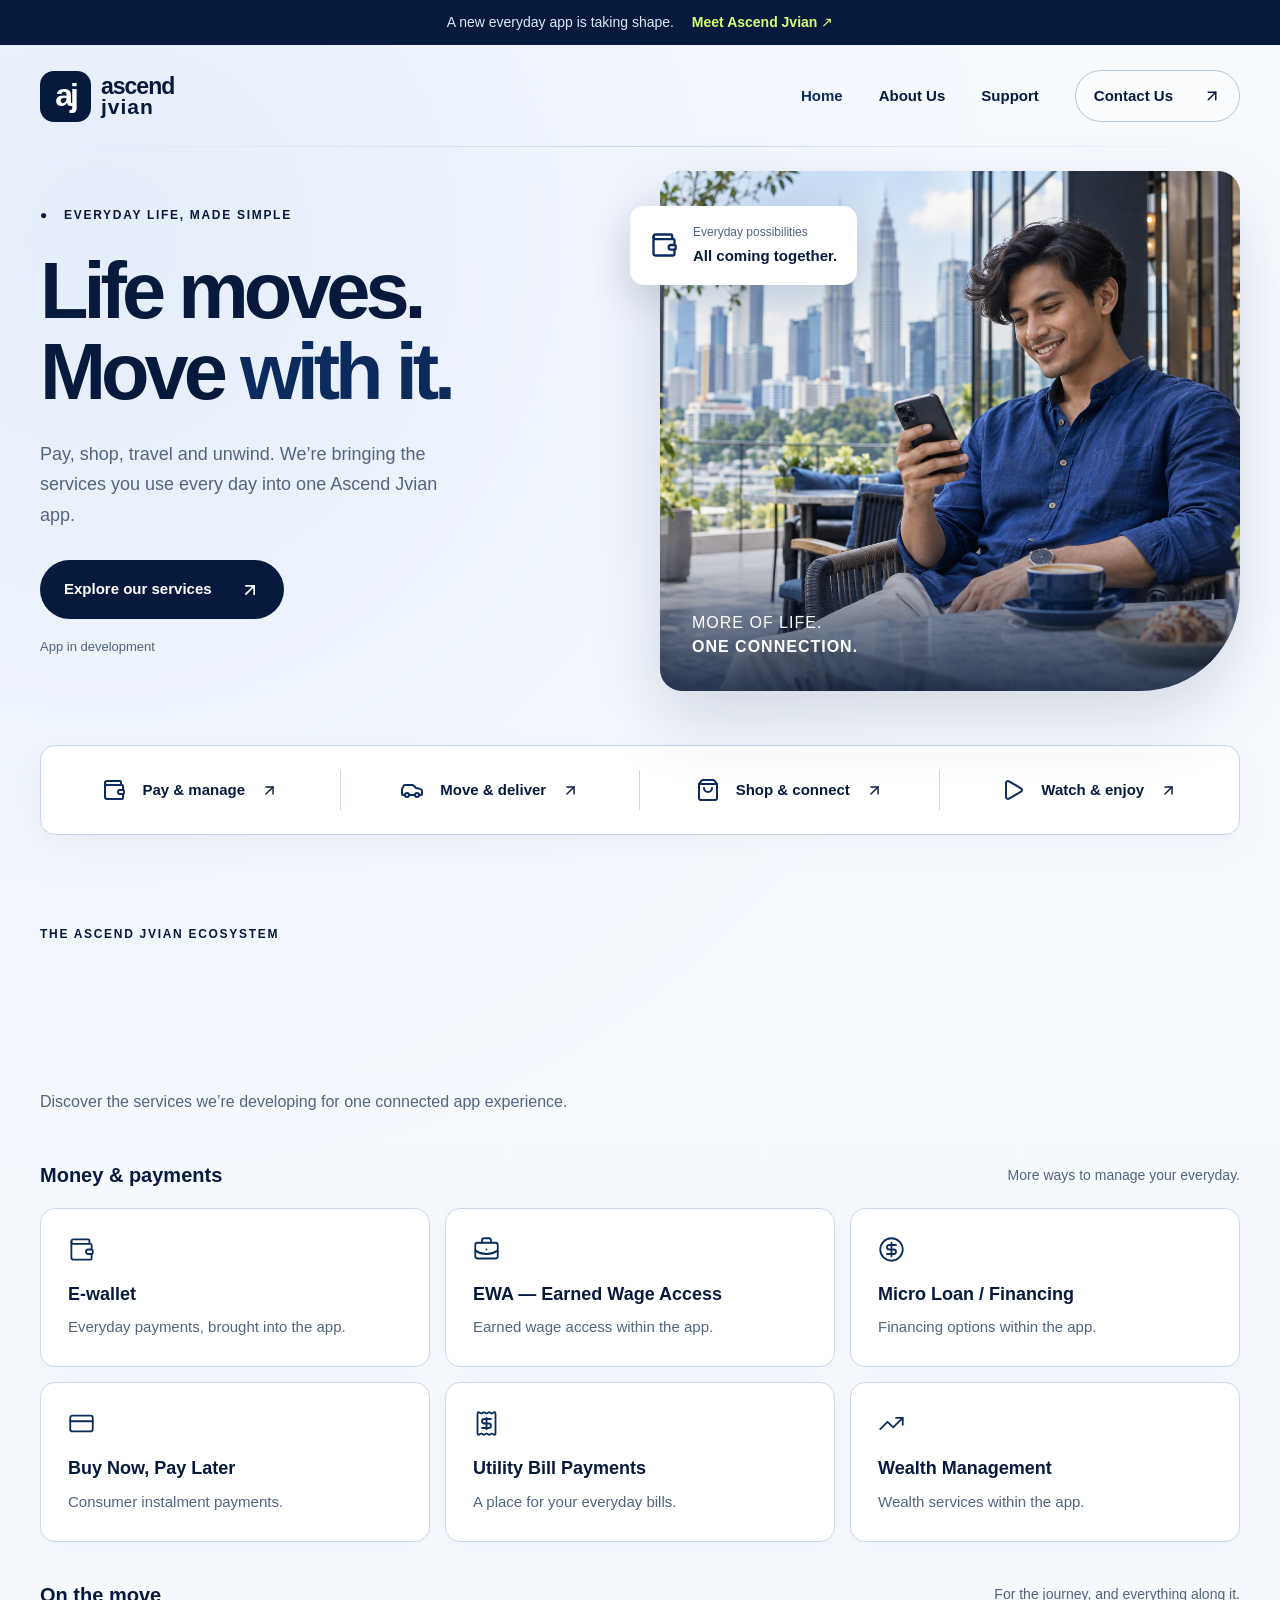
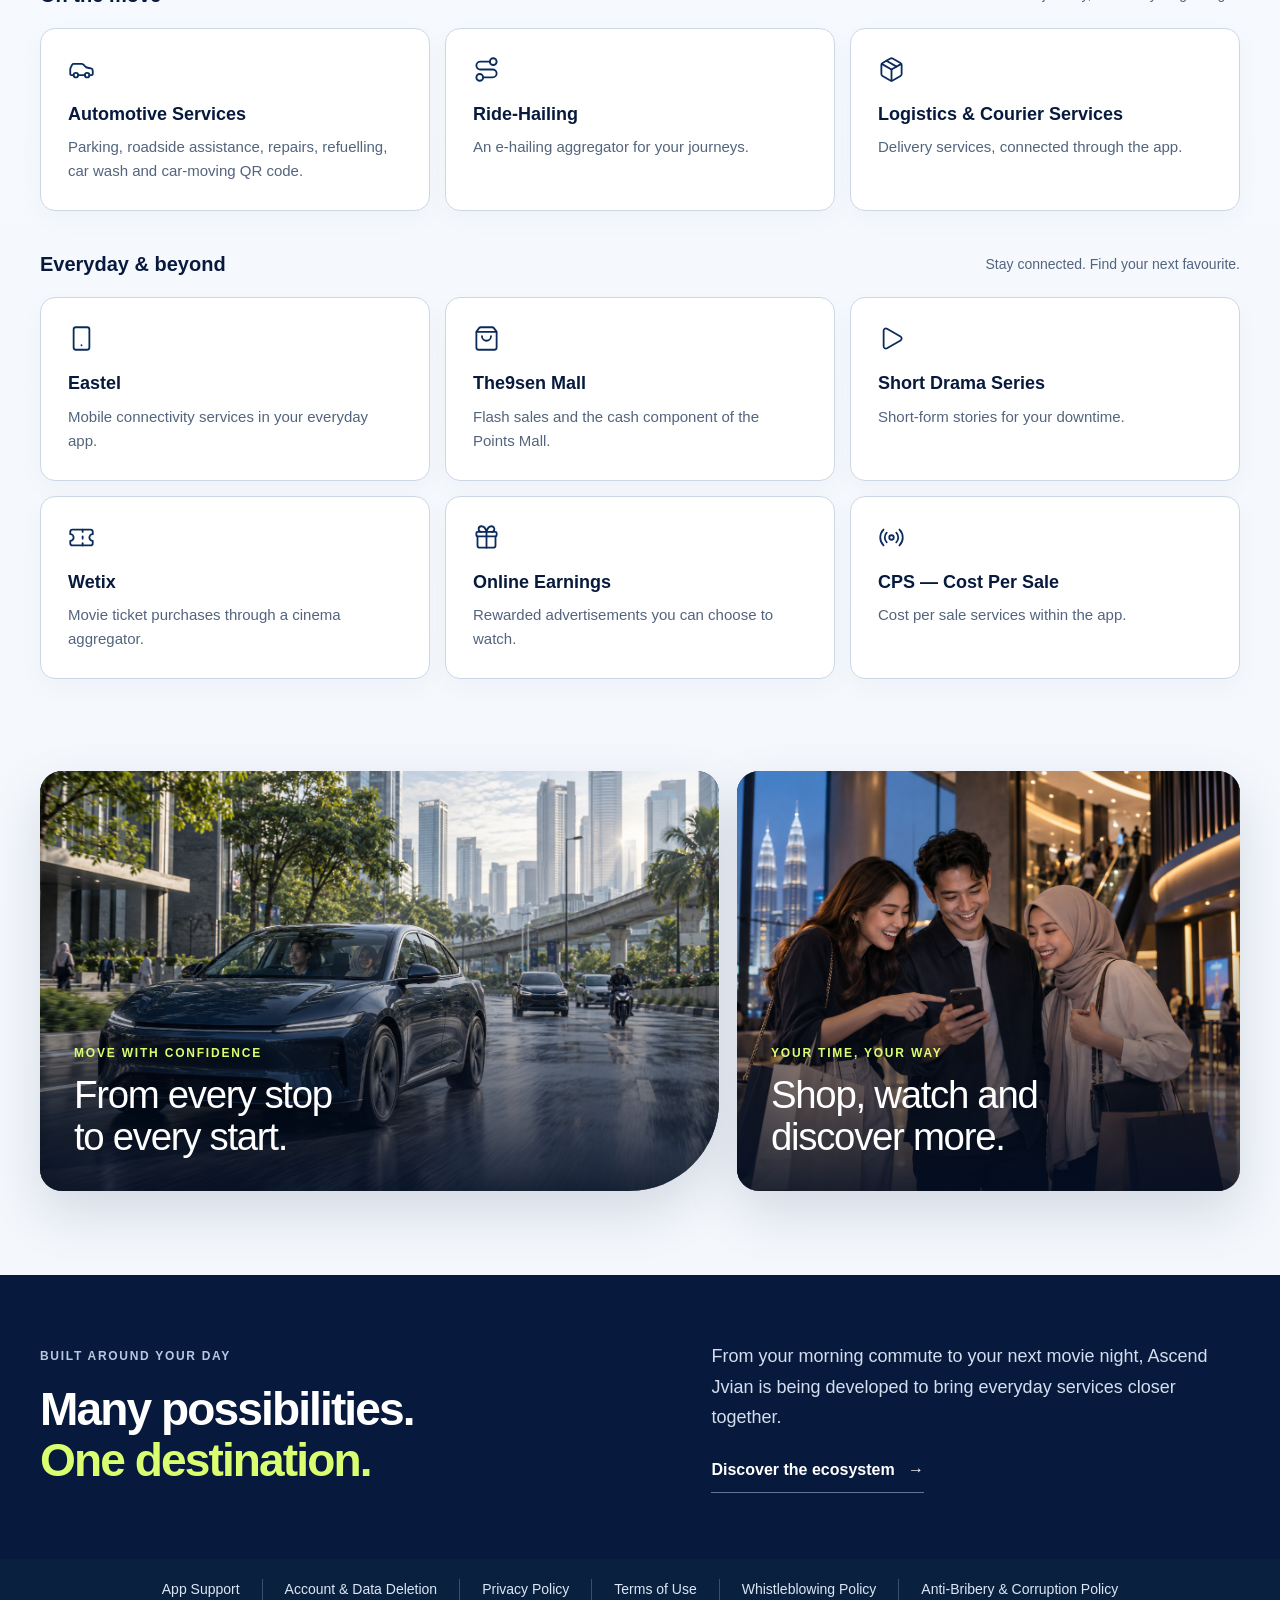
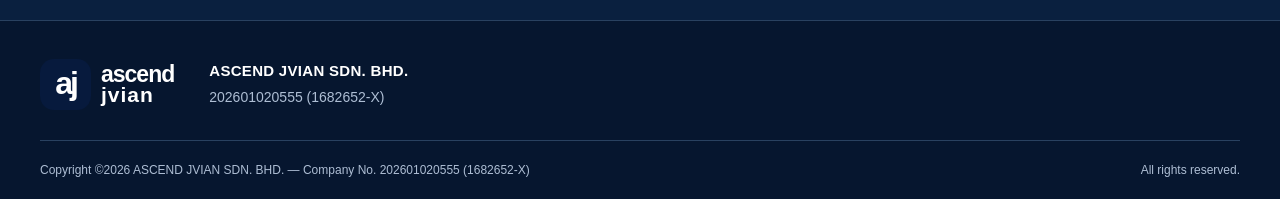
<file: index.html>
<!DOCTYPE html><html lang="en"><head><meta charSet="utf-8"/><meta name="viewport" content="width=device-width, initial-scale=1"/><link rel="preload" href="./lifestyle.png" as="image"/><link rel="preload" href="./mobility.png" as="image"/><link rel="preload" href="./lifestyle-discovery.png" as="image"/><title>Ascend Jvian | Your everyday, connected</title><meta name="description" content="Discover Ascend Jvian: an app in development bringing payments, mobility, shopping, connectivity and entertainment together."/>
<style>/*! tailwindcss v4.2.1 | MIT License | https://tailwindcss.com */
@layer properties{@supports (((-webkit-hyphens:none)) and (not (margin-trim:inline))) or ((-moz-orient:inline) and (not (color:rgb(from red r g b)))){:root,:host{--shimmer-angle:20deg}*,:before,:after{--tw-translate-x:0;--tw-translate-y:0;--tw-translate-z:0;--tw-rotate-x:initial;--tw-rotate-y:initial;--tw-rotate-z:initial;--tw-skew-x:initial;--tw-skew-y:initial;--tw-scroll-snap-strictness:proximity;--tw-space-x-reverse:0;--tw-border-style:solid;--tw-leading:initial;--tw-font-weight:initial;--tw-tracking:initial;--tw-ordinal:initial;--tw-slashed-zero:initial;--tw-numeric-figure:initial;--tw-numeric-spacing:initial;--tw-numeric-fraction:initial;--tw-shadow:0 0 #0000;--tw-shadow-color:initial;--tw-shadow-alpha:100%;--tw-inset-shadow:0 0 #0000;--tw-inset-shadow-color:initial;--tw-inset-shadow-alpha:100%;--tw-ring-color:initial;--tw-ring-shadow:0 0 #0000;--tw-inset-ring-color:initial;--tw-inset-ring-shadow:0 0 #0000;--tw-ring-inset:initial;--tw-ring-offset-width:0px;--tw-ring-offset-color:#fff;--tw-ring-offset-shadow:0 0 #0000;--tw-outline-style:solid;--tw-duration:initial;--tw-ease:initial;--tw-content:"";--tw-scale-x:1;--tw-scale-y:1;--tw-scale-z:1;--tw-blur:initial;--tw-brightness:initial;--tw-contrast:initial;--tw-grayscale:initial;--tw-hue-rotate:initial;--tw-invert:initial;--tw-opacity:initial;--tw-saturate:initial;--tw-sepia:initial;--tw-drop-shadow:initial;--tw-drop-shadow-color:initial;--tw-drop-shadow-alpha:100%;--tw-drop-shadow-size:initial;--tw-backdrop-blur:initial;--tw-backdrop-brightness:initial;--tw-backdrop-contrast:initial;--tw-backdrop-grayscale:initial;--tw-backdrop-hue-rotate:initial;--tw-backdrop-invert:initial;--tw-backdrop-opacity:initial;--tw-backdrop-saturate:initial;--tw-backdrop-sepia:initial;--tw-animation-delay:0s;--tw-animation-direction:normal;--tw-animation-duration:initial;--tw-animation-fill-mode:none;--tw-animation-iteration-count:1;--tw-enter-blur:0;--tw-enter-opacity:1;--tw-enter-rotate:0;--tw-enter-scale:1;--tw-enter-translate-x:0;--tw-enter-translate-y:0;--tw-exit-blur:0;--tw-exit-opacity:1;--tw-exit-rotate:0;--tw-exit-scale:1;--tw-exit-translate-x:0;--tw-exit-translate-y:0;--scroll-fade-t:0px;--scroll-fade-b:0px;--scroll-fade-s:0px;--scroll-fade-e:0px;--scroll-fade-mask:initial;--shimmer-image:initial;--shimmer-text-fill:initial}::backdrop{--tw-translate-x:0;--tw-translate-y:0;--tw-translate-z:0;--tw-rotate-x:initial;--tw-rotate-y:initial;--tw-rotate-z:initial;--tw-skew-x:initial;--tw-skew-y:initial;--tw-scroll-snap-strictness:proximity;--tw-space-x-reverse:0;--tw-border-style:solid;--tw-leading:initial;--tw-font-weight:initial;--tw-tracking:initial;--tw-ordinal:initial;--tw-slashed-zero:initial;--tw-numeric-figure:initial;--tw-numeric-spacing:initial;--tw-numeric-fraction:initial;--tw-shadow:0 0 #0000;--tw-shadow-color:initial;--tw-shadow-alpha:100%;--tw-inset-shadow:0 0 #0000;--tw-inset-shadow-color:initial;--tw-inset-shadow-alpha:100%;--tw-ring-color:initial;--tw-ring-shadow:0 0 #0000;--tw-inset-ring-color:initial;--tw-inset-ring-shadow:0 0 #0000;--tw-ring-inset:initial;--tw-ring-offset-width:0px;--tw-ring-offset-color:#fff;--tw-ring-offset-shadow:0 0 #0000;--tw-outline-style:solid;--tw-duration:initial;--tw-ease:initial;--tw-content:"";--tw-scale-x:1;--tw-scale-y:1;--tw-scale-z:1;--tw-blur:initial;--tw-brightness:initial;--tw-contrast:initial;--tw-grayscale:initial;--tw-hue-rotate:initial;--tw-invert:initial;--tw-opacity:initial;--tw-saturate:initial;--tw-sepia:initial;--tw-drop-shadow:initial;--tw-drop-shadow-color:initial;--tw-drop-shadow-alpha:100%;--tw-drop-shadow-size:initial;--tw-backdrop-blur:initial;--tw-backdrop-brightness:initial;--tw-backdrop-contrast:initial;--tw-backdrop-grayscale:initial;--tw-backdrop-hue-rotate:initial;--tw-backdrop-invert:initial;--tw-backdrop-opacity:initial;--tw-backdrop-saturate:initial;--tw-backdrop-sepia:initial;--tw-animation-delay:0s;--tw-animation-direction:normal;--tw-animation-duration:initial;--tw-animation-fill-mode:none;--tw-animation-iteration-count:1;--tw-enter-blur:0;--tw-enter-opacity:1;--tw-enter-rotate:0;--tw-enter-scale:1;--tw-enter-translate-x:0;--tw-enter-translate-y:0;--tw-exit-blur:0;--tw-exit-opacity:1;--tw-exit-rotate:0;--tw-exit-scale:1;--tw-exit-translate-x:0;--tw-exit-translate-y:0;--scroll-fade-t:0px;--scroll-fade-b:0px;--scroll-fade-s:0px;--scroll-fade-e:0px;--scroll-fade-mask:initial;--shimmer-image:initial;--shimmer-text-fill:initial}}}@layer theme{:root,:host{--font-mono:ui-monospace, SFMono-Regular, Menlo, Monaco, Consolas, "Liberation Mono", "Courier New", monospace;--color-black:#000;--color-white:#fff;--spacing:.25rem;--container-xs:20rem;--container-sm:24rem;--text-xs:.75rem;--text-xs--line-height:calc(1 / .75);--text-sm:.875rem;--text-sm--line-height:calc(1.25 / .875);--text-base:1rem;--text-base--line-height:calc(1.5 / 1);--font-weight-normal:400;--font-weight-medium:500;--tracking-tight:-.025em;--tracking-widest:.1em;--leading-tight:1.25;--leading-snug:1.375;--leading-normal:1.5;--leading-relaxed:1.625;--radius-sm:.25rem;--radius-md:.375rem;--radius-lg:.5rem;--radius-xl:.75rem;--radius-2xl:1rem;--radius-4xl:2rem;--ease-out:cubic-bezier(0, 0, .2, 1);--ease-in-out:cubic-bezier(.4, 0, .2, 1);--animate-spin:spin 1s linear infinite;--animate-pulse:pulse 2s cubic-bezier(.4, 0, .6, 1) infinite;--blur-xs:4px;--aspect-video:16 / 9;--default-transition-duration:.15s;--default-transition-timing-function:cubic-bezier(.4, 0, .2, 1);--default-font-family:Arial,Helvetica,sans-serif;--default-mono-font-family:var(--font-mono)}}@layer base{*,:after,:before{box-sizing:border-box;border:0 solid;margin:0;padding:0}::backdrop{box-sizing:border-box;border:0 solid;margin:0;padding:0}::file-selector-button{box-sizing:border-box;border:0 solid;margin:0;padding:0}html,:host{-webkit-text-size-adjust:100%;tab-size:4;line-height:1.5;font-family:var(--default-font-family,ui-sans-serif, system-ui, sans-serif, "Apple Color Emoji", "Segoe UI Emoji", "Segoe UI Symbol", "Noto Color Emoji");font-feature-settings:var(--default-font-feature-settings,normal);font-variation-settings:var(--default-font-variation-settings,normal);-webkit-tap-highlight-color:transparent}hr{height:0;color:inherit;border-top-width:1px}abbr:where([title]){-webkit-text-decoration:underline dotted;text-decoration:underline dotted}h1,h2,h3,h4,h5,h6{font-size:inherit;font-weight:inherit}a{color:inherit;-webkit-text-decoration:inherit;-webkit-text-decoration:inherit;-webkit-text-decoration:inherit;-webkit-text-decoration:inherit;text-decoration:inherit}b,strong{font-weight:bolder}code,kbd,samp,pre{font-family:var(--default-mono-font-family,ui-monospace, SFMono-Regular, Menlo, Monaco, Consolas, "Liberation Mono", "Courier New", monospace);font-feature-settings:var(--default-mono-font-feature-settings,normal);font-variation-settings:var(--default-mono-font-variation-settings,normal);font-size:1em}small{font-size:80%}sub,sup{vertical-align:baseline;font-size:75%;line-height:0;position:relative}sub{bottom:-.25em}sup{top:-.5em}table{text-indent:0;border-color:inherit;border-collapse:collapse}:-moz-focusring{outline:auto}progress{vertical-align:baseline}summary{display:list-item}ol,ul,menu{list-style:none}img,svg,video,canvas,audio,iframe,embed,object{vertical-align:middle;display:block}img,video{max-width:100%;height:auto}button,input,select,optgroup,textarea{font:inherit;font-feature-settings:inherit;font-variation-settings:inherit;letter-spacing:inherit;color:inherit;opacity:1;background-color:#0000;border-radius:0}::file-selector-button{font:inherit;font-feature-settings:inherit;font-variation-settings:inherit;letter-spacing:inherit;color:inherit;opacity:1;background-color:#0000;border-radius:0}:where(select:is([multiple],[size])) optgroup{font-weight:bolder}:where(select:is([multiple],[size])) optgroup option{padding-inline-start:20px}::file-selector-button{margin-inline-end:4px}::placeholder{opacity:1}@supports (not ((-webkit-appearance:-apple-pay-button))) or (contain-intrinsic-size:1px){::placeholder{color:currentColor}@supports (color:color-mix(in lab, red, red)){::placeholder{color:color-mix(in oklab, currentcolor 50%, transparent)}}}textarea{resize:vertical}::-webkit-search-decoration{-webkit-appearance:none}::-webkit-date-and-time-value{min-height:1lh;text-align:inherit}::-webkit-datetime-edit{display:inline-flex}::-webkit-datetime-edit-fields-wrapper{padding:0}::-webkit-datetime-edit{padding-block:0}::-webkit-datetime-edit-year-field{padding-block:0}::-webkit-datetime-edit-month-field{padding-block:0}::-webkit-datetime-edit-day-field{padding-block:0}::-webkit-datetime-edit-hour-field{padding-block:0}::-webkit-datetime-edit-minute-field{padding-block:0}::-webkit-datetime-edit-second-field{padding-block:0}::-webkit-datetime-edit-millisecond-field{padding-block:0}::-webkit-datetime-edit-meridiem-field{padding-block:0}::-webkit-calendar-picker-indicator{line-height:1}:-moz-ui-invalid{box-shadow:none}button,input:where([type=button],[type=reset],[type=submit]){-webkit-appearance:button;appearance:button}::file-selector-button{-webkit-appearance:button;appearance:button}::-webkit-inner-spin-button{height:auto}::-webkit-outer-spin-button{height:auto}[hidden]:where(:not([hidden=until-found])){display:none!important}}@layer components;@layer utilities{.\@container\/card-header{container:card-header/inline-size}.\@container\/field-group{container:field-group/inline-size}.\@container{container-type:inline-size}.pointer-events-auto{pointer-events:auto}.pointer-events-none{pointer-events:none}.invisible{visibility:hidden}.sr-only{clip-path:inset(50%);white-space:nowrap;border-width:0;width:1px;height:1px;margin:-1px;padding:0;position:absolute;overflow:hidden}.absolute{position:absolute}.fixed{position:fixed}.relative{position:relative}.static{position:static}.inset-0{inset:calc(var(--spacing) * 0)}.inset-x-0{inset-inline:calc(var(--spacing) * 0)}.inset-x-4{inset-inline:calc(var(--spacing) * 4)}.inset-y-0{inset-block:calc(var(--spacing) * 0)}.inset-s-1{inset-inline-start:calc(var(--spacing) * 1)}.inset-s-1\/2{inset-inline-start:50%}.start{inset-inline-start:var(--spacing)}.end{inset-inline-end:var(--spacing)}.-top-12{top:calc(var(--spacing) * -12)}.top-0{top:calc(var(--spacing) * 0)}.top-1{top:calc(var(--spacing) * 1)}.top-1\.5{top:calc(var(--spacing) * 1.5)}.top-1\/2{top:50%}.top-1\/3{top:33.3333%}.top-2{top:calc(var(--spacing) * 2)}.top-3{top:calc(var(--spacing) * 3)}.top-3\.5{top:calc(var(--spacing) * 3.5)}.top-\[60\%\]{top:60%}.top-full{top:100%}.top-px{top:1px}.-right-12{right:calc(var(--spacing) * -12)}.right-0{right:calc(var(--spacing) * 0)}.right-1{right:calc(var(--spacing) * 1)}.right-2{right:calc(var(--spacing) * 2)}.right-2\.5{right:calc(var(--spacing) * 2.5)}.right-3{right:calc(var(--spacing) * 3)}.-bottom-12{bottom:calc(var(--spacing) * -12)}.bottom-0{bottom:calc(var(--spacing) * 0)}.bottom-4{bottom:calc(var(--spacing) * 4)}.-left-12{left:calc(var(--spacing) * -12)}.left-1{left:calc(var(--spacing) * 1)}.left-1\.5{left:calc(var(--spacing) * 1.5)}.left-1\/2{left:50%}.left-3{left:calc(var(--spacing) * 3)}.isolate{isolation:isolate}.z-0{z-index:0}.z-1{z-index:1}.z-10{z-index:10}.z-20{z-index:20}.z-50{z-index:50}.z-\[calc\(1000-var\(--toast-index\)\)\]{z-index:calc(1000 - var(--toast-index))}.order-first{order:-9999}.order-last{order:9999}.col-start-2{grid-column-start:2}.row-span-2{grid-row:span 2/span 2}.row-start-1{grid-row-start:1}.m-\(--drawer-inset\,0px\){margin:var(--drawer-inset,0px)}.-mx-1{margin-inline:calc(var(--spacing) * -1)}.-mx-4{margin-inline:calc(var(--spacing) * -4)}.mx-2{margin-inline:calc(var(--spacing) * 2)}.mx-3{margin-inline:calc(var(--spacing) * 3)}.mx-3\.5{margin-inline:calc(var(--spacing) * 3.5)}.mx-auto{margin-inline:auto}.-my-2{margin-block:calc(var(--spacing) * -2)}.my-0{margin-block:calc(var(--spacing) * 0)}.my-0\.5{margin-block:calc(var(--spacing) * .5)}.my-1{margin-block:calc(var(--spacing) * 1)}.my-2{margin-block:calc(var(--spacing) * 2)}.my-auto{margin-block:auto}.-mt-4{margin-top:calc(var(--spacing) * -4)}.mt-0{margin-top:calc(var(--spacing) * 0)}.mt-0\.5{margin-top:calc(var(--spacing) * .5)}.mt-2{margin-top:calc(var(--spacing) * 2)}.mt-4{margin-top:calc(var(--spacing) * 4)}.mt-auto{margin-top:auto}.-mb-4{margin-bottom:calc(var(--spacing) * -4)}.mb-1{margin-bottom:calc(var(--spacing) * 1)}.mb-1\.5{margin-bottom:calc(var(--spacing) * 1.5)}.mb-2{margin-bottom:calc(var(--spacing) * 2)}.-ml-1{margin-left:calc(var(--spacing) * -1)}.-ml-4{margin-left:calc(var(--spacing) * -4)}.ml-1{margin-left:calc(var(--spacing) * 1)}.ml-4{margin-left:calc(var(--spacing) * 4)}.ml-auto{margin-left:auto}.line-clamp-1{-webkit-line-clamp:1;-webkit-box-orient:vertical;display:-webkit-box;overflow:hidden}.line-clamp-2{-webkit-line-clamp:2;-webkit-box-orient:vertical;display:-webkit-box;overflow:hidden}.no-scrollbar{-ms-overflow-style:none;scrollbar-width:none}.no-scrollbar::-webkit-scrollbar{display:none}.block{display:block}.contents{display:contents}.flex{display:flex}.grid{display:grid}.hidden{display:none}.inline-flex{display:inline-flex}.table{display:table}.table-caption{display:table-caption}.table-cell{display:table-cell}.table-row{display:table-row}.field-sizing-content{field-sizing:content}.aspect-\(--ratio\){aspect-ratio:var(--ratio)}.aspect-square{aspect-ratio:1}.aspect-video{aspect-ratio:var(--aspect-video)}.size-\(--cell-size\){width:var(--cell-size);height:var(--cell-size)}.size-2{width:calc(var(--spacing) * 2);height:calc(var(--spacing) * 2)}.size-2\.5{width:calc(var(--spacing) * 2.5);height:calc(var(--spacing) * 2.5)}.size-3{width:calc(var(--spacing) * 3);height:calc(var(--spacing) * 3)}.size-4{width:calc(var(--spacing) * 4);height:calc(var(--spacing) * 4)}.size-5{width:calc(var(--spacing) * 5);height:calc(var(--spacing) * 5)}.size-6{width:calc(var(--spacing) * 6);height:calc(var(--spacing) * 6)}.size-7{width:calc(var(--spacing) * 7);height:calc(var(--spacing) * 7)}.size-8{width:calc(var(--spacing) * 8);height:calc(var(--spacing) * 8)}.size-9{width:calc(var(--spacing) * 9);height:calc(var(--spacing) * 9)}.size-10{width:calc(var(--spacing) * 10);height:calc(var(--spacing) * 10)}.size-auto{width:auto;height:auto}.size-full{width:100%;height:100%}.h-\(--accordion-panel-height\){height:var(--accordion-panel-height)}.h-\(--cell-size\){height:var(--cell-size)}.h-\(--drawer-content-height\){height:var(--drawer-content-height)}.h-\(--height\){height:var(--height)}.h-\(--popup-height\){height:var(--popup-height)}.h-\(--positioner-height\){height:var(--positioner-height)}.h-1{height:calc(var(--spacing) * 1)}.h-1\.5{height:calc(var(--spacing) * 1.5)}.h-2{height:calc(var(--spacing) * 2)}.h-2\.5{height:calc(var(--spacing) * 2.5)}.h-4{height:calc(var(--spacing) * 4)}.h-5{height:calc(var(--spacing) * 5)}.h-6{height:calc(var(--spacing) * 6)}.h-7{height:calc(var(--spacing) * 7)}.h-8{height:calc(var(--spacing) * 8)}.h-8\!{height:calc(var(--spacing) * 8)!important}.h-9{height:calc(var(--spacing) * 9)}.h-10{height:calc(var(--spacing) * 10)}.h-12{height:calc(var(--spacing) * 12)}.h-\[calc\(--spacing\(5\.25\)\)\]{height:calc(calc(var(--spacing) * 5.25))}.h-\[calc\(100\%-1px\)\]{height:calc(100% - 1px)}.h-auto{height:auto}.h-full{height:100%}.h-max{height:max-content}.h-px{height:1px}.h-svh{height:100svh}.max-h-\(--available-height\){max-height:var(--available-height)}.max-h-\(--drawer-content-max-height\,none\){max-height:var(--drawer-content-max-height,none)}.max-h-72{max-height:calc(var(--spacing) * 72)}.max-h-\[min\(calc\(--spacing\(72\)---spacing\(9\)\)\,calc\(var\(--available-height\)---spacing\(9\)\)\)\]{max-height:min(calc(calc(var(--spacing) * 72) - calc(var(--spacing) * 9)), calc(var(--available-height) - calc(var(--spacing) * 9)))}.min-h-0{min-height:calc(var(--spacing) * 0)}.min-h-4{min-height:calc(var(--spacing) * 4)}.min-h-8{min-height:calc(var(--spacing) * 8)}.min-h-16{min-height:calc(var(--spacing) * 16)}.min-h-dvh{min-height:100dvh}.min-h-full{min-height:100%}.min-h-svh{min-height:100svh}.w-\(--anchor-width\){width:var(--anchor-width)}.w-\(--cell-size\){width:var(--cell-size)}.w-\(--drawer-content-width\,auto\){width:var(--drawer-content-width,auto)}.w-\(--popup-width\){width:var(--popup-width)}.w-\(--positioner-width\){width:var(--positioner-width)}.w-\(--sidebar-width\){width:var(--sidebar-width)}.w-0{width:calc(var(--spacing) * 0)}.w-1{width:calc(var(--spacing) * 1)}.w-2{width:calc(var(--spacing) * 2)}.w-2\.5{width:calc(var(--spacing) * 2.5)}.w-4{width:calc(var(--spacing) * 4)}.w-5{width:calc(var(--spacing) * 5)}.w-10{width:calc(var(--spacing) * 10)}.w-24{width:calc(var(--spacing) * 24)}.w-64{width:calc(var(--spacing) * 64)}.w-72{width:calc(var(--spacing) * 72)}.w-auto{width:auto}.w-fit{width:fit-content}.w-full{width:100%}.w-max{width:max-content}.w-px{width:1px}.max-w-\(--available-width\){max-width:var(--available-width)}.max-w-\(--skeleton-width\){max-width:var(--skeleton-width)}.max-w-\[80\%\]{max-width:80%}.max-w-\[calc\(100\%-2rem\)\]{max-width:calc(100% - 2rem)}.max-w-full{max-width:100%}.max-w-max{max-width:max-content}.max-w-sm{max-width:var(--container-sm)}.max-w-xs{max-width:var(--container-xs)}.min-w-\(--cell-size\){min-width:var(--cell-size)}.min-w-0{min-width:calc(var(--spacing) * 0)}.min-w-5{min-width:calc(var(--spacing) * 5)}.min-w-7{min-width:calc(var(--spacing) * 7)}.min-w-8{min-width:calc(var(--spacing) * 8)}.min-w-9{min-width:calc(var(--spacing) * 9)}.min-w-16{min-width:calc(var(--spacing) * 16)}.min-w-32{min-width:calc(var(--spacing) * 32)}.min-w-36{min-width:calc(var(--spacing) * 36)}.min-w-40{min-width:calc(var(--spacing) * 40)}.min-w-\[96px\]{min-width:96px}.min-w-\[calc\(var\(--anchor-width\)\+--spacing\(7\)\)\]{min-width:calc(var(--anchor-width) + calc(var(--spacing) * 7))}.flex-1{flex:1}.shrink-0{flex-shrink:0}.grow{flex-grow:1}.grow-0{flex-grow:0}.basis-full{flex-basis:100%}.caption-bottom{caption-side:bottom}.border-collapse{border-collapse:collapse}.origin-\(--transform-origin\){transform-origin:var(--transform-origin)}.origin-bottom{transform-origin:bottom}.-translate-x-1{--tw-translate-x:calc(var(--spacing) * -1);translate:var(--tw-translate-x) var(--tw-translate-y)}.-translate-x-1\/2{--tw-translate-x:calc(calc(1 / 2 * 100%) * -1);translate:var(--tw-translate-x) var(--tw-translate-y)}.-translate-x-px{--tw-translate-x:-1px;translate:var(--tw-translate-x) var(--tw-translate-y)}.translate-x-px{--tw-translate-x:1px;translate:var(--tw-translate-x) var(--tw-translate-y)}.-translate-y-1{--tw-translate-y:calc(var(--spacing) * -1);translate:var(--tw-translate-x) var(--tw-translate-y)}.-translate-y-1\/2{--tw-translate-y:calc(calc(1 / 2 * 100%) * -1);translate:var(--tw-translate-x) var(--tw-translate-y)}.-translate-y-3{--tw-translate-y:calc(var(--spacing) * -3);translate:var(--tw-translate-x) var(--tw-translate-y)}.-translate-y-3\/4{--tw-translate-y:calc(calc(3 / 4 * 100%) * -1);translate:var(--tw-translate-x) var(--tw-translate-y)}.translate-y-0{--tw-translate-y:calc(var(--spacing) * 0);translate:var(--tw-translate-x) var(--tw-translate-y)}.translate-y-3{--tw-translate-y:calc(var(--spacing) * 3);translate:var(--tw-translate-x) var(--tw-translate-y)}.translate-y-3\/4{--tw-translate-y:calc(3 / 4 * 100%);translate:var(--tw-translate-x) var(--tw-translate-y)}.translate-y-\[calc\(-50\%-2px\)\]{--tw-translate-y:calc(-50% - 2px);translate:var(--tw-translate-x) var(--tw-translate-y)}.rotate-45{rotate:45deg}.rotate-90{rotate:90deg}.\[transform\:translateX\(var\(--toast-swipe-movement-x\)\)_translateY\(calc\(var\(--toast-swipe-movement-y\)-\(var\(--toast-index\)\*var\(--peek\)\)-\(var\(--shrink\)\*var\(--height\)\)\)\)_scale\(var\(--scale\)\)\]{transform:translateX(var(--toast-swipe-movement-x)) translateY(calc(var(--toast-swipe-movement-y) - (var(--toast-index) * var(--peek)) - (var(--shrink) * var(--height)))) scale(var(--scale))}.transform-\[translate3d\(var\(--translate-x\,0px\)\,var\(--translate-y\,0px\)\,0\)_scale\(var\(--stack-scale\)\)\]{transform:translate3d(var(--translate-x,0px),var(--translate-y,0px),0) scale(var(--stack-scale))}.shimmer{--_spread:var(--shimmer-spread,calc(3ch + 40px));--_base:currentColor;--_highlight:var(--shimmer-color,oklch(from currentColor l c h / calc(alpha* .2)));background-image:var(--shimmer-image,linear-gradient(calc(90deg + var(--shimmer-angle)), var(--_base) calc(50% - var(--_spread)), var(--_highlight) calc(50% - var(--_spread) * .5), var(--_highlight) 50%, var(--_highlight) calc(50% + var(--_spread) * .5), var(--_base) calc(50% + var(--_spread))))}@supports (color:color-mix(in lab, red, red)){.shimmer{background-image:var(--shimmer-image,linear-gradient(calc(90deg + var(--shimmer-angle)), var(--_base) calc(50% - var(--_spread)), color-mix(in oklch, var(--_highlight), var(--_base) 50%) calc(50% - var(--_spread) * .5), var(--_highlight) 50%, color-mix(in oklch, var(--_highlight), var(--_base) 50%) calc(50% + var(--_spread) * .5), var(--_base) calc(50% + var(--_spread))))}}.shimmer{background-repeat:no-repeat;background-size:calc(200% + var(--_spread) * 2) 100%;-webkit-text-fill-color:var(--shimmer-text-fill,transparent);animation:tw-shimmer var(--shimmer-duration,2s) linear infinite;background-position:0 0;-webkit-background-clip:text;background-clip:text}@media (prefers-color-scheme:dark){.shimmer{--_highlight:var(--shimmer-color,oklch(from currentColor max(.8, calc(l + .4)) c h / calc(alpha + .4)))}}.shimmer:where([dir=rtl],[dir=rtl] *){animation-direction:reverse}.scroll-fade-x{--_scroll-fade-size-s:var(--scroll-fade-s-size,var(--scroll-fade-size,min(12%, calc(var(--spacing) * 10))));--_scroll-fade-size-e:var(--scroll-fade-e-size,var(--scroll-fade-size,min(12%, calc(var(--spacing) * 10))));--scroll-fade-inline:linear-gradient(to right, transparent 0, #000 var(--scroll-fade-s,0px), #000 calc(100% - var(--scroll-fade-e,0px)), transparent 100%)}.scroll-fade-x:where([dir=rtl],[dir=rtl] *){--scroll-fade-inline:linear-gradient(to left, transparent 0, #000 var(--scroll-fade-s,0px), #000 calc(100% - var(--scroll-fade-e,0px)), transparent 100%)}.scroll-fade-x{-webkit-mask-image:var(--scroll-fade-mask,var(--scroll-fade-inline));-webkit-mask-image:var(--scroll-fade-mask,var(--scroll-fade-inline));-webkit-mask-image:var(--scroll-fade-mask,var(--scroll-fade-inline));-webkit-mask-image:var(--scroll-fade-mask,var(--scroll-fade-inline));mask-image:var(--scroll-fade-mask,var(--scroll-fade-inline));-webkit-mask-composite:source-in;-webkit-mask-composite:source-in;-webkit-mask-composite:source-in;-webkit-mask-repeat:no-repeat;mask-repeat:no-repeat;-webkit-mask-composite:source-in;mask-composite:intersect}@supports (animation-timeline:scroll()){.scroll-fade-x{animation:1ms ease-in-out scroll-fade-reveal-s,1ms ease-in-out scroll-fade-reveal-e;animation-timeline:scroll(self inline),scroll(self inline);animation-range:0 var(--scroll-fade-reveal,calc(var(--spacing) * 24)), calc(100% - var(--scroll-fade-reveal,calc(var(--spacing) * 24))) 100%;animation-fill-mode:both}}@supports not (animation-timeline:scroll()){.scroll-fade-x{--scroll-fade-s:var(--_scroll-fade-size-s);--scroll-fade-e:var(--_scroll-fade-size-e)}}.scroll-fade-b{--_scroll-fade-size-b:var(--scroll-fade-b-size,var(--scroll-fade-size,min(12%, calc(var(--spacing) * 10))));--scroll-fade-mask:linear-gradient(to bottom, #000 0, #000 calc(100% - var(--scroll-fade-b,0px)), transparent 100%);-webkit-mask-image:var(--scroll-fade-mask);-webkit-mask-image:var(--scroll-fade-mask);-webkit-mask-image:var(--scroll-fade-mask);-webkit-mask-image:var(--scroll-fade-mask);mask-image:var(--scroll-fade-mask);-webkit-mask-composite:source-in;-webkit-mask-composite:source-in;-webkit-mask-composite:source-in;-webkit-mask-repeat:no-repeat;mask-repeat:no-repeat;-webkit-mask-composite:source-in;mask-composite:intersect}@supports (animation-timeline:scroll()){.scroll-fade-b{animation:1ms ease-in-out scroll-fade-reveal-b;animation-timeline:scroll(self y);animation-range:calc(100% - var(--scroll-fade-reveal,calc(var(--spacing) * 24))) 100%;animation-fill-mode:both}}@supports not (animation-timeline:scroll()){.scroll-fade-b{--scroll-fade-b:var(--_scroll-fade-size-b)}}.animate-caret-blink{animation:1.25s ease-out infinite caret-blink}.animate-pulse{animation:var(--animate-pulse)}.animate-spin{animation:var(--animate-spin)}.cursor-default{cursor:default}.cursor-grab{cursor:grab}.cursor-text{cursor:text}.touch-manipulation{touch-action:manipulation}.touch-none{touch-action:none}.resize-none{resize:none}.snap-x{scroll-snap-type:x var(--tw-scroll-snap-strictness)}.snap-mandatory{--tw-scroll-snap-strictness:mandatory}.scroll-my-1{scroll-margin-block:calc(var(--spacing) * 1)}.scroll-px-1{scroll-padding-inline:calc(var(--spacing) * 1)}.scroll-py-1{scroll-padding-block:calc(var(--spacing) * 1)}.list-disc{list-style-type:disc}.list-none{list-style-type:none}.appearance-none{-webkit-appearance:none;appearance:none}.auto-rows-min{grid-auto-rows:min-content}.grid-rows-\[auto_1fr\]{grid-template-rows:auto 1fr}.flex-col{flex-direction:column}.flex-col-reverse{flex-direction:column-reverse}.flex-row{flex-direction:row}.flex-wrap{flex-wrap:wrap}.place-content-center{place-content:center}.place-items-center{place-items:center}.items-center{align-items:center}.items-end{align-items:flex-end}.items-start{align-items:flex-start}.items-stretch{align-items:stretch}.justify-between{justify-content:space-between}.justify-center{justify-content:center}.justify-start{justify-content:flex-start}.gap-\(--card-spacing\){gap:var(--card-spacing)}.gap-0{gap:calc(var(--spacing) * 0)}.gap-0\.5{gap:calc(var(--spacing) * .5)}.gap-1{gap:calc(var(--spacing) * 1)}.gap-1\.5{gap:calc(var(--spacing) * 1.5)}.gap-2{gap:calc(var(--spacing) * 2)}.gap-2\.5{gap:calc(var(--spacing) * 2.5)}.gap-3{gap:calc(var(--spacing) * 3)}.gap-4{gap:calc(var(--spacing) * 4)}.gap-5{gap:calc(var(--spacing) * 5)}.gap-6{gap:calc(var(--spacing) * 6)}.gap-\[--spacing\(var\(--gap\)\)\]{gap:calc(var(--spacing) * var(--gap))}:where(.-space-x-2>:not(:last-child)){--tw-space-x-reverse:0;margin-inline-start:calc(calc(var(--spacing) * -2) * var(--tw-space-x-reverse));margin-inline-end:calc(calc(var(--spacing) * -2) * calc(1 - var(--tw-space-x-reverse)))}.self-end{align-self:flex-end}.self-start{align-self:flex-start}.self-stretch{align-self:stretch}.justify-self-end{justify-self:flex-end}.truncate{text-overflow:ellipsis;white-space:nowrap;overflow:hidden}.overflow-auto{overflow:auto}.overflow-hidden{overflow:hidden}.overflow-x-auto{overflow-x:auto}.overflow-x-hidden{overflow-x:hidden}.overflow-y-auto{overflow-y:auto}.overscroll-contain{overscroll-behavior:contain}.overscroll-x-contain{overscroll-behavior-x:contain}.rounded-\(--cell-radius\){border-radius:var(--cell-radius)}.rounded-2xl{border-radius:var(--radius-2xl)}.rounded-4xl{border-radius:var(--radius-4xl)}.rounded-\[2px\]{border-radius:2px}.rounded-\[4px\]{border-radius:4px}.rounded-\[calc\(var\(--radius\)-3px\)\]{border-radius:calc(var(--radius) - 3px)}.rounded-\[inherit\]{border-radius:inherit}.rounded-\[min\(var\(--radius-md\)\,10px\)\]{border-radius:min(var(--radius-md), 10px)}.rounded-\[min\(var\(--radius-md\)\,12px\)\]{border-radius:min(var(--radius-md), 12px)}.rounded-full{border-radius:2147483647px}.rounded-lg{border-radius:var(--radius-lg)}.rounded-lg\!{border-radius:var(--radius-lg)!important}.rounded-md{border-radius:var(--radius-md)}.rounded-none{border-radius:0}.rounded-sm{border-radius:var(--radius-sm)}.rounded-xl{border-radius:var(--radius-xl)}.rounded-xl\!{border-radius:var(--radius-xl)!important}.rounded-t-xl{border-top-left-radius:var(--radius-xl);border-top-right-radius:var(--radius-xl)}.rounded-l-\(--cell-radius\){border-top-left-radius:var(--cell-radius);border-bottom-left-radius:var(--cell-radius)}.rounded-tl-sm{border-top-left-radius:var(--radius-sm)}.rounded-r-\(--cell-radius\){border-top-right-radius:var(--cell-radius);border-bottom-right-radius:var(--cell-radius)}.rounded-b-xl{border-bottom-right-radius:var(--radius-xl);border-bottom-left-radius:var(--radius-xl)}.border{border-style:var(--tw-border-style);border-width:1px}.border-0{border-style:var(--tw-border-style);border-width:0}.border-\[1\.5px\]{border-style:var(--tw-border-style);border-width:1.5px}.border-y{border-block-style:var(--tw-border-style);border-block-width:1px}.border-t{border-top-style:var(--tw-border-style);border-top-width:1px}.border-r{border-right-style:var(--tw-border-style);border-right-width:1px}.border-b{border-bottom-style:var(--tw-border-style);border-bottom-width:1px}.border-l{border-left-style:var(--tw-border-style);border-left-width:1px}.border-dashed{--tw-border-style:dashed;border-style:dashed}.border-none{--tw-border-style:none;border-style:none}.border-\(--color-border\){border-color:var(--color-border)}.border-transparent{border-color:#0000}.bg-\(--color-bg\){background-color:var(--color-bg)}.bg-\[Canvas\]{background-color:canvas}.bg-background{background-color:var(--background)}.bg-black{background-color:var(--color-black)}.bg-black\/10{background-color:#0000001a}@supports (color:color-mix(in lab, red, red)){.bg-black\/10{background-color:color-mix(in oklab, var(--color-black) 10%, transparent)}}.bg-foreground{background-color:var(--foreground)}.bg-primary{background-color:var(--primary)}.bg-transparent{background-color:#0000}.bg-white{background-color:var(--color-white)}.bg-clip-padding{background-clip:padding-box}.fill-foreground{fill:var(--foreground)}.object-cover{object-fit:cover}.p-\(--card-spacing\){padding:var(--card-spacing)}.p-0{padding:calc(var(--spacing) * 0)}.p-1{padding:calc(var(--spacing) * 1)}.p-2{padding:calc(var(--spacing) * 2)}.p-2\.5{padding:calc(var(--spacing) * 2.5)}.p-4{padding:calc(var(--spacing) * 4)}.p-6{padding:calc(var(--spacing) * 6)}.p-\[3px\]{padding:3px}.p-px{padding:1px}.px-\(--card-spacing\){padding-inline:var(--card-spacing)}.px-\(--cell-size\){padding-inline:var(--cell-size)}.px-1{padding-inline:calc(var(--spacing) * 1)}.px-1\.5{padding-inline:calc(var(--spacing) * 1.5)}.px-2{padding-inline:calc(var(--spacing) * 2)}.px-2\.5{padding-inline:calc(var(--spacing) * 2.5)}.px-3{padding-inline:calc(var(--spacing) * 3)}.py-\(--card-spacing\){padding-block:var(--card-spacing)}.py-0{padding-block:calc(var(--spacing) * 0)}.py-0\.5{padding-block:calc(var(--spacing) * .5)}.py-1{padding-block:calc(var(--spacing) * 1)}.py-1\.5{padding-block:calc(var(--spacing) * 1.5)}.py-2{padding-block:calc(var(--spacing) * 2)}.py-2\.5{padding-block:calc(var(--spacing) * 2.5)}.py-6{padding-block:calc(var(--spacing) * 6)}.py-\[2px\]{padding-block:2px}.pt-0{padding-top:calc(var(--spacing) * 0)}.pt-2{padding-top:calc(var(--spacing) * 2)}.pt-3{padding-top:calc(var(--spacing) * 3)}.pt-4{padding-top:calc(var(--spacing) * 4)}.pr-1{padding-right:calc(var(--spacing) * 1)}.pr-1\.5{padding-right:calc(var(--spacing) * 1.5)}.pr-1\.5\!{padding-right:calc(var(--spacing) * 1.5)!important}.pr-2{padding-right:calc(var(--spacing) * 2)}.pr-8{padding-right:calc(var(--spacing) * 8)}.pb-0{padding-bottom:calc(var(--spacing) * 0)}.pb-2{padding-bottom:calc(var(--spacing) * 2)}.pb-2\.5{padding-bottom:calc(var(--spacing) * 2.5)}.pb-3{padding-bottom:calc(var(--spacing) * 3)}.pl-1{padding-left:calc(var(--spacing) * 1)}.pl-1\.5{padding-left:calc(var(--spacing) * 1.5)}.pl-1\.5\!{padding-left:calc(var(--spacing) * 1.5)!important}.pl-2{padding-left:calc(var(--spacing) * 2)}.pl-2\.5{padding-left:calc(var(--spacing) * 2.5)}.pl-4{padding-left:calc(var(--spacing) * 4)}.pl-7{padding-left:calc(var(--spacing) * 7)}.text-center{text-align:center}.text-left{text-align:left}.align-middle{vertical-align:middle}.font-mono{font-family:var(--font-mono)}.font-sans{font-family:Arial,Helvetica,sans-serif}.text-base{font-size:var(--text-base);line-height:var(--tw-leading,var(--text-base--line-height))}.text-sm{font-size:var(--text-sm);line-height:var(--tw-leading,var(--text-sm--line-height))}.text-sm\/relaxed{font-size:var(--text-sm);line-height:var(--leading-relaxed)}.text-xs{font-size:var(--text-xs);line-height:var(--tw-leading,var(--text-xs--line-height))}.text-\[0\.8rem\]{font-size:.8rem}.leading-none{--tw-leading:1;line-height:1}.leading-normal{--tw-leading:var(--leading-normal);line-height:var(--leading-normal)}.leading-relaxed{--tw-leading:var(--leading-relaxed);line-height:var(--leading-relaxed)}.leading-snug{--tw-leading:var(--leading-snug);line-height:var(--leading-snug)}.leading-tight{--tw-leading:var(--leading-tight);line-height:var(--leading-tight)}.font-medium{--tw-font-weight:var(--font-weight-medium);font-weight:var(--font-weight-medium)}.font-normal{--tw-font-weight:var(--font-weight-normal);font-weight:var(--font-weight-normal)}.tracking-tight{--tw-tracking:var(--tracking-tight);letter-spacing:var(--tracking-tight)}.tracking-widest{--tw-tracking:var(--tracking-widest);letter-spacing:var(--tracking-widest)}.text-balance{text-wrap:balance}.wrap-break-word{overflow-wrap:break-word}.whitespace-nowrap{white-space:nowrap}.text-\[CanvasText\]{color:canvastext}.text-background{color:var(--background)}.text-current{color:currentColor}.text-foreground,.text-foreground\/60{color:var(--foreground)}@supports (color:color-mix(in lab, red, red)){.text-foreground\/60{color:color-mix(in oklab, var(--foreground) 60%, transparent)}}.text-primary{color:var(--primary)}.tabular-nums{--tw-numeric-spacing:tabular-nums;font-variant-numeric:var(--tw-ordinal,) var(--tw-slashed-zero,) var(--tw-numeric-figure,) var(--tw-numeric-spacing,) var(--tw-numeric-fraction,)}.underline-offset-4{text-underline-offset:4px}.opacity-0{opacity:0}.opacity-50{opacity:.5}.opacity-60{opacity:.6}.opacity-\[max\(var\(--drawer-overlay-min-opacity\,0\)\,calc\(1-var\(--drawer-swipe-progress\)\)\)\]{opacity:max(var(--drawer-overlay-min-opacity,0), calc(1 - var(--drawer-swipe-progress)))}.bg-blend-color{background-blend-mode:color}.shadow{--tw-shadow:0 1px 3px 0 var(--tw-shadow-color,#0000001a), 0 1px 2px -1px var(--tw-shadow-color,#0000001a);box-shadow:var(--tw-inset-shadow), var(--tw-inset-ring-shadow), var(--tw-ring-offset-shadow), var(--tw-ring-shadow), var(--tw-shadow)}.shadow-\[0_0_0_1px_var\(--sidebar-border\)\]{--tw-shadow:0 0 0 1px var(--tw-shadow-color,var(--sidebar-border));box-shadow:var(--tw-inset-shadow), var(--tw-inset-ring-shadow), var(--tw-ring-offset-shadow), var(--tw-ring-shadow), var(--tw-shadow)}.shadow-lg{--tw-shadow:0 10px 15px -3px var(--tw-shadow-color,#0000001a), 0 4px 6px -4px var(--tw-shadow-color,#0000001a);box-shadow:var(--tw-inset-shadow), var(--tw-inset-ring-shadow), var(--tw-ring-offset-shadow), var(--tw-ring-shadow), var(--tw-shadow)}.shadow-md{--tw-shadow:0 4px 6px -1px var(--tw-shadow-color,#0000001a), 0 2px 4px -2px var(--tw-shadow-color,#0000001a);box-shadow:var(--tw-inset-shadow), var(--tw-inset-ring-shadow), var(--tw-ring-offset-shadow), var(--tw-ring-shadow), var(--tw-shadow)}.shadow-none{--tw-shadow:0 0 #0000;box-shadow:var(--tw-inset-shadow), var(--tw-inset-ring-shadow), var(--tw-ring-offset-shadow), var(--tw-ring-shadow), var(--tw-shadow)}.shadow-none\!{--tw-shadow:0 0 #0000!important;box-shadow:var(--tw-inset-shadow), var(--tw-inset-ring-shadow), var(--tw-ring-offset-shadow), var(--tw-ring-shadow), var(--tw-shadow)!important}.shadow-xl{--tw-shadow:0 20px 25px -5px var(--tw-shadow-color,#0000001a), 0 8px 10px -6px var(--tw-shadow-color,#0000001a);box-shadow:var(--tw-inset-shadow), var(--tw-inset-ring-shadow), var(--tw-ring-offset-shadow), var(--tw-ring-shadow), var(--tw-shadow)}.ring-0{--tw-ring-shadow:var(--tw-ring-inset,) 0 0 0 calc(0px + var(--tw-ring-offset-width)) var(--tw-ring-color,currentcolor);box-shadow:var(--tw-inset-shadow), var(--tw-inset-ring-shadow), var(--tw-ring-offset-shadow), var(--tw-ring-shadow), var(--tw-shadow)}.ring-1{--tw-ring-shadow:var(--tw-ring-inset,) 0 0 0 calc(1px + var(--tw-ring-offset-width)) var(--tw-ring-color,currentcolor);box-shadow:var(--tw-inset-shadow), var(--tw-inset-ring-shadow), var(--tw-ring-offset-shadow), var(--tw-ring-shadow), var(--tw-shadow)}.ring-2{--tw-ring-shadow:var(--tw-ring-inset,) 0 0 0 calc(2px + var(--tw-ring-offset-width)) var(--tw-ring-color,currentcolor);box-shadow:var(--tw-inset-shadow), var(--tw-inset-ring-shadow), var(--tw-ring-offset-shadow), var(--tw-ring-shadow), var(--tw-shadow)}.ring-3{--tw-ring-shadow:var(--tw-ring-inset,) 0 0 0 calc(3px + var(--tw-ring-offset-width)) var(--tw-ring-color,currentcolor);box-shadow:var(--tw-inset-shadow), var(--tw-inset-ring-shadow), var(--tw-ring-offset-shadow), var(--tw-ring-shadow), var(--tw-shadow)}.ring-background{--tw-ring-color:var(--background)}.ring-foreground,.ring-foreground\/10{--tw-ring-color:var(--foreground)}@supports (color:color-mix(in lab, red, red)){.ring-foreground\/10{--tw-ring-color:color-mix(in oklab, var(--foreground) 10%, transparent)}}.ring-offset-background{--tw-ring-offset-color:var(--background)}.outline-hidden{--tw-outline-style:none;outline-style:none}@media (forced-colors:active){.outline-hidden{outline-offset:2px;outline:2px solid #0000}}.outline{outline-style:var(--tw-outline-style);outline-width:1px}.transition{transition-property:color,background-color,border-color,outline-color,text-decoration-color,fill,stroke,--tw-gradient-from,--tw-gradient-via,--tw-gradient-to,opacity,box-shadow,transform,translate,scale,rotate,filter,-webkit-backdrop-filter,backdrop-filter,display,content-visibility,overlay,pointer-events;transition-timing-function:var(--tw-ease,var(--default-transition-timing-function));transition-duration:var(--tw-duration,var(--default-transition-duration))}.transition-\[color\,box-shadow\]{transition-property:color,box-shadow;transition-timing-function:var(--tw-ease,var(--default-transition-timing-function));transition-duration:var(--tw-duration,var(--default-transition-duration))}.transition-\[left\,right\,width\]{transition-property:left,right,width;transition-timing-function:var(--tw-ease,var(--default-transition-timing-function));transition-duration:var(--tw-duration,var(--default-transition-duration))}.transition-\[margin\,opacity\]{transition-property:margin,opacity;transition-timing-function:var(--tw-ease,var(--default-transition-timing-function));transition-duration:var(--tw-duration,var(--default-transition-duration))}.transition-\[opacity\,transform\,translate\]{transition-property:opacity,transform,translate;transition-timing-function:var(--tw-ease,var(--default-transition-timing-function));transition-duration:var(--tw-duration,var(--default-transition-duration))}.transition-\[opacity\,transform\,width\,height\,scale\,translate\]{transition-property:opacity,transform,width,height,scale,translate;transition-timing-function:var(--tw-ease,var(--default-transition-timing-function));transition-duration:var(--tw-duration,var(--default-transition-duration))}.transition-\[top\,left\,right\,bottom\]{transition-property:top,left,right,bottom;transition-timing-function:var(--tw-ease,var(--default-transition-timing-function));transition-duration:var(--tw-duration,var(--default-transition-duration))}.transition-\[transform\,height\,opacity\,filter\]{transition-property:transform,height,opacity,filter;transition-timing-function:var(--tw-ease,var(--default-transition-timing-function));transition-duration:var(--tw-duration,var(--default-transition-duration))}.transition-\[translate\,scale\,opacity\]{transition-property:translate,scale,opacity;transition-timing-function:var(--tw-ease,var(--default-transition-timing-function));transition-duration:var(--tw-duration,var(--default-transition-duration))}.transition-\[width\,height\,padding\]{transition-property:width,height,padding;transition-timing-function:var(--tw-ease,var(--default-transition-timing-function));transition-duration:var(--tw-duration,var(--default-transition-duration))}.transition-\[width\]{transition-property:width;transition-timing-function:var(--tw-ease,var(--default-transition-timing-function));transition-duration:var(--tw-duration,var(--default-transition-duration))}.transition-all{transition-property:all;transition-timing-function:var(--tw-ease,var(--default-transition-timing-function));transition-duration:var(--tw-duration,var(--default-transition-duration))}.transition-colors{transition-property:color,background-color,border-color,outline-color,text-decoration-color,fill,stroke,--tw-gradient-from,--tw-gradient-via,--tw-gradient-to;transition-timing-function:var(--tw-ease,var(--default-transition-timing-function));transition-duration:var(--tw-duration,var(--default-transition-duration))}.transition-opacity{transition-property:opacity;transition-timing-function:var(--tw-ease,var(--default-transition-timing-function));transition-duration:var(--tw-duration,var(--default-transition-duration))}.transition-transform{transition-property:transform,translate,scale,rotate;transition-timing-function:var(--tw-ease,var(--default-transition-timing-function));transition-duration:var(--tw-duration,var(--default-transition-duration))}.transition-none{transition-property:none}.duration-100{--tw-duration:.1s;transition-duration:.1s}.duration-150{--tw-duration:.15s;transition-duration:.15s}.duration-200{--tw-duration:.2s;transition-duration:.2s}.duration-250{--tw-duration:.25s;transition-duration:.25s}.duration-300{--tw-duration:.3s;transition-duration:.3s}.duration-450{--tw-duration:.45s;transition-duration:.45s}.duration-1000{--tw-duration:1s;transition-duration:1s}.duration-\[0\.35s\]{--tw-duration:.35s;transition-duration:.35s}.ease-\[cubic-bezier\(0\.22\,1\,0\.36\,1\)\]{--tw-ease:cubic-bezier(.22,1,.36,1);transition-timing-function:cubic-bezier(.22,1,.36,1)}.ease-\[cubic-bezier\(0\.32\,0\.72\,0\,1\)\]{--tw-ease:cubic-bezier(.32,.72,0,1);transition-timing-function:cubic-bezier(.32,.72,0,1)}.ease-\[cubic-bezier\(0\.45\,1\.005\,0\,1\.005\)\]{--tw-ease:cubic-bezier(.45,1.005,0,1.005);transition-timing-function:cubic-bezier(.45,1.005,0,1.005)}.ease-in-out{--tw-ease:var(--ease-in-out);transition-timing-function:var(--ease-in-out)}.ease-linear{--tw-ease:linear;transition-timing-function:linear}.ease-out{--tw-ease:var(--ease-out);transition-timing-function:var(--ease-out)}.will-change-transform{will-change:transform}.contain-content{contain:content}.outline-none{--tw-outline-style:none;outline-style:none}.select-none{-webkit-user-select:none;user-select:none}.select-text{-webkit-user-select:text;user-select:text}.\[--bleed\:3rem\]{--bleed:3rem}.\[--card-spacing\:--spacing\(4\)\]{--card-spacing:calc(var(--spacing) * 4)}.\[--cell-radius\:var\(--radius-md\)\]{--cell-radius:var(--radius-md)}.\[--cell-size\:--spacing\(7\)\]{--cell-size:calc(var(--spacing) * 7)}.\[--drawer-content-height\:var\(--drawer-height\,auto\)\]{--drawer-content-height:var(--drawer-height,auto)}.\[--gap\:0\.75rem\]{--gap:.75rem}.\[--height\:var\(--toast-frontmost-height\,var\(--toast-height\)\)\]{--height:var(--toast-frontmost-height,var(--toast-height))}.\[--offset-y\:calc\(var\(--toast-offset-y\)\*-1\+calc\(var\(--toast-index\)\*var\(--gap\)\*-1\)\+var\(--toast-swipe-movement-y\)\)\]{--offset-y:calc(var(--toast-offset-y) * -1 + calc(var(--toast-index) * var(--gap) * -1) + var(--toast-swipe-movement-y))}.\[--peek\:0\.75rem\]{--peek:.75rem}.\[--peek\:1rem\]{--peek:1rem}.\[--scale\:calc\(max\(0\,1-\(var\(--toast-index\)\*0\.1\)\)\)\]{--scale:calc(max(0, 1 - (var(--toast-index) * .1)))}.\[--shrink\:calc\(1-var\(--scale\)\)\]{--shrink:calc(1 - var(--scale))}.\[--stack-height\:var\(--drawer-frontmost-height\,var\(--drawer-height\,0px\)\)\]{--stack-height:var(--drawer-frontmost-height,var(--drawer-height,0px))}.\[--stack-peek-offset\:max\(0px\,calc\(\(var\(--nested-drawers\)-var\(--stack-progress\)\)\*var\(--peek\)\)\)\]{--stack-peek-offset:max(0px, calc((var(--nested-drawers) - var(--stack-progress)) * var(--peek)))}.\[--stack-progress\:clamp\(0\,var\(--drawer-swipe-progress\)\,1\)\]{--stack-progress:clamp(0, var(--drawer-swipe-progress), 1)}.\[--stack-scale-base\:max\(0\,calc\(1-\(var\(--nested-drawers\)\*var\(--stack-step\)\)\)\)\]{--stack-scale-base:max(0, calc(1 - (var(--nested-drawers) * var(--stack-step))))}.\[--stack-scale\:clamp\(0\,calc\(var\(--stack-scale-base\)\+\(var\(--stack-step\)\*var\(--stack-progress\)\)\)\,1\)\]{--stack-scale:clamp(0, calc(var(--stack-scale-base) + (var(--stack-step) * var(--stack-progress))), 1)}.\[--stack-shrink\:calc\(1-var\(--stack-scale\)\)\]{--stack-shrink:calc(1 - var(--stack-scale))}.\[--stack-step\:0\.05\]{--stack-step:.05}.\[contain-intrinsic-size\:auto_10rem\]{contain-intrinsic-size:auto 10rem}.\[content-visibility\:auto\]{content-visibility:auto}.\[interpolate-size\:allow-keywords\]{interpolate-size:allow-keywords}.\[transition\:transform_500ms_cubic-bezier\(0\.22\,1\,0\.36\,1\)\,opacity_500ms\,height_150ms\]{transition:transform .5s cubic-bezier(.22,1,.36,1),opacity .5s,height .15s}:is(.\*\:w-full>*){width:100%}.not-last\:border-b:not(:last-child){border-bottom-style:var(--tw-border-style);border-bottom-width:1px}.group-focus-within\/menu-item\:opacity-100:is(:where(.group\/menu-item):focus-within *){opacity:1}@media (hover:hover){.group-hover\/menu-item\:opacity-100:is(:where(.group\/menu-item):hover *){opacity:1}}.group-has-disabled\/field\:opacity-50:is(:where(.group\/field):has(:disabled) *){opacity:.5}.group-has-data-\[sidebar\=menu-action\]\/menu-item\:pr-8:is(:where(.group\/menu-item):has([data-sidebar=menu-action]) *){padding-right:calc(var(--spacing) * 8)}.group-has-data-\[size\=lg\]\/avatar-group\:size-10:is(:where(.group\/avatar-group):has([data-size=lg]) *){width:calc(var(--spacing) * 10);height:calc(var(--spacing) * 10)}.group-has-data-\[size\=sm\]\/avatar-group\:size-6:is(:where(.group\/avatar-group):has([data-size=sm]) *){width:calc(var(--spacing) * 6);height:calc(var(--spacing) * 6)}.group-has-data-\[slot\=combobox-clear\]\/input-group\:hidden:is(:where(.group\/input-group):has([data-slot=combobox-clear]) *),.group-has-data-\[slot\=command-shortcut\]\/command-item\:hidden:is(:where(.group\/command-item):has([data-slot=command-shortcut]) *){display:none}.group-has-data-\[slot\=item-description\]\/item\:translate-y-0\.5:is(:where(.group\/item):has([data-slot=item-description]) *){--tw-translate-y:calc(var(--spacing) * .5);translate:var(--tw-translate-x) var(--tw-translate-y)}.group-has-data-\[slot\=item-description\]\/item\:self-start:is(:where(.group\/item):has([data-slot=item-description]) *){align-self:flex-start}.group-has-data-\[slot\=message-footer\]\/message\:-translate-y-8:is(:where(.group\/message):has([data-slot=message-footer]) *){--tw-translate-y:calc(var(--spacing) * -8);translate:var(--tw-translate-x) var(--tw-translate-y)}.group-has-data-\[variant\=ghost\]\/message\:px-0:is(:where(.group\/message):has([data-variant=ghost]) *){padding-inline:calc(var(--spacing) * 0)}.group-has-data-horizontal\/field\:text-balance:is(:where(.group\/field):has(:where([data-orientation=horizontal])) *){text-wrap:balance}.group-has-\[\:focus-visible\]\/field-label\:border-transparent:is(:where(.group\/field-label):has(:focus-visible) *){border-color:#0000}.group-has-\[\:focus-visible\]\/field-label\:ring-0:is(:where(.group\/field-label):has(:focus-visible) *){--tw-ring-shadow:var(--tw-ring-inset,) 0 0 0 calc(0px + var(--tw-ring-offset-width)) var(--tw-ring-color,currentcolor);box-shadow:var(--tw-inset-shadow), var(--tw-inset-ring-shadow), var(--tw-ring-offset-shadow), var(--tw-ring-shadow), var(--tw-shadow)}.group-has-\[\>input\]\/input-group\:pt-2:is(:where(.group\/input-group):has(>input) *){padding-top:calc(var(--spacing) * 2)}.group-has-\[\>input\]\/input-group\:pb-2:is(:where(.group\/input-group):has(>input) *){padding-bottom:calc(var(--spacing) * 2)}.group-has-\[\>svg\]\/alert\:col-start-2:is(:where(.group\/alert):has(>svg) *){grid-column-start:2}.group-aria-expanded\/accordion-trigger\:hidden:is(:where(.group\/accordion-trigger)[aria-expanded=true] *){display:none}.group-aria-expanded\/accordion-trigger\:inline:is(:where(.group\/accordion-trigger)[aria-expanded=true] *){display:inline}.group-data-empty\/combobox-content\:flex:is(:where(.group\/combobox-content)[data-empty] *){display:flex}.group-data-nested-drawer-open\/drawer-popup\:opacity-0:is(:where(.group\/drawer-popup)[data-nested-drawer-open] *){opacity:0}.group-data-nested-drawer-swiping\/drawer-popup\:opacity-100:is(:where(.group\/drawer-popup)[data-nested-drawer-swiping] *){opacity:1}.group-data-popup-open\/navigation-menu-trigger\:rotate-180:is(:where(.group\/navigation-menu-trigger)[data-popup-open] *){rotate:180deg}.group-data-swiping\/drawer-popup\:select-none:is(:where(.group\/drawer-popup)[data-swiping] *){-webkit-user-select:none;user-select:none}.group-data-\[align\=end\]\/bubble\:self-end:is(:where(.group\/bubble)[data-align=end] *){align-self:flex-end}.group-data-\[align\=end\]\/message\:justify-end:is(:where(.group\/message)[data-align=end] *){justify-content:flex-end}.group-data-\[align\=end\]\/message\:self-end:is(:where(.group\/message)[data-align=end] *){align-self:flex-end}.group-data-\[checked\=true\]\/command-item\:opacity-100:is(:where(.group\/command-item)[data-checked=true] *){opacity:1}.group-data-\[collapsible\=icon\]\:-mt-8:is(:where(.group)[data-collapsible=icon] *){margin-top:calc(var(--spacing) * -8)}.group-data-\[collapsible\=icon\]\:hidden:is(:where(.group)[data-collapsible=icon] *){display:none}.group-data-\[collapsible\=icon\]\:size-8\!:is(:where(.group)[data-collapsible=icon] *){width:calc(var(--spacing) * 8)!important;height:calc(var(--spacing) * 8)!important}.group-data-\[collapsible\=icon\]\:w-\(--sidebar-width-icon\):is(:where(.group)[data-collapsible=icon] *){width:var(--sidebar-width-icon)}.group-data-\[collapsible\=icon\]\:w-\[calc\(var\(--sidebar-width-icon\)\+\(--spacing\(4\)\)\)\]:is(:where(.group)[data-collapsible=icon] *){width:calc(var(--sidebar-width-icon) + (calc(var(--spacing) * 4)))}.group-data-\[collapsible\=icon\]\:w-\[calc\(var\(--sidebar-width-icon\)\+\(--spacing\(4\)\)\+2px\)\]:is(:where(.group)[data-collapsible=icon] *){width:calc(var(--sidebar-width-icon) + (calc(var(--spacing) * 4)) + 2px)}.group-data-\[collapsible\=icon\]\:overflow-hidden:is(:where(.group)[data-collapsible=icon] *){overflow:hidden}.group-data-\[collapsible\=icon\]\:p-0\!:is(:where(.group)[data-collapsible=icon] *){padding:calc(var(--spacing) * 0)!important}.group-data-\[collapsible\=icon\]\:p-2\!:is(:where(.group)[data-collapsible=icon] *){padding:calc(var(--spacing) * 2)!important}.group-data-\[collapsible\=icon\]\:opacity-0:is(:where(.group)[data-collapsible=icon] *){opacity:0}.group-data-\[collapsible\=offcanvas\]\:w-0:is(:where(.group)[data-collapsible=offcanvas] *){width:calc(var(--spacing) * 0)}.group-data-\[collapsible\=offcanvas\]\:translate-x-0:is(:where(.group)[data-collapsible=offcanvas] *){--tw-translate-x:calc(var(--spacing) * 0);translate:var(--tw-translate-x) var(--tw-translate-y)}.group-data-\[disabled\=true\]\:pointer-events-none:is(:where(.group)[data-disabled=true] *){pointer-events:none}.group-data-\[disabled\=true\]\:opacity-50:is(:where(.group)[data-disabled=true] *),.group-data-\[disabled\=true\]\/field\:opacity-50:is(:where(.group\/field)[data-disabled=true] *),.group-data-\[disabled\=true\]\/input-group\:opacity-50:is(:where(.group\/input-group)[data-disabled=true] *){opacity:.5}.group-data-\[focused\=true\]\/day\:relative:is(:where(.group\/day)[data-focused=true] *){position:relative}.group-data-\[focused\=true\]\/day\:z-10:is(:where(.group\/day)[data-focused=true] *){z-index:10}.group-data-\[focused\=true\]\/day\:ring-\[3px\]:is(:where(.group\/day)[data-focused=true] *){--tw-ring-shadow:var(--tw-ring-inset,) 0 0 0 calc(3px + var(--tw-ring-offset-width)) var(--tw-ring-color,currentcolor);box-shadow:var(--tw-inset-shadow), var(--tw-inset-ring-shadow), var(--tw-ring-offset-shadow), var(--tw-ring-shadow), var(--tw-shadow)}.group-data-\[orientation\=vertical\]\/attachment\:absolute:is(:where(.group\/attachment)[data-orientation=vertical] *){position:absolute}.group-data-\[orientation\=vertical\]\/attachment\:top-3:is(:where(.group\/attachment)[data-orientation=vertical] *){top:calc(var(--spacing) * 3)}.group-data-\[orientation\=vertical\]\/attachment\:right-3:is(:where(.group\/attachment)[data-orientation=vertical] *){right:calc(var(--spacing) * 3)}.group-data-\[orientation\=vertical\]\/attachment\:w-full:is(:where(.group\/attachment)[data-orientation=vertical] *){width:100%}.group-data-\[orientation\=vertical\]\/attachment\:gap-1:is(:where(.group\/attachment)[data-orientation=vertical] *){gap:calc(var(--spacing) * 1)}.group-data-\[orientation\=vertical\]\/attachment\:px-1:is(:where(.group\/attachment)[data-orientation=vertical] *){padding-inline:calc(var(--spacing) * 1)}.group-data-\[side\=left\]\:-right-4:is(:where(.group)[data-side=left] *){right:calc(var(--spacing) * -4)}.group-data-\[side\=left\]\:border-r:is(:where(.group)[data-side=left] *){border-right-style:var(--tw-border-style);border-right-width:1px}.group-data-\[side\=right\]\:left-0:is(:where(.group)[data-side=right] *){left:calc(var(--spacing) * 0)}.group-data-\[side\=right\]\:rotate-180:is(:where(.group)[data-side=right] *){rotate:180deg}.group-data-\[side\=right\]\:border-l:is(:where(.group)[data-side=right] *){border-left-style:var(--tw-border-style);border-left-width:1px}.group-data-\[size\=default\]\/avatar\:size-2\.5:is(:where(.group\/avatar)[data-size=default] *){width:calc(var(--spacing) * 2.5);height:calc(var(--spacing) * 2.5)}.group-data-\[size\=default\]\/switch\:size-4:is(:where(.group\/switch)[data-size=default] *){width:calc(var(--spacing) * 4);height:calc(var(--spacing) * 4)}.group-data-\[size\=lg\]\/avatar\:size-3:is(:where(.group\/avatar)[data-size=lg] *){width:calc(var(--spacing) * 3);height:calc(var(--spacing) * 3)}.group-data-\[size\=sm\]\/alert-dialog-content\:grid:is(:where(.group\/alert-dialog-content)[data-size=sm] *){display:grid}.group-data-\[size\=sm\]\/alert-dialog-content\:grid-cols-2:is(:where(.group\/alert-dialog-content)[data-size=sm] *){grid-template-columns:repeat(2,minmax(0,1fr))}.group-data-\[size\=sm\]\/attachment\:w-8:is(:where(.group\/attachment)[data-size=sm] *){width:calc(var(--spacing) * 8)}.group-data-\[size\=sm\]\/avatar\:size-2:is(:where(.group\/avatar)[data-size=sm] *){width:calc(var(--spacing) * 2);height:calc(var(--spacing) * 2)}.group-data-\[size\=sm\]\/avatar\:text-xs:is(:where(.group\/avatar)[data-size=sm] *){font-size:var(--text-xs);line-height:var(--tw-leading,var(--text-xs--line-height))}.group-data-\[size\=sm\]\/card\:text-sm:is(:where(.group\/card)[data-size=sm] *){font-size:var(--text-sm);line-height:var(--tw-leading,var(--text-sm--line-height))}.group-data-\[size\=sm\]\/item\:size-8:is(:where(.group\/item)[data-size=sm] *){width:calc(var(--spacing) * 8);height:calc(var(--spacing) * 8)}.group-data-\[size\=sm\]\/switch\:size-3:is(:where(.group\/switch)[data-size=sm] *){width:calc(var(--spacing) * 3);height:calc(var(--spacing) * 3)}.group-data-\[size\=xs\]\/attachment\:w-7:is(:where(.group\/attachment)[data-size=xs] *){width:calc(var(--spacing) * 7)}.group-data-\[size\=xs\]\/attachment\:rounded-md:is(:where(.group\/attachment)[data-size=xs] *){border-radius:var(--radius-md)}.group-data-\[size\=xs\]\/item\:size-6:is(:where(.group\/item)[data-size=xs] *){width:calc(var(--spacing) * 6);height:calc(var(--spacing) * 6)}.group-data-\[size\=xs\]\/item\:gap-0:is(:where(.group\/item)[data-size=xs] *){gap:calc(var(--spacing) * 0)}.group-data-\[size\=xs\]\/item\:text-xs:is(:where(.group\/item)[data-size=xs] *){font-size:var(--text-xs);line-height:var(--tw-leading,var(--text-xs--line-height))}.group-data-\[spacing\=0\]\/toggle-group\:rounded-none:is(:where(.group\/toggle-group)[data-spacing="0"] *){border-radius:0}.group-data-\[spacing\=0\]\/toggle-group\:px-2:is(:where(.group\/toggle-group)[data-spacing="0"] *){padding-inline:calc(var(--spacing) * 2)}.group-data-\[state\=done\]\/attachment\:opacity-100:is(:where(.group\/attachment)[data-state=done] *),.group-data-\[state\=idle\]\/attachment\:opacity-100:is(:where(.group\/attachment)[data-state=idle] *){opacity:1}.group-data-\[state\=processing\]\/attachment\:shimmer:is(:where(.group\/attachment)[data-state=processing] *){--_spread:var(--shimmer-spread,calc(3ch + 40px));--_base:currentColor;--_highlight:var(--shimmer-color,oklch(from currentColor l c h / calc(alpha* .2)));background-image:var(--shimmer-image,linear-gradient(calc(90deg + var(--shimmer-angle)), var(--_base) calc(50% - var(--_spread)), var(--_highlight) calc(50% - var(--_spread) * .5), var(--_highlight) 50%, var(--_highlight) calc(50% + var(--_spread) * .5), var(--_base) calc(50% + var(--_spread))))}@supports (color:color-mix(in lab, red, red)){.group-data-\[state\=processing\]\/attachment\:shimmer:is(:where(.group\/attachment)[data-state=processing] *){background-image:var(--shimmer-image,linear-gradient(calc(90deg + var(--shimmer-angle)), var(--_base) calc(50% - var(--_spread)), color-mix(in oklch, var(--_highlight), var(--_base) 50%) calc(50% - var(--_spread) * .5), var(--_highlight) 50%, color-mix(in oklch, var(--_highlight), var(--_base) 50%) calc(50% + var(--_spread) * .5), var(--_base) calc(50% + var(--_spread))))}}.group-data-\[state\=processing\]\/attachment\:shimmer:is(:where(.group\/attachment)[data-state=processing] *){background-repeat:no-repeat;background-size:calc(200% + var(--_spread) * 2) 100%;-webkit-text-fill-color:var(--shimmer-text-fill,transparent);animation:tw-shimmer var(--shimmer-duration,2s) linear infinite;background-position:0 0;-webkit-background-clip:text;background-clip:text}@media (prefers-color-scheme:dark){.group-data-\[state\=processing\]\/attachment\:shimmer:is(:where(.group\/attachment)[data-state=processing] *){--_highlight:var(--shimmer-color,oklch(from currentColor max(.8, calc(l + .4)) c h / calc(alpha + .4)))}}.group-data-\[state\=processing\]\/attachment\:shimmer:is(:where(.group\/attachment)[data-state=processing] *):where([dir=rtl],[dir=rtl] *){animation-direction:reverse}.group-data-\[state\=uploading\]\/attachment\:shimmer:is(:where(.group\/attachment)[data-state=uploading] *){--_spread:var(--shimmer-spread,calc(3ch + 40px));--_base:currentColor;--_highlight:var(--shimmer-color,oklch(from currentColor l c h / calc(alpha* .2)));background-image:var(--shimmer-image,linear-gradient(calc(90deg + var(--shimmer-angle)), var(--_base) calc(50% - var(--_spread)), var(--_highlight) calc(50% - var(--_spread) * .5), var(--_highlight) 50%, var(--_highlight) calc(50% + var(--_spread) * .5), var(--_base) calc(50% + var(--_spread))))}@supports (color:color-mix(in lab, red, red)){.group-data-\[state\=uploading\]\/attachment\:shimmer:is(:where(.group\/attachment)[data-state=uploading] *){background-image:var(--shimmer-image,linear-gradient(calc(90deg + var(--shimmer-angle)), var(--_base) calc(50% - var(--_spread)), color-mix(in oklch, var(--_highlight), var(--_base) 50%) calc(50% - var(--_spread) * .5), var(--_highlight) 50%, color-mix(in oklch, var(--_highlight), var(--_base) 50%) calc(50% + var(--_spread) * .5), var(--_base) calc(50% + var(--_spread))))}}.group-data-\[state\=uploading\]\/attachment\:shimmer:is(:where(.group\/attachment)[data-state=uploading] *){background-repeat:no-repeat;background-size:calc(200% + var(--_spread) * 2) 100%;-webkit-text-fill-color:var(--shimmer-text-fill,transparent);animation:tw-shimmer var(--shimmer-duration,2s) linear infinite;background-position:0 0;-webkit-background-clip:text;background-clip:text}@media (prefers-color-scheme:dark){.group-data-\[state\=uploading\]\/attachment\:shimmer:is(:where(.group\/attachment)[data-state=uploading] *){--_highlight:var(--shimmer-color,oklch(from currentColor max(.8, calc(l + .4)) c h / calc(alpha + .4)))}}.group-data-\[state\=uploading\]\/attachment\:shimmer:is(:where(.group\/attachment)[data-state=uploading] *):where([dir=rtl],[dir=rtl] *){animation-direction:reverse}.group-data-\[swipe-axis\=x\]\/drawer-popup\:h-full:is(:where(.group\/drawer-popup)[data-swipe-axis=x] *){height:100%}.group-data-\[swipe-axis\=x\]\/drawer-popup\:w-3:is(:where(.group\/drawer-popup)[data-swipe-axis=x] *){width:calc(var(--spacing) * 3)}.group-data-\[swipe-axis\=x\]\/drawer-popup\:items-center:is(:where(.group\/drawer-popup)[data-swipe-axis=x] *){align-items:center}.group-data-\[swipe-axis\=y\]\/drawer-popup\:h-3:is(:where(.group\/drawer-popup)[data-swipe-axis=y] *){height:calc(var(--spacing) * 3)}.group-data-\[swipe-axis\=y\]\/drawer-popup\:w-full:is(:where(.group\/drawer-popup)[data-swipe-axis=y] *){width:100%}.group-data-\[swipe-axis\=y\]\/drawer-popup\:justify-center:is(:where(.group\/drawer-popup)[data-swipe-axis=y] *){justify-content:center}.group-data-\[swipe-axis\=y\]\/drawer-popup\:text-center:is(:where(.group\/drawer-popup)[data-swipe-axis=y] *){text-align:center}.group-data-\[swipe-direction\=down\]\/drawer-popup\:items-end:is(:where(.group\/drawer-popup)[data-swipe-direction=down] *){align-items:flex-end}.group-data-\[swipe-direction\=left\]\/drawer-popup\:order-last:is(:where(.group\/drawer-popup)[data-swipe-direction=left] *){order:9999}.group-data-\[swipe-direction\=left\]\/drawer-popup\:justify-start:is(:where(.group\/drawer-popup)[data-swipe-direction=left] *){justify-content:flex-start}.group-data-\[swipe-direction\=right\]\/drawer-popup\:justify-end:is(:where(.group\/drawer-popup)[data-swipe-direction=right] *){justify-content:flex-end}.group-data-\[swipe-direction\=up\]\/drawer-popup\:order-last:is(:where(.group\/drawer-popup)[data-swipe-direction=up] *){order:9999}.group-data-\[swipe-direction\=up\]\/drawer-popup\:items-start:is(:where(.group\/drawer-popup)[data-swipe-direction=up] *){align-items:flex-start}.group-data-\[variant\=floating\]\:rounded-lg:is(:where(.group)[data-variant=floating] *){border-radius:var(--radius-lg)}.group-data-\[variant\=floating\]\:shadow-sm:is(:where(.group)[data-variant=floating] *){--tw-shadow:0 1px 3px 0 var(--tw-shadow-color,#0000001a), 0 1px 2px -1px var(--tw-shadow-color,#0000001a);box-shadow:var(--tw-inset-shadow), var(--tw-inset-ring-shadow), var(--tw-ring-offset-shadow), var(--tw-ring-shadow), var(--tw-shadow)}.group-data-\[variant\=floating\]\:ring-1:is(:where(.group)[data-variant=floating] *){--tw-ring-shadow:var(--tw-ring-inset,) 0 0 0 calc(1px + var(--tw-ring-offset-width)) var(--tw-ring-color,currentcolor);box-shadow:var(--tw-inset-shadow), var(--tw-inset-ring-shadow), var(--tw-ring-offset-shadow), var(--tw-ring-shadow), var(--tw-shadow)}.group-data-\[variant\=line\]\/tabs-list\:bg-transparent:is(:where(.group\/tabs-list)[data-variant=line] *){background-color:#0000}.group-data-\[variant\=outline\]\/field-group\:-mb-2:is(:where(.group\/field-group)[data-variant=outline] *){margin-bottom:calc(var(--spacing) * -2)}.group-data-\[variant\=separator\]\/marker\:flex-none:is(:where(.group\/marker)[data-variant=separator] *){flex:none}.group-data-\[variant\=separator\]\/marker\:text-center:is(:where(.group\/marker)[data-variant=separator] *){text-align:center}.group-data-\[viewport\=false\]\/navigation-menu\:rounded-lg:is(:where(.group\/navigation-menu)[data-viewport=false] *){border-radius:var(--radius-lg)}.group-data-\[viewport\=false\]\/navigation-menu\:shadow:is(:where(.group\/navigation-menu)[data-viewport=false] *){--tw-shadow:0 1px 3px 0 var(--tw-shadow-color,#0000001a), 0 1px 2px -1px var(--tw-shadow-color,#0000001a);box-shadow:var(--tw-inset-shadow), var(--tw-inset-ring-shadow), var(--tw-ring-offset-shadow), var(--tw-ring-shadow), var(--tw-shadow)}.group-data-\[viewport\=false\]\/navigation-menu\:ring-1:is(:where(.group\/navigation-menu)[data-viewport=false] *){--tw-ring-shadow:var(--tw-ring-inset,) 0 0 0 calc(1px + var(--tw-ring-offset-width)) var(--tw-ring-color,currentcolor);box-shadow:var(--tw-inset-shadow), var(--tw-inset-ring-shadow), var(--tw-ring-offset-shadow), var(--tw-ring-shadow), var(--tw-shadow)}.group-data-\[viewport\=false\]\/navigation-menu\:ring-foreground\/10:is(:where(.group\/navigation-menu)[data-viewport=false] *){--tw-ring-color:var(--foreground)}@supports (color:color-mix(in lab, red, red)){.group-data-\[viewport\=false\]\/navigation-menu\:ring-foreground\/10:is(:where(.group\/navigation-menu)[data-viewport=false] *){--tw-ring-color:color-mix(in oklab, var(--foreground) 10%, transparent)}}.group-data-\[viewport\=false\]\/navigation-menu\:duration-300:is(:where(.group\/navigation-menu)[data-viewport=false] *){--tw-duration:.3s;transition-duration:.3s}.group-data-open\/navigation-menu-trigger\:rotate-180:is(:is(:where(.group\/navigation-menu-trigger):where([data-state=open]),:where(.group\/navigation-menu-trigger):where([data-open]:not([data-open=false]))) *){rotate:180deg}.group-data-selected\/command-item\:text-foreground:is(:where(.group\/command-item):where([data-selected=true]) *){color:var(--foreground)}.group-data-horizontal\/tabs\:h-8:is(:where(.group\/tabs):where([data-orientation=horizontal]) *){height:calc(var(--spacing) * 8)}.group-data-vertical\/tabs\:h-fit:is(:where(.group\/tabs):where([data-orientation=vertical]) *){height:fit-content}.group-data-vertical\/tabs\:w-full:is(:where(.group\/tabs):where([data-orientation=vertical]) *){width:100%}.group-data-vertical\/tabs\:flex-col:is(:where(.group\/tabs):where([data-orientation=vertical]) *){flex-direction:column}.group-data-vertical\/tabs\:justify-start:is(:where(.group\/tabs):where([data-orientation=vertical]) *){justify-content:flex-start}.peer-disabled\:cursor-not-allowed:is(:where(.peer):disabled~*){cursor:not-allowed}.peer-disabled\:opacity-50:is(:where(.peer):disabled~*){opacity:.5}.peer-data-\[size\=default\]\/menu-button\:top-1\.5:is(:where(.peer\/menu-button)[data-size=default]~*){top:calc(var(--spacing) * 1.5)}.peer-data-\[size\=lg\]\/menu-button\:top-2\.5:is(:where(.peer\/menu-button)[data-size=lg]~*){top:calc(var(--spacing) * 2.5)}.peer-data-\[size\=sm\]\/menu-button\:top-1:is(:where(.peer\/menu-button)[data-size=sm]~*){top:calc(var(--spacing) * 1)}.selection\:bg-primary ::selection,.selection\:bg-primary::selection{background-color:var(--primary)}.file\:inline-flex::file-selector-button{display:inline-flex}.file\:h-6::file-selector-button{height:calc(var(--spacing) * 6)}.file\:border-0::file-selector-button{border-style:var(--tw-border-style);border-width:0}.file\:bg-transparent::file-selector-button{background-color:#0000}.file\:text-sm::file-selector-button{font-size:var(--text-sm);line-height:var(--tw-leading,var(--text-sm--line-height))}.file\:font-medium::file-selector-button{--tw-font-weight:var(--font-weight-medium);font-weight:var(--font-weight-medium)}.file\:text-foreground::file-selector-button{color:var(--foreground)}.before\:mr-1:before{content:var(--tw-content);margin-right:calc(var(--spacing) * 1)}.before\:h-px:before{content:var(--tw-content);height:1px}.before\:min-w-0:before{content:var(--tw-content);min-width:calc(var(--spacing) * 0)}.before\:flex-1:before{content:var(--tw-content);flex:1}.after\:pointer-events-none:after{content:var(--tw-content);pointer-events:none}.after\:absolute:after{content:var(--tw-content);position:absolute}.after\:-inset-2:after{content:var(--tw-content);inset:calc(var(--spacing) * -2)}.after\:inset-0:after{content:var(--tw-content);inset:calc(var(--spacing) * 0)}.after\:-inset-x-3:after{content:var(--tw-content);inset-inline:calc(var(--spacing) * -3)}.after\:-inset-y-2:after{content:var(--tw-content);inset-block:calc(var(--spacing) * -2)}.after\:inset-y-0:after{content:var(--tw-content);inset-block:calc(var(--spacing) * 0)}.after\:start-1\/2:after{content:var(--tw-content);inset-inline-start:50%}.after\:top-full:after{content:var(--tw-content);top:100%}.after\:right-0:after{content:var(--tw-content);right:calc(var(--spacing) * 0)}.after\:left-0:after{content:var(--tw-content);left:calc(var(--spacing) * 0)}.after\:left-1\/2:after{content:var(--tw-content);left:50%}.after\:ml-1:after{content:var(--tw-content);margin-left:calc(var(--spacing) * 1)}.after\:block:after{content:var(--tw-content);display:block}.after\:h-\[calc\(var\(--gap\)\+1px\)\]:after{content:var(--tw-content);height:calc(var(--gap) + 1px)}.after\:h-px:after{content:var(--tw-content);height:1px}.after\:w-1:after{content:var(--tw-content);width:calc(var(--spacing) * 1)}.after\:w-4:after{content:var(--tw-content);width:calc(var(--spacing) * 4)}.after\:w-\[2px\]:after{content:var(--tw-content);width:2px}.after\:w-full:after{content:var(--tw-content);width:100%}.after\:min-w-0:after{content:var(--tw-content);min-width:calc(var(--spacing) * 0)}.after\:flex-1:after{content:var(--tw-content);flex:1}.after\:shrink-0:after{content:var(--tw-content);flex-shrink:0}.after\:-translate-x-1\/2:after{content:var(--tw-content);--tw-translate-x:calc(calc(1 / 2 * 100%) * -1);translate:var(--tw-translate-x) var(--tw-translate-y)}.after\:rounded-full:after{content:var(--tw-content);border-radius:2147483647px}.after\:border:after{content:var(--tw-content);border-style:var(--tw-border-style);border-width:1px}.after\:bg-\(--drawer-bleed-background\,var\(--color-popover\)\):after{content:var(--tw-content);background-color:var(--drawer-bleed-background,var(--color-popover))}.after\:bg-foreground:after{content:var(--tw-content);background-color:var(--foreground)}.after\:opacity-0:after{content:var(--tw-content);opacity:0}.after\:mix-blend-darken:after{content:var(--tw-content);mix-blend-mode:darken}.after\:transition-opacity:after{content:var(--tw-content);transition-property:opacity;transition-timing-function:var(--tw-ease,var(--default-transition-timing-function));transition-duration:var(--tw-duration,var(--default-transition-duration))}.after\:content-\[\'\'\]:after{--tw-content:"";content:var(--tw-content)}.group-data-\[collapsible\=offcanvas\]\:after\:left-full:is(:where(.group)[data-collapsible=offcanvas] *):after{content:var(--tw-content);left:100%}.group-data-\[swipe-axis\=x\]\/drawer-popup\:after\:h-24:is(:where(.group\/drawer-popup)[data-swipe-axis=x] *):after{content:var(--tw-content);height:calc(var(--spacing) * 24)}.group-data-\[swipe-axis\=x\]\/drawer-popup\:after\:w-1:is(:where(.group\/drawer-popup)[data-swipe-axis=x] *):after{content:var(--tw-content);width:calc(var(--spacing) * 1)}.group-data-\[swipe-axis\=y\]\/drawer-popup\:after\:h-1:is(:where(.group\/drawer-popup)[data-swipe-axis=y] *):after{content:var(--tw-content);height:calc(var(--spacing) * 1)}.group-data-\[swipe-axis\=y\]\/drawer-popup\:after\:w-24:is(:where(.group\/drawer-popup)[data-swipe-axis=y] *):after{content:var(--tw-content);width:calc(var(--spacing) * 24)}.group-data-horizontal\/tabs\:after\:inset-x-0:is(:where(.group\/tabs):where([data-orientation=horizontal]) *):after{content:var(--tw-content);inset-inline:calc(var(--spacing) * 0)}.group-data-horizontal\/tabs\:after\:bottom-\[-5px\]:is(:where(.group\/tabs):where([data-orientation=horizontal]) *):after{content:var(--tw-content);bottom:-5px}.group-data-horizontal\/tabs\:after\:h-0\.5:is(:where(.group\/tabs):where([data-orientation=horizontal]) *):after{content:var(--tw-content);height:calc(var(--spacing) * .5)}.group-data-vertical\/tabs\:after\:inset-y-0:is(:where(.group\/tabs):where([data-orientation=vertical]) *):after{content:var(--tw-content);inset-block:calc(var(--spacing) * 0)}.group-data-vertical\/tabs\:after\:-right-1:is(:where(.group\/tabs):where([data-orientation=vertical]) *):after{content:var(--tw-content);right:calc(var(--spacing) * -1)}.group-data-vertical\/tabs\:after\:w-0\.5:is(:where(.group\/tabs):where([data-orientation=vertical]) *):after{content:var(--tw-content);width:calc(var(--spacing) * .5)}.first\:rounded-l-lg:first-child{border-top-left-radius:var(--radius-lg);border-bottom-left-radius:var(--radius-lg)}.first\:border-l:first-child{border-left-style:var(--tw-border-style);border-left-width:1px}.last\:mt-0:last-child{margin-top:calc(var(--spacing) * 0)}.last\:rounded-r-lg:last-child{border-top-right-radius:var(--radius-lg);border-bottom-right-radius:var(--radius-lg)}.focus-within\:ring-1:focus-within{--tw-ring-shadow:var(--tw-ring-inset,) 0 0 0 calc(1px + var(--tw-ring-offset-width)) var(--tw-ring-color,currentcolor);box-shadow:var(--tw-inset-shadow), var(--tw-inset-ring-shadow), var(--tw-ring-offset-shadow), var(--tw-ring-shadow), var(--tw-shadow)}.focus-within\:ring-3:focus-within{--tw-ring-shadow:var(--tw-ring-inset,) 0 0 0 calc(3px + var(--tw-ring-offset-width)) var(--tw-ring-color,currentcolor);box-shadow:var(--tw-inset-shadow), var(--tw-inset-ring-shadow), var(--tw-ring-offset-shadow), var(--tw-ring-shadow), var(--tw-shadow)}@media (hover:hover){.hover\:bg-\[color-mix\(in_oklch\,var\(--secondary\)\,var\(--foreground\)_5\%\)\]:hover{background-color:var(--secondary)}@supports (color:color-mix(in lab, red, red)){.hover\:bg-\[color-mix\(in_oklch\,var\(--secondary\)\,var\(--foreground\)_5\%\)\]:hover{background-color:color-mix(in oklch,var(--secondary),var(--foreground) 5%)}}.hover\:bg-primary\/80:hover{background-color:var(--primary)}@supports (color:color-mix(in lab, red, red)){.hover\:bg-primary\/80:hover{background-color:color-mix(in oklab, var(--primary) 80%, transparent)}}.hover\:text-foreground:hover{color:var(--foreground)}.hover\:underline:hover{text-decoration-line:underline}.hover\:opacity-100:hover{opacity:1}.hover\:shadow-\[0_0_0_1px_var\(--sidebar-accent\)\]:hover{--tw-shadow:0 0 0 1px var(--tw-shadow-color,var(--sidebar-accent));box-shadow:var(--tw-inset-shadow), var(--tw-inset-ring-shadow), var(--tw-ring-offset-shadow), var(--tw-ring-shadow), var(--tw-shadow)}.hover\:ring-3:hover{--tw-ring-shadow:var(--tw-ring-inset,) 0 0 0 calc(3px + var(--tw-ring-offset-width)) var(--tw-ring-color,currentcolor);box-shadow:var(--tw-inset-shadow), var(--tw-inset-ring-shadow), var(--tw-ring-offset-shadow), var(--tw-ring-shadow), var(--tw-shadow)}}:is(.focus\:z-10:focus,.focus-visible\:z-10:focus-visible){z-index:10}.focus-visible\:ring-0:focus-visible{--tw-ring-shadow:var(--tw-ring-inset,) 0 0 0 calc(0px + var(--tw-ring-offset-width)) var(--tw-ring-color,currentcolor);box-shadow:var(--tw-inset-shadow), var(--tw-inset-ring-shadow), var(--tw-ring-offset-shadow), var(--tw-ring-shadow), var(--tw-shadow)}.focus-visible\:ring-1:focus-visible{--tw-ring-shadow:var(--tw-ring-inset,) 0 0 0 calc(1px + var(--tw-ring-offset-width)) var(--tw-ring-color,currentcolor);box-shadow:var(--tw-inset-shadow), var(--tw-inset-ring-shadow), var(--tw-ring-offset-shadow), var(--tw-ring-shadow), var(--tw-shadow)}.focus-visible\:ring-2:focus-visible{--tw-ring-shadow:var(--tw-ring-inset,) 0 0 0 calc(2px + var(--tw-ring-offset-width)) var(--tw-ring-color,currentcolor);box-shadow:var(--tw-inset-shadow), var(--tw-inset-ring-shadow), var(--tw-ring-offset-shadow), var(--tw-ring-shadow), var(--tw-shadow)}:is(.focus-visible\:ring-3:focus-visible,.focus-visible\:ring-\[3px\]:focus-visible){--tw-ring-shadow:var(--tw-ring-inset,) 0 0 0 calc(3px + var(--tw-ring-offset-width)) var(--tw-ring-color,currentcolor);box-shadow:var(--tw-inset-shadow), var(--tw-inset-ring-shadow), var(--tw-ring-offset-shadow), var(--tw-ring-shadow), var(--tw-shadow)}.focus-visible\:outline-hidden:focus-visible{--tw-outline-style:none;outline-style:none}@media (forced-colors:active){.focus-visible\:outline-hidden:focus-visible{outline-offset:2px;outline:2px solid #0000}}.focus-visible\:outline-1:focus-visible{outline-style:var(--tw-outline-style);outline-width:1px}:is(.\*\:focus-visible\:relative>*):focus-visible{position:relative}:is(.\*\:focus-visible\:z-10>*):focus-visible{z-index:10}.active\:cursor-grabbing:active{cursor:grabbing}.active\:ring-3:active{--tw-ring-shadow:var(--tw-ring-inset,) 0 0 0 calc(3px + var(--tw-ring-offset-width)) var(--tw-ring-color,currentcolor);box-shadow:var(--tw-inset-shadow), var(--tw-inset-ring-shadow), var(--tw-ring-offset-shadow), var(--tw-ring-shadow), var(--tw-shadow)}.active\:not-aria-\[haspopup\]\:translate-y-px:active:not([aria-haspopup]){--tw-translate-y:1px;translate:var(--tw-translate-x) var(--tw-translate-y)}.disabled\:pointer-events-none:disabled{pointer-events:none}.disabled\:cursor-not-allowed:disabled{cursor:not-allowed}.disabled\:bg-transparent:disabled{background-color:#0000}.disabled\:opacity-50:disabled{opacity:.5}:where([data-side=left]) .in-data-\[side\=left\]\:cursor-w-resize{cursor:w-resize}:where([data-side=right]) .in-data-\[side\=right\]\:cursor-e-resize{cursor:e-resize}:where([data-slot=button-group]) .in-data-\[slot\=button-group\]\:rounded-lg{border-radius:var(--radius-lg)}:where([data-slot=card-content]) .in-data-\[slot\=card-content\]\:bg-transparent{background-color:#0000}:where([data-slot=combobox-content]) .in-data-\[slot\=combobox-content\]\:focus-within\:border-inherit:focus-within{border-color:inherit}:where([data-slot=combobox-content]) .in-data-\[slot\=combobox-content\]\:focus-within\:ring-0:focus-within{--tw-ring-shadow:var(--tw-ring-inset,) 0 0 0 calc(0px + var(--tw-ring-offset-width)) var(--tw-ring-color,currentcolor);box-shadow:var(--tw-inset-shadow), var(--tw-inset-ring-shadow), var(--tw-ring-offset-shadow), var(--tw-ring-shadow), var(--tw-shadow)}:where([data-slot=dialog-content]) .in-data-\[slot\=dialog-content\]\:rounded-lg\!{border-radius:var(--radius-lg)!important}:where([data-slot=dropdown-menu-content]) .in-data-\[slot\=dropdown-menu-content\]\:p-0{padding:calc(var(--spacing) * 0)}:where([data-slot=navigation-menu-content]) .in-data-\[slot\=navigation-menu-content\]\:rounded-md{border-radius:var(--radius-md)}:where([data-slot=popover-content]) .in-data-\[slot\=popover-content\]\:bg-transparent{background-color:#0000}:where([data-slot=tooltip-content]) .in-data-\[slot\=tooltip-content\]\:bg-background\/20{background-color:var(--background)}@supports (color:color-mix(in lab, red, red)){:where([data-slot=tooltip-content]) .in-data-\[slot\=tooltip-content\]\:bg-background\/20{background-color:color-mix(in oklab, var(--background) 20%, transparent)}}:where([data-slot=tooltip-content]) .in-data-\[slot\=tooltip-content\]\:text-background{color:var(--background)}.has-disabled\:pointer-events-none:has(:disabled){pointer-events:none}.has-disabled\:cursor-not-allowed:has(:disabled){cursor:not-allowed}.has-disabled\:opacity-50:has(:disabled){opacity:.5}.has-aria-invalid\:ring-3:has([aria-invalid=true]){--tw-ring-shadow:var(--tw-ring-inset,) 0 0 0 calc(3px + var(--tw-ring-offset-width)) var(--tw-ring-color,currentcolor);box-shadow:var(--tw-inset-shadow), var(--tw-inset-ring-shadow), var(--tw-ring-offset-shadow), var(--tw-ring-shadow), var(--tw-shadow)}.has-data-\[icon\=inline-end\]\:pr-1:has([data-icon=inline-end]){padding-right:calc(var(--spacing) * 1)}.has-data-\[icon\=inline-end\]\:pr-1\.5:has([data-icon=inline-end]){padding-right:calc(var(--spacing) * 1.5)}.has-data-\[icon\=inline-end\]\:pr-2:has([data-icon=inline-end]){padding-right:calc(var(--spacing) * 2)}.group-data-\[spacing\=0\]\/toggle-group\:has-data-\[icon\=inline-end\]\:pr-1\.5:is(:where(.group\/toggle-group)[data-spacing="0"] *):has([data-icon=inline-end]){padding-right:calc(var(--spacing) * 1.5)}.has-data-\[icon\=inline-start\]\:pl-1:has([data-icon=inline-start]){padding-left:calc(var(--spacing) * 1)}.has-data-\[icon\=inline-start\]\:pl-1\.5:has([data-icon=inline-start]){padding-left:calc(var(--spacing) * 1.5)}.has-data-\[icon\=inline-start\]\:pl-2:has([data-icon=inline-start]){padding-left:calc(var(--spacing) * 2)}.group-data-\[spacing\=0\]\/toggle-group\:has-data-\[icon\=inline-start\]\:pl-1\.5:is(:where(.group\/toggle-group)[data-spacing="0"] *):has([data-icon=inline-start]){padding-left:calc(var(--spacing) * 1.5)}.has-data-\[size\=sm\]\:gap-2\.5:has([data-size=sm]){gap:calc(var(--spacing) * 2.5)}.has-data-\[size\=xs\]\:gap-2:has([data-size=xs]){gap:calc(var(--spacing) * 2)}.has-data-\[slot\=alert-action\]\:relative:has([data-slot=alert-action]){position:relative}.has-data-\[slot\=alert-action\]\:pr-18:has([data-slot=alert-action]){padding-right:calc(var(--spacing) * 18)}.has-data-\[slot\=alert-dialog-media\]\:grid-rows-\[auto_auto_1fr\]:has([data-slot=alert-dialog-media]){grid-template-rows:auto auto 1fr}.has-data-\[slot\=alert-dialog-media\]\:gap-x-4:has([data-slot=alert-dialog-media]){column-gap:calc(var(--spacing) * 4)}.has-data-\[slot\=attachment-content\]\:w-30:has([data-slot=attachment-content]){width:calc(var(--spacing) * 30)}.has-data-\[slot\=attachment-content\]\:px-1\.5:has([data-slot=attachment-content]){padding-inline:calc(var(--spacing) * 1.5)}.has-data-\[slot\=attachment-content\]\:px-2:has([data-slot=attachment-content]){padding-inline:calc(var(--spacing) * 2)}.has-data-\[slot\=attachment-content\]\:px-2\.5:has([data-slot=attachment-content]){padding-inline:calc(var(--spacing) * 2.5)}.has-data-\[slot\=attachment-content\]\:py-1:has([data-slot=attachment-content]){padding-block:calc(var(--spacing) * 1)}.has-data-\[slot\=attachment-content\]\:py-1\.5:has([data-slot=attachment-content]){padding-block:calc(var(--spacing) * 1.5)}.has-data-\[slot\=attachment-content\]\:py-2:has([data-slot=attachment-content]){padding-block:calc(var(--spacing) * 2)}.has-data-\[slot\=attachment-media\]\:p-1:has([data-slot=attachment-media]){padding:calc(var(--spacing) * 1)}.has-data-\[slot\=attachment-media\]\:p-1\.5:has([data-slot=attachment-media]){padding:calc(var(--spacing) * 1.5)}.has-data-\[slot\=attachment-media\]\:p-2:has([data-slot=attachment-media]){padding:calc(var(--spacing) * 2)}.has-data-\[slot\=card-action\]\:grid-cols-\[1fr_auto\]:has([data-slot=card-action]){grid-template-columns:1fr auto}.has-data-\[slot\=card-description\]\:grid-rows-\[auto_auto\]:has([data-slot=card-description]){grid-template-rows:auto auto}.has-data-\[slot\=card-footer\]\:pb-0:has([data-slot=card-footer]){padding-bottom:calc(var(--spacing) * 0)}.has-data-\[slot\=combobox-chip\]\:px-1:has([data-slot=combobox-chip]){padding-inline:calc(var(--spacing) * 1)}.has-data-\[slot\=combobox-chip-remove\]\:pr-0:has([data-slot=combobox-chip-remove]){padding-right:calc(var(--spacing) * 0)}.has-data-\[slot\=kbd\]\:pr-1\.5:has([data-slot=kbd]){padding-right:calc(var(--spacing) * 1.5)}.has-data-checked\:border-primary\/30:has(:where([data-state=checked]),:where([data-checked]:not([data-checked=false]))){border-color:var(--primary)}@supports (color:color-mix(in lab, red, red)){.has-data-checked\:border-primary\/30:has(:where([data-state=checked]),:where([data-checked]:not([data-checked=false]))){border-color:color-mix(in oklab, var(--primary) 30%, transparent)}}.has-data-checked\:bg-primary\/5:has(:where([data-state=checked]),:where([data-checked]:not([data-checked=false]))){background-color:var(--primary)}@supports (color:color-mix(in lab, red, red)){.has-data-checked\:bg-primary\/5:has(:where([data-state=checked]),:where([data-checked]:not([data-checked=false]))){background-color:color-mix(in oklab, var(--primary) 5%, transparent)}}:is(.has-\[\[data-slot\=input-group-control\]\:focus-visible\]\:ring-3:has([data-slot=input-group-control]:focus-visible),.has-\[\[data-slot\]\[aria-invalid\=true\]\]\:ring-3:has([data-slot][aria-invalid=true])){--tw-ring-shadow:var(--tw-ring-inset,) 0 0 0 calc(3px + var(--tw-ring-offset-width)) var(--tw-ring-color,currentcolor);box-shadow:var(--tw-inset-shadow), var(--tw-inset-ring-shadow), var(--tw-ring-offset-shadow), var(--tw-ring-shadow), var(--tw-shadow)}.has-\[button\]\:p-0:has(:is(button)){padding:calc(var(--spacing) * 0)}.has-\[select\:disabled\]\:opacity-50:has(:is(select:disabled)){opacity:.5}.has-\[\>\[data-align\=block-end\]\]\:h-auto:has(>[data-align=block-end]){height:auto}.has-\[\>\[data-align\=block-end\]\]\:flex-col:has(>[data-align=block-end]){flex-direction:column}.has-\[\>\[data-align\=block-start\]\]\:h-auto:has(>[data-align=block-start]){height:auto}.has-\[\>\[data-align\=block-start\]\]\:flex-col:has(>[data-align=block-start]){flex-direction:column}.has-\[\>\[data-slot\=button-group\]\]\:gap-2:has(>[data-slot=button-group]){gap:calc(var(--spacing) * 2)}.has-\[\>\[data-slot\=checkbox-group\]\]\:gap-3:has(>[data-slot=checkbox-group]){gap:calc(var(--spacing) * 3)}.has-\[\>\[data-slot\=field-content\]\]\:items-start:has(>[data-slot=field-content]){align-items:flex-start}.has-\[\>\[data-slot\=field\]\]\:w-full:has(>[data-slot=field]){width:100%}.has-\[\>\[data-slot\=field\]\]\:flex-col:has(>[data-slot=field]){flex-direction:column}.has-\[\>\[data-slot\=field\]\]\:rounded-lg:has(>[data-slot=field]){border-radius:var(--radius-lg)}.has-\[\>\[data-slot\=field\]\]\:border:has(>[data-slot=field]){border-style:var(--tw-border-style);border-width:1px}.has-\[\>\[data-slot\=field\]\]\:has-\[\:focus-visible\]\:ring-3:has(>[data-slot=field]):has(:focus-visible){--tw-ring-shadow:var(--tw-ring-inset,) 0 0 0 calc(3px + var(--tw-ring-offset-width)) var(--tw-ring-color,currentcolor);box-shadow:var(--tw-inset-shadow), var(--tw-inset-ring-shadow), var(--tw-ring-offset-shadow), var(--tw-ring-shadow), var(--tw-shadow)}.has-\[\>\[data-slot\=radio-group\]\]\:gap-3:has(>[data-slot=radio-group]){gap:calc(var(--spacing) * 3)}.has-\[\>button\]\:mr-\[-0\.3rem\]:has(>button){margin-right:-.3rem}.has-\[\>button\]\:ml-\[-0\.3rem\]:has(>button){margin-left:-.3rem}.has-\[\>img\:first-child\]\:pt-0:has(>img:first-child){padding-top:calc(var(--spacing) * 0)}.has-\[\>kbd\]\:mr-\[-0\.15rem\]:has(>kbd){margin-right:-.15rem}.has-\[\>kbd\]\:ml-\[-0\.15rem\]:has(>kbd){margin-left:-.15rem}.has-\[\>svg\]\:grid-cols-\[auto_1fr\]:has(>svg){grid-template-columns:auto 1fr}.has-\[\>svg\]\:gap-x-2:has(>svg){column-gap:calc(var(--spacing) * 2)}.has-\[\>svg\]\:p-0:has(>svg){padding:calc(var(--spacing) * 0)}.has-\[\>textarea\]\:h-auto:has(>textarea){height:auto}.aria-disabled\:pointer-events-none[aria-disabled=true]{pointer-events:none}.aria-disabled\:opacity-50[aria-disabled=true]{opacity:.5}.aria-expanded\:text-foreground[aria-expanded=true]{color:var(--foreground)}.aria-expanded\:opacity-100[aria-expanded=true]{opacity:1}.aria-invalid\:ring-0[aria-invalid=true]{--tw-ring-shadow:var(--tw-ring-inset,) 0 0 0 calc(0px + var(--tw-ring-offset-width)) var(--tw-ring-color,currentcolor);box-shadow:var(--tw-inset-shadow), var(--tw-inset-ring-shadow), var(--tw-ring-offset-shadow), var(--tw-ring-shadow), var(--tw-shadow)}.aria-invalid\:ring-3[aria-invalid=true]{--tw-ring-shadow:var(--tw-ring-inset,) 0 0 0 calc(3px + var(--tw-ring-offset-width)) var(--tw-ring-color,currentcolor);box-shadow:var(--tw-inset-shadow), var(--tw-inset-ring-shadow), var(--tw-ring-offset-shadow), var(--tw-ring-shadow), var(--tw-shadow)}.aria-invalid\:aria-checked\:border-primary[aria-invalid=true][aria-checked=true]{border-color:var(--primary)}.aria-\[orientation\=horizontal\]\:h-px[aria-orientation=horizontal]{height:1px}.aria-\[orientation\=horizontal\]\:w-full[aria-orientation=horizontal]{width:100%}.aria-\[orientation\=horizontal\]\:after\:left-0[aria-orientation=horizontal]:after{content:var(--tw-content);left:calc(var(--spacing) * 0)}.aria-\[orientation\=horizontal\]\:after\:h-1[aria-orientation=horizontal]:after{content:var(--tw-content);height:calc(var(--spacing) * 1)}.aria-\[orientation\=horizontal\]\:after\:w-full[aria-orientation=horizontal]:after{content:var(--tw-content);width:100%}.aria-\[orientation\=horizontal\]\:after\:translate-x-0[aria-orientation=horizontal]:after{content:var(--tw-content);--tw-translate-x:calc(var(--spacing) * 0);translate:var(--tw-translate-x) var(--tw-translate-y)}.aria-\[orientation\=horizontal\]\:after\:-translate-y-1\/2[aria-orientation=horizontal]:after{content:var(--tw-content);--tw-translate-y:calc(calc(1 / 2 * 100%) * -1);translate:var(--tw-translate-x) var(--tw-translate-y)}.aria-\[orientation\=vertical\]\:flex-col[aria-orientation=vertical]{flex-direction:column}.data-behind\:opacity-0[data-behind]{opacity:0}.data-empty\:p-0[data-empty]{padding:calc(var(--spacing) * 0)}.data-ending-style\:pointer-events-none[data-ending-style]{pointer-events:none}.data-ending-style\:h-0[data-ending-style]{height:calc(var(--spacing) * 0)}.data-ending-style\:scale-90[data-ending-style]{--tw-scale-x:90%;--tw-scale-y:90%;--tw-scale-z:90%;scale:var(--tw-scale-x) var(--tw-scale-y)}.data-ending-style\:transform-\(--closed-transform\)[data-ending-style]{transform:var(--closed-transform)}.data-ending-style\:opacity-0[data-ending-style]{opacity:0}.data-ending-style\:opacity-\[0\.9999\][data-ending-style]{opacity:.9999}.data-ending-style\:duration-150[data-ending-style]{--tw-duration:.15s;transition-duration:.15s}.data-ending-style\:duration-\[calc\(var\(--drawer-swipe-strength\)\*400ms\)\][data-ending-style]{--tw-duration:calc(var(--drawer-swipe-strength) * .4s);transition-duration:calc(var(--drawer-swipe-strength) * .4s)}.data-expanded\:h-\(--toast-height\)[data-expanded]{height:var(--toast-height)}.data-expanded\:\[transform\:translateX\(var\(--toast-swipe-movement-x\)\)_translateY\(var\(--offset-y\)\)\][data-expanded]{transform:translateX(var(--toast-swipe-movement-x)) translateY(var(--offset-y))}.data-expanded\:opacity-100[data-expanded]{opacity:1}.data-inset\:pl-7[data-inset]{padding-left:calc(var(--spacing) * 7)}.data-instant\:transition-none[data-instant]{transition-property:none}.data-limited\:opacity-0[data-limited]{opacity:0}.data-nested-drawer-open\:overflow-hidden[data-nested-drawer-open]{overflow:hidden}.data-nested-drawer-open\:brightness-95[data-nested-drawer-open]{--tw-brightness:brightness(95%);filter:var(--tw-blur,) var(--tw-brightness,) var(--tw-contrast,) var(--tw-grayscale,) var(--tw-hue-rotate,) var(--tw-invert,) var(--tw-saturate,) var(--tw-sepia,) var(--tw-drop-shadow,)}.data-nested-drawer-swiping\:duration-0[data-nested-drawer-swiping]{--tw-duration:0s;transition-duration:0s}.data-ending-style\:data-nested-drawer-swiping\:duration-\[calc\(var\(--drawer-swipe-strength\)\*400ms\)\][data-ending-style][data-nested-drawer-swiping]{--tw-duration:calc(var(--drawer-swipe-strength) * .4s);transition-duration:calc(var(--drawer-swipe-strength) * .4s)}.data-pressed\:bg-transparent[data-pressed]{background-color:#0000}:is(.\*\:data-slot\:rounded-r-none>*)[data-slot]{border-top-right-radius:0;border-bottom-right-radius:0}:is(.\*\:data-slot\:rounded-b-none>*)[data-slot]{border-bottom-right-radius:0;border-bottom-left-radius:0}:is(.group-data-\[align\=end\]\/message\:\*\:data-slot\:self-end:is(:where(.group\/message)[data-align=end] *)>*)[data-slot]{align-self:flex-end}.data-snap-points\:\[--drawer-overlay-min-opacity\:0\.5\][data-snap-points]{--drawer-overlay-min-opacity:.5}.data-starting-style\:h-0[data-starting-style]{height:calc(var(--spacing) * 0)}.data-starting-style\:scale-90[data-starting-style]{--tw-scale-x:90%;--tw-scale-y:90%;--tw-scale-z:90%;scale:var(--tw-scale-x) var(--tw-scale-y)}.data-starting-style\:\[transform\:translateY\(150\%\)\][data-starting-style]{transform:translateY(150%)}.data-starting-style\:transform-\(--closed-transform\)[data-starting-style]{transform:var(--closed-transform)}.data-starting-style\:opacity-0[data-starting-style]{opacity:0}.data-swiping\:duration-0[data-swiping]{--tw-duration:0s;transition-duration:0s}.data-ending-style\:data-swiping\:duration-\[calc\(var\(--drawer-swipe-strength\)\*400ms\)\][data-ending-style][data-swiping]{--tw-duration:calc(var(--drawer-swipe-strength) * .4s);transition-duration:calc(var(--drawer-swipe-strength) * .4s)}.data-\[active\=false\]\:pointer-events-none[data-active=false]{pointer-events:none}.data-\[active\=false\]\:scale-95[data-active=false]{--tw-scale-x:95%;--tw-scale-y:95%;--tw-scale-z:95%;scale:var(--tw-scale-x) var(--tw-scale-y)}.data-\[active\=false\]\:opacity-0[data-active=false]{opacity:0}.data-\[active\=false\]\:duration-400[data-active=false]{--tw-duration:.4s;transition-duration:.4s}.data-\[active\=false\]\:ease-\[cubic-bezier\(0\.7\,0\,0\.84\,0\)\][data-active=false]{--tw-ease:cubic-bezier(.7,0,.84,0);transition-timing-function:cubic-bezier(.7,0,.84,0)}.data-\[active\=true\]\:z-10[data-active=true]{z-index:10}.data-\[active\=true\]\:translate-y-0[data-active=true]{--tw-translate-y:calc(var(--spacing) * 0);translate:var(--tw-translate-x) var(--tw-translate-y)}.data-\[active\=true\]\:scale-100[data-active=true]{--tw-scale-x:100%;--tw-scale-y:100%;--tw-scale-z:100%;scale:var(--tw-scale-x) var(--tw-scale-y)}.data-\[active\=true\]\:opacity-100[data-active=true]{opacity:1}.data-\[active\=true\]\:ring-3[data-active=true]{--tw-ring-shadow:var(--tw-ring-inset,) 0 0 0 calc(3px + var(--tw-ring-offset-width)) var(--tw-ring-color,currentcolor);box-shadow:var(--tw-inset-shadow), var(--tw-inset-ring-shadow), var(--tw-ring-offset-shadow), var(--tw-ring-shadow), var(--tw-shadow)}.data-\[active\=true\]\:ease-\[cubic-bezier\(0\.23\,1\,0\.32\,1\)\][data-active=true]{--tw-ease:cubic-bezier(.23,1,.32,1);transition-timing-function:cubic-bezier(.23,1,.32,1)}.data-\[align-trigger\=true\]\:animate-none[data-align-trigger=true]{animation:none}.data-\[align\=end\]\:flex-row-reverse[data-align=end]{flex-direction:row-reverse}.data-\[align\=end\]\:self-end[data-align=end]{align-self:flex-end}.data-\[chips\=true\]\:min-w-\(--anchor-width\)[data-chips=true]{min-width:var(--anchor-width)}.data-\[direction\=end\]\:bottom-4[data-direction=end]{bottom:calc(var(--spacing) * 4)}.data-\[direction\=end\]\:data-\[active\=false\]\:translate-y-full[data-direction=end][data-active=false]{--tw-translate-y:100%;translate:var(--tw-translate-x) var(--tw-translate-y)}.data-\[direction\=start\]\:top-4[data-direction=start]{top:calc(var(--spacing) * 4)}.data-\[direction\=start\]\:data-\[active\=false\]\:-translate-y-full[data-direction=start][data-active=false]{--tw-translate-y:-100%;translate:var(--tw-translate-x) var(--tw-translate-y)}.data-\[disabled\=true\]\:pointer-events-none[data-disabled=true]{pointer-events:none}.data-\[disabled\=true\]\:opacity-50[data-disabled=true]{opacity:.5}.data-\[modal\=true\]\:pointer-events-auto[data-modal=true]{pointer-events:auto}.data-\[motion\=from-end\]\:slide-in-from-right-52[data-motion=from-end]{--tw-enter-translate-x:calc(52*var(--spacing))}.data-\[motion\=from-start\]\:slide-in-from-left-52[data-motion=from-start]{--tw-enter-translate-x:calc(52*var(--spacing)*-1)}.data-\[motion\=to-end\]\:slide-out-to-right-52[data-motion=to-end]{--tw-exit-translate-x:calc(52*var(--spacing))}.data-\[motion\=to-start\]\:slide-out-to-left-52[data-motion=to-start]{--tw-exit-translate-x:calc(52*var(--spacing)*-1)}.data-\[motion\^\=from-\]\:animate-in[data-motion^=from-]{animation:enter var(--tw-animation-duration,var(--tw-duration,.15s))var(--tw-ease,ease)var(--tw-animation-delay,0s)var(--tw-animation-iteration-count,1)var(--tw-animation-direction,normal)var(--tw-animation-fill-mode,none)}.data-\[motion\^\=from-\]\:fade-in[data-motion^=from-]{--tw-enter-opacity:0}.data-\[motion\^\=to-\]\:animate-out[data-motion^=to-]{animation:exit var(--tw-animation-duration,var(--tw-duration,.15s))var(--tw-ease,ease)var(--tw-animation-delay,0s)var(--tw-animation-iteration-count,1)var(--tw-animation-direction,normal)var(--tw-animation-fill-mode,none)}.data-\[motion\^\=to-\]\:fade-out[data-motion^=to-]{--tw-exit-opacity:0}.data-\[range-end\=true\]\:rounded-\(--cell-radius\)[data-range-end=true]{border-radius:var(--cell-radius)}.data-\[range-end\=true\]\:rounded-r-\(--cell-radius\)[data-range-end=true]{border-top-right-radius:var(--cell-radius);border-bottom-right-radius:var(--cell-radius)}.data-\[range-end\=true\]\:bg-primary[data-range-end=true]{background-color:var(--primary)}.data-\[range-middle\=true\]\:rounded-none[data-range-middle=true]{border-radius:0}.data-\[range-middle\=true\]\:text-foreground[data-range-middle=true]{color:var(--foreground)}.data-\[range-start\=true\]\:rounded-\(--cell-radius\)[data-range-start=true]{border-radius:var(--cell-radius)}.data-\[range-start\=true\]\:rounded-l-\(--cell-radius\)[data-range-start=true]{border-top-left-radius:var(--cell-radius);border-bottom-left-radius:var(--cell-radius)}.data-\[range-start\=true\]\:bg-primary[data-range-start=true],.data-\[selected-single\=true\]\:bg-primary[data-selected-single=true]{background-color:var(--primary)}.data-\[selected\=true\]\:rounded-none[data-selected=true]{border-radius:0}.data-\[side\=bottom\]\:inset-x-0[data-side=bottom]{inset-inline:calc(var(--spacing) * 0)}.data-\[side\=bottom\]\:top-1[data-side=bottom]{top:calc(var(--spacing) * 1)}.data-\[side\=bottom\]\:bottom-0[data-side=bottom]{bottom:calc(var(--spacing) * 0)}.data-\[side\=bottom\]\:h-auto[data-side=bottom]{height:auto}.data-\[side\=bottom\]\:border-t[data-side=bottom]{border-top-style:var(--tw-border-style);border-top-width:1px}.data-\[side\=bottom\]\:slide-in-from-top-2[data-side=bottom]{--tw-enter-translate-y:calc(2*var(--spacing)*-1)}.data-\[side\=bottom\]\:before\:top-\[-10px\][data-side=bottom]:before{content:var(--tw-content);top:-10px}.data-\[side\=bottom\]\:before\:right-0[data-side=bottom]:before{content:var(--tw-content);right:calc(var(--spacing) * 0)}.data-\[side\=bottom\]\:before\:left-0[data-side=bottom]:before{content:var(--tw-content);left:calc(var(--spacing) * 0)}.data-\[side\=bottom\]\:data-ending-style\:translate-y-\[2\.5rem\][data-side=bottom][data-ending-style],.data-\[side\=bottom\]\:data-starting-style\:translate-y-\[2\.5rem\][data-side=bottom][data-starting-style]{--tw-translate-y:2.5rem;translate:var(--tw-translate-x) var(--tw-translate-y)}.data-\[side\=inline-end\]\:top-1\/2\![data-side=inline-end]{top:50%!important}.data-\[side\=inline-end\]\:-left-1[data-side=inline-end]{left:calc(var(--spacing) * -1)}.data-\[side\=inline-end\]\:-translate-y-1\/2[data-side=inline-end]{--tw-translate-y:calc(calc(1 / 2 * 100%) * -1);translate:var(--tw-translate-x) var(--tw-translate-y)}.data-\[side\=inline-end\]\:slide-in-from-left-2[data-side=inline-end]{--tw-enter-translate-x:calc(2*var(--spacing)*-1)}.data-\[side\=inline-start\]\:top-1\/2\![data-side=inline-start]{top:50%!important}.data-\[side\=inline-start\]\:-right-1[data-side=inline-start]{right:calc(var(--spacing) * -1)}.data-\[side\=inline-start\]\:-translate-y-1\/2[data-side=inline-start]{--tw-translate-y:calc(calc(1 / 2 * 100%) * -1);translate:var(--tw-translate-x) var(--tw-translate-y)}.data-\[side\=inline-start\]\:slide-in-from-right-2[data-side=inline-start]{--tw-enter-translate-x:calc(2*var(--spacing))}.data-\[side\=left\]\:inset-y-0[data-side=left]{inset-block:calc(var(--spacing) * 0)}.data-\[side\=left\]\:top-1\/2\![data-side=left]{top:50%!important}.data-\[side\=left\]\:-right-1[data-side=left]{right:calc(var(--spacing) * -1)}.data-\[side\=left\]\:left-0[data-side=left]{left:calc(var(--spacing) * 0)}.data-\[side\=left\]\:h-full[data-side=left]{height:100%}.data-\[side\=left\]\:w-3\/4[data-side=left]{width:75%}.data-\[side\=left\]\:-translate-y-1\/2[data-side=left]{--tw-translate-y:calc(calc(1 / 2 * 100%) * -1);translate:var(--tw-translate-x) var(--tw-translate-y)}.data-\[side\=left\]\:border-r[data-side=left]{border-right-style:var(--tw-border-style);border-right-width:1px}.data-\[side\=left\]\:slide-in-from-right-2[data-side=left]{--tw-enter-translate-x:calc(2*var(--spacing))}.data-\[side\=left\]\:group-data-\[collapsible\=offcanvas\]\:left-\[calc\(var\(--sidebar-width\)\*-1\)\][data-side=left]:is(:where(.group)[data-collapsible=offcanvas] *){left:calc(var(--sidebar-width) * -1)}.data-\[side\=left\]\:data-ending-style\:translate-x-\[-2\.5rem\][data-side=left][data-ending-style],.data-\[side\=left\]\:data-starting-style\:translate-x-\[-2\.5rem\][data-side=left][data-starting-style]{--tw-translate-x:-2.5rem;translate:var(--tw-translate-x) var(--tw-translate-y)}.data-\[side\=right\]\:inset-y-0[data-side=right]{inset-block:calc(var(--spacing) * 0)}.data-\[side\=right\]\:top-1\/2\![data-side=right]{top:50%!important}.data-\[side\=right\]\:right-0[data-side=right]{right:calc(var(--spacing) * 0)}.data-\[side\=right\]\:-left-1[data-side=right]{left:calc(var(--spacing) * -1)}.data-\[side\=right\]\:h-full[data-side=right]{height:100%}.data-\[side\=right\]\:w-3\/4[data-side=right]{width:75%}.data-\[side\=right\]\:-translate-y-1\/2[data-side=right]{--tw-translate-y:calc(calc(1 / 2 * 100%) * -1);translate:var(--tw-translate-x) var(--tw-translate-y)}.data-\[side\=right\]\:border-l[data-side=right]{border-left-style:var(--tw-border-style);border-left-width:1px}.data-\[side\=right\]\:slide-in-from-left-2[data-side=right]{--tw-enter-translate-x:calc(2*var(--spacing)*-1)}.data-\[side\=right\]\:group-data-\[collapsible\=offcanvas\]\:right-\[calc\(var\(--sidebar-width\)\*-1\)\][data-side=right]:is(:where(.group)[data-collapsible=offcanvas] *){right:calc(var(--sidebar-width) * -1)}.data-\[side\=right\]\:data-ending-style\:translate-x-\[2\.5rem\][data-side=right][data-ending-style],.data-\[side\=right\]\:data-starting-style\:translate-x-\[2\.5rem\][data-side=right][data-starting-style]{--tw-translate-x:2.5rem;translate:var(--tw-translate-x) var(--tw-translate-y)}.data-\[side\=top\]\:inset-x-0[data-side=top]{inset-inline:calc(var(--spacing) * 0)}.data-\[side\=top\]\:top-0[data-side=top]{top:calc(var(--spacing) * 0)}.data-\[side\=top\]\:-bottom-2\.5[data-side=top]{bottom:calc(var(--spacing) * -2.5)}.data-\[side\=top\]\:h-auto[data-side=top]{height:auto}.data-\[side\=top\]\:border-b[data-side=top]{border-bottom-style:var(--tw-border-style);border-bottom-width:1px}.data-\[side\=top\]\:slide-in-from-bottom-2[data-side=top]{--tw-enter-translate-y:calc(2*var(--spacing))}.data-\[side\=top\]\:data-ending-style\:translate-y-\[-2\.5rem\][data-side=top][data-ending-style],.data-\[side\=top\]\:data-starting-style\:translate-y-\[-2\.5rem\][data-side=top][data-starting-style]{--tw-translate-y:-2.5rem;translate:var(--tw-translate-x) var(--tw-translate-y)}.data-\[size\=default\]\:h-8[data-size=default]{height:calc(var(--spacing) * 8)}.data-\[size\=default\]\:h-\[18\.4px\][data-size=default]{height:18.4px}.data-\[size\=default\]\:w-\[32px\][data-size=default]{width:32px}.data-\[size\=default\]\:max-w-xs[data-size=default]{max-width:var(--container-xs)}.data-\[size\=lg\]\:size-10[data-size=lg]{width:calc(var(--spacing) * 10);height:calc(var(--spacing) * 10)}.data-\[size\=md\]\:text-sm[data-size=md]{font-size:var(--text-sm);line-height:var(--tw-leading,var(--text-sm--line-height))}.data-\[size\=sm\]\:size-6[data-size=sm]{width:calc(var(--spacing) * 6);height:calc(var(--spacing) * 6)}.data-\[size\=sm\]\:h-7[data-size=sm]{height:calc(var(--spacing) * 7)}.data-\[size\=sm\]\:h-\[14px\][data-size=sm]{height:14px}.data-\[size\=sm\]\:w-\[24px\][data-size=sm]{width:24px}.data-\[size\=sm\]\:max-w-xs[data-size=sm]{max-width:var(--container-xs)}.data-\[size\=sm\]\:rounded-\[min\(var\(--radius-md\)\,10px\)\][data-size=sm]{border-radius:min(var(--radius-md), 10px)}.data-\[size\=sm\]\:py-0\.5[data-size=sm]{padding-block:calc(var(--spacing) * .5)}.data-\[size\=sm\]\:text-xs[data-size=sm]{font-size:var(--text-xs);line-height:var(--tw-leading,var(--text-xs--line-height))}.data-\[size\=sm\]\:\[--card-spacing\:--spacing\(3\)\][data-size=sm]{--card-spacing:calc(var(--spacing) * 3)}.data-\[size\=sm\]\:has-data-\[slot\=card-footer\]\:pb-0[data-size=sm]:has([data-slot=card-footer]){padding-bottom:calc(var(--spacing) * 0)}:is(.\*\*\:data-\[slot\=accordion-trigger-icon\]\:ml-auto *)[data-slot=accordion-trigger-icon]{margin-left:auto}:is(.\*\*\:data-\[slot\=accordion-trigger-icon\]\:size-4 *)[data-slot=accordion-trigger-icon]{width:calc(var(--spacing) * 4);height:calc(var(--spacing) * 4)}:is(.\*\:data-\[slot\=attachment\]\:flex-none>*)[data-slot=attachment]{flex:none}:is(.\*\:data-\[slot\=attachment\]\:snap-start>*)[data-slot=attachment]{scroll-snap-align:start}:is(.\*\:data-\[slot\=avatar\]\:ring-2>*)[data-slot=avatar]{--tw-ring-shadow:var(--tw-ring-inset,) 0 0 0 calc(2px + var(--tw-ring-offset-width)) var(--tw-ring-color,currentcolor);box-shadow:var(--tw-inset-shadow), var(--tw-inset-ring-shadow), var(--tw-ring-offset-shadow), var(--tw-ring-shadow), var(--tw-shadow)}:is(.\*\:data-\[slot\=avatar\]\:ring-background>*)[data-slot=avatar]{--tw-ring-color:var(--background)}:is(.\*\:data-\[slot\=bubble-content\]\:rounded-none>*)[data-slot=bubble-content]{border-radius:0}:is(.\*\:data-\[slot\=bubble-content\]\:bg-\[oklch\(from_var\(--primary\)_0\.93_calc\(c\*0\.4\)_h\)\]>*)[data-slot=bubble-content]{background-color:oklch(from var(--primary) .93 calc(c * .4) h)}:is(.\*\:data-\[slot\=bubble-content\]\:bg-background>*)[data-slot=bubble-content]{background-color:var(--background)}:is(.\*\:data-\[slot\=bubble-content\]\:bg-primary>*)[data-slot=bubble-content]{background-color:var(--primary)}:is(.\*\:data-\[slot\=bubble-content\]\:bg-transparent>*)[data-slot=bubble-content]{background-color:#0000}:is(.\*\:data-\[slot\=bubble-content\]\:p-0>*)[data-slot=bubble-content]{padding:calc(var(--spacing) * 0)}:is(.\*\:data-\[slot\=bubble-content\]\:text-foreground>*)[data-slot=bubble-content]{color:var(--foreground)}.data-\[slot\=checkbox-group\]\:gap-3[data-slot=checkbox-group]{gap:calc(var(--spacing) * 3)}:is(.\*\:data-\[slot\=field\]\:p-2\.5>*)[data-slot=field]{padding:calc(var(--spacing) * 2.5)}:is(.\*\:data-\[slot\=field-group\]\:gap-4>*)[data-slot=field-group]{gap:calc(var(--spacing) * 4)}:is(.\*\:data-\[slot\=field-label\]\:flex-auto>*)[data-slot=field-label]{flex:auto}:is(.\*\:data-\[slot\=input-group\]\:m-1>*)[data-slot=input-group]{margin:calc(var(--spacing) * 1)}:is(.\*\:data-\[slot\=input-group\]\:mb-0>*)[data-slot=input-group]{margin-bottom:calc(var(--spacing) * 0)}:is(.\*\:data-\[slot\=input-group\]\:h-8>*)[data-slot=input-group]{height:calc(var(--spacing) * 8)}:is(.\*\:data-\[slot\=input-group\]\:shadow-none>*)[data-slot=input-group]{--tw-shadow:0 0 #0000;box-shadow:var(--tw-inset-shadow), var(--tw-inset-ring-shadow), var(--tw-ring-offset-shadow), var(--tw-ring-shadow), var(--tw-shadow)}:is(.\*\:data-\[slot\=input-group-addon\]\:pl-2\!>*)[data-slot=input-group-addon]{padding-left:calc(var(--spacing) * 2)!important}:is(.\*\*\:data-\[slot\=kbd\]\:relative *)[data-slot=kbd]{position:relative}:is(.\*\*\:data-\[slot\=kbd\]\:isolate *)[data-slot=kbd]{isolation:isolate}:is(.\*\*\:data-\[slot\=kbd\]\:z-50 *)[data-slot=kbd]{z-index:50}:is(.\*\*\:data-\[slot\=kbd\]\:rounded-sm *)[data-slot=kbd]{border-radius:var(--radius-sm)}:is(.\*\*\:data-\[slot\=navigation-menu-link\]\:focus\:ring-0 *)[data-slot=navigation-menu-link]:focus{--tw-ring-shadow:var(--tw-ring-inset,) 0 0 0 calc(0px + var(--tw-ring-offset-width)) var(--tw-ring-color,currentcolor);box-shadow:var(--tw-inset-shadow), var(--tw-inset-ring-shadow), var(--tw-ring-offset-shadow), var(--tw-ring-shadow), var(--tw-shadow)}:is(.\*\*\:data-\[slot\=navigation-menu-link\]\:focus\:outline-none *)[data-slot=navigation-menu-link]:focus{--tw-outline-style:none;outline-style:none}:is(.\*\:data-\[slot\=select-value\]\:line-clamp-1>*)[data-slot=select-value]{-webkit-line-clamp:1;-webkit-box-orient:vertical;display:-webkit-box;overflow:hidden}:is(.\*\:data-\[slot\=select-value\]\:flex>*)[data-slot=select-value]{display:flex}:is(.\*\:data-\[slot\=select-value\]\:items-center>*)[data-slot=select-value]{align-items:center}:is(.\*\:data-\[slot\=select-value\]\:gap-1\.5>*)[data-slot=select-value]{gap:calc(var(--spacing) * 1.5)}:is(.group-data-\[orientation\=vertical\]\/attachment\:\*\:data-\[slot\=spinner\]\:size-6\!:is(:where(.group\/attachment)[data-orientation=vertical] *)>*)[data-slot=spinner]{width:calc(var(--spacing) * 6)!important;height:calc(var(--spacing) * 6)!important}.group-data-horizontal\/toggle-group\:data-\[spacing\=0\]\:first\:rounded-l-lg:is(:where(.group\/toggle-group):where([data-orientation=horizontal]) *)[data-spacing="0"]:first-child{border-top-left-radius:var(--radius-lg);border-bottom-left-radius:var(--radius-lg)}.group-data-vertical\/toggle-group\:data-\[spacing\=0\]\:first\:rounded-t-lg:is(:where(.group\/toggle-group):where([data-orientation=vertical]) *)[data-spacing="0"]:first-child{border-top-left-radius:var(--radius-lg);border-top-right-radius:var(--radius-lg)}.group-data-horizontal\/toggle-group\:data-\[spacing\=0\]\:last\:rounded-r-lg:is(:where(.group\/toggle-group):where([data-orientation=horizontal]) *)[data-spacing="0"]:last-child{border-top-right-radius:var(--radius-lg);border-bottom-right-radius:var(--radius-lg)}.group-data-vertical\/toggle-group\:data-\[spacing\=0\]\:last\:rounded-b-lg:is(:where(.group\/toggle-group):where([data-orientation=vertical]) *)[data-spacing="0"]:last-child{border-bottom-right-radius:var(--radius-lg);border-bottom-left-radius:var(--radius-lg)}.data-\[state\=delayed-open\]\:animate-in[data-state=delayed-open]{animation:enter var(--tw-animation-duration,var(--tw-duration,.15s))var(--tw-ease,ease)var(--tw-animation-delay,0s)var(--tw-animation-iteration-count,1)var(--tw-animation-direction,normal)var(--tw-animation-fill-mode,none)}.data-\[state\=delayed-open\]\:fade-in-0[data-state=delayed-open]{--tw-enter-opacity:0}.data-\[state\=delayed-open\]\:zoom-in-95[data-state=delayed-open]{--tw-enter-scale:.95}.data-\[state\=hidden\]\:animate-out[data-state=hidden]{animation:exit var(--tw-animation-duration,var(--tw-duration,.15s))var(--tw-ease,ease)var(--tw-animation-delay,0s)var(--tw-animation-iteration-count,1)var(--tw-animation-direction,normal)var(--tw-animation-fill-mode,none)}.data-\[state\=hidden\]\:fade-out[data-state=hidden]{--tw-exit-opacity:0}.data-\[state\=idle\]\:border-dashed[data-state=idle]{--tw-border-style:dashed;border-style:dashed}.data-\[state\=visible\]\:animate-in[data-state=visible]{animation:enter var(--tw-animation-duration,var(--tw-duration,.15s))var(--tw-ease,ease)var(--tw-animation-delay,0s)var(--tw-animation-iteration-count,1)var(--tw-animation-direction,normal)var(--tw-animation-fill-mode,none)}.data-\[state\=visible\]\:fade-in[data-state=visible]{--tw-enter-opacity:0}.data-\[swipe-axis\=x\]\:inset-y-0[data-swipe-axis=x]{inset-block:calc(var(--spacing) * 0)}.data-\[swipe-axis\=x\]\:flex-row[data-swipe-axis=x]{flex-direction:row}.data-\[swipe-axis\=x\]\:\[--drawer-content-width\:75\%\][data-swipe-axis=x]{--drawer-content-width:75%}.data-\[swipe-axis\=x\]\:after\:inset-y-0[data-swipe-axis=x]:after{content:var(--tw-content);inset-block:calc(var(--spacing) * 0)}.data-\[swipe-axis\=x\]\:after\:w-\(--bleed\)[data-swipe-axis=x]:after{content:var(--tw-content);width:var(--bleed)}.data-\[swipe-axis\=y\]\:inset-x-0[data-swipe-axis=y]{inset-inline:calc(var(--spacing) * 0)}.data-\[swipe-axis\=y\]\:\[--drawer-content-max-height\:calc\(100dvh-6rem\)\][data-swipe-axis=y]{--drawer-content-max-height:calc(100dvh - 6rem)}.data-\[swipe-axis\=y\]\:after\:inset-x-0[data-swipe-axis=y]:after{content:var(--tw-content);inset-inline:calc(var(--spacing) * 0)}.data-\[swipe-axis\=y\]\:after\:h-\(--bleed\)[data-swipe-axis=y]:after{content:var(--tw-content);height:var(--bleed)}.data-\[swipe-axis\=y\]\:data-nested-drawer-open\:h-\(--stack-height\)[data-swipe-axis=y][data-nested-drawer-open]{height:var(--stack-height)}.data-\[swipe-axis\=y\]\:data-snap-points\:\[--drawer-content-height\:100dvh\][data-swipe-axis=y][data-snap-points]{--drawer-content-height:100dvh}.data-\[swipe-direction\=down\]\:bottom-0[data-swipe-direction=down]{bottom:calc(var(--spacing) * 0)}.data-\[swipe-direction\=down\]\:origin-bottom[data-swipe-direction=down]{transform-origin:bottom}.data-\[swipe-direction\=down\]\:rounded-t-xl[data-swipe-direction=down]{border-top-left-radius:var(--radius-xl);border-top-right-radius:var(--radius-xl)}.data-\[swipe-direction\=down\]\:border-t[data-swipe-direction=down]{border-top-style:var(--tw-border-style);border-top-width:1px}.data-\[swipe-direction\=down\]\:\[--closed-transform\:translate3d\(0\,calc\(100\%\+var\(--drawer-inset\,0px\)\+2px\)\,0\)\][data-swipe-direction=down]{--closed-transform:translate3d(0,calc(100% + var(--drawer-inset,0px) + 2px),0)}.data-\[swipe-direction\=down\]\:\[--translate-y\:calc\(var\(--drawer-snap-point-offset\,0px\)\+var\(--drawer-swipe-movement-y\)-var\(--stack-peek-offset\)-\(var\(--stack-shrink\)\*var\(--stack-height\)\)\)\][data-swipe-direction=down]{--translate-y:calc(var(--drawer-snap-point-offset,0px) + var(--drawer-swipe-movement-y) - var(--stack-peek-offset) - (var(--stack-shrink) * var(--stack-height)))}.data-\[swipe-direction\=down\]\:after\:top-full[data-swipe-direction=down]:after{content:var(--tw-content);top:100%}.data-ending-style\:data-\[swipe-direction\=down\]\:\[transform\:translateY\(calc\(var\(--toast-swipe-movement-y\)\+150\%\)\)\][data-ending-style][data-swipe-direction=down],.data-expanded\:data-ending-style\:data-\[swipe-direction\=down\]\:\[transform\:translateY\(calc\(var\(--toast-swipe-movement-y\)\+150\%\)\)\][data-expanded][data-ending-style][data-swipe-direction=down]{transform:translateY(calc(var(--toast-swipe-movement-y) + 150%))}.data-\[swipe-direction\=left\]\:left-0[data-swipe-direction=left]{left:calc(var(--spacing) * 0)}.data-\[swipe-direction\=left\]\:origin-left[data-swipe-direction=left]{transform-origin:0}.data-\[swipe-direction\=left\]\:rounded-r-xl[data-swipe-direction=left]{border-top-right-radius:var(--radius-xl);border-bottom-right-radius:var(--radius-xl)}.data-\[swipe-direction\=left\]\:border-r[data-swipe-direction=left]{border-right-style:var(--tw-border-style);border-right-width:1px}.data-\[swipe-direction\=left\]\:\[--closed-transform\:translate3d\(calc\(-100\%-var\(--drawer-inset\,0px\)-2px\)\,0\,0\)\][data-swipe-direction=left]{--closed-transform:translate3d(calc(-100% - var(--drawer-inset,0px) - 2px),0,0)}.data-\[swipe-direction\=left\]\:\[--translate-x\:calc\(var\(--drawer-swipe-movement-x\)\+var\(--stack-peek-offset\)\+\(var\(--stack-shrink\)\*100\%\)\)\][data-swipe-direction=left]{--translate-x:calc(var(--drawer-swipe-movement-x) + var(--stack-peek-offset) + (var(--stack-shrink) * 100%))}.data-\[swipe-direction\=left\]\:after\:right-full[data-swipe-direction=left]:after{content:var(--tw-content);right:100%}.data-ending-style\:data-\[swipe-direction\=left\]\:\[transform\:translateX\(calc\(var\(--toast-swipe-movement-x\)-150\%\)\)_translateY\(var\(--offset-y\)\)\][data-ending-style][data-swipe-direction=left],.data-expanded\:data-ending-style\:data-\[swipe-direction\=left\]\:\[transform\:translateX\(calc\(var\(--toast-swipe-movement-x\)-150\%\)\)_translateY\(var\(--offset-y\)\)\][data-expanded][data-ending-style][data-swipe-direction=left]{transform:translateX(calc(var(--toast-swipe-movement-x) - 150%)) translateY(var(--offset-y))}.data-\[swipe-direction\=right\]\:right-0[data-swipe-direction=right]{right:calc(var(--spacing) * 0)}.data-\[swipe-direction\=right\]\:origin-right[data-swipe-direction=right]{transform-origin:100%}.data-\[swipe-direction\=right\]\:rounded-l-xl[data-swipe-direction=right]{border-top-left-radius:var(--radius-xl);border-bottom-left-radius:var(--radius-xl)}.data-\[swipe-direction\=right\]\:border-l[data-swipe-direction=right]{border-left-style:var(--tw-border-style);border-left-width:1px}.data-\[swipe-direction\=right\]\:\[--closed-transform\:translate3d\(calc\(100\%\+var\(--drawer-inset\,0px\)\+2px\)\,0\,0\)\][data-swipe-direction=right]{--closed-transform:translate3d(calc(100% + var(--drawer-inset,0px) + 2px),0,0)}.data-\[swipe-direction\=right\]\:\[--translate-x\:calc\(var\(--drawer-swipe-movement-x\)-var\(--stack-peek-offset\)-\(var\(--stack-shrink\)\*100\%\)\)\][data-swipe-direction=right]{--translate-x:calc(var(--drawer-swipe-movement-x) - var(--stack-peek-offset) - (var(--stack-shrink) * 100%))}.data-\[swipe-direction\=right\]\:after\:left-full[data-swipe-direction=right]:after{content:var(--tw-content);left:100%}.data-ending-style\:data-\[swipe-direction\=right\]\:\[transform\:translateX\(calc\(var\(--toast-swipe-movement-x\)\+150\%\)\)_translateY\(var\(--offset-y\)\)\][data-ending-style][data-swipe-direction=right],.data-expanded\:data-ending-style\:data-\[swipe-direction\=right\]\:\[transform\:translateX\(calc\(var\(--toast-swipe-movement-x\)\+150\%\)\)_translateY\(var\(--offset-y\)\)\][data-expanded][data-ending-style][data-swipe-direction=right]{transform:translateX(calc(var(--toast-swipe-movement-x) + 150%)) translateY(var(--offset-y))}.data-\[swipe-direction\=up\]\:top-0[data-swipe-direction=up]{top:calc(var(--spacing) * 0)}.data-\[swipe-direction\=up\]\:origin-top[data-swipe-direction=up]{transform-origin:top}.data-\[swipe-direction\=up\]\:rounded-b-xl[data-swipe-direction=up]{border-bottom-right-radius:var(--radius-xl);border-bottom-left-radius:var(--radius-xl)}.data-\[swipe-direction\=up\]\:border-b[data-swipe-direction=up]{border-bottom-style:var(--tw-border-style);border-bottom-width:1px}.data-\[swipe-direction\=up\]\:\[--closed-transform\:translate3d\(0\,calc\(-100\%-var\(--drawer-inset\,0px\)-2px\)\,0\)\][data-swipe-direction=up]{--closed-transform:translate3d(0,calc(-100% - var(--drawer-inset,0px) - 2px),0)}.data-\[swipe-direction\=up\]\:\[--translate-y\:calc\(var\(--drawer-snap-point-offset\,0px\)\+var\(--drawer-swipe-movement-y\)\+var\(--stack-peek-offset\)\+\(var\(--stack-shrink\)\*var\(--stack-height\)\)\)\][data-swipe-direction=up]{--translate-y:calc(var(--drawer-snap-point-offset,0px) + var(--drawer-swipe-movement-y) + var(--stack-peek-offset) + (var(--stack-shrink) * var(--stack-height)))}.data-\[swipe-direction\=up\]\:after\:bottom-full[data-swipe-direction=up]:after{content:var(--tw-content);bottom:100%}.data-ending-style\:data-\[swipe-direction\=up\]\:\[transform\:translateY\(calc\(var\(--toast-swipe-movement-y\)-150\%\)\)\][data-ending-style][data-swipe-direction=up],.data-expanded\:data-ending-style\:data-\[swipe-direction\=up\]\:\[transform\:translateY\(calc\(var\(--toast-swipe-movement-y\)-150\%\)\)\][data-expanded][data-ending-style][data-swipe-direction=up]{transform:translateY(calc(var(--toast-swipe-movement-y) - 150%))}.data-\[variant\=ghost\]\:max-w-full[data-variant=ghost]{max-width:100%}.data-\[variant\=label\]\:text-sm[data-variant=label]{font-size:var(--text-sm);line-height:var(--tw-leading,var(--text-sm--line-height))}.data-\[variant\=legend\]\:text-base[data-variant=legend]{font-size:var(--text-base);line-height:var(--tw-leading,var(--text-base--line-height))}.data-\[variant\=line\]\:rounded-none[data-variant=line]{border-radius:0}.group-data-horizontal\/toggle-group\:data-\[spacing\=0\]\:data-\[variant\=outline\]\:border-l-0:is(:where(.group\/toggle-group):where([data-orientation=horizontal]) *)[data-spacing="0"][data-variant=outline]{border-left-style:var(--tw-border-style);border-left-width:0}.group-data-vertical\/toggle-group\:data-\[spacing\=0\]\:data-\[variant\=outline\]\:border-t-0:is(:where(.group\/toggle-group):where([data-orientation=vertical]) *)[data-spacing="0"][data-variant=outline]{border-top-style:var(--tw-border-style);border-top-width:0}.group-data-horizontal\/toggle-group\:data-\[spacing\=0\]\:data-\[variant\=outline\]\:first\:border-l:is(:where(.group\/toggle-group):where([data-orientation=horizontal]) *)[data-spacing="0"][data-variant=outline]:first-child{border-left-style:var(--tw-border-style);border-left-width:1px}.group-data-vertical\/toggle-group\:data-\[spacing\=0\]\:data-\[variant\=outline\]\:first\:border-t:is(:where(.group\/toggle-group):where([data-orientation=vertical]) *)[data-spacing="0"][data-variant=outline]:first-child{border-top-style:var(--tw-border-style);border-top-width:1px}.nth-last-2\:-mt-1:nth-last-child(2){margin-top:calc(var(--spacing) * -1)}@supports ((-webkit-backdrop-filter:var(--tw)) or (backdrop-filter:var(--tw))){.supports-backdrop-filter\:backdrop-blur-xs{--tw-backdrop-blur:blur(var(--blur-xs));-webkit-backdrop-filter:var(--tw-backdrop-blur,) var(--tw-backdrop-brightness,) var(--tw-backdrop-contrast,) var(--tw-backdrop-grayscale,) var(--tw-backdrop-hue-rotate,) var(--tw-backdrop-invert,) var(--tw-backdrop-opacity,) var(--tw-backdrop-saturate,) var(--tw-backdrop-sepia,);backdrop-filter:var(--tw-backdrop-blur,) var(--tw-backdrop-brightness,) var(--tw-backdrop-contrast,) var(--tw-backdrop-grayscale,) var(--tw-backdrop-hue-rotate,) var(--tw-backdrop-invert,) var(--tw-backdrop-opacity,) var(--tw-backdrop-saturate,) var(--tw-backdrop-sepia,)}}@supports (-webkit-touch-callout:none){.supports-\[-webkit-touch-callout\:none\]\:absolute{position:absolute}}@media (min-width:40rem){.sm\:right-4{right:calc(var(--spacing) * 4)}.sm\:left-auto{left:auto}.sm\:mx-0{margin-inline:calc(var(--spacing) * 0)}.sm\:block{display:block}.sm\:flex{display:flex}.sm\:w-full{width:100%}.sm\:max-w-sm{max-width:var(--container-sm)}.sm\:flex-row{flex-direction:row}.sm\:justify-end{justify-content:flex-end}.sm\:group-data-\[size\=default\]\/alert-dialog-content\:row-span-2:is(:where(.group\/alert-dialog-content)[data-size=default] *){grid-row:span 2/span 2}.sm\:group-data-\[size\=default\]\/alert-dialog-content\:place-items-start:is(:where(.group\/alert-dialog-content)[data-size=default] *){place-items:start}.sm\:group-data-\[size\=default\]\/alert-dialog-content\:text-left:is(:where(.group\/alert-dialog-content)[data-size=default] *){text-align:left}.sm\:group-data-\[size\=default\]\/alert-dialog-content\:group-has-data-\[slot\=alert-dialog-media\]\/alert-dialog-content\:col-start-2:is(:where(.group\/alert-dialog-content)[data-size=default] *):is(:where(.group\/alert-dialog-content):has([data-slot=alert-dialog-media]) *){grid-column-start:2}.sm\:group-data-\[size\=default\]\/alert-dialog-content\:has-data-\[slot\=alert-dialog-media\]\:grid-rows-\[auto_1fr\]:is(:where(.group\/alert-dialog-content)[data-size=default] *):has([data-slot=alert-dialog-media]){grid-template-rows:auto 1fr}.data-\[side\=left\]\:sm\:max-w-sm[data-side=left],.data-\[side\=right\]\:sm\:max-w-sm[data-side=right],.data-\[size\=default\]\:sm\:max-w-sm[data-size=default]{max-width:var(--container-sm)}.data-\[swipe-axis\=x\]\:sm\:\[--drawer-content-width\:24rem\][data-swipe-axis=x]{--drawer-content-width:24rem}}@media (min-width:48rem){.md\:block{display:block}.md\:flex{display:flex}.md\:flex-row{flex-direction:row}.md\:gap-0\.5{gap:calc(var(--spacing) * .5)}.md\:text-left{text-align:left}.md\:text-sm{font-size:var(--text-sm);line-height:var(--tw-leading,var(--text-sm--line-height))}.md\:text-pretty{text-wrap:pretty}.md\:opacity-0{opacity:0}.md\:peer-data-\[variant\=inset\]\:m-2:is(:where(.peer)[data-variant=inset]~*){margin:calc(var(--spacing) * 2)}.md\:peer-data-\[variant\=inset\]\:ml-0:is(:where(.peer)[data-variant=inset]~*){margin-left:calc(var(--spacing) * 0)}.md\:peer-data-\[variant\=inset\]\:rounded-xl:is(:where(.peer)[data-variant=inset]~*){border-radius:var(--radius-xl)}.md\:peer-data-\[variant\=inset\]\:shadow-sm:is(:where(.peer)[data-variant=inset]~*){--tw-shadow:0 1px 3px 0 var(--tw-shadow-color,#0000001a), 0 1px 2px -1px var(--tw-shadow-color,#0000001a);box-shadow:var(--tw-inset-shadow), var(--tw-inset-ring-shadow), var(--tw-ring-offset-shadow), var(--tw-ring-shadow), var(--tw-shadow)}.md\:peer-data-\[variant\=inset\]\:peer-data-\[state\=collapsed\]\:ml-2:is(:where(.peer)[data-variant=inset]~*):is(:where(.peer)[data-state=collapsed]~*){margin-left:calc(var(--spacing) * 2)}.md\:after\:hidden:after{content:var(--tw-content);display:none}}@container field-group (width>=28rem){.\@md\/field-group\:flex-row{flex-direction:row}.\@md\/field-group\:items-center{align-items:center}:is(.\@md\/field-group\:\*\:w-auto>*){width:auto}.\@md\/field-group\:has-\[\>\[data-slot\=field-content\]\]\:items-start:has(>[data-slot=field-content]){align-items:flex-start}:is(.\@md\/field-group\:\*\:data-\[slot\=field-label\]\:flex-auto>*)[data-slot=field-label]{flex:auto}}.ltr\:-translate-x-1\/2:where(:not(:lang(ae),:lang(ar),:lang(arc),:lang(bcc),:lang(bqi),:lang(ckb),:lang(dv),:lang(fa),:lang(glk),:lang(he),:lang(ku),:lang(mzn),:lang(nqo),:lang(pnb),:lang(ps),:lang(sd),:lang(ug),:lang(ur),:lang(yi)),[dir=ltr],[dir=ltr] *),.rtl\:-translate-x-1\/2:where(:is(:lang(ae),:lang(ar),:lang(arc),:lang(bcc),:lang(bqi),:lang(ckb),:lang(dv),:lang(fa),:lang(glk),:lang(he),:lang(ku),:lang(mzn),:lang(nqo),:lang(pnb),:lang(ps),:lang(sd),:lang(ug),:lang(ur),:lang(yi)),[dir=rtl],[dir=rtl] *){--tw-translate-x:calc(calc(1 / 2 * 100%) * -1);translate:var(--tw-translate-x) var(--tw-translate-y)}.rtl\:translate-x-1\/2:where(:is(:lang(ae),:lang(ar),:lang(arc),:lang(bcc),:lang(bqi),:lang(ckb),:lang(dv),:lang(fa),:lang(glk),:lang(he),:lang(ku),:lang(mzn),:lang(nqo),:lang(pnb),:lang(ps),:lang(sd),:lang(ug),:lang(ur),:lang(yi)),[dir=rtl],[dir=rtl] *){--tw-translate-x:calc(1 / 2 * 100%);translate:var(--tw-translate-x) var(--tw-translate-y)}@media (prefers-color-scheme:dark){.dark\:bg-transparent{background-color:#0000}.dark\:after\:mix-blend-lighten:after{content:var(--tw-content);mix-blend-mode:lighten}@media (hover:hover){.dark\:hover\:text-foreground:hover{color:var(--foreground)}}.dark\:disabled\:bg-transparent:disabled{background-color:#0000}:where([data-slot=tooltip-content]) .dark\:in-data-\[slot\=tooltip-content\]\:bg-background\/10{background-color:var(--background)}@supports (color:color-mix(in lab, red, red)){:where([data-slot=tooltip-content]) .dark\:in-data-\[slot\=tooltip-content\]\:bg-background\/10{background-color:color-mix(in oklab, var(--background) 10%, transparent)}}.dark\:has-data-checked\:border-primary\/20:has(:where([data-state=checked]),:where([data-checked]:not([data-checked=false]))){border-color:var(--primary)}@supports (color:color-mix(in lab, red, red)){.dark\:has-data-checked\:border-primary\/20:has(:where([data-state=checked]),:where([data-checked]:not([data-checked=false]))){border-color:color-mix(in oklab, var(--primary) 20%, transparent)}}.dark\:has-data-checked\:bg-primary\/10:has(:where([data-state=checked]),:where([data-checked]:not([data-checked=false]))){background-color:var(--primary)}@supports (color:color-mix(in lab, red, red)){.dark\:has-data-checked\:bg-primary\/10:has(:where([data-state=checked]),:where([data-checked]:not([data-checked=false]))){background-color:color-mix(in oklab, var(--primary) 10%, transparent)}}:is(.dark\:\*\:data-\[slot\=bubble-content\]\:bg-\[oklch\(from_var\(--primary\)_0\.3_calc\(c\*0\.4\)_h\)\]>*)[data-slot=bubble-content]{background-color:oklch(from var(--primary) .3 calc(c * .4) h)}}.data-open\:animate-accordion-down:where([data-state=open]),.data-open\:animate-accordion-down:where([data-open]:not([data-open=false])){animation:accordion-down var(--tw-animation-duration,var(--tw-duration,.2s))var(--tw-ease,ease-out)var(--tw-animation-delay,0s)var(--tw-animation-iteration-count,1)var(--tw-animation-direction,normal)var(--tw-animation-fill-mode,none)}.data-open\:animate-in:where([data-state=open]),.data-open\:animate-in:where([data-open]:not([data-open=false])){animation:enter var(--tw-animation-duration,var(--tw-duration,.15s))var(--tw-ease,ease)var(--tw-animation-delay,0s)var(--tw-animation-iteration-count,1)var(--tw-animation-direction,normal)var(--tw-animation-fill-mode,none)}.data-open\:fade-in-0:where([data-state=open]),.data-open\:fade-in-0:where([data-open]:not([data-open=false])){--tw-enter-opacity:0}.data-open\:zoom-in-95:where([data-state=open]),.data-open\:zoom-in-95:where([data-open]:not([data-open=false])){--tw-enter-scale:.95}.group-data-\[viewport\=false\]\/navigation-menu\:data-open\:animate-in:is(:where(.group\/navigation-menu)[data-viewport=false] *):where([data-state=open]),.group-data-\[viewport\=false\]\/navigation-menu\:data-open\:animate-in:is(:where(.group\/navigation-menu)[data-viewport=false] *):where([data-open]:not([data-open=false])){animation:enter var(--tw-animation-duration,var(--tw-duration,.15s))var(--tw-ease,ease)var(--tw-animation-delay,0s)var(--tw-animation-iteration-count,1)var(--tw-animation-direction,normal)var(--tw-animation-fill-mode,none)}.group-data-\[viewport\=false\]\/navigation-menu\:data-open\:fade-in-0:is(:where(.group\/navigation-menu)[data-viewport=false] *):where([data-state=open]),.group-data-\[viewport\=false\]\/navigation-menu\:data-open\:fade-in-0:is(:where(.group\/navigation-menu)[data-viewport=false] *):where([data-open]:not([data-open=false])){--tw-enter-opacity:0}.group-data-\[viewport\=false\]\/navigation-menu\:data-open\:zoom-in-95:is(:where(.group\/navigation-menu)[data-viewport=false] *):where([data-state=open]),.group-data-\[viewport\=false\]\/navigation-menu\:data-open\:zoom-in-95:is(:where(.group\/navigation-menu)[data-viewport=false] *):where([data-open]:not([data-open=false])){--tw-enter-scale:.95}.data-closed\:animate-accordion-up:where([data-state=closed]),.data-closed\:animate-accordion-up:where([data-closed]:not([data-closed=false])){animation:accordion-up var(--tw-animation-duration,var(--tw-duration,.2s))var(--tw-ease,ease-out)var(--tw-animation-delay,0s)var(--tw-animation-iteration-count,1)var(--tw-animation-direction,normal)var(--tw-animation-fill-mode,none)}.data-closed\:animate-out:where([data-state=closed]),.data-closed\:animate-out:where([data-closed]:not([data-closed=false])){animation:exit var(--tw-animation-duration,var(--tw-duration,.15s))var(--tw-ease,ease)var(--tw-animation-delay,0s)var(--tw-animation-iteration-count,1)var(--tw-animation-direction,normal)var(--tw-animation-fill-mode,none)}.data-closed\:overflow-hidden:where([data-state=closed]),.data-closed\:overflow-hidden:where([data-closed]:not([data-closed=false])){overflow:hidden}.data-closed\:fade-out-0:where([data-state=closed]),.data-closed\:fade-out-0:where([data-closed]:not([data-closed=false])){--tw-exit-opacity:0}.data-closed\:zoom-out-95:where([data-state=closed]),.data-closed\:zoom-out-95:where([data-closed]:not([data-closed=false])){--tw-exit-scale:.95}.group-data-\[viewport\=false\]\/navigation-menu\:data-closed\:animate-out:is(:where(.group\/navigation-menu)[data-viewport=false] *):where([data-state=closed]),.group-data-\[viewport\=false\]\/navigation-menu\:data-closed\:animate-out:is(:where(.group\/navigation-menu)[data-viewport=false] *):where([data-closed]:not([data-closed=false])){animation:exit var(--tw-animation-duration,var(--tw-duration,.15s))var(--tw-ease,ease)var(--tw-animation-delay,0s)var(--tw-animation-iteration-count,1)var(--tw-animation-direction,normal)var(--tw-animation-fill-mode,none)}.group-data-\[viewport\=false\]\/navigation-menu\:data-closed\:fade-out-0:is(:where(.group\/navigation-menu)[data-viewport=false] *):where([data-state=closed]),.group-data-\[viewport\=false\]\/navigation-menu\:data-closed\:fade-out-0:is(:where(.group\/navigation-menu)[data-viewport=false] *):where([data-closed]:not([data-closed=false])){--tw-exit-opacity:0}.group-data-\[viewport\=false\]\/navigation-menu\:data-closed\:zoom-out-95:is(:where(.group\/navigation-menu)[data-viewport=false] *):where([data-state=closed]),.group-data-\[viewport\=false\]\/navigation-menu\:data-closed\:zoom-out-95:is(:where(.group\/navigation-menu)[data-viewport=false] *):where([data-closed]:not([data-closed=false])){--tw-exit-scale:.95}.data-checked\:border-primary:where([data-state=checked]),.data-checked\:border-primary:where([data-checked]:not([data-checked=false])){border-color:var(--primary)}.data-checked\:bg-primary:where([data-state=checked]),.data-checked\:bg-primary:where([data-checked]:not([data-checked=false])){background-color:var(--primary)}.group-has-\[\:focus-visible\]\/field-label\:data-checked\:border-primary:is(:where(.group\/field-label):has(:focus-visible) *):where([data-state=checked]),.group-has-\[\:focus-visible\]\/field-label\:data-checked\:border-primary:is(:where(.group\/field-label):has(:focus-visible) *):where([data-checked]:not([data-checked=false])){border-color:var(--primary)}.group-data-\[size\=default\]\/switch\:data-checked\:translate-x-\[calc\(100\%-2px\)\]:is(:where(.group\/switch)[data-size=default] *):where([data-state=checked]),.group-data-\[size\=default\]\/switch\:data-checked\:translate-x-\[calc\(100\%-2px\)\]:is(:where(.group\/switch)[data-size=default] *):where([data-checked]:not([data-checked=false])),.group-data-\[size\=sm\]\/switch\:data-checked\:translate-x-\[calc\(100\%-2px\)\]:is(:where(.group\/switch)[data-size=sm] *):where([data-state=checked]),.group-data-\[size\=sm\]\/switch\:data-checked\:translate-x-\[calc\(100\%-2px\)\]:is(:where(.group\/switch)[data-size=sm] *):where([data-checked]:not([data-checked=false])){--tw-translate-x:calc(100% - 2px);translate:var(--tw-translate-x) var(--tw-translate-y)}@media (prefers-color-scheme:dark){.dark\:data-checked\:bg-primary:where([data-state=checked]),.dark\:data-checked\:bg-primary:where([data-checked]:not([data-checked=false])){background-color:var(--primary)}}.group-data-\[size\=default\]\/switch\:data-unchecked\:translate-x-0:is(:where(.group\/switch)[data-size=default] *):where([data-state=unchecked]),.group-data-\[size\=default\]\/switch\:data-unchecked\:translate-x-0:is(:where(.group\/switch)[data-size=default] *):where([data-unchecked]:not([data-unchecked=false])),.group-data-\[size\=sm\]\/switch\:data-unchecked\:translate-x-0:is(:where(.group\/switch)[data-size=sm] *):where([data-state=unchecked]),.group-data-\[size\=sm\]\/switch\:data-unchecked\:translate-x-0:is(:where(.group\/switch)[data-size=sm] *):where([data-unchecked]:not([data-unchecked=false])){--tw-translate-x:calc(var(--spacing) * 0);translate:var(--tw-translate-x) var(--tw-translate-y)}@media (prefers-color-scheme:dark){.dark\:data-unchecked\:bg-foreground:where([data-state=unchecked]),.dark\:data-unchecked\:bg-foreground:where([data-unchecked]:not([data-unchecked=false])){background-color:var(--foreground)}}.data-selected\:text-foreground:where([data-selected=true]){color:var(--foreground)}.data-disabled\:pointer-events-none:where([data-disabled=true]),.data-disabled\:pointer-events-none:where([data-disabled]:not([data-disabled=false])){pointer-events:none}.data-disabled\:cursor-not-allowed:where([data-disabled=true]),.data-disabled\:cursor-not-allowed:where([data-disabled]:not([data-disabled=false])){cursor:not-allowed}.data-disabled\:opacity-50:where([data-disabled=true]),.data-disabled\:opacity-50:where([data-disabled]:not([data-disabled=false])){opacity:.5}.data-active\:bg-background:where([data-state=active]),.data-active\:bg-background:where([data-active]:not([data-active=false])){background-color:var(--background)}.data-active\:font-medium:where([data-state=active]),.data-active\:font-medium:where([data-active]:not([data-active=false])){--tw-font-weight:var(--font-weight-medium);font-weight:var(--font-weight-medium)}.data-active\:text-foreground:where([data-state=active]),.data-active\:text-foreground:where([data-active]:not([data-active=false])){color:var(--foreground)}.group-data-\[variant\=default\]\/tabs-list\:data-active\:shadow-sm:is(:where(.group\/tabs-list)[data-variant=default] *):where([data-state=active]),.group-data-\[variant\=default\]\/tabs-list\:data-active\:shadow-sm:is(:where(.group\/tabs-list)[data-variant=default] *):where([data-active]:not([data-active=false])){--tw-shadow:0 1px 3px 0 var(--tw-shadow-color,#0000001a), 0 1px 2px -1px var(--tw-shadow-color,#0000001a);box-shadow:var(--tw-inset-shadow), var(--tw-inset-ring-shadow), var(--tw-ring-offset-shadow), var(--tw-ring-shadow), var(--tw-shadow)}.group-data-\[variant\=line\]\/tabs-list\:data-active\:bg-transparent:is(:where(.group\/tabs-list)[data-variant=line] *):where([data-state=active]),.group-data-\[variant\=line\]\/tabs-list\:data-active\:bg-transparent:is(:where(.group\/tabs-list)[data-variant=line] *):where([data-active]:not([data-active=false])){background-color:#0000}.group-data-\[variant\=line\]\/tabs-list\:data-active\:shadow-none:is(:where(.group\/tabs-list)[data-variant=line] *):where([data-state=active]),.group-data-\[variant\=line\]\/tabs-list\:data-active\:shadow-none:is(:where(.group\/tabs-list)[data-variant=line] *):where([data-active]:not([data-active=false])){--tw-shadow:0 0 #0000;box-shadow:var(--tw-inset-shadow), var(--tw-inset-ring-shadow), var(--tw-ring-offset-shadow), var(--tw-ring-shadow), var(--tw-shadow)}:is(.group-data-\[variant\=line\]\/tabs-list\:data-active\:after\:opacity-100:is(:where(.group\/tabs-list)[data-variant=line] *):where([data-state=active]),.group-data-\[variant\=line\]\/tabs-list\:data-active\:after\:opacity-100:is(:where(.group\/tabs-list)[data-variant=line] *):where([data-active]:not([data-active=false]))):after{content:var(--tw-content);opacity:1}@media (prefers-color-scheme:dark){.dark\:data-active\:text-foreground:where([data-state=active]),.dark\:data-active\:text-foreground:where([data-active]:not([data-active=false])){color:var(--foreground)}.dark\:group-data-\[variant\=line\]\/tabs-list\:data-active\:border-transparent:is(:where(.group\/tabs-list)[data-variant=line] *):where([data-state=active]),.dark\:group-data-\[variant\=line\]\/tabs-list\:data-active\:border-transparent:is(:where(.group\/tabs-list)[data-variant=line] *):where([data-active]:not([data-active=false])){border-color:#0000}.dark\:group-data-\[variant\=line\]\/tabs-list\:data-active\:bg-transparent:is(:where(.group\/tabs-list)[data-variant=line] *):where([data-state=active]),.dark\:group-data-\[variant\=line\]\/tabs-list\:data-active\:bg-transparent:is(:where(.group\/tabs-list)[data-variant=line] *):where([data-active]:not([data-active=false])){background-color:#0000}}.data-horizontal\:mx-px:where([data-orientation=horizontal]){margin-inline:1px}.data-horizontal\:h-1:where([data-orientation=horizontal]){height:calc(var(--spacing) * 1)}.data-horizontal\:h-2\.5:where([data-orientation=horizontal]){height:calc(var(--spacing) * 2.5)}.data-horizontal\:h-full:where([data-orientation=horizontal]){height:100%}.data-horizontal\:h-px:where([data-orientation=horizontal]){height:1px}.data-horizontal\:w-auto:where([data-orientation=horizontal]){width:auto}.data-horizontal\:w-full:where([data-orientation=horizontal]){width:100%}.data-horizontal\:flex-col:where([data-orientation=horizontal]){flex-direction:column}.data-horizontal\:border-t:where([data-orientation=horizontal]){border-top-style:var(--tw-border-style);border-top-width:1px}.data-horizontal\:border-t-transparent:where([data-orientation=horizontal]){border-top-color:#0000}.data-vertical\:my-px:where([data-orientation=vertical]){margin-block:1px}.data-vertical\:h-auto:where([data-orientation=vertical]){height:auto}.data-vertical\:h-full:where([data-orientation=vertical]){height:100%}.data-vertical\:min-h-40:where([data-orientation=vertical]){min-height:calc(var(--spacing) * 40)}.data-vertical\:w-1:where([data-orientation=vertical]){width:calc(var(--spacing) * 1)}.data-vertical\:w-2\.5:where([data-orientation=vertical]){width:calc(var(--spacing) * 2.5)}.data-vertical\:w-auto:where([data-orientation=vertical]){width:auto}.data-vertical\:w-full:where([data-orientation=vertical]){width:100%}.data-vertical\:w-px:where([data-orientation=vertical]){width:1px}.data-vertical\:flex-col:where([data-orientation=vertical]){flex-direction:column}.data-vertical\:items-stretch:where([data-orientation=vertical]){align-items:stretch}.data-vertical\:self-stretch:where([data-orientation=vertical]){align-self:stretch}.data-vertical\:border-l:where([data-orientation=vertical]){border-left-style:var(--tw-border-style);border-left-width:1px}.data-vertical\:border-l-transparent:where([data-orientation=vertical]){border-left-color:#0000}.\[\&_\.recharts-dot\[stroke\=\'\#fff\'\]\]\:stroke-transparent .recharts-dot[stroke=\#fff]{stroke:#0000}.\[\&_\.recharts-layer\]\:outline-hidden .recharts-layer{--tw-outline-style:none;outline-style:none}@media (forced-colors:active){.\[\&_\.recharts-layer\]\:outline-hidden .recharts-layer{outline-offset:2px;outline:2px solid #0000}}.\[\&_\.recharts-sector\]\:outline-hidden .recharts-sector{--tw-outline-style:none;outline-style:none}@media (forced-colors:active){.\[\&_\.recharts-sector\]\:outline-hidden .recharts-sector{outline-offset:2px;outline:2px solid #0000}}.\[\&_\.recharts-sector\[stroke\=\'\#fff\'\]\]\:stroke-transparent .recharts-sector[stroke=\#fff]{stroke:#0000}.\[\&_\.recharts-surface\]\:outline-hidden .recharts-surface{--tw-outline-style:none;outline-style:none}@media (forced-colors:active){.\[\&_\.recharts-surface\]\:outline-hidden .recharts-surface{outline-offset:2px;outline:2px solid #0000}}.\[\&_a\]\:underline a{text-decoration-line:underline}.\[\&_a\]\:underline-offset-3 a{text-underline-offset:3px}@media (hover:hover){.\[\&_a\]\:hover\:text-foreground a:hover{color:var(--foreground)}}.\[\&_img\]\:size-full img{width:100%;height:100%}.\[\&_img\]\:object-cover img{object-fit:cover}.\[\&_p\:not\(\:last-child\)\]\:mb-4 p:not(:last-child){margin-bottom:calc(var(--spacing) * 4)}.\[\&_svg\]\:pointer-events-none svg{pointer-events:none}.\[\&_svg\]\:size-4 svg{width:calc(var(--spacing) * 4);height:calc(var(--spacing) * 4)}.\[\&_svg\]\:shrink-0 svg{flex-shrink:0}.data-\[direction\=start\]\:\[\&_svg\]\:rotate-180[data-direction=start] svg{rotate:180deg}.\[\&_svg\:not\(\[class\*\=\'size-\'\]\)\]\:size-3 svg:not([class*=size-]){width:calc(var(--spacing) * 3);height:calc(var(--spacing) * 3)}.\[\&_svg\:not\(\[class\*\=\'size-\'\]\)\]\:size-3\.5 svg:not([class*=size-]){width:calc(var(--spacing) * 3.5);height:calc(var(--spacing) * 3.5)}.\[\&_svg\:not\(\[class\*\=\'size-\'\]\)\]\:size-4 svg:not([class*=size-]){width:calc(var(--spacing) * 4);height:calc(var(--spacing) * 4)}.group-data-\[orientation\=vertical\]\/attachment\:\[\&_svg\:not\(\[class\*\=\'size-\'\]\)\]\:size-6:is(:where(.group\/attachment)[data-orientation=vertical] *) svg:not([class*=size-]){width:calc(var(--spacing) * 6);height:calc(var(--spacing) * 6)}.group-data-\[size\=xs\]\/attachment\:\[\&_svg\:not\(\[class\*\=\'size-\'\]\)\]\:size-3\.5:is(:where(.group\/attachment)[data-size=xs] *) svg:not([class*=size-]){width:calc(var(--spacing) * 3.5);height:calc(var(--spacing) * 3.5)}.\[\&_tr\]\:border-b tr{border-bottom-style:var(--tw-border-style);border-bottom-width:1px}.\[\&_tr\:last-child\]\:border-0 tr:last-child{border-style:var(--tw-border-style);border-width:0}.\[\&\+\[data-slot\=item-content\]\]\:flex-none+[data-slot=item-content]{flex:none}.\[\&\:first-child\[data-selected\=true\]_button\]\:rounded-l-\(--cell-radius\):first-child[data-selected=true] button{border-top-left-radius:var(--cell-radius);border-bottom-left-radius:var(--cell-radius)}.\[\&\:has\(\[role\=checkbox\]\)\]\:pr-0:has([role=checkbox]){padding-right:calc(var(--spacing) * 0)}.\[\.border-b\]\:pb-\(--card-spacing\).border-b{padding-bottom:var(--card-spacing)}.\[\.border-b\]\:pb-2.border-b{padding-bottom:calc(var(--spacing) * 2)}.\[\.border-t\]\:pt-2.border-t{padding-top:calc(var(--spacing) * 2)}:is(.rtl\:\*\*\:\[\.rdp-button\\_next\>svg\]\:rotate-180:where(:is(:lang(ae),:lang(ar),:lang(arc),:lang(bcc),:lang(bqi),:lang(ckb),:lang(dv),:lang(fa),:lang(glk),:lang(he),:lang(ku),:lang(mzn),:lang(nqo),:lang(pnb),:lang(ps),:lang(sd),:lang(ug),:lang(ur),:lang(yi)),[dir=rtl],[dir=rtl] *) *):is(.rdp-button_next>svg),:is(.rtl\:\*\*\:\[\.rdp-button\\_previous\>svg\]\:rotate-180:where(:is(:lang(ae),:lang(ar),:lang(arc),:lang(bcc),:lang(bqi),:lang(ckb),:lang(dv),:lang(fa),:lang(glk),:lang(he),:lang(ku),:lang(mzn),:lang(nqo),:lang(pnb),:lang(ps),:lang(sd),:lang(ug),:lang(ur),:lang(yi)),[dir=rtl],[dir=rtl] *) *):is(.rdp-button_previous>svg){rotate:180deg}:is(.\*\*\:\[\[cmdk-group-heading\]\]\:px-2 *)[cmdk-group-heading]{padding-inline:calc(var(--spacing) * 2)}:is(.\*\*\:\[\[cmdk-group-heading\]\]\:py-1\.5 *)[cmdk-group-heading]{padding-block:calc(var(--spacing) * 1.5)}:is(.\*\*\:\[\[cmdk-group-heading\]\]\:text-xs *)[cmdk-group-heading]{font-size:var(--text-xs);line-height:var(--tw-leading,var(--text-xs--line-height))}:is(.\*\*\:\[\[cmdk-group-heading\]\]\:font-medium *)[cmdk-group-heading]{--tw-font-weight:var(--font-weight-medium);font-weight:var(--font-weight-medium)}.\[a\]\:underline:is(a){text-decoration-line:underline}.\[a\]\:underline-offset-3:is(a){text-underline-offset:3px}.\[a\]\:transition-colors:is(a){transition-property:color,background-color,border-color,outline-color,text-decoration-color,fill,stroke,--tw-gradient-from,--tw-gradient-via,--tw-gradient-to;transition-timing-function:var(--tw-ease,var(--default-transition-timing-function));transition-duration:var(--tw-duration,var(--default-transition-duration))}:is(.\*\:\[a\]\:underline>*):is(a){text-decoration-line:underline}:is(.\*\:\[a\]\:underline-offset-3>*):is(a){text-underline-offset:3px}@media (hover:hover){.\[a\]\:hover\:bg-primary\/80:is(a):hover{background-color:var(--primary)}@supports (color:color-mix(in lab, red, red)){.\[a\]\:hover\:bg-primary\/80:is(a):hover{background-color:color-mix(in oklab, var(--primary) 80%, transparent)}}.\[a\]\:hover\:text-foreground:is(a):hover,:is(.\*\:\[a\]\:hover\:text-foreground>*):is(a):hover{color:var(--foreground)}}.\[button\]\:text-left:is(button){text-align:left}.\[button\,a\]\:transition-colors:is(button,a){transition-property:color,background-color,border-color,outline-color,text-decoration-color,fill,stroke,--tw-gradient-from,--tw-gradient-via,--tw-gradient-to;transition-timing-function:var(--tw-ease,var(--default-transition-timing-function));transition-duration:var(--tw-duration,var(--default-transition-duration))}.\[button\,a\]\:outline-none:is(button,a){--tw-outline-style:none;outline-style:none}.\[button\,a\]\:focus-visible\:ring-3:is(button,a):focus-visible{--tw-ring-shadow:var(--tw-ring-inset,) 0 0 0 calc(3px + var(--tw-ring-offset-width)) var(--tw-ring-color,currentcolor);box-shadow:var(--tw-inset-shadow), var(--tw-inset-ring-shadow), var(--tw-ring-offset-shadow), var(--tw-ring-shadow), var(--tw-shadow)}:is(.\*\:\[img\]\:aspect-square>*):is(img){aspect-ratio:1}:is(.\*\:\[img\]\:w-full>*):is(img){width:100%}:is(.\*\:\[img\]\:object-cover>*):is(img){object-fit:cover}:is(.\*\:\[img\:first-child\]\:rounded-t-xl>*):is(img:first-child){border-top-left-radius:var(--radius-xl);border-top-right-radius:var(--radius-xl)}:is(.\*\:\[img\:last-child\]\:rounded-b-xl>*):is(img:last-child){border-bottom-right-radius:var(--radius-xl);border-bottom-left-radius:var(--radius-xl)}:is(.\*\:\[span\]\:last\:flex>*):is(span):last-child{display:flex}:is(.\*\:\[span\]\:last\:items-center>*):is(span):last-child{align-items:center}:is(.\*\:\[span\]\:last\:gap-2>*):is(span):last-child{gap:calc(var(--spacing) * 2)}:is(.\*\:\[svg\]\:row-span-2>*):is(svg){grid-row:span 2/span 2}:is(.\*\:\[svg\]\:translate-y-0\.5>*):is(svg){--tw-translate-y:calc(var(--spacing) * .5);translate:var(--tw-translate-x) var(--tw-translate-y)}:is(.\*\:\[svg\]\:text-current>*):is(svg){color:currentColor}:is(.data-selected\:\*\:\[svg\]\:text-foreground:where([data-selected=true])>*):is(svg){color:var(--foreground)}:is(.\*\:\[svg\:not\(\[class\*\=\'size-\'\]\)\]\:size-4>*):is(svg:not([class*=size-])){width:calc(var(--spacing) * 4);height:calc(var(--spacing) * 4)}:is(.\*\:\[svg\:not\(\[class\*\=\'size-\'\]\)\]\:size-6>*):is(svg:not([class*=size-])){width:calc(var(--spacing) * 6);height:calc(var(--spacing) * 6)}.\[\&\:last-child\[data-selected\=true\]_button\]\:rounded-r-\(--cell-radius\):last-child[data-selected=true] button{border-top-right-radius:var(--cell-radius);border-bottom-right-radius:var(--cell-radius)}.\[\&\:nth-child\(2\)\[data-selected\=true\]_button\]\:rounded-l-\(--cell-radius\):nth-child(2)[data-selected=true] button{border-top-left-radius:var(--cell-radius);border-bottom-left-radius:var(--cell-radius)}.\[\&\>\.sr-only\]\:w-auto>.sr-only{width:auto}.\[\&\>\[data-slot\=bubble-content\]\:is\(button\,a\)\:hover\]\:bg-\[color-mix\(in_oklch\,var\(--muted\)\,var\(--foreground\)_5\%\)\]>[data-slot=bubble-content]:is(button,a):hover{background-color:var(--muted)}@supports (color:color-mix(in lab, red, red)){.\[\&\>\[data-slot\=bubble-content\]\:is\(button\,a\)\:hover\]\:bg-\[color-mix\(in_oklch\,var\(--muted\)\,var\(--foreground\)_5\%\)\]>[data-slot=bubble-content]:is(button,a):hover{background-color:color-mix(in oklch,var(--muted),var(--foreground) 5%)}}.\[\&\>\[data-slot\=bubble-content\]\:is\(button\,a\)\:hover\]\:bg-\[color-mix\(in_oklch\,var\(--secondary\)\,var\(--foreground\)_5\%\)\]>[data-slot=bubble-content]:is(button,a):hover{background-color:var(--secondary)}@supports (color:color-mix(in lab, red, red)){.\[\&\>\[data-slot\=bubble-content\]\:is\(button\,a\)\:hover\]\:bg-\[color-mix\(in_oklch\,var\(--secondary\)\,var\(--foreground\)_5\%\)\]>[data-slot=bubble-content]:is(button,a):hover{background-color:color-mix(in oklch,var(--secondary),var(--foreground) 5%)}}.\[\&\>\[data-slot\=bubble-content\]\:is\(button\,a\)\:hover\]\:bg-\[oklch\(from_var\(--primary\)_0\.88_calc\(c\*0\.5\)_h\)\]>[data-slot=bubble-content]:is(button,a):hover{background-color:oklch(from var(--primary) .88 calc(c * .5) h)}.\[\&\>\[data-slot\=bubble-content\]\:is\(button\,a\)\:hover\]\:bg-primary\/80>[data-slot=bubble-content]:is(button,a):hover{background-color:var(--primary)}@supports (color:color-mix(in lab, red, red)){.\[\&\>\[data-slot\=bubble-content\]\:is\(button\,a\)\:hover\]\:bg-primary\/80>[data-slot=bubble-content]:is(button,a):hover{background-color:color-mix(in oklab, var(--primary) 80%, transparent)}}.\[\&\>\[data-slot\=bubble-content\]\:is\(button\,a\)\:hover\]\:text-foreground>[data-slot=bubble-content]:is(button,a):hover{color:var(--foreground)}@media (prefers-color-scheme:dark){.dark\:\[\&\>\[data-slot\=bubble-content\]\:is\(button\,a\)\:hover\]\:bg-\[oklch\(from_var\(--primary\)_0\.35_calc\(c\*0\.5\)_h\)\]>[data-slot=bubble-content]:is(button,a):hover{background-color:oklch(from var(--primary) .35 calc(c * .5) h)}}.has-\[select\[aria-hidden\=true\]\:last-child\]\:\[\&\>\[data-slot\=select-trigger\]\:last-of-type\]\:rounded-r-lg:has(:is(select[aria-hidden=true]:last-child))>[data-slot=select-trigger]:last-of-type{border-top-right-radius:var(--radius-lg);border-bottom-right-radius:var(--radius-lg)}.\[\&\>\[data-slot\=select-trigger\]\:not\(\[class\*\=\'w-\'\]\)\]\:w-fit>[data-slot=select-trigger]:not([class*=w-]){width:fit-content}.\[\&\>\[data-slot\]\:not\(\:has\(\~\[data-slot\]\)\)\]\:rounded-r-lg\!>[data-slot]:not(:has(~[data-slot])){border-top-right-radius:var(--radius-lg)!important;border-bottom-right-radius:var(--radius-lg)!important}.\[\&\>\[data-slot\]\:not\(\:has\(\~\[data-slot\]\)\)\]\:rounded-b-lg\!>[data-slot]:not(:has(~[data-slot])){border-bottom-right-radius:var(--radius-lg)!important;border-bottom-left-radius:var(--radius-lg)!important}.\[\&\>\[data-slot\]\~\[data-slot\]\]\:rounded-t-none>[data-slot]~[data-slot]{border-top-left-radius:0;border-top-right-radius:0}.\[\&\>\[data-slot\]\~\[data-slot\]\]\:rounded-l-none>[data-slot]~[data-slot]{border-top-left-radius:0;border-bottom-left-radius:0}.\[\&\>\[data-slot\]\~\[data-slot\]\]\:border-t-0>[data-slot]~[data-slot]{border-top-style:var(--tw-border-style);border-top-width:0}.\[\&\>\[data-slot\]\~\[data-slot\]\]\:border-l-0>[data-slot]~[data-slot]{border-left-style:var(--tw-border-style);border-left-width:0}:is(.has-\[\>\[data-slot\=field-content\]\]\:\[\&\>\[role\=checkbox\]\,\[role\=radio\]\]\:mt-px:has(>[data-slot=field-content])>[role=checkbox],.has-\[\>\[data-slot\=field-content\]\]\:\[\&\>\[role\=checkbox\]\,\[role\=radio\]\]\:mt-px:has(>[data-slot=field-content]) [role=radio]){margin-top:1px}@container field-group (width>=28rem){:is(.\@md\/field-group\:has-\[\>\[data-slot\=field-content\]\]\:\[\&\>\[role\=checkbox\]\,\[role\=radio\]\]\:mt-px:has(>[data-slot=field-content])>[role=checkbox],.\@md\/field-group\:has-\[\>\[data-slot\=field-content\]\]\:\[\&\>\[role\=checkbox\]\,\[role\=radio\]\]\:mt-px:has(>[data-slot=field-content]) [role=radio]){margin-top:1px}}.\[\&\>a\]\:underline>a{text-decoration-line:underline}.\[\&\>a\]\:underline-offset-4>a{text-underline-offset:4px}.\[\&\>a\:hover\]\:text-primary>a:hover{color:var(--primary)}.\[\&\>button\]\:hidden>button{display:none}.\[\&\>input\]\:flex-1>input{flex:1}.has-\[\>\[data-align\=block-end\]\]\:\[\&\>input\]\:pt-3:has(>[data-align=block-end])>input{padding-top:calc(var(--spacing) * 3)}.has-\[\>\[data-align\=block-start\]\]\:\[\&\>input\]\:pb-3:has(>[data-align=block-start])>input{padding-bottom:calc(var(--spacing) * 3)}.has-\[\>\[data-align\=inline-end\]\]\:\[\&\>input\]\:pr-1\.5:has(>[data-align=inline-end])>input{padding-right:calc(var(--spacing) * 1.5)}.has-\[\>\[data-align\=inline-start\]\]\:\[\&\>input\]\:pl-1\.5:has(>[data-align=inline-start])>input{padding-left:calc(var(--spacing) * 1.5)}.\[\&\>kbd\]\:rounded-\[calc\(var\(--radius\)-5px\)\]>kbd{border-radius:calc(var(--radius) - 5px)}.\[\&\>span\]\:text-xs>span{font-size:var(--text-xs);line-height:var(--tw-leading,var(--text-xs--line-height))}.\[\&\>span\]\:opacity-70>span{opacity:.7}.\[\&\>span\:last-child\]\:truncate>span:last-child{text-overflow:ellipsis;white-space:nowrap;overflow:hidden}.\[\&\>svg\]\:pointer-events-none>svg{pointer-events:none}.\[\&\>svg\]\:size-3\!>svg{width:calc(var(--spacing) * 3)!important;height:calc(var(--spacing) * 3)!important}.\[\&\>svg\]\:size-3\.5>svg{width:calc(var(--spacing) * 3.5);height:calc(var(--spacing) * 3.5)}.\[\&\>svg\]\:size-4>svg{width:calc(var(--spacing) * 4);height:calc(var(--spacing) * 4)}.\[\&\>svg\]\:h-2\.5>svg{height:calc(var(--spacing) * 2.5)}.\[\&\>svg\]\:h-3>svg{height:calc(var(--spacing) * 3)}.\[\&\>svg\]\:w-2\.5>svg{width:calc(var(--spacing) * 2.5)}.\[\&\>svg\]\:w-3>svg{width:calc(var(--spacing) * 3)}.\[\&\>svg\]\:shrink-0>svg{flex-shrink:0}.group-has-data-\[size\=lg\]\/avatar-group\:\[\&\>svg\]\:size-5:is(:where(.group\/avatar-group):has([data-size=lg]) *)>svg{width:calc(var(--spacing) * 5);height:calc(var(--spacing) * 5)}.group-has-data-\[size\=sm\]\/avatar-group\:\[\&\>svg\]\:size-3:is(:where(.group\/avatar-group):has([data-size=sm]) *)>svg{width:calc(var(--spacing) * 3);height:calc(var(--spacing) * 3)}.group-data-\[size\=default\]\/avatar\:\[\&\>svg\]\:size-2:is(:where(.group\/avatar)[data-size=default] *)>svg,.group-data-\[size\=lg\]\/avatar\:\[\&\>svg\]\:size-2:is(:where(.group\/avatar)[data-size=lg] *)>svg{width:calc(var(--spacing) * 2);height:calc(var(--spacing) * 2)}.group-data-\[size\=sm\]\/avatar\:\[\&\>svg\]\:hidden:is(:where(.group\/avatar)[data-size=sm] *)>svg{display:none}.\[\&\>svg\:not\(\[class\*\=\'size-\'\]\)\]\:size-3\.5>svg:not([class*=size-]){width:calc(var(--spacing) * 3.5);height:calc(var(--spacing) * 3.5)}.\[\&\>svg\:not\(\[class\*\=\'size-\'\]\)\]\:size-4>svg:not([class*=size-]){width:calc(var(--spacing) * 4);height:calc(var(--spacing) * 4)}.\[\&\>tr\]\:last\:border-b-0>tr:last-child{border-bottom-style:var(--tw-border-style);border-bottom-width:0}.\[\&\[aria-orientation\=horizontal\]\>div\]\:rotate-90[aria-orientation=horizontal]>div{rotate:90deg}.\[\&\[data-ending-style\]\:not\(\[data-limited\]\)\:not\(\[data-swipe-direction\]\)\]\:\[transform\:translateY\(150\%\)\][data-ending-style]:not([data-limited]):not([data-swipe-direction]){transform:translateY(150%)}[data-side=left][data-collapsible=offcanvas] .\[\[data-side\=left\]\[data-collapsible\=offcanvas\]_\&\]\:-right-2{right:calc(var(--spacing) * -2)}[data-side=left][data-state=collapsed] .\[\[data-side\=left\]\[data-state\=collapsed\]_\&\]\:cursor-e-resize{cursor:e-resize}[data-side=right][data-collapsible=offcanvas] .\[\[data-side\=right\]\[data-collapsible\=offcanvas\]_\&\]\:-left-2{left:calc(var(--spacing) * -2)}[data-side=right][data-state=collapsed] .\[\[data-side\=right\]\[data-state\=collapsed\]_\&\]\:cursor-w-resize{cursor:w-resize}[data-variant=legend]+.\[\[data-variant\=legend\]\+\&\]\:-mt-1\.5{margin-top:calc(var(--spacing) * -1.5)}}@property --tw-animation-delay{syntax:"*";inherits:false;initial-value:0s}@property --tw-animation-direction{syntax:"*";inherits:false;initial-value:normal}@property --tw-animation-duration{syntax:"*";inherits:false}@property --tw-animation-fill-mode{syntax:"*";inherits:false;initial-value:none}@property --tw-animation-iteration-count{syntax:"*";inherits:false;initial-value:1}@property --tw-enter-blur{syntax:"*";inherits:false;initial-value:0}@property --tw-enter-opacity{syntax:"*";inherits:false;initial-value:1}@property --tw-enter-rotate{syntax:"*";inherits:false;initial-value:0}@property --tw-enter-scale{syntax:"*";inherits:false;initial-value:1}@property --tw-enter-translate-x{syntax:"*";inherits:false;initial-value:0}@property --tw-enter-translate-y{syntax:"*";inherits:false;initial-value:0}@property --tw-exit-blur{syntax:"*";inherits:false;initial-value:0}@property --tw-exit-opacity{syntax:"*";inherits:false;initial-value:1}@property --tw-exit-rotate{syntax:"*";inherits:false;initial-value:0}@property --tw-exit-scale{syntax:"*";inherits:false;initial-value:1}@property --tw-exit-translate-x{syntax:"*";inherits:false;initial-value:0}@property --tw-exit-translate-y{syntax:"*";inherits:false;initial-value:0}@property --scroll-fade-t{syntax:"<length-percentage>";inherits:false;initial-value:0}@property --scroll-fade-b{syntax:"<length-percentage>";inherits:false;initial-value:0}@property --scroll-fade-s{syntax:"<length-percentage>";inherits:false;initial-value:0}@property --scroll-fade-e{syntax:"<length-percentage>";inherits:false;initial-value:0}@property --scroll-fade-mask{syntax:"*";inherits:false}@property --shimmer-angle{syntax:"<angle>";inherits:true;initial-value:20deg}@property --shimmer-image{syntax:"*";inherits:false}@property --shimmer-text-fill{syntax:"*";inherits:false}@media (prefers-reduced-motion:reduce){.shimmer{-webkit-text-fill-color:currentColor;background-image:none;animation:none}}.contact-grid.contact-grid{grid-template-columns:repeat(2,1fr)}.email-link{color:var(--primary);text-underline-offset:4px;overflow-wrap:anywhere;font-weight:800;text-decoration:underline}:root{--background:#fff;--foreground:#101c42;--primary:#164bf0;--lime:#daff78;--muted:#5c6580;--border:#e0e5ef;color:var(--foreground);background:var(--background);font-synthesis:none;font-family:Arial,Helvetica,sans-serif}*{box-sizing:border-box}html{scroll-behavior:smooth;scroll-padding-top:24px}body{margin:0}a{color:inherit;text-decoration:none}a:focus-visible{outline-offset:5px;outline:3px solid #164bf0}img{max-width:100%;display:block}.wrap{width:min(1240px,100% - 80px);margin-inline:auto}.announcement{text-align:center;background:#f0f4ff;padding:12px 20px;font-size:14px;line-height:1.5}.announcement a{color:#1644d5;margin-left:14px;font-weight:700}.header{justify-content:space-between;align-items:center;height:102px;display:flex}.brand{letter-spacing:-1px;align-items:center;gap:10px;font-size:23px;font-weight:800;line-height:.93;display:flex}.brand b{letter-spacing:1px;font-size:21px;display:block}.mark{background:var(--primary);color:#fff;letter-spacing:-4px;border-radius:14px;justify-content:center;align-items:center;width:51px;height:51px;font-size:32px;display:flex}.mark span{color:var(--lime);letter-spacing:-2px;align-self:flex-start;margin-top:6px;font-size:22px}.header nav{align-items:center;gap:36px;font-size:15px;font-weight:600;display:flex}.header nav a:hover{color:var(--primary)}.nav-cta{border:1px solid var(--border);border-radius:30px;align-items:center;gap:30px;padding:14px 18px;display:flex}.hero{grid-template-columns:1fr 1fr;align-items:center;gap:40px;padding-top:24px;padding-bottom:54px;display:grid}.hero-copy{padding-block:30px}.eyebrow{letter-spacing:1.7px;font-size:12px;font-weight:700;line-height:1.6;display:block}h1{letter-spacing:-5px;margin:26px 0;font-size:clamp(52px,6.2vw,84px);font-weight:750;line-height:1.02}h1 span{color:var(--primary)}.hero-copy>p{max-width:420px;color:var(--muted);margin:0 0 30px;font-size:18px;line-height:1.7}.button{color:#fff;background:var(--primary);border-radius:30px;align-items:center;gap:28px;padding:18px 24px;font-size:15px;font-weight:600;display:inline-flex}.hero-copy small{color:var(--muted);margin-top:18px;font-size:13px;display:block}.hero-visual{background:#d9e6f4;border-radius:22px 22px 100px;height:520px;position:relative}.hero-visual>img{object-fit:cover;object-position:65% center;border-radius:inherit;width:100%;height:100%}.photo-caption{border-radius:inherit;color:#fff;letter-spacing:1px;background:linear-gradient(#0000,#081832d1);justify-content:space-between;align-items:center;padding:75px 32px 32px;font-size:16px;line-height:1.5;display:flex;position:absolute;bottom:0;left:0;right:0}.photo-caption>span:last-child{color:var(--lime);margin-right:15px;font-size:58px}.floating-tag{color:var(--muted);background:#fff;border-radius:14px;align-items:center;gap:15px;padding:17px 20px;font-size:12px;display:flex;position:absolute;top:35px;left:-30px;box-shadow:0 8px 35px #101c4214}.floating-tag strong{color:var(--foreground);margin-top:4px;font-size:15px;display:block}.floating-tag>svg{color:var(--primary)}.quick-links{border:1px solid var(--border);border-radius:15px;grid-template-columns:repeat(4,1fr);margin-bottom:90px;padding:24px 0;display:grid}.quick-links a{border-right:1px solid var(--border);justify-content:center;align-items:center;gap:16px;padding:8px 16px;font-size:15px;font-weight:600;display:flex}.quick-links a:last-child{border:0}.quick-links a>svg:first-child,.quick-links a:hover{color:var(--primary)}.section-heading{justify-content:space-between;align-items:end;gap:40px;margin-bottom:45px;display:flex}h2{letter-spacing:-1.9px;margin:18px 0 0;font-size:clamp(34px,3.6vw,48px);font-weight:700;line-height:1.12}.section-heading>p{max-width:300px;color:var(--muted);margin-bottom:4px;font-size:16px;line-height:1.7}.service-group{margin-bottom:38px}.group-heading{align-items:center;gap:13px;margin-bottom:18px;display:flex}.group-heading h3{font-size:20px;font-weight:700}.group-heading p{color:var(--muted);margin-left:auto;font-size:14px}.service-grid{grid-template-columns:repeat(3,1fr);gap:15px;display:grid}.service-card{border:1px solid var(--border);background:#f8faff;border-radius:15px;padding:27px;transition:background .2s,transform .2s}.service-card:hover{background:#eef3ff;transform:translateY(-3px)}.service-card>svg{color:var(--primary);margin-bottom:20px}.service-card h4{margin:0 0 9px;font-size:18px;font-weight:700;line-height:1.3}.service-card p{color:var(--muted);max-width:320px;margin:0;font-size:15px;line-height:1.6}.services{padding-bottom:54px}.vision{color:#fff;background:#123cdb;padding:66px 0}.vision-inner{grid-template-columns:1.1fr 1fr;align-items:center;gap:90px;display:grid}.vision h2 span{color:var(--lime)}.vision p{color:#e0e7ff;margin:0 0 25px;font-size:18px;line-height:1.7}.vision a{border-bottom:1px solid #88a5ff;padding-bottom:10px;font-size:16px;font-weight:600;display:inline-block}.about{grid-template-columns:1fr 1.4fr;gap:40px;padding-block:84px;display:grid}.about h2{margin-top:0}.about p{color:var(--muted);max-width:600px;margin:25px 0 0;font-size:17px;line-height:1.75}.about .availability{border-left:3px solid var(--lime);padding-left:18px;font-size:14px}footer{background:#f3f6fc;padding:38px 0 20px}.footer-top{align-items:center;gap:35px;padding-bottom:30px;display:flex}.footer-top>p{color:var(--muted);font-size:15px}.footer-top>a:last-child{margin-left:auto;font-size:14px}.footer-bottom{border-top:1px solid var(--border);color:var(--muted);justify-content:space-between;padding-top:20px;font-size:12px;display:flex}.skip{z-index:20;background:#fff;padding:15px;position:absolute;top:-100px;left:20px}.skip:focus{top:10px}@media (max-width:950px){.wrap{width:calc(100% - 48px)}.hero{gap:28px}h1{letter-spacing:-3px}.hero-visual{height:460px}.floating-tag{padding:12px;left:-15px}.quick-links a{gap:9px;font-size:13px}.group-heading p{display:none}.vision-inner{gap:40px}.service-card{padding:22px}}@media (max-width:650px){.wrap{width:calc(100% - 36px)}.announcement{font-size:12px}.announcement a{margin-left:6px}.header{height:87px}.brand{font-size:20px}.brand b{font-size:18px}.mark{width:43px;height:43px}.header nav{gap:15px;font-size:14px}.header nav .nav-cta{display:none}.hero{grid-template-columns:1fr;gap:15px;padding-top:0;padding-bottom:30px}.hero-copy{padding:20px 0}h1{margin-top:20px;font-size:64px}.hero-copy>p{max-width:400px;font-size:17px}.hero-visual{height:380px;margin-left:10px}.floating-tag{top:25px;left:-10px}.quick-links{grid-template-columns:repeat(2,1fr);margin-bottom:55px;padding:12px 0}.quick-links a{justify-content:flex-start;gap:12px;padding:17px;font-size:14px}.quick-links a:nth-child(2){border:0}.quick-links a>svg:last-child{display:none}.section-heading{margin-bottom:30px;display:block}.section-heading>p{max-width:none;margin-top:20px}.service-grid{grid-template-columns:1fr 1fr;gap:10px}.service-card{padding:20px 16px}.service-card h4{font-size:16px}.service-card p{font-size:14px}.group-heading h3{font-size:19px}.services{padding-bottom:15px}.vision{padding:45px 0}.vision-inner{grid-template-columns:1fr;gap:25px}.vision p{font-size:16px}.about{grid-template-columns:1fr;gap:24px;padding-block:55px}.footer-top{flex-wrap:wrap;gap:20px}.footer-top>p{display:none}.footer-bottom{flex-direction:column;gap:14px}h2{font-size:36px}}@media (prefers-reduced-motion:reduce){html{scroll-behavior:auto}.service-card{transition:none}.service-card:hover{transform:none}}.footer-links{gap:28px;margin-left:auto;font-size:14px;display:flex}.back-link{color:var(--primary);font-size:15px;font-weight:600}.policy-shell{padding-top:72px;padding-bottom:96px}.policy-intro{max-width:780px}.policy-intro h1{margin:18px 0 15px}.policy-intro>p:last-child{color:var(--muted);font-size:15px}.policy-status{color:#674c00;background:#fff2c6;border-radius:99px;margin:0 12px 0 0;padding:8px 12px;font-size:13px;font-weight:700;display:inline-block}.draft-note{border-left:4px solid var(--primary);max-width:900px;color:var(--muted);background:#f0f4ff;grid-template-columns:190px 1fr;gap:24px;margin:45px 0 60px;padding:25px;line-height:1.65;display:grid}.draft-note strong{color:var(--foreground)}.policy-content{max-width:900px}.policy-content section{border-top:1px solid var(--border);padding:32px 0}.policy-content h2{letter-spacing:-.5px;margin:0 0 18px;font-size:25px}.policy-content p,.policy-content li{color:#46516f;font-size:16px;line-height:1.75}.policy-content p{margin:0 0 15px}.policy-content p:last-child{margin-bottom:0}.policy-content ul{margin:0;padding-left:24px}.policy-content li+li{margin-top:8px}@media (max-width:650px){.footer-links{gap:16px;margin-left:auto}.policy-shell{padding-top:45px;padding-bottom:60px}.policy-intro h1{font-size:48px}.draft-note{grid-template-columns:1fr;gap:8px;margin:32px 0 45px}.policy-content h2{font-size:23px}}.company-details{flex-direction:column;gap:7px;font-size:14px;line-height:1.35;display:flex}.company-details strong{letter-spacing:.02em;font-size:15px}.company-details span{color:var(--muted)}:root{--background:#f5f8fc;--foreground:#071a3d;--primary:#0b2b5c;--lime:#d9ff70;--muted:#53647e;--border:#ccd7e6}body{background:radial-gradient(circle at 8% 7%,#e5edfa 0,#0000 28%),linear-gradient(#f8faff 0,#f3f7fc 100%)}a:focus-visible{outline-color:#0b2b5c}.announcement{color:#dce7f8;background:#071a3d}.announcement a{color:var(--lime)}.header{position:relative}.header:after{content:"";background:linear-gradient(90deg,transparent,var(--border),transparent);height:1px;position:absolute;bottom:0;left:0;right:0}.mark,.button{background:#071a3d}.button:hover{background:#123b73}.nav-cta{background:#fff9;border-color:#b8c7dc}.hero{position:relative}.hero:before{content:"";filter:blur(70px);z-index:-1;background:#dbe6f7;border-radius:50%;width:280px;height:280px;position:absolute;top:80px;left:-170px}h1 span,.header nav a:hover,.quick-links a:hover,.quick-links a>svg:first-child,.service-card>svg,.floating-tag>svg,.back-link{color:#0b2b5c}.hero-visual{box-shadow:0 28px 70px #071a3d24}.floating-tag{box-shadow:0 12px 40px #071a3d26}.quick-links{background:#fff;border-color:#c8d5e6;box-shadow:0 12px 36px #071a3d0a}.service-card{background:#fff;border-color:#ccd7e6;box-shadow:0 8px 26px #071a3d08}.service-card:hover{background:#eef4fb;box-shadow:0 14px 34px #071a3d12}.story-grid{grid-template-columns:1.35fr 1fr;gap:18px;padding-bottom:84px;display:grid}.story-card{background:#102b50;border-radius:22px;height:420px;position:relative;overflow:hidden;box-shadow:0 22px 54px #071a3d22}.story-card-wide{border-bottom-right-radius:90px}.story-card img{object-fit:cover;width:100%;height:100%;transition:transform .5s}.story-card:hover img{transform:scale(1.025)}.story-overlay{color:#fff;background:linear-gradient(#0000 38%,#030e23e0 100%);flex-direction:column;justify-content:flex-end;padding:34px;display:flex;position:absolute;inset:0}.story-overlay span{letter-spacing:1.8px;color:var(--lime);font-size:12px;font-weight:800}.story-overlay h3{letter-spacing:-1.3px;margin:12px 0 0;font-size:clamp(27px,3vw,42px);line-height:1.08}.vision{background:#071a3d}.vision .eyebrow{color:#b8c8e1}.vision p{color:#d4deee}.vision a{border-color:#5e769b}.about{position:relative}.about:after{content:"";z-index:-1;background:radial-gradient(circle,#dce7f6,#0000 68%);border-radius:50%;width:190px;height:190px;position:absolute;top:45px;right:0}footer{color:#fff;background:#06162f}.footer-bottom{color:#aebed4;border-color:#294160}.company-details span,.footer-top>p{color:#aebed4}.footer-links a{color:#dce6f5}.policy-shell{background:0 0}.policy-content p,.policy-content li{color:#455978}@media (max-width:650px){.story-grid{grid-template-columns:1fr;padding-bottom:55px}.story-card{height:330px}.story-card-wide{border-bottom-right-radius:65px}.story-overlay{padding:25px}.story-overlay h3{font-size:30px}.header{flex-wrap:wrap;gap:15px;height:auto;min-height:87px;padding-block:16px}.header nav{justify-content:space-between;width:100%}.header nav .nav-cta{gap:7px;padding:9px 13px;display:flex}.header nav .nav-cta svg{display:none}}.policy-footer-links{justify-content:center;gap:0;padding-bottom:28px;display:flex}.policy-footer-links a{color:#dce6f5;border-right:1px solid #38506f;padding:0 22px}.policy-footer-links a:last-child{border:0}.policy-contact{border-left:3px solid var(--primary);color:var(--muted);background:#e7eef8;flex-direction:column;gap:7px;margin-top:20px;padding:20px;display:flex}.policy-contact strong{color:var(--foreground)}.policy-contact a,.policy-action{color:var(--primary);text-underline-offset:4px;font-weight:700;text-decoration:underline}@media (max-width:650px){html,body{max-width:100%;overflow-x:hidden}.policy-shell{width:calc(100% - 32px);padding-top:42px}.policy-intro h1{letter-spacing:-2px;overflow-wrap:anywhere;max-width:100%;font-size:clamp(34px,11vw,44px);line-height:1.06}.policy-content{min-width:0;max-width:100%}.policy-content section{min-width:0;padding:26px 0}.policy-content h2{overflow-wrap:anywhere;font-size:22px;line-height:1.22}.policy-content p,.policy-content li{overflow-wrap:anywhere;font-size:15px;line-height:1.7}.policy-content ul{padding-left:20px}.policy-footer-links{flex-direction:column;align-items:flex-start;gap:14px}.policy-footer-links a{border:0;padding:0}}.contact-grid address{color:var(--muted);font-size:17px;font-style:normal;line-height:1.65}.contact-grid p strong{color:var(--foreground)}.phone-link{color:var(--primary);border-bottom:1px solid #aabbd2;font-size:22px;font-weight:800}.contact-grid small{font-size:14px}@media (prefers-reduced-motion:reduce){.story-card img{transition:none}.story-card:hover img{transform:none}}.header nav a[aria-current=page]{color:var(--primary);font-weight:800}.subpage-hero{color:#fff;background:linear-gradient(100deg,#04122bf5,#08254eb3),url(./mobility.png) 50% 55%/cover;align-items:flex-end;min-height:340px;padding:72px 0;display:flex}.subpage-hero .eyebrow{color:var(--lime)}.subpage-hero h1{letter-spacing:-3px;margin:18px 0 0;font-size:clamp(44px,5.5vw,72px)}.contact-hero{background:radial-gradient(circle at 75% 30%,#214b82 0,#0000 28%),linear-gradient(110deg,#06162f,#0b2b5c);min-height:310px}.contact-hero p{color:#d8e2f1;max-width:520px;margin:18px 0 0;font-size:17px;line-height:1.65}.story-copy{grid-template-columns:.7fr 1.3fr;gap:70px;padding-block:86px;display:grid}.story-copy h2{margin-top:0}.story-copy p{color:var(--muted);max-width:720px;margin:0 0 20px;font-size:18px;line-height:1.78}.story-copy .availability{border-left:3px solid var(--lime);padding:12px 0 12px 18px;font-size:14px}.drivers{color:#fff;background:#0a2a59;padding:80px 0}.drivers-heading{text-align:center;margin-bottom:55px}.drivers-heading .eyebrow{color:var(--lime)}.drivers-heading h2{margin-top:12px}.driver-grid{grid-template-columns:repeat(2,1fr);gap:56px 80px;display:grid}.driver-grid article{border-top:3px solid var(--lime);padding-top:24px}.driver-icon{color:#0a2a59;background:#e8f0fc;border-radius:50%;place-items:center;width:58px;height:58px;margin-bottom:20px;display:grid}.driver-grid h3{margin:0 0 13px;font-size:21px}.driver-grid p{color:#d7e2f2;max-width:470px;margin:0;font-size:16px;line-height:1.7}.contact-grid{grid-template-columns:repeat(3,1fr);gap:18px;padding-block:76px;display:grid}.contact-grid article{border:1px solid var(--border);background:#fff;border-radius:20px;min-height:270px;padding:32px;box-shadow:0 15px 44px #071a3d12}.contact-icon{width:55px;height:55px;color:var(--primary);background:#e8eff9;border-radius:50%;place-items:center;margin-bottom:24px;display:grid}.contact-grid article>span{letter-spacing:1.5px;text-transform:uppercase;color:var(--muted);font-size:12px;font-weight:800}.contact-grid h2{letter-spacing:-.5px;margin:12px 0 20px;font-size:24px}.contact-grid p{margin:0;font-size:17px;line-height:1.65}.detail-pending{color:var(--muted);font-style:italic}.contact-note{background:#e8eff9;border-radius:14px;justify-content:center;align-items:center;gap:20px;margin-bottom:76px;padding:24px;display:flex}.contact-note span{color:var(--muted)}@media (max-width:800px){.story-copy{grid-template-columns:1fr;gap:28px}.driver-grid{gap:45px 35px}.contact-grid{grid-template-columns:1fr}.contact-grid article{min-height:auto}.contact-note{flex-direction:column;align-items:flex-start}}@media (max-width:650px){.header nav a:not(.nav-cta){font-size:13px}.subpage-hero{min-height:290px;padding:52px 0}.subpage-hero h1{letter-spacing:-2px;font-size:47px}.story-copy{padding-block:56px}.story-copy p{font-size:16px}.drivers{padding:58px 0}.driver-grid{grid-template-columns:1fr;gap:40px}.contact-grid{padding-block:50px}.contact-note{margin-bottom:50px}}.legal-nav{color:#dce6f5;background:#0a203f;border-bottom:1px solid #294160}.legal-nav>div{justify-content:center;padding:20px 0;display:flex}.legal-nav a{border-right:1px solid #38506f;padding:0 22px;font-size:14px}.legal-nav a:last-child{border:0}@media (max-width:650px){.legal-nav>div{flex-direction:column;align-items:flex-start;gap:14px}.legal-nav a{border:0;padding:0}}.footer-links{display:none}.privacy-header{border-bottom:0}.policy-content section{border-top:0}.policy-content section+section{padding-top:38px}.policy-shell,.policy-content,.policy-content section{background:0 0}@media (max-width:380px){.wrap,.policy-shell{width:calc(100% - 24px)}.policy-intro h1{letter-spacing:-1.2px;font-size:32px;line-height:1.08}.policy-intro .eyebrow{letter-spacing:1.2px;font-size:10px}.policy-content h2{font-size:20px}.policy-content p,.policy-content li{font-size:14px}.policy-content section+section{padding-top:30px}}.typing-loop{min-height:2.25em}.typing-loop span{white-space:nowrap;border-right:3px solid #0000;width:0;max-width:max-content;display:block;overflow:hidden}@keyframes type-first{0%{border-color:var(--primary);width:0}30%,82%{border-color:var(--primary);width:100%}84%,to{border-color:#0000;width:0}}@keyframes type-second{0%,32%{border-color:#0000;width:0}33%{border-color:var(--primary)}60%,82%{border-color:var(--primary);width:100%}84%,to{border-color:#0000;width:0}}@media (max-width:650px){.typing-loop{letter-spacing:-1.2px;font-size:clamp(25px,8vw,36px)}}@media (prefers-reduced-motion:reduce){.typing-loop span{border:0;width:100%;animation:none}}.section-heading{display:block}.section-heading>p{max-width:620px;margin:22px 0 0}.mark span,.photo-caption>span:last-child{display:none}.mark{letter-spacing:-3px}.photo-caption{align-items:flex-end}.typing-loop span{border-right:3px solid #0000}.typing-loop span:first-child{animation:7s steps(24,end) infinite type-first-clean}.typing-loop span:last-child{animation:7s steps(18,end) infinite type-second-clean}@keyframes type-first-clean{0%{border-color:var(--primary);width:0}30%{border-color:var(--primary);width:100%}31%,82%{border-color:#0000;width:100%}84%,to{border-color:#0000;width:0}}@keyframes type-second-clean{0%,32%{border-color:#0000;width:0}33%{border-color:var(--primary);width:0}60%{border-color:var(--primary);width:100%}61%,82%{border-color:#0000;width:100%}84%,to{border-color:#0000;width:0}}.regulatory-note{border-left:4px solid var(--lime);color:#40536f;background:#e7eef8;max-width:900px;margin:-12px 0 38px;padding:18px 21px;font-size:14px;line-height:1.65}.support-grid{grid-template-columns:1.2fr 1fr 1.3fr;gap:18px;padding-block:72px;display:grid}.support-grid article{border:1px solid var(--border);background:#fff;border-radius:18px;padding:30px;box-shadow:0 12px 35px #071a3d0b}.support-grid article>svg{color:var(--primary);margin-bottom:18px}.support-grid h2{letter-spacing:-.4px;margin:12px 0;font-size:22px}.support-grid p,.support-grid address{color:var(--muted);font-size:16px;font-style:normal;line-height:1.65}.faq-section{padding-bottom:85px}.faq-section>h2{margin-bottom:34px}.faq-grid{grid-template-columns:repeat(2,1fr);gap:16px;display:grid}.faq-grid article{border-top:2px solid var(--primary);background:#fff;padding:26px}.faq-grid svg{color:var(--primary)}.faq-grid h3{margin:15px 0 10px;font-size:19px}.faq-grid p{color:var(--muted);margin:0 0 12px;line-height:1.65}.faq-grid a{color:var(--primary);font-weight:700}.policy-content ol{padding-left:24px}.policy-content a{overflow-wrap:anywhere}@media (max-width:800px){.support-grid,.faq-grid{grid-template-columns:1fr}}@media (max-width:650px){.header nav{flex-wrap:wrap;justify-content:flex-start}.header nav a{font-size:13px}.support-grid{padding-block:48px}.faq-section{padding-bottom:55px}.legal-nav>div{gap:12px}.regulatory-note{margin-top:0}}@property --tw-translate-x{syntax:"*";inherits:false;initial-value:0}@property --tw-translate-y{syntax:"*";inherits:false;initial-value:0}@property --tw-translate-z{syntax:"*";inherits:false;initial-value:0}@property --tw-rotate-x{syntax:"*";inherits:false}@property --tw-rotate-y{syntax:"*";inherits:false}@property --tw-rotate-z{syntax:"*";inherits:false}@property --tw-skew-x{syntax:"*";inherits:false}@property --tw-skew-y{syntax:"*";inherits:false}@property --tw-scroll-snap-strictness{syntax:"*";inherits:false;initial-value:proximity}@property --tw-space-x-reverse{syntax:"*";inherits:false;initial-value:0}@property --tw-border-style{syntax:"*";inherits:false;initial-value:solid}@property --tw-leading{syntax:"*";inherits:false}@property --tw-font-weight{syntax:"*";inherits:false}@property --tw-tracking{syntax:"*";inherits:false}@property --tw-ordinal{syntax:"*";inherits:false}@property --tw-slashed-zero{syntax:"*";inherits:false}@property --tw-numeric-figure{syntax:"*";inherits:false}@property --tw-numeric-spacing{syntax:"*";inherits:false}@property --tw-numeric-fraction{syntax:"*";inherits:false}@property --tw-shadow{syntax:"*";inherits:false;initial-value:0 0 #0000}@property --tw-shadow-color{syntax:"*";inherits:false}@property --tw-shadow-alpha{syntax:"<percentage>";inherits:false;initial-value:100%}@property --tw-inset-shadow{syntax:"*";inherits:false;initial-value:0 0 #0000}@property --tw-inset-shadow-color{syntax:"*";inherits:false}@property --tw-inset-shadow-alpha{syntax:"<percentage>";inherits:false;initial-value:100%}@property --tw-ring-color{syntax:"*";inherits:false}@property --tw-ring-shadow{syntax:"*";inherits:false;initial-value:0 0 #0000}@property --tw-inset-ring-color{syntax:"*";inherits:false}@property --tw-inset-ring-shadow{syntax:"*";inherits:false;initial-value:0 0 #0000}@property --tw-ring-inset{syntax:"*";inherits:false}@property --tw-ring-offset-width{syntax:"<length>";inherits:false;initial-value:0}@property --tw-ring-offset-color{syntax:"*";inherits:false;initial-value:#fff}@property --tw-ring-offset-shadow{syntax:"*";inherits:false;initial-value:0 0 #0000}@property --tw-outline-style{syntax:"*";inherits:false;initial-value:solid}@property --tw-duration{syntax:"*";inherits:false}@property --tw-ease{syntax:"*";inherits:false}@property --tw-content{syntax:"*";inherits:false;initial-value:""}@property --tw-scale-x{syntax:"*";inherits:false;initial-value:1}@property --tw-scale-y{syntax:"*";inherits:false;initial-value:1}@property --tw-scale-z{syntax:"*";inherits:false;initial-value:1}@property --tw-blur{syntax:"*";inherits:false}@property --tw-brightness{syntax:"*";inherits:false}@property --tw-contrast{syntax:"*";inherits:false}@property --tw-grayscale{syntax:"*";inherits:false}@property --tw-hue-rotate{syntax:"*";inherits:false}@property --tw-invert{syntax:"*";inherits:false}@property --tw-opacity{syntax:"*";inherits:false}@property --tw-saturate{syntax:"*";inherits:false}@property --tw-sepia{syntax:"*";inherits:false}@property --tw-drop-shadow{syntax:"*";inherits:false}@property --tw-drop-shadow-color{syntax:"*";inherits:false}@property --tw-drop-shadow-alpha{syntax:"<percentage>";inherits:false;initial-value:100%}@property --tw-drop-shadow-size{syntax:"*";inherits:false}@property --tw-backdrop-blur{syntax:"*";inherits:false}@property --tw-backdrop-brightness{syntax:"*";inherits:false}@property --tw-backdrop-contrast{syntax:"*";inherits:false}@property --tw-backdrop-grayscale{syntax:"*";inherits:false}@property --tw-backdrop-hue-rotate{syntax:"*";inherits:false}@property --tw-backdrop-invert{syntax:"*";inherits:false}@property --tw-backdrop-opacity{syntax:"*";inherits:false}@property --tw-backdrop-saturate{syntax:"*";inherits:false}@property --tw-backdrop-sepia{syntax:"*";inherits:false}@keyframes spin{to{transform:rotate(360deg)}}@keyframes pulse{50%{opacity:.5}}@keyframes enter{0%{opacity:var(--tw-enter-opacity,1);transform:translate3d(var(--tw-enter-translate-x,0),var(--tw-enter-translate-y,0),0)scale3d(var(--tw-enter-scale,1),var(--tw-enter-scale,1),var(--tw-enter-scale,1))rotate(var(--tw-enter-rotate,0));filter:blur(var(--tw-enter-blur,0))}}@keyframes exit{to{opacity:var(--tw-exit-opacity,1);transform:translate3d(var(--tw-exit-translate-x,0),var(--tw-exit-translate-y,0),0)scale3d(var(--tw-exit-scale,1),var(--tw-exit-scale,1),var(--tw-exit-scale,1))rotate(var(--tw-exit-rotate,0));filter:blur(var(--tw-exit-blur,0))}}@keyframes accordion-down{0%{height:0}to{height:var(--radix-accordion-content-height,var(--accordion-panel-height,auto))}}@keyframes accordion-up{0%{height:var(--radix-accordion-content-height,var(--accordion-panel-height,auto))}to{height:0}}@keyframes caret-blink{0%,70%,to{opacity:1}20%,50%{opacity:0}}@keyframes scroll-fade-reveal-b{0%{--scroll-fade-b:var(--_scroll-fade-size-b,var(--scroll-fade-size,min(12%, calc(var(--spacing) * 10))))}to{--scroll-fade-b:0px}}@keyframes scroll-fade-reveal-s{0%{--scroll-fade-s:0px}to{--scroll-fade-s:var(--_scroll-fade-size-s,var(--scroll-fade-size,min(12%, calc(var(--spacing) * 10))))}}@keyframes scroll-fade-reveal-e{0%{--scroll-fade-e:var(--_scroll-fade-size-e,var(--scroll-fade-size,min(12%, calc(var(--spacing) * 10))))}to{--scroll-fade-e:0px}}@keyframes tw-shimmer{0%{background-position:100% 0}to{background-position:0 0}}
</style><link rel="icon" href="./favicon.svg"/></head><body><a class="skip" href="#main">Skip to content</a><div class="announcement">A new everyday app is taking shape.<!-- --> <a href="./about.html">Meet Ascend Jvian ↗</a></div><header class="wrap header"><a href="#" class="brand" aria-label="Ascend Jvian home"><span class="mark">aj<span>↗</span></span><span>ascend<b>jvian</b></span></a><nav aria-label="Main navigation"><a href="./" aria-current="page">Home</a><a href="./about.html">About Us</a><a href="./support.html">Support</a><a class="nav-cta" href="./contact.html">Contact Us <svg xmlns="http://www.w3.org/2000/svg" width="18" height="18" viewBox="0 0 24 24" fill="none" stroke="currentColor" stroke-width="2" stroke-linecap="round" stroke-linejoin="round" class="lucide lucide-arrow-up-right" aria-hidden="true"><path d="M7 7h10v10"></path><path d="M7 17 17 7"></path></svg></a></nav></header><main id="main"><section class="wrap hero"><div class="hero-copy"><span class="eyebrow">●   EVERYDAY LIFE, MADE SIMPLE</span><h1>Life moves.<br/>Move <span>with it.</span></h1><p>Pay, shop, travel and unwind. We’re bringing the services you use every day into one Ascend Jvian app.</p><a class="button" href="#services">Explore our services <svg xmlns="http://www.w3.org/2000/svg" width="20" height="20" viewBox="0 0 24 24" fill="none" stroke="currentColor" stroke-width="2" stroke-linecap="round" stroke-linejoin="round" class="lucide lucide-arrow-up-right" aria-hidden="true"><path d="M7 7h10v10"></path><path d="M7 17 17 7"></path></svg></a><small>App in development</small></div><div class="hero-visual"><img src="./lifestyle.png" alt="A person using their phone at a bright Kuala Lumpur café"/><div class="photo-caption"><span>MORE OF LIFE.<br/><strong>ONE CONNECTION.</strong></span><span>↗</span></div><div class="floating-tag"><svg xmlns="http://www.w3.org/2000/svg" width="28" height="28" viewBox="0 0 24 24" fill="none" stroke="currentColor" stroke-width="2" stroke-linecap="round" stroke-linejoin="round" class="lucide lucide-wallet" aria-hidden="true"><path d="M19 7V4a1 1 0 0 0-1-1H5a2 2 0 0 0 0 4h15a1 1 0 0 1 1 1v4h-3a2 2 0 0 0 0 4h3a1 1 0 0 0 1-1v-2a1 1 0 0 0-1-1"></path><path d="M3 5v14a2 2 0 0 0 2 2h15a1 1 0 0 0 1-1v-4"></path></svg><span>Everyday possibilities<strong>All coming together.</strong></span></div></div></section><div class="wrap quick-links"><a href="#money"><svg xmlns="http://www.w3.org/2000/svg" width="24" height="24" viewBox="0 0 24 24" fill="none" stroke="currentColor" stroke-width="2" stroke-linecap="round" stroke-linejoin="round" class="lucide lucide-wallet" aria-hidden="true"><path d="M19 7V4a1 1 0 0 0-1-1H5a2 2 0 0 0 0 4h15a1 1 0 0 1 1 1v4h-3a2 2 0 0 0 0 4h3a1 1 0 0 0 1-1v-2a1 1 0 0 0-1-1"></path><path d="M3 5v14a2 2 0 0 0 2 2h15a1 1 0 0 0 1-1v-4"></path></svg><span>Pay &amp; manage</span><svg xmlns="http://www.w3.org/2000/svg" width="17" height="17" viewBox="0 0 24 24" fill="none" stroke="currentColor" stroke-width="2" stroke-linecap="round" stroke-linejoin="round" class="lucide lucide-arrow-up-right" aria-hidden="true"><path d="M7 7h10v10"></path><path d="M7 17 17 7"></path></svg></a><a href="#mobility"><svg xmlns="http://www.w3.org/2000/svg" width="24" height="24" viewBox="0 0 24 24" fill="none" stroke="currentColor" stroke-width="2" stroke-linecap="round" stroke-linejoin="round" class="lucide lucide-car" aria-hidden="true"><path d="M19 17h2c.6 0 1-.4 1-1v-3c0-.9-.7-1.7-1.5-1.9C18.7 10.6 16 10 16 10s-1.3-1.4-2.2-2.3c-.5-.4-1.1-.7-1.8-.7H5c-.6 0-1.1.4-1.4.9l-1.4 2.9A3.7 3.7 0 0 0 2 12v4c0 .6.4 1 1 1h2"></path><circle cx="7" cy="17" r="2"></circle><path d="M9 17h6"></path><circle cx="17" cy="17" r="2"></circle></svg><span>Move &amp; deliver</span><svg xmlns="http://www.w3.org/2000/svg" width="17" height="17" viewBox="0 0 24 24" fill="none" stroke="currentColor" stroke-width="2" stroke-linecap="round" stroke-linejoin="round" class="lucide lucide-arrow-up-right" aria-hidden="true"><path d="M7 7h10v10"></path><path d="M7 17 17 7"></path></svg></a><a href="#lifestyle"><svg xmlns="http://www.w3.org/2000/svg" width="24" height="24" viewBox="0 0 24 24" fill="none" stroke="currentColor" stroke-width="2" stroke-linecap="round" stroke-linejoin="round" class="lucide lucide-shopping-bag" aria-hidden="true"><path d="M16 10a4 4 0 0 1-8 0"></path><path d="M3.103 6.034h17.794"></path><path d="M3.4 5.467a2 2 0 0 0-.4 1.2V20a2 2 0 0 0 2 2h14a2 2 0 0 0 2-2V6.667a2 2 0 0 0-.4-1.2l-2-2.667A2 2 0 0 0 17 2H7a2 2 0 0 0-1.6.8z"></path></svg><span>Shop &amp; connect</span><svg xmlns="http://www.w3.org/2000/svg" width="17" height="17" viewBox="0 0 24 24" fill="none" stroke="currentColor" stroke-width="2" stroke-linecap="round" stroke-linejoin="round" class="lucide lucide-arrow-up-right" aria-hidden="true"><path d="M7 7h10v10"></path><path d="M7 17 17 7"></path></svg></a><a href="#lifestyle"><svg xmlns="http://www.w3.org/2000/svg" width="24" height="24" viewBox="0 0 24 24" fill="none" stroke="currentColor" stroke-width="2" stroke-linecap="round" stroke-linejoin="round" class="lucide lucide-play" aria-hidden="true"><path d="M5 5a2 2 0 0 1 3.008-1.728l11.997 6.998a2 2 0 0 1 .003 3.458l-12 7A2 2 0 0 1 5 19z"></path></svg><span>Watch &amp; enjoy</span><svg xmlns="http://www.w3.org/2000/svg" width="17" height="17" viewBox="0 0 24 24" fill="none" stroke="currentColor" stroke-width="2" stroke-linecap="round" stroke-linejoin="round" class="lucide lucide-arrow-up-right" aria-hidden="true"><path d="M7 7h10v10"></path><path d="M7 17 17 7"></path></svg></a></div><section id="services" class="wrap services"><div class="section-heading"><div><span class="eyebrow">THE ASCEND JVIAN ECOSYSTEM</span><h2 class="typing-loop" aria-label="A little less switching. A lot more living."><span aria-hidden="true">A little less switching.</span><span aria-hidden="true">A lot more living.</span></h2></div><p>Discover the services we’re developing for one connected app experience.</p></div><section class="service-group" id="money" aria-labelledby="money-title"><div class="group-heading"><h3 id="money-title">Money &amp; payments</h3><p>More ways to manage your everyday.</p></div><div class="service-grid"><article class="service-card"><svg xmlns="http://www.w3.org/2000/svg" width="27" height="27" viewBox="0 0 24 24" fill="none" stroke="currentColor" stroke-width="1.6" stroke-linecap="round" stroke-linejoin="round" class="lucide lucide-wallet" aria-hidden="true"><path d="M19 7V4a1 1 0 0 0-1-1H5a2 2 0 0 0 0 4h15a1 1 0 0 1 1 1v4h-3a2 2 0 0 0 0 4h3a1 1 0 0 0 1-1v-2a1 1 0 0 0-1-1"></path><path d="M3 5v14a2 2 0 0 0 2 2h15a1 1 0 0 0 1-1v-4"></path></svg><h4>E-wallet</h4><p>Everyday payments, brought into the app.</p></article><article class="service-card"><svg xmlns="http://www.w3.org/2000/svg" width="27" height="27" viewBox="0 0 24 24" fill="none" stroke="currentColor" stroke-width="1.6" stroke-linecap="round" stroke-linejoin="round" class="lucide lucide-briefcase-business" aria-hidden="true"><path d="M12 12h.01"></path><path d="M16 6V4a2 2 0 0 0-2-2h-4a2 2 0 0 0-2 2v2"></path><path d="M22 13a18.15 18.15 0 0 1-20 0"></path><rect width="20" height="14" x="2" y="6" rx="2"></rect></svg><h4>EWA — Earned Wage Access</h4><p>Earned wage access within the app.</p></article><article class="service-card"><svg xmlns="http://www.w3.org/2000/svg" width="27" height="27" viewBox="0 0 24 24" fill="none" stroke="currentColor" stroke-width="1.6" stroke-linecap="round" stroke-linejoin="round" class="lucide lucide-circle-dollar-sign" aria-hidden="true"><circle cx="12" cy="12" r="10"></circle><path d="M16 8h-6a2 2 0 1 0 0 4h4a2 2 0 1 1 0 4H8"></path><path d="M12 18V6"></path></svg><h4>Micro Loan / Financing</h4><p>Financing options within the app.</p></article><article class="service-card"><svg xmlns="http://www.w3.org/2000/svg" width="27" height="27" viewBox="0 0 24 24" fill="none" stroke="currentColor" stroke-width="1.6" stroke-linecap="round" stroke-linejoin="round" class="lucide lucide-credit-card" aria-hidden="true"><rect width="20" height="14" x="2" y="5" rx="2"></rect><line x1="2" x2="22" y1="10" y2="10"></line></svg><h4>Buy Now, Pay Later</h4><p>Consumer instalment payments.</p></article><article class="service-card"><svg xmlns="http://www.w3.org/2000/svg" width="27" height="27" viewBox="0 0 24 24" fill="none" stroke="currentColor" stroke-width="1.6" stroke-linecap="round" stroke-linejoin="round" class="lucide lucide-receipt" aria-hidden="true"><path d="M12 17V7"></path><path d="M16 8h-6a2 2 0 0 0 0 4h4a2 2 0 0 1 0 4H8"></path><path d="M4 3a1 1 0 0 1 1-1 1.3 1.3 0 0 1 .7.2l.933.6a1.3 1.3 0 0 0 1.4 0l.934-.6a1.3 1.3 0 0 1 1.4 0l.933.6a1.3 1.3 0 0 0 1.4 0l.933-.6a1.3 1.3 0 0 1 1.4 0l.934.6a1.3 1.3 0 0 0 1.4 0l.933-.6A1.3 1.3 0 0 1 19 2a1 1 0 0 1 1 1v18a1 1 0 0 1-1 1 1.3 1.3 0 0 1-.7-.2l-.933-.6a1.3 1.3 0 0 0-1.4 0l-.934.6a1.3 1.3 0 0 1-1.4 0l-.933-.6a1.3 1.3 0 0 0-1.4 0l-.933.6a1.3 1.3 0 0 1-1.4 0l-.934-.6a1.3 1.3 0 0 0-1.4 0l-.933.6a1.3 1.3 0 0 1-.7.2 1 1 0 0 1-1-1z"></path></svg><h4>Utility Bill Payments</h4><p>A place for your everyday bills.</p></article><article class="service-card"><svg xmlns="http://www.w3.org/2000/svg" width="27" height="27" viewBox="0 0 24 24" fill="none" stroke="currentColor" stroke-width="1.6" stroke-linecap="round" stroke-linejoin="round" class="lucide lucide-trending-up" aria-hidden="true"><path d="M16 7h6v6"></path><path d="m22 7-8.5 8.5-5-5L2 17"></path></svg><h4>Wealth Management</h4><p>Wealth services within the app.</p></article></div></section><section class="service-group" id="mobility" aria-labelledby="mobility-title"><div class="group-heading"><h3 id="mobility-title">On the move</h3><p>For the journey, and everything along it.</p></div><div class="service-grid"><article class="service-card"><svg xmlns="http://www.w3.org/2000/svg" width="27" height="27" viewBox="0 0 24 24" fill="none" stroke="currentColor" stroke-width="1.6" stroke-linecap="round" stroke-linejoin="round" class="lucide lucide-car" aria-hidden="true"><path d="M19 17h2c.6 0 1-.4 1-1v-3c0-.9-.7-1.7-1.5-1.9C18.7 10.6 16 10 16 10s-1.3-1.4-2.2-2.3c-.5-.4-1.1-.7-1.8-.7H5c-.6 0-1.1.4-1.4.9l-1.4 2.9A3.7 3.7 0 0 0 2 12v4c0 .6.4 1 1 1h2"></path><circle cx="7" cy="17" r="2"></circle><path d="M9 17h6"></path><circle cx="17" cy="17" r="2"></circle></svg><h4>Automotive Services</h4><p>Parking, roadside assistance, repairs, refuelling, car wash and car-moving QR code.</p></article><article class="service-card"><svg xmlns="http://www.w3.org/2000/svg" width="27" height="27" viewBox="0 0 24 24" fill="none" stroke="currentColor" stroke-width="1.6" stroke-linecap="round" stroke-linejoin="round" class="lucide lucide-route" aria-hidden="true"><circle cx="6" cy="19" r="3"></circle><path d="M9 19h8.5a3.5 3.5 0 0 0 0-7h-11a3.5 3.5 0 0 1 0-7H15"></path><circle cx="18" cy="5" r="3"></circle></svg><h4>Ride-Hailing</h4><p>An e-hailing aggregator for your journeys.</p></article><article class="service-card"><svg xmlns="http://www.w3.org/2000/svg" width="27" height="27" viewBox="0 0 24 24" fill="none" stroke="currentColor" stroke-width="1.6" stroke-linecap="round" stroke-linejoin="round" class="lucide lucide-package" aria-hidden="true"><path d="M11 21.73a2 2 0 0 0 2 0l7-4A2 2 0 0 0 21 16V8a2 2 0 0 0-1-1.73l-7-4a2 2 0 0 0-2 0l-7 4A2 2 0 0 0 3 8v8a2 2 0 0 0 1 1.73z"></path><path d="M12 22V12"></path><polyline points="3.29 7 12 12 20.71 7"></polyline><path d="m7.5 4.27 9 5.15"></path></svg><h4>Logistics &amp; Courier Services</h4><p>Delivery services, connected through the app.</p></article></div></section><section class="service-group" id="lifestyle" aria-labelledby="lifestyle-title"><div class="group-heading"><h3 id="lifestyle-title">Everyday &amp; beyond</h3><p>Stay connected. Find your next favourite.</p></div><div class="service-grid"><article class="service-card"><svg xmlns="http://www.w3.org/2000/svg" width="27" height="27" viewBox="0 0 24 24" fill="none" stroke="currentColor" stroke-width="1.6" stroke-linecap="round" stroke-linejoin="round" class="lucide lucide-smartphone" aria-hidden="true"><rect width="14" height="20" x="5" y="2" rx="2" ry="2"></rect><path d="M12 18h.01"></path></svg><h4>Eastel</h4><p>Mobile connectivity services in your everyday app.</p></article><article class="service-card"><svg xmlns="http://www.w3.org/2000/svg" width="27" height="27" viewBox="0 0 24 24" fill="none" stroke="currentColor" stroke-width="1.6" stroke-linecap="round" stroke-linejoin="round" class="lucide lucide-shopping-bag" aria-hidden="true"><path d="M16 10a4 4 0 0 1-8 0"></path><path d="M3.103 6.034h17.794"></path><path d="M3.4 5.467a2 2 0 0 0-.4 1.2V20a2 2 0 0 0 2 2h14a2 2 0 0 0 2-2V6.667a2 2 0 0 0-.4-1.2l-2-2.667A2 2 0 0 0 17 2H7a2 2 0 0 0-1.6.8z"></path></svg><h4>The9sen Mall</h4><p>Flash sales and the cash component of the Points Mall.</p></article><article class="service-card"><svg xmlns="http://www.w3.org/2000/svg" width="27" height="27" viewBox="0 0 24 24" fill="none" stroke="currentColor" stroke-width="1.6" stroke-linecap="round" stroke-linejoin="round" class="lucide lucide-play" aria-hidden="true"><path d="M5 5a2 2 0 0 1 3.008-1.728l11.997 6.998a2 2 0 0 1 .003 3.458l-12 7A2 2 0 0 1 5 19z"></path></svg><h4>Short Drama Series</h4><p>Short-form stories for your downtime.</p></article><article class="service-card"><svg xmlns="http://www.w3.org/2000/svg" width="27" height="27" viewBox="0 0 24 24" fill="none" stroke="currentColor" stroke-width="1.6" stroke-linecap="round" stroke-linejoin="round" class="lucide lucide-ticket" aria-hidden="true"><path d="M2 9a3 3 0 0 1 0 6v2a2 2 0 0 0 2 2h16a2 2 0 0 0 2-2v-2a3 3 0 0 1 0-6V7a2 2 0 0 0-2-2H4a2 2 0 0 0-2 2Z"></path><path d="M13 5v2"></path><path d="M13 17v2"></path><path d="M13 11v2"></path></svg><h4>Wetix</h4><p>Movie ticket purchases through a cinema aggregator.</p></article><article class="service-card"><svg xmlns="http://www.w3.org/2000/svg" width="27" height="27" viewBox="0 0 24 24" fill="none" stroke="currentColor" stroke-width="1.6" stroke-linecap="round" stroke-linejoin="round" class="lucide lucide-gift" aria-hidden="true"><path d="M12 7v14"></path><path d="M20 11v8a2 2 0 0 1-2 2H6a2 2 0 0 1-2-2v-8"></path><path d="M7.5 7a1 1 0 0 1 0-5A4.8 8 0 0 1 12 7a4.8 8 0 0 1 4.5-5 1 1 0 0 1 0 5"></path><rect x="3" y="7" width="18" height="4" rx="1"></rect></svg><h4>Online Earnings</h4><p>Rewarded advertisements you can choose to watch.</p></article><article class="service-card"><svg xmlns="http://www.w3.org/2000/svg" width="27" height="27" viewBox="0 0 24 24" fill="none" stroke="currentColor" stroke-width="1.6" stroke-linecap="round" stroke-linejoin="round" class="lucide lucide-radio" aria-hidden="true"><path d="M16.247 7.761a6 6 0 0 1 0 8.478"></path><path d="M19.075 4.933a10 10 0 0 1 0 14.134"></path><path d="M4.925 19.067a10 10 0 0 1 0-14.134"></path><path d="M7.753 16.239a6 6 0 0 1 0-8.478"></path><circle cx="12" cy="12" r="2"></circle></svg><h4>CPS — Cost Per Sale</h4><p>Cost per sale services within the app.</p></article></div></section></section><section class="wrap story-grid" aria-label="Ascend Jvian in everyday life"><article class="story-card story-card-wide"><img src="./mobility.png" alt="A modern car travelling through Kuala Lumpur at dusk"/><div class="story-overlay"><span>MOVE WITH CONFIDENCE</span><h3>From every stop<br/>to every start.</h3></div></article><article class="story-card"><img src="./lifestyle-discovery.png" alt="A shopper using a smartphone in a modern entertainment mall"/><div class="story-overlay"><span>YOUR TIME, YOUR WAY</span><h3>Shop, watch and<br/>discover more.</h3></div></article></section><section id="vision" class="vision"><div class="wrap vision-inner"><div><span class="eyebrow">BUILT AROUND YOUR DAY</span><h2>Many possibilities.<br/><span>One destination.</span></h2></div><div><p>From your morning commute to your next movie night, Ascend Jvian is being developed to bring everyday services closer together.</p><a href="#services">Discover the ecosystem   →</a></div></div></section></main><nav class="legal-nav" aria-label="Company policies"><div class="wrap"><a href="./support.html">App Support</a><a href="./account-deletion.html">Account &amp; Data Deletion</a><a href="./privacy.html">Privacy Policy</a><a href="./terms.html">Terms of Use</a><a href="./whistleblowing.html">Whistleblowing Policy</a><a href="./anti-bribery.html">Anti-Bribery &amp; Corruption Policy</a></div></nav><footer><div class="wrap footer-top"><a href="#" class="brand"><span class="mark">aj<span>↗</span></span><span>ascend<b>jvian</b></span></a><div class="company-details"><strong>ASCEND JVIAN SDN. BHD.</strong><span>202601020555 (1682652-X)</span></div><div class="footer-links"><a href="./about.html">About Us</a><a href="./contact.html">Contact Us</a><a href="./privacy.html">Privacy Policy</a><a href="#main">Back to top ↑</a></div></div><div class="wrap footer-bottom"><span>Copyright ©<!-- -->2026<!-- --> ASCEND JVIAN SDN. BHD. — Company No. 202601020555 (1682652-X)</span><span>All rights reserved.</span></div></footer><script data-chatwoot-widget="true">
  (function(d,t) {
    var BASE_URL="https://cwtest.ai2z4u.com";
    var g=d.createElement(t),s=d.getElementsByTagName(t)[0];
    g.src=BASE_URL+"/packs/js/sdk.js";
    g.async=true;
    s.parentNode.insertBefore(g,s);
    g.onload=function(){
      window.chatwootSDK.run({
        websiteToken:"LWhT6tHw2xYRXUCErSbAmSub",
        baseUrl:BASE_URL
      });
    };
  })(document,"script");
</script></body></html>
</file>
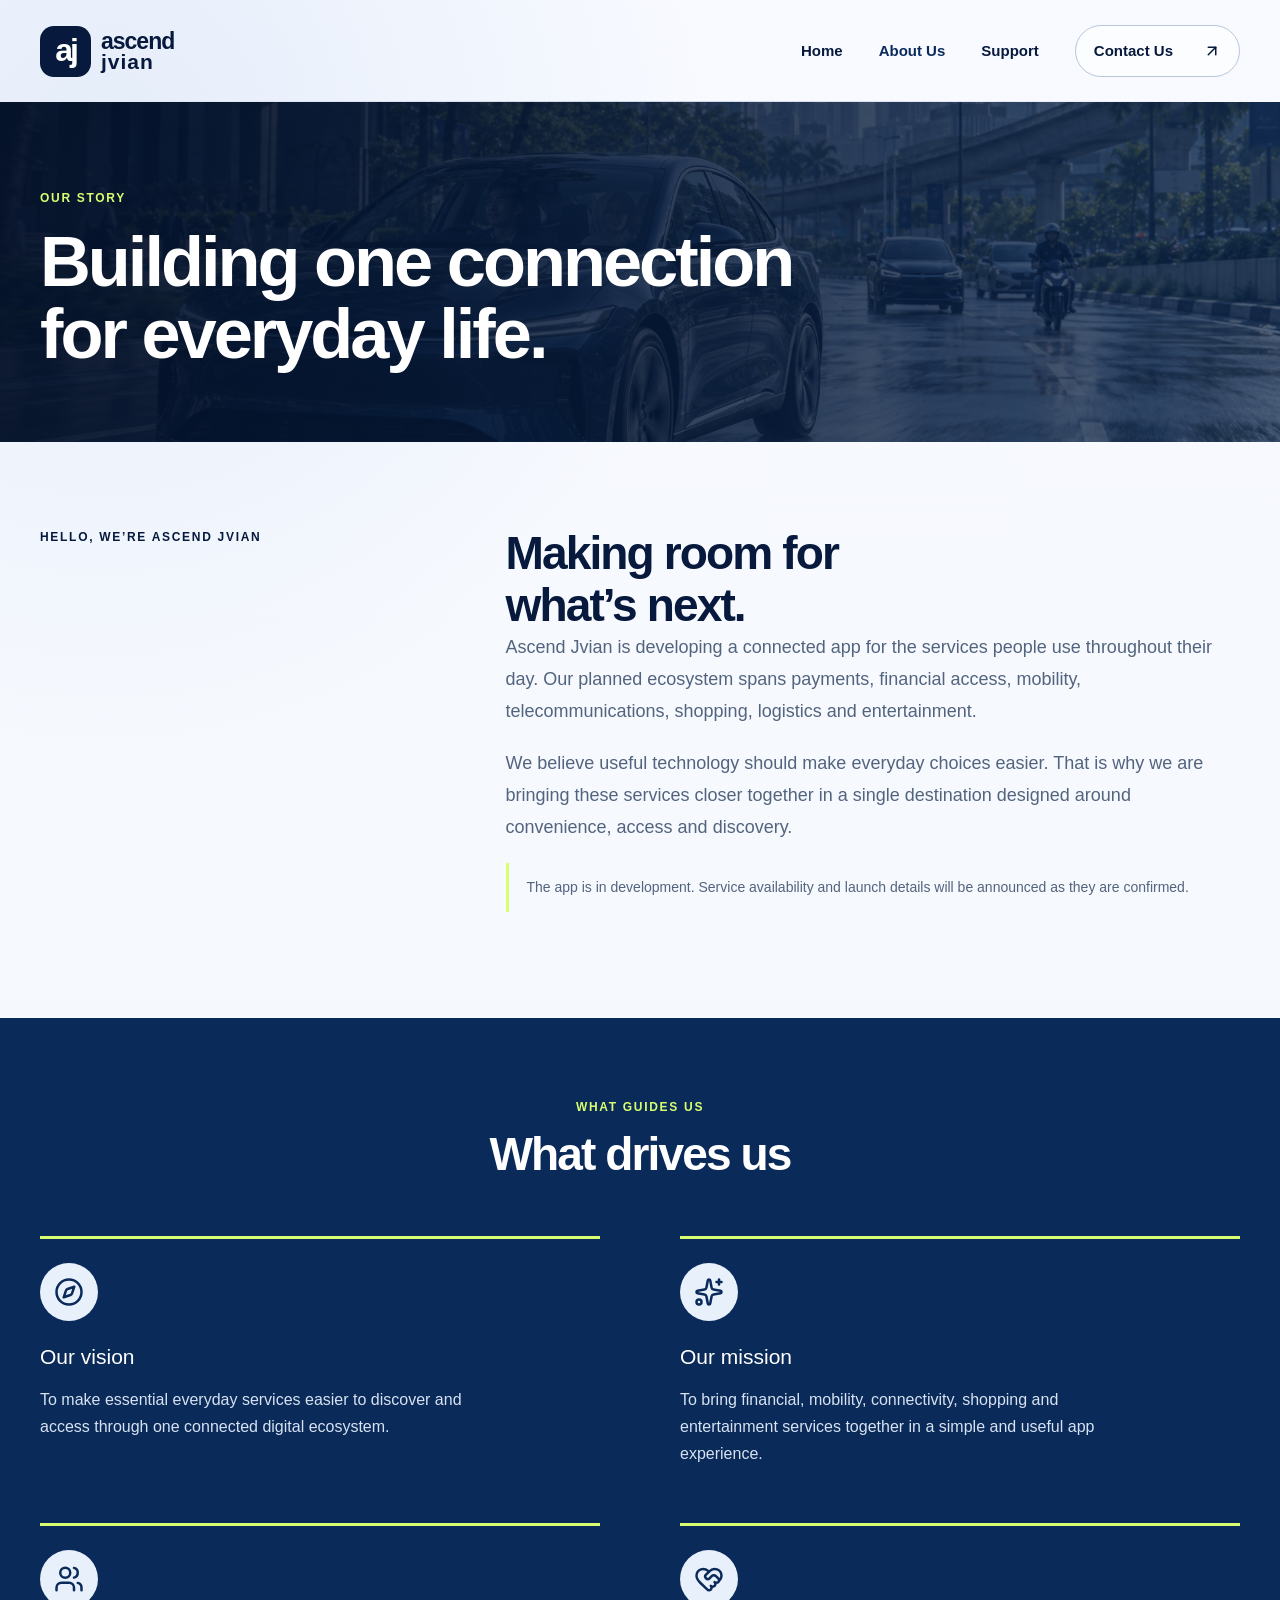
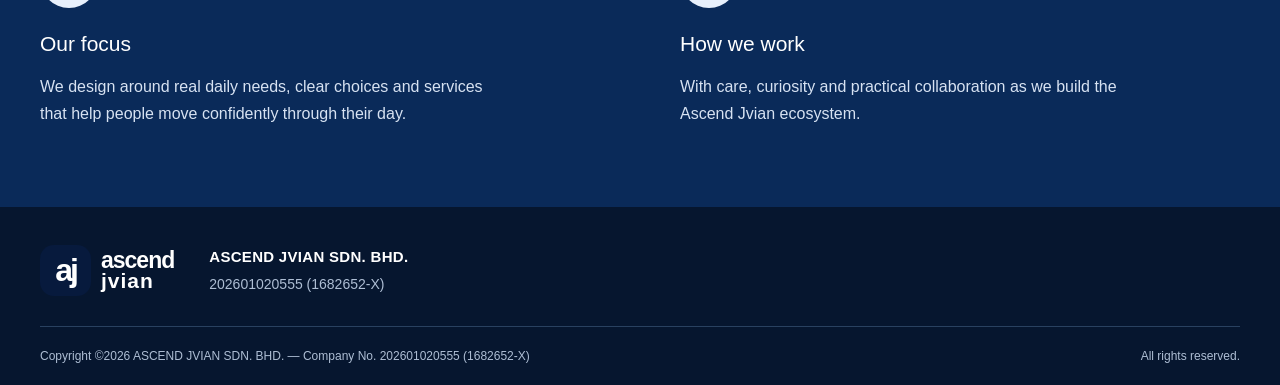
<file: about.html>
<!DOCTYPE html><html lang="en"><head><meta charSet="utf-8"/><meta name="viewport" content="width=device-width, initial-scale=1"/><title>About Us | Ascend Jvian</title><meta name="description" content="Learn about Ascend Jvian and the connected everyday app we are developing."/>
<style>/*! tailwindcss v4.2.1 | MIT License | https://tailwindcss.com */
@layer properties{@supports (((-webkit-hyphens:none)) and (not (margin-trim:inline))) or ((-moz-orient:inline) and (not (color:rgb(from red r g b)))){:root,:host{--shimmer-angle:20deg}*,:before,:after{--tw-translate-x:0;--tw-translate-y:0;--tw-translate-z:0;--tw-rotate-x:initial;--tw-rotate-y:initial;--tw-rotate-z:initial;--tw-skew-x:initial;--tw-skew-y:initial;--tw-scroll-snap-strictness:proximity;--tw-space-x-reverse:0;--tw-border-style:solid;--tw-leading:initial;--tw-font-weight:initial;--tw-tracking:initial;--tw-ordinal:initial;--tw-slashed-zero:initial;--tw-numeric-figure:initial;--tw-numeric-spacing:initial;--tw-numeric-fraction:initial;--tw-shadow:0 0 #0000;--tw-shadow-color:initial;--tw-shadow-alpha:100%;--tw-inset-shadow:0 0 #0000;--tw-inset-shadow-color:initial;--tw-inset-shadow-alpha:100%;--tw-ring-color:initial;--tw-ring-shadow:0 0 #0000;--tw-inset-ring-color:initial;--tw-inset-ring-shadow:0 0 #0000;--tw-ring-inset:initial;--tw-ring-offset-width:0px;--tw-ring-offset-color:#fff;--tw-ring-offset-shadow:0 0 #0000;--tw-outline-style:solid;--tw-duration:initial;--tw-ease:initial;--tw-content:"";--tw-scale-x:1;--tw-scale-y:1;--tw-scale-z:1;--tw-blur:initial;--tw-brightness:initial;--tw-contrast:initial;--tw-grayscale:initial;--tw-hue-rotate:initial;--tw-invert:initial;--tw-opacity:initial;--tw-saturate:initial;--tw-sepia:initial;--tw-drop-shadow:initial;--tw-drop-shadow-color:initial;--tw-drop-shadow-alpha:100%;--tw-drop-shadow-size:initial;--tw-backdrop-blur:initial;--tw-backdrop-brightness:initial;--tw-backdrop-contrast:initial;--tw-backdrop-grayscale:initial;--tw-backdrop-hue-rotate:initial;--tw-backdrop-invert:initial;--tw-backdrop-opacity:initial;--tw-backdrop-saturate:initial;--tw-backdrop-sepia:initial;--tw-animation-delay:0s;--tw-animation-direction:normal;--tw-animation-duration:initial;--tw-animation-fill-mode:none;--tw-animation-iteration-count:1;--tw-enter-blur:0;--tw-enter-opacity:1;--tw-enter-rotate:0;--tw-enter-scale:1;--tw-enter-translate-x:0;--tw-enter-translate-y:0;--tw-exit-blur:0;--tw-exit-opacity:1;--tw-exit-rotate:0;--tw-exit-scale:1;--tw-exit-translate-x:0;--tw-exit-translate-y:0;--scroll-fade-t:0px;--scroll-fade-b:0px;--scroll-fade-s:0px;--scroll-fade-e:0px;--scroll-fade-mask:initial;--shimmer-image:initial;--shimmer-text-fill:initial}::backdrop{--tw-translate-x:0;--tw-translate-y:0;--tw-translate-z:0;--tw-rotate-x:initial;--tw-rotate-y:initial;--tw-rotate-z:initial;--tw-skew-x:initial;--tw-skew-y:initial;--tw-scroll-snap-strictness:proximity;--tw-space-x-reverse:0;--tw-border-style:solid;--tw-leading:initial;--tw-font-weight:initial;--tw-tracking:initial;--tw-ordinal:initial;--tw-slashed-zero:initial;--tw-numeric-figure:initial;--tw-numeric-spacing:initial;--tw-numeric-fraction:initial;--tw-shadow:0 0 #0000;--tw-shadow-color:initial;--tw-shadow-alpha:100%;--tw-inset-shadow:0 0 #0000;--tw-inset-shadow-color:initial;--tw-inset-shadow-alpha:100%;--tw-ring-color:initial;--tw-ring-shadow:0 0 #0000;--tw-inset-ring-color:initial;--tw-inset-ring-shadow:0 0 #0000;--tw-ring-inset:initial;--tw-ring-offset-width:0px;--tw-ring-offset-color:#fff;--tw-ring-offset-shadow:0 0 #0000;--tw-outline-style:solid;--tw-duration:initial;--tw-ease:initial;--tw-content:"";--tw-scale-x:1;--tw-scale-y:1;--tw-scale-z:1;--tw-blur:initial;--tw-brightness:initial;--tw-contrast:initial;--tw-grayscale:initial;--tw-hue-rotate:initial;--tw-invert:initial;--tw-opacity:initial;--tw-saturate:initial;--tw-sepia:initial;--tw-drop-shadow:initial;--tw-drop-shadow-color:initial;--tw-drop-shadow-alpha:100%;--tw-drop-shadow-size:initial;--tw-backdrop-blur:initial;--tw-backdrop-brightness:initial;--tw-backdrop-contrast:initial;--tw-backdrop-grayscale:initial;--tw-backdrop-hue-rotate:initial;--tw-backdrop-invert:initial;--tw-backdrop-opacity:initial;--tw-backdrop-saturate:initial;--tw-backdrop-sepia:initial;--tw-animation-delay:0s;--tw-animation-direction:normal;--tw-animation-duration:initial;--tw-animation-fill-mode:none;--tw-animation-iteration-count:1;--tw-enter-blur:0;--tw-enter-opacity:1;--tw-enter-rotate:0;--tw-enter-scale:1;--tw-enter-translate-x:0;--tw-enter-translate-y:0;--tw-exit-blur:0;--tw-exit-opacity:1;--tw-exit-rotate:0;--tw-exit-scale:1;--tw-exit-translate-x:0;--tw-exit-translate-y:0;--scroll-fade-t:0px;--scroll-fade-b:0px;--scroll-fade-s:0px;--scroll-fade-e:0px;--scroll-fade-mask:initial;--shimmer-image:initial;--shimmer-text-fill:initial}}}@layer theme{:root,:host{--font-mono:ui-monospace, SFMono-Regular, Menlo, Monaco, Consolas, "Liberation Mono", "Courier New", monospace;--color-black:#000;--color-white:#fff;--spacing:.25rem;--container-xs:20rem;--container-sm:24rem;--text-xs:.75rem;--text-xs--line-height:calc(1 / .75);--text-sm:.875rem;--text-sm--line-height:calc(1.25 / .875);--text-base:1rem;--text-base--line-height:calc(1.5 / 1);--font-weight-normal:400;--font-weight-medium:500;--tracking-tight:-.025em;--tracking-widest:.1em;--leading-tight:1.25;--leading-snug:1.375;--leading-normal:1.5;--leading-relaxed:1.625;--radius-sm:.25rem;--radius-md:.375rem;--radius-lg:.5rem;--radius-xl:.75rem;--radius-2xl:1rem;--radius-4xl:2rem;--ease-out:cubic-bezier(0, 0, .2, 1);--ease-in-out:cubic-bezier(.4, 0, .2, 1);--animate-spin:spin 1s linear infinite;--animate-pulse:pulse 2s cubic-bezier(.4, 0, .6, 1) infinite;--blur-xs:4px;--aspect-video:16 / 9;--default-transition-duration:.15s;--default-transition-timing-function:cubic-bezier(.4, 0, .2, 1);--default-font-family:Arial,Helvetica,sans-serif;--default-mono-font-family:var(--font-mono)}}@layer base{*,:after,:before{box-sizing:border-box;border:0 solid;margin:0;padding:0}::backdrop{box-sizing:border-box;border:0 solid;margin:0;padding:0}::file-selector-button{box-sizing:border-box;border:0 solid;margin:0;padding:0}html,:host{-webkit-text-size-adjust:100%;tab-size:4;line-height:1.5;font-family:var(--default-font-family,ui-sans-serif, system-ui, sans-serif, "Apple Color Emoji", "Segoe UI Emoji", "Segoe UI Symbol", "Noto Color Emoji");font-feature-settings:var(--default-font-feature-settings,normal);font-variation-settings:var(--default-font-variation-settings,normal);-webkit-tap-highlight-color:transparent}hr{height:0;color:inherit;border-top-width:1px}abbr:where([title]){-webkit-text-decoration:underline dotted;text-decoration:underline dotted}h1,h2,h3,h4,h5,h6{font-size:inherit;font-weight:inherit}a{color:inherit;-webkit-text-decoration:inherit;-webkit-text-decoration:inherit;-webkit-text-decoration:inherit;-webkit-text-decoration:inherit;text-decoration:inherit}b,strong{font-weight:bolder}code,kbd,samp,pre{font-family:var(--default-mono-font-family,ui-monospace, SFMono-Regular, Menlo, Monaco, Consolas, "Liberation Mono", "Courier New", monospace);font-feature-settings:var(--default-mono-font-feature-settings,normal);font-variation-settings:var(--default-mono-font-variation-settings,normal);font-size:1em}small{font-size:80%}sub,sup{vertical-align:baseline;font-size:75%;line-height:0;position:relative}sub{bottom:-.25em}sup{top:-.5em}table{text-indent:0;border-color:inherit;border-collapse:collapse}:-moz-focusring{outline:auto}progress{vertical-align:baseline}summary{display:list-item}ol,ul,menu{list-style:none}img,svg,video,canvas,audio,iframe,embed,object{vertical-align:middle;display:block}img,video{max-width:100%;height:auto}button,input,select,optgroup,textarea{font:inherit;font-feature-settings:inherit;font-variation-settings:inherit;letter-spacing:inherit;color:inherit;opacity:1;background-color:#0000;border-radius:0}::file-selector-button{font:inherit;font-feature-settings:inherit;font-variation-settings:inherit;letter-spacing:inherit;color:inherit;opacity:1;background-color:#0000;border-radius:0}:where(select:is([multiple],[size])) optgroup{font-weight:bolder}:where(select:is([multiple],[size])) optgroup option{padding-inline-start:20px}::file-selector-button{margin-inline-end:4px}::placeholder{opacity:1}@supports (not ((-webkit-appearance:-apple-pay-button))) or (contain-intrinsic-size:1px){::placeholder{color:currentColor}@supports (color:color-mix(in lab, red, red)){::placeholder{color:color-mix(in oklab, currentcolor 50%, transparent)}}}textarea{resize:vertical}::-webkit-search-decoration{-webkit-appearance:none}::-webkit-date-and-time-value{min-height:1lh;text-align:inherit}::-webkit-datetime-edit{display:inline-flex}::-webkit-datetime-edit-fields-wrapper{padding:0}::-webkit-datetime-edit{padding-block:0}::-webkit-datetime-edit-year-field{padding-block:0}::-webkit-datetime-edit-month-field{padding-block:0}::-webkit-datetime-edit-day-field{padding-block:0}::-webkit-datetime-edit-hour-field{padding-block:0}::-webkit-datetime-edit-minute-field{padding-block:0}::-webkit-datetime-edit-second-field{padding-block:0}::-webkit-datetime-edit-millisecond-field{padding-block:0}::-webkit-datetime-edit-meridiem-field{padding-block:0}::-webkit-calendar-picker-indicator{line-height:1}:-moz-ui-invalid{box-shadow:none}button,input:where([type=button],[type=reset],[type=submit]){-webkit-appearance:button;appearance:button}::file-selector-button{-webkit-appearance:button;appearance:button}::-webkit-inner-spin-button{height:auto}::-webkit-outer-spin-button{height:auto}[hidden]:where(:not([hidden=until-found])){display:none!important}}@layer components;@layer utilities{.\@container\/card-header{container:card-header/inline-size}.\@container\/field-group{container:field-group/inline-size}.\@container{container-type:inline-size}.pointer-events-auto{pointer-events:auto}.pointer-events-none{pointer-events:none}.invisible{visibility:hidden}.sr-only{clip-path:inset(50%);white-space:nowrap;border-width:0;width:1px;height:1px;margin:-1px;padding:0;position:absolute;overflow:hidden}.absolute{position:absolute}.fixed{position:fixed}.relative{position:relative}.static{position:static}.inset-0{inset:calc(var(--spacing) * 0)}.inset-x-0{inset-inline:calc(var(--spacing) * 0)}.inset-x-4{inset-inline:calc(var(--spacing) * 4)}.inset-y-0{inset-block:calc(var(--spacing) * 0)}.inset-s-1{inset-inline-start:calc(var(--spacing) * 1)}.inset-s-1\/2{inset-inline-start:50%}.start{inset-inline-start:var(--spacing)}.end{inset-inline-end:var(--spacing)}.-top-12{top:calc(var(--spacing) * -12)}.top-0{top:calc(var(--spacing) * 0)}.top-1{top:calc(var(--spacing) * 1)}.top-1\.5{top:calc(var(--spacing) * 1.5)}.top-1\/2{top:50%}.top-1\/3{top:33.3333%}.top-2{top:calc(var(--spacing) * 2)}.top-3{top:calc(var(--spacing) * 3)}.top-3\.5{top:calc(var(--spacing) * 3.5)}.top-\[60\%\]{top:60%}.top-full{top:100%}.top-px{top:1px}.-right-12{right:calc(var(--spacing) * -12)}.right-0{right:calc(var(--spacing) * 0)}.right-1{right:calc(var(--spacing) * 1)}.right-2{right:calc(var(--spacing) * 2)}.right-2\.5{right:calc(var(--spacing) * 2.5)}.right-3{right:calc(var(--spacing) * 3)}.-bottom-12{bottom:calc(var(--spacing) * -12)}.bottom-0{bottom:calc(var(--spacing) * 0)}.bottom-4{bottom:calc(var(--spacing) * 4)}.-left-12{left:calc(var(--spacing) * -12)}.left-1{left:calc(var(--spacing) * 1)}.left-1\.5{left:calc(var(--spacing) * 1.5)}.left-1\/2{left:50%}.left-3{left:calc(var(--spacing) * 3)}.isolate{isolation:isolate}.z-0{z-index:0}.z-1{z-index:1}.z-10{z-index:10}.z-20{z-index:20}.z-50{z-index:50}.z-\[calc\(1000-var\(--toast-index\)\)\]{z-index:calc(1000 - var(--toast-index))}.order-first{order:-9999}.order-last{order:9999}.col-start-2{grid-column-start:2}.row-span-2{grid-row:span 2/span 2}.row-start-1{grid-row-start:1}.m-\(--drawer-inset\,0px\){margin:var(--drawer-inset,0px)}.-mx-1{margin-inline:calc(var(--spacing) * -1)}.-mx-4{margin-inline:calc(var(--spacing) * -4)}.mx-2{margin-inline:calc(var(--spacing) * 2)}.mx-3{margin-inline:calc(var(--spacing) * 3)}.mx-3\.5{margin-inline:calc(var(--spacing) * 3.5)}.mx-auto{margin-inline:auto}.-my-2{margin-block:calc(var(--spacing) * -2)}.my-0{margin-block:calc(var(--spacing) * 0)}.my-0\.5{margin-block:calc(var(--spacing) * .5)}.my-1{margin-block:calc(var(--spacing) * 1)}.my-2{margin-block:calc(var(--spacing) * 2)}.my-auto{margin-block:auto}.-mt-4{margin-top:calc(var(--spacing) * -4)}.mt-0{margin-top:calc(var(--spacing) * 0)}.mt-0\.5{margin-top:calc(var(--spacing) * .5)}.mt-2{margin-top:calc(var(--spacing) * 2)}.mt-4{margin-top:calc(var(--spacing) * 4)}.mt-auto{margin-top:auto}.-mb-4{margin-bottom:calc(var(--spacing) * -4)}.mb-1{margin-bottom:calc(var(--spacing) * 1)}.mb-1\.5{margin-bottom:calc(var(--spacing) * 1.5)}.mb-2{margin-bottom:calc(var(--spacing) * 2)}.-ml-1{margin-left:calc(var(--spacing) * -1)}.-ml-4{margin-left:calc(var(--spacing) * -4)}.ml-1{margin-left:calc(var(--spacing) * 1)}.ml-4{margin-left:calc(var(--spacing) * 4)}.ml-auto{margin-left:auto}.line-clamp-1{-webkit-line-clamp:1;-webkit-box-orient:vertical;display:-webkit-box;overflow:hidden}.line-clamp-2{-webkit-line-clamp:2;-webkit-box-orient:vertical;display:-webkit-box;overflow:hidden}.no-scrollbar{-ms-overflow-style:none;scrollbar-width:none}.no-scrollbar::-webkit-scrollbar{display:none}.block{display:block}.contents{display:contents}.flex{display:flex}.grid{display:grid}.hidden{display:none}.inline-flex{display:inline-flex}.table{display:table}.table-caption{display:table-caption}.table-cell{display:table-cell}.table-row{display:table-row}.field-sizing-content{field-sizing:content}.aspect-\(--ratio\){aspect-ratio:var(--ratio)}.aspect-square{aspect-ratio:1}.aspect-video{aspect-ratio:var(--aspect-video)}.size-\(--cell-size\){width:var(--cell-size);height:var(--cell-size)}.size-2{width:calc(var(--spacing) * 2);height:calc(var(--spacing) * 2)}.size-2\.5{width:calc(var(--spacing) * 2.5);height:calc(var(--spacing) * 2.5)}.size-3{width:calc(var(--spacing) * 3);height:calc(var(--spacing) * 3)}.size-4{width:calc(var(--spacing) * 4);height:calc(var(--spacing) * 4)}.size-5{width:calc(var(--spacing) * 5);height:calc(var(--spacing) * 5)}.size-6{width:calc(var(--spacing) * 6);height:calc(var(--spacing) * 6)}.size-7{width:calc(var(--spacing) * 7);height:calc(var(--spacing) * 7)}.size-8{width:calc(var(--spacing) * 8);height:calc(var(--spacing) * 8)}.size-9{width:calc(var(--spacing) * 9);height:calc(var(--spacing) * 9)}.size-10{width:calc(var(--spacing) * 10);height:calc(var(--spacing) * 10)}.size-auto{width:auto;height:auto}.size-full{width:100%;height:100%}.h-\(--accordion-panel-height\){height:var(--accordion-panel-height)}.h-\(--cell-size\){height:var(--cell-size)}.h-\(--drawer-content-height\){height:var(--drawer-content-height)}.h-\(--height\){height:var(--height)}.h-\(--popup-height\){height:var(--popup-height)}.h-\(--positioner-height\){height:var(--positioner-height)}.h-1{height:calc(var(--spacing) * 1)}.h-1\.5{height:calc(var(--spacing) * 1.5)}.h-2{height:calc(var(--spacing) * 2)}.h-2\.5{height:calc(var(--spacing) * 2.5)}.h-4{height:calc(var(--spacing) * 4)}.h-5{height:calc(var(--spacing) * 5)}.h-6{height:calc(var(--spacing) * 6)}.h-7{height:calc(var(--spacing) * 7)}.h-8{height:calc(var(--spacing) * 8)}.h-8\!{height:calc(var(--spacing) * 8)!important}.h-9{height:calc(var(--spacing) * 9)}.h-10{height:calc(var(--spacing) * 10)}.h-12{height:calc(var(--spacing) * 12)}.h-\[calc\(--spacing\(5\.25\)\)\]{height:calc(calc(var(--spacing) * 5.25))}.h-\[calc\(100\%-1px\)\]{height:calc(100% - 1px)}.h-auto{height:auto}.h-full{height:100%}.h-max{height:max-content}.h-px{height:1px}.h-svh{height:100svh}.max-h-\(--available-height\){max-height:var(--available-height)}.max-h-\(--drawer-content-max-height\,none\){max-height:var(--drawer-content-max-height,none)}.max-h-72{max-height:calc(var(--spacing) * 72)}.max-h-\[min\(calc\(--spacing\(72\)---spacing\(9\)\)\,calc\(var\(--available-height\)---spacing\(9\)\)\)\]{max-height:min(calc(calc(var(--spacing) * 72) - calc(var(--spacing) * 9)), calc(var(--available-height) - calc(var(--spacing) * 9)))}.min-h-0{min-height:calc(var(--spacing) * 0)}.min-h-4{min-height:calc(var(--spacing) * 4)}.min-h-8{min-height:calc(var(--spacing) * 8)}.min-h-16{min-height:calc(var(--spacing) * 16)}.min-h-dvh{min-height:100dvh}.min-h-full{min-height:100%}.min-h-svh{min-height:100svh}.w-\(--anchor-width\){width:var(--anchor-width)}.w-\(--cell-size\){width:var(--cell-size)}.w-\(--drawer-content-width\,auto\){width:var(--drawer-content-width,auto)}.w-\(--popup-width\){width:var(--popup-width)}.w-\(--positioner-width\){width:var(--positioner-width)}.w-\(--sidebar-width\){width:var(--sidebar-width)}.w-0{width:calc(var(--spacing) * 0)}.w-1{width:calc(var(--spacing) * 1)}.w-2{width:calc(var(--spacing) * 2)}.w-2\.5{width:calc(var(--spacing) * 2.5)}.w-4{width:calc(var(--spacing) * 4)}.w-5{width:calc(var(--spacing) * 5)}.w-10{width:calc(var(--spacing) * 10)}.w-24{width:calc(var(--spacing) * 24)}.w-64{width:calc(var(--spacing) * 64)}.w-72{width:calc(var(--spacing) * 72)}.w-auto{width:auto}.w-fit{width:fit-content}.w-full{width:100%}.w-max{width:max-content}.w-px{width:1px}.max-w-\(--available-width\){max-width:var(--available-width)}.max-w-\(--skeleton-width\){max-width:var(--skeleton-width)}.max-w-\[80\%\]{max-width:80%}.max-w-\[calc\(100\%-2rem\)\]{max-width:calc(100% - 2rem)}.max-w-full{max-width:100%}.max-w-max{max-width:max-content}.max-w-sm{max-width:var(--container-sm)}.max-w-xs{max-width:var(--container-xs)}.min-w-\(--cell-size\){min-width:var(--cell-size)}.min-w-0{min-width:calc(var(--spacing) * 0)}.min-w-5{min-width:calc(var(--spacing) * 5)}.min-w-7{min-width:calc(var(--spacing) * 7)}.min-w-8{min-width:calc(var(--spacing) * 8)}.min-w-9{min-width:calc(var(--spacing) * 9)}.min-w-16{min-width:calc(var(--spacing) * 16)}.min-w-32{min-width:calc(var(--spacing) * 32)}.min-w-36{min-width:calc(var(--spacing) * 36)}.min-w-40{min-width:calc(var(--spacing) * 40)}.min-w-\[96px\]{min-width:96px}.min-w-\[calc\(var\(--anchor-width\)\+--spacing\(7\)\)\]{min-width:calc(var(--anchor-width) + calc(var(--spacing) * 7))}.flex-1{flex:1}.shrink-0{flex-shrink:0}.grow{flex-grow:1}.grow-0{flex-grow:0}.basis-full{flex-basis:100%}.caption-bottom{caption-side:bottom}.border-collapse{border-collapse:collapse}.origin-\(--transform-origin\){transform-origin:var(--transform-origin)}.origin-bottom{transform-origin:bottom}.-translate-x-1{--tw-translate-x:calc(var(--spacing) * -1);translate:var(--tw-translate-x) var(--tw-translate-y)}.-translate-x-1\/2{--tw-translate-x:calc(calc(1 / 2 * 100%) * -1);translate:var(--tw-translate-x) var(--tw-translate-y)}.-translate-x-px{--tw-translate-x:-1px;translate:var(--tw-translate-x) var(--tw-translate-y)}.translate-x-px{--tw-translate-x:1px;translate:var(--tw-translate-x) var(--tw-translate-y)}.-translate-y-1{--tw-translate-y:calc(var(--spacing) * -1);translate:var(--tw-translate-x) var(--tw-translate-y)}.-translate-y-1\/2{--tw-translate-y:calc(calc(1 / 2 * 100%) * -1);translate:var(--tw-translate-x) var(--tw-translate-y)}.-translate-y-3{--tw-translate-y:calc(var(--spacing) * -3);translate:var(--tw-translate-x) var(--tw-translate-y)}.-translate-y-3\/4{--tw-translate-y:calc(calc(3 / 4 * 100%) * -1);translate:var(--tw-translate-x) var(--tw-translate-y)}.translate-y-0{--tw-translate-y:calc(var(--spacing) * 0);translate:var(--tw-translate-x) var(--tw-translate-y)}.translate-y-3{--tw-translate-y:calc(var(--spacing) * 3);translate:var(--tw-translate-x) var(--tw-translate-y)}.translate-y-3\/4{--tw-translate-y:calc(3 / 4 * 100%);translate:var(--tw-translate-x) var(--tw-translate-y)}.translate-y-\[calc\(-50\%-2px\)\]{--tw-translate-y:calc(-50% - 2px);translate:var(--tw-translate-x) var(--tw-translate-y)}.rotate-45{rotate:45deg}.rotate-90{rotate:90deg}.\[transform\:translateX\(var\(--toast-swipe-movement-x\)\)_translateY\(calc\(var\(--toast-swipe-movement-y\)-\(var\(--toast-index\)\*var\(--peek\)\)-\(var\(--shrink\)\*var\(--height\)\)\)\)_scale\(var\(--scale\)\)\]{transform:translateX(var(--toast-swipe-movement-x)) translateY(calc(var(--toast-swipe-movement-y) - (var(--toast-index) * var(--peek)) - (var(--shrink) * var(--height)))) scale(var(--scale))}.transform-\[translate3d\(var\(--translate-x\,0px\)\,var\(--translate-y\,0px\)\,0\)_scale\(var\(--stack-scale\)\)\]{transform:translate3d(var(--translate-x,0px),var(--translate-y,0px),0) scale(var(--stack-scale))}.shimmer{--_spread:var(--shimmer-spread,calc(3ch + 40px));--_base:currentColor;--_highlight:var(--shimmer-color,oklch(from currentColor l c h / calc(alpha* .2)));background-image:var(--shimmer-image,linear-gradient(calc(90deg + var(--shimmer-angle)), var(--_base) calc(50% - var(--_spread)), var(--_highlight) calc(50% - var(--_spread) * .5), var(--_highlight) 50%, var(--_highlight) calc(50% + var(--_spread) * .5), var(--_base) calc(50% + var(--_spread))))}@supports (color:color-mix(in lab, red, red)){.shimmer{background-image:var(--shimmer-image,linear-gradient(calc(90deg + var(--shimmer-angle)), var(--_base) calc(50% - var(--_spread)), color-mix(in oklch, var(--_highlight), var(--_base) 50%) calc(50% - var(--_spread) * .5), var(--_highlight) 50%, color-mix(in oklch, var(--_highlight), var(--_base) 50%) calc(50% + var(--_spread) * .5), var(--_base) calc(50% + var(--_spread))))}}.shimmer{background-repeat:no-repeat;background-size:calc(200% + var(--_spread) * 2) 100%;-webkit-text-fill-color:var(--shimmer-text-fill,transparent);animation:tw-shimmer var(--shimmer-duration,2s) linear infinite;background-position:0 0;-webkit-background-clip:text;background-clip:text}@media (prefers-color-scheme:dark){.shimmer{--_highlight:var(--shimmer-color,oklch(from currentColor max(.8, calc(l + .4)) c h / calc(alpha + .4)))}}.shimmer:where([dir=rtl],[dir=rtl] *){animation-direction:reverse}.scroll-fade-x{--_scroll-fade-size-s:var(--scroll-fade-s-size,var(--scroll-fade-size,min(12%, calc(var(--spacing) * 10))));--_scroll-fade-size-e:var(--scroll-fade-e-size,var(--scroll-fade-size,min(12%, calc(var(--spacing) * 10))));--scroll-fade-inline:linear-gradient(to right, transparent 0, #000 var(--scroll-fade-s,0px), #000 calc(100% - var(--scroll-fade-e,0px)), transparent 100%)}.scroll-fade-x:where([dir=rtl],[dir=rtl] *){--scroll-fade-inline:linear-gradient(to left, transparent 0, #000 var(--scroll-fade-s,0px), #000 calc(100% - var(--scroll-fade-e,0px)), transparent 100%)}.scroll-fade-x{-webkit-mask-image:var(--scroll-fade-mask,var(--scroll-fade-inline));-webkit-mask-image:var(--scroll-fade-mask,var(--scroll-fade-inline));-webkit-mask-image:var(--scroll-fade-mask,var(--scroll-fade-inline));-webkit-mask-image:var(--scroll-fade-mask,var(--scroll-fade-inline));mask-image:var(--scroll-fade-mask,var(--scroll-fade-inline));-webkit-mask-composite:source-in;-webkit-mask-composite:source-in;-webkit-mask-composite:source-in;-webkit-mask-repeat:no-repeat;mask-repeat:no-repeat;-webkit-mask-composite:source-in;mask-composite:intersect}@supports (animation-timeline:scroll()){.scroll-fade-x{animation:1ms ease-in-out scroll-fade-reveal-s,1ms ease-in-out scroll-fade-reveal-e;animation-timeline:scroll(self inline),scroll(self inline);animation-range:0 var(--scroll-fade-reveal,calc(var(--spacing) * 24)), calc(100% - var(--scroll-fade-reveal,calc(var(--spacing) * 24))) 100%;animation-fill-mode:both}}@supports not (animation-timeline:scroll()){.scroll-fade-x{--scroll-fade-s:var(--_scroll-fade-size-s);--scroll-fade-e:var(--_scroll-fade-size-e)}}.scroll-fade-b{--_scroll-fade-size-b:var(--scroll-fade-b-size,var(--scroll-fade-size,min(12%, calc(var(--spacing) * 10))));--scroll-fade-mask:linear-gradient(to bottom, #000 0, #000 calc(100% - var(--scroll-fade-b,0px)), transparent 100%);-webkit-mask-image:var(--scroll-fade-mask);-webkit-mask-image:var(--scroll-fade-mask);-webkit-mask-image:var(--scroll-fade-mask);-webkit-mask-image:var(--scroll-fade-mask);mask-image:var(--scroll-fade-mask);-webkit-mask-composite:source-in;-webkit-mask-composite:source-in;-webkit-mask-composite:source-in;-webkit-mask-repeat:no-repeat;mask-repeat:no-repeat;-webkit-mask-composite:source-in;mask-composite:intersect}@supports (animation-timeline:scroll()){.scroll-fade-b{animation:1ms ease-in-out scroll-fade-reveal-b;animation-timeline:scroll(self y);animation-range:calc(100% - var(--scroll-fade-reveal,calc(var(--spacing) * 24))) 100%;animation-fill-mode:both}}@supports not (animation-timeline:scroll()){.scroll-fade-b{--scroll-fade-b:var(--_scroll-fade-size-b)}}.animate-caret-blink{animation:1.25s ease-out infinite caret-blink}.animate-pulse{animation:var(--animate-pulse)}.animate-spin{animation:var(--animate-spin)}.cursor-default{cursor:default}.cursor-grab{cursor:grab}.cursor-text{cursor:text}.touch-manipulation{touch-action:manipulation}.touch-none{touch-action:none}.resize-none{resize:none}.snap-x{scroll-snap-type:x var(--tw-scroll-snap-strictness)}.snap-mandatory{--tw-scroll-snap-strictness:mandatory}.scroll-my-1{scroll-margin-block:calc(var(--spacing) * 1)}.scroll-px-1{scroll-padding-inline:calc(var(--spacing) * 1)}.scroll-py-1{scroll-padding-block:calc(var(--spacing) * 1)}.list-disc{list-style-type:disc}.list-none{list-style-type:none}.appearance-none{-webkit-appearance:none;appearance:none}.auto-rows-min{grid-auto-rows:min-content}.grid-rows-\[auto_1fr\]{grid-template-rows:auto 1fr}.flex-col{flex-direction:column}.flex-col-reverse{flex-direction:column-reverse}.flex-row{flex-direction:row}.flex-wrap{flex-wrap:wrap}.place-content-center{place-content:center}.place-items-center{place-items:center}.items-center{align-items:center}.items-end{align-items:flex-end}.items-start{align-items:flex-start}.items-stretch{align-items:stretch}.justify-between{justify-content:space-between}.justify-center{justify-content:center}.justify-start{justify-content:flex-start}.gap-\(--card-spacing\){gap:var(--card-spacing)}.gap-0{gap:calc(var(--spacing) * 0)}.gap-0\.5{gap:calc(var(--spacing) * .5)}.gap-1{gap:calc(var(--spacing) * 1)}.gap-1\.5{gap:calc(var(--spacing) * 1.5)}.gap-2{gap:calc(var(--spacing) * 2)}.gap-2\.5{gap:calc(var(--spacing) * 2.5)}.gap-3{gap:calc(var(--spacing) * 3)}.gap-4{gap:calc(var(--spacing) * 4)}.gap-5{gap:calc(var(--spacing) * 5)}.gap-6{gap:calc(var(--spacing) * 6)}.gap-\[--spacing\(var\(--gap\)\)\]{gap:calc(var(--spacing) * var(--gap))}:where(.-space-x-2>:not(:last-child)){--tw-space-x-reverse:0;margin-inline-start:calc(calc(var(--spacing) * -2) * var(--tw-space-x-reverse));margin-inline-end:calc(calc(var(--spacing) * -2) * calc(1 - var(--tw-space-x-reverse)))}.self-end{align-self:flex-end}.self-start{align-self:flex-start}.self-stretch{align-self:stretch}.justify-self-end{justify-self:flex-end}.truncate{text-overflow:ellipsis;white-space:nowrap;overflow:hidden}.overflow-auto{overflow:auto}.overflow-hidden{overflow:hidden}.overflow-x-auto{overflow-x:auto}.overflow-x-hidden{overflow-x:hidden}.overflow-y-auto{overflow-y:auto}.overscroll-contain{overscroll-behavior:contain}.overscroll-x-contain{overscroll-behavior-x:contain}.rounded-\(--cell-radius\){border-radius:var(--cell-radius)}.rounded-2xl{border-radius:var(--radius-2xl)}.rounded-4xl{border-radius:var(--radius-4xl)}.rounded-\[2px\]{border-radius:2px}.rounded-\[4px\]{border-radius:4px}.rounded-\[calc\(var\(--radius\)-3px\)\]{border-radius:calc(var(--radius) - 3px)}.rounded-\[inherit\]{border-radius:inherit}.rounded-\[min\(var\(--radius-md\)\,10px\)\]{border-radius:min(var(--radius-md), 10px)}.rounded-\[min\(var\(--radius-md\)\,12px\)\]{border-radius:min(var(--radius-md), 12px)}.rounded-full{border-radius:2147483647px}.rounded-lg{border-radius:var(--radius-lg)}.rounded-lg\!{border-radius:var(--radius-lg)!important}.rounded-md{border-radius:var(--radius-md)}.rounded-none{border-radius:0}.rounded-sm{border-radius:var(--radius-sm)}.rounded-xl{border-radius:var(--radius-xl)}.rounded-xl\!{border-radius:var(--radius-xl)!important}.rounded-t-xl{border-top-left-radius:var(--radius-xl);border-top-right-radius:var(--radius-xl)}.rounded-l-\(--cell-radius\){border-top-left-radius:var(--cell-radius);border-bottom-left-radius:var(--cell-radius)}.rounded-tl-sm{border-top-left-radius:var(--radius-sm)}.rounded-r-\(--cell-radius\){border-top-right-radius:var(--cell-radius);border-bottom-right-radius:var(--cell-radius)}.rounded-b-xl{border-bottom-right-radius:var(--radius-xl);border-bottom-left-radius:var(--radius-xl)}.border{border-style:var(--tw-border-style);border-width:1px}.border-0{border-style:var(--tw-border-style);border-width:0}.border-\[1\.5px\]{border-style:var(--tw-border-style);border-width:1.5px}.border-y{border-block-style:var(--tw-border-style);border-block-width:1px}.border-t{border-top-style:var(--tw-border-style);border-top-width:1px}.border-r{border-right-style:var(--tw-border-style);border-right-width:1px}.border-b{border-bottom-style:var(--tw-border-style);border-bottom-width:1px}.border-l{border-left-style:var(--tw-border-style);border-left-width:1px}.border-dashed{--tw-border-style:dashed;border-style:dashed}.border-none{--tw-border-style:none;border-style:none}.border-\(--color-border\){border-color:var(--color-border)}.border-transparent{border-color:#0000}.bg-\(--color-bg\){background-color:var(--color-bg)}.bg-\[Canvas\]{background-color:canvas}.bg-background{background-color:var(--background)}.bg-black{background-color:var(--color-black)}.bg-black\/10{background-color:#0000001a}@supports (color:color-mix(in lab, red, red)){.bg-black\/10{background-color:color-mix(in oklab, var(--color-black) 10%, transparent)}}.bg-foreground{background-color:var(--foreground)}.bg-primary{background-color:var(--primary)}.bg-transparent{background-color:#0000}.bg-white{background-color:var(--color-white)}.bg-clip-padding{background-clip:padding-box}.fill-foreground{fill:var(--foreground)}.object-cover{object-fit:cover}.p-\(--card-spacing\){padding:var(--card-spacing)}.p-0{padding:calc(var(--spacing) * 0)}.p-1{padding:calc(var(--spacing) * 1)}.p-2{padding:calc(var(--spacing) * 2)}.p-2\.5{padding:calc(var(--spacing) * 2.5)}.p-4{padding:calc(var(--spacing) * 4)}.p-6{padding:calc(var(--spacing) * 6)}.p-\[3px\]{padding:3px}.p-px{padding:1px}.px-\(--card-spacing\){padding-inline:var(--card-spacing)}.px-\(--cell-size\){padding-inline:var(--cell-size)}.px-1{padding-inline:calc(var(--spacing) * 1)}.px-1\.5{padding-inline:calc(var(--spacing) * 1.5)}.px-2{padding-inline:calc(var(--spacing) * 2)}.px-2\.5{padding-inline:calc(var(--spacing) * 2.5)}.px-3{padding-inline:calc(var(--spacing) * 3)}.py-\(--card-spacing\){padding-block:var(--card-spacing)}.py-0{padding-block:calc(var(--spacing) * 0)}.py-0\.5{padding-block:calc(var(--spacing) * .5)}.py-1{padding-block:calc(var(--spacing) * 1)}.py-1\.5{padding-block:calc(var(--spacing) * 1.5)}.py-2{padding-block:calc(var(--spacing) * 2)}.py-2\.5{padding-block:calc(var(--spacing) * 2.5)}.py-6{padding-block:calc(var(--spacing) * 6)}.py-\[2px\]{padding-block:2px}.pt-0{padding-top:calc(var(--spacing) * 0)}.pt-2{padding-top:calc(var(--spacing) * 2)}.pt-3{padding-top:calc(var(--spacing) * 3)}.pt-4{padding-top:calc(var(--spacing) * 4)}.pr-1{padding-right:calc(var(--spacing) * 1)}.pr-1\.5{padding-right:calc(var(--spacing) * 1.5)}.pr-1\.5\!{padding-right:calc(var(--spacing) * 1.5)!important}.pr-2{padding-right:calc(var(--spacing) * 2)}.pr-8{padding-right:calc(var(--spacing) * 8)}.pb-0{padding-bottom:calc(var(--spacing) * 0)}.pb-2{padding-bottom:calc(var(--spacing) * 2)}.pb-2\.5{padding-bottom:calc(var(--spacing) * 2.5)}.pb-3{padding-bottom:calc(var(--spacing) * 3)}.pl-1{padding-left:calc(var(--spacing) * 1)}.pl-1\.5{padding-left:calc(var(--spacing) * 1.5)}.pl-1\.5\!{padding-left:calc(var(--spacing) * 1.5)!important}.pl-2{padding-left:calc(var(--spacing) * 2)}.pl-2\.5{padding-left:calc(var(--spacing) * 2.5)}.pl-4{padding-left:calc(var(--spacing) * 4)}.pl-7{padding-left:calc(var(--spacing) * 7)}.text-center{text-align:center}.text-left{text-align:left}.align-middle{vertical-align:middle}.font-mono{font-family:var(--font-mono)}.font-sans{font-family:Arial,Helvetica,sans-serif}.text-base{font-size:var(--text-base);line-height:var(--tw-leading,var(--text-base--line-height))}.text-sm{font-size:var(--text-sm);line-height:var(--tw-leading,var(--text-sm--line-height))}.text-sm\/relaxed{font-size:var(--text-sm);line-height:var(--leading-relaxed)}.text-xs{font-size:var(--text-xs);line-height:var(--tw-leading,var(--text-xs--line-height))}.text-\[0\.8rem\]{font-size:.8rem}.leading-none{--tw-leading:1;line-height:1}.leading-normal{--tw-leading:var(--leading-normal);line-height:var(--leading-normal)}.leading-relaxed{--tw-leading:var(--leading-relaxed);line-height:var(--leading-relaxed)}.leading-snug{--tw-leading:var(--leading-snug);line-height:var(--leading-snug)}.leading-tight{--tw-leading:var(--leading-tight);line-height:var(--leading-tight)}.font-medium{--tw-font-weight:var(--font-weight-medium);font-weight:var(--font-weight-medium)}.font-normal{--tw-font-weight:var(--font-weight-normal);font-weight:var(--font-weight-normal)}.tracking-tight{--tw-tracking:var(--tracking-tight);letter-spacing:var(--tracking-tight)}.tracking-widest{--tw-tracking:var(--tracking-widest);letter-spacing:var(--tracking-widest)}.text-balance{text-wrap:balance}.wrap-break-word{overflow-wrap:break-word}.whitespace-nowrap{white-space:nowrap}.text-\[CanvasText\]{color:canvastext}.text-background{color:var(--background)}.text-current{color:currentColor}.text-foreground,.text-foreground\/60{color:var(--foreground)}@supports (color:color-mix(in lab, red, red)){.text-foreground\/60{color:color-mix(in oklab, var(--foreground) 60%, transparent)}}.text-primary{color:var(--primary)}.tabular-nums{--tw-numeric-spacing:tabular-nums;font-variant-numeric:var(--tw-ordinal,) var(--tw-slashed-zero,) var(--tw-numeric-figure,) var(--tw-numeric-spacing,) var(--tw-numeric-fraction,)}.underline-offset-4{text-underline-offset:4px}.opacity-0{opacity:0}.opacity-50{opacity:.5}.opacity-60{opacity:.6}.opacity-\[max\(var\(--drawer-overlay-min-opacity\,0\)\,calc\(1-var\(--drawer-swipe-progress\)\)\)\]{opacity:max(var(--drawer-overlay-min-opacity,0), calc(1 - var(--drawer-swipe-progress)))}.bg-blend-color{background-blend-mode:color}.shadow{--tw-shadow:0 1px 3px 0 var(--tw-shadow-color,#0000001a), 0 1px 2px -1px var(--tw-shadow-color,#0000001a);box-shadow:var(--tw-inset-shadow), var(--tw-inset-ring-shadow), var(--tw-ring-offset-shadow), var(--tw-ring-shadow), var(--tw-shadow)}.shadow-\[0_0_0_1px_var\(--sidebar-border\)\]{--tw-shadow:0 0 0 1px var(--tw-shadow-color,var(--sidebar-border));box-shadow:var(--tw-inset-shadow), var(--tw-inset-ring-shadow), var(--tw-ring-offset-shadow), var(--tw-ring-shadow), var(--tw-shadow)}.shadow-lg{--tw-shadow:0 10px 15px -3px var(--tw-shadow-color,#0000001a), 0 4px 6px -4px var(--tw-shadow-color,#0000001a);box-shadow:var(--tw-inset-shadow), var(--tw-inset-ring-shadow), var(--tw-ring-offset-shadow), var(--tw-ring-shadow), var(--tw-shadow)}.shadow-md{--tw-shadow:0 4px 6px -1px var(--tw-shadow-color,#0000001a), 0 2px 4px -2px var(--tw-shadow-color,#0000001a);box-shadow:var(--tw-inset-shadow), var(--tw-inset-ring-shadow), var(--tw-ring-offset-shadow), var(--tw-ring-shadow), var(--tw-shadow)}.shadow-none{--tw-shadow:0 0 #0000;box-shadow:var(--tw-inset-shadow), var(--tw-inset-ring-shadow), var(--tw-ring-offset-shadow), var(--tw-ring-shadow), var(--tw-shadow)}.shadow-none\!{--tw-shadow:0 0 #0000!important;box-shadow:var(--tw-inset-shadow), var(--tw-inset-ring-shadow), var(--tw-ring-offset-shadow), var(--tw-ring-shadow), var(--tw-shadow)!important}.shadow-xl{--tw-shadow:0 20px 25px -5px var(--tw-shadow-color,#0000001a), 0 8px 10px -6px var(--tw-shadow-color,#0000001a);box-shadow:var(--tw-inset-shadow), var(--tw-inset-ring-shadow), var(--tw-ring-offset-shadow), var(--tw-ring-shadow), var(--tw-shadow)}.ring-0{--tw-ring-shadow:var(--tw-ring-inset,) 0 0 0 calc(0px + var(--tw-ring-offset-width)) var(--tw-ring-color,currentcolor);box-shadow:var(--tw-inset-shadow), var(--tw-inset-ring-shadow), var(--tw-ring-offset-shadow), var(--tw-ring-shadow), var(--tw-shadow)}.ring-1{--tw-ring-shadow:var(--tw-ring-inset,) 0 0 0 calc(1px + var(--tw-ring-offset-width)) var(--tw-ring-color,currentcolor);box-shadow:var(--tw-inset-shadow), var(--tw-inset-ring-shadow), var(--tw-ring-offset-shadow), var(--tw-ring-shadow), var(--tw-shadow)}.ring-2{--tw-ring-shadow:var(--tw-ring-inset,) 0 0 0 calc(2px + var(--tw-ring-offset-width)) var(--tw-ring-color,currentcolor);box-shadow:var(--tw-inset-shadow), var(--tw-inset-ring-shadow), var(--tw-ring-offset-shadow), var(--tw-ring-shadow), var(--tw-shadow)}.ring-3{--tw-ring-shadow:var(--tw-ring-inset,) 0 0 0 calc(3px + var(--tw-ring-offset-width)) var(--tw-ring-color,currentcolor);box-shadow:var(--tw-inset-shadow), var(--tw-inset-ring-shadow), var(--tw-ring-offset-shadow), var(--tw-ring-shadow), var(--tw-shadow)}.ring-background{--tw-ring-color:var(--background)}.ring-foreground,.ring-foreground\/10{--tw-ring-color:var(--foreground)}@supports (color:color-mix(in lab, red, red)){.ring-foreground\/10{--tw-ring-color:color-mix(in oklab, var(--foreground) 10%, transparent)}}.ring-offset-background{--tw-ring-offset-color:var(--background)}.outline-hidden{--tw-outline-style:none;outline-style:none}@media (forced-colors:active){.outline-hidden{outline-offset:2px;outline:2px solid #0000}}.outline{outline-style:var(--tw-outline-style);outline-width:1px}.transition{transition-property:color,background-color,border-color,outline-color,text-decoration-color,fill,stroke,--tw-gradient-from,--tw-gradient-via,--tw-gradient-to,opacity,box-shadow,transform,translate,scale,rotate,filter,-webkit-backdrop-filter,backdrop-filter,display,content-visibility,overlay,pointer-events;transition-timing-function:var(--tw-ease,var(--default-transition-timing-function));transition-duration:var(--tw-duration,var(--default-transition-duration))}.transition-\[color\,box-shadow\]{transition-property:color,box-shadow;transition-timing-function:var(--tw-ease,var(--default-transition-timing-function));transition-duration:var(--tw-duration,var(--default-transition-duration))}.transition-\[left\,right\,width\]{transition-property:left,right,width;transition-timing-function:var(--tw-ease,var(--default-transition-timing-function));transition-duration:var(--tw-duration,var(--default-transition-duration))}.transition-\[margin\,opacity\]{transition-property:margin,opacity;transition-timing-function:var(--tw-ease,var(--default-transition-timing-function));transition-duration:var(--tw-duration,var(--default-transition-duration))}.transition-\[opacity\,transform\,translate\]{transition-property:opacity,transform,translate;transition-timing-function:var(--tw-ease,var(--default-transition-timing-function));transition-duration:var(--tw-duration,var(--default-transition-duration))}.transition-\[opacity\,transform\,width\,height\,scale\,translate\]{transition-property:opacity,transform,width,height,scale,translate;transition-timing-function:var(--tw-ease,var(--default-transition-timing-function));transition-duration:var(--tw-duration,var(--default-transition-duration))}.transition-\[top\,left\,right\,bottom\]{transition-property:top,left,right,bottom;transition-timing-function:var(--tw-ease,var(--default-transition-timing-function));transition-duration:var(--tw-duration,var(--default-transition-duration))}.transition-\[transform\,height\,opacity\,filter\]{transition-property:transform,height,opacity,filter;transition-timing-function:var(--tw-ease,var(--default-transition-timing-function));transition-duration:var(--tw-duration,var(--default-transition-duration))}.transition-\[translate\,scale\,opacity\]{transition-property:translate,scale,opacity;transition-timing-function:var(--tw-ease,var(--default-transition-timing-function));transition-duration:var(--tw-duration,var(--default-transition-duration))}.transition-\[width\,height\,padding\]{transition-property:width,height,padding;transition-timing-function:var(--tw-ease,var(--default-transition-timing-function));transition-duration:var(--tw-duration,var(--default-transition-duration))}.transition-\[width\]{transition-property:width;transition-timing-function:var(--tw-ease,var(--default-transition-timing-function));transition-duration:var(--tw-duration,var(--default-transition-duration))}.transition-all{transition-property:all;transition-timing-function:var(--tw-ease,var(--default-transition-timing-function));transition-duration:var(--tw-duration,var(--default-transition-duration))}.transition-colors{transition-property:color,background-color,border-color,outline-color,text-decoration-color,fill,stroke,--tw-gradient-from,--tw-gradient-via,--tw-gradient-to;transition-timing-function:var(--tw-ease,var(--default-transition-timing-function));transition-duration:var(--tw-duration,var(--default-transition-duration))}.transition-opacity{transition-property:opacity;transition-timing-function:var(--tw-ease,var(--default-transition-timing-function));transition-duration:var(--tw-duration,var(--default-transition-duration))}.transition-transform{transition-property:transform,translate,scale,rotate;transition-timing-function:var(--tw-ease,var(--default-transition-timing-function));transition-duration:var(--tw-duration,var(--default-transition-duration))}.transition-none{transition-property:none}.duration-100{--tw-duration:.1s;transition-duration:.1s}.duration-150{--tw-duration:.15s;transition-duration:.15s}.duration-200{--tw-duration:.2s;transition-duration:.2s}.duration-250{--tw-duration:.25s;transition-duration:.25s}.duration-300{--tw-duration:.3s;transition-duration:.3s}.duration-450{--tw-duration:.45s;transition-duration:.45s}.duration-1000{--tw-duration:1s;transition-duration:1s}.duration-\[0\.35s\]{--tw-duration:.35s;transition-duration:.35s}.ease-\[cubic-bezier\(0\.22\,1\,0\.36\,1\)\]{--tw-ease:cubic-bezier(.22,1,.36,1);transition-timing-function:cubic-bezier(.22,1,.36,1)}.ease-\[cubic-bezier\(0\.32\,0\.72\,0\,1\)\]{--tw-ease:cubic-bezier(.32,.72,0,1);transition-timing-function:cubic-bezier(.32,.72,0,1)}.ease-\[cubic-bezier\(0\.45\,1\.005\,0\,1\.005\)\]{--tw-ease:cubic-bezier(.45,1.005,0,1.005);transition-timing-function:cubic-bezier(.45,1.005,0,1.005)}.ease-in-out{--tw-ease:var(--ease-in-out);transition-timing-function:var(--ease-in-out)}.ease-linear{--tw-ease:linear;transition-timing-function:linear}.ease-out{--tw-ease:var(--ease-out);transition-timing-function:var(--ease-out)}.will-change-transform{will-change:transform}.contain-content{contain:content}.outline-none{--tw-outline-style:none;outline-style:none}.select-none{-webkit-user-select:none;user-select:none}.select-text{-webkit-user-select:text;user-select:text}.\[--bleed\:3rem\]{--bleed:3rem}.\[--card-spacing\:--spacing\(4\)\]{--card-spacing:calc(var(--spacing) * 4)}.\[--cell-radius\:var\(--radius-md\)\]{--cell-radius:var(--radius-md)}.\[--cell-size\:--spacing\(7\)\]{--cell-size:calc(var(--spacing) * 7)}.\[--drawer-content-height\:var\(--drawer-height\,auto\)\]{--drawer-content-height:var(--drawer-height,auto)}.\[--gap\:0\.75rem\]{--gap:.75rem}.\[--height\:var\(--toast-frontmost-height\,var\(--toast-height\)\)\]{--height:var(--toast-frontmost-height,var(--toast-height))}.\[--offset-y\:calc\(var\(--toast-offset-y\)\*-1\+calc\(var\(--toast-index\)\*var\(--gap\)\*-1\)\+var\(--toast-swipe-movement-y\)\)\]{--offset-y:calc(var(--toast-offset-y) * -1 + calc(var(--toast-index) * var(--gap) * -1) + var(--toast-swipe-movement-y))}.\[--peek\:0\.75rem\]{--peek:.75rem}.\[--peek\:1rem\]{--peek:1rem}.\[--scale\:calc\(max\(0\,1-\(var\(--toast-index\)\*0\.1\)\)\)\]{--scale:calc(max(0, 1 - (var(--toast-index) * .1)))}.\[--shrink\:calc\(1-var\(--scale\)\)\]{--shrink:calc(1 - var(--scale))}.\[--stack-height\:var\(--drawer-frontmost-height\,var\(--drawer-height\,0px\)\)\]{--stack-height:var(--drawer-frontmost-height,var(--drawer-height,0px))}.\[--stack-peek-offset\:max\(0px\,calc\(\(var\(--nested-drawers\)-var\(--stack-progress\)\)\*var\(--peek\)\)\)\]{--stack-peek-offset:max(0px, calc((var(--nested-drawers) - var(--stack-progress)) * var(--peek)))}.\[--stack-progress\:clamp\(0\,var\(--drawer-swipe-progress\)\,1\)\]{--stack-progress:clamp(0, var(--drawer-swipe-progress), 1)}.\[--stack-scale-base\:max\(0\,calc\(1-\(var\(--nested-drawers\)\*var\(--stack-step\)\)\)\)\]{--stack-scale-base:max(0, calc(1 - (var(--nested-drawers) * var(--stack-step))))}.\[--stack-scale\:clamp\(0\,calc\(var\(--stack-scale-base\)\+\(var\(--stack-step\)\*var\(--stack-progress\)\)\)\,1\)\]{--stack-scale:clamp(0, calc(var(--stack-scale-base) + (var(--stack-step) * var(--stack-progress))), 1)}.\[--stack-shrink\:calc\(1-var\(--stack-scale\)\)\]{--stack-shrink:calc(1 - var(--stack-scale))}.\[--stack-step\:0\.05\]{--stack-step:.05}.\[contain-intrinsic-size\:auto_10rem\]{contain-intrinsic-size:auto 10rem}.\[content-visibility\:auto\]{content-visibility:auto}.\[interpolate-size\:allow-keywords\]{interpolate-size:allow-keywords}.\[transition\:transform_500ms_cubic-bezier\(0\.22\,1\,0\.36\,1\)\,opacity_500ms\,height_150ms\]{transition:transform .5s cubic-bezier(.22,1,.36,1),opacity .5s,height .15s}:is(.\*\:w-full>*){width:100%}.not-last\:border-b:not(:last-child){border-bottom-style:var(--tw-border-style);border-bottom-width:1px}.group-focus-within\/menu-item\:opacity-100:is(:where(.group\/menu-item):focus-within *){opacity:1}@media (hover:hover){.group-hover\/menu-item\:opacity-100:is(:where(.group\/menu-item):hover *){opacity:1}}.group-has-disabled\/field\:opacity-50:is(:where(.group\/field):has(:disabled) *){opacity:.5}.group-has-data-\[sidebar\=menu-action\]\/menu-item\:pr-8:is(:where(.group\/menu-item):has([data-sidebar=menu-action]) *){padding-right:calc(var(--spacing) * 8)}.group-has-data-\[size\=lg\]\/avatar-group\:size-10:is(:where(.group\/avatar-group):has([data-size=lg]) *){width:calc(var(--spacing) * 10);height:calc(var(--spacing) * 10)}.group-has-data-\[size\=sm\]\/avatar-group\:size-6:is(:where(.group\/avatar-group):has([data-size=sm]) *){width:calc(var(--spacing) * 6);height:calc(var(--spacing) * 6)}.group-has-data-\[slot\=combobox-clear\]\/input-group\:hidden:is(:where(.group\/input-group):has([data-slot=combobox-clear]) *),.group-has-data-\[slot\=command-shortcut\]\/command-item\:hidden:is(:where(.group\/command-item):has([data-slot=command-shortcut]) *){display:none}.group-has-data-\[slot\=item-description\]\/item\:translate-y-0\.5:is(:where(.group\/item):has([data-slot=item-description]) *){--tw-translate-y:calc(var(--spacing) * .5);translate:var(--tw-translate-x) var(--tw-translate-y)}.group-has-data-\[slot\=item-description\]\/item\:self-start:is(:where(.group\/item):has([data-slot=item-description]) *){align-self:flex-start}.group-has-data-\[slot\=message-footer\]\/message\:-translate-y-8:is(:where(.group\/message):has([data-slot=message-footer]) *){--tw-translate-y:calc(var(--spacing) * -8);translate:var(--tw-translate-x) var(--tw-translate-y)}.group-has-data-\[variant\=ghost\]\/message\:px-0:is(:where(.group\/message):has([data-variant=ghost]) *){padding-inline:calc(var(--spacing) * 0)}.group-has-data-horizontal\/field\:text-balance:is(:where(.group\/field):has(:where([data-orientation=horizontal])) *){text-wrap:balance}.group-has-\[\:focus-visible\]\/field-label\:border-transparent:is(:where(.group\/field-label):has(:focus-visible) *){border-color:#0000}.group-has-\[\:focus-visible\]\/field-label\:ring-0:is(:where(.group\/field-label):has(:focus-visible) *){--tw-ring-shadow:var(--tw-ring-inset,) 0 0 0 calc(0px + var(--tw-ring-offset-width)) var(--tw-ring-color,currentcolor);box-shadow:var(--tw-inset-shadow), var(--tw-inset-ring-shadow), var(--tw-ring-offset-shadow), var(--tw-ring-shadow), var(--tw-shadow)}.group-has-\[\>input\]\/input-group\:pt-2:is(:where(.group\/input-group):has(>input) *){padding-top:calc(var(--spacing) * 2)}.group-has-\[\>input\]\/input-group\:pb-2:is(:where(.group\/input-group):has(>input) *){padding-bottom:calc(var(--spacing) * 2)}.group-has-\[\>svg\]\/alert\:col-start-2:is(:where(.group\/alert):has(>svg) *){grid-column-start:2}.group-aria-expanded\/accordion-trigger\:hidden:is(:where(.group\/accordion-trigger)[aria-expanded=true] *){display:none}.group-aria-expanded\/accordion-trigger\:inline:is(:where(.group\/accordion-trigger)[aria-expanded=true] *){display:inline}.group-data-empty\/combobox-content\:flex:is(:where(.group\/combobox-content)[data-empty] *){display:flex}.group-data-nested-drawer-open\/drawer-popup\:opacity-0:is(:where(.group\/drawer-popup)[data-nested-drawer-open] *){opacity:0}.group-data-nested-drawer-swiping\/drawer-popup\:opacity-100:is(:where(.group\/drawer-popup)[data-nested-drawer-swiping] *){opacity:1}.group-data-popup-open\/navigation-menu-trigger\:rotate-180:is(:where(.group\/navigation-menu-trigger)[data-popup-open] *){rotate:180deg}.group-data-swiping\/drawer-popup\:select-none:is(:where(.group\/drawer-popup)[data-swiping] *){-webkit-user-select:none;user-select:none}.group-data-\[align\=end\]\/bubble\:self-end:is(:where(.group\/bubble)[data-align=end] *){align-self:flex-end}.group-data-\[align\=end\]\/message\:justify-end:is(:where(.group\/message)[data-align=end] *){justify-content:flex-end}.group-data-\[align\=end\]\/message\:self-end:is(:where(.group\/message)[data-align=end] *){align-self:flex-end}.group-data-\[checked\=true\]\/command-item\:opacity-100:is(:where(.group\/command-item)[data-checked=true] *){opacity:1}.group-data-\[collapsible\=icon\]\:-mt-8:is(:where(.group)[data-collapsible=icon] *){margin-top:calc(var(--spacing) * -8)}.group-data-\[collapsible\=icon\]\:hidden:is(:where(.group)[data-collapsible=icon] *){display:none}.group-data-\[collapsible\=icon\]\:size-8\!:is(:where(.group)[data-collapsible=icon] *){width:calc(var(--spacing) * 8)!important;height:calc(var(--spacing) * 8)!important}.group-data-\[collapsible\=icon\]\:w-\(--sidebar-width-icon\):is(:where(.group)[data-collapsible=icon] *){width:var(--sidebar-width-icon)}.group-data-\[collapsible\=icon\]\:w-\[calc\(var\(--sidebar-width-icon\)\+\(--spacing\(4\)\)\)\]:is(:where(.group)[data-collapsible=icon] *){width:calc(var(--sidebar-width-icon) + (calc(var(--spacing) * 4)))}.group-data-\[collapsible\=icon\]\:w-\[calc\(var\(--sidebar-width-icon\)\+\(--spacing\(4\)\)\+2px\)\]:is(:where(.group)[data-collapsible=icon] *){width:calc(var(--sidebar-width-icon) + (calc(var(--spacing) * 4)) + 2px)}.group-data-\[collapsible\=icon\]\:overflow-hidden:is(:where(.group)[data-collapsible=icon] *){overflow:hidden}.group-data-\[collapsible\=icon\]\:p-0\!:is(:where(.group)[data-collapsible=icon] *){padding:calc(var(--spacing) * 0)!important}.group-data-\[collapsible\=icon\]\:p-2\!:is(:where(.group)[data-collapsible=icon] *){padding:calc(var(--spacing) * 2)!important}.group-data-\[collapsible\=icon\]\:opacity-0:is(:where(.group)[data-collapsible=icon] *){opacity:0}.group-data-\[collapsible\=offcanvas\]\:w-0:is(:where(.group)[data-collapsible=offcanvas] *){width:calc(var(--spacing) * 0)}.group-data-\[collapsible\=offcanvas\]\:translate-x-0:is(:where(.group)[data-collapsible=offcanvas] *){--tw-translate-x:calc(var(--spacing) * 0);translate:var(--tw-translate-x) var(--tw-translate-y)}.group-data-\[disabled\=true\]\:pointer-events-none:is(:where(.group)[data-disabled=true] *){pointer-events:none}.group-data-\[disabled\=true\]\:opacity-50:is(:where(.group)[data-disabled=true] *),.group-data-\[disabled\=true\]\/field\:opacity-50:is(:where(.group\/field)[data-disabled=true] *),.group-data-\[disabled\=true\]\/input-group\:opacity-50:is(:where(.group\/input-group)[data-disabled=true] *){opacity:.5}.group-data-\[focused\=true\]\/day\:relative:is(:where(.group\/day)[data-focused=true] *){position:relative}.group-data-\[focused\=true\]\/day\:z-10:is(:where(.group\/day)[data-focused=true] *){z-index:10}.group-data-\[focused\=true\]\/day\:ring-\[3px\]:is(:where(.group\/day)[data-focused=true] *){--tw-ring-shadow:var(--tw-ring-inset,) 0 0 0 calc(3px + var(--tw-ring-offset-width)) var(--tw-ring-color,currentcolor);box-shadow:var(--tw-inset-shadow), var(--tw-inset-ring-shadow), var(--tw-ring-offset-shadow), var(--tw-ring-shadow), var(--tw-shadow)}.group-data-\[orientation\=vertical\]\/attachment\:absolute:is(:where(.group\/attachment)[data-orientation=vertical] *){position:absolute}.group-data-\[orientation\=vertical\]\/attachment\:top-3:is(:where(.group\/attachment)[data-orientation=vertical] *){top:calc(var(--spacing) * 3)}.group-data-\[orientation\=vertical\]\/attachment\:right-3:is(:where(.group\/attachment)[data-orientation=vertical] *){right:calc(var(--spacing) * 3)}.group-data-\[orientation\=vertical\]\/attachment\:w-full:is(:where(.group\/attachment)[data-orientation=vertical] *){width:100%}.group-data-\[orientation\=vertical\]\/attachment\:gap-1:is(:where(.group\/attachment)[data-orientation=vertical] *){gap:calc(var(--spacing) * 1)}.group-data-\[orientation\=vertical\]\/attachment\:px-1:is(:where(.group\/attachment)[data-orientation=vertical] *){padding-inline:calc(var(--spacing) * 1)}.group-data-\[side\=left\]\:-right-4:is(:where(.group)[data-side=left] *){right:calc(var(--spacing) * -4)}.group-data-\[side\=left\]\:border-r:is(:where(.group)[data-side=left] *){border-right-style:var(--tw-border-style);border-right-width:1px}.group-data-\[side\=right\]\:left-0:is(:where(.group)[data-side=right] *){left:calc(var(--spacing) * 0)}.group-data-\[side\=right\]\:rotate-180:is(:where(.group)[data-side=right] *){rotate:180deg}.group-data-\[side\=right\]\:border-l:is(:where(.group)[data-side=right] *){border-left-style:var(--tw-border-style);border-left-width:1px}.group-data-\[size\=default\]\/avatar\:size-2\.5:is(:where(.group\/avatar)[data-size=default] *){width:calc(var(--spacing) * 2.5);height:calc(var(--spacing) * 2.5)}.group-data-\[size\=default\]\/switch\:size-4:is(:where(.group\/switch)[data-size=default] *){width:calc(var(--spacing) * 4);height:calc(var(--spacing) * 4)}.group-data-\[size\=lg\]\/avatar\:size-3:is(:where(.group\/avatar)[data-size=lg] *){width:calc(var(--spacing) * 3);height:calc(var(--spacing) * 3)}.group-data-\[size\=sm\]\/alert-dialog-content\:grid:is(:where(.group\/alert-dialog-content)[data-size=sm] *){display:grid}.group-data-\[size\=sm\]\/alert-dialog-content\:grid-cols-2:is(:where(.group\/alert-dialog-content)[data-size=sm] *){grid-template-columns:repeat(2,minmax(0,1fr))}.group-data-\[size\=sm\]\/attachment\:w-8:is(:where(.group\/attachment)[data-size=sm] *){width:calc(var(--spacing) * 8)}.group-data-\[size\=sm\]\/avatar\:size-2:is(:where(.group\/avatar)[data-size=sm] *){width:calc(var(--spacing) * 2);height:calc(var(--spacing) * 2)}.group-data-\[size\=sm\]\/avatar\:text-xs:is(:where(.group\/avatar)[data-size=sm] *){font-size:var(--text-xs);line-height:var(--tw-leading,var(--text-xs--line-height))}.group-data-\[size\=sm\]\/card\:text-sm:is(:where(.group\/card)[data-size=sm] *){font-size:var(--text-sm);line-height:var(--tw-leading,var(--text-sm--line-height))}.group-data-\[size\=sm\]\/item\:size-8:is(:where(.group\/item)[data-size=sm] *){width:calc(var(--spacing) * 8);height:calc(var(--spacing) * 8)}.group-data-\[size\=sm\]\/switch\:size-3:is(:where(.group\/switch)[data-size=sm] *){width:calc(var(--spacing) * 3);height:calc(var(--spacing) * 3)}.group-data-\[size\=xs\]\/attachment\:w-7:is(:where(.group\/attachment)[data-size=xs] *){width:calc(var(--spacing) * 7)}.group-data-\[size\=xs\]\/attachment\:rounded-md:is(:where(.group\/attachment)[data-size=xs] *){border-radius:var(--radius-md)}.group-data-\[size\=xs\]\/item\:size-6:is(:where(.group\/item)[data-size=xs] *){width:calc(var(--spacing) * 6);height:calc(var(--spacing) * 6)}.group-data-\[size\=xs\]\/item\:gap-0:is(:where(.group\/item)[data-size=xs] *){gap:calc(var(--spacing) * 0)}.group-data-\[size\=xs\]\/item\:text-xs:is(:where(.group\/item)[data-size=xs] *){font-size:var(--text-xs);line-height:var(--tw-leading,var(--text-xs--line-height))}.group-data-\[spacing\=0\]\/toggle-group\:rounded-none:is(:where(.group\/toggle-group)[data-spacing="0"] *){border-radius:0}.group-data-\[spacing\=0\]\/toggle-group\:px-2:is(:where(.group\/toggle-group)[data-spacing="0"] *){padding-inline:calc(var(--spacing) * 2)}.group-data-\[state\=done\]\/attachment\:opacity-100:is(:where(.group\/attachment)[data-state=done] *),.group-data-\[state\=idle\]\/attachment\:opacity-100:is(:where(.group\/attachment)[data-state=idle] *){opacity:1}.group-data-\[state\=processing\]\/attachment\:shimmer:is(:where(.group\/attachment)[data-state=processing] *){--_spread:var(--shimmer-spread,calc(3ch + 40px));--_base:currentColor;--_highlight:var(--shimmer-color,oklch(from currentColor l c h / calc(alpha* .2)));background-image:var(--shimmer-image,linear-gradient(calc(90deg + var(--shimmer-angle)), var(--_base) calc(50% - var(--_spread)), var(--_highlight) calc(50% - var(--_spread) * .5), var(--_highlight) 50%, var(--_highlight) calc(50% + var(--_spread) * .5), var(--_base) calc(50% + var(--_spread))))}@supports (color:color-mix(in lab, red, red)){.group-data-\[state\=processing\]\/attachment\:shimmer:is(:where(.group\/attachment)[data-state=processing] *){background-image:var(--shimmer-image,linear-gradient(calc(90deg + var(--shimmer-angle)), var(--_base) calc(50% - var(--_spread)), color-mix(in oklch, var(--_highlight), var(--_base) 50%) calc(50% - var(--_spread) * .5), var(--_highlight) 50%, color-mix(in oklch, var(--_highlight), var(--_base) 50%) calc(50% + var(--_spread) * .5), var(--_base) calc(50% + var(--_spread))))}}.group-data-\[state\=processing\]\/attachment\:shimmer:is(:where(.group\/attachment)[data-state=processing] *){background-repeat:no-repeat;background-size:calc(200% + var(--_spread) * 2) 100%;-webkit-text-fill-color:var(--shimmer-text-fill,transparent);animation:tw-shimmer var(--shimmer-duration,2s) linear infinite;background-position:0 0;-webkit-background-clip:text;background-clip:text}@media (prefers-color-scheme:dark){.group-data-\[state\=processing\]\/attachment\:shimmer:is(:where(.group\/attachment)[data-state=processing] *){--_highlight:var(--shimmer-color,oklch(from currentColor max(.8, calc(l + .4)) c h / calc(alpha + .4)))}}.group-data-\[state\=processing\]\/attachment\:shimmer:is(:where(.group\/attachment)[data-state=processing] *):where([dir=rtl],[dir=rtl] *){animation-direction:reverse}.group-data-\[state\=uploading\]\/attachment\:shimmer:is(:where(.group\/attachment)[data-state=uploading] *){--_spread:var(--shimmer-spread,calc(3ch + 40px));--_base:currentColor;--_highlight:var(--shimmer-color,oklch(from currentColor l c h / calc(alpha* .2)));background-image:var(--shimmer-image,linear-gradient(calc(90deg + var(--shimmer-angle)), var(--_base) calc(50% - var(--_spread)), var(--_highlight) calc(50% - var(--_spread) * .5), var(--_highlight) 50%, var(--_highlight) calc(50% + var(--_spread) * .5), var(--_base) calc(50% + var(--_spread))))}@supports (color:color-mix(in lab, red, red)){.group-data-\[state\=uploading\]\/attachment\:shimmer:is(:where(.group\/attachment)[data-state=uploading] *){background-image:var(--shimmer-image,linear-gradient(calc(90deg + var(--shimmer-angle)), var(--_base) calc(50% - var(--_spread)), color-mix(in oklch, var(--_highlight), var(--_base) 50%) calc(50% - var(--_spread) * .5), var(--_highlight) 50%, color-mix(in oklch, var(--_highlight), var(--_base) 50%) calc(50% + var(--_spread) * .5), var(--_base) calc(50% + var(--_spread))))}}.group-data-\[state\=uploading\]\/attachment\:shimmer:is(:where(.group\/attachment)[data-state=uploading] *){background-repeat:no-repeat;background-size:calc(200% + var(--_spread) * 2) 100%;-webkit-text-fill-color:var(--shimmer-text-fill,transparent);animation:tw-shimmer var(--shimmer-duration,2s) linear infinite;background-position:0 0;-webkit-background-clip:text;background-clip:text}@media (prefers-color-scheme:dark){.group-data-\[state\=uploading\]\/attachment\:shimmer:is(:where(.group\/attachment)[data-state=uploading] *){--_highlight:var(--shimmer-color,oklch(from currentColor max(.8, calc(l + .4)) c h / calc(alpha + .4)))}}.group-data-\[state\=uploading\]\/attachment\:shimmer:is(:where(.group\/attachment)[data-state=uploading] *):where([dir=rtl],[dir=rtl] *){animation-direction:reverse}.group-data-\[swipe-axis\=x\]\/drawer-popup\:h-full:is(:where(.group\/drawer-popup)[data-swipe-axis=x] *){height:100%}.group-data-\[swipe-axis\=x\]\/drawer-popup\:w-3:is(:where(.group\/drawer-popup)[data-swipe-axis=x] *){width:calc(var(--spacing) * 3)}.group-data-\[swipe-axis\=x\]\/drawer-popup\:items-center:is(:where(.group\/drawer-popup)[data-swipe-axis=x] *){align-items:center}.group-data-\[swipe-axis\=y\]\/drawer-popup\:h-3:is(:where(.group\/drawer-popup)[data-swipe-axis=y] *){height:calc(var(--spacing) * 3)}.group-data-\[swipe-axis\=y\]\/drawer-popup\:w-full:is(:where(.group\/drawer-popup)[data-swipe-axis=y] *){width:100%}.group-data-\[swipe-axis\=y\]\/drawer-popup\:justify-center:is(:where(.group\/drawer-popup)[data-swipe-axis=y] *){justify-content:center}.group-data-\[swipe-axis\=y\]\/drawer-popup\:text-center:is(:where(.group\/drawer-popup)[data-swipe-axis=y] *){text-align:center}.group-data-\[swipe-direction\=down\]\/drawer-popup\:items-end:is(:where(.group\/drawer-popup)[data-swipe-direction=down] *){align-items:flex-end}.group-data-\[swipe-direction\=left\]\/drawer-popup\:order-last:is(:where(.group\/drawer-popup)[data-swipe-direction=left] *){order:9999}.group-data-\[swipe-direction\=left\]\/drawer-popup\:justify-start:is(:where(.group\/drawer-popup)[data-swipe-direction=left] *){justify-content:flex-start}.group-data-\[swipe-direction\=right\]\/drawer-popup\:justify-end:is(:where(.group\/drawer-popup)[data-swipe-direction=right] *){justify-content:flex-end}.group-data-\[swipe-direction\=up\]\/drawer-popup\:order-last:is(:where(.group\/drawer-popup)[data-swipe-direction=up] *){order:9999}.group-data-\[swipe-direction\=up\]\/drawer-popup\:items-start:is(:where(.group\/drawer-popup)[data-swipe-direction=up] *){align-items:flex-start}.group-data-\[variant\=floating\]\:rounded-lg:is(:where(.group)[data-variant=floating] *){border-radius:var(--radius-lg)}.group-data-\[variant\=floating\]\:shadow-sm:is(:where(.group)[data-variant=floating] *){--tw-shadow:0 1px 3px 0 var(--tw-shadow-color,#0000001a), 0 1px 2px -1px var(--tw-shadow-color,#0000001a);box-shadow:var(--tw-inset-shadow), var(--tw-inset-ring-shadow), var(--tw-ring-offset-shadow), var(--tw-ring-shadow), var(--tw-shadow)}.group-data-\[variant\=floating\]\:ring-1:is(:where(.group)[data-variant=floating] *){--tw-ring-shadow:var(--tw-ring-inset,) 0 0 0 calc(1px + var(--tw-ring-offset-width)) var(--tw-ring-color,currentcolor);box-shadow:var(--tw-inset-shadow), var(--tw-inset-ring-shadow), var(--tw-ring-offset-shadow), var(--tw-ring-shadow), var(--tw-shadow)}.group-data-\[variant\=line\]\/tabs-list\:bg-transparent:is(:where(.group\/tabs-list)[data-variant=line] *){background-color:#0000}.group-data-\[variant\=outline\]\/field-group\:-mb-2:is(:where(.group\/field-group)[data-variant=outline] *){margin-bottom:calc(var(--spacing) * -2)}.group-data-\[variant\=separator\]\/marker\:flex-none:is(:where(.group\/marker)[data-variant=separator] *){flex:none}.group-data-\[variant\=separator\]\/marker\:text-center:is(:where(.group\/marker)[data-variant=separator] *){text-align:center}.group-data-\[viewport\=false\]\/navigation-menu\:rounded-lg:is(:where(.group\/navigation-menu)[data-viewport=false] *){border-radius:var(--radius-lg)}.group-data-\[viewport\=false\]\/navigation-menu\:shadow:is(:where(.group\/navigation-menu)[data-viewport=false] *){--tw-shadow:0 1px 3px 0 var(--tw-shadow-color,#0000001a), 0 1px 2px -1px var(--tw-shadow-color,#0000001a);box-shadow:var(--tw-inset-shadow), var(--tw-inset-ring-shadow), var(--tw-ring-offset-shadow), var(--tw-ring-shadow), var(--tw-shadow)}.group-data-\[viewport\=false\]\/navigation-menu\:ring-1:is(:where(.group\/navigation-menu)[data-viewport=false] *){--tw-ring-shadow:var(--tw-ring-inset,) 0 0 0 calc(1px + var(--tw-ring-offset-width)) var(--tw-ring-color,currentcolor);box-shadow:var(--tw-inset-shadow), var(--tw-inset-ring-shadow), var(--tw-ring-offset-shadow), var(--tw-ring-shadow), var(--tw-shadow)}.group-data-\[viewport\=false\]\/navigation-menu\:ring-foreground\/10:is(:where(.group\/navigation-menu)[data-viewport=false] *){--tw-ring-color:var(--foreground)}@supports (color:color-mix(in lab, red, red)){.group-data-\[viewport\=false\]\/navigation-menu\:ring-foreground\/10:is(:where(.group\/navigation-menu)[data-viewport=false] *){--tw-ring-color:color-mix(in oklab, var(--foreground) 10%, transparent)}}.group-data-\[viewport\=false\]\/navigation-menu\:duration-300:is(:where(.group\/navigation-menu)[data-viewport=false] *){--tw-duration:.3s;transition-duration:.3s}.group-data-open\/navigation-menu-trigger\:rotate-180:is(:is(:where(.group\/navigation-menu-trigger):where([data-state=open]),:where(.group\/navigation-menu-trigger):where([data-open]:not([data-open=false]))) *){rotate:180deg}.group-data-selected\/command-item\:text-foreground:is(:where(.group\/command-item):where([data-selected=true]) *){color:var(--foreground)}.group-data-horizontal\/tabs\:h-8:is(:where(.group\/tabs):where([data-orientation=horizontal]) *){height:calc(var(--spacing) * 8)}.group-data-vertical\/tabs\:h-fit:is(:where(.group\/tabs):where([data-orientation=vertical]) *){height:fit-content}.group-data-vertical\/tabs\:w-full:is(:where(.group\/tabs):where([data-orientation=vertical]) *){width:100%}.group-data-vertical\/tabs\:flex-col:is(:where(.group\/tabs):where([data-orientation=vertical]) *){flex-direction:column}.group-data-vertical\/tabs\:justify-start:is(:where(.group\/tabs):where([data-orientation=vertical]) *){justify-content:flex-start}.peer-disabled\:cursor-not-allowed:is(:where(.peer):disabled~*){cursor:not-allowed}.peer-disabled\:opacity-50:is(:where(.peer):disabled~*){opacity:.5}.peer-data-\[size\=default\]\/menu-button\:top-1\.5:is(:where(.peer\/menu-button)[data-size=default]~*){top:calc(var(--spacing) * 1.5)}.peer-data-\[size\=lg\]\/menu-button\:top-2\.5:is(:where(.peer\/menu-button)[data-size=lg]~*){top:calc(var(--spacing) * 2.5)}.peer-data-\[size\=sm\]\/menu-button\:top-1:is(:where(.peer\/menu-button)[data-size=sm]~*){top:calc(var(--spacing) * 1)}.selection\:bg-primary ::selection,.selection\:bg-primary::selection{background-color:var(--primary)}.file\:inline-flex::file-selector-button{display:inline-flex}.file\:h-6::file-selector-button{height:calc(var(--spacing) * 6)}.file\:border-0::file-selector-button{border-style:var(--tw-border-style);border-width:0}.file\:bg-transparent::file-selector-button{background-color:#0000}.file\:text-sm::file-selector-button{font-size:var(--text-sm);line-height:var(--tw-leading,var(--text-sm--line-height))}.file\:font-medium::file-selector-button{--tw-font-weight:var(--font-weight-medium);font-weight:var(--font-weight-medium)}.file\:text-foreground::file-selector-button{color:var(--foreground)}.before\:mr-1:before{content:var(--tw-content);margin-right:calc(var(--spacing) * 1)}.before\:h-px:before{content:var(--tw-content);height:1px}.before\:min-w-0:before{content:var(--tw-content);min-width:calc(var(--spacing) * 0)}.before\:flex-1:before{content:var(--tw-content);flex:1}.after\:pointer-events-none:after{content:var(--tw-content);pointer-events:none}.after\:absolute:after{content:var(--tw-content);position:absolute}.after\:-inset-2:after{content:var(--tw-content);inset:calc(var(--spacing) * -2)}.after\:inset-0:after{content:var(--tw-content);inset:calc(var(--spacing) * 0)}.after\:-inset-x-3:after{content:var(--tw-content);inset-inline:calc(var(--spacing) * -3)}.after\:-inset-y-2:after{content:var(--tw-content);inset-block:calc(var(--spacing) * -2)}.after\:inset-y-0:after{content:var(--tw-content);inset-block:calc(var(--spacing) * 0)}.after\:start-1\/2:after{content:var(--tw-content);inset-inline-start:50%}.after\:top-full:after{content:var(--tw-content);top:100%}.after\:right-0:after{content:var(--tw-content);right:calc(var(--spacing) * 0)}.after\:left-0:after{content:var(--tw-content);left:calc(var(--spacing) * 0)}.after\:left-1\/2:after{content:var(--tw-content);left:50%}.after\:ml-1:after{content:var(--tw-content);margin-left:calc(var(--spacing) * 1)}.after\:block:after{content:var(--tw-content);display:block}.after\:h-\[calc\(var\(--gap\)\+1px\)\]:after{content:var(--tw-content);height:calc(var(--gap) + 1px)}.after\:h-px:after{content:var(--tw-content);height:1px}.after\:w-1:after{content:var(--tw-content);width:calc(var(--spacing) * 1)}.after\:w-4:after{content:var(--tw-content);width:calc(var(--spacing) * 4)}.after\:w-\[2px\]:after{content:var(--tw-content);width:2px}.after\:w-full:after{content:var(--tw-content);width:100%}.after\:min-w-0:after{content:var(--tw-content);min-width:calc(var(--spacing) * 0)}.after\:flex-1:after{content:var(--tw-content);flex:1}.after\:shrink-0:after{content:var(--tw-content);flex-shrink:0}.after\:-translate-x-1\/2:after{content:var(--tw-content);--tw-translate-x:calc(calc(1 / 2 * 100%) * -1);translate:var(--tw-translate-x) var(--tw-translate-y)}.after\:rounded-full:after{content:var(--tw-content);border-radius:2147483647px}.after\:border:after{content:var(--tw-content);border-style:var(--tw-border-style);border-width:1px}.after\:bg-\(--drawer-bleed-background\,var\(--color-popover\)\):after{content:var(--tw-content);background-color:var(--drawer-bleed-background,var(--color-popover))}.after\:bg-foreground:after{content:var(--tw-content);background-color:var(--foreground)}.after\:opacity-0:after{content:var(--tw-content);opacity:0}.after\:mix-blend-darken:after{content:var(--tw-content);mix-blend-mode:darken}.after\:transition-opacity:after{content:var(--tw-content);transition-property:opacity;transition-timing-function:var(--tw-ease,var(--default-transition-timing-function));transition-duration:var(--tw-duration,var(--default-transition-duration))}.after\:content-\[\'\'\]:after{--tw-content:"";content:var(--tw-content)}.group-data-\[collapsible\=offcanvas\]\:after\:left-full:is(:where(.group)[data-collapsible=offcanvas] *):after{content:var(--tw-content);left:100%}.group-data-\[swipe-axis\=x\]\/drawer-popup\:after\:h-24:is(:where(.group\/drawer-popup)[data-swipe-axis=x] *):after{content:var(--tw-content);height:calc(var(--spacing) * 24)}.group-data-\[swipe-axis\=x\]\/drawer-popup\:after\:w-1:is(:where(.group\/drawer-popup)[data-swipe-axis=x] *):after{content:var(--tw-content);width:calc(var(--spacing) * 1)}.group-data-\[swipe-axis\=y\]\/drawer-popup\:after\:h-1:is(:where(.group\/drawer-popup)[data-swipe-axis=y] *):after{content:var(--tw-content);height:calc(var(--spacing) * 1)}.group-data-\[swipe-axis\=y\]\/drawer-popup\:after\:w-24:is(:where(.group\/drawer-popup)[data-swipe-axis=y] *):after{content:var(--tw-content);width:calc(var(--spacing) * 24)}.group-data-horizontal\/tabs\:after\:inset-x-0:is(:where(.group\/tabs):where([data-orientation=horizontal]) *):after{content:var(--tw-content);inset-inline:calc(var(--spacing) * 0)}.group-data-horizontal\/tabs\:after\:bottom-\[-5px\]:is(:where(.group\/tabs):where([data-orientation=horizontal]) *):after{content:var(--tw-content);bottom:-5px}.group-data-horizontal\/tabs\:after\:h-0\.5:is(:where(.group\/tabs):where([data-orientation=horizontal]) *):after{content:var(--tw-content);height:calc(var(--spacing) * .5)}.group-data-vertical\/tabs\:after\:inset-y-0:is(:where(.group\/tabs):where([data-orientation=vertical]) *):after{content:var(--tw-content);inset-block:calc(var(--spacing) * 0)}.group-data-vertical\/tabs\:after\:-right-1:is(:where(.group\/tabs):where([data-orientation=vertical]) *):after{content:var(--tw-content);right:calc(var(--spacing) * -1)}.group-data-vertical\/tabs\:after\:w-0\.5:is(:where(.group\/tabs):where([data-orientation=vertical]) *):after{content:var(--tw-content);width:calc(var(--spacing) * .5)}.first\:rounded-l-lg:first-child{border-top-left-radius:var(--radius-lg);border-bottom-left-radius:var(--radius-lg)}.first\:border-l:first-child{border-left-style:var(--tw-border-style);border-left-width:1px}.last\:mt-0:last-child{margin-top:calc(var(--spacing) * 0)}.last\:rounded-r-lg:last-child{border-top-right-radius:var(--radius-lg);border-bottom-right-radius:var(--radius-lg)}.focus-within\:ring-1:focus-within{--tw-ring-shadow:var(--tw-ring-inset,) 0 0 0 calc(1px + var(--tw-ring-offset-width)) var(--tw-ring-color,currentcolor);box-shadow:var(--tw-inset-shadow), var(--tw-inset-ring-shadow), var(--tw-ring-offset-shadow), var(--tw-ring-shadow), var(--tw-shadow)}.focus-within\:ring-3:focus-within{--tw-ring-shadow:var(--tw-ring-inset,) 0 0 0 calc(3px + var(--tw-ring-offset-width)) var(--tw-ring-color,currentcolor);box-shadow:var(--tw-inset-shadow), var(--tw-inset-ring-shadow), var(--tw-ring-offset-shadow), var(--tw-ring-shadow), var(--tw-shadow)}@media (hover:hover){.hover\:bg-\[color-mix\(in_oklch\,var\(--secondary\)\,var\(--foreground\)_5\%\)\]:hover{background-color:var(--secondary)}@supports (color:color-mix(in lab, red, red)){.hover\:bg-\[color-mix\(in_oklch\,var\(--secondary\)\,var\(--foreground\)_5\%\)\]:hover{background-color:color-mix(in oklch,var(--secondary),var(--foreground) 5%)}}.hover\:bg-primary\/80:hover{background-color:var(--primary)}@supports (color:color-mix(in lab, red, red)){.hover\:bg-primary\/80:hover{background-color:color-mix(in oklab, var(--primary) 80%, transparent)}}.hover\:text-foreground:hover{color:var(--foreground)}.hover\:underline:hover{text-decoration-line:underline}.hover\:opacity-100:hover{opacity:1}.hover\:shadow-\[0_0_0_1px_var\(--sidebar-accent\)\]:hover{--tw-shadow:0 0 0 1px var(--tw-shadow-color,var(--sidebar-accent));box-shadow:var(--tw-inset-shadow), var(--tw-inset-ring-shadow), var(--tw-ring-offset-shadow), var(--tw-ring-shadow), var(--tw-shadow)}.hover\:ring-3:hover{--tw-ring-shadow:var(--tw-ring-inset,) 0 0 0 calc(3px + var(--tw-ring-offset-width)) var(--tw-ring-color,currentcolor);box-shadow:var(--tw-inset-shadow), var(--tw-inset-ring-shadow), var(--tw-ring-offset-shadow), var(--tw-ring-shadow), var(--tw-shadow)}}:is(.focus\:z-10:focus,.focus-visible\:z-10:focus-visible){z-index:10}.focus-visible\:ring-0:focus-visible{--tw-ring-shadow:var(--tw-ring-inset,) 0 0 0 calc(0px + var(--tw-ring-offset-width)) var(--tw-ring-color,currentcolor);box-shadow:var(--tw-inset-shadow), var(--tw-inset-ring-shadow), var(--tw-ring-offset-shadow), var(--tw-ring-shadow), var(--tw-shadow)}.focus-visible\:ring-1:focus-visible{--tw-ring-shadow:var(--tw-ring-inset,) 0 0 0 calc(1px + var(--tw-ring-offset-width)) var(--tw-ring-color,currentcolor);box-shadow:var(--tw-inset-shadow), var(--tw-inset-ring-shadow), var(--tw-ring-offset-shadow), var(--tw-ring-shadow), var(--tw-shadow)}.focus-visible\:ring-2:focus-visible{--tw-ring-shadow:var(--tw-ring-inset,) 0 0 0 calc(2px + var(--tw-ring-offset-width)) var(--tw-ring-color,currentcolor);box-shadow:var(--tw-inset-shadow), var(--tw-inset-ring-shadow), var(--tw-ring-offset-shadow), var(--tw-ring-shadow), var(--tw-shadow)}:is(.focus-visible\:ring-3:focus-visible,.focus-visible\:ring-\[3px\]:focus-visible){--tw-ring-shadow:var(--tw-ring-inset,) 0 0 0 calc(3px + var(--tw-ring-offset-width)) var(--tw-ring-color,currentcolor);box-shadow:var(--tw-inset-shadow), var(--tw-inset-ring-shadow), var(--tw-ring-offset-shadow), var(--tw-ring-shadow), var(--tw-shadow)}.focus-visible\:outline-hidden:focus-visible{--tw-outline-style:none;outline-style:none}@media (forced-colors:active){.focus-visible\:outline-hidden:focus-visible{outline-offset:2px;outline:2px solid #0000}}.focus-visible\:outline-1:focus-visible{outline-style:var(--tw-outline-style);outline-width:1px}:is(.\*\:focus-visible\:relative>*):focus-visible{position:relative}:is(.\*\:focus-visible\:z-10>*):focus-visible{z-index:10}.active\:cursor-grabbing:active{cursor:grabbing}.active\:ring-3:active{--tw-ring-shadow:var(--tw-ring-inset,) 0 0 0 calc(3px + var(--tw-ring-offset-width)) var(--tw-ring-color,currentcolor);box-shadow:var(--tw-inset-shadow), var(--tw-inset-ring-shadow), var(--tw-ring-offset-shadow), var(--tw-ring-shadow), var(--tw-shadow)}.active\:not-aria-\[haspopup\]\:translate-y-px:active:not([aria-haspopup]){--tw-translate-y:1px;translate:var(--tw-translate-x) var(--tw-translate-y)}.disabled\:pointer-events-none:disabled{pointer-events:none}.disabled\:cursor-not-allowed:disabled{cursor:not-allowed}.disabled\:bg-transparent:disabled{background-color:#0000}.disabled\:opacity-50:disabled{opacity:.5}:where([data-side=left]) .in-data-\[side\=left\]\:cursor-w-resize{cursor:w-resize}:where([data-side=right]) .in-data-\[side\=right\]\:cursor-e-resize{cursor:e-resize}:where([data-slot=button-group]) .in-data-\[slot\=button-group\]\:rounded-lg{border-radius:var(--radius-lg)}:where([data-slot=card-content]) .in-data-\[slot\=card-content\]\:bg-transparent{background-color:#0000}:where([data-slot=combobox-content]) .in-data-\[slot\=combobox-content\]\:focus-within\:border-inherit:focus-within{border-color:inherit}:where([data-slot=combobox-content]) .in-data-\[slot\=combobox-content\]\:focus-within\:ring-0:focus-within{--tw-ring-shadow:var(--tw-ring-inset,) 0 0 0 calc(0px + var(--tw-ring-offset-width)) var(--tw-ring-color,currentcolor);box-shadow:var(--tw-inset-shadow), var(--tw-inset-ring-shadow), var(--tw-ring-offset-shadow), var(--tw-ring-shadow), var(--tw-shadow)}:where([data-slot=dialog-content]) .in-data-\[slot\=dialog-content\]\:rounded-lg\!{border-radius:var(--radius-lg)!important}:where([data-slot=dropdown-menu-content]) .in-data-\[slot\=dropdown-menu-content\]\:p-0{padding:calc(var(--spacing) * 0)}:where([data-slot=navigation-menu-content]) .in-data-\[slot\=navigation-menu-content\]\:rounded-md{border-radius:var(--radius-md)}:where([data-slot=popover-content]) .in-data-\[slot\=popover-content\]\:bg-transparent{background-color:#0000}:where([data-slot=tooltip-content]) .in-data-\[slot\=tooltip-content\]\:bg-background\/20{background-color:var(--background)}@supports (color:color-mix(in lab, red, red)){:where([data-slot=tooltip-content]) .in-data-\[slot\=tooltip-content\]\:bg-background\/20{background-color:color-mix(in oklab, var(--background) 20%, transparent)}}:where([data-slot=tooltip-content]) .in-data-\[slot\=tooltip-content\]\:text-background{color:var(--background)}.has-disabled\:pointer-events-none:has(:disabled){pointer-events:none}.has-disabled\:cursor-not-allowed:has(:disabled){cursor:not-allowed}.has-disabled\:opacity-50:has(:disabled){opacity:.5}.has-aria-invalid\:ring-3:has([aria-invalid=true]){--tw-ring-shadow:var(--tw-ring-inset,) 0 0 0 calc(3px + var(--tw-ring-offset-width)) var(--tw-ring-color,currentcolor);box-shadow:var(--tw-inset-shadow), var(--tw-inset-ring-shadow), var(--tw-ring-offset-shadow), var(--tw-ring-shadow), var(--tw-shadow)}.has-data-\[icon\=inline-end\]\:pr-1:has([data-icon=inline-end]){padding-right:calc(var(--spacing) * 1)}.has-data-\[icon\=inline-end\]\:pr-1\.5:has([data-icon=inline-end]){padding-right:calc(var(--spacing) * 1.5)}.has-data-\[icon\=inline-end\]\:pr-2:has([data-icon=inline-end]){padding-right:calc(var(--spacing) * 2)}.group-data-\[spacing\=0\]\/toggle-group\:has-data-\[icon\=inline-end\]\:pr-1\.5:is(:where(.group\/toggle-group)[data-spacing="0"] *):has([data-icon=inline-end]){padding-right:calc(var(--spacing) * 1.5)}.has-data-\[icon\=inline-start\]\:pl-1:has([data-icon=inline-start]){padding-left:calc(var(--spacing) * 1)}.has-data-\[icon\=inline-start\]\:pl-1\.5:has([data-icon=inline-start]){padding-left:calc(var(--spacing) * 1.5)}.has-data-\[icon\=inline-start\]\:pl-2:has([data-icon=inline-start]){padding-left:calc(var(--spacing) * 2)}.group-data-\[spacing\=0\]\/toggle-group\:has-data-\[icon\=inline-start\]\:pl-1\.5:is(:where(.group\/toggle-group)[data-spacing="0"] *):has([data-icon=inline-start]){padding-left:calc(var(--spacing) * 1.5)}.has-data-\[size\=sm\]\:gap-2\.5:has([data-size=sm]){gap:calc(var(--spacing) * 2.5)}.has-data-\[size\=xs\]\:gap-2:has([data-size=xs]){gap:calc(var(--spacing) * 2)}.has-data-\[slot\=alert-action\]\:relative:has([data-slot=alert-action]){position:relative}.has-data-\[slot\=alert-action\]\:pr-18:has([data-slot=alert-action]){padding-right:calc(var(--spacing) * 18)}.has-data-\[slot\=alert-dialog-media\]\:grid-rows-\[auto_auto_1fr\]:has([data-slot=alert-dialog-media]){grid-template-rows:auto auto 1fr}.has-data-\[slot\=alert-dialog-media\]\:gap-x-4:has([data-slot=alert-dialog-media]){column-gap:calc(var(--spacing) * 4)}.has-data-\[slot\=attachment-content\]\:w-30:has([data-slot=attachment-content]){width:calc(var(--spacing) * 30)}.has-data-\[slot\=attachment-content\]\:px-1\.5:has([data-slot=attachment-content]){padding-inline:calc(var(--spacing) * 1.5)}.has-data-\[slot\=attachment-content\]\:px-2:has([data-slot=attachment-content]){padding-inline:calc(var(--spacing) * 2)}.has-data-\[slot\=attachment-content\]\:px-2\.5:has([data-slot=attachment-content]){padding-inline:calc(var(--spacing) * 2.5)}.has-data-\[slot\=attachment-content\]\:py-1:has([data-slot=attachment-content]){padding-block:calc(var(--spacing) * 1)}.has-data-\[slot\=attachment-content\]\:py-1\.5:has([data-slot=attachment-content]){padding-block:calc(var(--spacing) * 1.5)}.has-data-\[slot\=attachment-content\]\:py-2:has([data-slot=attachment-content]){padding-block:calc(var(--spacing) * 2)}.has-data-\[slot\=attachment-media\]\:p-1:has([data-slot=attachment-media]){padding:calc(var(--spacing) * 1)}.has-data-\[slot\=attachment-media\]\:p-1\.5:has([data-slot=attachment-media]){padding:calc(var(--spacing) * 1.5)}.has-data-\[slot\=attachment-media\]\:p-2:has([data-slot=attachment-media]){padding:calc(var(--spacing) * 2)}.has-data-\[slot\=card-action\]\:grid-cols-\[1fr_auto\]:has([data-slot=card-action]){grid-template-columns:1fr auto}.has-data-\[slot\=card-description\]\:grid-rows-\[auto_auto\]:has([data-slot=card-description]){grid-template-rows:auto auto}.has-data-\[slot\=card-footer\]\:pb-0:has([data-slot=card-footer]){padding-bottom:calc(var(--spacing) * 0)}.has-data-\[slot\=combobox-chip\]\:px-1:has([data-slot=combobox-chip]){padding-inline:calc(var(--spacing) * 1)}.has-data-\[slot\=combobox-chip-remove\]\:pr-0:has([data-slot=combobox-chip-remove]){padding-right:calc(var(--spacing) * 0)}.has-data-\[slot\=kbd\]\:pr-1\.5:has([data-slot=kbd]){padding-right:calc(var(--spacing) * 1.5)}.has-data-checked\:border-primary\/30:has(:where([data-state=checked]),:where([data-checked]:not([data-checked=false]))){border-color:var(--primary)}@supports (color:color-mix(in lab, red, red)){.has-data-checked\:border-primary\/30:has(:where([data-state=checked]),:where([data-checked]:not([data-checked=false]))){border-color:color-mix(in oklab, var(--primary) 30%, transparent)}}.has-data-checked\:bg-primary\/5:has(:where([data-state=checked]),:where([data-checked]:not([data-checked=false]))){background-color:var(--primary)}@supports (color:color-mix(in lab, red, red)){.has-data-checked\:bg-primary\/5:has(:where([data-state=checked]),:where([data-checked]:not([data-checked=false]))){background-color:color-mix(in oklab, var(--primary) 5%, transparent)}}:is(.has-\[\[data-slot\=input-group-control\]\:focus-visible\]\:ring-3:has([data-slot=input-group-control]:focus-visible),.has-\[\[data-slot\]\[aria-invalid\=true\]\]\:ring-3:has([data-slot][aria-invalid=true])){--tw-ring-shadow:var(--tw-ring-inset,) 0 0 0 calc(3px + var(--tw-ring-offset-width)) var(--tw-ring-color,currentcolor);box-shadow:var(--tw-inset-shadow), var(--tw-inset-ring-shadow), var(--tw-ring-offset-shadow), var(--tw-ring-shadow), var(--tw-shadow)}.has-\[button\]\:p-0:has(:is(button)){padding:calc(var(--spacing) * 0)}.has-\[select\:disabled\]\:opacity-50:has(:is(select:disabled)){opacity:.5}.has-\[\>\[data-align\=block-end\]\]\:h-auto:has(>[data-align=block-end]){height:auto}.has-\[\>\[data-align\=block-end\]\]\:flex-col:has(>[data-align=block-end]){flex-direction:column}.has-\[\>\[data-align\=block-start\]\]\:h-auto:has(>[data-align=block-start]){height:auto}.has-\[\>\[data-align\=block-start\]\]\:flex-col:has(>[data-align=block-start]){flex-direction:column}.has-\[\>\[data-slot\=button-group\]\]\:gap-2:has(>[data-slot=button-group]){gap:calc(var(--spacing) * 2)}.has-\[\>\[data-slot\=checkbox-group\]\]\:gap-3:has(>[data-slot=checkbox-group]){gap:calc(var(--spacing) * 3)}.has-\[\>\[data-slot\=field-content\]\]\:items-start:has(>[data-slot=field-content]){align-items:flex-start}.has-\[\>\[data-slot\=field\]\]\:w-full:has(>[data-slot=field]){width:100%}.has-\[\>\[data-slot\=field\]\]\:flex-col:has(>[data-slot=field]){flex-direction:column}.has-\[\>\[data-slot\=field\]\]\:rounded-lg:has(>[data-slot=field]){border-radius:var(--radius-lg)}.has-\[\>\[data-slot\=field\]\]\:border:has(>[data-slot=field]){border-style:var(--tw-border-style);border-width:1px}.has-\[\>\[data-slot\=field\]\]\:has-\[\:focus-visible\]\:ring-3:has(>[data-slot=field]):has(:focus-visible){--tw-ring-shadow:var(--tw-ring-inset,) 0 0 0 calc(3px + var(--tw-ring-offset-width)) var(--tw-ring-color,currentcolor);box-shadow:var(--tw-inset-shadow), var(--tw-inset-ring-shadow), var(--tw-ring-offset-shadow), var(--tw-ring-shadow), var(--tw-shadow)}.has-\[\>\[data-slot\=radio-group\]\]\:gap-3:has(>[data-slot=radio-group]){gap:calc(var(--spacing) * 3)}.has-\[\>button\]\:mr-\[-0\.3rem\]:has(>button){margin-right:-.3rem}.has-\[\>button\]\:ml-\[-0\.3rem\]:has(>button){margin-left:-.3rem}.has-\[\>img\:first-child\]\:pt-0:has(>img:first-child){padding-top:calc(var(--spacing) * 0)}.has-\[\>kbd\]\:mr-\[-0\.15rem\]:has(>kbd){margin-right:-.15rem}.has-\[\>kbd\]\:ml-\[-0\.15rem\]:has(>kbd){margin-left:-.15rem}.has-\[\>svg\]\:grid-cols-\[auto_1fr\]:has(>svg){grid-template-columns:auto 1fr}.has-\[\>svg\]\:gap-x-2:has(>svg){column-gap:calc(var(--spacing) * 2)}.has-\[\>svg\]\:p-0:has(>svg){padding:calc(var(--spacing) * 0)}.has-\[\>textarea\]\:h-auto:has(>textarea){height:auto}.aria-disabled\:pointer-events-none[aria-disabled=true]{pointer-events:none}.aria-disabled\:opacity-50[aria-disabled=true]{opacity:.5}.aria-expanded\:text-foreground[aria-expanded=true]{color:var(--foreground)}.aria-expanded\:opacity-100[aria-expanded=true]{opacity:1}.aria-invalid\:ring-0[aria-invalid=true]{--tw-ring-shadow:var(--tw-ring-inset,) 0 0 0 calc(0px + var(--tw-ring-offset-width)) var(--tw-ring-color,currentcolor);box-shadow:var(--tw-inset-shadow), var(--tw-inset-ring-shadow), var(--tw-ring-offset-shadow), var(--tw-ring-shadow), var(--tw-shadow)}.aria-invalid\:ring-3[aria-invalid=true]{--tw-ring-shadow:var(--tw-ring-inset,) 0 0 0 calc(3px + var(--tw-ring-offset-width)) var(--tw-ring-color,currentcolor);box-shadow:var(--tw-inset-shadow), var(--tw-inset-ring-shadow), var(--tw-ring-offset-shadow), var(--tw-ring-shadow), var(--tw-shadow)}.aria-invalid\:aria-checked\:border-primary[aria-invalid=true][aria-checked=true]{border-color:var(--primary)}.aria-\[orientation\=horizontal\]\:h-px[aria-orientation=horizontal]{height:1px}.aria-\[orientation\=horizontal\]\:w-full[aria-orientation=horizontal]{width:100%}.aria-\[orientation\=horizontal\]\:after\:left-0[aria-orientation=horizontal]:after{content:var(--tw-content);left:calc(var(--spacing) * 0)}.aria-\[orientation\=horizontal\]\:after\:h-1[aria-orientation=horizontal]:after{content:var(--tw-content);height:calc(var(--spacing) * 1)}.aria-\[orientation\=horizontal\]\:after\:w-full[aria-orientation=horizontal]:after{content:var(--tw-content);width:100%}.aria-\[orientation\=horizontal\]\:after\:translate-x-0[aria-orientation=horizontal]:after{content:var(--tw-content);--tw-translate-x:calc(var(--spacing) * 0);translate:var(--tw-translate-x) var(--tw-translate-y)}.aria-\[orientation\=horizontal\]\:after\:-translate-y-1\/2[aria-orientation=horizontal]:after{content:var(--tw-content);--tw-translate-y:calc(calc(1 / 2 * 100%) * -1);translate:var(--tw-translate-x) var(--tw-translate-y)}.aria-\[orientation\=vertical\]\:flex-col[aria-orientation=vertical]{flex-direction:column}.data-behind\:opacity-0[data-behind]{opacity:0}.data-empty\:p-0[data-empty]{padding:calc(var(--spacing) * 0)}.data-ending-style\:pointer-events-none[data-ending-style]{pointer-events:none}.data-ending-style\:h-0[data-ending-style]{height:calc(var(--spacing) * 0)}.data-ending-style\:scale-90[data-ending-style]{--tw-scale-x:90%;--tw-scale-y:90%;--tw-scale-z:90%;scale:var(--tw-scale-x) var(--tw-scale-y)}.data-ending-style\:transform-\(--closed-transform\)[data-ending-style]{transform:var(--closed-transform)}.data-ending-style\:opacity-0[data-ending-style]{opacity:0}.data-ending-style\:opacity-\[0\.9999\][data-ending-style]{opacity:.9999}.data-ending-style\:duration-150[data-ending-style]{--tw-duration:.15s;transition-duration:.15s}.data-ending-style\:duration-\[calc\(var\(--drawer-swipe-strength\)\*400ms\)\][data-ending-style]{--tw-duration:calc(var(--drawer-swipe-strength) * .4s);transition-duration:calc(var(--drawer-swipe-strength) * .4s)}.data-expanded\:h-\(--toast-height\)[data-expanded]{height:var(--toast-height)}.data-expanded\:\[transform\:translateX\(var\(--toast-swipe-movement-x\)\)_translateY\(var\(--offset-y\)\)\][data-expanded]{transform:translateX(var(--toast-swipe-movement-x)) translateY(var(--offset-y))}.data-expanded\:opacity-100[data-expanded]{opacity:1}.data-inset\:pl-7[data-inset]{padding-left:calc(var(--spacing) * 7)}.data-instant\:transition-none[data-instant]{transition-property:none}.data-limited\:opacity-0[data-limited]{opacity:0}.data-nested-drawer-open\:overflow-hidden[data-nested-drawer-open]{overflow:hidden}.data-nested-drawer-open\:brightness-95[data-nested-drawer-open]{--tw-brightness:brightness(95%);filter:var(--tw-blur,) var(--tw-brightness,) var(--tw-contrast,) var(--tw-grayscale,) var(--tw-hue-rotate,) var(--tw-invert,) var(--tw-saturate,) var(--tw-sepia,) var(--tw-drop-shadow,)}.data-nested-drawer-swiping\:duration-0[data-nested-drawer-swiping]{--tw-duration:0s;transition-duration:0s}.data-ending-style\:data-nested-drawer-swiping\:duration-\[calc\(var\(--drawer-swipe-strength\)\*400ms\)\][data-ending-style][data-nested-drawer-swiping]{--tw-duration:calc(var(--drawer-swipe-strength) * .4s);transition-duration:calc(var(--drawer-swipe-strength) * .4s)}.data-pressed\:bg-transparent[data-pressed]{background-color:#0000}:is(.\*\:data-slot\:rounded-r-none>*)[data-slot]{border-top-right-radius:0;border-bottom-right-radius:0}:is(.\*\:data-slot\:rounded-b-none>*)[data-slot]{border-bottom-right-radius:0;border-bottom-left-radius:0}:is(.group-data-\[align\=end\]\/message\:\*\:data-slot\:self-end:is(:where(.group\/message)[data-align=end] *)>*)[data-slot]{align-self:flex-end}.data-snap-points\:\[--drawer-overlay-min-opacity\:0\.5\][data-snap-points]{--drawer-overlay-min-opacity:.5}.data-starting-style\:h-0[data-starting-style]{height:calc(var(--spacing) * 0)}.data-starting-style\:scale-90[data-starting-style]{--tw-scale-x:90%;--tw-scale-y:90%;--tw-scale-z:90%;scale:var(--tw-scale-x) var(--tw-scale-y)}.data-starting-style\:\[transform\:translateY\(150\%\)\][data-starting-style]{transform:translateY(150%)}.data-starting-style\:transform-\(--closed-transform\)[data-starting-style]{transform:var(--closed-transform)}.data-starting-style\:opacity-0[data-starting-style]{opacity:0}.data-swiping\:duration-0[data-swiping]{--tw-duration:0s;transition-duration:0s}.data-ending-style\:data-swiping\:duration-\[calc\(var\(--drawer-swipe-strength\)\*400ms\)\][data-ending-style][data-swiping]{--tw-duration:calc(var(--drawer-swipe-strength) * .4s);transition-duration:calc(var(--drawer-swipe-strength) * .4s)}.data-\[active\=false\]\:pointer-events-none[data-active=false]{pointer-events:none}.data-\[active\=false\]\:scale-95[data-active=false]{--tw-scale-x:95%;--tw-scale-y:95%;--tw-scale-z:95%;scale:var(--tw-scale-x) var(--tw-scale-y)}.data-\[active\=false\]\:opacity-0[data-active=false]{opacity:0}.data-\[active\=false\]\:duration-400[data-active=false]{--tw-duration:.4s;transition-duration:.4s}.data-\[active\=false\]\:ease-\[cubic-bezier\(0\.7\,0\,0\.84\,0\)\][data-active=false]{--tw-ease:cubic-bezier(.7,0,.84,0);transition-timing-function:cubic-bezier(.7,0,.84,0)}.data-\[active\=true\]\:z-10[data-active=true]{z-index:10}.data-\[active\=true\]\:translate-y-0[data-active=true]{--tw-translate-y:calc(var(--spacing) * 0);translate:var(--tw-translate-x) var(--tw-translate-y)}.data-\[active\=true\]\:scale-100[data-active=true]{--tw-scale-x:100%;--tw-scale-y:100%;--tw-scale-z:100%;scale:var(--tw-scale-x) var(--tw-scale-y)}.data-\[active\=true\]\:opacity-100[data-active=true]{opacity:1}.data-\[active\=true\]\:ring-3[data-active=true]{--tw-ring-shadow:var(--tw-ring-inset,) 0 0 0 calc(3px + var(--tw-ring-offset-width)) var(--tw-ring-color,currentcolor);box-shadow:var(--tw-inset-shadow), var(--tw-inset-ring-shadow), var(--tw-ring-offset-shadow), var(--tw-ring-shadow), var(--tw-shadow)}.data-\[active\=true\]\:ease-\[cubic-bezier\(0\.23\,1\,0\.32\,1\)\][data-active=true]{--tw-ease:cubic-bezier(.23,1,.32,1);transition-timing-function:cubic-bezier(.23,1,.32,1)}.data-\[align-trigger\=true\]\:animate-none[data-align-trigger=true]{animation:none}.data-\[align\=end\]\:flex-row-reverse[data-align=end]{flex-direction:row-reverse}.data-\[align\=end\]\:self-end[data-align=end]{align-self:flex-end}.data-\[chips\=true\]\:min-w-\(--anchor-width\)[data-chips=true]{min-width:var(--anchor-width)}.data-\[direction\=end\]\:bottom-4[data-direction=end]{bottom:calc(var(--spacing) * 4)}.data-\[direction\=end\]\:data-\[active\=false\]\:translate-y-full[data-direction=end][data-active=false]{--tw-translate-y:100%;translate:var(--tw-translate-x) var(--tw-translate-y)}.data-\[direction\=start\]\:top-4[data-direction=start]{top:calc(var(--spacing) * 4)}.data-\[direction\=start\]\:data-\[active\=false\]\:-translate-y-full[data-direction=start][data-active=false]{--tw-translate-y:-100%;translate:var(--tw-translate-x) var(--tw-translate-y)}.data-\[disabled\=true\]\:pointer-events-none[data-disabled=true]{pointer-events:none}.data-\[disabled\=true\]\:opacity-50[data-disabled=true]{opacity:.5}.data-\[modal\=true\]\:pointer-events-auto[data-modal=true]{pointer-events:auto}.data-\[motion\=from-end\]\:slide-in-from-right-52[data-motion=from-end]{--tw-enter-translate-x:calc(52*var(--spacing))}.data-\[motion\=from-start\]\:slide-in-from-left-52[data-motion=from-start]{--tw-enter-translate-x:calc(52*var(--spacing)*-1)}.data-\[motion\=to-end\]\:slide-out-to-right-52[data-motion=to-end]{--tw-exit-translate-x:calc(52*var(--spacing))}.data-\[motion\=to-start\]\:slide-out-to-left-52[data-motion=to-start]{--tw-exit-translate-x:calc(52*var(--spacing)*-1)}.data-\[motion\^\=from-\]\:animate-in[data-motion^=from-]{animation:enter var(--tw-animation-duration,var(--tw-duration,.15s))var(--tw-ease,ease)var(--tw-animation-delay,0s)var(--tw-animation-iteration-count,1)var(--tw-animation-direction,normal)var(--tw-animation-fill-mode,none)}.data-\[motion\^\=from-\]\:fade-in[data-motion^=from-]{--tw-enter-opacity:0}.data-\[motion\^\=to-\]\:animate-out[data-motion^=to-]{animation:exit var(--tw-animation-duration,var(--tw-duration,.15s))var(--tw-ease,ease)var(--tw-animation-delay,0s)var(--tw-animation-iteration-count,1)var(--tw-animation-direction,normal)var(--tw-animation-fill-mode,none)}.data-\[motion\^\=to-\]\:fade-out[data-motion^=to-]{--tw-exit-opacity:0}.data-\[range-end\=true\]\:rounded-\(--cell-radius\)[data-range-end=true]{border-radius:var(--cell-radius)}.data-\[range-end\=true\]\:rounded-r-\(--cell-radius\)[data-range-end=true]{border-top-right-radius:var(--cell-radius);border-bottom-right-radius:var(--cell-radius)}.data-\[range-end\=true\]\:bg-primary[data-range-end=true]{background-color:var(--primary)}.data-\[range-middle\=true\]\:rounded-none[data-range-middle=true]{border-radius:0}.data-\[range-middle\=true\]\:text-foreground[data-range-middle=true]{color:var(--foreground)}.data-\[range-start\=true\]\:rounded-\(--cell-radius\)[data-range-start=true]{border-radius:var(--cell-radius)}.data-\[range-start\=true\]\:rounded-l-\(--cell-radius\)[data-range-start=true]{border-top-left-radius:var(--cell-radius);border-bottom-left-radius:var(--cell-radius)}.data-\[range-start\=true\]\:bg-primary[data-range-start=true],.data-\[selected-single\=true\]\:bg-primary[data-selected-single=true]{background-color:var(--primary)}.data-\[selected\=true\]\:rounded-none[data-selected=true]{border-radius:0}.data-\[side\=bottom\]\:inset-x-0[data-side=bottom]{inset-inline:calc(var(--spacing) * 0)}.data-\[side\=bottom\]\:top-1[data-side=bottom]{top:calc(var(--spacing) * 1)}.data-\[side\=bottom\]\:bottom-0[data-side=bottom]{bottom:calc(var(--spacing) * 0)}.data-\[side\=bottom\]\:h-auto[data-side=bottom]{height:auto}.data-\[side\=bottom\]\:border-t[data-side=bottom]{border-top-style:var(--tw-border-style);border-top-width:1px}.data-\[side\=bottom\]\:slide-in-from-top-2[data-side=bottom]{--tw-enter-translate-y:calc(2*var(--spacing)*-1)}.data-\[side\=bottom\]\:before\:top-\[-10px\][data-side=bottom]:before{content:var(--tw-content);top:-10px}.data-\[side\=bottom\]\:before\:right-0[data-side=bottom]:before{content:var(--tw-content);right:calc(var(--spacing) * 0)}.data-\[side\=bottom\]\:before\:left-0[data-side=bottom]:before{content:var(--tw-content);left:calc(var(--spacing) * 0)}.data-\[side\=bottom\]\:data-ending-style\:translate-y-\[2\.5rem\][data-side=bottom][data-ending-style],.data-\[side\=bottom\]\:data-starting-style\:translate-y-\[2\.5rem\][data-side=bottom][data-starting-style]{--tw-translate-y:2.5rem;translate:var(--tw-translate-x) var(--tw-translate-y)}.data-\[side\=inline-end\]\:top-1\/2\![data-side=inline-end]{top:50%!important}.data-\[side\=inline-end\]\:-left-1[data-side=inline-end]{left:calc(var(--spacing) * -1)}.data-\[side\=inline-end\]\:-translate-y-1\/2[data-side=inline-end]{--tw-translate-y:calc(calc(1 / 2 * 100%) * -1);translate:var(--tw-translate-x) var(--tw-translate-y)}.data-\[side\=inline-end\]\:slide-in-from-left-2[data-side=inline-end]{--tw-enter-translate-x:calc(2*var(--spacing)*-1)}.data-\[side\=inline-start\]\:top-1\/2\![data-side=inline-start]{top:50%!important}.data-\[side\=inline-start\]\:-right-1[data-side=inline-start]{right:calc(var(--spacing) * -1)}.data-\[side\=inline-start\]\:-translate-y-1\/2[data-side=inline-start]{--tw-translate-y:calc(calc(1 / 2 * 100%) * -1);translate:var(--tw-translate-x) var(--tw-translate-y)}.data-\[side\=inline-start\]\:slide-in-from-right-2[data-side=inline-start]{--tw-enter-translate-x:calc(2*var(--spacing))}.data-\[side\=left\]\:inset-y-0[data-side=left]{inset-block:calc(var(--spacing) * 0)}.data-\[side\=left\]\:top-1\/2\![data-side=left]{top:50%!important}.data-\[side\=left\]\:-right-1[data-side=left]{right:calc(var(--spacing) * -1)}.data-\[side\=left\]\:left-0[data-side=left]{left:calc(var(--spacing) * 0)}.data-\[side\=left\]\:h-full[data-side=left]{height:100%}.data-\[side\=left\]\:w-3\/4[data-side=left]{width:75%}.data-\[side\=left\]\:-translate-y-1\/2[data-side=left]{--tw-translate-y:calc(calc(1 / 2 * 100%) * -1);translate:var(--tw-translate-x) var(--tw-translate-y)}.data-\[side\=left\]\:border-r[data-side=left]{border-right-style:var(--tw-border-style);border-right-width:1px}.data-\[side\=left\]\:slide-in-from-right-2[data-side=left]{--tw-enter-translate-x:calc(2*var(--spacing))}.data-\[side\=left\]\:group-data-\[collapsible\=offcanvas\]\:left-\[calc\(var\(--sidebar-width\)\*-1\)\][data-side=left]:is(:where(.group)[data-collapsible=offcanvas] *){left:calc(var(--sidebar-width) * -1)}.data-\[side\=left\]\:data-ending-style\:translate-x-\[-2\.5rem\][data-side=left][data-ending-style],.data-\[side\=left\]\:data-starting-style\:translate-x-\[-2\.5rem\][data-side=left][data-starting-style]{--tw-translate-x:-2.5rem;translate:var(--tw-translate-x) var(--tw-translate-y)}.data-\[side\=right\]\:inset-y-0[data-side=right]{inset-block:calc(var(--spacing) * 0)}.data-\[side\=right\]\:top-1\/2\![data-side=right]{top:50%!important}.data-\[side\=right\]\:right-0[data-side=right]{right:calc(var(--spacing) * 0)}.data-\[side\=right\]\:-left-1[data-side=right]{left:calc(var(--spacing) * -1)}.data-\[side\=right\]\:h-full[data-side=right]{height:100%}.data-\[side\=right\]\:w-3\/4[data-side=right]{width:75%}.data-\[side\=right\]\:-translate-y-1\/2[data-side=right]{--tw-translate-y:calc(calc(1 / 2 * 100%) * -1);translate:var(--tw-translate-x) var(--tw-translate-y)}.data-\[side\=right\]\:border-l[data-side=right]{border-left-style:var(--tw-border-style);border-left-width:1px}.data-\[side\=right\]\:slide-in-from-left-2[data-side=right]{--tw-enter-translate-x:calc(2*var(--spacing)*-1)}.data-\[side\=right\]\:group-data-\[collapsible\=offcanvas\]\:right-\[calc\(var\(--sidebar-width\)\*-1\)\][data-side=right]:is(:where(.group)[data-collapsible=offcanvas] *){right:calc(var(--sidebar-width) * -1)}.data-\[side\=right\]\:data-ending-style\:translate-x-\[2\.5rem\][data-side=right][data-ending-style],.data-\[side\=right\]\:data-starting-style\:translate-x-\[2\.5rem\][data-side=right][data-starting-style]{--tw-translate-x:2.5rem;translate:var(--tw-translate-x) var(--tw-translate-y)}.data-\[side\=top\]\:inset-x-0[data-side=top]{inset-inline:calc(var(--spacing) * 0)}.data-\[side\=top\]\:top-0[data-side=top]{top:calc(var(--spacing) * 0)}.data-\[side\=top\]\:-bottom-2\.5[data-side=top]{bottom:calc(var(--spacing) * -2.5)}.data-\[side\=top\]\:h-auto[data-side=top]{height:auto}.data-\[side\=top\]\:border-b[data-side=top]{border-bottom-style:var(--tw-border-style);border-bottom-width:1px}.data-\[side\=top\]\:slide-in-from-bottom-2[data-side=top]{--tw-enter-translate-y:calc(2*var(--spacing))}.data-\[side\=top\]\:data-ending-style\:translate-y-\[-2\.5rem\][data-side=top][data-ending-style],.data-\[side\=top\]\:data-starting-style\:translate-y-\[-2\.5rem\][data-side=top][data-starting-style]{--tw-translate-y:-2.5rem;translate:var(--tw-translate-x) var(--tw-translate-y)}.data-\[size\=default\]\:h-8[data-size=default]{height:calc(var(--spacing) * 8)}.data-\[size\=default\]\:h-\[18\.4px\][data-size=default]{height:18.4px}.data-\[size\=default\]\:w-\[32px\][data-size=default]{width:32px}.data-\[size\=default\]\:max-w-xs[data-size=default]{max-width:var(--container-xs)}.data-\[size\=lg\]\:size-10[data-size=lg]{width:calc(var(--spacing) * 10);height:calc(var(--spacing) * 10)}.data-\[size\=md\]\:text-sm[data-size=md]{font-size:var(--text-sm);line-height:var(--tw-leading,var(--text-sm--line-height))}.data-\[size\=sm\]\:size-6[data-size=sm]{width:calc(var(--spacing) * 6);height:calc(var(--spacing) * 6)}.data-\[size\=sm\]\:h-7[data-size=sm]{height:calc(var(--spacing) * 7)}.data-\[size\=sm\]\:h-\[14px\][data-size=sm]{height:14px}.data-\[size\=sm\]\:w-\[24px\][data-size=sm]{width:24px}.data-\[size\=sm\]\:max-w-xs[data-size=sm]{max-width:var(--container-xs)}.data-\[size\=sm\]\:rounded-\[min\(var\(--radius-md\)\,10px\)\][data-size=sm]{border-radius:min(var(--radius-md), 10px)}.data-\[size\=sm\]\:py-0\.5[data-size=sm]{padding-block:calc(var(--spacing) * .5)}.data-\[size\=sm\]\:text-xs[data-size=sm]{font-size:var(--text-xs);line-height:var(--tw-leading,var(--text-xs--line-height))}.data-\[size\=sm\]\:\[--card-spacing\:--spacing\(3\)\][data-size=sm]{--card-spacing:calc(var(--spacing) * 3)}.data-\[size\=sm\]\:has-data-\[slot\=card-footer\]\:pb-0[data-size=sm]:has([data-slot=card-footer]){padding-bottom:calc(var(--spacing) * 0)}:is(.\*\*\:data-\[slot\=accordion-trigger-icon\]\:ml-auto *)[data-slot=accordion-trigger-icon]{margin-left:auto}:is(.\*\*\:data-\[slot\=accordion-trigger-icon\]\:size-4 *)[data-slot=accordion-trigger-icon]{width:calc(var(--spacing) * 4);height:calc(var(--spacing) * 4)}:is(.\*\:data-\[slot\=attachment\]\:flex-none>*)[data-slot=attachment]{flex:none}:is(.\*\:data-\[slot\=attachment\]\:snap-start>*)[data-slot=attachment]{scroll-snap-align:start}:is(.\*\:data-\[slot\=avatar\]\:ring-2>*)[data-slot=avatar]{--tw-ring-shadow:var(--tw-ring-inset,) 0 0 0 calc(2px + var(--tw-ring-offset-width)) var(--tw-ring-color,currentcolor);box-shadow:var(--tw-inset-shadow), var(--tw-inset-ring-shadow), var(--tw-ring-offset-shadow), var(--tw-ring-shadow), var(--tw-shadow)}:is(.\*\:data-\[slot\=avatar\]\:ring-background>*)[data-slot=avatar]{--tw-ring-color:var(--background)}:is(.\*\:data-\[slot\=bubble-content\]\:rounded-none>*)[data-slot=bubble-content]{border-radius:0}:is(.\*\:data-\[slot\=bubble-content\]\:bg-\[oklch\(from_var\(--primary\)_0\.93_calc\(c\*0\.4\)_h\)\]>*)[data-slot=bubble-content]{background-color:oklch(from var(--primary) .93 calc(c * .4) h)}:is(.\*\:data-\[slot\=bubble-content\]\:bg-background>*)[data-slot=bubble-content]{background-color:var(--background)}:is(.\*\:data-\[slot\=bubble-content\]\:bg-primary>*)[data-slot=bubble-content]{background-color:var(--primary)}:is(.\*\:data-\[slot\=bubble-content\]\:bg-transparent>*)[data-slot=bubble-content]{background-color:#0000}:is(.\*\:data-\[slot\=bubble-content\]\:p-0>*)[data-slot=bubble-content]{padding:calc(var(--spacing) * 0)}:is(.\*\:data-\[slot\=bubble-content\]\:text-foreground>*)[data-slot=bubble-content]{color:var(--foreground)}.data-\[slot\=checkbox-group\]\:gap-3[data-slot=checkbox-group]{gap:calc(var(--spacing) * 3)}:is(.\*\:data-\[slot\=field\]\:p-2\.5>*)[data-slot=field]{padding:calc(var(--spacing) * 2.5)}:is(.\*\:data-\[slot\=field-group\]\:gap-4>*)[data-slot=field-group]{gap:calc(var(--spacing) * 4)}:is(.\*\:data-\[slot\=field-label\]\:flex-auto>*)[data-slot=field-label]{flex:auto}:is(.\*\:data-\[slot\=input-group\]\:m-1>*)[data-slot=input-group]{margin:calc(var(--spacing) * 1)}:is(.\*\:data-\[slot\=input-group\]\:mb-0>*)[data-slot=input-group]{margin-bottom:calc(var(--spacing) * 0)}:is(.\*\:data-\[slot\=input-group\]\:h-8>*)[data-slot=input-group]{height:calc(var(--spacing) * 8)}:is(.\*\:data-\[slot\=input-group\]\:shadow-none>*)[data-slot=input-group]{--tw-shadow:0 0 #0000;box-shadow:var(--tw-inset-shadow), var(--tw-inset-ring-shadow), var(--tw-ring-offset-shadow), var(--tw-ring-shadow), var(--tw-shadow)}:is(.\*\:data-\[slot\=input-group-addon\]\:pl-2\!>*)[data-slot=input-group-addon]{padding-left:calc(var(--spacing) * 2)!important}:is(.\*\*\:data-\[slot\=kbd\]\:relative *)[data-slot=kbd]{position:relative}:is(.\*\*\:data-\[slot\=kbd\]\:isolate *)[data-slot=kbd]{isolation:isolate}:is(.\*\*\:data-\[slot\=kbd\]\:z-50 *)[data-slot=kbd]{z-index:50}:is(.\*\*\:data-\[slot\=kbd\]\:rounded-sm *)[data-slot=kbd]{border-radius:var(--radius-sm)}:is(.\*\*\:data-\[slot\=navigation-menu-link\]\:focus\:ring-0 *)[data-slot=navigation-menu-link]:focus{--tw-ring-shadow:var(--tw-ring-inset,) 0 0 0 calc(0px + var(--tw-ring-offset-width)) var(--tw-ring-color,currentcolor);box-shadow:var(--tw-inset-shadow), var(--tw-inset-ring-shadow), var(--tw-ring-offset-shadow), var(--tw-ring-shadow), var(--tw-shadow)}:is(.\*\*\:data-\[slot\=navigation-menu-link\]\:focus\:outline-none *)[data-slot=navigation-menu-link]:focus{--tw-outline-style:none;outline-style:none}:is(.\*\:data-\[slot\=select-value\]\:line-clamp-1>*)[data-slot=select-value]{-webkit-line-clamp:1;-webkit-box-orient:vertical;display:-webkit-box;overflow:hidden}:is(.\*\:data-\[slot\=select-value\]\:flex>*)[data-slot=select-value]{display:flex}:is(.\*\:data-\[slot\=select-value\]\:items-center>*)[data-slot=select-value]{align-items:center}:is(.\*\:data-\[slot\=select-value\]\:gap-1\.5>*)[data-slot=select-value]{gap:calc(var(--spacing) * 1.5)}:is(.group-data-\[orientation\=vertical\]\/attachment\:\*\:data-\[slot\=spinner\]\:size-6\!:is(:where(.group\/attachment)[data-orientation=vertical] *)>*)[data-slot=spinner]{width:calc(var(--spacing) * 6)!important;height:calc(var(--spacing) * 6)!important}.group-data-horizontal\/toggle-group\:data-\[spacing\=0\]\:first\:rounded-l-lg:is(:where(.group\/toggle-group):where([data-orientation=horizontal]) *)[data-spacing="0"]:first-child{border-top-left-radius:var(--radius-lg);border-bottom-left-radius:var(--radius-lg)}.group-data-vertical\/toggle-group\:data-\[spacing\=0\]\:first\:rounded-t-lg:is(:where(.group\/toggle-group):where([data-orientation=vertical]) *)[data-spacing="0"]:first-child{border-top-left-radius:var(--radius-lg);border-top-right-radius:var(--radius-lg)}.group-data-horizontal\/toggle-group\:data-\[spacing\=0\]\:last\:rounded-r-lg:is(:where(.group\/toggle-group):where([data-orientation=horizontal]) *)[data-spacing="0"]:last-child{border-top-right-radius:var(--radius-lg);border-bottom-right-radius:var(--radius-lg)}.group-data-vertical\/toggle-group\:data-\[spacing\=0\]\:last\:rounded-b-lg:is(:where(.group\/toggle-group):where([data-orientation=vertical]) *)[data-spacing="0"]:last-child{border-bottom-right-radius:var(--radius-lg);border-bottom-left-radius:var(--radius-lg)}.data-\[state\=delayed-open\]\:animate-in[data-state=delayed-open]{animation:enter var(--tw-animation-duration,var(--tw-duration,.15s))var(--tw-ease,ease)var(--tw-animation-delay,0s)var(--tw-animation-iteration-count,1)var(--tw-animation-direction,normal)var(--tw-animation-fill-mode,none)}.data-\[state\=delayed-open\]\:fade-in-0[data-state=delayed-open]{--tw-enter-opacity:0}.data-\[state\=delayed-open\]\:zoom-in-95[data-state=delayed-open]{--tw-enter-scale:.95}.data-\[state\=hidden\]\:animate-out[data-state=hidden]{animation:exit var(--tw-animation-duration,var(--tw-duration,.15s))var(--tw-ease,ease)var(--tw-animation-delay,0s)var(--tw-animation-iteration-count,1)var(--tw-animation-direction,normal)var(--tw-animation-fill-mode,none)}.data-\[state\=hidden\]\:fade-out[data-state=hidden]{--tw-exit-opacity:0}.data-\[state\=idle\]\:border-dashed[data-state=idle]{--tw-border-style:dashed;border-style:dashed}.data-\[state\=visible\]\:animate-in[data-state=visible]{animation:enter var(--tw-animation-duration,var(--tw-duration,.15s))var(--tw-ease,ease)var(--tw-animation-delay,0s)var(--tw-animation-iteration-count,1)var(--tw-animation-direction,normal)var(--tw-animation-fill-mode,none)}.data-\[state\=visible\]\:fade-in[data-state=visible]{--tw-enter-opacity:0}.data-\[swipe-axis\=x\]\:inset-y-0[data-swipe-axis=x]{inset-block:calc(var(--spacing) * 0)}.data-\[swipe-axis\=x\]\:flex-row[data-swipe-axis=x]{flex-direction:row}.data-\[swipe-axis\=x\]\:\[--drawer-content-width\:75\%\][data-swipe-axis=x]{--drawer-content-width:75%}.data-\[swipe-axis\=x\]\:after\:inset-y-0[data-swipe-axis=x]:after{content:var(--tw-content);inset-block:calc(var(--spacing) * 0)}.data-\[swipe-axis\=x\]\:after\:w-\(--bleed\)[data-swipe-axis=x]:after{content:var(--tw-content);width:var(--bleed)}.data-\[swipe-axis\=y\]\:inset-x-0[data-swipe-axis=y]{inset-inline:calc(var(--spacing) * 0)}.data-\[swipe-axis\=y\]\:\[--drawer-content-max-height\:calc\(100dvh-6rem\)\][data-swipe-axis=y]{--drawer-content-max-height:calc(100dvh - 6rem)}.data-\[swipe-axis\=y\]\:after\:inset-x-0[data-swipe-axis=y]:after{content:var(--tw-content);inset-inline:calc(var(--spacing) * 0)}.data-\[swipe-axis\=y\]\:after\:h-\(--bleed\)[data-swipe-axis=y]:after{content:var(--tw-content);height:var(--bleed)}.data-\[swipe-axis\=y\]\:data-nested-drawer-open\:h-\(--stack-height\)[data-swipe-axis=y][data-nested-drawer-open]{height:var(--stack-height)}.data-\[swipe-axis\=y\]\:data-snap-points\:\[--drawer-content-height\:100dvh\][data-swipe-axis=y][data-snap-points]{--drawer-content-height:100dvh}.data-\[swipe-direction\=down\]\:bottom-0[data-swipe-direction=down]{bottom:calc(var(--spacing) * 0)}.data-\[swipe-direction\=down\]\:origin-bottom[data-swipe-direction=down]{transform-origin:bottom}.data-\[swipe-direction\=down\]\:rounded-t-xl[data-swipe-direction=down]{border-top-left-radius:var(--radius-xl);border-top-right-radius:var(--radius-xl)}.data-\[swipe-direction\=down\]\:border-t[data-swipe-direction=down]{border-top-style:var(--tw-border-style);border-top-width:1px}.data-\[swipe-direction\=down\]\:\[--closed-transform\:translate3d\(0\,calc\(100\%\+var\(--drawer-inset\,0px\)\+2px\)\,0\)\][data-swipe-direction=down]{--closed-transform:translate3d(0,calc(100% + var(--drawer-inset,0px) + 2px),0)}.data-\[swipe-direction\=down\]\:\[--translate-y\:calc\(var\(--drawer-snap-point-offset\,0px\)\+var\(--drawer-swipe-movement-y\)-var\(--stack-peek-offset\)-\(var\(--stack-shrink\)\*var\(--stack-height\)\)\)\][data-swipe-direction=down]{--translate-y:calc(var(--drawer-snap-point-offset,0px) + var(--drawer-swipe-movement-y) - var(--stack-peek-offset) - (var(--stack-shrink) * var(--stack-height)))}.data-\[swipe-direction\=down\]\:after\:top-full[data-swipe-direction=down]:after{content:var(--tw-content);top:100%}.data-ending-style\:data-\[swipe-direction\=down\]\:\[transform\:translateY\(calc\(var\(--toast-swipe-movement-y\)\+150\%\)\)\][data-ending-style][data-swipe-direction=down],.data-expanded\:data-ending-style\:data-\[swipe-direction\=down\]\:\[transform\:translateY\(calc\(var\(--toast-swipe-movement-y\)\+150\%\)\)\][data-expanded][data-ending-style][data-swipe-direction=down]{transform:translateY(calc(var(--toast-swipe-movement-y) + 150%))}.data-\[swipe-direction\=left\]\:left-0[data-swipe-direction=left]{left:calc(var(--spacing) * 0)}.data-\[swipe-direction\=left\]\:origin-left[data-swipe-direction=left]{transform-origin:0}.data-\[swipe-direction\=left\]\:rounded-r-xl[data-swipe-direction=left]{border-top-right-radius:var(--radius-xl);border-bottom-right-radius:var(--radius-xl)}.data-\[swipe-direction\=left\]\:border-r[data-swipe-direction=left]{border-right-style:var(--tw-border-style);border-right-width:1px}.data-\[swipe-direction\=left\]\:\[--closed-transform\:translate3d\(calc\(-100\%-var\(--drawer-inset\,0px\)-2px\)\,0\,0\)\][data-swipe-direction=left]{--closed-transform:translate3d(calc(-100% - var(--drawer-inset,0px) - 2px),0,0)}.data-\[swipe-direction\=left\]\:\[--translate-x\:calc\(var\(--drawer-swipe-movement-x\)\+var\(--stack-peek-offset\)\+\(var\(--stack-shrink\)\*100\%\)\)\][data-swipe-direction=left]{--translate-x:calc(var(--drawer-swipe-movement-x) + var(--stack-peek-offset) + (var(--stack-shrink) * 100%))}.data-\[swipe-direction\=left\]\:after\:right-full[data-swipe-direction=left]:after{content:var(--tw-content);right:100%}.data-ending-style\:data-\[swipe-direction\=left\]\:\[transform\:translateX\(calc\(var\(--toast-swipe-movement-x\)-150\%\)\)_translateY\(var\(--offset-y\)\)\][data-ending-style][data-swipe-direction=left],.data-expanded\:data-ending-style\:data-\[swipe-direction\=left\]\:\[transform\:translateX\(calc\(var\(--toast-swipe-movement-x\)-150\%\)\)_translateY\(var\(--offset-y\)\)\][data-expanded][data-ending-style][data-swipe-direction=left]{transform:translateX(calc(var(--toast-swipe-movement-x) - 150%)) translateY(var(--offset-y))}.data-\[swipe-direction\=right\]\:right-0[data-swipe-direction=right]{right:calc(var(--spacing) * 0)}.data-\[swipe-direction\=right\]\:origin-right[data-swipe-direction=right]{transform-origin:100%}.data-\[swipe-direction\=right\]\:rounded-l-xl[data-swipe-direction=right]{border-top-left-radius:var(--radius-xl);border-bottom-left-radius:var(--radius-xl)}.data-\[swipe-direction\=right\]\:border-l[data-swipe-direction=right]{border-left-style:var(--tw-border-style);border-left-width:1px}.data-\[swipe-direction\=right\]\:\[--closed-transform\:translate3d\(calc\(100\%\+var\(--drawer-inset\,0px\)\+2px\)\,0\,0\)\][data-swipe-direction=right]{--closed-transform:translate3d(calc(100% + var(--drawer-inset,0px) + 2px),0,0)}.data-\[swipe-direction\=right\]\:\[--translate-x\:calc\(var\(--drawer-swipe-movement-x\)-var\(--stack-peek-offset\)-\(var\(--stack-shrink\)\*100\%\)\)\][data-swipe-direction=right]{--translate-x:calc(var(--drawer-swipe-movement-x) - var(--stack-peek-offset) - (var(--stack-shrink) * 100%))}.data-\[swipe-direction\=right\]\:after\:left-full[data-swipe-direction=right]:after{content:var(--tw-content);left:100%}.data-ending-style\:data-\[swipe-direction\=right\]\:\[transform\:translateX\(calc\(var\(--toast-swipe-movement-x\)\+150\%\)\)_translateY\(var\(--offset-y\)\)\][data-ending-style][data-swipe-direction=right],.data-expanded\:data-ending-style\:data-\[swipe-direction\=right\]\:\[transform\:translateX\(calc\(var\(--toast-swipe-movement-x\)\+150\%\)\)_translateY\(var\(--offset-y\)\)\][data-expanded][data-ending-style][data-swipe-direction=right]{transform:translateX(calc(var(--toast-swipe-movement-x) + 150%)) translateY(var(--offset-y))}.data-\[swipe-direction\=up\]\:top-0[data-swipe-direction=up]{top:calc(var(--spacing) * 0)}.data-\[swipe-direction\=up\]\:origin-top[data-swipe-direction=up]{transform-origin:top}.data-\[swipe-direction\=up\]\:rounded-b-xl[data-swipe-direction=up]{border-bottom-right-radius:var(--radius-xl);border-bottom-left-radius:var(--radius-xl)}.data-\[swipe-direction\=up\]\:border-b[data-swipe-direction=up]{border-bottom-style:var(--tw-border-style);border-bottom-width:1px}.data-\[swipe-direction\=up\]\:\[--closed-transform\:translate3d\(0\,calc\(-100\%-var\(--drawer-inset\,0px\)-2px\)\,0\)\][data-swipe-direction=up]{--closed-transform:translate3d(0,calc(-100% - var(--drawer-inset,0px) - 2px),0)}.data-\[swipe-direction\=up\]\:\[--translate-y\:calc\(var\(--drawer-snap-point-offset\,0px\)\+var\(--drawer-swipe-movement-y\)\+var\(--stack-peek-offset\)\+\(var\(--stack-shrink\)\*var\(--stack-height\)\)\)\][data-swipe-direction=up]{--translate-y:calc(var(--drawer-snap-point-offset,0px) + var(--drawer-swipe-movement-y) + var(--stack-peek-offset) + (var(--stack-shrink) * var(--stack-height)))}.data-\[swipe-direction\=up\]\:after\:bottom-full[data-swipe-direction=up]:after{content:var(--tw-content);bottom:100%}.data-ending-style\:data-\[swipe-direction\=up\]\:\[transform\:translateY\(calc\(var\(--toast-swipe-movement-y\)-150\%\)\)\][data-ending-style][data-swipe-direction=up],.data-expanded\:data-ending-style\:data-\[swipe-direction\=up\]\:\[transform\:translateY\(calc\(var\(--toast-swipe-movement-y\)-150\%\)\)\][data-expanded][data-ending-style][data-swipe-direction=up]{transform:translateY(calc(var(--toast-swipe-movement-y) - 150%))}.data-\[variant\=ghost\]\:max-w-full[data-variant=ghost]{max-width:100%}.data-\[variant\=label\]\:text-sm[data-variant=label]{font-size:var(--text-sm);line-height:var(--tw-leading,var(--text-sm--line-height))}.data-\[variant\=legend\]\:text-base[data-variant=legend]{font-size:var(--text-base);line-height:var(--tw-leading,var(--text-base--line-height))}.data-\[variant\=line\]\:rounded-none[data-variant=line]{border-radius:0}.group-data-horizontal\/toggle-group\:data-\[spacing\=0\]\:data-\[variant\=outline\]\:border-l-0:is(:where(.group\/toggle-group):where([data-orientation=horizontal]) *)[data-spacing="0"][data-variant=outline]{border-left-style:var(--tw-border-style);border-left-width:0}.group-data-vertical\/toggle-group\:data-\[spacing\=0\]\:data-\[variant\=outline\]\:border-t-0:is(:where(.group\/toggle-group):where([data-orientation=vertical]) *)[data-spacing="0"][data-variant=outline]{border-top-style:var(--tw-border-style);border-top-width:0}.group-data-horizontal\/toggle-group\:data-\[spacing\=0\]\:data-\[variant\=outline\]\:first\:border-l:is(:where(.group\/toggle-group):where([data-orientation=horizontal]) *)[data-spacing="0"][data-variant=outline]:first-child{border-left-style:var(--tw-border-style);border-left-width:1px}.group-data-vertical\/toggle-group\:data-\[spacing\=0\]\:data-\[variant\=outline\]\:first\:border-t:is(:where(.group\/toggle-group):where([data-orientation=vertical]) *)[data-spacing="0"][data-variant=outline]:first-child{border-top-style:var(--tw-border-style);border-top-width:1px}.nth-last-2\:-mt-1:nth-last-child(2){margin-top:calc(var(--spacing) * -1)}@supports ((-webkit-backdrop-filter:var(--tw)) or (backdrop-filter:var(--tw))){.supports-backdrop-filter\:backdrop-blur-xs{--tw-backdrop-blur:blur(var(--blur-xs));-webkit-backdrop-filter:var(--tw-backdrop-blur,) var(--tw-backdrop-brightness,) var(--tw-backdrop-contrast,) var(--tw-backdrop-grayscale,) var(--tw-backdrop-hue-rotate,) var(--tw-backdrop-invert,) var(--tw-backdrop-opacity,) var(--tw-backdrop-saturate,) var(--tw-backdrop-sepia,);backdrop-filter:var(--tw-backdrop-blur,) var(--tw-backdrop-brightness,) var(--tw-backdrop-contrast,) var(--tw-backdrop-grayscale,) var(--tw-backdrop-hue-rotate,) var(--tw-backdrop-invert,) var(--tw-backdrop-opacity,) var(--tw-backdrop-saturate,) var(--tw-backdrop-sepia,)}}@supports (-webkit-touch-callout:none){.supports-\[-webkit-touch-callout\:none\]\:absolute{position:absolute}}@media (min-width:40rem){.sm\:right-4{right:calc(var(--spacing) * 4)}.sm\:left-auto{left:auto}.sm\:mx-0{margin-inline:calc(var(--spacing) * 0)}.sm\:block{display:block}.sm\:flex{display:flex}.sm\:w-full{width:100%}.sm\:max-w-sm{max-width:var(--container-sm)}.sm\:flex-row{flex-direction:row}.sm\:justify-end{justify-content:flex-end}.sm\:group-data-\[size\=default\]\/alert-dialog-content\:row-span-2:is(:where(.group\/alert-dialog-content)[data-size=default] *){grid-row:span 2/span 2}.sm\:group-data-\[size\=default\]\/alert-dialog-content\:place-items-start:is(:where(.group\/alert-dialog-content)[data-size=default] *){place-items:start}.sm\:group-data-\[size\=default\]\/alert-dialog-content\:text-left:is(:where(.group\/alert-dialog-content)[data-size=default] *){text-align:left}.sm\:group-data-\[size\=default\]\/alert-dialog-content\:group-has-data-\[slot\=alert-dialog-media\]\/alert-dialog-content\:col-start-2:is(:where(.group\/alert-dialog-content)[data-size=default] *):is(:where(.group\/alert-dialog-content):has([data-slot=alert-dialog-media]) *){grid-column-start:2}.sm\:group-data-\[size\=default\]\/alert-dialog-content\:has-data-\[slot\=alert-dialog-media\]\:grid-rows-\[auto_1fr\]:is(:where(.group\/alert-dialog-content)[data-size=default] *):has([data-slot=alert-dialog-media]){grid-template-rows:auto 1fr}.data-\[side\=left\]\:sm\:max-w-sm[data-side=left],.data-\[side\=right\]\:sm\:max-w-sm[data-side=right],.data-\[size\=default\]\:sm\:max-w-sm[data-size=default]{max-width:var(--container-sm)}.data-\[swipe-axis\=x\]\:sm\:\[--drawer-content-width\:24rem\][data-swipe-axis=x]{--drawer-content-width:24rem}}@media (min-width:48rem){.md\:block{display:block}.md\:flex{display:flex}.md\:flex-row{flex-direction:row}.md\:gap-0\.5{gap:calc(var(--spacing) * .5)}.md\:text-left{text-align:left}.md\:text-sm{font-size:var(--text-sm);line-height:var(--tw-leading,var(--text-sm--line-height))}.md\:text-pretty{text-wrap:pretty}.md\:opacity-0{opacity:0}.md\:peer-data-\[variant\=inset\]\:m-2:is(:where(.peer)[data-variant=inset]~*){margin:calc(var(--spacing) * 2)}.md\:peer-data-\[variant\=inset\]\:ml-0:is(:where(.peer)[data-variant=inset]~*){margin-left:calc(var(--spacing) * 0)}.md\:peer-data-\[variant\=inset\]\:rounded-xl:is(:where(.peer)[data-variant=inset]~*){border-radius:var(--radius-xl)}.md\:peer-data-\[variant\=inset\]\:shadow-sm:is(:where(.peer)[data-variant=inset]~*){--tw-shadow:0 1px 3px 0 var(--tw-shadow-color,#0000001a), 0 1px 2px -1px var(--tw-shadow-color,#0000001a);box-shadow:var(--tw-inset-shadow), var(--tw-inset-ring-shadow), var(--tw-ring-offset-shadow), var(--tw-ring-shadow), var(--tw-shadow)}.md\:peer-data-\[variant\=inset\]\:peer-data-\[state\=collapsed\]\:ml-2:is(:where(.peer)[data-variant=inset]~*):is(:where(.peer)[data-state=collapsed]~*){margin-left:calc(var(--spacing) * 2)}.md\:after\:hidden:after{content:var(--tw-content);display:none}}@container field-group (width>=28rem){.\@md\/field-group\:flex-row{flex-direction:row}.\@md\/field-group\:items-center{align-items:center}:is(.\@md\/field-group\:\*\:w-auto>*){width:auto}.\@md\/field-group\:has-\[\>\[data-slot\=field-content\]\]\:items-start:has(>[data-slot=field-content]){align-items:flex-start}:is(.\@md\/field-group\:\*\:data-\[slot\=field-label\]\:flex-auto>*)[data-slot=field-label]{flex:auto}}.ltr\:-translate-x-1\/2:where(:not(:lang(ae),:lang(ar),:lang(arc),:lang(bcc),:lang(bqi),:lang(ckb),:lang(dv),:lang(fa),:lang(glk),:lang(he),:lang(ku),:lang(mzn),:lang(nqo),:lang(pnb),:lang(ps),:lang(sd),:lang(ug),:lang(ur),:lang(yi)),[dir=ltr],[dir=ltr] *),.rtl\:-translate-x-1\/2:where(:is(:lang(ae),:lang(ar),:lang(arc),:lang(bcc),:lang(bqi),:lang(ckb),:lang(dv),:lang(fa),:lang(glk),:lang(he),:lang(ku),:lang(mzn),:lang(nqo),:lang(pnb),:lang(ps),:lang(sd),:lang(ug),:lang(ur),:lang(yi)),[dir=rtl],[dir=rtl] *){--tw-translate-x:calc(calc(1 / 2 * 100%) * -1);translate:var(--tw-translate-x) var(--tw-translate-y)}.rtl\:translate-x-1\/2:where(:is(:lang(ae),:lang(ar),:lang(arc),:lang(bcc),:lang(bqi),:lang(ckb),:lang(dv),:lang(fa),:lang(glk),:lang(he),:lang(ku),:lang(mzn),:lang(nqo),:lang(pnb),:lang(ps),:lang(sd),:lang(ug),:lang(ur),:lang(yi)),[dir=rtl],[dir=rtl] *){--tw-translate-x:calc(1 / 2 * 100%);translate:var(--tw-translate-x) var(--tw-translate-y)}@media (prefers-color-scheme:dark){.dark\:bg-transparent{background-color:#0000}.dark\:after\:mix-blend-lighten:after{content:var(--tw-content);mix-blend-mode:lighten}@media (hover:hover){.dark\:hover\:text-foreground:hover{color:var(--foreground)}}.dark\:disabled\:bg-transparent:disabled{background-color:#0000}:where([data-slot=tooltip-content]) .dark\:in-data-\[slot\=tooltip-content\]\:bg-background\/10{background-color:var(--background)}@supports (color:color-mix(in lab, red, red)){:where([data-slot=tooltip-content]) .dark\:in-data-\[slot\=tooltip-content\]\:bg-background\/10{background-color:color-mix(in oklab, var(--background) 10%, transparent)}}.dark\:has-data-checked\:border-primary\/20:has(:where([data-state=checked]),:where([data-checked]:not([data-checked=false]))){border-color:var(--primary)}@supports (color:color-mix(in lab, red, red)){.dark\:has-data-checked\:border-primary\/20:has(:where([data-state=checked]),:where([data-checked]:not([data-checked=false]))){border-color:color-mix(in oklab, var(--primary) 20%, transparent)}}.dark\:has-data-checked\:bg-primary\/10:has(:where([data-state=checked]),:where([data-checked]:not([data-checked=false]))){background-color:var(--primary)}@supports (color:color-mix(in lab, red, red)){.dark\:has-data-checked\:bg-primary\/10:has(:where([data-state=checked]),:where([data-checked]:not([data-checked=false]))){background-color:color-mix(in oklab, var(--primary) 10%, transparent)}}:is(.dark\:\*\:data-\[slot\=bubble-content\]\:bg-\[oklch\(from_var\(--primary\)_0\.3_calc\(c\*0\.4\)_h\)\]>*)[data-slot=bubble-content]{background-color:oklch(from var(--primary) .3 calc(c * .4) h)}}.data-open\:animate-accordion-down:where([data-state=open]),.data-open\:animate-accordion-down:where([data-open]:not([data-open=false])){animation:accordion-down var(--tw-animation-duration,var(--tw-duration,.2s))var(--tw-ease,ease-out)var(--tw-animation-delay,0s)var(--tw-animation-iteration-count,1)var(--tw-animation-direction,normal)var(--tw-animation-fill-mode,none)}.data-open\:animate-in:where([data-state=open]),.data-open\:animate-in:where([data-open]:not([data-open=false])){animation:enter var(--tw-animation-duration,var(--tw-duration,.15s))var(--tw-ease,ease)var(--tw-animation-delay,0s)var(--tw-animation-iteration-count,1)var(--tw-animation-direction,normal)var(--tw-animation-fill-mode,none)}.data-open\:fade-in-0:where([data-state=open]),.data-open\:fade-in-0:where([data-open]:not([data-open=false])){--tw-enter-opacity:0}.data-open\:zoom-in-95:where([data-state=open]),.data-open\:zoom-in-95:where([data-open]:not([data-open=false])){--tw-enter-scale:.95}.group-data-\[viewport\=false\]\/navigation-menu\:data-open\:animate-in:is(:where(.group\/navigation-menu)[data-viewport=false] *):where([data-state=open]),.group-data-\[viewport\=false\]\/navigation-menu\:data-open\:animate-in:is(:where(.group\/navigation-menu)[data-viewport=false] *):where([data-open]:not([data-open=false])){animation:enter var(--tw-animation-duration,var(--tw-duration,.15s))var(--tw-ease,ease)var(--tw-animation-delay,0s)var(--tw-animation-iteration-count,1)var(--tw-animation-direction,normal)var(--tw-animation-fill-mode,none)}.group-data-\[viewport\=false\]\/navigation-menu\:data-open\:fade-in-0:is(:where(.group\/navigation-menu)[data-viewport=false] *):where([data-state=open]),.group-data-\[viewport\=false\]\/navigation-menu\:data-open\:fade-in-0:is(:where(.group\/navigation-menu)[data-viewport=false] *):where([data-open]:not([data-open=false])){--tw-enter-opacity:0}.group-data-\[viewport\=false\]\/navigation-menu\:data-open\:zoom-in-95:is(:where(.group\/navigation-menu)[data-viewport=false] *):where([data-state=open]),.group-data-\[viewport\=false\]\/navigation-menu\:data-open\:zoom-in-95:is(:where(.group\/navigation-menu)[data-viewport=false] *):where([data-open]:not([data-open=false])){--tw-enter-scale:.95}.data-closed\:animate-accordion-up:where([data-state=closed]),.data-closed\:animate-accordion-up:where([data-closed]:not([data-closed=false])){animation:accordion-up var(--tw-animation-duration,var(--tw-duration,.2s))var(--tw-ease,ease-out)var(--tw-animation-delay,0s)var(--tw-animation-iteration-count,1)var(--tw-animation-direction,normal)var(--tw-animation-fill-mode,none)}.data-closed\:animate-out:where([data-state=closed]),.data-closed\:animate-out:where([data-closed]:not([data-closed=false])){animation:exit var(--tw-animation-duration,var(--tw-duration,.15s))var(--tw-ease,ease)var(--tw-animation-delay,0s)var(--tw-animation-iteration-count,1)var(--tw-animation-direction,normal)var(--tw-animation-fill-mode,none)}.data-closed\:overflow-hidden:where([data-state=closed]),.data-closed\:overflow-hidden:where([data-closed]:not([data-closed=false])){overflow:hidden}.data-closed\:fade-out-0:where([data-state=closed]),.data-closed\:fade-out-0:where([data-closed]:not([data-closed=false])){--tw-exit-opacity:0}.data-closed\:zoom-out-95:where([data-state=closed]),.data-closed\:zoom-out-95:where([data-closed]:not([data-closed=false])){--tw-exit-scale:.95}.group-data-\[viewport\=false\]\/navigation-menu\:data-closed\:animate-out:is(:where(.group\/navigation-menu)[data-viewport=false] *):where([data-state=closed]),.group-data-\[viewport\=false\]\/navigation-menu\:data-closed\:animate-out:is(:where(.group\/navigation-menu)[data-viewport=false] *):where([data-closed]:not([data-closed=false])){animation:exit var(--tw-animation-duration,var(--tw-duration,.15s))var(--tw-ease,ease)var(--tw-animation-delay,0s)var(--tw-animation-iteration-count,1)var(--tw-animation-direction,normal)var(--tw-animation-fill-mode,none)}.group-data-\[viewport\=false\]\/navigation-menu\:data-closed\:fade-out-0:is(:where(.group\/navigation-menu)[data-viewport=false] *):where([data-state=closed]),.group-data-\[viewport\=false\]\/navigation-menu\:data-closed\:fade-out-0:is(:where(.group\/navigation-menu)[data-viewport=false] *):where([data-closed]:not([data-closed=false])){--tw-exit-opacity:0}.group-data-\[viewport\=false\]\/navigation-menu\:data-closed\:zoom-out-95:is(:where(.group\/navigation-menu)[data-viewport=false] *):where([data-state=closed]),.group-data-\[viewport\=false\]\/navigation-menu\:data-closed\:zoom-out-95:is(:where(.group\/navigation-menu)[data-viewport=false] *):where([data-closed]:not([data-closed=false])){--tw-exit-scale:.95}.data-checked\:border-primary:where([data-state=checked]),.data-checked\:border-primary:where([data-checked]:not([data-checked=false])){border-color:var(--primary)}.data-checked\:bg-primary:where([data-state=checked]),.data-checked\:bg-primary:where([data-checked]:not([data-checked=false])){background-color:var(--primary)}.group-has-\[\:focus-visible\]\/field-label\:data-checked\:border-primary:is(:where(.group\/field-label):has(:focus-visible) *):where([data-state=checked]),.group-has-\[\:focus-visible\]\/field-label\:data-checked\:border-primary:is(:where(.group\/field-label):has(:focus-visible) *):where([data-checked]:not([data-checked=false])){border-color:var(--primary)}.group-data-\[size\=default\]\/switch\:data-checked\:translate-x-\[calc\(100\%-2px\)\]:is(:where(.group\/switch)[data-size=default] *):where([data-state=checked]),.group-data-\[size\=default\]\/switch\:data-checked\:translate-x-\[calc\(100\%-2px\)\]:is(:where(.group\/switch)[data-size=default] *):where([data-checked]:not([data-checked=false])),.group-data-\[size\=sm\]\/switch\:data-checked\:translate-x-\[calc\(100\%-2px\)\]:is(:where(.group\/switch)[data-size=sm] *):where([data-state=checked]),.group-data-\[size\=sm\]\/switch\:data-checked\:translate-x-\[calc\(100\%-2px\)\]:is(:where(.group\/switch)[data-size=sm] *):where([data-checked]:not([data-checked=false])){--tw-translate-x:calc(100% - 2px);translate:var(--tw-translate-x) var(--tw-translate-y)}@media (prefers-color-scheme:dark){.dark\:data-checked\:bg-primary:where([data-state=checked]),.dark\:data-checked\:bg-primary:where([data-checked]:not([data-checked=false])){background-color:var(--primary)}}.group-data-\[size\=default\]\/switch\:data-unchecked\:translate-x-0:is(:where(.group\/switch)[data-size=default] *):where([data-state=unchecked]),.group-data-\[size\=default\]\/switch\:data-unchecked\:translate-x-0:is(:where(.group\/switch)[data-size=default] *):where([data-unchecked]:not([data-unchecked=false])),.group-data-\[size\=sm\]\/switch\:data-unchecked\:translate-x-0:is(:where(.group\/switch)[data-size=sm] *):where([data-state=unchecked]),.group-data-\[size\=sm\]\/switch\:data-unchecked\:translate-x-0:is(:where(.group\/switch)[data-size=sm] *):where([data-unchecked]:not([data-unchecked=false])){--tw-translate-x:calc(var(--spacing) * 0);translate:var(--tw-translate-x) var(--tw-translate-y)}@media (prefers-color-scheme:dark){.dark\:data-unchecked\:bg-foreground:where([data-state=unchecked]),.dark\:data-unchecked\:bg-foreground:where([data-unchecked]:not([data-unchecked=false])){background-color:var(--foreground)}}.data-selected\:text-foreground:where([data-selected=true]){color:var(--foreground)}.data-disabled\:pointer-events-none:where([data-disabled=true]),.data-disabled\:pointer-events-none:where([data-disabled]:not([data-disabled=false])){pointer-events:none}.data-disabled\:cursor-not-allowed:where([data-disabled=true]),.data-disabled\:cursor-not-allowed:where([data-disabled]:not([data-disabled=false])){cursor:not-allowed}.data-disabled\:opacity-50:where([data-disabled=true]),.data-disabled\:opacity-50:where([data-disabled]:not([data-disabled=false])){opacity:.5}.data-active\:bg-background:where([data-state=active]),.data-active\:bg-background:where([data-active]:not([data-active=false])){background-color:var(--background)}.data-active\:font-medium:where([data-state=active]),.data-active\:font-medium:where([data-active]:not([data-active=false])){--tw-font-weight:var(--font-weight-medium);font-weight:var(--font-weight-medium)}.data-active\:text-foreground:where([data-state=active]),.data-active\:text-foreground:where([data-active]:not([data-active=false])){color:var(--foreground)}.group-data-\[variant\=default\]\/tabs-list\:data-active\:shadow-sm:is(:where(.group\/tabs-list)[data-variant=default] *):where([data-state=active]),.group-data-\[variant\=default\]\/tabs-list\:data-active\:shadow-sm:is(:where(.group\/tabs-list)[data-variant=default] *):where([data-active]:not([data-active=false])){--tw-shadow:0 1px 3px 0 var(--tw-shadow-color,#0000001a), 0 1px 2px -1px var(--tw-shadow-color,#0000001a);box-shadow:var(--tw-inset-shadow), var(--tw-inset-ring-shadow), var(--tw-ring-offset-shadow), var(--tw-ring-shadow), var(--tw-shadow)}.group-data-\[variant\=line\]\/tabs-list\:data-active\:bg-transparent:is(:where(.group\/tabs-list)[data-variant=line] *):where([data-state=active]),.group-data-\[variant\=line\]\/tabs-list\:data-active\:bg-transparent:is(:where(.group\/tabs-list)[data-variant=line] *):where([data-active]:not([data-active=false])){background-color:#0000}.group-data-\[variant\=line\]\/tabs-list\:data-active\:shadow-none:is(:where(.group\/tabs-list)[data-variant=line] *):where([data-state=active]),.group-data-\[variant\=line\]\/tabs-list\:data-active\:shadow-none:is(:where(.group\/tabs-list)[data-variant=line] *):where([data-active]:not([data-active=false])){--tw-shadow:0 0 #0000;box-shadow:var(--tw-inset-shadow), var(--tw-inset-ring-shadow), var(--tw-ring-offset-shadow), var(--tw-ring-shadow), var(--tw-shadow)}:is(.group-data-\[variant\=line\]\/tabs-list\:data-active\:after\:opacity-100:is(:where(.group\/tabs-list)[data-variant=line] *):where([data-state=active]),.group-data-\[variant\=line\]\/tabs-list\:data-active\:after\:opacity-100:is(:where(.group\/tabs-list)[data-variant=line] *):where([data-active]:not([data-active=false]))):after{content:var(--tw-content);opacity:1}@media (prefers-color-scheme:dark){.dark\:data-active\:text-foreground:where([data-state=active]),.dark\:data-active\:text-foreground:where([data-active]:not([data-active=false])){color:var(--foreground)}.dark\:group-data-\[variant\=line\]\/tabs-list\:data-active\:border-transparent:is(:where(.group\/tabs-list)[data-variant=line] *):where([data-state=active]),.dark\:group-data-\[variant\=line\]\/tabs-list\:data-active\:border-transparent:is(:where(.group\/tabs-list)[data-variant=line] *):where([data-active]:not([data-active=false])){border-color:#0000}.dark\:group-data-\[variant\=line\]\/tabs-list\:data-active\:bg-transparent:is(:where(.group\/tabs-list)[data-variant=line] *):where([data-state=active]),.dark\:group-data-\[variant\=line\]\/tabs-list\:data-active\:bg-transparent:is(:where(.group\/tabs-list)[data-variant=line] *):where([data-active]:not([data-active=false])){background-color:#0000}}.data-horizontal\:mx-px:where([data-orientation=horizontal]){margin-inline:1px}.data-horizontal\:h-1:where([data-orientation=horizontal]){height:calc(var(--spacing) * 1)}.data-horizontal\:h-2\.5:where([data-orientation=horizontal]){height:calc(var(--spacing) * 2.5)}.data-horizontal\:h-full:where([data-orientation=horizontal]){height:100%}.data-horizontal\:h-px:where([data-orientation=horizontal]){height:1px}.data-horizontal\:w-auto:where([data-orientation=horizontal]){width:auto}.data-horizontal\:w-full:where([data-orientation=horizontal]){width:100%}.data-horizontal\:flex-col:where([data-orientation=horizontal]){flex-direction:column}.data-horizontal\:border-t:where([data-orientation=horizontal]){border-top-style:var(--tw-border-style);border-top-width:1px}.data-horizontal\:border-t-transparent:where([data-orientation=horizontal]){border-top-color:#0000}.data-vertical\:my-px:where([data-orientation=vertical]){margin-block:1px}.data-vertical\:h-auto:where([data-orientation=vertical]){height:auto}.data-vertical\:h-full:where([data-orientation=vertical]){height:100%}.data-vertical\:min-h-40:where([data-orientation=vertical]){min-height:calc(var(--spacing) * 40)}.data-vertical\:w-1:where([data-orientation=vertical]){width:calc(var(--spacing) * 1)}.data-vertical\:w-2\.5:where([data-orientation=vertical]){width:calc(var(--spacing) * 2.5)}.data-vertical\:w-auto:where([data-orientation=vertical]){width:auto}.data-vertical\:w-full:where([data-orientation=vertical]){width:100%}.data-vertical\:w-px:where([data-orientation=vertical]){width:1px}.data-vertical\:flex-col:where([data-orientation=vertical]){flex-direction:column}.data-vertical\:items-stretch:where([data-orientation=vertical]){align-items:stretch}.data-vertical\:self-stretch:where([data-orientation=vertical]){align-self:stretch}.data-vertical\:border-l:where([data-orientation=vertical]){border-left-style:var(--tw-border-style);border-left-width:1px}.data-vertical\:border-l-transparent:where([data-orientation=vertical]){border-left-color:#0000}.\[\&_\.recharts-dot\[stroke\=\'\#fff\'\]\]\:stroke-transparent .recharts-dot[stroke=\#fff]{stroke:#0000}.\[\&_\.recharts-layer\]\:outline-hidden .recharts-layer{--tw-outline-style:none;outline-style:none}@media (forced-colors:active){.\[\&_\.recharts-layer\]\:outline-hidden .recharts-layer{outline-offset:2px;outline:2px solid #0000}}.\[\&_\.recharts-sector\]\:outline-hidden .recharts-sector{--tw-outline-style:none;outline-style:none}@media (forced-colors:active){.\[\&_\.recharts-sector\]\:outline-hidden .recharts-sector{outline-offset:2px;outline:2px solid #0000}}.\[\&_\.recharts-sector\[stroke\=\'\#fff\'\]\]\:stroke-transparent .recharts-sector[stroke=\#fff]{stroke:#0000}.\[\&_\.recharts-surface\]\:outline-hidden .recharts-surface{--tw-outline-style:none;outline-style:none}@media (forced-colors:active){.\[\&_\.recharts-surface\]\:outline-hidden .recharts-surface{outline-offset:2px;outline:2px solid #0000}}.\[\&_a\]\:underline a{text-decoration-line:underline}.\[\&_a\]\:underline-offset-3 a{text-underline-offset:3px}@media (hover:hover){.\[\&_a\]\:hover\:text-foreground a:hover{color:var(--foreground)}}.\[\&_img\]\:size-full img{width:100%;height:100%}.\[\&_img\]\:object-cover img{object-fit:cover}.\[\&_p\:not\(\:last-child\)\]\:mb-4 p:not(:last-child){margin-bottom:calc(var(--spacing) * 4)}.\[\&_svg\]\:pointer-events-none svg{pointer-events:none}.\[\&_svg\]\:size-4 svg{width:calc(var(--spacing) * 4);height:calc(var(--spacing) * 4)}.\[\&_svg\]\:shrink-0 svg{flex-shrink:0}.data-\[direction\=start\]\:\[\&_svg\]\:rotate-180[data-direction=start] svg{rotate:180deg}.\[\&_svg\:not\(\[class\*\=\'size-\'\]\)\]\:size-3 svg:not([class*=size-]){width:calc(var(--spacing) * 3);height:calc(var(--spacing) * 3)}.\[\&_svg\:not\(\[class\*\=\'size-\'\]\)\]\:size-3\.5 svg:not([class*=size-]){width:calc(var(--spacing) * 3.5);height:calc(var(--spacing) * 3.5)}.\[\&_svg\:not\(\[class\*\=\'size-\'\]\)\]\:size-4 svg:not([class*=size-]){width:calc(var(--spacing) * 4);height:calc(var(--spacing) * 4)}.group-data-\[orientation\=vertical\]\/attachment\:\[\&_svg\:not\(\[class\*\=\'size-\'\]\)\]\:size-6:is(:where(.group\/attachment)[data-orientation=vertical] *) svg:not([class*=size-]){width:calc(var(--spacing) * 6);height:calc(var(--spacing) * 6)}.group-data-\[size\=xs\]\/attachment\:\[\&_svg\:not\(\[class\*\=\'size-\'\]\)\]\:size-3\.5:is(:where(.group\/attachment)[data-size=xs] *) svg:not([class*=size-]){width:calc(var(--spacing) * 3.5);height:calc(var(--spacing) * 3.5)}.\[\&_tr\]\:border-b tr{border-bottom-style:var(--tw-border-style);border-bottom-width:1px}.\[\&_tr\:last-child\]\:border-0 tr:last-child{border-style:var(--tw-border-style);border-width:0}.\[\&\+\[data-slot\=item-content\]\]\:flex-none+[data-slot=item-content]{flex:none}.\[\&\:first-child\[data-selected\=true\]_button\]\:rounded-l-\(--cell-radius\):first-child[data-selected=true] button{border-top-left-radius:var(--cell-radius);border-bottom-left-radius:var(--cell-radius)}.\[\&\:has\(\[role\=checkbox\]\)\]\:pr-0:has([role=checkbox]){padding-right:calc(var(--spacing) * 0)}.\[\.border-b\]\:pb-\(--card-spacing\).border-b{padding-bottom:var(--card-spacing)}.\[\.border-b\]\:pb-2.border-b{padding-bottom:calc(var(--spacing) * 2)}.\[\.border-t\]\:pt-2.border-t{padding-top:calc(var(--spacing) * 2)}:is(.rtl\:\*\*\:\[\.rdp-button\\_next\>svg\]\:rotate-180:where(:is(:lang(ae),:lang(ar),:lang(arc),:lang(bcc),:lang(bqi),:lang(ckb),:lang(dv),:lang(fa),:lang(glk),:lang(he),:lang(ku),:lang(mzn),:lang(nqo),:lang(pnb),:lang(ps),:lang(sd),:lang(ug),:lang(ur),:lang(yi)),[dir=rtl],[dir=rtl] *) *):is(.rdp-button_next>svg),:is(.rtl\:\*\*\:\[\.rdp-button\\_previous\>svg\]\:rotate-180:where(:is(:lang(ae),:lang(ar),:lang(arc),:lang(bcc),:lang(bqi),:lang(ckb),:lang(dv),:lang(fa),:lang(glk),:lang(he),:lang(ku),:lang(mzn),:lang(nqo),:lang(pnb),:lang(ps),:lang(sd),:lang(ug),:lang(ur),:lang(yi)),[dir=rtl],[dir=rtl] *) *):is(.rdp-button_previous>svg){rotate:180deg}:is(.\*\*\:\[\[cmdk-group-heading\]\]\:px-2 *)[cmdk-group-heading]{padding-inline:calc(var(--spacing) * 2)}:is(.\*\*\:\[\[cmdk-group-heading\]\]\:py-1\.5 *)[cmdk-group-heading]{padding-block:calc(var(--spacing) * 1.5)}:is(.\*\*\:\[\[cmdk-group-heading\]\]\:text-xs *)[cmdk-group-heading]{font-size:var(--text-xs);line-height:var(--tw-leading,var(--text-xs--line-height))}:is(.\*\*\:\[\[cmdk-group-heading\]\]\:font-medium *)[cmdk-group-heading]{--tw-font-weight:var(--font-weight-medium);font-weight:var(--font-weight-medium)}.\[a\]\:underline:is(a){text-decoration-line:underline}.\[a\]\:underline-offset-3:is(a){text-underline-offset:3px}.\[a\]\:transition-colors:is(a){transition-property:color,background-color,border-color,outline-color,text-decoration-color,fill,stroke,--tw-gradient-from,--tw-gradient-via,--tw-gradient-to;transition-timing-function:var(--tw-ease,var(--default-transition-timing-function));transition-duration:var(--tw-duration,var(--default-transition-duration))}:is(.\*\:\[a\]\:underline>*):is(a){text-decoration-line:underline}:is(.\*\:\[a\]\:underline-offset-3>*):is(a){text-underline-offset:3px}@media (hover:hover){.\[a\]\:hover\:bg-primary\/80:is(a):hover{background-color:var(--primary)}@supports (color:color-mix(in lab, red, red)){.\[a\]\:hover\:bg-primary\/80:is(a):hover{background-color:color-mix(in oklab, var(--primary) 80%, transparent)}}.\[a\]\:hover\:text-foreground:is(a):hover,:is(.\*\:\[a\]\:hover\:text-foreground>*):is(a):hover{color:var(--foreground)}}.\[button\]\:text-left:is(button){text-align:left}.\[button\,a\]\:transition-colors:is(button,a){transition-property:color,background-color,border-color,outline-color,text-decoration-color,fill,stroke,--tw-gradient-from,--tw-gradient-via,--tw-gradient-to;transition-timing-function:var(--tw-ease,var(--default-transition-timing-function));transition-duration:var(--tw-duration,var(--default-transition-duration))}.\[button\,a\]\:outline-none:is(button,a){--tw-outline-style:none;outline-style:none}.\[button\,a\]\:focus-visible\:ring-3:is(button,a):focus-visible{--tw-ring-shadow:var(--tw-ring-inset,) 0 0 0 calc(3px + var(--tw-ring-offset-width)) var(--tw-ring-color,currentcolor);box-shadow:var(--tw-inset-shadow), var(--tw-inset-ring-shadow), var(--tw-ring-offset-shadow), var(--tw-ring-shadow), var(--tw-shadow)}:is(.\*\:\[img\]\:aspect-square>*):is(img){aspect-ratio:1}:is(.\*\:\[img\]\:w-full>*):is(img){width:100%}:is(.\*\:\[img\]\:object-cover>*):is(img){object-fit:cover}:is(.\*\:\[img\:first-child\]\:rounded-t-xl>*):is(img:first-child){border-top-left-radius:var(--radius-xl);border-top-right-radius:var(--radius-xl)}:is(.\*\:\[img\:last-child\]\:rounded-b-xl>*):is(img:last-child){border-bottom-right-radius:var(--radius-xl);border-bottom-left-radius:var(--radius-xl)}:is(.\*\:\[span\]\:last\:flex>*):is(span):last-child{display:flex}:is(.\*\:\[span\]\:last\:items-center>*):is(span):last-child{align-items:center}:is(.\*\:\[span\]\:last\:gap-2>*):is(span):last-child{gap:calc(var(--spacing) * 2)}:is(.\*\:\[svg\]\:row-span-2>*):is(svg){grid-row:span 2/span 2}:is(.\*\:\[svg\]\:translate-y-0\.5>*):is(svg){--tw-translate-y:calc(var(--spacing) * .5);translate:var(--tw-translate-x) var(--tw-translate-y)}:is(.\*\:\[svg\]\:text-current>*):is(svg){color:currentColor}:is(.data-selected\:\*\:\[svg\]\:text-foreground:where([data-selected=true])>*):is(svg){color:var(--foreground)}:is(.\*\:\[svg\:not\(\[class\*\=\'size-\'\]\)\]\:size-4>*):is(svg:not([class*=size-])){width:calc(var(--spacing) * 4);height:calc(var(--spacing) * 4)}:is(.\*\:\[svg\:not\(\[class\*\=\'size-\'\]\)\]\:size-6>*):is(svg:not([class*=size-])){width:calc(var(--spacing) * 6);height:calc(var(--spacing) * 6)}.\[\&\:last-child\[data-selected\=true\]_button\]\:rounded-r-\(--cell-radius\):last-child[data-selected=true] button{border-top-right-radius:var(--cell-radius);border-bottom-right-radius:var(--cell-radius)}.\[\&\:nth-child\(2\)\[data-selected\=true\]_button\]\:rounded-l-\(--cell-radius\):nth-child(2)[data-selected=true] button{border-top-left-radius:var(--cell-radius);border-bottom-left-radius:var(--cell-radius)}.\[\&\>\.sr-only\]\:w-auto>.sr-only{width:auto}.\[\&\>\[data-slot\=bubble-content\]\:is\(button\,a\)\:hover\]\:bg-\[color-mix\(in_oklch\,var\(--muted\)\,var\(--foreground\)_5\%\)\]>[data-slot=bubble-content]:is(button,a):hover{background-color:var(--muted)}@supports (color:color-mix(in lab, red, red)){.\[\&\>\[data-slot\=bubble-content\]\:is\(button\,a\)\:hover\]\:bg-\[color-mix\(in_oklch\,var\(--muted\)\,var\(--foreground\)_5\%\)\]>[data-slot=bubble-content]:is(button,a):hover{background-color:color-mix(in oklch,var(--muted),var(--foreground) 5%)}}.\[\&\>\[data-slot\=bubble-content\]\:is\(button\,a\)\:hover\]\:bg-\[color-mix\(in_oklch\,var\(--secondary\)\,var\(--foreground\)_5\%\)\]>[data-slot=bubble-content]:is(button,a):hover{background-color:var(--secondary)}@supports (color:color-mix(in lab, red, red)){.\[\&\>\[data-slot\=bubble-content\]\:is\(button\,a\)\:hover\]\:bg-\[color-mix\(in_oklch\,var\(--secondary\)\,var\(--foreground\)_5\%\)\]>[data-slot=bubble-content]:is(button,a):hover{background-color:color-mix(in oklch,var(--secondary),var(--foreground) 5%)}}.\[\&\>\[data-slot\=bubble-content\]\:is\(button\,a\)\:hover\]\:bg-\[oklch\(from_var\(--primary\)_0\.88_calc\(c\*0\.5\)_h\)\]>[data-slot=bubble-content]:is(button,a):hover{background-color:oklch(from var(--primary) .88 calc(c * .5) h)}.\[\&\>\[data-slot\=bubble-content\]\:is\(button\,a\)\:hover\]\:bg-primary\/80>[data-slot=bubble-content]:is(button,a):hover{background-color:var(--primary)}@supports (color:color-mix(in lab, red, red)){.\[\&\>\[data-slot\=bubble-content\]\:is\(button\,a\)\:hover\]\:bg-primary\/80>[data-slot=bubble-content]:is(button,a):hover{background-color:color-mix(in oklab, var(--primary) 80%, transparent)}}.\[\&\>\[data-slot\=bubble-content\]\:is\(button\,a\)\:hover\]\:text-foreground>[data-slot=bubble-content]:is(button,a):hover{color:var(--foreground)}@media (prefers-color-scheme:dark){.dark\:\[\&\>\[data-slot\=bubble-content\]\:is\(button\,a\)\:hover\]\:bg-\[oklch\(from_var\(--primary\)_0\.35_calc\(c\*0\.5\)_h\)\]>[data-slot=bubble-content]:is(button,a):hover{background-color:oklch(from var(--primary) .35 calc(c * .5) h)}}.has-\[select\[aria-hidden\=true\]\:last-child\]\:\[\&\>\[data-slot\=select-trigger\]\:last-of-type\]\:rounded-r-lg:has(:is(select[aria-hidden=true]:last-child))>[data-slot=select-trigger]:last-of-type{border-top-right-radius:var(--radius-lg);border-bottom-right-radius:var(--radius-lg)}.\[\&\>\[data-slot\=select-trigger\]\:not\(\[class\*\=\'w-\'\]\)\]\:w-fit>[data-slot=select-trigger]:not([class*=w-]){width:fit-content}.\[\&\>\[data-slot\]\:not\(\:has\(\~\[data-slot\]\)\)\]\:rounded-r-lg\!>[data-slot]:not(:has(~[data-slot])){border-top-right-radius:var(--radius-lg)!important;border-bottom-right-radius:var(--radius-lg)!important}.\[\&\>\[data-slot\]\:not\(\:has\(\~\[data-slot\]\)\)\]\:rounded-b-lg\!>[data-slot]:not(:has(~[data-slot])){border-bottom-right-radius:var(--radius-lg)!important;border-bottom-left-radius:var(--radius-lg)!important}.\[\&\>\[data-slot\]\~\[data-slot\]\]\:rounded-t-none>[data-slot]~[data-slot]{border-top-left-radius:0;border-top-right-radius:0}.\[\&\>\[data-slot\]\~\[data-slot\]\]\:rounded-l-none>[data-slot]~[data-slot]{border-top-left-radius:0;border-bottom-left-radius:0}.\[\&\>\[data-slot\]\~\[data-slot\]\]\:border-t-0>[data-slot]~[data-slot]{border-top-style:var(--tw-border-style);border-top-width:0}.\[\&\>\[data-slot\]\~\[data-slot\]\]\:border-l-0>[data-slot]~[data-slot]{border-left-style:var(--tw-border-style);border-left-width:0}:is(.has-\[\>\[data-slot\=field-content\]\]\:\[\&\>\[role\=checkbox\]\,\[role\=radio\]\]\:mt-px:has(>[data-slot=field-content])>[role=checkbox],.has-\[\>\[data-slot\=field-content\]\]\:\[\&\>\[role\=checkbox\]\,\[role\=radio\]\]\:mt-px:has(>[data-slot=field-content]) [role=radio]){margin-top:1px}@container field-group (width>=28rem){:is(.\@md\/field-group\:has-\[\>\[data-slot\=field-content\]\]\:\[\&\>\[role\=checkbox\]\,\[role\=radio\]\]\:mt-px:has(>[data-slot=field-content])>[role=checkbox],.\@md\/field-group\:has-\[\>\[data-slot\=field-content\]\]\:\[\&\>\[role\=checkbox\]\,\[role\=radio\]\]\:mt-px:has(>[data-slot=field-content]) [role=radio]){margin-top:1px}}.\[\&\>a\]\:underline>a{text-decoration-line:underline}.\[\&\>a\]\:underline-offset-4>a{text-underline-offset:4px}.\[\&\>a\:hover\]\:text-primary>a:hover{color:var(--primary)}.\[\&\>button\]\:hidden>button{display:none}.\[\&\>input\]\:flex-1>input{flex:1}.has-\[\>\[data-align\=block-end\]\]\:\[\&\>input\]\:pt-3:has(>[data-align=block-end])>input{padding-top:calc(var(--spacing) * 3)}.has-\[\>\[data-align\=block-start\]\]\:\[\&\>input\]\:pb-3:has(>[data-align=block-start])>input{padding-bottom:calc(var(--spacing) * 3)}.has-\[\>\[data-align\=inline-end\]\]\:\[\&\>input\]\:pr-1\.5:has(>[data-align=inline-end])>input{padding-right:calc(var(--spacing) * 1.5)}.has-\[\>\[data-align\=inline-start\]\]\:\[\&\>input\]\:pl-1\.5:has(>[data-align=inline-start])>input{padding-left:calc(var(--spacing) * 1.5)}.\[\&\>kbd\]\:rounded-\[calc\(var\(--radius\)-5px\)\]>kbd{border-radius:calc(var(--radius) - 5px)}.\[\&\>span\]\:text-xs>span{font-size:var(--text-xs);line-height:var(--tw-leading,var(--text-xs--line-height))}.\[\&\>span\]\:opacity-70>span{opacity:.7}.\[\&\>span\:last-child\]\:truncate>span:last-child{text-overflow:ellipsis;white-space:nowrap;overflow:hidden}.\[\&\>svg\]\:pointer-events-none>svg{pointer-events:none}.\[\&\>svg\]\:size-3\!>svg{width:calc(var(--spacing) * 3)!important;height:calc(var(--spacing) * 3)!important}.\[\&\>svg\]\:size-3\.5>svg{width:calc(var(--spacing) * 3.5);height:calc(var(--spacing) * 3.5)}.\[\&\>svg\]\:size-4>svg{width:calc(var(--spacing) * 4);height:calc(var(--spacing) * 4)}.\[\&\>svg\]\:h-2\.5>svg{height:calc(var(--spacing) * 2.5)}.\[\&\>svg\]\:h-3>svg{height:calc(var(--spacing) * 3)}.\[\&\>svg\]\:w-2\.5>svg{width:calc(var(--spacing) * 2.5)}.\[\&\>svg\]\:w-3>svg{width:calc(var(--spacing) * 3)}.\[\&\>svg\]\:shrink-0>svg{flex-shrink:0}.group-has-data-\[size\=lg\]\/avatar-group\:\[\&\>svg\]\:size-5:is(:where(.group\/avatar-group):has([data-size=lg]) *)>svg{width:calc(var(--spacing) * 5);height:calc(var(--spacing) * 5)}.group-has-data-\[size\=sm\]\/avatar-group\:\[\&\>svg\]\:size-3:is(:where(.group\/avatar-group):has([data-size=sm]) *)>svg{width:calc(var(--spacing) * 3);height:calc(var(--spacing) * 3)}.group-data-\[size\=default\]\/avatar\:\[\&\>svg\]\:size-2:is(:where(.group\/avatar)[data-size=default] *)>svg,.group-data-\[size\=lg\]\/avatar\:\[\&\>svg\]\:size-2:is(:where(.group\/avatar)[data-size=lg] *)>svg{width:calc(var(--spacing) * 2);height:calc(var(--spacing) * 2)}.group-data-\[size\=sm\]\/avatar\:\[\&\>svg\]\:hidden:is(:where(.group\/avatar)[data-size=sm] *)>svg{display:none}.\[\&\>svg\:not\(\[class\*\=\'size-\'\]\)\]\:size-3\.5>svg:not([class*=size-]){width:calc(var(--spacing) * 3.5);height:calc(var(--spacing) * 3.5)}.\[\&\>svg\:not\(\[class\*\=\'size-\'\]\)\]\:size-4>svg:not([class*=size-]){width:calc(var(--spacing) * 4);height:calc(var(--spacing) * 4)}.\[\&\>tr\]\:last\:border-b-0>tr:last-child{border-bottom-style:var(--tw-border-style);border-bottom-width:0}.\[\&\[aria-orientation\=horizontal\]\>div\]\:rotate-90[aria-orientation=horizontal]>div{rotate:90deg}.\[\&\[data-ending-style\]\:not\(\[data-limited\]\)\:not\(\[data-swipe-direction\]\)\]\:\[transform\:translateY\(150\%\)\][data-ending-style]:not([data-limited]):not([data-swipe-direction]){transform:translateY(150%)}[data-side=left][data-collapsible=offcanvas] .\[\[data-side\=left\]\[data-collapsible\=offcanvas\]_\&\]\:-right-2{right:calc(var(--spacing) * -2)}[data-side=left][data-state=collapsed] .\[\[data-side\=left\]\[data-state\=collapsed\]_\&\]\:cursor-e-resize{cursor:e-resize}[data-side=right][data-collapsible=offcanvas] .\[\[data-side\=right\]\[data-collapsible\=offcanvas\]_\&\]\:-left-2{left:calc(var(--spacing) * -2)}[data-side=right][data-state=collapsed] .\[\[data-side\=right\]\[data-state\=collapsed\]_\&\]\:cursor-w-resize{cursor:w-resize}[data-variant=legend]+.\[\[data-variant\=legend\]\+\&\]\:-mt-1\.5{margin-top:calc(var(--spacing) * -1.5)}}@property --tw-animation-delay{syntax:"*";inherits:false;initial-value:0s}@property --tw-animation-direction{syntax:"*";inherits:false;initial-value:normal}@property --tw-animation-duration{syntax:"*";inherits:false}@property --tw-animation-fill-mode{syntax:"*";inherits:false;initial-value:none}@property --tw-animation-iteration-count{syntax:"*";inherits:false;initial-value:1}@property --tw-enter-blur{syntax:"*";inherits:false;initial-value:0}@property --tw-enter-opacity{syntax:"*";inherits:false;initial-value:1}@property --tw-enter-rotate{syntax:"*";inherits:false;initial-value:0}@property --tw-enter-scale{syntax:"*";inherits:false;initial-value:1}@property --tw-enter-translate-x{syntax:"*";inherits:false;initial-value:0}@property --tw-enter-translate-y{syntax:"*";inherits:false;initial-value:0}@property --tw-exit-blur{syntax:"*";inherits:false;initial-value:0}@property --tw-exit-opacity{syntax:"*";inherits:false;initial-value:1}@property --tw-exit-rotate{syntax:"*";inherits:false;initial-value:0}@property --tw-exit-scale{syntax:"*";inherits:false;initial-value:1}@property --tw-exit-translate-x{syntax:"*";inherits:false;initial-value:0}@property --tw-exit-translate-y{syntax:"*";inherits:false;initial-value:0}@property --scroll-fade-t{syntax:"<length-percentage>";inherits:false;initial-value:0}@property --scroll-fade-b{syntax:"<length-percentage>";inherits:false;initial-value:0}@property --scroll-fade-s{syntax:"<length-percentage>";inherits:false;initial-value:0}@property --scroll-fade-e{syntax:"<length-percentage>";inherits:false;initial-value:0}@property --scroll-fade-mask{syntax:"*";inherits:false}@property --shimmer-angle{syntax:"<angle>";inherits:true;initial-value:20deg}@property --shimmer-image{syntax:"*";inherits:false}@property --shimmer-text-fill{syntax:"*";inherits:false}@media (prefers-reduced-motion:reduce){.shimmer{-webkit-text-fill-color:currentColor;background-image:none;animation:none}}.contact-grid.contact-grid{grid-template-columns:repeat(2,1fr)}.email-link{color:var(--primary);text-underline-offset:4px;overflow-wrap:anywhere;font-weight:800;text-decoration:underline}:root{--background:#fff;--foreground:#101c42;--primary:#164bf0;--lime:#daff78;--muted:#5c6580;--border:#e0e5ef;color:var(--foreground);background:var(--background);font-synthesis:none;font-family:Arial,Helvetica,sans-serif}*{box-sizing:border-box}html{scroll-behavior:smooth;scroll-padding-top:24px}body{margin:0}a{color:inherit;text-decoration:none}a:focus-visible{outline-offset:5px;outline:3px solid #164bf0}img{max-width:100%;display:block}.wrap{width:min(1240px,100% - 80px);margin-inline:auto}.announcement{text-align:center;background:#f0f4ff;padding:12px 20px;font-size:14px;line-height:1.5}.announcement a{color:#1644d5;margin-left:14px;font-weight:700}.header{justify-content:space-between;align-items:center;height:102px;display:flex}.brand{letter-spacing:-1px;align-items:center;gap:10px;font-size:23px;font-weight:800;line-height:.93;display:flex}.brand b{letter-spacing:1px;font-size:21px;display:block}.mark{background:var(--primary);color:#fff;letter-spacing:-4px;border-radius:14px;justify-content:center;align-items:center;width:51px;height:51px;font-size:32px;display:flex}.mark span{color:var(--lime);letter-spacing:-2px;align-self:flex-start;margin-top:6px;font-size:22px}.header nav{align-items:center;gap:36px;font-size:15px;font-weight:600;display:flex}.header nav a:hover{color:var(--primary)}.nav-cta{border:1px solid var(--border);border-radius:30px;align-items:center;gap:30px;padding:14px 18px;display:flex}.hero{grid-template-columns:1fr 1fr;align-items:center;gap:40px;padding-top:24px;padding-bottom:54px;display:grid}.hero-copy{padding-block:30px}.eyebrow{letter-spacing:1.7px;font-size:12px;font-weight:700;line-height:1.6;display:block}h1{letter-spacing:-5px;margin:26px 0;font-size:clamp(52px,6.2vw,84px);font-weight:750;line-height:1.02}h1 span{color:var(--primary)}.hero-copy>p{max-width:420px;color:var(--muted);margin:0 0 30px;font-size:18px;line-height:1.7}.button{color:#fff;background:var(--primary);border-radius:30px;align-items:center;gap:28px;padding:18px 24px;font-size:15px;font-weight:600;display:inline-flex}.hero-copy small{color:var(--muted);margin-top:18px;font-size:13px;display:block}.hero-visual{background:#d9e6f4;border-radius:22px 22px 100px;height:520px;position:relative}.hero-visual>img{object-fit:cover;object-position:65% center;border-radius:inherit;width:100%;height:100%}.photo-caption{border-radius:inherit;color:#fff;letter-spacing:1px;background:linear-gradient(#0000,#081832d1);justify-content:space-between;align-items:center;padding:75px 32px 32px;font-size:16px;line-height:1.5;display:flex;position:absolute;bottom:0;left:0;right:0}.photo-caption>span:last-child{color:var(--lime);margin-right:15px;font-size:58px}.floating-tag{color:var(--muted);background:#fff;border-radius:14px;align-items:center;gap:15px;padding:17px 20px;font-size:12px;display:flex;position:absolute;top:35px;left:-30px;box-shadow:0 8px 35px #101c4214}.floating-tag strong{color:var(--foreground);margin-top:4px;font-size:15px;display:block}.floating-tag>svg{color:var(--primary)}.quick-links{border:1px solid var(--border);border-radius:15px;grid-template-columns:repeat(4,1fr);margin-bottom:90px;padding:24px 0;display:grid}.quick-links a{border-right:1px solid var(--border);justify-content:center;align-items:center;gap:16px;padding:8px 16px;font-size:15px;font-weight:600;display:flex}.quick-links a:last-child{border:0}.quick-links a>svg:first-child,.quick-links a:hover{color:var(--primary)}.section-heading{justify-content:space-between;align-items:end;gap:40px;margin-bottom:45px;display:flex}h2{letter-spacing:-1.9px;margin:18px 0 0;font-size:clamp(34px,3.6vw,48px);font-weight:700;line-height:1.12}.section-heading>p{max-width:300px;color:var(--muted);margin-bottom:4px;font-size:16px;line-height:1.7}.service-group{margin-bottom:38px}.group-heading{align-items:center;gap:13px;margin-bottom:18px;display:flex}.group-heading h3{font-size:20px;font-weight:700}.group-heading p{color:var(--muted);margin-left:auto;font-size:14px}.service-grid{grid-template-columns:repeat(3,1fr);gap:15px;display:grid}.service-card{border:1px solid var(--border);background:#f8faff;border-radius:15px;padding:27px;transition:background .2s,transform .2s}.service-card:hover{background:#eef3ff;transform:translateY(-3px)}.service-card>svg{color:var(--primary);margin-bottom:20px}.service-card h4{margin:0 0 9px;font-size:18px;font-weight:700;line-height:1.3}.service-card p{color:var(--muted);max-width:320px;margin:0;font-size:15px;line-height:1.6}.services{padding-bottom:54px}.vision{color:#fff;background:#123cdb;padding:66px 0}.vision-inner{grid-template-columns:1.1fr 1fr;align-items:center;gap:90px;display:grid}.vision h2 span{color:var(--lime)}.vision p{color:#e0e7ff;margin:0 0 25px;font-size:18px;line-height:1.7}.vision a{border-bottom:1px solid #88a5ff;padding-bottom:10px;font-size:16px;font-weight:600;display:inline-block}.about{grid-template-columns:1fr 1.4fr;gap:40px;padding-block:84px;display:grid}.about h2{margin-top:0}.about p{color:var(--muted);max-width:600px;margin:25px 0 0;font-size:17px;line-height:1.75}.about .availability{border-left:3px solid var(--lime);padding-left:18px;font-size:14px}footer{background:#f3f6fc;padding:38px 0 20px}.footer-top{align-items:center;gap:35px;padding-bottom:30px;display:flex}.footer-top>p{color:var(--muted);font-size:15px}.footer-top>a:last-child{margin-left:auto;font-size:14px}.footer-bottom{border-top:1px solid var(--border);color:var(--muted);justify-content:space-between;padding-top:20px;font-size:12px;display:flex}.skip{z-index:20;background:#fff;padding:15px;position:absolute;top:-100px;left:20px}.skip:focus{top:10px}@media (max-width:950px){.wrap{width:calc(100% - 48px)}.hero{gap:28px}h1{letter-spacing:-3px}.hero-visual{height:460px}.floating-tag{padding:12px;left:-15px}.quick-links a{gap:9px;font-size:13px}.group-heading p{display:none}.vision-inner{gap:40px}.service-card{padding:22px}}@media (max-width:650px){.wrap{width:calc(100% - 36px)}.announcement{font-size:12px}.announcement a{margin-left:6px}.header{height:87px}.brand{font-size:20px}.brand b{font-size:18px}.mark{width:43px;height:43px}.header nav{gap:15px;font-size:14px}.header nav .nav-cta{display:none}.hero{grid-template-columns:1fr;gap:15px;padding-top:0;padding-bottom:30px}.hero-copy{padding:20px 0}h1{margin-top:20px;font-size:64px}.hero-copy>p{max-width:400px;font-size:17px}.hero-visual{height:380px;margin-left:10px}.floating-tag{top:25px;left:-10px}.quick-links{grid-template-columns:repeat(2,1fr);margin-bottom:55px;padding:12px 0}.quick-links a{justify-content:flex-start;gap:12px;padding:17px;font-size:14px}.quick-links a:nth-child(2){border:0}.quick-links a>svg:last-child{display:none}.section-heading{margin-bottom:30px;display:block}.section-heading>p{max-width:none;margin-top:20px}.service-grid{grid-template-columns:1fr 1fr;gap:10px}.service-card{padding:20px 16px}.service-card h4{font-size:16px}.service-card p{font-size:14px}.group-heading h3{font-size:19px}.services{padding-bottom:15px}.vision{padding:45px 0}.vision-inner{grid-template-columns:1fr;gap:25px}.vision p{font-size:16px}.about{grid-template-columns:1fr;gap:24px;padding-block:55px}.footer-top{flex-wrap:wrap;gap:20px}.footer-top>p{display:none}.footer-bottom{flex-direction:column;gap:14px}h2{font-size:36px}}@media (prefers-reduced-motion:reduce){html{scroll-behavior:auto}.service-card{transition:none}.service-card:hover{transform:none}}.footer-links{gap:28px;margin-left:auto;font-size:14px;display:flex}.back-link{color:var(--primary);font-size:15px;font-weight:600}.policy-shell{padding-top:72px;padding-bottom:96px}.policy-intro{max-width:780px}.policy-intro h1{margin:18px 0 15px}.policy-intro>p:last-child{color:var(--muted);font-size:15px}.policy-status{color:#674c00;background:#fff2c6;border-radius:99px;margin:0 12px 0 0;padding:8px 12px;font-size:13px;font-weight:700;display:inline-block}.draft-note{border-left:4px solid var(--primary);max-width:900px;color:var(--muted);background:#f0f4ff;grid-template-columns:190px 1fr;gap:24px;margin:45px 0 60px;padding:25px;line-height:1.65;display:grid}.draft-note strong{color:var(--foreground)}.policy-content{max-width:900px}.policy-content section{border-top:1px solid var(--border);padding:32px 0}.policy-content h2{letter-spacing:-.5px;margin:0 0 18px;font-size:25px}.policy-content p,.policy-content li{color:#46516f;font-size:16px;line-height:1.75}.policy-content p{margin:0 0 15px}.policy-content p:last-child{margin-bottom:0}.policy-content ul{margin:0;padding-left:24px}.policy-content li+li{margin-top:8px}@media (max-width:650px){.footer-links{gap:16px;margin-left:auto}.policy-shell{padding-top:45px;padding-bottom:60px}.policy-intro h1{font-size:48px}.draft-note{grid-template-columns:1fr;gap:8px;margin:32px 0 45px}.policy-content h2{font-size:23px}}.company-details{flex-direction:column;gap:7px;font-size:14px;line-height:1.35;display:flex}.company-details strong{letter-spacing:.02em;font-size:15px}.company-details span{color:var(--muted)}:root{--background:#f5f8fc;--foreground:#071a3d;--primary:#0b2b5c;--lime:#d9ff70;--muted:#53647e;--border:#ccd7e6}body{background:radial-gradient(circle at 8% 7%,#e5edfa 0,#0000 28%),linear-gradient(#f8faff 0,#f3f7fc 100%)}a:focus-visible{outline-color:#0b2b5c}.announcement{color:#dce7f8;background:#071a3d}.announcement a{color:var(--lime)}.header{position:relative}.header:after{content:"";background:linear-gradient(90deg,transparent,var(--border),transparent);height:1px;position:absolute;bottom:0;left:0;right:0}.mark,.button{background:#071a3d}.button:hover{background:#123b73}.nav-cta{background:#fff9;border-color:#b8c7dc}.hero{position:relative}.hero:before{content:"";filter:blur(70px);z-index:-1;background:#dbe6f7;border-radius:50%;width:280px;height:280px;position:absolute;top:80px;left:-170px}h1 span,.header nav a:hover,.quick-links a:hover,.quick-links a>svg:first-child,.service-card>svg,.floating-tag>svg,.back-link{color:#0b2b5c}.hero-visual{box-shadow:0 28px 70px #071a3d24}.floating-tag{box-shadow:0 12px 40px #071a3d26}.quick-links{background:#fff;border-color:#c8d5e6;box-shadow:0 12px 36px #071a3d0a}.service-card{background:#fff;border-color:#ccd7e6;box-shadow:0 8px 26px #071a3d08}.service-card:hover{background:#eef4fb;box-shadow:0 14px 34px #071a3d12}.story-grid{grid-template-columns:1.35fr 1fr;gap:18px;padding-bottom:84px;display:grid}.story-card{background:#102b50;border-radius:22px;height:420px;position:relative;overflow:hidden;box-shadow:0 22px 54px #071a3d22}.story-card-wide{border-bottom-right-radius:90px}.story-card img{object-fit:cover;width:100%;height:100%;transition:transform .5s}.story-card:hover img{transform:scale(1.025)}.story-overlay{color:#fff;background:linear-gradient(#0000 38%,#030e23e0 100%);flex-direction:column;justify-content:flex-end;padding:34px;display:flex;position:absolute;inset:0}.story-overlay span{letter-spacing:1.8px;color:var(--lime);font-size:12px;font-weight:800}.story-overlay h3{letter-spacing:-1.3px;margin:12px 0 0;font-size:clamp(27px,3vw,42px);line-height:1.08}.vision{background:#071a3d}.vision .eyebrow{color:#b8c8e1}.vision p{color:#d4deee}.vision a{border-color:#5e769b}.about{position:relative}.about:after{content:"";z-index:-1;background:radial-gradient(circle,#dce7f6,#0000 68%);border-radius:50%;width:190px;height:190px;position:absolute;top:45px;right:0}footer{color:#fff;background:#06162f}.footer-bottom{color:#aebed4;border-color:#294160}.company-details span,.footer-top>p{color:#aebed4}.footer-links a{color:#dce6f5}.policy-shell{background:0 0}.policy-content p,.policy-content li{color:#455978}@media (max-width:650px){.story-grid{grid-template-columns:1fr;padding-bottom:55px}.story-card{height:330px}.story-card-wide{border-bottom-right-radius:65px}.story-overlay{padding:25px}.story-overlay h3{font-size:30px}.header{flex-wrap:wrap;gap:15px;height:auto;min-height:87px;padding-block:16px}.header nav{justify-content:space-between;width:100%}.header nav .nav-cta{gap:7px;padding:9px 13px;display:flex}.header nav .nav-cta svg{display:none}}.policy-footer-links{justify-content:center;gap:0;padding-bottom:28px;display:flex}.policy-footer-links a{color:#dce6f5;border-right:1px solid #38506f;padding:0 22px}.policy-footer-links a:last-child{border:0}.policy-contact{border-left:3px solid var(--primary);color:var(--muted);background:#e7eef8;flex-direction:column;gap:7px;margin-top:20px;padding:20px;display:flex}.policy-contact strong{color:var(--foreground)}.policy-contact a,.policy-action{color:var(--primary);text-underline-offset:4px;font-weight:700;text-decoration:underline}@media (max-width:650px){html,body{max-width:100%;overflow-x:hidden}.policy-shell{width:calc(100% - 32px);padding-top:42px}.policy-intro h1{letter-spacing:-2px;overflow-wrap:anywhere;max-width:100%;font-size:clamp(34px,11vw,44px);line-height:1.06}.policy-content{min-width:0;max-width:100%}.policy-content section{min-width:0;padding:26px 0}.policy-content h2{overflow-wrap:anywhere;font-size:22px;line-height:1.22}.policy-content p,.policy-content li{overflow-wrap:anywhere;font-size:15px;line-height:1.7}.policy-content ul{padding-left:20px}.policy-footer-links{flex-direction:column;align-items:flex-start;gap:14px}.policy-footer-links a{border:0;padding:0}}.contact-grid address{color:var(--muted);font-size:17px;font-style:normal;line-height:1.65}.contact-grid p strong{color:var(--foreground)}.phone-link{color:var(--primary);border-bottom:1px solid #aabbd2;font-size:22px;font-weight:800}.contact-grid small{font-size:14px}@media (prefers-reduced-motion:reduce){.story-card img{transition:none}.story-card:hover img{transform:none}}.header nav a[aria-current=page]{color:var(--primary);font-weight:800}.subpage-hero{color:#fff;background:linear-gradient(100deg,#04122bf5,#08254eb3),url(./mobility.png) 50% 55%/cover;align-items:flex-end;min-height:340px;padding:72px 0;display:flex}.subpage-hero .eyebrow{color:var(--lime)}.subpage-hero h1{letter-spacing:-3px;margin:18px 0 0;font-size:clamp(44px,5.5vw,72px)}.contact-hero{background:radial-gradient(circle at 75% 30%,#214b82 0,#0000 28%),linear-gradient(110deg,#06162f,#0b2b5c);min-height:310px}.contact-hero p{color:#d8e2f1;max-width:520px;margin:18px 0 0;font-size:17px;line-height:1.65}.story-copy{grid-template-columns:.7fr 1.3fr;gap:70px;padding-block:86px;display:grid}.story-copy h2{margin-top:0}.story-copy p{color:var(--muted);max-width:720px;margin:0 0 20px;font-size:18px;line-height:1.78}.story-copy .availability{border-left:3px solid var(--lime);padding:12px 0 12px 18px;font-size:14px}.drivers{color:#fff;background:#0a2a59;padding:80px 0}.drivers-heading{text-align:center;margin-bottom:55px}.drivers-heading .eyebrow{color:var(--lime)}.drivers-heading h2{margin-top:12px}.driver-grid{grid-template-columns:repeat(2,1fr);gap:56px 80px;display:grid}.driver-grid article{border-top:3px solid var(--lime);padding-top:24px}.driver-icon{color:#0a2a59;background:#e8f0fc;border-radius:50%;place-items:center;width:58px;height:58px;margin-bottom:20px;display:grid}.driver-grid h3{margin:0 0 13px;font-size:21px}.driver-grid p{color:#d7e2f2;max-width:470px;margin:0;font-size:16px;line-height:1.7}.contact-grid{grid-template-columns:repeat(3,1fr);gap:18px;padding-block:76px;display:grid}.contact-grid article{border:1px solid var(--border);background:#fff;border-radius:20px;min-height:270px;padding:32px;box-shadow:0 15px 44px #071a3d12}.contact-icon{width:55px;height:55px;color:var(--primary);background:#e8eff9;border-radius:50%;place-items:center;margin-bottom:24px;display:grid}.contact-grid article>span{letter-spacing:1.5px;text-transform:uppercase;color:var(--muted);font-size:12px;font-weight:800}.contact-grid h2{letter-spacing:-.5px;margin:12px 0 20px;font-size:24px}.contact-grid p{margin:0;font-size:17px;line-height:1.65}.detail-pending{color:var(--muted);font-style:italic}.contact-note{background:#e8eff9;border-radius:14px;justify-content:center;align-items:center;gap:20px;margin-bottom:76px;padding:24px;display:flex}.contact-note span{color:var(--muted)}@media (max-width:800px){.story-copy{grid-template-columns:1fr;gap:28px}.driver-grid{gap:45px 35px}.contact-grid{grid-template-columns:1fr}.contact-grid article{min-height:auto}.contact-note{flex-direction:column;align-items:flex-start}}@media (max-width:650px){.header nav a:not(.nav-cta){font-size:13px}.subpage-hero{min-height:290px;padding:52px 0}.subpage-hero h1{letter-spacing:-2px;font-size:47px}.story-copy{padding-block:56px}.story-copy p{font-size:16px}.drivers{padding:58px 0}.driver-grid{grid-template-columns:1fr;gap:40px}.contact-grid{padding-block:50px}.contact-note{margin-bottom:50px}}.legal-nav{color:#dce6f5;background:#0a203f;border-bottom:1px solid #294160}.legal-nav>div{justify-content:center;padding:20px 0;display:flex}.legal-nav a{border-right:1px solid #38506f;padding:0 22px;font-size:14px}.legal-nav a:last-child{border:0}@media (max-width:650px){.legal-nav>div{flex-direction:column;align-items:flex-start;gap:14px}.legal-nav a{border:0;padding:0}}.footer-links{display:none}.privacy-header{border-bottom:0}.policy-content section{border-top:0}.policy-content section+section{padding-top:38px}.policy-shell,.policy-content,.policy-content section{background:0 0}@media (max-width:380px){.wrap,.policy-shell{width:calc(100% - 24px)}.policy-intro h1{letter-spacing:-1.2px;font-size:32px;line-height:1.08}.policy-intro .eyebrow{letter-spacing:1.2px;font-size:10px}.policy-content h2{font-size:20px}.policy-content p,.policy-content li{font-size:14px}.policy-content section+section{padding-top:30px}}.typing-loop{min-height:2.25em}.typing-loop span{white-space:nowrap;border-right:3px solid #0000;width:0;max-width:max-content;display:block;overflow:hidden}@keyframes type-first{0%{border-color:var(--primary);width:0}30%,82%{border-color:var(--primary);width:100%}84%,to{border-color:#0000;width:0}}@keyframes type-second{0%,32%{border-color:#0000;width:0}33%{border-color:var(--primary)}60%,82%{border-color:var(--primary);width:100%}84%,to{border-color:#0000;width:0}}@media (max-width:650px){.typing-loop{letter-spacing:-1.2px;font-size:clamp(25px,8vw,36px)}}@media (prefers-reduced-motion:reduce){.typing-loop span{border:0;width:100%;animation:none}}.section-heading{display:block}.section-heading>p{max-width:620px;margin:22px 0 0}.mark span,.photo-caption>span:last-child{display:none}.mark{letter-spacing:-3px}.photo-caption{align-items:flex-end}.typing-loop span{border-right:3px solid #0000}.typing-loop span:first-child{animation:7s steps(24,end) infinite type-first-clean}.typing-loop span:last-child{animation:7s steps(18,end) infinite type-second-clean}@keyframes type-first-clean{0%{border-color:var(--primary);width:0}30%{border-color:var(--primary);width:100%}31%,82%{border-color:#0000;width:100%}84%,to{border-color:#0000;width:0}}@keyframes type-second-clean{0%,32%{border-color:#0000;width:0}33%{border-color:var(--primary);width:0}60%{border-color:var(--primary);width:100%}61%,82%{border-color:#0000;width:100%}84%,to{border-color:#0000;width:0}}.regulatory-note{border-left:4px solid var(--lime);color:#40536f;background:#e7eef8;max-width:900px;margin:-12px 0 38px;padding:18px 21px;font-size:14px;line-height:1.65}.support-grid{grid-template-columns:1.2fr 1fr 1.3fr;gap:18px;padding-block:72px;display:grid}.support-grid article{border:1px solid var(--border);background:#fff;border-radius:18px;padding:30px;box-shadow:0 12px 35px #071a3d0b}.support-grid article>svg{color:var(--primary);margin-bottom:18px}.support-grid h2{letter-spacing:-.4px;margin:12px 0;font-size:22px}.support-grid p,.support-grid address{color:var(--muted);font-size:16px;font-style:normal;line-height:1.65}.faq-section{padding-bottom:85px}.faq-section>h2{margin-bottom:34px}.faq-grid{grid-template-columns:repeat(2,1fr);gap:16px;display:grid}.faq-grid article{border-top:2px solid var(--primary);background:#fff;padding:26px}.faq-grid svg{color:var(--primary)}.faq-grid h3{margin:15px 0 10px;font-size:19px}.faq-grid p{color:var(--muted);margin:0 0 12px;line-height:1.65}.faq-grid a{color:var(--primary);font-weight:700}.policy-content ol{padding-left:24px}.policy-content a{overflow-wrap:anywhere}@media (max-width:800px){.support-grid,.faq-grid{grid-template-columns:1fr}}@media (max-width:650px){.header nav{flex-wrap:wrap;justify-content:flex-start}.header nav a{font-size:13px}.support-grid{padding-block:48px}.faq-section{padding-bottom:55px}.legal-nav>div{gap:12px}.regulatory-note{margin-top:0}}@property --tw-translate-x{syntax:"*";inherits:false;initial-value:0}@property --tw-translate-y{syntax:"*";inherits:false;initial-value:0}@property --tw-translate-z{syntax:"*";inherits:false;initial-value:0}@property --tw-rotate-x{syntax:"*";inherits:false}@property --tw-rotate-y{syntax:"*";inherits:false}@property --tw-rotate-z{syntax:"*";inherits:false}@property --tw-skew-x{syntax:"*";inherits:false}@property --tw-skew-y{syntax:"*";inherits:false}@property --tw-scroll-snap-strictness{syntax:"*";inherits:false;initial-value:proximity}@property --tw-space-x-reverse{syntax:"*";inherits:false;initial-value:0}@property --tw-border-style{syntax:"*";inherits:false;initial-value:solid}@property --tw-leading{syntax:"*";inherits:false}@property --tw-font-weight{syntax:"*";inherits:false}@property --tw-tracking{syntax:"*";inherits:false}@property --tw-ordinal{syntax:"*";inherits:false}@property --tw-slashed-zero{syntax:"*";inherits:false}@property --tw-numeric-figure{syntax:"*";inherits:false}@property --tw-numeric-spacing{syntax:"*";inherits:false}@property --tw-numeric-fraction{syntax:"*";inherits:false}@property --tw-shadow{syntax:"*";inherits:false;initial-value:0 0 #0000}@property --tw-shadow-color{syntax:"*";inherits:false}@property --tw-shadow-alpha{syntax:"<percentage>";inherits:false;initial-value:100%}@property --tw-inset-shadow{syntax:"*";inherits:false;initial-value:0 0 #0000}@property --tw-inset-shadow-color{syntax:"*";inherits:false}@property --tw-inset-shadow-alpha{syntax:"<percentage>";inherits:false;initial-value:100%}@property --tw-ring-color{syntax:"*";inherits:false}@property --tw-ring-shadow{syntax:"*";inherits:false;initial-value:0 0 #0000}@property --tw-inset-ring-color{syntax:"*";inherits:false}@property --tw-inset-ring-shadow{syntax:"*";inherits:false;initial-value:0 0 #0000}@property --tw-ring-inset{syntax:"*";inherits:false}@property --tw-ring-offset-width{syntax:"<length>";inherits:false;initial-value:0}@property --tw-ring-offset-color{syntax:"*";inherits:false;initial-value:#fff}@property --tw-ring-offset-shadow{syntax:"*";inherits:false;initial-value:0 0 #0000}@property --tw-outline-style{syntax:"*";inherits:false;initial-value:solid}@property --tw-duration{syntax:"*";inherits:false}@property --tw-ease{syntax:"*";inherits:false}@property --tw-content{syntax:"*";inherits:false;initial-value:""}@property --tw-scale-x{syntax:"*";inherits:false;initial-value:1}@property --tw-scale-y{syntax:"*";inherits:false;initial-value:1}@property --tw-scale-z{syntax:"*";inherits:false;initial-value:1}@property --tw-blur{syntax:"*";inherits:false}@property --tw-brightness{syntax:"*";inherits:false}@property --tw-contrast{syntax:"*";inherits:false}@property --tw-grayscale{syntax:"*";inherits:false}@property --tw-hue-rotate{syntax:"*";inherits:false}@property --tw-invert{syntax:"*";inherits:false}@property --tw-opacity{syntax:"*";inherits:false}@property --tw-saturate{syntax:"*";inherits:false}@property --tw-sepia{syntax:"*";inherits:false}@property --tw-drop-shadow{syntax:"*";inherits:false}@property --tw-drop-shadow-color{syntax:"*";inherits:false}@property --tw-drop-shadow-alpha{syntax:"<percentage>";inherits:false;initial-value:100%}@property --tw-drop-shadow-size{syntax:"*";inherits:false}@property --tw-backdrop-blur{syntax:"*";inherits:false}@property --tw-backdrop-brightness{syntax:"*";inherits:false}@property --tw-backdrop-contrast{syntax:"*";inherits:false}@property --tw-backdrop-grayscale{syntax:"*";inherits:false}@property --tw-backdrop-hue-rotate{syntax:"*";inherits:false}@property --tw-backdrop-invert{syntax:"*";inherits:false}@property --tw-backdrop-opacity{syntax:"*";inherits:false}@property --tw-backdrop-saturate{syntax:"*";inherits:false}@property --tw-backdrop-sepia{syntax:"*";inherits:false}@keyframes spin{to{transform:rotate(360deg)}}@keyframes pulse{50%{opacity:.5}}@keyframes enter{0%{opacity:var(--tw-enter-opacity,1);transform:translate3d(var(--tw-enter-translate-x,0),var(--tw-enter-translate-y,0),0)scale3d(var(--tw-enter-scale,1),var(--tw-enter-scale,1),var(--tw-enter-scale,1))rotate(var(--tw-enter-rotate,0));filter:blur(var(--tw-enter-blur,0))}}@keyframes exit{to{opacity:var(--tw-exit-opacity,1);transform:translate3d(var(--tw-exit-translate-x,0),var(--tw-exit-translate-y,0),0)scale3d(var(--tw-exit-scale,1),var(--tw-exit-scale,1),var(--tw-exit-scale,1))rotate(var(--tw-exit-rotate,0));filter:blur(var(--tw-exit-blur,0))}}@keyframes accordion-down{0%{height:0}to{height:var(--radix-accordion-content-height,var(--accordion-panel-height,auto))}}@keyframes accordion-up{0%{height:var(--radix-accordion-content-height,var(--accordion-panel-height,auto))}to{height:0}}@keyframes caret-blink{0%,70%,to{opacity:1}20%,50%{opacity:0}}@keyframes scroll-fade-reveal-b{0%{--scroll-fade-b:var(--_scroll-fade-size-b,var(--scroll-fade-size,min(12%, calc(var(--spacing) * 10))))}to{--scroll-fade-b:0px}}@keyframes scroll-fade-reveal-s{0%{--scroll-fade-s:0px}to{--scroll-fade-s:var(--_scroll-fade-size-s,var(--scroll-fade-size,min(12%, calc(var(--spacing) * 10))))}}@keyframes scroll-fade-reveal-e{0%{--scroll-fade-e:var(--_scroll-fade-size-e,var(--scroll-fade-size,min(12%, calc(var(--spacing) * 10))))}to{--scroll-fade-e:0px}}@keyframes tw-shimmer{0%{background-position:100% 0}to{background-position:0 0}}
</style><link rel="icon" href="./favicon.svg"/></head><body><a class="skip" href="#about-main">Skip to content</a><header class="wrap header privacy-header"><a href="./" class="brand" aria-label="Ascend Jvian home"><span class="mark">aj<span>↗</span></span><span>ascend<b>jvian</b></span></a><nav aria-label="Main navigation"><a href="./">Home</a><a href="./about.html" aria-current="page">About Us</a><a href="./support.html">Support</a><a class="nav-cta" href="./contact.html">Contact Us <svg xmlns="http://www.w3.org/2000/svg" width="18" height="18" viewBox="0 0 24 24" fill="none" stroke="currentColor" stroke-width="2" stroke-linecap="round" stroke-linejoin="round" class="lucide lucide-arrow-up-right" aria-hidden="true"><path d="M7 7h10v10"></path><path d="M7 17 17 7"></path></svg></a></nav></header><main id="about-main"><section class="subpage-hero about-hero"><div class="wrap"><span class="eyebrow">OUR STORY</span><h1>Building one connection<br/>for everyday life.</h1></div></section><section class="wrap story-copy"><span class="eyebrow">HELLO, WE’RE ASCEND JVIAN</span><div><h2>Making room for<br/>what’s next.</h2><p>Ascend Jvian is developing a connected app for the services people use throughout their day. Our planned ecosystem spans payments, financial access, mobility, telecommunications, shopping, logistics and entertainment.</p><p>We believe useful technology should make everyday choices easier. That is why we are bringing these services closer together in a single destination designed around convenience, access and discovery.</p><p class="availability">The app is in development. Service availability and launch details will be announced as they are confirmed.</p></div></section><section class="drivers"><div class="wrap"><div class="drivers-heading"><span class="eyebrow">WHAT GUIDES US</span><h2>What drives us</h2></div><div class="driver-grid"><article><div class="driver-icon"><svg xmlns="http://www.w3.org/2000/svg" width="30" height="30" viewBox="0 0 24 24" fill="none" stroke="currentColor" stroke-width="2" stroke-linecap="round" stroke-linejoin="round" class="lucide lucide-compass" aria-hidden="true"><circle cx="12" cy="12" r="10"></circle><path d="m16.24 7.76-1.804 5.411a2 2 0 0 1-1.265 1.265L7.76 16.24l1.804-5.411a2 2 0 0 1 1.265-1.265z"></path></svg></div><h3>Our vision</h3><p>To make essential everyday services easier to discover and access through one connected digital ecosystem.</p></article><article><div class="driver-icon"><svg xmlns="http://www.w3.org/2000/svg" width="30" height="30" viewBox="0 0 24 24" fill="none" stroke="currentColor" stroke-width="2" stroke-linecap="round" stroke-linejoin="round" class="lucide lucide-sparkles" aria-hidden="true"><path d="M11.017 2.814a1 1 0 0 1 1.966 0l1.051 5.558a2 2 0 0 0 1.594 1.594l5.558 1.051a1 1 0 0 1 0 1.966l-5.558 1.051a2 2 0 0 0-1.594 1.594l-1.051 5.558a1 1 0 0 1-1.966 0l-1.051-5.558a2 2 0 0 0-1.594-1.594l-5.558-1.051a1 1 0 0 1 0-1.966l5.558-1.051a2 2 0 0 0 1.594-1.594z"></path><path d="M20 2v4"></path><path d="M22 4h-4"></path><circle cx="4" cy="20" r="2"></circle></svg></div><h3>Our mission</h3><p>To bring financial, mobility, connectivity, shopping and entertainment services together in a simple and useful app experience.</p></article><article><div class="driver-icon"><svg xmlns="http://www.w3.org/2000/svg" width="30" height="30" viewBox="0 0 24 24" fill="none" stroke="currentColor" stroke-width="2" stroke-linecap="round" stroke-linejoin="round" class="lucide lucide-users" aria-hidden="true"><path d="M16 21v-2a4 4 0 0 0-4-4H6a4 4 0 0 0-4 4v2"></path><path d="M16 3.128a4 4 0 0 1 0 7.744"></path><path d="M22 21v-2a4 4 0 0 0-3-3.87"></path><circle cx="9" cy="7" r="4"></circle></svg></div><h3>Our focus</h3><p>We design around real daily needs, clear choices and services that help people move confidently through their day.</p></article><article><div class="driver-icon"><svg xmlns="http://www.w3.org/2000/svg" width="30" height="30" viewBox="0 0 24 24" fill="none" stroke="currentColor" stroke-width="2" stroke-linecap="round" stroke-linejoin="round" class="lucide lucide-heart-handshake" aria-hidden="true"><path d="M19.414 14.414C21 12.828 22 11.5 22 9.5a5.5 5.5 0 0 0-9.591-3.676.6.6 0 0 1-.818.001A5.5 5.5 0 0 0 2 9.5c0 2.3 1.5 4 3 5.5l5.535 5.362a2 2 0 0 0 2.879.052 2.12 2.12 0 0 0-.004-3 2.124 2.124 0 1 0 3-3 2.124 2.124 0 0 0 3.004 0 2 2 0 0 0 0-2.828l-1.881-1.882a2.41 2.41 0 0 0-3.409 0l-1.71 1.71a2 2 0 0 1-2.828 0 2 2 0 0 1 0-2.828l2.823-2.762"></path></svg></div><h3>How we work</h3><p>With care, curiosity and practical collaboration as we build the Ascend Jvian ecosystem.</p></article></div></div></section></main><footer><div class="wrap footer-top"><a href="./" class="brand"><span class="mark">aj<span>↗</span></span><span>ascend<b>jvian</b></span></a><div class="company-details"><strong>ASCEND JVIAN SDN. BHD.</strong><span>202601020555 (1682652-X)</span></div><div class="footer-links"><a href="./about.html">About Us</a><a href="./contact.html">Contact Us</a><a href="./privacy.html">Privacy Policy</a></div></div><div class="wrap footer-bottom"><span>Copyright ©<!-- -->2026<!-- --> ASCEND JVIAN SDN. BHD. — Company No. 202601020555 (1682652-X)</span><span>All rights reserved.</span></div></footer><script data-chatwoot-widget="true">
  (function(d,t) {
    var BASE_URL="https://cwtest.ai2z4u.com";
    var g=d.createElement(t),s=d.getElementsByTagName(t)[0];
    g.src=BASE_URL+"/packs/js/sdk.js";
    g.async=true;
    s.parentNode.insertBefore(g,s);
    g.onload=function(){
      window.chatwootSDK.run({
        websiteToken:"LWhT6tHw2xYRXUCErSbAmSub",
        baseUrl:BASE_URL
      });
    };
  })(document,"script");
</script></body></html>
</file>
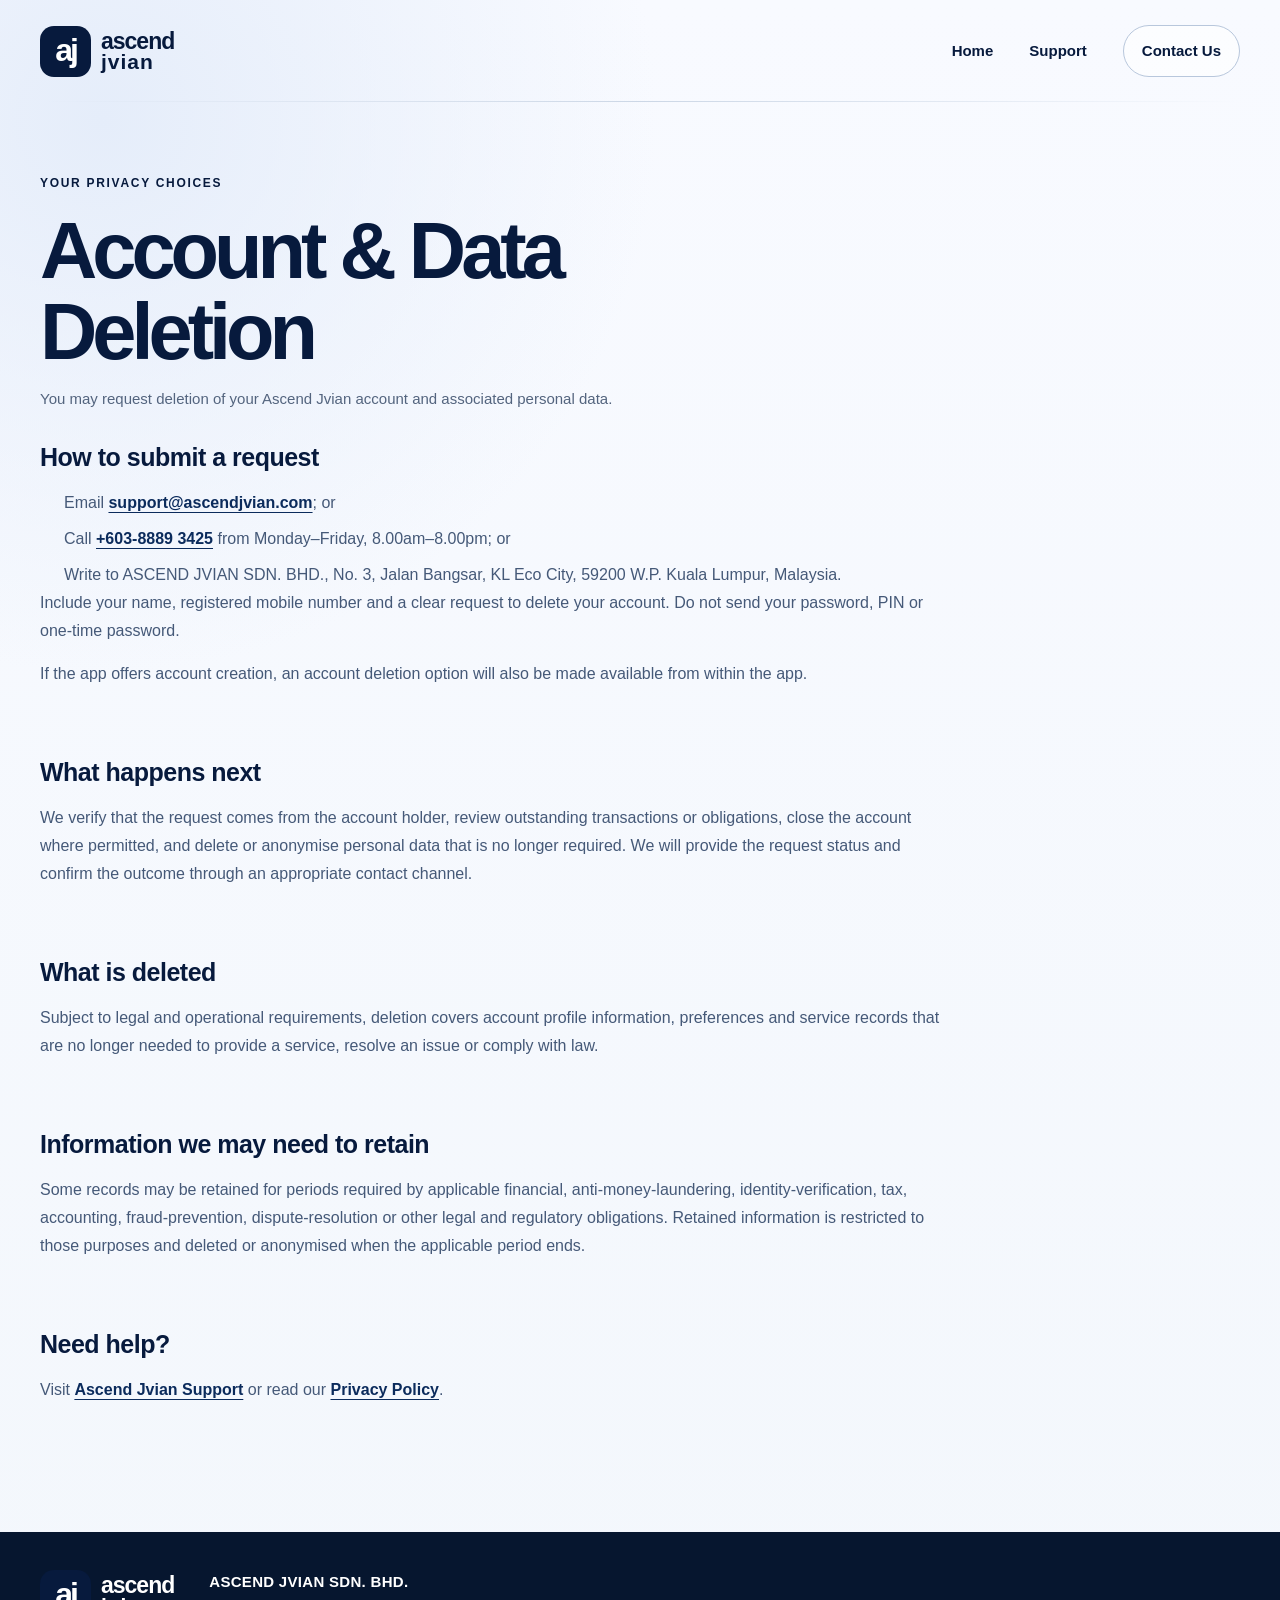
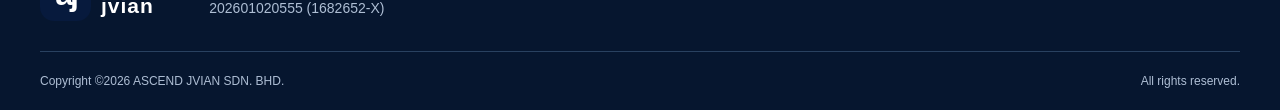
<file: account-deletion.html>
<!DOCTYPE html><html lang="en"><head><meta charSet="utf-8"/><meta name="viewport" content="width=device-width, initial-scale=1"/><title>Account &amp; Data Deletion | Ascend Jvian</title><meta name="description" content="How to request deletion of an Ascend Jvian account and personal data."/>
<style>/*! tailwindcss v4.2.1 | MIT License | https://tailwindcss.com */
@layer properties{@supports (((-webkit-hyphens:none)) and (not (margin-trim:inline))) or ((-moz-orient:inline) and (not (color:rgb(from red r g b)))){:root,:host{--shimmer-angle:20deg}*,:before,:after{--tw-translate-x:0;--tw-translate-y:0;--tw-translate-z:0;--tw-rotate-x:initial;--tw-rotate-y:initial;--tw-rotate-z:initial;--tw-skew-x:initial;--tw-skew-y:initial;--tw-scroll-snap-strictness:proximity;--tw-space-x-reverse:0;--tw-border-style:solid;--tw-leading:initial;--tw-font-weight:initial;--tw-tracking:initial;--tw-ordinal:initial;--tw-slashed-zero:initial;--tw-numeric-figure:initial;--tw-numeric-spacing:initial;--tw-numeric-fraction:initial;--tw-shadow:0 0 #0000;--tw-shadow-color:initial;--tw-shadow-alpha:100%;--tw-inset-shadow:0 0 #0000;--tw-inset-shadow-color:initial;--tw-inset-shadow-alpha:100%;--tw-ring-color:initial;--tw-ring-shadow:0 0 #0000;--tw-inset-ring-color:initial;--tw-inset-ring-shadow:0 0 #0000;--tw-ring-inset:initial;--tw-ring-offset-width:0px;--tw-ring-offset-color:#fff;--tw-ring-offset-shadow:0 0 #0000;--tw-outline-style:solid;--tw-duration:initial;--tw-ease:initial;--tw-content:"";--tw-scale-x:1;--tw-scale-y:1;--tw-scale-z:1;--tw-blur:initial;--tw-brightness:initial;--tw-contrast:initial;--tw-grayscale:initial;--tw-hue-rotate:initial;--tw-invert:initial;--tw-opacity:initial;--tw-saturate:initial;--tw-sepia:initial;--tw-drop-shadow:initial;--tw-drop-shadow-color:initial;--tw-drop-shadow-alpha:100%;--tw-drop-shadow-size:initial;--tw-backdrop-blur:initial;--tw-backdrop-brightness:initial;--tw-backdrop-contrast:initial;--tw-backdrop-grayscale:initial;--tw-backdrop-hue-rotate:initial;--tw-backdrop-invert:initial;--tw-backdrop-opacity:initial;--tw-backdrop-saturate:initial;--tw-backdrop-sepia:initial;--tw-animation-delay:0s;--tw-animation-direction:normal;--tw-animation-duration:initial;--tw-animation-fill-mode:none;--tw-animation-iteration-count:1;--tw-enter-blur:0;--tw-enter-opacity:1;--tw-enter-rotate:0;--tw-enter-scale:1;--tw-enter-translate-x:0;--tw-enter-translate-y:0;--tw-exit-blur:0;--tw-exit-opacity:1;--tw-exit-rotate:0;--tw-exit-scale:1;--tw-exit-translate-x:0;--tw-exit-translate-y:0;--scroll-fade-t:0px;--scroll-fade-b:0px;--scroll-fade-s:0px;--scroll-fade-e:0px;--scroll-fade-mask:initial;--shimmer-image:initial;--shimmer-text-fill:initial}::backdrop{--tw-translate-x:0;--tw-translate-y:0;--tw-translate-z:0;--tw-rotate-x:initial;--tw-rotate-y:initial;--tw-rotate-z:initial;--tw-skew-x:initial;--tw-skew-y:initial;--tw-scroll-snap-strictness:proximity;--tw-space-x-reverse:0;--tw-border-style:solid;--tw-leading:initial;--tw-font-weight:initial;--tw-tracking:initial;--tw-ordinal:initial;--tw-slashed-zero:initial;--tw-numeric-figure:initial;--tw-numeric-spacing:initial;--tw-numeric-fraction:initial;--tw-shadow:0 0 #0000;--tw-shadow-color:initial;--tw-shadow-alpha:100%;--tw-inset-shadow:0 0 #0000;--tw-inset-shadow-color:initial;--tw-inset-shadow-alpha:100%;--tw-ring-color:initial;--tw-ring-shadow:0 0 #0000;--tw-inset-ring-color:initial;--tw-inset-ring-shadow:0 0 #0000;--tw-ring-inset:initial;--tw-ring-offset-width:0px;--tw-ring-offset-color:#fff;--tw-ring-offset-shadow:0 0 #0000;--tw-outline-style:solid;--tw-duration:initial;--tw-ease:initial;--tw-content:"";--tw-scale-x:1;--tw-scale-y:1;--tw-scale-z:1;--tw-blur:initial;--tw-brightness:initial;--tw-contrast:initial;--tw-grayscale:initial;--tw-hue-rotate:initial;--tw-invert:initial;--tw-opacity:initial;--tw-saturate:initial;--tw-sepia:initial;--tw-drop-shadow:initial;--tw-drop-shadow-color:initial;--tw-drop-shadow-alpha:100%;--tw-drop-shadow-size:initial;--tw-backdrop-blur:initial;--tw-backdrop-brightness:initial;--tw-backdrop-contrast:initial;--tw-backdrop-grayscale:initial;--tw-backdrop-hue-rotate:initial;--tw-backdrop-invert:initial;--tw-backdrop-opacity:initial;--tw-backdrop-saturate:initial;--tw-backdrop-sepia:initial;--tw-animation-delay:0s;--tw-animation-direction:normal;--tw-animation-duration:initial;--tw-animation-fill-mode:none;--tw-animation-iteration-count:1;--tw-enter-blur:0;--tw-enter-opacity:1;--tw-enter-rotate:0;--tw-enter-scale:1;--tw-enter-translate-x:0;--tw-enter-translate-y:0;--tw-exit-blur:0;--tw-exit-opacity:1;--tw-exit-rotate:0;--tw-exit-scale:1;--tw-exit-translate-x:0;--tw-exit-translate-y:0;--scroll-fade-t:0px;--scroll-fade-b:0px;--scroll-fade-s:0px;--scroll-fade-e:0px;--scroll-fade-mask:initial;--shimmer-image:initial;--shimmer-text-fill:initial}}}@layer theme{:root,:host{--font-mono:ui-monospace, SFMono-Regular, Menlo, Monaco, Consolas, "Liberation Mono", "Courier New", monospace;--color-black:#000;--color-white:#fff;--spacing:.25rem;--container-xs:20rem;--container-sm:24rem;--text-xs:.75rem;--text-xs--line-height:calc(1 / .75);--text-sm:.875rem;--text-sm--line-height:calc(1.25 / .875);--text-base:1rem;--text-base--line-height:calc(1.5 / 1);--font-weight-normal:400;--font-weight-medium:500;--tracking-tight:-.025em;--tracking-widest:.1em;--leading-tight:1.25;--leading-snug:1.375;--leading-normal:1.5;--leading-relaxed:1.625;--radius-sm:.25rem;--radius-md:.375rem;--radius-lg:.5rem;--radius-xl:.75rem;--radius-2xl:1rem;--radius-4xl:2rem;--ease-out:cubic-bezier(0, 0, .2, 1);--ease-in-out:cubic-bezier(.4, 0, .2, 1);--animate-spin:spin 1s linear infinite;--animate-pulse:pulse 2s cubic-bezier(.4, 0, .6, 1) infinite;--blur-xs:4px;--aspect-video:16 / 9;--default-transition-duration:.15s;--default-transition-timing-function:cubic-bezier(.4, 0, .2, 1);--default-font-family:Arial,Helvetica,sans-serif;--default-mono-font-family:var(--font-mono)}}@layer base{*,:after,:before{box-sizing:border-box;border:0 solid;margin:0;padding:0}::backdrop{box-sizing:border-box;border:0 solid;margin:0;padding:0}::file-selector-button{box-sizing:border-box;border:0 solid;margin:0;padding:0}html,:host{-webkit-text-size-adjust:100%;tab-size:4;line-height:1.5;font-family:var(--default-font-family,ui-sans-serif, system-ui, sans-serif, "Apple Color Emoji", "Segoe UI Emoji", "Segoe UI Symbol", "Noto Color Emoji");font-feature-settings:var(--default-font-feature-settings,normal);font-variation-settings:var(--default-font-variation-settings,normal);-webkit-tap-highlight-color:transparent}hr{height:0;color:inherit;border-top-width:1px}abbr:where([title]){-webkit-text-decoration:underline dotted;text-decoration:underline dotted}h1,h2,h3,h4,h5,h6{font-size:inherit;font-weight:inherit}a{color:inherit;-webkit-text-decoration:inherit;-webkit-text-decoration:inherit;-webkit-text-decoration:inherit;-webkit-text-decoration:inherit;text-decoration:inherit}b,strong{font-weight:bolder}code,kbd,samp,pre{font-family:var(--default-mono-font-family,ui-monospace, SFMono-Regular, Menlo, Monaco, Consolas, "Liberation Mono", "Courier New", monospace);font-feature-settings:var(--default-mono-font-feature-settings,normal);font-variation-settings:var(--default-mono-font-variation-settings,normal);font-size:1em}small{font-size:80%}sub,sup{vertical-align:baseline;font-size:75%;line-height:0;position:relative}sub{bottom:-.25em}sup{top:-.5em}table{text-indent:0;border-color:inherit;border-collapse:collapse}:-moz-focusring{outline:auto}progress{vertical-align:baseline}summary{display:list-item}ol,ul,menu{list-style:none}img,svg,video,canvas,audio,iframe,embed,object{vertical-align:middle;display:block}img,video{max-width:100%;height:auto}button,input,select,optgroup,textarea{font:inherit;font-feature-settings:inherit;font-variation-settings:inherit;letter-spacing:inherit;color:inherit;opacity:1;background-color:#0000;border-radius:0}::file-selector-button{font:inherit;font-feature-settings:inherit;font-variation-settings:inherit;letter-spacing:inherit;color:inherit;opacity:1;background-color:#0000;border-radius:0}:where(select:is([multiple],[size])) optgroup{font-weight:bolder}:where(select:is([multiple],[size])) optgroup option{padding-inline-start:20px}::file-selector-button{margin-inline-end:4px}::placeholder{opacity:1}@supports (not ((-webkit-appearance:-apple-pay-button))) or (contain-intrinsic-size:1px){::placeholder{color:currentColor}@supports (color:color-mix(in lab, red, red)){::placeholder{color:color-mix(in oklab, currentcolor 50%, transparent)}}}textarea{resize:vertical}::-webkit-search-decoration{-webkit-appearance:none}::-webkit-date-and-time-value{min-height:1lh;text-align:inherit}::-webkit-datetime-edit{display:inline-flex}::-webkit-datetime-edit-fields-wrapper{padding:0}::-webkit-datetime-edit{padding-block:0}::-webkit-datetime-edit-year-field{padding-block:0}::-webkit-datetime-edit-month-field{padding-block:0}::-webkit-datetime-edit-day-field{padding-block:0}::-webkit-datetime-edit-hour-field{padding-block:0}::-webkit-datetime-edit-minute-field{padding-block:0}::-webkit-datetime-edit-second-field{padding-block:0}::-webkit-datetime-edit-millisecond-field{padding-block:0}::-webkit-datetime-edit-meridiem-field{padding-block:0}::-webkit-calendar-picker-indicator{line-height:1}:-moz-ui-invalid{box-shadow:none}button,input:where([type=button],[type=reset],[type=submit]){-webkit-appearance:button;appearance:button}::file-selector-button{-webkit-appearance:button;appearance:button}::-webkit-inner-spin-button{height:auto}::-webkit-outer-spin-button{height:auto}[hidden]:where(:not([hidden=until-found])){display:none!important}}@layer components;@layer utilities{.\@container\/card-header{container:card-header/inline-size}.\@container\/field-group{container:field-group/inline-size}.\@container{container-type:inline-size}.pointer-events-auto{pointer-events:auto}.pointer-events-none{pointer-events:none}.invisible{visibility:hidden}.sr-only{clip-path:inset(50%);white-space:nowrap;border-width:0;width:1px;height:1px;margin:-1px;padding:0;position:absolute;overflow:hidden}.absolute{position:absolute}.fixed{position:fixed}.relative{position:relative}.static{position:static}.inset-0{inset:calc(var(--spacing) * 0)}.inset-x-0{inset-inline:calc(var(--spacing) * 0)}.inset-x-4{inset-inline:calc(var(--spacing) * 4)}.inset-y-0{inset-block:calc(var(--spacing) * 0)}.inset-s-1{inset-inline-start:calc(var(--spacing) * 1)}.inset-s-1\/2{inset-inline-start:50%}.start{inset-inline-start:var(--spacing)}.end{inset-inline-end:var(--spacing)}.-top-12{top:calc(var(--spacing) * -12)}.top-0{top:calc(var(--spacing) * 0)}.top-1{top:calc(var(--spacing) * 1)}.top-1\.5{top:calc(var(--spacing) * 1.5)}.top-1\/2{top:50%}.top-1\/3{top:33.3333%}.top-2{top:calc(var(--spacing) * 2)}.top-3{top:calc(var(--spacing) * 3)}.top-3\.5{top:calc(var(--spacing) * 3.5)}.top-\[60\%\]{top:60%}.top-full{top:100%}.top-px{top:1px}.-right-12{right:calc(var(--spacing) * -12)}.right-0{right:calc(var(--spacing) * 0)}.right-1{right:calc(var(--spacing) * 1)}.right-2{right:calc(var(--spacing) * 2)}.right-2\.5{right:calc(var(--spacing) * 2.5)}.right-3{right:calc(var(--spacing) * 3)}.-bottom-12{bottom:calc(var(--spacing) * -12)}.bottom-0{bottom:calc(var(--spacing) * 0)}.bottom-4{bottom:calc(var(--spacing) * 4)}.-left-12{left:calc(var(--spacing) * -12)}.left-1{left:calc(var(--spacing) * 1)}.left-1\.5{left:calc(var(--spacing) * 1.5)}.left-1\/2{left:50%}.left-3{left:calc(var(--spacing) * 3)}.isolate{isolation:isolate}.z-0{z-index:0}.z-1{z-index:1}.z-10{z-index:10}.z-20{z-index:20}.z-50{z-index:50}.z-\[calc\(1000-var\(--toast-index\)\)\]{z-index:calc(1000 - var(--toast-index))}.order-first{order:-9999}.order-last{order:9999}.col-start-2{grid-column-start:2}.row-span-2{grid-row:span 2/span 2}.row-start-1{grid-row-start:1}.m-\(--drawer-inset\,0px\){margin:var(--drawer-inset,0px)}.-mx-1{margin-inline:calc(var(--spacing) * -1)}.-mx-4{margin-inline:calc(var(--spacing) * -4)}.mx-2{margin-inline:calc(var(--spacing) * 2)}.mx-3{margin-inline:calc(var(--spacing) * 3)}.mx-3\.5{margin-inline:calc(var(--spacing) * 3.5)}.mx-auto{margin-inline:auto}.-my-2{margin-block:calc(var(--spacing) * -2)}.my-0{margin-block:calc(var(--spacing) * 0)}.my-0\.5{margin-block:calc(var(--spacing) * .5)}.my-1{margin-block:calc(var(--spacing) * 1)}.my-2{margin-block:calc(var(--spacing) * 2)}.my-auto{margin-block:auto}.-mt-4{margin-top:calc(var(--spacing) * -4)}.mt-0{margin-top:calc(var(--spacing) * 0)}.mt-0\.5{margin-top:calc(var(--spacing) * .5)}.mt-2{margin-top:calc(var(--spacing) * 2)}.mt-4{margin-top:calc(var(--spacing) * 4)}.mt-auto{margin-top:auto}.-mb-4{margin-bottom:calc(var(--spacing) * -4)}.mb-1{margin-bottom:calc(var(--spacing) * 1)}.mb-1\.5{margin-bottom:calc(var(--spacing) * 1.5)}.mb-2{margin-bottom:calc(var(--spacing) * 2)}.-ml-1{margin-left:calc(var(--spacing) * -1)}.-ml-4{margin-left:calc(var(--spacing) * -4)}.ml-1{margin-left:calc(var(--spacing) * 1)}.ml-4{margin-left:calc(var(--spacing) * 4)}.ml-auto{margin-left:auto}.line-clamp-1{-webkit-line-clamp:1;-webkit-box-orient:vertical;display:-webkit-box;overflow:hidden}.line-clamp-2{-webkit-line-clamp:2;-webkit-box-orient:vertical;display:-webkit-box;overflow:hidden}.no-scrollbar{-ms-overflow-style:none;scrollbar-width:none}.no-scrollbar::-webkit-scrollbar{display:none}.block{display:block}.contents{display:contents}.flex{display:flex}.grid{display:grid}.hidden{display:none}.inline-flex{display:inline-flex}.table{display:table}.table-caption{display:table-caption}.table-cell{display:table-cell}.table-row{display:table-row}.field-sizing-content{field-sizing:content}.aspect-\(--ratio\){aspect-ratio:var(--ratio)}.aspect-square{aspect-ratio:1}.aspect-video{aspect-ratio:var(--aspect-video)}.size-\(--cell-size\){width:var(--cell-size);height:var(--cell-size)}.size-2{width:calc(var(--spacing) * 2);height:calc(var(--spacing) * 2)}.size-2\.5{width:calc(var(--spacing) * 2.5);height:calc(var(--spacing) * 2.5)}.size-3{width:calc(var(--spacing) * 3);height:calc(var(--spacing) * 3)}.size-4{width:calc(var(--spacing) * 4);height:calc(var(--spacing) * 4)}.size-5{width:calc(var(--spacing) * 5);height:calc(var(--spacing) * 5)}.size-6{width:calc(var(--spacing) * 6);height:calc(var(--spacing) * 6)}.size-7{width:calc(var(--spacing) * 7);height:calc(var(--spacing) * 7)}.size-8{width:calc(var(--spacing) * 8);height:calc(var(--spacing) * 8)}.size-9{width:calc(var(--spacing) * 9);height:calc(var(--spacing) * 9)}.size-10{width:calc(var(--spacing) * 10);height:calc(var(--spacing) * 10)}.size-auto{width:auto;height:auto}.size-full{width:100%;height:100%}.h-\(--accordion-panel-height\){height:var(--accordion-panel-height)}.h-\(--cell-size\){height:var(--cell-size)}.h-\(--drawer-content-height\){height:var(--drawer-content-height)}.h-\(--height\){height:var(--height)}.h-\(--popup-height\){height:var(--popup-height)}.h-\(--positioner-height\){height:var(--positioner-height)}.h-1{height:calc(var(--spacing) * 1)}.h-1\.5{height:calc(var(--spacing) * 1.5)}.h-2{height:calc(var(--spacing) * 2)}.h-2\.5{height:calc(var(--spacing) * 2.5)}.h-4{height:calc(var(--spacing) * 4)}.h-5{height:calc(var(--spacing) * 5)}.h-6{height:calc(var(--spacing) * 6)}.h-7{height:calc(var(--spacing) * 7)}.h-8{height:calc(var(--spacing) * 8)}.h-8\!{height:calc(var(--spacing) * 8)!important}.h-9{height:calc(var(--spacing) * 9)}.h-10{height:calc(var(--spacing) * 10)}.h-12{height:calc(var(--spacing) * 12)}.h-\[calc\(--spacing\(5\.25\)\)\]{height:calc(calc(var(--spacing) * 5.25))}.h-\[calc\(100\%-1px\)\]{height:calc(100% - 1px)}.h-auto{height:auto}.h-full{height:100%}.h-max{height:max-content}.h-px{height:1px}.h-svh{height:100svh}.max-h-\(--available-height\){max-height:var(--available-height)}.max-h-\(--drawer-content-max-height\,none\){max-height:var(--drawer-content-max-height,none)}.max-h-72{max-height:calc(var(--spacing) * 72)}.max-h-\[min\(calc\(--spacing\(72\)---spacing\(9\)\)\,calc\(var\(--available-height\)---spacing\(9\)\)\)\]{max-height:min(calc(calc(var(--spacing) * 72) - calc(var(--spacing) * 9)), calc(var(--available-height) - calc(var(--spacing) * 9)))}.min-h-0{min-height:calc(var(--spacing) * 0)}.min-h-4{min-height:calc(var(--spacing) * 4)}.min-h-8{min-height:calc(var(--spacing) * 8)}.min-h-16{min-height:calc(var(--spacing) * 16)}.min-h-dvh{min-height:100dvh}.min-h-full{min-height:100%}.min-h-svh{min-height:100svh}.w-\(--anchor-width\){width:var(--anchor-width)}.w-\(--cell-size\){width:var(--cell-size)}.w-\(--drawer-content-width\,auto\){width:var(--drawer-content-width,auto)}.w-\(--popup-width\){width:var(--popup-width)}.w-\(--positioner-width\){width:var(--positioner-width)}.w-\(--sidebar-width\){width:var(--sidebar-width)}.w-0{width:calc(var(--spacing) * 0)}.w-1{width:calc(var(--spacing) * 1)}.w-2{width:calc(var(--spacing) * 2)}.w-2\.5{width:calc(var(--spacing) * 2.5)}.w-4{width:calc(var(--spacing) * 4)}.w-5{width:calc(var(--spacing) * 5)}.w-10{width:calc(var(--spacing) * 10)}.w-24{width:calc(var(--spacing) * 24)}.w-64{width:calc(var(--spacing) * 64)}.w-72{width:calc(var(--spacing) * 72)}.w-auto{width:auto}.w-fit{width:fit-content}.w-full{width:100%}.w-max{width:max-content}.w-px{width:1px}.max-w-\(--available-width\){max-width:var(--available-width)}.max-w-\(--skeleton-width\){max-width:var(--skeleton-width)}.max-w-\[80\%\]{max-width:80%}.max-w-\[calc\(100\%-2rem\)\]{max-width:calc(100% - 2rem)}.max-w-full{max-width:100%}.max-w-max{max-width:max-content}.max-w-sm{max-width:var(--container-sm)}.max-w-xs{max-width:var(--container-xs)}.min-w-\(--cell-size\){min-width:var(--cell-size)}.min-w-0{min-width:calc(var(--spacing) * 0)}.min-w-5{min-width:calc(var(--spacing) * 5)}.min-w-7{min-width:calc(var(--spacing) * 7)}.min-w-8{min-width:calc(var(--spacing) * 8)}.min-w-9{min-width:calc(var(--spacing) * 9)}.min-w-16{min-width:calc(var(--spacing) * 16)}.min-w-32{min-width:calc(var(--spacing) * 32)}.min-w-36{min-width:calc(var(--spacing) * 36)}.min-w-40{min-width:calc(var(--spacing) * 40)}.min-w-\[96px\]{min-width:96px}.min-w-\[calc\(var\(--anchor-width\)\+--spacing\(7\)\)\]{min-width:calc(var(--anchor-width) + calc(var(--spacing) * 7))}.flex-1{flex:1}.shrink-0{flex-shrink:0}.grow{flex-grow:1}.grow-0{flex-grow:0}.basis-full{flex-basis:100%}.caption-bottom{caption-side:bottom}.border-collapse{border-collapse:collapse}.origin-\(--transform-origin\){transform-origin:var(--transform-origin)}.origin-bottom{transform-origin:bottom}.-translate-x-1{--tw-translate-x:calc(var(--spacing) * -1);translate:var(--tw-translate-x) var(--tw-translate-y)}.-translate-x-1\/2{--tw-translate-x:calc(calc(1 / 2 * 100%) * -1);translate:var(--tw-translate-x) var(--tw-translate-y)}.-translate-x-px{--tw-translate-x:-1px;translate:var(--tw-translate-x) var(--tw-translate-y)}.translate-x-px{--tw-translate-x:1px;translate:var(--tw-translate-x) var(--tw-translate-y)}.-translate-y-1{--tw-translate-y:calc(var(--spacing) * -1);translate:var(--tw-translate-x) var(--tw-translate-y)}.-translate-y-1\/2{--tw-translate-y:calc(calc(1 / 2 * 100%) * -1);translate:var(--tw-translate-x) var(--tw-translate-y)}.-translate-y-3{--tw-translate-y:calc(var(--spacing) * -3);translate:var(--tw-translate-x) var(--tw-translate-y)}.-translate-y-3\/4{--tw-translate-y:calc(calc(3 / 4 * 100%) * -1);translate:var(--tw-translate-x) var(--tw-translate-y)}.translate-y-0{--tw-translate-y:calc(var(--spacing) * 0);translate:var(--tw-translate-x) var(--tw-translate-y)}.translate-y-3{--tw-translate-y:calc(var(--spacing) * 3);translate:var(--tw-translate-x) var(--tw-translate-y)}.translate-y-3\/4{--tw-translate-y:calc(3 / 4 * 100%);translate:var(--tw-translate-x) var(--tw-translate-y)}.translate-y-\[calc\(-50\%-2px\)\]{--tw-translate-y:calc(-50% - 2px);translate:var(--tw-translate-x) var(--tw-translate-y)}.rotate-45{rotate:45deg}.rotate-90{rotate:90deg}.\[transform\:translateX\(var\(--toast-swipe-movement-x\)\)_translateY\(calc\(var\(--toast-swipe-movement-y\)-\(var\(--toast-index\)\*var\(--peek\)\)-\(var\(--shrink\)\*var\(--height\)\)\)\)_scale\(var\(--scale\)\)\]{transform:translateX(var(--toast-swipe-movement-x)) translateY(calc(var(--toast-swipe-movement-y) - (var(--toast-index) * var(--peek)) - (var(--shrink) * var(--height)))) scale(var(--scale))}.transform-\[translate3d\(var\(--translate-x\,0px\)\,var\(--translate-y\,0px\)\,0\)_scale\(var\(--stack-scale\)\)\]{transform:translate3d(var(--translate-x,0px),var(--translate-y,0px),0) scale(var(--stack-scale))}.shimmer{--_spread:var(--shimmer-spread,calc(3ch + 40px));--_base:currentColor;--_highlight:var(--shimmer-color,oklch(from currentColor l c h / calc(alpha* .2)));background-image:var(--shimmer-image,linear-gradient(calc(90deg + var(--shimmer-angle)), var(--_base) calc(50% - var(--_spread)), var(--_highlight) calc(50% - var(--_spread) * .5), var(--_highlight) 50%, var(--_highlight) calc(50% + var(--_spread) * .5), var(--_base) calc(50% + var(--_spread))))}@supports (color:color-mix(in lab, red, red)){.shimmer{background-image:var(--shimmer-image,linear-gradient(calc(90deg + var(--shimmer-angle)), var(--_base) calc(50% - var(--_spread)), color-mix(in oklch, var(--_highlight), var(--_base) 50%) calc(50% - var(--_spread) * .5), var(--_highlight) 50%, color-mix(in oklch, var(--_highlight), var(--_base) 50%) calc(50% + var(--_spread) * .5), var(--_base) calc(50% + var(--_spread))))}}.shimmer{background-repeat:no-repeat;background-size:calc(200% + var(--_spread) * 2) 100%;-webkit-text-fill-color:var(--shimmer-text-fill,transparent);animation:tw-shimmer var(--shimmer-duration,2s) linear infinite;background-position:0 0;-webkit-background-clip:text;background-clip:text}@media (prefers-color-scheme:dark){.shimmer{--_highlight:var(--shimmer-color,oklch(from currentColor max(.8, calc(l + .4)) c h / calc(alpha + .4)))}}.shimmer:where([dir=rtl],[dir=rtl] *){animation-direction:reverse}.scroll-fade-x{--_scroll-fade-size-s:var(--scroll-fade-s-size,var(--scroll-fade-size,min(12%, calc(var(--spacing) * 10))));--_scroll-fade-size-e:var(--scroll-fade-e-size,var(--scroll-fade-size,min(12%, calc(var(--spacing) * 10))));--scroll-fade-inline:linear-gradient(to right, transparent 0, #000 var(--scroll-fade-s,0px), #000 calc(100% - var(--scroll-fade-e,0px)), transparent 100%)}.scroll-fade-x:where([dir=rtl],[dir=rtl] *){--scroll-fade-inline:linear-gradient(to left, transparent 0, #000 var(--scroll-fade-s,0px), #000 calc(100% - var(--scroll-fade-e,0px)), transparent 100%)}.scroll-fade-x{-webkit-mask-image:var(--scroll-fade-mask,var(--scroll-fade-inline));-webkit-mask-image:var(--scroll-fade-mask,var(--scroll-fade-inline));-webkit-mask-image:var(--scroll-fade-mask,var(--scroll-fade-inline));-webkit-mask-image:var(--scroll-fade-mask,var(--scroll-fade-inline));mask-image:var(--scroll-fade-mask,var(--scroll-fade-inline));-webkit-mask-composite:source-in;-webkit-mask-composite:source-in;-webkit-mask-composite:source-in;-webkit-mask-repeat:no-repeat;mask-repeat:no-repeat;-webkit-mask-composite:source-in;mask-composite:intersect}@supports (animation-timeline:scroll()){.scroll-fade-x{animation:1ms ease-in-out scroll-fade-reveal-s,1ms ease-in-out scroll-fade-reveal-e;animation-timeline:scroll(self inline),scroll(self inline);animation-range:0 var(--scroll-fade-reveal,calc(var(--spacing) * 24)), calc(100% - var(--scroll-fade-reveal,calc(var(--spacing) * 24))) 100%;animation-fill-mode:both}}@supports not (animation-timeline:scroll()){.scroll-fade-x{--scroll-fade-s:var(--_scroll-fade-size-s);--scroll-fade-e:var(--_scroll-fade-size-e)}}.scroll-fade-b{--_scroll-fade-size-b:var(--scroll-fade-b-size,var(--scroll-fade-size,min(12%, calc(var(--spacing) * 10))));--scroll-fade-mask:linear-gradient(to bottom, #000 0, #000 calc(100% - var(--scroll-fade-b,0px)), transparent 100%);-webkit-mask-image:var(--scroll-fade-mask);-webkit-mask-image:var(--scroll-fade-mask);-webkit-mask-image:var(--scroll-fade-mask);-webkit-mask-image:var(--scroll-fade-mask);mask-image:var(--scroll-fade-mask);-webkit-mask-composite:source-in;-webkit-mask-composite:source-in;-webkit-mask-composite:source-in;-webkit-mask-repeat:no-repeat;mask-repeat:no-repeat;-webkit-mask-composite:source-in;mask-composite:intersect}@supports (animation-timeline:scroll()){.scroll-fade-b{animation:1ms ease-in-out scroll-fade-reveal-b;animation-timeline:scroll(self y);animation-range:calc(100% - var(--scroll-fade-reveal,calc(var(--spacing) * 24))) 100%;animation-fill-mode:both}}@supports not (animation-timeline:scroll()){.scroll-fade-b{--scroll-fade-b:var(--_scroll-fade-size-b)}}.animate-caret-blink{animation:1.25s ease-out infinite caret-blink}.animate-pulse{animation:var(--animate-pulse)}.animate-spin{animation:var(--animate-spin)}.cursor-default{cursor:default}.cursor-grab{cursor:grab}.cursor-text{cursor:text}.touch-manipulation{touch-action:manipulation}.touch-none{touch-action:none}.resize-none{resize:none}.snap-x{scroll-snap-type:x var(--tw-scroll-snap-strictness)}.snap-mandatory{--tw-scroll-snap-strictness:mandatory}.scroll-my-1{scroll-margin-block:calc(var(--spacing) * 1)}.scroll-px-1{scroll-padding-inline:calc(var(--spacing) * 1)}.scroll-py-1{scroll-padding-block:calc(var(--spacing) * 1)}.list-disc{list-style-type:disc}.list-none{list-style-type:none}.appearance-none{-webkit-appearance:none;appearance:none}.auto-rows-min{grid-auto-rows:min-content}.grid-rows-\[auto_1fr\]{grid-template-rows:auto 1fr}.flex-col{flex-direction:column}.flex-col-reverse{flex-direction:column-reverse}.flex-row{flex-direction:row}.flex-wrap{flex-wrap:wrap}.place-content-center{place-content:center}.place-items-center{place-items:center}.items-center{align-items:center}.items-end{align-items:flex-end}.items-start{align-items:flex-start}.items-stretch{align-items:stretch}.justify-between{justify-content:space-between}.justify-center{justify-content:center}.justify-start{justify-content:flex-start}.gap-\(--card-spacing\){gap:var(--card-spacing)}.gap-0{gap:calc(var(--spacing) * 0)}.gap-0\.5{gap:calc(var(--spacing) * .5)}.gap-1{gap:calc(var(--spacing) * 1)}.gap-1\.5{gap:calc(var(--spacing) * 1.5)}.gap-2{gap:calc(var(--spacing) * 2)}.gap-2\.5{gap:calc(var(--spacing) * 2.5)}.gap-3{gap:calc(var(--spacing) * 3)}.gap-4{gap:calc(var(--spacing) * 4)}.gap-5{gap:calc(var(--spacing) * 5)}.gap-6{gap:calc(var(--spacing) * 6)}.gap-\[--spacing\(var\(--gap\)\)\]{gap:calc(var(--spacing) * var(--gap))}:where(.-space-x-2>:not(:last-child)){--tw-space-x-reverse:0;margin-inline-start:calc(calc(var(--spacing) * -2) * var(--tw-space-x-reverse));margin-inline-end:calc(calc(var(--spacing) * -2) * calc(1 - var(--tw-space-x-reverse)))}.self-end{align-self:flex-end}.self-start{align-self:flex-start}.self-stretch{align-self:stretch}.justify-self-end{justify-self:flex-end}.truncate{text-overflow:ellipsis;white-space:nowrap;overflow:hidden}.overflow-auto{overflow:auto}.overflow-hidden{overflow:hidden}.overflow-x-auto{overflow-x:auto}.overflow-x-hidden{overflow-x:hidden}.overflow-y-auto{overflow-y:auto}.overscroll-contain{overscroll-behavior:contain}.overscroll-x-contain{overscroll-behavior-x:contain}.rounded-\(--cell-radius\){border-radius:var(--cell-radius)}.rounded-2xl{border-radius:var(--radius-2xl)}.rounded-4xl{border-radius:var(--radius-4xl)}.rounded-\[2px\]{border-radius:2px}.rounded-\[4px\]{border-radius:4px}.rounded-\[calc\(var\(--radius\)-3px\)\]{border-radius:calc(var(--radius) - 3px)}.rounded-\[inherit\]{border-radius:inherit}.rounded-\[min\(var\(--radius-md\)\,10px\)\]{border-radius:min(var(--radius-md), 10px)}.rounded-\[min\(var\(--radius-md\)\,12px\)\]{border-radius:min(var(--radius-md), 12px)}.rounded-full{border-radius:2147483647px}.rounded-lg{border-radius:var(--radius-lg)}.rounded-lg\!{border-radius:var(--radius-lg)!important}.rounded-md{border-radius:var(--radius-md)}.rounded-none{border-radius:0}.rounded-sm{border-radius:var(--radius-sm)}.rounded-xl{border-radius:var(--radius-xl)}.rounded-xl\!{border-radius:var(--radius-xl)!important}.rounded-t-xl{border-top-left-radius:var(--radius-xl);border-top-right-radius:var(--radius-xl)}.rounded-l-\(--cell-radius\){border-top-left-radius:var(--cell-radius);border-bottom-left-radius:var(--cell-radius)}.rounded-tl-sm{border-top-left-radius:var(--radius-sm)}.rounded-r-\(--cell-radius\){border-top-right-radius:var(--cell-radius);border-bottom-right-radius:var(--cell-radius)}.rounded-b-xl{border-bottom-right-radius:var(--radius-xl);border-bottom-left-radius:var(--radius-xl)}.border{border-style:var(--tw-border-style);border-width:1px}.border-0{border-style:var(--tw-border-style);border-width:0}.border-\[1\.5px\]{border-style:var(--tw-border-style);border-width:1.5px}.border-y{border-block-style:var(--tw-border-style);border-block-width:1px}.border-t{border-top-style:var(--tw-border-style);border-top-width:1px}.border-r{border-right-style:var(--tw-border-style);border-right-width:1px}.border-b{border-bottom-style:var(--tw-border-style);border-bottom-width:1px}.border-l{border-left-style:var(--tw-border-style);border-left-width:1px}.border-dashed{--tw-border-style:dashed;border-style:dashed}.border-none{--tw-border-style:none;border-style:none}.border-\(--color-border\){border-color:var(--color-border)}.border-transparent{border-color:#0000}.bg-\(--color-bg\){background-color:var(--color-bg)}.bg-\[Canvas\]{background-color:canvas}.bg-background{background-color:var(--background)}.bg-black{background-color:var(--color-black)}.bg-black\/10{background-color:#0000001a}@supports (color:color-mix(in lab, red, red)){.bg-black\/10{background-color:color-mix(in oklab, var(--color-black) 10%, transparent)}}.bg-foreground{background-color:var(--foreground)}.bg-primary{background-color:var(--primary)}.bg-transparent{background-color:#0000}.bg-white{background-color:var(--color-white)}.bg-clip-padding{background-clip:padding-box}.fill-foreground{fill:var(--foreground)}.object-cover{object-fit:cover}.p-\(--card-spacing\){padding:var(--card-spacing)}.p-0{padding:calc(var(--spacing) * 0)}.p-1{padding:calc(var(--spacing) * 1)}.p-2{padding:calc(var(--spacing) * 2)}.p-2\.5{padding:calc(var(--spacing) * 2.5)}.p-4{padding:calc(var(--spacing) * 4)}.p-6{padding:calc(var(--spacing) * 6)}.p-\[3px\]{padding:3px}.p-px{padding:1px}.px-\(--card-spacing\){padding-inline:var(--card-spacing)}.px-\(--cell-size\){padding-inline:var(--cell-size)}.px-1{padding-inline:calc(var(--spacing) * 1)}.px-1\.5{padding-inline:calc(var(--spacing) * 1.5)}.px-2{padding-inline:calc(var(--spacing) * 2)}.px-2\.5{padding-inline:calc(var(--spacing) * 2.5)}.px-3{padding-inline:calc(var(--spacing) * 3)}.py-\(--card-spacing\){padding-block:var(--card-spacing)}.py-0{padding-block:calc(var(--spacing) * 0)}.py-0\.5{padding-block:calc(var(--spacing) * .5)}.py-1{padding-block:calc(var(--spacing) * 1)}.py-1\.5{padding-block:calc(var(--spacing) * 1.5)}.py-2{padding-block:calc(var(--spacing) * 2)}.py-2\.5{padding-block:calc(var(--spacing) * 2.5)}.py-6{padding-block:calc(var(--spacing) * 6)}.py-\[2px\]{padding-block:2px}.pt-0{padding-top:calc(var(--spacing) * 0)}.pt-2{padding-top:calc(var(--spacing) * 2)}.pt-3{padding-top:calc(var(--spacing) * 3)}.pt-4{padding-top:calc(var(--spacing) * 4)}.pr-1{padding-right:calc(var(--spacing) * 1)}.pr-1\.5{padding-right:calc(var(--spacing) * 1.5)}.pr-1\.5\!{padding-right:calc(var(--spacing) * 1.5)!important}.pr-2{padding-right:calc(var(--spacing) * 2)}.pr-8{padding-right:calc(var(--spacing) * 8)}.pb-0{padding-bottom:calc(var(--spacing) * 0)}.pb-2{padding-bottom:calc(var(--spacing) * 2)}.pb-2\.5{padding-bottom:calc(var(--spacing) * 2.5)}.pb-3{padding-bottom:calc(var(--spacing) * 3)}.pl-1{padding-left:calc(var(--spacing) * 1)}.pl-1\.5{padding-left:calc(var(--spacing) * 1.5)}.pl-1\.5\!{padding-left:calc(var(--spacing) * 1.5)!important}.pl-2{padding-left:calc(var(--spacing) * 2)}.pl-2\.5{padding-left:calc(var(--spacing) * 2.5)}.pl-4{padding-left:calc(var(--spacing) * 4)}.pl-7{padding-left:calc(var(--spacing) * 7)}.text-center{text-align:center}.text-left{text-align:left}.align-middle{vertical-align:middle}.font-mono{font-family:var(--font-mono)}.font-sans{font-family:Arial,Helvetica,sans-serif}.text-base{font-size:var(--text-base);line-height:var(--tw-leading,var(--text-base--line-height))}.text-sm{font-size:var(--text-sm);line-height:var(--tw-leading,var(--text-sm--line-height))}.text-sm\/relaxed{font-size:var(--text-sm);line-height:var(--leading-relaxed)}.text-xs{font-size:var(--text-xs);line-height:var(--tw-leading,var(--text-xs--line-height))}.text-\[0\.8rem\]{font-size:.8rem}.leading-none{--tw-leading:1;line-height:1}.leading-normal{--tw-leading:var(--leading-normal);line-height:var(--leading-normal)}.leading-relaxed{--tw-leading:var(--leading-relaxed);line-height:var(--leading-relaxed)}.leading-snug{--tw-leading:var(--leading-snug);line-height:var(--leading-snug)}.leading-tight{--tw-leading:var(--leading-tight);line-height:var(--leading-tight)}.font-medium{--tw-font-weight:var(--font-weight-medium);font-weight:var(--font-weight-medium)}.font-normal{--tw-font-weight:var(--font-weight-normal);font-weight:var(--font-weight-normal)}.tracking-tight{--tw-tracking:var(--tracking-tight);letter-spacing:var(--tracking-tight)}.tracking-widest{--tw-tracking:var(--tracking-widest);letter-spacing:var(--tracking-widest)}.text-balance{text-wrap:balance}.wrap-break-word{overflow-wrap:break-word}.whitespace-nowrap{white-space:nowrap}.text-\[CanvasText\]{color:canvastext}.text-background{color:var(--background)}.text-current{color:currentColor}.text-foreground,.text-foreground\/60{color:var(--foreground)}@supports (color:color-mix(in lab, red, red)){.text-foreground\/60{color:color-mix(in oklab, var(--foreground) 60%, transparent)}}.text-primary{color:var(--primary)}.tabular-nums{--tw-numeric-spacing:tabular-nums;font-variant-numeric:var(--tw-ordinal,) var(--tw-slashed-zero,) var(--tw-numeric-figure,) var(--tw-numeric-spacing,) var(--tw-numeric-fraction,)}.underline-offset-4{text-underline-offset:4px}.opacity-0{opacity:0}.opacity-50{opacity:.5}.opacity-60{opacity:.6}.opacity-\[max\(var\(--drawer-overlay-min-opacity\,0\)\,calc\(1-var\(--drawer-swipe-progress\)\)\)\]{opacity:max(var(--drawer-overlay-min-opacity,0), calc(1 - var(--drawer-swipe-progress)))}.bg-blend-color{background-blend-mode:color}.shadow{--tw-shadow:0 1px 3px 0 var(--tw-shadow-color,#0000001a), 0 1px 2px -1px var(--tw-shadow-color,#0000001a);box-shadow:var(--tw-inset-shadow), var(--tw-inset-ring-shadow), var(--tw-ring-offset-shadow), var(--tw-ring-shadow), var(--tw-shadow)}.shadow-\[0_0_0_1px_var\(--sidebar-border\)\]{--tw-shadow:0 0 0 1px var(--tw-shadow-color,var(--sidebar-border));box-shadow:var(--tw-inset-shadow), var(--tw-inset-ring-shadow), var(--tw-ring-offset-shadow), var(--tw-ring-shadow), var(--tw-shadow)}.shadow-lg{--tw-shadow:0 10px 15px -3px var(--tw-shadow-color,#0000001a), 0 4px 6px -4px var(--tw-shadow-color,#0000001a);box-shadow:var(--tw-inset-shadow), var(--tw-inset-ring-shadow), var(--tw-ring-offset-shadow), var(--tw-ring-shadow), var(--tw-shadow)}.shadow-md{--tw-shadow:0 4px 6px -1px var(--tw-shadow-color,#0000001a), 0 2px 4px -2px var(--tw-shadow-color,#0000001a);box-shadow:var(--tw-inset-shadow), var(--tw-inset-ring-shadow), var(--tw-ring-offset-shadow), var(--tw-ring-shadow), var(--tw-shadow)}.shadow-none{--tw-shadow:0 0 #0000;box-shadow:var(--tw-inset-shadow), var(--tw-inset-ring-shadow), var(--tw-ring-offset-shadow), var(--tw-ring-shadow), var(--tw-shadow)}.shadow-none\!{--tw-shadow:0 0 #0000!important;box-shadow:var(--tw-inset-shadow), var(--tw-inset-ring-shadow), var(--tw-ring-offset-shadow), var(--tw-ring-shadow), var(--tw-shadow)!important}.shadow-xl{--tw-shadow:0 20px 25px -5px var(--tw-shadow-color,#0000001a), 0 8px 10px -6px var(--tw-shadow-color,#0000001a);box-shadow:var(--tw-inset-shadow), var(--tw-inset-ring-shadow), var(--tw-ring-offset-shadow), var(--tw-ring-shadow), var(--tw-shadow)}.ring-0{--tw-ring-shadow:var(--tw-ring-inset,) 0 0 0 calc(0px + var(--tw-ring-offset-width)) var(--tw-ring-color,currentcolor);box-shadow:var(--tw-inset-shadow), var(--tw-inset-ring-shadow), var(--tw-ring-offset-shadow), var(--tw-ring-shadow), var(--tw-shadow)}.ring-1{--tw-ring-shadow:var(--tw-ring-inset,) 0 0 0 calc(1px + var(--tw-ring-offset-width)) var(--tw-ring-color,currentcolor);box-shadow:var(--tw-inset-shadow), var(--tw-inset-ring-shadow), var(--tw-ring-offset-shadow), var(--tw-ring-shadow), var(--tw-shadow)}.ring-2{--tw-ring-shadow:var(--tw-ring-inset,) 0 0 0 calc(2px + var(--tw-ring-offset-width)) var(--tw-ring-color,currentcolor);box-shadow:var(--tw-inset-shadow), var(--tw-inset-ring-shadow), var(--tw-ring-offset-shadow), var(--tw-ring-shadow), var(--tw-shadow)}.ring-3{--tw-ring-shadow:var(--tw-ring-inset,) 0 0 0 calc(3px + var(--tw-ring-offset-width)) var(--tw-ring-color,currentcolor);box-shadow:var(--tw-inset-shadow), var(--tw-inset-ring-shadow), var(--tw-ring-offset-shadow), var(--tw-ring-shadow), var(--tw-shadow)}.ring-background{--tw-ring-color:var(--background)}.ring-foreground,.ring-foreground\/10{--tw-ring-color:var(--foreground)}@supports (color:color-mix(in lab, red, red)){.ring-foreground\/10{--tw-ring-color:color-mix(in oklab, var(--foreground) 10%, transparent)}}.ring-offset-background{--tw-ring-offset-color:var(--background)}.outline-hidden{--tw-outline-style:none;outline-style:none}@media (forced-colors:active){.outline-hidden{outline-offset:2px;outline:2px solid #0000}}.outline{outline-style:var(--tw-outline-style);outline-width:1px}.transition{transition-property:color,background-color,border-color,outline-color,text-decoration-color,fill,stroke,--tw-gradient-from,--tw-gradient-via,--tw-gradient-to,opacity,box-shadow,transform,translate,scale,rotate,filter,-webkit-backdrop-filter,backdrop-filter,display,content-visibility,overlay,pointer-events;transition-timing-function:var(--tw-ease,var(--default-transition-timing-function));transition-duration:var(--tw-duration,var(--default-transition-duration))}.transition-\[color\,box-shadow\]{transition-property:color,box-shadow;transition-timing-function:var(--tw-ease,var(--default-transition-timing-function));transition-duration:var(--tw-duration,var(--default-transition-duration))}.transition-\[left\,right\,width\]{transition-property:left,right,width;transition-timing-function:var(--tw-ease,var(--default-transition-timing-function));transition-duration:var(--tw-duration,var(--default-transition-duration))}.transition-\[margin\,opacity\]{transition-property:margin,opacity;transition-timing-function:var(--tw-ease,var(--default-transition-timing-function));transition-duration:var(--tw-duration,var(--default-transition-duration))}.transition-\[opacity\,transform\,translate\]{transition-property:opacity,transform,translate;transition-timing-function:var(--tw-ease,var(--default-transition-timing-function));transition-duration:var(--tw-duration,var(--default-transition-duration))}.transition-\[opacity\,transform\,width\,height\,scale\,translate\]{transition-property:opacity,transform,width,height,scale,translate;transition-timing-function:var(--tw-ease,var(--default-transition-timing-function));transition-duration:var(--tw-duration,var(--default-transition-duration))}.transition-\[top\,left\,right\,bottom\]{transition-property:top,left,right,bottom;transition-timing-function:var(--tw-ease,var(--default-transition-timing-function));transition-duration:var(--tw-duration,var(--default-transition-duration))}.transition-\[transform\,height\,opacity\,filter\]{transition-property:transform,height,opacity,filter;transition-timing-function:var(--tw-ease,var(--default-transition-timing-function));transition-duration:var(--tw-duration,var(--default-transition-duration))}.transition-\[translate\,scale\,opacity\]{transition-property:translate,scale,opacity;transition-timing-function:var(--tw-ease,var(--default-transition-timing-function));transition-duration:var(--tw-duration,var(--default-transition-duration))}.transition-\[width\,height\,padding\]{transition-property:width,height,padding;transition-timing-function:var(--tw-ease,var(--default-transition-timing-function));transition-duration:var(--tw-duration,var(--default-transition-duration))}.transition-\[width\]{transition-property:width;transition-timing-function:var(--tw-ease,var(--default-transition-timing-function));transition-duration:var(--tw-duration,var(--default-transition-duration))}.transition-all{transition-property:all;transition-timing-function:var(--tw-ease,var(--default-transition-timing-function));transition-duration:var(--tw-duration,var(--default-transition-duration))}.transition-colors{transition-property:color,background-color,border-color,outline-color,text-decoration-color,fill,stroke,--tw-gradient-from,--tw-gradient-via,--tw-gradient-to;transition-timing-function:var(--tw-ease,var(--default-transition-timing-function));transition-duration:var(--tw-duration,var(--default-transition-duration))}.transition-opacity{transition-property:opacity;transition-timing-function:var(--tw-ease,var(--default-transition-timing-function));transition-duration:var(--tw-duration,var(--default-transition-duration))}.transition-transform{transition-property:transform,translate,scale,rotate;transition-timing-function:var(--tw-ease,var(--default-transition-timing-function));transition-duration:var(--tw-duration,var(--default-transition-duration))}.transition-none{transition-property:none}.duration-100{--tw-duration:.1s;transition-duration:.1s}.duration-150{--tw-duration:.15s;transition-duration:.15s}.duration-200{--tw-duration:.2s;transition-duration:.2s}.duration-250{--tw-duration:.25s;transition-duration:.25s}.duration-300{--tw-duration:.3s;transition-duration:.3s}.duration-450{--tw-duration:.45s;transition-duration:.45s}.duration-1000{--tw-duration:1s;transition-duration:1s}.duration-\[0\.35s\]{--tw-duration:.35s;transition-duration:.35s}.ease-\[cubic-bezier\(0\.22\,1\,0\.36\,1\)\]{--tw-ease:cubic-bezier(.22,1,.36,1);transition-timing-function:cubic-bezier(.22,1,.36,1)}.ease-\[cubic-bezier\(0\.32\,0\.72\,0\,1\)\]{--tw-ease:cubic-bezier(.32,.72,0,1);transition-timing-function:cubic-bezier(.32,.72,0,1)}.ease-\[cubic-bezier\(0\.45\,1\.005\,0\,1\.005\)\]{--tw-ease:cubic-bezier(.45,1.005,0,1.005);transition-timing-function:cubic-bezier(.45,1.005,0,1.005)}.ease-in-out{--tw-ease:var(--ease-in-out);transition-timing-function:var(--ease-in-out)}.ease-linear{--tw-ease:linear;transition-timing-function:linear}.ease-out{--tw-ease:var(--ease-out);transition-timing-function:var(--ease-out)}.will-change-transform{will-change:transform}.contain-content{contain:content}.outline-none{--tw-outline-style:none;outline-style:none}.select-none{-webkit-user-select:none;user-select:none}.select-text{-webkit-user-select:text;user-select:text}.\[--bleed\:3rem\]{--bleed:3rem}.\[--card-spacing\:--spacing\(4\)\]{--card-spacing:calc(var(--spacing) * 4)}.\[--cell-radius\:var\(--radius-md\)\]{--cell-radius:var(--radius-md)}.\[--cell-size\:--spacing\(7\)\]{--cell-size:calc(var(--spacing) * 7)}.\[--drawer-content-height\:var\(--drawer-height\,auto\)\]{--drawer-content-height:var(--drawer-height,auto)}.\[--gap\:0\.75rem\]{--gap:.75rem}.\[--height\:var\(--toast-frontmost-height\,var\(--toast-height\)\)\]{--height:var(--toast-frontmost-height,var(--toast-height))}.\[--offset-y\:calc\(var\(--toast-offset-y\)\*-1\+calc\(var\(--toast-index\)\*var\(--gap\)\*-1\)\+var\(--toast-swipe-movement-y\)\)\]{--offset-y:calc(var(--toast-offset-y) * -1 + calc(var(--toast-index) * var(--gap) * -1) + var(--toast-swipe-movement-y))}.\[--peek\:0\.75rem\]{--peek:.75rem}.\[--peek\:1rem\]{--peek:1rem}.\[--scale\:calc\(max\(0\,1-\(var\(--toast-index\)\*0\.1\)\)\)\]{--scale:calc(max(0, 1 - (var(--toast-index) * .1)))}.\[--shrink\:calc\(1-var\(--scale\)\)\]{--shrink:calc(1 - var(--scale))}.\[--stack-height\:var\(--drawer-frontmost-height\,var\(--drawer-height\,0px\)\)\]{--stack-height:var(--drawer-frontmost-height,var(--drawer-height,0px))}.\[--stack-peek-offset\:max\(0px\,calc\(\(var\(--nested-drawers\)-var\(--stack-progress\)\)\*var\(--peek\)\)\)\]{--stack-peek-offset:max(0px, calc((var(--nested-drawers) - var(--stack-progress)) * var(--peek)))}.\[--stack-progress\:clamp\(0\,var\(--drawer-swipe-progress\)\,1\)\]{--stack-progress:clamp(0, var(--drawer-swipe-progress), 1)}.\[--stack-scale-base\:max\(0\,calc\(1-\(var\(--nested-drawers\)\*var\(--stack-step\)\)\)\)\]{--stack-scale-base:max(0, calc(1 - (var(--nested-drawers) * var(--stack-step))))}.\[--stack-scale\:clamp\(0\,calc\(var\(--stack-scale-base\)\+\(var\(--stack-step\)\*var\(--stack-progress\)\)\)\,1\)\]{--stack-scale:clamp(0, calc(var(--stack-scale-base) + (var(--stack-step) * var(--stack-progress))), 1)}.\[--stack-shrink\:calc\(1-var\(--stack-scale\)\)\]{--stack-shrink:calc(1 - var(--stack-scale))}.\[--stack-step\:0\.05\]{--stack-step:.05}.\[contain-intrinsic-size\:auto_10rem\]{contain-intrinsic-size:auto 10rem}.\[content-visibility\:auto\]{content-visibility:auto}.\[interpolate-size\:allow-keywords\]{interpolate-size:allow-keywords}.\[transition\:transform_500ms_cubic-bezier\(0\.22\,1\,0\.36\,1\)\,opacity_500ms\,height_150ms\]{transition:transform .5s cubic-bezier(.22,1,.36,1),opacity .5s,height .15s}:is(.\*\:w-full>*){width:100%}.not-last\:border-b:not(:last-child){border-bottom-style:var(--tw-border-style);border-bottom-width:1px}.group-focus-within\/menu-item\:opacity-100:is(:where(.group\/menu-item):focus-within *){opacity:1}@media (hover:hover){.group-hover\/menu-item\:opacity-100:is(:where(.group\/menu-item):hover *){opacity:1}}.group-has-disabled\/field\:opacity-50:is(:where(.group\/field):has(:disabled) *){opacity:.5}.group-has-data-\[sidebar\=menu-action\]\/menu-item\:pr-8:is(:where(.group\/menu-item):has([data-sidebar=menu-action]) *){padding-right:calc(var(--spacing) * 8)}.group-has-data-\[size\=lg\]\/avatar-group\:size-10:is(:where(.group\/avatar-group):has([data-size=lg]) *){width:calc(var(--spacing) * 10);height:calc(var(--spacing) * 10)}.group-has-data-\[size\=sm\]\/avatar-group\:size-6:is(:where(.group\/avatar-group):has([data-size=sm]) *){width:calc(var(--spacing) * 6);height:calc(var(--spacing) * 6)}.group-has-data-\[slot\=combobox-clear\]\/input-group\:hidden:is(:where(.group\/input-group):has([data-slot=combobox-clear]) *),.group-has-data-\[slot\=command-shortcut\]\/command-item\:hidden:is(:where(.group\/command-item):has([data-slot=command-shortcut]) *){display:none}.group-has-data-\[slot\=item-description\]\/item\:translate-y-0\.5:is(:where(.group\/item):has([data-slot=item-description]) *){--tw-translate-y:calc(var(--spacing) * .5);translate:var(--tw-translate-x) var(--tw-translate-y)}.group-has-data-\[slot\=item-description\]\/item\:self-start:is(:where(.group\/item):has([data-slot=item-description]) *){align-self:flex-start}.group-has-data-\[slot\=message-footer\]\/message\:-translate-y-8:is(:where(.group\/message):has([data-slot=message-footer]) *){--tw-translate-y:calc(var(--spacing) * -8);translate:var(--tw-translate-x) var(--tw-translate-y)}.group-has-data-\[variant\=ghost\]\/message\:px-0:is(:where(.group\/message):has([data-variant=ghost]) *){padding-inline:calc(var(--spacing) * 0)}.group-has-data-horizontal\/field\:text-balance:is(:where(.group\/field):has(:where([data-orientation=horizontal])) *){text-wrap:balance}.group-has-\[\:focus-visible\]\/field-label\:border-transparent:is(:where(.group\/field-label):has(:focus-visible) *){border-color:#0000}.group-has-\[\:focus-visible\]\/field-label\:ring-0:is(:where(.group\/field-label):has(:focus-visible) *){--tw-ring-shadow:var(--tw-ring-inset,) 0 0 0 calc(0px + var(--tw-ring-offset-width)) var(--tw-ring-color,currentcolor);box-shadow:var(--tw-inset-shadow), var(--tw-inset-ring-shadow), var(--tw-ring-offset-shadow), var(--tw-ring-shadow), var(--tw-shadow)}.group-has-\[\>input\]\/input-group\:pt-2:is(:where(.group\/input-group):has(>input) *){padding-top:calc(var(--spacing) * 2)}.group-has-\[\>input\]\/input-group\:pb-2:is(:where(.group\/input-group):has(>input) *){padding-bottom:calc(var(--spacing) * 2)}.group-has-\[\>svg\]\/alert\:col-start-2:is(:where(.group\/alert):has(>svg) *){grid-column-start:2}.group-aria-expanded\/accordion-trigger\:hidden:is(:where(.group\/accordion-trigger)[aria-expanded=true] *){display:none}.group-aria-expanded\/accordion-trigger\:inline:is(:where(.group\/accordion-trigger)[aria-expanded=true] *){display:inline}.group-data-empty\/combobox-content\:flex:is(:where(.group\/combobox-content)[data-empty] *){display:flex}.group-data-nested-drawer-open\/drawer-popup\:opacity-0:is(:where(.group\/drawer-popup)[data-nested-drawer-open] *){opacity:0}.group-data-nested-drawer-swiping\/drawer-popup\:opacity-100:is(:where(.group\/drawer-popup)[data-nested-drawer-swiping] *){opacity:1}.group-data-popup-open\/navigation-menu-trigger\:rotate-180:is(:where(.group\/navigation-menu-trigger)[data-popup-open] *){rotate:180deg}.group-data-swiping\/drawer-popup\:select-none:is(:where(.group\/drawer-popup)[data-swiping] *){-webkit-user-select:none;user-select:none}.group-data-\[align\=end\]\/bubble\:self-end:is(:where(.group\/bubble)[data-align=end] *){align-self:flex-end}.group-data-\[align\=end\]\/message\:justify-end:is(:where(.group\/message)[data-align=end] *){justify-content:flex-end}.group-data-\[align\=end\]\/message\:self-end:is(:where(.group\/message)[data-align=end] *){align-self:flex-end}.group-data-\[checked\=true\]\/command-item\:opacity-100:is(:where(.group\/command-item)[data-checked=true] *){opacity:1}.group-data-\[collapsible\=icon\]\:-mt-8:is(:where(.group)[data-collapsible=icon] *){margin-top:calc(var(--spacing) * -8)}.group-data-\[collapsible\=icon\]\:hidden:is(:where(.group)[data-collapsible=icon] *){display:none}.group-data-\[collapsible\=icon\]\:size-8\!:is(:where(.group)[data-collapsible=icon] *){width:calc(var(--spacing) * 8)!important;height:calc(var(--spacing) * 8)!important}.group-data-\[collapsible\=icon\]\:w-\(--sidebar-width-icon\):is(:where(.group)[data-collapsible=icon] *){width:var(--sidebar-width-icon)}.group-data-\[collapsible\=icon\]\:w-\[calc\(var\(--sidebar-width-icon\)\+\(--spacing\(4\)\)\)\]:is(:where(.group)[data-collapsible=icon] *){width:calc(var(--sidebar-width-icon) + (calc(var(--spacing) * 4)))}.group-data-\[collapsible\=icon\]\:w-\[calc\(var\(--sidebar-width-icon\)\+\(--spacing\(4\)\)\+2px\)\]:is(:where(.group)[data-collapsible=icon] *){width:calc(var(--sidebar-width-icon) + (calc(var(--spacing) * 4)) + 2px)}.group-data-\[collapsible\=icon\]\:overflow-hidden:is(:where(.group)[data-collapsible=icon] *){overflow:hidden}.group-data-\[collapsible\=icon\]\:p-0\!:is(:where(.group)[data-collapsible=icon] *){padding:calc(var(--spacing) * 0)!important}.group-data-\[collapsible\=icon\]\:p-2\!:is(:where(.group)[data-collapsible=icon] *){padding:calc(var(--spacing) * 2)!important}.group-data-\[collapsible\=icon\]\:opacity-0:is(:where(.group)[data-collapsible=icon] *){opacity:0}.group-data-\[collapsible\=offcanvas\]\:w-0:is(:where(.group)[data-collapsible=offcanvas] *){width:calc(var(--spacing) * 0)}.group-data-\[collapsible\=offcanvas\]\:translate-x-0:is(:where(.group)[data-collapsible=offcanvas] *){--tw-translate-x:calc(var(--spacing) * 0);translate:var(--tw-translate-x) var(--tw-translate-y)}.group-data-\[disabled\=true\]\:pointer-events-none:is(:where(.group)[data-disabled=true] *){pointer-events:none}.group-data-\[disabled\=true\]\:opacity-50:is(:where(.group)[data-disabled=true] *),.group-data-\[disabled\=true\]\/field\:opacity-50:is(:where(.group\/field)[data-disabled=true] *),.group-data-\[disabled\=true\]\/input-group\:opacity-50:is(:where(.group\/input-group)[data-disabled=true] *){opacity:.5}.group-data-\[focused\=true\]\/day\:relative:is(:where(.group\/day)[data-focused=true] *){position:relative}.group-data-\[focused\=true\]\/day\:z-10:is(:where(.group\/day)[data-focused=true] *){z-index:10}.group-data-\[focused\=true\]\/day\:ring-\[3px\]:is(:where(.group\/day)[data-focused=true] *){--tw-ring-shadow:var(--tw-ring-inset,) 0 0 0 calc(3px + var(--tw-ring-offset-width)) var(--tw-ring-color,currentcolor);box-shadow:var(--tw-inset-shadow), var(--tw-inset-ring-shadow), var(--tw-ring-offset-shadow), var(--tw-ring-shadow), var(--tw-shadow)}.group-data-\[orientation\=vertical\]\/attachment\:absolute:is(:where(.group\/attachment)[data-orientation=vertical] *){position:absolute}.group-data-\[orientation\=vertical\]\/attachment\:top-3:is(:where(.group\/attachment)[data-orientation=vertical] *){top:calc(var(--spacing) * 3)}.group-data-\[orientation\=vertical\]\/attachment\:right-3:is(:where(.group\/attachment)[data-orientation=vertical] *){right:calc(var(--spacing) * 3)}.group-data-\[orientation\=vertical\]\/attachment\:w-full:is(:where(.group\/attachment)[data-orientation=vertical] *){width:100%}.group-data-\[orientation\=vertical\]\/attachment\:gap-1:is(:where(.group\/attachment)[data-orientation=vertical] *){gap:calc(var(--spacing) * 1)}.group-data-\[orientation\=vertical\]\/attachment\:px-1:is(:where(.group\/attachment)[data-orientation=vertical] *){padding-inline:calc(var(--spacing) * 1)}.group-data-\[side\=left\]\:-right-4:is(:where(.group)[data-side=left] *){right:calc(var(--spacing) * -4)}.group-data-\[side\=left\]\:border-r:is(:where(.group)[data-side=left] *){border-right-style:var(--tw-border-style);border-right-width:1px}.group-data-\[side\=right\]\:left-0:is(:where(.group)[data-side=right] *){left:calc(var(--spacing) * 0)}.group-data-\[side\=right\]\:rotate-180:is(:where(.group)[data-side=right] *){rotate:180deg}.group-data-\[side\=right\]\:border-l:is(:where(.group)[data-side=right] *){border-left-style:var(--tw-border-style);border-left-width:1px}.group-data-\[size\=default\]\/avatar\:size-2\.5:is(:where(.group\/avatar)[data-size=default] *){width:calc(var(--spacing) * 2.5);height:calc(var(--spacing) * 2.5)}.group-data-\[size\=default\]\/switch\:size-4:is(:where(.group\/switch)[data-size=default] *){width:calc(var(--spacing) * 4);height:calc(var(--spacing) * 4)}.group-data-\[size\=lg\]\/avatar\:size-3:is(:where(.group\/avatar)[data-size=lg] *){width:calc(var(--spacing) * 3);height:calc(var(--spacing) * 3)}.group-data-\[size\=sm\]\/alert-dialog-content\:grid:is(:where(.group\/alert-dialog-content)[data-size=sm] *){display:grid}.group-data-\[size\=sm\]\/alert-dialog-content\:grid-cols-2:is(:where(.group\/alert-dialog-content)[data-size=sm] *){grid-template-columns:repeat(2,minmax(0,1fr))}.group-data-\[size\=sm\]\/attachment\:w-8:is(:where(.group\/attachment)[data-size=sm] *){width:calc(var(--spacing) * 8)}.group-data-\[size\=sm\]\/avatar\:size-2:is(:where(.group\/avatar)[data-size=sm] *){width:calc(var(--spacing) * 2);height:calc(var(--spacing) * 2)}.group-data-\[size\=sm\]\/avatar\:text-xs:is(:where(.group\/avatar)[data-size=sm] *){font-size:var(--text-xs);line-height:var(--tw-leading,var(--text-xs--line-height))}.group-data-\[size\=sm\]\/card\:text-sm:is(:where(.group\/card)[data-size=sm] *){font-size:var(--text-sm);line-height:var(--tw-leading,var(--text-sm--line-height))}.group-data-\[size\=sm\]\/item\:size-8:is(:where(.group\/item)[data-size=sm] *){width:calc(var(--spacing) * 8);height:calc(var(--spacing) * 8)}.group-data-\[size\=sm\]\/switch\:size-3:is(:where(.group\/switch)[data-size=sm] *){width:calc(var(--spacing) * 3);height:calc(var(--spacing) * 3)}.group-data-\[size\=xs\]\/attachment\:w-7:is(:where(.group\/attachment)[data-size=xs] *){width:calc(var(--spacing) * 7)}.group-data-\[size\=xs\]\/attachment\:rounded-md:is(:where(.group\/attachment)[data-size=xs] *){border-radius:var(--radius-md)}.group-data-\[size\=xs\]\/item\:size-6:is(:where(.group\/item)[data-size=xs] *){width:calc(var(--spacing) * 6);height:calc(var(--spacing) * 6)}.group-data-\[size\=xs\]\/item\:gap-0:is(:where(.group\/item)[data-size=xs] *){gap:calc(var(--spacing) * 0)}.group-data-\[size\=xs\]\/item\:text-xs:is(:where(.group\/item)[data-size=xs] *){font-size:var(--text-xs);line-height:var(--tw-leading,var(--text-xs--line-height))}.group-data-\[spacing\=0\]\/toggle-group\:rounded-none:is(:where(.group\/toggle-group)[data-spacing="0"] *){border-radius:0}.group-data-\[spacing\=0\]\/toggle-group\:px-2:is(:where(.group\/toggle-group)[data-spacing="0"] *){padding-inline:calc(var(--spacing) * 2)}.group-data-\[state\=done\]\/attachment\:opacity-100:is(:where(.group\/attachment)[data-state=done] *),.group-data-\[state\=idle\]\/attachment\:opacity-100:is(:where(.group\/attachment)[data-state=idle] *){opacity:1}.group-data-\[state\=processing\]\/attachment\:shimmer:is(:where(.group\/attachment)[data-state=processing] *){--_spread:var(--shimmer-spread,calc(3ch + 40px));--_base:currentColor;--_highlight:var(--shimmer-color,oklch(from currentColor l c h / calc(alpha* .2)));background-image:var(--shimmer-image,linear-gradient(calc(90deg + var(--shimmer-angle)), var(--_base) calc(50% - var(--_spread)), var(--_highlight) calc(50% - var(--_spread) * .5), var(--_highlight) 50%, var(--_highlight) calc(50% + var(--_spread) * .5), var(--_base) calc(50% + var(--_spread))))}@supports (color:color-mix(in lab, red, red)){.group-data-\[state\=processing\]\/attachment\:shimmer:is(:where(.group\/attachment)[data-state=processing] *){background-image:var(--shimmer-image,linear-gradient(calc(90deg + var(--shimmer-angle)), var(--_base) calc(50% - var(--_spread)), color-mix(in oklch, var(--_highlight), var(--_base) 50%) calc(50% - var(--_spread) * .5), var(--_highlight) 50%, color-mix(in oklch, var(--_highlight), var(--_base) 50%) calc(50% + var(--_spread) * .5), var(--_base) calc(50% + var(--_spread))))}}.group-data-\[state\=processing\]\/attachment\:shimmer:is(:where(.group\/attachment)[data-state=processing] *){background-repeat:no-repeat;background-size:calc(200% + var(--_spread) * 2) 100%;-webkit-text-fill-color:var(--shimmer-text-fill,transparent);animation:tw-shimmer var(--shimmer-duration,2s) linear infinite;background-position:0 0;-webkit-background-clip:text;background-clip:text}@media (prefers-color-scheme:dark){.group-data-\[state\=processing\]\/attachment\:shimmer:is(:where(.group\/attachment)[data-state=processing] *){--_highlight:var(--shimmer-color,oklch(from currentColor max(.8, calc(l + .4)) c h / calc(alpha + .4)))}}.group-data-\[state\=processing\]\/attachment\:shimmer:is(:where(.group\/attachment)[data-state=processing] *):where([dir=rtl],[dir=rtl] *){animation-direction:reverse}.group-data-\[state\=uploading\]\/attachment\:shimmer:is(:where(.group\/attachment)[data-state=uploading] *){--_spread:var(--shimmer-spread,calc(3ch + 40px));--_base:currentColor;--_highlight:var(--shimmer-color,oklch(from currentColor l c h / calc(alpha* .2)));background-image:var(--shimmer-image,linear-gradient(calc(90deg + var(--shimmer-angle)), var(--_base) calc(50% - var(--_spread)), var(--_highlight) calc(50% - var(--_spread) * .5), var(--_highlight) 50%, var(--_highlight) calc(50% + var(--_spread) * .5), var(--_base) calc(50% + var(--_spread))))}@supports (color:color-mix(in lab, red, red)){.group-data-\[state\=uploading\]\/attachment\:shimmer:is(:where(.group\/attachment)[data-state=uploading] *){background-image:var(--shimmer-image,linear-gradient(calc(90deg + var(--shimmer-angle)), var(--_base) calc(50% - var(--_spread)), color-mix(in oklch, var(--_highlight), var(--_base) 50%) calc(50% - var(--_spread) * .5), var(--_highlight) 50%, color-mix(in oklch, var(--_highlight), var(--_base) 50%) calc(50% + var(--_spread) * .5), var(--_base) calc(50% + var(--_spread))))}}.group-data-\[state\=uploading\]\/attachment\:shimmer:is(:where(.group\/attachment)[data-state=uploading] *){background-repeat:no-repeat;background-size:calc(200% + var(--_spread) * 2) 100%;-webkit-text-fill-color:var(--shimmer-text-fill,transparent);animation:tw-shimmer var(--shimmer-duration,2s) linear infinite;background-position:0 0;-webkit-background-clip:text;background-clip:text}@media (prefers-color-scheme:dark){.group-data-\[state\=uploading\]\/attachment\:shimmer:is(:where(.group\/attachment)[data-state=uploading] *){--_highlight:var(--shimmer-color,oklch(from currentColor max(.8, calc(l + .4)) c h / calc(alpha + .4)))}}.group-data-\[state\=uploading\]\/attachment\:shimmer:is(:where(.group\/attachment)[data-state=uploading] *):where([dir=rtl],[dir=rtl] *){animation-direction:reverse}.group-data-\[swipe-axis\=x\]\/drawer-popup\:h-full:is(:where(.group\/drawer-popup)[data-swipe-axis=x] *){height:100%}.group-data-\[swipe-axis\=x\]\/drawer-popup\:w-3:is(:where(.group\/drawer-popup)[data-swipe-axis=x] *){width:calc(var(--spacing) * 3)}.group-data-\[swipe-axis\=x\]\/drawer-popup\:items-center:is(:where(.group\/drawer-popup)[data-swipe-axis=x] *){align-items:center}.group-data-\[swipe-axis\=y\]\/drawer-popup\:h-3:is(:where(.group\/drawer-popup)[data-swipe-axis=y] *){height:calc(var(--spacing) * 3)}.group-data-\[swipe-axis\=y\]\/drawer-popup\:w-full:is(:where(.group\/drawer-popup)[data-swipe-axis=y] *){width:100%}.group-data-\[swipe-axis\=y\]\/drawer-popup\:justify-center:is(:where(.group\/drawer-popup)[data-swipe-axis=y] *){justify-content:center}.group-data-\[swipe-axis\=y\]\/drawer-popup\:text-center:is(:where(.group\/drawer-popup)[data-swipe-axis=y] *){text-align:center}.group-data-\[swipe-direction\=down\]\/drawer-popup\:items-end:is(:where(.group\/drawer-popup)[data-swipe-direction=down] *){align-items:flex-end}.group-data-\[swipe-direction\=left\]\/drawer-popup\:order-last:is(:where(.group\/drawer-popup)[data-swipe-direction=left] *){order:9999}.group-data-\[swipe-direction\=left\]\/drawer-popup\:justify-start:is(:where(.group\/drawer-popup)[data-swipe-direction=left] *){justify-content:flex-start}.group-data-\[swipe-direction\=right\]\/drawer-popup\:justify-end:is(:where(.group\/drawer-popup)[data-swipe-direction=right] *){justify-content:flex-end}.group-data-\[swipe-direction\=up\]\/drawer-popup\:order-last:is(:where(.group\/drawer-popup)[data-swipe-direction=up] *){order:9999}.group-data-\[swipe-direction\=up\]\/drawer-popup\:items-start:is(:where(.group\/drawer-popup)[data-swipe-direction=up] *){align-items:flex-start}.group-data-\[variant\=floating\]\:rounded-lg:is(:where(.group)[data-variant=floating] *){border-radius:var(--radius-lg)}.group-data-\[variant\=floating\]\:shadow-sm:is(:where(.group)[data-variant=floating] *){--tw-shadow:0 1px 3px 0 var(--tw-shadow-color,#0000001a), 0 1px 2px -1px var(--tw-shadow-color,#0000001a);box-shadow:var(--tw-inset-shadow), var(--tw-inset-ring-shadow), var(--tw-ring-offset-shadow), var(--tw-ring-shadow), var(--tw-shadow)}.group-data-\[variant\=floating\]\:ring-1:is(:where(.group)[data-variant=floating] *){--tw-ring-shadow:var(--tw-ring-inset,) 0 0 0 calc(1px + var(--tw-ring-offset-width)) var(--tw-ring-color,currentcolor);box-shadow:var(--tw-inset-shadow), var(--tw-inset-ring-shadow), var(--tw-ring-offset-shadow), var(--tw-ring-shadow), var(--tw-shadow)}.group-data-\[variant\=line\]\/tabs-list\:bg-transparent:is(:where(.group\/tabs-list)[data-variant=line] *){background-color:#0000}.group-data-\[variant\=outline\]\/field-group\:-mb-2:is(:where(.group\/field-group)[data-variant=outline] *){margin-bottom:calc(var(--spacing) * -2)}.group-data-\[variant\=separator\]\/marker\:flex-none:is(:where(.group\/marker)[data-variant=separator] *){flex:none}.group-data-\[variant\=separator\]\/marker\:text-center:is(:where(.group\/marker)[data-variant=separator] *){text-align:center}.group-data-\[viewport\=false\]\/navigation-menu\:rounded-lg:is(:where(.group\/navigation-menu)[data-viewport=false] *){border-radius:var(--radius-lg)}.group-data-\[viewport\=false\]\/navigation-menu\:shadow:is(:where(.group\/navigation-menu)[data-viewport=false] *){--tw-shadow:0 1px 3px 0 var(--tw-shadow-color,#0000001a), 0 1px 2px -1px var(--tw-shadow-color,#0000001a);box-shadow:var(--tw-inset-shadow), var(--tw-inset-ring-shadow), var(--tw-ring-offset-shadow), var(--tw-ring-shadow), var(--tw-shadow)}.group-data-\[viewport\=false\]\/navigation-menu\:ring-1:is(:where(.group\/navigation-menu)[data-viewport=false] *){--tw-ring-shadow:var(--tw-ring-inset,) 0 0 0 calc(1px + var(--tw-ring-offset-width)) var(--tw-ring-color,currentcolor);box-shadow:var(--tw-inset-shadow), var(--tw-inset-ring-shadow), var(--tw-ring-offset-shadow), var(--tw-ring-shadow), var(--tw-shadow)}.group-data-\[viewport\=false\]\/navigation-menu\:ring-foreground\/10:is(:where(.group\/navigation-menu)[data-viewport=false] *){--tw-ring-color:var(--foreground)}@supports (color:color-mix(in lab, red, red)){.group-data-\[viewport\=false\]\/navigation-menu\:ring-foreground\/10:is(:where(.group\/navigation-menu)[data-viewport=false] *){--tw-ring-color:color-mix(in oklab, var(--foreground) 10%, transparent)}}.group-data-\[viewport\=false\]\/navigation-menu\:duration-300:is(:where(.group\/navigation-menu)[data-viewport=false] *){--tw-duration:.3s;transition-duration:.3s}.group-data-open\/navigation-menu-trigger\:rotate-180:is(:is(:where(.group\/navigation-menu-trigger):where([data-state=open]),:where(.group\/navigation-menu-trigger):where([data-open]:not([data-open=false]))) *){rotate:180deg}.group-data-selected\/command-item\:text-foreground:is(:where(.group\/command-item):where([data-selected=true]) *){color:var(--foreground)}.group-data-horizontal\/tabs\:h-8:is(:where(.group\/tabs):where([data-orientation=horizontal]) *){height:calc(var(--spacing) * 8)}.group-data-vertical\/tabs\:h-fit:is(:where(.group\/tabs):where([data-orientation=vertical]) *){height:fit-content}.group-data-vertical\/tabs\:w-full:is(:where(.group\/tabs):where([data-orientation=vertical]) *){width:100%}.group-data-vertical\/tabs\:flex-col:is(:where(.group\/tabs):where([data-orientation=vertical]) *){flex-direction:column}.group-data-vertical\/tabs\:justify-start:is(:where(.group\/tabs):where([data-orientation=vertical]) *){justify-content:flex-start}.peer-disabled\:cursor-not-allowed:is(:where(.peer):disabled~*){cursor:not-allowed}.peer-disabled\:opacity-50:is(:where(.peer):disabled~*){opacity:.5}.peer-data-\[size\=default\]\/menu-button\:top-1\.5:is(:where(.peer\/menu-button)[data-size=default]~*){top:calc(var(--spacing) * 1.5)}.peer-data-\[size\=lg\]\/menu-button\:top-2\.5:is(:where(.peer\/menu-button)[data-size=lg]~*){top:calc(var(--spacing) * 2.5)}.peer-data-\[size\=sm\]\/menu-button\:top-1:is(:where(.peer\/menu-button)[data-size=sm]~*){top:calc(var(--spacing) * 1)}.selection\:bg-primary ::selection,.selection\:bg-primary::selection{background-color:var(--primary)}.file\:inline-flex::file-selector-button{display:inline-flex}.file\:h-6::file-selector-button{height:calc(var(--spacing) * 6)}.file\:border-0::file-selector-button{border-style:var(--tw-border-style);border-width:0}.file\:bg-transparent::file-selector-button{background-color:#0000}.file\:text-sm::file-selector-button{font-size:var(--text-sm);line-height:var(--tw-leading,var(--text-sm--line-height))}.file\:font-medium::file-selector-button{--tw-font-weight:var(--font-weight-medium);font-weight:var(--font-weight-medium)}.file\:text-foreground::file-selector-button{color:var(--foreground)}.before\:mr-1:before{content:var(--tw-content);margin-right:calc(var(--spacing) * 1)}.before\:h-px:before{content:var(--tw-content);height:1px}.before\:min-w-0:before{content:var(--tw-content);min-width:calc(var(--spacing) * 0)}.before\:flex-1:before{content:var(--tw-content);flex:1}.after\:pointer-events-none:after{content:var(--tw-content);pointer-events:none}.after\:absolute:after{content:var(--tw-content);position:absolute}.after\:-inset-2:after{content:var(--tw-content);inset:calc(var(--spacing) * -2)}.after\:inset-0:after{content:var(--tw-content);inset:calc(var(--spacing) * 0)}.after\:-inset-x-3:after{content:var(--tw-content);inset-inline:calc(var(--spacing) * -3)}.after\:-inset-y-2:after{content:var(--tw-content);inset-block:calc(var(--spacing) * -2)}.after\:inset-y-0:after{content:var(--tw-content);inset-block:calc(var(--spacing) * 0)}.after\:start-1\/2:after{content:var(--tw-content);inset-inline-start:50%}.after\:top-full:after{content:var(--tw-content);top:100%}.after\:right-0:after{content:var(--tw-content);right:calc(var(--spacing) * 0)}.after\:left-0:after{content:var(--tw-content);left:calc(var(--spacing) * 0)}.after\:left-1\/2:after{content:var(--tw-content);left:50%}.after\:ml-1:after{content:var(--tw-content);margin-left:calc(var(--spacing) * 1)}.after\:block:after{content:var(--tw-content);display:block}.after\:h-\[calc\(var\(--gap\)\+1px\)\]:after{content:var(--tw-content);height:calc(var(--gap) + 1px)}.after\:h-px:after{content:var(--tw-content);height:1px}.after\:w-1:after{content:var(--tw-content);width:calc(var(--spacing) * 1)}.after\:w-4:after{content:var(--tw-content);width:calc(var(--spacing) * 4)}.after\:w-\[2px\]:after{content:var(--tw-content);width:2px}.after\:w-full:after{content:var(--tw-content);width:100%}.after\:min-w-0:after{content:var(--tw-content);min-width:calc(var(--spacing) * 0)}.after\:flex-1:after{content:var(--tw-content);flex:1}.after\:shrink-0:after{content:var(--tw-content);flex-shrink:0}.after\:-translate-x-1\/2:after{content:var(--tw-content);--tw-translate-x:calc(calc(1 / 2 * 100%) * -1);translate:var(--tw-translate-x) var(--tw-translate-y)}.after\:rounded-full:after{content:var(--tw-content);border-radius:2147483647px}.after\:border:after{content:var(--tw-content);border-style:var(--tw-border-style);border-width:1px}.after\:bg-\(--drawer-bleed-background\,var\(--color-popover\)\):after{content:var(--tw-content);background-color:var(--drawer-bleed-background,var(--color-popover))}.after\:bg-foreground:after{content:var(--tw-content);background-color:var(--foreground)}.after\:opacity-0:after{content:var(--tw-content);opacity:0}.after\:mix-blend-darken:after{content:var(--tw-content);mix-blend-mode:darken}.after\:transition-opacity:after{content:var(--tw-content);transition-property:opacity;transition-timing-function:var(--tw-ease,var(--default-transition-timing-function));transition-duration:var(--tw-duration,var(--default-transition-duration))}.after\:content-\[\'\'\]:after{--tw-content:"";content:var(--tw-content)}.group-data-\[collapsible\=offcanvas\]\:after\:left-full:is(:where(.group)[data-collapsible=offcanvas] *):after{content:var(--tw-content);left:100%}.group-data-\[swipe-axis\=x\]\/drawer-popup\:after\:h-24:is(:where(.group\/drawer-popup)[data-swipe-axis=x] *):after{content:var(--tw-content);height:calc(var(--spacing) * 24)}.group-data-\[swipe-axis\=x\]\/drawer-popup\:after\:w-1:is(:where(.group\/drawer-popup)[data-swipe-axis=x] *):after{content:var(--tw-content);width:calc(var(--spacing) * 1)}.group-data-\[swipe-axis\=y\]\/drawer-popup\:after\:h-1:is(:where(.group\/drawer-popup)[data-swipe-axis=y] *):after{content:var(--tw-content);height:calc(var(--spacing) * 1)}.group-data-\[swipe-axis\=y\]\/drawer-popup\:after\:w-24:is(:where(.group\/drawer-popup)[data-swipe-axis=y] *):after{content:var(--tw-content);width:calc(var(--spacing) * 24)}.group-data-horizontal\/tabs\:after\:inset-x-0:is(:where(.group\/tabs):where([data-orientation=horizontal]) *):after{content:var(--tw-content);inset-inline:calc(var(--spacing) * 0)}.group-data-horizontal\/tabs\:after\:bottom-\[-5px\]:is(:where(.group\/tabs):where([data-orientation=horizontal]) *):after{content:var(--tw-content);bottom:-5px}.group-data-horizontal\/tabs\:after\:h-0\.5:is(:where(.group\/tabs):where([data-orientation=horizontal]) *):after{content:var(--tw-content);height:calc(var(--spacing) * .5)}.group-data-vertical\/tabs\:after\:inset-y-0:is(:where(.group\/tabs):where([data-orientation=vertical]) *):after{content:var(--tw-content);inset-block:calc(var(--spacing) * 0)}.group-data-vertical\/tabs\:after\:-right-1:is(:where(.group\/tabs):where([data-orientation=vertical]) *):after{content:var(--tw-content);right:calc(var(--spacing) * -1)}.group-data-vertical\/tabs\:after\:w-0\.5:is(:where(.group\/tabs):where([data-orientation=vertical]) *):after{content:var(--tw-content);width:calc(var(--spacing) * .5)}.first\:rounded-l-lg:first-child{border-top-left-radius:var(--radius-lg);border-bottom-left-radius:var(--radius-lg)}.first\:border-l:first-child{border-left-style:var(--tw-border-style);border-left-width:1px}.last\:mt-0:last-child{margin-top:calc(var(--spacing) * 0)}.last\:rounded-r-lg:last-child{border-top-right-radius:var(--radius-lg);border-bottom-right-radius:var(--radius-lg)}.focus-within\:ring-1:focus-within{--tw-ring-shadow:var(--tw-ring-inset,) 0 0 0 calc(1px + var(--tw-ring-offset-width)) var(--tw-ring-color,currentcolor);box-shadow:var(--tw-inset-shadow), var(--tw-inset-ring-shadow), var(--tw-ring-offset-shadow), var(--tw-ring-shadow), var(--tw-shadow)}.focus-within\:ring-3:focus-within{--tw-ring-shadow:var(--tw-ring-inset,) 0 0 0 calc(3px + var(--tw-ring-offset-width)) var(--tw-ring-color,currentcolor);box-shadow:var(--tw-inset-shadow), var(--tw-inset-ring-shadow), var(--tw-ring-offset-shadow), var(--tw-ring-shadow), var(--tw-shadow)}@media (hover:hover){.hover\:bg-\[color-mix\(in_oklch\,var\(--secondary\)\,var\(--foreground\)_5\%\)\]:hover{background-color:var(--secondary)}@supports (color:color-mix(in lab, red, red)){.hover\:bg-\[color-mix\(in_oklch\,var\(--secondary\)\,var\(--foreground\)_5\%\)\]:hover{background-color:color-mix(in oklch,var(--secondary),var(--foreground) 5%)}}.hover\:bg-primary\/80:hover{background-color:var(--primary)}@supports (color:color-mix(in lab, red, red)){.hover\:bg-primary\/80:hover{background-color:color-mix(in oklab, var(--primary) 80%, transparent)}}.hover\:text-foreground:hover{color:var(--foreground)}.hover\:underline:hover{text-decoration-line:underline}.hover\:opacity-100:hover{opacity:1}.hover\:shadow-\[0_0_0_1px_var\(--sidebar-accent\)\]:hover{--tw-shadow:0 0 0 1px var(--tw-shadow-color,var(--sidebar-accent));box-shadow:var(--tw-inset-shadow), var(--tw-inset-ring-shadow), var(--tw-ring-offset-shadow), var(--tw-ring-shadow), var(--tw-shadow)}.hover\:ring-3:hover{--tw-ring-shadow:var(--tw-ring-inset,) 0 0 0 calc(3px + var(--tw-ring-offset-width)) var(--tw-ring-color,currentcolor);box-shadow:var(--tw-inset-shadow), var(--tw-inset-ring-shadow), var(--tw-ring-offset-shadow), var(--tw-ring-shadow), var(--tw-shadow)}}:is(.focus\:z-10:focus,.focus-visible\:z-10:focus-visible){z-index:10}.focus-visible\:ring-0:focus-visible{--tw-ring-shadow:var(--tw-ring-inset,) 0 0 0 calc(0px + var(--tw-ring-offset-width)) var(--tw-ring-color,currentcolor);box-shadow:var(--tw-inset-shadow), var(--tw-inset-ring-shadow), var(--tw-ring-offset-shadow), var(--tw-ring-shadow), var(--tw-shadow)}.focus-visible\:ring-1:focus-visible{--tw-ring-shadow:var(--tw-ring-inset,) 0 0 0 calc(1px + var(--tw-ring-offset-width)) var(--tw-ring-color,currentcolor);box-shadow:var(--tw-inset-shadow), var(--tw-inset-ring-shadow), var(--tw-ring-offset-shadow), var(--tw-ring-shadow), var(--tw-shadow)}.focus-visible\:ring-2:focus-visible{--tw-ring-shadow:var(--tw-ring-inset,) 0 0 0 calc(2px + var(--tw-ring-offset-width)) var(--tw-ring-color,currentcolor);box-shadow:var(--tw-inset-shadow), var(--tw-inset-ring-shadow), var(--tw-ring-offset-shadow), var(--tw-ring-shadow), var(--tw-shadow)}:is(.focus-visible\:ring-3:focus-visible,.focus-visible\:ring-\[3px\]:focus-visible){--tw-ring-shadow:var(--tw-ring-inset,) 0 0 0 calc(3px + var(--tw-ring-offset-width)) var(--tw-ring-color,currentcolor);box-shadow:var(--tw-inset-shadow), var(--tw-inset-ring-shadow), var(--tw-ring-offset-shadow), var(--tw-ring-shadow), var(--tw-shadow)}.focus-visible\:outline-hidden:focus-visible{--tw-outline-style:none;outline-style:none}@media (forced-colors:active){.focus-visible\:outline-hidden:focus-visible{outline-offset:2px;outline:2px solid #0000}}.focus-visible\:outline-1:focus-visible{outline-style:var(--tw-outline-style);outline-width:1px}:is(.\*\:focus-visible\:relative>*):focus-visible{position:relative}:is(.\*\:focus-visible\:z-10>*):focus-visible{z-index:10}.active\:cursor-grabbing:active{cursor:grabbing}.active\:ring-3:active{--tw-ring-shadow:var(--tw-ring-inset,) 0 0 0 calc(3px + var(--tw-ring-offset-width)) var(--tw-ring-color,currentcolor);box-shadow:var(--tw-inset-shadow), var(--tw-inset-ring-shadow), var(--tw-ring-offset-shadow), var(--tw-ring-shadow), var(--tw-shadow)}.active\:not-aria-\[haspopup\]\:translate-y-px:active:not([aria-haspopup]){--tw-translate-y:1px;translate:var(--tw-translate-x) var(--tw-translate-y)}.disabled\:pointer-events-none:disabled{pointer-events:none}.disabled\:cursor-not-allowed:disabled{cursor:not-allowed}.disabled\:bg-transparent:disabled{background-color:#0000}.disabled\:opacity-50:disabled{opacity:.5}:where([data-side=left]) .in-data-\[side\=left\]\:cursor-w-resize{cursor:w-resize}:where([data-side=right]) .in-data-\[side\=right\]\:cursor-e-resize{cursor:e-resize}:where([data-slot=button-group]) .in-data-\[slot\=button-group\]\:rounded-lg{border-radius:var(--radius-lg)}:where([data-slot=card-content]) .in-data-\[slot\=card-content\]\:bg-transparent{background-color:#0000}:where([data-slot=combobox-content]) .in-data-\[slot\=combobox-content\]\:focus-within\:border-inherit:focus-within{border-color:inherit}:where([data-slot=combobox-content]) .in-data-\[slot\=combobox-content\]\:focus-within\:ring-0:focus-within{--tw-ring-shadow:var(--tw-ring-inset,) 0 0 0 calc(0px + var(--tw-ring-offset-width)) var(--tw-ring-color,currentcolor);box-shadow:var(--tw-inset-shadow), var(--tw-inset-ring-shadow), var(--tw-ring-offset-shadow), var(--tw-ring-shadow), var(--tw-shadow)}:where([data-slot=dialog-content]) .in-data-\[slot\=dialog-content\]\:rounded-lg\!{border-radius:var(--radius-lg)!important}:where([data-slot=dropdown-menu-content]) .in-data-\[slot\=dropdown-menu-content\]\:p-0{padding:calc(var(--spacing) * 0)}:where([data-slot=navigation-menu-content]) .in-data-\[slot\=navigation-menu-content\]\:rounded-md{border-radius:var(--radius-md)}:where([data-slot=popover-content]) .in-data-\[slot\=popover-content\]\:bg-transparent{background-color:#0000}:where([data-slot=tooltip-content]) .in-data-\[slot\=tooltip-content\]\:bg-background\/20{background-color:var(--background)}@supports (color:color-mix(in lab, red, red)){:where([data-slot=tooltip-content]) .in-data-\[slot\=tooltip-content\]\:bg-background\/20{background-color:color-mix(in oklab, var(--background) 20%, transparent)}}:where([data-slot=tooltip-content]) .in-data-\[slot\=tooltip-content\]\:text-background{color:var(--background)}.has-disabled\:pointer-events-none:has(:disabled){pointer-events:none}.has-disabled\:cursor-not-allowed:has(:disabled){cursor:not-allowed}.has-disabled\:opacity-50:has(:disabled){opacity:.5}.has-aria-invalid\:ring-3:has([aria-invalid=true]){--tw-ring-shadow:var(--tw-ring-inset,) 0 0 0 calc(3px + var(--tw-ring-offset-width)) var(--tw-ring-color,currentcolor);box-shadow:var(--tw-inset-shadow), var(--tw-inset-ring-shadow), var(--tw-ring-offset-shadow), var(--tw-ring-shadow), var(--tw-shadow)}.has-data-\[icon\=inline-end\]\:pr-1:has([data-icon=inline-end]){padding-right:calc(var(--spacing) * 1)}.has-data-\[icon\=inline-end\]\:pr-1\.5:has([data-icon=inline-end]){padding-right:calc(var(--spacing) * 1.5)}.has-data-\[icon\=inline-end\]\:pr-2:has([data-icon=inline-end]){padding-right:calc(var(--spacing) * 2)}.group-data-\[spacing\=0\]\/toggle-group\:has-data-\[icon\=inline-end\]\:pr-1\.5:is(:where(.group\/toggle-group)[data-spacing="0"] *):has([data-icon=inline-end]){padding-right:calc(var(--spacing) * 1.5)}.has-data-\[icon\=inline-start\]\:pl-1:has([data-icon=inline-start]){padding-left:calc(var(--spacing) * 1)}.has-data-\[icon\=inline-start\]\:pl-1\.5:has([data-icon=inline-start]){padding-left:calc(var(--spacing) * 1.5)}.has-data-\[icon\=inline-start\]\:pl-2:has([data-icon=inline-start]){padding-left:calc(var(--spacing) * 2)}.group-data-\[spacing\=0\]\/toggle-group\:has-data-\[icon\=inline-start\]\:pl-1\.5:is(:where(.group\/toggle-group)[data-spacing="0"] *):has([data-icon=inline-start]){padding-left:calc(var(--spacing) * 1.5)}.has-data-\[size\=sm\]\:gap-2\.5:has([data-size=sm]){gap:calc(var(--spacing) * 2.5)}.has-data-\[size\=xs\]\:gap-2:has([data-size=xs]){gap:calc(var(--spacing) * 2)}.has-data-\[slot\=alert-action\]\:relative:has([data-slot=alert-action]){position:relative}.has-data-\[slot\=alert-action\]\:pr-18:has([data-slot=alert-action]){padding-right:calc(var(--spacing) * 18)}.has-data-\[slot\=alert-dialog-media\]\:grid-rows-\[auto_auto_1fr\]:has([data-slot=alert-dialog-media]){grid-template-rows:auto auto 1fr}.has-data-\[slot\=alert-dialog-media\]\:gap-x-4:has([data-slot=alert-dialog-media]){column-gap:calc(var(--spacing) * 4)}.has-data-\[slot\=attachment-content\]\:w-30:has([data-slot=attachment-content]){width:calc(var(--spacing) * 30)}.has-data-\[slot\=attachment-content\]\:px-1\.5:has([data-slot=attachment-content]){padding-inline:calc(var(--spacing) * 1.5)}.has-data-\[slot\=attachment-content\]\:px-2:has([data-slot=attachment-content]){padding-inline:calc(var(--spacing) * 2)}.has-data-\[slot\=attachment-content\]\:px-2\.5:has([data-slot=attachment-content]){padding-inline:calc(var(--spacing) * 2.5)}.has-data-\[slot\=attachment-content\]\:py-1:has([data-slot=attachment-content]){padding-block:calc(var(--spacing) * 1)}.has-data-\[slot\=attachment-content\]\:py-1\.5:has([data-slot=attachment-content]){padding-block:calc(var(--spacing) * 1.5)}.has-data-\[slot\=attachment-content\]\:py-2:has([data-slot=attachment-content]){padding-block:calc(var(--spacing) * 2)}.has-data-\[slot\=attachment-media\]\:p-1:has([data-slot=attachment-media]){padding:calc(var(--spacing) * 1)}.has-data-\[slot\=attachment-media\]\:p-1\.5:has([data-slot=attachment-media]){padding:calc(var(--spacing) * 1.5)}.has-data-\[slot\=attachment-media\]\:p-2:has([data-slot=attachment-media]){padding:calc(var(--spacing) * 2)}.has-data-\[slot\=card-action\]\:grid-cols-\[1fr_auto\]:has([data-slot=card-action]){grid-template-columns:1fr auto}.has-data-\[slot\=card-description\]\:grid-rows-\[auto_auto\]:has([data-slot=card-description]){grid-template-rows:auto auto}.has-data-\[slot\=card-footer\]\:pb-0:has([data-slot=card-footer]){padding-bottom:calc(var(--spacing) * 0)}.has-data-\[slot\=combobox-chip\]\:px-1:has([data-slot=combobox-chip]){padding-inline:calc(var(--spacing) * 1)}.has-data-\[slot\=combobox-chip-remove\]\:pr-0:has([data-slot=combobox-chip-remove]){padding-right:calc(var(--spacing) * 0)}.has-data-\[slot\=kbd\]\:pr-1\.5:has([data-slot=kbd]){padding-right:calc(var(--spacing) * 1.5)}.has-data-checked\:border-primary\/30:has(:where([data-state=checked]),:where([data-checked]:not([data-checked=false]))){border-color:var(--primary)}@supports (color:color-mix(in lab, red, red)){.has-data-checked\:border-primary\/30:has(:where([data-state=checked]),:where([data-checked]:not([data-checked=false]))){border-color:color-mix(in oklab, var(--primary) 30%, transparent)}}.has-data-checked\:bg-primary\/5:has(:where([data-state=checked]),:where([data-checked]:not([data-checked=false]))){background-color:var(--primary)}@supports (color:color-mix(in lab, red, red)){.has-data-checked\:bg-primary\/5:has(:where([data-state=checked]),:where([data-checked]:not([data-checked=false]))){background-color:color-mix(in oklab, var(--primary) 5%, transparent)}}:is(.has-\[\[data-slot\=input-group-control\]\:focus-visible\]\:ring-3:has([data-slot=input-group-control]:focus-visible),.has-\[\[data-slot\]\[aria-invalid\=true\]\]\:ring-3:has([data-slot][aria-invalid=true])){--tw-ring-shadow:var(--tw-ring-inset,) 0 0 0 calc(3px + var(--tw-ring-offset-width)) var(--tw-ring-color,currentcolor);box-shadow:var(--tw-inset-shadow), var(--tw-inset-ring-shadow), var(--tw-ring-offset-shadow), var(--tw-ring-shadow), var(--tw-shadow)}.has-\[button\]\:p-0:has(:is(button)){padding:calc(var(--spacing) * 0)}.has-\[select\:disabled\]\:opacity-50:has(:is(select:disabled)){opacity:.5}.has-\[\>\[data-align\=block-end\]\]\:h-auto:has(>[data-align=block-end]){height:auto}.has-\[\>\[data-align\=block-end\]\]\:flex-col:has(>[data-align=block-end]){flex-direction:column}.has-\[\>\[data-align\=block-start\]\]\:h-auto:has(>[data-align=block-start]){height:auto}.has-\[\>\[data-align\=block-start\]\]\:flex-col:has(>[data-align=block-start]){flex-direction:column}.has-\[\>\[data-slot\=button-group\]\]\:gap-2:has(>[data-slot=button-group]){gap:calc(var(--spacing) * 2)}.has-\[\>\[data-slot\=checkbox-group\]\]\:gap-3:has(>[data-slot=checkbox-group]){gap:calc(var(--spacing) * 3)}.has-\[\>\[data-slot\=field-content\]\]\:items-start:has(>[data-slot=field-content]){align-items:flex-start}.has-\[\>\[data-slot\=field\]\]\:w-full:has(>[data-slot=field]){width:100%}.has-\[\>\[data-slot\=field\]\]\:flex-col:has(>[data-slot=field]){flex-direction:column}.has-\[\>\[data-slot\=field\]\]\:rounded-lg:has(>[data-slot=field]){border-radius:var(--radius-lg)}.has-\[\>\[data-slot\=field\]\]\:border:has(>[data-slot=field]){border-style:var(--tw-border-style);border-width:1px}.has-\[\>\[data-slot\=field\]\]\:has-\[\:focus-visible\]\:ring-3:has(>[data-slot=field]):has(:focus-visible){--tw-ring-shadow:var(--tw-ring-inset,) 0 0 0 calc(3px + var(--tw-ring-offset-width)) var(--tw-ring-color,currentcolor);box-shadow:var(--tw-inset-shadow), var(--tw-inset-ring-shadow), var(--tw-ring-offset-shadow), var(--tw-ring-shadow), var(--tw-shadow)}.has-\[\>\[data-slot\=radio-group\]\]\:gap-3:has(>[data-slot=radio-group]){gap:calc(var(--spacing) * 3)}.has-\[\>button\]\:mr-\[-0\.3rem\]:has(>button){margin-right:-.3rem}.has-\[\>button\]\:ml-\[-0\.3rem\]:has(>button){margin-left:-.3rem}.has-\[\>img\:first-child\]\:pt-0:has(>img:first-child){padding-top:calc(var(--spacing) * 0)}.has-\[\>kbd\]\:mr-\[-0\.15rem\]:has(>kbd){margin-right:-.15rem}.has-\[\>kbd\]\:ml-\[-0\.15rem\]:has(>kbd){margin-left:-.15rem}.has-\[\>svg\]\:grid-cols-\[auto_1fr\]:has(>svg){grid-template-columns:auto 1fr}.has-\[\>svg\]\:gap-x-2:has(>svg){column-gap:calc(var(--spacing) * 2)}.has-\[\>svg\]\:p-0:has(>svg){padding:calc(var(--spacing) * 0)}.has-\[\>textarea\]\:h-auto:has(>textarea){height:auto}.aria-disabled\:pointer-events-none[aria-disabled=true]{pointer-events:none}.aria-disabled\:opacity-50[aria-disabled=true]{opacity:.5}.aria-expanded\:text-foreground[aria-expanded=true]{color:var(--foreground)}.aria-expanded\:opacity-100[aria-expanded=true]{opacity:1}.aria-invalid\:ring-0[aria-invalid=true]{--tw-ring-shadow:var(--tw-ring-inset,) 0 0 0 calc(0px + var(--tw-ring-offset-width)) var(--tw-ring-color,currentcolor);box-shadow:var(--tw-inset-shadow), var(--tw-inset-ring-shadow), var(--tw-ring-offset-shadow), var(--tw-ring-shadow), var(--tw-shadow)}.aria-invalid\:ring-3[aria-invalid=true]{--tw-ring-shadow:var(--tw-ring-inset,) 0 0 0 calc(3px + var(--tw-ring-offset-width)) var(--tw-ring-color,currentcolor);box-shadow:var(--tw-inset-shadow), var(--tw-inset-ring-shadow), var(--tw-ring-offset-shadow), var(--tw-ring-shadow), var(--tw-shadow)}.aria-invalid\:aria-checked\:border-primary[aria-invalid=true][aria-checked=true]{border-color:var(--primary)}.aria-\[orientation\=horizontal\]\:h-px[aria-orientation=horizontal]{height:1px}.aria-\[orientation\=horizontal\]\:w-full[aria-orientation=horizontal]{width:100%}.aria-\[orientation\=horizontal\]\:after\:left-0[aria-orientation=horizontal]:after{content:var(--tw-content);left:calc(var(--spacing) * 0)}.aria-\[orientation\=horizontal\]\:after\:h-1[aria-orientation=horizontal]:after{content:var(--tw-content);height:calc(var(--spacing) * 1)}.aria-\[orientation\=horizontal\]\:after\:w-full[aria-orientation=horizontal]:after{content:var(--tw-content);width:100%}.aria-\[orientation\=horizontal\]\:after\:translate-x-0[aria-orientation=horizontal]:after{content:var(--tw-content);--tw-translate-x:calc(var(--spacing) * 0);translate:var(--tw-translate-x) var(--tw-translate-y)}.aria-\[orientation\=horizontal\]\:after\:-translate-y-1\/2[aria-orientation=horizontal]:after{content:var(--tw-content);--tw-translate-y:calc(calc(1 / 2 * 100%) * -1);translate:var(--tw-translate-x) var(--tw-translate-y)}.aria-\[orientation\=vertical\]\:flex-col[aria-orientation=vertical]{flex-direction:column}.data-behind\:opacity-0[data-behind]{opacity:0}.data-empty\:p-0[data-empty]{padding:calc(var(--spacing) * 0)}.data-ending-style\:pointer-events-none[data-ending-style]{pointer-events:none}.data-ending-style\:h-0[data-ending-style]{height:calc(var(--spacing) * 0)}.data-ending-style\:scale-90[data-ending-style]{--tw-scale-x:90%;--tw-scale-y:90%;--tw-scale-z:90%;scale:var(--tw-scale-x) var(--tw-scale-y)}.data-ending-style\:transform-\(--closed-transform\)[data-ending-style]{transform:var(--closed-transform)}.data-ending-style\:opacity-0[data-ending-style]{opacity:0}.data-ending-style\:opacity-\[0\.9999\][data-ending-style]{opacity:.9999}.data-ending-style\:duration-150[data-ending-style]{--tw-duration:.15s;transition-duration:.15s}.data-ending-style\:duration-\[calc\(var\(--drawer-swipe-strength\)\*400ms\)\][data-ending-style]{--tw-duration:calc(var(--drawer-swipe-strength) * .4s);transition-duration:calc(var(--drawer-swipe-strength) * .4s)}.data-expanded\:h-\(--toast-height\)[data-expanded]{height:var(--toast-height)}.data-expanded\:\[transform\:translateX\(var\(--toast-swipe-movement-x\)\)_translateY\(var\(--offset-y\)\)\][data-expanded]{transform:translateX(var(--toast-swipe-movement-x)) translateY(var(--offset-y))}.data-expanded\:opacity-100[data-expanded]{opacity:1}.data-inset\:pl-7[data-inset]{padding-left:calc(var(--spacing) * 7)}.data-instant\:transition-none[data-instant]{transition-property:none}.data-limited\:opacity-0[data-limited]{opacity:0}.data-nested-drawer-open\:overflow-hidden[data-nested-drawer-open]{overflow:hidden}.data-nested-drawer-open\:brightness-95[data-nested-drawer-open]{--tw-brightness:brightness(95%);filter:var(--tw-blur,) var(--tw-brightness,) var(--tw-contrast,) var(--tw-grayscale,) var(--tw-hue-rotate,) var(--tw-invert,) var(--tw-saturate,) var(--tw-sepia,) var(--tw-drop-shadow,)}.data-nested-drawer-swiping\:duration-0[data-nested-drawer-swiping]{--tw-duration:0s;transition-duration:0s}.data-ending-style\:data-nested-drawer-swiping\:duration-\[calc\(var\(--drawer-swipe-strength\)\*400ms\)\][data-ending-style][data-nested-drawer-swiping]{--tw-duration:calc(var(--drawer-swipe-strength) * .4s);transition-duration:calc(var(--drawer-swipe-strength) * .4s)}.data-pressed\:bg-transparent[data-pressed]{background-color:#0000}:is(.\*\:data-slot\:rounded-r-none>*)[data-slot]{border-top-right-radius:0;border-bottom-right-radius:0}:is(.\*\:data-slot\:rounded-b-none>*)[data-slot]{border-bottom-right-radius:0;border-bottom-left-radius:0}:is(.group-data-\[align\=end\]\/message\:\*\:data-slot\:self-end:is(:where(.group\/message)[data-align=end] *)>*)[data-slot]{align-self:flex-end}.data-snap-points\:\[--drawer-overlay-min-opacity\:0\.5\][data-snap-points]{--drawer-overlay-min-opacity:.5}.data-starting-style\:h-0[data-starting-style]{height:calc(var(--spacing) * 0)}.data-starting-style\:scale-90[data-starting-style]{--tw-scale-x:90%;--tw-scale-y:90%;--tw-scale-z:90%;scale:var(--tw-scale-x) var(--tw-scale-y)}.data-starting-style\:\[transform\:translateY\(150\%\)\][data-starting-style]{transform:translateY(150%)}.data-starting-style\:transform-\(--closed-transform\)[data-starting-style]{transform:var(--closed-transform)}.data-starting-style\:opacity-0[data-starting-style]{opacity:0}.data-swiping\:duration-0[data-swiping]{--tw-duration:0s;transition-duration:0s}.data-ending-style\:data-swiping\:duration-\[calc\(var\(--drawer-swipe-strength\)\*400ms\)\][data-ending-style][data-swiping]{--tw-duration:calc(var(--drawer-swipe-strength) * .4s);transition-duration:calc(var(--drawer-swipe-strength) * .4s)}.data-\[active\=false\]\:pointer-events-none[data-active=false]{pointer-events:none}.data-\[active\=false\]\:scale-95[data-active=false]{--tw-scale-x:95%;--tw-scale-y:95%;--tw-scale-z:95%;scale:var(--tw-scale-x) var(--tw-scale-y)}.data-\[active\=false\]\:opacity-0[data-active=false]{opacity:0}.data-\[active\=false\]\:duration-400[data-active=false]{--tw-duration:.4s;transition-duration:.4s}.data-\[active\=false\]\:ease-\[cubic-bezier\(0\.7\,0\,0\.84\,0\)\][data-active=false]{--tw-ease:cubic-bezier(.7,0,.84,0);transition-timing-function:cubic-bezier(.7,0,.84,0)}.data-\[active\=true\]\:z-10[data-active=true]{z-index:10}.data-\[active\=true\]\:translate-y-0[data-active=true]{--tw-translate-y:calc(var(--spacing) * 0);translate:var(--tw-translate-x) var(--tw-translate-y)}.data-\[active\=true\]\:scale-100[data-active=true]{--tw-scale-x:100%;--tw-scale-y:100%;--tw-scale-z:100%;scale:var(--tw-scale-x) var(--tw-scale-y)}.data-\[active\=true\]\:opacity-100[data-active=true]{opacity:1}.data-\[active\=true\]\:ring-3[data-active=true]{--tw-ring-shadow:var(--tw-ring-inset,) 0 0 0 calc(3px + var(--tw-ring-offset-width)) var(--tw-ring-color,currentcolor);box-shadow:var(--tw-inset-shadow), var(--tw-inset-ring-shadow), var(--tw-ring-offset-shadow), var(--tw-ring-shadow), var(--tw-shadow)}.data-\[active\=true\]\:ease-\[cubic-bezier\(0\.23\,1\,0\.32\,1\)\][data-active=true]{--tw-ease:cubic-bezier(.23,1,.32,1);transition-timing-function:cubic-bezier(.23,1,.32,1)}.data-\[align-trigger\=true\]\:animate-none[data-align-trigger=true]{animation:none}.data-\[align\=end\]\:flex-row-reverse[data-align=end]{flex-direction:row-reverse}.data-\[align\=end\]\:self-end[data-align=end]{align-self:flex-end}.data-\[chips\=true\]\:min-w-\(--anchor-width\)[data-chips=true]{min-width:var(--anchor-width)}.data-\[direction\=end\]\:bottom-4[data-direction=end]{bottom:calc(var(--spacing) * 4)}.data-\[direction\=end\]\:data-\[active\=false\]\:translate-y-full[data-direction=end][data-active=false]{--tw-translate-y:100%;translate:var(--tw-translate-x) var(--tw-translate-y)}.data-\[direction\=start\]\:top-4[data-direction=start]{top:calc(var(--spacing) * 4)}.data-\[direction\=start\]\:data-\[active\=false\]\:-translate-y-full[data-direction=start][data-active=false]{--tw-translate-y:-100%;translate:var(--tw-translate-x) var(--tw-translate-y)}.data-\[disabled\=true\]\:pointer-events-none[data-disabled=true]{pointer-events:none}.data-\[disabled\=true\]\:opacity-50[data-disabled=true]{opacity:.5}.data-\[modal\=true\]\:pointer-events-auto[data-modal=true]{pointer-events:auto}.data-\[motion\=from-end\]\:slide-in-from-right-52[data-motion=from-end]{--tw-enter-translate-x:calc(52*var(--spacing))}.data-\[motion\=from-start\]\:slide-in-from-left-52[data-motion=from-start]{--tw-enter-translate-x:calc(52*var(--spacing)*-1)}.data-\[motion\=to-end\]\:slide-out-to-right-52[data-motion=to-end]{--tw-exit-translate-x:calc(52*var(--spacing))}.data-\[motion\=to-start\]\:slide-out-to-left-52[data-motion=to-start]{--tw-exit-translate-x:calc(52*var(--spacing)*-1)}.data-\[motion\^\=from-\]\:animate-in[data-motion^=from-]{animation:enter var(--tw-animation-duration,var(--tw-duration,.15s))var(--tw-ease,ease)var(--tw-animation-delay,0s)var(--tw-animation-iteration-count,1)var(--tw-animation-direction,normal)var(--tw-animation-fill-mode,none)}.data-\[motion\^\=from-\]\:fade-in[data-motion^=from-]{--tw-enter-opacity:0}.data-\[motion\^\=to-\]\:animate-out[data-motion^=to-]{animation:exit var(--tw-animation-duration,var(--tw-duration,.15s))var(--tw-ease,ease)var(--tw-animation-delay,0s)var(--tw-animation-iteration-count,1)var(--tw-animation-direction,normal)var(--tw-animation-fill-mode,none)}.data-\[motion\^\=to-\]\:fade-out[data-motion^=to-]{--tw-exit-opacity:0}.data-\[range-end\=true\]\:rounded-\(--cell-radius\)[data-range-end=true]{border-radius:var(--cell-radius)}.data-\[range-end\=true\]\:rounded-r-\(--cell-radius\)[data-range-end=true]{border-top-right-radius:var(--cell-radius);border-bottom-right-radius:var(--cell-radius)}.data-\[range-end\=true\]\:bg-primary[data-range-end=true]{background-color:var(--primary)}.data-\[range-middle\=true\]\:rounded-none[data-range-middle=true]{border-radius:0}.data-\[range-middle\=true\]\:text-foreground[data-range-middle=true]{color:var(--foreground)}.data-\[range-start\=true\]\:rounded-\(--cell-radius\)[data-range-start=true]{border-radius:var(--cell-radius)}.data-\[range-start\=true\]\:rounded-l-\(--cell-radius\)[data-range-start=true]{border-top-left-radius:var(--cell-radius);border-bottom-left-radius:var(--cell-radius)}.data-\[range-start\=true\]\:bg-primary[data-range-start=true],.data-\[selected-single\=true\]\:bg-primary[data-selected-single=true]{background-color:var(--primary)}.data-\[selected\=true\]\:rounded-none[data-selected=true]{border-radius:0}.data-\[side\=bottom\]\:inset-x-0[data-side=bottom]{inset-inline:calc(var(--spacing) * 0)}.data-\[side\=bottom\]\:top-1[data-side=bottom]{top:calc(var(--spacing) * 1)}.data-\[side\=bottom\]\:bottom-0[data-side=bottom]{bottom:calc(var(--spacing) * 0)}.data-\[side\=bottom\]\:h-auto[data-side=bottom]{height:auto}.data-\[side\=bottom\]\:border-t[data-side=bottom]{border-top-style:var(--tw-border-style);border-top-width:1px}.data-\[side\=bottom\]\:slide-in-from-top-2[data-side=bottom]{--tw-enter-translate-y:calc(2*var(--spacing)*-1)}.data-\[side\=bottom\]\:before\:top-\[-10px\][data-side=bottom]:before{content:var(--tw-content);top:-10px}.data-\[side\=bottom\]\:before\:right-0[data-side=bottom]:before{content:var(--tw-content);right:calc(var(--spacing) * 0)}.data-\[side\=bottom\]\:before\:left-0[data-side=bottom]:before{content:var(--tw-content);left:calc(var(--spacing) * 0)}.data-\[side\=bottom\]\:data-ending-style\:translate-y-\[2\.5rem\][data-side=bottom][data-ending-style],.data-\[side\=bottom\]\:data-starting-style\:translate-y-\[2\.5rem\][data-side=bottom][data-starting-style]{--tw-translate-y:2.5rem;translate:var(--tw-translate-x) var(--tw-translate-y)}.data-\[side\=inline-end\]\:top-1\/2\![data-side=inline-end]{top:50%!important}.data-\[side\=inline-end\]\:-left-1[data-side=inline-end]{left:calc(var(--spacing) * -1)}.data-\[side\=inline-end\]\:-translate-y-1\/2[data-side=inline-end]{--tw-translate-y:calc(calc(1 / 2 * 100%) * -1);translate:var(--tw-translate-x) var(--tw-translate-y)}.data-\[side\=inline-end\]\:slide-in-from-left-2[data-side=inline-end]{--tw-enter-translate-x:calc(2*var(--spacing)*-1)}.data-\[side\=inline-start\]\:top-1\/2\![data-side=inline-start]{top:50%!important}.data-\[side\=inline-start\]\:-right-1[data-side=inline-start]{right:calc(var(--spacing) * -1)}.data-\[side\=inline-start\]\:-translate-y-1\/2[data-side=inline-start]{--tw-translate-y:calc(calc(1 / 2 * 100%) * -1);translate:var(--tw-translate-x) var(--tw-translate-y)}.data-\[side\=inline-start\]\:slide-in-from-right-2[data-side=inline-start]{--tw-enter-translate-x:calc(2*var(--spacing))}.data-\[side\=left\]\:inset-y-0[data-side=left]{inset-block:calc(var(--spacing) * 0)}.data-\[side\=left\]\:top-1\/2\![data-side=left]{top:50%!important}.data-\[side\=left\]\:-right-1[data-side=left]{right:calc(var(--spacing) * -1)}.data-\[side\=left\]\:left-0[data-side=left]{left:calc(var(--spacing) * 0)}.data-\[side\=left\]\:h-full[data-side=left]{height:100%}.data-\[side\=left\]\:w-3\/4[data-side=left]{width:75%}.data-\[side\=left\]\:-translate-y-1\/2[data-side=left]{--tw-translate-y:calc(calc(1 / 2 * 100%) * -1);translate:var(--tw-translate-x) var(--tw-translate-y)}.data-\[side\=left\]\:border-r[data-side=left]{border-right-style:var(--tw-border-style);border-right-width:1px}.data-\[side\=left\]\:slide-in-from-right-2[data-side=left]{--tw-enter-translate-x:calc(2*var(--spacing))}.data-\[side\=left\]\:group-data-\[collapsible\=offcanvas\]\:left-\[calc\(var\(--sidebar-width\)\*-1\)\][data-side=left]:is(:where(.group)[data-collapsible=offcanvas] *){left:calc(var(--sidebar-width) * -1)}.data-\[side\=left\]\:data-ending-style\:translate-x-\[-2\.5rem\][data-side=left][data-ending-style],.data-\[side\=left\]\:data-starting-style\:translate-x-\[-2\.5rem\][data-side=left][data-starting-style]{--tw-translate-x:-2.5rem;translate:var(--tw-translate-x) var(--tw-translate-y)}.data-\[side\=right\]\:inset-y-0[data-side=right]{inset-block:calc(var(--spacing) * 0)}.data-\[side\=right\]\:top-1\/2\![data-side=right]{top:50%!important}.data-\[side\=right\]\:right-0[data-side=right]{right:calc(var(--spacing) * 0)}.data-\[side\=right\]\:-left-1[data-side=right]{left:calc(var(--spacing) * -1)}.data-\[side\=right\]\:h-full[data-side=right]{height:100%}.data-\[side\=right\]\:w-3\/4[data-side=right]{width:75%}.data-\[side\=right\]\:-translate-y-1\/2[data-side=right]{--tw-translate-y:calc(calc(1 / 2 * 100%) * -1);translate:var(--tw-translate-x) var(--tw-translate-y)}.data-\[side\=right\]\:border-l[data-side=right]{border-left-style:var(--tw-border-style);border-left-width:1px}.data-\[side\=right\]\:slide-in-from-left-2[data-side=right]{--tw-enter-translate-x:calc(2*var(--spacing)*-1)}.data-\[side\=right\]\:group-data-\[collapsible\=offcanvas\]\:right-\[calc\(var\(--sidebar-width\)\*-1\)\][data-side=right]:is(:where(.group)[data-collapsible=offcanvas] *){right:calc(var(--sidebar-width) * -1)}.data-\[side\=right\]\:data-ending-style\:translate-x-\[2\.5rem\][data-side=right][data-ending-style],.data-\[side\=right\]\:data-starting-style\:translate-x-\[2\.5rem\][data-side=right][data-starting-style]{--tw-translate-x:2.5rem;translate:var(--tw-translate-x) var(--tw-translate-y)}.data-\[side\=top\]\:inset-x-0[data-side=top]{inset-inline:calc(var(--spacing) * 0)}.data-\[side\=top\]\:top-0[data-side=top]{top:calc(var(--spacing) * 0)}.data-\[side\=top\]\:-bottom-2\.5[data-side=top]{bottom:calc(var(--spacing) * -2.5)}.data-\[side\=top\]\:h-auto[data-side=top]{height:auto}.data-\[side\=top\]\:border-b[data-side=top]{border-bottom-style:var(--tw-border-style);border-bottom-width:1px}.data-\[side\=top\]\:slide-in-from-bottom-2[data-side=top]{--tw-enter-translate-y:calc(2*var(--spacing))}.data-\[side\=top\]\:data-ending-style\:translate-y-\[-2\.5rem\][data-side=top][data-ending-style],.data-\[side\=top\]\:data-starting-style\:translate-y-\[-2\.5rem\][data-side=top][data-starting-style]{--tw-translate-y:-2.5rem;translate:var(--tw-translate-x) var(--tw-translate-y)}.data-\[size\=default\]\:h-8[data-size=default]{height:calc(var(--spacing) * 8)}.data-\[size\=default\]\:h-\[18\.4px\][data-size=default]{height:18.4px}.data-\[size\=default\]\:w-\[32px\][data-size=default]{width:32px}.data-\[size\=default\]\:max-w-xs[data-size=default]{max-width:var(--container-xs)}.data-\[size\=lg\]\:size-10[data-size=lg]{width:calc(var(--spacing) * 10);height:calc(var(--spacing) * 10)}.data-\[size\=md\]\:text-sm[data-size=md]{font-size:var(--text-sm);line-height:var(--tw-leading,var(--text-sm--line-height))}.data-\[size\=sm\]\:size-6[data-size=sm]{width:calc(var(--spacing) * 6);height:calc(var(--spacing) * 6)}.data-\[size\=sm\]\:h-7[data-size=sm]{height:calc(var(--spacing) * 7)}.data-\[size\=sm\]\:h-\[14px\][data-size=sm]{height:14px}.data-\[size\=sm\]\:w-\[24px\][data-size=sm]{width:24px}.data-\[size\=sm\]\:max-w-xs[data-size=sm]{max-width:var(--container-xs)}.data-\[size\=sm\]\:rounded-\[min\(var\(--radius-md\)\,10px\)\][data-size=sm]{border-radius:min(var(--radius-md), 10px)}.data-\[size\=sm\]\:py-0\.5[data-size=sm]{padding-block:calc(var(--spacing) * .5)}.data-\[size\=sm\]\:text-xs[data-size=sm]{font-size:var(--text-xs);line-height:var(--tw-leading,var(--text-xs--line-height))}.data-\[size\=sm\]\:\[--card-spacing\:--spacing\(3\)\][data-size=sm]{--card-spacing:calc(var(--spacing) * 3)}.data-\[size\=sm\]\:has-data-\[slot\=card-footer\]\:pb-0[data-size=sm]:has([data-slot=card-footer]){padding-bottom:calc(var(--spacing) * 0)}:is(.\*\*\:data-\[slot\=accordion-trigger-icon\]\:ml-auto *)[data-slot=accordion-trigger-icon]{margin-left:auto}:is(.\*\*\:data-\[slot\=accordion-trigger-icon\]\:size-4 *)[data-slot=accordion-trigger-icon]{width:calc(var(--spacing) * 4);height:calc(var(--spacing) * 4)}:is(.\*\:data-\[slot\=attachment\]\:flex-none>*)[data-slot=attachment]{flex:none}:is(.\*\:data-\[slot\=attachment\]\:snap-start>*)[data-slot=attachment]{scroll-snap-align:start}:is(.\*\:data-\[slot\=avatar\]\:ring-2>*)[data-slot=avatar]{--tw-ring-shadow:var(--tw-ring-inset,) 0 0 0 calc(2px + var(--tw-ring-offset-width)) var(--tw-ring-color,currentcolor);box-shadow:var(--tw-inset-shadow), var(--tw-inset-ring-shadow), var(--tw-ring-offset-shadow), var(--tw-ring-shadow), var(--tw-shadow)}:is(.\*\:data-\[slot\=avatar\]\:ring-background>*)[data-slot=avatar]{--tw-ring-color:var(--background)}:is(.\*\:data-\[slot\=bubble-content\]\:rounded-none>*)[data-slot=bubble-content]{border-radius:0}:is(.\*\:data-\[slot\=bubble-content\]\:bg-\[oklch\(from_var\(--primary\)_0\.93_calc\(c\*0\.4\)_h\)\]>*)[data-slot=bubble-content]{background-color:oklch(from var(--primary) .93 calc(c * .4) h)}:is(.\*\:data-\[slot\=bubble-content\]\:bg-background>*)[data-slot=bubble-content]{background-color:var(--background)}:is(.\*\:data-\[slot\=bubble-content\]\:bg-primary>*)[data-slot=bubble-content]{background-color:var(--primary)}:is(.\*\:data-\[slot\=bubble-content\]\:bg-transparent>*)[data-slot=bubble-content]{background-color:#0000}:is(.\*\:data-\[slot\=bubble-content\]\:p-0>*)[data-slot=bubble-content]{padding:calc(var(--spacing) * 0)}:is(.\*\:data-\[slot\=bubble-content\]\:text-foreground>*)[data-slot=bubble-content]{color:var(--foreground)}.data-\[slot\=checkbox-group\]\:gap-3[data-slot=checkbox-group]{gap:calc(var(--spacing) * 3)}:is(.\*\:data-\[slot\=field\]\:p-2\.5>*)[data-slot=field]{padding:calc(var(--spacing) * 2.5)}:is(.\*\:data-\[slot\=field-group\]\:gap-4>*)[data-slot=field-group]{gap:calc(var(--spacing) * 4)}:is(.\*\:data-\[slot\=field-label\]\:flex-auto>*)[data-slot=field-label]{flex:auto}:is(.\*\:data-\[slot\=input-group\]\:m-1>*)[data-slot=input-group]{margin:calc(var(--spacing) * 1)}:is(.\*\:data-\[slot\=input-group\]\:mb-0>*)[data-slot=input-group]{margin-bottom:calc(var(--spacing) * 0)}:is(.\*\:data-\[slot\=input-group\]\:h-8>*)[data-slot=input-group]{height:calc(var(--spacing) * 8)}:is(.\*\:data-\[slot\=input-group\]\:shadow-none>*)[data-slot=input-group]{--tw-shadow:0 0 #0000;box-shadow:var(--tw-inset-shadow), var(--tw-inset-ring-shadow), var(--tw-ring-offset-shadow), var(--tw-ring-shadow), var(--tw-shadow)}:is(.\*\:data-\[slot\=input-group-addon\]\:pl-2\!>*)[data-slot=input-group-addon]{padding-left:calc(var(--spacing) * 2)!important}:is(.\*\*\:data-\[slot\=kbd\]\:relative *)[data-slot=kbd]{position:relative}:is(.\*\*\:data-\[slot\=kbd\]\:isolate *)[data-slot=kbd]{isolation:isolate}:is(.\*\*\:data-\[slot\=kbd\]\:z-50 *)[data-slot=kbd]{z-index:50}:is(.\*\*\:data-\[slot\=kbd\]\:rounded-sm *)[data-slot=kbd]{border-radius:var(--radius-sm)}:is(.\*\*\:data-\[slot\=navigation-menu-link\]\:focus\:ring-0 *)[data-slot=navigation-menu-link]:focus{--tw-ring-shadow:var(--tw-ring-inset,) 0 0 0 calc(0px + var(--tw-ring-offset-width)) var(--tw-ring-color,currentcolor);box-shadow:var(--tw-inset-shadow), var(--tw-inset-ring-shadow), var(--tw-ring-offset-shadow), var(--tw-ring-shadow), var(--tw-shadow)}:is(.\*\*\:data-\[slot\=navigation-menu-link\]\:focus\:outline-none *)[data-slot=navigation-menu-link]:focus{--tw-outline-style:none;outline-style:none}:is(.\*\:data-\[slot\=select-value\]\:line-clamp-1>*)[data-slot=select-value]{-webkit-line-clamp:1;-webkit-box-orient:vertical;display:-webkit-box;overflow:hidden}:is(.\*\:data-\[slot\=select-value\]\:flex>*)[data-slot=select-value]{display:flex}:is(.\*\:data-\[slot\=select-value\]\:items-center>*)[data-slot=select-value]{align-items:center}:is(.\*\:data-\[slot\=select-value\]\:gap-1\.5>*)[data-slot=select-value]{gap:calc(var(--spacing) * 1.5)}:is(.group-data-\[orientation\=vertical\]\/attachment\:\*\:data-\[slot\=spinner\]\:size-6\!:is(:where(.group\/attachment)[data-orientation=vertical] *)>*)[data-slot=spinner]{width:calc(var(--spacing) * 6)!important;height:calc(var(--spacing) * 6)!important}.group-data-horizontal\/toggle-group\:data-\[spacing\=0\]\:first\:rounded-l-lg:is(:where(.group\/toggle-group):where([data-orientation=horizontal]) *)[data-spacing="0"]:first-child{border-top-left-radius:var(--radius-lg);border-bottom-left-radius:var(--radius-lg)}.group-data-vertical\/toggle-group\:data-\[spacing\=0\]\:first\:rounded-t-lg:is(:where(.group\/toggle-group):where([data-orientation=vertical]) *)[data-spacing="0"]:first-child{border-top-left-radius:var(--radius-lg);border-top-right-radius:var(--radius-lg)}.group-data-horizontal\/toggle-group\:data-\[spacing\=0\]\:last\:rounded-r-lg:is(:where(.group\/toggle-group):where([data-orientation=horizontal]) *)[data-spacing="0"]:last-child{border-top-right-radius:var(--radius-lg);border-bottom-right-radius:var(--radius-lg)}.group-data-vertical\/toggle-group\:data-\[spacing\=0\]\:last\:rounded-b-lg:is(:where(.group\/toggle-group):where([data-orientation=vertical]) *)[data-spacing="0"]:last-child{border-bottom-right-radius:var(--radius-lg);border-bottom-left-radius:var(--radius-lg)}.data-\[state\=delayed-open\]\:animate-in[data-state=delayed-open]{animation:enter var(--tw-animation-duration,var(--tw-duration,.15s))var(--tw-ease,ease)var(--tw-animation-delay,0s)var(--tw-animation-iteration-count,1)var(--tw-animation-direction,normal)var(--tw-animation-fill-mode,none)}.data-\[state\=delayed-open\]\:fade-in-0[data-state=delayed-open]{--tw-enter-opacity:0}.data-\[state\=delayed-open\]\:zoom-in-95[data-state=delayed-open]{--tw-enter-scale:.95}.data-\[state\=hidden\]\:animate-out[data-state=hidden]{animation:exit var(--tw-animation-duration,var(--tw-duration,.15s))var(--tw-ease,ease)var(--tw-animation-delay,0s)var(--tw-animation-iteration-count,1)var(--tw-animation-direction,normal)var(--tw-animation-fill-mode,none)}.data-\[state\=hidden\]\:fade-out[data-state=hidden]{--tw-exit-opacity:0}.data-\[state\=idle\]\:border-dashed[data-state=idle]{--tw-border-style:dashed;border-style:dashed}.data-\[state\=visible\]\:animate-in[data-state=visible]{animation:enter var(--tw-animation-duration,var(--tw-duration,.15s))var(--tw-ease,ease)var(--tw-animation-delay,0s)var(--tw-animation-iteration-count,1)var(--tw-animation-direction,normal)var(--tw-animation-fill-mode,none)}.data-\[state\=visible\]\:fade-in[data-state=visible]{--tw-enter-opacity:0}.data-\[swipe-axis\=x\]\:inset-y-0[data-swipe-axis=x]{inset-block:calc(var(--spacing) * 0)}.data-\[swipe-axis\=x\]\:flex-row[data-swipe-axis=x]{flex-direction:row}.data-\[swipe-axis\=x\]\:\[--drawer-content-width\:75\%\][data-swipe-axis=x]{--drawer-content-width:75%}.data-\[swipe-axis\=x\]\:after\:inset-y-0[data-swipe-axis=x]:after{content:var(--tw-content);inset-block:calc(var(--spacing) * 0)}.data-\[swipe-axis\=x\]\:after\:w-\(--bleed\)[data-swipe-axis=x]:after{content:var(--tw-content);width:var(--bleed)}.data-\[swipe-axis\=y\]\:inset-x-0[data-swipe-axis=y]{inset-inline:calc(var(--spacing) * 0)}.data-\[swipe-axis\=y\]\:\[--drawer-content-max-height\:calc\(100dvh-6rem\)\][data-swipe-axis=y]{--drawer-content-max-height:calc(100dvh - 6rem)}.data-\[swipe-axis\=y\]\:after\:inset-x-0[data-swipe-axis=y]:after{content:var(--tw-content);inset-inline:calc(var(--spacing) * 0)}.data-\[swipe-axis\=y\]\:after\:h-\(--bleed\)[data-swipe-axis=y]:after{content:var(--tw-content);height:var(--bleed)}.data-\[swipe-axis\=y\]\:data-nested-drawer-open\:h-\(--stack-height\)[data-swipe-axis=y][data-nested-drawer-open]{height:var(--stack-height)}.data-\[swipe-axis\=y\]\:data-snap-points\:\[--drawer-content-height\:100dvh\][data-swipe-axis=y][data-snap-points]{--drawer-content-height:100dvh}.data-\[swipe-direction\=down\]\:bottom-0[data-swipe-direction=down]{bottom:calc(var(--spacing) * 0)}.data-\[swipe-direction\=down\]\:origin-bottom[data-swipe-direction=down]{transform-origin:bottom}.data-\[swipe-direction\=down\]\:rounded-t-xl[data-swipe-direction=down]{border-top-left-radius:var(--radius-xl);border-top-right-radius:var(--radius-xl)}.data-\[swipe-direction\=down\]\:border-t[data-swipe-direction=down]{border-top-style:var(--tw-border-style);border-top-width:1px}.data-\[swipe-direction\=down\]\:\[--closed-transform\:translate3d\(0\,calc\(100\%\+var\(--drawer-inset\,0px\)\+2px\)\,0\)\][data-swipe-direction=down]{--closed-transform:translate3d(0,calc(100% + var(--drawer-inset,0px) + 2px),0)}.data-\[swipe-direction\=down\]\:\[--translate-y\:calc\(var\(--drawer-snap-point-offset\,0px\)\+var\(--drawer-swipe-movement-y\)-var\(--stack-peek-offset\)-\(var\(--stack-shrink\)\*var\(--stack-height\)\)\)\][data-swipe-direction=down]{--translate-y:calc(var(--drawer-snap-point-offset,0px) + var(--drawer-swipe-movement-y) - var(--stack-peek-offset) - (var(--stack-shrink) * var(--stack-height)))}.data-\[swipe-direction\=down\]\:after\:top-full[data-swipe-direction=down]:after{content:var(--tw-content);top:100%}.data-ending-style\:data-\[swipe-direction\=down\]\:\[transform\:translateY\(calc\(var\(--toast-swipe-movement-y\)\+150\%\)\)\][data-ending-style][data-swipe-direction=down],.data-expanded\:data-ending-style\:data-\[swipe-direction\=down\]\:\[transform\:translateY\(calc\(var\(--toast-swipe-movement-y\)\+150\%\)\)\][data-expanded][data-ending-style][data-swipe-direction=down]{transform:translateY(calc(var(--toast-swipe-movement-y) + 150%))}.data-\[swipe-direction\=left\]\:left-0[data-swipe-direction=left]{left:calc(var(--spacing) * 0)}.data-\[swipe-direction\=left\]\:origin-left[data-swipe-direction=left]{transform-origin:0}.data-\[swipe-direction\=left\]\:rounded-r-xl[data-swipe-direction=left]{border-top-right-radius:var(--radius-xl);border-bottom-right-radius:var(--radius-xl)}.data-\[swipe-direction\=left\]\:border-r[data-swipe-direction=left]{border-right-style:var(--tw-border-style);border-right-width:1px}.data-\[swipe-direction\=left\]\:\[--closed-transform\:translate3d\(calc\(-100\%-var\(--drawer-inset\,0px\)-2px\)\,0\,0\)\][data-swipe-direction=left]{--closed-transform:translate3d(calc(-100% - var(--drawer-inset,0px) - 2px),0,0)}.data-\[swipe-direction\=left\]\:\[--translate-x\:calc\(var\(--drawer-swipe-movement-x\)\+var\(--stack-peek-offset\)\+\(var\(--stack-shrink\)\*100\%\)\)\][data-swipe-direction=left]{--translate-x:calc(var(--drawer-swipe-movement-x) + var(--stack-peek-offset) + (var(--stack-shrink) * 100%))}.data-\[swipe-direction\=left\]\:after\:right-full[data-swipe-direction=left]:after{content:var(--tw-content);right:100%}.data-ending-style\:data-\[swipe-direction\=left\]\:\[transform\:translateX\(calc\(var\(--toast-swipe-movement-x\)-150\%\)\)_translateY\(var\(--offset-y\)\)\][data-ending-style][data-swipe-direction=left],.data-expanded\:data-ending-style\:data-\[swipe-direction\=left\]\:\[transform\:translateX\(calc\(var\(--toast-swipe-movement-x\)-150\%\)\)_translateY\(var\(--offset-y\)\)\][data-expanded][data-ending-style][data-swipe-direction=left]{transform:translateX(calc(var(--toast-swipe-movement-x) - 150%)) translateY(var(--offset-y))}.data-\[swipe-direction\=right\]\:right-0[data-swipe-direction=right]{right:calc(var(--spacing) * 0)}.data-\[swipe-direction\=right\]\:origin-right[data-swipe-direction=right]{transform-origin:100%}.data-\[swipe-direction\=right\]\:rounded-l-xl[data-swipe-direction=right]{border-top-left-radius:var(--radius-xl);border-bottom-left-radius:var(--radius-xl)}.data-\[swipe-direction\=right\]\:border-l[data-swipe-direction=right]{border-left-style:var(--tw-border-style);border-left-width:1px}.data-\[swipe-direction\=right\]\:\[--closed-transform\:translate3d\(calc\(100\%\+var\(--drawer-inset\,0px\)\+2px\)\,0\,0\)\][data-swipe-direction=right]{--closed-transform:translate3d(calc(100% + var(--drawer-inset,0px) + 2px),0,0)}.data-\[swipe-direction\=right\]\:\[--translate-x\:calc\(var\(--drawer-swipe-movement-x\)-var\(--stack-peek-offset\)-\(var\(--stack-shrink\)\*100\%\)\)\][data-swipe-direction=right]{--translate-x:calc(var(--drawer-swipe-movement-x) - var(--stack-peek-offset) - (var(--stack-shrink) * 100%))}.data-\[swipe-direction\=right\]\:after\:left-full[data-swipe-direction=right]:after{content:var(--tw-content);left:100%}.data-ending-style\:data-\[swipe-direction\=right\]\:\[transform\:translateX\(calc\(var\(--toast-swipe-movement-x\)\+150\%\)\)_translateY\(var\(--offset-y\)\)\][data-ending-style][data-swipe-direction=right],.data-expanded\:data-ending-style\:data-\[swipe-direction\=right\]\:\[transform\:translateX\(calc\(var\(--toast-swipe-movement-x\)\+150\%\)\)_translateY\(var\(--offset-y\)\)\][data-expanded][data-ending-style][data-swipe-direction=right]{transform:translateX(calc(var(--toast-swipe-movement-x) + 150%)) translateY(var(--offset-y))}.data-\[swipe-direction\=up\]\:top-0[data-swipe-direction=up]{top:calc(var(--spacing) * 0)}.data-\[swipe-direction\=up\]\:origin-top[data-swipe-direction=up]{transform-origin:top}.data-\[swipe-direction\=up\]\:rounded-b-xl[data-swipe-direction=up]{border-bottom-right-radius:var(--radius-xl);border-bottom-left-radius:var(--radius-xl)}.data-\[swipe-direction\=up\]\:border-b[data-swipe-direction=up]{border-bottom-style:var(--tw-border-style);border-bottom-width:1px}.data-\[swipe-direction\=up\]\:\[--closed-transform\:translate3d\(0\,calc\(-100\%-var\(--drawer-inset\,0px\)-2px\)\,0\)\][data-swipe-direction=up]{--closed-transform:translate3d(0,calc(-100% - var(--drawer-inset,0px) - 2px),0)}.data-\[swipe-direction\=up\]\:\[--translate-y\:calc\(var\(--drawer-snap-point-offset\,0px\)\+var\(--drawer-swipe-movement-y\)\+var\(--stack-peek-offset\)\+\(var\(--stack-shrink\)\*var\(--stack-height\)\)\)\][data-swipe-direction=up]{--translate-y:calc(var(--drawer-snap-point-offset,0px) + var(--drawer-swipe-movement-y) + var(--stack-peek-offset) + (var(--stack-shrink) * var(--stack-height)))}.data-\[swipe-direction\=up\]\:after\:bottom-full[data-swipe-direction=up]:after{content:var(--tw-content);bottom:100%}.data-ending-style\:data-\[swipe-direction\=up\]\:\[transform\:translateY\(calc\(var\(--toast-swipe-movement-y\)-150\%\)\)\][data-ending-style][data-swipe-direction=up],.data-expanded\:data-ending-style\:data-\[swipe-direction\=up\]\:\[transform\:translateY\(calc\(var\(--toast-swipe-movement-y\)-150\%\)\)\][data-expanded][data-ending-style][data-swipe-direction=up]{transform:translateY(calc(var(--toast-swipe-movement-y) - 150%))}.data-\[variant\=ghost\]\:max-w-full[data-variant=ghost]{max-width:100%}.data-\[variant\=label\]\:text-sm[data-variant=label]{font-size:var(--text-sm);line-height:var(--tw-leading,var(--text-sm--line-height))}.data-\[variant\=legend\]\:text-base[data-variant=legend]{font-size:var(--text-base);line-height:var(--tw-leading,var(--text-base--line-height))}.data-\[variant\=line\]\:rounded-none[data-variant=line]{border-radius:0}.group-data-horizontal\/toggle-group\:data-\[spacing\=0\]\:data-\[variant\=outline\]\:border-l-0:is(:where(.group\/toggle-group):where([data-orientation=horizontal]) *)[data-spacing="0"][data-variant=outline]{border-left-style:var(--tw-border-style);border-left-width:0}.group-data-vertical\/toggle-group\:data-\[spacing\=0\]\:data-\[variant\=outline\]\:border-t-0:is(:where(.group\/toggle-group):where([data-orientation=vertical]) *)[data-spacing="0"][data-variant=outline]{border-top-style:var(--tw-border-style);border-top-width:0}.group-data-horizontal\/toggle-group\:data-\[spacing\=0\]\:data-\[variant\=outline\]\:first\:border-l:is(:where(.group\/toggle-group):where([data-orientation=horizontal]) *)[data-spacing="0"][data-variant=outline]:first-child{border-left-style:var(--tw-border-style);border-left-width:1px}.group-data-vertical\/toggle-group\:data-\[spacing\=0\]\:data-\[variant\=outline\]\:first\:border-t:is(:where(.group\/toggle-group):where([data-orientation=vertical]) *)[data-spacing="0"][data-variant=outline]:first-child{border-top-style:var(--tw-border-style);border-top-width:1px}.nth-last-2\:-mt-1:nth-last-child(2){margin-top:calc(var(--spacing) * -1)}@supports ((-webkit-backdrop-filter:var(--tw)) or (backdrop-filter:var(--tw))){.supports-backdrop-filter\:backdrop-blur-xs{--tw-backdrop-blur:blur(var(--blur-xs));-webkit-backdrop-filter:var(--tw-backdrop-blur,) var(--tw-backdrop-brightness,) var(--tw-backdrop-contrast,) var(--tw-backdrop-grayscale,) var(--tw-backdrop-hue-rotate,) var(--tw-backdrop-invert,) var(--tw-backdrop-opacity,) var(--tw-backdrop-saturate,) var(--tw-backdrop-sepia,);backdrop-filter:var(--tw-backdrop-blur,) var(--tw-backdrop-brightness,) var(--tw-backdrop-contrast,) var(--tw-backdrop-grayscale,) var(--tw-backdrop-hue-rotate,) var(--tw-backdrop-invert,) var(--tw-backdrop-opacity,) var(--tw-backdrop-saturate,) var(--tw-backdrop-sepia,)}}@supports (-webkit-touch-callout:none){.supports-\[-webkit-touch-callout\:none\]\:absolute{position:absolute}}@media (min-width:40rem){.sm\:right-4{right:calc(var(--spacing) * 4)}.sm\:left-auto{left:auto}.sm\:mx-0{margin-inline:calc(var(--spacing) * 0)}.sm\:block{display:block}.sm\:flex{display:flex}.sm\:w-full{width:100%}.sm\:max-w-sm{max-width:var(--container-sm)}.sm\:flex-row{flex-direction:row}.sm\:justify-end{justify-content:flex-end}.sm\:group-data-\[size\=default\]\/alert-dialog-content\:row-span-2:is(:where(.group\/alert-dialog-content)[data-size=default] *){grid-row:span 2/span 2}.sm\:group-data-\[size\=default\]\/alert-dialog-content\:place-items-start:is(:where(.group\/alert-dialog-content)[data-size=default] *){place-items:start}.sm\:group-data-\[size\=default\]\/alert-dialog-content\:text-left:is(:where(.group\/alert-dialog-content)[data-size=default] *){text-align:left}.sm\:group-data-\[size\=default\]\/alert-dialog-content\:group-has-data-\[slot\=alert-dialog-media\]\/alert-dialog-content\:col-start-2:is(:where(.group\/alert-dialog-content)[data-size=default] *):is(:where(.group\/alert-dialog-content):has([data-slot=alert-dialog-media]) *){grid-column-start:2}.sm\:group-data-\[size\=default\]\/alert-dialog-content\:has-data-\[slot\=alert-dialog-media\]\:grid-rows-\[auto_1fr\]:is(:where(.group\/alert-dialog-content)[data-size=default] *):has([data-slot=alert-dialog-media]){grid-template-rows:auto 1fr}.data-\[side\=left\]\:sm\:max-w-sm[data-side=left],.data-\[side\=right\]\:sm\:max-w-sm[data-side=right],.data-\[size\=default\]\:sm\:max-w-sm[data-size=default]{max-width:var(--container-sm)}.data-\[swipe-axis\=x\]\:sm\:\[--drawer-content-width\:24rem\][data-swipe-axis=x]{--drawer-content-width:24rem}}@media (min-width:48rem){.md\:block{display:block}.md\:flex{display:flex}.md\:flex-row{flex-direction:row}.md\:gap-0\.5{gap:calc(var(--spacing) * .5)}.md\:text-left{text-align:left}.md\:text-sm{font-size:var(--text-sm);line-height:var(--tw-leading,var(--text-sm--line-height))}.md\:text-pretty{text-wrap:pretty}.md\:opacity-0{opacity:0}.md\:peer-data-\[variant\=inset\]\:m-2:is(:where(.peer)[data-variant=inset]~*){margin:calc(var(--spacing) * 2)}.md\:peer-data-\[variant\=inset\]\:ml-0:is(:where(.peer)[data-variant=inset]~*){margin-left:calc(var(--spacing) * 0)}.md\:peer-data-\[variant\=inset\]\:rounded-xl:is(:where(.peer)[data-variant=inset]~*){border-radius:var(--radius-xl)}.md\:peer-data-\[variant\=inset\]\:shadow-sm:is(:where(.peer)[data-variant=inset]~*){--tw-shadow:0 1px 3px 0 var(--tw-shadow-color,#0000001a), 0 1px 2px -1px var(--tw-shadow-color,#0000001a);box-shadow:var(--tw-inset-shadow), var(--tw-inset-ring-shadow), var(--tw-ring-offset-shadow), var(--tw-ring-shadow), var(--tw-shadow)}.md\:peer-data-\[variant\=inset\]\:peer-data-\[state\=collapsed\]\:ml-2:is(:where(.peer)[data-variant=inset]~*):is(:where(.peer)[data-state=collapsed]~*){margin-left:calc(var(--spacing) * 2)}.md\:after\:hidden:after{content:var(--tw-content);display:none}}@container field-group (width>=28rem){.\@md\/field-group\:flex-row{flex-direction:row}.\@md\/field-group\:items-center{align-items:center}:is(.\@md\/field-group\:\*\:w-auto>*){width:auto}.\@md\/field-group\:has-\[\>\[data-slot\=field-content\]\]\:items-start:has(>[data-slot=field-content]){align-items:flex-start}:is(.\@md\/field-group\:\*\:data-\[slot\=field-label\]\:flex-auto>*)[data-slot=field-label]{flex:auto}}.ltr\:-translate-x-1\/2:where(:not(:lang(ae),:lang(ar),:lang(arc),:lang(bcc),:lang(bqi),:lang(ckb),:lang(dv),:lang(fa),:lang(glk),:lang(he),:lang(ku),:lang(mzn),:lang(nqo),:lang(pnb),:lang(ps),:lang(sd),:lang(ug),:lang(ur),:lang(yi)),[dir=ltr],[dir=ltr] *),.rtl\:-translate-x-1\/2:where(:is(:lang(ae),:lang(ar),:lang(arc),:lang(bcc),:lang(bqi),:lang(ckb),:lang(dv),:lang(fa),:lang(glk),:lang(he),:lang(ku),:lang(mzn),:lang(nqo),:lang(pnb),:lang(ps),:lang(sd),:lang(ug),:lang(ur),:lang(yi)),[dir=rtl],[dir=rtl] *){--tw-translate-x:calc(calc(1 / 2 * 100%) * -1);translate:var(--tw-translate-x) var(--tw-translate-y)}.rtl\:translate-x-1\/2:where(:is(:lang(ae),:lang(ar),:lang(arc),:lang(bcc),:lang(bqi),:lang(ckb),:lang(dv),:lang(fa),:lang(glk),:lang(he),:lang(ku),:lang(mzn),:lang(nqo),:lang(pnb),:lang(ps),:lang(sd),:lang(ug),:lang(ur),:lang(yi)),[dir=rtl],[dir=rtl] *){--tw-translate-x:calc(1 / 2 * 100%);translate:var(--tw-translate-x) var(--tw-translate-y)}@media (prefers-color-scheme:dark){.dark\:bg-transparent{background-color:#0000}.dark\:after\:mix-blend-lighten:after{content:var(--tw-content);mix-blend-mode:lighten}@media (hover:hover){.dark\:hover\:text-foreground:hover{color:var(--foreground)}}.dark\:disabled\:bg-transparent:disabled{background-color:#0000}:where([data-slot=tooltip-content]) .dark\:in-data-\[slot\=tooltip-content\]\:bg-background\/10{background-color:var(--background)}@supports (color:color-mix(in lab, red, red)){:where([data-slot=tooltip-content]) .dark\:in-data-\[slot\=tooltip-content\]\:bg-background\/10{background-color:color-mix(in oklab, var(--background) 10%, transparent)}}.dark\:has-data-checked\:border-primary\/20:has(:where([data-state=checked]),:where([data-checked]:not([data-checked=false]))){border-color:var(--primary)}@supports (color:color-mix(in lab, red, red)){.dark\:has-data-checked\:border-primary\/20:has(:where([data-state=checked]),:where([data-checked]:not([data-checked=false]))){border-color:color-mix(in oklab, var(--primary) 20%, transparent)}}.dark\:has-data-checked\:bg-primary\/10:has(:where([data-state=checked]),:where([data-checked]:not([data-checked=false]))){background-color:var(--primary)}@supports (color:color-mix(in lab, red, red)){.dark\:has-data-checked\:bg-primary\/10:has(:where([data-state=checked]),:where([data-checked]:not([data-checked=false]))){background-color:color-mix(in oklab, var(--primary) 10%, transparent)}}:is(.dark\:\*\:data-\[slot\=bubble-content\]\:bg-\[oklch\(from_var\(--primary\)_0\.3_calc\(c\*0\.4\)_h\)\]>*)[data-slot=bubble-content]{background-color:oklch(from var(--primary) .3 calc(c * .4) h)}}.data-open\:animate-accordion-down:where([data-state=open]),.data-open\:animate-accordion-down:where([data-open]:not([data-open=false])){animation:accordion-down var(--tw-animation-duration,var(--tw-duration,.2s))var(--tw-ease,ease-out)var(--tw-animation-delay,0s)var(--tw-animation-iteration-count,1)var(--tw-animation-direction,normal)var(--tw-animation-fill-mode,none)}.data-open\:animate-in:where([data-state=open]),.data-open\:animate-in:where([data-open]:not([data-open=false])){animation:enter var(--tw-animation-duration,var(--tw-duration,.15s))var(--tw-ease,ease)var(--tw-animation-delay,0s)var(--tw-animation-iteration-count,1)var(--tw-animation-direction,normal)var(--tw-animation-fill-mode,none)}.data-open\:fade-in-0:where([data-state=open]),.data-open\:fade-in-0:where([data-open]:not([data-open=false])){--tw-enter-opacity:0}.data-open\:zoom-in-95:where([data-state=open]),.data-open\:zoom-in-95:where([data-open]:not([data-open=false])){--tw-enter-scale:.95}.group-data-\[viewport\=false\]\/navigation-menu\:data-open\:animate-in:is(:where(.group\/navigation-menu)[data-viewport=false] *):where([data-state=open]),.group-data-\[viewport\=false\]\/navigation-menu\:data-open\:animate-in:is(:where(.group\/navigation-menu)[data-viewport=false] *):where([data-open]:not([data-open=false])){animation:enter var(--tw-animation-duration,var(--tw-duration,.15s))var(--tw-ease,ease)var(--tw-animation-delay,0s)var(--tw-animation-iteration-count,1)var(--tw-animation-direction,normal)var(--tw-animation-fill-mode,none)}.group-data-\[viewport\=false\]\/navigation-menu\:data-open\:fade-in-0:is(:where(.group\/navigation-menu)[data-viewport=false] *):where([data-state=open]),.group-data-\[viewport\=false\]\/navigation-menu\:data-open\:fade-in-0:is(:where(.group\/navigation-menu)[data-viewport=false] *):where([data-open]:not([data-open=false])){--tw-enter-opacity:0}.group-data-\[viewport\=false\]\/navigation-menu\:data-open\:zoom-in-95:is(:where(.group\/navigation-menu)[data-viewport=false] *):where([data-state=open]),.group-data-\[viewport\=false\]\/navigation-menu\:data-open\:zoom-in-95:is(:where(.group\/navigation-menu)[data-viewport=false] *):where([data-open]:not([data-open=false])){--tw-enter-scale:.95}.data-closed\:animate-accordion-up:where([data-state=closed]),.data-closed\:animate-accordion-up:where([data-closed]:not([data-closed=false])){animation:accordion-up var(--tw-animation-duration,var(--tw-duration,.2s))var(--tw-ease,ease-out)var(--tw-animation-delay,0s)var(--tw-animation-iteration-count,1)var(--tw-animation-direction,normal)var(--tw-animation-fill-mode,none)}.data-closed\:animate-out:where([data-state=closed]),.data-closed\:animate-out:where([data-closed]:not([data-closed=false])){animation:exit var(--tw-animation-duration,var(--tw-duration,.15s))var(--tw-ease,ease)var(--tw-animation-delay,0s)var(--tw-animation-iteration-count,1)var(--tw-animation-direction,normal)var(--tw-animation-fill-mode,none)}.data-closed\:overflow-hidden:where([data-state=closed]),.data-closed\:overflow-hidden:where([data-closed]:not([data-closed=false])){overflow:hidden}.data-closed\:fade-out-0:where([data-state=closed]),.data-closed\:fade-out-0:where([data-closed]:not([data-closed=false])){--tw-exit-opacity:0}.data-closed\:zoom-out-95:where([data-state=closed]),.data-closed\:zoom-out-95:where([data-closed]:not([data-closed=false])){--tw-exit-scale:.95}.group-data-\[viewport\=false\]\/navigation-menu\:data-closed\:animate-out:is(:where(.group\/navigation-menu)[data-viewport=false] *):where([data-state=closed]),.group-data-\[viewport\=false\]\/navigation-menu\:data-closed\:animate-out:is(:where(.group\/navigation-menu)[data-viewport=false] *):where([data-closed]:not([data-closed=false])){animation:exit var(--tw-animation-duration,var(--tw-duration,.15s))var(--tw-ease,ease)var(--tw-animation-delay,0s)var(--tw-animation-iteration-count,1)var(--tw-animation-direction,normal)var(--tw-animation-fill-mode,none)}.group-data-\[viewport\=false\]\/navigation-menu\:data-closed\:fade-out-0:is(:where(.group\/navigation-menu)[data-viewport=false] *):where([data-state=closed]),.group-data-\[viewport\=false\]\/navigation-menu\:data-closed\:fade-out-0:is(:where(.group\/navigation-menu)[data-viewport=false] *):where([data-closed]:not([data-closed=false])){--tw-exit-opacity:0}.group-data-\[viewport\=false\]\/navigation-menu\:data-closed\:zoom-out-95:is(:where(.group\/navigation-menu)[data-viewport=false] *):where([data-state=closed]),.group-data-\[viewport\=false\]\/navigation-menu\:data-closed\:zoom-out-95:is(:where(.group\/navigation-menu)[data-viewport=false] *):where([data-closed]:not([data-closed=false])){--tw-exit-scale:.95}.data-checked\:border-primary:where([data-state=checked]),.data-checked\:border-primary:where([data-checked]:not([data-checked=false])){border-color:var(--primary)}.data-checked\:bg-primary:where([data-state=checked]),.data-checked\:bg-primary:where([data-checked]:not([data-checked=false])){background-color:var(--primary)}.group-has-\[\:focus-visible\]\/field-label\:data-checked\:border-primary:is(:where(.group\/field-label):has(:focus-visible) *):where([data-state=checked]),.group-has-\[\:focus-visible\]\/field-label\:data-checked\:border-primary:is(:where(.group\/field-label):has(:focus-visible) *):where([data-checked]:not([data-checked=false])){border-color:var(--primary)}.group-data-\[size\=default\]\/switch\:data-checked\:translate-x-\[calc\(100\%-2px\)\]:is(:where(.group\/switch)[data-size=default] *):where([data-state=checked]),.group-data-\[size\=default\]\/switch\:data-checked\:translate-x-\[calc\(100\%-2px\)\]:is(:where(.group\/switch)[data-size=default] *):where([data-checked]:not([data-checked=false])),.group-data-\[size\=sm\]\/switch\:data-checked\:translate-x-\[calc\(100\%-2px\)\]:is(:where(.group\/switch)[data-size=sm] *):where([data-state=checked]),.group-data-\[size\=sm\]\/switch\:data-checked\:translate-x-\[calc\(100\%-2px\)\]:is(:where(.group\/switch)[data-size=sm] *):where([data-checked]:not([data-checked=false])){--tw-translate-x:calc(100% - 2px);translate:var(--tw-translate-x) var(--tw-translate-y)}@media (prefers-color-scheme:dark){.dark\:data-checked\:bg-primary:where([data-state=checked]),.dark\:data-checked\:bg-primary:where([data-checked]:not([data-checked=false])){background-color:var(--primary)}}.group-data-\[size\=default\]\/switch\:data-unchecked\:translate-x-0:is(:where(.group\/switch)[data-size=default] *):where([data-state=unchecked]),.group-data-\[size\=default\]\/switch\:data-unchecked\:translate-x-0:is(:where(.group\/switch)[data-size=default] *):where([data-unchecked]:not([data-unchecked=false])),.group-data-\[size\=sm\]\/switch\:data-unchecked\:translate-x-0:is(:where(.group\/switch)[data-size=sm] *):where([data-state=unchecked]),.group-data-\[size\=sm\]\/switch\:data-unchecked\:translate-x-0:is(:where(.group\/switch)[data-size=sm] *):where([data-unchecked]:not([data-unchecked=false])){--tw-translate-x:calc(var(--spacing) * 0);translate:var(--tw-translate-x) var(--tw-translate-y)}@media (prefers-color-scheme:dark){.dark\:data-unchecked\:bg-foreground:where([data-state=unchecked]),.dark\:data-unchecked\:bg-foreground:where([data-unchecked]:not([data-unchecked=false])){background-color:var(--foreground)}}.data-selected\:text-foreground:where([data-selected=true]){color:var(--foreground)}.data-disabled\:pointer-events-none:where([data-disabled=true]),.data-disabled\:pointer-events-none:where([data-disabled]:not([data-disabled=false])){pointer-events:none}.data-disabled\:cursor-not-allowed:where([data-disabled=true]),.data-disabled\:cursor-not-allowed:where([data-disabled]:not([data-disabled=false])){cursor:not-allowed}.data-disabled\:opacity-50:where([data-disabled=true]),.data-disabled\:opacity-50:where([data-disabled]:not([data-disabled=false])){opacity:.5}.data-active\:bg-background:where([data-state=active]),.data-active\:bg-background:where([data-active]:not([data-active=false])){background-color:var(--background)}.data-active\:font-medium:where([data-state=active]),.data-active\:font-medium:where([data-active]:not([data-active=false])){--tw-font-weight:var(--font-weight-medium);font-weight:var(--font-weight-medium)}.data-active\:text-foreground:where([data-state=active]),.data-active\:text-foreground:where([data-active]:not([data-active=false])){color:var(--foreground)}.group-data-\[variant\=default\]\/tabs-list\:data-active\:shadow-sm:is(:where(.group\/tabs-list)[data-variant=default] *):where([data-state=active]),.group-data-\[variant\=default\]\/tabs-list\:data-active\:shadow-sm:is(:where(.group\/tabs-list)[data-variant=default] *):where([data-active]:not([data-active=false])){--tw-shadow:0 1px 3px 0 var(--tw-shadow-color,#0000001a), 0 1px 2px -1px var(--tw-shadow-color,#0000001a);box-shadow:var(--tw-inset-shadow), var(--tw-inset-ring-shadow), var(--tw-ring-offset-shadow), var(--tw-ring-shadow), var(--tw-shadow)}.group-data-\[variant\=line\]\/tabs-list\:data-active\:bg-transparent:is(:where(.group\/tabs-list)[data-variant=line] *):where([data-state=active]),.group-data-\[variant\=line\]\/tabs-list\:data-active\:bg-transparent:is(:where(.group\/tabs-list)[data-variant=line] *):where([data-active]:not([data-active=false])){background-color:#0000}.group-data-\[variant\=line\]\/tabs-list\:data-active\:shadow-none:is(:where(.group\/tabs-list)[data-variant=line] *):where([data-state=active]),.group-data-\[variant\=line\]\/tabs-list\:data-active\:shadow-none:is(:where(.group\/tabs-list)[data-variant=line] *):where([data-active]:not([data-active=false])){--tw-shadow:0 0 #0000;box-shadow:var(--tw-inset-shadow), var(--tw-inset-ring-shadow), var(--tw-ring-offset-shadow), var(--tw-ring-shadow), var(--tw-shadow)}:is(.group-data-\[variant\=line\]\/tabs-list\:data-active\:after\:opacity-100:is(:where(.group\/tabs-list)[data-variant=line] *):where([data-state=active]),.group-data-\[variant\=line\]\/tabs-list\:data-active\:after\:opacity-100:is(:where(.group\/tabs-list)[data-variant=line] *):where([data-active]:not([data-active=false]))):after{content:var(--tw-content);opacity:1}@media (prefers-color-scheme:dark){.dark\:data-active\:text-foreground:where([data-state=active]),.dark\:data-active\:text-foreground:where([data-active]:not([data-active=false])){color:var(--foreground)}.dark\:group-data-\[variant\=line\]\/tabs-list\:data-active\:border-transparent:is(:where(.group\/tabs-list)[data-variant=line] *):where([data-state=active]),.dark\:group-data-\[variant\=line\]\/tabs-list\:data-active\:border-transparent:is(:where(.group\/tabs-list)[data-variant=line] *):where([data-active]:not([data-active=false])){border-color:#0000}.dark\:group-data-\[variant\=line\]\/tabs-list\:data-active\:bg-transparent:is(:where(.group\/tabs-list)[data-variant=line] *):where([data-state=active]),.dark\:group-data-\[variant\=line\]\/tabs-list\:data-active\:bg-transparent:is(:where(.group\/tabs-list)[data-variant=line] *):where([data-active]:not([data-active=false])){background-color:#0000}}.data-horizontal\:mx-px:where([data-orientation=horizontal]){margin-inline:1px}.data-horizontal\:h-1:where([data-orientation=horizontal]){height:calc(var(--spacing) * 1)}.data-horizontal\:h-2\.5:where([data-orientation=horizontal]){height:calc(var(--spacing) * 2.5)}.data-horizontal\:h-full:where([data-orientation=horizontal]){height:100%}.data-horizontal\:h-px:where([data-orientation=horizontal]){height:1px}.data-horizontal\:w-auto:where([data-orientation=horizontal]){width:auto}.data-horizontal\:w-full:where([data-orientation=horizontal]){width:100%}.data-horizontal\:flex-col:where([data-orientation=horizontal]){flex-direction:column}.data-horizontal\:border-t:where([data-orientation=horizontal]){border-top-style:var(--tw-border-style);border-top-width:1px}.data-horizontal\:border-t-transparent:where([data-orientation=horizontal]){border-top-color:#0000}.data-vertical\:my-px:where([data-orientation=vertical]){margin-block:1px}.data-vertical\:h-auto:where([data-orientation=vertical]){height:auto}.data-vertical\:h-full:where([data-orientation=vertical]){height:100%}.data-vertical\:min-h-40:where([data-orientation=vertical]){min-height:calc(var(--spacing) * 40)}.data-vertical\:w-1:where([data-orientation=vertical]){width:calc(var(--spacing) * 1)}.data-vertical\:w-2\.5:where([data-orientation=vertical]){width:calc(var(--spacing) * 2.5)}.data-vertical\:w-auto:where([data-orientation=vertical]){width:auto}.data-vertical\:w-full:where([data-orientation=vertical]){width:100%}.data-vertical\:w-px:where([data-orientation=vertical]){width:1px}.data-vertical\:flex-col:where([data-orientation=vertical]){flex-direction:column}.data-vertical\:items-stretch:where([data-orientation=vertical]){align-items:stretch}.data-vertical\:self-stretch:where([data-orientation=vertical]){align-self:stretch}.data-vertical\:border-l:where([data-orientation=vertical]){border-left-style:var(--tw-border-style);border-left-width:1px}.data-vertical\:border-l-transparent:where([data-orientation=vertical]){border-left-color:#0000}.\[\&_\.recharts-dot\[stroke\=\'\#fff\'\]\]\:stroke-transparent .recharts-dot[stroke=\#fff]{stroke:#0000}.\[\&_\.recharts-layer\]\:outline-hidden .recharts-layer{--tw-outline-style:none;outline-style:none}@media (forced-colors:active){.\[\&_\.recharts-layer\]\:outline-hidden .recharts-layer{outline-offset:2px;outline:2px solid #0000}}.\[\&_\.recharts-sector\]\:outline-hidden .recharts-sector{--tw-outline-style:none;outline-style:none}@media (forced-colors:active){.\[\&_\.recharts-sector\]\:outline-hidden .recharts-sector{outline-offset:2px;outline:2px solid #0000}}.\[\&_\.recharts-sector\[stroke\=\'\#fff\'\]\]\:stroke-transparent .recharts-sector[stroke=\#fff]{stroke:#0000}.\[\&_\.recharts-surface\]\:outline-hidden .recharts-surface{--tw-outline-style:none;outline-style:none}@media (forced-colors:active){.\[\&_\.recharts-surface\]\:outline-hidden .recharts-surface{outline-offset:2px;outline:2px solid #0000}}.\[\&_a\]\:underline a{text-decoration-line:underline}.\[\&_a\]\:underline-offset-3 a{text-underline-offset:3px}@media (hover:hover){.\[\&_a\]\:hover\:text-foreground a:hover{color:var(--foreground)}}.\[\&_img\]\:size-full img{width:100%;height:100%}.\[\&_img\]\:object-cover img{object-fit:cover}.\[\&_p\:not\(\:last-child\)\]\:mb-4 p:not(:last-child){margin-bottom:calc(var(--spacing) * 4)}.\[\&_svg\]\:pointer-events-none svg{pointer-events:none}.\[\&_svg\]\:size-4 svg{width:calc(var(--spacing) * 4);height:calc(var(--spacing) * 4)}.\[\&_svg\]\:shrink-0 svg{flex-shrink:0}.data-\[direction\=start\]\:\[\&_svg\]\:rotate-180[data-direction=start] svg{rotate:180deg}.\[\&_svg\:not\(\[class\*\=\'size-\'\]\)\]\:size-3 svg:not([class*=size-]){width:calc(var(--spacing) * 3);height:calc(var(--spacing) * 3)}.\[\&_svg\:not\(\[class\*\=\'size-\'\]\)\]\:size-3\.5 svg:not([class*=size-]){width:calc(var(--spacing) * 3.5);height:calc(var(--spacing) * 3.5)}.\[\&_svg\:not\(\[class\*\=\'size-\'\]\)\]\:size-4 svg:not([class*=size-]){width:calc(var(--spacing) * 4);height:calc(var(--spacing) * 4)}.group-data-\[orientation\=vertical\]\/attachment\:\[\&_svg\:not\(\[class\*\=\'size-\'\]\)\]\:size-6:is(:where(.group\/attachment)[data-orientation=vertical] *) svg:not([class*=size-]){width:calc(var(--spacing) * 6);height:calc(var(--spacing) * 6)}.group-data-\[size\=xs\]\/attachment\:\[\&_svg\:not\(\[class\*\=\'size-\'\]\)\]\:size-3\.5:is(:where(.group\/attachment)[data-size=xs] *) svg:not([class*=size-]){width:calc(var(--spacing) * 3.5);height:calc(var(--spacing) * 3.5)}.\[\&_tr\]\:border-b tr{border-bottom-style:var(--tw-border-style);border-bottom-width:1px}.\[\&_tr\:last-child\]\:border-0 tr:last-child{border-style:var(--tw-border-style);border-width:0}.\[\&\+\[data-slot\=item-content\]\]\:flex-none+[data-slot=item-content]{flex:none}.\[\&\:first-child\[data-selected\=true\]_button\]\:rounded-l-\(--cell-radius\):first-child[data-selected=true] button{border-top-left-radius:var(--cell-radius);border-bottom-left-radius:var(--cell-radius)}.\[\&\:has\(\[role\=checkbox\]\)\]\:pr-0:has([role=checkbox]){padding-right:calc(var(--spacing) * 0)}.\[\.border-b\]\:pb-\(--card-spacing\).border-b{padding-bottom:var(--card-spacing)}.\[\.border-b\]\:pb-2.border-b{padding-bottom:calc(var(--spacing) * 2)}.\[\.border-t\]\:pt-2.border-t{padding-top:calc(var(--spacing) * 2)}:is(.rtl\:\*\*\:\[\.rdp-button\\_next\>svg\]\:rotate-180:where(:is(:lang(ae),:lang(ar),:lang(arc),:lang(bcc),:lang(bqi),:lang(ckb),:lang(dv),:lang(fa),:lang(glk),:lang(he),:lang(ku),:lang(mzn),:lang(nqo),:lang(pnb),:lang(ps),:lang(sd),:lang(ug),:lang(ur),:lang(yi)),[dir=rtl],[dir=rtl] *) *):is(.rdp-button_next>svg),:is(.rtl\:\*\*\:\[\.rdp-button\\_previous\>svg\]\:rotate-180:where(:is(:lang(ae),:lang(ar),:lang(arc),:lang(bcc),:lang(bqi),:lang(ckb),:lang(dv),:lang(fa),:lang(glk),:lang(he),:lang(ku),:lang(mzn),:lang(nqo),:lang(pnb),:lang(ps),:lang(sd),:lang(ug),:lang(ur),:lang(yi)),[dir=rtl],[dir=rtl] *) *):is(.rdp-button_previous>svg){rotate:180deg}:is(.\*\*\:\[\[cmdk-group-heading\]\]\:px-2 *)[cmdk-group-heading]{padding-inline:calc(var(--spacing) * 2)}:is(.\*\*\:\[\[cmdk-group-heading\]\]\:py-1\.5 *)[cmdk-group-heading]{padding-block:calc(var(--spacing) * 1.5)}:is(.\*\*\:\[\[cmdk-group-heading\]\]\:text-xs *)[cmdk-group-heading]{font-size:var(--text-xs);line-height:var(--tw-leading,var(--text-xs--line-height))}:is(.\*\*\:\[\[cmdk-group-heading\]\]\:font-medium *)[cmdk-group-heading]{--tw-font-weight:var(--font-weight-medium);font-weight:var(--font-weight-medium)}.\[a\]\:underline:is(a){text-decoration-line:underline}.\[a\]\:underline-offset-3:is(a){text-underline-offset:3px}.\[a\]\:transition-colors:is(a){transition-property:color,background-color,border-color,outline-color,text-decoration-color,fill,stroke,--tw-gradient-from,--tw-gradient-via,--tw-gradient-to;transition-timing-function:var(--tw-ease,var(--default-transition-timing-function));transition-duration:var(--tw-duration,var(--default-transition-duration))}:is(.\*\:\[a\]\:underline>*):is(a){text-decoration-line:underline}:is(.\*\:\[a\]\:underline-offset-3>*):is(a){text-underline-offset:3px}@media (hover:hover){.\[a\]\:hover\:bg-primary\/80:is(a):hover{background-color:var(--primary)}@supports (color:color-mix(in lab, red, red)){.\[a\]\:hover\:bg-primary\/80:is(a):hover{background-color:color-mix(in oklab, var(--primary) 80%, transparent)}}.\[a\]\:hover\:text-foreground:is(a):hover,:is(.\*\:\[a\]\:hover\:text-foreground>*):is(a):hover{color:var(--foreground)}}.\[button\]\:text-left:is(button){text-align:left}.\[button\,a\]\:transition-colors:is(button,a){transition-property:color,background-color,border-color,outline-color,text-decoration-color,fill,stroke,--tw-gradient-from,--tw-gradient-via,--tw-gradient-to;transition-timing-function:var(--tw-ease,var(--default-transition-timing-function));transition-duration:var(--tw-duration,var(--default-transition-duration))}.\[button\,a\]\:outline-none:is(button,a){--tw-outline-style:none;outline-style:none}.\[button\,a\]\:focus-visible\:ring-3:is(button,a):focus-visible{--tw-ring-shadow:var(--tw-ring-inset,) 0 0 0 calc(3px + var(--tw-ring-offset-width)) var(--tw-ring-color,currentcolor);box-shadow:var(--tw-inset-shadow), var(--tw-inset-ring-shadow), var(--tw-ring-offset-shadow), var(--tw-ring-shadow), var(--tw-shadow)}:is(.\*\:\[img\]\:aspect-square>*):is(img){aspect-ratio:1}:is(.\*\:\[img\]\:w-full>*):is(img){width:100%}:is(.\*\:\[img\]\:object-cover>*):is(img){object-fit:cover}:is(.\*\:\[img\:first-child\]\:rounded-t-xl>*):is(img:first-child){border-top-left-radius:var(--radius-xl);border-top-right-radius:var(--radius-xl)}:is(.\*\:\[img\:last-child\]\:rounded-b-xl>*):is(img:last-child){border-bottom-right-radius:var(--radius-xl);border-bottom-left-radius:var(--radius-xl)}:is(.\*\:\[span\]\:last\:flex>*):is(span):last-child{display:flex}:is(.\*\:\[span\]\:last\:items-center>*):is(span):last-child{align-items:center}:is(.\*\:\[span\]\:last\:gap-2>*):is(span):last-child{gap:calc(var(--spacing) * 2)}:is(.\*\:\[svg\]\:row-span-2>*):is(svg){grid-row:span 2/span 2}:is(.\*\:\[svg\]\:translate-y-0\.5>*):is(svg){--tw-translate-y:calc(var(--spacing) * .5);translate:var(--tw-translate-x) var(--tw-translate-y)}:is(.\*\:\[svg\]\:text-current>*):is(svg){color:currentColor}:is(.data-selected\:\*\:\[svg\]\:text-foreground:where([data-selected=true])>*):is(svg){color:var(--foreground)}:is(.\*\:\[svg\:not\(\[class\*\=\'size-\'\]\)\]\:size-4>*):is(svg:not([class*=size-])){width:calc(var(--spacing) * 4);height:calc(var(--spacing) * 4)}:is(.\*\:\[svg\:not\(\[class\*\=\'size-\'\]\)\]\:size-6>*):is(svg:not([class*=size-])){width:calc(var(--spacing) * 6);height:calc(var(--spacing) * 6)}.\[\&\:last-child\[data-selected\=true\]_button\]\:rounded-r-\(--cell-radius\):last-child[data-selected=true] button{border-top-right-radius:var(--cell-radius);border-bottom-right-radius:var(--cell-radius)}.\[\&\:nth-child\(2\)\[data-selected\=true\]_button\]\:rounded-l-\(--cell-radius\):nth-child(2)[data-selected=true] button{border-top-left-radius:var(--cell-radius);border-bottom-left-radius:var(--cell-radius)}.\[\&\>\.sr-only\]\:w-auto>.sr-only{width:auto}.\[\&\>\[data-slot\=bubble-content\]\:is\(button\,a\)\:hover\]\:bg-\[color-mix\(in_oklch\,var\(--muted\)\,var\(--foreground\)_5\%\)\]>[data-slot=bubble-content]:is(button,a):hover{background-color:var(--muted)}@supports (color:color-mix(in lab, red, red)){.\[\&\>\[data-slot\=bubble-content\]\:is\(button\,a\)\:hover\]\:bg-\[color-mix\(in_oklch\,var\(--muted\)\,var\(--foreground\)_5\%\)\]>[data-slot=bubble-content]:is(button,a):hover{background-color:color-mix(in oklch,var(--muted),var(--foreground) 5%)}}.\[\&\>\[data-slot\=bubble-content\]\:is\(button\,a\)\:hover\]\:bg-\[color-mix\(in_oklch\,var\(--secondary\)\,var\(--foreground\)_5\%\)\]>[data-slot=bubble-content]:is(button,a):hover{background-color:var(--secondary)}@supports (color:color-mix(in lab, red, red)){.\[\&\>\[data-slot\=bubble-content\]\:is\(button\,a\)\:hover\]\:bg-\[color-mix\(in_oklch\,var\(--secondary\)\,var\(--foreground\)_5\%\)\]>[data-slot=bubble-content]:is(button,a):hover{background-color:color-mix(in oklch,var(--secondary),var(--foreground) 5%)}}.\[\&\>\[data-slot\=bubble-content\]\:is\(button\,a\)\:hover\]\:bg-\[oklch\(from_var\(--primary\)_0\.88_calc\(c\*0\.5\)_h\)\]>[data-slot=bubble-content]:is(button,a):hover{background-color:oklch(from var(--primary) .88 calc(c * .5) h)}.\[\&\>\[data-slot\=bubble-content\]\:is\(button\,a\)\:hover\]\:bg-primary\/80>[data-slot=bubble-content]:is(button,a):hover{background-color:var(--primary)}@supports (color:color-mix(in lab, red, red)){.\[\&\>\[data-slot\=bubble-content\]\:is\(button\,a\)\:hover\]\:bg-primary\/80>[data-slot=bubble-content]:is(button,a):hover{background-color:color-mix(in oklab, var(--primary) 80%, transparent)}}.\[\&\>\[data-slot\=bubble-content\]\:is\(button\,a\)\:hover\]\:text-foreground>[data-slot=bubble-content]:is(button,a):hover{color:var(--foreground)}@media (prefers-color-scheme:dark){.dark\:\[\&\>\[data-slot\=bubble-content\]\:is\(button\,a\)\:hover\]\:bg-\[oklch\(from_var\(--primary\)_0\.35_calc\(c\*0\.5\)_h\)\]>[data-slot=bubble-content]:is(button,a):hover{background-color:oklch(from var(--primary) .35 calc(c * .5) h)}}.has-\[select\[aria-hidden\=true\]\:last-child\]\:\[\&\>\[data-slot\=select-trigger\]\:last-of-type\]\:rounded-r-lg:has(:is(select[aria-hidden=true]:last-child))>[data-slot=select-trigger]:last-of-type{border-top-right-radius:var(--radius-lg);border-bottom-right-radius:var(--radius-lg)}.\[\&\>\[data-slot\=select-trigger\]\:not\(\[class\*\=\'w-\'\]\)\]\:w-fit>[data-slot=select-trigger]:not([class*=w-]){width:fit-content}.\[\&\>\[data-slot\]\:not\(\:has\(\~\[data-slot\]\)\)\]\:rounded-r-lg\!>[data-slot]:not(:has(~[data-slot])){border-top-right-radius:var(--radius-lg)!important;border-bottom-right-radius:var(--radius-lg)!important}.\[\&\>\[data-slot\]\:not\(\:has\(\~\[data-slot\]\)\)\]\:rounded-b-lg\!>[data-slot]:not(:has(~[data-slot])){border-bottom-right-radius:var(--radius-lg)!important;border-bottom-left-radius:var(--radius-lg)!important}.\[\&\>\[data-slot\]\~\[data-slot\]\]\:rounded-t-none>[data-slot]~[data-slot]{border-top-left-radius:0;border-top-right-radius:0}.\[\&\>\[data-slot\]\~\[data-slot\]\]\:rounded-l-none>[data-slot]~[data-slot]{border-top-left-radius:0;border-bottom-left-radius:0}.\[\&\>\[data-slot\]\~\[data-slot\]\]\:border-t-0>[data-slot]~[data-slot]{border-top-style:var(--tw-border-style);border-top-width:0}.\[\&\>\[data-slot\]\~\[data-slot\]\]\:border-l-0>[data-slot]~[data-slot]{border-left-style:var(--tw-border-style);border-left-width:0}:is(.has-\[\>\[data-slot\=field-content\]\]\:\[\&\>\[role\=checkbox\]\,\[role\=radio\]\]\:mt-px:has(>[data-slot=field-content])>[role=checkbox],.has-\[\>\[data-slot\=field-content\]\]\:\[\&\>\[role\=checkbox\]\,\[role\=radio\]\]\:mt-px:has(>[data-slot=field-content]) [role=radio]){margin-top:1px}@container field-group (width>=28rem){:is(.\@md\/field-group\:has-\[\>\[data-slot\=field-content\]\]\:\[\&\>\[role\=checkbox\]\,\[role\=radio\]\]\:mt-px:has(>[data-slot=field-content])>[role=checkbox],.\@md\/field-group\:has-\[\>\[data-slot\=field-content\]\]\:\[\&\>\[role\=checkbox\]\,\[role\=radio\]\]\:mt-px:has(>[data-slot=field-content]) [role=radio]){margin-top:1px}}.\[\&\>a\]\:underline>a{text-decoration-line:underline}.\[\&\>a\]\:underline-offset-4>a{text-underline-offset:4px}.\[\&\>a\:hover\]\:text-primary>a:hover{color:var(--primary)}.\[\&\>button\]\:hidden>button{display:none}.\[\&\>input\]\:flex-1>input{flex:1}.has-\[\>\[data-align\=block-end\]\]\:\[\&\>input\]\:pt-3:has(>[data-align=block-end])>input{padding-top:calc(var(--spacing) * 3)}.has-\[\>\[data-align\=block-start\]\]\:\[\&\>input\]\:pb-3:has(>[data-align=block-start])>input{padding-bottom:calc(var(--spacing) * 3)}.has-\[\>\[data-align\=inline-end\]\]\:\[\&\>input\]\:pr-1\.5:has(>[data-align=inline-end])>input{padding-right:calc(var(--spacing) * 1.5)}.has-\[\>\[data-align\=inline-start\]\]\:\[\&\>input\]\:pl-1\.5:has(>[data-align=inline-start])>input{padding-left:calc(var(--spacing) * 1.5)}.\[\&\>kbd\]\:rounded-\[calc\(var\(--radius\)-5px\)\]>kbd{border-radius:calc(var(--radius) - 5px)}.\[\&\>span\]\:text-xs>span{font-size:var(--text-xs);line-height:var(--tw-leading,var(--text-xs--line-height))}.\[\&\>span\]\:opacity-70>span{opacity:.7}.\[\&\>span\:last-child\]\:truncate>span:last-child{text-overflow:ellipsis;white-space:nowrap;overflow:hidden}.\[\&\>svg\]\:pointer-events-none>svg{pointer-events:none}.\[\&\>svg\]\:size-3\!>svg{width:calc(var(--spacing) * 3)!important;height:calc(var(--spacing) * 3)!important}.\[\&\>svg\]\:size-3\.5>svg{width:calc(var(--spacing) * 3.5);height:calc(var(--spacing) * 3.5)}.\[\&\>svg\]\:size-4>svg{width:calc(var(--spacing) * 4);height:calc(var(--spacing) * 4)}.\[\&\>svg\]\:h-2\.5>svg{height:calc(var(--spacing) * 2.5)}.\[\&\>svg\]\:h-3>svg{height:calc(var(--spacing) * 3)}.\[\&\>svg\]\:w-2\.5>svg{width:calc(var(--spacing) * 2.5)}.\[\&\>svg\]\:w-3>svg{width:calc(var(--spacing) * 3)}.\[\&\>svg\]\:shrink-0>svg{flex-shrink:0}.group-has-data-\[size\=lg\]\/avatar-group\:\[\&\>svg\]\:size-5:is(:where(.group\/avatar-group):has([data-size=lg]) *)>svg{width:calc(var(--spacing) * 5);height:calc(var(--spacing) * 5)}.group-has-data-\[size\=sm\]\/avatar-group\:\[\&\>svg\]\:size-3:is(:where(.group\/avatar-group):has([data-size=sm]) *)>svg{width:calc(var(--spacing) * 3);height:calc(var(--spacing) * 3)}.group-data-\[size\=default\]\/avatar\:\[\&\>svg\]\:size-2:is(:where(.group\/avatar)[data-size=default] *)>svg,.group-data-\[size\=lg\]\/avatar\:\[\&\>svg\]\:size-2:is(:where(.group\/avatar)[data-size=lg] *)>svg{width:calc(var(--spacing) * 2);height:calc(var(--spacing) * 2)}.group-data-\[size\=sm\]\/avatar\:\[\&\>svg\]\:hidden:is(:where(.group\/avatar)[data-size=sm] *)>svg{display:none}.\[\&\>svg\:not\(\[class\*\=\'size-\'\]\)\]\:size-3\.5>svg:not([class*=size-]){width:calc(var(--spacing) * 3.5);height:calc(var(--spacing) * 3.5)}.\[\&\>svg\:not\(\[class\*\=\'size-\'\]\)\]\:size-4>svg:not([class*=size-]){width:calc(var(--spacing) * 4);height:calc(var(--spacing) * 4)}.\[\&\>tr\]\:last\:border-b-0>tr:last-child{border-bottom-style:var(--tw-border-style);border-bottom-width:0}.\[\&\[aria-orientation\=horizontal\]\>div\]\:rotate-90[aria-orientation=horizontal]>div{rotate:90deg}.\[\&\[data-ending-style\]\:not\(\[data-limited\]\)\:not\(\[data-swipe-direction\]\)\]\:\[transform\:translateY\(150\%\)\][data-ending-style]:not([data-limited]):not([data-swipe-direction]){transform:translateY(150%)}[data-side=left][data-collapsible=offcanvas] .\[\[data-side\=left\]\[data-collapsible\=offcanvas\]_\&\]\:-right-2{right:calc(var(--spacing) * -2)}[data-side=left][data-state=collapsed] .\[\[data-side\=left\]\[data-state\=collapsed\]_\&\]\:cursor-e-resize{cursor:e-resize}[data-side=right][data-collapsible=offcanvas] .\[\[data-side\=right\]\[data-collapsible\=offcanvas\]_\&\]\:-left-2{left:calc(var(--spacing) * -2)}[data-side=right][data-state=collapsed] .\[\[data-side\=right\]\[data-state\=collapsed\]_\&\]\:cursor-w-resize{cursor:w-resize}[data-variant=legend]+.\[\[data-variant\=legend\]\+\&\]\:-mt-1\.5{margin-top:calc(var(--spacing) * -1.5)}}@property --tw-animation-delay{syntax:"*";inherits:false;initial-value:0s}@property --tw-animation-direction{syntax:"*";inherits:false;initial-value:normal}@property --tw-animation-duration{syntax:"*";inherits:false}@property --tw-animation-fill-mode{syntax:"*";inherits:false;initial-value:none}@property --tw-animation-iteration-count{syntax:"*";inherits:false;initial-value:1}@property --tw-enter-blur{syntax:"*";inherits:false;initial-value:0}@property --tw-enter-opacity{syntax:"*";inherits:false;initial-value:1}@property --tw-enter-rotate{syntax:"*";inherits:false;initial-value:0}@property --tw-enter-scale{syntax:"*";inherits:false;initial-value:1}@property --tw-enter-translate-x{syntax:"*";inherits:false;initial-value:0}@property --tw-enter-translate-y{syntax:"*";inherits:false;initial-value:0}@property --tw-exit-blur{syntax:"*";inherits:false;initial-value:0}@property --tw-exit-opacity{syntax:"*";inherits:false;initial-value:1}@property --tw-exit-rotate{syntax:"*";inherits:false;initial-value:0}@property --tw-exit-scale{syntax:"*";inherits:false;initial-value:1}@property --tw-exit-translate-x{syntax:"*";inherits:false;initial-value:0}@property --tw-exit-translate-y{syntax:"*";inherits:false;initial-value:0}@property --scroll-fade-t{syntax:"<length-percentage>";inherits:false;initial-value:0}@property --scroll-fade-b{syntax:"<length-percentage>";inherits:false;initial-value:0}@property --scroll-fade-s{syntax:"<length-percentage>";inherits:false;initial-value:0}@property --scroll-fade-e{syntax:"<length-percentage>";inherits:false;initial-value:0}@property --scroll-fade-mask{syntax:"*";inherits:false}@property --shimmer-angle{syntax:"<angle>";inherits:true;initial-value:20deg}@property --shimmer-image{syntax:"*";inherits:false}@property --shimmer-text-fill{syntax:"*";inherits:false}@media (prefers-reduced-motion:reduce){.shimmer{-webkit-text-fill-color:currentColor;background-image:none;animation:none}}.contact-grid.contact-grid{grid-template-columns:repeat(2,1fr)}.email-link{color:var(--primary);text-underline-offset:4px;overflow-wrap:anywhere;font-weight:800;text-decoration:underline}:root{--background:#fff;--foreground:#101c42;--primary:#164bf0;--lime:#daff78;--muted:#5c6580;--border:#e0e5ef;color:var(--foreground);background:var(--background);font-synthesis:none;font-family:Arial,Helvetica,sans-serif}*{box-sizing:border-box}html{scroll-behavior:smooth;scroll-padding-top:24px}body{margin:0}a{color:inherit;text-decoration:none}a:focus-visible{outline-offset:5px;outline:3px solid #164bf0}img{max-width:100%;display:block}.wrap{width:min(1240px,100% - 80px);margin-inline:auto}.announcement{text-align:center;background:#f0f4ff;padding:12px 20px;font-size:14px;line-height:1.5}.announcement a{color:#1644d5;margin-left:14px;font-weight:700}.header{justify-content:space-between;align-items:center;height:102px;display:flex}.brand{letter-spacing:-1px;align-items:center;gap:10px;font-size:23px;font-weight:800;line-height:.93;display:flex}.brand b{letter-spacing:1px;font-size:21px;display:block}.mark{background:var(--primary);color:#fff;letter-spacing:-4px;border-radius:14px;justify-content:center;align-items:center;width:51px;height:51px;font-size:32px;display:flex}.mark span{color:var(--lime);letter-spacing:-2px;align-self:flex-start;margin-top:6px;font-size:22px}.header nav{align-items:center;gap:36px;font-size:15px;font-weight:600;display:flex}.header nav a:hover{color:var(--primary)}.nav-cta{border:1px solid var(--border);border-radius:30px;align-items:center;gap:30px;padding:14px 18px;display:flex}.hero{grid-template-columns:1fr 1fr;align-items:center;gap:40px;padding-top:24px;padding-bottom:54px;display:grid}.hero-copy{padding-block:30px}.eyebrow{letter-spacing:1.7px;font-size:12px;font-weight:700;line-height:1.6;display:block}h1{letter-spacing:-5px;margin:26px 0;font-size:clamp(52px,6.2vw,84px);font-weight:750;line-height:1.02}h1 span{color:var(--primary)}.hero-copy>p{max-width:420px;color:var(--muted);margin:0 0 30px;font-size:18px;line-height:1.7}.button{color:#fff;background:var(--primary);border-radius:30px;align-items:center;gap:28px;padding:18px 24px;font-size:15px;font-weight:600;display:inline-flex}.hero-copy small{color:var(--muted);margin-top:18px;font-size:13px;display:block}.hero-visual{background:#d9e6f4;border-radius:22px 22px 100px;height:520px;position:relative}.hero-visual>img{object-fit:cover;object-position:65% center;border-radius:inherit;width:100%;height:100%}.photo-caption{border-radius:inherit;color:#fff;letter-spacing:1px;background:linear-gradient(#0000,#081832d1);justify-content:space-between;align-items:center;padding:75px 32px 32px;font-size:16px;line-height:1.5;display:flex;position:absolute;bottom:0;left:0;right:0}.photo-caption>span:last-child{color:var(--lime);margin-right:15px;font-size:58px}.floating-tag{color:var(--muted);background:#fff;border-radius:14px;align-items:center;gap:15px;padding:17px 20px;font-size:12px;display:flex;position:absolute;top:35px;left:-30px;box-shadow:0 8px 35px #101c4214}.floating-tag strong{color:var(--foreground);margin-top:4px;font-size:15px;display:block}.floating-tag>svg{color:var(--primary)}.quick-links{border:1px solid var(--border);border-radius:15px;grid-template-columns:repeat(4,1fr);margin-bottom:90px;padding:24px 0;display:grid}.quick-links a{border-right:1px solid var(--border);justify-content:center;align-items:center;gap:16px;padding:8px 16px;font-size:15px;font-weight:600;display:flex}.quick-links a:last-child{border:0}.quick-links a>svg:first-child,.quick-links a:hover{color:var(--primary)}.section-heading{justify-content:space-between;align-items:end;gap:40px;margin-bottom:45px;display:flex}h2{letter-spacing:-1.9px;margin:18px 0 0;font-size:clamp(34px,3.6vw,48px);font-weight:700;line-height:1.12}.section-heading>p{max-width:300px;color:var(--muted);margin-bottom:4px;font-size:16px;line-height:1.7}.service-group{margin-bottom:38px}.group-heading{align-items:center;gap:13px;margin-bottom:18px;display:flex}.group-heading h3{font-size:20px;font-weight:700}.group-heading p{color:var(--muted);margin-left:auto;font-size:14px}.service-grid{grid-template-columns:repeat(3,1fr);gap:15px;display:grid}.service-card{border:1px solid var(--border);background:#f8faff;border-radius:15px;padding:27px;transition:background .2s,transform .2s}.service-card:hover{background:#eef3ff;transform:translateY(-3px)}.service-card>svg{color:var(--primary);margin-bottom:20px}.service-card h4{margin:0 0 9px;font-size:18px;font-weight:700;line-height:1.3}.service-card p{color:var(--muted);max-width:320px;margin:0;font-size:15px;line-height:1.6}.services{padding-bottom:54px}.vision{color:#fff;background:#123cdb;padding:66px 0}.vision-inner{grid-template-columns:1.1fr 1fr;align-items:center;gap:90px;display:grid}.vision h2 span{color:var(--lime)}.vision p{color:#e0e7ff;margin:0 0 25px;font-size:18px;line-height:1.7}.vision a{border-bottom:1px solid #88a5ff;padding-bottom:10px;font-size:16px;font-weight:600;display:inline-block}.about{grid-template-columns:1fr 1.4fr;gap:40px;padding-block:84px;display:grid}.about h2{margin-top:0}.about p{color:var(--muted);max-width:600px;margin:25px 0 0;font-size:17px;line-height:1.75}.about .availability{border-left:3px solid var(--lime);padding-left:18px;font-size:14px}footer{background:#f3f6fc;padding:38px 0 20px}.footer-top{align-items:center;gap:35px;padding-bottom:30px;display:flex}.footer-top>p{color:var(--muted);font-size:15px}.footer-top>a:last-child{margin-left:auto;font-size:14px}.footer-bottom{border-top:1px solid var(--border);color:var(--muted);justify-content:space-between;padding-top:20px;font-size:12px;display:flex}.skip{z-index:20;background:#fff;padding:15px;position:absolute;top:-100px;left:20px}.skip:focus{top:10px}@media (max-width:950px){.wrap{width:calc(100% - 48px)}.hero{gap:28px}h1{letter-spacing:-3px}.hero-visual{height:460px}.floating-tag{padding:12px;left:-15px}.quick-links a{gap:9px;font-size:13px}.group-heading p{display:none}.vision-inner{gap:40px}.service-card{padding:22px}}@media (max-width:650px){.wrap{width:calc(100% - 36px)}.announcement{font-size:12px}.announcement a{margin-left:6px}.header{height:87px}.brand{font-size:20px}.brand b{font-size:18px}.mark{width:43px;height:43px}.header nav{gap:15px;font-size:14px}.header nav .nav-cta{display:none}.hero{grid-template-columns:1fr;gap:15px;padding-top:0;padding-bottom:30px}.hero-copy{padding:20px 0}h1{margin-top:20px;font-size:64px}.hero-copy>p{max-width:400px;font-size:17px}.hero-visual{height:380px;margin-left:10px}.floating-tag{top:25px;left:-10px}.quick-links{grid-template-columns:repeat(2,1fr);margin-bottom:55px;padding:12px 0}.quick-links a{justify-content:flex-start;gap:12px;padding:17px;font-size:14px}.quick-links a:nth-child(2){border:0}.quick-links a>svg:last-child{display:none}.section-heading{margin-bottom:30px;display:block}.section-heading>p{max-width:none;margin-top:20px}.service-grid{grid-template-columns:1fr 1fr;gap:10px}.service-card{padding:20px 16px}.service-card h4{font-size:16px}.service-card p{font-size:14px}.group-heading h3{font-size:19px}.services{padding-bottom:15px}.vision{padding:45px 0}.vision-inner{grid-template-columns:1fr;gap:25px}.vision p{font-size:16px}.about{grid-template-columns:1fr;gap:24px;padding-block:55px}.footer-top{flex-wrap:wrap;gap:20px}.footer-top>p{display:none}.footer-bottom{flex-direction:column;gap:14px}h2{font-size:36px}}@media (prefers-reduced-motion:reduce){html{scroll-behavior:auto}.service-card{transition:none}.service-card:hover{transform:none}}.footer-links{gap:28px;margin-left:auto;font-size:14px;display:flex}.back-link{color:var(--primary);font-size:15px;font-weight:600}.policy-shell{padding-top:72px;padding-bottom:96px}.policy-intro{max-width:780px}.policy-intro h1{margin:18px 0 15px}.policy-intro>p:last-child{color:var(--muted);font-size:15px}.policy-status{color:#674c00;background:#fff2c6;border-radius:99px;margin:0 12px 0 0;padding:8px 12px;font-size:13px;font-weight:700;display:inline-block}.draft-note{border-left:4px solid var(--primary);max-width:900px;color:var(--muted);background:#f0f4ff;grid-template-columns:190px 1fr;gap:24px;margin:45px 0 60px;padding:25px;line-height:1.65;display:grid}.draft-note strong{color:var(--foreground)}.policy-content{max-width:900px}.policy-content section{border-top:1px solid var(--border);padding:32px 0}.policy-content h2{letter-spacing:-.5px;margin:0 0 18px;font-size:25px}.policy-content p,.policy-content li{color:#46516f;font-size:16px;line-height:1.75}.policy-content p{margin:0 0 15px}.policy-content p:last-child{margin-bottom:0}.policy-content ul{margin:0;padding-left:24px}.policy-content li+li{margin-top:8px}@media (max-width:650px){.footer-links{gap:16px;margin-left:auto}.policy-shell{padding-top:45px;padding-bottom:60px}.policy-intro h1{font-size:48px}.draft-note{grid-template-columns:1fr;gap:8px;margin:32px 0 45px}.policy-content h2{font-size:23px}}.company-details{flex-direction:column;gap:7px;font-size:14px;line-height:1.35;display:flex}.company-details strong{letter-spacing:.02em;font-size:15px}.company-details span{color:var(--muted)}:root{--background:#f5f8fc;--foreground:#071a3d;--primary:#0b2b5c;--lime:#d9ff70;--muted:#53647e;--border:#ccd7e6}body{background:radial-gradient(circle at 8% 7%,#e5edfa 0,#0000 28%),linear-gradient(#f8faff 0,#f3f7fc 100%)}a:focus-visible{outline-color:#0b2b5c}.announcement{color:#dce7f8;background:#071a3d}.announcement a{color:var(--lime)}.header{position:relative}.header:after{content:"";background:linear-gradient(90deg,transparent,var(--border),transparent);height:1px;position:absolute;bottom:0;left:0;right:0}.mark,.button{background:#071a3d}.button:hover{background:#123b73}.nav-cta{background:#fff9;border-color:#b8c7dc}.hero{position:relative}.hero:before{content:"";filter:blur(70px);z-index:-1;background:#dbe6f7;border-radius:50%;width:280px;height:280px;position:absolute;top:80px;left:-170px}h1 span,.header nav a:hover,.quick-links a:hover,.quick-links a>svg:first-child,.service-card>svg,.floating-tag>svg,.back-link{color:#0b2b5c}.hero-visual{box-shadow:0 28px 70px #071a3d24}.floating-tag{box-shadow:0 12px 40px #071a3d26}.quick-links{background:#fff;border-color:#c8d5e6;box-shadow:0 12px 36px #071a3d0a}.service-card{background:#fff;border-color:#ccd7e6;box-shadow:0 8px 26px #071a3d08}.service-card:hover{background:#eef4fb;box-shadow:0 14px 34px #071a3d12}.story-grid{grid-template-columns:1.35fr 1fr;gap:18px;padding-bottom:84px;display:grid}.story-card{background:#102b50;border-radius:22px;height:420px;position:relative;overflow:hidden;box-shadow:0 22px 54px #071a3d22}.story-card-wide{border-bottom-right-radius:90px}.story-card img{object-fit:cover;width:100%;height:100%;transition:transform .5s}.story-card:hover img{transform:scale(1.025)}.story-overlay{color:#fff;background:linear-gradient(#0000 38%,#030e23e0 100%);flex-direction:column;justify-content:flex-end;padding:34px;display:flex;position:absolute;inset:0}.story-overlay span{letter-spacing:1.8px;color:var(--lime);font-size:12px;font-weight:800}.story-overlay h3{letter-spacing:-1.3px;margin:12px 0 0;font-size:clamp(27px,3vw,42px);line-height:1.08}.vision{background:#071a3d}.vision .eyebrow{color:#b8c8e1}.vision p{color:#d4deee}.vision a{border-color:#5e769b}.about{position:relative}.about:after{content:"";z-index:-1;background:radial-gradient(circle,#dce7f6,#0000 68%);border-radius:50%;width:190px;height:190px;position:absolute;top:45px;right:0}footer{color:#fff;background:#06162f}.footer-bottom{color:#aebed4;border-color:#294160}.company-details span,.footer-top>p{color:#aebed4}.footer-links a{color:#dce6f5}.policy-shell{background:0 0}.policy-content p,.policy-content li{color:#455978}@media (max-width:650px){.story-grid{grid-template-columns:1fr;padding-bottom:55px}.story-card{height:330px}.story-card-wide{border-bottom-right-radius:65px}.story-overlay{padding:25px}.story-overlay h3{font-size:30px}.header{flex-wrap:wrap;gap:15px;height:auto;min-height:87px;padding-block:16px}.header nav{justify-content:space-between;width:100%}.header nav .nav-cta{gap:7px;padding:9px 13px;display:flex}.header nav .nav-cta svg{display:none}}.policy-footer-links{justify-content:center;gap:0;padding-bottom:28px;display:flex}.policy-footer-links a{color:#dce6f5;border-right:1px solid #38506f;padding:0 22px}.policy-footer-links a:last-child{border:0}.policy-contact{border-left:3px solid var(--primary);color:var(--muted);background:#e7eef8;flex-direction:column;gap:7px;margin-top:20px;padding:20px;display:flex}.policy-contact strong{color:var(--foreground)}.policy-contact a,.policy-action{color:var(--primary);text-underline-offset:4px;font-weight:700;text-decoration:underline}@media (max-width:650px){html,body{max-width:100%;overflow-x:hidden}.policy-shell{width:calc(100% - 32px);padding-top:42px}.policy-intro h1{letter-spacing:-2px;overflow-wrap:anywhere;max-width:100%;font-size:clamp(34px,11vw,44px);line-height:1.06}.policy-content{min-width:0;max-width:100%}.policy-content section{min-width:0;padding:26px 0}.policy-content h2{overflow-wrap:anywhere;font-size:22px;line-height:1.22}.policy-content p,.policy-content li{overflow-wrap:anywhere;font-size:15px;line-height:1.7}.policy-content ul{padding-left:20px}.policy-footer-links{flex-direction:column;align-items:flex-start;gap:14px}.policy-footer-links a{border:0;padding:0}}.contact-grid address{color:var(--muted);font-size:17px;font-style:normal;line-height:1.65}.contact-grid p strong{color:var(--foreground)}.phone-link{color:var(--primary);border-bottom:1px solid #aabbd2;font-size:22px;font-weight:800}.contact-grid small{font-size:14px}@media (prefers-reduced-motion:reduce){.story-card img{transition:none}.story-card:hover img{transform:none}}.header nav a[aria-current=page]{color:var(--primary);font-weight:800}.subpage-hero{color:#fff;background:linear-gradient(100deg,#04122bf5,#08254eb3),url(./mobility.png) 50% 55%/cover;align-items:flex-end;min-height:340px;padding:72px 0;display:flex}.subpage-hero .eyebrow{color:var(--lime)}.subpage-hero h1{letter-spacing:-3px;margin:18px 0 0;font-size:clamp(44px,5.5vw,72px)}.contact-hero{background:radial-gradient(circle at 75% 30%,#214b82 0,#0000 28%),linear-gradient(110deg,#06162f,#0b2b5c);min-height:310px}.contact-hero p{color:#d8e2f1;max-width:520px;margin:18px 0 0;font-size:17px;line-height:1.65}.story-copy{grid-template-columns:.7fr 1.3fr;gap:70px;padding-block:86px;display:grid}.story-copy h2{margin-top:0}.story-copy p{color:var(--muted);max-width:720px;margin:0 0 20px;font-size:18px;line-height:1.78}.story-copy .availability{border-left:3px solid var(--lime);padding:12px 0 12px 18px;font-size:14px}.drivers{color:#fff;background:#0a2a59;padding:80px 0}.drivers-heading{text-align:center;margin-bottom:55px}.drivers-heading .eyebrow{color:var(--lime)}.drivers-heading h2{margin-top:12px}.driver-grid{grid-template-columns:repeat(2,1fr);gap:56px 80px;display:grid}.driver-grid article{border-top:3px solid var(--lime);padding-top:24px}.driver-icon{color:#0a2a59;background:#e8f0fc;border-radius:50%;place-items:center;width:58px;height:58px;margin-bottom:20px;display:grid}.driver-grid h3{margin:0 0 13px;font-size:21px}.driver-grid p{color:#d7e2f2;max-width:470px;margin:0;font-size:16px;line-height:1.7}.contact-grid{grid-template-columns:repeat(3,1fr);gap:18px;padding-block:76px;display:grid}.contact-grid article{border:1px solid var(--border);background:#fff;border-radius:20px;min-height:270px;padding:32px;box-shadow:0 15px 44px #071a3d12}.contact-icon{width:55px;height:55px;color:var(--primary);background:#e8eff9;border-radius:50%;place-items:center;margin-bottom:24px;display:grid}.contact-grid article>span{letter-spacing:1.5px;text-transform:uppercase;color:var(--muted);font-size:12px;font-weight:800}.contact-grid h2{letter-spacing:-.5px;margin:12px 0 20px;font-size:24px}.contact-grid p{margin:0;font-size:17px;line-height:1.65}.detail-pending{color:var(--muted);font-style:italic}.contact-note{background:#e8eff9;border-radius:14px;justify-content:center;align-items:center;gap:20px;margin-bottom:76px;padding:24px;display:flex}.contact-note span{color:var(--muted)}@media (max-width:800px){.story-copy{grid-template-columns:1fr;gap:28px}.driver-grid{gap:45px 35px}.contact-grid{grid-template-columns:1fr}.contact-grid article{min-height:auto}.contact-note{flex-direction:column;align-items:flex-start}}@media (max-width:650px){.header nav a:not(.nav-cta){font-size:13px}.subpage-hero{min-height:290px;padding:52px 0}.subpage-hero h1{letter-spacing:-2px;font-size:47px}.story-copy{padding-block:56px}.story-copy p{font-size:16px}.drivers{padding:58px 0}.driver-grid{grid-template-columns:1fr;gap:40px}.contact-grid{padding-block:50px}.contact-note{margin-bottom:50px}}.legal-nav{color:#dce6f5;background:#0a203f;border-bottom:1px solid #294160}.legal-nav>div{justify-content:center;padding:20px 0;display:flex}.legal-nav a{border-right:1px solid #38506f;padding:0 22px;font-size:14px}.legal-nav a:last-child{border:0}@media (max-width:650px){.legal-nav>div{flex-direction:column;align-items:flex-start;gap:14px}.legal-nav a{border:0;padding:0}}.footer-links{display:none}.privacy-header{border-bottom:0}.policy-content section{border-top:0}.policy-content section+section{padding-top:38px}.policy-shell,.policy-content,.policy-content section{background:0 0}@media (max-width:380px){.wrap,.policy-shell{width:calc(100% - 24px)}.policy-intro h1{letter-spacing:-1.2px;font-size:32px;line-height:1.08}.policy-intro .eyebrow{letter-spacing:1.2px;font-size:10px}.policy-content h2{font-size:20px}.policy-content p,.policy-content li{font-size:14px}.policy-content section+section{padding-top:30px}}.typing-loop{min-height:2.25em}.typing-loop span{white-space:nowrap;border-right:3px solid #0000;width:0;max-width:max-content;display:block;overflow:hidden}@keyframes type-first{0%{border-color:var(--primary);width:0}30%,82%{border-color:var(--primary);width:100%}84%,to{border-color:#0000;width:0}}@keyframes type-second{0%,32%{border-color:#0000;width:0}33%{border-color:var(--primary)}60%,82%{border-color:var(--primary);width:100%}84%,to{border-color:#0000;width:0}}@media (max-width:650px){.typing-loop{letter-spacing:-1.2px;font-size:clamp(25px,8vw,36px)}}@media (prefers-reduced-motion:reduce){.typing-loop span{border:0;width:100%;animation:none}}.section-heading{display:block}.section-heading>p{max-width:620px;margin:22px 0 0}.mark span,.photo-caption>span:last-child{display:none}.mark{letter-spacing:-3px}.photo-caption{align-items:flex-end}.typing-loop span{border-right:3px solid #0000}.typing-loop span:first-child{animation:7s steps(24,end) infinite type-first-clean}.typing-loop span:last-child{animation:7s steps(18,end) infinite type-second-clean}@keyframes type-first-clean{0%{border-color:var(--primary);width:0}30%{border-color:var(--primary);width:100%}31%,82%{border-color:#0000;width:100%}84%,to{border-color:#0000;width:0}}@keyframes type-second-clean{0%,32%{border-color:#0000;width:0}33%{border-color:var(--primary);width:0}60%{border-color:var(--primary);width:100%}61%,82%{border-color:#0000;width:100%}84%,to{border-color:#0000;width:0}}.regulatory-note{border-left:4px solid var(--lime);color:#40536f;background:#e7eef8;max-width:900px;margin:-12px 0 38px;padding:18px 21px;font-size:14px;line-height:1.65}.support-grid{grid-template-columns:1.2fr 1fr 1.3fr;gap:18px;padding-block:72px;display:grid}.support-grid article{border:1px solid var(--border);background:#fff;border-radius:18px;padding:30px;box-shadow:0 12px 35px #071a3d0b}.support-grid article>svg{color:var(--primary);margin-bottom:18px}.support-grid h2{letter-spacing:-.4px;margin:12px 0;font-size:22px}.support-grid p,.support-grid address{color:var(--muted);font-size:16px;font-style:normal;line-height:1.65}.faq-section{padding-bottom:85px}.faq-section>h2{margin-bottom:34px}.faq-grid{grid-template-columns:repeat(2,1fr);gap:16px;display:grid}.faq-grid article{border-top:2px solid var(--primary);background:#fff;padding:26px}.faq-grid svg{color:var(--primary)}.faq-grid h3{margin:15px 0 10px;font-size:19px}.faq-grid p{color:var(--muted);margin:0 0 12px;line-height:1.65}.faq-grid a{color:var(--primary);font-weight:700}.policy-content ol{padding-left:24px}.policy-content a{overflow-wrap:anywhere}@media (max-width:800px){.support-grid,.faq-grid{grid-template-columns:1fr}}@media (max-width:650px){.header nav{flex-wrap:wrap;justify-content:flex-start}.header nav a{font-size:13px}.support-grid{padding-block:48px}.faq-section{padding-bottom:55px}.legal-nav>div{gap:12px}.regulatory-note{margin-top:0}}@property --tw-translate-x{syntax:"*";inherits:false;initial-value:0}@property --tw-translate-y{syntax:"*";inherits:false;initial-value:0}@property --tw-translate-z{syntax:"*";inherits:false;initial-value:0}@property --tw-rotate-x{syntax:"*";inherits:false}@property --tw-rotate-y{syntax:"*";inherits:false}@property --tw-rotate-z{syntax:"*";inherits:false}@property --tw-skew-x{syntax:"*";inherits:false}@property --tw-skew-y{syntax:"*";inherits:false}@property --tw-scroll-snap-strictness{syntax:"*";inherits:false;initial-value:proximity}@property --tw-space-x-reverse{syntax:"*";inherits:false;initial-value:0}@property --tw-border-style{syntax:"*";inherits:false;initial-value:solid}@property --tw-leading{syntax:"*";inherits:false}@property --tw-font-weight{syntax:"*";inherits:false}@property --tw-tracking{syntax:"*";inherits:false}@property --tw-ordinal{syntax:"*";inherits:false}@property --tw-slashed-zero{syntax:"*";inherits:false}@property --tw-numeric-figure{syntax:"*";inherits:false}@property --tw-numeric-spacing{syntax:"*";inherits:false}@property --tw-numeric-fraction{syntax:"*";inherits:false}@property --tw-shadow{syntax:"*";inherits:false;initial-value:0 0 #0000}@property --tw-shadow-color{syntax:"*";inherits:false}@property --tw-shadow-alpha{syntax:"<percentage>";inherits:false;initial-value:100%}@property --tw-inset-shadow{syntax:"*";inherits:false;initial-value:0 0 #0000}@property --tw-inset-shadow-color{syntax:"*";inherits:false}@property --tw-inset-shadow-alpha{syntax:"<percentage>";inherits:false;initial-value:100%}@property --tw-ring-color{syntax:"*";inherits:false}@property --tw-ring-shadow{syntax:"*";inherits:false;initial-value:0 0 #0000}@property --tw-inset-ring-color{syntax:"*";inherits:false}@property --tw-inset-ring-shadow{syntax:"*";inherits:false;initial-value:0 0 #0000}@property --tw-ring-inset{syntax:"*";inherits:false}@property --tw-ring-offset-width{syntax:"<length>";inherits:false;initial-value:0}@property --tw-ring-offset-color{syntax:"*";inherits:false;initial-value:#fff}@property --tw-ring-offset-shadow{syntax:"*";inherits:false;initial-value:0 0 #0000}@property --tw-outline-style{syntax:"*";inherits:false;initial-value:solid}@property --tw-duration{syntax:"*";inherits:false}@property --tw-ease{syntax:"*";inherits:false}@property --tw-content{syntax:"*";inherits:false;initial-value:""}@property --tw-scale-x{syntax:"*";inherits:false;initial-value:1}@property --tw-scale-y{syntax:"*";inherits:false;initial-value:1}@property --tw-scale-z{syntax:"*";inherits:false;initial-value:1}@property --tw-blur{syntax:"*";inherits:false}@property --tw-brightness{syntax:"*";inherits:false}@property --tw-contrast{syntax:"*";inherits:false}@property --tw-grayscale{syntax:"*";inherits:false}@property --tw-hue-rotate{syntax:"*";inherits:false}@property --tw-invert{syntax:"*";inherits:false}@property --tw-opacity{syntax:"*";inherits:false}@property --tw-saturate{syntax:"*";inherits:false}@property --tw-sepia{syntax:"*";inherits:false}@property --tw-drop-shadow{syntax:"*";inherits:false}@property --tw-drop-shadow-color{syntax:"*";inherits:false}@property --tw-drop-shadow-alpha{syntax:"<percentage>";inherits:false;initial-value:100%}@property --tw-drop-shadow-size{syntax:"*";inherits:false}@property --tw-backdrop-blur{syntax:"*";inherits:false}@property --tw-backdrop-brightness{syntax:"*";inherits:false}@property --tw-backdrop-contrast{syntax:"*";inherits:false}@property --tw-backdrop-grayscale{syntax:"*";inherits:false}@property --tw-backdrop-hue-rotate{syntax:"*";inherits:false}@property --tw-backdrop-invert{syntax:"*";inherits:false}@property --tw-backdrop-opacity{syntax:"*";inherits:false}@property --tw-backdrop-saturate{syntax:"*";inherits:false}@property --tw-backdrop-sepia{syntax:"*";inherits:false}@keyframes spin{to{transform:rotate(360deg)}}@keyframes pulse{50%{opacity:.5}}@keyframes enter{0%{opacity:var(--tw-enter-opacity,1);transform:translate3d(var(--tw-enter-translate-x,0),var(--tw-enter-translate-y,0),0)scale3d(var(--tw-enter-scale,1),var(--tw-enter-scale,1),var(--tw-enter-scale,1))rotate(var(--tw-enter-rotate,0));filter:blur(var(--tw-enter-blur,0))}}@keyframes exit{to{opacity:var(--tw-exit-opacity,1);transform:translate3d(var(--tw-exit-translate-x,0),var(--tw-exit-translate-y,0),0)scale3d(var(--tw-exit-scale,1),var(--tw-exit-scale,1),var(--tw-exit-scale,1))rotate(var(--tw-exit-rotate,0));filter:blur(var(--tw-exit-blur,0))}}@keyframes accordion-down{0%{height:0}to{height:var(--radix-accordion-content-height,var(--accordion-panel-height,auto))}}@keyframes accordion-up{0%{height:var(--radix-accordion-content-height,var(--accordion-panel-height,auto))}to{height:0}}@keyframes caret-blink{0%,70%,to{opacity:1}20%,50%{opacity:0}}@keyframes scroll-fade-reveal-b{0%{--scroll-fade-b:var(--_scroll-fade-size-b,var(--scroll-fade-size,min(12%, calc(var(--spacing) * 10))))}to{--scroll-fade-b:0px}}@keyframes scroll-fade-reveal-s{0%{--scroll-fade-s:0px}to{--scroll-fade-s:var(--_scroll-fade-size-s,var(--scroll-fade-size,min(12%, calc(var(--spacing) * 10))))}}@keyframes scroll-fade-reveal-e{0%{--scroll-fade-e:var(--_scroll-fade-size-e,var(--scroll-fade-size,min(12%, calc(var(--spacing) * 10))))}to{--scroll-fade-e:0px}}@keyframes tw-shimmer{0%{background-position:100% 0}to{background-position:0 0}}
</style><link rel="icon" href="./favicon.svg"/></head><body><a class="skip" href="#deletion-main">Skip to content</a><header class="wrap header privacy-header"><a href="./" class="brand"><span class="mark">aj</span><span>ascend<b>jvian</b></span></a><nav><a href="./">Home</a><a href="./support.html">Support</a><a class="nav-cta" href="./contact.html">Contact Us</a></nav></header><main id="deletion-main" class="wrap policy-shell"><div class="policy-intro"><span class="eyebrow">YOUR PRIVACY CHOICES</span><h1>Account &amp; Data Deletion</h1><p>You may request deletion of your Ascend Jvian account and associated personal data.</p></div><div class="policy-content"><section><h2>How to submit a request</h2><ol><li>Email<!-- --> <a class="policy-action" href="mailto:support@ascendjvian.com">support@ascendjvian.com</a>; or</li><li>Call<!-- --> <a class="policy-action" href="tel:+60388893425">+603-8889 3425</a> <!-- -->from Monday–Friday, 8.00am–8.00pm; or</li><li>Write to ASCEND JVIAN SDN. BHD., No. 3, Jalan Bangsar, KL Eco City, 59200 W.P. Kuala Lumpur, Malaysia.</li></ol><p>Include your name, registered mobile number and a clear request to delete your account. Do not send your password, PIN or one-time password.</p><p>If the app offers account creation, an account deletion option will also be made available from within the app.</p></section><section><h2>What happens next</h2><p>We verify that the request comes from the account holder, review outstanding transactions or obligations, close the account where permitted, and delete or anonymise personal data that is no longer required. We will provide the request status and confirm the outcome through an appropriate contact channel.</p></section><section><h2>What is deleted</h2><p>Subject to legal and operational requirements, deletion covers account profile information, preferences and service records that are no longer needed to provide a service, resolve an issue or comply with law.</p></section><section><h2>Information we may need to retain</h2><p>Some records may be retained for periods required by applicable financial, anti-money-laundering, identity-verification, tax, accounting, fraud-prevention, dispute-resolution or other legal and regulatory obligations. Retained information is restricted to those purposes and deleted or anonymised when the applicable period ends.</p></section><section><h2>Need help?</h2><p>Visit<!-- --> <a class="policy-action" href="./support.html">Ascend Jvian Support</a> <!-- -->or read our<!-- --> <a class="policy-action" href="./privacy.html">Privacy Policy</a>.</p></section></div></main><footer><div class="wrap footer-top"><a href="./" class="brand"><span class="mark">aj</span><span>ascend<b>jvian</b></span></a><div class="company-details"><strong>ASCEND JVIAN SDN. BHD.</strong><span>202601020555 (1682652-X)</span></div></div><div class="wrap footer-bottom"><span>Copyright ©<!-- -->2026<!-- --> ASCEND JVIAN SDN. BHD.</span><span>All rights reserved.</span></div></footer><script data-chatwoot-widget="true">
  (function(d,t) {
    var BASE_URL="https://cwtest.ai2z4u.com";
    var g=d.createElement(t),s=d.getElementsByTagName(t)[0];
    g.src=BASE_URL+"/packs/js/sdk.js";
    g.async=true;
    s.parentNode.insertBefore(g,s);
    g.onload=function(){
      window.chatwootSDK.run({
        websiteToken:"LWhT6tHw2xYRXUCErSbAmSub",
        baseUrl:BASE_URL
      });
    };
  })(document,"script");
</script></body></html>
</file>
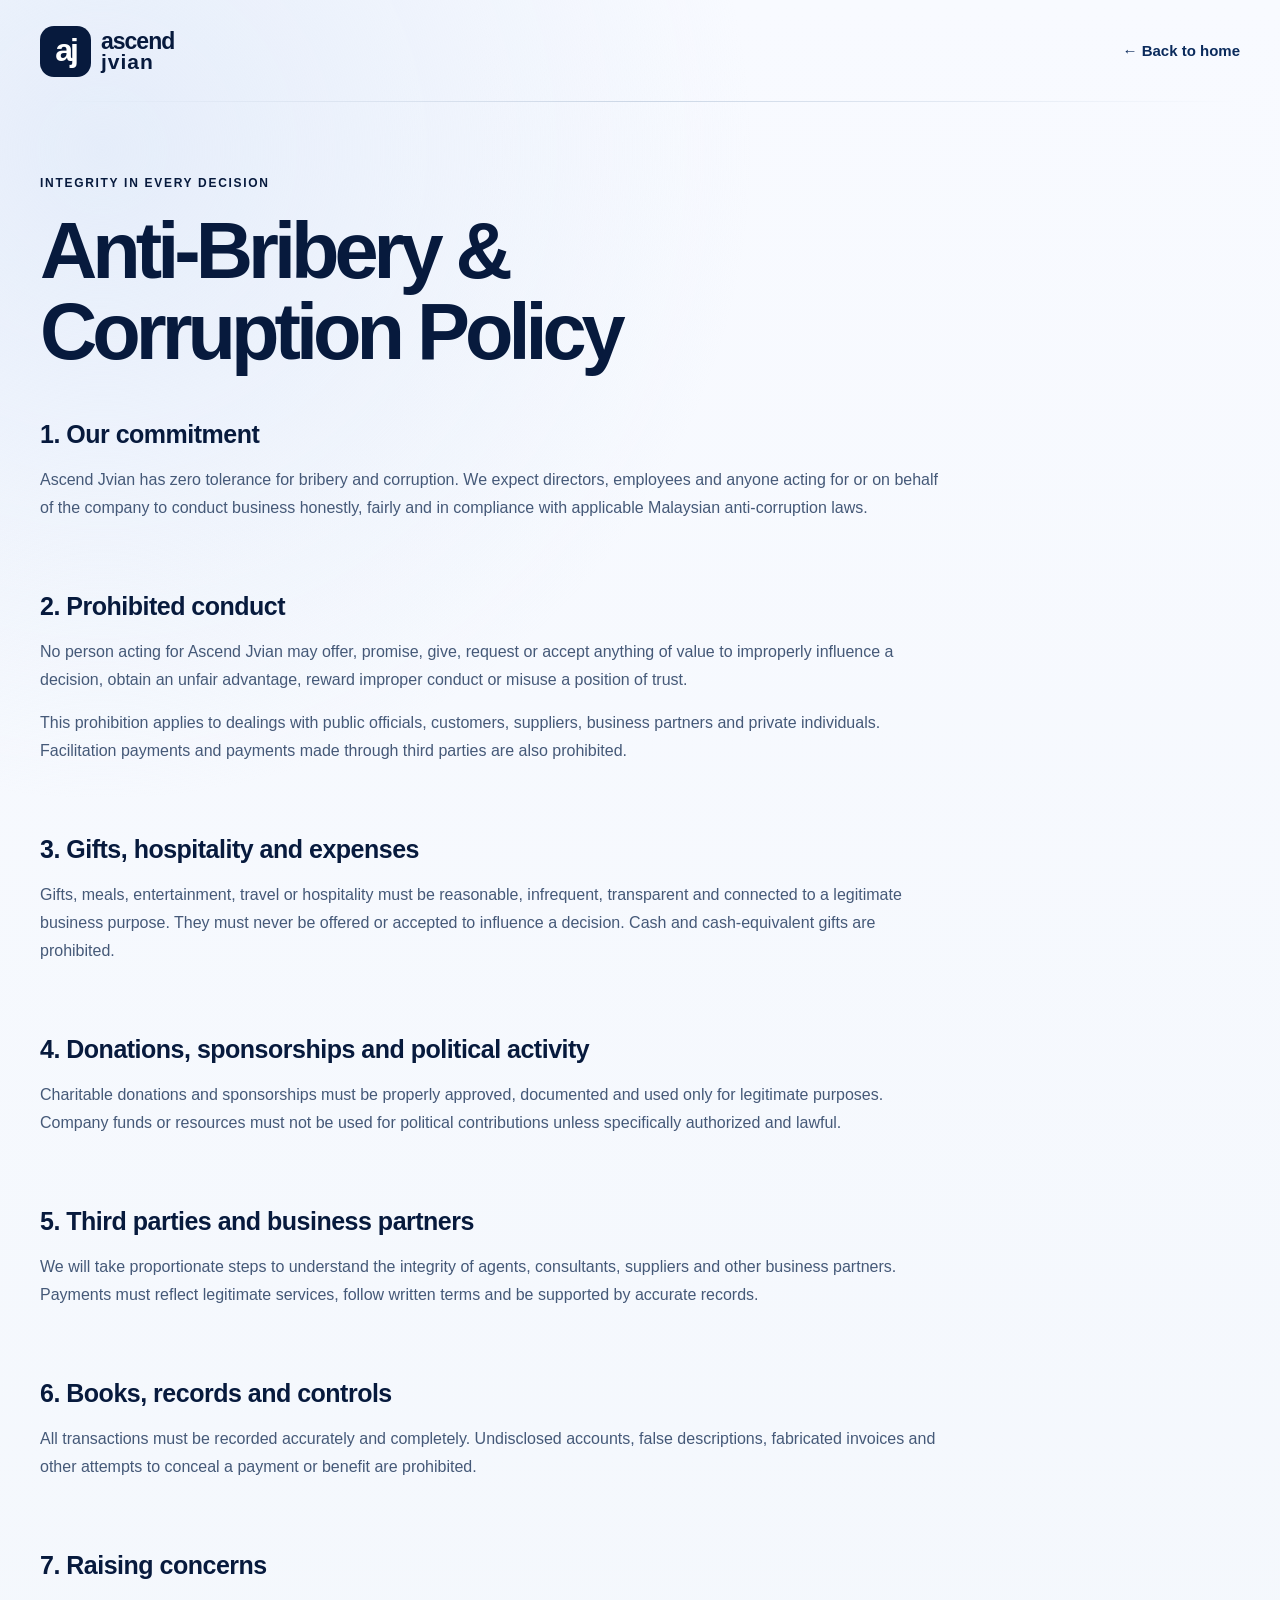
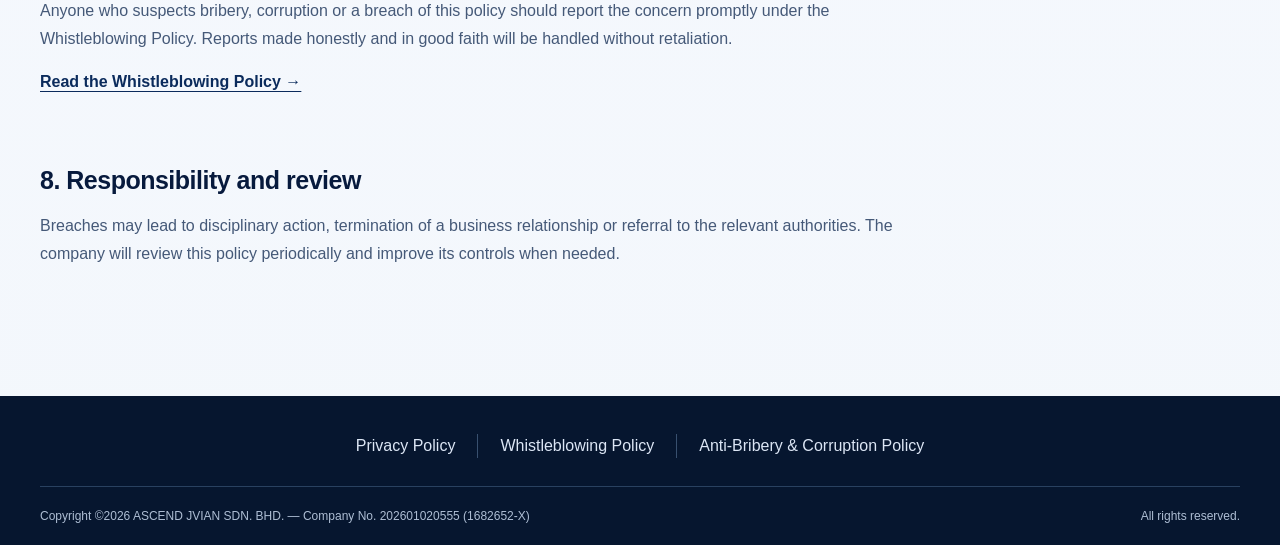
<file: anti-bribery.html>
<!DOCTYPE html><html lang="en"><head><meta charSet="utf-8"/><meta name="viewport" content="width=device-width, initial-scale=1"/><title>Anti-Bribery &amp; Corruption Policy | Ascend Jvian</title><meta name="description" content="Ascend Jvian policy against bribery and corruption."/>
<style>/*! tailwindcss v4.2.1 | MIT License | https://tailwindcss.com */
@layer properties{@supports (((-webkit-hyphens:none)) and (not (margin-trim:inline))) or ((-moz-orient:inline) and (not (color:rgb(from red r g b)))){:root,:host{--shimmer-angle:20deg}*,:before,:after{--tw-translate-x:0;--tw-translate-y:0;--tw-translate-z:0;--tw-rotate-x:initial;--tw-rotate-y:initial;--tw-rotate-z:initial;--tw-skew-x:initial;--tw-skew-y:initial;--tw-scroll-snap-strictness:proximity;--tw-space-x-reverse:0;--tw-border-style:solid;--tw-leading:initial;--tw-font-weight:initial;--tw-tracking:initial;--tw-ordinal:initial;--tw-slashed-zero:initial;--tw-numeric-figure:initial;--tw-numeric-spacing:initial;--tw-numeric-fraction:initial;--tw-shadow:0 0 #0000;--tw-shadow-color:initial;--tw-shadow-alpha:100%;--tw-inset-shadow:0 0 #0000;--tw-inset-shadow-color:initial;--tw-inset-shadow-alpha:100%;--tw-ring-color:initial;--tw-ring-shadow:0 0 #0000;--tw-inset-ring-color:initial;--tw-inset-ring-shadow:0 0 #0000;--tw-ring-inset:initial;--tw-ring-offset-width:0px;--tw-ring-offset-color:#fff;--tw-ring-offset-shadow:0 0 #0000;--tw-outline-style:solid;--tw-duration:initial;--tw-ease:initial;--tw-content:"";--tw-scale-x:1;--tw-scale-y:1;--tw-scale-z:1;--tw-blur:initial;--tw-brightness:initial;--tw-contrast:initial;--tw-grayscale:initial;--tw-hue-rotate:initial;--tw-invert:initial;--tw-opacity:initial;--tw-saturate:initial;--tw-sepia:initial;--tw-drop-shadow:initial;--tw-drop-shadow-color:initial;--tw-drop-shadow-alpha:100%;--tw-drop-shadow-size:initial;--tw-backdrop-blur:initial;--tw-backdrop-brightness:initial;--tw-backdrop-contrast:initial;--tw-backdrop-grayscale:initial;--tw-backdrop-hue-rotate:initial;--tw-backdrop-invert:initial;--tw-backdrop-opacity:initial;--tw-backdrop-saturate:initial;--tw-backdrop-sepia:initial;--tw-animation-delay:0s;--tw-animation-direction:normal;--tw-animation-duration:initial;--tw-animation-fill-mode:none;--tw-animation-iteration-count:1;--tw-enter-blur:0;--tw-enter-opacity:1;--tw-enter-rotate:0;--tw-enter-scale:1;--tw-enter-translate-x:0;--tw-enter-translate-y:0;--tw-exit-blur:0;--tw-exit-opacity:1;--tw-exit-rotate:0;--tw-exit-scale:1;--tw-exit-translate-x:0;--tw-exit-translate-y:0;--scroll-fade-t:0px;--scroll-fade-b:0px;--scroll-fade-s:0px;--scroll-fade-e:0px;--scroll-fade-mask:initial;--shimmer-image:initial;--shimmer-text-fill:initial}::backdrop{--tw-translate-x:0;--tw-translate-y:0;--tw-translate-z:0;--tw-rotate-x:initial;--tw-rotate-y:initial;--tw-rotate-z:initial;--tw-skew-x:initial;--tw-skew-y:initial;--tw-scroll-snap-strictness:proximity;--tw-space-x-reverse:0;--tw-border-style:solid;--tw-leading:initial;--tw-font-weight:initial;--tw-tracking:initial;--tw-ordinal:initial;--tw-slashed-zero:initial;--tw-numeric-figure:initial;--tw-numeric-spacing:initial;--tw-numeric-fraction:initial;--tw-shadow:0 0 #0000;--tw-shadow-color:initial;--tw-shadow-alpha:100%;--tw-inset-shadow:0 0 #0000;--tw-inset-shadow-color:initial;--tw-inset-shadow-alpha:100%;--tw-ring-color:initial;--tw-ring-shadow:0 0 #0000;--tw-inset-ring-color:initial;--tw-inset-ring-shadow:0 0 #0000;--tw-ring-inset:initial;--tw-ring-offset-width:0px;--tw-ring-offset-color:#fff;--tw-ring-offset-shadow:0 0 #0000;--tw-outline-style:solid;--tw-duration:initial;--tw-ease:initial;--tw-content:"";--tw-scale-x:1;--tw-scale-y:1;--tw-scale-z:1;--tw-blur:initial;--tw-brightness:initial;--tw-contrast:initial;--tw-grayscale:initial;--tw-hue-rotate:initial;--tw-invert:initial;--tw-opacity:initial;--tw-saturate:initial;--tw-sepia:initial;--tw-drop-shadow:initial;--tw-drop-shadow-color:initial;--tw-drop-shadow-alpha:100%;--tw-drop-shadow-size:initial;--tw-backdrop-blur:initial;--tw-backdrop-brightness:initial;--tw-backdrop-contrast:initial;--tw-backdrop-grayscale:initial;--tw-backdrop-hue-rotate:initial;--tw-backdrop-invert:initial;--tw-backdrop-opacity:initial;--tw-backdrop-saturate:initial;--tw-backdrop-sepia:initial;--tw-animation-delay:0s;--tw-animation-direction:normal;--tw-animation-duration:initial;--tw-animation-fill-mode:none;--tw-animation-iteration-count:1;--tw-enter-blur:0;--tw-enter-opacity:1;--tw-enter-rotate:0;--tw-enter-scale:1;--tw-enter-translate-x:0;--tw-enter-translate-y:0;--tw-exit-blur:0;--tw-exit-opacity:1;--tw-exit-rotate:0;--tw-exit-scale:1;--tw-exit-translate-x:0;--tw-exit-translate-y:0;--scroll-fade-t:0px;--scroll-fade-b:0px;--scroll-fade-s:0px;--scroll-fade-e:0px;--scroll-fade-mask:initial;--shimmer-image:initial;--shimmer-text-fill:initial}}}@layer theme{:root,:host{--font-mono:ui-monospace, SFMono-Regular, Menlo, Monaco, Consolas, "Liberation Mono", "Courier New", monospace;--color-black:#000;--color-white:#fff;--spacing:.25rem;--container-xs:20rem;--container-sm:24rem;--text-xs:.75rem;--text-xs--line-height:calc(1 / .75);--text-sm:.875rem;--text-sm--line-height:calc(1.25 / .875);--text-base:1rem;--text-base--line-height:calc(1.5 / 1);--font-weight-normal:400;--font-weight-medium:500;--tracking-tight:-.025em;--tracking-widest:.1em;--leading-tight:1.25;--leading-snug:1.375;--leading-normal:1.5;--leading-relaxed:1.625;--radius-sm:.25rem;--radius-md:.375rem;--radius-lg:.5rem;--radius-xl:.75rem;--radius-2xl:1rem;--radius-4xl:2rem;--ease-out:cubic-bezier(0, 0, .2, 1);--ease-in-out:cubic-bezier(.4, 0, .2, 1);--animate-spin:spin 1s linear infinite;--animate-pulse:pulse 2s cubic-bezier(.4, 0, .6, 1) infinite;--blur-xs:4px;--aspect-video:16 / 9;--default-transition-duration:.15s;--default-transition-timing-function:cubic-bezier(.4, 0, .2, 1);--default-font-family:Arial,Helvetica,sans-serif;--default-mono-font-family:var(--font-mono)}}@layer base{*,:after,:before{box-sizing:border-box;border:0 solid;margin:0;padding:0}::backdrop{box-sizing:border-box;border:0 solid;margin:0;padding:0}::file-selector-button{box-sizing:border-box;border:0 solid;margin:0;padding:0}html,:host{-webkit-text-size-adjust:100%;tab-size:4;line-height:1.5;font-family:var(--default-font-family,ui-sans-serif, system-ui, sans-serif, "Apple Color Emoji", "Segoe UI Emoji", "Segoe UI Symbol", "Noto Color Emoji");font-feature-settings:var(--default-font-feature-settings,normal);font-variation-settings:var(--default-font-variation-settings,normal);-webkit-tap-highlight-color:transparent}hr{height:0;color:inherit;border-top-width:1px}abbr:where([title]){-webkit-text-decoration:underline dotted;text-decoration:underline dotted}h1,h2,h3,h4,h5,h6{font-size:inherit;font-weight:inherit}a{color:inherit;-webkit-text-decoration:inherit;-webkit-text-decoration:inherit;-webkit-text-decoration:inherit;-webkit-text-decoration:inherit;text-decoration:inherit}b,strong{font-weight:bolder}code,kbd,samp,pre{font-family:var(--default-mono-font-family,ui-monospace, SFMono-Regular, Menlo, Monaco, Consolas, "Liberation Mono", "Courier New", monospace);font-feature-settings:var(--default-mono-font-feature-settings,normal);font-variation-settings:var(--default-mono-font-variation-settings,normal);font-size:1em}small{font-size:80%}sub,sup{vertical-align:baseline;font-size:75%;line-height:0;position:relative}sub{bottom:-.25em}sup{top:-.5em}table{text-indent:0;border-color:inherit;border-collapse:collapse}:-moz-focusring{outline:auto}progress{vertical-align:baseline}summary{display:list-item}ol,ul,menu{list-style:none}img,svg,video,canvas,audio,iframe,embed,object{vertical-align:middle;display:block}img,video{max-width:100%;height:auto}button,input,select,optgroup,textarea{font:inherit;font-feature-settings:inherit;font-variation-settings:inherit;letter-spacing:inherit;color:inherit;opacity:1;background-color:#0000;border-radius:0}::file-selector-button{font:inherit;font-feature-settings:inherit;font-variation-settings:inherit;letter-spacing:inherit;color:inherit;opacity:1;background-color:#0000;border-radius:0}:where(select:is([multiple],[size])) optgroup{font-weight:bolder}:where(select:is([multiple],[size])) optgroup option{padding-inline-start:20px}::file-selector-button{margin-inline-end:4px}::placeholder{opacity:1}@supports (not ((-webkit-appearance:-apple-pay-button))) or (contain-intrinsic-size:1px){::placeholder{color:currentColor}@supports (color:color-mix(in lab, red, red)){::placeholder{color:color-mix(in oklab, currentcolor 50%, transparent)}}}textarea{resize:vertical}::-webkit-search-decoration{-webkit-appearance:none}::-webkit-date-and-time-value{min-height:1lh;text-align:inherit}::-webkit-datetime-edit{display:inline-flex}::-webkit-datetime-edit-fields-wrapper{padding:0}::-webkit-datetime-edit{padding-block:0}::-webkit-datetime-edit-year-field{padding-block:0}::-webkit-datetime-edit-month-field{padding-block:0}::-webkit-datetime-edit-day-field{padding-block:0}::-webkit-datetime-edit-hour-field{padding-block:0}::-webkit-datetime-edit-minute-field{padding-block:0}::-webkit-datetime-edit-second-field{padding-block:0}::-webkit-datetime-edit-millisecond-field{padding-block:0}::-webkit-datetime-edit-meridiem-field{padding-block:0}::-webkit-calendar-picker-indicator{line-height:1}:-moz-ui-invalid{box-shadow:none}button,input:where([type=button],[type=reset],[type=submit]){-webkit-appearance:button;appearance:button}::file-selector-button{-webkit-appearance:button;appearance:button}::-webkit-inner-spin-button{height:auto}::-webkit-outer-spin-button{height:auto}[hidden]:where(:not([hidden=until-found])){display:none!important}}@layer components;@layer utilities{.\@container\/card-header{container:card-header/inline-size}.\@container\/field-group{container:field-group/inline-size}.\@container{container-type:inline-size}.pointer-events-auto{pointer-events:auto}.pointer-events-none{pointer-events:none}.invisible{visibility:hidden}.sr-only{clip-path:inset(50%);white-space:nowrap;border-width:0;width:1px;height:1px;margin:-1px;padding:0;position:absolute;overflow:hidden}.absolute{position:absolute}.fixed{position:fixed}.relative{position:relative}.static{position:static}.inset-0{inset:calc(var(--spacing) * 0)}.inset-x-0{inset-inline:calc(var(--spacing) * 0)}.inset-x-4{inset-inline:calc(var(--spacing) * 4)}.inset-y-0{inset-block:calc(var(--spacing) * 0)}.inset-s-1{inset-inline-start:calc(var(--spacing) * 1)}.inset-s-1\/2{inset-inline-start:50%}.start{inset-inline-start:var(--spacing)}.end{inset-inline-end:var(--spacing)}.-top-12{top:calc(var(--spacing) * -12)}.top-0{top:calc(var(--spacing) * 0)}.top-1{top:calc(var(--spacing) * 1)}.top-1\.5{top:calc(var(--spacing) * 1.5)}.top-1\/2{top:50%}.top-1\/3{top:33.3333%}.top-2{top:calc(var(--spacing) * 2)}.top-3{top:calc(var(--spacing) * 3)}.top-3\.5{top:calc(var(--spacing) * 3.5)}.top-\[60\%\]{top:60%}.top-full{top:100%}.top-px{top:1px}.-right-12{right:calc(var(--spacing) * -12)}.right-0{right:calc(var(--spacing) * 0)}.right-1{right:calc(var(--spacing) * 1)}.right-2{right:calc(var(--spacing) * 2)}.right-2\.5{right:calc(var(--spacing) * 2.5)}.right-3{right:calc(var(--spacing) * 3)}.-bottom-12{bottom:calc(var(--spacing) * -12)}.bottom-0{bottom:calc(var(--spacing) * 0)}.bottom-4{bottom:calc(var(--spacing) * 4)}.-left-12{left:calc(var(--spacing) * -12)}.left-1{left:calc(var(--spacing) * 1)}.left-1\.5{left:calc(var(--spacing) * 1.5)}.left-1\/2{left:50%}.left-3{left:calc(var(--spacing) * 3)}.isolate{isolation:isolate}.z-0{z-index:0}.z-1{z-index:1}.z-10{z-index:10}.z-20{z-index:20}.z-50{z-index:50}.z-\[calc\(1000-var\(--toast-index\)\)\]{z-index:calc(1000 - var(--toast-index))}.order-first{order:-9999}.order-last{order:9999}.col-start-2{grid-column-start:2}.row-span-2{grid-row:span 2/span 2}.row-start-1{grid-row-start:1}.m-\(--drawer-inset\,0px\){margin:var(--drawer-inset,0px)}.-mx-1{margin-inline:calc(var(--spacing) * -1)}.-mx-4{margin-inline:calc(var(--spacing) * -4)}.mx-2{margin-inline:calc(var(--spacing) * 2)}.mx-3{margin-inline:calc(var(--spacing) * 3)}.mx-3\.5{margin-inline:calc(var(--spacing) * 3.5)}.mx-auto{margin-inline:auto}.-my-2{margin-block:calc(var(--spacing) * -2)}.my-0{margin-block:calc(var(--spacing) * 0)}.my-0\.5{margin-block:calc(var(--spacing) * .5)}.my-1{margin-block:calc(var(--spacing) * 1)}.my-2{margin-block:calc(var(--spacing) * 2)}.my-auto{margin-block:auto}.-mt-4{margin-top:calc(var(--spacing) * -4)}.mt-0{margin-top:calc(var(--spacing) * 0)}.mt-0\.5{margin-top:calc(var(--spacing) * .5)}.mt-2{margin-top:calc(var(--spacing) * 2)}.mt-4{margin-top:calc(var(--spacing) * 4)}.mt-auto{margin-top:auto}.-mb-4{margin-bottom:calc(var(--spacing) * -4)}.mb-1{margin-bottom:calc(var(--spacing) * 1)}.mb-1\.5{margin-bottom:calc(var(--spacing) * 1.5)}.mb-2{margin-bottom:calc(var(--spacing) * 2)}.-ml-1{margin-left:calc(var(--spacing) * -1)}.-ml-4{margin-left:calc(var(--spacing) * -4)}.ml-1{margin-left:calc(var(--spacing) * 1)}.ml-4{margin-left:calc(var(--spacing) * 4)}.ml-auto{margin-left:auto}.line-clamp-1{-webkit-line-clamp:1;-webkit-box-orient:vertical;display:-webkit-box;overflow:hidden}.line-clamp-2{-webkit-line-clamp:2;-webkit-box-orient:vertical;display:-webkit-box;overflow:hidden}.no-scrollbar{-ms-overflow-style:none;scrollbar-width:none}.no-scrollbar::-webkit-scrollbar{display:none}.block{display:block}.contents{display:contents}.flex{display:flex}.grid{display:grid}.hidden{display:none}.inline-flex{display:inline-flex}.table{display:table}.table-caption{display:table-caption}.table-cell{display:table-cell}.table-row{display:table-row}.field-sizing-content{field-sizing:content}.aspect-\(--ratio\){aspect-ratio:var(--ratio)}.aspect-square{aspect-ratio:1}.aspect-video{aspect-ratio:var(--aspect-video)}.size-\(--cell-size\){width:var(--cell-size);height:var(--cell-size)}.size-2{width:calc(var(--spacing) * 2);height:calc(var(--spacing) * 2)}.size-2\.5{width:calc(var(--spacing) * 2.5);height:calc(var(--spacing) * 2.5)}.size-3{width:calc(var(--spacing) * 3);height:calc(var(--spacing) * 3)}.size-4{width:calc(var(--spacing) * 4);height:calc(var(--spacing) * 4)}.size-5{width:calc(var(--spacing) * 5);height:calc(var(--spacing) * 5)}.size-6{width:calc(var(--spacing) * 6);height:calc(var(--spacing) * 6)}.size-7{width:calc(var(--spacing) * 7);height:calc(var(--spacing) * 7)}.size-8{width:calc(var(--spacing) * 8);height:calc(var(--spacing) * 8)}.size-9{width:calc(var(--spacing) * 9);height:calc(var(--spacing) * 9)}.size-10{width:calc(var(--spacing) * 10);height:calc(var(--spacing) * 10)}.size-auto{width:auto;height:auto}.size-full{width:100%;height:100%}.h-\(--accordion-panel-height\){height:var(--accordion-panel-height)}.h-\(--cell-size\){height:var(--cell-size)}.h-\(--drawer-content-height\){height:var(--drawer-content-height)}.h-\(--height\){height:var(--height)}.h-\(--popup-height\){height:var(--popup-height)}.h-\(--positioner-height\){height:var(--positioner-height)}.h-1{height:calc(var(--spacing) * 1)}.h-1\.5{height:calc(var(--spacing) * 1.5)}.h-2{height:calc(var(--spacing) * 2)}.h-2\.5{height:calc(var(--spacing) * 2.5)}.h-4{height:calc(var(--spacing) * 4)}.h-5{height:calc(var(--spacing) * 5)}.h-6{height:calc(var(--spacing) * 6)}.h-7{height:calc(var(--spacing) * 7)}.h-8{height:calc(var(--spacing) * 8)}.h-8\!{height:calc(var(--spacing) * 8)!important}.h-9{height:calc(var(--spacing) * 9)}.h-10{height:calc(var(--spacing) * 10)}.h-12{height:calc(var(--spacing) * 12)}.h-\[calc\(--spacing\(5\.25\)\)\]{height:calc(calc(var(--spacing) * 5.25))}.h-\[calc\(100\%-1px\)\]{height:calc(100% - 1px)}.h-auto{height:auto}.h-full{height:100%}.h-max{height:max-content}.h-px{height:1px}.h-svh{height:100svh}.max-h-\(--available-height\){max-height:var(--available-height)}.max-h-\(--drawer-content-max-height\,none\){max-height:var(--drawer-content-max-height,none)}.max-h-72{max-height:calc(var(--spacing) * 72)}.max-h-\[min\(calc\(--spacing\(72\)---spacing\(9\)\)\,calc\(var\(--available-height\)---spacing\(9\)\)\)\]{max-height:min(calc(calc(var(--spacing) * 72) - calc(var(--spacing) * 9)), calc(var(--available-height) - calc(var(--spacing) * 9)))}.min-h-0{min-height:calc(var(--spacing) * 0)}.min-h-4{min-height:calc(var(--spacing) * 4)}.min-h-8{min-height:calc(var(--spacing) * 8)}.min-h-16{min-height:calc(var(--spacing) * 16)}.min-h-dvh{min-height:100dvh}.min-h-full{min-height:100%}.min-h-svh{min-height:100svh}.w-\(--anchor-width\){width:var(--anchor-width)}.w-\(--cell-size\){width:var(--cell-size)}.w-\(--drawer-content-width\,auto\){width:var(--drawer-content-width,auto)}.w-\(--popup-width\){width:var(--popup-width)}.w-\(--positioner-width\){width:var(--positioner-width)}.w-\(--sidebar-width\){width:var(--sidebar-width)}.w-0{width:calc(var(--spacing) * 0)}.w-1{width:calc(var(--spacing) * 1)}.w-2{width:calc(var(--spacing) * 2)}.w-2\.5{width:calc(var(--spacing) * 2.5)}.w-4{width:calc(var(--spacing) * 4)}.w-5{width:calc(var(--spacing) * 5)}.w-10{width:calc(var(--spacing) * 10)}.w-24{width:calc(var(--spacing) * 24)}.w-64{width:calc(var(--spacing) * 64)}.w-72{width:calc(var(--spacing) * 72)}.w-auto{width:auto}.w-fit{width:fit-content}.w-full{width:100%}.w-max{width:max-content}.w-px{width:1px}.max-w-\(--available-width\){max-width:var(--available-width)}.max-w-\(--skeleton-width\){max-width:var(--skeleton-width)}.max-w-\[80\%\]{max-width:80%}.max-w-\[calc\(100\%-2rem\)\]{max-width:calc(100% - 2rem)}.max-w-full{max-width:100%}.max-w-max{max-width:max-content}.max-w-sm{max-width:var(--container-sm)}.max-w-xs{max-width:var(--container-xs)}.min-w-\(--cell-size\){min-width:var(--cell-size)}.min-w-0{min-width:calc(var(--spacing) * 0)}.min-w-5{min-width:calc(var(--spacing) * 5)}.min-w-7{min-width:calc(var(--spacing) * 7)}.min-w-8{min-width:calc(var(--spacing) * 8)}.min-w-9{min-width:calc(var(--spacing) * 9)}.min-w-16{min-width:calc(var(--spacing) * 16)}.min-w-32{min-width:calc(var(--spacing) * 32)}.min-w-36{min-width:calc(var(--spacing) * 36)}.min-w-40{min-width:calc(var(--spacing) * 40)}.min-w-\[96px\]{min-width:96px}.min-w-\[calc\(var\(--anchor-width\)\+--spacing\(7\)\)\]{min-width:calc(var(--anchor-width) + calc(var(--spacing) * 7))}.flex-1{flex:1}.shrink-0{flex-shrink:0}.grow{flex-grow:1}.grow-0{flex-grow:0}.basis-full{flex-basis:100%}.caption-bottom{caption-side:bottom}.border-collapse{border-collapse:collapse}.origin-\(--transform-origin\){transform-origin:var(--transform-origin)}.origin-bottom{transform-origin:bottom}.-translate-x-1{--tw-translate-x:calc(var(--spacing) * -1);translate:var(--tw-translate-x) var(--tw-translate-y)}.-translate-x-1\/2{--tw-translate-x:calc(calc(1 / 2 * 100%) * -1);translate:var(--tw-translate-x) var(--tw-translate-y)}.-translate-x-px{--tw-translate-x:-1px;translate:var(--tw-translate-x) var(--tw-translate-y)}.translate-x-px{--tw-translate-x:1px;translate:var(--tw-translate-x) var(--tw-translate-y)}.-translate-y-1{--tw-translate-y:calc(var(--spacing) * -1);translate:var(--tw-translate-x) var(--tw-translate-y)}.-translate-y-1\/2{--tw-translate-y:calc(calc(1 / 2 * 100%) * -1);translate:var(--tw-translate-x) var(--tw-translate-y)}.-translate-y-3{--tw-translate-y:calc(var(--spacing) * -3);translate:var(--tw-translate-x) var(--tw-translate-y)}.-translate-y-3\/4{--tw-translate-y:calc(calc(3 / 4 * 100%) * -1);translate:var(--tw-translate-x) var(--tw-translate-y)}.translate-y-0{--tw-translate-y:calc(var(--spacing) * 0);translate:var(--tw-translate-x) var(--tw-translate-y)}.translate-y-3{--tw-translate-y:calc(var(--spacing) * 3);translate:var(--tw-translate-x) var(--tw-translate-y)}.translate-y-3\/4{--tw-translate-y:calc(3 / 4 * 100%);translate:var(--tw-translate-x) var(--tw-translate-y)}.translate-y-\[calc\(-50\%-2px\)\]{--tw-translate-y:calc(-50% - 2px);translate:var(--tw-translate-x) var(--tw-translate-y)}.rotate-45{rotate:45deg}.rotate-90{rotate:90deg}.\[transform\:translateX\(var\(--toast-swipe-movement-x\)\)_translateY\(calc\(var\(--toast-swipe-movement-y\)-\(var\(--toast-index\)\*var\(--peek\)\)-\(var\(--shrink\)\*var\(--height\)\)\)\)_scale\(var\(--scale\)\)\]{transform:translateX(var(--toast-swipe-movement-x)) translateY(calc(var(--toast-swipe-movement-y) - (var(--toast-index) * var(--peek)) - (var(--shrink) * var(--height)))) scale(var(--scale))}.transform-\[translate3d\(var\(--translate-x\,0px\)\,var\(--translate-y\,0px\)\,0\)_scale\(var\(--stack-scale\)\)\]{transform:translate3d(var(--translate-x,0px),var(--translate-y,0px),0) scale(var(--stack-scale))}.shimmer{--_spread:var(--shimmer-spread,calc(3ch + 40px));--_base:currentColor;--_highlight:var(--shimmer-color,oklch(from currentColor l c h / calc(alpha* .2)));background-image:var(--shimmer-image,linear-gradient(calc(90deg + var(--shimmer-angle)), var(--_base) calc(50% - var(--_spread)), var(--_highlight) calc(50% - var(--_spread) * .5), var(--_highlight) 50%, var(--_highlight) calc(50% + var(--_spread) * .5), var(--_base) calc(50% + var(--_spread))))}@supports (color:color-mix(in lab, red, red)){.shimmer{background-image:var(--shimmer-image,linear-gradient(calc(90deg + var(--shimmer-angle)), var(--_base) calc(50% - var(--_spread)), color-mix(in oklch, var(--_highlight), var(--_base) 50%) calc(50% - var(--_spread) * .5), var(--_highlight) 50%, color-mix(in oklch, var(--_highlight), var(--_base) 50%) calc(50% + var(--_spread) * .5), var(--_base) calc(50% + var(--_spread))))}}.shimmer{background-repeat:no-repeat;background-size:calc(200% + var(--_spread) * 2) 100%;-webkit-text-fill-color:var(--shimmer-text-fill,transparent);animation:tw-shimmer var(--shimmer-duration,2s) linear infinite;background-position:0 0;-webkit-background-clip:text;background-clip:text}@media (prefers-color-scheme:dark){.shimmer{--_highlight:var(--shimmer-color,oklch(from currentColor max(.8, calc(l + .4)) c h / calc(alpha + .4)))}}.shimmer:where([dir=rtl],[dir=rtl] *){animation-direction:reverse}.scroll-fade-x{--_scroll-fade-size-s:var(--scroll-fade-s-size,var(--scroll-fade-size,min(12%, calc(var(--spacing) * 10))));--_scroll-fade-size-e:var(--scroll-fade-e-size,var(--scroll-fade-size,min(12%, calc(var(--spacing) * 10))));--scroll-fade-inline:linear-gradient(to right, transparent 0, #000 var(--scroll-fade-s,0px), #000 calc(100% - var(--scroll-fade-e,0px)), transparent 100%)}.scroll-fade-x:where([dir=rtl],[dir=rtl] *){--scroll-fade-inline:linear-gradient(to left, transparent 0, #000 var(--scroll-fade-s,0px), #000 calc(100% - var(--scroll-fade-e,0px)), transparent 100%)}.scroll-fade-x{-webkit-mask-image:var(--scroll-fade-mask,var(--scroll-fade-inline));-webkit-mask-image:var(--scroll-fade-mask,var(--scroll-fade-inline));-webkit-mask-image:var(--scroll-fade-mask,var(--scroll-fade-inline));-webkit-mask-image:var(--scroll-fade-mask,var(--scroll-fade-inline));mask-image:var(--scroll-fade-mask,var(--scroll-fade-inline));-webkit-mask-composite:source-in;-webkit-mask-composite:source-in;-webkit-mask-composite:source-in;-webkit-mask-repeat:no-repeat;mask-repeat:no-repeat;-webkit-mask-composite:source-in;mask-composite:intersect}@supports (animation-timeline:scroll()){.scroll-fade-x{animation:1ms ease-in-out scroll-fade-reveal-s,1ms ease-in-out scroll-fade-reveal-e;animation-timeline:scroll(self inline),scroll(self inline);animation-range:0 var(--scroll-fade-reveal,calc(var(--spacing) * 24)), calc(100% - var(--scroll-fade-reveal,calc(var(--spacing) * 24))) 100%;animation-fill-mode:both}}@supports not (animation-timeline:scroll()){.scroll-fade-x{--scroll-fade-s:var(--_scroll-fade-size-s);--scroll-fade-e:var(--_scroll-fade-size-e)}}.scroll-fade-b{--_scroll-fade-size-b:var(--scroll-fade-b-size,var(--scroll-fade-size,min(12%, calc(var(--spacing) * 10))));--scroll-fade-mask:linear-gradient(to bottom, #000 0, #000 calc(100% - var(--scroll-fade-b,0px)), transparent 100%);-webkit-mask-image:var(--scroll-fade-mask);-webkit-mask-image:var(--scroll-fade-mask);-webkit-mask-image:var(--scroll-fade-mask);-webkit-mask-image:var(--scroll-fade-mask);mask-image:var(--scroll-fade-mask);-webkit-mask-composite:source-in;-webkit-mask-composite:source-in;-webkit-mask-composite:source-in;-webkit-mask-repeat:no-repeat;mask-repeat:no-repeat;-webkit-mask-composite:source-in;mask-composite:intersect}@supports (animation-timeline:scroll()){.scroll-fade-b{animation:1ms ease-in-out scroll-fade-reveal-b;animation-timeline:scroll(self y);animation-range:calc(100% - var(--scroll-fade-reveal,calc(var(--spacing) * 24))) 100%;animation-fill-mode:both}}@supports not (animation-timeline:scroll()){.scroll-fade-b{--scroll-fade-b:var(--_scroll-fade-size-b)}}.animate-caret-blink{animation:1.25s ease-out infinite caret-blink}.animate-pulse{animation:var(--animate-pulse)}.animate-spin{animation:var(--animate-spin)}.cursor-default{cursor:default}.cursor-grab{cursor:grab}.cursor-text{cursor:text}.touch-manipulation{touch-action:manipulation}.touch-none{touch-action:none}.resize-none{resize:none}.snap-x{scroll-snap-type:x var(--tw-scroll-snap-strictness)}.snap-mandatory{--tw-scroll-snap-strictness:mandatory}.scroll-my-1{scroll-margin-block:calc(var(--spacing) * 1)}.scroll-px-1{scroll-padding-inline:calc(var(--spacing) * 1)}.scroll-py-1{scroll-padding-block:calc(var(--spacing) * 1)}.list-disc{list-style-type:disc}.list-none{list-style-type:none}.appearance-none{-webkit-appearance:none;appearance:none}.auto-rows-min{grid-auto-rows:min-content}.grid-rows-\[auto_1fr\]{grid-template-rows:auto 1fr}.flex-col{flex-direction:column}.flex-col-reverse{flex-direction:column-reverse}.flex-row{flex-direction:row}.flex-wrap{flex-wrap:wrap}.place-content-center{place-content:center}.place-items-center{place-items:center}.items-center{align-items:center}.items-end{align-items:flex-end}.items-start{align-items:flex-start}.items-stretch{align-items:stretch}.justify-between{justify-content:space-between}.justify-center{justify-content:center}.justify-start{justify-content:flex-start}.gap-\(--card-spacing\){gap:var(--card-spacing)}.gap-0{gap:calc(var(--spacing) * 0)}.gap-0\.5{gap:calc(var(--spacing) * .5)}.gap-1{gap:calc(var(--spacing) * 1)}.gap-1\.5{gap:calc(var(--spacing) * 1.5)}.gap-2{gap:calc(var(--spacing) * 2)}.gap-2\.5{gap:calc(var(--spacing) * 2.5)}.gap-3{gap:calc(var(--spacing) * 3)}.gap-4{gap:calc(var(--spacing) * 4)}.gap-5{gap:calc(var(--spacing) * 5)}.gap-6{gap:calc(var(--spacing) * 6)}.gap-\[--spacing\(var\(--gap\)\)\]{gap:calc(var(--spacing) * var(--gap))}:where(.-space-x-2>:not(:last-child)){--tw-space-x-reverse:0;margin-inline-start:calc(calc(var(--spacing) * -2) * var(--tw-space-x-reverse));margin-inline-end:calc(calc(var(--spacing) * -2) * calc(1 - var(--tw-space-x-reverse)))}.self-end{align-self:flex-end}.self-start{align-self:flex-start}.self-stretch{align-self:stretch}.justify-self-end{justify-self:flex-end}.truncate{text-overflow:ellipsis;white-space:nowrap;overflow:hidden}.overflow-auto{overflow:auto}.overflow-hidden{overflow:hidden}.overflow-x-auto{overflow-x:auto}.overflow-x-hidden{overflow-x:hidden}.overflow-y-auto{overflow-y:auto}.overscroll-contain{overscroll-behavior:contain}.overscroll-x-contain{overscroll-behavior-x:contain}.rounded-\(--cell-radius\){border-radius:var(--cell-radius)}.rounded-2xl{border-radius:var(--radius-2xl)}.rounded-4xl{border-radius:var(--radius-4xl)}.rounded-\[2px\]{border-radius:2px}.rounded-\[4px\]{border-radius:4px}.rounded-\[calc\(var\(--radius\)-3px\)\]{border-radius:calc(var(--radius) - 3px)}.rounded-\[inherit\]{border-radius:inherit}.rounded-\[min\(var\(--radius-md\)\,10px\)\]{border-radius:min(var(--radius-md), 10px)}.rounded-\[min\(var\(--radius-md\)\,12px\)\]{border-radius:min(var(--radius-md), 12px)}.rounded-full{border-radius:2147483647px}.rounded-lg{border-radius:var(--radius-lg)}.rounded-lg\!{border-radius:var(--radius-lg)!important}.rounded-md{border-radius:var(--radius-md)}.rounded-none{border-radius:0}.rounded-sm{border-radius:var(--radius-sm)}.rounded-xl{border-radius:var(--radius-xl)}.rounded-xl\!{border-radius:var(--radius-xl)!important}.rounded-t-xl{border-top-left-radius:var(--radius-xl);border-top-right-radius:var(--radius-xl)}.rounded-l-\(--cell-radius\){border-top-left-radius:var(--cell-radius);border-bottom-left-radius:var(--cell-radius)}.rounded-tl-sm{border-top-left-radius:var(--radius-sm)}.rounded-r-\(--cell-radius\){border-top-right-radius:var(--cell-radius);border-bottom-right-radius:var(--cell-radius)}.rounded-b-xl{border-bottom-right-radius:var(--radius-xl);border-bottom-left-radius:var(--radius-xl)}.border{border-style:var(--tw-border-style);border-width:1px}.border-0{border-style:var(--tw-border-style);border-width:0}.border-\[1\.5px\]{border-style:var(--tw-border-style);border-width:1.5px}.border-y{border-block-style:var(--tw-border-style);border-block-width:1px}.border-t{border-top-style:var(--tw-border-style);border-top-width:1px}.border-r{border-right-style:var(--tw-border-style);border-right-width:1px}.border-b{border-bottom-style:var(--tw-border-style);border-bottom-width:1px}.border-l{border-left-style:var(--tw-border-style);border-left-width:1px}.border-dashed{--tw-border-style:dashed;border-style:dashed}.border-none{--tw-border-style:none;border-style:none}.border-\(--color-border\){border-color:var(--color-border)}.border-transparent{border-color:#0000}.bg-\(--color-bg\){background-color:var(--color-bg)}.bg-\[Canvas\]{background-color:canvas}.bg-background{background-color:var(--background)}.bg-black{background-color:var(--color-black)}.bg-black\/10{background-color:#0000001a}@supports (color:color-mix(in lab, red, red)){.bg-black\/10{background-color:color-mix(in oklab, var(--color-black) 10%, transparent)}}.bg-foreground{background-color:var(--foreground)}.bg-primary{background-color:var(--primary)}.bg-transparent{background-color:#0000}.bg-white{background-color:var(--color-white)}.bg-clip-padding{background-clip:padding-box}.fill-foreground{fill:var(--foreground)}.object-cover{object-fit:cover}.p-\(--card-spacing\){padding:var(--card-spacing)}.p-0{padding:calc(var(--spacing) * 0)}.p-1{padding:calc(var(--spacing) * 1)}.p-2{padding:calc(var(--spacing) * 2)}.p-2\.5{padding:calc(var(--spacing) * 2.5)}.p-4{padding:calc(var(--spacing) * 4)}.p-6{padding:calc(var(--spacing) * 6)}.p-\[3px\]{padding:3px}.p-px{padding:1px}.px-\(--card-spacing\){padding-inline:var(--card-spacing)}.px-\(--cell-size\){padding-inline:var(--cell-size)}.px-1{padding-inline:calc(var(--spacing) * 1)}.px-1\.5{padding-inline:calc(var(--spacing) * 1.5)}.px-2{padding-inline:calc(var(--spacing) * 2)}.px-2\.5{padding-inline:calc(var(--spacing) * 2.5)}.px-3{padding-inline:calc(var(--spacing) * 3)}.py-\(--card-spacing\){padding-block:var(--card-spacing)}.py-0{padding-block:calc(var(--spacing) * 0)}.py-0\.5{padding-block:calc(var(--spacing) * .5)}.py-1{padding-block:calc(var(--spacing) * 1)}.py-1\.5{padding-block:calc(var(--spacing) * 1.5)}.py-2{padding-block:calc(var(--spacing) * 2)}.py-2\.5{padding-block:calc(var(--spacing) * 2.5)}.py-6{padding-block:calc(var(--spacing) * 6)}.py-\[2px\]{padding-block:2px}.pt-0{padding-top:calc(var(--spacing) * 0)}.pt-2{padding-top:calc(var(--spacing) * 2)}.pt-3{padding-top:calc(var(--spacing) * 3)}.pt-4{padding-top:calc(var(--spacing) * 4)}.pr-1{padding-right:calc(var(--spacing) * 1)}.pr-1\.5{padding-right:calc(var(--spacing) * 1.5)}.pr-1\.5\!{padding-right:calc(var(--spacing) * 1.5)!important}.pr-2{padding-right:calc(var(--spacing) * 2)}.pr-8{padding-right:calc(var(--spacing) * 8)}.pb-0{padding-bottom:calc(var(--spacing) * 0)}.pb-2{padding-bottom:calc(var(--spacing) * 2)}.pb-2\.5{padding-bottom:calc(var(--spacing) * 2.5)}.pb-3{padding-bottom:calc(var(--spacing) * 3)}.pl-1{padding-left:calc(var(--spacing) * 1)}.pl-1\.5{padding-left:calc(var(--spacing) * 1.5)}.pl-1\.5\!{padding-left:calc(var(--spacing) * 1.5)!important}.pl-2{padding-left:calc(var(--spacing) * 2)}.pl-2\.5{padding-left:calc(var(--spacing) * 2.5)}.pl-4{padding-left:calc(var(--spacing) * 4)}.pl-7{padding-left:calc(var(--spacing) * 7)}.text-center{text-align:center}.text-left{text-align:left}.align-middle{vertical-align:middle}.font-mono{font-family:var(--font-mono)}.font-sans{font-family:Arial,Helvetica,sans-serif}.text-base{font-size:var(--text-base);line-height:var(--tw-leading,var(--text-base--line-height))}.text-sm{font-size:var(--text-sm);line-height:var(--tw-leading,var(--text-sm--line-height))}.text-sm\/relaxed{font-size:var(--text-sm);line-height:var(--leading-relaxed)}.text-xs{font-size:var(--text-xs);line-height:var(--tw-leading,var(--text-xs--line-height))}.text-\[0\.8rem\]{font-size:.8rem}.leading-none{--tw-leading:1;line-height:1}.leading-normal{--tw-leading:var(--leading-normal);line-height:var(--leading-normal)}.leading-relaxed{--tw-leading:var(--leading-relaxed);line-height:var(--leading-relaxed)}.leading-snug{--tw-leading:var(--leading-snug);line-height:var(--leading-snug)}.leading-tight{--tw-leading:var(--leading-tight);line-height:var(--leading-tight)}.font-medium{--tw-font-weight:var(--font-weight-medium);font-weight:var(--font-weight-medium)}.font-normal{--tw-font-weight:var(--font-weight-normal);font-weight:var(--font-weight-normal)}.tracking-tight{--tw-tracking:var(--tracking-tight);letter-spacing:var(--tracking-tight)}.tracking-widest{--tw-tracking:var(--tracking-widest);letter-spacing:var(--tracking-widest)}.text-balance{text-wrap:balance}.wrap-break-word{overflow-wrap:break-word}.whitespace-nowrap{white-space:nowrap}.text-\[CanvasText\]{color:canvastext}.text-background{color:var(--background)}.text-current{color:currentColor}.text-foreground,.text-foreground\/60{color:var(--foreground)}@supports (color:color-mix(in lab, red, red)){.text-foreground\/60{color:color-mix(in oklab, var(--foreground) 60%, transparent)}}.text-primary{color:var(--primary)}.tabular-nums{--tw-numeric-spacing:tabular-nums;font-variant-numeric:var(--tw-ordinal,) var(--tw-slashed-zero,) var(--tw-numeric-figure,) var(--tw-numeric-spacing,) var(--tw-numeric-fraction,)}.underline-offset-4{text-underline-offset:4px}.opacity-0{opacity:0}.opacity-50{opacity:.5}.opacity-60{opacity:.6}.opacity-\[max\(var\(--drawer-overlay-min-opacity\,0\)\,calc\(1-var\(--drawer-swipe-progress\)\)\)\]{opacity:max(var(--drawer-overlay-min-opacity,0), calc(1 - var(--drawer-swipe-progress)))}.bg-blend-color{background-blend-mode:color}.shadow{--tw-shadow:0 1px 3px 0 var(--tw-shadow-color,#0000001a), 0 1px 2px -1px var(--tw-shadow-color,#0000001a);box-shadow:var(--tw-inset-shadow), var(--tw-inset-ring-shadow), var(--tw-ring-offset-shadow), var(--tw-ring-shadow), var(--tw-shadow)}.shadow-\[0_0_0_1px_var\(--sidebar-border\)\]{--tw-shadow:0 0 0 1px var(--tw-shadow-color,var(--sidebar-border));box-shadow:var(--tw-inset-shadow), var(--tw-inset-ring-shadow), var(--tw-ring-offset-shadow), var(--tw-ring-shadow), var(--tw-shadow)}.shadow-lg{--tw-shadow:0 10px 15px -3px var(--tw-shadow-color,#0000001a), 0 4px 6px -4px var(--tw-shadow-color,#0000001a);box-shadow:var(--tw-inset-shadow), var(--tw-inset-ring-shadow), var(--tw-ring-offset-shadow), var(--tw-ring-shadow), var(--tw-shadow)}.shadow-md{--tw-shadow:0 4px 6px -1px var(--tw-shadow-color,#0000001a), 0 2px 4px -2px var(--tw-shadow-color,#0000001a);box-shadow:var(--tw-inset-shadow), var(--tw-inset-ring-shadow), var(--tw-ring-offset-shadow), var(--tw-ring-shadow), var(--tw-shadow)}.shadow-none{--tw-shadow:0 0 #0000;box-shadow:var(--tw-inset-shadow), var(--tw-inset-ring-shadow), var(--tw-ring-offset-shadow), var(--tw-ring-shadow), var(--tw-shadow)}.shadow-none\!{--tw-shadow:0 0 #0000!important;box-shadow:var(--tw-inset-shadow), var(--tw-inset-ring-shadow), var(--tw-ring-offset-shadow), var(--tw-ring-shadow), var(--tw-shadow)!important}.shadow-xl{--tw-shadow:0 20px 25px -5px var(--tw-shadow-color,#0000001a), 0 8px 10px -6px var(--tw-shadow-color,#0000001a);box-shadow:var(--tw-inset-shadow), var(--tw-inset-ring-shadow), var(--tw-ring-offset-shadow), var(--tw-ring-shadow), var(--tw-shadow)}.ring-0{--tw-ring-shadow:var(--tw-ring-inset,) 0 0 0 calc(0px + var(--tw-ring-offset-width)) var(--tw-ring-color,currentcolor);box-shadow:var(--tw-inset-shadow), var(--tw-inset-ring-shadow), var(--tw-ring-offset-shadow), var(--tw-ring-shadow), var(--tw-shadow)}.ring-1{--tw-ring-shadow:var(--tw-ring-inset,) 0 0 0 calc(1px + var(--tw-ring-offset-width)) var(--tw-ring-color,currentcolor);box-shadow:var(--tw-inset-shadow), var(--tw-inset-ring-shadow), var(--tw-ring-offset-shadow), var(--tw-ring-shadow), var(--tw-shadow)}.ring-2{--tw-ring-shadow:var(--tw-ring-inset,) 0 0 0 calc(2px + var(--tw-ring-offset-width)) var(--tw-ring-color,currentcolor);box-shadow:var(--tw-inset-shadow), var(--tw-inset-ring-shadow), var(--tw-ring-offset-shadow), var(--tw-ring-shadow), var(--tw-shadow)}.ring-3{--tw-ring-shadow:var(--tw-ring-inset,) 0 0 0 calc(3px + var(--tw-ring-offset-width)) var(--tw-ring-color,currentcolor);box-shadow:var(--tw-inset-shadow), var(--tw-inset-ring-shadow), var(--tw-ring-offset-shadow), var(--tw-ring-shadow), var(--tw-shadow)}.ring-background{--tw-ring-color:var(--background)}.ring-foreground,.ring-foreground\/10{--tw-ring-color:var(--foreground)}@supports (color:color-mix(in lab, red, red)){.ring-foreground\/10{--tw-ring-color:color-mix(in oklab, var(--foreground) 10%, transparent)}}.ring-offset-background{--tw-ring-offset-color:var(--background)}.outline-hidden{--tw-outline-style:none;outline-style:none}@media (forced-colors:active){.outline-hidden{outline-offset:2px;outline:2px solid #0000}}.outline{outline-style:var(--tw-outline-style);outline-width:1px}.transition{transition-property:color,background-color,border-color,outline-color,text-decoration-color,fill,stroke,--tw-gradient-from,--tw-gradient-via,--tw-gradient-to,opacity,box-shadow,transform,translate,scale,rotate,filter,-webkit-backdrop-filter,backdrop-filter,display,content-visibility,overlay,pointer-events;transition-timing-function:var(--tw-ease,var(--default-transition-timing-function));transition-duration:var(--tw-duration,var(--default-transition-duration))}.transition-\[color\,box-shadow\]{transition-property:color,box-shadow;transition-timing-function:var(--tw-ease,var(--default-transition-timing-function));transition-duration:var(--tw-duration,var(--default-transition-duration))}.transition-\[left\,right\,width\]{transition-property:left,right,width;transition-timing-function:var(--tw-ease,var(--default-transition-timing-function));transition-duration:var(--tw-duration,var(--default-transition-duration))}.transition-\[margin\,opacity\]{transition-property:margin,opacity;transition-timing-function:var(--tw-ease,var(--default-transition-timing-function));transition-duration:var(--tw-duration,var(--default-transition-duration))}.transition-\[opacity\,transform\,translate\]{transition-property:opacity,transform,translate;transition-timing-function:var(--tw-ease,var(--default-transition-timing-function));transition-duration:var(--tw-duration,var(--default-transition-duration))}.transition-\[opacity\,transform\,width\,height\,scale\,translate\]{transition-property:opacity,transform,width,height,scale,translate;transition-timing-function:var(--tw-ease,var(--default-transition-timing-function));transition-duration:var(--tw-duration,var(--default-transition-duration))}.transition-\[top\,left\,right\,bottom\]{transition-property:top,left,right,bottom;transition-timing-function:var(--tw-ease,var(--default-transition-timing-function));transition-duration:var(--tw-duration,var(--default-transition-duration))}.transition-\[transform\,height\,opacity\,filter\]{transition-property:transform,height,opacity,filter;transition-timing-function:var(--tw-ease,var(--default-transition-timing-function));transition-duration:var(--tw-duration,var(--default-transition-duration))}.transition-\[translate\,scale\,opacity\]{transition-property:translate,scale,opacity;transition-timing-function:var(--tw-ease,var(--default-transition-timing-function));transition-duration:var(--tw-duration,var(--default-transition-duration))}.transition-\[width\,height\,padding\]{transition-property:width,height,padding;transition-timing-function:var(--tw-ease,var(--default-transition-timing-function));transition-duration:var(--tw-duration,var(--default-transition-duration))}.transition-\[width\]{transition-property:width;transition-timing-function:var(--tw-ease,var(--default-transition-timing-function));transition-duration:var(--tw-duration,var(--default-transition-duration))}.transition-all{transition-property:all;transition-timing-function:var(--tw-ease,var(--default-transition-timing-function));transition-duration:var(--tw-duration,var(--default-transition-duration))}.transition-colors{transition-property:color,background-color,border-color,outline-color,text-decoration-color,fill,stroke,--tw-gradient-from,--tw-gradient-via,--tw-gradient-to;transition-timing-function:var(--tw-ease,var(--default-transition-timing-function));transition-duration:var(--tw-duration,var(--default-transition-duration))}.transition-opacity{transition-property:opacity;transition-timing-function:var(--tw-ease,var(--default-transition-timing-function));transition-duration:var(--tw-duration,var(--default-transition-duration))}.transition-transform{transition-property:transform,translate,scale,rotate;transition-timing-function:var(--tw-ease,var(--default-transition-timing-function));transition-duration:var(--tw-duration,var(--default-transition-duration))}.transition-none{transition-property:none}.duration-100{--tw-duration:.1s;transition-duration:.1s}.duration-150{--tw-duration:.15s;transition-duration:.15s}.duration-200{--tw-duration:.2s;transition-duration:.2s}.duration-250{--tw-duration:.25s;transition-duration:.25s}.duration-300{--tw-duration:.3s;transition-duration:.3s}.duration-450{--tw-duration:.45s;transition-duration:.45s}.duration-1000{--tw-duration:1s;transition-duration:1s}.duration-\[0\.35s\]{--tw-duration:.35s;transition-duration:.35s}.ease-\[cubic-bezier\(0\.22\,1\,0\.36\,1\)\]{--tw-ease:cubic-bezier(.22,1,.36,1);transition-timing-function:cubic-bezier(.22,1,.36,1)}.ease-\[cubic-bezier\(0\.32\,0\.72\,0\,1\)\]{--tw-ease:cubic-bezier(.32,.72,0,1);transition-timing-function:cubic-bezier(.32,.72,0,1)}.ease-\[cubic-bezier\(0\.45\,1\.005\,0\,1\.005\)\]{--tw-ease:cubic-bezier(.45,1.005,0,1.005);transition-timing-function:cubic-bezier(.45,1.005,0,1.005)}.ease-in-out{--tw-ease:var(--ease-in-out);transition-timing-function:var(--ease-in-out)}.ease-linear{--tw-ease:linear;transition-timing-function:linear}.ease-out{--tw-ease:var(--ease-out);transition-timing-function:var(--ease-out)}.will-change-transform{will-change:transform}.contain-content{contain:content}.outline-none{--tw-outline-style:none;outline-style:none}.select-none{-webkit-user-select:none;user-select:none}.select-text{-webkit-user-select:text;user-select:text}.\[--bleed\:3rem\]{--bleed:3rem}.\[--card-spacing\:--spacing\(4\)\]{--card-spacing:calc(var(--spacing) * 4)}.\[--cell-radius\:var\(--radius-md\)\]{--cell-radius:var(--radius-md)}.\[--cell-size\:--spacing\(7\)\]{--cell-size:calc(var(--spacing) * 7)}.\[--drawer-content-height\:var\(--drawer-height\,auto\)\]{--drawer-content-height:var(--drawer-height,auto)}.\[--gap\:0\.75rem\]{--gap:.75rem}.\[--height\:var\(--toast-frontmost-height\,var\(--toast-height\)\)\]{--height:var(--toast-frontmost-height,var(--toast-height))}.\[--offset-y\:calc\(var\(--toast-offset-y\)\*-1\+calc\(var\(--toast-index\)\*var\(--gap\)\*-1\)\+var\(--toast-swipe-movement-y\)\)\]{--offset-y:calc(var(--toast-offset-y) * -1 + calc(var(--toast-index) * var(--gap) * -1) + var(--toast-swipe-movement-y))}.\[--peek\:0\.75rem\]{--peek:.75rem}.\[--peek\:1rem\]{--peek:1rem}.\[--scale\:calc\(max\(0\,1-\(var\(--toast-index\)\*0\.1\)\)\)\]{--scale:calc(max(0, 1 - (var(--toast-index) * .1)))}.\[--shrink\:calc\(1-var\(--scale\)\)\]{--shrink:calc(1 - var(--scale))}.\[--stack-height\:var\(--drawer-frontmost-height\,var\(--drawer-height\,0px\)\)\]{--stack-height:var(--drawer-frontmost-height,var(--drawer-height,0px))}.\[--stack-peek-offset\:max\(0px\,calc\(\(var\(--nested-drawers\)-var\(--stack-progress\)\)\*var\(--peek\)\)\)\]{--stack-peek-offset:max(0px, calc((var(--nested-drawers) - var(--stack-progress)) * var(--peek)))}.\[--stack-progress\:clamp\(0\,var\(--drawer-swipe-progress\)\,1\)\]{--stack-progress:clamp(0, var(--drawer-swipe-progress), 1)}.\[--stack-scale-base\:max\(0\,calc\(1-\(var\(--nested-drawers\)\*var\(--stack-step\)\)\)\)\]{--stack-scale-base:max(0, calc(1 - (var(--nested-drawers) * var(--stack-step))))}.\[--stack-scale\:clamp\(0\,calc\(var\(--stack-scale-base\)\+\(var\(--stack-step\)\*var\(--stack-progress\)\)\)\,1\)\]{--stack-scale:clamp(0, calc(var(--stack-scale-base) + (var(--stack-step) * var(--stack-progress))), 1)}.\[--stack-shrink\:calc\(1-var\(--stack-scale\)\)\]{--stack-shrink:calc(1 - var(--stack-scale))}.\[--stack-step\:0\.05\]{--stack-step:.05}.\[contain-intrinsic-size\:auto_10rem\]{contain-intrinsic-size:auto 10rem}.\[content-visibility\:auto\]{content-visibility:auto}.\[interpolate-size\:allow-keywords\]{interpolate-size:allow-keywords}.\[transition\:transform_500ms_cubic-bezier\(0\.22\,1\,0\.36\,1\)\,opacity_500ms\,height_150ms\]{transition:transform .5s cubic-bezier(.22,1,.36,1),opacity .5s,height .15s}:is(.\*\:w-full>*){width:100%}.not-last\:border-b:not(:last-child){border-bottom-style:var(--tw-border-style);border-bottom-width:1px}.group-focus-within\/menu-item\:opacity-100:is(:where(.group\/menu-item):focus-within *){opacity:1}@media (hover:hover){.group-hover\/menu-item\:opacity-100:is(:where(.group\/menu-item):hover *){opacity:1}}.group-has-disabled\/field\:opacity-50:is(:where(.group\/field):has(:disabled) *){opacity:.5}.group-has-data-\[sidebar\=menu-action\]\/menu-item\:pr-8:is(:where(.group\/menu-item):has([data-sidebar=menu-action]) *){padding-right:calc(var(--spacing) * 8)}.group-has-data-\[size\=lg\]\/avatar-group\:size-10:is(:where(.group\/avatar-group):has([data-size=lg]) *){width:calc(var(--spacing) * 10);height:calc(var(--spacing) * 10)}.group-has-data-\[size\=sm\]\/avatar-group\:size-6:is(:where(.group\/avatar-group):has([data-size=sm]) *){width:calc(var(--spacing) * 6);height:calc(var(--spacing) * 6)}.group-has-data-\[slot\=combobox-clear\]\/input-group\:hidden:is(:where(.group\/input-group):has([data-slot=combobox-clear]) *),.group-has-data-\[slot\=command-shortcut\]\/command-item\:hidden:is(:where(.group\/command-item):has([data-slot=command-shortcut]) *){display:none}.group-has-data-\[slot\=item-description\]\/item\:translate-y-0\.5:is(:where(.group\/item):has([data-slot=item-description]) *){--tw-translate-y:calc(var(--spacing) * .5);translate:var(--tw-translate-x) var(--tw-translate-y)}.group-has-data-\[slot\=item-description\]\/item\:self-start:is(:where(.group\/item):has([data-slot=item-description]) *){align-self:flex-start}.group-has-data-\[slot\=message-footer\]\/message\:-translate-y-8:is(:where(.group\/message):has([data-slot=message-footer]) *){--tw-translate-y:calc(var(--spacing) * -8);translate:var(--tw-translate-x) var(--tw-translate-y)}.group-has-data-\[variant\=ghost\]\/message\:px-0:is(:where(.group\/message):has([data-variant=ghost]) *){padding-inline:calc(var(--spacing) * 0)}.group-has-data-horizontal\/field\:text-balance:is(:where(.group\/field):has(:where([data-orientation=horizontal])) *){text-wrap:balance}.group-has-\[\:focus-visible\]\/field-label\:border-transparent:is(:where(.group\/field-label):has(:focus-visible) *){border-color:#0000}.group-has-\[\:focus-visible\]\/field-label\:ring-0:is(:where(.group\/field-label):has(:focus-visible) *){--tw-ring-shadow:var(--tw-ring-inset,) 0 0 0 calc(0px + var(--tw-ring-offset-width)) var(--tw-ring-color,currentcolor);box-shadow:var(--tw-inset-shadow), var(--tw-inset-ring-shadow), var(--tw-ring-offset-shadow), var(--tw-ring-shadow), var(--tw-shadow)}.group-has-\[\>input\]\/input-group\:pt-2:is(:where(.group\/input-group):has(>input) *){padding-top:calc(var(--spacing) * 2)}.group-has-\[\>input\]\/input-group\:pb-2:is(:where(.group\/input-group):has(>input) *){padding-bottom:calc(var(--spacing) * 2)}.group-has-\[\>svg\]\/alert\:col-start-2:is(:where(.group\/alert):has(>svg) *){grid-column-start:2}.group-aria-expanded\/accordion-trigger\:hidden:is(:where(.group\/accordion-trigger)[aria-expanded=true] *){display:none}.group-aria-expanded\/accordion-trigger\:inline:is(:where(.group\/accordion-trigger)[aria-expanded=true] *){display:inline}.group-data-empty\/combobox-content\:flex:is(:where(.group\/combobox-content)[data-empty] *){display:flex}.group-data-nested-drawer-open\/drawer-popup\:opacity-0:is(:where(.group\/drawer-popup)[data-nested-drawer-open] *){opacity:0}.group-data-nested-drawer-swiping\/drawer-popup\:opacity-100:is(:where(.group\/drawer-popup)[data-nested-drawer-swiping] *){opacity:1}.group-data-popup-open\/navigation-menu-trigger\:rotate-180:is(:where(.group\/navigation-menu-trigger)[data-popup-open] *){rotate:180deg}.group-data-swiping\/drawer-popup\:select-none:is(:where(.group\/drawer-popup)[data-swiping] *){-webkit-user-select:none;user-select:none}.group-data-\[align\=end\]\/bubble\:self-end:is(:where(.group\/bubble)[data-align=end] *){align-self:flex-end}.group-data-\[align\=end\]\/message\:justify-end:is(:where(.group\/message)[data-align=end] *){justify-content:flex-end}.group-data-\[align\=end\]\/message\:self-end:is(:where(.group\/message)[data-align=end] *){align-self:flex-end}.group-data-\[checked\=true\]\/command-item\:opacity-100:is(:where(.group\/command-item)[data-checked=true] *){opacity:1}.group-data-\[collapsible\=icon\]\:-mt-8:is(:where(.group)[data-collapsible=icon] *){margin-top:calc(var(--spacing) * -8)}.group-data-\[collapsible\=icon\]\:hidden:is(:where(.group)[data-collapsible=icon] *){display:none}.group-data-\[collapsible\=icon\]\:size-8\!:is(:where(.group)[data-collapsible=icon] *){width:calc(var(--spacing) * 8)!important;height:calc(var(--spacing) * 8)!important}.group-data-\[collapsible\=icon\]\:w-\(--sidebar-width-icon\):is(:where(.group)[data-collapsible=icon] *){width:var(--sidebar-width-icon)}.group-data-\[collapsible\=icon\]\:w-\[calc\(var\(--sidebar-width-icon\)\+\(--spacing\(4\)\)\)\]:is(:where(.group)[data-collapsible=icon] *){width:calc(var(--sidebar-width-icon) + (calc(var(--spacing) * 4)))}.group-data-\[collapsible\=icon\]\:w-\[calc\(var\(--sidebar-width-icon\)\+\(--spacing\(4\)\)\+2px\)\]:is(:where(.group)[data-collapsible=icon] *){width:calc(var(--sidebar-width-icon) + (calc(var(--spacing) * 4)) + 2px)}.group-data-\[collapsible\=icon\]\:overflow-hidden:is(:where(.group)[data-collapsible=icon] *){overflow:hidden}.group-data-\[collapsible\=icon\]\:p-0\!:is(:where(.group)[data-collapsible=icon] *){padding:calc(var(--spacing) * 0)!important}.group-data-\[collapsible\=icon\]\:p-2\!:is(:where(.group)[data-collapsible=icon] *){padding:calc(var(--spacing) * 2)!important}.group-data-\[collapsible\=icon\]\:opacity-0:is(:where(.group)[data-collapsible=icon] *){opacity:0}.group-data-\[collapsible\=offcanvas\]\:w-0:is(:where(.group)[data-collapsible=offcanvas] *){width:calc(var(--spacing) * 0)}.group-data-\[collapsible\=offcanvas\]\:translate-x-0:is(:where(.group)[data-collapsible=offcanvas] *){--tw-translate-x:calc(var(--spacing) * 0);translate:var(--tw-translate-x) var(--tw-translate-y)}.group-data-\[disabled\=true\]\:pointer-events-none:is(:where(.group)[data-disabled=true] *){pointer-events:none}.group-data-\[disabled\=true\]\:opacity-50:is(:where(.group)[data-disabled=true] *),.group-data-\[disabled\=true\]\/field\:opacity-50:is(:where(.group\/field)[data-disabled=true] *),.group-data-\[disabled\=true\]\/input-group\:opacity-50:is(:where(.group\/input-group)[data-disabled=true] *){opacity:.5}.group-data-\[focused\=true\]\/day\:relative:is(:where(.group\/day)[data-focused=true] *){position:relative}.group-data-\[focused\=true\]\/day\:z-10:is(:where(.group\/day)[data-focused=true] *){z-index:10}.group-data-\[focused\=true\]\/day\:ring-\[3px\]:is(:where(.group\/day)[data-focused=true] *){--tw-ring-shadow:var(--tw-ring-inset,) 0 0 0 calc(3px + var(--tw-ring-offset-width)) var(--tw-ring-color,currentcolor);box-shadow:var(--tw-inset-shadow), var(--tw-inset-ring-shadow), var(--tw-ring-offset-shadow), var(--tw-ring-shadow), var(--tw-shadow)}.group-data-\[orientation\=vertical\]\/attachment\:absolute:is(:where(.group\/attachment)[data-orientation=vertical] *){position:absolute}.group-data-\[orientation\=vertical\]\/attachment\:top-3:is(:where(.group\/attachment)[data-orientation=vertical] *){top:calc(var(--spacing) * 3)}.group-data-\[orientation\=vertical\]\/attachment\:right-3:is(:where(.group\/attachment)[data-orientation=vertical] *){right:calc(var(--spacing) * 3)}.group-data-\[orientation\=vertical\]\/attachment\:w-full:is(:where(.group\/attachment)[data-orientation=vertical] *){width:100%}.group-data-\[orientation\=vertical\]\/attachment\:gap-1:is(:where(.group\/attachment)[data-orientation=vertical] *){gap:calc(var(--spacing) * 1)}.group-data-\[orientation\=vertical\]\/attachment\:px-1:is(:where(.group\/attachment)[data-orientation=vertical] *){padding-inline:calc(var(--spacing) * 1)}.group-data-\[side\=left\]\:-right-4:is(:where(.group)[data-side=left] *){right:calc(var(--spacing) * -4)}.group-data-\[side\=left\]\:border-r:is(:where(.group)[data-side=left] *){border-right-style:var(--tw-border-style);border-right-width:1px}.group-data-\[side\=right\]\:left-0:is(:where(.group)[data-side=right] *){left:calc(var(--spacing) * 0)}.group-data-\[side\=right\]\:rotate-180:is(:where(.group)[data-side=right] *){rotate:180deg}.group-data-\[side\=right\]\:border-l:is(:where(.group)[data-side=right] *){border-left-style:var(--tw-border-style);border-left-width:1px}.group-data-\[size\=default\]\/avatar\:size-2\.5:is(:where(.group\/avatar)[data-size=default] *){width:calc(var(--spacing) * 2.5);height:calc(var(--spacing) * 2.5)}.group-data-\[size\=default\]\/switch\:size-4:is(:where(.group\/switch)[data-size=default] *){width:calc(var(--spacing) * 4);height:calc(var(--spacing) * 4)}.group-data-\[size\=lg\]\/avatar\:size-3:is(:where(.group\/avatar)[data-size=lg] *){width:calc(var(--spacing) * 3);height:calc(var(--spacing) * 3)}.group-data-\[size\=sm\]\/alert-dialog-content\:grid:is(:where(.group\/alert-dialog-content)[data-size=sm] *){display:grid}.group-data-\[size\=sm\]\/alert-dialog-content\:grid-cols-2:is(:where(.group\/alert-dialog-content)[data-size=sm] *){grid-template-columns:repeat(2,minmax(0,1fr))}.group-data-\[size\=sm\]\/attachment\:w-8:is(:where(.group\/attachment)[data-size=sm] *){width:calc(var(--spacing) * 8)}.group-data-\[size\=sm\]\/avatar\:size-2:is(:where(.group\/avatar)[data-size=sm] *){width:calc(var(--spacing) * 2);height:calc(var(--spacing) * 2)}.group-data-\[size\=sm\]\/avatar\:text-xs:is(:where(.group\/avatar)[data-size=sm] *){font-size:var(--text-xs);line-height:var(--tw-leading,var(--text-xs--line-height))}.group-data-\[size\=sm\]\/card\:text-sm:is(:where(.group\/card)[data-size=sm] *){font-size:var(--text-sm);line-height:var(--tw-leading,var(--text-sm--line-height))}.group-data-\[size\=sm\]\/item\:size-8:is(:where(.group\/item)[data-size=sm] *){width:calc(var(--spacing) * 8);height:calc(var(--spacing) * 8)}.group-data-\[size\=sm\]\/switch\:size-3:is(:where(.group\/switch)[data-size=sm] *){width:calc(var(--spacing) * 3);height:calc(var(--spacing) * 3)}.group-data-\[size\=xs\]\/attachment\:w-7:is(:where(.group\/attachment)[data-size=xs] *){width:calc(var(--spacing) * 7)}.group-data-\[size\=xs\]\/attachment\:rounded-md:is(:where(.group\/attachment)[data-size=xs] *){border-radius:var(--radius-md)}.group-data-\[size\=xs\]\/item\:size-6:is(:where(.group\/item)[data-size=xs] *){width:calc(var(--spacing) * 6);height:calc(var(--spacing) * 6)}.group-data-\[size\=xs\]\/item\:gap-0:is(:where(.group\/item)[data-size=xs] *){gap:calc(var(--spacing) * 0)}.group-data-\[size\=xs\]\/item\:text-xs:is(:where(.group\/item)[data-size=xs] *){font-size:var(--text-xs);line-height:var(--tw-leading,var(--text-xs--line-height))}.group-data-\[spacing\=0\]\/toggle-group\:rounded-none:is(:where(.group\/toggle-group)[data-spacing="0"] *){border-radius:0}.group-data-\[spacing\=0\]\/toggle-group\:px-2:is(:where(.group\/toggle-group)[data-spacing="0"] *){padding-inline:calc(var(--spacing) * 2)}.group-data-\[state\=done\]\/attachment\:opacity-100:is(:where(.group\/attachment)[data-state=done] *),.group-data-\[state\=idle\]\/attachment\:opacity-100:is(:where(.group\/attachment)[data-state=idle] *){opacity:1}.group-data-\[state\=processing\]\/attachment\:shimmer:is(:where(.group\/attachment)[data-state=processing] *){--_spread:var(--shimmer-spread,calc(3ch + 40px));--_base:currentColor;--_highlight:var(--shimmer-color,oklch(from currentColor l c h / calc(alpha* .2)));background-image:var(--shimmer-image,linear-gradient(calc(90deg + var(--shimmer-angle)), var(--_base) calc(50% - var(--_spread)), var(--_highlight) calc(50% - var(--_spread) * .5), var(--_highlight) 50%, var(--_highlight) calc(50% + var(--_spread) * .5), var(--_base) calc(50% + var(--_spread))))}@supports (color:color-mix(in lab, red, red)){.group-data-\[state\=processing\]\/attachment\:shimmer:is(:where(.group\/attachment)[data-state=processing] *){background-image:var(--shimmer-image,linear-gradient(calc(90deg + var(--shimmer-angle)), var(--_base) calc(50% - var(--_spread)), color-mix(in oklch, var(--_highlight), var(--_base) 50%) calc(50% - var(--_spread) * .5), var(--_highlight) 50%, color-mix(in oklch, var(--_highlight), var(--_base) 50%) calc(50% + var(--_spread) * .5), var(--_base) calc(50% + var(--_spread))))}}.group-data-\[state\=processing\]\/attachment\:shimmer:is(:where(.group\/attachment)[data-state=processing] *){background-repeat:no-repeat;background-size:calc(200% + var(--_spread) * 2) 100%;-webkit-text-fill-color:var(--shimmer-text-fill,transparent);animation:tw-shimmer var(--shimmer-duration,2s) linear infinite;background-position:0 0;-webkit-background-clip:text;background-clip:text}@media (prefers-color-scheme:dark){.group-data-\[state\=processing\]\/attachment\:shimmer:is(:where(.group\/attachment)[data-state=processing] *){--_highlight:var(--shimmer-color,oklch(from currentColor max(.8, calc(l + .4)) c h / calc(alpha + .4)))}}.group-data-\[state\=processing\]\/attachment\:shimmer:is(:where(.group\/attachment)[data-state=processing] *):where([dir=rtl],[dir=rtl] *){animation-direction:reverse}.group-data-\[state\=uploading\]\/attachment\:shimmer:is(:where(.group\/attachment)[data-state=uploading] *){--_spread:var(--shimmer-spread,calc(3ch + 40px));--_base:currentColor;--_highlight:var(--shimmer-color,oklch(from currentColor l c h / calc(alpha* .2)));background-image:var(--shimmer-image,linear-gradient(calc(90deg + var(--shimmer-angle)), var(--_base) calc(50% - var(--_spread)), var(--_highlight) calc(50% - var(--_spread) * .5), var(--_highlight) 50%, var(--_highlight) calc(50% + var(--_spread) * .5), var(--_base) calc(50% + var(--_spread))))}@supports (color:color-mix(in lab, red, red)){.group-data-\[state\=uploading\]\/attachment\:shimmer:is(:where(.group\/attachment)[data-state=uploading] *){background-image:var(--shimmer-image,linear-gradient(calc(90deg + var(--shimmer-angle)), var(--_base) calc(50% - var(--_spread)), color-mix(in oklch, var(--_highlight), var(--_base) 50%) calc(50% - var(--_spread) * .5), var(--_highlight) 50%, color-mix(in oklch, var(--_highlight), var(--_base) 50%) calc(50% + var(--_spread) * .5), var(--_base) calc(50% + var(--_spread))))}}.group-data-\[state\=uploading\]\/attachment\:shimmer:is(:where(.group\/attachment)[data-state=uploading] *){background-repeat:no-repeat;background-size:calc(200% + var(--_spread) * 2) 100%;-webkit-text-fill-color:var(--shimmer-text-fill,transparent);animation:tw-shimmer var(--shimmer-duration,2s) linear infinite;background-position:0 0;-webkit-background-clip:text;background-clip:text}@media (prefers-color-scheme:dark){.group-data-\[state\=uploading\]\/attachment\:shimmer:is(:where(.group\/attachment)[data-state=uploading] *){--_highlight:var(--shimmer-color,oklch(from currentColor max(.8, calc(l + .4)) c h / calc(alpha + .4)))}}.group-data-\[state\=uploading\]\/attachment\:shimmer:is(:where(.group\/attachment)[data-state=uploading] *):where([dir=rtl],[dir=rtl] *){animation-direction:reverse}.group-data-\[swipe-axis\=x\]\/drawer-popup\:h-full:is(:where(.group\/drawer-popup)[data-swipe-axis=x] *){height:100%}.group-data-\[swipe-axis\=x\]\/drawer-popup\:w-3:is(:where(.group\/drawer-popup)[data-swipe-axis=x] *){width:calc(var(--spacing) * 3)}.group-data-\[swipe-axis\=x\]\/drawer-popup\:items-center:is(:where(.group\/drawer-popup)[data-swipe-axis=x] *){align-items:center}.group-data-\[swipe-axis\=y\]\/drawer-popup\:h-3:is(:where(.group\/drawer-popup)[data-swipe-axis=y] *){height:calc(var(--spacing) * 3)}.group-data-\[swipe-axis\=y\]\/drawer-popup\:w-full:is(:where(.group\/drawer-popup)[data-swipe-axis=y] *){width:100%}.group-data-\[swipe-axis\=y\]\/drawer-popup\:justify-center:is(:where(.group\/drawer-popup)[data-swipe-axis=y] *){justify-content:center}.group-data-\[swipe-axis\=y\]\/drawer-popup\:text-center:is(:where(.group\/drawer-popup)[data-swipe-axis=y] *){text-align:center}.group-data-\[swipe-direction\=down\]\/drawer-popup\:items-end:is(:where(.group\/drawer-popup)[data-swipe-direction=down] *){align-items:flex-end}.group-data-\[swipe-direction\=left\]\/drawer-popup\:order-last:is(:where(.group\/drawer-popup)[data-swipe-direction=left] *){order:9999}.group-data-\[swipe-direction\=left\]\/drawer-popup\:justify-start:is(:where(.group\/drawer-popup)[data-swipe-direction=left] *){justify-content:flex-start}.group-data-\[swipe-direction\=right\]\/drawer-popup\:justify-end:is(:where(.group\/drawer-popup)[data-swipe-direction=right] *){justify-content:flex-end}.group-data-\[swipe-direction\=up\]\/drawer-popup\:order-last:is(:where(.group\/drawer-popup)[data-swipe-direction=up] *){order:9999}.group-data-\[swipe-direction\=up\]\/drawer-popup\:items-start:is(:where(.group\/drawer-popup)[data-swipe-direction=up] *){align-items:flex-start}.group-data-\[variant\=floating\]\:rounded-lg:is(:where(.group)[data-variant=floating] *){border-radius:var(--radius-lg)}.group-data-\[variant\=floating\]\:shadow-sm:is(:where(.group)[data-variant=floating] *){--tw-shadow:0 1px 3px 0 var(--tw-shadow-color,#0000001a), 0 1px 2px -1px var(--tw-shadow-color,#0000001a);box-shadow:var(--tw-inset-shadow), var(--tw-inset-ring-shadow), var(--tw-ring-offset-shadow), var(--tw-ring-shadow), var(--tw-shadow)}.group-data-\[variant\=floating\]\:ring-1:is(:where(.group)[data-variant=floating] *){--tw-ring-shadow:var(--tw-ring-inset,) 0 0 0 calc(1px + var(--tw-ring-offset-width)) var(--tw-ring-color,currentcolor);box-shadow:var(--tw-inset-shadow), var(--tw-inset-ring-shadow), var(--tw-ring-offset-shadow), var(--tw-ring-shadow), var(--tw-shadow)}.group-data-\[variant\=line\]\/tabs-list\:bg-transparent:is(:where(.group\/tabs-list)[data-variant=line] *){background-color:#0000}.group-data-\[variant\=outline\]\/field-group\:-mb-2:is(:where(.group\/field-group)[data-variant=outline] *){margin-bottom:calc(var(--spacing) * -2)}.group-data-\[variant\=separator\]\/marker\:flex-none:is(:where(.group\/marker)[data-variant=separator] *){flex:none}.group-data-\[variant\=separator\]\/marker\:text-center:is(:where(.group\/marker)[data-variant=separator] *){text-align:center}.group-data-\[viewport\=false\]\/navigation-menu\:rounded-lg:is(:where(.group\/navigation-menu)[data-viewport=false] *){border-radius:var(--radius-lg)}.group-data-\[viewport\=false\]\/navigation-menu\:shadow:is(:where(.group\/navigation-menu)[data-viewport=false] *){--tw-shadow:0 1px 3px 0 var(--tw-shadow-color,#0000001a), 0 1px 2px -1px var(--tw-shadow-color,#0000001a);box-shadow:var(--tw-inset-shadow), var(--tw-inset-ring-shadow), var(--tw-ring-offset-shadow), var(--tw-ring-shadow), var(--tw-shadow)}.group-data-\[viewport\=false\]\/navigation-menu\:ring-1:is(:where(.group\/navigation-menu)[data-viewport=false] *){--tw-ring-shadow:var(--tw-ring-inset,) 0 0 0 calc(1px + var(--tw-ring-offset-width)) var(--tw-ring-color,currentcolor);box-shadow:var(--tw-inset-shadow), var(--tw-inset-ring-shadow), var(--tw-ring-offset-shadow), var(--tw-ring-shadow), var(--tw-shadow)}.group-data-\[viewport\=false\]\/navigation-menu\:ring-foreground\/10:is(:where(.group\/navigation-menu)[data-viewport=false] *){--tw-ring-color:var(--foreground)}@supports (color:color-mix(in lab, red, red)){.group-data-\[viewport\=false\]\/navigation-menu\:ring-foreground\/10:is(:where(.group\/navigation-menu)[data-viewport=false] *){--tw-ring-color:color-mix(in oklab, var(--foreground) 10%, transparent)}}.group-data-\[viewport\=false\]\/navigation-menu\:duration-300:is(:where(.group\/navigation-menu)[data-viewport=false] *){--tw-duration:.3s;transition-duration:.3s}.group-data-open\/navigation-menu-trigger\:rotate-180:is(:is(:where(.group\/navigation-menu-trigger):where([data-state=open]),:where(.group\/navigation-menu-trigger):where([data-open]:not([data-open=false]))) *){rotate:180deg}.group-data-selected\/command-item\:text-foreground:is(:where(.group\/command-item):where([data-selected=true]) *){color:var(--foreground)}.group-data-horizontal\/tabs\:h-8:is(:where(.group\/tabs):where([data-orientation=horizontal]) *){height:calc(var(--spacing) * 8)}.group-data-vertical\/tabs\:h-fit:is(:where(.group\/tabs):where([data-orientation=vertical]) *){height:fit-content}.group-data-vertical\/tabs\:w-full:is(:where(.group\/tabs):where([data-orientation=vertical]) *){width:100%}.group-data-vertical\/tabs\:flex-col:is(:where(.group\/tabs):where([data-orientation=vertical]) *){flex-direction:column}.group-data-vertical\/tabs\:justify-start:is(:where(.group\/tabs):where([data-orientation=vertical]) *){justify-content:flex-start}.peer-disabled\:cursor-not-allowed:is(:where(.peer):disabled~*){cursor:not-allowed}.peer-disabled\:opacity-50:is(:where(.peer):disabled~*){opacity:.5}.peer-data-\[size\=default\]\/menu-button\:top-1\.5:is(:where(.peer\/menu-button)[data-size=default]~*){top:calc(var(--spacing) * 1.5)}.peer-data-\[size\=lg\]\/menu-button\:top-2\.5:is(:where(.peer\/menu-button)[data-size=lg]~*){top:calc(var(--spacing) * 2.5)}.peer-data-\[size\=sm\]\/menu-button\:top-1:is(:where(.peer\/menu-button)[data-size=sm]~*){top:calc(var(--spacing) * 1)}.selection\:bg-primary ::selection,.selection\:bg-primary::selection{background-color:var(--primary)}.file\:inline-flex::file-selector-button{display:inline-flex}.file\:h-6::file-selector-button{height:calc(var(--spacing) * 6)}.file\:border-0::file-selector-button{border-style:var(--tw-border-style);border-width:0}.file\:bg-transparent::file-selector-button{background-color:#0000}.file\:text-sm::file-selector-button{font-size:var(--text-sm);line-height:var(--tw-leading,var(--text-sm--line-height))}.file\:font-medium::file-selector-button{--tw-font-weight:var(--font-weight-medium);font-weight:var(--font-weight-medium)}.file\:text-foreground::file-selector-button{color:var(--foreground)}.before\:mr-1:before{content:var(--tw-content);margin-right:calc(var(--spacing) * 1)}.before\:h-px:before{content:var(--tw-content);height:1px}.before\:min-w-0:before{content:var(--tw-content);min-width:calc(var(--spacing) * 0)}.before\:flex-1:before{content:var(--tw-content);flex:1}.after\:pointer-events-none:after{content:var(--tw-content);pointer-events:none}.after\:absolute:after{content:var(--tw-content);position:absolute}.after\:-inset-2:after{content:var(--tw-content);inset:calc(var(--spacing) * -2)}.after\:inset-0:after{content:var(--tw-content);inset:calc(var(--spacing) * 0)}.after\:-inset-x-3:after{content:var(--tw-content);inset-inline:calc(var(--spacing) * -3)}.after\:-inset-y-2:after{content:var(--tw-content);inset-block:calc(var(--spacing) * -2)}.after\:inset-y-0:after{content:var(--tw-content);inset-block:calc(var(--spacing) * 0)}.after\:start-1\/2:after{content:var(--tw-content);inset-inline-start:50%}.after\:top-full:after{content:var(--tw-content);top:100%}.after\:right-0:after{content:var(--tw-content);right:calc(var(--spacing) * 0)}.after\:left-0:after{content:var(--tw-content);left:calc(var(--spacing) * 0)}.after\:left-1\/2:after{content:var(--tw-content);left:50%}.after\:ml-1:after{content:var(--tw-content);margin-left:calc(var(--spacing) * 1)}.after\:block:after{content:var(--tw-content);display:block}.after\:h-\[calc\(var\(--gap\)\+1px\)\]:after{content:var(--tw-content);height:calc(var(--gap) + 1px)}.after\:h-px:after{content:var(--tw-content);height:1px}.after\:w-1:after{content:var(--tw-content);width:calc(var(--spacing) * 1)}.after\:w-4:after{content:var(--tw-content);width:calc(var(--spacing) * 4)}.after\:w-\[2px\]:after{content:var(--tw-content);width:2px}.after\:w-full:after{content:var(--tw-content);width:100%}.after\:min-w-0:after{content:var(--tw-content);min-width:calc(var(--spacing) * 0)}.after\:flex-1:after{content:var(--tw-content);flex:1}.after\:shrink-0:after{content:var(--tw-content);flex-shrink:0}.after\:-translate-x-1\/2:after{content:var(--tw-content);--tw-translate-x:calc(calc(1 / 2 * 100%) * -1);translate:var(--tw-translate-x) var(--tw-translate-y)}.after\:rounded-full:after{content:var(--tw-content);border-radius:2147483647px}.after\:border:after{content:var(--tw-content);border-style:var(--tw-border-style);border-width:1px}.after\:bg-\(--drawer-bleed-background\,var\(--color-popover\)\):after{content:var(--tw-content);background-color:var(--drawer-bleed-background,var(--color-popover))}.after\:bg-foreground:after{content:var(--tw-content);background-color:var(--foreground)}.after\:opacity-0:after{content:var(--tw-content);opacity:0}.after\:mix-blend-darken:after{content:var(--tw-content);mix-blend-mode:darken}.after\:transition-opacity:after{content:var(--tw-content);transition-property:opacity;transition-timing-function:var(--tw-ease,var(--default-transition-timing-function));transition-duration:var(--tw-duration,var(--default-transition-duration))}.after\:content-\[\'\'\]:after{--tw-content:"";content:var(--tw-content)}.group-data-\[collapsible\=offcanvas\]\:after\:left-full:is(:where(.group)[data-collapsible=offcanvas] *):after{content:var(--tw-content);left:100%}.group-data-\[swipe-axis\=x\]\/drawer-popup\:after\:h-24:is(:where(.group\/drawer-popup)[data-swipe-axis=x] *):after{content:var(--tw-content);height:calc(var(--spacing) * 24)}.group-data-\[swipe-axis\=x\]\/drawer-popup\:after\:w-1:is(:where(.group\/drawer-popup)[data-swipe-axis=x] *):after{content:var(--tw-content);width:calc(var(--spacing) * 1)}.group-data-\[swipe-axis\=y\]\/drawer-popup\:after\:h-1:is(:where(.group\/drawer-popup)[data-swipe-axis=y] *):after{content:var(--tw-content);height:calc(var(--spacing) * 1)}.group-data-\[swipe-axis\=y\]\/drawer-popup\:after\:w-24:is(:where(.group\/drawer-popup)[data-swipe-axis=y] *):after{content:var(--tw-content);width:calc(var(--spacing) * 24)}.group-data-horizontal\/tabs\:after\:inset-x-0:is(:where(.group\/tabs):where([data-orientation=horizontal]) *):after{content:var(--tw-content);inset-inline:calc(var(--spacing) * 0)}.group-data-horizontal\/tabs\:after\:bottom-\[-5px\]:is(:where(.group\/tabs):where([data-orientation=horizontal]) *):after{content:var(--tw-content);bottom:-5px}.group-data-horizontal\/tabs\:after\:h-0\.5:is(:where(.group\/tabs):where([data-orientation=horizontal]) *):after{content:var(--tw-content);height:calc(var(--spacing) * .5)}.group-data-vertical\/tabs\:after\:inset-y-0:is(:where(.group\/tabs):where([data-orientation=vertical]) *):after{content:var(--tw-content);inset-block:calc(var(--spacing) * 0)}.group-data-vertical\/tabs\:after\:-right-1:is(:where(.group\/tabs):where([data-orientation=vertical]) *):after{content:var(--tw-content);right:calc(var(--spacing) * -1)}.group-data-vertical\/tabs\:after\:w-0\.5:is(:where(.group\/tabs):where([data-orientation=vertical]) *):after{content:var(--tw-content);width:calc(var(--spacing) * .5)}.first\:rounded-l-lg:first-child{border-top-left-radius:var(--radius-lg);border-bottom-left-radius:var(--radius-lg)}.first\:border-l:first-child{border-left-style:var(--tw-border-style);border-left-width:1px}.last\:mt-0:last-child{margin-top:calc(var(--spacing) * 0)}.last\:rounded-r-lg:last-child{border-top-right-radius:var(--radius-lg);border-bottom-right-radius:var(--radius-lg)}.focus-within\:ring-1:focus-within{--tw-ring-shadow:var(--tw-ring-inset,) 0 0 0 calc(1px + var(--tw-ring-offset-width)) var(--tw-ring-color,currentcolor);box-shadow:var(--tw-inset-shadow), var(--tw-inset-ring-shadow), var(--tw-ring-offset-shadow), var(--tw-ring-shadow), var(--tw-shadow)}.focus-within\:ring-3:focus-within{--tw-ring-shadow:var(--tw-ring-inset,) 0 0 0 calc(3px + var(--tw-ring-offset-width)) var(--tw-ring-color,currentcolor);box-shadow:var(--tw-inset-shadow), var(--tw-inset-ring-shadow), var(--tw-ring-offset-shadow), var(--tw-ring-shadow), var(--tw-shadow)}@media (hover:hover){.hover\:bg-\[color-mix\(in_oklch\,var\(--secondary\)\,var\(--foreground\)_5\%\)\]:hover{background-color:var(--secondary)}@supports (color:color-mix(in lab, red, red)){.hover\:bg-\[color-mix\(in_oklch\,var\(--secondary\)\,var\(--foreground\)_5\%\)\]:hover{background-color:color-mix(in oklch,var(--secondary),var(--foreground) 5%)}}.hover\:bg-primary\/80:hover{background-color:var(--primary)}@supports (color:color-mix(in lab, red, red)){.hover\:bg-primary\/80:hover{background-color:color-mix(in oklab, var(--primary) 80%, transparent)}}.hover\:text-foreground:hover{color:var(--foreground)}.hover\:underline:hover{text-decoration-line:underline}.hover\:opacity-100:hover{opacity:1}.hover\:shadow-\[0_0_0_1px_var\(--sidebar-accent\)\]:hover{--tw-shadow:0 0 0 1px var(--tw-shadow-color,var(--sidebar-accent));box-shadow:var(--tw-inset-shadow), var(--tw-inset-ring-shadow), var(--tw-ring-offset-shadow), var(--tw-ring-shadow), var(--tw-shadow)}.hover\:ring-3:hover{--tw-ring-shadow:var(--tw-ring-inset,) 0 0 0 calc(3px + var(--tw-ring-offset-width)) var(--tw-ring-color,currentcolor);box-shadow:var(--tw-inset-shadow), var(--tw-inset-ring-shadow), var(--tw-ring-offset-shadow), var(--tw-ring-shadow), var(--tw-shadow)}}:is(.focus\:z-10:focus,.focus-visible\:z-10:focus-visible){z-index:10}.focus-visible\:ring-0:focus-visible{--tw-ring-shadow:var(--tw-ring-inset,) 0 0 0 calc(0px + var(--tw-ring-offset-width)) var(--tw-ring-color,currentcolor);box-shadow:var(--tw-inset-shadow), var(--tw-inset-ring-shadow), var(--tw-ring-offset-shadow), var(--tw-ring-shadow), var(--tw-shadow)}.focus-visible\:ring-1:focus-visible{--tw-ring-shadow:var(--tw-ring-inset,) 0 0 0 calc(1px + var(--tw-ring-offset-width)) var(--tw-ring-color,currentcolor);box-shadow:var(--tw-inset-shadow), var(--tw-inset-ring-shadow), var(--tw-ring-offset-shadow), var(--tw-ring-shadow), var(--tw-shadow)}.focus-visible\:ring-2:focus-visible{--tw-ring-shadow:var(--tw-ring-inset,) 0 0 0 calc(2px + var(--tw-ring-offset-width)) var(--tw-ring-color,currentcolor);box-shadow:var(--tw-inset-shadow), var(--tw-inset-ring-shadow), var(--tw-ring-offset-shadow), var(--tw-ring-shadow), var(--tw-shadow)}:is(.focus-visible\:ring-3:focus-visible,.focus-visible\:ring-\[3px\]:focus-visible){--tw-ring-shadow:var(--tw-ring-inset,) 0 0 0 calc(3px + var(--tw-ring-offset-width)) var(--tw-ring-color,currentcolor);box-shadow:var(--tw-inset-shadow), var(--tw-inset-ring-shadow), var(--tw-ring-offset-shadow), var(--tw-ring-shadow), var(--tw-shadow)}.focus-visible\:outline-hidden:focus-visible{--tw-outline-style:none;outline-style:none}@media (forced-colors:active){.focus-visible\:outline-hidden:focus-visible{outline-offset:2px;outline:2px solid #0000}}.focus-visible\:outline-1:focus-visible{outline-style:var(--tw-outline-style);outline-width:1px}:is(.\*\:focus-visible\:relative>*):focus-visible{position:relative}:is(.\*\:focus-visible\:z-10>*):focus-visible{z-index:10}.active\:cursor-grabbing:active{cursor:grabbing}.active\:ring-3:active{--tw-ring-shadow:var(--tw-ring-inset,) 0 0 0 calc(3px + var(--tw-ring-offset-width)) var(--tw-ring-color,currentcolor);box-shadow:var(--tw-inset-shadow), var(--tw-inset-ring-shadow), var(--tw-ring-offset-shadow), var(--tw-ring-shadow), var(--tw-shadow)}.active\:not-aria-\[haspopup\]\:translate-y-px:active:not([aria-haspopup]){--tw-translate-y:1px;translate:var(--tw-translate-x) var(--tw-translate-y)}.disabled\:pointer-events-none:disabled{pointer-events:none}.disabled\:cursor-not-allowed:disabled{cursor:not-allowed}.disabled\:bg-transparent:disabled{background-color:#0000}.disabled\:opacity-50:disabled{opacity:.5}:where([data-side=left]) .in-data-\[side\=left\]\:cursor-w-resize{cursor:w-resize}:where([data-side=right]) .in-data-\[side\=right\]\:cursor-e-resize{cursor:e-resize}:where([data-slot=button-group]) .in-data-\[slot\=button-group\]\:rounded-lg{border-radius:var(--radius-lg)}:where([data-slot=card-content]) .in-data-\[slot\=card-content\]\:bg-transparent{background-color:#0000}:where([data-slot=combobox-content]) .in-data-\[slot\=combobox-content\]\:focus-within\:border-inherit:focus-within{border-color:inherit}:where([data-slot=combobox-content]) .in-data-\[slot\=combobox-content\]\:focus-within\:ring-0:focus-within{--tw-ring-shadow:var(--tw-ring-inset,) 0 0 0 calc(0px + var(--tw-ring-offset-width)) var(--tw-ring-color,currentcolor);box-shadow:var(--tw-inset-shadow), var(--tw-inset-ring-shadow), var(--tw-ring-offset-shadow), var(--tw-ring-shadow), var(--tw-shadow)}:where([data-slot=dialog-content]) .in-data-\[slot\=dialog-content\]\:rounded-lg\!{border-radius:var(--radius-lg)!important}:where([data-slot=dropdown-menu-content]) .in-data-\[slot\=dropdown-menu-content\]\:p-0{padding:calc(var(--spacing) * 0)}:where([data-slot=navigation-menu-content]) .in-data-\[slot\=navigation-menu-content\]\:rounded-md{border-radius:var(--radius-md)}:where([data-slot=popover-content]) .in-data-\[slot\=popover-content\]\:bg-transparent{background-color:#0000}:where([data-slot=tooltip-content]) .in-data-\[slot\=tooltip-content\]\:bg-background\/20{background-color:var(--background)}@supports (color:color-mix(in lab, red, red)){:where([data-slot=tooltip-content]) .in-data-\[slot\=tooltip-content\]\:bg-background\/20{background-color:color-mix(in oklab, var(--background) 20%, transparent)}}:where([data-slot=tooltip-content]) .in-data-\[slot\=tooltip-content\]\:text-background{color:var(--background)}.has-disabled\:pointer-events-none:has(:disabled){pointer-events:none}.has-disabled\:cursor-not-allowed:has(:disabled){cursor:not-allowed}.has-disabled\:opacity-50:has(:disabled){opacity:.5}.has-aria-invalid\:ring-3:has([aria-invalid=true]){--tw-ring-shadow:var(--tw-ring-inset,) 0 0 0 calc(3px + var(--tw-ring-offset-width)) var(--tw-ring-color,currentcolor);box-shadow:var(--tw-inset-shadow), var(--tw-inset-ring-shadow), var(--tw-ring-offset-shadow), var(--tw-ring-shadow), var(--tw-shadow)}.has-data-\[icon\=inline-end\]\:pr-1:has([data-icon=inline-end]){padding-right:calc(var(--spacing) * 1)}.has-data-\[icon\=inline-end\]\:pr-1\.5:has([data-icon=inline-end]){padding-right:calc(var(--spacing) * 1.5)}.has-data-\[icon\=inline-end\]\:pr-2:has([data-icon=inline-end]){padding-right:calc(var(--spacing) * 2)}.group-data-\[spacing\=0\]\/toggle-group\:has-data-\[icon\=inline-end\]\:pr-1\.5:is(:where(.group\/toggle-group)[data-spacing="0"] *):has([data-icon=inline-end]){padding-right:calc(var(--spacing) * 1.5)}.has-data-\[icon\=inline-start\]\:pl-1:has([data-icon=inline-start]){padding-left:calc(var(--spacing) * 1)}.has-data-\[icon\=inline-start\]\:pl-1\.5:has([data-icon=inline-start]){padding-left:calc(var(--spacing) * 1.5)}.has-data-\[icon\=inline-start\]\:pl-2:has([data-icon=inline-start]){padding-left:calc(var(--spacing) * 2)}.group-data-\[spacing\=0\]\/toggle-group\:has-data-\[icon\=inline-start\]\:pl-1\.5:is(:where(.group\/toggle-group)[data-spacing="0"] *):has([data-icon=inline-start]){padding-left:calc(var(--spacing) * 1.5)}.has-data-\[size\=sm\]\:gap-2\.5:has([data-size=sm]){gap:calc(var(--spacing) * 2.5)}.has-data-\[size\=xs\]\:gap-2:has([data-size=xs]){gap:calc(var(--spacing) * 2)}.has-data-\[slot\=alert-action\]\:relative:has([data-slot=alert-action]){position:relative}.has-data-\[slot\=alert-action\]\:pr-18:has([data-slot=alert-action]){padding-right:calc(var(--spacing) * 18)}.has-data-\[slot\=alert-dialog-media\]\:grid-rows-\[auto_auto_1fr\]:has([data-slot=alert-dialog-media]){grid-template-rows:auto auto 1fr}.has-data-\[slot\=alert-dialog-media\]\:gap-x-4:has([data-slot=alert-dialog-media]){column-gap:calc(var(--spacing) * 4)}.has-data-\[slot\=attachment-content\]\:w-30:has([data-slot=attachment-content]){width:calc(var(--spacing) * 30)}.has-data-\[slot\=attachment-content\]\:px-1\.5:has([data-slot=attachment-content]){padding-inline:calc(var(--spacing) * 1.5)}.has-data-\[slot\=attachment-content\]\:px-2:has([data-slot=attachment-content]){padding-inline:calc(var(--spacing) * 2)}.has-data-\[slot\=attachment-content\]\:px-2\.5:has([data-slot=attachment-content]){padding-inline:calc(var(--spacing) * 2.5)}.has-data-\[slot\=attachment-content\]\:py-1:has([data-slot=attachment-content]){padding-block:calc(var(--spacing) * 1)}.has-data-\[slot\=attachment-content\]\:py-1\.5:has([data-slot=attachment-content]){padding-block:calc(var(--spacing) * 1.5)}.has-data-\[slot\=attachment-content\]\:py-2:has([data-slot=attachment-content]){padding-block:calc(var(--spacing) * 2)}.has-data-\[slot\=attachment-media\]\:p-1:has([data-slot=attachment-media]){padding:calc(var(--spacing) * 1)}.has-data-\[slot\=attachment-media\]\:p-1\.5:has([data-slot=attachment-media]){padding:calc(var(--spacing) * 1.5)}.has-data-\[slot\=attachment-media\]\:p-2:has([data-slot=attachment-media]){padding:calc(var(--spacing) * 2)}.has-data-\[slot\=card-action\]\:grid-cols-\[1fr_auto\]:has([data-slot=card-action]){grid-template-columns:1fr auto}.has-data-\[slot\=card-description\]\:grid-rows-\[auto_auto\]:has([data-slot=card-description]){grid-template-rows:auto auto}.has-data-\[slot\=card-footer\]\:pb-0:has([data-slot=card-footer]){padding-bottom:calc(var(--spacing) * 0)}.has-data-\[slot\=combobox-chip\]\:px-1:has([data-slot=combobox-chip]){padding-inline:calc(var(--spacing) * 1)}.has-data-\[slot\=combobox-chip-remove\]\:pr-0:has([data-slot=combobox-chip-remove]){padding-right:calc(var(--spacing) * 0)}.has-data-\[slot\=kbd\]\:pr-1\.5:has([data-slot=kbd]){padding-right:calc(var(--spacing) * 1.5)}.has-data-checked\:border-primary\/30:has(:where([data-state=checked]),:where([data-checked]:not([data-checked=false]))){border-color:var(--primary)}@supports (color:color-mix(in lab, red, red)){.has-data-checked\:border-primary\/30:has(:where([data-state=checked]),:where([data-checked]:not([data-checked=false]))){border-color:color-mix(in oklab, var(--primary) 30%, transparent)}}.has-data-checked\:bg-primary\/5:has(:where([data-state=checked]),:where([data-checked]:not([data-checked=false]))){background-color:var(--primary)}@supports (color:color-mix(in lab, red, red)){.has-data-checked\:bg-primary\/5:has(:where([data-state=checked]),:where([data-checked]:not([data-checked=false]))){background-color:color-mix(in oklab, var(--primary) 5%, transparent)}}:is(.has-\[\[data-slot\=input-group-control\]\:focus-visible\]\:ring-3:has([data-slot=input-group-control]:focus-visible),.has-\[\[data-slot\]\[aria-invalid\=true\]\]\:ring-3:has([data-slot][aria-invalid=true])){--tw-ring-shadow:var(--tw-ring-inset,) 0 0 0 calc(3px + var(--tw-ring-offset-width)) var(--tw-ring-color,currentcolor);box-shadow:var(--tw-inset-shadow), var(--tw-inset-ring-shadow), var(--tw-ring-offset-shadow), var(--tw-ring-shadow), var(--tw-shadow)}.has-\[button\]\:p-0:has(:is(button)){padding:calc(var(--spacing) * 0)}.has-\[select\:disabled\]\:opacity-50:has(:is(select:disabled)){opacity:.5}.has-\[\>\[data-align\=block-end\]\]\:h-auto:has(>[data-align=block-end]){height:auto}.has-\[\>\[data-align\=block-end\]\]\:flex-col:has(>[data-align=block-end]){flex-direction:column}.has-\[\>\[data-align\=block-start\]\]\:h-auto:has(>[data-align=block-start]){height:auto}.has-\[\>\[data-align\=block-start\]\]\:flex-col:has(>[data-align=block-start]){flex-direction:column}.has-\[\>\[data-slot\=button-group\]\]\:gap-2:has(>[data-slot=button-group]){gap:calc(var(--spacing) * 2)}.has-\[\>\[data-slot\=checkbox-group\]\]\:gap-3:has(>[data-slot=checkbox-group]){gap:calc(var(--spacing) * 3)}.has-\[\>\[data-slot\=field-content\]\]\:items-start:has(>[data-slot=field-content]){align-items:flex-start}.has-\[\>\[data-slot\=field\]\]\:w-full:has(>[data-slot=field]){width:100%}.has-\[\>\[data-slot\=field\]\]\:flex-col:has(>[data-slot=field]){flex-direction:column}.has-\[\>\[data-slot\=field\]\]\:rounded-lg:has(>[data-slot=field]){border-radius:var(--radius-lg)}.has-\[\>\[data-slot\=field\]\]\:border:has(>[data-slot=field]){border-style:var(--tw-border-style);border-width:1px}.has-\[\>\[data-slot\=field\]\]\:has-\[\:focus-visible\]\:ring-3:has(>[data-slot=field]):has(:focus-visible){--tw-ring-shadow:var(--tw-ring-inset,) 0 0 0 calc(3px + var(--tw-ring-offset-width)) var(--tw-ring-color,currentcolor);box-shadow:var(--tw-inset-shadow), var(--tw-inset-ring-shadow), var(--tw-ring-offset-shadow), var(--tw-ring-shadow), var(--tw-shadow)}.has-\[\>\[data-slot\=radio-group\]\]\:gap-3:has(>[data-slot=radio-group]){gap:calc(var(--spacing) * 3)}.has-\[\>button\]\:mr-\[-0\.3rem\]:has(>button){margin-right:-.3rem}.has-\[\>button\]\:ml-\[-0\.3rem\]:has(>button){margin-left:-.3rem}.has-\[\>img\:first-child\]\:pt-0:has(>img:first-child){padding-top:calc(var(--spacing) * 0)}.has-\[\>kbd\]\:mr-\[-0\.15rem\]:has(>kbd){margin-right:-.15rem}.has-\[\>kbd\]\:ml-\[-0\.15rem\]:has(>kbd){margin-left:-.15rem}.has-\[\>svg\]\:grid-cols-\[auto_1fr\]:has(>svg){grid-template-columns:auto 1fr}.has-\[\>svg\]\:gap-x-2:has(>svg){column-gap:calc(var(--spacing) * 2)}.has-\[\>svg\]\:p-0:has(>svg){padding:calc(var(--spacing) * 0)}.has-\[\>textarea\]\:h-auto:has(>textarea){height:auto}.aria-disabled\:pointer-events-none[aria-disabled=true]{pointer-events:none}.aria-disabled\:opacity-50[aria-disabled=true]{opacity:.5}.aria-expanded\:text-foreground[aria-expanded=true]{color:var(--foreground)}.aria-expanded\:opacity-100[aria-expanded=true]{opacity:1}.aria-invalid\:ring-0[aria-invalid=true]{--tw-ring-shadow:var(--tw-ring-inset,) 0 0 0 calc(0px + var(--tw-ring-offset-width)) var(--tw-ring-color,currentcolor);box-shadow:var(--tw-inset-shadow), var(--tw-inset-ring-shadow), var(--tw-ring-offset-shadow), var(--tw-ring-shadow), var(--tw-shadow)}.aria-invalid\:ring-3[aria-invalid=true]{--tw-ring-shadow:var(--tw-ring-inset,) 0 0 0 calc(3px + var(--tw-ring-offset-width)) var(--tw-ring-color,currentcolor);box-shadow:var(--tw-inset-shadow), var(--tw-inset-ring-shadow), var(--tw-ring-offset-shadow), var(--tw-ring-shadow), var(--tw-shadow)}.aria-invalid\:aria-checked\:border-primary[aria-invalid=true][aria-checked=true]{border-color:var(--primary)}.aria-\[orientation\=horizontal\]\:h-px[aria-orientation=horizontal]{height:1px}.aria-\[orientation\=horizontal\]\:w-full[aria-orientation=horizontal]{width:100%}.aria-\[orientation\=horizontal\]\:after\:left-0[aria-orientation=horizontal]:after{content:var(--tw-content);left:calc(var(--spacing) * 0)}.aria-\[orientation\=horizontal\]\:after\:h-1[aria-orientation=horizontal]:after{content:var(--tw-content);height:calc(var(--spacing) * 1)}.aria-\[orientation\=horizontal\]\:after\:w-full[aria-orientation=horizontal]:after{content:var(--tw-content);width:100%}.aria-\[orientation\=horizontal\]\:after\:translate-x-0[aria-orientation=horizontal]:after{content:var(--tw-content);--tw-translate-x:calc(var(--spacing) * 0);translate:var(--tw-translate-x) var(--tw-translate-y)}.aria-\[orientation\=horizontal\]\:after\:-translate-y-1\/2[aria-orientation=horizontal]:after{content:var(--tw-content);--tw-translate-y:calc(calc(1 / 2 * 100%) * -1);translate:var(--tw-translate-x) var(--tw-translate-y)}.aria-\[orientation\=vertical\]\:flex-col[aria-orientation=vertical]{flex-direction:column}.data-behind\:opacity-0[data-behind]{opacity:0}.data-empty\:p-0[data-empty]{padding:calc(var(--spacing) * 0)}.data-ending-style\:pointer-events-none[data-ending-style]{pointer-events:none}.data-ending-style\:h-0[data-ending-style]{height:calc(var(--spacing) * 0)}.data-ending-style\:scale-90[data-ending-style]{--tw-scale-x:90%;--tw-scale-y:90%;--tw-scale-z:90%;scale:var(--tw-scale-x) var(--tw-scale-y)}.data-ending-style\:transform-\(--closed-transform\)[data-ending-style]{transform:var(--closed-transform)}.data-ending-style\:opacity-0[data-ending-style]{opacity:0}.data-ending-style\:opacity-\[0\.9999\][data-ending-style]{opacity:.9999}.data-ending-style\:duration-150[data-ending-style]{--tw-duration:.15s;transition-duration:.15s}.data-ending-style\:duration-\[calc\(var\(--drawer-swipe-strength\)\*400ms\)\][data-ending-style]{--tw-duration:calc(var(--drawer-swipe-strength) * .4s);transition-duration:calc(var(--drawer-swipe-strength) * .4s)}.data-expanded\:h-\(--toast-height\)[data-expanded]{height:var(--toast-height)}.data-expanded\:\[transform\:translateX\(var\(--toast-swipe-movement-x\)\)_translateY\(var\(--offset-y\)\)\][data-expanded]{transform:translateX(var(--toast-swipe-movement-x)) translateY(var(--offset-y))}.data-expanded\:opacity-100[data-expanded]{opacity:1}.data-inset\:pl-7[data-inset]{padding-left:calc(var(--spacing) * 7)}.data-instant\:transition-none[data-instant]{transition-property:none}.data-limited\:opacity-0[data-limited]{opacity:0}.data-nested-drawer-open\:overflow-hidden[data-nested-drawer-open]{overflow:hidden}.data-nested-drawer-open\:brightness-95[data-nested-drawer-open]{--tw-brightness:brightness(95%);filter:var(--tw-blur,) var(--tw-brightness,) var(--tw-contrast,) var(--tw-grayscale,) var(--tw-hue-rotate,) var(--tw-invert,) var(--tw-saturate,) var(--tw-sepia,) var(--tw-drop-shadow,)}.data-nested-drawer-swiping\:duration-0[data-nested-drawer-swiping]{--tw-duration:0s;transition-duration:0s}.data-ending-style\:data-nested-drawer-swiping\:duration-\[calc\(var\(--drawer-swipe-strength\)\*400ms\)\][data-ending-style][data-nested-drawer-swiping]{--tw-duration:calc(var(--drawer-swipe-strength) * .4s);transition-duration:calc(var(--drawer-swipe-strength) * .4s)}.data-pressed\:bg-transparent[data-pressed]{background-color:#0000}:is(.\*\:data-slot\:rounded-r-none>*)[data-slot]{border-top-right-radius:0;border-bottom-right-radius:0}:is(.\*\:data-slot\:rounded-b-none>*)[data-slot]{border-bottom-right-radius:0;border-bottom-left-radius:0}:is(.group-data-\[align\=end\]\/message\:\*\:data-slot\:self-end:is(:where(.group\/message)[data-align=end] *)>*)[data-slot]{align-self:flex-end}.data-snap-points\:\[--drawer-overlay-min-opacity\:0\.5\][data-snap-points]{--drawer-overlay-min-opacity:.5}.data-starting-style\:h-0[data-starting-style]{height:calc(var(--spacing) * 0)}.data-starting-style\:scale-90[data-starting-style]{--tw-scale-x:90%;--tw-scale-y:90%;--tw-scale-z:90%;scale:var(--tw-scale-x) var(--tw-scale-y)}.data-starting-style\:\[transform\:translateY\(150\%\)\][data-starting-style]{transform:translateY(150%)}.data-starting-style\:transform-\(--closed-transform\)[data-starting-style]{transform:var(--closed-transform)}.data-starting-style\:opacity-0[data-starting-style]{opacity:0}.data-swiping\:duration-0[data-swiping]{--tw-duration:0s;transition-duration:0s}.data-ending-style\:data-swiping\:duration-\[calc\(var\(--drawer-swipe-strength\)\*400ms\)\][data-ending-style][data-swiping]{--tw-duration:calc(var(--drawer-swipe-strength) * .4s);transition-duration:calc(var(--drawer-swipe-strength) * .4s)}.data-\[active\=false\]\:pointer-events-none[data-active=false]{pointer-events:none}.data-\[active\=false\]\:scale-95[data-active=false]{--tw-scale-x:95%;--tw-scale-y:95%;--tw-scale-z:95%;scale:var(--tw-scale-x) var(--tw-scale-y)}.data-\[active\=false\]\:opacity-0[data-active=false]{opacity:0}.data-\[active\=false\]\:duration-400[data-active=false]{--tw-duration:.4s;transition-duration:.4s}.data-\[active\=false\]\:ease-\[cubic-bezier\(0\.7\,0\,0\.84\,0\)\][data-active=false]{--tw-ease:cubic-bezier(.7,0,.84,0);transition-timing-function:cubic-bezier(.7,0,.84,0)}.data-\[active\=true\]\:z-10[data-active=true]{z-index:10}.data-\[active\=true\]\:translate-y-0[data-active=true]{--tw-translate-y:calc(var(--spacing) * 0);translate:var(--tw-translate-x) var(--tw-translate-y)}.data-\[active\=true\]\:scale-100[data-active=true]{--tw-scale-x:100%;--tw-scale-y:100%;--tw-scale-z:100%;scale:var(--tw-scale-x) var(--tw-scale-y)}.data-\[active\=true\]\:opacity-100[data-active=true]{opacity:1}.data-\[active\=true\]\:ring-3[data-active=true]{--tw-ring-shadow:var(--tw-ring-inset,) 0 0 0 calc(3px + var(--tw-ring-offset-width)) var(--tw-ring-color,currentcolor);box-shadow:var(--tw-inset-shadow), var(--tw-inset-ring-shadow), var(--tw-ring-offset-shadow), var(--tw-ring-shadow), var(--tw-shadow)}.data-\[active\=true\]\:ease-\[cubic-bezier\(0\.23\,1\,0\.32\,1\)\][data-active=true]{--tw-ease:cubic-bezier(.23,1,.32,1);transition-timing-function:cubic-bezier(.23,1,.32,1)}.data-\[align-trigger\=true\]\:animate-none[data-align-trigger=true]{animation:none}.data-\[align\=end\]\:flex-row-reverse[data-align=end]{flex-direction:row-reverse}.data-\[align\=end\]\:self-end[data-align=end]{align-self:flex-end}.data-\[chips\=true\]\:min-w-\(--anchor-width\)[data-chips=true]{min-width:var(--anchor-width)}.data-\[direction\=end\]\:bottom-4[data-direction=end]{bottom:calc(var(--spacing) * 4)}.data-\[direction\=end\]\:data-\[active\=false\]\:translate-y-full[data-direction=end][data-active=false]{--tw-translate-y:100%;translate:var(--tw-translate-x) var(--tw-translate-y)}.data-\[direction\=start\]\:top-4[data-direction=start]{top:calc(var(--spacing) * 4)}.data-\[direction\=start\]\:data-\[active\=false\]\:-translate-y-full[data-direction=start][data-active=false]{--tw-translate-y:-100%;translate:var(--tw-translate-x) var(--tw-translate-y)}.data-\[disabled\=true\]\:pointer-events-none[data-disabled=true]{pointer-events:none}.data-\[disabled\=true\]\:opacity-50[data-disabled=true]{opacity:.5}.data-\[modal\=true\]\:pointer-events-auto[data-modal=true]{pointer-events:auto}.data-\[motion\=from-end\]\:slide-in-from-right-52[data-motion=from-end]{--tw-enter-translate-x:calc(52*var(--spacing))}.data-\[motion\=from-start\]\:slide-in-from-left-52[data-motion=from-start]{--tw-enter-translate-x:calc(52*var(--spacing)*-1)}.data-\[motion\=to-end\]\:slide-out-to-right-52[data-motion=to-end]{--tw-exit-translate-x:calc(52*var(--spacing))}.data-\[motion\=to-start\]\:slide-out-to-left-52[data-motion=to-start]{--tw-exit-translate-x:calc(52*var(--spacing)*-1)}.data-\[motion\^\=from-\]\:animate-in[data-motion^=from-]{animation:enter var(--tw-animation-duration,var(--tw-duration,.15s))var(--tw-ease,ease)var(--tw-animation-delay,0s)var(--tw-animation-iteration-count,1)var(--tw-animation-direction,normal)var(--tw-animation-fill-mode,none)}.data-\[motion\^\=from-\]\:fade-in[data-motion^=from-]{--tw-enter-opacity:0}.data-\[motion\^\=to-\]\:animate-out[data-motion^=to-]{animation:exit var(--tw-animation-duration,var(--tw-duration,.15s))var(--tw-ease,ease)var(--tw-animation-delay,0s)var(--tw-animation-iteration-count,1)var(--tw-animation-direction,normal)var(--tw-animation-fill-mode,none)}.data-\[motion\^\=to-\]\:fade-out[data-motion^=to-]{--tw-exit-opacity:0}.data-\[range-end\=true\]\:rounded-\(--cell-radius\)[data-range-end=true]{border-radius:var(--cell-radius)}.data-\[range-end\=true\]\:rounded-r-\(--cell-radius\)[data-range-end=true]{border-top-right-radius:var(--cell-radius);border-bottom-right-radius:var(--cell-radius)}.data-\[range-end\=true\]\:bg-primary[data-range-end=true]{background-color:var(--primary)}.data-\[range-middle\=true\]\:rounded-none[data-range-middle=true]{border-radius:0}.data-\[range-middle\=true\]\:text-foreground[data-range-middle=true]{color:var(--foreground)}.data-\[range-start\=true\]\:rounded-\(--cell-radius\)[data-range-start=true]{border-radius:var(--cell-radius)}.data-\[range-start\=true\]\:rounded-l-\(--cell-radius\)[data-range-start=true]{border-top-left-radius:var(--cell-radius);border-bottom-left-radius:var(--cell-radius)}.data-\[range-start\=true\]\:bg-primary[data-range-start=true],.data-\[selected-single\=true\]\:bg-primary[data-selected-single=true]{background-color:var(--primary)}.data-\[selected\=true\]\:rounded-none[data-selected=true]{border-radius:0}.data-\[side\=bottom\]\:inset-x-0[data-side=bottom]{inset-inline:calc(var(--spacing) * 0)}.data-\[side\=bottom\]\:top-1[data-side=bottom]{top:calc(var(--spacing) * 1)}.data-\[side\=bottom\]\:bottom-0[data-side=bottom]{bottom:calc(var(--spacing) * 0)}.data-\[side\=bottom\]\:h-auto[data-side=bottom]{height:auto}.data-\[side\=bottom\]\:border-t[data-side=bottom]{border-top-style:var(--tw-border-style);border-top-width:1px}.data-\[side\=bottom\]\:slide-in-from-top-2[data-side=bottom]{--tw-enter-translate-y:calc(2*var(--spacing)*-1)}.data-\[side\=bottom\]\:before\:top-\[-10px\][data-side=bottom]:before{content:var(--tw-content);top:-10px}.data-\[side\=bottom\]\:before\:right-0[data-side=bottom]:before{content:var(--tw-content);right:calc(var(--spacing) * 0)}.data-\[side\=bottom\]\:before\:left-0[data-side=bottom]:before{content:var(--tw-content);left:calc(var(--spacing) * 0)}.data-\[side\=bottom\]\:data-ending-style\:translate-y-\[2\.5rem\][data-side=bottom][data-ending-style],.data-\[side\=bottom\]\:data-starting-style\:translate-y-\[2\.5rem\][data-side=bottom][data-starting-style]{--tw-translate-y:2.5rem;translate:var(--tw-translate-x) var(--tw-translate-y)}.data-\[side\=inline-end\]\:top-1\/2\![data-side=inline-end]{top:50%!important}.data-\[side\=inline-end\]\:-left-1[data-side=inline-end]{left:calc(var(--spacing) * -1)}.data-\[side\=inline-end\]\:-translate-y-1\/2[data-side=inline-end]{--tw-translate-y:calc(calc(1 / 2 * 100%) * -1);translate:var(--tw-translate-x) var(--tw-translate-y)}.data-\[side\=inline-end\]\:slide-in-from-left-2[data-side=inline-end]{--tw-enter-translate-x:calc(2*var(--spacing)*-1)}.data-\[side\=inline-start\]\:top-1\/2\![data-side=inline-start]{top:50%!important}.data-\[side\=inline-start\]\:-right-1[data-side=inline-start]{right:calc(var(--spacing) * -1)}.data-\[side\=inline-start\]\:-translate-y-1\/2[data-side=inline-start]{--tw-translate-y:calc(calc(1 / 2 * 100%) * -1);translate:var(--tw-translate-x) var(--tw-translate-y)}.data-\[side\=inline-start\]\:slide-in-from-right-2[data-side=inline-start]{--tw-enter-translate-x:calc(2*var(--spacing))}.data-\[side\=left\]\:inset-y-0[data-side=left]{inset-block:calc(var(--spacing) * 0)}.data-\[side\=left\]\:top-1\/2\![data-side=left]{top:50%!important}.data-\[side\=left\]\:-right-1[data-side=left]{right:calc(var(--spacing) * -1)}.data-\[side\=left\]\:left-0[data-side=left]{left:calc(var(--spacing) * 0)}.data-\[side\=left\]\:h-full[data-side=left]{height:100%}.data-\[side\=left\]\:w-3\/4[data-side=left]{width:75%}.data-\[side\=left\]\:-translate-y-1\/2[data-side=left]{--tw-translate-y:calc(calc(1 / 2 * 100%) * -1);translate:var(--tw-translate-x) var(--tw-translate-y)}.data-\[side\=left\]\:border-r[data-side=left]{border-right-style:var(--tw-border-style);border-right-width:1px}.data-\[side\=left\]\:slide-in-from-right-2[data-side=left]{--tw-enter-translate-x:calc(2*var(--spacing))}.data-\[side\=left\]\:group-data-\[collapsible\=offcanvas\]\:left-\[calc\(var\(--sidebar-width\)\*-1\)\][data-side=left]:is(:where(.group)[data-collapsible=offcanvas] *){left:calc(var(--sidebar-width) * -1)}.data-\[side\=left\]\:data-ending-style\:translate-x-\[-2\.5rem\][data-side=left][data-ending-style],.data-\[side\=left\]\:data-starting-style\:translate-x-\[-2\.5rem\][data-side=left][data-starting-style]{--tw-translate-x:-2.5rem;translate:var(--tw-translate-x) var(--tw-translate-y)}.data-\[side\=right\]\:inset-y-0[data-side=right]{inset-block:calc(var(--spacing) * 0)}.data-\[side\=right\]\:top-1\/2\![data-side=right]{top:50%!important}.data-\[side\=right\]\:right-0[data-side=right]{right:calc(var(--spacing) * 0)}.data-\[side\=right\]\:-left-1[data-side=right]{left:calc(var(--spacing) * -1)}.data-\[side\=right\]\:h-full[data-side=right]{height:100%}.data-\[side\=right\]\:w-3\/4[data-side=right]{width:75%}.data-\[side\=right\]\:-translate-y-1\/2[data-side=right]{--tw-translate-y:calc(calc(1 / 2 * 100%) * -1);translate:var(--tw-translate-x) var(--tw-translate-y)}.data-\[side\=right\]\:border-l[data-side=right]{border-left-style:var(--tw-border-style);border-left-width:1px}.data-\[side\=right\]\:slide-in-from-left-2[data-side=right]{--tw-enter-translate-x:calc(2*var(--spacing)*-1)}.data-\[side\=right\]\:group-data-\[collapsible\=offcanvas\]\:right-\[calc\(var\(--sidebar-width\)\*-1\)\][data-side=right]:is(:where(.group)[data-collapsible=offcanvas] *){right:calc(var(--sidebar-width) * -1)}.data-\[side\=right\]\:data-ending-style\:translate-x-\[2\.5rem\][data-side=right][data-ending-style],.data-\[side\=right\]\:data-starting-style\:translate-x-\[2\.5rem\][data-side=right][data-starting-style]{--tw-translate-x:2.5rem;translate:var(--tw-translate-x) var(--tw-translate-y)}.data-\[side\=top\]\:inset-x-0[data-side=top]{inset-inline:calc(var(--spacing) * 0)}.data-\[side\=top\]\:top-0[data-side=top]{top:calc(var(--spacing) * 0)}.data-\[side\=top\]\:-bottom-2\.5[data-side=top]{bottom:calc(var(--spacing) * -2.5)}.data-\[side\=top\]\:h-auto[data-side=top]{height:auto}.data-\[side\=top\]\:border-b[data-side=top]{border-bottom-style:var(--tw-border-style);border-bottom-width:1px}.data-\[side\=top\]\:slide-in-from-bottom-2[data-side=top]{--tw-enter-translate-y:calc(2*var(--spacing))}.data-\[side\=top\]\:data-ending-style\:translate-y-\[-2\.5rem\][data-side=top][data-ending-style],.data-\[side\=top\]\:data-starting-style\:translate-y-\[-2\.5rem\][data-side=top][data-starting-style]{--tw-translate-y:-2.5rem;translate:var(--tw-translate-x) var(--tw-translate-y)}.data-\[size\=default\]\:h-8[data-size=default]{height:calc(var(--spacing) * 8)}.data-\[size\=default\]\:h-\[18\.4px\][data-size=default]{height:18.4px}.data-\[size\=default\]\:w-\[32px\][data-size=default]{width:32px}.data-\[size\=default\]\:max-w-xs[data-size=default]{max-width:var(--container-xs)}.data-\[size\=lg\]\:size-10[data-size=lg]{width:calc(var(--spacing) * 10);height:calc(var(--spacing) * 10)}.data-\[size\=md\]\:text-sm[data-size=md]{font-size:var(--text-sm);line-height:var(--tw-leading,var(--text-sm--line-height))}.data-\[size\=sm\]\:size-6[data-size=sm]{width:calc(var(--spacing) * 6);height:calc(var(--spacing) * 6)}.data-\[size\=sm\]\:h-7[data-size=sm]{height:calc(var(--spacing) * 7)}.data-\[size\=sm\]\:h-\[14px\][data-size=sm]{height:14px}.data-\[size\=sm\]\:w-\[24px\][data-size=sm]{width:24px}.data-\[size\=sm\]\:max-w-xs[data-size=sm]{max-width:var(--container-xs)}.data-\[size\=sm\]\:rounded-\[min\(var\(--radius-md\)\,10px\)\][data-size=sm]{border-radius:min(var(--radius-md), 10px)}.data-\[size\=sm\]\:py-0\.5[data-size=sm]{padding-block:calc(var(--spacing) * .5)}.data-\[size\=sm\]\:text-xs[data-size=sm]{font-size:var(--text-xs);line-height:var(--tw-leading,var(--text-xs--line-height))}.data-\[size\=sm\]\:\[--card-spacing\:--spacing\(3\)\][data-size=sm]{--card-spacing:calc(var(--spacing) * 3)}.data-\[size\=sm\]\:has-data-\[slot\=card-footer\]\:pb-0[data-size=sm]:has([data-slot=card-footer]){padding-bottom:calc(var(--spacing) * 0)}:is(.\*\*\:data-\[slot\=accordion-trigger-icon\]\:ml-auto *)[data-slot=accordion-trigger-icon]{margin-left:auto}:is(.\*\*\:data-\[slot\=accordion-trigger-icon\]\:size-4 *)[data-slot=accordion-trigger-icon]{width:calc(var(--spacing) * 4);height:calc(var(--spacing) * 4)}:is(.\*\:data-\[slot\=attachment\]\:flex-none>*)[data-slot=attachment]{flex:none}:is(.\*\:data-\[slot\=attachment\]\:snap-start>*)[data-slot=attachment]{scroll-snap-align:start}:is(.\*\:data-\[slot\=avatar\]\:ring-2>*)[data-slot=avatar]{--tw-ring-shadow:var(--tw-ring-inset,) 0 0 0 calc(2px + var(--tw-ring-offset-width)) var(--tw-ring-color,currentcolor);box-shadow:var(--tw-inset-shadow), var(--tw-inset-ring-shadow), var(--tw-ring-offset-shadow), var(--tw-ring-shadow), var(--tw-shadow)}:is(.\*\:data-\[slot\=avatar\]\:ring-background>*)[data-slot=avatar]{--tw-ring-color:var(--background)}:is(.\*\:data-\[slot\=bubble-content\]\:rounded-none>*)[data-slot=bubble-content]{border-radius:0}:is(.\*\:data-\[slot\=bubble-content\]\:bg-\[oklch\(from_var\(--primary\)_0\.93_calc\(c\*0\.4\)_h\)\]>*)[data-slot=bubble-content]{background-color:oklch(from var(--primary) .93 calc(c * .4) h)}:is(.\*\:data-\[slot\=bubble-content\]\:bg-background>*)[data-slot=bubble-content]{background-color:var(--background)}:is(.\*\:data-\[slot\=bubble-content\]\:bg-primary>*)[data-slot=bubble-content]{background-color:var(--primary)}:is(.\*\:data-\[slot\=bubble-content\]\:bg-transparent>*)[data-slot=bubble-content]{background-color:#0000}:is(.\*\:data-\[slot\=bubble-content\]\:p-0>*)[data-slot=bubble-content]{padding:calc(var(--spacing) * 0)}:is(.\*\:data-\[slot\=bubble-content\]\:text-foreground>*)[data-slot=bubble-content]{color:var(--foreground)}.data-\[slot\=checkbox-group\]\:gap-3[data-slot=checkbox-group]{gap:calc(var(--spacing) * 3)}:is(.\*\:data-\[slot\=field\]\:p-2\.5>*)[data-slot=field]{padding:calc(var(--spacing) * 2.5)}:is(.\*\:data-\[slot\=field-group\]\:gap-4>*)[data-slot=field-group]{gap:calc(var(--spacing) * 4)}:is(.\*\:data-\[slot\=field-label\]\:flex-auto>*)[data-slot=field-label]{flex:auto}:is(.\*\:data-\[slot\=input-group\]\:m-1>*)[data-slot=input-group]{margin:calc(var(--spacing) * 1)}:is(.\*\:data-\[slot\=input-group\]\:mb-0>*)[data-slot=input-group]{margin-bottom:calc(var(--spacing) * 0)}:is(.\*\:data-\[slot\=input-group\]\:h-8>*)[data-slot=input-group]{height:calc(var(--spacing) * 8)}:is(.\*\:data-\[slot\=input-group\]\:shadow-none>*)[data-slot=input-group]{--tw-shadow:0 0 #0000;box-shadow:var(--tw-inset-shadow), var(--tw-inset-ring-shadow), var(--tw-ring-offset-shadow), var(--tw-ring-shadow), var(--tw-shadow)}:is(.\*\:data-\[slot\=input-group-addon\]\:pl-2\!>*)[data-slot=input-group-addon]{padding-left:calc(var(--spacing) * 2)!important}:is(.\*\*\:data-\[slot\=kbd\]\:relative *)[data-slot=kbd]{position:relative}:is(.\*\*\:data-\[slot\=kbd\]\:isolate *)[data-slot=kbd]{isolation:isolate}:is(.\*\*\:data-\[slot\=kbd\]\:z-50 *)[data-slot=kbd]{z-index:50}:is(.\*\*\:data-\[slot\=kbd\]\:rounded-sm *)[data-slot=kbd]{border-radius:var(--radius-sm)}:is(.\*\*\:data-\[slot\=navigation-menu-link\]\:focus\:ring-0 *)[data-slot=navigation-menu-link]:focus{--tw-ring-shadow:var(--tw-ring-inset,) 0 0 0 calc(0px + var(--tw-ring-offset-width)) var(--tw-ring-color,currentcolor);box-shadow:var(--tw-inset-shadow), var(--tw-inset-ring-shadow), var(--tw-ring-offset-shadow), var(--tw-ring-shadow), var(--tw-shadow)}:is(.\*\*\:data-\[slot\=navigation-menu-link\]\:focus\:outline-none *)[data-slot=navigation-menu-link]:focus{--tw-outline-style:none;outline-style:none}:is(.\*\:data-\[slot\=select-value\]\:line-clamp-1>*)[data-slot=select-value]{-webkit-line-clamp:1;-webkit-box-orient:vertical;display:-webkit-box;overflow:hidden}:is(.\*\:data-\[slot\=select-value\]\:flex>*)[data-slot=select-value]{display:flex}:is(.\*\:data-\[slot\=select-value\]\:items-center>*)[data-slot=select-value]{align-items:center}:is(.\*\:data-\[slot\=select-value\]\:gap-1\.5>*)[data-slot=select-value]{gap:calc(var(--spacing) * 1.5)}:is(.group-data-\[orientation\=vertical\]\/attachment\:\*\:data-\[slot\=spinner\]\:size-6\!:is(:where(.group\/attachment)[data-orientation=vertical] *)>*)[data-slot=spinner]{width:calc(var(--spacing) * 6)!important;height:calc(var(--spacing) * 6)!important}.group-data-horizontal\/toggle-group\:data-\[spacing\=0\]\:first\:rounded-l-lg:is(:where(.group\/toggle-group):where([data-orientation=horizontal]) *)[data-spacing="0"]:first-child{border-top-left-radius:var(--radius-lg);border-bottom-left-radius:var(--radius-lg)}.group-data-vertical\/toggle-group\:data-\[spacing\=0\]\:first\:rounded-t-lg:is(:where(.group\/toggle-group):where([data-orientation=vertical]) *)[data-spacing="0"]:first-child{border-top-left-radius:var(--radius-lg);border-top-right-radius:var(--radius-lg)}.group-data-horizontal\/toggle-group\:data-\[spacing\=0\]\:last\:rounded-r-lg:is(:where(.group\/toggle-group):where([data-orientation=horizontal]) *)[data-spacing="0"]:last-child{border-top-right-radius:var(--radius-lg);border-bottom-right-radius:var(--radius-lg)}.group-data-vertical\/toggle-group\:data-\[spacing\=0\]\:last\:rounded-b-lg:is(:where(.group\/toggle-group):where([data-orientation=vertical]) *)[data-spacing="0"]:last-child{border-bottom-right-radius:var(--radius-lg);border-bottom-left-radius:var(--radius-lg)}.data-\[state\=delayed-open\]\:animate-in[data-state=delayed-open]{animation:enter var(--tw-animation-duration,var(--tw-duration,.15s))var(--tw-ease,ease)var(--tw-animation-delay,0s)var(--tw-animation-iteration-count,1)var(--tw-animation-direction,normal)var(--tw-animation-fill-mode,none)}.data-\[state\=delayed-open\]\:fade-in-0[data-state=delayed-open]{--tw-enter-opacity:0}.data-\[state\=delayed-open\]\:zoom-in-95[data-state=delayed-open]{--tw-enter-scale:.95}.data-\[state\=hidden\]\:animate-out[data-state=hidden]{animation:exit var(--tw-animation-duration,var(--tw-duration,.15s))var(--tw-ease,ease)var(--tw-animation-delay,0s)var(--tw-animation-iteration-count,1)var(--tw-animation-direction,normal)var(--tw-animation-fill-mode,none)}.data-\[state\=hidden\]\:fade-out[data-state=hidden]{--tw-exit-opacity:0}.data-\[state\=idle\]\:border-dashed[data-state=idle]{--tw-border-style:dashed;border-style:dashed}.data-\[state\=visible\]\:animate-in[data-state=visible]{animation:enter var(--tw-animation-duration,var(--tw-duration,.15s))var(--tw-ease,ease)var(--tw-animation-delay,0s)var(--tw-animation-iteration-count,1)var(--tw-animation-direction,normal)var(--tw-animation-fill-mode,none)}.data-\[state\=visible\]\:fade-in[data-state=visible]{--tw-enter-opacity:0}.data-\[swipe-axis\=x\]\:inset-y-0[data-swipe-axis=x]{inset-block:calc(var(--spacing) * 0)}.data-\[swipe-axis\=x\]\:flex-row[data-swipe-axis=x]{flex-direction:row}.data-\[swipe-axis\=x\]\:\[--drawer-content-width\:75\%\][data-swipe-axis=x]{--drawer-content-width:75%}.data-\[swipe-axis\=x\]\:after\:inset-y-0[data-swipe-axis=x]:after{content:var(--tw-content);inset-block:calc(var(--spacing) * 0)}.data-\[swipe-axis\=x\]\:after\:w-\(--bleed\)[data-swipe-axis=x]:after{content:var(--tw-content);width:var(--bleed)}.data-\[swipe-axis\=y\]\:inset-x-0[data-swipe-axis=y]{inset-inline:calc(var(--spacing) * 0)}.data-\[swipe-axis\=y\]\:\[--drawer-content-max-height\:calc\(100dvh-6rem\)\][data-swipe-axis=y]{--drawer-content-max-height:calc(100dvh - 6rem)}.data-\[swipe-axis\=y\]\:after\:inset-x-0[data-swipe-axis=y]:after{content:var(--tw-content);inset-inline:calc(var(--spacing) * 0)}.data-\[swipe-axis\=y\]\:after\:h-\(--bleed\)[data-swipe-axis=y]:after{content:var(--tw-content);height:var(--bleed)}.data-\[swipe-axis\=y\]\:data-nested-drawer-open\:h-\(--stack-height\)[data-swipe-axis=y][data-nested-drawer-open]{height:var(--stack-height)}.data-\[swipe-axis\=y\]\:data-snap-points\:\[--drawer-content-height\:100dvh\][data-swipe-axis=y][data-snap-points]{--drawer-content-height:100dvh}.data-\[swipe-direction\=down\]\:bottom-0[data-swipe-direction=down]{bottom:calc(var(--spacing) * 0)}.data-\[swipe-direction\=down\]\:origin-bottom[data-swipe-direction=down]{transform-origin:bottom}.data-\[swipe-direction\=down\]\:rounded-t-xl[data-swipe-direction=down]{border-top-left-radius:var(--radius-xl);border-top-right-radius:var(--radius-xl)}.data-\[swipe-direction\=down\]\:border-t[data-swipe-direction=down]{border-top-style:var(--tw-border-style);border-top-width:1px}.data-\[swipe-direction\=down\]\:\[--closed-transform\:translate3d\(0\,calc\(100\%\+var\(--drawer-inset\,0px\)\+2px\)\,0\)\][data-swipe-direction=down]{--closed-transform:translate3d(0,calc(100% + var(--drawer-inset,0px) + 2px),0)}.data-\[swipe-direction\=down\]\:\[--translate-y\:calc\(var\(--drawer-snap-point-offset\,0px\)\+var\(--drawer-swipe-movement-y\)-var\(--stack-peek-offset\)-\(var\(--stack-shrink\)\*var\(--stack-height\)\)\)\][data-swipe-direction=down]{--translate-y:calc(var(--drawer-snap-point-offset,0px) + var(--drawer-swipe-movement-y) - var(--stack-peek-offset) - (var(--stack-shrink) * var(--stack-height)))}.data-\[swipe-direction\=down\]\:after\:top-full[data-swipe-direction=down]:after{content:var(--tw-content);top:100%}.data-ending-style\:data-\[swipe-direction\=down\]\:\[transform\:translateY\(calc\(var\(--toast-swipe-movement-y\)\+150\%\)\)\][data-ending-style][data-swipe-direction=down],.data-expanded\:data-ending-style\:data-\[swipe-direction\=down\]\:\[transform\:translateY\(calc\(var\(--toast-swipe-movement-y\)\+150\%\)\)\][data-expanded][data-ending-style][data-swipe-direction=down]{transform:translateY(calc(var(--toast-swipe-movement-y) + 150%))}.data-\[swipe-direction\=left\]\:left-0[data-swipe-direction=left]{left:calc(var(--spacing) * 0)}.data-\[swipe-direction\=left\]\:origin-left[data-swipe-direction=left]{transform-origin:0}.data-\[swipe-direction\=left\]\:rounded-r-xl[data-swipe-direction=left]{border-top-right-radius:var(--radius-xl);border-bottom-right-radius:var(--radius-xl)}.data-\[swipe-direction\=left\]\:border-r[data-swipe-direction=left]{border-right-style:var(--tw-border-style);border-right-width:1px}.data-\[swipe-direction\=left\]\:\[--closed-transform\:translate3d\(calc\(-100\%-var\(--drawer-inset\,0px\)-2px\)\,0\,0\)\][data-swipe-direction=left]{--closed-transform:translate3d(calc(-100% - var(--drawer-inset,0px) - 2px),0,0)}.data-\[swipe-direction\=left\]\:\[--translate-x\:calc\(var\(--drawer-swipe-movement-x\)\+var\(--stack-peek-offset\)\+\(var\(--stack-shrink\)\*100\%\)\)\][data-swipe-direction=left]{--translate-x:calc(var(--drawer-swipe-movement-x) + var(--stack-peek-offset) + (var(--stack-shrink) * 100%))}.data-\[swipe-direction\=left\]\:after\:right-full[data-swipe-direction=left]:after{content:var(--tw-content);right:100%}.data-ending-style\:data-\[swipe-direction\=left\]\:\[transform\:translateX\(calc\(var\(--toast-swipe-movement-x\)-150\%\)\)_translateY\(var\(--offset-y\)\)\][data-ending-style][data-swipe-direction=left],.data-expanded\:data-ending-style\:data-\[swipe-direction\=left\]\:\[transform\:translateX\(calc\(var\(--toast-swipe-movement-x\)-150\%\)\)_translateY\(var\(--offset-y\)\)\][data-expanded][data-ending-style][data-swipe-direction=left]{transform:translateX(calc(var(--toast-swipe-movement-x) - 150%)) translateY(var(--offset-y))}.data-\[swipe-direction\=right\]\:right-0[data-swipe-direction=right]{right:calc(var(--spacing) * 0)}.data-\[swipe-direction\=right\]\:origin-right[data-swipe-direction=right]{transform-origin:100%}.data-\[swipe-direction\=right\]\:rounded-l-xl[data-swipe-direction=right]{border-top-left-radius:var(--radius-xl);border-bottom-left-radius:var(--radius-xl)}.data-\[swipe-direction\=right\]\:border-l[data-swipe-direction=right]{border-left-style:var(--tw-border-style);border-left-width:1px}.data-\[swipe-direction\=right\]\:\[--closed-transform\:translate3d\(calc\(100\%\+var\(--drawer-inset\,0px\)\+2px\)\,0\,0\)\][data-swipe-direction=right]{--closed-transform:translate3d(calc(100% + var(--drawer-inset,0px) + 2px),0,0)}.data-\[swipe-direction\=right\]\:\[--translate-x\:calc\(var\(--drawer-swipe-movement-x\)-var\(--stack-peek-offset\)-\(var\(--stack-shrink\)\*100\%\)\)\][data-swipe-direction=right]{--translate-x:calc(var(--drawer-swipe-movement-x) - var(--stack-peek-offset) - (var(--stack-shrink) * 100%))}.data-\[swipe-direction\=right\]\:after\:left-full[data-swipe-direction=right]:after{content:var(--tw-content);left:100%}.data-ending-style\:data-\[swipe-direction\=right\]\:\[transform\:translateX\(calc\(var\(--toast-swipe-movement-x\)\+150\%\)\)_translateY\(var\(--offset-y\)\)\][data-ending-style][data-swipe-direction=right],.data-expanded\:data-ending-style\:data-\[swipe-direction\=right\]\:\[transform\:translateX\(calc\(var\(--toast-swipe-movement-x\)\+150\%\)\)_translateY\(var\(--offset-y\)\)\][data-expanded][data-ending-style][data-swipe-direction=right]{transform:translateX(calc(var(--toast-swipe-movement-x) + 150%)) translateY(var(--offset-y))}.data-\[swipe-direction\=up\]\:top-0[data-swipe-direction=up]{top:calc(var(--spacing) * 0)}.data-\[swipe-direction\=up\]\:origin-top[data-swipe-direction=up]{transform-origin:top}.data-\[swipe-direction\=up\]\:rounded-b-xl[data-swipe-direction=up]{border-bottom-right-radius:var(--radius-xl);border-bottom-left-radius:var(--radius-xl)}.data-\[swipe-direction\=up\]\:border-b[data-swipe-direction=up]{border-bottom-style:var(--tw-border-style);border-bottom-width:1px}.data-\[swipe-direction\=up\]\:\[--closed-transform\:translate3d\(0\,calc\(-100\%-var\(--drawer-inset\,0px\)-2px\)\,0\)\][data-swipe-direction=up]{--closed-transform:translate3d(0,calc(-100% - var(--drawer-inset,0px) - 2px),0)}.data-\[swipe-direction\=up\]\:\[--translate-y\:calc\(var\(--drawer-snap-point-offset\,0px\)\+var\(--drawer-swipe-movement-y\)\+var\(--stack-peek-offset\)\+\(var\(--stack-shrink\)\*var\(--stack-height\)\)\)\][data-swipe-direction=up]{--translate-y:calc(var(--drawer-snap-point-offset,0px) + var(--drawer-swipe-movement-y) + var(--stack-peek-offset) + (var(--stack-shrink) * var(--stack-height)))}.data-\[swipe-direction\=up\]\:after\:bottom-full[data-swipe-direction=up]:after{content:var(--tw-content);bottom:100%}.data-ending-style\:data-\[swipe-direction\=up\]\:\[transform\:translateY\(calc\(var\(--toast-swipe-movement-y\)-150\%\)\)\][data-ending-style][data-swipe-direction=up],.data-expanded\:data-ending-style\:data-\[swipe-direction\=up\]\:\[transform\:translateY\(calc\(var\(--toast-swipe-movement-y\)-150\%\)\)\][data-expanded][data-ending-style][data-swipe-direction=up]{transform:translateY(calc(var(--toast-swipe-movement-y) - 150%))}.data-\[variant\=ghost\]\:max-w-full[data-variant=ghost]{max-width:100%}.data-\[variant\=label\]\:text-sm[data-variant=label]{font-size:var(--text-sm);line-height:var(--tw-leading,var(--text-sm--line-height))}.data-\[variant\=legend\]\:text-base[data-variant=legend]{font-size:var(--text-base);line-height:var(--tw-leading,var(--text-base--line-height))}.data-\[variant\=line\]\:rounded-none[data-variant=line]{border-radius:0}.group-data-horizontal\/toggle-group\:data-\[spacing\=0\]\:data-\[variant\=outline\]\:border-l-0:is(:where(.group\/toggle-group):where([data-orientation=horizontal]) *)[data-spacing="0"][data-variant=outline]{border-left-style:var(--tw-border-style);border-left-width:0}.group-data-vertical\/toggle-group\:data-\[spacing\=0\]\:data-\[variant\=outline\]\:border-t-0:is(:where(.group\/toggle-group):where([data-orientation=vertical]) *)[data-spacing="0"][data-variant=outline]{border-top-style:var(--tw-border-style);border-top-width:0}.group-data-horizontal\/toggle-group\:data-\[spacing\=0\]\:data-\[variant\=outline\]\:first\:border-l:is(:where(.group\/toggle-group):where([data-orientation=horizontal]) *)[data-spacing="0"][data-variant=outline]:first-child{border-left-style:var(--tw-border-style);border-left-width:1px}.group-data-vertical\/toggle-group\:data-\[spacing\=0\]\:data-\[variant\=outline\]\:first\:border-t:is(:where(.group\/toggle-group):where([data-orientation=vertical]) *)[data-spacing="0"][data-variant=outline]:first-child{border-top-style:var(--tw-border-style);border-top-width:1px}.nth-last-2\:-mt-1:nth-last-child(2){margin-top:calc(var(--spacing) * -1)}@supports ((-webkit-backdrop-filter:var(--tw)) or (backdrop-filter:var(--tw))){.supports-backdrop-filter\:backdrop-blur-xs{--tw-backdrop-blur:blur(var(--blur-xs));-webkit-backdrop-filter:var(--tw-backdrop-blur,) var(--tw-backdrop-brightness,) var(--tw-backdrop-contrast,) var(--tw-backdrop-grayscale,) var(--tw-backdrop-hue-rotate,) var(--tw-backdrop-invert,) var(--tw-backdrop-opacity,) var(--tw-backdrop-saturate,) var(--tw-backdrop-sepia,);backdrop-filter:var(--tw-backdrop-blur,) var(--tw-backdrop-brightness,) var(--tw-backdrop-contrast,) var(--tw-backdrop-grayscale,) var(--tw-backdrop-hue-rotate,) var(--tw-backdrop-invert,) var(--tw-backdrop-opacity,) var(--tw-backdrop-saturate,) var(--tw-backdrop-sepia,)}}@supports (-webkit-touch-callout:none){.supports-\[-webkit-touch-callout\:none\]\:absolute{position:absolute}}@media (min-width:40rem){.sm\:right-4{right:calc(var(--spacing) * 4)}.sm\:left-auto{left:auto}.sm\:mx-0{margin-inline:calc(var(--spacing) * 0)}.sm\:block{display:block}.sm\:flex{display:flex}.sm\:w-full{width:100%}.sm\:max-w-sm{max-width:var(--container-sm)}.sm\:flex-row{flex-direction:row}.sm\:justify-end{justify-content:flex-end}.sm\:group-data-\[size\=default\]\/alert-dialog-content\:row-span-2:is(:where(.group\/alert-dialog-content)[data-size=default] *){grid-row:span 2/span 2}.sm\:group-data-\[size\=default\]\/alert-dialog-content\:place-items-start:is(:where(.group\/alert-dialog-content)[data-size=default] *){place-items:start}.sm\:group-data-\[size\=default\]\/alert-dialog-content\:text-left:is(:where(.group\/alert-dialog-content)[data-size=default] *){text-align:left}.sm\:group-data-\[size\=default\]\/alert-dialog-content\:group-has-data-\[slot\=alert-dialog-media\]\/alert-dialog-content\:col-start-2:is(:where(.group\/alert-dialog-content)[data-size=default] *):is(:where(.group\/alert-dialog-content):has([data-slot=alert-dialog-media]) *){grid-column-start:2}.sm\:group-data-\[size\=default\]\/alert-dialog-content\:has-data-\[slot\=alert-dialog-media\]\:grid-rows-\[auto_1fr\]:is(:where(.group\/alert-dialog-content)[data-size=default] *):has([data-slot=alert-dialog-media]){grid-template-rows:auto 1fr}.data-\[side\=left\]\:sm\:max-w-sm[data-side=left],.data-\[side\=right\]\:sm\:max-w-sm[data-side=right],.data-\[size\=default\]\:sm\:max-w-sm[data-size=default]{max-width:var(--container-sm)}.data-\[swipe-axis\=x\]\:sm\:\[--drawer-content-width\:24rem\][data-swipe-axis=x]{--drawer-content-width:24rem}}@media (min-width:48rem){.md\:block{display:block}.md\:flex{display:flex}.md\:flex-row{flex-direction:row}.md\:gap-0\.5{gap:calc(var(--spacing) * .5)}.md\:text-left{text-align:left}.md\:text-sm{font-size:var(--text-sm);line-height:var(--tw-leading,var(--text-sm--line-height))}.md\:text-pretty{text-wrap:pretty}.md\:opacity-0{opacity:0}.md\:peer-data-\[variant\=inset\]\:m-2:is(:where(.peer)[data-variant=inset]~*){margin:calc(var(--spacing) * 2)}.md\:peer-data-\[variant\=inset\]\:ml-0:is(:where(.peer)[data-variant=inset]~*){margin-left:calc(var(--spacing) * 0)}.md\:peer-data-\[variant\=inset\]\:rounded-xl:is(:where(.peer)[data-variant=inset]~*){border-radius:var(--radius-xl)}.md\:peer-data-\[variant\=inset\]\:shadow-sm:is(:where(.peer)[data-variant=inset]~*){--tw-shadow:0 1px 3px 0 var(--tw-shadow-color,#0000001a), 0 1px 2px -1px var(--tw-shadow-color,#0000001a);box-shadow:var(--tw-inset-shadow), var(--tw-inset-ring-shadow), var(--tw-ring-offset-shadow), var(--tw-ring-shadow), var(--tw-shadow)}.md\:peer-data-\[variant\=inset\]\:peer-data-\[state\=collapsed\]\:ml-2:is(:where(.peer)[data-variant=inset]~*):is(:where(.peer)[data-state=collapsed]~*){margin-left:calc(var(--spacing) * 2)}.md\:after\:hidden:after{content:var(--tw-content);display:none}}@container field-group (width>=28rem){.\@md\/field-group\:flex-row{flex-direction:row}.\@md\/field-group\:items-center{align-items:center}:is(.\@md\/field-group\:\*\:w-auto>*){width:auto}.\@md\/field-group\:has-\[\>\[data-slot\=field-content\]\]\:items-start:has(>[data-slot=field-content]){align-items:flex-start}:is(.\@md\/field-group\:\*\:data-\[slot\=field-label\]\:flex-auto>*)[data-slot=field-label]{flex:auto}}.ltr\:-translate-x-1\/2:where(:not(:lang(ae),:lang(ar),:lang(arc),:lang(bcc),:lang(bqi),:lang(ckb),:lang(dv),:lang(fa),:lang(glk),:lang(he),:lang(ku),:lang(mzn),:lang(nqo),:lang(pnb),:lang(ps),:lang(sd),:lang(ug),:lang(ur),:lang(yi)),[dir=ltr],[dir=ltr] *),.rtl\:-translate-x-1\/2:where(:is(:lang(ae),:lang(ar),:lang(arc),:lang(bcc),:lang(bqi),:lang(ckb),:lang(dv),:lang(fa),:lang(glk),:lang(he),:lang(ku),:lang(mzn),:lang(nqo),:lang(pnb),:lang(ps),:lang(sd),:lang(ug),:lang(ur),:lang(yi)),[dir=rtl],[dir=rtl] *){--tw-translate-x:calc(calc(1 / 2 * 100%) * -1);translate:var(--tw-translate-x) var(--tw-translate-y)}.rtl\:translate-x-1\/2:where(:is(:lang(ae),:lang(ar),:lang(arc),:lang(bcc),:lang(bqi),:lang(ckb),:lang(dv),:lang(fa),:lang(glk),:lang(he),:lang(ku),:lang(mzn),:lang(nqo),:lang(pnb),:lang(ps),:lang(sd),:lang(ug),:lang(ur),:lang(yi)),[dir=rtl],[dir=rtl] *){--tw-translate-x:calc(1 / 2 * 100%);translate:var(--tw-translate-x) var(--tw-translate-y)}@media (prefers-color-scheme:dark){.dark\:bg-transparent{background-color:#0000}.dark\:after\:mix-blend-lighten:after{content:var(--tw-content);mix-blend-mode:lighten}@media (hover:hover){.dark\:hover\:text-foreground:hover{color:var(--foreground)}}.dark\:disabled\:bg-transparent:disabled{background-color:#0000}:where([data-slot=tooltip-content]) .dark\:in-data-\[slot\=tooltip-content\]\:bg-background\/10{background-color:var(--background)}@supports (color:color-mix(in lab, red, red)){:where([data-slot=tooltip-content]) .dark\:in-data-\[slot\=tooltip-content\]\:bg-background\/10{background-color:color-mix(in oklab, var(--background) 10%, transparent)}}.dark\:has-data-checked\:border-primary\/20:has(:where([data-state=checked]),:where([data-checked]:not([data-checked=false]))){border-color:var(--primary)}@supports (color:color-mix(in lab, red, red)){.dark\:has-data-checked\:border-primary\/20:has(:where([data-state=checked]),:where([data-checked]:not([data-checked=false]))){border-color:color-mix(in oklab, var(--primary) 20%, transparent)}}.dark\:has-data-checked\:bg-primary\/10:has(:where([data-state=checked]),:where([data-checked]:not([data-checked=false]))){background-color:var(--primary)}@supports (color:color-mix(in lab, red, red)){.dark\:has-data-checked\:bg-primary\/10:has(:where([data-state=checked]),:where([data-checked]:not([data-checked=false]))){background-color:color-mix(in oklab, var(--primary) 10%, transparent)}}:is(.dark\:\*\:data-\[slot\=bubble-content\]\:bg-\[oklch\(from_var\(--primary\)_0\.3_calc\(c\*0\.4\)_h\)\]>*)[data-slot=bubble-content]{background-color:oklch(from var(--primary) .3 calc(c * .4) h)}}.data-open\:animate-accordion-down:where([data-state=open]),.data-open\:animate-accordion-down:where([data-open]:not([data-open=false])){animation:accordion-down var(--tw-animation-duration,var(--tw-duration,.2s))var(--tw-ease,ease-out)var(--tw-animation-delay,0s)var(--tw-animation-iteration-count,1)var(--tw-animation-direction,normal)var(--tw-animation-fill-mode,none)}.data-open\:animate-in:where([data-state=open]),.data-open\:animate-in:where([data-open]:not([data-open=false])){animation:enter var(--tw-animation-duration,var(--tw-duration,.15s))var(--tw-ease,ease)var(--tw-animation-delay,0s)var(--tw-animation-iteration-count,1)var(--tw-animation-direction,normal)var(--tw-animation-fill-mode,none)}.data-open\:fade-in-0:where([data-state=open]),.data-open\:fade-in-0:where([data-open]:not([data-open=false])){--tw-enter-opacity:0}.data-open\:zoom-in-95:where([data-state=open]),.data-open\:zoom-in-95:where([data-open]:not([data-open=false])){--tw-enter-scale:.95}.group-data-\[viewport\=false\]\/navigation-menu\:data-open\:animate-in:is(:where(.group\/navigation-menu)[data-viewport=false] *):where([data-state=open]),.group-data-\[viewport\=false\]\/navigation-menu\:data-open\:animate-in:is(:where(.group\/navigation-menu)[data-viewport=false] *):where([data-open]:not([data-open=false])){animation:enter var(--tw-animation-duration,var(--tw-duration,.15s))var(--tw-ease,ease)var(--tw-animation-delay,0s)var(--tw-animation-iteration-count,1)var(--tw-animation-direction,normal)var(--tw-animation-fill-mode,none)}.group-data-\[viewport\=false\]\/navigation-menu\:data-open\:fade-in-0:is(:where(.group\/navigation-menu)[data-viewport=false] *):where([data-state=open]),.group-data-\[viewport\=false\]\/navigation-menu\:data-open\:fade-in-0:is(:where(.group\/navigation-menu)[data-viewport=false] *):where([data-open]:not([data-open=false])){--tw-enter-opacity:0}.group-data-\[viewport\=false\]\/navigation-menu\:data-open\:zoom-in-95:is(:where(.group\/navigation-menu)[data-viewport=false] *):where([data-state=open]),.group-data-\[viewport\=false\]\/navigation-menu\:data-open\:zoom-in-95:is(:where(.group\/navigation-menu)[data-viewport=false] *):where([data-open]:not([data-open=false])){--tw-enter-scale:.95}.data-closed\:animate-accordion-up:where([data-state=closed]),.data-closed\:animate-accordion-up:where([data-closed]:not([data-closed=false])){animation:accordion-up var(--tw-animation-duration,var(--tw-duration,.2s))var(--tw-ease,ease-out)var(--tw-animation-delay,0s)var(--tw-animation-iteration-count,1)var(--tw-animation-direction,normal)var(--tw-animation-fill-mode,none)}.data-closed\:animate-out:where([data-state=closed]),.data-closed\:animate-out:where([data-closed]:not([data-closed=false])){animation:exit var(--tw-animation-duration,var(--tw-duration,.15s))var(--tw-ease,ease)var(--tw-animation-delay,0s)var(--tw-animation-iteration-count,1)var(--tw-animation-direction,normal)var(--tw-animation-fill-mode,none)}.data-closed\:overflow-hidden:where([data-state=closed]),.data-closed\:overflow-hidden:where([data-closed]:not([data-closed=false])){overflow:hidden}.data-closed\:fade-out-0:where([data-state=closed]),.data-closed\:fade-out-0:where([data-closed]:not([data-closed=false])){--tw-exit-opacity:0}.data-closed\:zoom-out-95:where([data-state=closed]),.data-closed\:zoom-out-95:where([data-closed]:not([data-closed=false])){--tw-exit-scale:.95}.group-data-\[viewport\=false\]\/navigation-menu\:data-closed\:animate-out:is(:where(.group\/navigation-menu)[data-viewport=false] *):where([data-state=closed]),.group-data-\[viewport\=false\]\/navigation-menu\:data-closed\:animate-out:is(:where(.group\/navigation-menu)[data-viewport=false] *):where([data-closed]:not([data-closed=false])){animation:exit var(--tw-animation-duration,var(--tw-duration,.15s))var(--tw-ease,ease)var(--tw-animation-delay,0s)var(--tw-animation-iteration-count,1)var(--tw-animation-direction,normal)var(--tw-animation-fill-mode,none)}.group-data-\[viewport\=false\]\/navigation-menu\:data-closed\:fade-out-0:is(:where(.group\/navigation-menu)[data-viewport=false] *):where([data-state=closed]),.group-data-\[viewport\=false\]\/navigation-menu\:data-closed\:fade-out-0:is(:where(.group\/navigation-menu)[data-viewport=false] *):where([data-closed]:not([data-closed=false])){--tw-exit-opacity:0}.group-data-\[viewport\=false\]\/navigation-menu\:data-closed\:zoom-out-95:is(:where(.group\/navigation-menu)[data-viewport=false] *):where([data-state=closed]),.group-data-\[viewport\=false\]\/navigation-menu\:data-closed\:zoom-out-95:is(:where(.group\/navigation-menu)[data-viewport=false] *):where([data-closed]:not([data-closed=false])){--tw-exit-scale:.95}.data-checked\:border-primary:where([data-state=checked]),.data-checked\:border-primary:where([data-checked]:not([data-checked=false])){border-color:var(--primary)}.data-checked\:bg-primary:where([data-state=checked]),.data-checked\:bg-primary:where([data-checked]:not([data-checked=false])){background-color:var(--primary)}.group-has-\[\:focus-visible\]\/field-label\:data-checked\:border-primary:is(:where(.group\/field-label):has(:focus-visible) *):where([data-state=checked]),.group-has-\[\:focus-visible\]\/field-label\:data-checked\:border-primary:is(:where(.group\/field-label):has(:focus-visible) *):where([data-checked]:not([data-checked=false])){border-color:var(--primary)}.group-data-\[size\=default\]\/switch\:data-checked\:translate-x-\[calc\(100\%-2px\)\]:is(:where(.group\/switch)[data-size=default] *):where([data-state=checked]),.group-data-\[size\=default\]\/switch\:data-checked\:translate-x-\[calc\(100\%-2px\)\]:is(:where(.group\/switch)[data-size=default] *):where([data-checked]:not([data-checked=false])),.group-data-\[size\=sm\]\/switch\:data-checked\:translate-x-\[calc\(100\%-2px\)\]:is(:where(.group\/switch)[data-size=sm] *):where([data-state=checked]),.group-data-\[size\=sm\]\/switch\:data-checked\:translate-x-\[calc\(100\%-2px\)\]:is(:where(.group\/switch)[data-size=sm] *):where([data-checked]:not([data-checked=false])){--tw-translate-x:calc(100% - 2px);translate:var(--tw-translate-x) var(--tw-translate-y)}@media (prefers-color-scheme:dark){.dark\:data-checked\:bg-primary:where([data-state=checked]),.dark\:data-checked\:bg-primary:where([data-checked]:not([data-checked=false])){background-color:var(--primary)}}.group-data-\[size\=default\]\/switch\:data-unchecked\:translate-x-0:is(:where(.group\/switch)[data-size=default] *):where([data-state=unchecked]),.group-data-\[size\=default\]\/switch\:data-unchecked\:translate-x-0:is(:where(.group\/switch)[data-size=default] *):where([data-unchecked]:not([data-unchecked=false])),.group-data-\[size\=sm\]\/switch\:data-unchecked\:translate-x-0:is(:where(.group\/switch)[data-size=sm] *):where([data-state=unchecked]),.group-data-\[size\=sm\]\/switch\:data-unchecked\:translate-x-0:is(:where(.group\/switch)[data-size=sm] *):where([data-unchecked]:not([data-unchecked=false])){--tw-translate-x:calc(var(--spacing) * 0);translate:var(--tw-translate-x) var(--tw-translate-y)}@media (prefers-color-scheme:dark){.dark\:data-unchecked\:bg-foreground:where([data-state=unchecked]),.dark\:data-unchecked\:bg-foreground:where([data-unchecked]:not([data-unchecked=false])){background-color:var(--foreground)}}.data-selected\:text-foreground:where([data-selected=true]){color:var(--foreground)}.data-disabled\:pointer-events-none:where([data-disabled=true]),.data-disabled\:pointer-events-none:where([data-disabled]:not([data-disabled=false])){pointer-events:none}.data-disabled\:cursor-not-allowed:where([data-disabled=true]),.data-disabled\:cursor-not-allowed:where([data-disabled]:not([data-disabled=false])){cursor:not-allowed}.data-disabled\:opacity-50:where([data-disabled=true]),.data-disabled\:opacity-50:where([data-disabled]:not([data-disabled=false])){opacity:.5}.data-active\:bg-background:where([data-state=active]),.data-active\:bg-background:where([data-active]:not([data-active=false])){background-color:var(--background)}.data-active\:font-medium:where([data-state=active]),.data-active\:font-medium:where([data-active]:not([data-active=false])){--tw-font-weight:var(--font-weight-medium);font-weight:var(--font-weight-medium)}.data-active\:text-foreground:where([data-state=active]),.data-active\:text-foreground:where([data-active]:not([data-active=false])){color:var(--foreground)}.group-data-\[variant\=default\]\/tabs-list\:data-active\:shadow-sm:is(:where(.group\/tabs-list)[data-variant=default] *):where([data-state=active]),.group-data-\[variant\=default\]\/tabs-list\:data-active\:shadow-sm:is(:where(.group\/tabs-list)[data-variant=default] *):where([data-active]:not([data-active=false])){--tw-shadow:0 1px 3px 0 var(--tw-shadow-color,#0000001a), 0 1px 2px -1px var(--tw-shadow-color,#0000001a);box-shadow:var(--tw-inset-shadow), var(--tw-inset-ring-shadow), var(--tw-ring-offset-shadow), var(--tw-ring-shadow), var(--tw-shadow)}.group-data-\[variant\=line\]\/tabs-list\:data-active\:bg-transparent:is(:where(.group\/tabs-list)[data-variant=line] *):where([data-state=active]),.group-data-\[variant\=line\]\/tabs-list\:data-active\:bg-transparent:is(:where(.group\/tabs-list)[data-variant=line] *):where([data-active]:not([data-active=false])){background-color:#0000}.group-data-\[variant\=line\]\/tabs-list\:data-active\:shadow-none:is(:where(.group\/tabs-list)[data-variant=line] *):where([data-state=active]),.group-data-\[variant\=line\]\/tabs-list\:data-active\:shadow-none:is(:where(.group\/tabs-list)[data-variant=line] *):where([data-active]:not([data-active=false])){--tw-shadow:0 0 #0000;box-shadow:var(--tw-inset-shadow), var(--tw-inset-ring-shadow), var(--tw-ring-offset-shadow), var(--tw-ring-shadow), var(--tw-shadow)}:is(.group-data-\[variant\=line\]\/tabs-list\:data-active\:after\:opacity-100:is(:where(.group\/tabs-list)[data-variant=line] *):where([data-state=active]),.group-data-\[variant\=line\]\/tabs-list\:data-active\:after\:opacity-100:is(:where(.group\/tabs-list)[data-variant=line] *):where([data-active]:not([data-active=false]))):after{content:var(--tw-content);opacity:1}@media (prefers-color-scheme:dark){.dark\:data-active\:text-foreground:where([data-state=active]),.dark\:data-active\:text-foreground:where([data-active]:not([data-active=false])){color:var(--foreground)}.dark\:group-data-\[variant\=line\]\/tabs-list\:data-active\:border-transparent:is(:where(.group\/tabs-list)[data-variant=line] *):where([data-state=active]),.dark\:group-data-\[variant\=line\]\/tabs-list\:data-active\:border-transparent:is(:where(.group\/tabs-list)[data-variant=line] *):where([data-active]:not([data-active=false])){border-color:#0000}.dark\:group-data-\[variant\=line\]\/tabs-list\:data-active\:bg-transparent:is(:where(.group\/tabs-list)[data-variant=line] *):where([data-state=active]),.dark\:group-data-\[variant\=line\]\/tabs-list\:data-active\:bg-transparent:is(:where(.group\/tabs-list)[data-variant=line] *):where([data-active]:not([data-active=false])){background-color:#0000}}.data-horizontal\:mx-px:where([data-orientation=horizontal]){margin-inline:1px}.data-horizontal\:h-1:where([data-orientation=horizontal]){height:calc(var(--spacing) * 1)}.data-horizontal\:h-2\.5:where([data-orientation=horizontal]){height:calc(var(--spacing) * 2.5)}.data-horizontal\:h-full:where([data-orientation=horizontal]){height:100%}.data-horizontal\:h-px:where([data-orientation=horizontal]){height:1px}.data-horizontal\:w-auto:where([data-orientation=horizontal]){width:auto}.data-horizontal\:w-full:where([data-orientation=horizontal]){width:100%}.data-horizontal\:flex-col:where([data-orientation=horizontal]){flex-direction:column}.data-horizontal\:border-t:where([data-orientation=horizontal]){border-top-style:var(--tw-border-style);border-top-width:1px}.data-horizontal\:border-t-transparent:where([data-orientation=horizontal]){border-top-color:#0000}.data-vertical\:my-px:where([data-orientation=vertical]){margin-block:1px}.data-vertical\:h-auto:where([data-orientation=vertical]){height:auto}.data-vertical\:h-full:where([data-orientation=vertical]){height:100%}.data-vertical\:min-h-40:where([data-orientation=vertical]){min-height:calc(var(--spacing) * 40)}.data-vertical\:w-1:where([data-orientation=vertical]){width:calc(var(--spacing) * 1)}.data-vertical\:w-2\.5:where([data-orientation=vertical]){width:calc(var(--spacing) * 2.5)}.data-vertical\:w-auto:where([data-orientation=vertical]){width:auto}.data-vertical\:w-full:where([data-orientation=vertical]){width:100%}.data-vertical\:w-px:where([data-orientation=vertical]){width:1px}.data-vertical\:flex-col:where([data-orientation=vertical]){flex-direction:column}.data-vertical\:items-stretch:where([data-orientation=vertical]){align-items:stretch}.data-vertical\:self-stretch:where([data-orientation=vertical]){align-self:stretch}.data-vertical\:border-l:where([data-orientation=vertical]){border-left-style:var(--tw-border-style);border-left-width:1px}.data-vertical\:border-l-transparent:where([data-orientation=vertical]){border-left-color:#0000}.\[\&_\.recharts-dot\[stroke\=\'\#fff\'\]\]\:stroke-transparent .recharts-dot[stroke=\#fff]{stroke:#0000}.\[\&_\.recharts-layer\]\:outline-hidden .recharts-layer{--tw-outline-style:none;outline-style:none}@media (forced-colors:active){.\[\&_\.recharts-layer\]\:outline-hidden .recharts-layer{outline-offset:2px;outline:2px solid #0000}}.\[\&_\.recharts-sector\]\:outline-hidden .recharts-sector{--tw-outline-style:none;outline-style:none}@media (forced-colors:active){.\[\&_\.recharts-sector\]\:outline-hidden .recharts-sector{outline-offset:2px;outline:2px solid #0000}}.\[\&_\.recharts-sector\[stroke\=\'\#fff\'\]\]\:stroke-transparent .recharts-sector[stroke=\#fff]{stroke:#0000}.\[\&_\.recharts-surface\]\:outline-hidden .recharts-surface{--tw-outline-style:none;outline-style:none}@media (forced-colors:active){.\[\&_\.recharts-surface\]\:outline-hidden .recharts-surface{outline-offset:2px;outline:2px solid #0000}}.\[\&_a\]\:underline a{text-decoration-line:underline}.\[\&_a\]\:underline-offset-3 a{text-underline-offset:3px}@media (hover:hover){.\[\&_a\]\:hover\:text-foreground a:hover{color:var(--foreground)}}.\[\&_img\]\:size-full img{width:100%;height:100%}.\[\&_img\]\:object-cover img{object-fit:cover}.\[\&_p\:not\(\:last-child\)\]\:mb-4 p:not(:last-child){margin-bottom:calc(var(--spacing) * 4)}.\[\&_svg\]\:pointer-events-none svg{pointer-events:none}.\[\&_svg\]\:size-4 svg{width:calc(var(--spacing) * 4);height:calc(var(--spacing) * 4)}.\[\&_svg\]\:shrink-0 svg{flex-shrink:0}.data-\[direction\=start\]\:\[\&_svg\]\:rotate-180[data-direction=start] svg{rotate:180deg}.\[\&_svg\:not\(\[class\*\=\'size-\'\]\)\]\:size-3 svg:not([class*=size-]){width:calc(var(--spacing) * 3);height:calc(var(--spacing) * 3)}.\[\&_svg\:not\(\[class\*\=\'size-\'\]\)\]\:size-3\.5 svg:not([class*=size-]){width:calc(var(--spacing) * 3.5);height:calc(var(--spacing) * 3.5)}.\[\&_svg\:not\(\[class\*\=\'size-\'\]\)\]\:size-4 svg:not([class*=size-]){width:calc(var(--spacing) * 4);height:calc(var(--spacing) * 4)}.group-data-\[orientation\=vertical\]\/attachment\:\[\&_svg\:not\(\[class\*\=\'size-\'\]\)\]\:size-6:is(:where(.group\/attachment)[data-orientation=vertical] *) svg:not([class*=size-]){width:calc(var(--spacing) * 6);height:calc(var(--spacing) * 6)}.group-data-\[size\=xs\]\/attachment\:\[\&_svg\:not\(\[class\*\=\'size-\'\]\)\]\:size-3\.5:is(:where(.group\/attachment)[data-size=xs] *) svg:not([class*=size-]){width:calc(var(--spacing) * 3.5);height:calc(var(--spacing) * 3.5)}.\[\&_tr\]\:border-b tr{border-bottom-style:var(--tw-border-style);border-bottom-width:1px}.\[\&_tr\:last-child\]\:border-0 tr:last-child{border-style:var(--tw-border-style);border-width:0}.\[\&\+\[data-slot\=item-content\]\]\:flex-none+[data-slot=item-content]{flex:none}.\[\&\:first-child\[data-selected\=true\]_button\]\:rounded-l-\(--cell-radius\):first-child[data-selected=true] button{border-top-left-radius:var(--cell-radius);border-bottom-left-radius:var(--cell-radius)}.\[\&\:has\(\[role\=checkbox\]\)\]\:pr-0:has([role=checkbox]){padding-right:calc(var(--spacing) * 0)}.\[\.border-b\]\:pb-\(--card-spacing\).border-b{padding-bottom:var(--card-spacing)}.\[\.border-b\]\:pb-2.border-b{padding-bottom:calc(var(--spacing) * 2)}.\[\.border-t\]\:pt-2.border-t{padding-top:calc(var(--spacing) * 2)}:is(.rtl\:\*\*\:\[\.rdp-button\\_next\>svg\]\:rotate-180:where(:is(:lang(ae),:lang(ar),:lang(arc),:lang(bcc),:lang(bqi),:lang(ckb),:lang(dv),:lang(fa),:lang(glk),:lang(he),:lang(ku),:lang(mzn),:lang(nqo),:lang(pnb),:lang(ps),:lang(sd),:lang(ug),:lang(ur),:lang(yi)),[dir=rtl],[dir=rtl] *) *):is(.rdp-button_next>svg),:is(.rtl\:\*\*\:\[\.rdp-button\\_previous\>svg\]\:rotate-180:where(:is(:lang(ae),:lang(ar),:lang(arc),:lang(bcc),:lang(bqi),:lang(ckb),:lang(dv),:lang(fa),:lang(glk),:lang(he),:lang(ku),:lang(mzn),:lang(nqo),:lang(pnb),:lang(ps),:lang(sd),:lang(ug),:lang(ur),:lang(yi)),[dir=rtl],[dir=rtl] *) *):is(.rdp-button_previous>svg){rotate:180deg}:is(.\*\*\:\[\[cmdk-group-heading\]\]\:px-2 *)[cmdk-group-heading]{padding-inline:calc(var(--spacing) * 2)}:is(.\*\*\:\[\[cmdk-group-heading\]\]\:py-1\.5 *)[cmdk-group-heading]{padding-block:calc(var(--spacing) * 1.5)}:is(.\*\*\:\[\[cmdk-group-heading\]\]\:text-xs *)[cmdk-group-heading]{font-size:var(--text-xs);line-height:var(--tw-leading,var(--text-xs--line-height))}:is(.\*\*\:\[\[cmdk-group-heading\]\]\:font-medium *)[cmdk-group-heading]{--tw-font-weight:var(--font-weight-medium);font-weight:var(--font-weight-medium)}.\[a\]\:underline:is(a){text-decoration-line:underline}.\[a\]\:underline-offset-3:is(a){text-underline-offset:3px}.\[a\]\:transition-colors:is(a){transition-property:color,background-color,border-color,outline-color,text-decoration-color,fill,stroke,--tw-gradient-from,--tw-gradient-via,--tw-gradient-to;transition-timing-function:var(--tw-ease,var(--default-transition-timing-function));transition-duration:var(--tw-duration,var(--default-transition-duration))}:is(.\*\:\[a\]\:underline>*):is(a){text-decoration-line:underline}:is(.\*\:\[a\]\:underline-offset-3>*):is(a){text-underline-offset:3px}@media (hover:hover){.\[a\]\:hover\:bg-primary\/80:is(a):hover{background-color:var(--primary)}@supports (color:color-mix(in lab, red, red)){.\[a\]\:hover\:bg-primary\/80:is(a):hover{background-color:color-mix(in oklab, var(--primary) 80%, transparent)}}.\[a\]\:hover\:text-foreground:is(a):hover,:is(.\*\:\[a\]\:hover\:text-foreground>*):is(a):hover{color:var(--foreground)}}.\[button\]\:text-left:is(button){text-align:left}.\[button\,a\]\:transition-colors:is(button,a){transition-property:color,background-color,border-color,outline-color,text-decoration-color,fill,stroke,--tw-gradient-from,--tw-gradient-via,--tw-gradient-to;transition-timing-function:var(--tw-ease,var(--default-transition-timing-function));transition-duration:var(--tw-duration,var(--default-transition-duration))}.\[button\,a\]\:outline-none:is(button,a){--tw-outline-style:none;outline-style:none}.\[button\,a\]\:focus-visible\:ring-3:is(button,a):focus-visible{--tw-ring-shadow:var(--tw-ring-inset,) 0 0 0 calc(3px + var(--tw-ring-offset-width)) var(--tw-ring-color,currentcolor);box-shadow:var(--tw-inset-shadow), var(--tw-inset-ring-shadow), var(--tw-ring-offset-shadow), var(--tw-ring-shadow), var(--tw-shadow)}:is(.\*\:\[img\]\:aspect-square>*):is(img){aspect-ratio:1}:is(.\*\:\[img\]\:w-full>*):is(img){width:100%}:is(.\*\:\[img\]\:object-cover>*):is(img){object-fit:cover}:is(.\*\:\[img\:first-child\]\:rounded-t-xl>*):is(img:first-child){border-top-left-radius:var(--radius-xl);border-top-right-radius:var(--radius-xl)}:is(.\*\:\[img\:last-child\]\:rounded-b-xl>*):is(img:last-child){border-bottom-right-radius:var(--radius-xl);border-bottom-left-radius:var(--radius-xl)}:is(.\*\:\[span\]\:last\:flex>*):is(span):last-child{display:flex}:is(.\*\:\[span\]\:last\:items-center>*):is(span):last-child{align-items:center}:is(.\*\:\[span\]\:last\:gap-2>*):is(span):last-child{gap:calc(var(--spacing) * 2)}:is(.\*\:\[svg\]\:row-span-2>*):is(svg){grid-row:span 2/span 2}:is(.\*\:\[svg\]\:translate-y-0\.5>*):is(svg){--tw-translate-y:calc(var(--spacing) * .5);translate:var(--tw-translate-x) var(--tw-translate-y)}:is(.\*\:\[svg\]\:text-current>*):is(svg){color:currentColor}:is(.data-selected\:\*\:\[svg\]\:text-foreground:where([data-selected=true])>*):is(svg){color:var(--foreground)}:is(.\*\:\[svg\:not\(\[class\*\=\'size-\'\]\)\]\:size-4>*):is(svg:not([class*=size-])){width:calc(var(--spacing) * 4);height:calc(var(--spacing) * 4)}:is(.\*\:\[svg\:not\(\[class\*\=\'size-\'\]\)\]\:size-6>*):is(svg:not([class*=size-])){width:calc(var(--spacing) * 6);height:calc(var(--spacing) * 6)}.\[\&\:last-child\[data-selected\=true\]_button\]\:rounded-r-\(--cell-radius\):last-child[data-selected=true] button{border-top-right-radius:var(--cell-radius);border-bottom-right-radius:var(--cell-radius)}.\[\&\:nth-child\(2\)\[data-selected\=true\]_button\]\:rounded-l-\(--cell-radius\):nth-child(2)[data-selected=true] button{border-top-left-radius:var(--cell-radius);border-bottom-left-radius:var(--cell-radius)}.\[\&\>\.sr-only\]\:w-auto>.sr-only{width:auto}.\[\&\>\[data-slot\=bubble-content\]\:is\(button\,a\)\:hover\]\:bg-\[color-mix\(in_oklch\,var\(--muted\)\,var\(--foreground\)_5\%\)\]>[data-slot=bubble-content]:is(button,a):hover{background-color:var(--muted)}@supports (color:color-mix(in lab, red, red)){.\[\&\>\[data-slot\=bubble-content\]\:is\(button\,a\)\:hover\]\:bg-\[color-mix\(in_oklch\,var\(--muted\)\,var\(--foreground\)_5\%\)\]>[data-slot=bubble-content]:is(button,a):hover{background-color:color-mix(in oklch,var(--muted),var(--foreground) 5%)}}.\[\&\>\[data-slot\=bubble-content\]\:is\(button\,a\)\:hover\]\:bg-\[color-mix\(in_oklch\,var\(--secondary\)\,var\(--foreground\)_5\%\)\]>[data-slot=bubble-content]:is(button,a):hover{background-color:var(--secondary)}@supports (color:color-mix(in lab, red, red)){.\[\&\>\[data-slot\=bubble-content\]\:is\(button\,a\)\:hover\]\:bg-\[color-mix\(in_oklch\,var\(--secondary\)\,var\(--foreground\)_5\%\)\]>[data-slot=bubble-content]:is(button,a):hover{background-color:color-mix(in oklch,var(--secondary),var(--foreground) 5%)}}.\[\&\>\[data-slot\=bubble-content\]\:is\(button\,a\)\:hover\]\:bg-\[oklch\(from_var\(--primary\)_0\.88_calc\(c\*0\.5\)_h\)\]>[data-slot=bubble-content]:is(button,a):hover{background-color:oklch(from var(--primary) .88 calc(c * .5) h)}.\[\&\>\[data-slot\=bubble-content\]\:is\(button\,a\)\:hover\]\:bg-primary\/80>[data-slot=bubble-content]:is(button,a):hover{background-color:var(--primary)}@supports (color:color-mix(in lab, red, red)){.\[\&\>\[data-slot\=bubble-content\]\:is\(button\,a\)\:hover\]\:bg-primary\/80>[data-slot=bubble-content]:is(button,a):hover{background-color:color-mix(in oklab, var(--primary) 80%, transparent)}}.\[\&\>\[data-slot\=bubble-content\]\:is\(button\,a\)\:hover\]\:text-foreground>[data-slot=bubble-content]:is(button,a):hover{color:var(--foreground)}@media (prefers-color-scheme:dark){.dark\:\[\&\>\[data-slot\=bubble-content\]\:is\(button\,a\)\:hover\]\:bg-\[oklch\(from_var\(--primary\)_0\.35_calc\(c\*0\.5\)_h\)\]>[data-slot=bubble-content]:is(button,a):hover{background-color:oklch(from var(--primary) .35 calc(c * .5) h)}}.has-\[select\[aria-hidden\=true\]\:last-child\]\:\[\&\>\[data-slot\=select-trigger\]\:last-of-type\]\:rounded-r-lg:has(:is(select[aria-hidden=true]:last-child))>[data-slot=select-trigger]:last-of-type{border-top-right-radius:var(--radius-lg);border-bottom-right-radius:var(--radius-lg)}.\[\&\>\[data-slot\=select-trigger\]\:not\(\[class\*\=\'w-\'\]\)\]\:w-fit>[data-slot=select-trigger]:not([class*=w-]){width:fit-content}.\[\&\>\[data-slot\]\:not\(\:has\(\~\[data-slot\]\)\)\]\:rounded-r-lg\!>[data-slot]:not(:has(~[data-slot])){border-top-right-radius:var(--radius-lg)!important;border-bottom-right-radius:var(--radius-lg)!important}.\[\&\>\[data-slot\]\:not\(\:has\(\~\[data-slot\]\)\)\]\:rounded-b-lg\!>[data-slot]:not(:has(~[data-slot])){border-bottom-right-radius:var(--radius-lg)!important;border-bottom-left-radius:var(--radius-lg)!important}.\[\&\>\[data-slot\]\~\[data-slot\]\]\:rounded-t-none>[data-slot]~[data-slot]{border-top-left-radius:0;border-top-right-radius:0}.\[\&\>\[data-slot\]\~\[data-slot\]\]\:rounded-l-none>[data-slot]~[data-slot]{border-top-left-radius:0;border-bottom-left-radius:0}.\[\&\>\[data-slot\]\~\[data-slot\]\]\:border-t-0>[data-slot]~[data-slot]{border-top-style:var(--tw-border-style);border-top-width:0}.\[\&\>\[data-slot\]\~\[data-slot\]\]\:border-l-0>[data-slot]~[data-slot]{border-left-style:var(--tw-border-style);border-left-width:0}:is(.has-\[\>\[data-slot\=field-content\]\]\:\[\&\>\[role\=checkbox\]\,\[role\=radio\]\]\:mt-px:has(>[data-slot=field-content])>[role=checkbox],.has-\[\>\[data-slot\=field-content\]\]\:\[\&\>\[role\=checkbox\]\,\[role\=radio\]\]\:mt-px:has(>[data-slot=field-content]) [role=radio]){margin-top:1px}@container field-group (width>=28rem){:is(.\@md\/field-group\:has-\[\>\[data-slot\=field-content\]\]\:\[\&\>\[role\=checkbox\]\,\[role\=radio\]\]\:mt-px:has(>[data-slot=field-content])>[role=checkbox],.\@md\/field-group\:has-\[\>\[data-slot\=field-content\]\]\:\[\&\>\[role\=checkbox\]\,\[role\=radio\]\]\:mt-px:has(>[data-slot=field-content]) [role=radio]){margin-top:1px}}.\[\&\>a\]\:underline>a{text-decoration-line:underline}.\[\&\>a\]\:underline-offset-4>a{text-underline-offset:4px}.\[\&\>a\:hover\]\:text-primary>a:hover{color:var(--primary)}.\[\&\>button\]\:hidden>button{display:none}.\[\&\>input\]\:flex-1>input{flex:1}.has-\[\>\[data-align\=block-end\]\]\:\[\&\>input\]\:pt-3:has(>[data-align=block-end])>input{padding-top:calc(var(--spacing) * 3)}.has-\[\>\[data-align\=block-start\]\]\:\[\&\>input\]\:pb-3:has(>[data-align=block-start])>input{padding-bottom:calc(var(--spacing) * 3)}.has-\[\>\[data-align\=inline-end\]\]\:\[\&\>input\]\:pr-1\.5:has(>[data-align=inline-end])>input{padding-right:calc(var(--spacing) * 1.5)}.has-\[\>\[data-align\=inline-start\]\]\:\[\&\>input\]\:pl-1\.5:has(>[data-align=inline-start])>input{padding-left:calc(var(--spacing) * 1.5)}.\[\&\>kbd\]\:rounded-\[calc\(var\(--radius\)-5px\)\]>kbd{border-radius:calc(var(--radius) - 5px)}.\[\&\>span\]\:text-xs>span{font-size:var(--text-xs);line-height:var(--tw-leading,var(--text-xs--line-height))}.\[\&\>span\]\:opacity-70>span{opacity:.7}.\[\&\>span\:last-child\]\:truncate>span:last-child{text-overflow:ellipsis;white-space:nowrap;overflow:hidden}.\[\&\>svg\]\:pointer-events-none>svg{pointer-events:none}.\[\&\>svg\]\:size-3\!>svg{width:calc(var(--spacing) * 3)!important;height:calc(var(--spacing) * 3)!important}.\[\&\>svg\]\:size-3\.5>svg{width:calc(var(--spacing) * 3.5);height:calc(var(--spacing) * 3.5)}.\[\&\>svg\]\:size-4>svg{width:calc(var(--spacing) * 4);height:calc(var(--spacing) * 4)}.\[\&\>svg\]\:h-2\.5>svg{height:calc(var(--spacing) * 2.5)}.\[\&\>svg\]\:h-3>svg{height:calc(var(--spacing) * 3)}.\[\&\>svg\]\:w-2\.5>svg{width:calc(var(--spacing) * 2.5)}.\[\&\>svg\]\:w-3>svg{width:calc(var(--spacing) * 3)}.\[\&\>svg\]\:shrink-0>svg{flex-shrink:0}.group-has-data-\[size\=lg\]\/avatar-group\:\[\&\>svg\]\:size-5:is(:where(.group\/avatar-group):has([data-size=lg]) *)>svg{width:calc(var(--spacing) * 5);height:calc(var(--spacing) * 5)}.group-has-data-\[size\=sm\]\/avatar-group\:\[\&\>svg\]\:size-3:is(:where(.group\/avatar-group):has([data-size=sm]) *)>svg{width:calc(var(--spacing) * 3);height:calc(var(--spacing) * 3)}.group-data-\[size\=default\]\/avatar\:\[\&\>svg\]\:size-2:is(:where(.group\/avatar)[data-size=default] *)>svg,.group-data-\[size\=lg\]\/avatar\:\[\&\>svg\]\:size-2:is(:where(.group\/avatar)[data-size=lg] *)>svg{width:calc(var(--spacing) * 2);height:calc(var(--spacing) * 2)}.group-data-\[size\=sm\]\/avatar\:\[\&\>svg\]\:hidden:is(:where(.group\/avatar)[data-size=sm] *)>svg{display:none}.\[\&\>svg\:not\(\[class\*\=\'size-\'\]\)\]\:size-3\.5>svg:not([class*=size-]){width:calc(var(--spacing) * 3.5);height:calc(var(--spacing) * 3.5)}.\[\&\>svg\:not\(\[class\*\=\'size-\'\]\)\]\:size-4>svg:not([class*=size-]){width:calc(var(--spacing) * 4);height:calc(var(--spacing) * 4)}.\[\&\>tr\]\:last\:border-b-0>tr:last-child{border-bottom-style:var(--tw-border-style);border-bottom-width:0}.\[\&\[aria-orientation\=horizontal\]\>div\]\:rotate-90[aria-orientation=horizontal]>div{rotate:90deg}.\[\&\[data-ending-style\]\:not\(\[data-limited\]\)\:not\(\[data-swipe-direction\]\)\]\:\[transform\:translateY\(150\%\)\][data-ending-style]:not([data-limited]):not([data-swipe-direction]){transform:translateY(150%)}[data-side=left][data-collapsible=offcanvas] .\[\[data-side\=left\]\[data-collapsible\=offcanvas\]_\&\]\:-right-2{right:calc(var(--spacing) * -2)}[data-side=left][data-state=collapsed] .\[\[data-side\=left\]\[data-state\=collapsed\]_\&\]\:cursor-e-resize{cursor:e-resize}[data-side=right][data-collapsible=offcanvas] .\[\[data-side\=right\]\[data-collapsible\=offcanvas\]_\&\]\:-left-2{left:calc(var(--spacing) * -2)}[data-side=right][data-state=collapsed] .\[\[data-side\=right\]\[data-state\=collapsed\]_\&\]\:cursor-w-resize{cursor:w-resize}[data-variant=legend]+.\[\[data-variant\=legend\]\+\&\]\:-mt-1\.5{margin-top:calc(var(--spacing) * -1.5)}}@property --tw-animation-delay{syntax:"*";inherits:false;initial-value:0s}@property --tw-animation-direction{syntax:"*";inherits:false;initial-value:normal}@property --tw-animation-duration{syntax:"*";inherits:false}@property --tw-animation-fill-mode{syntax:"*";inherits:false;initial-value:none}@property --tw-animation-iteration-count{syntax:"*";inherits:false;initial-value:1}@property --tw-enter-blur{syntax:"*";inherits:false;initial-value:0}@property --tw-enter-opacity{syntax:"*";inherits:false;initial-value:1}@property --tw-enter-rotate{syntax:"*";inherits:false;initial-value:0}@property --tw-enter-scale{syntax:"*";inherits:false;initial-value:1}@property --tw-enter-translate-x{syntax:"*";inherits:false;initial-value:0}@property --tw-enter-translate-y{syntax:"*";inherits:false;initial-value:0}@property --tw-exit-blur{syntax:"*";inherits:false;initial-value:0}@property --tw-exit-opacity{syntax:"*";inherits:false;initial-value:1}@property --tw-exit-rotate{syntax:"*";inherits:false;initial-value:0}@property --tw-exit-scale{syntax:"*";inherits:false;initial-value:1}@property --tw-exit-translate-x{syntax:"*";inherits:false;initial-value:0}@property --tw-exit-translate-y{syntax:"*";inherits:false;initial-value:0}@property --scroll-fade-t{syntax:"<length-percentage>";inherits:false;initial-value:0}@property --scroll-fade-b{syntax:"<length-percentage>";inherits:false;initial-value:0}@property --scroll-fade-s{syntax:"<length-percentage>";inherits:false;initial-value:0}@property --scroll-fade-e{syntax:"<length-percentage>";inherits:false;initial-value:0}@property --scroll-fade-mask{syntax:"*";inherits:false}@property --shimmer-angle{syntax:"<angle>";inherits:true;initial-value:20deg}@property --shimmer-image{syntax:"*";inherits:false}@property --shimmer-text-fill{syntax:"*";inherits:false}@media (prefers-reduced-motion:reduce){.shimmer{-webkit-text-fill-color:currentColor;background-image:none;animation:none}}.contact-grid.contact-grid{grid-template-columns:repeat(2,1fr)}.email-link{color:var(--primary);text-underline-offset:4px;overflow-wrap:anywhere;font-weight:800;text-decoration:underline}:root{--background:#fff;--foreground:#101c42;--primary:#164bf0;--lime:#daff78;--muted:#5c6580;--border:#e0e5ef;color:var(--foreground);background:var(--background);font-synthesis:none;font-family:Arial,Helvetica,sans-serif}*{box-sizing:border-box}html{scroll-behavior:smooth;scroll-padding-top:24px}body{margin:0}a{color:inherit;text-decoration:none}a:focus-visible{outline-offset:5px;outline:3px solid #164bf0}img{max-width:100%;display:block}.wrap{width:min(1240px,100% - 80px);margin-inline:auto}.announcement{text-align:center;background:#f0f4ff;padding:12px 20px;font-size:14px;line-height:1.5}.announcement a{color:#1644d5;margin-left:14px;font-weight:700}.header{justify-content:space-between;align-items:center;height:102px;display:flex}.brand{letter-spacing:-1px;align-items:center;gap:10px;font-size:23px;font-weight:800;line-height:.93;display:flex}.brand b{letter-spacing:1px;font-size:21px;display:block}.mark{background:var(--primary);color:#fff;letter-spacing:-4px;border-radius:14px;justify-content:center;align-items:center;width:51px;height:51px;font-size:32px;display:flex}.mark span{color:var(--lime);letter-spacing:-2px;align-self:flex-start;margin-top:6px;font-size:22px}.header nav{align-items:center;gap:36px;font-size:15px;font-weight:600;display:flex}.header nav a:hover{color:var(--primary)}.nav-cta{border:1px solid var(--border);border-radius:30px;align-items:center;gap:30px;padding:14px 18px;display:flex}.hero{grid-template-columns:1fr 1fr;align-items:center;gap:40px;padding-top:24px;padding-bottom:54px;display:grid}.hero-copy{padding-block:30px}.eyebrow{letter-spacing:1.7px;font-size:12px;font-weight:700;line-height:1.6;display:block}h1{letter-spacing:-5px;margin:26px 0;font-size:clamp(52px,6.2vw,84px);font-weight:750;line-height:1.02}h1 span{color:var(--primary)}.hero-copy>p{max-width:420px;color:var(--muted);margin:0 0 30px;font-size:18px;line-height:1.7}.button{color:#fff;background:var(--primary);border-radius:30px;align-items:center;gap:28px;padding:18px 24px;font-size:15px;font-weight:600;display:inline-flex}.hero-copy small{color:var(--muted);margin-top:18px;font-size:13px;display:block}.hero-visual{background:#d9e6f4;border-radius:22px 22px 100px;height:520px;position:relative}.hero-visual>img{object-fit:cover;object-position:65% center;border-radius:inherit;width:100%;height:100%}.photo-caption{border-radius:inherit;color:#fff;letter-spacing:1px;background:linear-gradient(#0000,#081832d1);justify-content:space-between;align-items:center;padding:75px 32px 32px;font-size:16px;line-height:1.5;display:flex;position:absolute;bottom:0;left:0;right:0}.photo-caption>span:last-child{color:var(--lime);margin-right:15px;font-size:58px}.floating-tag{color:var(--muted);background:#fff;border-radius:14px;align-items:center;gap:15px;padding:17px 20px;font-size:12px;display:flex;position:absolute;top:35px;left:-30px;box-shadow:0 8px 35px #101c4214}.floating-tag strong{color:var(--foreground);margin-top:4px;font-size:15px;display:block}.floating-tag>svg{color:var(--primary)}.quick-links{border:1px solid var(--border);border-radius:15px;grid-template-columns:repeat(4,1fr);margin-bottom:90px;padding:24px 0;display:grid}.quick-links a{border-right:1px solid var(--border);justify-content:center;align-items:center;gap:16px;padding:8px 16px;font-size:15px;font-weight:600;display:flex}.quick-links a:last-child{border:0}.quick-links a>svg:first-child,.quick-links a:hover{color:var(--primary)}.section-heading{justify-content:space-between;align-items:end;gap:40px;margin-bottom:45px;display:flex}h2{letter-spacing:-1.9px;margin:18px 0 0;font-size:clamp(34px,3.6vw,48px);font-weight:700;line-height:1.12}.section-heading>p{max-width:300px;color:var(--muted);margin-bottom:4px;font-size:16px;line-height:1.7}.service-group{margin-bottom:38px}.group-heading{align-items:center;gap:13px;margin-bottom:18px;display:flex}.group-heading h3{font-size:20px;font-weight:700}.group-heading p{color:var(--muted);margin-left:auto;font-size:14px}.service-grid{grid-template-columns:repeat(3,1fr);gap:15px;display:grid}.service-card{border:1px solid var(--border);background:#f8faff;border-radius:15px;padding:27px;transition:background .2s,transform .2s}.service-card:hover{background:#eef3ff;transform:translateY(-3px)}.service-card>svg{color:var(--primary);margin-bottom:20px}.service-card h4{margin:0 0 9px;font-size:18px;font-weight:700;line-height:1.3}.service-card p{color:var(--muted);max-width:320px;margin:0;font-size:15px;line-height:1.6}.services{padding-bottom:54px}.vision{color:#fff;background:#123cdb;padding:66px 0}.vision-inner{grid-template-columns:1.1fr 1fr;align-items:center;gap:90px;display:grid}.vision h2 span{color:var(--lime)}.vision p{color:#e0e7ff;margin:0 0 25px;font-size:18px;line-height:1.7}.vision a{border-bottom:1px solid #88a5ff;padding-bottom:10px;font-size:16px;font-weight:600;display:inline-block}.about{grid-template-columns:1fr 1.4fr;gap:40px;padding-block:84px;display:grid}.about h2{margin-top:0}.about p{color:var(--muted);max-width:600px;margin:25px 0 0;font-size:17px;line-height:1.75}.about .availability{border-left:3px solid var(--lime);padding-left:18px;font-size:14px}footer{background:#f3f6fc;padding:38px 0 20px}.footer-top{align-items:center;gap:35px;padding-bottom:30px;display:flex}.footer-top>p{color:var(--muted);font-size:15px}.footer-top>a:last-child{margin-left:auto;font-size:14px}.footer-bottom{border-top:1px solid var(--border);color:var(--muted);justify-content:space-between;padding-top:20px;font-size:12px;display:flex}.skip{z-index:20;background:#fff;padding:15px;position:absolute;top:-100px;left:20px}.skip:focus{top:10px}@media (max-width:950px){.wrap{width:calc(100% - 48px)}.hero{gap:28px}h1{letter-spacing:-3px}.hero-visual{height:460px}.floating-tag{padding:12px;left:-15px}.quick-links a{gap:9px;font-size:13px}.group-heading p{display:none}.vision-inner{gap:40px}.service-card{padding:22px}}@media (max-width:650px){.wrap{width:calc(100% - 36px)}.announcement{font-size:12px}.announcement a{margin-left:6px}.header{height:87px}.brand{font-size:20px}.brand b{font-size:18px}.mark{width:43px;height:43px}.header nav{gap:15px;font-size:14px}.header nav .nav-cta{display:none}.hero{grid-template-columns:1fr;gap:15px;padding-top:0;padding-bottom:30px}.hero-copy{padding:20px 0}h1{margin-top:20px;font-size:64px}.hero-copy>p{max-width:400px;font-size:17px}.hero-visual{height:380px;margin-left:10px}.floating-tag{top:25px;left:-10px}.quick-links{grid-template-columns:repeat(2,1fr);margin-bottom:55px;padding:12px 0}.quick-links a{justify-content:flex-start;gap:12px;padding:17px;font-size:14px}.quick-links a:nth-child(2){border:0}.quick-links a>svg:last-child{display:none}.section-heading{margin-bottom:30px;display:block}.section-heading>p{max-width:none;margin-top:20px}.service-grid{grid-template-columns:1fr 1fr;gap:10px}.service-card{padding:20px 16px}.service-card h4{font-size:16px}.service-card p{font-size:14px}.group-heading h3{font-size:19px}.services{padding-bottom:15px}.vision{padding:45px 0}.vision-inner{grid-template-columns:1fr;gap:25px}.vision p{font-size:16px}.about{grid-template-columns:1fr;gap:24px;padding-block:55px}.footer-top{flex-wrap:wrap;gap:20px}.footer-top>p{display:none}.footer-bottom{flex-direction:column;gap:14px}h2{font-size:36px}}@media (prefers-reduced-motion:reduce){html{scroll-behavior:auto}.service-card{transition:none}.service-card:hover{transform:none}}.footer-links{gap:28px;margin-left:auto;font-size:14px;display:flex}.back-link{color:var(--primary);font-size:15px;font-weight:600}.policy-shell{padding-top:72px;padding-bottom:96px}.policy-intro{max-width:780px}.policy-intro h1{margin:18px 0 15px}.policy-intro>p:last-child{color:var(--muted);font-size:15px}.policy-status{color:#674c00;background:#fff2c6;border-radius:99px;margin:0 12px 0 0;padding:8px 12px;font-size:13px;font-weight:700;display:inline-block}.draft-note{border-left:4px solid var(--primary);max-width:900px;color:var(--muted);background:#f0f4ff;grid-template-columns:190px 1fr;gap:24px;margin:45px 0 60px;padding:25px;line-height:1.65;display:grid}.draft-note strong{color:var(--foreground)}.policy-content{max-width:900px}.policy-content section{border-top:1px solid var(--border);padding:32px 0}.policy-content h2{letter-spacing:-.5px;margin:0 0 18px;font-size:25px}.policy-content p,.policy-content li{color:#46516f;font-size:16px;line-height:1.75}.policy-content p{margin:0 0 15px}.policy-content p:last-child{margin-bottom:0}.policy-content ul{margin:0;padding-left:24px}.policy-content li+li{margin-top:8px}@media (max-width:650px){.footer-links{gap:16px;margin-left:auto}.policy-shell{padding-top:45px;padding-bottom:60px}.policy-intro h1{font-size:48px}.draft-note{grid-template-columns:1fr;gap:8px;margin:32px 0 45px}.policy-content h2{font-size:23px}}.company-details{flex-direction:column;gap:7px;font-size:14px;line-height:1.35;display:flex}.company-details strong{letter-spacing:.02em;font-size:15px}.company-details span{color:var(--muted)}:root{--background:#f5f8fc;--foreground:#071a3d;--primary:#0b2b5c;--lime:#d9ff70;--muted:#53647e;--border:#ccd7e6}body{background:radial-gradient(circle at 8% 7%,#e5edfa 0,#0000 28%),linear-gradient(#f8faff 0,#f3f7fc 100%)}a:focus-visible{outline-color:#0b2b5c}.announcement{color:#dce7f8;background:#071a3d}.announcement a{color:var(--lime)}.header{position:relative}.header:after{content:"";background:linear-gradient(90deg,transparent,var(--border),transparent);height:1px;position:absolute;bottom:0;left:0;right:0}.mark,.button{background:#071a3d}.button:hover{background:#123b73}.nav-cta{background:#fff9;border-color:#b8c7dc}.hero{position:relative}.hero:before{content:"";filter:blur(70px);z-index:-1;background:#dbe6f7;border-radius:50%;width:280px;height:280px;position:absolute;top:80px;left:-170px}h1 span,.header nav a:hover,.quick-links a:hover,.quick-links a>svg:first-child,.service-card>svg,.floating-tag>svg,.back-link{color:#0b2b5c}.hero-visual{box-shadow:0 28px 70px #071a3d24}.floating-tag{box-shadow:0 12px 40px #071a3d26}.quick-links{background:#fff;border-color:#c8d5e6;box-shadow:0 12px 36px #071a3d0a}.service-card{background:#fff;border-color:#ccd7e6;box-shadow:0 8px 26px #071a3d08}.service-card:hover{background:#eef4fb;box-shadow:0 14px 34px #071a3d12}.story-grid{grid-template-columns:1.35fr 1fr;gap:18px;padding-bottom:84px;display:grid}.story-card{background:#102b50;border-radius:22px;height:420px;position:relative;overflow:hidden;box-shadow:0 22px 54px #071a3d22}.story-card-wide{border-bottom-right-radius:90px}.story-card img{object-fit:cover;width:100%;height:100%;transition:transform .5s}.story-card:hover img{transform:scale(1.025)}.story-overlay{color:#fff;background:linear-gradient(#0000 38%,#030e23e0 100%);flex-direction:column;justify-content:flex-end;padding:34px;display:flex;position:absolute;inset:0}.story-overlay span{letter-spacing:1.8px;color:var(--lime);font-size:12px;font-weight:800}.story-overlay h3{letter-spacing:-1.3px;margin:12px 0 0;font-size:clamp(27px,3vw,42px);line-height:1.08}.vision{background:#071a3d}.vision .eyebrow{color:#b8c8e1}.vision p{color:#d4deee}.vision a{border-color:#5e769b}.about{position:relative}.about:after{content:"";z-index:-1;background:radial-gradient(circle,#dce7f6,#0000 68%);border-radius:50%;width:190px;height:190px;position:absolute;top:45px;right:0}footer{color:#fff;background:#06162f}.footer-bottom{color:#aebed4;border-color:#294160}.company-details span,.footer-top>p{color:#aebed4}.footer-links a{color:#dce6f5}.policy-shell{background:0 0}.policy-content p,.policy-content li{color:#455978}@media (max-width:650px){.story-grid{grid-template-columns:1fr;padding-bottom:55px}.story-card{height:330px}.story-card-wide{border-bottom-right-radius:65px}.story-overlay{padding:25px}.story-overlay h3{font-size:30px}.header{flex-wrap:wrap;gap:15px;height:auto;min-height:87px;padding-block:16px}.header nav{justify-content:space-between;width:100%}.header nav .nav-cta{gap:7px;padding:9px 13px;display:flex}.header nav .nav-cta svg{display:none}}.policy-footer-links{justify-content:center;gap:0;padding-bottom:28px;display:flex}.policy-footer-links a{color:#dce6f5;border-right:1px solid #38506f;padding:0 22px}.policy-footer-links a:last-child{border:0}.policy-contact{border-left:3px solid var(--primary);color:var(--muted);background:#e7eef8;flex-direction:column;gap:7px;margin-top:20px;padding:20px;display:flex}.policy-contact strong{color:var(--foreground)}.policy-contact a,.policy-action{color:var(--primary);text-underline-offset:4px;font-weight:700;text-decoration:underline}@media (max-width:650px){html,body{max-width:100%;overflow-x:hidden}.policy-shell{width:calc(100% - 32px);padding-top:42px}.policy-intro h1{letter-spacing:-2px;overflow-wrap:anywhere;max-width:100%;font-size:clamp(34px,11vw,44px);line-height:1.06}.policy-content{min-width:0;max-width:100%}.policy-content section{min-width:0;padding:26px 0}.policy-content h2{overflow-wrap:anywhere;font-size:22px;line-height:1.22}.policy-content p,.policy-content li{overflow-wrap:anywhere;font-size:15px;line-height:1.7}.policy-content ul{padding-left:20px}.policy-footer-links{flex-direction:column;align-items:flex-start;gap:14px}.policy-footer-links a{border:0;padding:0}}.contact-grid address{color:var(--muted);font-size:17px;font-style:normal;line-height:1.65}.contact-grid p strong{color:var(--foreground)}.phone-link{color:var(--primary);border-bottom:1px solid #aabbd2;font-size:22px;font-weight:800}.contact-grid small{font-size:14px}@media (prefers-reduced-motion:reduce){.story-card img{transition:none}.story-card:hover img{transform:none}}.header nav a[aria-current=page]{color:var(--primary);font-weight:800}.subpage-hero{color:#fff;background:linear-gradient(100deg,#04122bf5,#08254eb3),url(./mobility.png) 50% 55%/cover;align-items:flex-end;min-height:340px;padding:72px 0;display:flex}.subpage-hero .eyebrow{color:var(--lime)}.subpage-hero h1{letter-spacing:-3px;margin:18px 0 0;font-size:clamp(44px,5.5vw,72px)}.contact-hero{background:radial-gradient(circle at 75% 30%,#214b82 0,#0000 28%),linear-gradient(110deg,#06162f,#0b2b5c);min-height:310px}.contact-hero p{color:#d8e2f1;max-width:520px;margin:18px 0 0;font-size:17px;line-height:1.65}.story-copy{grid-template-columns:.7fr 1.3fr;gap:70px;padding-block:86px;display:grid}.story-copy h2{margin-top:0}.story-copy p{color:var(--muted);max-width:720px;margin:0 0 20px;font-size:18px;line-height:1.78}.story-copy .availability{border-left:3px solid var(--lime);padding:12px 0 12px 18px;font-size:14px}.drivers{color:#fff;background:#0a2a59;padding:80px 0}.drivers-heading{text-align:center;margin-bottom:55px}.drivers-heading .eyebrow{color:var(--lime)}.drivers-heading h2{margin-top:12px}.driver-grid{grid-template-columns:repeat(2,1fr);gap:56px 80px;display:grid}.driver-grid article{border-top:3px solid var(--lime);padding-top:24px}.driver-icon{color:#0a2a59;background:#e8f0fc;border-radius:50%;place-items:center;width:58px;height:58px;margin-bottom:20px;display:grid}.driver-grid h3{margin:0 0 13px;font-size:21px}.driver-grid p{color:#d7e2f2;max-width:470px;margin:0;font-size:16px;line-height:1.7}.contact-grid{grid-template-columns:repeat(3,1fr);gap:18px;padding-block:76px;display:grid}.contact-grid article{border:1px solid var(--border);background:#fff;border-radius:20px;min-height:270px;padding:32px;box-shadow:0 15px 44px #071a3d12}.contact-icon{width:55px;height:55px;color:var(--primary);background:#e8eff9;border-radius:50%;place-items:center;margin-bottom:24px;display:grid}.contact-grid article>span{letter-spacing:1.5px;text-transform:uppercase;color:var(--muted);font-size:12px;font-weight:800}.contact-grid h2{letter-spacing:-.5px;margin:12px 0 20px;font-size:24px}.contact-grid p{margin:0;font-size:17px;line-height:1.65}.detail-pending{color:var(--muted);font-style:italic}.contact-note{background:#e8eff9;border-radius:14px;justify-content:center;align-items:center;gap:20px;margin-bottom:76px;padding:24px;display:flex}.contact-note span{color:var(--muted)}@media (max-width:800px){.story-copy{grid-template-columns:1fr;gap:28px}.driver-grid{gap:45px 35px}.contact-grid{grid-template-columns:1fr}.contact-grid article{min-height:auto}.contact-note{flex-direction:column;align-items:flex-start}}@media (max-width:650px){.header nav a:not(.nav-cta){font-size:13px}.subpage-hero{min-height:290px;padding:52px 0}.subpage-hero h1{letter-spacing:-2px;font-size:47px}.story-copy{padding-block:56px}.story-copy p{font-size:16px}.drivers{padding:58px 0}.driver-grid{grid-template-columns:1fr;gap:40px}.contact-grid{padding-block:50px}.contact-note{margin-bottom:50px}}.legal-nav{color:#dce6f5;background:#0a203f;border-bottom:1px solid #294160}.legal-nav>div{justify-content:center;padding:20px 0;display:flex}.legal-nav a{border-right:1px solid #38506f;padding:0 22px;font-size:14px}.legal-nav a:last-child{border:0}@media (max-width:650px){.legal-nav>div{flex-direction:column;align-items:flex-start;gap:14px}.legal-nav a{border:0;padding:0}}.footer-links{display:none}.privacy-header{border-bottom:0}.policy-content section{border-top:0}.policy-content section+section{padding-top:38px}.policy-shell,.policy-content,.policy-content section{background:0 0}@media (max-width:380px){.wrap,.policy-shell{width:calc(100% - 24px)}.policy-intro h1{letter-spacing:-1.2px;font-size:32px;line-height:1.08}.policy-intro .eyebrow{letter-spacing:1.2px;font-size:10px}.policy-content h2{font-size:20px}.policy-content p,.policy-content li{font-size:14px}.policy-content section+section{padding-top:30px}}.typing-loop{min-height:2.25em}.typing-loop span{white-space:nowrap;border-right:3px solid #0000;width:0;max-width:max-content;display:block;overflow:hidden}@keyframes type-first{0%{border-color:var(--primary);width:0}30%,82%{border-color:var(--primary);width:100%}84%,to{border-color:#0000;width:0}}@keyframes type-second{0%,32%{border-color:#0000;width:0}33%{border-color:var(--primary)}60%,82%{border-color:var(--primary);width:100%}84%,to{border-color:#0000;width:0}}@media (max-width:650px){.typing-loop{letter-spacing:-1.2px;font-size:clamp(25px,8vw,36px)}}@media (prefers-reduced-motion:reduce){.typing-loop span{border:0;width:100%;animation:none}}.section-heading{display:block}.section-heading>p{max-width:620px;margin:22px 0 0}.mark span,.photo-caption>span:last-child{display:none}.mark{letter-spacing:-3px}.photo-caption{align-items:flex-end}.typing-loop span{border-right:3px solid #0000}.typing-loop span:first-child{animation:7s steps(24,end) infinite type-first-clean}.typing-loop span:last-child{animation:7s steps(18,end) infinite type-second-clean}@keyframes type-first-clean{0%{border-color:var(--primary);width:0}30%{border-color:var(--primary);width:100%}31%,82%{border-color:#0000;width:100%}84%,to{border-color:#0000;width:0}}@keyframes type-second-clean{0%,32%{border-color:#0000;width:0}33%{border-color:var(--primary);width:0}60%{border-color:var(--primary);width:100%}61%,82%{border-color:#0000;width:100%}84%,to{border-color:#0000;width:0}}.regulatory-note{border-left:4px solid var(--lime);color:#40536f;background:#e7eef8;max-width:900px;margin:-12px 0 38px;padding:18px 21px;font-size:14px;line-height:1.65}.support-grid{grid-template-columns:1.2fr 1fr 1.3fr;gap:18px;padding-block:72px;display:grid}.support-grid article{border:1px solid var(--border);background:#fff;border-radius:18px;padding:30px;box-shadow:0 12px 35px #071a3d0b}.support-grid article>svg{color:var(--primary);margin-bottom:18px}.support-grid h2{letter-spacing:-.4px;margin:12px 0;font-size:22px}.support-grid p,.support-grid address{color:var(--muted);font-size:16px;font-style:normal;line-height:1.65}.faq-section{padding-bottom:85px}.faq-section>h2{margin-bottom:34px}.faq-grid{grid-template-columns:repeat(2,1fr);gap:16px;display:grid}.faq-grid article{border-top:2px solid var(--primary);background:#fff;padding:26px}.faq-grid svg{color:var(--primary)}.faq-grid h3{margin:15px 0 10px;font-size:19px}.faq-grid p{color:var(--muted);margin:0 0 12px;line-height:1.65}.faq-grid a{color:var(--primary);font-weight:700}.policy-content ol{padding-left:24px}.policy-content a{overflow-wrap:anywhere}@media (max-width:800px){.support-grid,.faq-grid{grid-template-columns:1fr}}@media (max-width:650px){.header nav{flex-wrap:wrap;justify-content:flex-start}.header nav a{font-size:13px}.support-grid{padding-block:48px}.faq-section{padding-bottom:55px}.legal-nav>div{gap:12px}.regulatory-note{margin-top:0}}@property --tw-translate-x{syntax:"*";inherits:false;initial-value:0}@property --tw-translate-y{syntax:"*";inherits:false;initial-value:0}@property --tw-translate-z{syntax:"*";inherits:false;initial-value:0}@property --tw-rotate-x{syntax:"*";inherits:false}@property --tw-rotate-y{syntax:"*";inherits:false}@property --tw-rotate-z{syntax:"*";inherits:false}@property --tw-skew-x{syntax:"*";inherits:false}@property --tw-skew-y{syntax:"*";inherits:false}@property --tw-scroll-snap-strictness{syntax:"*";inherits:false;initial-value:proximity}@property --tw-space-x-reverse{syntax:"*";inherits:false;initial-value:0}@property --tw-border-style{syntax:"*";inherits:false;initial-value:solid}@property --tw-leading{syntax:"*";inherits:false}@property --tw-font-weight{syntax:"*";inherits:false}@property --tw-tracking{syntax:"*";inherits:false}@property --tw-ordinal{syntax:"*";inherits:false}@property --tw-slashed-zero{syntax:"*";inherits:false}@property --tw-numeric-figure{syntax:"*";inherits:false}@property --tw-numeric-spacing{syntax:"*";inherits:false}@property --tw-numeric-fraction{syntax:"*";inherits:false}@property --tw-shadow{syntax:"*";inherits:false;initial-value:0 0 #0000}@property --tw-shadow-color{syntax:"*";inherits:false}@property --tw-shadow-alpha{syntax:"<percentage>";inherits:false;initial-value:100%}@property --tw-inset-shadow{syntax:"*";inherits:false;initial-value:0 0 #0000}@property --tw-inset-shadow-color{syntax:"*";inherits:false}@property --tw-inset-shadow-alpha{syntax:"<percentage>";inherits:false;initial-value:100%}@property --tw-ring-color{syntax:"*";inherits:false}@property --tw-ring-shadow{syntax:"*";inherits:false;initial-value:0 0 #0000}@property --tw-inset-ring-color{syntax:"*";inherits:false}@property --tw-inset-ring-shadow{syntax:"*";inherits:false;initial-value:0 0 #0000}@property --tw-ring-inset{syntax:"*";inherits:false}@property --tw-ring-offset-width{syntax:"<length>";inherits:false;initial-value:0}@property --tw-ring-offset-color{syntax:"*";inherits:false;initial-value:#fff}@property --tw-ring-offset-shadow{syntax:"*";inherits:false;initial-value:0 0 #0000}@property --tw-outline-style{syntax:"*";inherits:false;initial-value:solid}@property --tw-duration{syntax:"*";inherits:false}@property --tw-ease{syntax:"*";inherits:false}@property --tw-content{syntax:"*";inherits:false;initial-value:""}@property --tw-scale-x{syntax:"*";inherits:false;initial-value:1}@property --tw-scale-y{syntax:"*";inherits:false;initial-value:1}@property --tw-scale-z{syntax:"*";inherits:false;initial-value:1}@property --tw-blur{syntax:"*";inherits:false}@property --tw-brightness{syntax:"*";inherits:false}@property --tw-contrast{syntax:"*";inherits:false}@property --tw-grayscale{syntax:"*";inherits:false}@property --tw-hue-rotate{syntax:"*";inherits:false}@property --tw-invert{syntax:"*";inherits:false}@property --tw-opacity{syntax:"*";inherits:false}@property --tw-saturate{syntax:"*";inherits:false}@property --tw-sepia{syntax:"*";inherits:false}@property --tw-drop-shadow{syntax:"*";inherits:false}@property --tw-drop-shadow-color{syntax:"*";inherits:false}@property --tw-drop-shadow-alpha{syntax:"<percentage>";inherits:false;initial-value:100%}@property --tw-drop-shadow-size{syntax:"*";inherits:false}@property --tw-backdrop-blur{syntax:"*";inherits:false}@property --tw-backdrop-brightness{syntax:"*";inherits:false}@property --tw-backdrop-contrast{syntax:"*";inherits:false}@property --tw-backdrop-grayscale{syntax:"*";inherits:false}@property --tw-backdrop-hue-rotate{syntax:"*";inherits:false}@property --tw-backdrop-invert{syntax:"*";inherits:false}@property --tw-backdrop-opacity{syntax:"*";inherits:false}@property --tw-backdrop-saturate{syntax:"*";inherits:false}@property --tw-backdrop-sepia{syntax:"*";inherits:false}@keyframes spin{to{transform:rotate(360deg)}}@keyframes pulse{50%{opacity:.5}}@keyframes enter{0%{opacity:var(--tw-enter-opacity,1);transform:translate3d(var(--tw-enter-translate-x,0),var(--tw-enter-translate-y,0),0)scale3d(var(--tw-enter-scale,1),var(--tw-enter-scale,1),var(--tw-enter-scale,1))rotate(var(--tw-enter-rotate,0));filter:blur(var(--tw-enter-blur,0))}}@keyframes exit{to{opacity:var(--tw-exit-opacity,1);transform:translate3d(var(--tw-exit-translate-x,0),var(--tw-exit-translate-y,0),0)scale3d(var(--tw-exit-scale,1),var(--tw-exit-scale,1),var(--tw-exit-scale,1))rotate(var(--tw-exit-rotate,0));filter:blur(var(--tw-exit-blur,0))}}@keyframes accordion-down{0%{height:0}to{height:var(--radix-accordion-content-height,var(--accordion-panel-height,auto))}}@keyframes accordion-up{0%{height:var(--radix-accordion-content-height,var(--accordion-panel-height,auto))}to{height:0}}@keyframes caret-blink{0%,70%,to{opacity:1}20%,50%{opacity:0}}@keyframes scroll-fade-reveal-b{0%{--scroll-fade-b:var(--_scroll-fade-size-b,var(--scroll-fade-size,min(12%, calc(var(--spacing) * 10))))}to{--scroll-fade-b:0px}}@keyframes scroll-fade-reveal-s{0%{--scroll-fade-s:0px}to{--scroll-fade-s:var(--_scroll-fade-size-s,var(--scroll-fade-size,min(12%, calc(var(--spacing) * 10))))}}@keyframes scroll-fade-reveal-e{0%{--scroll-fade-e:var(--_scroll-fade-size-e,var(--scroll-fade-size,min(12%, calc(var(--spacing) * 10))))}to{--scroll-fade-e:0px}}@keyframes tw-shimmer{0%{background-position:100% 0}to{background-position:0 0}}
</style><link rel="icon" href="./favicon.svg"/></head><body><header class="wrap header privacy-header"><a href="./" class="brand"><span class="mark">aj<span>↗</span></span><span>ascend<b>jvian</b></span></a><a class="back-link" href="./">← Back to home</a></header><main class="wrap policy-shell"><div class="policy-intro"><span class="eyebrow">INTEGRITY IN EVERY DECISION</span><h1>Anti-Bribery &amp;<br/>Corruption Policy</h1></div><div class="policy-content"><section><h2>1. Our commitment</h2><p>Ascend Jvian has zero tolerance for bribery and corruption. We expect directors, employees and anyone acting for or on behalf of the company to conduct business honestly, fairly and in compliance with applicable Malaysian anti-corruption laws.</p></section><section><h2>2. Prohibited conduct</h2><p>No person acting for Ascend Jvian may offer, promise, give, request or accept anything of value to improperly influence a decision, obtain an unfair advantage, reward improper conduct or misuse a position of trust.</p><p>This prohibition applies to dealings with public officials, customers, suppliers, business partners and private individuals. Facilitation payments and payments made through third parties are also prohibited.</p></section><section><h2>3. Gifts, hospitality and expenses</h2><p>Gifts, meals, entertainment, travel or hospitality must be reasonable, infrequent, transparent and connected to a legitimate business purpose. They must never be offered or accepted to influence a decision. Cash and cash-equivalent gifts are prohibited.</p></section><section><h2>4. Donations, sponsorships and political activity</h2><p>Charitable donations and sponsorships must be properly approved, documented and used only for legitimate purposes. Company funds or resources must not be used for political contributions unless specifically authorized and lawful.</p></section><section><h2>5. Third parties and business partners</h2><p>We will take proportionate steps to understand the integrity of agents, consultants, suppliers and other business partners. Payments must reflect legitimate services, follow written terms and be supported by accurate records.</p></section><section><h2>6. Books, records and controls</h2><p>All transactions must be recorded accurately and completely. Undisclosed accounts, false descriptions, fabricated invoices and other attempts to conceal a payment or benefit are prohibited.</p></section><section><h2>7. Raising concerns</h2><p>Anyone who suspects bribery, corruption or a breach of this policy should report the concern promptly under the Whistleblowing Policy. Reports made honestly and in good faith will be handled without retaliation.</p><p><a class="policy-action" href="./whistleblowing.html">Read the Whistleblowing Policy →</a></p></section><section><h2>8. Responsibility and review</h2><p>Breaches may lead to disciplinary action, termination of a business relationship or referral to the relevant authorities. The company will review this policy periodically and improve its controls when needed.</p></section></div></main><footer><div class="wrap policy-footer-links"><a href="./privacy.html">Privacy Policy</a><a href="./whistleblowing.html">Whistleblowing Policy</a><a href="./anti-bribery.html">Anti-Bribery &amp; Corruption Policy</a></div><div class="wrap footer-bottom"><span>Copyright ©<!-- -->2026<!-- --> ASCEND JVIAN SDN. BHD. — Company No. 202601020555 (1682652-X)</span><span>All rights reserved.</span></div></footer><script data-chatwoot-widget="true">
  (function(d,t) {
    var BASE_URL="https://cwtest.ai2z4u.com";
    var g=d.createElement(t),s=d.getElementsByTagName(t)[0];
    g.src=BASE_URL+"/packs/js/sdk.js";
    g.async=true;
    s.parentNode.insertBefore(g,s);
    g.onload=function(){
      window.chatwootSDK.run({
        websiteToken:"LWhT6tHw2xYRXUCErSbAmSub",
        baseUrl:BASE_URL
      });
    };
  })(document,"script");
</script></body></html>
</file>
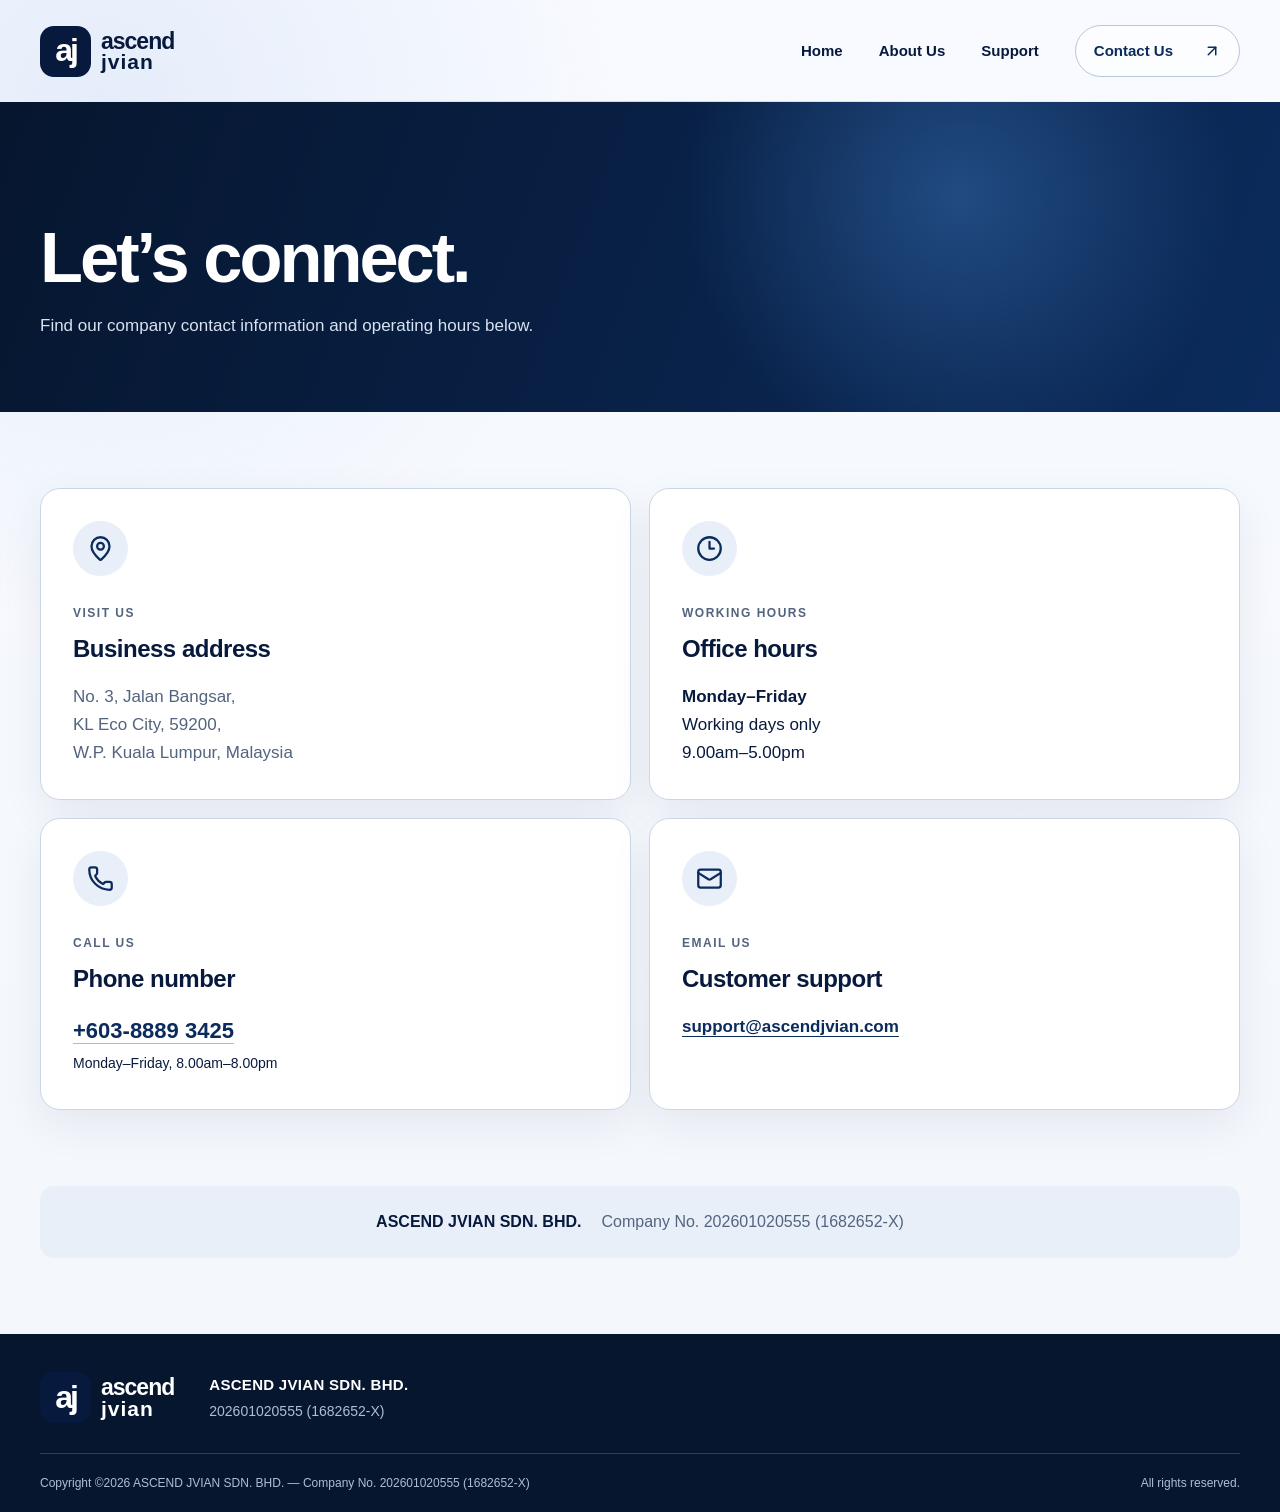
<file: contact.html>
<!DOCTYPE html><html lang="en"><head><meta charSet="utf-8"/><meta name="viewport" content="width=device-width, initial-scale=1"/><title>Contact Us | Ascend Jvian</title><meta name="description" content="Contact Ascend Jvian for company and general enquiries."/>
<style>/*! tailwindcss v4.2.1 | MIT License | https://tailwindcss.com */
@layer properties{@supports (((-webkit-hyphens:none)) and (not (margin-trim:inline))) or ((-moz-orient:inline) and (not (color:rgb(from red r g b)))){:root,:host{--shimmer-angle:20deg}*,:before,:after{--tw-translate-x:0;--tw-translate-y:0;--tw-translate-z:0;--tw-rotate-x:initial;--tw-rotate-y:initial;--tw-rotate-z:initial;--tw-skew-x:initial;--tw-skew-y:initial;--tw-scroll-snap-strictness:proximity;--tw-space-x-reverse:0;--tw-border-style:solid;--tw-leading:initial;--tw-font-weight:initial;--tw-tracking:initial;--tw-ordinal:initial;--tw-slashed-zero:initial;--tw-numeric-figure:initial;--tw-numeric-spacing:initial;--tw-numeric-fraction:initial;--tw-shadow:0 0 #0000;--tw-shadow-color:initial;--tw-shadow-alpha:100%;--tw-inset-shadow:0 0 #0000;--tw-inset-shadow-color:initial;--tw-inset-shadow-alpha:100%;--tw-ring-color:initial;--tw-ring-shadow:0 0 #0000;--tw-inset-ring-color:initial;--tw-inset-ring-shadow:0 0 #0000;--tw-ring-inset:initial;--tw-ring-offset-width:0px;--tw-ring-offset-color:#fff;--tw-ring-offset-shadow:0 0 #0000;--tw-outline-style:solid;--tw-duration:initial;--tw-ease:initial;--tw-content:"";--tw-scale-x:1;--tw-scale-y:1;--tw-scale-z:1;--tw-blur:initial;--tw-brightness:initial;--tw-contrast:initial;--tw-grayscale:initial;--tw-hue-rotate:initial;--tw-invert:initial;--tw-opacity:initial;--tw-saturate:initial;--tw-sepia:initial;--tw-drop-shadow:initial;--tw-drop-shadow-color:initial;--tw-drop-shadow-alpha:100%;--tw-drop-shadow-size:initial;--tw-backdrop-blur:initial;--tw-backdrop-brightness:initial;--tw-backdrop-contrast:initial;--tw-backdrop-grayscale:initial;--tw-backdrop-hue-rotate:initial;--tw-backdrop-invert:initial;--tw-backdrop-opacity:initial;--tw-backdrop-saturate:initial;--tw-backdrop-sepia:initial;--tw-animation-delay:0s;--tw-animation-direction:normal;--tw-animation-duration:initial;--tw-animation-fill-mode:none;--tw-animation-iteration-count:1;--tw-enter-blur:0;--tw-enter-opacity:1;--tw-enter-rotate:0;--tw-enter-scale:1;--tw-enter-translate-x:0;--tw-enter-translate-y:0;--tw-exit-blur:0;--tw-exit-opacity:1;--tw-exit-rotate:0;--tw-exit-scale:1;--tw-exit-translate-x:0;--tw-exit-translate-y:0;--scroll-fade-t:0px;--scroll-fade-b:0px;--scroll-fade-s:0px;--scroll-fade-e:0px;--scroll-fade-mask:initial;--shimmer-image:initial;--shimmer-text-fill:initial}::backdrop{--tw-translate-x:0;--tw-translate-y:0;--tw-translate-z:0;--tw-rotate-x:initial;--tw-rotate-y:initial;--tw-rotate-z:initial;--tw-skew-x:initial;--tw-skew-y:initial;--tw-scroll-snap-strictness:proximity;--tw-space-x-reverse:0;--tw-border-style:solid;--tw-leading:initial;--tw-font-weight:initial;--tw-tracking:initial;--tw-ordinal:initial;--tw-slashed-zero:initial;--tw-numeric-figure:initial;--tw-numeric-spacing:initial;--tw-numeric-fraction:initial;--tw-shadow:0 0 #0000;--tw-shadow-color:initial;--tw-shadow-alpha:100%;--tw-inset-shadow:0 0 #0000;--tw-inset-shadow-color:initial;--tw-inset-shadow-alpha:100%;--tw-ring-color:initial;--tw-ring-shadow:0 0 #0000;--tw-inset-ring-color:initial;--tw-inset-ring-shadow:0 0 #0000;--tw-ring-inset:initial;--tw-ring-offset-width:0px;--tw-ring-offset-color:#fff;--tw-ring-offset-shadow:0 0 #0000;--tw-outline-style:solid;--tw-duration:initial;--tw-ease:initial;--tw-content:"";--tw-scale-x:1;--tw-scale-y:1;--tw-scale-z:1;--tw-blur:initial;--tw-brightness:initial;--tw-contrast:initial;--tw-grayscale:initial;--tw-hue-rotate:initial;--tw-invert:initial;--tw-opacity:initial;--tw-saturate:initial;--tw-sepia:initial;--tw-drop-shadow:initial;--tw-drop-shadow-color:initial;--tw-drop-shadow-alpha:100%;--tw-drop-shadow-size:initial;--tw-backdrop-blur:initial;--tw-backdrop-brightness:initial;--tw-backdrop-contrast:initial;--tw-backdrop-grayscale:initial;--tw-backdrop-hue-rotate:initial;--tw-backdrop-invert:initial;--tw-backdrop-opacity:initial;--tw-backdrop-saturate:initial;--tw-backdrop-sepia:initial;--tw-animation-delay:0s;--tw-animation-direction:normal;--tw-animation-duration:initial;--tw-animation-fill-mode:none;--tw-animation-iteration-count:1;--tw-enter-blur:0;--tw-enter-opacity:1;--tw-enter-rotate:0;--tw-enter-scale:1;--tw-enter-translate-x:0;--tw-enter-translate-y:0;--tw-exit-blur:0;--tw-exit-opacity:1;--tw-exit-rotate:0;--tw-exit-scale:1;--tw-exit-translate-x:0;--tw-exit-translate-y:0;--scroll-fade-t:0px;--scroll-fade-b:0px;--scroll-fade-s:0px;--scroll-fade-e:0px;--scroll-fade-mask:initial;--shimmer-image:initial;--shimmer-text-fill:initial}}}@layer theme{:root,:host{--font-mono:ui-monospace, SFMono-Regular, Menlo, Monaco, Consolas, "Liberation Mono", "Courier New", monospace;--color-black:#000;--color-white:#fff;--spacing:.25rem;--container-xs:20rem;--container-sm:24rem;--text-xs:.75rem;--text-xs--line-height:calc(1 / .75);--text-sm:.875rem;--text-sm--line-height:calc(1.25 / .875);--text-base:1rem;--text-base--line-height:calc(1.5 / 1);--font-weight-normal:400;--font-weight-medium:500;--tracking-tight:-.025em;--tracking-widest:.1em;--leading-tight:1.25;--leading-snug:1.375;--leading-normal:1.5;--leading-relaxed:1.625;--radius-sm:.25rem;--radius-md:.375rem;--radius-lg:.5rem;--radius-xl:.75rem;--radius-2xl:1rem;--radius-4xl:2rem;--ease-out:cubic-bezier(0, 0, .2, 1);--ease-in-out:cubic-bezier(.4, 0, .2, 1);--animate-spin:spin 1s linear infinite;--animate-pulse:pulse 2s cubic-bezier(.4, 0, .6, 1) infinite;--blur-xs:4px;--aspect-video:16 / 9;--default-transition-duration:.15s;--default-transition-timing-function:cubic-bezier(.4, 0, .2, 1);--default-font-family:Arial,Helvetica,sans-serif;--default-mono-font-family:var(--font-mono)}}@layer base{*,:after,:before{box-sizing:border-box;border:0 solid;margin:0;padding:0}::backdrop{box-sizing:border-box;border:0 solid;margin:0;padding:0}::file-selector-button{box-sizing:border-box;border:0 solid;margin:0;padding:0}html,:host{-webkit-text-size-adjust:100%;tab-size:4;line-height:1.5;font-family:var(--default-font-family,ui-sans-serif, system-ui, sans-serif, "Apple Color Emoji", "Segoe UI Emoji", "Segoe UI Symbol", "Noto Color Emoji");font-feature-settings:var(--default-font-feature-settings,normal);font-variation-settings:var(--default-font-variation-settings,normal);-webkit-tap-highlight-color:transparent}hr{height:0;color:inherit;border-top-width:1px}abbr:where([title]){-webkit-text-decoration:underline dotted;text-decoration:underline dotted}h1,h2,h3,h4,h5,h6{font-size:inherit;font-weight:inherit}a{color:inherit;-webkit-text-decoration:inherit;-webkit-text-decoration:inherit;-webkit-text-decoration:inherit;-webkit-text-decoration:inherit;text-decoration:inherit}b,strong{font-weight:bolder}code,kbd,samp,pre{font-family:var(--default-mono-font-family,ui-monospace, SFMono-Regular, Menlo, Monaco, Consolas, "Liberation Mono", "Courier New", monospace);font-feature-settings:var(--default-mono-font-feature-settings,normal);font-variation-settings:var(--default-mono-font-variation-settings,normal);font-size:1em}small{font-size:80%}sub,sup{vertical-align:baseline;font-size:75%;line-height:0;position:relative}sub{bottom:-.25em}sup{top:-.5em}table{text-indent:0;border-color:inherit;border-collapse:collapse}:-moz-focusring{outline:auto}progress{vertical-align:baseline}summary{display:list-item}ol,ul,menu{list-style:none}img,svg,video,canvas,audio,iframe,embed,object{vertical-align:middle;display:block}img,video{max-width:100%;height:auto}button,input,select,optgroup,textarea{font:inherit;font-feature-settings:inherit;font-variation-settings:inherit;letter-spacing:inherit;color:inherit;opacity:1;background-color:#0000;border-radius:0}::file-selector-button{font:inherit;font-feature-settings:inherit;font-variation-settings:inherit;letter-spacing:inherit;color:inherit;opacity:1;background-color:#0000;border-radius:0}:where(select:is([multiple],[size])) optgroup{font-weight:bolder}:where(select:is([multiple],[size])) optgroup option{padding-inline-start:20px}::file-selector-button{margin-inline-end:4px}::placeholder{opacity:1}@supports (not ((-webkit-appearance:-apple-pay-button))) or (contain-intrinsic-size:1px){::placeholder{color:currentColor}@supports (color:color-mix(in lab, red, red)){::placeholder{color:color-mix(in oklab, currentcolor 50%, transparent)}}}textarea{resize:vertical}::-webkit-search-decoration{-webkit-appearance:none}::-webkit-date-and-time-value{min-height:1lh;text-align:inherit}::-webkit-datetime-edit{display:inline-flex}::-webkit-datetime-edit-fields-wrapper{padding:0}::-webkit-datetime-edit{padding-block:0}::-webkit-datetime-edit-year-field{padding-block:0}::-webkit-datetime-edit-month-field{padding-block:0}::-webkit-datetime-edit-day-field{padding-block:0}::-webkit-datetime-edit-hour-field{padding-block:0}::-webkit-datetime-edit-minute-field{padding-block:0}::-webkit-datetime-edit-second-field{padding-block:0}::-webkit-datetime-edit-millisecond-field{padding-block:0}::-webkit-datetime-edit-meridiem-field{padding-block:0}::-webkit-calendar-picker-indicator{line-height:1}:-moz-ui-invalid{box-shadow:none}button,input:where([type=button],[type=reset],[type=submit]){-webkit-appearance:button;appearance:button}::file-selector-button{-webkit-appearance:button;appearance:button}::-webkit-inner-spin-button{height:auto}::-webkit-outer-spin-button{height:auto}[hidden]:where(:not([hidden=until-found])){display:none!important}}@layer components;@layer utilities{.\@container\/card-header{container:card-header/inline-size}.\@container\/field-group{container:field-group/inline-size}.\@container{container-type:inline-size}.pointer-events-auto{pointer-events:auto}.pointer-events-none{pointer-events:none}.invisible{visibility:hidden}.sr-only{clip-path:inset(50%);white-space:nowrap;border-width:0;width:1px;height:1px;margin:-1px;padding:0;position:absolute;overflow:hidden}.absolute{position:absolute}.fixed{position:fixed}.relative{position:relative}.static{position:static}.inset-0{inset:calc(var(--spacing) * 0)}.inset-x-0{inset-inline:calc(var(--spacing) * 0)}.inset-x-4{inset-inline:calc(var(--spacing) * 4)}.inset-y-0{inset-block:calc(var(--spacing) * 0)}.inset-s-1{inset-inline-start:calc(var(--spacing) * 1)}.inset-s-1\/2{inset-inline-start:50%}.start{inset-inline-start:var(--spacing)}.end{inset-inline-end:var(--spacing)}.-top-12{top:calc(var(--spacing) * -12)}.top-0{top:calc(var(--spacing) * 0)}.top-1{top:calc(var(--spacing) * 1)}.top-1\.5{top:calc(var(--spacing) * 1.5)}.top-1\/2{top:50%}.top-1\/3{top:33.3333%}.top-2{top:calc(var(--spacing) * 2)}.top-3{top:calc(var(--spacing) * 3)}.top-3\.5{top:calc(var(--spacing) * 3.5)}.top-\[60\%\]{top:60%}.top-full{top:100%}.top-px{top:1px}.-right-12{right:calc(var(--spacing) * -12)}.right-0{right:calc(var(--spacing) * 0)}.right-1{right:calc(var(--spacing) * 1)}.right-2{right:calc(var(--spacing) * 2)}.right-2\.5{right:calc(var(--spacing) * 2.5)}.right-3{right:calc(var(--spacing) * 3)}.-bottom-12{bottom:calc(var(--spacing) * -12)}.bottom-0{bottom:calc(var(--spacing) * 0)}.bottom-4{bottom:calc(var(--spacing) * 4)}.-left-12{left:calc(var(--spacing) * -12)}.left-1{left:calc(var(--spacing) * 1)}.left-1\.5{left:calc(var(--spacing) * 1.5)}.left-1\/2{left:50%}.left-3{left:calc(var(--spacing) * 3)}.isolate{isolation:isolate}.z-0{z-index:0}.z-1{z-index:1}.z-10{z-index:10}.z-20{z-index:20}.z-50{z-index:50}.z-\[calc\(1000-var\(--toast-index\)\)\]{z-index:calc(1000 - var(--toast-index))}.order-first{order:-9999}.order-last{order:9999}.col-start-2{grid-column-start:2}.row-span-2{grid-row:span 2/span 2}.row-start-1{grid-row-start:1}.m-\(--drawer-inset\,0px\){margin:var(--drawer-inset,0px)}.-mx-1{margin-inline:calc(var(--spacing) * -1)}.-mx-4{margin-inline:calc(var(--spacing) * -4)}.mx-2{margin-inline:calc(var(--spacing) * 2)}.mx-3{margin-inline:calc(var(--spacing) * 3)}.mx-3\.5{margin-inline:calc(var(--spacing) * 3.5)}.mx-auto{margin-inline:auto}.-my-2{margin-block:calc(var(--spacing) * -2)}.my-0{margin-block:calc(var(--spacing) * 0)}.my-0\.5{margin-block:calc(var(--spacing) * .5)}.my-1{margin-block:calc(var(--spacing) * 1)}.my-2{margin-block:calc(var(--spacing) * 2)}.my-auto{margin-block:auto}.-mt-4{margin-top:calc(var(--spacing) * -4)}.mt-0{margin-top:calc(var(--spacing) * 0)}.mt-0\.5{margin-top:calc(var(--spacing) * .5)}.mt-2{margin-top:calc(var(--spacing) * 2)}.mt-4{margin-top:calc(var(--spacing) * 4)}.mt-auto{margin-top:auto}.-mb-4{margin-bottom:calc(var(--spacing) * -4)}.mb-1{margin-bottom:calc(var(--spacing) * 1)}.mb-1\.5{margin-bottom:calc(var(--spacing) * 1.5)}.mb-2{margin-bottom:calc(var(--spacing) * 2)}.-ml-1{margin-left:calc(var(--spacing) * -1)}.-ml-4{margin-left:calc(var(--spacing) * -4)}.ml-1{margin-left:calc(var(--spacing) * 1)}.ml-4{margin-left:calc(var(--spacing) * 4)}.ml-auto{margin-left:auto}.line-clamp-1{-webkit-line-clamp:1;-webkit-box-orient:vertical;display:-webkit-box;overflow:hidden}.line-clamp-2{-webkit-line-clamp:2;-webkit-box-orient:vertical;display:-webkit-box;overflow:hidden}.no-scrollbar{-ms-overflow-style:none;scrollbar-width:none}.no-scrollbar::-webkit-scrollbar{display:none}.block{display:block}.contents{display:contents}.flex{display:flex}.grid{display:grid}.hidden{display:none}.inline-flex{display:inline-flex}.table{display:table}.table-caption{display:table-caption}.table-cell{display:table-cell}.table-row{display:table-row}.field-sizing-content{field-sizing:content}.aspect-\(--ratio\){aspect-ratio:var(--ratio)}.aspect-square{aspect-ratio:1}.aspect-video{aspect-ratio:var(--aspect-video)}.size-\(--cell-size\){width:var(--cell-size);height:var(--cell-size)}.size-2{width:calc(var(--spacing) * 2);height:calc(var(--spacing) * 2)}.size-2\.5{width:calc(var(--spacing) * 2.5);height:calc(var(--spacing) * 2.5)}.size-3{width:calc(var(--spacing) * 3);height:calc(var(--spacing) * 3)}.size-4{width:calc(var(--spacing) * 4);height:calc(var(--spacing) * 4)}.size-5{width:calc(var(--spacing) * 5);height:calc(var(--spacing) * 5)}.size-6{width:calc(var(--spacing) * 6);height:calc(var(--spacing) * 6)}.size-7{width:calc(var(--spacing) * 7);height:calc(var(--spacing) * 7)}.size-8{width:calc(var(--spacing) * 8);height:calc(var(--spacing) * 8)}.size-9{width:calc(var(--spacing) * 9);height:calc(var(--spacing) * 9)}.size-10{width:calc(var(--spacing) * 10);height:calc(var(--spacing) * 10)}.size-auto{width:auto;height:auto}.size-full{width:100%;height:100%}.h-\(--accordion-panel-height\){height:var(--accordion-panel-height)}.h-\(--cell-size\){height:var(--cell-size)}.h-\(--drawer-content-height\){height:var(--drawer-content-height)}.h-\(--height\){height:var(--height)}.h-\(--popup-height\){height:var(--popup-height)}.h-\(--positioner-height\){height:var(--positioner-height)}.h-1{height:calc(var(--spacing) * 1)}.h-1\.5{height:calc(var(--spacing) * 1.5)}.h-2{height:calc(var(--spacing) * 2)}.h-2\.5{height:calc(var(--spacing) * 2.5)}.h-4{height:calc(var(--spacing) * 4)}.h-5{height:calc(var(--spacing) * 5)}.h-6{height:calc(var(--spacing) * 6)}.h-7{height:calc(var(--spacing) * 7)}.h-8{height:calc(var(--spacing) * 8)}.h-8\!{height:calc(var(--spacing) * 8)!important}.h-9{height:calc(var(--spacing) * 9)}.h-10{height:calc(var(--spacing) * 10)}.h-12{height:calc(var(--spacing) * 12)}.h-\[calc\(--spacing\(5\.25\)\)\]{height:calc(calc(var(--spacing) * 5.25))}.h-\[calc\(100\%-1px\)\]{height:calc(100% - 1px)}.h-auto{height:auto}.h-full{height:100%}.h-max{height:max-content}.h-px{height:1px}.h-svh{height:100svh}.max-h-\(--available-height\){max-height:var(--available-height)}.max-h-\(--drawer-content-max-height\,none\){max-height:var(--drawer-content-max-height,none)}.max-h-72{max-height:calc(var(--spacing) * 72)}.max-h-\[min\(calc\(--spacing\(72\)---spacing\(9\)\)\,calc\(var\(--available-height\)---spacing\(9\)\)\)\]{max-height:min(calc(calc(var(--spacing) * 72) - calc(var(--spacing) * 9)), calc(var(--available-height) - calc(var(--spacing) * 9)))}.min-h-0{min-height:calc(var(--spacing) * 0)}.min-h-4{min-height:calc(var(--spacing) * 4)}.min-h-8{min-height:calc(var(--spacing) * 8)}.min-h-16{min-height:calc(var(--spacing) * 16)}.min-h-dvh{min-height:100dvh}.min-h-full{min-height:100%}.min-h-svh{min-height:100svh}.w-\(--anchor-width\){width:var(--anchor-width)}.w-\(--cell-size\){width:var(--cell-size)}.w-\(--drawer-content-width\,auto\){width:var(--drawer-content-width,auto)}.w-\(--popup-width\){width:var(--popup-width)}.w-\(--positioner-width\){width:var(--positioner-width)}.w-\(--sidebar-width\){width:var(--sidebar-width)}.w-0{width:calc(var(--spacing) * 0)}.w-1{width:calc(var(--spacing) * 1)}.w-2{width:calc(var(--spacing) * 2)}.w-2\.5{width:calc(var(--spacing) * 2.5)}.w-4{width:calc(var(--spacing) * 4)}.w-5{width:calc(var(--spacing) * 5)}.w-10{width:calc(var(--spacing) * 10)}.w-24{width:calc(var(--spacing) * 24)}.w-64{width:calc(var(--spacing) * 64)}.w-72{width:calc(var(--spacing) * 72)}.w-auto{width:auto}.w-fit{width:fit-content}.w-full{width:100%}.w-max{width:max-content}.w-px{width:1px}.max-w-\(--available-width\){max-width:var(--available-width)}.max-w-\(--skeleton-width\){max-width:var(--skeleton-width)}.max-w-\[80\%\]{max-width:80%}.max-w-\[calc\(100\%-2rem\)\]{max-width:calc(100% - 2rem)}.max-w-full{max-width:100%}.max-w-max{max-width:max-content}.max-w-sm{max-width:var(--container-sm)}.max-w-xs{max-width:var(--container-xs)}.min-w-\(--cell-size\){min-width:var(--cell-size)}.min-w-0{min-width:calc(var(--spacing) * 0)}.min-w-5{min-width:calc(var(--spacing) * 5)}.min-w-7{min-width:calc(var(--spacing) * 7)}.min-w-8{min-width:calc(var(--spacing) * 8)}.min-w-9{min-width:calc(var(--spacing) * 9)}.min-w-16{min-width:calc(var(--spacing) * 16)}.min-w-32{min-width:calc(var(--spacing) * 32)}.min-w-36{min-width:calc(var(--spacing) * 36)}.min-w-40{min-width:calc(var(--spacing) * 40)}.min-w-\[96px\]{min-width:96px}.min-w-\[calc\(var\(--anchor-width\)\+--spacing\(7\)\)\]{min-width:calc(var(--anchor-width) + calc(var(--spacing) * 7))}.flex-1{flex:1}.shrink-0{flex-shrink:0}.grow{flex-grow:1}.grow-0{flex-grow:0}.basis-full{flex-basis:100%}.caption-bottom{caption-side:bottom}.border-collapse{border-collapse:collapse}.origin-\(--transform-origin\){transform-origin:var(--transform-origin)}.origin-bottom{transform-origin:bottom}.-translate-x-1{--tw-translate-x:calc(var(--spacing) * -1);translate:var(--tw-translate-x) var(--tw-translate-y)}.-translate-x-1\/2{--tw-translate-x:calc(calc(1 / 2 * 100%) * -1);translate:var(--tw-translate-x) var(--tw-translate-y)}.-translate-x-px{--tw-translate-x:-1px;translate:var(--tw-translate-x) var(--tw-translate-y)}.translate-x-px{--tw-translate-x:1px;translate:var(--tw-translate-x) var(--tw-translate-y)}.-translate-y-1{--tw-translate-y:calc(var(--spacing) * -1);translate:var(--tw-translate-x) var(--tw-translate-y)}.-translate-y-1\/2{--tw-translate-y:calc(calc(1 / 2 * 100%) * -1);translate:var(--tw-translate-x) var(--tw-translate-y)}.-translate-y-3{--tw-translate-y:calc(var(--spacing) * -3);translate:var(--tw-translate-x) var(--tw-translate-y)}.-translate-y-3\/4{--tw-translate-y:calc(calc(3 / 4 * 100%) * -1);translate:var(--tw-translate-x) var(--tw-translate-y)}.translate-y-0{--tw-translate-y:calc(var(--spacing) * 0);translate:var(--tw-translate-x) var(--tw-translate-y)}.translate-y-3{--tw-translate-y:calc(var(--spacing) * 3);translate:var(--tw-translate-x) var(--tw-translate-y)}.translate-y-3\/4{--tw-translate-y:calc(3 / 4 * 100%);translate:var(--tw-translate-x) var(--tw-translate-y)}.translate-y-\[calc\(-50\%-2px\)\]{--tw-translate-y:calc(-50% - 2px);translate:var(--tw-translate-x) var(--tw-translate-y)}.rotate-45{rotate:45deg}.rotate-90{rotate:90deg}.\[transform\:translateX\(var\(--toast-swipe-movement-x\)\)_translateY\(calc\(var\(--toast-swipe-movement-y\)-\(var\(--toast-index\)\*var\(--peek\)\)-\(var\(--shrink\)\*var\(--height\)\)\)\)_scale\(var\(--scale\)\)\]{transform:translateX(var(--toast-swipe-movement-x)) translateY(calc(var(--toast-swipe-movement-y) - (var(--toast-index) * var(--peek)) - (var(--shrink) * var(--height)))) scale(var(--scale))}.transform-\[translate3d\(var\(--translate-x\,0px\)\,var\(--translate-y\,0px\)\,0\)_scale\(var\(--stack-scale\)\)\]{transform:translate3d(var(--translate-x,0px),var(--translate-y,0px),0) scale(var(--stack-scale))}.shimmer{--_spread:var(--shimmer-spread,calc(3ch + 40px));--_base:currentColor;--_highlight:var(--shimmer-color,oklch(from currentColor l c h / calc(alpha* .2)));background-image:var(--shimmer-image,linear-gradient(calc(90deg + var(--shimmer-angle)), var(--_base) calc(50% - var(--_spread)), var(--_highlight) calc(50% - var(--_spread) * .5), var(--_highlight) 50%, var(--_highlight) calc(50% + var(--_spread) * .5), var(--_base) calc(50% + var(--_spread))))}@supports (color:color-mix(in lab, red, red)){.shimmer{background-image:var(--shimmer-image,linear-gradient(calc(90deg + var(--shimmer-angle)), var(--_base) calc(50% - var(--_spread)), color-mix(in oklch, var(--_highlight), var(--_base) 50%) calc(50% - var(--_spread) * .5), var(--_highlight) 50%, color-mix(in oklch, var(--_highlight), var(--_base) 50%) calc(50% + var(--_spread) * .5), var(--_base) calc(50% + var(--_spread))))}}.shimmer{background-repeat:no-repeat;background-size:calc(200% + var(--_spread) * 2) 100%;-webkit-text-fill-color:var(--shimmer-text-fill,transparent);animation:tw-shimmer var(--shimmer-duration,2s) linear infinite;background-position:0 0;-webkit-background-clip:text;background-clip:text}@media (prefers-color-scheme:dark){.shimmer{--_highlight:var(--shimmer-color,oklch(from currentColor max(.8, calc(l + .4)) c h / calc(alpha + .4)))}}.shimmer:where([dir=rtl],[dir=rtl] *){animation-direction:reverse}.scroll-fade-x{--_scroll-fade-size-s:var(--scroll-fade-s-size,var(--scroll-fade-size,min(12%, calc(var(--spacing) * 10))));--_scroll-fade-size-e:var(--scroll-fade-e-size,var(--scroll-fade-size,min(12%, calc(var(--spacing) * 10))));--scroll-fade-inline:linear-gradient(to right, transparent 0, #000 var(--scroll-fade-s,0px), #000 calc(100% - var(--scroll-fade-e,0px)), transparent 100%)}.scroll-fade-x:where([dir=rtl],[dir=rtl] *){--scroll-fade-inline:linear-gradient(to left, transparent 0, #000 var(--scroll-fade-s,0px), #000 calc(100% - var(--scroll-fade-e,0px)), transparent 100%)}.scroll-fade-x{-webkit-mask-image:var(--scroll-fade-mask,var(--scroll-fade-inline));-webkit-mask-image:var(--scroll-fade-mask,var(--scroll-fade-inline));-webkit-mask-image:var(--scroll-fade-mask,var(--scroll-fade-inline));-webkit-mask-image:var(--scroll-fade-mask,var(--scroll-fade-inline));mask-image:var(--scroll-fade-mask,var(--scroll-fade-inline));-webkit-mask-composite:source-in;-webkit-mask-composite:source-in;-webkit-mask-composite:source-in;-webkit-mask-repeat:no-repeat;mask-repeat:no-repeat;-webkit-mask-composite:source-in;mask-composite:intersect}@supports (animation-timeline:scroll()){.scroll-fade-x{animation:1ms ease-in-out scroll-fade-reveal-s,1ms ease-in-out scroll-fade-reveal-e;animation-timeline:scroll(self inline),scroll(self inline);animation-range:0 var(--scroll-fade-reveal,calc(var(--spacing) * 24)), calc(100% - var(--scroll-fade-reveal,calc(var(--spacing) * 24))) 100%;animation-fill-mode:both}}@supports not (animation-timeline:scroll()){.scroll-fade-x{--scroll-fade-s:var(--_scroll-fade-size-s);--scroll-fade-e:var(--_scroll-fade-size-e)}}.scroll-fade-b{--_scroll-fade-size-b:var(--scroll-fade-b-size,var(--scroll-fade-size,min(12%, calc(var(--spacing) * 10))));--scroll-fade-mask:linear-gradient(to bottom, #000 0, #000 calc(100% - var(--scroll-fade-b,0px)), transparent 100%);-webkit-mask-image:var(--scroll-fade-mask);-webkit-mask-image:var(--scroll-fade-mask);-webkit-mask-image:var(--scroll-fade-mask);-webkit-mask-image:var(--scroll-fade-mask);mask-image:var(--scroll-fade-mask);-webkit-mask-composite:source-in;-webkit-mask-composite:source-in;-webkit-mask-composite:source-in;-webkit-mask-repeat:no-repeat;mask-repeat:no-repeat;-webkit-mask-composite:source-in;mask-composite:intersect}@supports (animation-timeline:scroll()){.scroll-fade-b{animation:1ms ease-in-out scroll-fade-reveal-b;animation-timeline:scroll(self y);animation-range:calc(100% - var(--scroll-fade-reveal,calc(var(--spacing) * 24))) 100%;animation-fill-mode:both}}@supports not (animation-timeline:scroll()){.scroll-fade-b{--scroll-fade-b:var(--_scroll-fade-size-b)}}.animate-caret-blink{animation:1.25s ease-out infinite caret-blink}.animate-pulse{animation:var(--animate-pulse)}.animate-spin{animation:var(--animate-spin)}.cursor-default{cursor:default}.cursor-grab{cursor:grab}.cursor-text{cursor:text}.touch-manipulation{touch-action:manipulation}.touch-none{touch-action:none}.resize-none{resize:none}.snap-x{scroll-snap-type:x var(--tw-scroll-snap-strictness)}.snap-mandatory{--tw-scroll-snap-strictness:mandatory}.scroll-my-1{scroll-margin-block:calc(var(--spacing) * 1)}.scroll-px-1{scroll-padding-inline:calc(var(--spacing) * 1)}.scroll-py-1{scroll-padding-block:calc(var(--spacing) * 1)}.list-disc{list-style-type:disc}.list-none{list-style-type:none}.appearance-none{-webkit-appearance:none;appearance:none}.auto-rows-min{grid-auto-rows:min-content}.grid-rows-\[auto_1fr\]{grid-template-rows:auto 1fr}.flex-col{flex-direction:column}.flex-col-reverse{flex-direction:column-reverse}.flex-row{flex-direction:row}.flex-wrap{flex-wrap:wrap}.place-content-center{place-content:center}.place-items-center{place-items:center}.items-center{align-items:center}.items-end{align-items:flex-end}.items-start{align-items:flex-start}.items-stretch{align-items:stretch}.justify-between{justify-content:space-between}.justify-center{justify-content:center}.justify-start{justify-content:flex-start}.gap-\(--card-spacing\){gap:var(--card-spacing)}.gap-0{gap:calc(var(--spacing) * 0)}.gap-0\.5{gap:calc(var(--spacing) * .5)}.gap-1{gap:calc(var(--spacing) * 1)}.gap-1\.5{gap:calc(var(--spacing) * 1.5)}.gap-2{gap:calc(var(--spacing) * 2)}.gap-2\.5{gap:calc(var(--spacing) * 2.5)}.gap-3{gap:calc(var(--spacing) * 3)}.gap-4{gap:calc(var(--spacing) * 4)}.gap-5{gap:calc(var(--spacing) * 5)}.gap-6{gap:calc(var(--spacing) * 6)}.gap-\[--spacing\(var\(--gap\)\)\]{gap:calc(var(--spacing) * var(--gap))}:where(.-space-x-2>:not(:last-child)){--tw-space-x-reverse:0;margin-inline-start:calc(calc(var(--spacing) * -2) * var(--tw-space-x-reverse));margin-inline-end:calc(calc(var(--spacing) * -2) * calc(1 - var(--tw-space-x-reverse)))}.self-end{align-self:flex-end}.self-start{align-self:flex-start}.self-stretch{align-self:stretch}.justify-self-end{justify-self:flex-end}.truncate{text-overflow:ellipsis;white-space:nowrap;overflow:hidden}.overflow-auto{overflow:auto}.overflow-hidden{overflow:hidden}.overflow-x-auto{overflow-x:auto}.overflow-x-hidden{overflow-x:hidden}.overflow-y-auto{overflow-y:auto}.overscroll-contain{overscroll-behavior:contain}.overscroll-x-contain{overscroll-behavior-x:contain}.rounded-\(--cell-radius\){border-radius:var(--cell-radius)}.rounded-2xl{border-radius:var(--radius-2xl)}.rounded-4xl{border-radius:var(--radius-4xl)}.rounded-\[2px\]{border-radius:2px}.rounded-\[4px\]{border-radius:4px}.rounded-\[calc\(var\(--radius\)-3px\)\]{border-radius:calc(var(--radius) - 3px)}.rounded-\[inherit\]{border-radius:inherit}.rounded-\[min\(var\(--radius-md\)\,10px\)\]{border-radius:min(var(--radius-md), 10px)}.rounded-\[min\(var\(--radius-md\)\,12px\)\]{border-radius:min(var(--radius-md), 12px)}.rounded-full{border-radius:2147483647px}.rounded-lg{border-radius:var(--radius-lg)}.rounded-lg\!{border-radius:var(--radius-lg)!important}.rounded-md{border-radius:var(--radius-md)}.rounded-none{border-radius:0}.rounded-sm{border-radius:var(--radius-sm)}.rounded-xl{border-radius:var(--radius-xl)}.rounded-xl\!{border-radius:var(--radius-xl)!important}.rounded-t-xl{border-top-left-radius:var(--radius-xl);border-top-right-radius:var(--radius-xl)}.rounded-l-\(--cell-radius\){border-top-left-radius:var(--cell-radius);border-bottom-left-radius:var(--cell-radius)}.rounded-tl-sm{border-top-left-radius:var(--radius-sm)}.rounded-r-\(--cell-radius\){border-top-right-radius:var(--cell-radius);border-bottom-right-radius:var(--cell-radius)}.rounded-b-xl{border-bottom-right-radius:var(--radius-xl);border-bottom-left-radius:var(--radius-xl)}.border{border-style:var(--tw-border-style);border-width:1px}.border-0{border-style:var(--tw-border-style);border-width:0}.border-\[1\.5px\]{border-style:var(--tw-border-style);border-width:1.5px}.border-y{border-block-style:var(--tw-border-style);border-block-width:1px}.border-t{border-top-style:var(--tw-border-style);border-top-width:1px}.border-r{border-right-style:var(--tw-border-style);border-right-width:1px}.border-b{border-bottom-style:var(--tw-border-style);border-bottom-width:1px}.border-l{border-left-style:var(--tw-border-style);border-left-width:1px}.border-dashed{--tw-border-style:dashed;border-style:dashed}.border-none{--tw-border-style:none;border-style:none}.border-\(--color-border\){border-color:var(--color-border)}.border-transparent{border-color:#0000}.bg-\(--color-bg\){background-color:var(--color-bg)}.bg-\[Canvas\]{background-color:canvas}.bg-background{background-color:var(--background)}.bg-black{background-color:var(--color-black)}.bg-black\/10{background-color:#0000001a}@supports (color:color-mix(in lab, red, red)){.bg-black\/10{background-color:color-mix(in oklab, var(--color-black) 10%, transparent)}}.bg-foreground{background-color:var(--foreground)}.bg-primary{background-color:var(--primary)}.bg-transparent{background-color:#0000}.bg-white{background-color:var(--color-white)}.bg-clip-padding{background-clip:padding-box}.fill-foreground{fill:var(--foreground)}.object-cover{object-fit:cover}.p-\(--card-spacing\){padding:var(--card-spacing)}.p-0{padding:calc(var(--spacing) * 0)}.p-1{padding:calc(var(--spacing) * 1)}.p-2{padding:calc(var(--spacing) * 2)}.p-2\.5{padding:calc(var(--spacing) * 2.5)}.p-4{padding:calc(var(--spacing) * 4)}.p-6{padding:calc(var(--spacing) * 6)}.p-\[3px\]{padding:3px}.p-px{padding:1px}.px-\(--card-spacing\){padding-inline:var(--card-spacing)}.px-\(--cell-size\){padding-inline:var(--cell-size)}.px-1{padding-inline:calc(var(--spacing) * 1)}.px-1\.5{padding-inline:calc(var(--spacing) * 1.5)}.px-2{padding-inline:calc(var(--spacing) * 2)}.px-2\.5{padding-inline:calc(var(--spacing) * 2.5)}.px-3{padding-inline:calc(var(--spacing) * 3)}.py-\(--card-spacing\){padding-block:var(--card-spacing)}.py-0{padding-block:calc(var(--spacing) * 0)}.py-0\.5{padding-block:calc(var(--spacing) * .5)}.py-1{padding-block:calc(var(--spacing) * 1)}.py-1\.5{padding-block:calc(var(--spacing) * 1.5)}.py-2{padding-block:calc(var(--spacing) * 2)}.py-2\.5{padding-block:calc(var(--spacing) * 2.5)}.py-6{padding-block:calc(var(--spacing) * 6)}.py-\[2px\]{padding-block:2px}.pt-0{padding-top:calc(var(--spacing) * 0)}.pt-2{padding-top:calc(var(--spacing) * 2)}.pt-3{padding-top:calc(var(--spacing) * 3)}.pt-4{padding-top:calc(var(--spacing) * 4)}.pr-1{padding-right:calc(var(--spacing) * 1)}.pr-1\.5{padding-right:calc(var(--spacing) * 1.5)}.pr-1\.5\!{padding-right:calc(var(--spacing) * 1.5)!important}.pr-2{padding-right:calc(var(--spacing) * 2)}.pr-8{padding-right:calc(var(--spacing) * 8)}.pb-0{padding-bottom:calc(var(--spacing) * 0)}.pb-2{padding-bottom:calc(var(--spacing) * 2)}.pb-2\.5{padding-bottom:calc(var(--spacing) * 2.5)}.pb-3{padding-bottom:calc(var(--spacing) * 3)}.pl-1{padding-left:calc(var(--spacing) * 1)}.pl-1\.5{padding-left:calc(var(--spacing) * 1.5)}.pl-1\.5\!{padding-left:calc(var(--spacing) * 1.5)!important}.pl-2{padding-left:calc(var(--spacing) * 2)}.pl-2\.5{padding-left:calc(var(--spacing) * 2.5)}.pl-4{padding-left:calc(var(--spacing) * 4)}.pl-7{padding-left:calc(var(--spacing) * 7)}.text-center{text-align:center}.text-left{text-align:left}.align-middle{vertical-align:middle}.font-mono{font-family:var(--font-mono)}.font-sans{font-family:Arial,Helvetica,sans-serif}.text-base{font-size:var(--text-base);line-height:var(--tw-leading,var(--text-base--line-height))}.text-sm{font-size:var(--text-sm);line-height:var(--tw-leading,var(--text-sm--line-height))}.text-sm\/relaxed{font-size:var(--text-sm);line-height:var(--leading-relaxed)}.text-xs{font-size:var(--text-xs);line-height:var(--tw-leading,var(--text-xs--line-height))}.text-\[0\.8rem\]{font-size:.8rem}.leading-none{--tw-leading:1;line-height:1}.leading-normal{--tw-leading:var(--leading-normal);line-height:var(--leading-normal)}.leading-relaxed{--tw-leading:var(--leading-relaxed);line-height:var(--leading-relaxed)}.leading-snug{--tw-leading:var(--leading-snug);line-height:var(--leading-snug)}.leading-tight{--tw-leading:var(--leading-tight);line-height:var(--leading-tight)}.font-medium{--tw-font-weight:var(--font-weight-medium);font-weight:var(--font-weight-medium)}.font-normal{--tw-font-weight:var(--font-weight-normal);font-weight:var(--font-weight-normal)}.tracking-tight{--tw-tracking:var(--tracking-tight);letter-spacing:var(--tracking-tight)}.tracking-widest{--tw-tracking:var(--tracking-widest);letter-spacing:var(--tracking-widest)}.text-balance{text-wrap:balance}.wrap-break-word{overflow-wrap:break-word}.whitespace-nowrap{white-space:nowrap}.text-\[CanvasText\]{color:canvastext}.text-background{color:var(--background)}.text-current{color:currentColor}.text-foreground,.text-foreground\/60{color:var(--foreground)}@supports (color:color-mix(in lab, red, red)){.text-foreground\/60{color:color-mix(in oklab, var(--foreground) 60%, transparent)}}.text-primary{color:var(--primary)}.tabular-nums{--tw-numeric-spacing:tabular-nums;font-variant-numeric:var(--tw-ordinal,) var(--tw-slashed-zero,) var(--tw-numeric-figure,) var(--tw-numeric-spacing,) var(--tw-numeric-fraction,)}.underline-offset-4{text-underline-offset:4px}.opacity-0{opacity:0}.opacity-50{opacity:.5}.opacity-60{opacity:.6}.opacity-\[max\(var\(--drawer-overlay-min-opacity\,0\)\,calc\(1-var\(--drawer-swipe-progress\)\)\)\]{opacity:max(var(--drawer-overlay-min-opacity,0), calc(1 - var(--drawer-swipe-progress)))}.bg-blend-color{background-blend-mode:color}.shadow{--tw-shadow:0 1px 3px 0 var(--tw-shadow-color,#0000001a), 0 1px 2px -1px var(--tw-shadow-color,#0000001a);box-shadow:var(--tw-inset-shadow), var(--tw-inset-ring-shadow), var(--tw-ring-offset-shadow), var(--tw-ring-shadow), var(--tw-shadow)}.shadow-\[0_0_0_1px_var\(--sidebar-border\)\]{--tw-shadow:0 0 0 1px var(--tw-shadow-color,var(--sidebar-border));box-shadow:var(--tw-inset-shadow), var(--tw-inset-ring-shadow), var(--tw-ring-offset-shadow), var(--tw-ring-shadow), var(--tw-shadow)}.shadow-lg{--tw-shadow:0 10px 15px -3px var(--tw-shadow-color,#0000001a), 0 4px 6px -4px var(--tw-shadow-color,#0000001a);box-shadow:var(--tw-inset-shadow), var(--tw-inset-ring-shadow), var(--tw-ring-offset-shadow), var(--tw-ring-shadow), var(--tw-shadow)}.shadow-md{--tw-shadow:0 4px 6px -1px var(--tw-shadow-color,#0000001a), 0 2px 4px -2px var(--tw-shadow-color,#0000001a);box-shadow:var(--tw-inset-shadow), var(--tw-inset-ring-shadow), var(--tw-ring-offset-shadow), var(--tw-ring-shadow), var(--tw-shadow)}.shadow-none{--tw-shadow:0 0 #0000;box-shadow:var(--tw-inset-shadow), var(--tw-inset-ring-shadow), var(--tw-ring-offset-shadow), var(--tw-ring-shadow), var(--tw-shadow)}.shadow-none\!{--tw-shadow:0 0 #0000!important;box-shadow:var(--tw-inset-shadow), var(--tw-inset-ring-shadow), var(--tw-ring-offset-shadow), var(--tw-ring-shadow), var(--tw-shadow)!important}.shadow-xl{--tw-shadow:0 20px 25px -5px var(--tw-shadow-color,#0000001a), 0 8px 10px -6px var(--tw-shadow-color,#0000001a);box-shadow:var(--tw-inset-shadow), var(--tw-inset-ring-shadow), var(--tw-ring-offset-shadow), var(--tw-ring-shadow), var(--tw-shadow)}.ring-0{--tw-ring-shadow:var(--tw-ring-inset,) 0 0 0 calc(0px + var(--tw-ring-offset-width)) var(--tw-ring-color,currentcolor);box-shadow:var(--tw-inset-shadow), var(--tw-inset-ring-shadow), var(--tw-ring-offset-shadow), var(--tw-ring-shadow), var(--tw-shadow)}.ring-1{--tw-ring-shadow:var(--tw-ring-inset,) 0 0 0 calc(1px + var(--tw-ring-offset-width)) var(--tw-ring-color,currentcolor);box-shadow:var(--tw-inset-shadow), var(--tw-inset-ring-shadow), var(--tw-ring-offset-shadow), var(--tw-ring-shadow), var(--tw-shadow)}.ring-2{--tw-ring-shadow:var(--tw-ring-inset,) 0 0 0 calc(2px + var(--tw-ring-offset-width)) var(--tw-ring-color,currentcolor);box-shadow:var(--tw-inset-shadow), var(--tw-inset-ring-shadow), var(--tw-ring-offset-shadow), var(--tw-ring-shadow), var(--tw-shadow)}.ring-3{--tw-ring-shadow:var(--tw-ring-inset,) 0 0 0 calc(3px + var(--tw-ring-offset-width)) var(--tw-ring-color,currentcolor);box-shadow:var(--tw-inset-shadow), var(--tw-inset-ring-shadow), var(--tw-ring-offset-shadow), var(--tw-ring-shadow), var(--tw-shadow)}.ring-background{--tw-ring-color:var(--background)}.ring-foreground,.ring-foreground\/10{--tw-ring-color:var(--foreground)}@supports (color:color-mix(in lab, red, red)){.ring-foreground\/10{--tw-ring-color:color-mix(in oklab, var(--foreground) 10%, transparent)}}.ring-offset-background{--tw-ring-offset-color:var(--background)}.outline-hidden{--tw-outline-style:none;outline-style:none}@media (forced-colors:active){.outline-hidden{outline-offset:2px;outline:2px solid #0000}}.outline{outline-style:var(--tw-outline-style);outline-width:1px}.transition{transition-property:color,background-color,border-color,outline-color,text-decoration-color,fill,stroke,--tw-gradient-from,--tw-gradient-via,--tw-gradient-to,opacity,box-shadow,transform,translate,scale,rotate,filter,-webkit-backdrop-filter,backdrop-filter,display,content-visibility,overlay,pointer-events;transition-timing-function:var(--tw-ease,var(--default-transition-timing-function));transition-duration:var(--tw-duration,var(--default-transition-duration))}.transition-\[color\,box-shadow\]{transition-property:color,box-shadow;transition-timing-function:var(--tw-ease,var(--default-transition-timing-function));transition-duration:var(--tw-duration,var(--default-transition-duration))}.transition-\[left\,right\,width\]{transition-property:left,right,width;transition-timing-function:var(--tw-ease,var(--default-transition-timing-function));transition-duration:var(--tw-duration,var(--default-transition-duration))}.transition-\[margin\,opacity\]{transition-property:margin,opacity;transition-timing-function:var(--tw-ease,var(--default-transition-timing-function));transition-duration:var(--tw-duration,var(--default-transition-duration))}.transition-\[opacity\,transform\,translate\]{transition-property:opacity,transform,translate;transition-timing-function:var(--tw-ease,var(--default-transition-timing-function));transition-duration:var(--tw-duration,var(--default-transition-duration))}.transition-\[opacity\,transform\,width\,height\,scale\,translate\]{transition-property:opacity,transform,width,height,scale,translate;transition-timing-function:var(--tw-ease,var(--default-transition-timing-function));transition-duration:var(--tw-duration,var(--default-transition-duration))}.transition-\[top\,left\,right\,bottom\]{transition-property:top,left,right,bottom;transition-timing-function:var(--tw-ease,var(--default-transition-timing-function));transition-duration:var(--tw-duration,var(--default-transition-duration))}.transition-\[transform\,height\,opacity\,filter\]{transition-property:transform,height,opacity,filter;transition-timing-function:var(--tw-ease,var(--default-transition-timing-function));transition-duration:var(--tw-duration,var(--default-transition-duration))}.transition-\[translate\,scale\,opacity\]{transition-property:translate,scale,opacity;transition-timing-function:var(--tw-ease,var(--default-transition-timing-function));transition-duration:var(--tw-duration,var(--default-transition-duration))}.transition-\[width\,height\,padding\]{transition-property:width,height,padding;transition-timing-function:var(--tw-ease,var(--default-transition-timing-function));transition-duration:var(--tw-duration,var(--default-transition-duration))}.transition-\[width\]{transition-property:width;transition-timing-function:var(--tw-ease,var(--default-transition-timing-function));transition-duration:var(--tw-duration,var(--default-transition-duration))}.transition-all{transition-property:all;transition-timing-function:var(--tw-ease,var(--default-transition-timing-function));transition-duration:var(--tw-duration,var(--default-transition-duration))}.transition-colors{transition-property:color,background-color,border-color,outline-color,text-decoration-color,fill,stroke,--tw-gradient-from,--tw-gradient-via,--tw-gradient-to;transition-timing-function:var(--tw-ease,var(--default-transition-timing-function));transition-duration:var(--tw-duration,var(--default-transition-duration))}.transition-opacity{transition-property:opacity;transition-timing-function:var(--tw-ease,var(--default-transition-timing-function));transition-duration:var(--tw-duration,var(--default-transition-duration))}.transition-transform{transition-property:transform,translate,scale,rotate;transition-timing-function:var(--tw-ease,var(--default-transition-timing-function));transition-duration:var(--tw-duration,var(--default-transition-duration))}.transition-none{transition-property:none}.duration-100{--tw-duration:.1s;transition-duration:.1s}.duration-150{--tw-duration:.15s;transition-duration:.15s}.duration-200{--tw-duration:.2s;transition-duration:.2s}.duration-250{--tw-duration:.25s;transition-duration:.25s}.duration-300{--tw-duration:.3s;transition-duration:.3s}.duration-450{--tw-duration:.45s;transition-duration:.45s}.duration-1000{--tw-duration:1s;transition-duration:1s}.duration-\[0\.35s\]{--tw-duration:.35s;transition-duration:.35s}.ease-\[cubic-bezier\(0\.22\,1\,0\.36\,1\)\]{--tw-ease:cubic-bezier(.22,1,.36,1);transition-timing-function:cubic-bezier(.22,1,.36,1)}.ease-\[cubic-bezier\(0\.32\,0\.72\,0\,1\)\]{--tw-ease:cubic-bezier(.32,.72,0,1);transition-timing-function:cubic-bezier(.32,.72,0,1)}.ease-\[cubic-bezier\(0\.45\,1\.005\,0\,1\.005\)\]{--tw-ease:cubic-bezier(.45,1.005,0,1.005);transition-timing-function:cubic-bezier(.45,1.005,0,1.005)}.ease-in-out{--tw-ease:var(--ease-in-out);transition-timing-function:var(--ease-in-out)}.ease-linear{--tw-ease:linear;transition-timing-function:linear}.ease-out{--tw-ease:var(--ease-out);transition-timing-function:var(--ease-out)}.will-change-transform{will-change:transform}.contain-content{contain:content}.outline-none{--tw-outline-style:none;outline-style:none}.select-none{-webkit-user-select:none;user-select:none}.select-text{-webkit-user-select:text;user-select:text}.\[--bleed\:3rem\]{--bleed:3rem}.\[--card-spacing\:--spacing\(4\)\]{--card-spacing:calc(var(--spacing) * 4)}.\[--cell-radius\:var\(--radius-md\)\]{--cell-radius:var(--radius-md)}.\[--cell-size\:--spacing\(7\)\]{--cell-size:calc(var(--spacing) * 7)}.\[--drawer-content-height\:var\(--drawer-height\,auto\)\]{--drawer-content-height:var(--drawer-height,auto)}.\[--gap\:0\.75rem\]{--gap:.75rem}.\[--height\:var\(--toast-frontmost-height\,var\(--toast-height\)\)\]{--height:var(--toast-frontmost-height,var(--toast-height))}.\[--offset-y\:calc\(var\(--toast-offset-y\)\*-1\+calc\(var\(--toast-index\)\*var\(--gap\)\*-1\)\+var\(--toast-swipe-movement-y\)\)\]{--offset-y:calc(var(--toast-offset-y) * -1 + calc(var(--toast-index) * var(--gap) * -1) + var(--toast-swipe-movement-y))}.\[--peek\:0\.75rem\]{--peek:.75rem}.\[--peek\:1rem\]{--peek:1rem}.\[--scale\:calc\(max\(0\,1-\(var\(--toast-index\)\*0\.1\)\)\)\]{--scale:calc(max(0, 1 - (var(--toast-index) * .1)))}.\[--shrink\:calc\(1-var\(--scale\)\)\]{--shrink:calc(1 - var(--scale))}.\[--stack-height\:var\(--drawer-frontmost-height\,var\(--drawer-height\,0px\)\)\]{--stack-height:var(--drawer-frontmost-height,var(--drawer-height,0px))}.\[--stack-peek-offset\:max\(0px\,calc\(\(var\(--nested-drawers\)-var\(--stack-progress\)\)\*var\(--peek\)\)\)\]{--stack-peek-offset:max(0px, calc((var(--nested-drawers) - var(--stack-progress)) * var(--peek)))}.\[--stack-progress\:clamp\(0\,var\(--drawer-swipe-progress\)\,1\)\]{--stack-progress:clamp(0, var(--drawer-swipe-progress), 1)}.\[--stack-scale-base\:max\(0\,calc\(1-\(var\(--nested-drawers\)\*var\(--stack-step\)\)\)\)\]{--stack-scale-base:max(0, calc(1 - (var(--nested-drawers) * var(--stack-step))))}.\[--stack-scale\:clamp\(0\,calc\(var\(--stack-scale-base\)\+\(var\(--stack-step\)\*var\(--stack-progress\)\)\)\,1\)\]{--stack-scale:clamp(0, calc(var(--stack-scale-base) + (var(--stack-step) * var(--stack-progress))), 1)}.\[--stack-shrink\:calc\(1-var\(--stack-scale\)\)\]{--stack-shrink:calc(1 - var(--stack-scale))}.\[--stack-step\:0\.05\]{--stack-step:.05}.\[contain-intrinsic-size\:auto_10rem\]{contain-intrinsic-size:auto 10rem}.\[content-visibility\:auto\]{content-visibility:auto}.\[interpolate-size\:allow-keywords\]{interpolate-size:allow-keywords}.\[transition\:transform_500ms_cubic-bezier\(0\.22\,1\,0\.36\,1\)\,opacity_500ms\,height_150ms\]{transition:transform .5s cubic-bezier(.22,1,.36,1),opacity .5s,height .15s}:is(.\*\:w-full>*){width:100%}.not-last\:border-b:not(:last-child){border-bottom-style:var(--tw-border-style);border-bottom-width:1px}.group-focus-within\/menu-item\:opacity-100:is(:where(.group\/menu-item):focus-within *){opacity:1}@media (hover:hover){.group-hover\/menu-item\:opacity-100:is(:where(.group\/menu-item):hover *){opacity:1}}.group-has-disabled\/field\:opacity-50:is(:where(.group\/field):has(:disabled) *){opacity:.5}.group-has-data-\[sidebar\=menu-action\]\/menu-item\:pr-8:is(:where(.group\/menu-item):has([data-sidebar=menu-action]) *){padding-right:calc(var(--spacing) * 8)}.group-has-data-\[size\=lg\]\/avatar-group\:size-10:is(:where(.group\/avatar-group):has([data-size=lg]) *){width:calc(var(--spacing) * 10);height:calc(var(--spacing) * 10)}.group-has-data-\[size\=sm\]\/avatar-group\:size-6:is(:where(.group\/avatar-group):has([data-size=sm]) *){width:calc(var(--spacing) * 6);height:calc(var(--spacing) * 6)}.group-has-data-\[slot\=combobox-clear\]\/input-group\:hidden:is(:where(.group\/input-group):has([data-slot=combobox-clear]) *),.group-has-data-\[slot\=command-shortcut\]\/command-item\:hidden:is(:where(.group\/command-item):has([data-slot=command-shortcut]) *){display:none}.group-has-data-\[slot\=item-description\]\/item\:translate-y-0\.5:is(:where(.group\/item):has([data-slot=item-description]) *){--tw-translate-y:calc(var(--spacing) * .5);translate:var(--tw-translate-x) var(--tw-translate-y)}.group-has-data-\[slot\=item-description\]\/item\:self-start:is(:where(.group\/item):has([data-slot=item-description]) *){align-self:flex-start}.group-has-data-\[slot\=message-footer\]\/message\:-translate-y-8:is(:where(.group\/message):has([data-slot=message-footer]) *){--tw-translate-y:calc(var(--spacing) * -8);translate:var(--tw-translate-x) var(--tw-translate-y)}.group-has-data-\[variant\=ghost\]\/message\:px-0:is(:where(.group\/message):has([data-variant=ghost]) *){padding-inline:calc(var(--spacing) * 0)}.group-has-data-horizontal\/field\:text-balance:is(:where(.group\/field):has(:where([data-orientation=horizontal])) *){text-wrap:balance}.group-has-\[\:focus-visible\]\/field-label\:border-transparent:is(:where(.group\/field-label):has(:focus-visible) *){border-color:#0000}.group-has-\[\:focus-visible\]\/field-label\:ring-0:is(:where(.group\/field-label):has(:focus-visible) *){--tw-ring-shadow:var(--tw-ring-inset,) 0 0 0 calc(0px + var(--tw-ring-offset-width)) var(--tw-ring-color,currentcolor);box-shadow:var(--tw-inset-shadow), var(--tw-inset-ring-shadow), var(--tw-ring-offset-shadow), var(--tw-ring-shadow), var(--tw-shadow)}.group-has-\[\>input\]\/input-group\:pt-2:is(:where(.group\/input-group):has(>input) *){padding-top:calc(var(--spacing) * 2)}.group-has-\[\>input\]\/input-group\:pb-2:is(:where(.group\/input-group):has(>input) *){padding-bottom:calc(var(--spacing) * 2)}.group-has-\[\>svg\]\/alert\:col-start-2:is(:where(.group\/alert):has(>svg) *){grid-column-start:2}.group-aria-expanded\/accordion-trigger\:hidden:is(:where(.group\/accordion-trigger)[aria-expanded=true] *){display:none}.group-aria-expanded\/accordion-trigger\:inline:is(:where(.group\/accordion-trigger)[aria-expanded=true] *){display:inline}.group-data-empty\/combobox-content\:flex:is(:where(.group\/combobox-content)[data-empty] *){display:flex}.group-data-nested-drawer-open\/drawer-popup\:opacity-0:is(:where(.group\/drawer-popup)[data-nested-drawer-open] *){opacity:0}.group-data-nested-drawer-swiping\/drawer-popup\:opacity-100:is(:where(.group\/drawer-popup)[data-nested-drawer-swiping] *){opacity:1}.group-data-popup-open\/navigation-menu-trigger\:rotate-180:is(:where(.group\/navigation-menu-trigger)[data-popup-open] *){rotate:180deg}.group-data-swiping\/drawer-popup\:select-none:is(:where(.group\/drawer-popup)[data-swiping] *){-webkit-user-select:none;user-select:none}.group-data-\[align\=end\]\/bubble\:self-end:is(:where(.group\/bubble)[data-align=end] *){align-self:flex-end}.group-data-\[align\=end\]\/message\:justify-end:is(:where(.group\/message)[data-align=end] *){justify-content:flex-end}.group-data-\[align\=end\]\/message\:self-end:is(:where(.group\/message)[data-align=end] *){align-self:flex-end}.group-data-\[checked\=true\]\/command-item\:opacity-100:is(:where(.group\/command-item)[data-checked=true] *){opacity:1}.group-data-\[collapsible\=icon\]\:-mt-8:is(:where(.group)[data-collapsible=icon] *){margin-top:calc(var(--spacing) * -8)}.group-data-\[collapsible\=icon\]\:hidden:is(:where(.group)[data-collapsible=icon] *){display:none}.group-data-\[collapsible\=icon\]\:size-8\!:is(:where(.group)[data-collapsible=icon] *){width:calc(var(--spacing) * 8)!important;height:calc(var(--spacing) * 8)!important}.group-data-\[collapsible\=icon\]\:w-\(--sidebar-width-icon\):is(:where(.group)[data-collapsible=icon] *){width:var(--sidebar-width-icon)}.group-data-\[collapsible\=icon\]\:w-\[calc\(var\(--sidebar-width-icon\)\+\(--spacing\(4\)\)\)\]:is(:where(.group)[data-collapsible=icon] *){width:calc(var(--sidebar-width-icon) + (calc(var(--spacing) * 4)))}.group-data-\[collapsible\=icon\]\:w-\[calc\(var\(--sidebar-width-icon\)\+\(--spacing\(4\)\)\+2px\)\]:is(:where(.group)[data-collapsible=icon] *){width:calc(var(--sidebar-width-icon) + (calc(var(--spacing) * 4)) + 2px)}.group-data-\[collapsible\=icon\]\:overflow-hidden:is(:where(.group)[data-collapsible=icon] *){overflow:hidden}.group-data-\[collapsible\=icon\]\:p-0\!:is(:where(.group)[data-collapsible=icon] *){padding:calc(var(--spacing) * 0)!important}.group-data-\[collapsible\=icon\]\:p-2\!:is(:where(.group)[data-collapsible=icon] *){padding:calc(var(--spacing) * 2)!important}.group-data-\[collapsible\=icon\]\:opacity-0:is(:where(.group)[data-collapsible=icon] *){opacity:0}.group-data-\[collapsible\=offcanvas\]\:w-0:is(:where(.group)[data-collapsible=offcanvas] *){width:calc(var(--spacing) * 0)}.group-data-\[collapsible\=offcanvas\]\:translate-x-0:is(:where(.group)[data-collapsible=offcanvas] *){--tw-translate-x:calc(var(--spacing) * 0);translate:var(--tw-translate-x) var(--tw-translate-y)}.group-data-\[disabled\=true\]\:pointer-events-none:is(:where(.group)[data-disabled=true] *){pointer-events:none}.group-data-\[disabled\=true\]\:opacity-50:is(:where(.group)[data-disabled=true] *),.group-data-\[disabled\=true\]\/field\:opacity-50:is(:where(.group\/field)[data-disabled=true] *),.group-data-\[disabled\=true\]\/input-group\:opacity-50:is(:where(.group\/input-group)[data-disabled=true] *){opacity:.5}.group-data-\[focused\=true\]\/day\:relative:is(:where(.group\/day)[data-focused=true] *){position:relative}.group-data-\[focused\=true\]\/day\:z-10:is(:where(.group\/day)[data-focused=true] *){z-index:10}.group-data-\[focused\=true\]\/day\:ring-\[3px\]:is(:where(.group\/day)[data-focused=true] *){--tw-ring-shadow:var(--tw-ring-inset,) 0 0 0 calc(3px + var(--tw-ring-offset-width)) var(--tw-ring-color,currentcolor);box-shadow:var(--tw-inset-shadow), var(--tw-inset-ring-shadow), var(--tw-ring-offset-shadow), var(--tw-ring-shadow), var(--tw-shadow)}.group-data-\[orientation\=vertical\]\/attachment\:absolute:is(:where(.group\/attachment)[data-orientation=vertical] *){position:absolute}.group-data-\[orientation\=vertical\]\/attachment\:top-3:is(:where(.group\/attachment)[data-orientation=vertical] *){top:calc(var(--spacing) * 3)}.group-data-\[orientation\=vertical\]\/attachment\:right-3:is(:where(.group\/attachment)[data-orientation=vertical] *){right:calc(var(--spacing) * 3)}.group-data-\[orientation\=vertical\]\/attachment\:w-full:is(:where(.group\/attachment)[data-orientation=vertical] *){width:100%}.group-data-\[orientation\=vertical\]\/attachment\:gap-1:is(:where(.group\/attachment)[data-orientation=vertical] *){gap:calc(var(--spacing) * 1)}.group-data-\[orientation\=vertical\]\/attachment\:px-1:is(:where(.group\/attachment)[data-orientation=vertical] *){padding-inline:calc(var(--spacing) * 1)}.group-data-\[side\=left\]\:-right-4:is(:where(.group)[data-side=left] *){right:calc(var(--spacing) * -4)}.group-data-\[side\=left\]\:border-r:is(:where(.group)[data-side=left] *){border-right-style:var(--tw-border-style);border-right-width:1px}.group-data-\[side\=right\]\:left-0:is(:where(.group)[data-side=right] *){left:calc(var(--spacing) * 0)}.group-data-\[side\=right\]\:rotate-180:is(:where(.group)[data-side=right] *){rotate:180deg}.group-data-\[side\=right\]\:border-l:is(:where(.group)[data-side=right] *){border-left-style:var(--tw-border-style);border-left-width:1px}.group-data-\[size\=default\]\/avatar\:size-2\.5:is(:where(.group\/avatar)[data-size=default] *){width:calc(var(--spacing) * 2.5);height:calc(var(--spacing) * 2.5)}.group-data-\[size\=default\]\/switch\:size-4:is(:where(.group\/switch)[data-size=default] *){width:calc(var(--spacing) * 4);height:calc(var(--spacing) * 4)}.group-data-\[size\=lg\]\/avatar\:size-3:is(:where(.group\/avatar)[data-size=lg] *){width:calc(var(--spacing) * 3);height:calc(var(--spacing) * 3)}.group-data-\[size\=sm\]\/alert-dialog-content\:grid:is(:where(.group\/alert-dialog-content)[data-size=sm] *){display:grid}.group-data-\[size\=sm\]\/alert-dialog-content\:grid-cols-2:is(:where(.group\/alert-dialog-content)[data-size=sm] *){grid-template-columns:repeat(2,minmax(0,1fr))}.group-data-\[size\=sm\]\/attachment\:w-8:is(:where(.group\/attachment)[data-size=sm] *){width:calc(var(--spacing) * 8)}.group-data-\[size\=sm\]\/avatar\:size-2:is(:where(.group\/avatar)[data-size=sm] *){width:calc(var(--spacing) * 2);height:calc(var(--spacing) * 2)}.group-data-\[size\=sm\]\/avatar\:text-xs:is(:where(.group\/avatar)[data-size=sm] *){font-size:var(--text-xs);line-height:var(--tw-leading,var(--text-xs--line-height))}.group-data-\[size\=sm\]\/card\:text-sm:is(:where(.group\/card)[data-size=sm] *){font-size:var(--text-sm);line-height:var(--tw-leading,var(--text-sm--line-height))}.group-data-\[size\=sm\]\/item\:size-8:is(:where(.group\/item)[data-size=sm] *){width:calc(var(--spacing) * 8);height:calc(var(--spacing) * 8)}.group-data-\[size\=sm\]\/switch\:size-3:is(:where(.group\/switch)[data-size=sm] *){width:calc(var(--spacing) * 3);height:calc(var(--spacing) * 3)}.group-data-\[size\=xs\]\/attachment\:w-7:is(:where(.group\/attachment)[data-size=xs] *){width:calc(var(--spacing) * 7)}.group-data-\[size\=xs\]\/attachment\:rounded-md:is(:where(.group\/attachment)[data-size=xs] *){border-radius:var(--radius-md)}.group-data-\[size\=xs\]\/item\:size-6:is(:where(.group\/item)[data-size=xs] *){width:calc(var(--spacing) * 6);height:calc(var(--spacing) * 6)}.group-data-\[size\=xs\]\/item\:gap-0:is(:where(.group\/item)[data-size=xs] *){gap:calc(var(--spacing) * 0)}.group-data-\[size\=xs\]\/item\:text-xs:is(:where(.group\/item)[data-size=xs] *){font-size:var(--text-xs);line-height:var(--tw-leading,var(--text-xs--line-height))}.group-data-\[spacing\=0\]\/toggle-group\:rounded-none:is(:where(.group\/toggle-group)[data-spacing="0"] *){border-radius:0}.group-data-\[spacing\=0\]\/toggle-group\:px-2:is(:where(.group\/toggle-group)[data-spacing="0"] *){padding-inline:calc(var(--spacing) * 2)}.group-data-\[state\=done\]\/attachment\:opacity-100:is(:where(.group\/attachment)[data-state=done] *),.group-data-\[state\=idle\]\/attachment\:opacity-100:is(:where(.group\/attachment)[data-state=idle] *){opacity:1}.group-data-\[state\=processing\]\/attachment\:shimmer:is(:where(.group\/attachment)[data-state=processing] *){--_spread:var(--shimmer-spread,calc(3ch + 40px));--_base:currentColor;--_highlight:var(--shimmer-color,oklch(from currentColor l c h / calc(alpha* .2)));background-image:var(--shimmer-image,linear-gradient(calc(90deg + var(--shimmer-angle)), var(--_base) calc(50% - var(--_spread)), var(--_highlight) calc(50% - var(--_spread) * .5), var(--_highlight) 50%, var(--_highlight) calc(50% + var(--_spread) * .5), var(--_base) calc(50% + var(--_spread))))}@supports (color:color-mix(in lab, red, red)){.group-data-\[state\=processing\]\/attachment\:shimmer:is(:where(.group\/attachment)[data-state=processing] *){background-image:var(--shimmer-image,linear-gradient(calc(90deg + var(--shimmer-angle)), var(--_base) calc(50% - var(--_spread)), color-mix(in oklch, var(--_highlight), var(--_base) 50%) calc(50% - var(--_spread) * .5), var(--_highlight) 50%, color-mix(in oklch, var(--_highlight), var(--_base) 50%) calc(50% + var(--_spread) * .5), var(--_base) calc(50% + var(--_spread))))}}.group-data-\[state\=processing\]\/attachment\:shimmer:is(:where(.group\/attachment)[data-state=processing] *){background-repeat:no-repeat;background-size:calc(200% + var(--_spread) * 2) 100%;-webkit-text-fill-color:var(--shimmer-text-fill,transparent);animation:tw-shimmer var(--shimmer-duration,2s) linear infinite;background-position:0 0;-webkit-background-clip:text;background-clip:text}@media (prefers-color-scheme:dark){.group-data-\[state\=processing\]\/attachment\:shimmer:is(:where(.group\/attachment)[data-state=processing] *){--_highlight:var(--shimmer-color,oklch(from currentColor max(.8, calc(l + .4)) c h / calc(alpha + .4)))}}.group-data-\[state\=processing\]\/attachment\:shimmer:is(:where(.group\/attachment)[data-state=processing] *):where([dir=rtl],[dir=rtl] *){animation-direction:reverse}.group-data-\[state\=uploading\]\/attachment\:shimmer:is(:where(.group\/attachment)[data-state=uploading] *){--_spread:var(--shimmer-spread,calc(3ch + 40px));--_base:currentColor;--_highlight:var(--shimmer-color,oklch(from currentColor l c h / calc(alpha* .2)));background-image:var(--shimmer-image,linear-gradient(calc(90deg + var(--shimmer-angle)), var(--_base) calc(50% - var(--_spread)), var(--_highlight) calc(50% - var(--_spread) * .5), var(--_highlight) 50%, var(--_highlight) calc(50% + var(--_spread) * .5), var(--_base) calc(50% + var(--_spread))))}@supports (color:color-mix(in lab, red, red)){.group-data-\[state\=uploading\]\/attachment\:shimmer:is(:where(.group\/attachment)[data-state=uploading] *){background-image:var(--shimmer-image,linear-gradient(calc(90deg + var(--shimmer-angle)), var(--_base) calc(50% - var(--_spread)), color-mix(in oklch, var(--_highlight), var(--_base) 50%) calc(50% - var(--_spread) * .5), var(--_highlight) 50%, color-mix(in oklch, var(--_highlight), var(--_base) 50%) calc(50% + var(--_spread) * .5), var(--_base) calc(50% + var(--_spread))))}}.group-data-\[state\=uploading\]\/attachment\:shimmer:is(:where(.group\/attachment)[data-state=uploading] *){background-repeat:no-repeat;background-size:calc(200% + var(--_spread) * 2) 100%;-webkit-text-fill-color:var(--shimmer-text-fill,transparent);animation:tw-shimmer var(--shimmer-duration,2s) linear infinite;background-position:0 0;-webkit-background-clip:text;background-clip:text}@media (prefers-color-scheme:dark){.group-data-\[state\=uploading\]\/attachment\:shimmer:is(:where(.group\/attachment)[data-state=uploading] *){--_highlight:var(--shimmer-color,oklch(from currentColor max(.8, calc(l + .4)) c h / calc(alpha + .4)))}}.group-data-\[state\=uploading\]\/attachment\:shimmer:is(:where(.group\/attachment)[data-state=uploading] *):where([dir=rtl],[dir=rtl] *){animation-direction:reverse}.group-data-\[swipe-axis\=x\]\/drawer-popup\:h-full:is(:where(.group\/drawer-popup)[data-swipe-axis=x] *){height:100%}.group-data-\[swipe-axis\=x\]\/drawer-popup\:w-3:is(:where(.group\/drawer-popup)[data-swipe-axis=x] *){width:calc(var(--spacing) * 3)}.group-data-\[swipe-axis\=x\]\/drawer-popup\:items-center:is(:where(.group\/drawer-popup)[data-swipe-axis=x] *){align-items:center}.group-data-\[swipe-axis\=y\]\/drawer-popup\:h-3:is(:where(.group\/drawer-popup)[data-swipe-axis=y] *){height:calc(var(--spacing) * 3)}.group-data-\[swipe-axis\=y\]\/drawer-popup\:w-full:is(:where(.group\/drawer-popup)[data-swipe-axis=y] *){width:100%}.group-data-\[swipe-axis\=y\]\/drawer-popup\:justify-center:is(:where(.group\/drawer-popup)[data-swipe-axis=y] *){justify-content:center}.group-data-\[swipe-axis\=y\]\/drawer-popup\:text-center:is(:where(.group\/drawer-popup)[data-swipe-axis=y] *){text-align:center}.group-data-\[swipe-direction\=down\]\/drawer-popup\:items-end:is(:where(.group\/drawer-popup)[data-swipe-direction=down] *){align-items:flex-end}.group-data-\[swipe-direction\=left\]\/drawer-popup\:order-last:is(:where(.group\/drawer-popup)[data-swipe-direction=left] *){order:9999}.group-data-\[swipe-direction\=left\]\/drawer-popup\:justify-start:is(:where(.group\/drawer-popup)[data-swipe-direction=left] *){justify-content:flex-start}.group-data-\[swipe-direction\=right\]\/drawer-popup\:justify-end:is(:where(.group\/drawer-popup)[data-swipe-direction=right] *){justify-content:flex-end}.group-data-\[swipe-direction\=up\]\/drawer-popup\:order-last:is(:where(.group\/drawer-popup)[data-swipe-direction=up] *){order:9999}.group-data-\[swipe-direction\=up\]\/drawer-popup\:items-start:is(:where(.group\/drawer-popup)[data-swipe-direction=up] *){align-items:flex-start}.group-data-\[variant\=floating\]\:rounded-lg:is(:where(.group)[data-variant=floating] *){border-radius:var(--radius-lg)}.group-data-\[variant\=floating\]\:shadow-sm:is(:where(.group)[data-variant=floating] *){--tw-shadow:0 1px 3px 0 var(--tw-shadow-color,#0000001a), 0 1px 2px -1px var(--tw-shadow-color,#0000001a);box-shadow:var(--tw-inset-shadow), var(--tw-inset-ring-shadow), var(--tw-ring-offset-shadow), var(--tw-ring-shadow), var(--tw-shadow)}.group-data-\[variant\=floating\]\:ring-1:is(:where(.group)[data-variant=floating] *){--tw-ring-shadow:var(--tw-ring-inset,) 0 0 0 calc(1px + var(--tw-ring-offset-width)) var(--tw-ring-color,currentcolor);box-shadow:var(--tw-inset-shadow), var(--tw-inset-ring-shadow), var(--tw-ring-offset-shadow), var(--tw-ring-shadow), var(--tw-shadow)}.group-data-\[variant\=line\]\/tabs-list\:bg-transparent:is(:where(.group\/tabs-list)[data-variant=line] *){background-color:#0000}.group-data-\[variant\=outline\]\/field-group\:-mb-2:is(:where(.group\/field-group)[data-variant=outline] *){margin-bottom:calc(var(--spacing) * -2)}.group-data-\[variant\=separator\]\/marker\:flex-none:is(:where(.group\/marker)[data-variant=separator] *){flex:none}.group-data-\[variant\=separator\]\/marker\:text-center:is(:where(.group\/marker)[data-variant=separator] *){text-align:center}.group-data-\[viewport\=false\]\/navigation-menu\:rounded-lg:is(:where(.group\/navigation-menu)[data-viewport=false] *){border-radius:var(--radius-lg)}.group-data-\[viewport\=false\]\/navigation-menu\:shadow:is(:where(.group\/navigation-menu)[data-viewport=false] *){--tw-shadow:0 1px 3px 0 var(--tw-shadow-color,#0000001a), 0 1px 2px -1px var(--tw-shadow-color,#0000001a);box-shadow:var(--tw-inset-shadow), var(--tw-inset-ring-shadow), var(--tw-ring-offset-shadow), var(--tw-ring-shadow), var(--tw-shadow)}.group-data-\[viewport\=false\]\/navigation-menu\:ring-1:is(:where(.group\/navigation-menu)[data-viewport=false] *){--tw-ring-shadow:var(--tw-ring-inset,) 0 0 0 calc(1px + var(--tw-ring-offset-width)) var(--tw-ring-color,currentcolor);box-shadow:var(--tw-inset-shadow), var(--tw-inset-ring-shadow), var(--tw-ring-offset-shadow), var(--tw-ring-shadow), var(--tw-shadow)}.group-data-\[viewport\=false\]\/navigation-menu\:ring-foreground\/10:is(:where(.group\/navigation-menu)[data-viewport=false] *){--tw-ring-color:var(--foreground)}@supports (color:color-mix(in lab, red, red)){.group-data-\[viewport\=false\]\/navigation-menu\:ring-foreground\/10:is(:where(.group\/navigation-menu)[data-viewport=false] *){--tw-ring-color:color-mix(in oklab, var(--foreground) 10%, transparent)}}.group-data-\[viewport\=false\]\/navigation-menu\:duration-300:is(:where(.group\/navigation-menu)[data-viewport=false] *){--tw-duration:.3s;transition-duration:.3s}.group-data-open\/navigation-menu-trigger\:rotate-180:is(:is(:where(.group\/navigation-menu-trigger):where([data-state=open]),:where(.group\/navigation-menu-trigger):where([data-open]:not([data-open=false]))) *){rotate:180deg}.group-data-selected\/command-item\:text-foreground:is(:where(.group\/command-item):where([data-selected=true]) *){color:var(--foreground)}.group-data-horizontal\/tabs\:h-8:is(:where(.group\/tabs):where([data-orientation=horizontal]) *){height:calc(var(--spacing) * 8)}.group-data-vertical\/tabs\:h-fit:is(:where(.group\/tabs):where([data-orientation=vertical]) *){height:fit-content}.group-data-vertical\/tabs\:w-full:is(:where(.group\/tabs):where([data-orientation=vertical]) *){width:100%}.group-data-vertical\/tabs\:flex-col:is(:where(.group\/tabs):where([data-orientation=vertical]) *){flex-direction:column}.group-data-vertical\/tabs\:justify-start:is(:where(.group\/tabs):where([data-orientation=vertical]) *){justify-content:flex-start}.peer-disabled\:cursor-not-allowed:is(:where(.peer):disabled~*){cursor:not-allowed}.peer-disabled\:opacity-50:is(:where(.peer):disabled~*){opacity:.5}.peer-data-\[size\=default\]\/menu-button\:top-1\.5:is(:where(.peer\/menu-button)[data-size=default]~*){top:calc(var(--spacing) * 1.5)}.peer-data-\[size\=lg\]\/menu-button\:top-2\.5:is(:where(.peer\/menu-button)[data-size=lg]~*){top:calc(var(--spacing) * 2.5)}.peer-data-\[size\=sm\]\/menu-button\:top-1:is(:where(.peer\/menu-button)[data-size=sm]~*){top:calc(var(--spacing) * 1)}.selection\:bg-primary ::selection,.selection\:bg-primary::selection{background-color:var(--primary)}.file\:inline-flex::file-selector-button{display:inline-flex}.file\:h-6::file-selector-button{height:calc(var(--spacing) * 6)}.file\:border-0::file-selector-button{border-style:var(--tw-border-style);border-width:0}.file\:bg-transparent::file-selector-button{background-color:#0000}.file\:text-sm::file-selector-button{font-size:var(--text-sm);line-height:var(--tw-leading,var(--text-sm--line-height))}.file\:font-medium::file-selector-button{--tw-font-weight:var(--font-weight-medium);font-weight:var(--font-weight-medium)}.file\:text-foreground::file-selector-button{color:var(--foreground)}.before\:mr-1:before{content:var(--tw-content);margin-right:calc(var(--spacing) * 1)}.before\:h-px:before{content:var(--tw-content);height:1px}.before\:min-w-0:before{content:var(--tw-content);min-width:calc(var(--spacing) * 0)}.before\:flex-1:before{content:var(--tw-content);flex:1}.after\:pointer-events-none:after{content:var(--tw-content);pointer-events:none}.after\:absolute:after{content:var(--tw-content);position:absolute}.after\:-inset-2:after{content:var(--tw-content);inset:calc(var(--spacing) * -2)}.after\:inset-0:after{content:var(--tw-content);inset:calc(var(--spacing) * 0)}.after\:-inset-x-3:after{content:var(--tw-content);inset-inline:calc(var(--spacing) * -3)}.after\:-inset-y-2:after{content:var(--tw-content);inset-block:calc(var(--spacing) * -2)}.after\:inset-y-0:after{content:var(--tw-content);inset-block:calc(var(--spacing) * 0)}.after\:start-1\/2:after{content:var(--tw-content);inset-inline-start:50%}.after\:top-full:after{content:var(--tw-content);top:100%}.after\:right-0:after{content:var(--tw-content);right:calc(var(--spacing) * 0)}.after\:left-0:after{content:var(--tw-content);left:calc(var(--spacing) * 0)}.after\:left-1\/2:after{content:var(--tw-content);left:50%}.after\:ml-1:after{content:var(--tw-content);margin-left:calc(var(--spacing) * 1)}.after\:block:after{content:var(--tw-content);display:block}.after\:h-\[calc\(var\(--gap\)\+1px\)\]:after{content:var(--tw-content);height:calc(var(--gap) + 1px)}.after\:h-px:after{content:var(--tw-content);height:1px}.after\:w-1:after{content:var(--tw-content);width:calc(var(--spacing) * 1)}.after\:w-4:after{content:var(--tw-content);width:calc(var(--spacing) * 4)}.after\:w-\[2px\]:after{content:var(--tw-content);width:2px}.after\:w-full:after{content:var(--tw-content);width:100%}.after\:min-w-0:after{content:var(--tw-content);min-width:calc(var(--spacing) * 0)}.after\:flex-1:after{content:var(--tw-content);flex:1}.after\:shrink-0:after{content:var(--tw-content);flex-shrink:0}.after\:-translate-x-1\/2:after{content:var(--tw-content);--tw-translate-x:calc(calc(1 / 2 * 100%) * -1);translate:var(--tw-translate-x) var(--tw-translate-y)}.after\:rounded-full:after{content:var(--tw-content);border-radius:2147483647px}.after\:border:after{content:var(--tw-content);border-style:var(--tw-border-style);border-width:1px}.after\:bg-\(--drawer-bleed-background\,var\(--color-popover\)\):after{content:var(--tw-content);background-color:var(--drawer-bleed-background,var(--color-popover))}.after\:bg-foreground:after{content:var(--tw-content);background-color:var(--foreground)}.after\:opacity-0:after{content:var(--tw-content);opacity:0}.after\:mix-blend-darken:after{content:var(--tw-content);mix-blend-mode:darken}.after\:transition-opacity:after{content:var(--tw-content);transition-property:opacity;transition-timing-function:var(--tw-ease,var(--default-transition-timing-function));transition-duration:var(--tw-duration,var(--default-transition-duration))}.after\:content-\[\'\'\]:after{--tw-content:"";content:var(--tw-content)}.group-data-\[collapsible\=offcanvas\]\:after\:left-full:is(:where(.group)[data-collapsible=offcanvas] *):after{content:var(--tw-content);left:100%}.group-data-\[swipe-axis\=x\]\/drawer-popup\:after\:h-24:is(:where(.group\/drawer-popup)[data-swipe-axis=x] *):after{content:var(--tw-content);height:calc(var(--spacing) * 24)}.group-data-\[swipe-axis\=x\]\/drawer-popup\:after\:w-1:is(:where(.group\/drawer-popup)[data-swipe-axis=x] *):after{content:var(--tw-content);width:calc(var(--spacing) * 1)}.group-data-\[swipe-axis\=y\]\/drawer-popup\:after\:h-1:is(:where(.group\/drawer-popup)[data-swipe-axis=y] *):after{content:var(--tw-content);height:calc(var(--spacing) * 1)}.group-data-\[swipe-axis\=y\]\/drawer-popup\:after\:w-24:is(:where(.group\/drawer-popup)[data-swipe-axis=y] *):after{content:var(--tw-content);width:calc(var(--spacing) * 24)}.group-data-horizontal\/tabs\:after\:inset-x-0:is(:where(.group\/tabs):where([data-orientation=horizontal]) *):after{content:var(--tw-content);inset-inline:calc(var(--spacing) * 0)}.group-data-horizontal\/tabs\:after\:bottom-\[-5px\]:is(:where(.group\/tabs):where([data-orientation=horizontal]) *):after{content:var(--tw-content);bottom:-5px}.group-data-horizontal\/tabs\:after\:h-0\.5:is(:where(.group\/tabs):where([data-orientation=horizontal]) *):after{content:var(--tw-content);height:calc(var(--spacing) * .5)}.group-data-vertical\/tabs\:after\:inset-y-0:is(:where(.group\/tabs):where([data-orientation=vertical]) *):after{content:var(--tw-content);inset-block:calc(var(--spacing) * 0)}.group-data-vertical\/tabs\:after\:-right-1:is(:where(.group\/tabs):where([data-orientation=vertical]) *):after{content:var(--tw-content);right:calc(var(--spacing) * -1)}.group-data-vertical\/tabs\:after\:w-0\.5:is(:where(.group\/tabs):where([data-orientation=vertical]) *):after{content:var(--tw-content);width:calc(var(--spacing) * .5)}.first\:rounded-l-lg:first-child{border-top-left-radius:var(--radius-lg);border-bottom-left-radius:var(--radius-lg)}.first\:border-l:first-child{border-left-style:var(--tw-border-style);border-left-width:1px}.last\:mt-0:last-child{margin-top:calc(var(--spacing) * 0)}.last\:rounded-r-lg:last-child{border-top-right-radius:var(--radius-lg);border-bottom-right-radius:var(--radius-lg)}.focus-within\:ring-1:focus-within{--tw-ring-shadow:var(--tw-ring-inset,) 0 0 0 calc(1px + var(--tw-ring-offset-width)) var(--tw-ring-color,currentcolor);box-shadow:var(--tw-inset-shadow), var(--tw-inset-ring-shadow), var(--tw-ring-offset-shadow), var(--tw-ring-shadow), var(--tw-shadow)}.focus-within\:ring-3:focus-within{--tw-ring-shadow:var(--tw-ring-inset,) 0 0 0 calc(3px + var(--tw-ring-offset-width)) var(--tw-ring-color,currentcolor);box-shadow:var(--tw-inset-shadow), var(--tw-inset-ring-shadow), var(--tw-ring-offset-shadow), var(--tw-ring-shadow), var(--tw-shadow)}@media (hover:hover){.hover\:bg-\[color-mix\(in_oklch\,var\(--secondary\)\,var\(--foreground\)_5\%\)\]:hover{background-color:var(--secondary)}@supports (color:color-mix(in lab, red, red)){.hover\:bg-\[color-mix\(in_oklch\,var\(--secondary\)\,var\(--foreground\)_5\%\)\]:hover{background-color:color-mix(in oklch,var(--secondary),var(--foreground) 5%)}}.hover\:bg-primary\/80:hover{background-color:var(--primary)}@supports (color:color-mix(in lab, red, red)){.hover\:bg-primary\/80:hover{background-color:color-mix(in oklab, var(--primary) 80%, transparent)}}.hover\:text-foreground:hover{color:var(--foreground)}.hover\:underline:hover{text-decoration-line:underline}.hover\:opacity-100:hover{opacity:1}.hover\:shadow-\[0_0_0_1px_var\(--sidebar-accent\)\]:hover{--tw-shadow:0 0 0 1px var(--tw-shadow-color,var(--sidebar-accent));box-shadow:var(--tw-inset-shadow), var(--tw-inset-ring-shadow), var(--tw-ring-offset-shadow), var(--tw-ring-shadow), var(--tw-shadow)}.hover\:ring-3:hover{--tw-ring-shadow:var(--tw-ring-inset,) 0 0 0 calc(3px + var(--tw-ring-offset-width)) var(--tw-ring-color,currentcolor);box-shadow:var(--tw-inset-shadow), var(--tw-inset-ring-shadow), var(--tw-ring-offset-shadow), var(--tw-ring-shadow), var(--tw-shadow)}}:is(.focus\:z-10:focus,.focus-visible\:z-10:focus-visible){z-index:10}.focus-visible\:ring-0:focus-visible{--tw-ring-shadow:var(--tw-ring-inset,) 0 0 0 calc(0px + var(--tw-ring-offset-width)) var(--tw-ring-color,currentcolor);box-shadow:var(--tw-inset-shadow), var(--tw-inset-ring-shadow), var(--tw-ring-offset-shadow), var(--tw-ring-shadow), var(--tw-shadow)}.focus-visible\:ring-1:focus-visible{--tw-ring-shadow:var(--tw-ring-inset,) 0 0 0 calc(1px + var(--tw-ring-offset-width)) var(--tw-ring-color,currentcolor);box-shadow:var(--tw-inset-shadow), var(--tw-inset-ring-shadow), var(--tw-ring-offset-shadow), var(--tw-ring-shadow), var(--tw-shadow)}.focus-visible\:ring-2:focus-visible{--tw-ring-shadow:var(--tw-ring-inset,) 0 0 0 calc(2px + var(--tw-ring-offset-width)) var(--tw-ring-color,currentcolor);box-shadow:var(--tw-inset-shadow), var(--tw-inset-ring-shadow), var(--tw-ring-offset-shadow), var(--tw-ring-shadow), var(--tw-shadow)}:is(.focus-visible\:ring-3:focus-visible,.focus-visible\:ring-\[3px\]:focus-visible){--tw-ring-shadow:var(--tw-ring-inset,) 0 0 0 calc(3px + var(--tw-ring-offset-width)) var(--tw-ring-color,currentcolor);box-shadow:var(--tw-inset-shadow), var(--tw-inset-ring-shadow), var(--tw-ring-offset-shadow), var(--tw-ring-shadow), var(--tw-shadow)}.focus-visible\:outline-hidden:focus-visible{--tw-outline-style:none;outline-style:none}@media (forced-colors:active){.focus-visible\:outline-hidden:focus-visible{outline-offset:2px;outline:2px solid #0000}}.focus-visible\:outline-1:focus-visible{outline-style:var(--tw-outline-style);outline-width:1px}:is(.\*\:focus-visible\:relative>*):focus-visible{position:relative}:is(.\*\:focus-visible\:z-10>*):focus-visible{z-index:10}.active\:cursor-grabbing:active{cursor:grabbing}.active\:ring-3:active{--tw-ring-shadow:var(--tw-ring-inset,) 0 0 0 calc(3px + var(--tw-ring-offset-width)) var(--tw-ring-color,currentcolor);box-shadow:var(--tw-inset-shadow), var(--tw-inset-ring-shadow), var(--tw-ring-offset-shadow), var(--tw-ring-shadow), var(--tw-shadow)}.active\:not-aria-\[haspopup\]\:translate-y-px:active:not([aria-haspopup]){--tw-translate-y:1px;translate:var(--tw-translate-x) var(--tw-translate-y)}.disabled\:pointer-events-none:disabled{pointer-events:none}.disabled\:cursor-not-allowed:disabled{cursor:not-allowed}.disabled\:bg-transparent:disabled{background-color:#0000}.disabled\:opacity-50:disabled{opacity:.5}:where([data-side=left]) .in-data-\[side\=left\]\:cursor-w-resize{cursor:w-resize}:where([data-side=right]) .in-data-\[side\=right\]\:cursor-e-resize{cursor:e-resize}:where([data-slot=button-group]) .in-data-\[slot\=button-group\]\:rounded-lg{border-radius:var(--radius-lg)}:where([data-slot=card-content]) .in-data-\[slot\=card-content\]\:bg-transparent{background-color:#0000}:where([data-slot=combobox-content]) .in-data-\[slot\=combobox-content\]\:focus-within\:border-inherit:focus-within{border-color:inherit}:where([data-slot=combobox-content]) .in-data-\[slot\=combobox-content\]\:focus-within\:ring-0:focus-within{--tw-ring-shadow:var(--tw-ring-inset,) 0 0 0 calc(0px + var(--tw-ring-offset-width)) var(--tw-ring-color,currentcolor);box-shadow:var(--tw-inset-shadow), var(--tw-inset-ring-shadow), var(--tw-ring-offset-shadow), var(--tw-ring-shadow), var(--tw-shadow)}:where([data-slot=dialog-content]) .in-data-\[slot\=dialog-content\]\:rounded-lg\!{border-radius:var(--radius-lg)!important}:where([data-slot=dropdown-menu-content]) .in-data-\[slot\=dropdown-menu-content\]\:p-0{padding:calc(var(--spacing) * 0)}:where([data-slot=navigation-menu-content]) .in-data-\[slot\=navigation-menu-content\]\:rounded-md{border-radius:var(--radius-md)}:where([data-slot=popover-content]) .in-data-\[slot\=popover-content\]\:bg-transparent{background-color:#0000}:where([data-slot=tooltip-content]) .in-data-\[slot\=tooltip-content\]\:bg-background\/20{background-color:var(--background)}@supports (color:color-mix(in lab, red, red)){:where([data-slot=tooltip-content]) .in-data-\[slot\=tooltip-content\]\:bg-background\/20{background-color:color-mix(in oklab, var(--background) 20%, transparent)}}:where([data-slot=tooltip-content]) .in-data-\[slot\=tooltip-content\]\:text-background{color:var(--background)}.has-disabled\:pointer-events-none:has(:disabled){pointer-events:none}.has-disabled\:cursor-not-allowed:has(:disabled){cursor:not-allowed}.has-disabled\:opacity-50:has(:disabled){opacity:.5}.has-aria-invalid\:ring-3:has([aria-invalid=true]){--tw-ring-shadow:var(--tw-ring-inset,) 0 0 0 calc(3px + var(--tw-ring-offset-width)) var(--tw-ring-color,currentcolor);box-shadow:var(--tw-inset-shadow), var(--tw-inset-ring-shadow), var(--tw-ring-offset-shadow), var(--tw-ring-shadow), var(--tw-shadow)}.has-data-\[icon\=inline-end\]\:pr-1:has([data-icon=inline-end]){padding-right:calc(var(--spacing) * 1)}.has-data-\[icon\=inline-end\]\:pr-1\.5:has([data-icon=inline-end]){padding-right:calc(var(--spacing) * 1.5)}.has-data-\[icon\=inline-end\]\:pr-2:has([data-icon=inline-end]){padding-right:calc(var(--spacing) * 2)}.group-data-\[spacing\=0\]\/toggle-group\:has-data-\[icon\=inline-end\]\:pr-1\.5:is(:where(.group\/toggle-group)[data-spacing="0"] *):has([data-icon=inline-end]){padding-right:calc(var(--spacing) * 1.5)}.has-data-\[icon\=inline-start\]\:pl-1:has([data-icon=inline-start]){padding-left:calc(var(--spacing) * 1)}.has-data-\[icon\=inline-start\]\:pl-1\.5:has([data-icon=inline-start]){padding-left:calc(var(--spacing) * 1.5)}.has-data-\[icon\=inline-start\]\:pl-2:has([data-icon=inline-start]){padding-left:calc(var(--spacing) * 2)}.group-data-\[spacing\=0\]\/toggle-group\:has-data-\[icon\=inline-start\]\:pl-1\.5:is(:where(.group\/toggle-group)[data-spacing="0"] *):has([data-icon=inline-start]){padding-left:calc(var(--spacing) * 1.5)}.has-data-\[size\=sm\]\:gap-2\.5:has([data-size=sm]){gap:calc(var(--spacing) * 2.5)}.has-data-\[size\=xs\]\:gap-2:has([data-size=xs]){gap:calc(var(--spacing) * 2)}.has-data-\[slot\=alert-action\]\:relative:has([data-slot=alert-action]){position:relative}.has-data-\[slot\=alert-action\]\:pr-18:has([data-slot=alert-action]){padding-right:calc(var(--spacing) * 18)}.has-data-\[slot\=alert-dialog-media\]\:grid-rows-\[auto_auto_1fr\]:has([data-slot=alert-dialog-media]){grid-template-rows:auto auto 1fr}.has-data-\[slot\=alert-dialog-media\]\:gap-x-4:has([data-slot=alert-dialog-media]){column-gap:calc(var(--spacing) * 4)}.has-data-\[slot\=attachment-content\]\:w-30:has([data-slot=attachment-content]){width:calc(var(--spacing) * 30)}.has-data-\[slot\=attachment-content\]\:px-1\.5:has([data-slot=attachment-content]){padding-inline:calc(var(--spacing) * 1.5)}.has-data-\[slot\=attachment-content\]\:px-2:has([data-slot=attachment-content]){padding-inline:calc(var(--spacing) * 2)}.has-data-\[slot\=attachment-content\]\:px-2\.5:has([data-slot=attachment-content]){padding-inline:calc(var(--spacing) * 2.5)}.has-data-\[slot\=attachment-content\]\:py-1:has([data-slot=attachment-content]){padding-block:calc(var(--spacing) * 1)}.has-data-\[slot\=attachment-content\]\:py-1\.5:has([data-slot=attachment-content]){padding-block:calc(var(--spacing) * 1.5)}.has-data-\[slot\=attachment-content\]\:py-2:has([data-slot=attachment-content]){padding-block:calc(var(--spacing) * 2)}.has-data-\[slot\=attachment-media\]\:p-1:has([data-slot=attachment-media]){padding:calc(var(--spacing) * 1)}.has-data-\[slot\=attachment-media\]\:p-1\.5:has([data-slot=attachment-media]){padding:calc(var(--spacing) * 1.5)}.has-data-\[slot\=attachment-media\]\:p-2:has([data-slot=attachment-media]){padding:calc(var(--spacing) * 2)}.has-data-\[slot\=card-action\]\:grid-cols-\[1fr_auto\]:has([data-slot=card-action]){grid-template-columns:1fr auto}.has-data-\[slot\=card-description\]\:grid-rows-\[auto_auto\]:has([data-slot=card-description]){grid-template-rows:auto auto}.has-data-\[slot\=card-footer\]\:pb-0:has([data-slot=card-footer]){padding-bottom:calc(var(--spacing) * 0)}.has-data-\[slot\=combobox-chip\]\:px-1:has([data-slot=combobox-chip]){padding-inline:calc(var(--spacing) * 1)}.has-data-\[slot\=combobox-chip-remove\]\:pr-0:has([data-slot=combobox-chip-remove]){padding-right:calc(var(--spacing) * 0)}.has-data-\[slot\=kbd\]\:pr-1\.5:has([data-slot=kbd]){padding-right:calc(var(--spacing) * 1.5)}.has-data-checked\:border-primary\/30:has(:where([data-state=checked]),:where([data-checked]:not([data-checked=false]))){border-color:var(--primary)}@supports (color:color-mix(in lab, red, red)){.has-data-checked\:border-primary\/30:has(:where([data-state=checked]),:where([data-checked]:not([data-checked=false]))){border-color:color-mix(in oklab, var(--primary) 30%, transparent)}}.has-data-checked\:bg-primary\/5:has(:where([data-state=checked]),:where([data-checked]:not([data-checked=false]))){background-color:var(--primary)}@supports (color:color-mix(in lab, red, red)){.has-data-checked\:bg-primary\/5:has(:where([data-state=checked]),:where([data-checked]:not([data-checked=false]))){background-color:color-mix(in oklab, var(--primary) 5%, transparent)}}:is(.has-\[\[data-slot\=input-group-control\]\:focus-visible\]\:ring-3:has([data-slot=input-group-control]:focus-visible),.has-\[\[data-slot\]\[aria-invalid\=true\]\]\:ring-3:has([data-slot][aria-invalid=true])){--tw-ring-shadow:var(--tw-ring-inset,) 0 0 0 calc(3px + var(--tw-ring-offset-width)) var(--tw-ring-color,currentcolor);box-shadow:var(--tw-inset-shadow), var(--tw-inset-ring-shadow), var(--tw-ring-offset-shadow), var(--tw-ring-shadow), var(--tw-shadow)}.has-\[button\]\:p-0:has(:is(button)){padding:calc(var(--spacing) * 0)}.has-\[select\:disabled\]\:opacity-50:has(:is(select:disabled)){opacity:.5}.has-\[\>\[data-align\=block-end\]\]\:h-auto:has(>[data-align=block-end]){height:auto}.has-\[\>\[data-align\=block-end\]\]\:flex-col:has(>[data-align=block-end]){flex-direction:column}.has-\[\>\[data-align\=block-start\]\]\:h-auto:has(>[data-align=block-start]){height:auto}.has-\[\>\[data-align\=block-start\]\]\:flex-col:has(>[data-align=block-start]){flex-direction:column}.has-\[\>\[data-slot\=button-group\]\]\:gap-2:has(>[data-slot=button-group]){gap:calc(var(--spacing) * 2)}.has-\[\>\[data-slot\=checkbox-group\]\]\:gap-3:has(>[data-slot=checkbox-group]){gap:calc(var(--spacing) * 3)}.has-\[\>\[data-slot\=field-content\]\]\:items-start:has(>[data-slot=field-content]){align-items:flex-start}.has-\[\>\[data-slot\=field\]\]\:w-full:has(>[data-slot=field]){width:100%}.has-\[\>\[data-slot\=field\]\]\:flex-col:has(>[data-slot=field]){flex-direction:column}.has-\[\>\[data-slot\=field\]\]\:rounded-lg:has(>[data-slot=field]){border-radius:var(--radius-lg)}.has-\[\>\[data-slot\=field\]\]\:border:has(>[data-slot=field]){border-style:var(--tw-border-style);border-width:1px}.has-\[\>\[data-slot\=field\]\]\:has-\[\:focus-visible\]\:ring-3:has(>[data-slot=field]):has(:focus-visible){--tw-ring-shadow:var(--tw-ring-inset,) 0 0 0 calc(3px + var(--tw-ring-offset-width)) var(--tw-ring-color,currentcolor);box-shadow:var(--tw-inset-shadow), var(--tw-inset-ring-shadow), var(--tw-ring-offset-shadow), var(--tw-ring-shadow), var(--tw-shadow)}.has-\[\>\[data-slot\=radio-group\]\]\:gap-3:has(>[data-slot=radio-group]){gap:calc(var(--spacing) * 3)}.has-\[\>button\]\:mr-\[-0\.3rem\]:has(>button){margin-right:-.3rem}.has-\[\>button\]\:ml-\[-0\.3rem\]:has(>button){margin-left:-.3rem}.has-\[\>img\:first-child\]\:pt-0:has(>img:first-child){padding-top:calc(var(--spacing) * 0)}.has-\[\>kbd\]\:mr-\[-0\.15rem\]:has(>kbd){margin-right:-.15rem}.has-\[\>kbd\]\:ml-\[-0\.15rem\]:has(>kbd){margin-left:-.15rem}.has-\[\>svg\]\:grid-cols-\[auto_1fr\]:has(>svg){grid-template-columns:auto 1fr}.has-\[\>svg\]\:gap-x-2:has(>svg){column-gap:calc(var(--spacing) * 2)}.has-\[\>svg\]\:p-0:has(>svg){padding:calc(var(--spacing) * 0)}.has-\[\>textarea\]\:h-auto:has(>textarea){height:auto}.aria-disabled\:pointer-events-none[aria-disabled=true]{pointer-events:none}.aria-disabled\:opacity-50[aria-disabled=true]{opacity:.5}.aria-expanded\:text-foreground[aria-expanded=true]{color:var(--foreground)}.aria-expanded\:opacity-100[aria-expanded=true]{opacity:1}.aria-invalid\:ring-0[aria-invalid=true]{--tw-ring-shadow:var(--tw-ring-inset,) 0 0 0 calc(0px + var(--tw-ring-offset-width)) var(--tw-ring-color,currentcolor);box-shadow:var(--tw-inset-shadow), var(--tw-inset-ring-shadow), var(--tw-ring-offset-shadow), var(--tw-ring-shadow), var(--tw-shadow)}.aria-invalid\:ring-3[aria-invalid=true]{--tw-ring-shadow:var(--tw-ring-inset,) 0 0 0 calc(3px + var(--tw-ring-offset-width)) var(--tw-ring-color,currentcolor);box-shadow:var(--tw-inset-shadow), var(--tw-inset-ring-shadow), var(--tw-ring-offset-shadow), var(--tw-ring-shadow), var(--tw-shadow)}.aria-invalid\:aria-checked\:border-primary[aria-invalid=true][aria-checked=true]{border-color:var(--primary)}.aria-\[orientation\=horizontal\]\:h-px[aria-orientation=horizontal]{height:1px}.aria-\[orientation\=horizontal\]\:w-full[aria-orientation=horizontal]{width:100%}.aria-\[orientation\=horizontal\]\:after\:left-0[aria-orientation=horizontal]:after{content:var(--tw-content);left:calc(var(--spacing) * 0)}.aria-\[orientation\=horizontal\]\:after\:h-1[aria-orientation=horizontal]:after{content:var(--tw-content);height:calc(var(--spacing) * 1)}.aria-\[orientation\=horizontal\]\:after\:w-full[aria-orientation=horizontal]:after{content:var(--tw-content);width:100%}.aria-\[orientation\=horizontal\]\:after\:translate-x-0[aria-orientation=horizontal]:after{content:var(--tw-content);--tw-translate-x:calc(var(--spacing) * 0);translate:var(--tw-translate-x) var(--tw-translate-y)}.aria-\[orientation\=horizontal\]\:after\:-translate-y-1\/2[aria-orientation=horizontal]:after{content:var(--tw-content);--tw-translate-y:calc(calc(1 / 2 * 100%) * -1);translate:var(--tw-translate-x) var(--tw-translate-y)}.aria-\[orientation\=vertical\]\:flex-col[aria-orientation=vertical]{flex-direction:column}.data-behind\:opacity-0[data-behind]{opacity:0}.data-empty\:p-0[data-empty]{padding:calc(var(--spacing) * 0)}.data-ending-style\:pointer-events-none[data-ending-style]{pointer-events:none}.data-ending-style\:h-0[data-ending-style]{height:calc(var(--spacing) * 0)}.data-ending-style\:scale-90[data-ending-style]{--tw-scale-x:90%;--tw-scale-y:90%;--tw-scale-z:90%;scale:var(--tw-scale-x) var(--tw-scale-y)}.data-ending-style\:transform-\(--closed-transform\)[data-ending-style]{transform:var(--closed-transform)}.data-ending-style\:opacity-0[data-ending-style]{opacity:0}.data-ending-style\:opacity-\[0\.9999\][data-ending-style]{opacity:.9999}.data-ending-style\:duration-150[data-ending-style]{--tw-duration:.15s;transition-duration:.15s}.data-ending-style\:duration-\[calc\(var\(--drawer-swipe-strength\)\*400ms\)\][data-ending-style]{--tw-duration:calc(var(--drawer-swipe-strength) * .4s);transition-duration:calc(var(--drawer-swipe-strength) * .4s)}.data-expanded\:h-\(--toast-height\)[data-expanded]{height:var(--toast-height)}.data-expanded\:\[transform\:translateX\(var\(--toast-swipe-movement-x\)\)_translateY\(var\(--offset-y\)\)\][data-expanded]{transform:translateX(var(--toast-swipe-movement-x)) translateY(var(--offset-y))}.data-expanded\:opacity-100[data-expanded]{opacity:1}.data-inset\:pl-7[data-inset]{padding-left:calc(var(--spacing) * 7)}.data-instant\:transition-none[data-instant]{transition-property:none}.data-limited\:opacity-0[data-limited]{opacity:0}.data-nested-drawer-open\:overflow-hidden[data-nested-drawer-open]{overflow:hidden}.data-nested-drawer-open\:brightness-95[data-nested-drawer-open]{--tw-brightness:brightness(95%);filter:var(--tw-blur,) var(--tw-brightness,) var(--tw-contrast,) var(--tw-grayscale,) var(--tw-hue-rotate,) var(--tw-invert,) var(--tw-saturate,) var(--tw-sepia,) var(--tw-drop-shadow,)}.data-nested-drawer-swiping\:duration-0[data-nested-drawer-swiping]{--tw-duration:0s;transition-duration:0s}.data-ending-style\:data-nested-drawer-swiping\:duration-\[calc\(var\(--drawer-swipe-strength\)\*400ms\)\][data-ending-style][data-nested-drawer-swiping]{--tw-duration:calc(var(--drawer-swipe-strength) * .4s);transition-duration:calc(var(--drawer-swipe-strength) * .4s)}.data-pressed\:bg-transparent[data-pressed]{background-color:#0000}:is(.\*\:data-slot\:rounded-r-none>*)[data-slot]{border-top-right-radius:0;border-bottom-right-radius:0}:is(.\*\:data-slot\:rounded-b-none>*)[data-slot]{border-bottom-right-radius:0;border-bottom-left-radius:0}:is(.group-data-\[align\=end\]\/message\:\*\:data-slot\:self-end:is(:where(.group\/message)[data-align=end] *)>*)[data-slot]{align-self:flex-end}.data-snap-points\:\[--drawer-overlay-min-opacity\:0\.5\][data-snap-points]{--drawer-overlay-min-opacity:.5}.data-starting-style\:h-0[data-starting-style]{height:calc(var(--spacing) * 0)}.data-starting-style\:scale-90[data-starting-style]{--tw-scale-x:90%;--tw-scale-y:90%;--tw-scale-z:90%;scale:var(--tw-scale-x) var(--tw-scale-y)}.data-starting-style\:\[transform\:translateY\(150\%\)\][data-starting-style]{transform:translateY(150%)}.data-starting-style\:transform-\(--closed-transform\)[data-starting-style]{transform:var(--closed-transform)}.data-starting-style\:opacity-0[data-starting-style]{opacity:0}.data-swiping\:duration-0[data-swiping]{--tw-duration:0s;transition-duration:0s}.data-ending-style\:data-swiping\:duration-\[calc\(var\(--drawer-swipe-strength\)\*400ms\)\][data-ending-style][data-swiping]{--tw-duration:calc(var(--drawer-swipe-strength) * .4s);transition-duration:calc(var(--drawer-swipe-strength) * .4s)}.data-\[active\=false\]\:pointer-events-none[data-active=false]{pointer-events:none}.data-\[active\=false\]\:scale-95[data-active=false]{--tw-scale-x:95%;--tw-scale-y:95%;--tw-scale-z:95%;scale:var(--tw-scale-x) var(--tw-scale-y)}.data-\[active\=false\]\:opacity-0[data-active=false]{opacity:0}.data-\[active\=false\]\:duration-400[data-active=false]{--tw-duration:.4s;transition-duration:.4s}.data-\[active\=false\]\:ease-\[cubic-bezier\(0\.7\,0\,0\.84\,0\)\][data-active=false]{--tw-ease:cubic-bezier(.7,0,.84,0);transition-timing-function:cubic-bezier(.7,0,.84,0)}.data-\[active\=true\]\:z-10[data-active=true]{z-index:10}.data-\[active\=true\]\:translate-y-0[data-active=true]{--tw-translate-y:calc(var(--spacing) * 0);translate:var(--tw-translate-x) var(--tw-translate-y)}.data-\[active\=true\]\:scale-100[data-active=true]{--tw-scale-x:100%;--tw-scale-y:100%;--tw-scale-z:100%;scale:var(--tw-scale-x) var(--tw-scale-y)}.data-\[active\=true\]\:opacity-100[data-active=true]{opacity:1}.data-\[active\=true\]\:ring-3[data-active=true]{--tw-ring-shadow:var(--tw-ring-inset,) 0 0 0 calc(3px + var(--tw-ring-offset-width)) var(--tw-ring-color,currentcolor);box-shadow:var(--tw-inset-shadow), var(--tw-inset-ring-shadow), var(--tw-ring-offset-shadow), var(--tw-ring-shadow), var(--tw-shadow)}.data-\[active\=true\]\:ease-\[cubic-bezier\(0\.23\,1\,0\.32\,1\)\][data-active=true]{--tw-ease:cubic-bezier(.23,1,.32,1);transition-timing-function:cubic-bezier(.23,1,.32,1)}.data-\[align-trigger\=true\]\:animate-none[data-align-trigger=true]{animation:none}.data-\[align\=end\]\:flex-row-reverse[data-align=end]{flex-direction:row-reverse}.data-\[align\=end\]\:self-end[data-align=end]{align-self:flex-end}.data-\[chips\=true\]\:min-w-\(--anchor-width\)[data-chips=true]{min-width:var(--anchor-width)}.data-\[direction\=end\]\:bottom-4[data-direction=end]{bottom:calc(var(--spacing) * 4)}.data-\[direction\=end\]\:data-\[active\=false\]\:translate-y-full[data-direction=end][data-active=false]{--tw-translate-y:100%;translate:var(--tw-translate-x) var(--tw-translate-y)}.data-\[direction\=start\]\:top-4[data-direction=start]{top:calc(var(--spacing) * 4)}.data-\[direction\=start\]\:data-\[active\=false\]\:-translate-y-full[data-direction=start][data-active=false]{--tw-translate-y:-100%;translate:var(--tw-translate-x) var(--tw-translate-y)}.data-\[disabled\=true\]\:pointer-events-none[data-disabled=true]{pointer-events:none}.data-\[disabled\=true\]\:opacity-50[data-disabled=true]{opacity:.5}.data-\[modal\=true\]\:pointer-events-auto[data-modal=true]{pointer-events:auto}.data-\[motion\=from-end\]\:slide-in-from-right-52[data-motion=from-end]{--tw-enter-translate-x:calc(52*var(--spacing))}.data-\[motion\=from-start\]\:slide-in-from-left-52[data-motion=from-start]{--tw-enter-translate-x:calc(52*var(--spacing)*-1)}.data-\[motion\=to-end\]\:slide-out-to-right-52[data-motion=to-end]{--tw-exit-translate-x:calc(52*var(--spacing))}.data-\[motion\=to-start\]\:slide-out-to-left-52[data-motion=to-start]{--tw-exit-translate-x:calc(52*var(--spacing)*-1)}.data-\[motion\^\=from-\]\:animate-in[data-motion^=from-]{animation:enter var(--tw-animation-duration,var(--tw-duration,.15s))var(--tw-ease,ease)var(--tw-animation-delay,0s)var(--tw-animation-iteration-count,1)var(--tw-animation-direction,normal)var(--tw-animation-fill-mode,none)}.data-\[motion\^\=from-\]\:fade-in[data-motion^=from-]{--tw-enter-opacity:0}.data-\[motion\^\=to-\]\:animate-out[data-motion^=to-]{animation:exit var(--tw-animation-duration,var(--tw-duration,.15s))var(--tw-ease,ease)var(--tw-animation-delay,0s)var(--tw-animation-iteration-count,1)var(--tw-animation-direction,normal)var(--tw-animation-fill-mode,none)}.data-\[motion\^\=to-\]\:fade-out[data-motion^=to-]{--tw-exit-opacity:0}.data-\[range-end\=true\]\:rounded-\(--cell-radius\)[data-range-end=true]{border-radius:var(--cell-radius)}.data-\[range-end\=true\]\:rounded-r-\(--cell-radius\)[data-range-end=true]{border-top-right-radius:var(--cell-radius);border-bottom-right-radius:var(--cell-radius)}.data-\[range-end\=true\]\:bg-primary[data-range-end=true]{background-color:var(--primary)}.data-\[range-middle\=true\]\:rounded-none[data-range-middle=true]{border-radius:0}.data-\[range-middle\=true\]\:text-foreground[data-range-middle=true]{color:var(--foreground)}.data-\[range-start\=true\]\:rounded-\(--cell-radius\)[data-range-start=true]{border-radius:var(--cell-radius)}.data-\[range-start\=true\]\:rounded-l-\(--cell-radius\)[data-range-start=true]{border-top-left-radius:var(--cell-radius);border-bottom-left-radius:var(--cell-radius)}.data-\[range-start\=true\]\:bg-primary[data-range-start=true],.data-\[selected-single\=true\]\:bg-primary[data-selected-single=true]{background-color:var(--primary)}.data-\[selected\=true\]\:rounded-none[data-selected=true]{border-radius:0}.data-\[side\=bottom\]\:inset-x-0[data-side=bottom]{inset-inline:calc(var(--spacing) * 0)}.data-\[side\=bottom\]\:top-1[data-side=bottom]{top:calc(var(--spacing) * 1)}.data-\[side\=bottom\]\:bottom-0[data-side=bottom]{bottom:calc(var(--spacing) * 0)}.data-\[side\=bottom\]\:h-auto[data-side=bottom]{height:auto}.data-\[side\=bottom\]\:border-t[data-side=bottom]{border-top-style:var(--tw-border-style);border-top-width:1px}.data-\[side\=bottom\]\:slide-in-from-top-2[data-side=bottom]{--tw-enter-translate-y:calc(2*var(--spacing)*-1)}.data-\[side\=bottom\]\:before\:top-\[-10px\][data-side=bottom]:before{content:var(--tw-content);top:-10px}.data-\[side\=bottom\]\:before\:right-0[data-side=bottom]:before{content:var(--tw-content);right:calc(var(--spacing) * 0)}.data-\[side\=bottom\]\:before\:left-0[data-side=bottom]:before{content:var(--tw-content);left:calc(var(--spacing) * 0)}.data-\[side\=bottom\]\:data-ending-style\:translate-y-\[2\.5rem\][data-side=bottom][data-ending-style],.data-\[side\=bottom\]\:data-starting-style\:translate-y-\[2\.5rem\][data-side=bottom][data-starting-style]{--tw-translate-y:2.5rem;translate:var(--tw-translate-x) var(--tw-translate-y)}.data-\[side\=inline-end\]\:top-1\/2\![data-side=inline-end]{top:50%!important}.data-\[side\=inline-end\]\:-left-1[data-side=inline-end]{left:calc(var(--spacing) * -1)}.data-\[side\=inline-end\]\:-translate-y-1\/2[data-side=inline-end]{--tw-translate-y:calc(calc(1 / 2 * 100%) * -1);translate:var(--tw-translate-x) var(--tw-translate-y)}.data-\[side\=inline-end\]\:slide-in-from-left-2[data-side=inline-end]{--tw-enter-translate-x:calc(2*var(--spacing)*-1)}.data-\[side\=inline-start\]\:top-1\/2\![data-side=inline-start]{top:50%!important}.data-\[side\=inline-start\]\:-right-1[data-side=inline-start]{right:calc(var(--spacing) * -1)}.data-\[side\=inline-start\]\:-translate-y-1\/2[data-side=inline-start]{--tw-translate-y:calc(calc(1 / 2 * 100%) * -1);translate:var(--tw-translate-x) var(--tw-translate-y)}.data-\[side\=inline-start\]\:slide-in-from-right-2[data-side=inline-start]{--tw-enter-translate-x:calc(2*var(--spacing))}.data-\[side\=left\]\:inset-y-0[data-side=left]{inset-block:calc(var(--spacing) * 0)}.data-\[side\=left\]\:top-1\/2\![data-side=left]{top:50%!important}.data-\[side\=left\]\:-right-1[data-side=left]{right:calc(var(--spacing) * -1)}.data-\[side\=left\]\:left-0[data-side=left]{left:calc(var(--spacing) * 0)}.data-\[side\=left\]\:h-full[data-side=left]{height:100%}.data-\[side\=left\]\:w-3\/4[data-side=left]{width:75%}.data-\[side\=left\]\:-translate-y-1\/2[data-side=left]{--tw-translate-y:calc(calc(1 / 2 * 100%) * -1);translate:var(--tw-translate-x) var(--tw-translate-y)}.data-\[side\=left\]\:border-r[data-side=left]{border-right-style:var(--tw-border-style);border-right-width:1px}.data-\[side\=left\]\:slide-in-from-right-2[data-side=left]{--tw-enter-translate-x:calc(2*var(--spacing))}.data-\[side\=left\]\:group-data-\[collapsible\=offcanvas\]\:left-\[calc\(var\(--sidebar-width\)\*-1\)\][data-side=left]:is(:where(.group)[data-collapsible=offcanvas] *){left:calc(var(--sidebar-width) * -1)}.data-\[side\=left\]\:data-ending-style\:translate-x-\[-2\.5rem\][data-side=left][data-ending-style],.data-\[side\=left\]\:data-starting-style\:translate-x-\[-2\.5rem\][data-side=left][data-starting-style]{--tw-translate-x:-2.5rem;translate:var(--tw-translate-x) var(--tw-translate-y)}.data-\[side\=right\]\:inset-y-0[data-side=right]{inset-block:calc(var(--spacing) * 0)}.data-\[side\=right\]\:top-1\/2\![data-side=right]{top:50%!important}.data-\[side\=right\]\:right-0[data-side=right]{right:calc(var(--spacing) * 0)}.data-\[side\=right\]\:-left-1[data-side=right]{left:calc(var(--spacing) * -1)}.data-\[side\=right\]\:h-full[data-side=right]{height:100%}.data-\[side\=right\]\:w-3\/4[data-side=right]{width:75%}.data-\[side\=right\]\:-translate-y-1\/2[data-side=right]{--tw-translate-y:calc(calc(1 / 2 * 100%) * -1);translate:var(--tw-translate-x) var(--tw-translate-y)}.data-\[side\=right\]\:border-l[data-side=right]{border-left-style:var(--tw-border-style);border-left-width:1px}.data-\[side\=right\]\:slide-in-from-left-2[data-side=right]{--tw-enter-translate-x:calc(2*var(--spacing)*-1)}.data-\[side\=right\]\:group-data-\[collapsible\=offcanvas\]\:right-\[calc\(var\(--sidebar-width\)\*-1\)\][data-side=right]:is(:where(.group)[data-collapsible=offcanvas] *){right:calc(var(--sidebar-width) * -1)}.data-\[side\=right\]\:data-ending-style\:translate-x-\[2\.5rem\][data-side=right][data-ending-style],.data-\[side\=right\]\:data-starting-style\:translate-x-\[2\.5rem\][data-side=right][data-starting-style]{--tw-translate-x:2.5rem;translate:var(--tw-translate-x) var(--tw-translate-y)}.data-\[side\=top\]\:inset-x-0[data-side=top]{inset-inline:calc(var(--spacing) * 0)}.data-\[side\=top\]\:top-0[data-side=top]{top:calc(var(--spacing) * 0)}.data-\[side\=top\]\:-bottom-2\.5[data-side=top]{bottom:calc(var(--spacing) * -2.5)}.data-\[side\=top\]\:h-auto[data-side=top]{height:auto}.data-\[side\=top\]\:border-b[data-side=top]{border-bottom-style:var(--tw-border-style);border-bottom-width:1px}.data-\[side\=top\]\:slide-in-from-bottom-2[data-side=top]{--tw-enter-translate-y:calc(2*var(--spacing))}.data-\[side\=top\]\:data-ending-style\:translate-y-\[-2\.5rem\][data-side=top][data-ending-style],.data-\[side\=top\]\:data-starting-style\:translate-y-\[-2\.5rem\][data-side=top][data-starting-style]{--tw-translate-y:-2.5rem;translate:var(--tw-translate-x) var(--tw-translate-y)}.data-\[size\=default\]\:h-8[data-size=default]{height:calc(var(--spacing) * 8)}.data-\[size\=default\]\:h-\[18\.4px\][data-size=default]{height:18.4px}.data-\[size\=default\]\:w-\[32px\][data-size=default]{width:32px}.data-\[size\=default\]\:max-w-xs[data-size=default]{max-width:var(--container-xs)}.data-\[size\=lg\]\:size-10[data-size=lg]{width:calc(var(--spacing) * 10);height:calc(var(--spacing) * 10)}.data-\[size\=md\]\:text-sm[data-size=md]{font-size:var(--text-sm);line-height:var(--tw-leading,var(--text-sm--line-height))}.data-\[size\=sm\]\:size-6[data-size=sm]{width:calc(var(--spacing) * 6);height:calc(var(--spacing) * 6)}.data-\[size\=sm\]\:h-7[data-size=sm]{height:calc(var(--spacing) * 7)}.data-\[size\=sm\]\:h-\[14px\][data-size=sm]{height:14px}.data-\[size\=sm\]\:w-\[24px\][data-size=sm]{width:24px}.data-\[size\=sm\]\:max-w-xs[data-size=sm]{max-width:var(--container-xs)}.data-\[size\=sm\]\:rounded-\[min\(var\(--radius-md\)\,10px\)\][data-size=sm]{border-radius:min(var(--radius-md), 10px)}.data-\[size\=sm\]\:py-0\.5[data-size=sm]{padding-block:calc(var(--spacing) * .5)}.data-\[size\=sm\]\:text-xs[data-size=sm]{font-size:var(--text-xs);line-height:var(--tw-leading,var(--text-xs--line-height))}.data-\[size\=sm\]\:\[--card-spacing\:--spacing\(3\)\][data-size=sm]{--card-spacing:calc(var(--spacing) * 3)}.data-\[size\=sm\]\:has-data-\[slot\=card-footer\]\:pb-0[data-size=sm]:has([data-slot=card-footer]){padding-bottom:calc(var(--spacing) * 0)}:is(.\*\*\:data-\[slot\=accordion-trigger-icon\]\:ml-auto *)[data-slot=accordion-trigger-icon]{margin-left:auto}:is(.\*\*\:data-\[slot\=accordion-trigger-icon\]\:size-4 *)[data-slot=accordion-trigger-icon]{width:calc(var(--spacing) * 4);height:calc(var(--spacing) * 4)}:is(.\*\:data-\[slot\=attachment\]\:flex-none>*)[data-slot=attachment]{flex:none}:is(.\*\:data-\[slot\=attachment\]\:snap-start>*)[data-slot=attachment]{scroll-snap-align:start}:is(.\*\:data-\[slot\=avatar\]\:ring-2>*)[data-slot=avatar]{--tw-ring-shadow:var(--tw-ring-inset,) 0 0 0 calc(2px + var(--tw-ring-offset-width)) var(--tw-ring-color,currentcolor);box-shadow:var(--tw-inset-shadow), var(--tw-inset-ring-shadow), var(--tw-ring-offset-shadow), var(--tw-ring-shadow), var(--tw-shadow)}:is(.\*\:data-\[slot\=avatar\]\:ring-background>*)[data-slot=avatar]{--tw-ring-color:var(--background)}:is(.\*\:data-\[slot\=bubble-content\]\:rounded-none>*)[data-slot=bubble-content]{border-radius:0}:is(.\*\:data-\[slot\=bubble-content\]\:bg-\[oklch\(from_var\(--primary\)_0\.93_calc\(c\*0\.4\)_h\)\]>*)[data-slot=bubble-content]{background-color:oklch(from var(--primary) .93 calc(c * .4) h)}:is(.\*\:data-\[slot\=bubble-content\]\:bg-background>*)[data-slot=bubble-content]{background-color:var(--background)}:is(.\*\:data-\[slot\=bubble-content\]\:bg-primary>*)[data-slot=bubble-content]{background-color:var(--primary)}:is(.\*\:data-\[slot\=bubble-content\]\:bg-transparent>*)[data-slot=bubble-content]{background-color:#0000}:is(.\*\:data-\[slot\=bubble-content\]\:p-0>*)[data-slot=bubble-content]{padding:calc(var(--spacing) * 0)}:is(.\*\:data-\[slot\=bubble-content\]\:text-foreground>*)[data-slot=bubble-content]{color:var(--foreground)}.data-\[slot\=checkbox-group\]\:gap-3[data-slot=checkbox-group]{gap:calc(var(--spacing) * 3)}:is(.\*\:data-\[slot\=field\]\:p-2\.5>*)[data-slot=field]{padding:calc(var(--spacing) * 2.5)}:is(.\*\:data-\[slot\=field-group\]\:gap-4>*)[data-slot=field-group]{gap:calc(var(--spacing) * 4)}:is(.\*\:data-\[slot\=field-label\]\:flex-auto>*)[data-slot=field-label]{flex:auto}:is(.\*\:data-\[slot\=input-group\]\:m-1>*)[data-slot=input-group]{margin:calc(var(--spacing) * 1)}:is(.\*\:data-\[slot\=input-group\]\:mb-0>*)[data-slot=input-group]{margin-bottom:calc(var(--spacing) * 0)}:is(.\*\:data-\[slot\=input-group\]\:h-8>*)[data-slot=input-group]{height:calc(var(--spacing) * 8)}:is(.\*\:data-\[slot\=input-group\]\:shadow-none>*)[data-slot=input-group]{--tw-shadow:0 0 #0000;box-shadow:var(--tw-inset-shadow), var(--tw-inset-ring-shadow), var(--tw-ring-offset-shadow), var(--tw-ring-shadow), var(--tw-shadow)}:is(.\*\:data-\[slot\=input-group-addon\]\:pl-2\!>*)[data-slot=input-group-addon]{padding-left:calc(var(--spacing) * 2)!important}:is(.\*\*\:data-\[slot\=kbd\]\:relative *)[data-slot=kbd]{position:relative}:is(.\*\*\:data-\[slot\=kbd\]\:isolate *)[data-slot=kbd]{isolation:isolate}:is(.\*\*\:data-\[slot\=kbd\]\:z-50 *)[data-slot=kbd]{z-index:50}:is(.\*\*\:data-\[slot\=kbd\]\:rounded-sm *)[data-slot=kbd]{border-radius:var(--radius-sm)}:is(.\*\*\:data-\[slot\=navigation-menu-link\]\:focus\:ring-0 *)[data-slot=navigation-menu-link]:focus{--tw-ring-shadow:var(--tw-ring-inset,) 0 0 0 calc(0px + var(--tw-ring-offset-width)) var(--tw-ring-color,currentcolor);box-shadow:var(--tw-inset-shadow), var(--tw-inset-ring-shadow), var(--tw-ring-offset-shadow), var(--tw-ring-shadow), var(--tw-shadow)}:is(.\*\*\:data-\[slot\=navigation-menu-link\]\:focus\:outline-none *)[data-slot=navigation-menu-link]:focus{--tw-outline-style:none;outline-style:none}:is(.\*\:data-\[slot\=select-value\]\:line-clamp-1>*)[data-slot=select-value]{-webkit-line-clamp:1;-webkit-box-orient:vertical;display:-webkit-box;overflow:hidden}:is(.\*\:data-\[slot\=select-value\]\:flex>*)[data-slot=select-value]{display:flex}:is(.\*\:data-\[slot\=select-value\]\:items-center>*)[data-slot=select-value]{align-items:center}:is(.\*\:data-\[slot\=select-value\]\:gap-1\.5>*)[data-slot=select-value]{gap:calc(var(--spacing) * 1.5)}:is(.group-data-\[orientation\=vertical\]\/attachment\:\*\:data-\[slot\=spinner\]\:size-6\!:is(:where(.group\/attachment)[data-orientation=vertical] *)>*)[data-slot=spinner]{width:calc(var(--spacing) * 6)!important;height:calc(var(--spacing) * 6)!important}.group-data-horizontal\/toggle-group\:data-\[spacing\=0\]\:first\:rounded-l-lg:is(:where(.group\/toggle-group):where([data-orientation=horizontal]) *)[data-spacing="0"]:first-child{border-top-left-radius:var(--radius-lg);border-bottom-left-radius:var(--radius-lg)}.group-data-vertical\/toggle-group\:data-\[spacing\=0\]\:first\:rounded-t-lg:is(:where(.group\/toggle-group):where([data-orientation=vertical]) *)[data-spacing="0"]:first-child{border-top-left-radius:var(--radius-lg);border-top-right-radius:var(--radius-lg)}.group-data-horizontal\/toggle-group\:data-\[spacing\=0\]\:last\:rounded-r-lg:is(:where(.group\/toggle-group):where([data-orientation=horizontal]) *)[data-spacing="0"]:last-child{border-top-right-radius:var(--radius-lg);border-bottom-right-radius:var(--radius-lg)}.group-data-vertical\/toggle-group\:data-\[spacing\=0\]\:last\:rounded-b-lg:is(:where(.group\/toggle-group):where([data-orientation=vertical]) *)[data-spacing="0"]:last-child{border-bottom-right-radius:var(--radius-lg);border-bottom-left-radius:var(--radius-lg)}.data-\[state\=delayed-open\]\:animate-in[data-state=delayed-open]{animation:enter var(--tw-animation-duration,var(--tw-duration,.15s))var(--tw-ease,ease)var(--tw-animation-delay,0s)var(--tw-animation-iteration-count,1)var(--tw-animation-direction,normal)var(--tw-animation-fill-mode,none)}.data-\[state\=delayed-open\]\:fade-in-0[data-state=delayed-open]{--tw-enter-opacity:0}.data-\[state\=delayed-open\]\:zoom-in-95[data-state=delayed-open]{--tw-enter-scale:.95}.data-\[state\=hidden\]\:animate-out[data-state=hidden]{animation:exit var(--tw-animation-duration,var(--tw-duration,.15s))var(--tw-ease,ease)var(--tw-animation-delay,0s)var(--tw-animation-iteration-count,1)var(--tw-animation-direction,normal)var(--tw-animation-fill-mode,none)}.data-\[state\=hidden\]\:fade-out[data-state=hidden]{--tw-exit-opacity:0}.data-\[state\=idle\]\:border-dashed[data-state=idle]{--tw-border-style:dashed;border-style:dashed}.data-\[state\=visible\]\:animate-in[data-state=visible]{animation:enter var(--tw-animation-duration,var(--tw-duration,.15s))var(--tw-ease,ease)var(--tw-animation-delay,0s)var(--tw-animation-iteration-count,1)var(--tw-animation-direction,normal)var(--tw-animation-fill-mode,none)}.data-\[state\=visible\]\:fade-in[data-state=visible]{--tw-enter-opacity:0}.data-\[swipe-axis\=x\]\:inset-y-0[data-swipe-axis=x]{inset-block:calc(var(--spacing) * 0)}.data-\[swipe-axis\=x\]\:flex-row[data-swipe-axis=x]{flex-direction:row}.data-\[swipe-axis\=x\]\:\[--drawer-content-width\:75\%\][data-swipe-axis=x]{--drawer-content-width:75%}.data-\[swipe-axis\=x\]\:after\:inset-y-0[data-swipe-axis=x]:after{content:var(--tw-content);inset-block:calc(var(--spacing) * 0)}.data-\[swipe-axis\=x\]\:after\:w-\(--bleed\)[data-swipe-axis=x]:after{content:var(--tw-content);width:var(--bleed)}.data-\[swipe-axis\=y\]\:inset-x-0[data-swipe-axis=y]{inset-inline:calc(var(--spacing) * 0)}.data-\[swipe-axis\=y\]\:\[--drawer-content-max-height\:calc\(100dvh-6rem\)\][data-swipe-axis=y]{--drawer-content-max-height:calc(100dvh - 6rem)}.data-\[swipe-axis\=y\]\:after\:inset-x-0[data-swipe-axis=y]:after{content:var(--tw-content);inset-inline:calc(var(--spacing) * 0)}.data-\[swipe-axis\=y\]\:after\:h-\(--bleed\)[data-swipe-axis=y]:after{content:var(--tw-content);height:var(--bleed)}.data-\[swipe-axis\=y\]\:data-nested-drawer-open\:h-\(--stack-height\)[data-swipe-axis=y][data-nested-drawer-open]{height:var(--stack-height)}.data-\[swipe-axis\=y\]\:data-snap-points\:\[--drawer-content-height\:100dvh\][data-swipe-axis=y][data-snap-points]{--drawer-content-height:100dvh}.data-\[swipe-direction\=down\]\:bottom-0[data-swipe-direction=down]{bottom:calc(var(--spacing) * 0)}.data-\[swipe-direction\=down\]\:origin-bottom[data-swipe-direction=down]{transform-origin:bottom}.data-\[swipe-direction\=down\]\:rounded-t-xl[data-swipe-direction=down]{border-top-left-radius:var(--radius-xl);border-top-right-radius:var(--radius-xl)}.data-\[swipe-direction\=down\]\:border-t[data-swipe-direction=down]{border-top-style:var(--tw-border-style);border-top-width:1px}.data-\[swipe-direction\=down\]\:\[--closed-transform\:translate3d\(0\,calc\(100\%\+var\(--drawer-inset\,0px\)\+2px\)\,0\)\][data-swipe-direction=down]{--closed-transform:translate3d(0,calc(100% + var(--drawer-inset,0px) + 2px),0)}.data-\[swipe-direction\=down\]\:\[--translate-y\:calc\(var\(--drawer-snap-point-offset\,0px\)\+var\(--drawer-swipe-movement-y\)-var\(--stack-peek-offset\)-\(var\(--stack-shrink\)\*var\(--stack-height\)\)\)\][data-swipe-direction=down]{--translate-y:calc(var(--drawer-snap-point-offset,0px) + var(--drawer-swipe-movement-y) - var(--stack-peek-offset) - (var(--stack-shrink) * var(--stack-height)))}.data-\[swipe-direction\=down\]\:after\:top-full[data-swipe-direction=down]:after{content:var(--tw-content);top:100%}.data-ending-style\:data-\[swipe-direction\=down\]\:\[transform\:translateY\(calc\(var\(--toast-swipe-movement-y\)\+150\%\)\)\][data-ending-style][data-swipe-direction=down],.data-expanded\:data-ending-style\:data-\[swipe-direction\=down\]\:\[transform\:translateY\(calc\(var\(--toast-swipe-movement-y\)\+150\%\)\)\][data-expanded][data-ending-style][data-swipe-direction=down]{transform:translateY(calc(var(--toast-swipe-movement-y) + 150%))}.data-\[swipe-direction\=left\]\:left-0[data-swipe-direction=left]{left:calc(var(--spacing) * 0)}.data-\[swipe-direction\=left\]\:origin-left[data-swipe-direction=left]{transform-origin:0}.data-\[swipe-direction\=left\]\:rounded-r-xl[data-swipe-direction=left]{border-top-right-radius:var(--radius-xl);border-bottom-right-radius:var(--radius-xl)}.data-\[swipe-direction\=left\]\:border-r[data-swipe-direction=left]{border-right-style:var(--tw-border-style);border-right-width:1px}.data-\[swipe-direction\=left\]\:\[--closed-transform\:translate3d\(calc\(-100\%-var\(--drawer-inset\,0px\)-2px\)\,0\,0\)\][data-swipe-direction=left]{--closed-transform:translate3d(calc(-100% - var(--drawer-inset,0px) - 2px),0,0)}.data-\[swipe-direction\=left\]\:\[--translate-x\:calc\(var\(--drawer-swipe-movement-x\)\+var\(--stack-peek-offset\)\+\(var\(--stack-shrink\)\*100\%\)\)\][data-swipe-direction=left]{--translate-x:calc(var(--drawer-swipe-movement-x) + var(--stack-peek-offset) + (var(--stack-shrink) * 100%))}.data-\[swipe-direction\=left\]\:after\:right-full[data-swipe-direction=left]:after{content:var(--tw-content);right:100%}.data-ending-style\:data-\[swipe-direction\=left\]\:\[transform\:translateX\(calc\(var\(--toast-swipe-movement-x\)-150\%\)\)_translateY\(var\(--offset-y\)\)\][data-ending-style][data-swipe-direction=left],.data-expanded\:data-ending-style\:data-\[swipe-direction\=left\]\:\[transform\:translateX\(calc\(var\(--toast-swipe-movement-x\)-150\%\)\)_translateY\(var\(--offset-y\)\)\][data-expanded][data-ending-style][data-swipe-direction=left]{transform:translateX(calc(var(--toast-swipe-movement-x) - 150%)) translateY(var(--offset-y))}.data-\[swipe-direction\=right\]\:right-0[data-swipe-direction=right]{right:calc(var(--spacing) * 0)}.data-\[swipe-direction\=right\]\:origin-right[data-swipe-direction=right]{transform-origin:100%}.data-\[swipe-direction\=right\]\:rounded-l-xl[data-swipe-direction=right]{border-top-left-radius:var(--radius-xl);border-bottom-left-radius:var(--radius-xl)}.data-\[swipe-direction\=right\]\:border-l[data-swipe-direction=right]{border-left-style:var(--tw-border-style);border-left-width:1px}.data-\[swipe-direction\=right\]\:\[--closed-transform\:translate3d\(calc\(100\%\+var\(--drawer-inset\,0px\)\+2px\)\,0\,0\)\][data-swipe-direction=right]{--closed-transform:translate3d(calc(100% + var(--drawer-inset,0px) + 2px),0,0)}.data-\[swipe-direction\=right\]\:\[--translate-x\:calc\(var\(--drawer-swipe-movement-x\)-var\(--stack-peek-offset\)-\(var\(--stack-shrink\)\*100\%\)\)\][data-swipe-direction=right]{--translate-x:calc(var(--drawer-swipe-movement-x) - var(--stack-peek-offset) - (var(--stack-shrink) * 100%))}.data-\[swipe-direction\=right\]\:after\:left-full[data-swipe-direction=right]:after{content:var(--tw-content);left:100%}.data-ending-style\:data-\[swipe-direction\=right\]\:\[transform\:translateX\(calc\(var\(--toast-swipe-movement-x\)\+150\%\)\)_translateY\(var\(--offset-y\)\)\][data-ending-style][data-swipe-direction=right],.data-expanded\:data-ending-style\:data-\[swipe-direction\=right\]\:\[transform\:translateX\(calc\(var\(--toast-swipe-movement-x\)\+150\%\)\)_translateY\(var\(--offset-y\)\)\][data-expanded][data-ending-style][data-swipe-direction=right]{transform:translateX(calc(var(--toast-swipe-movement-x) + 150%)) translateY(var(--offset-y))}.data-\[swipe-direction\=up\]\:top-0[data-swipe-direction=up]{top:calc(var(--spacing) * 0)}.data-\[swipe-direction\=up\]\:origin-top[data-swipe-direction=up]{transform-origin:top}.data-\[swipe-direction\=up\]\:rounded-b-xl[data-swipe-direction=up]{border-bottom-right-radius:var(--radius-xl);border-bottom-left-radius:var(--radius-xl)}.data-\[swipe-direction\=up\]\:border-b[data-swipe-direction=up]{border-bottom-style:var(--tw-border-style);border-bottom-width:1px}.data-\[swipe-direction\=up\]\:\[--closed-transform\:translate3d\(0\,calc\(-100\%-var\(--drawer-inset\,0px\)-2px\)\,0\)\][data-swipe-direction=up]{--closed-transform:translate3d(0,calc(-100% - var(--drawer-inset,0px) - 2px),0)}.data-\[swipe-direction\=up\]\:\[--translate-y\:calc\(var\(--drawer-snap-point-offset\,0px\)\+var\(--drawer-swipe-movement-y\)\+var\(--stack-peek-offset\)\+\(var\(--stack-shrink\)\*var\(--stack-height\)\)\)\][data-swipe-direction=up]{--translate-y:calc(var(--drawer-snap-point-offset,0px) + var(--drawer-swipe-movement-y) + var(--stack-peek-offset) + (var(--stack-shrink) * var(--stack-height)))}.data-\[swipe-direction\=up\]\:after\:bottom-full[data-swipe-direction=up]:after{content:var(--tw-content);bottom:100%}.data-ending-style\:data-\[swipe-direction\=up\]\:\[transform\:translateY\(calc\(var\(--toast-swipe-movement-y\)-150\%\)\)\][data-ending-style][data-swipe-direction=up],.data-expanded\:data-ending-style\:data-\[swipe-direction\=up\]\:\[transform\:translateY\(calc\(var\(--toast-swipe-movement-y\)-150\%\)\)\][data-expanded][data-ending-style][data-swipe-direction=up]{transform:translateY(calc(var(--toast-swipe-movement-y) - 150%))}.data-\[variant\=ghost\]\:max-w-full[data-variant=ghost]{max-width:100%}.data-\[variant\=label\]\:text-sm[data-variant=label]{font-size:var(--text-sm);line-height:var(--tw-leading,var(--text-sm--line-height))}.data-\[variant\=legend\]\:text-base[data-variant=legend]{font-size:var(--text-base);line-height:var(--tw-leading,var(--text-base--line-height))}.data-\[variant\=line\]\:rounded-none[data-variant=line]{border-radius:0}.group-data-horizontal\/toggle-group\:data-\[spacing\=0\]\:data-\[variant\=outline\]\:border-l-0:is(:where(.group\/toggle-group):where([data-orientation=horizontal]) *)[data-spacing="0"][data-variant=outline]{border-left-style:var(--tw-border-style);border-left-width:0}.group-data-vertical\/toggle-group\:data-\[spacing\=0\]\:data-\[variant\=outline\]\:border-t-0:is(:where(.group\/toggle-group):where([data-orientation=vertical]) *)[data-spacing="0"][data-variant=outline]{border-top-style:var(--tw-border-style);border-top-width:0}.group-data-horizontal\/toggle-group\:data-\[spacing\=0\]\:data-\[variant\=outline\]\:first\:border-l:is(:where(.group\/toggle-group):where([data-orientation=horizontal]) *)[data-spacing="0"][data-variant=outline]:first-child{border-left-style:var(--tw-border-style);border-left-width:1px}.group-data-vertical\/toggle-group\:data-\[spacing\=0\]\:data-\[variant\=outline\]\:first\:border-t:is(:where(.group\/toggle-group):where([data-orientation=vertical]) *)[data-spacing="0"][data-variant=outline]:first-child{border-top-style:var(--tw-border-style);border-top-width:1px}.nth-last-2\:-mt-1:nth-last-child(2){margin-top:calc(var(--spacing) * -1)}@supports ((-webkit-backdrop-filter:var(--tw)) or (backdrop-filter:var(--tw))){.supports-backdrop-filter\:backdrop-blur-xs{--tw-backdrop-blur:blur(var(--blur-xs));-webkit-backdrop-filter:var(--tw-backdrop-blur,) var(--tw-backdrop-brightness,) var(--tw-backdrop-contrast,) var(--tw-backdrop-grayscale,) var(--tw-backdrop-hue-rotate,) var(--tw-backdrop-invert,) var(--tw-backdrop-opacity,) var(--tw-backdrop-saturate,) var(--tw-backdrop-sepia,);backdrop-filter:var(--tw-backdrop-blur,) var(--tw-backdrop-brightness,) var(--tw-backdrop-contrast,) var(--tw-backdrop-grayscale,) var(--tw-backdrop-hue-rotate,) var(--tw-backdrop-invert,) var(--tw-backdrop-opacity,) var(--tw-backdrop-saturate,) var(--tw-backdrop-sepia,)}}@supports (-webkit-touch-callout:none){.supports-\[-webkit-touch-callout\:none\]\:absolute{position:absolute}}@media (min-width:40rem){.sm\:right-4{right:calc(var(--spacing) * 4)}.sm\:left-auto{left:auto}.sm\:mx-0{margin-inline:calc(var(--spacing) * 0)}.sm\:block{display:block}.sm\:flex{display:flex}.sm\:w-full{width:100%}.sm\:max-w-sm{max-width:var(--container-sm)}.sm\:flex-row{flex-direction:row}.sm\:justify-end{justify-content:flex-end}.sm\:group-data-\[size\=default\]\/alert-dialog-content\:row-span-2:is(:where(.group\/alert-dialog-content)[data-size=default] *){grid-row:span 2/span 2}.sm\:group-data-\[size\=default\]\/alert-dialog-content\:place-items-start:is(:where(.group\/alert-dialog-content)[data-size=default] *){place-items:start}.sm\:group-data-\[size\=default\]\/alert-dialog-content\:text-left:is(:where(.group\/alert-dialog-content)[data-size=default] *){text-align:left}.sm\:group-data-\[size\=default\]\/alert-dialog-content\:group-has-data-\[slot\=alert-dialog-media\]\/alert-dialog-content\:col-start-2:is(:where(.group\/alert-dialog-content)[data-size=default] *):is(:where(.group\/alert-dialog-content):has([data-slot=alert-dialog-media]) *){grid-column-start:2}.sm\:group-data-\[size\=default\]\/alert-dialog-content\:has-data-\[slot\=alert-dialog-media\]\:grid-rows-\[auto_1fr\]:is(:where(.group\/alert-dialog-content)[data-size=default] *):has([data-slot=alert-dialog-media]){grid-template-rows:auto 1fr}.data-\[side\=left\]\:sm\:max-w-sm[data-side=left],.data-\[side\=right\]\:sm\:max-w-sm[data-side=right],.data-\[size\=default\]\:sm\:max-w-sm[data-size=default]{max-width:var(--container-sm)}.data-\[swipe-axis\=x\]\:sm\:\[--drawer-content-width\:24rem\][data-swipe-axis=x]{--drawer-content-width:24rem}}@media (min-width:48rem){.md\:block{display:block}.md\:flex{display:flex}.md\:flex-row{flex-direction:row}.md\:gap-0\.5{gap:calc(var(--spacing) * .5)}.md\:text-left{text-align:left}.md\:text-sm{font-size:var(--text-sm);line-height:var(--tw-leading,var(--text-sm--line-height))}.md\:text-pretty{text-wrap:pretty}.md\:opacity-0{opacity:0}.md\:peer-data-\[variant\=inset\]\:m-2:is(:where(.peer)[data-variant=inset]~*){margin:calc(var(--spacing) * 2)}.md\:peer-data-\[variant\=inset\]\:ml-0:is(:where(.peer)[data-variant=inset]~*){margin-left:calc(var(--spacing) * 0)}.md\:peer-data-\[variant\=inset\]\:rounded-xl:is(:where(.peer)[data-variant=inset]~*){border-radius:var(--radius-xl)}.md\:peer-data-\[variant\=inset\]\:shadow-sm:is(:where(.peer)[data-variant=inset]~*){--tw-shadow:0 1px 3px 0 var(--tw-shadow-color,#0000001a), 0 1px 2px -1px var(--tw-shadow-color,#0000001a);box-shadow:var(--tw-inset-shadow), var(--tw-inset-ring-shadow), var(--tw-ring-offset-shadow), var(--tw-ring-shadow), var(--tw-shadow)}.md\:peer-data-\[variant\=inset\]\:peer-data-\[state\=collapsed\]\:ml-2:is(:where(.peer)[data-variant=inset]~*):is(:where(.peer)[data-state=collapsed]~*){margin-left:calc(var(--spacing) * 2)}.md\:after\:hidden:after{content:var(--tw-content);display:none}}@container field-group (width>=28rem){.\@md\/field-group\:flex-row{flex-direction:row}.\@md\/field-group\:items-center{align-items:center}:is(.\@md\/field-group\:\*\:w-auto>*){width:auto}.\@md\/field-group\:has-\[\>\[data-slot\=field-content\]\]\:items-start:has(>[data-slot=field-content]){align-items:flex-start}:is(.\@md\/field-group\:\*\:data-\[slot\=field-label\]\:flex-auto>*)[data-slot=field-label]{flex:auto}}.ltr\:-translate-x-1\/2:where(:not(:lang(ae),:lang(ar),:lang(arc),:lang(bcc),:lang(bqi),:lang(ckb),:lang(dv),:lang(fa),:lang(glk),:lang(he),:lang(ku),:lang(mzn),:lang(nqo),:lang(pnb),:lang(ps),:lang(sd),:lang(ug),:lang(ur),:lang(yi)),[dir=ltr],[dir=ltr] *),.rtl\:-translate-x-1\/2:where(:is(:lang(ae),:lang(ar),:lang(arc),:lang(bcc),:lang(bqi),:lang(ckb),:lang(dv),:lang(fa),:lang(glk),:lang(he),:lang(ku),:lang(mzn),:lang(nqo),:lang(pnb),:lang(ps),:lang(sd),:lang(ug),:lang(ur),:lang(yi)),[dir=rtl],[dir=rtl] *){--tw-translate-x:calc(calc(1 / 2 * 100%) * -1);translate:var(--tw-translate-x) var(--tw-translate-y)}.rtl\:translate-x-1\/2:where(:is(:lang(ae),:lang(ar),:lang(arc),:lang(bcc),:lang(bqi),:lang(ckb),:lang(dv),:lang(fa),:lang(glk),:lang(he),:lang(ku),:lang(mzn),:lang(nqo),:lang(pnb),:lang(ps),:lang(sd),:lang(ug),:lang(ur),:lang(yi)),[dir=rtl],[dir=rtl] *){--tw-translate-x:calc(1 / 2 * 100%);translate:var(--tw-translate-x) var(--tw-translate-y)}@media (prefers-color-scheme:dark){.dark\:bg-transparent{background-color:#0000}.dark\:after\:mix-blend-lighten:after{content:var(--tw-content);mix-blend-mode:lighten}@media (hover:hover){.dark\:hover\:text-foreground:hover{color:var(--foreground)}}.dark\:disabled\:bg-transparent:disabled{background-color:#0000}:where([data-slot=tooltip-content]) .dark\:in-data-\[slot\=tooltip-content\]\:bg-background\/10{background-color:var(--background)}@supports (color:color-mix(in lab, red, red)){:where([data-slot=tooltip-content]) .dark\:in-data-\[slot\=tooltip-content\]\:bg-background\/10{background-color:color-mix(in oklab, var(--background) 10%, transparent)}}.dark\:has-data-checked\:border-primary\/20:has(:where([data-state=checked]),:where([data-checked]:not([data-checked=false]))){border-color:var(--primary)}@supports (color:color-mix(in lab, red, red)){.dark\:has-data-checked\:border-primary\/20:has(:where([data-state=checked]),:where([data-checked]:not([data-checked=false]))){border-color:color-mix(in oklab, var(--primary) 20%, transparent)}}.dark\:has-data-checked\:bg-primary\/10:has(:where([data-state=checked]),:where([data-checked]:not([data-checked=false]))){background-color:var(--primary)}@supports (color:color-mix(in lab, red, red)){.dark\:has-data-checked\:bg-primary\/10:has(:where([data-state=checked]),:where([data-checked]:not([data-checked=false]))){background-color:color-mix(in oklab, var(--primary) 10%, transparent)}}:is(.dark\:\*\:data-\[slot\=bubble-content\]\:bg-\[oklch\(from_var\(--primary\)_0\.3_calc\(c\*0\.4\)_h\)\]>*)[data-slot=bubble-content]{background-color:oklch(from var(--primary) .3 calc(c * .4) h)}}.data-open\:animate-accordion-down:where([data-state=open]),.data-open\:animate-accordion-down:where([data-open]:not([data-open=false])){animation:accordion-down var(--tw-animation-duration,var(--tw-duration,.2s))var(--tw-ease,ease-out)var(--tw-animation-delay,0s)var(--tw-animation-iteration-count,1)var(--tw-animation-direction,normal)var(--tw-animation-fill-mode,none)}.data-open\:animate-in:where([data-state=open]),.data-open\:animate-in:where([data-open]:not([data-open=false])){animation:enter var(--tw-animation-duration,var(--tw-duration,.15s))var(--tw-ease,ease)var(--tw-animation-delay,0s)var(--tw-animation-iteration-count,1)var(--tw-animation-direction,normal)var(--tw-animation-fill-mode,none)}.data-open\:fade-in-0:where([data-state=open]),.data-open\:fade-in-0:where([data-open]:not([data-open=false])){--tw-enter-opacity:0}.data-open\:zoom-in-95:where([data-state=open]),.data-open\:zoom-in-95:where([data-open]:not([data-open=false])){--tw-enter-scale:.95}.group-data-\[viewport\=false\]\/navigation-menu\:data-open\:animate-in:is(:where(.group\/navigation-menu)[data-viewport=false] *):where([data-state=open]),.group-data-\[viewport\=false\]\/navigation-menu\:data-open\:animate-in:is(:where(.group\/navigation-menu)[data-viewport=false] *):where([data-open]:not([data-open=false])){animation:enter var(--tw-animation-duration,var(--tw-duration,.15s))var(--tw-ease,ease)var(--tw-animation-delay,0s)var(--tw-animation-iteration-count,1)var(--tw-animation-direction,normal)var(--tw-animation-fill-mode,none)}.group-data-\[viewport\=false\]\/navigation-menu\:data-open\:fade-in-0:is(:where(.group\/navigation-menu)[data-viewport=false] *):where([data-state=open]),.group-data-\[viewport\=false\]\/navigation-menu\:data-open\:fade-in-0:is(:where(.group\/navigation-menu)[data-viewport=false] *):where([data-open]:not([data-open=false])){--tw-enter-opacity:0}.group-data-\[viewport\=false\]\/navigation-menu\:data-open\:zoom-in-95:is(:where(.group\/navigation-menu)[data-viewport=false] *):where([data-state=open]),.group-data-\[viewport\=false\]\/navigation-menu\:data-open\:zoom-in-95:is(:where(.group\/navigation-menu)[data-viewport=false] *):where([data-open]:not([data-open=false])){--tw-enter-scale:.95}.data-closed\:animate-accordion-up:where([data-state=closed]),.data-closed\:animate-accordion-up:where([data-closed]:not([data-closed=false])){animation:accordion-up var(--tw-animation-duration,var(--tw-duration,.2s))var(--tw-ease,ease-out)var(--tw-animation-delay,0s)var(--tw-animation-iteration-count,1)var(--tw-animation-direction,normal)var(--tw-animation-fill-mode,none)}.data-closed\:animate-out:where([data-state=closed]),.data-closed\:animate-out:where([data-closed]:not([data-closed=false])){animation:exit var(--tw-animation-duration,var(--tw-duration,.15s))var(--tw-ease,ease)var(--tw-animation-delay,0s)var(--tw-animation-iteration-count,1)var(--tw-animation-direction,normal)var(--tw-animation-fill-mode,none)}.data-closed\:overflow-hidden:where([data-state=closed]),.data-closed\:overflow-hidden:where([data-closed]:not([data-closed=false])){overflow:hidden}.data-closed\:fade-out-0:where([data-state=closed]),.data-closed\:fade-out-0:where([data-closed]:not([data-closed=false])){--tw-exit-opacity:0}.data-closed\:zoom-out-95:where([data-state=closed]),.data-closed\:zoom-out-95:where([data-closed]:not([data-closed=false])){--tw-exit-scale:.95}.group-data-\[viewport\=false\]\/navigation-menu\:data-closed\:animate-out:is(:where(.group\/navigation-menu)[data-viewport=false] *):where([data-state=closed]),.group-data-\[viewport\=false\]\/navigation-menu\:data-closed\:animate-out:is(:where(.group\/navigation-menu)[data-viewport=false] *):where([data-closed]:not([data-closed=false])){animation:exit var(--tw-animation-duration,var(--tw-duration,.15s))var(--tw-ease,ease)var(--tw-animation-delay,0s)var(--tw-animation-iteration-count,1)var(--tw-animation-direction,normal)var(--tw-animation-fill-mode,none)}.group-data-\[viewport\=false\]\/navigation-menu\:data-closed\:fade-out-0:is(:where(.group\/navigation-menu)[data-viewport=false] *):where([data-state=closed]),.group-data-\[viewport\=false\]\/navigation-menu\:data-closed\:fade-out-0:is(:where(.group\/navigation-menu)[data-viewport=false] *):where([data-closed]:not([data-closed=false])){--tw-exit-opacity:0}.group-data-\[viewport\=false\]\/navigation-menu\:data-closed\:zoom-out-95:is(:where(.group\/navigation-menu)[data-viewport=false] *):where([data-state=closed]),.group-data-\[viewport\=false\]\/navigation-menu\:data-closed\:zoom-out-95:is(:where(.group\/navigation-menu)[data-viewport=false] *):where([data-closed]:not([data-closed=false])){--tw-exit-scale:.95}.data-checked\:border-primary:where([data-state=checked]),.data-checked\:border-primary:where([data-checked]:not([data-checked=false])){border-color:var(--primary)}.data-checked\:bg-primary:where([data-state=checked]),.data-checked\:bg-primary:where([data-checked]:not([data-checked=false])){background-color:var(--primary)}.group-has-\[\:focus-visible\]\/field-label\:data-checked\:border-primary:is(:where(.group\/field-label):has(:focus-visible) *):where([data-state=checked]),.group-has-\[\:focus-visible\]\/field-label\:data-checked\:border-primary:is(:where(.group\/field-label):has(:focus-visible) *):where([data-checked]:not([data-checked=false])){border-color:var(--primary)}.group-data-\[size\=default\]\/switch\:data-checked\:translate-x-\[calc\(100\%-2px\)\]:is(:where(.group\/switch)[data-size=default] *):where([data-state=checked]),.group-data-\[size\=default\]\/switch\:data-checked\:translate-x-\[calc\(100\%-2px\)\]:is(:where(.group\/switch)[data-size=default] *):where([data-checked]:not([data-checked=false])),.group-data-\[size\=sm\]\/switch\:data-checked\:translate-x-\[calc\(100\%-2px\)\]:is(:where(.group\/switch)[data-size=sm] *):where([data-state=checked]),.group-data-\[size\=sm\]\/switch\:data-checked\:translate-x-\[calc\(100\%-2px\)\]:is(:where(.group\/switch)[data-size=sm] *):where([data-checked]:not([data-checked=false])){--tw-translate-x:calc(100% - 2px);translate:var(--tw-translate-x) var(--tw-translate-y)}@media (prefers-color-scheme:dark){.dark\:data-checked\:bg-primary:where([data-state=checked]),.dark\:data-checked\:bg-primary:where([data-checked]:not([data-checked=false])){background-color:var(--primary)}}.group-data-\[size\=default\]\/switch\:data-unchecked\:translate-x-0:is(:where(.group\/switch)[data-size=default] *):where([data-state=unchecked]),.group-data-\[size\=default\]\/switch\:data-unchecked\:translate-x-0:is(:where(.group\/switch)[data-size=default] *):where([data-unchecked]:not([data-unchecked=false])),.group-data-\[size\=sm\]\/switch\:data-unchecked\:translate-x-0:is(:where(.group\/switch)[data-size=sm] *):where([data-state=unchecked]),.group-data-\[size\=sm\]\/switch\:data-unchecked\:translate-x-0:is(:where(.group\/switch)[data-size=sm] *):where([data-unchecked]:not([data-unchecked=false])){--tw-translate-x:calc(var(--spacing) * 0);translate:var(--tw-translate-x) var(--tw-translate-y)}@media (prefers-color-scheme:dark){.dark\:data-unchecked\:bg-foreground:where([data-state=unchecked]),.dark\:data-unchecked\:bg-foreground:where([data-unchecked]:not([data-unchecked=false])){background-color:var(--foreground)}}.data-selected\:text-foreground:where([data-selected=true]){color:var(--foreground)}.data-disabled\:pointer-events-none:where([data-disabled=true]),.data-disabled\:pointer-events-none:where([data-disabled]:not([data-disabled=false])){pointer-events:none}.data-disabled\:cursor-not-allowed:where([data-disabled=true]),.data-disabled\:cursor-not-allowed:where([data-disabled]:not([data-disabled=false])){cursor:not-allowed}.data-disabled\:opacity-50:where([data-disabled=true]),.data-disabled\:opacity-50:where([data-disabled]:not([data-disabled=false])){opacity:.5}.data-active\:bg-background:where([data-state=active]),.data-active\:bg-background:where([data-active]:not([data-active=false])){background-color:var(--background)}.data-active\:font-medium:where([data-state=active]),.data-active\:font-medium:where([data-active]:not([data-active=false])){--tw-font-weight:var(--font-weight-medium);font-weight:var(--font-weight-medium)}.data-active\:text-foreground:where([data-state=active]),.data-active\:text-foreground:where([data-active]:not([data-active=false])){color:var(--foreground)}.group-data-\[variant\=default\]\/tabs-list\:data-active\:shadow-sm:is(:where(.group\/tabs-list)[data-variant=default] *):where([data-state=active]),.group-data-\[variant\=default\]\/tabs-list\:data-active\:shadow-sm:is(:where(.group\/tabs-list)[data-variant=default] *):where([data-active]:not([data-active=false])){--tw-shadow:0 1px 3px 0 var(--tw-shadow-color,#0000001a), 0 1px 2px -1px var(--tw-shadow-color,#0000001a);box-shadow:var(--tw-inset-shadow), var(--tw-inset-ring-shadow), var(--tw-ring-offset-shadow), var(--tw-ring-shadow), var(--tw-shadow)}.group-data-\[variant\=line\]\/tabs-list\:data-active\:bg-transparent:is(:where(.group\/tabs-list)[data-variant=line] *):where([data-state=active]),.group-data-\[variant\=line\]\/tabs-list\:data-active\:bg-transparent:is(:where(.group\/tabs-list)[data-variant=line] *):where([data-active]:not([data-active=false])){background-color:#0000}.group-data-\[variant\=line\]\/tabs-list\:data-active\:shadow-none:is(:where(.group\/tabs-list)[data-variant=line] *):where([data-state=active]),.group-data-\[variant\=line\]\/tabs-list\:data-active\:shadow-none:is(:where(.group\/tabs-list)[data-variant=line] *):where([data-active]:not([data-active=false])){--tw-shadow:0 0 #0000;box-shadow:var(--tw-inset-shadow), var(--tw-inset-ring-shadow), var(--tw-ring-offset-shadow), var(--tw-ring-shadow), var(--tw-shadow)}:is(.group-data-\[variant\=line\]\/tabs-list\:data-active\:after\:opacity-100:is(:where(.group\/tabs-list)[data-variant=line] *):where([data-state=active]),.group-data-\[variant\=line\]\/tabs-list\:data-active\:after\:opacity-100:is(:where(.group\/tabs-list)[data-variant=line] *):where([data-active]:not([data-active=false]))):after{content:var(--tw-content);opacity:1}@media (prefers-color-scheme:dark){.dark\:data-active\:text-foreground:where([data-state=active]),.dark\:data-active\:text-foreground:where([data-active]:not([data-active=false])){color:var(--foreground)}.dark\:group-data-\[variant\=line\]\/tabs-list\:data-active\:border-transparent:is(:where(.group\/tabs-list)[data-variant=line] *):where([data-state=active]),.dark\:group-data-\[variant\=line\]\/tabs-list\:data-active\:border-transparent:is(:where(.group\/tabs-list)[data-variant=line] *):where([data-active]:not([data-active=false])){border-color:#0000}.dark\:group-data-\[variant\=line\]\/tabs-list\:data-active\:bg-transparent:is(:where(.group\/tabs-list)[data-variant=line] *):where([data-state=active]),.dark\:group-data-\[variant\=line\]\/tabs-list\:data-active\:bg-transparent:is(:where(.group\/tabs-list)[data-variant=line] *):where([data-active]:not([data-active=false])){background-color:#0000}}.data-horizontal\:mx-px:where([data-orientation=horizontal]){margin-inline:1px}.data-horizontal\:h-1:where([data-orientation=horizontal]){height:calc(var(--spacing) * 1)}.data-horizontal\:h-2\.5:where([data-orientation=horizontal]){height:calc(var(--spacing) * 2.5)}.data-horizontal\:h-full:where([data-orientation=horizontal]){height:100%}.data-horizontal\:h-px:where([data-orientation=horizontal]){height:1px}.data-horizontal\:w-auto:where([data-orientation=horizontal]){width:auto}.data-horizontal\:w-full:where([data-orientation=horizontal]){width:100%}.data-horizontal\:flex-col:where([data-orientation=horizontal]){flex-direction:column}.data-horizontal\:border-t:where([data-orientation=horizontal]){border-top-style:var(--tw-border-style);border-top-width:1px}.data-horizontal\:border-t-transparent:where([data-orientation=horizontal]){border-top-color:#0000}.data-vertical\:my-px:where([data-orientation=vertical]){margin-block:1px}.data-vertical\:h-auto:where([data-orientation=vertical]){height:auto}.data-vertical\:h-full:where([data-orientation=vertical]){height:100%}.data-vertical\:min-h-40:where([data-orientation=vertical]){min-height:calc(var(--spacing) * 40)}.data-vertical\:w-1:where([data-orientation=vertical]){width:calc(var(--spacing) * 1)}.data-vertical\:w-2\.5:where([data-orientation=vertical]){width:calc(var(--spacing) * 2.5)}.data-vertical\:w-auto:where([data-orientation=vertical]){width:auto}.data-vertical\:w-full:where([data-orientation=vertical]){width:100%}.data-vertical\:w-px:where([data-orientation=vertical]){width:1px}.data-vertical\:flex-col:where([data-orientation=vertical]){flex-direction:column}.data-vertical\:items-stretch:where([data-orientation=vertical]){align-items:stretch}.data-vertical\:self-stretch:where([data-orientation=vertical]){align-self:stretch}.data-vertical\:border-l:where([data-orientation=vertical]){border-left-style:var(--tw-border-style);border-left-width:1px}.data-vertical\:border-l-transparent:where([data-orientation=vertical]){border-left-color:#0000}.\[\&_\.recharts-dot\[stroke\=\'\#fff\'\]\]\:stroke-transparent .recharts-dot[stroke=\#fff]{stroke:#0000}.\[\&_\.recharts-layer\]\:outline-hidden .recharts-layer{--tw-outline-style:none;outline-style:none}@media (forced-colors:active){.\[\&_\.recharts-layer\]\:outline-hidden .recharts-layer{outline-offset:2px;outline:2px solid #0000}}.\[\&_\.recharts-sector\]\:outline-hidden .recharts-sector{--tw-outline-style:none;outline-style:none}@media (forced-colors:active){.\[\&_\.recharts-sector\]\:outline-hidden .recharts-sector{outline-offset:2px;outline:2px solid #0000}}.\[\&_\.recharts-sector\[stroke\=\'\#fff\'\]\]\:stroke-transparent .recharts-sector[stroke=\#fff]{stroke:#0000}.\[\&_\.recharts-surface\]\:outline-hidden .recharts-surface{--tw-outline-style:none;outline-style:none}@media (forced-colors:active){.\[\&_\.recharts-surface\]\:outline-hidden .recharts-surface{outline-offset:2px;outline:2px solid #0000}}.\[\&_a\]\:underline a{text-decoration-line:underline}.\[\&_a\]\:underline-offset-3 a{text-underline-offset:3px}@media (hover:hover){.\[\&_a\]\:hover\:text-foreground a:hover{color:var(--foreground)}}.\[\&_img\]\:size-full img{width:100%;height:100%}.\[\&_img\]\:object-cover img{object-fit:cover}.\[\&_p\:not\(\:last-child\)\]\:mb-4 p:not(:last-child){margin-bottom:calc(var(--spacing) * 4)}.\[\&_svg\]\:pointer-events-none svg{pointer-events:none}.\[\&_svg\]\:size-4 svg{width:calc(var(--spacing) * 4);height:calc(var(--spacing) * 4)}.\[\&_svg\]\:shrink-0 svg{flex-shrink:0}.data-\[direction\=start\]\:\[\&_svg\]\:rotate-180[data-direction=start] svg{rotate:180deg}.\[\&_svg\:not\(\[class\*\=\'size-\'\]\)\]\:size-3 svg:not([class*=size-]){width:calc(var(--spacing) * 3);height:calc(var(--spacing) * 3)}.\[\&_svg\:not\(\[class\*\=\'size-\'\]\)\]\:size-3\.5 svg:not([class*=size-]){width:calc(var(--spacing) * 3.5);height:calc(var(--spacing) * 3.5)}.\[\&_svg\:not\(\[class\*\=\'size-\'\]\)\]\:size-4 svg:not([class*=size-]){width:calc(var(--spacing) * 4);height:calc(var(--spacing) * 4)}.group-data-\[orientation\=vertical\]\/attachment\:\[\&_svg\:not\(\[class\*\=\'size-\'\]\)\]\:size-6:is(:where(.group\/attachment)[data-orientation=vertical] *) svg:not([class*=size-]){width:calc(var(--spacing) * 6);height:calc(var(--spacing) * 6)}.group-data-\[size\=xs\]\/attachment\:\[\&_svg\:not\(\[class\*\=\'size-\'\]\)\]\:size-3\.5:is(:where(.group\/attachment)[data-size=xs] *) svg:not([class*=size-]){width:calc(var(--spacing) * 3.5);height:calc(var(--spacing) * 3.5)}.\[\&_tr\]\:border-b tr{border-bottom-style:var(--tw-border-style);border-bottom-width:1px}.\[\&_tr\:last-child\]\:border-0 tr:last-child{border-style:var(--tw-border-style);border-width:0}.\[\&\+\[data-slot\=item-content\]\]\:flex-none+[data-slot=item-content]{flex:none}.\[\&\:first-child\[data-selected\=true\]_button\]\:rounded-l-\(--cell-radius\):first-child[data-selected=true] button{border-top-left-radius:var(--cell-radius);border-bottom-left-radius:var(--cell-radius)}.\[\&\:has\(\[role\=checkbox\]\)\]\:pr-0:has([role=checkbox]){padding-right:calc(var(--spacing) * 0)}.\[\.border-b\]\:pb-\(--card-spacing\).border-b{padding-bottom:var(--card-spacing)}.\[\.border-b\]\:pb-2.border-b{padding-bottom:calc(var(--spacing) * 2)}.\[\.border-t\]\:pt-2.border-t{padding-top:calc(var(--spacing) * 2)}:is(.rtl\:\*\*\:\[\.rdp-button\\_next\>svg\]\:rotate-180:where(:is(:lang(ae),:lang(ar),:lang(arc),:lang(bcc),:lang(bqi),:lang(ckb),:lang(dv),:lang(fa),:lang(glk),:lang(he),:lang(ku),:lang(mzn),:lang(nqo),:lang(pnb),:lang(ps),:lang(sd),:lang(ug),:lang(ur),:lang(yi)),[dir=rtl],[dir=rtl] *) *):is(.rdp-button_next>svg),:is(.rtl\:\*\*\:\[\.rdp-button\\_previous\>svg\]\:rotate-180:where(:is(:lang(ae),:lang(ar),:lang(arc),:lang(bcc),:lang(bqi),:lang(ckb),:lang(dv),:lang(fa),:lang(glk),:lang(he),:lang(ku),:lang(mzn),:lang(nqo),:lang(pnb),:lang(ps),:lang(sd),:lang(ug),:lang(ur),:lang(yi)),[dir=rtl],[dir=rtl] *) *):is(.rdp-button_previous>svg){rotate:180deg}:is(.\*\*\:\[\[cmdk-group-heading\]\]\:px-2 *)[cmdk-group-heading]{padding-inline:calc(var(--spacing) * 2)}:is(.\*\*\:\[\[cmdk-group-heading\]\]\:py-1\.5 *)[cmdk-group-heading]{padding-block:calc(var(--spacing) * 1.5)}:is(.\*\*\:\[\[cmdk-group-heading\]\]\:text-xs *)[cmdk-group-heading]{font-size:var(--text-xs);line-height:var(--tw-leading,var(--text-xs--line-height))}:is(.\*\*\:\[\[cmdk-group-heading\]\]\:font-medium *)[cmdk-group-heading]{--tw-font-weight:var(--font-weight-medium);font-weight:var(--font-weight-medium)}.\[a\]\:underline:is(a){text-decoration-line:underline}.\[a\]\:underline-offset-3:is(a){text-underline-offset:3px}.\[a\]\:transition-colors:is(a){transition-property:color,background-color,border-color,outline-color,text-decoration-color,fill,stroke,--tw-gradient-from,--tw-gradient-via,--tw-gradient-to;transition-timing-function:var(--tw-ease,var(--default-transition-timing-function));transition-duration:var(--tw-duration,var(--default-transition-duration))}:is(.\*\:\[a\]\:underline>*):is(a){text-decoration-line:underline}:is(.\*\:\[a\]\:underline-offset-3>*):is(a){text-underline-offset:3px}@media (hover:hover){.\[a\]\:hover\:bg-primary\/80:is(a):hover{background-color:var(--primary)}@supports (color:color-mix(in lab, red, red)){.\[a\]\:hover\:bg-primary\/80:is(a):hover{background-color:color-mix(in oklab, var(--primary) 80%, transparent)}}.\[a\]\:hover\:text-foreground:is(a):hover,:is(.\*\:\[a\]\:hover\:text-foreground>*):is(a):hover{color:var(--foreground)}}.\[button\]\:text-left:is(button){text-align:left}.\[button\,a\]\:transition-colors:is(button,a){transition-property:color,background-color,border-color,outline-color,text-decoration-color,fill,stroke,--tw-gradient-from,--tw-gradient-via,--tw-gradient-to;transition-timing-function:var(--tw-ease,var(--default-transition-timing-function));transition-duration:var(--tw-duration,var(--default-transition-duration))}.\[button\,a\]\:outline-none:is(button,a){--tw-outline-style:none;outline-style:none}.\[button\,a\]\:focus-visible\:ring-3:is(button,a):focus-visible{--tw-ring-shadow:var(--tw-ring-inset,) 0 0 0 calc(3px + var(--tw-ring-offset-width)) var(--tw-ring-color,currentcolor);box-shadow:var(--tw-inset-shadow), var(--tw-inset-ring-shadow), var(--tw-ring-offset-shadow), var(--tw-ring-shadow), var(--tw-shadow)}:is(.\*\:\[img\]\:aspect-square>*):is(img){aspect-ratio:1}:is(.\*\:\[img\]\:w-full>*):is(img){width:100%}:is(.\*\:\[img\]\:object-cover>*):is(img){object-fit:cover}:is(.\*\:\[img\:first-child\]\:rounded-t-xl>*):is(img:first-child){border-top-left-radius:var(--radius-xl);border-top-right-radius:var(--radius-xl)}:is(.\*\:\[img\:last-child\]\:rounded-b-xl>*):is(img:last-child){border-bottom-right-radius:var(--radius-xl);border-bottom-left-radius:var(--radius-xl)}:is(.\*\:\[span\]\:last\:flex>*):is(span):last-child{display:flex}:is(.\*\:\[span\]\:last\:items-center>*):is(span):last-child{align-items:center}:is(.\*\:\[span\]\:last\:gap-2>*):is(span):last-child{gap:calc(var(--spacing) * 2)}:is(.\*\:\[svg\]\:row-span-2>*):is(svg){grid-row:span 2/span 2}:is(.\*\:\[svg\]\:translate-y-0\.5>*):is(svg){--tw-translate-y:calc(var(--spacing) * .5);translate:var(--tw-translate-x) var(--tw-translate-y)}:is(.\*\:\[svg\]\:text-current>*):is(svg){color:currentColor}:is(.data-selected\:\*\:\[svg\]\:text-foreground:where([data-selected=true])>*):is(svg){color:var(--foreground)}:is(.\*\:\[svg\:not\(\[class\*\=\'size-\'\]\)\]\:size-4>*):is(svg:not([class*=size-])){width:calc(var(--spacing) * 4);height:calc(var(--spacing) * 4)}:is(.\*\:\[svg\:not\(\[class\*\=\'size-\'\]\)\]\:size-6>*):is(svg:not([class*=size-])){width:calc(var(--spacing) * 6);height:calc(var(--spacing) * 6)}.\[\&\:last-child\[data-selected\=true\]_button\]\:rounded-r-\(--cell-radius\):last-child[data-selected=true] button{border-top-right-radius:var(--cell-radius);border-bottom-right-radius:var(--cell-radius)}.\[\&\:nth-child\(2\)\[data-selected\=true\]_button\]\:rounded-l-\(--cell-radius\):nth-child(2)[data-selected=true] button{border-top-left-radius:var(--cell-radius);border-bottom-left-radius:var(--cell-radius)}.\[\&\>\.sr-only\]\:w-auto>.sr-only{width:auto}.\[\&\>\[data-slot\=bubble-content\]\:is\(button\,a\)\:hover\]\:bg-\[color-mix\(in_oklch\,var\(--muted\)\,var\(--foreground\)_5\%\)\]>[data-slot=bubble-content]:is(button,a):hover{background-color:var(--muted)}@supports (color:color-mix(in lab, red, red)){.\[\&\>\[data-slot\=bubble-content\]\:is\(button\,a\)\:hover\]\:bg-\[color-mix\(in_oklch\,var\(--muted\)\,var\(--foreground\)_5\%\)\]>[data-slot=bubble-content]:is(button,a):hover{background-color:color-mix(in oklch,var(--muted),var(--foreground) 5%)}}.\[\&\>\[data-slot\=bubble-content\]\:is\(button\,a\)\:hover\]\:bg-\[color-mix\(in_oklch\,var\(--secondary\)\,var\(--foreground\)_5\%\)\]>[data-slot=bubble-content]:is(button,a):hover{background-color:var(--secondary)}@supports (color:color-mix(in lab, red, red)){.\[\&\>\[data-slot\=bubble-content\]\:is\(button\,a\)\:hover\]\:bg-\[color-mix\(in_oklch\,var\(--secondary\)\,var\(--foreground\)_5\%\)\]>[data-slot=bubble-content]:is(button,a):hover{background-color:color-mix(in oklch,var(--secondary),var(--foreground) 5%)}}.\[\&\>\[data-slot\=bubble-content\]\:is\(button\,a\)\:hover\]\:bg-\[oklch\(from_var\(--primary\)_0\.88_calc\(c\*0\.5\)_h\)\]>[data-slot=bubble-content]:is(button,a):hover{background-color:oklch(from var(--primary) .88 calc(c * .5) h)}.\[\&\>\[data-slot\=bubble-content\]\:is\(button\,a\)\:hover\]\:bg-primary\/80>[data-slot=bubble-content]:is(button,a):hover{background-color:var(--primary)}@supports (color:color-mix(in lab, red, red)){.\[\&\>\[data-slot\=bubble-content\]\:is\(button\,a\)\:hover\]\:bg-primary\/80>[data-slot=bubble-content]:is(button,a):hover{background-color:color-mix(in oklab, var(--primary) 80%, transparent)}}.\[\&\>\[data-slot\=bubble-content\]\:is\(button\,a\)\:hover\]\:text-foreground>[data-slot=bubble-content]:is(button,a):hover{color:var(--foreground)}@media (prefers-color-scheme:dark){.dark\:\[\&\>\[data-slot\=bubble-content\]\:is\(button\,a\)\:hover\]\:bg-\[oklch\(from_var\(--primary\)_0\.35_calc\(c\*0\.5\)_h\)\]>[data-slot=bubble-content]:is(button,a):hover{background-color:oklch(from var(--primary) .35 calc(c * .5) h)}}.has-\[select\[aria-hidden\=true\]\:last-child\]\:\[\&\>\[data-slot\=select-trigger\]\:last-of-type\]\:rounded-r-lg:has(:is(select[aria-hidden=true]:last-child))>[data-slot=select-trigger]:last-of-type{border-top-right-radius:var(--radius-lg);border-bottom-right-radius:var(--radius-lg)}.\[\&\>\[data-slot\=select-trigger\]\:not\(\[class\*\=\'w-\'\]\)\]\:w-fit>[data-slot=select-trigger]:not([class*=w-]){width:fit-content}.\[\&\>\[data-slot\]\:not\(\:has\(\~\[data-slot\]\)\)\]\:rounded-r-lg\!>[data-slot]:not(:has(~[data-slot])){border-top-right-radius:var(--radius-lg)!important;border-bottom-right-radius:var(--radius-lg)!important}.\[\&\>\[data-slot\]\:not\(\:has\(\~\[data-slot\]\)\)\]\:rounded-b-lg\!>[data-slot]:not(:has(~[data-slot])){border-bottom-right-radius:var(--radius-lg)!important;border-bottom-left-radius:var(--radius-lg)!important}.\[\&\>\[data-slot\]\~\[data-slot\]\]\:rounded-t-none>[data-slot]~[data-slot]{border-top-left-radius:0;border-top-right-radius:0}.\[\&\>\[data-slot\]\~\[data-slot\]\]\:rounded-l-none>[data-slot]~[data-slot]{border-top-left-radius:0;border-bottom-left-radius:0}.\[\&\>\[data-slot\]\~\[data-slot\]\]\:border-t-0>[data-slot]~[data-slot]{border-top-style:var(--tw-border-style);border-top-width:0}.\[\&\>\[data-slot\]\~\[data-slot\]\]\:border-l-0>[data-slot]~[data-slot]{border-left-style:var(--tw-border-style);border-left-width:0}:is(.has-\[\>\[data-slot\=field-content\]\]\:\[\&\>\[role\=checkbox\]\,\[role\=radio\]\]\:mt-px:has(>[data-slot=field-content])>[role=checkbox],.has-\[\>\[data-slot\=field-content\]\]\:\[\&\>\[role\=checkbox\]\,\[role\=radio\]\]\:mt-px:has(>[data-slot=field-content]) [role=radio]){margin-top:1px}@container field-group (width>=28rem){:is(.\@md\/field-group\:has-\[\>\[data-slot\=field-content\]\]\:\[\&\>\[role\=checkbox\]\,\[role\=radio\]\]\:mt-px:has(>[data-slot=field-content])>[role=checkbox],.\@md\/field-group\:has-\[\>\[data-slot\=field-content\]\]\:\[\&\>\[role\=checkbox\]\,\[role\=radio\]\]\:mt-px:has(>[data-slot=field-content]) [role=radio]){margin-top:1px}}.\[\&\>a\]\:underline>a{text-decoration-line:underline}.\[\&\>a\]\:underline-offset-4>a{text-underline-offset:4px}.\[\&\>a\:hover\]\:text-primary>a:hover{color:var(--primary)}.\[\&\>button\]\:hidden>button{display:none}.\[\&\>input\]\:flex-1>input{flex:1}.has-\[\>\[data-align\=block-end\]\]\:\[\&\>input\]\:pt-3:has(>[data-align=block-end])>input{padding-top:calc(var(--spacing) * 3)}.has-\[\>\[data-align\=block-start\]\]\:\[\&\>input\]\:pb-3:has(>[data-align=block-start])>input{padding-bottom:calc(var(--spacing) * 3)}.has-\[\>\[data-align\=inline-end\]\]\:\[\&\>input\]\:pr-1\.5:has(>[data-align=inline-end])>input{padding-right:calc(var(--spacing) * 1.5)}.has-\[\>\[data-align\=inline-start\]\]\:\[\&\>input\]\:pl-1\.5:has(>[data-align=inline-start])>input{padding-left:calc(var(--spacing) * 1.5)}.\[\&\>kbd\]\:rounded-\[calc\(var\(--radius\)-5px\)\]>kbd{border-radius:calc(var(--radius) - 5px)}.\[\&\>span\]\:text-xs>span{font-size:var(--text-xs);line-height:var(--tw-leading,var(--text-xs--line-height))}.\[\&\>span\]\:opacity-70>span{opacity:.7}.\[\&\>span\:last-child\]\:truncate>span:last-child{text-overflow:ellipsis;white-space:nowrap;overflow:hidden}.\[\&\>svg\]\:pointer-events-none>svg{pointer-events:none}.\[\&\>svg\]\:size-3\!>svg{width:calc(var(--spacing) * 3)!important;height:calc(var(--spacing) * 3)!important}.\[\&\>svg\]\:size-3\.5>svg{width:calc(var(--spacing) * 3.5);height:calc(var(--spacing) * 3.5)}.\[\&\>svg\]\:size-4>svg{width:calc(var(--spacing) * 4);height:calc(var(--spacing) * 4)}.\[\&\>svg\]\:h-2\.5>svg{height:calc(var(--spacing) * 2.5)}.\[\&\>svg\]\:h-3>svg{height:calc(var(--spacing) * 3)}.\[\&\>svg\]\:w-2\.5>svg{width:calc(var(--spacing) * 2.5)}.\[\&\>svg\]\:w-3>svg{width:calc(var(--spacing) * 3)}.\[\&\>svg\]\:shrink-0>svg{flex-shrink:0}.group-has-data-\[size\=lg\]\/avatar-group\:\[\&\>svg\]\:size-5:is(:where(.group\/avatar-group):has([data-size=lg]) *)>svg{width:calc(var(--spacing) * 5);height:calc(var(--spacing) * 5)}.group-has-data-\[size\=sm\]\/avatar-group\:\[\&\>svg\]\:size-3:is(:where(.group\/avatar-group):has([data-size=sm]) *)>svg{width:calc(var(--spacing) * 3);height:calc(var(--spacing) * 3)}.group-data-\[size\=default\]\/avatar\:\[\&\>svg\]\:size-2:is(:where(.group\/avatar)[data-size=default] *)>svg,.group-data-\[size\=lg\]\/avatar\:\[\&\>svg\]\:size-2:is(:where(.group\/avatar)[data-size=lg] *)>svg{width:calc(var(--spacing) * 2);height:calc(var(--spacing) * 2)}.group-data-\[size\=sm\]\/avatar\:\[\&\>svg\]\:hidden:is(:where(.group\/avatar)[data-size=sm] *)>svg{display:none}.\[\&\>svg\:not\(\[class\*\=\'size-\'\]\)\]\:size-3\.5>svg:not([class*=size-]){width:calc(var(--spacing) * 3.5);height:calc(var(--spacing) * 3.5)}.\[\&\>svg\:not\(\[class\*\=\'size-\'\]\)\]\:size-4>svg:not([class*=size-]){width:calc(var(--spacing) * 4);height:calc(var(--spacing) * 4)}.\[\&\>tr\]\:last\:border-b-0>tr:last-child{border-bottom-style:var(--tw-border-style);border-bottom-width:0}.\[\&\[aria-orientation\=horizontal\]\>div\]\:rotate-90[aria-orientation=horizontal]>div{rotate:90deg}.\[\&\[data-ending-style\]\:not\(\[data-limited\]\)\:not\(\[data-swipe-direction\]\)\]\:\[transform\:translateY\(150\%\)\][data-ending-style]:not([data-limited]):not([data-swipe-direction]){transform:translateY(150%)}[data-side=left][data-collapsible=offcanvas] .\[\[data-side\=left\]\[data-collapsible\=offcanvas\]_\&\]\:-right-2{right:calc(var(--spacing) * -2)}[data-side=left][data-state=collapsed] .\[\[data-side\=left\]\[data-state\=collapsed\]_\&\]\:cursor-e-resize{cursor:e-resize}[data-side=right][data-collapsible=offcanvas] .\[\[data-side\=right\]\[data-collapsible\=offcanvas\]_\&\]\:-left-2{left:calc(var(--spacing) * -2)}[data-side=right][data-state=collapsed] .\[\[data-side\=right\]\[data-state\=collapsed\]_\&\]\:cursor-w-resize{cursor:w-resize}[data-variant=legend]+.\[\[data-variant\=legend\]\+\&\]\:-mt-1\.5{margin-top:calc(var(--spacing) * -1.5)}}@property --tw-animation-delay{syntax:"*";inherits:false;initial-value:0s}@property --tw-animation-direction{syntax:"*";inherits:false;initial-value:normal}@property --tw-animation-duration{syntax:"*";inherits:false}@property --tw-animation-fill-mode{syntax:"*";inherits:false;initial-value:none}@property --tw-animation-iteration-count{syntax:"*";inherits:false;initial-value:1}@property --tw-enter-blur{syntax:"*";inherits:false;initial-value:0}@property --tw-enter-opacity{syntax:"*";inherits:false;initial-value:1}@property --tw-enter-rotate{syntax:"*";inherits:false;initial-value:0}@property --tw-enter-scale{syntax:"*";inherits:false;initial-value:1}@property --tw-enter-translate-x{syntax:"*";inherits:false;initial-value:0}@property --tw-enter-translate-y{syntax:"*";inherits:false;initial-value:0}@property --tw-exit-blur{syntax:"*";inherits:false;initial-value:0}@property --tw-exit-opacity{syntax:"*";inherits:false;initial-value:1}@property --tw-exit-rotate{syntax:"*";inherits:false;initial-value:0}@property --tw-exit-scale{syntax:"*";inherits:false;initial-value:1}@property --tw-exit-translate-x{syntax:"*";inherits:false;initial-value:0}@property --tw-exit-translate-y{syntax:"*";inherits:false;initial-value:0}@property --scroll-fade-t{syntax:"<length-percentage>";inherits:false;initial-value:0}@property --scroll-fade-b{syntax:"<length-percentage>";inherits:false;initial-value:0}@property --scroll-fade-s{syntax:"<length-percentage>";inherits:false;initial-value:0}@property --scroll-fade-e{syntax:"<length-percentage>";inherits:false;initial-value:0}@property --scroll-fade-mask{syntax:"*";inherits:false}@property --shimmer-angle{syntax:"<angle>";inherits:true;initial-value:20deg}@property --shimmer-image{syntax:"*";inherits:false}@property --shimmer-text-fill{syntax:"*";inherits:false}@media (prefers-reduced-motion:reduce){.shimmer{-webkit-text-fill-color:currentColor;background-image:none;animation:none}}.contact-grid.contact-grid{grid-template-columns:repeat(2,1fr)}.email-link{color:var(--primary);text-underline-offset:4px;overflow-wrap:anywhere;font-weight:800;text-decoration:underline}:root{--background:#fff;--foreground:#101c42;--primary:#164bf0;--lime:#daff78;--muted:#5c6580;--border:#e0e5ef;color:var(--foreground);background:var(--background);font-synthesis:none;font-family:Arial,Helvetica,sans-serif}*{box-sizing:border-box}html{scroll-behavior:smooth;scroll-padding-top:24px}body{margin:0}a{color:inherit;text-decoration:none}a:focus-visible{outline-offset:5px;outline:3px solid #164bf0}img{max-width:100%;display:block}.wrap{width:min(1240px,100% - 80px);margin-inline:auto}.announcement{text-align:center;background:#f0f4ff;padding:12px 20px;font-size:14px;line-height:1.5}.announcement a{color:#1644d5;margin-left:14px;font-weight:700}.header{justify-content:space-between;align-items:center;height:102px;display:flex}.brand{letter-spacing:-1px;align-items:center;gap:10px;font-size:23px;font-weight:800;line-height:.93;display:flex}.brand b{letter-spacing:1px;font-size:21px;display:block}.mark{background:var(--primary);color:#fff;letter-spacing:-4px;border-radius:14px;justify-content:center;align-items:center;width:51px;height:51px;font-size:32px;display:flex}.mark span{color:var(--lime);letter-spacing:-2px;align-self:flex-start;margin-top:6px;font-size:22px}.header nav{align-items:center;gap:36px;font-size:15px;font-weight:600;display:flex}.header nav a:hover{color:var(--primary)}.nav-cta{border:1px solid var(--border);border-radius:30px;align-items:center;gap:30px;padding:14px 18px;display:flex}.hero{grid-template-columns:1fr 1fr;align-items:center;gap:40px;padding-top:24px;padding-bottom:54px;display:grid}.hero-copy{padding-block:30px}.eyebrow{letter-spacing:1.7px;font-size:12px;font-weight:700;line-height:1.6;display:block}h1{letter-spacing:-5px;margin:26px 0;font-size:clamp(52px,6.2vw,84px);font-weight:750;line-height:1.02}h1 span{color:var(--primary)}.hero-copy>p{max-width:420px;color:var(--muted);margin:0 0 30px;font-size:18px;line-height:1.7}.button{color:#fff;background:var(--primary);border-radius:30px;align-items:center;gap:28px;padding:18px 24px;font-size:15px;font-weight:600;display:inline-flex}.hero-copy small{color:var(--muted);margin-top:18px;font-size:13px;display:block}.hero-visual{background:#d9e6f4;border-radius:22px 22px 100px;height:520px;position:relative}.hero-visual>img{object-fit:cover;object-position:65% center;border-radius:inherit;width:100%;height:100%}.photo-caption{border-radius:inherit;color:#fff;letter-spacing:1px;background:linear-gradient(#0000,#081832d1);justify-content:space-between;align-items:center;padding:75px 32px 32px;font-size:16px;line-height:1.5;display:flex;position:absolute;bottom:0;left:0;right:0}.photo-caption>span:last-child{color:var(--lime);margin-right:15px;font-size:58px}.floating-tag{color:var(--muted);background:#fff;border-radius:14px;align-items:center;gap:15px;padding:17px 20px;font-size:12px;display:flex;position:absolute;top:35px;left:-30px;box-shadow:0 8px 35px #101c4214}.floating-tag strong{color:var(--foreground);margin-top:4px;font-size:15px;display:block}.floating-tag>svg{color:var(--primary)}.quick-links{border:1px solid var(--border);border-radius:15px;grid-template-columns:repeat(4,1fr);margin-bottom:90px;padding:24px 0;display:grid}.quick-links a{border-right:1px solid var(--border);justify-content:center;align-items:center;gap:16px;padding:8px 16px;font-size:15px;font-weight:600;display:flex}.quick-links a:last-child{border:0}.quick-links a>svg:first-child,.quick-links a:hover{color:var(--primary)}.section-heading{justify-content:space-between;align-items:end;gap:40px;margin-bottom:45px;display:flex}h2{letter-spacing:-1.9px;margin:18px 0 0;font-size:clamp(34px,3.6vw,48px);font-weight:700;line-height:1.12}.section-heading>p{max-width:300px;color:var(--muted);margin-bottom:4px;font-size:16px;line-height:1.7}.service-group{margin-bottom:38px}.group-heading{align-items:center;gap:13px;margin-bottom:18px;display:flex}.group-heading h3{font-size:20px;font-weight:700}.group-heading p{color:var(--muted);margin-left:auto;font-size:14px}.service-grid{grid-template-columns:repeat(3,1fr);gap:15px;display:grid}.service-card{border:1px solid var(--border);background:#f8faff;border-radius:15px;padding:27px;transition:background .2s,transform .2s}.service-card:hover{background:#eef3ff;transform:translateY(-3px)}.service-card>svg{color:var(--primary);margin-bottom:20px}.service-card h4{margin:0 0 9px;font-size:18px;font-weight:700;line-height:1.3}.service-card p{color:var(--muted);max-width:320px;margin:0;font-size:15px;line-height:1.6}.services{padding-bottom:54px}.vision{color:#fff;background:#123cdb;padding:66px 0}.vision-inner{grid-template-columns:1.1fr 1fr;align-items:center;gap:90px;display:grid}.vision h2 span{color:var(--lime)}.vision p{color:#e0e7ff;margin:0 0 25px;font-size:18px;line-height:1.7}.vision a{border-bottom:1px solid #88a5ff;padding-bottom:10px;font-size:16px;font-weight:600;display:inline-block}.about{grid-template-columns:1fr 1.4fr;gap:40px;padding-block:84px;display:grid}.about h2{margin-top:0}.about p{color:var(--muted);max-width:600px;margin:25px 0 0;font-size:17px;line-height:1.75}.about .availability{border-left:3px solid var(--lime);padding-left:18px;font-size:14px}footer{background:#f3f6fc;padding:38px 0 20px}.footer-top{align-items:center;gap:35px;padding-bottom:30px;display:flex}.footer-top>p{color:var(--muted);font-size:15px}.footer-top>a:last-child{margin-left:auto;font-size:14px}.footer-bottom{border-top:1px solid var(--border);color:var(--muted);justify-content:space-between;padding-top:20px;font-size:12px;display:flex}.skip{z-index:20;background:#fff;padding:15px;position:absolute;top:-100px;left:20px}.skip:focus{top:10px}@media (max-width:950px){.wrap{width:calc(100% - 48px)}.hero{gap:28px}h1{letter-spacing:-3px}.hero-visual{height:460px}.floating-tag{padding:12px;left:-15px}.quick-links a{gap:9px;font-size:13px}.group-heading p{display:none}.vision-inner{gap:40px}.service-card{padding:22px}}@media (max-width:650px){.wrap{width:calc(100% - 36px)}.announcement{font-size:12px}.announcement a{margin-left:6px}.header{height:87px}.brand{font-size:20px}.brand b{font-size:18px}.mark{width:43px;height:43px}.header nav{gap:15px;font-size:14px}.header nav .nav-cta{display:none}.hero{grid-template-columns:1fr;gap:15px;padding-top:0;padding-bottom:30px}.hero-copy{padding:20px 0}h1{margin-top:20px;font-size:64px}.hero-copy>p{max-width:400px;font-size:17px}.hero-visual{height:380px;margin-left:10px}.floating-tag{top:25px;left:-10px}.quick-links{grid-template-columns:repeat(2,1fr);margin-bottom:55px;padding:12px 0}.quick-links a{justify-content:flex-start;gap:12px;padding:17px;font-size:14px}.quick-links a:nth-child(2){border:0}.quick-links a>svg:last-child{display:none}.section-heading{margin-bottom:30px;display:block}.section-heading>p{max-width:none;margin-top:20px}.service-grid{grid-template-columns:1fr 1fr;gap:10px}.service-card{padding:20px 16px}.service-card h4{font-size:16px}.service-card p{font-size:14px}.group-heading h3{font-size:19px}.services{padding-bottom:15px}.vision{padding:45px 0}.vision-inner{grid-template-columns:1fr;gap:25px}.vision p{font-size:16px}.about{grid-template-columns:1fr;gap:24px;padding-block:55px}.footer-top{flex-wrap:wrap;gap:20px}.footer-top>p{display:none}.footer-bottom{flex-direction:column;gap:14px}h2{font-size:36px}}@media (prefers-reduced-motion:reduce){html{scroll-behavior:auto}.service-card{transition:none}.service-card:hover{transform:none}}.footer-links{gap:28px;margin-left:auto;font-size:14px;display:flex}.back-link{color:var(--primary);font-size:15px;font-weight:600}.policy-shell{padding-top:72px;padding-bottom:96px}.policy-intro{max-width:780px}.policy-intro h1{margin:18px 0 15px}.policy-intro>p:last-child{color:var(--muted);font-size:15px}.policy-status{color:#674c00;background:#fff2c6;border-radius:99px;margin:0 12px 0 0;padding:8px 12px;font-size:13px;font-weight:700;display:inline-block}.draft-note{border-left:4px solid var(--primary);max-width:900px;color:var(--muted);background:#f0f4ff;grid-template-columns:190px 1fr;gap:24px;margin:45px 0 60px;padding:25px;line-height:1.65;display:grid}.draft-note strong{color:var(--foreground)}.policy-content{max-width:900px}.policy-content section{border-top:1px solid var(--border);padding:32px 0}.policy-content h2{letter-spacing:-.5px;margin:0 0 18px;font-size:25px}.policy-content p,.policy-content li{color:#46516f;font-size:16px;line-height:1.75}.policy-content p{margin:0 0 15px}.policy-content p:last-child{margin-bottom:0}.policy-content ul{margin:0;padding-left:24px}.policy-content li+li{margin-top:8px}@media (max-width:650px){.footer-links{gap:16px;margin-left:auto}.policy-shell{padding-top:45px;padding-bottom:60px}.policy-intro h1{font-size:48px}.draft-note{grid-template-columns:1fr;gap:8px;margin:32px 0 45px}.policy-content h2{font-size:23px}}.company-details{flex-direction:column;gap:7px;font-size:14px;line-height:1.35;display:flex}.company-details strong{letter-spacing:.02em;font-size:15px}.company-details span{color:var(--muted)}:root{--background:#f5f8fc;--foreground:#071a3d;--primary:#0b2b5c;--lime:#d9ff70;--muted:#53647e;--border:#ccd7e6}body{background:radial-gradient(circle at 8% 7%,#e5edfa 0,#0000 28%),linear-gradient(#f8faff 0,#f3f7fc 100%)}a:focus-visible{outline-color:#0b2b5c}.announcement{color:#dce7f8;background:#071a3d}.announcement a{color:var(--lime)}.header{position:relative}.header:after{content:"";background:linear-gradient(90deg,transparent,var(--border),transparent);height:1px;position:absolute;bottom:0;left:0;right:0}.mark,.button{background:#071a3d}.button:hover{background:#123b73}.nav-cta{background:#fff9;border-color:#b8c7dc}.hero{position:relative}.hero:before{content:"";filter:blur(70px);z-index:-1;background:#dbe6f7;border-radius:50%;width:280px;height:280px;position:absolute;top:80px;left:-170px}h1 span,.header nav a:hover,.quick-links a:hover,.quick-links a>svg:first-child,.service-card>svg,.floating-tag>svg,.back-link{color:#0b2b5c}.hero-visual{box-shadow:0 28px 70px #071a3d24}.floating-tag{box-shadow:0 12px 40px #071a3d26}.quick-links{background:#fff;border-color:#c8d5e6;box-shadow:0 12px 36px #071a3d0a}.service-card{background:#fff;border-color:#ccd7e6;box-shadow:0 8px 26px #071a3d08}.service-card:hover{background:#eef4fb;box-shadow:0 14px 34px #071a3d12}.story-grid{grid-template-columns:1.35fr 1fr;gap:18px;padding-bottom:84px;display:grid}.story-card{background:#102b50;border-radius:22px;height:420px;position:relative;overflow:hidden;box-shadow:0 22px 54px #071a3d22}.story-card-wide{border-bottom-right-radius:90px}.story-card img{object-fit:cover;width:100%;height:100%;transition:transform .5s}.story-card:hover img{transform:scale(1.025)}.story-overlay{color:#fff;background:linear-gradient(#0000 38%,#030e23e0 100%);flex-direction:column;justify-content:flex-end;padding:34px;display:flex;position:absolute;inset:0}.story-overlay span{letter-spacing:1.8px;color:var(--lime);font-size:12px;font-weight:800}.story-overlay h3{letter-spacing:-1.3px;margin:12px 0 0;font-size:clamp(27px,3vw,42px);line-height:1.08}.vision{background:#071a3d}.vision .eyebrow{color:#b8c8e1}.vision p{color:#d4deee}.vision a{border-color:#5e769b}.about{position:relative}.about:after{content:"";z-index:-1;background:radial-gradient(circle,#dce7f6,#0000 68%);border-radius:50%;width:190px;height:190px;position:absolute;top:45px;right:0}footer{color:#fff;background:#06162f}.footer-bottom{color:#aebed4;border-color:#294160}.company-details span,.footer-top>p{color:#aebed4}.footer-links a{color:#dce6f5}.policy-shell{background:0 0}.policy-content p,.policy-content li{color:#455978}@media (max-width:650px){.story-grid{grid-template-columns:1fr;padding-bottom:55px}.story-card{height:330px}.story-card-wide{border-bottom-right-radius:65px}.story-overlay{padding:25px}.story-overlay h3{font-size:30px}.header{flex-wrap:wrap;gap:15px;height:auto;min-height:87px;padding-block:16px}.header nav{justify-content:space-between;width:100%}.header nav .nav-cta{gap:7px;padding:9px 13px;display:flex}.header nav .nav-cta svg{display:none}}.policy-footer-links{justify-content:center;gap:0;padding-bottom:28px;display:flex}.policy-footer-links a{color:#dce6f5;border-right:1px solid #38506f;padding:0 22px}.policy-footer-links a:last-child{border:0}.policy-contact{border-left:3px solid var(--primary);color:var(--muted);background:#e7eef8;flex-direction:column;gap:7px;margin-top:20px;padding:20px;display:flex}.policy-contact strong{color:var(--foreground)}.policy-contact a,.policy-action{color:var(--primary);text-underline-offset:4px;font-weight:700;text-decoration:underline}@media (max-width:650px){html,body{max-width:100%;overflow-x:hidden}.policy-shell{width:calc(100% - 32px);padding-top:42px}.policy-intro h1{letter-spacing:-2px;overflow-wrap:anywhere;max-width:100%;font-size:clamp(34px,11vw,44px);line-height:1.06}.policy-content{min-width:0;max-width:100%}.policy-content section{min-width:0;padding:26px 0}.policy-content h2{overflow-wrap:anywhere;font-size:22px;line-height:1.22}.policy-content p,.policy-content li{overflow-wrap:anywhere;font-size:15px;line-height:1.7}.policy-content ul{padding-left:20px}.policy-footer-links{flex-direction:column;align-items:flex-start;gap:14px}.policy-footer-links a{border:0;padding:0}}.contact-grid address{color:var(--muted);font-size:17px;font-style:normal;line-height:1.65}.contact-grid p strong{color:var(--foreground)}.phone-link{color:var(--primary);border-bottom:1px solid #aabbd2;font-size:22px;font-weight:800}.contact-grid small{font-size:14px}@media (prefers-reduced-motion:reduce){.story-card img{transition:none}.story-card:hover img{transform:none}}.header nav a[aria-current=page]{color:var(--primary);font-weight:800}.subpage-hero{color:#fff;background:linear-gradient(100deg,#04122bf5,#08254eb3),url(./mobility.png) 50% 55%/cover;align-items:flex-end;min-height:340px;padding:72px 0;display:flex}.subpage-hero .eyebrow{color:var(--lime)}.subpage-hero h1{letter-spacing:-3px;margin:18px 0 0;font-size:clamp(44px,5.5vw,72px)}.contact-hero{background:radial-gradient(circle at 75% 30%,#214b82 0,#0000 28%),linear-gradient(110deg,#06162f,#0b2b5c);min-height:310px}.contact-hero p{color:#d8e2f1;max-width:520px;margin:18px 0 0;font-size:17px;line-height:1.65}.story-copy{grid-template-columns:.7fr 1.3fr;gap:70px;padding-block:86px;display:grid}.story-copy h2{margin-top:0}.story-copy p{color:var(--muted);max-width:720px;margin:0 0 20px;font-size:18px;line-height:1.78}.story-copy .availability{border-left:3px solid var(--lime);padding:12px 0 12px 18px;font-size:14px}.drivers{color:#fff;background:#0a2a59;padding:80px 0}.drivers-heading{text-align:center;margin-bottom:55px}.drivers-heading .eyebrow{color:var(--lime)}.drivers-heading h2{margin-top:12px}.driver-grid{grid-template-columns:repeat(2,1fr);gap:56px 80px;display:grid}.driver-grid article{border-top:3px solid var(--lime);padding-top:24px}.driver-icon{color:#0a2a59;background:#e8f0fc;border-radius:50%;place-items:center;width:58px;height:58px;margin-bottom:20px;display:grid}.driver-grid h3{margin:0 0 13px;font-size:21px}.driver-grid p{color:#d7e2f2;max-width:470px;margin:0;font-size:16px;line-height:1.7}.contact-grid{grid-template-columns:repeat(3,1fr);gap:18px;padding-block:76px;display:grid}.contact-grid article{border:1px solid var(--border);background:#fff;border-radius:20px;min-height:270px;padding:32px;box-shadow:0 15px 44px #071a3d12}.contact-icon{width:55px;height:55px;color:var(--primary);background:#e8eff9;border-radius:50%;place-items:center;margin-bottom:24px;display:grid}.contact-grid article>span{letter-spacing:1.5px;text-transform:uppercase;color:var(--muted);font-size:12px;font-weight:800}.contact-grid h2{letter-spacing:-.5px;margin:12px 0 20px;font-size:24px}.contact-grid p{margin:0;font-size:17px;line-height:1.65}.detail-pending{color:var(--muted);font-style:italic}.contact-note{background:#e8eff9;border-radius:14px;justify-content:center;align-items:center;gap:20px;margin-bottom:76px;padding:24px;display:flex}.contact-note span{color:var(--muted)}@media (max-width:800px){.story-copy{grid-template-columns:1fr;gap:28px}.driver-grid{gap:45px 35px}.contact-grid{grid-template-columns:1fr}.contact-grid article{min-height:auto}.contact-note{flex-direction:column;align-items:flex-start}}@media (max-width:650px){.header nav a:not(.nav-cta){font-size:13px}.subpage-hero{min-height:290px;padding:52px 0}.subpage-hero h1{letter-spacing:-2px;font-size:47px}.story-copy{padding-block:56px}.story-copy p{font-size:16px}.drivers{padding:58px 0}.driver-grid{grid-template-columns:1fr;gap:40px}.contact-grid{padding-block:50px}.contact-note{margin-bottom:50px}}.legal-nav{color:#dce6f5;background:#0a203f;border-bottom:1px solid #294160}.legal-nav>div{justify-content:center;padding:20px 0;display:flex}.legal-nav a{border-right:1px solid #38506f;padding:0 22px;font-size:14px}.legal-nav a:last-child{border:0}@media (max-width:650px){.legal-nav>div{flex-direction:column;align-items:flex-start;gap:14px}.legal-nav a{border:0;padding:0}}.footer-links{display:none}.privacy-header{border-bottom:0}.policy-content section{border-top:0}.policy-content section+section{padding-top:38px}.policy-shell,.policy-content,.policy-content section{background:0 0}@media (max-width:380px){.wrap,.policy-shell{width:calc(100% - 24px)}.policy-intro h1{letter-spacing:-1.2px;font-size:32px;line-height:1.08}.policy-intro .eyebrow{letter-spacing:1.2px;font-size:10px}.policy-content h2{font-size:20px}.policy-content p,.policy-content li{font-size:14px}.policy-content section+section{padding-top:30px}}.typing-loop{min-height:2.25em}.typing-loop span{white-space:nowrap;border-right:3px solid #0000;width:0;max-width:max-content;display:block;overflow:hidden}@keyframes type-first{0%{border-color:var(--primary);width:0}30%,82%{border-color:var(--primary);width:100%}84%,to{border-color:#0000;width:0}}@keyframes type-second{0%,32%{border-color:#0000;width:0}33%{border-color:var(--primary)}60%,82%{border-color:var(--primary);width:100%}84%,to{border-color:#0000;width:0}}@media (max-width:650px){.typing-loop{letter-spacing:-1.2px;font-size:clamp(25px,8vw,36px)}}@media (prefers-reduced-motion:reduce){.typing-loop span{border:0;width:100%;animation:none}}.section-heading{display:block}.section-heading>p{max-width:620px;margin:22px 0 0}.mark span,.photo-caption>span:last-child{display:none}.mark{letter-spacing:-3px}.photo-caption{align-items:flex-end}.typing-loop span{border-right:3px solid #0000}.typing-loop span:first-child{animation:7s steps(24,end) infinite type-first-clean}.typing-loop span:last-child{animation:7s steps(18,end) infinite type-second-clean}@keyframes type-first-clean{0%{border-color:var(--primary);width:0}30%{border-color:var(--primary);width:100%}31%,82%{border-color:#0000;width:100%}84%,to{border-color:#0000;width:0}}@keyframes type-second-clean{0%,32%{border-color:#0000;width:0}33%{border-color:var(--primary);width:0}60%{border-color:var(--primary);width:100%}61%,82%{border-color:#0000;width:100%}84%,to{border-color:#0000;width:0}}.regulatory-note{border-left:4px solid var(--lime);color:#40536f;background:#e7eef8;max-width:900px;margin:-12px 0 38px;padding:18px 21px;font-size:14px;line-height:1.65}.support-grid{grid-template-columns:1.2fr 1fr 1.3fr;gap:18px;padding-block:72px;display:grid}.support-grid article{border:1px solid var(--border);background:#fff;border-radius:18px;padding:30px;box-shadow:0 12px 35px #071a3d0b}.support-grid article>svg{color:var(--primary);margin-bottom:18px}.support-grid h2{letter-spacing:-.4px;margin:12px 0;font-size:22px}.support-grid p,.support-grid address{color:var(--muted);font-size:16px;font-style:normal;line-height:1.65}.faq-section{padding-bottom:85px}.faq-section>h2{margin-bottom:34px}.faq-grid{grid-template-columns:repeat(2,1fr);gap:16px;display:grid}.faq-grid article{border-top:2px solid var(--primary);background:#fff;padding:26px}.faq-grid svg{color:var(--primary)}.faq-grid h3{margin:15px 0 10px;font-size:19px}.faq-grid p{color:var(--muted);margin:0 0 12px;line-height:1.65}.faq-grid a{color:var(--primary);font-weight:700}.policy-content ol{padding-left:24px}.policy-content a{overflow-wrap:anywhere}@media (max-width:800px){.support-grid,.faq-grid{grid-template-columns:1fr}}@media (max-width:650px){.header nav{flex-wrap:wrap;justify-content:flex-start}.header nav a{font-size:13px}.support-grid{padding-block:48px}.faq-section{padding-bottom:55px}.legal-nav>div{gap:12px}.regulatory-note{margin-top:0}}@property --tw-translate-x{syntax:"*";inherits:false;initial-value:0}@property --tw-translate-y{syntax:"*";inherits:false;initial-value:0}@property --tw-translate-z{syntax:"*";inherits:false;initial-value:0}@property --tw-rotate-x{syntax:"*";inherits:false}@property --tw-rotate-y{syntax:"*";inherits:false}@property --tw-rotate-z{syntax:"*";inherits:false}@property --tw-skew-x{syntax:"*";inherits:false}@property --tw-skew-y{syntax:"*";inherits:false}@property --tw-scroll-snap-strictness{syntax:"*";inherits:false;initial-value:proximity}@property --tw-space-x-reverse{syntax:"*";inherits:false;initial-value:0}@property --tw-border-style{syntax:"*";inherits:false;initial-value:solid}@property --tw-leading{syntax:"*";inherits:false}@property --tw-font-weight{syntax:"*";inherits:false}@property --tw-tracking{syntax:"*";inherits:false}@property --tw-ordinal{syntax:"*";inherits:false}@property --tw-slashed-zero{syntax:"*";inherits:false}@property --tw-numeric-figure{syntax:"*";inherits:false}@property --tw-numeric-spacing{syntax:"*";inherits:false}@property --tw-numeric-fraction{syntax:"*";inherits:false}@property --tw-shadow{syntax:"*";inherits:false;initial-value:0 0 #0000}@property --tw-shadow-color{syntax:"*";inherits:false}@property --tw-shadow-alpha{syntax:"<percentage>";inherits:false;initial-value:100%}@property --tw-inset-shadow{syntax:"*";inherits:false;initial-value:0 0 #0000}@property --tw-inset-shadow-color{syntax:"*";inherits:false}@property --tw-inset-shadow-alpha{syntax:"<percentage>";inherits:false;initial-value:100%}@property --tw-ring-color{syntax:"*";inherits:false}@property --tw-ring-shadow{syntax:"*";inherits:false;initial-value:0 0 #0000}@property --tw-inset-ring-color{syntax:"*";inherits:false}@property --tw-inset-ring-shadow{syntax:"*";inherits:false;initial-value:0 0 #0000}@property --tw-ring-inset{syntax:"*";inherits:false}@property --tw-ring-offset-width{syntax:"<length>";inherits:false;initial-value:0}@property --tw-ring-offset-color{syntax:"*";inherits:false;initial-value:#fff}@property --tw-ring-offset-shadow{syntax:"*";inherits:false;initial-value:0 0 #0000}@property --tw-outline-style{syntax:"*";inherits:false;initial-value:solid}@property --tw-duration{syntax:"*";inherits:false}@property --tw-ease{syntax:"*";inherits:false}@property --tw-content{syntax:"*";inherits:false;initial-value:""}@property --tw-scale-x{syntax:"*";inherits:false;initial-value:1}@property --tw-scale-y{syntax:"*";inherits:false;initial-value:1}@property --tw-scale-z{syntax:"*";inherits:false;initial-value:1}@property --tw-blur{syntax:"*";inherits:false}@property --tw-brightness{syntax:"*";inherits:false}@property --tw-contrast{syntax:"*";inherits:false}@property --tw-grayscale{syntax:"*";inherits:false}@property --tw-hue-rotate{syntax:"*";inherits:false}@property --tw-invert{syntax:"*";inherits:false}@property --tw-opacity{syntax:"*";inherits:false}@property --tw-saturate{syntax:"*";inherits:false}@property --tw-sepia{syntax:"*";inherits:false}@property --tw-drop-shadow{syntax:"*";inherits:false}@property --tw-drop-shadow-color{syntax:"*";inherits:false}@property --tw-drop-shadow-alpha{syntax:"<percentage>";inherits:false;initial-value:100%}@property --tw-drop-shadow-size{syntax:"*";inherits:false}@property --tw-backdrop-blur{syntax:"*";inherits:false}@property --tw-backdrop-brightness{syntax:"*";inherits:false}@property --tw-backdrop-contrast{syntax:"*";inherits:false}@property --tw-backdrop-grayscale{syntax:"*";inherits:false}@property --tw-backdrop-hue-rotate{syntax:"*";inherits:false}@property --tw-backdrop-invert{syntax:"*";inherits:false}@property --tw-backdrop-opacity{syntax:"*";inherits:false}@property --tw-backdrop-saturate{syntax:"*";inherits:false}@property --tw-backdrop-sepia{syntax:"*";inherits:false}@keyframes spin{to{transform:rotate(360deg)}}@keyframes pulse{50%{opacity:.5}}@keyframes enter{0%{opacity:var(--tw-enter-opacity,1);transform:translate3d(var(--tw-enter-translate-x,0),var(--tw-enter-translate-y,0),0)scale3d(var(--tw-enter-scale,1),var(--tw-enter-scale,1),var(--tw-enter-scale,1))rotate(var(--tw-enter-rotate,0));filter:blur(var(--tw-enter-blur,0))}}@keyframes exit{to{opacity:var(--tw-exit-opacity,1);transform:translate3d(var(--tw-exit-translate-x,0),var(--tw-exit-translate-y,0),0)scale3d(var(--tw-exit-scale,1),var(--tw-exit-scale,1),var(--tw-exit-scale,1))rotate(var(--tw-exit-rotate,0));filter:blur(var(--tw-exit-blur,0))}}@keyframes accordion-down{0%{height:0}to{height:var(--radix-accordion-content-height,var(--accordion-panel-height,auto))}}@keyframes accordion-up{0%{height:var(--radix-accordion-content-height,var(--accordion-panel-height,auto))}to{height:0}}@keyframes caret-blink{0%,70%,to{opacity:1}20%,50%{opacity:0}}@keyframes scroll-fade-reveal-b{0%{--scroll-fade-b:var(--_scroll-fade-size-b,var(--scroll-fade-size,min(12%, calc(var(--spacing) * 10))))}to{--scroll-fade-b:0px}}@keyframes scroll-fade-reveal-s{0%{--scroll-fade-s:0px}to{--scroll-fade-s:var(--_scroll-fade-size-s,var(--scroll-fade-size,min(12%, calc(var(--spacing) * 10))))}}@keyframes scroll-fade-reveal-e{0%{--scroll-fade-e:var(--_scroll-fade-size-e,var(--scroll-fade-size,min(12%, calc(var(--spacing) * 10))))}to{--scroll-fade-e:0px}}@keyframes tw-shimmer{0%{background-position:100% 0}to{background-position:0 0}}
</style><link rel="icon" href="./favicon.svg"/></head><body><a class="skip" href="#contact-main">Skip to content</a><header class="wrap header privacy-header"><a href="./" class="brand" aria-label="Ascend Jvian home"><span class="mark">aj<span>↗</span></span><span>ascend<b>jvian</b></span></a><nav aria-label="Main navigation"><a href="./">Home</a><a href="./about.html">About Us</a><a href="./support.html">Support</a><a class="nav-cta" href="./contact.html" aria-current="page">Contact Us <svg xmlns="http://www.w3.org/2000/svg" width="18" height="18" viewBox="0 0 24 24" fill="none" stroke="currentColor" stroke-width="2" stroke-linecap="round" stroke-linejoin="round" class="lucide lucide-arrow-up-right" aria-hidden="true"><path d="M7 7h10v10"></path><path d="M7 17 17 7"></path></svg></a></nav></header><main id="contact-main"><section class="subpage-hero contact-hero"><div class="wrap"><h1>Let’s connect.</h1><p>Find our company contact information and operating hours below.</p></div></section><section class="wrap contact-grid"><article><div class="contact-icon"><svg xmlns="http://www.w3.org/2000/svg" width="27" height="27" viewBox="0 0 24 24" fill="none" stroke="currentColor" stroke-width="2" stroke-linecap="round" stroke-linejoin="round" class="lucide lucide-map-pin" aria-hidden="true"><path d="M20 10c0 4.993-5.539 10.193-7.399 11.799a1 1 0 0 1-1.202 0C9.539 20.193 4 14.993 4 10a8 8 0 0 1 16 0"></path><circle cx="12" cy="10" r="3"></circle></svg></div><span>Visit us</span><h2>Business address</h2><address>No. 3, Jalan Bangsar,<br/>KL Eco City, 59200,<br/>W.P. Kuala Lumpur, Malaysia</address></article><article><div class="contact-icon"><svg xmlns="http://www.w3.org/2000/svg" width="27" height="27" viewBox="0 0 24 24" fill="none" stroke="currentColor" stroke-width="2" stroke-linecap="round" stroke-linejoin="round" class="lucide lucide-clock3 lucide-clock-3" aria-hidden="true"><circle cx="12" cy="12" r="10"></circle><path d="M12 6v6h4"></path></svg></div><span>Working hours</span><h2>Office hours</h2><p><strong>Monday–Friday</strong><br/>Working days only<br/>9.00am–5.00pm</p></article><article><div class="contact-icon"><svg xmlns="http://www.w3.org/2000/svg" width="27" height="27" viewBox="0 0 24 24" fill="none" stroke="currentColor" stroke-width="2" stroke-linecap="round" stroke-linejoin="round" class="lucide lucide-phone" aria-hidden="true"><path d="M13.832 16.568a1 1 0 0 0 1.213-.303l.355-.465A2 2 0 0 1 17 15h3a2 2 0 0 1 2 2v3a2 2 0 0 1-2 2A18 18 0 0 1 2 4a2 2 0 0 1 2-2h3a2 2 0 0 1 2 2v3a2 2 0 0 1-.8 1.6l-.468.351a1 1 0 0 0-.292 1.233 14 14 0 0 0 6.392 6.384"></path></svg></div><span>Call us</span><h2>Phone number</h2><p><a class="phone-link" href="tel:+60388893425">+603-8889 3425</a><br/><small>Monday–Friday, 8.00am–8.00pm</small></p></article><article><div class="contact-icon"><svg xmlns="http://www.w3.org/2000/svg" width="27" height="27" viewBox="0 0 24 24" fill="none" stroke="currentColor" stroke-width="2" stroke-linecap="round" stroke-linejoin="round" class="lucide lucide-mail" aria-hidden="true"><path d="m22 7-8.991 5.727a2 2 0 0 1-2.009 0L2 7"></path><rect x="2" y="4" width="20" height="16" rx="2"></rect></svg></div><span>Email us</span><h2>Customer support</h2><p><a class="email-link" href="mailto:support@ascendjvian.com">support@ascendjvian.com</a></p></article></section><section class="wrap contact-note"><strong>ASCEND JVIAN SDN. BHD.</strong><span>Company No. 202601020555 (1682652-X)</span></section></main><footer><div class="wrap footer-top"><a href="./" class="brand"><span class="mark">aj<span>↗</span></span><span>ascend<b>jvian</b></span></a><div class="company-details"><strong>ASCEND JVIAN SDN. BHD.</strong><span>202601020555 (1682652-X)</span></div><div class="footer-links"><a href="./about.html">About Us</a><a href="./contact.html">Contact Us</a><a href="./privacy.html">Privacy Policy</a></div></div><div class="wrap footer-bottom"><span>Copyright ©<!-- -->2026<!-- --> ASCEND JVIAN SDN. BHD. — Company No. 202601020555 (1682652-X)</span><span>All rights reserved.</span></div></footer><script data-chatwoot-widget="true">
  (function(d,t) {
    var BASE_URL="https://cwtest.ai2z4u.com";
    var g=d.createElement(t),s=d.getElementsByTagName(t)[0];
    g.src=BASE_URL+"/packs/js/sdk.js";
    g.async=true;
    s.parentNode.insertBefore(g,s);
    g.onload=function(){
      window.chatwootSDK.run({
        websiteToken:"LWhT6tHw2xYRXUCErSbAmSub",
        baseUrl:BASE_URL
      });
    };
  })(document,"script");
</script></body></html>
</file>
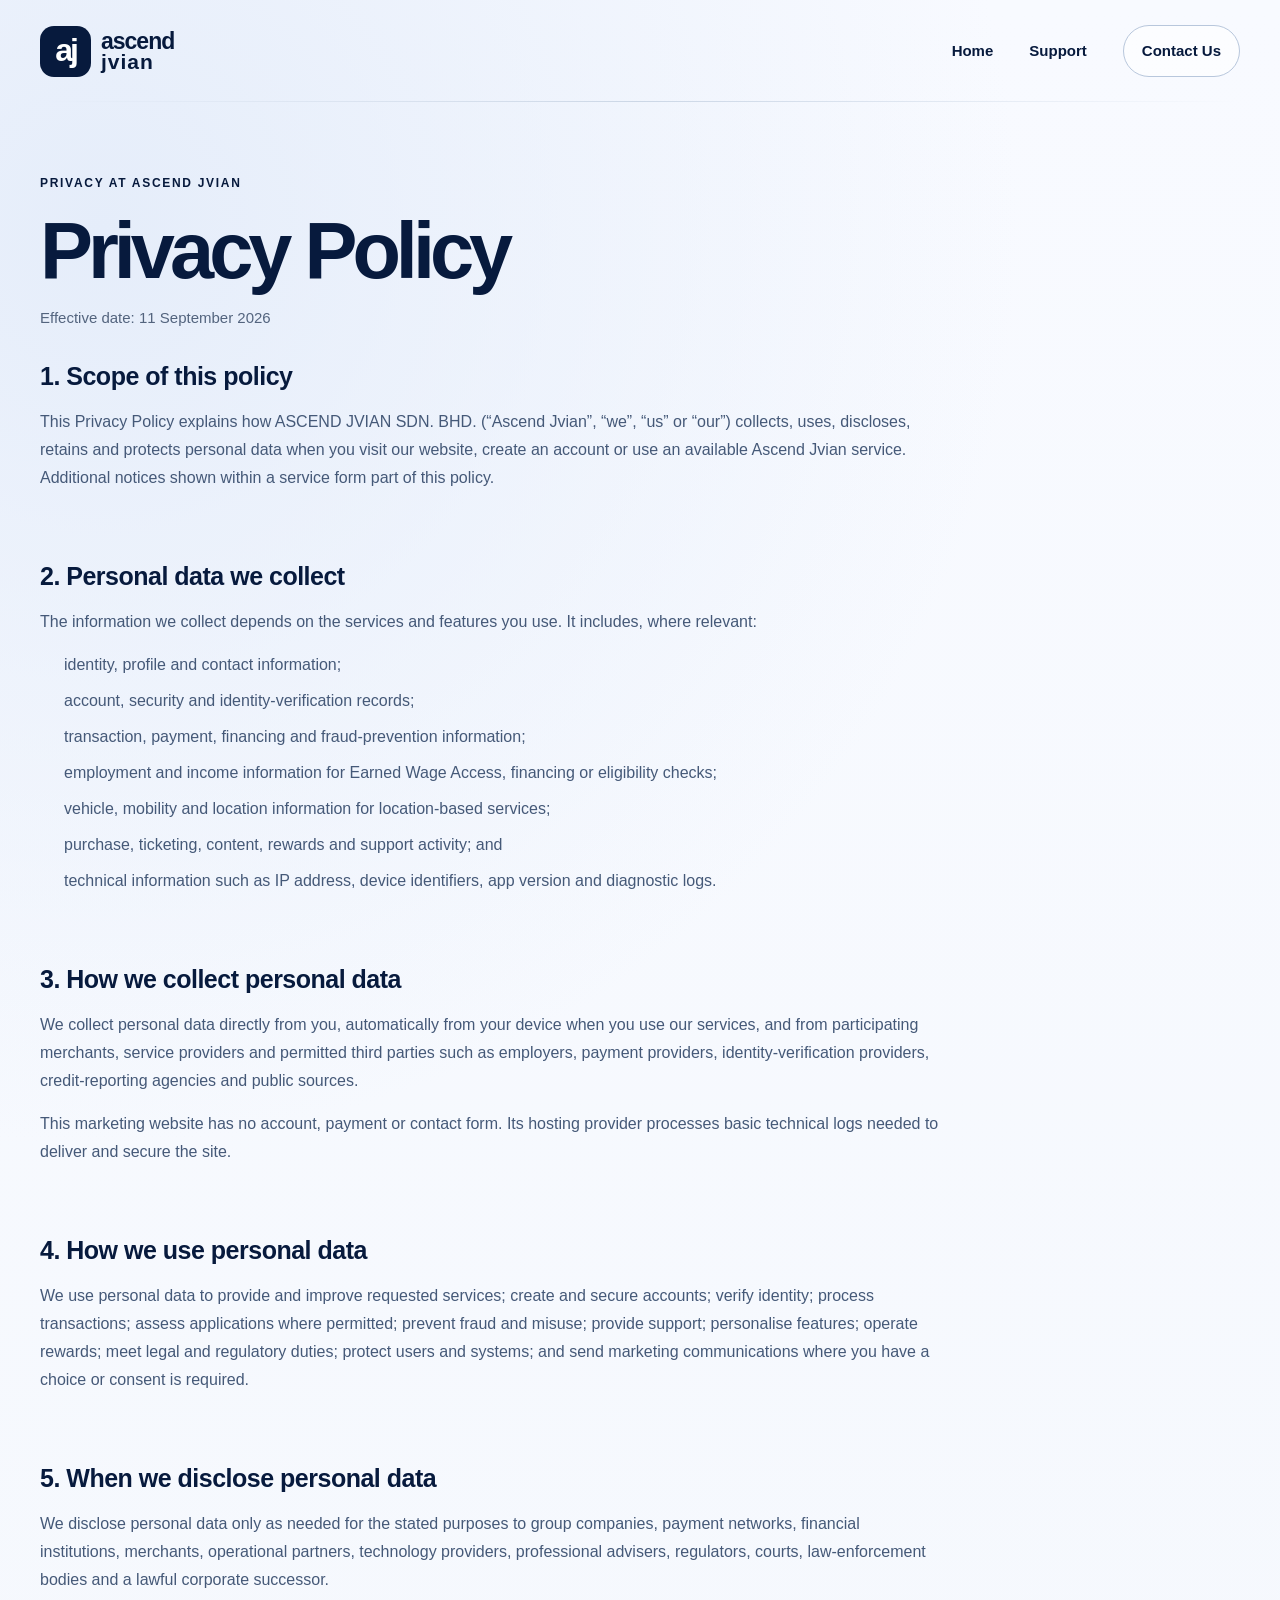
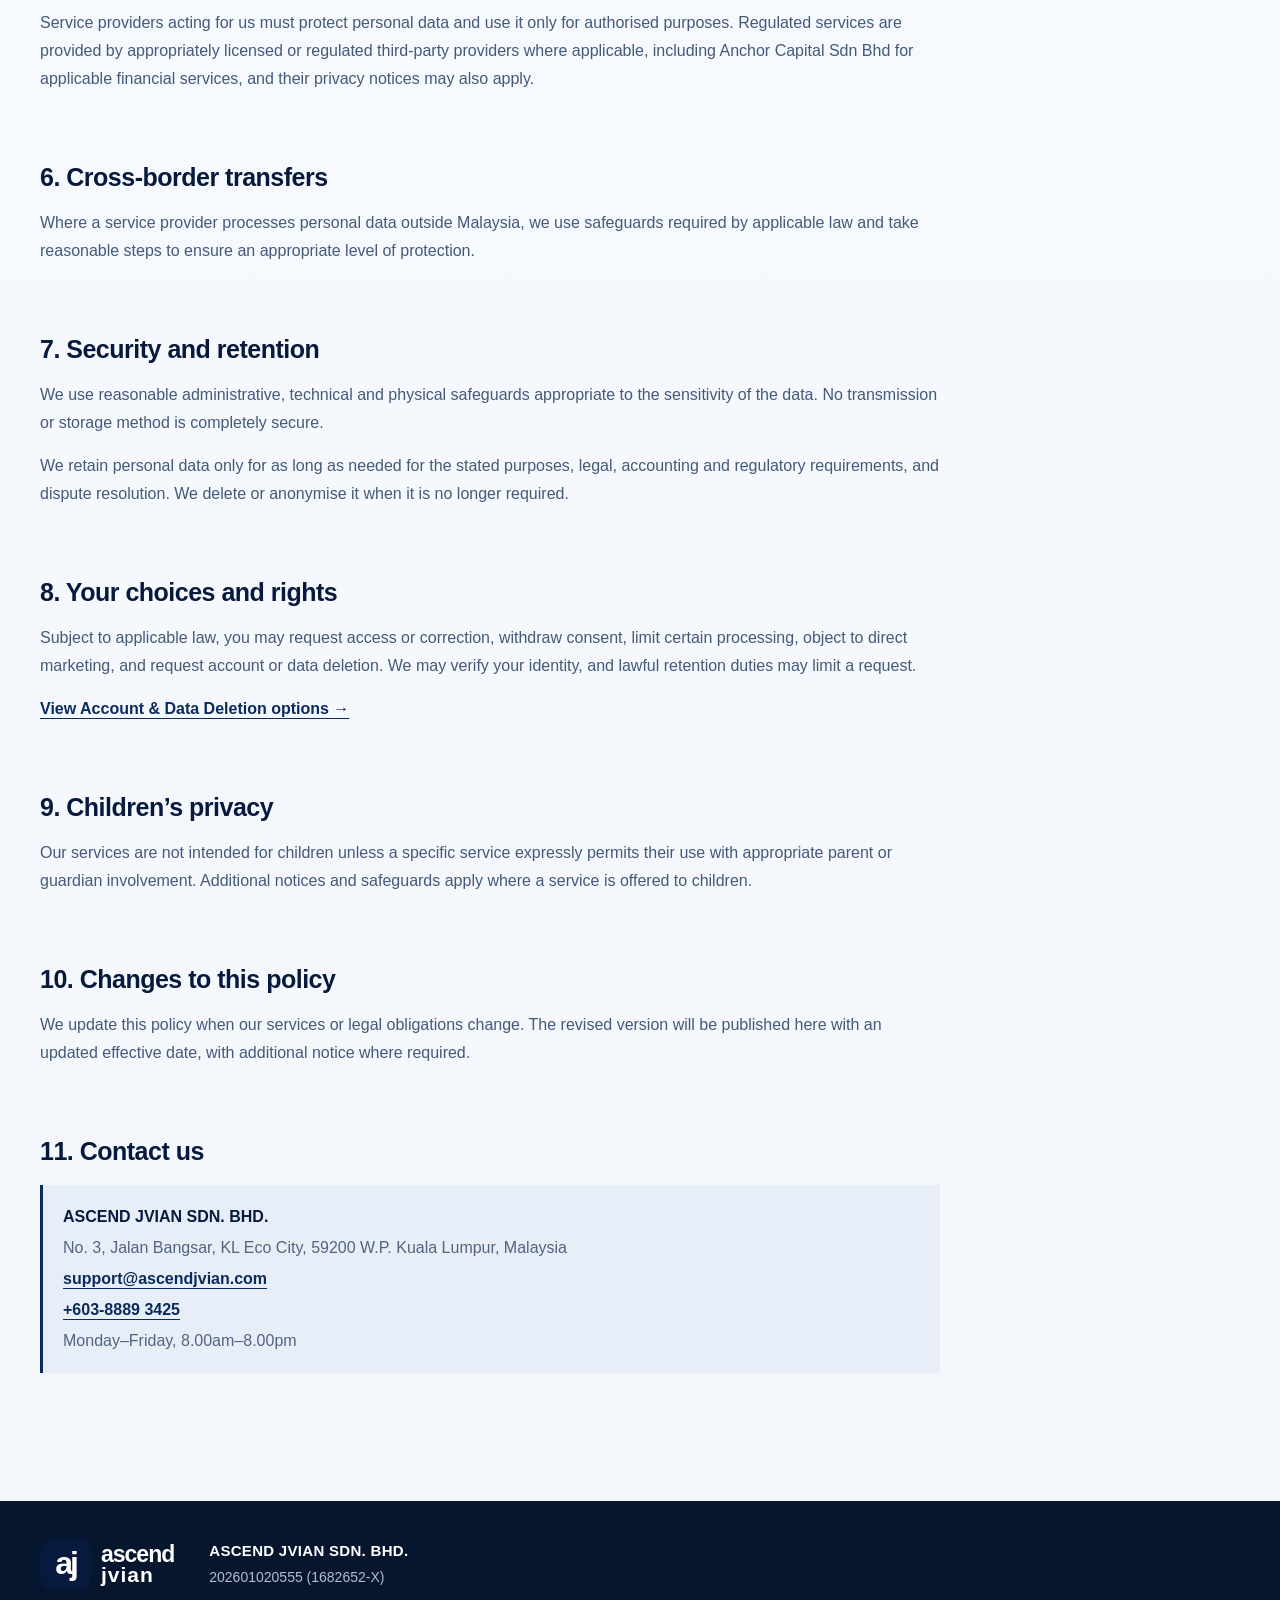
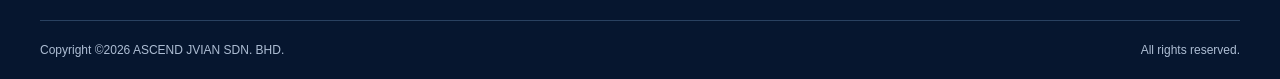
<file: privacy.html>
<!DOCTYPE html><html lang="en"><head><meta charSet="utf-8"/><meta name="viewport" content="width=device-width, initial-scale=1"/><title>Privacy Policy | Ascend Jvian</title><meta name="description" content="How Ascend Jvian handles personal data."/>
<style>/*! tailwindcss v4.2.1 | MIT License | https://tailwindcss.com */
@layer properties{@supports (((-webkit-hyphens:none)) and (not (margin-trim:inline))) or ((-moz-orient:inline) and (not (color:rgb(from red r g b)))){:root,:host{--shimmer-angle:20deg}*,:before,:after{--tw-translate-x:0;--tw-translate-y:0;--tw-translate-z:0;--tw-rotate-x:initial;--tw-rotate-y:initial;--tw-rotate-z:initial;--tw-skew-x:initial;--tw-skew-y:initial;--tw-scroll-snap-strictness:proximity;--tw-space-x-reverse:0;--tw-border-style:solid;--tw-leading:initial;--tw-font-weight:initial;--tw-tracking:initial;--tw-ordinal:initial;--tw-slashed-zero:initial;--tw-numeric-figure:initial;--tw-numeric-spacing:initial;--tw-numeric-fraction:initial;--tw-shadow:0 0 #0000;--tw-shadow-color:initial;--tw-shadow-alpha:100%;--tw-inset-shadow:0 0 #0000;--tw-inset-shadow-color:initial;--tw-inset-shadow-alpha:100%;--tw-ring-color:initial;--tw-ring-shadow:0 0 #0000;--tw-inset-ring-color:initial;--tw-inset-ring-shadow:0 0 #0000;--tw-ring-inset:initial;--tw-ring-offset-width:0px;--tw-ring-offset-color:#fff;--tw-ring-offset-shadow:0 0 #0000;--tw-outline-style:solid;--tw-duration:initial;--tw-ease:initial;--tw-content:"";--tw-scale-x:1;--tw-scale-y:1;--tw-scale-z:1;--tw-blur:initial;--tw-brightness:initial;--tw-contrast:initial;--tw-grayscale:initial;--tw-hue-rotate:initial;--tw-invert:initial;--tw-opacity:initial;--tw-saturate:initial;--tw-sepia:initial;--tw-drop-shadow:initial;--tw-drop-shadow-color:initial;--tw-drop-shadow-alpha:100%;--tw-drop-shadow-size:initial;--tw-backdrop-blur:initial;--tw-backdrop-brightness:initial;--tw-backdrop-contrast:initial;--tw-backdrop-grayscale:initial;--tw-backdrop-hue-rotate:initial;--tw-backdrop-invert:initial;--tw-backdrop-opacity:initial;--tw-backdrop-saturate:initial;--tw-backdrop-sepia:initial;--tw-animation-delay:0s;--tw-animation-direction:normal;--tw-animation-duration:initial;--tw-animation-fill-mode:none;--tw-animation-iteration-count:1;--tw-enter-blur:0;--tw-enter-opacity:1;--tw-enter-rotate:0;--tw-enter-scale:1;--tw-enter-translate-x:0;--tw-enter-translate-y:0;--tw-exit-blur:0;--tw-exit-opacity:1;--tw-exit-rotate:0;--tw-exit-scale:1;--tw-exit-translate-x:0;--tw-exit-translate-y:0;--scroll-fade-t:0px;--scroll-fade-b:0px;--scroll-fade-s:0px;--scroll-fade-e:0px;--scroll-fade-mask:initial;--shimmer-image:initial;--shimmer-text-fill:initial}::backdrop{--tw-translate-x:0;--tw-translate-y:0;--tw-translate-z:0;--tw-rotate-x:initial;--tw-rotate-y:initial;--tw-rotate-z:initial;--tw-skew-x:initial;--tw-skew-y:initial;--tw-scroll-snap-strictness:proximity;--tw-space-x-reverse:0;--tw-border-style:solid;--tw-leading:initial;--tw-font-weight:initial;--tw-tracking:initial;--tw-ordinal:initial;--tw-slashed-zero:initial;--tw-numeric-figure:initial;--tw-numeric-spacing:initial;--tw-numeric-fraction:initial;--tw-shadow:0 0 #0000;--tw-shadow-color:initial;--tw-shadow-alpha:100%;--tw-inset-shadow:0 0 #0000;--tw-inset-shadow-color:initial;--tw-inset-shadow-alpha:100%;--tw-ring-color:initial;--tw-ring-shadow:0 0 #0000;--tw-inset-ring-color:initial;--tw-inset-ring-shadow:0 0 #0000;--tw-ring-inset:initial;--tw-ring-offset-width:0px;--tw-ring-offset-color:#fff;--tw-ring-offset-shadow:0 0 #0000;--tw-outline-style:solid;--tw-duration:initial;--tw-ease:initial;--tw-content:"";--tw-scale-x:1;--tw-scale-y:1;--tw-scale-z:1;--tw-blur:initial;--tw-brightness:initial;--tw-contrast:initial;--tw-grayscale:initial;--tw-hue-rotate:initial;--tw-invert:initial;--tw-opacity:initial;--tw-saturate:initial;--tw-sepia:initial;--tw-drop-shadow:initial;--tw-drop-shadow-color:initial;--tw-drop-shadow-alpha:100%;--tw-drop-shadow-size:initial;--tw-backdrop-blur:initial;--tw-backdrop-brightness:initial;--tw-backdrop-contrast:initial;--tw-backdrop-grayscale:initial;--tw-backdrop-hue-rotate:initial;--tw-backdrop-invert:initial;--tw-backdrop-opacity:initial;--tw-backdrop-saturate:initial;--tw-backdrop-sepia:initial;--tw-animation-delay:0s;--tw-animation-direction:normal;--tw-animation-duration:initial;--tw-animation-fill-mode:none;--tw-animation-iteration-count:1;--tw-enter-blur:0;--tw-enter-opacity:1;--tw-enter-rotate:0;--tw-enter-scale:1;--tw-enter-translate-x:0;--tw-enter-translate-y:0;--tw-exit-blur:0;--tw-exit-opacity:1;--tw-exit-rotate:0;--tw-exit-scale:1;--tw-exit-translate-x:0;--tw-exit-translate-y:0;--scroll-fade-t:0px;--scroll-fade-b:0px;--scroll-fade-s:0px;--scroll-fade-e:0px;--scroll-fade-mask:initial;--shimmer-image:initial;--shimmer-text-fill:initial}}}@layer theme{:root,:host{--font-mono:ui-monospace, SFMono-Regular, Menlo, Monaco, Consolas, "Liberation Mono", "Courier New", monospace;--color-black:#000;--color-white:#fff;--spacing:.25rem;--container-xs:20rem;--container-sm:24rem;--text-xs:.75rem;--text-xs--line-height:calc(1 / .75);--text-sm:.875rem;--text-sm--line-height:calc(1.25 / .875);--text-base:1rem;--text-base--line-height:calc(1.5 / 1);--font-weight-normal:400;--font-weight-medium:500;--tracking-tight:-.025em;--tracking-widest:.1em;--leading-tight:1.25;--leading-snug:1.375;--leading-normal:1.5;--leading-relaxed:1.625;--radius-sm:.25rem;--radius-md:.375rem;--radius-lg:.5rem;--radius-xl:.75rem;--radius-2xl:1rem;--radius-4xl:2rem;--ease-out:cubic-bezier(0, 0, .2, 1);--ease-in-out:cubic-bezier(.4, 0, .2, 1);--animate-spin:spin 1s linear infinite;--animate-pulse:pulse 2s cubic-bezier(.4, 0, .6, 1) infinite;--blur-xs:4px;--aspect-video:16 / 9;--default-transition-duration:.15s;--default-transition-timing-function:cubic-bezier(.4, 0, .2, 1);--default-font-family:Arial,Helvetica,sans-serif;--default-mono-font-family:var(--font-mono)}}@layer base{*,:after,:before{box-sizing:border-box;border:0 solid;margin:0;padding:0}::backdrop{box-sizing:border-box;border:0 solid;margin:0;padding:0}::file-selector-button{box-sizing:border-box;border:0 solid;margin:0;padding:0}html,:host{-webkit-text-size-adjust:100%;tab-size:4;line-height:1.5;font-family:var(--default-font-family,ui-sans-serif, system-ui, sans-serif, "Apple Color Emoji", "Segoe UI Emoji", "Segoe UI Symbol", "Noto Color Emoji");font-feature-settings:var(--default-font-feature-settings,normal);font-variation-settings:var(--default-font-variation-settings,normal);-webkit-tap-highlight-color:transparent}hr{height:0;color:inherit;border-top-width:1px}abbr:where([title]){-webkit-text-decoration:underline dotted;text-decoration:underline dotted}h1,h2,h3,h4,h5,h6{font-size:inherit;font-weight:inherit}a{color:inherit;-webkit-text-decoration:inherit;-webkit-text-decoration:inherit;-webkit-text-decoration:inherit;-webkit-text-decoration:inherit;text-decoration:inherit}b,strong{font-weight:bolder}code,kbd,samp,pre{font-family:var(--default-mono-font-family,ui-monospace, SFMono-Regular, Menlo, Monaco, Consolas, "Liberation Mono", "Courier New", monospace);font-feature-settings:var(--default-mono-font-feature-settings,normal);font-variation-settings:var(--default-mono-font-variation-settings,normal);font-size:1em}small{font-size:80%}sub,sup{vertical-align:baseline;font-size:75%;line-height:0;position:relative}sub{bottom:-.25em}sup{top:-.5em}table{text-indent:0;border-color:inherit;border-collapse:collapse}:-moz-focusring{outline:auto}progress{vertical-align:baseline}summary{display:list-item}ol,ul,menu{list-style:none}img,svg,video,canvas,audio,iframe,embed,object{vertical-align:middle;display:block}img,video{max-width:100%;height:auto}button,input,select,optgroup,textarea{font:inherit;font-feature-settings:inherit;font-variation-settings:inherit;letter-spacing:inherit;color:inherit;opacity:1;background-color:#0000;border-radius:0}::file-selector-button{font:inherit;font-feature-settings:inherit;font-variation-settings:inherit;letter-spacing:inherit;color:inherit;opacity:1;background-color:#0000;border-radius:0}:where(select:is([multiple],[size])) optgroup{font-weight:bolder}:where(select:is([multiple],[size])) optgroup option{padding-inline-start:20px}::file-selector-button{margin-inline-end:4px}::placeholder{opacity:1}@supports (not ((-webkit-appearance:-apple-pay-button))) or (contain-intrinsic-size:1px){::placeholder{color:currentColor}@supports (color:color-mix(in lab, red, red)){::placeholder{color:color-mix(in oklab, currentcolor 50%, transparent)}}}textarea{resize:vertical}::-webkit-search-decoration{-webkit-appearance:none}::-webkit-date-and-time-value{min-height:1lh;text-align:inherit}::-webkit-datetime-edit{display:inline-flex}::-webkit-datetime-edit-fields-wrapper{padding:0}::-webkit-datetime-edit{padding-block:0}::-webkit-datetime-edit-year-field{padding-block:0}::-webkit-datetime-edit-month-field{padding-block:0}::-webkit-datetime-edit-day-field{padding-block:0}::-webkit-datetime-edit-hour-field{padding-block:0}::-webkit-datetime-edit-minute-field{padding-block:0}::-webkit-datetime-edit-second-field{padding-block:0}::-webkit-datetime-edit-millisecond-field{padding-block:0}::-webkit-datetime-edit-meridiem-field{padding-block:0}::-webkit-calendar-picker-indicator{line-height:1}:-moz-ui-invalid{box-shadow:none}button,input:where([type=button],[type=reset],[type=submit]){-webkit-appearance:button;appearance:button}::file-selector-button{-webkit-appearance:button;appearance:button}::-webkit-inner-spin-button{height:auto}::-webkit-outer-spin-button{height:auto}[hidden]:where(:not([hidden=until-found])){display:none!important}}@layer components;@layer utilities{.\@container\/card-header{container:card-header/inline-size}.\@container\/field-group{container:field-group/inline-size}.\@container{container-type:inline-size}.pointer-events-auto{pointer-events:auto}.pointer-events-none{pointer-events:none}.invisible{visibility:hidden}.sr-only{clip-path:inset(50%);white-space:nowrap;border-width:0;width:1px;height:1px;margin:-1px;padding:0;position:absolute;overflow:hidden}.absolute{position:absolute}.fixed{position:fixed}.relative{position:relative}.static{position:static}.inset-0{inset:calc(var(--spacing) * 0)}.inset-x-0{inset-inline:calc(var(--spacing) * 0)}.inset-x-4{inset-inline:calc(var(--spacing) * 4)}.inset-y-0{inset-block:calc(var(--spacing) * 0)}.inset-s-1{inset-inline-start:calc(var(--spacing) * 1)}.inset-s-1\/2{inset-inline-start:50%}.start{inset-inline-start:var(--spacing)}.end{inset-inline-end:var(--spacing)}.-top-12{top:calc(var(--spacing) * -12)}.top-0{top:calc(var(--spacing) * 0)}.top-1{top:calc(var(--spacing) * 1)}.top-1\.5{top:calc(var(--spacing) * 1.5)}.top-1\/2{top:50%}.top-1\/3{top:33.3333%}.top-2{top:calc(var(--spacing) * 2)}.top-3{top:calc(var(--spacing) * 3)}.top-3\.5{top:calc(var(--spacing) * 3.5)}.top-\[60\%\]{top:60%}.top-full{top:100%}.top-px{top:1px}.-right-12{right:calc(var(--spacing) * -12)}.right-0{right:calc(var(--spacing) * 0)}.right-1{right:calc(var(--spacing) * 1)}.right-2{right:calc(var(--spacing) * 2)}.right-2\.5{right:calc(var(--spacing) * 2.5)}.right-3{right:calc(var(--spacing) * 3)}.-bottom-12{bottom:calc(var(--spacing) * -12)}.bottom-0{bottom:calc(var(--spacing) * 0)}.bottom-4{bottom:calc(var(--spacing) * 4)}.-left-12{left:calc(var(--spacing) * -12)}.left-1{left:calc(var(--spacing) * 1)}.left-1\.5{left:calc(var(--spacing) * 1.5)}.left-1\/2{left:50%}.left-3{left:calc(var(--spacing) * 3)}.isolate{isolation:isolate}.z-0{z-index:0}.z-1{z-index:1}.z-10{z-index:10}.z-20{z-index:20}.z-50{z-index:50}.z-\[calc\(1000-var\(--toast-index\)\)\]{z-index:calc(1000 - var(--toast-index))}.order-first{order:-9999}.order-last{order:9999}.col-start-2{grid-column-start:2}.row-span-2{grid-row:span 2/span 2}.row-start-1{grid-row-start:1}.m-\(--drawer-inset\,0px\){margin:var(--drawer-inset,0px)}.-mx-1{margin-inline:calc(var(--spacing) * -1)}.-mx-4{margin-inline:calc(var(--spacing) * -4)}.mx-2{margin-inline:calc(var(--spacing) * 2)}.mx-3{margin-inline:calc(var(--spacing) * 3)}.mx-3\.5{margin-inline:calc(var(--spacing) * 3.5)}.mx-auto{margin-inline:auto}.-my-2{margin-block:calc(var(--spacing) * -2)}.my-0{margin-block:calc(var(--spacing) * 0)}.my-0\.5{margin-block:calc(var(--spacing) * .5)}.my-1{margin-block:calc(var(--spacing) * 1)}.my-2{margin-block:calc(var(--spacing) * 2)}.my-auto{margin-block:auto}.-mt-4{margin-top:calc(var(--spacing) * -4)}.mt-0{margin-top:calc(var(--spacing) * 0)}.mt-0\.5{margin-top:calc(var(--spacing) * .5)}.mt-2{margin-top:calc(var(--spacing) * 2)}.mt-4{margin-top:calc(var(--spacing) * 4)}.mt-auto{margin-top:auto}.-mb-4{margin-bottom:calc(var(--spacing) * -4)}.mb-1{margin-bottom:calc(var(--spacing) * 1)}.mb-1\.5{margin-bottom:calc(var(--spacing) * 1.5)}.mb-2{margin-bottom:calc(var(--spacing) * 2)}.-ml-1{margin-left:calc(var(--spacing) * -1)}.-ml-4{margin-left:calc(var(--spacing) * -4)}.ml-1{margin-left:calc(var(--spacing) * 1)}.ml-4{margin-left:calc(var(--spacing) * 4)}.ml-auto{margin-left:auto}.line-clamp-1{-webkit-line-clamp:1;-webkit-box-orient:vertical;display:-webkit-box;overflow:hidden}.line-clamp-2{-webkit-line-clamp:2;-webkit-box-orient:vertical;display:-webkit-box;overflow:hidden}.no-scrollbar{-ms-overflow-style:none;scrollbar-width:none}.no-scrollbar::-webkit-scrollbar{display:none}.block{display:block}.contents{display:contents}.flex{display:flex}.grid{display:grid}.hidden{display:none}.inline-flex{display:inline-flex}.table{display:table}.table-caption{display:table-caption}.table-cell{display:table-cell}.table-row{display:table-row}.field-sizing-content{field-sizing:content}.aspect-\(--ratio\){aspect-ratio:var(--ratio)}.aspect-square{aspect-ratio:1}.aspect-video{aspect-ratio:var(--aspect-video)}.size-\(--cell-size\){width:var(--cell-size);height:var(--cell-size)}.size-2{width:calc(var(--spacing) * 2);height:calc(var(--spacing) * 2)}.size-2\.5{width:calc(var(--spacing) * 2.5);height:calc(var(--spacing) * 2.5)}.size-3{width:calc(var(--spacing) * 3);height:calc(var(--spacing) * 3)}.size-4{width:calc(var(--spacing) * 4);height:calc(var(--spacing) * 4)}.size-5{width:calc(var(--spacing) * 5);height:calc(var(--spacing) * 5)}.size-6{width:calc(var(--spacing) * 6);height:calc(var(--spacing) * 6)}.size-7{width:calc(var(--spacing) * 7);height:calc(var(--spacing) * 7)}.size-8{width:calc(var(--spacing) * 8);height:calc(var(--spacing) * 8)}.size-9{width:calc(var(--spacing) * 9);height:calc(var(--spacing) * 9)}.size-10{width:calc(var(--spacing) * 10);height:calc(var(--spacing) * 10)}.size-auto{width:auto;height:auto}.size-full{width:100%;height:100%}.h-\(--accordion-panel-height\){height:var(--accordion-panel-height)}.h-\(--cell-size\){height:var(--cell-size)}.h-\(--drawer-content-height\){height:var(--drawer-content-height)}.h-\(--height\){height:var(--height)}.h-\(--popup-height\){height:var(--popup-height)}.h-\(--positioner-height\){height:var(--positioner-height)}.h-1{height:calc(var(--spacing) * 1)}.h-1\.5{height:calc(var(--spacing) * 1.5)}.h-2{height:calc(var(--spacing) * 2)}.h-2\.5{height:calc(var(--spacing) * 2.5)}.h-4{height:calc(var(--spacing) * 4)}.h-5{height:calc(var(--spacing) * 5)}.h-6{height:calc(var(--spacing) * 6)}.h-7{height:calc(var(--spacing) * 7)}.h-8{height:calc(var(--spacing) * 8)}.h-8\!{height:calc(var(--spacing) * 8)!important}.h-9{height:calc(var(--spacing) * 9)}.h-10{height:calc(var(--spacing) * 10)}.h-12{height:calc(var(--spacing) * 12)}.h-\[calc\(--spacing\(5\.25\)\)\]{height:calc(calc(var(--spacing) * 5.25))}.h-\[calc\(100\%-1px\)\]{height:calc(100% - 1px)}.h-auto{height:auto}.h-full{height:100%}.h-max{height:max-content}.h-px{height:1px}.h-svh{height:100svh}.max-h-\(--available-height\){max-height:var(--available-height)}.max-h-\(--drawer-content-max-height\,none\){max-height:var(--drawer-content-max-height,none)}.max-h-72{max-height:calc(var(--spacing) * 72)}.max-h-\[min\(calc\(--spacing\(72\)---spacing\(9\)\)\,calc\(var\(--available-height\)---spacing\(9\)\)\)\]{max-height:min(calc(calc(var(--spacing) * 72) - calc(var(--spacing) * 9)), calc(var(--available-height) - calc(var(--spacing) * 9)))}.min-h-0{min-height:calc(var(--spacing) * 0)}.min-h-4{min-height:calc(var(--spacing) * 4)}.min-h-8{min-height:calc(var(--spacing) * 8)}.min-h-16{min-height:calc(var(--spacing) * 16)}.min-h-dvh{min-height:100dvh}.min-h-full{min-height:100%}.min-h-svh{min-height:100svh}.w-\(--anchor-width\){width:var(--anchor-width)}.w-\(--cell-size\){width:var(--cell-size)}.w-\(--drawer-content-width\,auto\){width:var(--drawer-content-width,auto)}.w-\(--popup-width\){width:var(--popup-width)}.w-\(--positioner-width\){width:var(--positioner-width)}.w-\(--sidebar-width\){width:var(--sidebar-width)}.w-0{width:calc(var(--spacing) * 0)}.w-1{width:calc(var(--spacing) * 1)}.w-2{width:calc(var(--spacing) * 2)}.w-2\.5{width:calc(var(--spacing) * 2.5)}.w-4{width:calc(var(--spacing) * 4)}.w-5{width:calc(var(--spacing) * 5)}.w-10{width:calc(var(--spacing) * 10)}.w-24{width:calc(var(--spacing) * 24)}.w-64{width:calc(var(--spacing) * 64)}.w-72{width:calc(var(--spacing) * 72)}.w-auto{width:auto}.w-fit{width:fit-content}.w-full{width:100%}.w-max{width:max-content}.w-px{width:1px}.max-w-\(--available-width\){max-width:var(--available-width)}.max-w-\(--skeleton-width\){max-width:var(--skeleton-width)}.max-w-\[80\%\]{max-width:80%}.max-w-\[calc\(100\%-2rem\)\]{max-width:calc(100% - 2rem)}.max-w-full{max-width:100%}.max-w-max{max-width:max-content}.max-w-sm{max-width:var(--container-sm)}.max-w-xs{max-width:var(--container-xs)}.min-w-\(--cell-size\){min-width:var(--cell-size)}.min-w-0{min-width:calc(var(--spacing) * 0)}.min-w-5{min-width:calc(var(--spacing) * 5)}.min-w-7{min-width:calc(var(--spacing) * 7)}.min-w-8{min-width:calc(var(--spacing) * 8)}.min-w-9{min-width:calc(var(--spacing) * 9)}.min-w-16{min-width:calc(var(--spacing) * 16)}.min-w-32{min-width:calc(var(--spacing) * 32)}.min-w-36{min-width:calc(var(--spacing) * 36)}.min-w-40{min-width:calc(var(--spacing) * 40)}.min-w-\[96px\]{min-width:96px}.min-w-\[calc\(var\(--anchor-width\)\+--spacing\(7\)\)\]{min-width:calc(var(--anchor-width) + calc(var(--spacing) * 7))}.flex-1{flex:1}.shrink-0{flex-shrink:0}.grow{flex-grow:1}.grow-0{flex-grow:0}.basis-full{flex-basis:100%}.caption-bottom{caption-side:bottom}.border-collapse{border-collapse:collapse}.origin-\(--transform-origin\){transform-origin:var(--transform-origin)}.origin-bottom{transform-origin:bottom}.-translate-x-1{--tw-translate-x:calc(var(--spacing) * -1);translate:var(--tw-translate-x) var(--tw-translate-y)}.-translate-x-1\/2{--tw-translate-x:calc(calc(1 / 2 * 100%) * -1);translate:var(--tw-translate-x) var(--tw-translate-y)}.-translate-x-px{--tw-translate-x:-1px;translate:var(--tw-translate-x) var(--tw-translate-y)}.translate-x-px{--tw-translate-x:1px;translate:var(--tw-translate-x) var(--tw-translate-y)}.-translate-y-1{--tw-translate-y:calc(var(--spacing) * -1);translate:var(--tw-translate-x) var(--tw-translate-y)}.-translate-y-1\/2{--tw-translate-y:calc(calc(1 / 2 * 100%) * -1);translate:var(--tw-translate-x) var(--tw-translate-y)}.-translate-y-3{--tw-translate-y:calc(var(--spacing) * -3);translate:var(--tw-translate-x) var(--tw-translate-y)}.-translate-y-3\/4{--tw-translate-y:calc(calc(3 / 4 * 100%) * -1);translate:var(--tw-translate-x) var(--tw-translate-y)}.translate-y-0{--tw-translate-y:calc(var(--spacing) * 0);translate:var(--tw-translate-x) var(--tw-translate-y)}.translate-y-3{--tw-translate-y:calc(var(--spacing) * 3);translate:var(--tw-translate-x) var(--tw-translate-y)}.translate-y-3\/4{--tw-translate-y:calc(3 / 4 * 100%);translate:var(--tw-translate-x) var(--tw-translate-y)}.translate-y-\[calc\(-50\%-2px\)\]{--tw-translate-y:calc(-50% - 2px);translate:var(--tw-translate-x) var(--tw-translate-y)}.rotate-45{rotate:45deg}.rotate-90{rotate:90deg}.\[transform\:translateX\(var\(--toast-swipe-movement-x\)\)_translateY\(calc\(var\(--toast-swipe-movement-y\)-\(var\(--toast-index\)\*var\(--peek\)\)-\(var\(--shrink\)\*var\(--height\)\)\)\)_scale\(var\(--scale\)\)\]{transform:translateX(var(--toast-swipe-movement-x)) translateY(calc(var(--toast-swipe-movement-y) - (var(--toast-index) * var(--peek)) - (var(--shrink) * var(--height)))) scale(var(--scale))}.transform-\[translate3d\(var\(--translate-x\,0px\)\,var\(--translate-y\,0px\)\,0\)_scale\(var\(--stack-scale\)\)\]{transform:translate3d(var(--translate-x,0px),var(--translate-y,0px),0) scale(var(--stack-scale))}.shimmer{--_spread:var(--shimmer-spread,calc(3ch + 40px));--_base:currentColor;--_highlight:var(--shimmer-color,oklch(from currentColor l c h / calc(alpha* .2)));background-image:var(--shimmer-image,linear-gradient(calc(90deg + var(--shimmer-angle)), var(--_base) calc(50% - var(--_spread)), var(--_highlight) calc(50% - var(--_spread) * .5), var(--_highlight) 50%, var(--_highlight) calc(50% + var(--_spread) * .5), var(--_base) calc(50% + var(--_spread))))}@supports (color:color-mix(in lab, red, red)){.shimmer{background-image:var(--shimmer-image,linear-gradient(calc(90deg + var(--shimmer-angle)), var(--_base) calc(50% - var(--_spread)), color-mix(in oklch, var(--_highlight), var(--_base) 50%) calc(50% - var(--_spread) * .5), var(--_highlight) 50%, color-mix(in oklch, var(--_highlight), var(--_base) 50%) calc(50% + var(--_spread) * .5), var(--_base) calc(50% + var(--_spread))))}}.shimmer{background-repeat:no-repeat;background-size:calc(200% + var(--_spread) * 2) 100%;-webkit-text-fill-color:var(--shimmer-text-fill,transparent);animation:tw-shimmer var(--shimmer-duration,2s) linear infinite;background-position:0 0;-webkit-background-clip:text;background-clip:text}@media (prefers-color-scheme:dark){.shimmer{--_highlight:var(--shimmer-color,oklch(from currentColor max(.8, calc(l + .4)) c h / calc(alpha + .4)))}}.shimmer:where([dir=rtl],[dir=rtl] *){animation-direction:reverse}.scroll-fade-x{--_scroll-fade-size-s:var(--scroll-fade-s-size,var(--scroll-fade-size,min(12%, calc(var(--spacing) * 10))));--_scroll-fade-size-e:var(--scroll-fade-e-size,var(--scroll-fade-size,min(12%, calc(var(--spacing) * 10))));--scroll-fade-inline:linear-gradient(to right, transparent 0, #000 var(--scroll-fade-s,0px), #000 calc(100% - var(--scroll-fade-e,0px)), transparent 100%)}.scroll-fade-x:where([dir=rtl],[dir=rtl] *){--scroll-fade-inline:linear-gradient(to left, transparent 0, #000 var(--scroll-fade-s,0px), #000 calc(100% - var(--scroll-fade-e,0px)), transparent 100%)}.scroll-fade-x{-webkit-mask-image:var(--scroll-fade-mask,var(--scroll-fade-inline));-webkit-mask-image:var(--scroll-fade-mask,var(--scroll-fade-inline));-webkit-mask-image:var(--scroll-fade-mask,var(--scroll-fade-inline));-webkit-mask-image:var(--scroll-fade-mask,var(--scroll-fade-inline));mask-image:var(--scroll-fade-mask,var(--scroll-fade-inline));-webkit-mask-composite:source-in;-webkit-mask-composite:source-in;-webkit-mask-composite:source-in;-webkit-mask-repeat:no-repeat;mask-repeat:no-repeat;-webkit-mask-composite:source-in;mask-composite:intersect}@supports (animation-timeline:scroll()){.scroll-fade-x{animation:1ms ease-in-out scroll-fade-reveal-s,1ms ease-in-out scroll-fade-reveal-e;animation-timeline:scroll(self inline),scroll(self inline);animation-range:0 var(--scroll-fade-reveal,calc(var(--spacing) * 24)), calc(100% - var(--scroll-fade-reveal,calc(var(--spacing) * 24))) 100%;animation-fill-mode:both}}@supports not (animation-timeline:scroll()){.scroll-fade-x{--scroll-fade-s:var(--_scroll-fade-size-s);--scroll-fade-e:var(--_scroll-fade-size-e)}}.scroll-fade-b{--_scroll-fade-size-b:var(--scroll-fade-b-size,var(--scroll-fade-size,min(12%, calc(var(--spacing) * 10))));--scroll-fade-mask:linear-gradient(to bottom, #000 0, #000 calc(100% - var(--scroll-fade-b,0px)), transparent 100%);-webkit-mask-image:var(--scroll-fade-mask);-webkit-mask-image:var(--scroll-fade-mask);-webkit-mask-image:var(--scroll-fade-mask);-webkit-mask-image:var(--scroll-fade-mask);mask-image:var(--scroll-fade-mask);-webkit-mask-composite:source-in;-webkit-mask-composite:source-in;-webkit-mask-composite:source-in;-webkit-mask-repeat:no-repeat;mask-repeat:no-repeat;-webkit-mask-composite:source-in;mask-composite:intersect}@supports (animation-timeline:scroll()){.scroll-fade-b{animation:1ms ease-in-out scroll-fade-reveal-b;animation-timeline:scroll(self y);animation-range:calc(100% - var(--scroll-fade-reveal,calc(var(--spacing) * 24))) 100%;animation-fill-mode:both}}@supports not (animation-timeline:scroll()){.scroll-fade-b{--scroll-fade-b:var(--_scroll-fade-size-b)}}.animate-caret-blink{animation:1.25s ease-out infinite caret-blink}.animate-pulse{animation:var(--animate-pulse)}.animate-spin{animation:var(--animate-spin)}.cursor-default{cursor:default}.cursor-grab{cursor:grab}.cursor-text{cursor:text}.touch-manipulation{touch-action:manipulation}.touch-none{touch-action:none}.resize-none{resize:none}.snap-x{scroll-snap-type:x var(--tw-scroll-snap-strictness)}.snap-mandatory{--tw-scroll-snap-strictness:mandatory}.scroll-my-1{scroll-margin-block:calc(var(--spacing) * 1)}.scroll-px-1{scroll-padding-inline:calc(var(--spacing) * 1)}.scroll-py-1{scroll-padding-block:calc(var(--spacing) * 1)}.list-disc{list-style-type:disc}.list-none{list-style-type:none}.appearance-none{-webkit-appearance:none;appearance:none}.auto-rows-min{grid-auto-rows:min-content}.grid-rows-\[auto_1fr\]{grid-template-rows:auto 1fr}.flex-col{flex-direction:column}.flex-col-reverse{flex-direction:column-reverse}.flex-row{flex-direction:row}.flex-wrap{flex-wrap:wrap}.place-content-center{place-content:center}.place-items-center{place-items:center}.items-center{align-items:center}.items-end{align-items:flex-end}.items-start{align-items:flex-start}.items-stretch{align-items:stretch}.justify-between{justify-content:space-between}.justify-center{justify-content:center}.justify-start{justify-content:flex-start}.gap-\(--card-spacing\){gap:var(--card-spacing)}.gap-0{gap:calc(var(--spacing) * 0)}.gap-0\.5{gap:calc(var(--spacing) * .5)}.gap-1{gap:calc(var(--spacing) * 1)}.gap-1\.5{gap:calc(var(--spacing) * 1.5)}.gap-2{gap:calc(var(--spacing) * 2)}.gap-2\.5{gap:calc(var(--spacing) * 2.5)}.gap-3{gap:calc(var(--spacing) * 3)}.gap-4{gap:calc(var(--spacing) * 4)}.gap-5{gap:calc(var(--spacing) * 5)}.gap-6{gap:calc(var(--spacing) * 6)}.gap-\[--spacing\(var\(--gap\)\)\]{gap:calc(var(--spacing) * var(--gap))}:where(.-space-x-2>:not(:last-child)){--tw-space-x-reverse:0;margin-inline-start:calc(calc(var(--spacing) * -2) * var(--tw-space-x-reverse));margin-inline-end:calc(calc(var(--spacing) * -2) * calc(1 - var(--tw-space-x-reverse)))}.self-end{align-self:flex-end}.self-start{align-self:flex-start}.self-stretch{align-self:stretch}.justify-self-end{justify-self:flex-end}.truncate{text-overflow:ellipsis;white-space:nowrap;overflow:hidden}.overflow-auto{overflow:auto}.overflow-hidden{overflow:hidden}.overflow-x-auto{overflow-x:auto}.overflow-x-hidden{overflow-x:hidden}.overflow-y-auto{overflow-y:auto}.overscroll-contain{overscroll-behavior:contain}.overscroll-x-contain{overscroll-behavior-x:contain}.rounded-\(--cell-radius\){border-radius:var(--cell-radius)}.rounded-2xl{border-radius:var(--radius-2xl)}.rounded-4xl{border-radius:var(--radius-4xl)}.rounded-\[2px\]{border-radius:2px}.rounded-\[4px\]{border-radius:4px}.rounded-\[calc\(var\(--radius\)-3px\)\]{border-radius:calc(var(--radius) - 3px)}.rounded-\[inherit\]{border-radius:inherit}.rounded-\[min\(var\(--radius-md\)\,10px\)\]{border-radius:min(var(--radius-md), 10px)}.rounded-\[min\(var\(--radius-md\)\,12px\)\]{border-radius:min(var(--radius-md), 12px)}.rounded-full{border-radius:2147483647px}.rounded-lg{border-radius:var(--radius-lg)}.rounded-lg\!{border-radius:var(--radius-lg)!important}.rounded-md{border-radius:var(--radius-md)}.rounded-none{border-radius:0}.rounded-sm{border-radius:var(--radius-sm)}.rounded-xl{border-radius:var(--radius-xl)}.rounded-xl\!{border-radius:var(--radius-xl)!important}.rounded-t-xl{border-top-left-radius:var(--radius-xl);border-top-right-radius:var(--radius-xl)}.rounded-l-\(--cell-radius\){border-top-left-radius:var(--cell-radius);border-bottom-left-radius:var(--cell-radius)}.rounded-tl-sm{border-top-left-radius:var(--radius-sm)}.rounded-r-\(--cell-radius\){border-top-right-radius:var(--cell-radius);border-bottom-right-radius:var(--cell-radius)}.rounded-b-xl{border-bottom-right-radius:var(--radius-xl);border-bottom-left-radius:var(--radius-xl)}.border{border-style:var(--tw-border-style);border-width:1px}.border-0{border-style:var(--tw-border-style);border-width:0}.border-\[1\.5px\]{border-style:var(--tw-border-style);border-width:1.5px}.border-y{border-block-style:var(--tw-border-style);border-block-width:1px}.border-t{border-top-style:var(--tw-border-style);border-top-width:1px}.border-r{border-right-style:var(--tw-border-style);border-right-width:1px}.border-b{border-bottom-style:var(--tw-border-style);border-bottom-width:1px}.border-l{border-left-style:var(--tw-border-style);border-left-width:1px}.border-dashed{--tw-border-style:dashed;border-style:dashed}.border-none{--tw-border-style:none;border-style:none}.border-\(--color-border\){border-color:var(--color-border)}.border-transparent{border-color:#0000}.bg-\(--color-bg\){background-color:var(--color-bg)}.bg-\[Canvas\]{background-color:canvas}.bg-background{background-color:var(--background)}.bg-black{background-color:var(--color-black)}.bg-black\/10{background-color:#0000001a}@supports (color:color-mix(in lab, red, red)){.bg-black\/10{background-color:color-mix(in oklab, var(--color-black) 10%, transparent)}}.bg-foreground{background-color:var(--foreground)}.bg-primary{background-color:var(--primary)}.bg-transparent{background-color:#0000}.bg-white{background-color:var(--color-white)}.bg-clip-padding{background-clip:padding-box}.fill-foreground{fill:var(--foreground)}.object-cover{object-fit:cover}.p-\(--card-spacing\){padding:var(--card-spacing)}.p-0{padding:calc(var(--spacing) * 0)}.p-1{padding:calc(var(--spacing) * 1)}.p-2{padding:calc(var(--spacing) * 2)}.p-2\.5{padding:calc(var(--spacing) * 2.5)}.p-4{padding:calc(var(--spacing) * 4)}.p-6{padding:calc(var(--spacing) * 6)}.p-\[3px\]{padding:3px}.p-px{padding:1px}.px-\(--card-spacing\){padding-inline:var(--card-spacing)}.px-\(--cell-size\){padding-inline:var(--cell-size)}.px-1{padding-inline:calc(var(--spacing) * 1)}.px-1\.5{padding-inline:calc(var(--spacing) * 1.5)}.px-2{padding-inline:calc(var(--spacing) * 2)}.px-2\.5{padding-inline:calc(var(--spacing) * 2.5)}.px-3{padding-inline:calc(var(--spacing) * 3)}.py-\(--card-spacing\){padding-block:var(--card-spacing)}.py-0{padding-block:calc(var(--spacing) * 0)}.py-0\.5{padding-block:calc(var(--spacing) * .5)}.py-1{padding-block:calc(var(--spacing) * 1)}.py-1\.5{padding-block:calc(var(--spacing) * 1.5)}.py-2{padding-block:calc(var(--spacing) * 2)}.py-2\.5{padding-block:calc(var(--spacing) * 2.5)}.py-6{padding-block:calc(var(--spacing) * 6)}.py-\[2px\]{padding-block:2px}.pt-0{padding-top:calc(var(--spacing) * 0)}.pt-2{padding-top:calc(var(--spacing) * 2)}.pt-3{padding-top:calc(var(--spacing) * 3)}.pt-4{padding-top:calc(var(--spacing) * 4)}.pr-1{padding-right:calc(var(--spacing) * 1)}.pr-1\.5{padding-right:calc(var(--spacing) * 1.5)}.pr-1\.5\!{padding-right:calc(var(--spacing) * 1.5)!important}.pr-2{padding-right:calc(var(--spacing) * 2)}.pr-8{padding-right:calc(var(--spacing) * 8)}.pb-0{padding-bottom:calc(var(--spacing) * 0)}.pb-2{padding-bottom:calc(var(--spacing) * 2)}.pb-2\.5{padding-bottom:calc(var(--spacing) * 2.5)}.pb-3{padding-bottom:calc(var(--spacing) * 3)}.pl-1{padding-left:calc(var(--spacing) * 1)}.pl-1\.5{padding-left:calc(var(--spacing) * 1.5)}.pl-1\.5\!{padding-left:calc(var(--spacing) * 1.5)!important}.pl-2{padding-left:calc(var(--spacing) * 2)}.pl-2\.5{padding-left:calc(var(--spacing) * 2.5)}.pl-4{padding-left:calc(var(--spacing) * 4)}.pl-7{padding-left:calc(var(--spacing) * 7)}.text-center{text-align:center}.text-left{text-align:left}.align-middle{vertical-align:middle}.font-mono{font-family:var(--font-mono)}.font-sans{font-family:Arial,Helvetica,sans-serif}.text-base{font-size:var(--text-base);line-height:var(--tw-leading,var(--text-base--line-height))}.text-sm{font-size:var(--text-sm);line-height:var(--tw-leading,var(--text-sm--line-height))}.text-sm\/relaxed{font-size:var(--text-sm);line-height:var(--leading-relaxed)}.text-xs{font-size:var(--text-xs);line-height:var(--tw-leading,var(--text-xs--line-height))}.text-\[0\.8rem\]{font-size:.8rem}.leading-none{--tw-leading:1;line-height:1}.leading-normal{--tw-leading:var(--leading-normal);line-height:var(--leading-normal)}.leading-relaxed{--tw-leading:var(--leading-relaxed);line-height:var(--leading-relaxed)}.leading-snug{--tw-leading:var(--leading-snug);line-height:var(--leading-snug)}.leading-tight{--tw-leading:var(--leading-tight);line-height:var(--leading-tight)}.font-medium{--tw-font-weight:var(--font-weight-medium);font-weight:var(--font-weight-medium)}.font-normal{--tw-font-weight:var(--font-weight-normal);font-weight:var(--font-weight-normal)}.tracking-tight{--tw-tracking:var(--tracking-tight);letter-spacing:var(--tracking-tight)}.tracking-widest{--tw-tracking:var(--tracking-widest);letter-spacing:var(--tracking-widest)}.text-balance{text-wrap:balance}.wrap-break-word{overflow-wrap:break-word}.whitespace-nowrap{white-space:nowrap}.text-\[CanvasText\]{color:canvastext}.text-background{color:var(--background)}.text-current{color:currentColor}.text-foreground,.text-foreground\/60{color:var(--foreground)}@supports (color:color-mix(in lab, red, red)){.text-foreground\/60{color:color-mix(in oklab, var(--foreground) 60%, transparent)}}.text-primary{color:var(--primary)}.tabular-nums{--tw-numeric-spacing:tabular-nums;font-variant-numeric:var(--tw-ordinal,) var(--tw-slashed-zero,) var(--tw-numeric-figure,) var(--tw-numeric-spacing,) var(--tw-numeric-fraction,)}.underline-offset-4{text-underline-offset:4px}.opacity-0{opacity:0}.opacity-50{opacity:.5}.opacity-60{opacity:.6}.opacity-\[max\(var\(--drawer-overlay-min-opacity\,0\)\,calc\(1-var\(--drawer-swipe-progress\)\)\)\]{opacity:max(var(--drawer-overlay-min-opacity,0), calc(1 - var(--drawer-swipe-progress)))}.bg-blend-color{background-blend-mode:color}.shadow{--tw-shadow:0 1px 3px 0 var(--tw-shadow-color,#0000001a), 0 1px 2px -1px var(--tw-shadow-color,#0000001a);box-shadow:var(--tw-inset-shadow), var(--tw-inset-ring-shadow), var(--tw-ring-offset-shadow), var(--tw-ring-shadow), var(--tw-shadow)}.shadow-\[0_0_0_1px_var\(--sidebar-border\)\]{--tw-shadow:0 0 0 1px var(--tw-shadow-color,var(--sidebar-border));box-shadow:var(--tw-inset-shadow), var(--tw-inset-ring-shadow), var(--tw-ring-offset-shadow), var(--tw-ring-shadow), var(--tw-shadow)}.shadow-lg{--tw-shadow:0 10px 15px -3px var(--tw-shadow-color,#0000001a), 0 4px 6px -4px var(--tw-shadow-color,#0000001a);box-shadow:var(--tw-inset-shadow), var(--tw-inset-ring-shadow), var(--tw-ring-offset-shadow), var(--tw-ring-shadow), var(--tw-shadow)}.shadow-md{--tw-shadow:0 4px 6px -1px var(--tw-shadow-color,#0000001a), 0 2px 4px -2px var(--tw-shadow-color,#0000001a);box-shadow:var(--tw-inset-shadow), var(--tw-inset-ring-shadow), var(--tw-ring-offset-shadow), var(--tw-ring-shadow), var(--tw-shadow)}.shadow-none{--tw-shadow:0 0 #0000;box-shadow:var(--tw-inset-shadow), var(--tw-inset-ring-shadow), var(--tw-ring-offset-shadow), var(--tw-ring-shadow), var(--tw-shadow)}.shadow-none\!{--tw-shadow:0 0 #0000!important;box-shadow:var(--tw-inset-shadow), var(--tw-inset-ring-shadow), var(--tw-ring-offset-shadow), var(--tw-ring-shadow), var(--tw-shadow)!important}.shadow-xl{--tw-shadow:0 20px 25px -5px var(--tw-shadow-color,#0000001a), 0 8px 10px -6px var(--tw-shadow-color,#0000001a);box-shadow:var(--tw-inset-shadow), var(--tw-inset-ring-shadow), var(--tw-ring-offset-shadow), var(--tw-ring-shadow), var(--tw-shadow)}.ring-0{--tw-ring-shadow:var(--tw-ring-inset,) 0 0 0 calc(0px + var(--tw-ring-offset-width)) var(--tw-ring-color,currentcolor);box-shadow:var(--tw-inset-shadow), var(--tw-inset-ring-shadow), var(--tw-ring-offset-shadow), var(--tw-ring-shadow), var(--tw-shadow)}.ring-1{--tw-ring-shadow:var(--tw-ring-inset,) 0 0 0 calc(1px + var(--tw-ring-offset-width)) var(--tw-ring-color,currentcolor);box-shadow:var(--tw-inset-shadow), var(--tw-inset-ring-shadow), var(--tw-ring-offset-shadow), var(--tw-ring-shadow), var(--tw-shadow)}.ring-2{--tw-ring-shadow:var(--tw-ring-inset,) 0 0 0 calc(2px + var(--tw-ring-offset-width)) var(--tw-ring-color,currentcolor);box-shadow:var(--tw-inset-shadow), var(--tw-inset-ring-shadow), var(--tw-ring-offset-shadow), var(--tw-ring-shadow), var(--tw-shadow)}.ring-3{--tw-ring-shadow:var(--tw-ring-inset,) 0 0 0 calc(3px + var(--tw-ring-offset-width)) var(--tw-ring-color,currentcolor);box-shadow:var(--tw-inset-shadow), var(--tw-inset-ring-shadow), var(--tw-ring-offset-shadow), var(--tw-ring-shadow), var(--tw-shadow)}.ring-background{--tw-ring-color:var(--background)}.ring-foreground,.ring-foreground\/10{--tw-ring-color:var(--foreground)}@supports (color:color-mix(in lab, red, red)){.ring-foreground\/10{--tw-ring-color:color-mix(in oklab, var(--foreground) 10%, transparent)}}.ring-offset-background{--tw-ring-offset-color:var(--background)}.outline-hidden{--tw-outline-style:none;outline-style:none}@media (forced-colors:active){.outline-hidden{outline-offset:2px;outline:2px solid #0000}}.outline{outline-style:var(--tw-outline-style);outline-width:1px}.transition{transition-property:color,background-color,border-color,outline-color,text-decoration-color,fill,stroke,--tw-gradient-from,--tw-gradient-via,--tw-gradient-to,opacity,box-shadow,transform,translate,scale,rotate,filter,-webkit-backdrop-filter,backdrop-filter,display,content-visibility,overlay,pointer-events;transition-timing-function:var(--tw-ease,var(--default-transition-timing-function));transition-duration:var(--tw-duration,var(--default-transition-duration))}.transition-\[color\,box-shadow\]{transition-property:color,box-shadow;transition-timing-function:var(--tw-ease,var(--default-transition-timing-function));transition-duration:var(--tw-duration,var(--default-transition-duration))}.transition-\[left\,right\,width\]{transition-property:left,right,width;transition-timing-function:var(--tw-ease,var(--default-transition-timing-function));transition-duration:var(--tw-duration,var(--default-transition-duration))}.transition-\[margin\,opacity\]{transition-property:margin,opacity;transition-timing-function:var(--tw-ease,var(--default-transition-timing-function));transition-duration:var(--tw-duration,var(--default-transition-duration))}.transition-\[opacity\,transform\,translate\]{transition-property:opacity,transform,translate;transition-timing-function:var(--tw-ease,var(--default-transition-timing-function));transition-duration:var(--tw-duration,var(--default-transition-duration))}.transition-\[opacity\,transform\,width\,height\,scale\,translate\]{transition-property:opacity,transform,width,height,scale,translate;transition-timing-function:var(--tw-ease,var(--default-transition-timing-function));transition-duration:var(--tw-duration,var(--default-transition-duration))}.transition-\[top\,left\,right\,bottom\]{transition-property:top,left,right,bottom;transition-timing-function:var(--tw-ease,var(--default-transition-timing-function));transition-duration:var(--tw-duration,var(--default-transition-duration))}.transition-\[transform\,height\,opacity\,filter\]{transition-property:transform,height,opacity,filter;transition-timing-function:var(--tw-ease,var(--default-transition-timing-function));transition-duration:var(--tw-duration,var(--default-transition-duration))}.transition-\[translate\,scale\,opacity\]{transition-property:translate,scale,opacity;transition-timing-function:var(--tw-ease,var(--default-transition-timing-function));transition-duration:var(--tw-duration,var(--default-transition-duration))}.transition-\[width\,height\,padding\]{transition-property:width,height,padding;transition-timing-function:var(--tw-ease,var(--default-transition-timing-function));transition-duration:var(--tw-duration,var(--default-transition-duration))}.transition-\[width\]{transition-property:width;transition-timing-function:var(--tw-ease,var(--default-transition-timing-function));transition-duration:var(--tw-duration,var(--default-transition-duration))}.transition-all{transition-property:all;transition-timing-function:var(--tw-ease,var(--default-transition-timing-function));transition-duration:var(--tw-duration,var(--default-transition-duration))}.transition-colors{transition-property:color,background-color,border-color,outline-color,text-decoration-color,fill,stroke,--tw-gradient-from,--tw-gradient-via,--tw-gradient-to;transition-timing-function:var(--tw-ease,var(--default-transition-timing-function));transition-duration:var(--tw-duration,var(--default-transition-duration))}.transition-opacity{transition-property:opacity;transition-timing-function:var(--tw-ease,var(--default-transition-timing-function));transition-duration:var(--tw-duration,var(--default-transition-duration))}.transition-transform{transition-property:transform,translate,scale,rotate;transition-timing-function:var(--tw-ease,var(--default-transition-timing-function));transition-duration:var(--tw-duration,var(--default-transition-duration))}.transition-none{transition-property:none}.duration-100{--tw-duration:.1s;transition-duration:.1s}.duration-150{--tw-duration:.15s;transition-duration:.15s}.duration-200{--tw-duration:.2s;transition-duration:.2s}.duration-250{--tw-duration:.25s;transition-duration:.25s}.duration-300{--tw-duration:.3s;transition-duration:.3s}.duration-450{--tw-duration:.45s;transition-duration:.45s}.duration-1000{--tw-duration:1s;transition-duration:1s}.duration-\[0\.35s\]{--tw-duration:.35s;transition-duration:.35s}.ease-\[cubic-bezier\(0\.22\,1\,0\.36\,1\)\]{--tw-ease:cubic-bezier(.22,1,.36,1);transition-timing-function:cubic-bezier(.22,1,.36,1)}.ease-\[cubic-bezier\(0\.32\,0\.72\,0\,1\)\]{--tw-ease:cubic-bezier(.32,.72,0,1);transition-timing-function:cubic-bezier(.32,.72,0,1)}.ease-\[cubic-bezier\(0\.45\,1\.005\,0\,1\.005\)\]{--tw-ease:cubic-bezier(.45,1.005,0,1.005);transition-timing-function:cubic-bezier(.45,1.005,0,1.005)}.ease-in-out{--tw-ease:var(--ease-in-out);transition-timing-function:var(--ease-in-out)}.ease-linear{--tw-ease:linear;transition-timing-function:linear}.ease-out{--tw-ease:var(--ease-out);transition-timing-function:var(--ease-out)}.will-change-transform{will-change:transform}.contain-content{contain:content}.outline-none{--tw-outline-style:none;outline-style:none}.select-none{-webkit-user-select:none;user-select:none}.select-text{-webkit-user-select:text;user-select:text}.\[--bleed\:3rem\]{--bleed:3rem}.\[--card-spacing\:--spacing\(4\)\]{--card-spacing:calc(var(--spacing) * 4)}.\[--cell-radius\:var\(--radius-md\)\]{--cell-radius:var(--radius-md)}.\[--cell-size\:--spacing\(7\)\]{--cell-size:calc(var(--spacing) * 7)}.\[--drawer-content-height\:var\(--drawer-height\,auto\)\]{--drawer-content-height:var(--drawer-height,auto)}.\[--gap\:0\.75rem\]{--gap:.75rem}.\[--height\:var\(--toast-frontmost-height\,var\(--toast-height\)\)\]{--height:var(--toast-frontmost-height,var(--toast-height))}.\[--offset-y\:calc\(var\(--toast-offset-y\)\*-1\+calc\(var\(--toast-index\)\*var\(--gap\)\*-1\)\+var\(--toast-swipe-movement-y\)\)\]{--offset-y:calc(var(--toast-offset-y) * -1 + calc(var(--toast-index) * var(--gap) * -1) + var(--toast-swipe-movement-y))}.\[--peek\:0\.75rem\]{--peek:.75rem}.\[--peek\:1rem\]{--peek:1rem}.\[--scale\:calc\(max\(0\,1-\(var\(--toast-index\)\*0\.1\)\)\)\]{--scale:calc(max(0, 1 - (var(--toast-index) * .1)))}.\[--shrink\:calc\(1-var\(--scale\)\)\]{--shrink:calc(1 - var(--scale))}.\[--stack-height\:var\(--drawer-frontmost-height\,var\(--drawer-height\,0px\)\)\]{--stack-height:var(--drawer-frontmost-height,var(--drawer-height,0px))}.\[--stack-peek-offset\:max\(0px\,calc\(\(var\(--nested-drawers\)-var\(--stack-progress\)\)\*var\(--peek\)\)\)\]{--stack-peek-offset:max(0px, calc((var(--nested-drawers) - var(--stack-progress)) * var(--peek)))}.\[--stack-progress\:clamp\(0\,var\(--drawer-swipe-progress\)\,1\)\]{--stack-progress:clamp(0, var(--drawer-swipe-progress), 1)}.\[--stack-scale-base\:max\(0\,calc\(1-\(var\(--nested-drawers\)\*var\(--stack-step\)\)\)\)\]{--stack-scale-base:max(0, calc(1 - (var(--nested-drawers) * var(--stack-step))))}.\[--stack-scale\:clamp\(0\,calc\(var\(--stack-scale-base\)\+\(var\(--stack-step\)\*var\(--stack-progress\)\)\)\,1\)\]{--stack-scale:clamp(0, calc(var(--stack-scale-base) + (var(--stack-step) * var(--stack-progress))), 1)}.\[--stack-shrink\:calc\(1-var\(--stack-scale\)\)\]{--stack-shrink:calc(1 - var(--stack-scale))}.\[--stack-step\:0\.05\]{--stack-step:.05}.\[contain-intrinsic-size\:auto_10rem\]{contain-intrinsic-size:auto 10rem}.\[content-visibility\:auto\]{content-visibility:auto}.\[interpolate-size\:allow-keywords\]{interpolate-size:allow-keywords}.\[transition\:transform_500ms_cubic-bezier\(0\.22\,1\,0\.36\,1\)\,opacity_500ms\,height_150ms\]{transition:transform .5s cubic-bezier(.22,1,.36,1),opacity .5s,height .15s}:is(.\*\:w-full>*){width:100%}.not-last\:border-b:not(:last-child){border-bottom-style:var(--tw-border-style);border-bottom-width:1px}.group-focus-within\/menu-item\:opacity-100:is(:where(.group\/menu-item):focus-within *){opacity:1}@media (hover:hover){.group-hover\/menu-item\:opacity-100:is(:where(.group\/menu-item):hover *){opacity:1}}.group-has-disabled\/field\:opacity-50:is(:where(.group\/field):has(:disabled) *){opacity:.5}.group-has-data-\[sidebar\=menu-action\]\/menu-item\:pr-8:is(:where(.group\/menu-item):has([data-sidebar=menu-action]) *){padding-right:calc(var(--spacing) * 8)}.group-has-data-\[size\=lg\]\/avatar-group\:size-10:is(:where(.group\/avatar-group):has([data-size=lg]) *){width:calc(var(--spacing) * 10);height:calc(var(--spacing) * 10)}.group-has-data-\[size\=sm\]\/avatar-group\:size-6:is(:where(.group\/avatar-group):has([data-size=sm]) *){width:calc(var(--spacing) * 6);height:calc(var(--spacing) * 6)}.group-has-data-\[slot\=combobox-clear\]\/input-group\:hidden:is(:where(.group\/input-group):has([data-slot=combobox-clear]) *),.group-has-data-\[slot\=command-shortcut\]\/command-item\:hidden:is(:where(.group\/command-item):has([data-slot=command-shortcut]) *){display:none}.group-has-data-\[slot\=item-description\]\/item\:translate-y-0\.5:is(:where(.group\/item):has([data-slot=item-description]) *){--tw-translate-y:calc(var(--spacing) * .5);translate:var(--tw-translate-x) var(--tw-translate-y)}.group-has-data-\[slot\=item-description\]\/item\:self-start:is(:where(.group\/item):has([data-slot=item-description]) *){align-self:flex-start}.group-has-data-\[slot\=message-footer\]\/message\:-translate-y-8:is(:where(.group\/message):has([data-slot=message-footer]) *){--tw-translate-y:calc(var(--spacing) * -8);translate:var(--tw-translate-x) var(--tw-translate-y)}.group-has-data-\[variant\=ghost\]\/message\:px-0:is(:where(.group\/message):has([data-variant=ghost]) *){padding-inline:calc(var(--spacing) * 0)}.group-has-data-horizontal\/field\:text-balance:is(:where(.group\/field):has(:where([data-orientation=horizontal])) *){text-wrap:balance}.group-has-\[\:focus-visible\]\/field-label\:border-transparent:is(:where(.group\/field-label):has(:focus-visible) *){border-color:#0000}.group-has-\[\:focus-visible\]\/field-label\:ring-0:is(:where(.group\/field-label):has(:focus-visible) *){--tw-ring-shadow:var(--tw-ring-inset,) 0 0 0 calc(0px + var(--tw-ring-offset-width)) var(--tw-ring-color,currentcolor);box-shadow:var(--tw-inset-shadow), var(--tw-inset-ring-shadow), var(--tw-ring-offset-shadow), var(--tw-ring-shadow), var(--tw-shadow)}.group-has-\[\>input\]\/input-group\:pt-2:is(:where(.group\/input-group):has(>input) *){padding-top:calc(var(--spacing) * 2)}.group-has-\[\>input\]\/input-group\:pb-2:is(:where(.group\/input-group):has(>input) *){padding-bottom:calc(var(--spacing) * 2)}.group-has-\[\>svg\]\/alert\:col-start-2:is(:where(.group\/alert):has(>svg) *){grid-column-start:2}.group-aria-expanded\/accordion-trigger\:hidden:is(:where(.group\/accordion-trigger)[aria-expanded=true] *){display:none}.group-aria-expanded\/accordion-trigger\:inline:is(:where(.group\/accordion-trigger)[aria-expanded=true] *){display:inline}.group-data-empty\/combobox-content\:flex:is(:where(.group\/combobox-content)[data-empty] *){display:flex}.group-data-nested-drawer-open\/drawer-popup\:opacity-0:is(:where(.group\/drawer-popup)[data-nested-drawer-open] *){opacity:0}.group-data-nested-drawer-swiping\/drawer-popup\:opacity-100:is(:where(.group\/drawer-popup)[data-nested-drawer-swiping] *){opacity:1}.group-data-popup-open\/navigation-menu-trigger\:rotate-180:is(:where(.group\/navigation-menu-trigger)[data-popup-open] *){rotate:180deg}.group-data-swiping\/drawer-popup\:select-none:is(:where(.group\/drawer-popup)[data-swiping] *){-webkit-user-select:none;user-select:none}.group-data-\[align\=end\]\/bubble\:self-end:is(:where(.group\/bubble)[data-align=end] *){align-self:flex-end}.group-data-\[align\=end\]\/message\:justify-end:is(:where(.group\/message)[data-align=end] *){justify-content:flex-end}.group-data-\[align\=end\]\/message\:self-end:is(:where(.group\/message)[data-align=end] *){align-self:flex-end}.group-data-\[checked\=true\]\/command-item\:opacity-100:is(:where(.group\/command-item)[data-checked=true] *){opacity:1}.group-data-\[collapsible\=icon\]\:-mt-8:is(:where(.group)[data-collapsible=icon] *){margin-top:calc(var(--spacing) * -8)}.group-data-\[collapsible\=icon\]\:hidden:is(:where(.group)[data-collapsible=icon] *){display:none}.group-data-\[collapsible\=icon\]\:size-8\!:is(:where(.group)[data-collapsible=icon] *){width:calc(var(--spacing) * 8)!important;height:calc(var(--spacing) * 8)!important}.group-data-\[collapsible\=icon\]\:w-\(--sidebar-width-icon\):is(:where(.group)[data-collapsible=icon] *){width:var(--sidebar-width-icon)}.group-data-\[collapsible\=icon\]\:w-\[calc\(var\(--sidebar-width-icon\)\+\(--spacing\(4\)\)\)\]:is(:where(.group)[data-collapsible=icon] *){width:calc(var(--sidebar-width-icon) + (calc(var(--spacing) * 4)))}.group-data-\[collapsible\=icon\]\:w-\[calc\(var\(--sidebar-width-icon\)\+\(--spacing\(4\)\)\+2px\)\]:is(:where(.group)[data-collapsible=icon] *){width:calc(var(--sidebar-width-icon) + (calc(var(--spacing) * 4)) + 2px)}.group-data-\[collapsible\=icon\]\:overflow-hidden:is(:where(.group)[data-collapsible=icon] *){overflow:hidden}.group-data-\[collapsible\=icon\]\:p-0\!:is(:where(.group)[data-collapsible=icon] *){padding:calc(var(--spacing) * 0)!important}.group-data-\[collapsible\=icon\]\:p-2\!:is(:where(.group)[data-collapsible=icon] *){padding:calc(var(--spacing) * 2)!important}.group-data-\[collapsible\=icon\]\:opacity-0:is(:where(.group)[data-collapsible=icon] *){opacity:0}.group-data-\[collapsible\=offcanvas\]\:w-0:is(:where(.group)[data-collapsible=offcanvas] *){width:calc(var(--spacing) * 0)}.group-data-\[collapsible\=offcanvas\]\:translate-x-0:is(:where(.group)[data-collapsible=offcanvas] *){--tw-translate-x:calc(var(--spacing) * 0);translate:var(--tw-translate-x) var(--tw-translate-y)}.group-data-\[disabled\=true\]\:pointer-events-none:is(:where(.group)[data-disabled=true] *){pointer-events:none}.group-data-\[disabled\=true\]\:opacity-50:is(:where(.group)[data-disabled=true] *),.group-data-\[disabled\=true\]\/field\:opacity-50:is(:where(.group\/field)[data-disabled=true] *),.group-data-\[disabled\=true\]\/input-group\:opacity-50:is(:where(.group\/input-group)[data-disabled=true] *){opacity:.5}.group-data-\[focused\=true\]\/day\:relative:is(:where(.group\/day)[data-focused=true] *){position:relative}.group-data-\[focused\=true\]\/day\:z-10:is(:where(.group\/day)[data-focused=true] *){z-index:10}.group-data-\[focused\=true\]\/day\:ring-\[3px\]:is(:where(.group\/day)[data-focused=true] *){--tw-ring-shadow:var(--tw-ring-inset,) 0 0 0 calc(3px + var(--tw-ring-offset-width)) var(--tw-ring-color,currentcolor);box-shadow:var(--tw-inset-shadow), var(--tw-inset-ring-shadow), var(--tw-ring-offset-shadow), var(--tw-ring-shadow), var(--tw-shadow)}.group-data-\[orientation\=vertical\]\/attachment\:absolute:is(:where(.group\/attachment)[data-orientation=vertical] *){position:absolute}.group-data-\[orientation\=vertical\]\/attachment\:top-3:is(:where(.group\/attachment)[data-orientation=vertical] *){top:calc(var(--spacing) * 3)}.group-data-\[orientation\=vertical\]\/attachment\:right-3:is(:where(.group\/attachment)[data-orientation=vertical] *){right:calc(var(--spacing) * 3)}.group-data-\[orientation\=vertical\]\/attachment\:w-full:is(:where(.group\/attachment)[data-orientation=vertical] *){width:100%}.group-data-\[orientation\=vertical\]\/attachment\:gap-1:is(:where(.group\/attachment)[data-orientation=vertical] *){gap:calc(var(--spacing) * 1)}.group-data-\[orientation\=vertical\]\/attachment\:px-1:is(:where(.group\/attachment)[data-orientation=vertical] *){padding-inline:calc(var(--spacing) * 1)}.group-data-\[side\=left\]\:-right-4:is(:where(.group)[data-side=left] *){right:calc(var(--spacing) * -4)}.group-data-\[side\=left\]\:border-r:is(:where(.group)[data-side=left] *){border-right-style:var(--tw-border-style);border-right-width:1px}.group-data-\[side\=right\]\:left-0:is(:where(.group)[data-side=right] *){left:calc(var(--spacing) * 0)}.group-data-\[side\=right\]\:rotate-180:is(:where(.group)[data-side=right] *){rotate:180deg}.group-data-\[side\=right\]\:border-l:is(:where(.group)[data-side=right] *){border-left-style:var(--tw-border-style);border-left-width:1px}.group-data-\[size\=default\]\/avatar\:size-2\.5:is(:where(.group\/avatar)[data-size=default] *){width:calc(var(--spacing) * 2.5);height:calc(var(--spacing) * 2.5)}.group-data-\[size\=default\]\/switch\:size-4:is(:where(.group\/switch)[data-size=default] *){width:calc(var(--spacing) * 4);height:calc(var(--spacing) * 4)}.group-data-\[size\=lg\]\/avatar\:size-3:is(:where(.group\/avatar)[data-size=lg] *){width:calc(var(--spacing) * 3);height:calc(var(--spacing) * 3)}.group-data-\[size\=sm\]\/alert-dialog-content\:grid:is(:where(.group\/alert-dialog-content)[data-size=sm] *){display:grid}.group-data-\[size\=sm\]\/alert-dialog-content\:grid-cols-2:is(:where(.group\/alert-dialog-content)[data-size=sm] *){grid-template-columns:repeat(2,minmax(0,1fr))}.group-data-\[size\=sm\]\/attachment\:w-8:is(:where(.group\/attachment)[data-size=sm] *){width:calc(var(--spacing) * 8)}.group-data-\[size\=sm\]\/avatar\:size-2:is(:where(.group\/avatar)[data-size=sm] *){width:calc(var(--spacing) * 2);height:calc(var(--spacing) * 2)}.group-data-\[size\=sm\]\/avatar\:text-xs:is(:where(.group\/avatar)[data-size=sm] *){font-size:var(--text-xs);line-height:var(--tw-leading,var(--text-xs--line-height))}.group-data-\[size\=sm\]\/card\:text-sm:is(:where(.group\/card)[data-size=sm] *){font-size:var(--text-sm);line-height:var(--tw-leading,var(--text-sm--line-height))}.group-data-\[size\=sm\]\/item\:size-8:is(:where(.group\/item)[data-size=sm] *){width:calc(var(--spacing) * 8);height:calc(var(--spacing) * 8)}.group-data-\[size\=sm\]\/switch\:size-3:is(:where(.group\/switch)[data-size=sm] *){width:calc(var(--spacing) * 3);height:calc(var(--spacing) * 3)}.group-data-\[size\=xs\]\/attachment\:w-7:is(:where(.group\/attachment)[data-size=xs] *){width:calc(var(--spacing) * 7)}.group-data-\[size\=xs\]\/attachment\:rounded-md:is(:where(.group\/attachment)[data-size=xs] *){border-radius:var(--radius-md)}.group-data-\[size\=xs\]\/item\:size-6:is(:where(.group\/item)[data-size=xs] *){width:calc(var(--spacing) * 6);height:calc(var(--spacing) * 6)}.group-data-\[size\=xs\]\/item\:gap-0:is(:where(.group\/item)[data-size=xs] *){gap:calc(var(--spacing) * 0)}.group-data-\[size\=xs\]\/item\:text-xs:is(:where(.group\/item)[data-size=xs] *){font-size:var(--text-xs);line-height:var(--tw-leading,var(--text-xs--line-height))}.group-data-\[spacing\=0\]\/toggle-group\:rounded-none:is(:where(.group\/toggle-group)[data-spacing="0"] *){border-radius:0}.group-data-\[spacing\=0\]\/toggle-group\:px-2:is(:where(.group\/toggle-group)[data-spacing="0"] *){padding-inline:calc(var(--spacing) * 2)}.group-data-\[state\=done\]\/attachment\:opacity-100:is(:where(.group\/attachment)[data-state=done] *),.group-data-\[state\=idle\]\/attachment\:opacity-100:is(:where(.group\/attachment)[data-state=idle] *){opacity:1}.group-data-\[state\=processing\]\/attachment\:shimmer:is(:where(.group\/attachment)[data-state=processing] *){--_spread:var(--shimmer-spread,calc(3ch + 40px));--_base:currentColor;--_highlight:var(--shimmer-color,oklch(from currentColor l c h / calc(alpha* .2)));background-image:var(--shimmer-image,linear-gradient(calc(90deg + var(--shimmer-angle)), var(--_base) calc(50% - var(--_spread)), var(--_highlight) calc(50% - var(--_spread) * .5), var(--_highlight) 50%, var(--_highlight) calc(50% + var(--_spread) * .5), var(--_base) calc(50% + var(--_spread))))}@supports (color:color-mix(in lab, red, red)){.group-data-\[state\=processing\]\/attachment\:shimmer:is(:where(.group\/attachment)[data-state=processing] *){background-image:var(--shimmer-image,linear-gradient(calc(90deg + var(--shimmer-angle)), var(--_base) calc(50% - var(--_spread)), color-mix(in oklch, var(--_highlight), var(--_base) 50%) calc(50% - var(--_spread) * .5), var(--_highlight) 50%, color-mix(in oklch, var(--_highlight), var(--_base) 50%) calc(50% + var(--_spread) * .5), var(--_base) calc(50% + var(--_spread))))}}.group-data-\[state\=processing\]\/attachment\:shimmer:is(:where(.group\/attachment)[data-state=processing] *){background-repeat:no-repeat;background-size:calc(200% + var(--_spread) * 2) 100%;-webkit-text-fill-color:var(--shimmer-text-fill,transparent);animation:tw-shimmer var(--shimmer-duration,2s) linear infinite;background-position:0 0;-webkit-background-clip:text;background-clip:text}@media (prefers-color-scheme:dark){.group-data-\[state\=processing\]\/attachment\:shimmer:is(:where(.group\/attachment)[data-state=processing] *){--_highlight:var(--shimmer-color,oklch(from currentColor max(.8, calc(l + .4)) c h / calc(alpha + .4)))}}.group-data-\[state\=processing\]\/attachment\:shimmer:is(:where(.group\/attachment)[data-state=processing] *):where([dir=rtl],[dir=rtl] *){animation-direction:reverse}.group-data-\[state\=uploading\]\/attachment\:shimmer:is(:where(.group\/attachment)[data-state=uploading] *){--_spread:var(--shimmer-spread,calc(3ch + 40px));--_base:currentColor;--_highlight:var(--shimmer-color,oklch(from currentColor l c h / calc(alpha* .2)));background-image:var(--shimmer-image,linear-gradient(calc(90deg + var(--shimmer-angle)), var(--_base) calc(50% - var(--_spread)), var(--_highlight) calc(50% - var(--_spread) * .5), var(--_highlight) 50%, var(--_highlight) calc(50% + var(--_spread) * .5), var(--_base) calc(50% + var(--_spread))))}@supports (color:color-mix(in lab, red, red)){.group-data-\[state\=uploading\]\/attachment\:shimmer:is(:where(.group\/attachment)[data-state=uploading] *){background-image:var(--shimmer-image,linear-gradient(calc(90deg + var(--shimmer-angle)), var(--_base) calc(50% - var(--_spread)), color-mix(in oklch, var(--_highlight), var(--_base) 50%) calc(50% - var(--_spread) * .5), var(--_highlight) 50%, color-mix(in oklch, var(--_highlight), var(--_base) 50%) calc(50% + var(--_spread) * .5), var(--_base) calc(50% + var(--_spread))))}}.group-data-\[state\=uploading\]\/attachment\:shimmer:is(:where(.group\/attachment)[data-state=uploading] *){background-repeat:no-repeat;background-size:calc(200% + var(--_spread) * 2) 100%;-webkit-text-fill-color:var(--shimmer-text-fill,transparent);animation:tw-shimmer var(--shimmer-duration,2s) linear infinite;background-position:0 0;-webkit-background-clip:text;background-clip:text}@media (prefers-color-scheme:dark){.group-data-\[state\=uploading\]\/attachment\:shimmer:is(:where(.group\/attachment)[data-state=uploading] *){--_highlight:var(--shimmer-color,oklch(from currentColor max(.8, calc(l + .4)) c h / calc(alpha + .4)))}}.group-data-\[state\=uploading\]\/attachment\:shimmer:is(:where(.group\/attachment)[data-state=uploading] *):where([dir=rtl],[dir=rtl] *){animation-direction:reverse}.group-data-\[swipe-axis\=x\]\/drawer-popup\:h-full:is(:where(.group\/drawer-popup)[data-swipe-axis=x] *){height:100%}.group-data-\[swipe-axis\=x\]\/drawer-popup\:w-3:is(:where(.group\/drawer-popup)[data-swipe-axis=x] *){width:calc(var(--spacing) * 3)}.group-data-\[swipe-axis\=x\]\/drawer-popup\:items-center:is(:where(.group\/drawer-popup)[data-swipe-axis=x] *){align-items:center}.group-data-\[swipe-axis\=y\]\/drawer-popup\:h-3:is(:where(.group\/drawer-popup)[data-swipe-axis=y] *){height:calc(var(--spacing) * 3)}.group-data-\[swipe-axis\=y\]\/drawer-popup\:w-full:is(:where(.group\/drawer-popup)[data-swipe-axis=y] *){width:100%}.group-data-\[swipe-axis\=y\]\/drawer-popup\:justify-center:is(:where(.group\/drawer-popup)[data-swipe-axis=y] *){justify-content:center}.group-data-\[swipe-axis\=y\]\/drawer-popup\:text-center:is(:where(.group\/drawer-popup)[data-swipe-axis=y] *){text-align:center}.group-data-\[swipe-direction\=down\]\/drawer-popup\:items-end:is(:where(.group\/drawer-popup)[data-swipe-direction=down] *){align-items:flex-end}.group-data-\[swipe-direction\=left\]\/drawer-popup\:order-last:is(:where(.group\/drawer-popup)[data-swipe-direction=left] *){order:9999}.group-data-\[swipe-direction\=left\]\/drawer-popup\:justify-start:is(:where(.group\/drawer-popup)[data-swipe-direction=left] *){justify-content:flex-start}.group-data-\[swipe-direction\=right\]\/drawer-popup\:justify-end:is(:where(.group\/drawer-popup)[data-swipe-direction=right] *){justify-content:flex-end}.group-data-\[swipe-direction\=up\]\/drawer-popup\:order-last:is(:where(.group\/drawer-popup)[data-swipe-direction=up] *){order:9999}.group-data-\[swipe-direction\=up\]\/drawer-popup\:items-start:is(:where(.group\/drawer-popup)[data-swipe-direction=up] *){align-items:flex-start}.group-data-\[variant\=floating\]\:rounded-lg:is(:where(.group)[data-variant=floating] *){border-radius:var(--radius-lg)}.group-data-\[variant\=floating\]\:shadow-sm:is(:where(.group)[data-variant=floating] *){--tw-shadow:0 1px 3px 0 var(--tw-shadow-color,#0000001a), 0 1px 2px -1px var(--tw-shadow-color,#0000001a);box-shadow:var(--tw-inset-shadow), var(--tw-inset-ring-shadow), var(--tw-ring-offset-shadow), var(--tw-ring-shadow), var(--tw-shadow)}.group-data-\[variant\=floating\]\:ring-1:is(:where(.group)[data-variant=floating] *){--tw-ring-shadow:var(--tw-ring-inset,) 0 0 0 calc(1px + var(--tw-ring-offset-width)) var(--tw-ring-color,currentcolor);box-shadow:var(--tw-inset-shadow), var(--tw-inset-ring-shadow), var(--tw-ring-offset-shadow), var(--tw-ring-shadow), var(--tw-shadow)}.group-data-\[variant\=line\]\/tabs-list\:bg-transparent:is(:where(.group\/tabs-list)[data-variant=line] *){background-color:#0000}.group-data-\[variant\=outline\]\/field-group\:-mb-2:is(:where(.group\/field-group)[data-variant=outline] *){margin-bottom:calc(var(--spacing) * -2)}.group-data-\[variant\=separator\]\/marker\:flex-none:is(:where(.group\/marker)[data-variant=separator] *){flex:none}.group-data-\[variant\=separator\]\/marker\:text-center:is(:where(.group\/marker)[data-variant=separator] *){text-align:center}.group-data-\[viewport\=false\]\/navigation-menu\:rounded-lg:is(:where(.group\/navigation-menu)[data-viewport=false] *){border-radius:var(--radius-lg)}.group-data-\[viewport\=false\]\/navigation-menu\:shadow:is(:where(.group\/navigation-menu)[data-viewport=false] *){--tw-shadow:0 1px 3px 0 var(--tw-shadow-color,#0000001a), 0 1px 2px -1px var(--tw-shadow-color,#0000001a);box-shadow:var(--tw-inset-shadow), var(--tw-inset-ring-shadow), var(--tw-ring-offset-shadow), var(--tw-ring-shadow), var(--tw-shadow)}.group-data-\[viewport\=false\]\/navigation-menu\:ring-1:is(:where(.group\/navigation-menu)[data-viewport=false] *){--tw-ring-shadow:var(--tw-ring-inset,) 0 0 0 calc(1px + var(--tw-ring-offset-width)) var(--tw-ring-color,currentcolor);box-shadow:var(--tw-inset-shadow), var(--tw-inset-ring-shadow), var(--tw-ring-offset-shadow), var(--tw-ring-shadow), var(--tw-shadow)}.group-data-\[viewport\=false\]\/navigation-menu\:ring-foreground\/10:is(:where(.group\/navigation-menu)[data-viewport=false] *){--tw-ring-color:var(--foreground)}@supports (color:color-mix(in lab, red, red)){.group-data-\[viewport\=false\]\/navigation-menu\:ring-foreground\/10:is(:where(.group\/navigation-menu)[data-viewport=false] *){--tw-ring-color:color-mix(in oklab, var(--foreground) 10%, transparent)}}.group-data-\[viewport\=false\]\/navigation-menu\:duration-300:is(:where(.group\/navigation-menu)[data-viewport=false] *){--tw-duration:.3s;transition-duration:.3s}.group-data-open\/navigation-menu-trigger\:rotate-180:is(:is(:where(.group\/navigation-menu-trigger):where([data-state=open]),:where(.group\/navigation-menu-trigger):where([data-open]:not([data-open=false]))) *){rotate:180deg}.group-data-selected\/command-item\:text-foreground:is(:where(.group\/command-item):where([data-selected=true]) *){color:var(--foreground)}.group-data-horizontal\/tabs\:h-8:is(:where(.group\/tabs):where([data-orientation=horizontal]) *){height:calc(var(--spacing) * 8)}.group-data-vertical\/tabs\:h-fit:is(:where(.group\/tabs):where([data-orientation=vertical]) *){height:fit-content}.group-data-vertical\/tabs\:w-full:is(:where(.group\/tabs):where([data-orientation=vertical]) *){width:100%}.group-data-vertical\/tabs\:flex-col:is(:where(.group\/tabs):where([data-orientation=vertical]) *){flex-direction:column}.group-data-vertical\/tabs\:justify-start:is(:where(.group\/tabs):where([data-orientation=vertical]) *){justify-content:flex-start}.peer-disabled\:cursor-not-allowed:is(:where(.peer):disabled~*){cursor:not-allowed}.peer-disabled\:opacity-50:is(:where(.peer):disabled~*){opacity:.5}.peer-data-\[size\=default\]\/menu-button\:top-1\.5:is(:where(.peer\/menu-button)[data-size=default]~*){top:calc(var(--spacing) * 1.5)}.peer-data-\[size\=lg\]\/menu-button\:top-2\.5:is(:where(.peer\/menu-button)[data-size=lg]~*){top:calc(var(--spacing) * 2.5)}.peer-data-\[size\=sm\]\/menu-button\:top-1:is(:where(.peer\/menu-button)[data-size=sm]~*){top:calc(var(--spacing) * 1)}.selection\:bg-primary ::selection,.selection\:bg-primary::selection{background-color:var(--primary)}.file\:inline-flex::file-selector-button{display:inline-flex}.file\:h-6::file-selector-button{height:calc(var(--spacing) * 6)}.file\:border-0::file-selector-button{border-style:var(--tw-border-style);border-width:0}.file\:bg-transparent::file-selector-button{background-color:#0000}.file\:text-sm::file-selector-button{font-size:var(--text-sm);line-height:var(--tw-leading,var(--text-sm--line-height))}.file\:font-medium::file-selector-button{--tw-font-weight:var(--font-weight-medium);font-weight:var(--font-weight-medium)}.file\:text-foreground::file-selector-button{color:var(--foreground)}.before\:mr-1:before{content:var(--tw-content);margin-right:calc(var(--spacing) * 1)}.before\:h-px:before{content:var(--tw-content);height:1px}.before\:min-w-0:before{content:var(--tw-content);min-width:calc(var(--spacing) * 0)}.before\:flex-1:before{content:var(--tw-content);flex:1}.after\:pointer-events-none:after{content:var(--tw-content);pointer-events:none}.after\:absolute:after{content:var(--tw-content);position:absolute}.after\:-inset-2:after{content:var(--tw-content);inset:calc(var(--spacing) * -2)}.after\:inset-0:after{content:var(--tw-content);inset:calc(var(--spacing) * 0)}.after\:-inset-x-3:after{content:var(--tw-content);inset-inline:calc(var(--spacing) * -3)}.after\:-inset-y-2:after{content:var(--tw-content);inset-block:calc(var(--spacing) * -2)}.after\:inset-y-0:after{content:var(--tw-content);inset-block:calc(var(--spacing) * 0)}.after\:start-1\/2:after{content:var(--tw-content);inset-inline-start:50%}.after\:top-full:after{content:var(--tw-content);top:100%}.after\:right-0:after{content:var(--tw-content);right:calc(var(--spacing) * 0)}.after\:left-0:after{content:var(--tw-content);left:calc(var(--spacing) * 0)}.after\:left-1\/2:after{content:var(--tw-content);left:50%}.after\:ml-1:after{content:var(--tw-content);margin-left:calc(var(--spacing) * 1)}.after\:block:after{content:var(--tw-content);display:block}.after\:h-\[calc\(var\(--gap\)\+1px\)\]:after{content:var(--tw-content);height:calc(var(--gap) + 1px)}.after\:h-px:after{content:var(--tw-content);height:1px}.after\:w-1:after{content:var(--tw-content);width:calc(var(--spacing) * 1)}.after\:w-4:after{content:var(--tw-content);width:calc(var(--spacing) * 4)}.after\:w-\[2px\]:after{content:var(--tw-content);width:2px}.after\:w-full:after{content:var(--tw-content);width:100%}.after\:min-w-0:after{content:var(--tw-content);min-width:calc(var(--spacing) * 0)}.after\:flex-1:after{content:var(--tw-content);flex:1}.after\:shrink-0:after{content:var(--tw-content);flex-shrink:0}.after\:-translate-x-1\/2:after{content:var(--tw-content);--tw-translate-x:calc(calc(1 / 2 * 100%) * -1);translate:var(--tw-translate-x) var(--tw-translate-y)}.after\:rounded-full:after{content:var(--tw-content);border-radius:2147483647px}.after\:border:after{content:var(--tw-content);border-style:var(--tw-border-style);border-width:1px}.after\:bg-\(--drawer-bleed-background\,var\(--color-popover\)\):after{content:var(--tw-content);background-color:var(--drawer-bleed-background,var(--color-popover))}.after\:bg-foreground:after{content:var(--tw-content);background-color:var(--foreground)}.after\:opacity-0:after{content:var(--tw-content);opacity:0}.after\:mix-blend-darken:after{content:var(--tw-content);mix-blend-mode:darken}.after\:transition-opacity:after{content:var(--tw-content);transition-property:opacity;transition-timing-function:var(--tw-ease,var(--default-transition-timing-function));transition-duration:var(--tw-duration,var(--default-transition-duration))}.after\:content-\[\'\'\]:after{--tw-content:"";content:var(--tw-content)}.group-data-\[collapsible\=offcanvas\]\:after\:left-full:is(:where(.group)[data-collapsible=offcanvas] *):after{content:var(--tw-content);left:100%}.group-data-\[swipe-axis\=x\]\/drawer-popup\:after\:h-24:is(:where(.group\/drawer-popup)[data-swipe-axis=x] *):after{content:var(--tw-content);height:calc(var(--spacing) * 24)}.group-data-\[swipe-axis\=x\]\/drawer-popup\:after\:w-1:is(:where(.group\/drawer-popup)[data-swipe-axis=x] *):after{content:var(--tw-content);width:calc(var(--spacing) * 1)}.group-data-\[swipe-axis\=y\]\/drawer-popup\:after\:h-1:is(:where(.group\/drawer-popup)[data-swipe-axis=y] *):after{content:var(--tw-content);height:calc(var(--spacing) * 1)}.group-data-\[swipe-axis\=y\]\/drawer-popup\:after\:w-24:is(:where(.group\/drawer-popup)[data-swipe-axis=y] *):after{content:var(--tw-content);width:calc(var(--spacing) * 24)}.group-data-horizontal\/tabs\:after\:inset-x-0:is(:where(.group\/tabs):where([data-orientation=horizontal]) *):after{content:var(--tw-content);inset-inline:calc(var(--spacing) * 0)}.group-data-horizontal\/tabs\:after\:bottom-\[-5px\]:is(:where(.group\/tabs):where([data-orientation=horizontal]) *):after{content:var(--tw-content);bottom:-5px}.group-data-horizontal\/tabs\:after\:h-0\.5:is(:where(.group\/tabs):where([data-orientation=horizontal]) *):after{content:var(--tw-content);height:calc(var(--spacing) * .5)}.group-data-vertical\/tabs\:after\:inset-y-0:is(:where(.group\/tabs):where([data-orientation=vertical]) *):after{content:var(--tw-content);inset-block:calc(var(--spacing) * 0)}.group-data-vertical\/tabs\:after\:-right-1:is(:where(.group\/tabs):where([data-orientation=vertical]) *):after{content:var(--tw-content);right:calc(var(--spacing) * -1)}.group-data-vertical\/tabs\:after\:w-0\.5:is(:where(.group\/tabs):where([data-orientation=vertical]) *):after{content:var(--tw-content);width:calc(var(--spacing) * .5)}.first\:rounded-l-lg:first-child{border-top-left-radius:var(--radius-lg);border-bottom-left-radius:var(--radius-lg)}.first\:border-l:first-child{border-left-style:var(--tw-border-style);border-left-width:1px}.last\:mt-0:last-child{margin-top:calc(var(--spacing) * 0)}.last\:rounded-r-lg:last-child{border-top-right-radius:var(--radius-lg);border-bottom-right-radius:var(--radius-lg)}.focus-within\:ring-1:focus-within{--tw-ring-shadow:var(--tw-ring-inset,) 0 0 0 calc(1px + var(--tw-ring-offset-width)) var(--tw-ring-color,currentcolor);box-shadow:var(--tw-inset-shadow), var(--tw-inset-ring-shadow), var(--tw-ring-offset-shadow), var(--tw-ring-shadow), var(--tw-shadow)}.focus-within\:ring-3:focus-within{--tw-ring-shadow:var(--tw-ring-inset,) 0 0 0 calc(3px + var(--tw-ring-offset-width)) var(--tw-ring-color,currentcolor);box-shadow:var(--tw-inset-shadow), var(--tw-inset-ring-shadow), var(--tw-ring-offset-shadow), var(--tw-ring-shadow), var(--tw-shadow)}@media (hover:hover){.hover\:bg-\[color-mix\(in_oklch\,var\(--secondary\)\,var\(--foreground\)_5\%\)\]:hover{background-color:var(--secondary)}@supports (color:color-mix(in lab, red, red)){.hover\:bg-\[color-mix\(in_oklch\,var\(--secondary\)\,var\(--foreground\)_5\%\)\]:hover{background-color:color-mix(in oklch,var(--secondary),var(--foreground) 5%)}}.hover\:bg-primary\/80:hover{background-color:var(--primary)}@supports (color:color-mix(in lab, red, red)){.hover\:bg-primary\/80:hover{background-color:color-mix(in oklab, var(--primary) 80%, transparent)}}.hover\:text-foreground:hover{color:var(--foreground)}.hover\:underline:hover{text-decoration-line:underline}.hover\:opacity-100:hover{opacity:1}.hover\:shadow-\[0_0_0_1px_var\(--sidebar-accent\)\]:hover{--tw-shadow:0 0 0 1px var(--tw-shadow-color,var(--sidebar-accent));box-shadow:var(--tw-inset-shadow), var(--tw-inset-ring-shadow), var(--tw-ring-offset-shadow), var(--tw-ring-shadow), var(--tw-shadow)}.hover\:ring-3:hover{--tw-ring-shadow:var(--tw-ring-inset,) 0 0 0 calc(3px + var(--tw-ring-offset-width)) var(--tw-ring-color,currentcolor);box-shadow:var(--tw-inset-shadow), var(--tw-inset-ring-shadow), var(--tw-ring-offset-shadow), var(--tw-ring-shadow), var(--tw-shadow)}}:is(.focus\:z-10:focus,.focus-visible\:z-10:focus-visible){z-index:10}.focus-visible\:ring-0:focus-visible{--tw-ring-shadow:var(--tw-ring-inset,) 0 0 0 calc(0px + var(--tw-ring-offset-width)) var(--tw-ring-color,currentcolor);box-shadow:var(--tw-inset-shadow), var(--tw-inset-ring-shadow), var(--tw-ring-offset-shadow), var(--tw-ring-shadow), var(--tw-shadow)}.focus-visible\:ring-1:focus-visible{--tw-ring-shadow:var(--tw-ring-inset,) 0 0 0 calc(1px + var(--tw-ring-offset-width)) var(--tw-ring-color,currentcolor);box-shadow:var(--tw-inset-shadow), var(--tw-inset-ring-shadow), var(--tw-ring-offset-shadow), var(--tw-ring-shadow), var(--tw-shadow)}.focus-visible\:ring-2:focus-visible{--tw-ring-shadow:var(--tw-ring-inset,) 0 0 0 calc(2px + var(--tw-ring-offset-width)) var(--tw-ring-color,currentcolor);box-shadow:var(--tw-inset-shadow), var(--tw-inset-ring-shadow), var(--tw-ring-offset-shadow), var(--tw-ring-shadow), var(--tw-shadow)}:is(.focus-visible\:ring-3:focus-visible,.focus-visible\:ring-\[3px\]:focus-visible){--tw-ring-shadow:var(--tw-ring-inset,) 0 0 0 calc(3px + var(--tw-ring-offset-width)) var(--tw-ring-color,currentcolor);box-shadow:var(--tw-inset-shadow), var(--tw-inset-ring-shadow), var(--tw-ring-offset-shadow), var(--tw-ring-shadow), var(--tw-shadow)}.focus-visible\:outline-hidden:focus-visible{--tw-outline-style:none;outline-style:none}@media (forced-colors:active){.focus-visible\:outline-hidden:focus-visible{outline-offset:2px;outline:2px solid #0000}}.focus-visible\:outline-1:focus-visible{outline-style:var(--tw-outline-style);outline-width:1px}:is(.\*\:focus-visible\:relative>*):focus-visible{position:relative}:is(.\*\:focus-visible\:z-10>*):focus-visible{z-index:10}.active\:cursor-grabbing:active{cursor:grabbing}.active\:ring-3:active{--tw-ring-shadow:var(--tw-ring-inset,) 0 0 0 calc(3px + var(--tw-ring-offset-width)) var(--tw-ring-color,currentcolor);box-shadow:var(--tw-inset-shadow), var(--tw-inset-ring-shadow), var(--tw-ring-offset-shadow), var(--tw-ring-shadow), var(--tw-shadow)}.active\:not-aria-\[haspopup\]\:translate-y-px:active:not([aria-haspopup]){--tw-translate-y:1px;translate:var(--tw-translate-x) var(--tw-translate-y)}.disabled\:pointer-events-none:disabled{pointer-events:none}.disabled\:cursor-not-allowed:disabled{cursor:not-allowed}.disabled\:bg-transparent:disabled{background-color:#0000}.disabled\:opacity-50:disabled{opacity:.5}:where([data-side=left]) .in-data-\[side\=left\]\:cursor-w-resize{cursor:w-resize}:where([data-side=right]) .in-data-\[side\=right\]\:cursor-e-resize{cursor:e-resize}:where([data-slot=button-group]) .in-data-\[slot\=button-group\]\:rounded-lg{border-radius:var(--radius-lg)}:where([data-slot=card-content]) .in-data-\[slot\=card-content\]\:bg-transparent{background-color:#0000}:where([data-slot=combobox-content]) .in-data-\[slot\=combobox-content\]\:focus-within\:border-inherit:focus-within{border-color:inherit}:where([data-slot=combobox-content]) .in-data-\[slot\=combobox-content\]\:focus-within\:ring-0:focus-within{--tw-ring-shadow:var(--tw-ring-inset,) 0 0 0 calc(0px + var(--tw-ring-offset-width)) var(--tw-ring-color,currentcolor);box-shadow:var(--tw-inset-shadow), var(--tw-inset-ring-shadow), var(--tw-ring-offset-shadow), var(--tw-ring-shadow), var(--tw-shadow)}:where([data-slot=dialog-content]) .in-data-\[slot\=dialog-content\]\:rounded-lg\!{border-radius:var(--radius-lg)!important}:where([data-slot=dropdown-menu-content]) .in-data-\[slot\=dropdown-menu-content\]\:p-0{padding:calc(var(--spacing) * 0)}:where([data-slot=navigation-menu-content]) .in-data-\[slot\=navigation-menu-content\]\:rounded-md{border-radius:var(--radius-md)}:where([data-slot=popover-content]) .in-data-\[slot\=popover-content\]\:bg-transparent{background-color:#0000}:where([data-slot=tooltip-content]) .in-data-\[slot\=tooltip-content\]\:bg-background\/20{background-color:var(--background)}@supports (color:color-mix(in lab, red, red)){:where([data-slot=tooltip-content]) .in-data-\[slot\=tooltip-content\]\:bg-background\/20{background-color:color-mix(in oklab, var(--background) 20%, transparent)}}:where([data-slot=tooltip-content]) .in-data-\[slot\=tooltip-content\]\:text-background{color:var(--background)}.has-disabled\:pointer-events-none:has(:disabled){pointer-events:none}.has-disabled\:cursor-not-allowed:has(:disabled){cursor:not-allowed}.has-disabled\:opacity-50:has(:disabled){opacity:.5}.has-aria-invalid\:ring-3:has([aria-invalid=true]){--tw-ring-shadow:var(--tw-ring-inset,) 0 0 0 calc(3px + var(--tw-ring-offset-width)) var(--tw-ring-color,currentcolor);box-shadow:var(--tw-inset-shadow), var(--tw-inset-ring-shadow), var(--tw-ring-offset-shadow), var(--tw-ring-shadow), var(--tw-shadow)}.has-data-\[icon\=inline-end\]\:pr-1:has([data-icon=inline-end]){padding-right:calc(var(--spacing) * 1)}.has-data-\[icon\=inline-end\]\:pr-1\.5:has([data-icon=inline-end]){padding-right:calc(var(--spacing) * 1.5)}.has-data-\[icon\=inline-end\]\:pr-2:has([data-icon=inline-end]){padding-right:calc(var(--spacing) * 2)}.group-data-\[spacing\=0\]\/toggle-group\:has-data-\[icon\=inline-end\]\:pr-1\.5:is(:where(.group\/toggle-group)[data-spacing="0"] *):has([data-icon=inline-end]){padding-right:calc(var(--spacing) * 1.5)}.has-data-\[icon\=inline-start\]\:pl-1:has([data-icon=inline-start]){padding-left:calc(var(--spacing) * 1)}.has-data-\[icon\=inline-start\]\:pl-1\.5:has([data-icon=inline-start]){padding-left:calc(var(--spacing) * 1.5)}.has-data-\[icon\=inline-start\]\:pl-2:has([data-icon=inline-start]){padding-left:calc(var(--spacing) * 2)}.group-data-\[spacing\=0\]\/toggle-group\:has-data-\[icon\=inline-start\]\:pl-1\.5:is(:where(.group\/toggle-group)[data-spacing="0"] *):has([data-icon=inline-start]){padding-left:calc(var(--spacing) * 1.5)}.has-data-\[size\=sm\]\:gap-2\.5:has([data-size=sm]){gap:calc(var(--spacing) * 2.5)}.has-data-\[size\=xs\]\:gap-2:has([data-size=xs]){gap:calc(var(--spacing) * 2)}.has-data-\[slot\=alert-action\]\:relative:has([data-slot=alert-action]){position:relative}.has-data-\[slot\=alert-action\]\:pr-18:has([data-slot=alert-action]){padding-right:calc(var(--spacing) * 18)}.has-data-\[slot\=alert-dialog-media\]\:grid-rows-\[auto_auto_1fr\]:has([data-slot=alert-dialog-media]){grid-template-rows:auto auto 1fr}.has-data-\[slot\=alert-dialog-media\]\:gap-x-4:has([data-slot=alert-dialog-media]){column-gap:calc(var(--spacing) * 4)}.has-data-\[slot\=attachment-content\]\:w-30:has([data-slot=attachment-content]){width:calc(var(--spacing) * 30)}.has-data-\[slot\=attachment-content\]\:px-1\.5:has([data-slot=attachment-content]){padding-inline:calc(var(--spacing) * 1.5)}.has-data-\[slot\=attachment-content\]\:px-2:has([data-slot=attachment-content]){padding-inline:calc(var(--spacing) * 2)}.has-data-\[slot\=attachment-content\]\:px-2\.5:has([data-slot=attachment-content]){padding-inline:calc(var(--spacing) * 2.5)}.has-data-\[slot\=attachment-content\]\:py-1:has([data-slot=attachment-content]){padding-block:calc(var(--spacing) * 1)}.has-data-\[slot\=attachment-content\]\:py-1\.5:has([data-slot=attachment-content]){padding-block:calc(var(--spacing) * 1.5)}.has-data-\[slot\=attachment-content\]\:py-2:has([data-slot=attachment-content]){padding-block:calc(var(--spacing) * 2)}.has-data-\[slot\=attachment-media\]\:p-1:has([data-slot=attachment-media]){padding:calc(var(--spacing) * 1)}.has-data-\[slot\=attachment-media\]\:p-1\.5:has([data-slot=attachment-media]){padding:calc(var(--spacing) * 1.5)}.has-data-\[slot\=attachment-media\]\:p-2:has([data-slot=attachment-media]){padding:calc(var(--spacing) * 2)}.has-data-\[slot\=card-action\]\:grid-cols-\[1fr_auto\]:has([data-slot=card-action]){grid-template-columns:1fr auto}.has-data-\[slot\=card-description\]\:grid-rows-\[auto_auto\]:has([data-slot=card-description]){grid-template-rows:auto auto}.has-data-\[slot\=card-footer\]\:pb-0:has([data-slot=card-footer]){padding-bottom:calc(var(--spacing) * 0)}.has-data-\[slot\=combobox-chip\]\:px-1:has([data-slot=combobox-chip]){padding-inline:calc(var(--spacing) * 1)}.has-data-\[slot\=combobox-chip-remove\]\:pr-0:has([data-slot=combobox-chip-remove]){padding-right:calc(var(--spacing) * 0)}.has-data-\[slot\=kbd\]\:pr-1\.5:has([data-slot=kbd]){padding-right:calc(var(--spacing) * 1.5)}.has-data-checked\:border-primary\/30:has(:where([data-state=checked]),:where([data-checked]:not([data-checked=false]))){border-color:var(--primary)}@supports (color:color-mix(in lab, red, red)){.has-data-checked\:border-primary\/30:has(:where([data-state=checked]),:where([data-checked]:not([data-checked=false]))){border-color:color-mix(in oklab, var(--primary) 30%, transparent)}}.has-data-checked\:bg-primary\/5:has(:where([data-state=checked]),:where([data-checked]:not([data-checked=false]))){background-color:var(--primary)}@supports (color:color-mix(in lab, red, red)){.has-data-checked\:bg-primary\/5:has(:where([data-state=checked]),:where([data-checked]:not([data-checked=false]))){background-color:color-mix(in oklab, var(--primary) 5%, transparent)}}:is(.has-\[\[data-slot\=input-group-control\]\:focus-visible\]\:ring-3:has([data-slot=input-group-control]:focus-visible),.has-\[\[data-slot\]\[aria-invalid\=true\]\]\:ring-3:has([data-slot][aria-invalid=true])){--tw-ring-shadow:var(--tw-ring-inset,) 0 0 0 calc(3px + var(--tw-ring-offset-width)) var(--tw-ring-color,currentcolor);box-shadow:var(--tw-inset-shadow), var(--tw-inset-ring-shadow), var(--tw-ring-offset-shadow), var(--tw-ring-shadow), var(--tw-shadow)}.has-\[button\]\:p-0:has(:is(button)){padding:calc(var(--spacing) * 0)}.has-\[select\:disabled\]\:opacity-50:has(:is(select:disabled)){opacity:.5}.has-\[\>\[data-align\=block-end\]\]\:h-auto:has(>[data-align=block-end]){height:auto}.has-\[\>\[data-align\=block-end\]\]\:flex-col:has(>[data-align=block-end]){flex-direction:column}.has-\[\>\[data-align\=block-start\]\]\:h-auto:has(>[data-align=block-start]){height:auto}.has-\[\>\[data-align\=block-start\]\]\:flex-col:has(>[data-align=block-start]){flex-direction:column}.has-\[\>\[data-slot\=button-group\]\]\:gap-2:has(>[data-slot=button-group]){gap:calc(var(--spacing) * 2)}.has-\[\>\[data-slot\=checkbox-group\]\]\:gap-3:has(>[data-slot=checkbox-group]){gap:calc(var(--spacing) * 3)}.has-\[\>\[data-slot\=field-content\]\]\:items-start:has(>[data-slot=field-content]){align-items:flex-start}.has-\[\>\[data-slot\=field\]\]\:w-full:has(>[data-slot=field]){width:100%}.has-\[\>\[data-slot\=field\]\]\:flex-col:has(>[data-slot=field]){flex-direction:column}.has-\[\>\[data-slot\=field\]\]\:rounded-lg:has(>[data-slot=field]){border-radius:var(--radius-lg)}.has-\[\>\[data-slot\=field\]\]\:border:has(>[data-slot=field]){border-style:var(--tw-border-style);border-width:1px}.has-\[\>\[data-slot\=field\]\]\:has-\[\:focus-visible\]\:ring-3:has(>[data-slot=field]):has(:focus-visible){--tw-ring-shadow:var(--tw-ring-inset,) 0 0 0 calc(3px + var(--tw-ring-offset-width)) var(--tw-ring-color,currentcolor);box-shadow:var(--tw-inset-shadow), var(--tw-inset-ring-shadow), var(--tw-ring-offset-shadow), var(--tw-ring-shadow), var(--tw-shadow)}.has-\[\>\[data-slot\=radio-group\]\]\:gap-3:has(>[data-slot=radio-group]){gap:calc(var(--spacing) * 3)}.has-\[\>button\]\:mr-\[-0\.3rem\]:has(>button){margin-right:-.3rem}.has-\[\>button\]\:ml-\[-0\.3rem\]:has(>button){margin-left:-.3rem}.has-\[\>img\:first-child\]\:pt-0:has(>img:first-child){padding-top:calc(var(--spacing) * 0)}.has-\[\>kbd\]\:mr-\[-0\.15rem\]:has(>kbd){margin-right:-.15rem}.has-\[\>kbd\]\:ml-\[-0\.15rem\]:has(>kbd){margin-left:-.15rem}.has-\[\>svg\]\:grid-cols-\[auto_1fr\]:has(>svg){grid-template-columns:auto 1fr}.has-\[\>svg\]\:gap-x-2:has(>svg){column-gap:calc(var(--spacing) * 2)}.has-\[\>svg\]\:p-0:has(>svg){padding:calc(var(--spacing) * 0)}.has-\[\>textarea\]\:h-auto:has(>textarea){height:auto}.aria-disabled\:pointer-events-none[aria-disabled=true]{pointer-events:none}.aria-disabled\:opacity-50[aria-disabled=true]{opacity:.5}.aria-expanded\:text-foreground[aria-expanded=true]{color:var(--foreground)}.aria-expanded\:opacity-100[aria-expanded=true]{opacity:1}.aria-invalid\:ring-0[aria-invalid=true]{--tw-ring-shadow:var(--tw-ring-inset,) 0 0 0 calc(0px + var(--tw-ring-offset-width)) var(--tw-ring-color,currentcolor);box-shadow:var(--tw-inset-shadow), var(--tw-inset-ring-shadow), var(--tw-ring-offset-shadow), var(--tw-ring-shadow), var(--tw-shadow)}.aria-invalid\:ring-3[aria-invalid=true]{--tw-ring-shadow:var(--tw-ring-inset,) 0 0 0 calc(3px + var(--tw-ring-offset-width)) var(--tw-ring-color,currentcolor);box-shadow:var(--tw-inset-shadow), var(--tw-inset-ring-shadow), var(--tw-ring-offset-shadow), var(--tw-ring-shadow), var(--tw-shadow)}.aria-invalid\:aria-checked\:border-primary[aria-invalid=true][aria-checked=true]{border-color:var(--primary)}.aria-\[orientation\=horizontal\]\:h-px[aria-orientation=horizontal]{height:1px}.aria-\[orientation\=horizontal\]\:w-full[aria-orientation=horizontal]{width:100%}.aria-\[orientation\=horizontal\]\:after\:left-0[aria-orientation=horizontal]:after{content:var(--tw-content);left:calc(var(--spacing) * 0)}.aria-\[orientation\=horizontal\]\:after\:h-1[aria-orientation=horizontal]:after{content:var(--tw-content);height:calc(var(--spacing) * 1)}.aria-\[orientation\=horizontal\]\:after\:w-full[aria-orientation=horizontal]:after{content:var(--tw-content);width:100%}.aria-\[orientation\=horizontal\]\:after\:translate-x-0[aria-orientation=horizontal]:after{content:var(--tw-content);--tw-translate-x:calc(var(--spacing) * 0);translate:var(--tw-translate-x) var(--tw-translate-y)}.aria-\[orientation\=horizontal\]\:after\:-translate-y-1\/2[aria-orientation=horizontal]:after{content:var(--tw-content);--tw-translate-y:calc(calc(1 / 2 * 100%) * -1);translate:var(--tw-translate-x) var(--tw-translate-y)}.aria-\[orientation\=vertical\]\:flex-col[aria-orientation=vertical]{flex-direction:column}.data-behind\:opacity-0[data-behind]{opacity:0}.data-empty\:p-0[data-empty]{padding:calc(var(--spacing) * 0)}.data-ending-style\:pointer-events-none[data-ending-style]{pointer-events:none}.data-ending-style\:h-0[data-ending-style]{height:calc(var(--spacing) * 0)}.data-ending-style\:scale-90[data-ending-style]{--tw-scale-x:90%;--tw-scale-y:90%;--tw-scale-z:90%;scale:var(--tw-scale-x) var(--tw-scale-y)}.data-ending-style\:transform-\(--closed-transform\)[data-ending-style]{transform:var(--closed-transform)}.data-ending-style\:opacity-0[data-ending-style]{opacity:0}.data-ending-style\:opacity-\[0\.9999\][data-ending-style]{opacity:.9999}.data-ending-style\:duration-150[data-ending-style]{--tw-duration:.15s;transition-duration:.15s}.data-ending-style\:duration-\[calc\(var\(--drawer-swipe-strength\)\*400ms\)\][data-ending-style]{--tw-duration:calc(var(--drawer-swipe-strength) * .4s);transition-duration:calc(var(--drawer-swipe-strength) * .4s)}.data-expanded\:h-\(--toast-height\)[data-expanded]{height:var(--toast-height)}.data-expanded\:\[transform\:translateX\(var\(--toast-swipe-movement-x\)\)_translateY\(var\(--offset-y\)\)\][data-expanded]{transform:translateX(var(--toast-swipe-movement-x)) translateY(var(--offset-y))}.data-expanded\:opacity-100[data-expanded]{opacity:1}.data-inset\:pl-7[data-inset]{padding-left:calc(var(--spacing) * 7)}.data-instant\:transition-none[data-instant]{transition-property:none}.data-limited\:opacity-0[data-limited]{opacity:0}.data-nested-drawer-open\:overflow-hidden[data-nested-drawer-open]{overflow:hidden}.data-nested-drawer-open\:brightness-95[data-nested-drawer-open]{--tw-brightness:brightness(95%);filter:var(--tw-blur,) var(--tw-brightness,) var(--tw-contrast,) var(--tw-grayscale,) var(--tw-hue-rotate,) var(--tw-invert,) var(--tw-saturate,) var(--tw-sepia,) var(--tw-drop-shadow,)}.data-nested-drawer-swiping\:duration-0[data-nested-drawer-swiping]{--tw-duration:0s;transition-duration:0s}.data-ending-style\:data-nested-drawer-swiping\:duration-\[calc\(var\(--drawer-swipe-strength\)\*400ms\)\][data-ending-style][data-nested-drawer-swiping]{--tw-duration:calc(var(--drawer-swipe-strength) * .4s);transition-duration:calc(var(--drawer-swipe-strength) * .4s)}.data-pressed\:bg-transparent[data-pressed]{background-color:#0000}:is(.\*\:data-slot\:rounded-r-none>*)[data-slot]{border-top-right-radius:0;border-bottom-right-radius:0}:is(.\*\:data-slot\:rounded-b-none>*)[data-slot]{border-bottom-right-radius:0;border-bottom-left-radius:0}:is(.group-data-\[align\=end\]\/message\:\*\:data-slot\:self-end:is(:where(.group\/message)[data-align=end] *)>*)[data-slot]{align-self:flex-end}.data-snap-points\:\[--drawer-overlay-min-opacity\:0\.5\][data-snap-points]{--drawer-overlay-min-opacity:.5}.data-starting-style\:h-0[data-starting-style]{height:calc(var(--spacing) * 0)}.data-starting-style\:scale-90[data-starting-style]{--tw-scale-x:90%;--tw-scale-y:90%;--tw-scale-z:90%;scale:var(--tw-scale-x) var(--tw-scale-y)}.data-starting-style\:\[transform\:translateY\(150\%\)\][data-starting-style]{transform:translateY(150%)}.data-starting-style\:transform-\(--closed-transform\)[data-starting-style]{transform:var(--closed-transform)}.data-starting-style\:opacity-0[data-starting-style]{opacity:0}.data-swiping\:duration-0[data-swiping]{--tw-duration:0s;transition-duration:0s}.data-ending-style\:data-swiping\:duration-\[calc\(var\(--drawer-swipe-strength\)\*400ms\)\][data-ending-style][data-swiping]{--tw-duration:calc(var(--drawer-swipe-strength) * .4s);transition-duration:calc(var(--drawer-swipe-strength) * .4s)}.data-\[active\=false\]\:pointer-events-none[data-active=false]{pointer-events:none}.data-\[active\=false\]\:scale-95[data-active=false]{--tw-scale-x:95%;--tw-scale-y:95%;--tw-scale-z:95%;scale:var(--tw-scale-x) var(--tw-scale-y)}.data-\[active\=false\]\:opacity-0[data-active=false]{opacity:0}.data-\[active\=false\]\:duration-400[data-active=false]{--tw-duration:.4s;transition-duration:.4s}.data-\[active\=false\]\:ease-\[cubic-bezier\(0\.7\,0\,0\.84\,0\)\][data-active=false]{--tw-ease:cubic-bezier(.7,0,.84,0);transition-timing-function:cubic-bezier(.7,0,.84,0)}.data-\[active\=true\]\:z-10[data-active=true]{z-index:10}.data-\[active\=true\]\:translate-y-0[data-active=true]{--tw-translate-y:calc(var(--spacing) * 0);translate:var(--tw-translate-x) var(--tw-translate-y)}.data-\[active\=true\]\:scale-100[data-active=true]{--tw-scale-x:100%;--tw-scale-y:100%;--tw-scale-z:100%;scale:var(--tw-scale-x) var(--tw-scale-y)}.data-\[active\=true\]\:opacity-100[data-active=true]{opacity:1}.data-\[active\=true\]\:ring-3[data-active=true]{--tw-ring-shadow:var(--tw-ring-inset,) 0 0 0 calc(3px + var(--tw-ring-offset-width)) var(--tw-ring-color,currentcolor);box-shadow:var(--tw-inset-shadow), var(--tw-inset-ring-shadow), var(--tw-ring-offset-shadow), var(--tw-ring-shadow), var(--tw-shadow)}.data-\[active\=true\]\:ease-\[cubic-bezier\(0\.23\,1\,0\.32\,1\)\][data-active=true]{--tw-ease:cubic-bezier(.23,1,.32,1);transition-timing-function:cubic-bezier(.23,1,.32,1)}.data-\[align-trigger\=true\]\:animate-none[data-align-trigger=true]{animation:none}.data-\[align\=end\]\:flex-row-reverse[data-align=end]{flex-direction:row-reverse}.data-\[align\=end\]\:self-end[data-align=end]{align-self:flex-end}.data-\[chips\=true\]\:min-w-\(--anchor-width\)[data-chips=true]{min-width:var(--anchor-width)}.data-\[direction\=end\]\:bottom-4[data-direction=end]{bottom:calc(var(--spacing) * 4)}.data-\[direction\=end\]\:data-\[active\=false\]\:translate-y-full[data-direction=end][data-active=false]{--tw-translate-y:100%;translate:var(--tw-translate-x) var(--tw-translate-y)}.data-\[direction\=start\]\:top-4[data-direction=start]{top:calc(var(--spacing) * 4)}.data-\[direction\=start\]\:data-\[active\=false\]\:-translate-y-full[data-direction=start][data-active=false]{--tw-translate-y:-100%;translate:var(--tw-translate-x) var(--tw-translate-y)}.data-\[disabled\=true\]\:pointer-events-none[data-disabled=true]{pointer-events:none}.data-\[disabled\=true\]\:opacity-50[data-disabled=true]{opacity:.5}.data-\[modal\=true\]\:pointer-events-auto[data-modal=true]{pointer-events:auto}.data-\[motion\=from-end\]\:slide-in-from-right-52[data-motion=from-end]{--tw-enter-translate-x:calc(52*var(--spacing))}.data-\[motion\=from-start\]\:slide-in-from-left-52[data-motion=from-start]{--tw-enter-translate-x:calc(52*var(--spacing)*-1)}.data-\[motion\=to-end\]\:slide-out-to-right-52[data-motion=to-end]{--tw-exit-translate-x:calc(52*var(--spacing))}.data-\[motion\=to-start\]\:slide-out-to-left-52[data-motion=to-start]{--tw-exit-translate-x:calc(52*var(--spacing)*-1)}.data-\[motion\^\=from-\]\:animate-in[data-motion^=from-]{animation:enter var(--tw-animation-duration,var(--tw-duration,.15s))var(--tw-ease,ease)var(--tw-animation-delay,0s)var(--tw-animation-iteration-count,1)var(--tw-animation-direction,normal)var(--tw-animation-fill-mode,none)}.data-\[motion\^\=from-\]\:fade-in[data-motion^=from-]{--tw-enter-opacity:0}.data-\[motion\^\=to-\]\:animate-out[data-motion^=to-]{animation:exit var(--tw-animation-duration,var(--tw-duration,.15s))var(--tw-ease,ease)var(--tw-animation-delay,0s)var(--tw-animation-iteration-count,1)var(--tw-animation-direction,normal)var(--tw-animation-fill-mode,none)}.data-\[motion\^\=to-\]\:fade-out[data-motion^=to-]{--tw-exit-opacity:0}.data-\[range-end\=true\]\:rounded-\(--cell-radius\)[data-range-end=true]{border-radius:var(--cell-radius)}.data-\[range-end\=true\]\:rounded-r-\(--cell-radius\)[data-range-end=true]{border-top-right-radius:var(--cell-radius);border-bottom-right-radius:var(--cell-radius)}.data-\[range-end\=true\]\:bg-primary[data-range-end=true]{background-color:var(--primary)}.data-\[range-middle\=true\]\:rounded-none[data-range-middle=true]{border-radius:0}.data-\[range-middle\=true\]\:text-foreground[data-range-middle=true]{color:var(--foreground)}.data-\[range-start\=true\]\:rounded-\(--cell-radius\)[data-range-start=true]{border-radius:var(--cell-radius)}.data-\[range-start\=true\]\:rounded-l-\(--cell-radius\)[data-range-start=true]{border-top-left-radius:var(--cell-radius);border-bottom-left-radius:var(--cell-radius)}.data-\[range-start\=true\]\:bg-primary[data-range-start=true],.data-\[selected-single\=true\]\:bg-primary[data-selected-single=true]{background-color:var(--primary)}.data-\[selected\=true\]\:rounded-none[data-selected=true]{border-radius:0}.data-\[side\=bottom\]\:inset-x-0[data-side=bottom]{inset-inline:calc(var(--spacing) * 0)}.data-\[side\=bottom\]\:top-1[data-side=bottom]{top:calc(var(--spacing) * 1)}.data-\[side\=bottom\]\:bottom-0[data-side=bottom]{bottom:calc(var(--spacing) * 0)}.data-\[side\=bottom\]\:h-auto[data-side=bottom]{height:auto}.data-\[side\=bottom\]\:border-t[data-side=bottom]{border-top-style:var(--tw-border-style);border-top-width:1px}.data-\[side\=bottom\]\:slide-in-from-top-2[data-side=bottom]{--tw-enter-translate-y:calc(2*var(--spacing)*-1)}.data-\[side\=bottom\]\:before\:top-\[-10px\][data-side=bottom]:before{content:var(--tw-content);top:-10px}.data-\[side\=bottom\]\:before\:right-0[data-side=bottom]:before{content:var(--tw-content);right:calc(var(--spacing) * 0)}.data-\[side\=bottom\]\:before\:left-0[data-side=bottom]:before{content:var(--tw-content);left:calc(var(--spacing) * 0)}.data-\[side\=bottom\]\:data-ending-style\:translate-y-\[2\.5rem\][data-side=bottom][data-ending-style],.data-\[side\=bottom\]\:data-starting-style\:translate-y-\[2\.5rem\][data-side=bottom][data-starting-style]{--tw-translate-y:2.5rem;translate:var(--tw-translate-x) var(--tw-translate-y)}.data-\[side\=inline-end\]\:top-1\/2\![data-side=inline-end]{top:50%!important}.data-\[side\=inline-end\]\:-left-1[data-side=inline-end]{left:calc(var(--spacing) * -1)}.data-\[side\=inline-end\]\:-translate-y-1\/2[data-side=inline-end]{--tw-translate-y:calc(calc(1 / 2 * 100%) * -1);translate:var(--tw-translate-x) var(--tw-translate-y)}.data-\[side\=inline-end\]\:slide-in-from-left-2[data-side=inline-end]{--tw-enter-translate-x:calc(2*var(--spacing)*-1)}.data-\[side\=inline-start\]\:top-1\/2\![data-side=inline-start]{top:50%!important}.data-\[side\=inline-start\]\:-right-1[data-side=inline-start]{right:calc(var(--spacing) * -1)}.data-\[side\=inline-start\]\:-translate-y-1\/2[data-side=inline-start]{--tw-translate-y:calc(calc(1 / 2 * 100%) * -1);translate:var(--tw-translate-x) var(--tw-translate-y)}.data-\[side\=inline-start\]\:slide-in-from-right-2[data-side=inline-start]{--tw-enter-translate-x:calc(2*var(--spacing))}.data-\[side\=left\]\:inset-y-0[data-side=left]{inset-block:calc(var(--spacing) * 0)}.data-\[side\=left\]\:top-1\/2\![data-side=left]{top:50%!important}.data-\[side\=left\]\:-right-1[data-side=left]{right:calc(var(--spacing) * -1)}.data-\[side\=left\]\:left-0[data-side=left]{left:calc(var(--spacing) * 0)}.data-\[side\=left\]\:h-full[data-side=left]{height:100%}.data-\[side\=left\]\:w-3\/4[data-side=left]{width:75%}.data-\[side\=left\]\:-translate-y-1\/2[data-side=left]{--tw-translate-y:calc(calc(1 / 2 * 100%) * -1);translate:var(--tw-translate-x) var(--tw-translate-y)}.data-\[side\=left\]\:border-r[data-side=left]{border-right-style:var(--tw-border-style);border-right-width:1px}.data-\[side\=left\]\:slide-in-from-right-2[data-side=left]{--tw-enter-translate-x:calc(2*var(--spacing))}.data-\[side\=left\]\:group-data-\[collapsible\=offcanvas\]\:left-\[calc\(var\(--sidebar-width\)\*-1\)\][data-side=left]:is(:where(.group)[data-collapsible=offcanvas] *){left:calc(var(--sidebar-width) * -1)}.data-\[side\=left\]\:data-ending-style\:translate-x-\[-2\.5rem\][data-side=left][data-ending-style],.data-\[side\=left\]\:data-starting-style\:translate-x-\[-2\.5rem\][data-side=left][data-starting-style]{--tw-translate-x:-2.5rem;translate:var(--tw-translate-x) var(--tw-translate-y)}.data-\[side\=right\]\:inset-y-0[data-side=right]{inset-block:calc(var(--spacing) * 0)}.data-\[side\=right\]\:top-1\/2\![data-side=right]{top:50%!important}.data-\[side\=right\]\:right-0[data-side=right]{right:calc(var(--spacing) * 0)}.data-\[side\=right\]\:-left-1[data-side=right]{left:calc(var(--spacing) * -1)}.data-\[side\=right\]\:h-full[data-side=right]{height:100%}.data-\[side\=right\]\:w-3\/4[data-side=right]{width:75%}.data-\[side\=right\]\:-translate-y-1\/2[data-side=right]{--tw-translate-y:calc(calc(1 / 2 * 100%) * -1);translate:var(--tw-translate-x) var(--tw-translate-y)}.data-\[side\=right\]\:border-l[data-side=right]{border-left-style:var(--tw-border-style);border-left-width:1px}.data-\[side\=right\]\:slide-in-from-left-2[data-side=right]{--tw-enter-translate-x:calc(2*var(--spacing)*-1)}.data-\[side\=right\]\:group-data-\[collapsible\=offcanvas\]\:right-\[calc\(var\(--sidebar-width\)\*-1\)\][data-side=right]:is(:where(.group)[data-collapsible=offcanvas] *){right:calc(var(--sidebar-width) * -1)}.data-\[side\=right\]\:data-ending-style\:translate-x-\[2\.5rem\][data-side=right][data-ending-style],.data-\[side\=right\]\:data-starting-style\:translate-x-\[2\.5rem\][data-side=right][data-starting-style]{--tw-translate-x:2.5rem;translate:var(--tw-translate-x) var(--tw-translate-y)}.data-\[side\=top\]\:inset-x-0[data-side=top]{inset-inline:calc(var(--spacing) * 0)}.data-\[side\=top\]\:top-0[data-side=top]{top:calc(var(--spacing) * 0)}.data-\[side\=top\]\:-bottom-2\.5[data-side=top]{bottom:calc(var(--spacing) * -2.5)}.data-\[side\=top\]\:h-auto[data-side=top]{height:auto}.data-\[side\=top\]\:border-b[data-side=top]{border-bottom-style:var(--tw-border-style);border-bottom-width:1px}.data-\[side\=top\]\:slide-in-from-bottom-2[data-side=top]{--tw-enter-translate-y:calc(2*var(--spacing))}.data-\[side\=top\]\:data-ending-style\:translate-y-\[-2\.5rem\][data-side=top][data-ending-style],.data-\[side\=top\]\:data-starting-style\:translate-y-\[-2\.5rem\][data-side=top][data-starting-style]{--tw-translate-y:-2.5rem;translate:var(--tw-translate-x) var(--tw-translate-y)}.data-\[size\=default\]\:h-8[data-size=default]{height:calc(var(--spacing) * 8)}.data-\[size\=default\]\:h-\[18\.4px\][data-size=default]{height:18.4px}.data-\[size\=default\]\:w-\[32px\][data-size=default]{width:32px}.data-\[size\=default\]\:max-w-xs[data-size=default]{max-width:var(--container-xs)}.data-\[size\=lg\]\:size-10[data-size=lg]{width:calc(var(--spacing) * 10);height:calc(var(--spacing) * 10)}.data-\[size\=md\]\:text-sm[data-size=md]{font-size:var(--text-sm);line-height:var(--tw-leading,var(--text-sm--line-height))}.data-\[size\=sm\]\:size-6[data-size=sm]{width:calc(var(--spacing) * 6);height:calc(var(--spacing) * 6)}.data-\[size\=sm\]\:h-7[data-size=sm]{height:calc(var(--spacing) * 7)}.data-\[size\=sm\]\:h-\[14px\][data-size=sm]{height:14px}.data-\[size\=sm\]\:w-\[24px\][data-size=sm]{width:24px}.data-\[size\=sm\]\:max-w-xs[data-size=sm]{max-width:var(--container-xs)}.data-\[size\=sm\]\:rounded-\[min\(var\(--radius-md\)\,10px\)\][data-size=sm]{border-radius:min(var(--radius-md), 10px)}.data-\[size\=sm\]\:py-0\.5[data-size=sm]{padding-block:calc(var(--spacing) * .5)}.data-\[size\=sm\]\:text-xs[data-size=sm]{font-size:var(--text-xs);line-height:var(--tw-leading,var(--text-xs--line-height))}.data-\[size\=sm\]\:\[--card-spacing\:--spacing\(3\)\][data-size=sm]{--card-spacing:calc(var(--spacing) * 3)}.data-\[size\=sm\]\:has-data-\[slot\=card-footer\]\:pb-0[data-size=sm]:has([data-slot=card-footer]){padding-bottom:calc(var(--spacing) * 0)}:is(.\*\*\:data-\[slot\=accordion-trigger-icon\]\:ml-auto *)[data-slot=accordion-trigger-icon]{margin-left:auto}:is(.\*\*\:data-\[slot\=accordion-trigger-icon\]\:size-4 *)[data-slot=accordion-trigger-icon]{width:calc(var(--spacing) * 4);height:calc(var(--spacing) * 4)}:is(.\*\:data-\[slot\=attachment\]\:flex-none>*)[data-slot=attachment]{flex:none}:is(.\*\:data-\[slot\=attachment\]\:snap-start>*)[data-slot=attachment]{scroll-snap-align:start}:is(.\*\:data-\[slot\=avatar\]\:ring-2>*)[data-slot=avatar]{--tw-ring-shadow:var(--tw-ring-inset,) 0 0 0 calc(2px + var(--tw-ring-offset-width)) var(--tw-ring-color,currentcolor);box-shadow:var(--tw-inset-shadow), var(--tw-inset-ring-shadow), var(--tw-ring-offset-shadow), var(--tw-ring-shadow), var(--tw-shadow)}:is(.\*\:data-\[slot\=avatar\]\:ring-background>*)[data-slot=avatar]{--tw-ring-color:var(--background)}:is(.\*\:data-\[slot\=bubble-content\]\:rounded-none>*)[data-slot=bubble-content]{border-radius:0}:is(.\*\:data-\[slot\=bubble-content\]\:bg-\[oklch\(from_var\(--primary\)_0\.93_calc\(c\*0\.4\)_h\)\]>*)[data-slot=bubble-content]{background-color:oklch(from var(--primary) .93 calc(c * .4) h)}:is(.\*\:data-\[slot\=bubble-content\]\:bg-background>*)[data-slot=bubble-content]{background-color:var(--background)}:is(.\*\:data-\[slot\=bubble-content\]\:bg-primary>*)[data-slot=bubble-content]{background-color:var(--primary)}:is(.\*\:data-\[slot\=bubble-content\]\:bg-transparent>*)[data-slot=bubble-content]{background-color:#0000}:is(.\*\:data-\[slot\=bubble-content\]\:p-0>*)[data-slot=bubble-content]{padding:calc(var(--spacing) * 0)}:is(.\*\:data-\[slot\=bubble-content\]\:text-foreground>*)[data-slot=bubble-content]{color:var(--foreground)}.data-\[slot\=checkbox-group\]\:gap-3[data-slot=checkbox-group]{gap:calc(var(--spacing) * 3)}:is(.\*\:data-\[slot\=field\]\:p-2\.5>*)[data-slot=field]{padding:calc(var(--spacing) * 2.5)}:is(.\*\:data-\[slot\=field-group\]\:gap-4>*)[data-slot=field-group]{gap:calc(var(--spacing) * 4)}:is(.\*\:data-\[slot\=field-label\]\:flex-auto>*)[data-slot=field-label]{flex:auto}:is(.\*\:data-\[slot\=input-group\]\:m-1>*)[data-slot=input-group]{margin:calc(var(--spacing) * 1)}:is(.\*\:data-\[slot\=input-group\]\:mb-0>*)[data-slot=input-group]{margin-bottom:calc(var(--spacing) * 0)}:is(.\*\:data-\[slot\=input-group\]\:h-8>*)[data-slot=input-group]{height:calc(var(--spacing) * 8)}:is(.\*\:data-\[slot\=input-group\]\:shadow-none>*)[data-slot=input-group]{--tw-shadow:0 0 #0000;box-shadow:var(--tw-inset-shadow), var(--tw-inset-ring-shadow), var(--tw-ring-offset-shadow), var(--tw-ring-shadow), var(--tw-shadow)}:is(.\*\:data-\[slot\=input-group-addon\]\:pl-2\!>*)[data-slot=input-group-addon]{padding-left:calc(var(--spacing) * 2)!important}:is(.\*\*\:data-\[slot\=kbd\]\:relative *)[data-slot=kbd]{position:relative}:is(.\*\*\:data-\[slot\=kbd\]\:isolate *)[data-slot=kbd]{isolation:isolate}:is(.\*\*\:data-\[slot\=kbd\]\:z-50 *)[data-slot=kbd]{z-index:50}:is(.\*\*\:data-\[slot\=kbd\]\:rounded-sm *)[data-slot=kbd]{border-radius:var(--radius-sm)}:is(.\*\*\:data-\[slot\=navigation-menu-link\]\:focus\:ring-0 *)[data-slot=navigation-menu-link]:focus{--tw-ring-shadow:var(--tw-ring-inset,) 0 0 0 calc(0px + var(--tw-ring-offset-width)) var(--tw-ring-color,currentcolor);box-shadow:var(--tw-inset-shadow), var(--tw-inset-ring-shadow), var(--tw-ring-offset-shadow), var(--tw-ring-shadow), var(--tw-shadow)}:is(.\*\*\:data-\[slot\=navigation-menu-link\]\:focus\:outline-none *)[data-slot=navigation-menu-link]:focus{--tw-outline-style:none;outline-style:none}:is(.\*\:data-\[slot\=select-value\]\:line-clamp-1>*)[data-slot=select-value]{-webkit-line-clamp:1;-webkit-box-orient:vertical;display:-webkit-box;overflow:hidden}:is(.\*\:data-\[slot\=select-value\]\:flex>*)[data-slot=select-value]{display:flex}:is(.\*\:data-\[slot\=select-value\]\:items-center>*)[data-slot=select-value]{align-items:center}:is(.\*\:data-\[slot\=select-value\]\:gap-1\.5>*)[data-slot=select-value]{gap:calc(var(--spacing) * 1.5)}:is(.group-data-\[orientation\=vertical\]\/attachment\:\*\:data-\[slot\=spinner\]\:size-6\!:is(:where(.group\/attachment)[data-orientation=vertical] *)>*)[data-slot=spinner]{width:calc(var(--spacing) * 6)!important;height:calc(var(--spacing) * 6)!important}.group-data-horizontal\/toggle-group\:data-\[spacing\=0\]\:first\:rounded-l-lg:is(:where(.group\/toggle-group):where([data-orientation=horizontal]) *)[data-spacing="0"]:first-child{border-top-left-radius:var(--radius-lg);border-bottom-left-radius:var(--radius-lg)}.group-data-vertical\/toggle-group\:data-\[spacing\=0\]\:first\:rounded-t-lg:is(:where(.group\/toggle-group):where([data-orientation=vertical]) *)[data-spacing="0"]:first-child{border-top-left-radius:var(--radius-lg);border-top-right-radius:var(--radius-lg)}.group-data-horizontal\/toggle-group\:data-\[spacing\=0\]\:last\:rounded-r-lg:is(:where(.group\/toggle-group):where([data-orientation=horizontal]) *)[data-spacing="0"]:last-child{border-top-right-radius:var(--radius-lg);border-bottom-right-radius:var(--radius-lg)}.group-data-vertical\/toggle-group\:data-\[spacing\=0\]\:last\:rounded-b-lg:is(:where(.group\/toggle-group):where([data-orientation=vertical]) *)[data-spacing="0"]:last-child{border-bottom-right-radius:var(--radius-lg);border-bottom-left-radius:var(--radius-lg)}.data-\[state\=delayed-open\]\:animate-in[data-state=delayed-open]{animation:enter var(--tw-animation-duration,var(--tw-duration,.15s))var(--tw-ease,ease)var(--tw-animation-delay,0s)var(--tw-animation-iteration-count,1)var(--tw-animation-direction,normal)var(--tw-animation-fill-mode,none)}.data-\[state\=delayed-open\]\:fade-in-0[data-state=delayed-open]{--tw-enter-opacity:0}.data-\[state\=delayed-open\]\:zoom-in-95[data-state=delayed-open]{--tw-enter-scale:.95}.data-\[state\=hidden\]\:animate-out[data-state=hidden]{animation:exit var(--tw-animation-duration,var(--tw-duration,.15s))var(--tw-ease,ease)var(--tw-animation-delay,0s)var(--tw-animation-iteration-count,1)var(--tw-animation-direction,normal)var(--tw-animation-fill-mode,none)}.data-\[state\=hidden\]\:fade-out[data-state=hidden]{--tw-exit-opacity:0}.data-\[state\=idle\]\:border-dashed[data-state=idle]{--tw-border-style:dashed;border-style:dashed}.data-\[state\=visible\]\:animate-in[data-state=visible]{animation:enter var(--tw-animation-duration,var(--tw-duration,.15s))var(--tw-ease,ease)var(--tw-animation-delay,0s)var(--tw-animation-iteration-count,1)var(--tw-animation-direction,normal)var(--tw-animation-fill-mode,none)}.data-\[state\=visible\]\:fade-in[data-state=visible]{--tw-enter-opacity:0}.data-\[swipe-axis\=x\]\:inset-y-0[data-swipe-axis=x]{inset-block:calc(var(--spacing) * 0)}.data-\[swipe-axis\=x\]\:flex-row[data-swipe-axis=x]{flex-direction:row}.data-\[swipe-axis\=x\]\:\[--drawer-content-width\:75\%\][data-swipe-axis=x]{--drawer-content-width:75%}.data-\[swipe-axis\=x\]\:after\:inset-y-0[data-swipe-axis=x]:after{content:var(--tw-content);inset-block:calc(var(--spacing) * 0)}.data-\[swipe-axis\=x\]\:after\:w-\(--bleed\)[data-swipe-axis=x]:after{content:var(--tw-content);width:var(--bleed)}.data-\[swipe-axis\=y\]\:inset-x-0[data-swipe-axis=y]{inset-inline:calc(var(--spacing) * 0)}.data-\[swipe-axis\=y\]\:\[--drawer-content-max-height\:calc\(100dvh-6rem\)\][data-swipe-axis=y]{--drawer-content-max-height:calc(100dvh - 6rem)}.data-\[swipe-axis\=y\]\:after\:inset-x-0[data-swipe-axis=y]:after{content:var(--tw-content);inset-inline:calc(var(--spacing) * 0)}.data-\[swipe-axis\=y\]\:after\:h-\(--bleed\)[data-swipe-axis=y]:after{content:var(--tw-content);height:var(--bleed)}.data-\[swipe-axis\=y\]\:data-nested-drawer-open\:h-\(--stack-height\)[data-swipe-axis=y][data-nested-drawer-open]{height:var(--stack-height)}.data-\[swipe-axis\=y\]\:data-snap-points\:\[--drawer-content-height\:100dvh\][data-swipe-axis=y][data-snap-points]{--drawer-content-height:100dvh}.data-\[swipe-direction\=down\]\:bottom-0[data-swipe-direction=down]{bottom:calc(var(--spacing) * 0)}.data-\[swipe-direction\=down\]\:origin-bottom[data-swipe-direction=down]{transform-origin:bottom}.data-\[swipe-direction\=down\]\:rounded-t-xl[data-swipe-direction=down]{border-top-left-radius:var(--radius-xl);border-top-right-radius:var(--radius-xl)}.data-\[swipe-direction\=down\]\:border-t[data-swipe-direction=down]{border-top-style:var(--tw-border-style);border-top-width:1px}.data-\[swipe-direction\=down\]\:\[--closed-transform\:translate3d\(0\,calc\(100\%\+var\(--drawer-inset\,0px\)\+2px\)\,0\)\][data-swipe-direction=down]{--closed-transform:translate3d(0,calc(100% + var(--drawer-inset,0px) + 2px),0)}.data-\[swipe-direction\=down\]\:\[--translate-y\:calc\(var\(--drawer-snap-point-offset\,0px\)\+var\(--drawer-swipe-movement-y\)-var\(--stack-peek-offset\)-\(var\(--stack-shrink\)\*var\(--stack-height\)\)\)\][data-swipe-direction=down]{--translate-y:calc(var(--drawer-snap-point-offset,0px) + var(--drawer-swipe-movement-y) - var(--stack-peek-offset) - (var(--stack-shrink) * var(--stack-height)))}.data-\[swipe-direction\=down\]\:after\:top-full[data-swipe-direction=down]:after{content:var(--tw-content);top:100%}.data-ending-style\:data-\[swipe-direction\=down\]\:\[transform\:translateY\(calc\(var\(--toast-swipe-movement-y\)\+150\%\)\)\][data-ending-style][data-swipe-direction=down],.data-expanded\:data-ending-style\:data-\[swipe-direction\=down\]\:\[transform\:translateY\(calc\(var\(--toast-swipe-movement-y\)\+150\%\)\)\][data-expanded][data-ending-style][data-swipe-direction=down]{transform:translateY(calc(var(--toast-swipe-movement-y) + 150%))}.data-\[swipe-direction\=left\]\:left-0[data-swipe-direction=left]{left:calc(var(--spacing) * 0)}.data-\[swipe-direction\=left\]\:origin-left[data-swipe-direction=left]{transform-origin:0}.data-\[swipe-direction\=left\]\:rounded-r-xl[data-swipe-direction=left]{border-top-right-radius:var(--radius-xl);border-bottom-right-radius:var(--radius-xl)}.data-\[swipe-direction\=left\]\:border-r[data-swipe-direction=left]{border-right-style:var(--tw-border-style);border-right-width:1px}.data-\[swipe-direction\=left\]\:\[--closed-transform\:translate3d\(calc\(-100\%-var\(--drawer-inset\,0px\)-2px\)\,0\,0\)\][data-swipe-direction=left]{--closed-transform:translate3d(calc(-100% - var(--drawer-inset,0px) - 2px),0,0)}.data-\[swipe-direction\=left\]\:\[--translate-x\:calc\(var\(--drawer-swipe-movement-x\)\+var\(--stack-peek-offset\)\+\(var\(--stack-shrink\)\*100\%\)\)\][data-swipe-direction=left]{--translate-x:calc(var(--drawer-swipe-movement-x) + var(--stack-peek-offset) + (var(--stack-shrink) * 100%))}.data-\[swipe-direction\=left\]\:after\:right-full[data-swipe-direction=left]:after{content:var(--tw-content);right:100%}.data-ending-style\:data-\[swipe-direction\=left\]\:\[transform\:translateX\(calc\(var\(--toast-swipe-movement-x\)-150\%\)\)_translateY\(var\(--offset-y\)\)\][data-ending-style][data-swipe-direction=left],.data-expanded\:data-ending-style\:data-\[swipe-direction\=left\]\:\[transform\:translateX\(calc\(var\(--toast-swipe-movement-x\)-150\%\)\)_translateY\(var\(--offset-y\)\)\][data-expanded][data-ending-style][data-swipe-direction=left]{transform:translateX(calc(var(--toast-swipe-movement-x) - 150%)) translateY(var(--offset-y))}.data-\[swipe-direction\=right\]\:right-0[data-swipe-direction=right]{right:calc(var(--spacing) * 0)}.data-\[swipe-direction\=right\]\:origin-right[data-swipe-direction=right]{transform-origin:100%}.data-\[swipe-direction\=right\]\:rounded-l-xl[data-swipe-direction=right]{border-top-left-radius:var(--radius-xl);border-bottom-left-radius:var(--radius-xl)}.data-\[swipe-direction\=right\]\:border-l[data-swipe-direction=right]{border-left-style:var(--tw-border-style);border-left-width:1px}.data-\[swipe-direction\=right\]\:\[--closed-transform\:translate3d\(calc\(100\%\+var\(--drawer-inset\,0px\)\+2px\)\,0\,0\)\][data-swipe-direction=right]{--closed-transform:translate3d(calc(100% + var(--drawer-inset,0px) + 2px),0,0)}.data-\[swipe-direction\=right\]\:\[--translate-x\:calc\(var\(--drawer-swipe-movement-x\)-var\(--stack-peek-offset\)-\(var\(--stack-shrink\)\*100\%\)\)\][data-swipe-direction=right]{--translate-x:calc(var(--drawer-swipe-movement-x) - var(--stack-peek-offset) - (var(--stack-shrink) * 100%))}.data-\[swipe-direction\=right\]\:after\:left-full[data-swipe-direction=right]:after{content:var(--tw-content);left:100%}.data-ending-style\:data-\[swipe-direction\=right\]\:\[transform\:translateX\(calc\(var\(--toast-swipe-movement-x\)\+150\%\)\)_translateY\(var\(--offset-y\)\)\][data-ending-style][data-swipe-direction=right],.data-expanded\:data-ending-style\:data-\[swipe-direction\=right\]\:\[transform\:translateX\(calc\(var\(--toast-swipe-movement-x\)\+150\%\)\)_translateY\(var\(--offset-y\)\)\][data-expanded][data-ending-style][data-swipe-direction=right]{transform:translateX(calc(var(--toast-swipe-movement-x) + 150%)) translateY(var(--offset-y))}.data-\[swipe-direction\=up\]\:top-0[data-swipe-direction=up]{top:calc(var(--spacing) * 0)}.data-\[swipe-direction\=up\]\:origin-top[data-swipe-direction=up]{transform-origin:top}.data-\[swipe-direction\=up\]\:rounded-b-xl[data-swipe-direction=up]{border-bottom-right-radius:var(--radius-xl);border-bottom-left-radius:var(--radius-xl)}.data-\[swipe-direction\=up\]\:border-b[data-swipe-direction=up]{border-bottom-style:var(--tw-border-style);border-bottom-width:1px}.data-\[swipe-direction\=up\]\:\[--closed-transform\:translate3d\(0\,calc\(-100\%-var\(--drawer-inset\,0px\)-2px\)\,0\)\][data-swipe-direction=up]{--closed-transform:translate3d(0,calc(-100% - var(--drawer-inset,0px) - 2px),0)}.data-\[swipe-direction\=up\]\:\[--translate-y\:calc\(var\(--drawer-snap-point-offset\,0px\)\+var\(--drawer-swipe-movement-y\)\+var\(--stack-peek-offset\)\+\(var\(--stack-shrink\)\*var\(--stack-height\)\)\)\][data-swipe-direction=up]{--translate-y:calc(var(--drawer-snap-point-offset,0px) + var(--drawer-swipe-movement-y) + var(--stack-peek-offset) + (var(--stack-shrink) * var(--stack-height)))}.data-\[swipe-direction\=up\]\:after\:bottom-full[data-swipe-direction=up]:after{content:var(--tw-content);bottom:100%}.data-ending-style\:data-\[swipe-direction\=up\]\:\[transform\:translateY\(calc\(var\(--toast-swipe-movement-y\)-150\%\)\)\][data-ending-style][data-swipe-direction=up],.data-expanded\:data-ending-style\:data-\[swipe-direction\=up\]\:\[transform\:translateY\(calc\(var\(--toast-swipe-movement-y\)-150\%\)\)\][data-expanded][data-ending-style][data-swipe-direction=up]{transform:translateY(calc(var(--toast-swipe-movement-y) - 150%))}.data-\[variant\=ghost\]\:max-w-full[data-variant=ghost]{max-width:100%}.data-\[variant\=label\]\:text-sm[data-variant=label]{font-size:var(--text-sm);line-height:var(--tw-leading,var(--text-sm--line-height))}.data-\[variant\=legend\]\:text-base[data-variant=legend]{font-size:var(--text-base);line-height:var(--tw-leading,var(--text-base--line-height))}.data-\[variant\=line\]\:rounded-none[data-variant=line]{border-radius:0}.group-data-horizontal\/toggle-group\:data-\[spacing\=0\]\:data-\[variant\=outline\]\:border-l-0:is(:where(.group\/toggle-group):where([data-orientation=horizontal]) *)[data-spacing="0"][data-variant=outline]{border-left-style:var(--tw-border-style);border-left-width:0}.group-data-vertical\/toggle-group\:data-\[spacing\=0\]\:data-\[variant\=outline\]\:border-t-0:is(:where(.group\/toggle-group):where([data-orientation=vertical]) *)[data-spacing="0"][data-variant=outline]{border-top-style:var(--tw-border-style);border-top-width:0}.group-data-horizontal\/toggle-group\:data-\[spacing\=0\]\:data-\[variant\=outline\]\:first\:border-l:is(:where(.group\/toggle-group):where([data-orientation=horizontal]) *)[data-spacing="0"][data-variant=outline]:first-child{border-left-style:var(--tw-border-style);border-left-width:1px}.group-data-vertical\/toggle-group\:data-\[spacing\=0\]\:data-\[variant\=outline\]\:first\:border-t:is(:where(.group\/toggle-group):where([data-orientation=vertical]) *)[data-spacing="0"][data-variant=outline]:first-child{border-top-style:var(--tw-border-style);border-top-width:1px}.nth-last-2\:-mt-1:nth-last-child(2){margin-top:calc(var(--spacing) * -1)}@supports ((-webkit-backdrop-filter:var(--tw)) or (backdrop-filter:var(--tw))){.supports-backdrop-filter\:backdrop-blur-xs{--tw-backdrop-blur:blur(var(--blur-xs));-webkit-backdrop-filter:var(--tw-backdrop-blur,) var(--tw-backdrop-brightness,) var(--tw-backdrop-contrast,) var(--tw-backdrop-grayscale,) var(--tw-backdrop-hue-rotate,) var(--tw-backdrop-invert,) var(--tw-backdrop-opacity,) var(--tw-backdrop-saturate,) var(--tw-backdrop-sepia,);backdrop-filter:var(--tw-backdrop-blur,) var(--tw-backdrop-brightness,) var(--tw-backdrop-contrast,) var(--tw-backdrop-grayscale,) var(--tw-backdrop-hue-rotate,) var(--tw-backdrop-invert,) var(--tw-backdrop-opacity,) var(--tw-backdrop-saturate,) var(--tw-backdrop-sepia,)}}@supports (-webkit-touch-callout:none){.supports-\[-webkit-touch-callout\:none\]\:absolute{position:absolute}}@media (min-width:40rem){.sm\:right-4{right:calc(var(--spacing) * 4)}.sm\:left-auto{left:auto}.sm\:mx-0{margin-inline:calc(var(--spacing) * 0)}.sm\:block{display:block}.sm\:flex{display:flex}.sm\:w-full{width:100%}.sm\:max-w-sm{max-width:var(--container-sm)}.sm\:flex-row{flex-direction:row}.sm\:justify-end{justify-content:flex-end}.sm\:group-data-\[size\=default\]\/alert-dialog-content\:row-span-2:is(:where(.group\/alert-dialog-content)[data-size=default] *){grid-row:span 2/span 2}.sm\:group-data-\[size\=default\]\/alert-dialog-content\:place-items-start:is(:where(.group\/alert-dialog-content)[data-size=default] *){place-items:start}.sm\:group-data-\[size\=default\]\/alert-dialog-content\:text-left:is(:where(.group\/alert-dialog-content)[data-size=default] *){text-align:left}.sm\:group-data-\[size\=default\]\/alert-dialog-content\:group-has-data-\[slot\=alert-dialog-media\]\/alert-dialog-content\:col-start-2:is(:where(.group\/alert-dialog-content)[data-size=default] *):is(:where(.group\/alert-dialog-content):has([data-slot=alert-dialog-media]) *){grid-column-start:2}.sm\:group-data-\[size\=default\]\/alert-dialog-content\:has-data-\[slot\=alert-dialog-media\]\:grid-rows-\[auto_1fr\]:is(:where(.group\/alert-dialog-content)[data-size=default] *):has([data-slot=alert-dialog-media]){grid-template-rows:auto 1fr}.data-\[side\=left\]\:sm\:max-w-sm[data-side=left],.data-\[side\=right\]\:sm\:max-w-sm[data-side=right],.data-\[size\=default\]\:sm\:max-w-sm[data-size=default]{max-width:var(--container-sm)}.data-\[swipe-axis\=x\]\:sm\:\[--drawer-content-width\:24rem\][data-swipe-axis=x]{--drawer-content-width:24rem}}@media (min-width:48rem){.md\:block{display:block}.md\:flex{display:flex}.md\:flex-row{flex-direction:row}.md\:gap-0\.5{gap:calc(var(--spacing) * .5)}.md\:text-left{text-align:left}.md\:text-sm{font-size:var(--text-sm);line-height:var(--tw-leading,var(--text-sm--line-height))}.md\:text-pretty{text-wrap:pretty}.md\:opacity-0{opacity:0}.md\:peer-data-\[variant\=inset\]\:m-2:is(:where(.peer)[data-variant=inset]~*){margin:calc(var(--spacing) * 2)}.md\:peer-data-\[variant\=inset\]\:ml-0:is(:where(.peer)[data-variant=inset]~*){margin-left:calc(var(--spacing) * 0)}.md\:peer-data-\[variant\=inset\]\:rounded-xl:is(:where(.peer)[data-variant=inset]~*){border-radius:var(--radius-xl)}.md\:peer-data-\[variant\=inset\]\:shadow-sm:is(:where(.peer)[data-variant=inset]~*){--tw-shadow:0 1px 3px 0 var(--tw-shadow-color,#0000001a), 0 1px 2px -1px var(--tw-shadow-color,#0000001a);box-shadow:var(--tw-inset-shadow), var(--tw-inset-ring-shadow), var(--tw-ring-offset-shadow), var(--tw-ring-shadow), var(--tw-shadow)}.md\:peer-data-\[variant\=inset\]\:peer-data-\[state\=collapsed\]\:ml-2:is(:where(.peer)[data-variant=inset]~*):is(:where(.peer)[data-state=collapsed]~*){margin-left:calc(var(--spacing) * 2)}.md\:after\:hidden:after{content:var(--tw-content);display:none}}@container field-group (width>=28rem){.\@md\/field-group\:flex-row{flex-direction:row}.\@md\/field-group\:items-center{align-items:center}:is(.\@md\/field-group\:\*\:w-auto>*){width:auto}.\@md\/field-group\:has-\[\>\[data-slot\=field-content\]\]\:items-start:has(>[data-slot=field-content]){align-items:flex-start}:is(.\@md\/field-group\:\*\:data-\[slot\=field-label\]\:flex-auto>*)[data-slot=field-label]{flex:auto}}.ltr\:-translate-x-1\/2:where(:not(:lang(ae),:lang(ar),:lang(arc),:lang(bcc),:lang(bqi),:lang(ckb),:lang(dv),:lang(fa),:lang(glk),:lang(he),:lang(ku),:lang(mzn),:lang(nqo),:lang(pnb),:lang(ps),:lang(sd),:lang(ug),:lang(ur),:lang(yi)),[dir=ltr],[dir=ltr] *),.rtl\:-translate-x-1\/2:where(:is(:lang(ae),:lang(ar),:lang(arc),:lang(bcc),:lang(bqi),:lang(ckb),:lang(dv),:lang(fa),:lang(glk),:lang(he),:lang(ku),:lang(mzn),:lang(nqo),:lang(pnb),:lang(ps),:lang(sd),:lang(ug),:lang(ur),:lang(yi)),[dir=rtl],[dir=rtl] *){--tw-translate-x:calc(calc(1 / 2 * 100%) * -1);translate:var(--tw-translate-x) var(--tw-translate-y)}.rtl\:translate-x-1\/2:where(:is(:lang(ae),:lang(ar),:lang(arc),:lang(bcc),:lang(bqi),:lang(ckb),:lang(dv),:lang(fa),:lang(glk),:lang(he),:lang(ku),:lang(mzn),:lang(nqo),:lang(pnb),:lang(ps),:lang(sd),:lang(ug),:lang(ur),:lang(yi)),[dir=rtl],[dir=rtl] *){--tw-translate-x:calc(1 / 2 * 100%);translate:var(--tw-translate-x) var(--tw-translate-y)}@media (prefers-color-scheme:dark){.dark\:bg-transparent{background-color:#0000}.dark\:after\:mix-blend-lighten:after{content:var(--tw-content);mix-blend-mode:lighten}@media (hover:hover){.dark\:hover\:text-foreground:hover{color:var(--foreground)}}.dark\:disabled\:bg-transparent:disabled{background-color:#0000}:where([data-slot=tooltip-content]) .dark\:in-data-\[slot\=tooltip-content\]\:bg-background\/10{background-color:var(--background)}@supports (color:color-mix(in lab, red, red)){:where([data-slot=tooltip-content]) .dark\:in-data-\[slot\=tooltip-content\]\:bg-background\/10{background-color:color-mix(in oklab, var(--background) 10%, transparent)}}.dark\:has-data-checked\:border-primary\/20:has(:where([data-state=checked]),:where([data-checked]:not([data-checked=false]))){border-color:var(--primary)}@supports (color:color-mix(in lab, red, red)){.dark\:has-data-checked\:border-primary\/20:has(:where([data-state=checked]),:where([data-checked]:not([data-checked=false]))){border-color:color-mix(in oklab, var(--primary) 20%, transparent)}}.dark\:has-data-checked\:bg-primary\/10:has(:where([data-state=checked]),:where([data-checked]:not([data-checked=false]))){background-color:var(--primary)}@supports (color:color-mix(in lab, red, red)){.dark\:has-data-checked\:bg-primary\/10:has(:where([data-state=checked]),:where([data-checked]:not([data-checked=false]))){background-color:color-mix(in oklab, var(--primary) 10%, transparent)}}:is(.dark\:\*\:data-\[slot\=bubble-content\]\:bg-\[oklch\(from_var\(--primary\)_0\.3_calc\(c\*0\.4\)_h\)\]>*)[data-slot=bubble-content]{background-color:oklch(from var(--primary) .3 calc(c * .4) h)}}.data-open\:animate-accordion-down:where([data-state=open]),.data-open\:animate-accordion-down:where([data-open]:not([data-open=false])){animation:accordion-down var(--tw-animation-duration,var(--tw-duration,.2s))var(--tw-ease,ease-out)var(--tw-animation-delay,0s)var(--tw-animation-iteration-count,1)var(--tw-animation-direction,normal)var(--tw-animation-fill-mode,none)}.data-open\:animate-in:where([data-state=open]),.data-open\:animate-in:where([data-open]:not([data-open=false])){animation:enter var(--tw-animation-duration,var(--tw-duration,.15s))var(--tw-ease,ease)var(--tw-animation-delay,0s)var(--tw-animation-iteration-count,1)var(--tw-animation-direction,normal)var(--tw-animation-fill-mode,none)}.data-open\:fade-in-0:where([data-state=open]),.data-open\:fade-in-0:where([data-open]:not([data-open=false])){--tw-enter-opacity:0}.data-open\:zoom-in-95:where([data-state=open]),.data-open\:zoom-in-95:where([data-open]:not([data-open=false])){--tw-enter-scale:.95}.group-data-\[viewport\=false\]\/navigation-menu\:data-open\:animate-in:is(:where(.group\/navigation-menu)[data-viewport=false] *):where([data-state=open]),.group-data-\[viewport\=false\]\/navigation-menu\:data-open\:animate-in:is(:where(.group\/navigation-menu)[data-viewport=false] *):where([data-open]:not([data-open=false])){animation:enter var(--tw-animation-duration,var(--tw-duration,.15s))var(--tw-ease,ease)var(--tw-animation-delay,0s)var(--tw-animation-iteration-count,1)var(--tw-animation-direction,normal)var(--tw-animation-fill-mode,none)}.group-data-\[viewport\=false\]\/navigation-menu\:data-open\:fade-in-0:is(:where(.group\/navigation-menu)[data-viewport=false] *):where([data-state=open]),.group-data-\[viewport\=false\]\/navigation-menu\:data-open\:fade-in-0:is(:where(.group\/navigation-menu)[data-viewport=false] *):where([data-open]:not([data-open=false])){--tw-enter-opacity:0}.group-data-\[viewport\=false\]\/navigation-menu\:data-open\:zoom-in-95:is(:where(.group\/navigation-menu)[data-viewport=false] *):where([data-state=open]),.group-data-\[viewport\=false\]\/navigation-menu\:data-open\:zoom-in-95:is(:where(.group\/navigation-menu)[data-viewport=false] *):where([data-open]:not([data-open=false])){--tw-enter-scale:.95}.data-closed\:animate-accordion-up:where([data-state=closed]),.data-closed\:animate-accordion-up:where([data-closed]:not([data-closed=false])){animation:accordion-up var(--tw-animation-duration,var(--tw-duration,.2s))var(--tw-ease,ease-out)var(--tw-animation-delay,0s)var(--tw-animation-iteration-count,1)var(--tw-animation-direction,normal)var(--tw-animation-fill-mode,none)}.data-closed\:animate-out:where([data-state=closed]),.data-closed\:animate-out:where([data-closed]:not([data-closed=false])){animation:exit var(--tw-animation-duration,var(--tw-duration,.15s))var(--tw-ease,ease)var(--tw-animation-delay,0s)var(--tw-animation-iteration-count,1)var(--tw-animation-direction,normal)var(--tw-animation-fill-mode,none)}.data-closed\:overflow-hidden:where([data-state=closed]),.data-closed\:overflow-hidden:where([data-closed]:not([data-closed=false])){overflow:hidden}.data-closed\:fade-out-0:where([data-state=closed]),.data-closed\:fade-out-0:where([data-closed]:not([data-closed=false])){--tw-exit-opacity:0}.data-closed\:zoom-out-95:where([data-state=closed]),.data-closed\:zoom-out-95:where([data-closed]:not([data-closed=false])){--tw-exit-scale:.95}.group-data-\[viewport\=false\]\/navigation-menu\:data-closed\:animate-out:is(:where(.group\/navigation-menu)[data-viewport=false] *):where([data-state=closed]),.group-data-\[viewport\=false\]\/navigation-menu\:data-closed\:animate-out:is(:where(.group\/navigation-menu)[data-viewport=false] *):where([data-closed]:not([data-closed=false])){animation:exit var(--tw-animation-duration,var(--tw-duration,.15s))var(--tw-ease,ease)var(--tw-animation-delay,0s)var(--tw-animation-iteration-count,1)var(--tw-animation-direction,normal)var(--tw-animation-fill-mode,none)}.group-data-\[viewport\=false\]\/navigation-menu\:data-closed\:fade-out-0:is(:where(.group\/navigation-menu)[data-viewport=false] *):where([data-state=closed]),.group-data-\[viewport\=false\]\/navigation-menu\:data-closed\:fade-out-0:is(:where(.group\/navigation-menu)[data-viewport=false] *):where([data-closed]:not([data-closed=false])){--tw-exit-opacity:0}.group-data-\[viewport\=false\]\/navigation-menu\:data-closed\:zoom-out-95:is(:where(.group\/navigation-menu)[data-viewport=false] *):where([data-state=closed]),.group-data-\[viewport\=false\]\/navigation-menu\:data-closed\:zoom-out-95:is(:where(.group\/navigation-menu)[data-viewport=false] *):where([data-closed]:not([data-closed=false])){--tw-exit-scale:.95}.data-checked\:border-primary:where([data-state=checked]),.data-checked\:border-primary:where([data-checked]:not([data-checked=false])){border-color:var(--primary)}.data-checked\:bg-primary:where([data-state=checked]),.data-checked\:bg-primary:where([data-checked]:not([data-checked=false])){background-color:var(--primary)}.group-has-\[\:focus-visible\]\/field-label\:data-checked\:border-primary:is(:where(.group\/field-label):has(:focus-visible) *):where([data-state=checked]),.group-has-\[\:focus-visible\]\/field-label\:data-checked\:border-primary:is(:where(.group\/field-label):has(:focus-visible) *):where([data-checked]:not([data-checked=false])){border-color:var(--primary)}.group-data-\[size\=default\]\/switch\:data-checked\:translate-x-\[calc\(100\%-2px\)\]:is(:where(.group\/switch)[data-size=default] *):where([data-state=checked]),.group-data-\[size\=default\]\/switch\:data-checked\:translate-x-\[calc\(100\%-2px\)\]:is(:where(.group\/switch)[data-size=default] *):where([data-checked]:not([data-checked=false])),.group-data-\[size\=sm\]\/switch\:data-checked\:translate-x-\[calc\(100\%-2px\)\]:is(:where(.group\/switch)[data-size=sm] *):where([data-state=checked]),.group-data-\[size\=sm\]\/switch\:data-checked\:translate-x-\[calc\(100\%-2px\)\]:is(:where(.group\/switch)[data-size=sm] *):where([data-checked]:not([data-checked=false])){--tw-translate-x:calc(100% - 2px);translate:var(--tw-translate-x) var(--tw-translate-y)}@media (prefers-color-scheme:dark){.dark\:data-checked\:bg-primary:where([data-state=checked]),.dark\:data-checked\:bg-primary:where([data-checked]:not([data-checked=false])){background-color:var(--primary)}}.group-data-\[size\=default\]\/switch\:data-unchecked\:translate-x-0:is(:where(.group\/switch)[data-size=default] *):where([data-state=unchecked]),.group-data-\[size\=default\]\/switch\:data-unchecked\:translate-x-0:is(:where(.group\/switch)[data-size=default] *):where([data-unchecked]:not([data-unchecked=false])),.group-data-\[size\=sm\]\/switch\:data-unchecked\:translate-x-0:is(:where(.group\/switch)[data-size=sm] *):where([data-state=unchecked]),.group-data-\[size\=sm\]\/switch\:data-unchecked\:translate-x-0:is(:where(.group\/switch)[data-size=sm] *):where([data-unchecked]:not([data-unchecked=false])){--tw-translate-x:calc(var(--spacing) * 0);translate:var(--tw-translate-x) var(--tw-translate-y)}@media (prefers-color-scheme:dark){.dark\:data-unchecked\:bg-foreground:where([data-state=unchecked]),.dark\:data-unchecked\:bg-foreground:where([data-unchecked]:not([data-unchecked=false])){background-color:var(--foreground)}}.data-selected\:text-foreground:where([data-selected=true]){color:var(--foreground)}.data-disabled\:pointer-events-none:where([data-disabled=true]),.data-disabled\:pointer-events-none:where([data-disabled]:not([data-disabled=false])){pointer-events:none}.data-disabled\:cursor-not-allowed:where([data-disabled=true]),.data-disabled\:cursor-not-allowed:where([data-disabled]:not([data-disabled=false])){cursor:not-allowed}.data-disabled\:opacity-50:where([data-disabled=true]),.data-disabled\:opacity-50:where([data-disabled]:not([data-disabled=false])){opacity:.5}.data-active\:bg-background:where([data-state=active]),.data-active\:bg-background:where([data-active]:not([data-active=false])){background-color:var(--background)}.data-active\:font-medium:where([data-state=active]),.data-active\:font-medium:where([data-active]:not([data-active=false])){--tw-font-weight:var(--font-weight-medium);font-weight:var(--font-weight-medium)}.data-active\:text-foreground:where([data-state=active]),.data-active\:text-foreground:where([data-active]:not([data-active=false])){color:var(--foreground)}.group-data-\[variant\=default\]\/tabs-list\:data-active\:shadow-sm:is(:where(.group\/tabs-list)[data-variant=default] *):where([data-state=active]),.group-data-\[variant\=default\]\/tabs-list\:data-active\:shadow-sm:is(:where(.group\/tabs-list)[data-variant=default] *):where([data-active]:not([data-active=false])){--tw-shadow:0 1px 3px 0 var(--tw-shadow-color,#0000001a), 0 1px 2px -1px var(--tw-shadow-color,#0000001a);box-shadow:var(--tw-inset-shadow), var(--tw-inset-ring-shadow), var(--tw-ring-offset-shadow), var(--tw-ring-shadow), var(--tw-shadow)}.group-data-\[variant\=line\]\/tabs-list\:data-active\:bg-transparent:is(:where(.group\/tabs-list)[data-variant=line] *):where([data-state=active]),.group-data-\[variant\=line\]\/tabs-list\:data-active\:bg-transparent:is(:where(.group\/tabs-list)[data-variant=line] *):where([data-active]:not([data-active=false])){background-color:#0000}.group-data-\[variant\=line\]\/tabs-list\:data-active\:shadow-none:is(:where(.group\/tabs-list)[data-variant=line] *):where([data-state=active]),.group-data-\[variant\=line\]\/tabs-list\:data-active\:shadow-none:is(:where(.group\/tabs-list)[data-variant=line] *):where([data-active]:not([data-active=false])){--tw-shadow:0 0 #0000;box-shadow:var(--tw-inset-shadow), var(--tw-inset-ring-shadow), var(--tw-ring-offset-shadow), var(--tw-ring-shadow), var(--tw-shadow)}:is(.group-data-\[variant\=line\]\/tabs-list\:data-active\:after\:opacity-100:is(:where(.group\/tabs-list)[data-variant=line] *):where([data-state=active]),.group-data-\[variant\=line\]\/tabs-list\:data-active\:after\:opacity-100:is(:where(.group\/tabs-list)[data-variant=line] *):where([data-active]:not([data-active=false]))):after{content:var(--tw-content);opacity:1}@media (prefers-color-scheme:dark){.dark\:data-active\:text-foreground:where([data-state=active]),.dark\:data-active\:text-foreground:where([data-active]:not([data-active=false])){color:var(--foreground)}.dark\:group-data-\[variant\=line\]\/tabs-list\:data-active\:border-transparent:is(:where(.group\/tabs-list)[data-variant=line] *):where([data-state=active]),.dark\:group-data-\[variant\=line\]\/tabs-list\:data-active\:border-transparent:is(:where(.group\/tabs-list)[data-variant=line] *):where([data-active]:not([data-active=false])){border-color:#0000}.dark\:group-data-\[variant\=line\]\/tabs-list\:data-active\:bg-transparent:is(:where(.group\/tabs-list)[data-variant=line] *):where([data-state=active]),.dark\:group-data-\[variant\=line\]\/tabs-list\:data-active\:bg-transparent:is(:where(.group\/tabs-list)[data-variant=line] *):where([data-active]:not([data-active=false])){background-color:#0000}}.data-horizontal\:mx-px:where([data-orientation=horizontal]){margin-inline:1px}.data-horizontal\:h-1:where([data-orientation=horizontal]){height:calc(var(--spacing) * 1)}.data-horizontal\:h-2\.5:where([data-orientation=horizontal]){height:calc(var(--spacing) * 2.5)}.data-horizontal\:h-full:where([data-orientation=horizontal]){height:100%}.data-horizontal\:h-px:where([data-orientation=horizontal]){height:1px}.data-horizontal\:w-auto:where([data-orientation=horizontal]){width:auto}.data-horizontal\:w-full:where([data-orientation=horizontal]){width:100%}.data-horizontal\:flex-col:where([data-orientation=horizontal]){flex-direction:column}.data-horizontal\:border-t:where([data-orientation=horizontal]){border-top-style:var(--tw-border-style);border-top-width:1px}.data-horizontal\:border-t-transparent:where([data-orientation=horizontal]){border-top-color:#0000}.data-vertical\:my-px:where([data-orientation=vertical]){margin-block:1px}.data-vertical\:h-auto:where([data-orientation=vertical]){height:auto}.data-vertical\:h-full:where([data-orientation=vertical]){height:100%}.data-vertical\:min-h-40:where([data-orientation=vertical]){min-height:calc(var(--spacing) * 40)}.data-vertical\:w-1:where([data-orientation=vertical]){width:calc(var(--spacing) * 1)}.data-vertical\:w-2\.5:where([data-orientation=vertical]){width:calc(var(--spacing) * 2.5)}.data-vertical\:w-auto:where([data-orientation=vertical]){width:auto}.data-vertical\:w-full:where([data-orientation=vertical]){width:100%}.data-vertical\:w-px:where([data-orientation=vertical]){width:1px}.data-vertical\:flex-col:where([data-orientation=vertical]){flex-direction:column}.data-vertical\:items-stretch:where([data-orientation=vertical]){align-items:stretch}.data-vertical\:self-stretch:where([data-orientation=vertical]){align-self:stretch}.data-vertical\:border-l:where([data-orientation=vertical]){border-left-style:var(--tw-border-style);border-left-width:1px}.data-vertical\:border-l-transparent:where([data-orientation=vertical]){border-left-color:#0000}.\[\&_\.recharts-dot\[stroke\=\'\#fff\'\]\]\:stroke-transparent .recharts-dot[stroke=\#fff]{stroke:#0000}.\[\&_\.recharts-layer\]\:outline-hidden .recharts-layer{--tw-outline-style:none;outline-style:none}@media (forced-colors:active){.\[\&_\.recharts-layer\]\:outline-hidden .recharts-layer{outline-offset:2px;outline:2px solid #0000}}.\[\&_\.recharts-sector\]\:outline-hidden .recharts-sector{--tw-outline-style:none;outline-style:none}@media (forced-colors:active){.\[\&_\.recharts-sector\]\:outline-hidden .recharts-sector{outline-offset:2px;outline:2px solid #0000}}.\[\&_\.recharts-sector\[stroke\=\'\#fff\'\]\]\:stroke-transparent .recharts-sector[stroke=\#fff]{stroke:#0000}.\[\&_\.recharts-surface\]\:outline-hidden .recharts-surface{--tw-outline-style:none;outline-style:none}@media (forced-colors:active){.\[\&_\.recharts-surface\]\:outline-hidden .recharts-surface{outline-offset:2px;outline:2px solid #0000}}.\[\&_a\]\:underline a{text-decoration-line:underline}.\[\&_a\]\:underline-offset-3 a{text-underline-offset:3px}@media (hover:hover){.\[\&_a\]\:hover\:text-foreground a:hover{color:var(--foreground)}}.\[\&_img\]\:size-full img{width:100%;height:100%}.\[\&_img\]\:object-cover img{object-fit:cover}.\[\&_p\:not\(\:last-child\)\]\:mb-4 p:not(:last-child){margin-bottom:calc(var(--spacing) * 4)}.\[\&_svg\]\:pointer-events-none svg{pointer-events:none}.\[\&_svg\]\:size-4 svg{width:calc(var(--spacing) * 4);height:calc(var(--spacing) * 4)}.\[\&_svg\]\:shrink-0 svg{flex-shrink:0}.data-\[direction\=start\]\:\[\&_svg\]\:rotate-180[data-direction=start] svg{rotate:180deg}.\[\&_svg\:not\(\[class\*\=\'size-\'\]\)\]\:size-3 svg:not([class*=size-]){width:calc(var(--spacing) * 3);height:calc(var(--spacing) * 3)}.\[\&_svg\:not\(\[class\*\=\'size-\'\]\)\]\:size-3\.5 svg:not([class*=size-]){width:calc(var(--spacing) * 3.5);height:calc(var(--spacing) * 3.5)}.\[\&_svg\:not\(\[class\*\=\'size-\'\]\)\]\:size-4 svg:not([class*=size-]){width:calc(var(--spacing) * 4);height:calc(var(--spacing) * 4)}.group-data-\[orientation\=vertical\]\/attachment\:\[\&_svg\:not\(\[class\*\=\'size-\'\]\)\]\:size-6:is(:where(.group\/attachment)[data-orientation=vertical] *) svg:not([class*=size-]){width:calc(var(--spacing) * 6);height:calc(var(--spacing) * 6)}.group-data-\[size\=xs\]\/attachment\:\[\&_svg\:not\(\[class\*\=\'size-\'\]\)\]\:size-3\.5:is(:where(.group\/attachment)[data-size=xs] *) svg:not([class*=size-]){width:calc(var(--spacing) * 3.5);height:calc(var(--spacing) * 3.5)}.\[\&_tr\]\:border-b tr{border-bottom-style:var(--tw-border-style);border-bottom-width:1px}.\[\&_tr\:last-child\]\:border-0 tr:last-child{border-style:var(--tw-border-style);border-width:0}.\[\&\+\[data-slot\=item-content\]\]\:flex-none+[data-slot=item-content]{flex:none}.\[\&\:first-child\[data-selected\=true\]_button\]\:rounded-l-\(--cell-radius\):first-child[data-selected=true] button{border-top-left-radius:var(--cell-radius);border-bottom-left-radius:var(--cell-radius)}.\[\&\:has\(\[role\=checkbox\]\)\]\:pr-0:has([role=checkbox]){padding-right:calc(var(--spacing) * 0)}.\[\.border-b\]\:pb-\(--card-spacing\).border-b{padding-bottom:var(--card-spacing)}.\[\.border-b\]\:pb-2.border-b{padding-bottom:calc(var(--spacing) * 2)}.\[\.border-t\]\:pt-2.border-t{padding-top:calc(var(--spacing) * 2)}:is(.rtl\:\*\*\:\[\.rdp-button\\_next\>svg\]\:rotate-180:where(:is(:lang(ae),:lang(ar),:lang(arc),:lang(bcc),:lang(bqi),:lang(ckb),:lang(dv),:lang(fa),:lang(glk),:lang(he),:lang(ku),:lang(mzn),:lang(nqo),:lang(pnb),:lang(ps),:lang(sd),:lang(ug),:lang(ur),:lang(yi)),[dir=rtl],[dir=rtl] *) *):is(.rdp-button_next>svg),:is(.rtl\:\*\*\:\[\.rdp-button\\_previous\>svg\]\:rotate-180:where(:is(:lang(ae),:lang(ar),:lang(arc),:lang(bcc),:lang(bqi),:lang(ckb),:lang(dv),:lang(fa),:lang(glk),:lang(he),:lang(ku),:lang(mzn),:lang(nqo),:lang(pnb),:lang(ps),:lang(sd),:lang(ug),:lang(ur),:lang(yi)),[dir=rtl],[dir=rtl] *) *):is(.rdp-button_previous>svg){rotate:180deg}:is(.\*\*\:\[\[cmdk-group-heading\]\]\:px-2 *)[cmdk-group-heading]{padding-inline:calc(var(--spacing) * 2)}:is(.\*\*\:\[\[cmdk-group-heading\]\]\:py-1\.5 *)[cmdk-group-heading]{padding-block:calc(var(--spacing) * 1.5)}:is(.\*\*\:\[\[cmdk-group-heading\]\]\:text-xs *)[cmdk-group-heading]{font-size:var(--text-xs);line-height:var(--tw-leading,var(--text-xs--line-height))}:is(.\*\*\:\[\[cmdk-group-heading\]\]\:font-medium *)[cmdk-group-heading]{--tw-font-weight:var(--font-weight-medium);font-weight:var(--font-weight-medium)}.\[a\]\:underline:is(a){text-decoration-line:underline}.\[a\]\:underline-offset-3:is(a){text-underline-offset:3px}.\[a\]\:transition-colors:is(a){transition-property:color,background-color,border-color,outline-color,text-decoration-color,fill,stroke,--tw-gradient-from,--tw-gradient-via,--tw-gradient-to;transition-timing-function:var(--tw-ease,var(--default-transition-timing-function));transition-duration:var(--tw-duration,var(--default-transition-duration))}:is(.\*\:\[a\]\:underline>*):is(a){text-decoration-line:underline}:is(.\*\:\[a\]\:underline-offset-3>*):is(a){text-underline-offset:3px}@media (hover:hover){.\[a\]\:hover\:bg-primary\/80:is(a):hover{background-color:var(--primary)}@supports (color:color-mix(in lab, red, red)){.\[a\]\:hover\:bg-primary\/80:is(a):hover{background-color:color-mix(in oklab, var(--primary) 80%, transparent)}}.\[a\]\:hover\:text-foreground:is(a):hover,:is(.\*\:\[a\]\:hover\:text-foreground>*):is(a):hover{color:var(--foreground)}}.\[button\]\:text-left:is(button){text-align:left}.\[button\,a\]\:transition-colors:is(button,a){transition-property:color,background-color,border-color,outline-color,text-decoration-color,fill,stroke,--tw-gradient-from,--tw-gradient-via,--tw-gradient-to;transition-timing-function:var(--tw-ease,var(--default-transition-timing-function));transition-duration:var(--tw-duration,var(--default-transition-duration))}.\[button\,a\]\:outline-none:is(button,a){--tw-outline-style:none;outline-style:none}.\[button\,a\]\:focus-visible\:ring-3:is(button,a):focus-visible{--tw-ring-shadow:var(--tw-ring-inset,) 0 0 0 calc(3px + var(--tw-ring-offset-width)) var(--tw-ring-color,currentcolor);box-shadow:var(--tw-inset-shadow), var(--tw-inset-ring-shadow), var(--tw-ring-offset-shadow), var(--tw-ring-shadow), var(--tw-shadow)}:is(.\*\:\[img\]\:aspect-square>*):is(img){aspect-ratio:1}:is(.\*\:\[img\]\:w-full>*):is(img){width:100%}:is(.\*\:\[img\]\:object-cover>*):is(img){object-fit:cover}:is(.\*\:\[img\:first-child\]\:rounded-t-xl>*):is(img:first-child){border-top-left-radius:var(--radius-xl);border-top-right-radius:var(--radius-xl)}:is(.\*\:\[img\:last-child\]\:rounded-b-xl>*):is(img:last-child){border-bottom-right-radius:var(--radius-xl);border-bottom-left-radius:var(--radius-xl)}:is(.\*\:\[span\]\:last\:flex>*):is(span):last-child{display:flex}:is(.\*\:\[span\]\:last\:items-center>*):is(span):last-child{align-items:center}:is(.\*\:\[span\]\:last\:gap-2>*):is(span):last-child{gap:calc(var(--spacing) * 2)}:is(.\*\:\[svg\]\:row-span-2>*):is(svg){grid-row:span 2/span 2}:is(.\*\:\[svg\]\:translate-y-0\.5>*):is(svg){--tw-translate-y:calc(var(--spacing) * .5);translate:var(--tw-translate-x) var(--tw-translate-y)}:is(.\*\:\[svg\]\:text-current>*):is(svg){color:currentColor}:is(.data-selected\:\*\:\[svg\]\:text-foreground:where([data-selected=true])>*):is(svg){color:var(--foreground)}:is(.\*\:\[svg\:not\(\[class\*\=\'size-\'\]\)\]\:size-4>*):is(svg:not([class*=size-])){width:calc(var(--spacing) * 4);height:calc(var(--spacing) * 4)}:is(.\*\:\[svg\:not\(\[class\*\=\'size-\'\]\)\]\:size-6>*):is(svg:not([class*=size-])){width:calc(var(--spacing) * 6);height:calc(var(--spacing) * 6)}.\[\&\:last-child\[data-selected\=true\]_button\]\:rounded-r-\(--cell-radius\):last-child[data-selected=true] button{border-top-right-radius:var(--cell-radius);border-bottom-right-radius:var(--cell-radius)}.\[\&\:nth-child\(2\)\[data-selected\=true\]_button\]\:rounded-l-\(--cell-radius\):nth-child(2)[data-selected=true] button{border-top-left-radius:var(--cell-radius);border-bottom-left-radius:var(--cell-radius)}.\[\&\>\.sr-only\]\:w-auto>.sr-only{width:auto}.\[\&\>\[data-slot\=bubble-content\]\:is\(button\,a\)\:hover\]\:bg-\[color-mix\(in_oklch\,var\(--muted\)\,var\(--foreground\)_5\%\)\]>[data-slot=bubble-content]:is(button,a):hover{background-color:var(--muted)}@supports (color:color-mix(in lab, red, red)){.\[\&\>\[data-slot\=bubble-content\]\:is\(button\,a\)\:hover\]\:bg-\[color-mix\(in_oklch\,var\(--muted\)\,var\(--foreground\)_5\%\)\]>[data-slot=bubble-content]:is(button,a):hover{background-color:color-mix(in oklch,var(--muted),var(--foreground) 5%)}}.\[\&\>\[data-slot\=bubble-content\]\:is\(button\,a\)\:hover\]\:bg-\[color-mix\(in_oklch\,var\(--secondary\)\,var\(--foreground\)_5\%\)\]>[data-slot=bubble-content]:is(button,a):hover{background-color:var(--secondary)}@supports (color:color-mix(in lab, red, red)){.\[\&\>\[data-slot\=bubble-content\]\:is\(button\,a\)\:hover\]\:bg-\[color-mix\(in_oklch\,var\(--secondary\)\,var\(--foreground\)_5\%\)\]>[data-slot=bubble-content]:is(button,a):hover{background-color:color-mix(in oklch,var(--secondary),var(--foreground) 5%)}}.\[\&\>\[data-slot\=bubble-content\]\:is\(button\,a\)\:hover\]\:bg-\[oklch\(from_var\(--primary\)_0\.88_calc\(c\*0\.5\)_h\)\]>[data-slot=bubble-content]:is(button,a):hover{background-color:oklch(from var(--primary) .88 calc(c * .5) h)}.\[\&\>\[data-slot\=bubble-content\]\:is\(button\,a\)\:hover\]\:bg-primary\/80>[data-slot=bubble-content]:is(button,a):hover{background-color:var(--primary)}@supports (color:color-mix(in lab, red, red)){.\[\&\>\[data-slot\=bubble-content\]\:is\(button\,a\)\:hover\]\:bg-primary\/80>[data-slot=bubble-content]:is(button,a):hover{background-color:color-mix(in oklab, var(--primary) 80%, transparent)}}.\[\&\>\[data-slot\=bubble-content\]\:is\(button\,a\)\:hover\]\:text-foreground>[data-slot=bubble-content]:is(button,a):hover{color:var(--foreground)}@media (prefers-color-scheme:dark){.dark\:\[\&\>\[data-slot\=bubble-content\]\:is\(button\,a\)\:hover\]\:bg-\[oklch\(from_var\(--primary\)_0\.35_calc\(c\*0\.5\)_h\)\]>[data-slot=bubble-content]:is(button,a):hover{background-color:oklch(from var(--primary) .35 calc(c * .5) h)}}.has-\[select\[aria-hidden\=true\]\:last-child\]\:\[\&\>\[data-slot\=select-trigger\]\:last-of-type\]\:rounded-r-lg:has(:is(select[aria-hidden=true]:last-child))>[data-slot=select-trigger]:last-of-type{border-top-right-radius:var(--radius-lg);border-bottom-right-radius:var(--radius-lg)}.\[\&\>\[data-slot\=select-trigger\]\:not\(\[class\*\=\'w-\'\]\)\]\:w-fit>[data-slot=select-trigger]:not([class*=w-]){width:fit-content}.\[\&\>\[data-slot\]\:not\(\:has\(\~\[data-slot\]\)\)\]\:rounded-r-lg\!>[data-slot]:not(:has(~[data-slot])){border-top-right-radius:var(--radius-lg)!important;border-bottom-right-radius:var(--radius-lg)!important}.\[\&\>\[data-slot\]\:not\(\:has\(\~\[data-slot\]\)\)\]\:rounded-b-lg\!>[data-slot]:not(:has(~[data-slot])){border-bottom-right-radius:var(--radius-lg)!important;border-bottom-left-radius:var(--radius-lg)!important}.\[\&\>\[data-slot\]\~\[data-slot\]\]\:rounded-t-none>[data-slot]~[data-slot]{border-top-left-radius:0;border-top-right-radius:0}.\[\&\>\[data-slot\]\~\[data-slot\]\]\:rounded-l-none>[data-slot]~[data-slot]{border-top-left-radius:0;border-bottom-left-radius:0}.\[\&\>\[data-slot\]\~\[data-slot\]\]\:border-t-0>[data-slot]~[data-slot]{border-top-style:var(--tw-border-style);border-top-width:0}.\[\&\>\[data-slot\]\~\[data-slot\]\]\:border-l-0>[data-slot]~[data-slot]{border-left-style:var(--tw-border-style);border-left-width:0}:is(.has-\[\>\[data-slot\=field-content\]\]\:\[\&\>\[role\=checkbox\]\,\[role\=radio\]\]\:mt-px:has(>[data-slot=field-content])>[role=checkbox],.has-\[\>\[data-slot\=field-content\]\]\:\[\&\>\[role\=checkbox\]\,\[role\=radio\]\]\:mt-px:has(>[data-slot=field-content]) [role=radio]){margin-top:1px}@container field-group (width>=28rem){:is(.\@md\/field-group\:has-\[\>\[data-slot\=field-content\]\]\:\[\&\>\[role\=checkbox\]\,\[role\=radio\]\]\:mt-px:has(>[data-slot=field-content])>[role=checkbox],.\@md\/field-group\:has-\[\>\[data-slot\=field-content\]\]\:\[\&\>\[role\=checkbox\]\,\[role\=radio\]\]\:mt-px:has(>[data-slot=field-content]) [role=radio]){margin-top:1px}}.\[\&\>a\]\:underline>a{text-decoration-line:underline}.\[\&\>a\]\:underline-offset-4>a{text-underline-offset:4px}.\[\&\>a\:hover\]\:text-primary>a:hover{color:var(--primary)}.\[\&\>button\]\:hidden>button{display:none}.\[\&\>input\]\:flex-1>input{flex:1}.has-\[\>\[data-align\=block-end\]\]\:\[\&\>input\]\:pt-3:has(>[data-align=block-end])>input{padding-top:calc(var(--spacing) * 3)}.has-\[\>\[data-align\=block-start\]\]\:\[\&\>input\]\:pb-3:has(>[data-align=block-start])>input{padding-bottom:calc(var(--spacing) * 3)}.has-\[\>\[data-align\=inline-end\]\]\:\[\&\>input\]\:pr-1\.5:has(>[data-align=inline-end])>input{padding-right:calc(var(--spacing) * 1.5)}.has-\[\>\[data-align\=inline-start\]\]\:\[\&\>input\]\:pl-1\.5:has(>[data-align=inline-start])>input{padding-left:calc(var(--spacing) * 1.5)}.\[\&\>kbd\]\:rounded-\[calc\(var\(--radius\)-5px\)\]>kbd{border-radius:calc(var(--radius) - 5px)}.\[\&\>span\]\:text-xs>span{font-size:var(--text-xs);line-height:var(--tw-leading,var(--text-xs--line-height))}.\[\&\>span\]\:opacity-70>span{opacity:.7}.\[\&\>span\:last-child\]\:truncate>span:last-child{text-overflow:ellipsis;white-space:nowrap;overflow:hidden}.\[\&\>svg\]\:pointer-events-none>svg{pointer-events:none}.\[\&\>svg\]\:size-3\!>svg{width:calc(var(--spacing) * 3)!important;height:calc(var(--spacing) * 3)!important}.\[\&\>svg\]\:size-3\.5>svg{width:calc(var(--spacing) * 3.5);height:calc(var(--spacing) * 3.5)}.\[\&\>svg\]\:size-4>svg{width:calc(var(--spacing) * 4);height:calc(var(--spacing) * 4)}.\[\&\>svg\]\:h-2\.5>svg{height:calc(var(--spacing) * 2.5)}.\[\&\>svg\]\:h-3>svg{height:calc(var(--spacing) * 3)}.\[\&\>svg\]\:w-2\.5>svg{width:calc(var(--spacing) * 2.5)}.\[\&\>svg\]\:w-3>svg{width:calc(var(--spacing) * 3)}.\[\&\>svg\]\:shrink-0>svg{flex-shrink:0}.group-has-data-\[size\=lg\]\/avatar-group\:\[\&\>svg\]\:size-5:is(:where(.group\/avatar-group):has([data-size=lg]) *)>svg{width:calc(var(--spacing) * 5);height:calc(var(--spacing) * 5)}.group-has-data-\[size\=sm\]\/avatar-group\:\[\&\>svg\]\:size-3:is(:where(.group\/avatar-group):has([data-size=sm]) *)>svg{width:calc(var(--spacing) * 3);height:calc(var(--spacing) * 3)}.group-data-\[size\=default\]\/avatar\:\[\&\>svg\]\:size-2:is(:where(.group\/avatar)[data-size=default] *)>svg,.group-data-\[size\=lg\]\/avatar\:\[\&\>svg\]\:size-2:is(:where(.group\/avatar)[data-size=lg] *)>svg{width:calc(var(--spacing) * 2);height:calc(var(--spacing) * 2)}.group-data-\[size\=sm\]\/avatar\:\[\&\>svg\]\:hidden:is(:where(.group\/avatar)[data-size=sm] *)>svg{display:none}.\[\&\>svg\:not\(\[class\*\=\'size-\'\]\)\]\:size-3\.5>svg:not([class*=size-]){width:calc(var(--spacing) * 3.5);height:calc(var(--spacing) * 3.5)}.\[\&\>svg\:not\(\[class\*\=\'size-\'\]\)\]\:size-4>svg:not([class*=size-]){width:calc(var(--spacing) * 4);height:calc(var(--spacing) * 4)}.\[\&\>tr\]\:last\:border-b-0>tr:last-child{border-bottom-style:var(--tw-border-style);border-bottom-width:0}.\[\&\[aria-orientation\=horizontal\]\>div\]\:rotate-90[aria-orientation=horizontal]>div{rotate:90deg}.\[\&\[data-ending-style\]\:not\(\[data-limited\]\)\:not\(\[data-swipe-direction\]\)\]\:\[transform\:translateY\(150\%\)\][data-ending-style]:not([data-limited]):not([data-swipe-direction]){transform:translateY(150%)}[data-side=left][data-collapsible=offcanvas] .\[\[data-side\=left\]\[data-collapsible\=offcanvas\]_\&\]\:-right-2{right:calc(var(--spacing) * -2)}[data-side=left][data-state=collapsed] .\[\[data-side\=left\]\[data-state\=collapsed\]_\&\]\:cursor-e-resize{cursor:e-resize}[data-side=right][data-collapsible=offcanvas] .\[\[data-side\=right\]\[data-collapsible\=offcanvas\]_\&\]\:-left-2{left:calc(var(--spacing) * -2)}[data-side=right][data-state=collapsed] .\[\[data-side\=right\]\[data-state\=collapsed\]_\&\]\:cursor-w-resize{cursor:w-resize}[data-variant=legend]+.\[\[data-variant\=legend\]\+\&\]\:-mt-1\.5{margin-top:calc(var(--spacing) * -1.5)}}@property --tw-animation-delay{syntax:"*";inherits:false;initial-value:0s}@property --tw-animation-direction{syntax:"*";inherits:false;initial-value:normal}@property --tw-animation-duration{syntax:"*";inherits:false}@property --tw-animation-fill-mode{syntax:"*";inherits:false;initial-value:none}@property --tw-animation-iteration-count{syntax:"*";inherits:false;initial-value:1}@property --tw-enter-blur{syntax:"*";inherits:false;initial-value:0}@property --tw-enter-opacity{syntax:"*";inherits:false;initial-value:1}@property --tw-enter-rotate{syntax:"*";inherits:false;initial-value:0}@property --tw-enter-scale{syntax:"*";inherits:false;initial-value:1}@property --tw-enter-translate-x{syntax:"*";inherits:false;initial-value:0}@property --tw-enter-translate-y{syntax:"*";inherits:false;initial-value:0}@property --tw-exit-blur{syntax:"*";inherits:false;initial-value:0}@property --tw-exit-opacity{syntax:"*";inherits:false;initial-value:1}@property --tw-exit-rotate{syntax:"*";inherits:false;initial-value:0}@property --tw-exit-scale{syntax:"*";inherits:false;initial-value:1}@property --tw-exit-translate-x{syntax:"*";inherits:false;initial-value:0}@property --tw-exit-translate-y{syntax:"*";inherits:false;initial-value:0}@property --scroll-fade-t{syntax:"<length-percentage>";inherits:false;initial-value:0}@property --scroll-fade-b{syntax:"<length-percentage>";inherits:false;initial-value:0}@property --scroll-fade-s{syntax:"<length-percentage>";inherits:false;initial-value:0}@property --scroll-fade-e{syntax:"<length-percentage>";inherits:false;initial-value:0}@property --scroll-fade-mask{syntax:"*";inherits:false}@property --shimmer-angle{syntax:"<angle>";inherits:true;initial-value:20deg}@property --shimmer-image{syntax:"*";inherits:false}@property --shimmer-text-fill{syntax:"*";inherits:false}@media (prefers-reduced-motion:reduce){.shimmer{-webkit-text-fill-color:currentColor;background-image:none;animation:none}}.contact-grid.contact-grid{grid-template-columns:repeat(2,1fr)}.email-link{color:var(--primary);text-underline-offset:4px;overflow-wrap:anywhere;font-weight:800;text-decoration:underline}:root{--background:#fff;--foreground:#101c42;--primary:#164bf0;--lime:#daff78;--muted:#5c6580;--border:#e0e5ef;color:var(--foreground);background:var(--background);font-synthesis:none;font-family:Arial,Helvetica,sans-serif}*{box-sizing:border-box}html{scroll-behavior:smooth;scroll-padding-top:24px}body{margin:0}a{color:inherit;text-decoration:none}a:focus-visible{outline-offset:5px;outline:3px solid #164bf0}img{max-width:100%;display:block}.wrap{width:min(1240px,100% - 80px);margin-inline:auto}.announcement{text-align:center;background:#f0f4ff;padding:12px 20px;font-size:14px;line-height:1.5}.announcement a{color:#1644d5;margin-left:14px;font-weight:700}.header{justify-content:space-between;align-items:center;height:102px;display:flex}.brand{letter-spacing:-1px;align-items:center;gap:10px;font-size:23px;font-weight:800;line-height:.93;display:flex}.brand b{letter-spacing:1px;font-size:21px;display:block}.mark{background:var(--primary);color:#fff;letter-spacing:-4px;border-radius:14px;justify-content:center;align-items:center;width:51px;height:51px;font-size:32px;display:flex}.mark span{color:var(--lime);letter-spacing:-2px;align-self:flex-start;margin-top:6px;font-size:22px}.header nav{align-items:center;gap:36px;font-size:15px;font-weight:600;display:flex}.header nav a:hover{color:var(--primary)}.nav-cta{border:1px solid var(--border);border-radius:30px;align-items:center;gap:30px;padding:14px 18px;display:flex}.hero{grid-template-columns:1fr 1fr;align-items:center;gap:40px;padding-top:24px;padding-bottom:54px;display:grid}.hero-copy{padding-block:30px}.eyebrow{letter-spacing:1.7px;font-size:12px;font-weight:700;line-height:1.6;display:block}h1{letter-spacing:-5px;margin:26px 0;font-size:clamp(52px,6.2vw,84px);font-weight:750;line-height:1.02}h1 span{color:var(--primary)}.hero-copy>p{max-width:420px;color:var(--muted);margin:0 0 30px;font-size:18px;line-height:1.7}.button{color:#fff;background:var(--primary);border-radius:30px;align-items:center;gap:28px;padding:18px 24px;font-size:15px;font-weight:600;display:inline-flex}.hero-copy small{color:var(--muted);margin-top:18px;font-size:13px;display:block}.hero-visual{background:#d9e6f4;border-radius:22px 22px 100px;height:520px;position:relative}.hero-visual>img{object-fit:cover;object-position:65% center;border-radius:inherit;width:100%;height:100%}.photo-caption{border-radius:inherit;color:#fff;letter-spacing:1px;background:linear-gradient(#0000,#081832d1);justify-content:space-between;align-items:center;padding:75px 32px 32px;font-size:16px;line-height:1.5;display:flex;position:absolute;bottom:0;left:0;right:0}.photo-caption>span:last-child{color:var(--lime);margin-right:15px;font-size:58px}.floating-tag{color:var(--muted);background:#fff;border-radius:14px;align-items:center;gap:15px;padding:17px 20px;font-size:12px;display:flex;position:absolute;top:35px;left:-30px;box-shadow:0 8px 35px #101c4214}.floating-tag strong{color:var(--foreground);margin-top:4px;font-size:15px;display:block}.floating-tag>svg{color:var(--primary)}.quick-links{border:1px solid var(--border);border-radius:15px;grid-template-columns:repeat(4,1fr);margin-bottom:90px;padding:24px 0;display:grid}.quick-links a{border-right:1px solid var(--border);justify-content:center;align-items:center;gap:16px;padding:8px 16px;font-size:15px;font-weight:600;display:flex}.quick-links a:last-child{border:0}.quick-links a>svg:first-child,.quick-links a:hover{color:var(--primary)}.section-heading{justify-content:space-between;align-items:end;gap:40px;margin-bottom:45px;display:flex}h2{letter-spacing:-1.9px;margin:18px 0 0;font-size:clamp(34px,3.6vw,48px);font-weight:700;line-height:1.12}.section-heading>p{max-width:300px;color:var(--muted);margin-bottom:4px;font-size:16px;line-height:1.7}.service-group{margin-bottom:38px}.group-heading{align-items:center;gap:13px;margin-bottom:18px;display:flex}.group-heading h3{font-size:20px;font-weight:700}.group-heading p{color:var(--muted);margin-left:auto;font-size:14px}.service-grid{grid-template-columns:repeat(3,1fr);gap:15px;display:grid}.service-card{border:1px solid var(--border);background:#f8faff;border-radius:15px;padding:27px;transition:background .2s,transform .2s}.service-card:hover{background:#eef3ff;transform:translateY(-3px)}.service-card>svg{color:var(--primary);margin-bottom:20px}.service-card h4{margin:0 0 9px;font-size:18px;font-weight:700;line-height:1.3}.service-card p{color:var(--muted);max-width:320px;margin:0;font-size:15px;line-height:1.6}.services{padding-bottom:54px}.vision{color:#fff;background:#123cdb;padding:66px 0}.vision-inner{grid-template-columns:1.1fr 1fr;align-items:center;gap:90px;display:grid}.vision h2 span{color:var(--lime)}.vision p{color:#e0e7ff;margin:0 0 25px;font-size:18px;line-height:1.7}.vision a{border-bottom:1px solid #88a5ff;padding-bottom:10px;font-size:16px;font-weight:600;display:inline-block}.about{grid-template-columns:1fr 1.4fr;gap:40px;padding-block:84px;display:grid}.about h2{margin-top:0}.about p{color:var(--muted);max-width:600px;margin:25px 0 0;font-size:17px;line-height:1.75}.about .availability{border-left:3px solid var(--lime);padding-left:18px;font-size:14px}footer{background:#f3f6fc;padding:38px 0 20px}.footer-top{align-items:center;gap:35px;padding-bottom:30px;display:flex}.footer-top>p{color:var(--muted);font-size:15px}.footer-top>a:last-child{margin-left:auto;font-size:14px}.footer-bottom{border-top:1px solid var(--border);color:var(--muted);justify-content:space-between;padding-top:20px;font-size:12px;display:flex}.skip{z-index:20;background:#fff;padding:15px;position:absolute;top:-100px;left:20px}.skip:focus{top:10px}@media (max-width:950px){.wrap{width:calc(100% - 48px)}.hero{gap:28px}h1{letter-spacing:-3px}.hero-visual{height:460px}.floating-tag{padding:12px;left:-15px}.quick-links a{gap:9px;font-size:13px}.group-heading p{display:none}.vision-inner{gap:40px}.service-card{padding:22px}}@media (max-width:650px){.wrap{width:calc(100% - 36px)}.announcement{font-size:12px}.announcement a{margin-left:6px}.header{height:87px}.brand{font-size:20px}.brand b{font-size:18px}.mark{width:43px;height:43px}.header nav{gap:15px;font-size:14px}.header nav .nav-cta{display:none}.hero{grid-template-columns:1fr;gap:15px;padding-top:0;padding-bottom:30px}.hero-copy{padding:20px 0}h1{margin-top:20px;font-size:64px}.hero-copy>p{max-width:400px;font-size:17px}.hero-visual{height:380px;margin-left:10px}.floating-tag{top:25px;left:-10px}.quick-links{grid-template-columns:repeat(2,1fr);margin-bottom:55px;padding:12px 0}.quick-links a{justify-content:flex-start;gap:12px;padding:17px;font-size:14px}.quick-links a:nth-child(2){border:0}.quick-links a>svg:last-child{display:none}.section-heading{margin-bottom:30px;display:block}.section-heading>p{max-width:none;margin-top:20px}.service-grid{grid-template-columns:1fr 1fr;gap:10px}.service-card{padding:20px 16px}.service-card h4{font-size:16px}.service-card p{font-size:14px}.group-heading h3{font-size:19px}.services{padding-bottom:15px}.vision{padding:45px 0}.vision-inner{grid-template-columns:1fr;gap:25px}.vision p{font-size:16px}.about{grid-template-columns:1fr;gap:24px;padding-block:55px}.footer-top{flex-wrap:wrap;gap:20px}.footer-top>p{display:none}.footer-bottom{flex-direction:column;gap:14px}h2{font-size:36px}}@media (prefers-reduced-motion:reduce){html{scroll-behavior:auto}.service-card{transition:none}.service-card:hover{transform:none}}.footer-links{gap:28px;margin-left:auto;font-size:14px;display:flex}.back-link{color:var(--primary);font-size:15px;font-weight:600}.policy-shell{padding-top:72px;padding-bottom:96px}.policy-intro{max-width:780px}.policy-intro h1{margin:18px 0 15px}.policy-intro>p:last-child{color:var(--muted);font-size:15px}.policy-status{color:#674c00;background:#fff2c6;border-radius:99px;margin:0 12px 0 0;padding:8px 12px;font-size:13px;font-weight:700;display:inline-block}.draft-note{border-left:4px solid var(--primary);max-width:900px;color:var(--muted);background:#f0f4ff;grid-template-columns:190px 1fr;gap:24px;margin:45px 0 60px;padding:25px;line-height:1.65;display:grid}.draft-note strong{color:var(--foreground)}.policy-content{max-width:900px}.policy-content section{border-top:1px solid var(--border);padding:32px 0}.policy-content h2{letter-spacing:-.5px;margin:0 0 18px;font-size:25px}.policy-content p,.policy-content li{color:#46516f;font-size:16px;line-height:1.75}.policy-content p{margin:0 0 15px}.policy-content p:last-child{margin-bottom:0}.policy-content ul{margin:0;padding-left:24px}.policy-content li+li{margin-top:8px}@media (max-width:650px){.footer-links{gap:16px;margin-left:auto}.policy-shell{padding-top:45px;padding-bottom:60px}.policy-intro h1{font-size:48px}.draft-note{grid-template-columns:1fr;gap:8px;margin:32px 0 45px}.policy-content h2{font-size:23px}}.company-details{flex-direction:column;gap:7px;font-size:14px;line-height:1.35;display:flex}.company-details strong{letter-spacing:.02em;font-size:15px}.company-details span{color:var(--muted)}:root{--background:#f5f8fc;--foreground:#071a3d;--primary:#0b2b5c;--lime:#d9ff70;--muted:#53647e;--border:#ccd7e6}body{background:radial-gradient(circle at 8% 7%,#e5edfa 0,#0000 28%),linear-gradient(#f8faff 0,#f3f7fc 100%)}a:focus-visible{outline-color:#0b2b5c}.announcement{color:#dce7f8;background:#071a3d}.announcement a{color:var(--lime)}.header{position:relative}.header:after{content:"";background:linear-gradient(90deg,transparent,var(--border),transparent);height:1px;position:absolute;bottom:0;left:0;right:0}.mark,.button{background:#071a3d}.button:hover{background:#123b73}.nav-cta{background:#fff9;border-color:#b8c7dc}.hero{position:relative}.hero:before{content:"";filter:blur(70px);z-index:-1;background:#dbe6f7;border-radius:50%;width:280px;height:280px;position:absolute;top:80px;left:-170px}h1 span,.header nav a:hover,.quick-links a:hover,.quick-links a>svg:first-child,.service-card>svg,.floating-tag>svg,.back-link{color:#0b2b5c}.hero-visual{box-shadow:0 28px 70px #071a3d24}.floating-tag{box-shadow:0 12px 40px #071a3d26}.quick-links{background:#fff;border-color:#c8d5e6;box-shadow:0 12px 36px #071a3d0a}.service-card{background:#fff;border-color:#ccd7e6;box-shadow:0 8px 26px #071a3d08}.service-card:hover{background:#eef4fb;box-shadow:0 14px 34px #071a3d12}.story-grid{grid-template-columns:1.35fr 1fr;gap:18px;padding-bottom:84px;display:grid}.story-card{background:#102b50;border-radius:22px;height:420px;position:relative;overflow:hidden;box-shadow:0 22px 54px #071a3d22}.story-card-wide{border-bottom-right-radius:90px}.story-card img{object-fit:cover;width:100%;height:100%;transition:transform .5s}.story-card:hover img{transform:scale(1.025)}.story-overlay{color:#fff;background:linear-gradient(#0000 38%,#030e23e0 100%);flex-direction:column;justify-content:flex-end;padding:34px;display:flex;position:absolute;inset:0}.story-overlay span{letter-spacing:1.8px;color:var(--lime);font-size:12px;font-weight:800}.story-overlay h3{letter-spacing:-1.3px;margin:12px 0 0;font-size:clamp(27px,3vw,42px);line-height:1.08}.vision{background:#071a3d}.vision .eyebrow{color:#b8c8e1}.vision p{color:#d4deee}.vision a{border-color:#5e769b}.about{position:relative}.about:after{content:"";z-index:-1;background:radial-gradient(circle,#dce7f6,#0000 68%);border-radius:50%;width:190px;height:190px;position:absolute;top:45px;right:0}footer{color:#fff;background:#06162f}.footer-bottom{color:#aebed4;border-color:#294160}.company-details span,.footer-top>p{color:#aebed4}.footer-links a{color:#dce6f5}.policy-shell{background:0 0}.policy-content p,.policy-content li{color:#455978}@media (max-width:650px){.story-grid{grid-template-columns:1fr;padding-bottom:55px}.story-card{height:330px}.story-card-wide{border-bottom-right-radius:65px}.story-overlay{padding:25px}.story-overlay h3{font-size:30px}.header{flex-wrap:wrap;gap:15px;height:auto;min-height:87px;padding-block:16px}.header nav{justify-content:space-between;width:100%}.header nav .nav-cta{gap:7px;padding:9px 13px;display:flex}.header nav .nav-cta svg{display:none}}.policy-footer-links{justify-content:center;gap:0;padding-bottom:28px;display:flex}.policy-footer-links a{color:#dce6f5;border-right:1px solid #38506f;padding:0 22px}.policy-footer-links a:last-child{border:0}.policy-contact{border-left:3px solid var(--primary);color:var(--muted);background:#e7eef8;flex-direction:column;gap:7px;margin-top:20px;padding:20px;display:flex}.policy-contact strong{color:var(--foreground)}.policy-contact a,.policy-action{color:var(--primary);text-underline-offset:4px;font-weight:700;text-decoration:underline}@media (max-width:650px){html,body{max-width:100%;overflow-x:hidden}.policy-shell{width:calc(100% - 32px);padding-top:42px}.policy-intro h1{letter-spacing:-2px;overflow-wrap:anywhere;max-width:100%;font-size:clamp(34px,11vw,44px);line-height:1.06}.policy-content{min-width:0;max-width:100%}.policy-content section{min-width:0;padding:26px 0}.policy-content h2{overflow-wrap:anywhere;font-size:22px;line-height:1.22}.policy-content p,.policy-content li{overflow-wrap:anywhere;font-size:15px;line-height:1.7}.policy-content ul{padding-left:20px}.policy-footer-links{flex-direction:column;align-items:flex-start;gap:14px}.policy-footer-links a{border:0;padding:0}}.contact-grid address{color:var(--muted);font-size:17px;font-style:normal;line-height:1.65}.contact-grid p strong{color:var(--foreground)}.phone-link{color:var(--primary);border-bottom:1px solid #aabbd2;font-size:22px;font-weight:800}.contact-grid small{font-size:14px}@media (prefers-reduced-motion:reduce){.story-card img{transition:none}.story-card:hover img{transform:none}}.header nav a[aria-current=page]{color:var(--primary);font-weight:800}.subpage-hero{color:#fff;background:linear-gradient(100deg,#04122bf5,#08254eb3),url(./mobility.png) 50% 55%/cover;align-items:flex-end;min-height:340px;padding:72px 0;display:flex}.subpage-hero .eyebrow{color:var(--lime)}.subpage-hero h1{letter-spacing:-3px;margin:18px 0 0;font-size:clamp(44px,5.5vw,72px)}.contact-hero{background:radial-gradient(circle at 75% 30%,#214b82 0,#0000 28%),linear-gradient(110deg,#06162f,#0b2b5c);min-height:310px}.contact-hero p{color:#d8e2f1;max-width:520px;margin:18px 0 0;font-size:17px;line-height:1.65}.story-copy{grid-template-columns:.7fr 1.3fr;gap:70px;padding-block:86px;display:grid}.story-copy h2{margin-top:0}.story-copy p{color:var(--muted);max-width:720px;margin:0 0 20px;font-size:18px;line-height:1.78}.story-copy .availability{border-left:3px solid var(--lime);padding:12px 0 12px 18px;font-size:14px}.drivers{color:#fff;background:#0a2a59;padding:80px 0}.drivers-heading{text-align:center;margin-bottom:55px}.drivers-heading .eyebrow{color:var(--lime)}.drivers-heading h2{margin-top:12px}.driver-grid{grid-template-columns:repeat(2,1fr);gap:56px 80px;display:grid}.driver-grid article{border-top:3px solid var(--lime);padding-top:24px}.driver-icon{color:#0a2a59;background:#e8f0fc;border-radius:50%;place-items:center;width:58px;height:58px;margin-bottom:20px;display:grid}.driver-grid h3{margin:0 0 13px;font-size:21px}.driver-grid p{color:#d7e2f2;max-width:470px;margin:0;font-size:16px;line-height:1.7}.contact-grid{grid-template-columns:repeat(3,1fr);gap:18px;padding-block:76px;display:grid}.contact-grid article{border:1px solid var(--border);background:#fff;border-radius:20px;min-height:270px;padding:32px;box-shadow:0 15px 44px #071a3d12}.contact-icon{width:55px;height:55px;color:var(--primary);background:#e8eff9;border-radius:50%;place-items:center;margin-bottom:24px;display:grid}.contact-grid article>span{letter-spacing:1.5px;text-transform:uppercase;color:var(--muted);font-size:12px;font-weight:800}.contact-grid h2{letter-spacing:-.5px;margin:12px 0 20px;font-size:24px}.contact-grid p{margin:0;font-size:17px;line-height:1.65}.detail-pending{color:var(--muted);font-style:italic}.contact-note{background:#e8eff9;border-radius:14px;justify-content:center;align-items:center;gap:20px;margin-bottom:76px;padding:24px;display:flex}.contact-note span{color:var(--muted)}@media (max-width:800px){.story-copy{grid-template-columns:1fr;gap:28px}.driver-grid{gap:45px 35px}.contact-grid{grid-template-columns:1fr}.contact-grid article{min-height:auto}.contact-note{flex-direction:column;align-items:flex-start}}@media (max-width:650px){.header nav a:not(.nav-cta){font-size:13px}.subpage-hero{min-height:290px;padding:52px 0}.subpage-hero h1{letter-spacing:-2px;font-size:47px}.story-copy{padding-block:56px}.story-copy p{font-size:16px}.drivers{padding:58px 0}.driver-grid{grid-template-columns:1fr;gap:40px}.contact-grid{padding-block:50px}.contact-note{margin-bottom:50px}}.legal-nav{color:#dce6f5;background:#0a203f;border-bottom:1px solid #294160}.legal-nav>div{justify-content:center;padding:20px 0;display:flex}.legal-nav a{border-right:1px solid #38506f;padding:0 22px;font-size:14px}.legal-nav a:last-child{border:0}@media (max-width:650px){.legal-nav>div{flex-direction:column;align-items:flex-start;gap:14px}.legal-nav a{border:0;padding:0}}.footer-links{display:none}.privacy-header{border-bottom:0}.policy-content section{border-top:0}.policy-content section+section{padding-top:38px}.policy-shell,.policy-content,.policy-content section{background:0 0}@media (max-width:380px){.wrap,.policy-shell{width:calc(100% - 24px)}.policy-intro h1{letter-spacing:-1.2px;font-size:32px;line-height:1.08}.policy-intro .eyebrow{letter-spacing:1.2px;font-size:10px}.policy-content h2{font-size:20px}.policy-content p,.policy-content li{font-size:14px}.policy-content section+section{padding-top:30px}}.typing-loop{min-height:2.25em}.typing-loop span{white-space:nowrap;border-right:3px solid #0000;width:0;max-width:max-content;display:block;overflow:hidden}@keyframes type-first{0%{border-color:var(--primary);width:0}30%,82%{border-color:var(--primary);width:100%}84%,to{border-color:#0000;width:0}}@keyframes type-second{0%,32%{border-color:#0000;width:0}33%{border-color:var(--primary)}60%,82%{border-color:var(--primary);width:100%}84%,to{border-color:#0000;width:0}}@media (max-width:650px){.typing-loop{letter-spacing:-1.2px;font-size:clamp(25px,8vw,36px)}}@media (prefers-reduced-motion:reduce){.typing-loop span{border:0;width:100%;animation:none}}.section-heading{display:block}.section-heading>p{max-width:620px;margin:22px 0 0}.mark span,.photo-caption>span:last-child{display:none}.mark{letter-spacing:-3px}.photo-caption{align-items:flex-end}.typing-loop span{border-right:3px solid #0000}.typing-loop span:first-child{animation:7s steps(24,end) infinite type-first-clean}.typing-loop span:last-child{animation:7s steps(18,end) infinite type-second-clean}@keyframes type-first-clean{0%{border-color:var(--primary);width:0}30%{border-color:var(--primary);width:100%}31%,82%{border-color:#0000;width:100%}84%,to{border-color:#0000;width:0}}@keyframes type-second-clean{0%,32%{border-color:#0000;width:0}33%{border-color:var(--primary);width:0}60%{border-color:var(--primary);width:100%}61%,82%{border-color:#0000;width:100%}84%,to{border-color:#0000;width:0}}.regulatory-note{border-left:4px solid var(--lime);color:#40536f;background:#e7eef8;max-width:900px;margin:-12px 0 38px;padding:18px 21px;font-size:14px;line-height:1.65}.support-grid{grid-template-columns:1.2fr 1fr 1.3fr;gap:18px;padding-block:72px;display:grid}.support-grid article{border:1px solid var(--border);background:#fff;border-radius:18px;padding:30px;box-shadow:0 12px 35px #071a3d0b}.support-grid article>svg{color:var(--primary);margin-bottom:18px}.support-grid h2{letter-spacing:-.4px;margin:12px 0;font-size:22px}.support-grid p,.support-grid address{color:var(--muted);font-size:16px;font-style:normal;line-height:1.65}.faq-section{padding-bottom:85px}.faq-section>h2{margin-bottom:34px}.faq-grid{grid-template-columns:repeat(2,1fr);gap:16px;display:grid}.faq-grid article{border-top:2px solid var(--primary);background:#fff;padding:26px}.faq-grid svg{color:var(--primary)}.faq-grid h3{margin:15px 0 10px;font-size:19px}.faq-grid p{color:var(--muted);margin:0 0 12px;line-height:1.65}.faq-grid a{color:var(--primary);font-weight:700}.policy-content ol{padding-left:24px}.policy-content a{overflow-wrap:anywhere}@media (max-width:800px){.support-grid,.faq-grid{grid-template-columns:1fr}}@media (max-width:650px){.header nav{flex-wrap:wrap;justify-content:flex-start}.header nav a{font-size:13px}.support-grid{padding-block:48px}.faq-section{padding-bottom:55px}.legal-nav>div{gap:12px}.regulatory-note{margin-top:0}}@property --tw-translate-x{syntax:"*";inherits:false;initial-value:0}@property --tw-translate-y{syntax:"*";inherits:false;initial-value:0}@property --tw-translate-z{syntax:"*";inherits:false;initial-value:0}@property --tw-rotate-x{syntax:"*";inherits:false}@property --tw-rotate-y{syntax:"*";inherits:false}@property --tw-rotate-z{syntax:"*";inherits:false}@property --tw-skew-x{syntax:"*";inherits:false}@property --tw-skew-y{syntax:"*";inherits:false}@property --tw-scroll-snap-strictness{syntax:"*";inherits:false;initial-value:proximity}@property --tw-space-x-reverse{syntax:"*";inherits:false;initial-value:0}@property --tw-border-style{syntax:"*";inherits:false;initial-value:solid}@property --tw-leading{syntax:"*";inherits:false}@property --tw-font-weight{syntax:"*";inherits:false}@property --tw-tracking{syntax:"*";inherits:false}@property --tw-ordinal{syntax:"*";inherits:false}@property --tw-slashed-zero{syntax:"*";inherits:false}@property --tw-numeric-figure{syntax:"*";inherits:false}@property --tw-numeric-spacing{syntax:"*";inherits:false}@property --tw-numeric-fraction{syntax:"*";inherits:false}@property --tw-shadow{syntax:"*";inherits:false;initial-value:0 0 #0000}@property --tw-shadow-color{syntax:"*";inherits:false}@property --tw-shadow-alpha{syntax:"<percentage>";inherits:false;initial-value:100%}@property --tw-inset-shadow{syntax:"*";inherits:false;initial-value:0 0 #0000}@property --tw-inset-shadow-color{syntax:"*";inherits:false}@property --tw-inset-shadow-alpha{syntax:"<percentage>";inherits:false;initial-value:100%}@property --tw-ring-color{syntax:"*";inherits:false}@property --tw-ring-shadow{syntax:"*";inherits:false;initial-value:0 0 #0000}@property --tw-inset-ring-color{syntax:"*";inherits:false}@property --tw-inset-ring-shadow{syntax:"*";inherits:false;initial-value:0 0 #0000}@property --tw-ring-inset{syntax:"*";inherits:false}@property --tw-ring-offset-width{syntax:"<length>";inherits:false;initial-value:0}@property --tw-ring-offset-color{syntax:"*";inherits:false;initial-value:#fff}@property --tw-ring-offset-shadow{syntax:"*";inherits:false;initial-value:0 0 #0000}@property --tw-outline-style{syntax:"*";inherits:false;initial-value:solid}@property --tw-duration{syntax:"*";inherits:false}@property --tw-ease{syntax:"*";inherits:false}@property --tw-content{syntax:"*";inherits:false;initial-value:""}@property --tw-scale-x{syntax:"*";inherits:false;initial-value:1}@property --tw-scale-y{syntax:"*";inherits:false;initial-value:1}@property --tw-scale-z{syntax:"*";inherits:false;initial-value:1}@property --tw-blur{syntax:"*";inherits:false}@property --tw-brightness{syntax:"*";inherits:false}@property --tw-contrast{syntax:"*";inherits:false}@property --tw-grayscale{syntax:"*";inherits:false}@property --tw-hue-rotate{syntax:"*";inherits:false}@property --tw-invert{syntax:"*";inherits:false}@property --tw-opacity{syntax:"*";inherits:false}@property --tw-saturate{syntax:"*";inherits:false}@property --tw-sepia{syntax:"*";inherits:false}@property --tw-drop-shadow{syntax:"*";inherits:false}@property --tw-drop-shadow-color{syntax:"*";inherits:false}@property --tw-drop-shadow-alpha{syntax:"<percentage>";inherits:false;initial-value:100%}@property --tw-drop-shadow-size{syntax:"*";inherits:false}@property --tw-backdrop-blur{syntax:"*";inherits:false}@property --tw-backdrop-brightness{syntax:"*";inherits:false}@property --tw-backdrop-contrast{syntax:"*";inherits:false}@property --tw-backdrop-grayscale{syntax:"*";inherits:false}@property --tw-backdrop-hue-rotate{syntax:"*";inherits:false}@property --tw-backdrop-invert{syntax:"*";inherits:false}@property --tw-backdrop-opacity{syntax:"*";inherits:false}@property --tw-backdrop-saturate{syntax:"*";inherits:false}@property --tw-backdrop-sepia{syntax:"*";inherits:false}@keyframes spin{to{transform:rotate(360deg)}}@keyframes pulse{50%{opacity:.5}}@keyframes enter{0%{opacity:var(--tw-enter-opacity,1);transform:translate3d(var(--tw-enter-translate-x,0),var(--tw-enter-translate-y,0),0)scale3d(var(--tw-enter-scale,1),var(--tw-enter-scale,1),var(--tw-enter-scale,1))rotate(var(--tw-enter-rotate,0));filter:blur(var(--tw-enter-blur,0))}}@keyframes exit{to{opacity:var(--tw-exit-opacity,1);transform:translate3d(var(--tw-exit-translate-x,0),var(--tw-exit-translate-y,0),0)scale3d(var(--tw-exit-scale,1),var(--tw-exit-scale,1),var(--tw-exit-scale,1))rotate(var(--tw-exit-rotate,0));filter:blur(var(--tw-exit-blur,0))}}@keyframes accordion-down{0%{height:0}to{height:var(--radix-accordion-content-height,var(--accordion-panel-height,auto))}}@keyframes accordion-up{0%{height:var(--radix-accordion-content-height,var(--accordion-panel-height,auto))}to{height:0}}@keyframes caret-blink{0%,70%,to{opacity:1}20%,50%{opacity:0}}@keyframes scroll-fade-reveal-b{0%{--scroll-fade-b:var(--_scroll-fade-size-b,var(--scroll-fade-size,min(12%, calc(var(--spacing) * 10))))}to{--scroll-fade-b:0px}}@keyframes scroll-fade-reveal-s{0%{--scroll-fade-s:0px}to{--scroll-fade-s:var(--_scroll-fade-size-s,var(--scroll-fade-size,min(12%, calc(var(--spacing) * 10))))}}@keyframes scroll-fade-reveal-e{0%{--scroll-fade-e:var(--_scroll-fade-size-e,var(--scroll-fade-size,min(12%, calc(var(--spacing) * 10))))}to{--scroll-fade-e:0px}}@keyframes tw-shimmer{0%{background-position:100% 0}to{background-position:0 0}}
</style><link rel="icon" href="./favicon.svg"/></head><body><a class="skip" href="#privacy-main">Skip to policy</a><header class="wrap header privacy-header"><a href="./" class="brand"><span class="mark">aj</span><span>ascend<b>jvian</b></span></a><nav><a href="./">Home</a><a href="./support.html">Support</a><a class="nav-cta" href="./contact.html">Contact Us</a></nav></header><main id="privacy-main" class="wrap policy-shell"><div class="policy-intro"><span class="eyebrow">PRIVACY AT ASCEND JVIAN</span><h1>Privacy Policy</h1><p>Effective date: 11 September 2026</p></div><div class="policy-content"><section><h2>1. Scope of this policy</h2><p>This Privacy Policy explains how ASCEND JVIAN SDN. BHD. (“Ascend Jvian”, “we”, “us” or “our”) collects, uses, discloses, retains and protects personal data when you visit our website, create an account or use an available Ascend Jvian service. Additional notices shown within a service form part of this policy.</p></section><section><h2>2. Personal data we collect</h2><p>The information we collect depends on the services and features you use. It includes, where relevant:</p><ul><li>identity, profile and contact information;</li><li>account, security and identity-verification records;</li><li>transaction, payment, financing and fraud-prevention information;</li><li>employment and income information for Earned Wage Access, financing or eligibility checks;</li><li>vehicle, mobility and location information for location-based services;</li><li>purchase, ticketing, content, rewards and support activity; and</li><li>technical information such as IP address, device identifiers, app version and diagnostic logs.</li></ul></section><section><h2>3. How we collect personal data</h2><p>We collect personal data directly from you, automatically from your device when you use our services, and from participating merchants, service providers and permitted third parties such as employers, payment providers, identity-verification providers, credit-reporting agencies and public sources.</p><p>This marketing website has no account, payment or contact form. Its hosting provider processes basic technical logs needed to deliver and secure the site.</p></section><section><h2>4. How we use personal data</h2><p>We use personal data to provide and improve requested services; create and secure accounts; verify identity; process transactions; assess applications where permitted; prevent fraud and misuse; provide support; personalise features; operate rewards; meet legal and regulatory duties; protect users and systems; and send marketing communications where you have a choice or consent is required.</p></section><section><h2>5. When we disclose personal data</h2><p>We disclose personal data only as needed for the stated purposes to group companies, payment networks, financial institutions, merchants, operational partners, technology providers, professional advisers, regulators, courts, law-enforcement bodies and a lawful corporate successor.</p><p>Service providers acting for us must protect personal data and use it only for authorised purposes. Regulated services are provided by appropriately licensed or regulated third-party providers where applicable, including Anchor Capital Sdn Bhd for applicable financial services, and their privacy notices may also apply.</p></section><section><h2>6. Cross-border transfers</h2><p>Where a service provider processes personal data outside Malaysia, we use safeguards required by applicable law and take reasonable steps to ensure an appropriate level of protection.</p></section><section><h2>7. Security and retention</h2><p>We use reasonable administrative, technical and physical safeguards appropriate to the sensitivity of the data. No transmission or storage method is completely secure.</p><p>We retain personal data only for as long as needed for the stated purposes, legal, accounting and regulatory requirements, and dispute resolution. We delete or anonymise it when it is no longer required.</p></section><section><h2>8. Your choices and rights</h2><p>Subject to applicable law, you may request access or correction, withdraw consent, limit certain processing, object to direct marketing, and request account or data deletion. We may verify your identity, and lawful retention duties may limit a request.</p><p><a class="policy-action" href="./account-deletion.html">View Account &amp; Data Deletion options →</a></p></section><section><h2>9. Children’s privacy</h2><p>Our services are not intended for children unless a specific service expressly permits their use with appropriate parent or guardian involvement. Additional notices and safeguards apply where a service is offered to children.</p></section><section><h2>10. Changes to this policy</h2><p>We update this policy when our services or legal obligations change. The revised version will be published here with an updated effective date, with additional notice where required.</p></section><section><h2>11. Contact us</h2><div class="policy-contact"><strong>ASCEND JVIAN SDN. BHD.</strong><span>No. 3, Jalan Bangsar, KL Eco City, 59200 W.P. Kuala Lumpur, Malaysia</span><a href="mailto:support@ascendjvian.com">support@ascendjvian.com</a><a href="tel:+60388893425">+603-8889 3425</a><span>Monday–Friday, 8.00am–8.00pm</span></div></section></div></main><footer><div class="wrap footer-top"><a href="./" class="brand"><span class="mark">aj</span><span>ascend<b>jvian</b></span></a><div class="company-details"><strong>ASCEND JVIAN SDN. BHD.</strong><span>202601020555 (1682652-X)</span></div></div><div class="wrap footer-bottom"><span>Copyright ©<!-- -->2026<!-- --> ASCEND JVIAN SDN. BHD.</span><span>All rights reserved.</span></div></footer><script data-chatwoot-widget="true">
  (function(d,t) {
    var BASE_URL="https://cwtest.ai2z4u.com";
    var g=d.createElement(t),s=d.getElementsByTagName(t)[0];
    g.src=BASE_URL+"/packs/js/sdk.js";
    g.async=true;
    s.parentNode.insertBefore(g,s);
    g.onload=function(){
      window.chatwootSDK.run({
        websiteToken:"LWhT6tHw2xYRXUCErSbAmSub",
        baseUrl:BASE_URL
      });
    };
  })(document,"script");
</script></body></html>
</file>
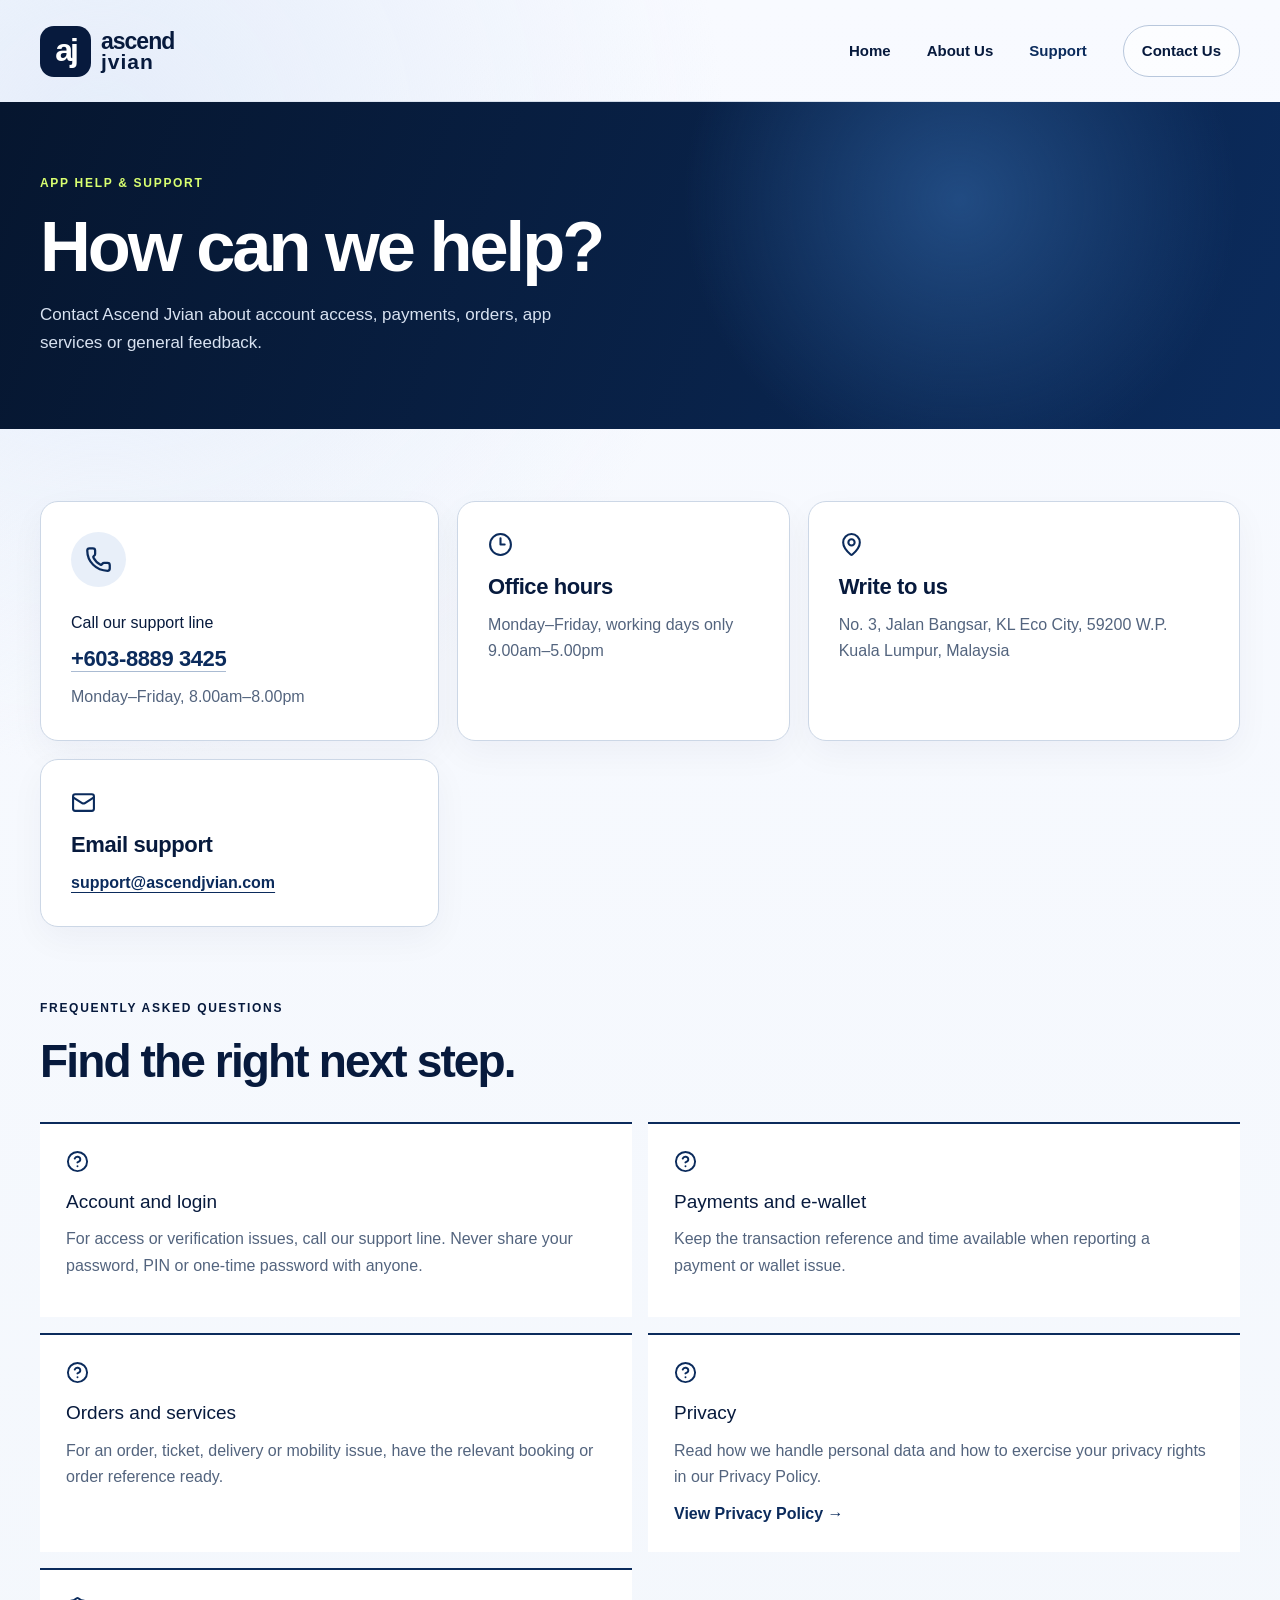
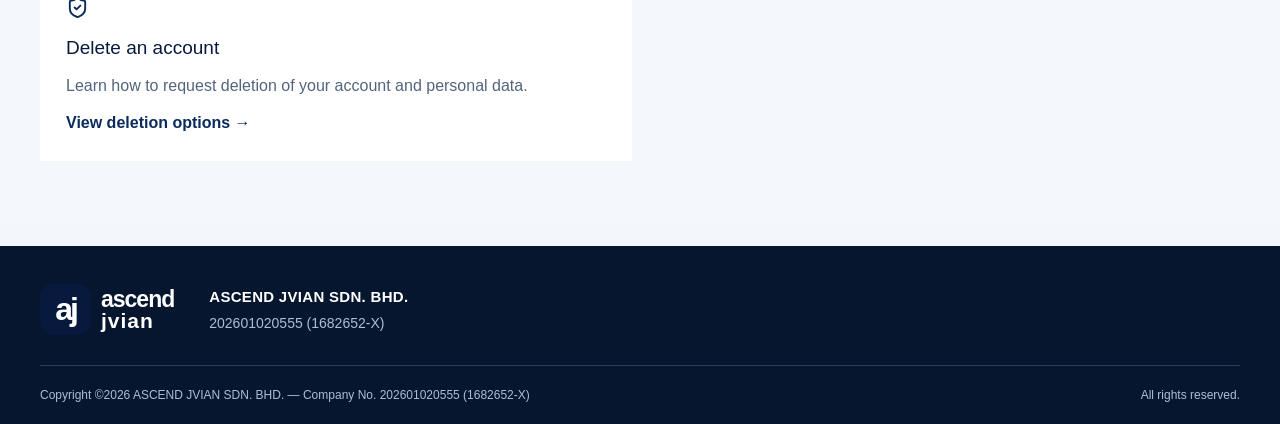
<file: support.html>
<!DOCTYPE html><html lang="en"><head><meta charSet="utf-8"/><meta name="viewport" content="width=device-width, initial-scale=1"/><title>App Support | Ascend Jvian</title><meta name="description" content="Support and contact information for the Ascend Jvian app."/>
<style>/*! tailwindcss v4.2.1 | MIT License | https://tailwindcss.com */
@layer properties{@supports (((-webkit-hyphens:none)) and (not (margin-trim:inline))) or ((-moz-orient:inline) and (not (color:rgb(from red r g b)))){:root,:host{--shimmer-angle:20deg}*,:before,:after{--tw-translate-x:0;--tw-translate-y:0;--tw-translate-z:0;--tw-rotate-x:initial;--tw-rotate-y:initial;--tw-rotate-z:initial;--tw-skew-x:initial;--tw-skew-y:initial;--tw-scroll-snap-strictness:proximity;--tw-space-x-reverse:0;--tw-border-style:solid;--tw-leading:initial;--tw-font-weight:initial;--tw-tracking:initial;--tw-ordinal:initial;--tw-slashed-zero:initial;--tw-numeric-figure:initial;--tw-numeric-spacing:initial;--tw-numeric-fraction:initial;--tw-shadow:0 0 #0000;--tw-shadow-color:initial;--tw-shadow-alpha:100%;--tw-inset-shadow:0 0 #0000;--tw-inset-shadow-color:initial;--tw-inset-shadow-alpha:100%;--tw-ring-color:initial;--tw-ring-shadow:0 0 #0000;--tw-inset-ring-color:initial;--tw-inset-ring-shadow:0 0 #0000;--tw-ring-inset:initial;--tw-ring-offset-width:0px;--tw-ring-offset-color:#fff;--tw-ring-offset-shadow:0 0 #0000;--tw-outline-style:solid;--tw-duration:initial;--tw-ease:initial;--tw-content:"";--tw-scale-x:1;--tw-scale-y:1;--tw-scale-z:1;--tw-blur:initial;--tw-brightness:initial;--tw-contrast:initial;--tw-grayscale:initial;--tw-hue-rotate:initial;--tw-invert:initial;--tw-opacity:initial;--tw-saturate:initial;--tw-sepia:initial;--tw-drop-shadow:initial;--tw-drop-shadow-color:initial;--tw-drop-shadow-alpha:100%;--tw-drop-shadow-size:initial;--tw-backdrop-blur:initial;--tw-backdrop-brightness:initial;--tw-backdrop-contrast:initial;--tw-backdrop-grayscale:initial;--tw-backdrop-hue-rotate:initial;--tw-backdrop-invert:initial;--tw-backdrop-opacity:initial;--tw-backdrop-saturate:initial;--tw-backdrop-sepia:initial;--tw-animation-delay:0s;--tw-animation-direction:normal;--tw-animation-duration:initial;--tw-animation-fill-mode:none;--tw-animation-iteration-count:1;--tw-enter-blur:0;--tw-enter-opacity:1;--tw-enter-rotate:0;--tw-enter-scale:1;--tw-enter-translate-x:0;--tw-enter-translate-y:0;--tw-exit-blur:0;--tw-exit-opacity:1;--tw-exit-rotate:0;--tw-exit-scale:1;--tw-exit-translate-x:0;--tw-exit-translate-y:0;--scroll-fade-t:0px;--scroll-fade-b:0px;--scroll-fade-s:0px;--scroll-fade-e:0px;--scroll-fade-mask:initial;--shimmer-image:initial;--shimmer-text-fill:initial}::backdrop{--tw-translate-x:0;--tw-translate-y:0;--tw-translate-z:0;--tw-rotate-x:initial;--tw-rotate-y:initial;--tw-rotate-z:initial;--tw-skew-x:initial;--tw-skew-y:initial;--tw-scroll-snap-strictness:proximity;--tw-space-x-reverse:0;--tw-border-style:solid;--tw-leading:initial;--tw-font-weight:initial;--tw-tracking:initial;--tw-ordinal:initial;--tw-slashed-zero:initial;--tw-numeric-figure:initial;--tw-numeric-spacing:initial;--tw-numeric-fraction:initial;--tw-shadow:0 0 #0000;--tw-shadow-color:initial;--tw-shadow-alpha:100%;--tw-inset-shadow:0 0 #0000;--tw-inset-shadow-color:initial;--tw-inset-shadow-alpha:100%;--tw-ring-color:initial;--tw-ring-shadow:0 0 #0000;--tw-inset-ring-color:initial;--tw-inset-ring-shadow:0 0 #0000;--tw-ring-inset:initial;--tw-ring-offset-width:0px;--tw-ring-offset-color:#fff;--tw-ring-offset-shadow:0 0 #0000;--tw-outline-style:solid;--tw-duration:initial;--tw-ease:initial;--tw-content:"";--tw-scale-x:1;--tw-scale-y:1;--tw-scale-z:1;--tw-blur:initial;--tw-brightness:initial;--tw-contrast:initial;--tw-grayscale:initial;--tw-hue-rotate:initial;--tw-invert:initial;--tw-opacity:initial;--tw-saturate:initial;--tw-sepia:initial;--tw-drop-shadow:initial;--tw-drop-shadow-color:initial;--tw-drop-shadow-alpha:100%;--tw-drop-shadow-size:initial;--tw-backdrop-blur:initial;--tw-backdrop-brightness:initial;--tw-backdrop-contrast:initial;--tw-backdrop-grayscale:initial;--tw-backdrop-hue-rotate:initial;--tw-backdrop-invert:initial;--tw-backdrop-opacity:initial;--tw-backdrop-saturate:initial;--tw-backdrop-sepia:initial;--tw-animation-delay:0s;--tw-animation-direction:normal;--tw-animation-duration:initial;--tw-animation-fill-mode:none;--tw-animation-iteration-count:1;--tw-enter-blur:0;--tw-enter-opacity:1;--tw-enter-rotate:0;--tw-enter-scale:1;--tw-enter-translate-x:0;--tw-enter-translate-y:0;--tw-exit-blur:0;--tw-exit-opacity:1;--tw-exit-rotate:0;--tw-exit-scale:1;--tw-exit-translate-x:0;--tw-exit-translate-y:0;--scroll-fade-t:0px;--scroll-fade-b:0px;--scroll-fade-s:0px;--scroll-fade-e:0px;--scroll-fade-mask:initial;--shimmer-image:initial;--shimmer-text-fill:initial}}}@layer theme{:root,:host{--font-mono:ui-monospace, SFMono-Regular, Menlo, Monaco, Consolas, "Liberation Mono", "Courier New", monospace;--color-black:#000;--color-white:#fff;--spacing:.25rem;--container-xs:20rem;--container-sm:24rem;--text-xs:.75rem;--text-xs--line-height:calc(1 / .75);--text-sm:.875rem;--text-sm--line-height:calc(1.25 / .875);--text-base:1rem;--text-base--line-height:calc(1.5 / 1);--font-weight-normal:400;--font-weight-medium:500;--tracking-tight:-.025em;--tracking-widest:.1em;--leading-tight:1.25;--leading-snug:1.375;--leading-normal:1.5;--leading-relaxed:1.625;--radius-sm:.25rem;--radius-md:.375rem;--radius-lg:.5rem;--radius-xl:.75rem;--radius-2xl:1rem;--radius-4xl:2rem;--ease-out:cubic-bezier(0, 0, .2, 1);--ease-in-out:cubic-bezier(.4, 0, .2, 1);--animate-spin:spin 1s linear infinite;--animate-pulse:pulse 2s cubic-bezier(.4, 0, .6, 1) infinite;--blur-xs:4px;--aspect-video:16 / 9;--default-transition-duration:.15s;--default-transition-timing-function:cubic-bezier(.4, 0, .2, 1);--default-font-family:Arial,Helvetica,sans-serif;--default-mono-font-family:var(--font-mono)}}@layer base{*,:after,:before{box-sizing:border-box;border:0 solid;margin:0;padding:0}::backdrop{box-sizing:border-box;border:0 solid;margin:0;padding:0}::file-selector-button{box-sizing:border-box;border:0 solid;margin:0;padding:0}html,:host{-webkit-text-size-adjust:100%;tab-size:4;line-height:1.5;font-family:var(--default-font-family,ui-sans-serif, system-ui, sans-serif, "Apple Color Emoji", "Segoe UI Emoji", "Segoe UI Symbol", "Noto Color Emoji");font-feature-settings:var(--default-font-feature-settings,normal);font-variation-settings:var(--default-font-variation-settings,normal);-webkit-tap-highlight-color:transparent}hr{height:0;color:inherit;border-top-width:1px}abbr:where([title]){-webkit-text-decoration:underline dotted;text-decoration:underline dotted}h1,h2,h3,h4,h5,h6{font-size:inherit;font-weight:inherit}a{color:inherit;-webkit-text-decoration:inherit;-webkit-text-decoration:inherit;-webkit-text-decoration:inherit;-webkit-text-decoration:inherit;text-decoration:inherit}b,strong{font-weight:bolder}code,kbd,samp,pre{font-family:var(--default-mono-font-family,ui-monospace, SFMono-Regular, Menlo, Monaco, Consolas, "Liberation Mono", "Courier New", monospace);font-feature-settings:var(--default-mono-font-feature-settings,normal);font-variation-settings:var(--default-mono-font-variation-settings,normal);font-size:1em}small{font-size:80%}sub,sup{vertical-align:baseline;font-size:75%;line-height:0;position:relative}sub{bottom:-.25em}sup{top:-.5em}table{text-indent:0;border-color:inherit;border-collapse:collapse}:-moz-focusring{outline:auto}progress{vertical-align:baseline}summary{display:list-item}ol,ul,menu{list-style:none}img,svg,video,canvas,audio,iframe,embed,object{vertical-align:middle;display:block}img,video{max-width:100%;height:auto}button,input,select,optgroup,textarea{font:inherit;font-feature-settings:inherit;font-variation-settings:inherit;letter-spacing:inherit;color:inherit;opacity:1;background-color:#0000;border-radius:0}::file-selector-button{font:inherit;font-feature-settings:inherit;font-variation-settings:inherit;letter-spacing:inherit;color:inherit;opacity:1;background-color:#0000;border-radius:0}:where(select:is([multiple],[size])) optgroup{font-weight:bolder}:where(select:is([multiple],[size])) optgroup option{padding-inline-start:20px}::file-selector-button{margin-inline-end:4px}::placeholder{opacity:1}@supports (not ((-webkit-appearance:-apple-pay-button))) or (contain-intrinsic-size:1px){::placeholder{color:currentColor}@supports (color:color-mix(in lab, red, red)){::placeholder{color:color-mix(in oklab, currentcolor 50%, transparent)}}}textarea{resize:vertical}::-webkit-search-decoration{-webkit-appearance:none}::-webkit-date-and-time-value{min-height:1lh;text-align:inherit}::-webkit-datetime-edit{display:inline-flex}::-webkit-datetime-edit-fields-wrapper{padding:0}::-webkit-datetime-edit{padding-block:0}::-webkit-datetime-edit-year-field{padding-block:0}::-webkit-datetime-edit-month-field{padding-block:0}::-webkit-datetime-edit-day-field{padding-block:0}::-webkit-datetime-edit-hour-field{padding-block:0}::-webkit-datetime-edit-minute-field{padding-block:0}::-webkit-datetime-edit-second-field{padding-block:0}::-webkit-datetime-edit-millisecond-field{padding-block:0}::-webkit-datetime-edit-meridiem-field{padding-block:0}::-webkit-calendar-picker-indicator{line-height:1}:-moz-ui-invalid{box-shadow:none}button,input:where([type=button],[type=reset],[type=submit]){-webkit-appearance:button;appearance:button}::file-selector-button{-webkit-appearance:button;appearance:button}::-webkit-inner-spin-button{height:auto}::-webkit-outer-spin-button{height:auto}[hidden]:where(:not([hidden=until-found])){display:none!important}}@layer components;@layer utilities{.\@container\/card-header{container:card-header/inline-size}.\@container\/field-group{container:field-group/inline-size}.\@container{container-type:inline-size}.pointer-events-auto{pointer-events:auto}.pointer-events-none{pointer-events:none}.invisible{visibility:hidden}.sr-only{clip-path:inset(50%);white-space:nowrap;border-width:0;width:1px;height:1px;margin:-1px;padding:0;position:absolute;overflow:hidden}.absolute{position:absolute}.fixed{position:fixed}.relative{position:relative}.static{position:static}.inset-0{inset:calc(var(--spacing) * 0)}.inset-x-0{inset-inline:calc(var(--spacing) * 0)}.inset-x-4{inset-inline:calc(var(--spacing) * 4)}.inset-y-0{inset-block:calc(var(--spacing) * 0)}.inset-s-1{inset-inline-start:calc(var(--spacing) * 1)}.inset-s-1\/2{inset-inline-start:50%}.start{inset-inline-start:var(--spacing)}.end{inset-inline-end:var(--spacing)}.-top-12{top:calc(var(--spacing) * -12)}.top-0{top:calc(var(--spacing) * 0)}.top-1{top:calc(var(--spacing) * 1)}.top-1\.5{top:calc(var(--spacing) * 1.5)}.top-1\/2{top:50%}.top-1\/3{top:33.3333%}.top-2{top:calc(var(--spacing) * 2)}.top-3{top:calc(var(--spacing) * 3)}.top-3\.5{top:calc(var(--spacing) * 3.5)}.top-\[60\%\]{top:60%}.top-full{top:100%}.top-px{top:1px}.-right-12{right:calc(var(--spacing) * -12)}.right-0{right:calc(var(--spacing) * 0)}.right-1{right:calc(var(--spacing) * 1)}.right-2{right:calc(var(--spacing) * 2)}.right-2\.5{right:calc(var(--spacing) * 2.5)}.right-3{right:calc(var(--spacing) * 3)}.-bottom-12{bottom:calc(var(--spacing) * -12)}.bottom-0{bottom:calc(var(--spacing) * 0)}.bottom-4{bottom:calc(var(--spacing) * 4)}.-left-12{left:calc(var(--spacing) * -12)}.left-1{left:calc(var(--spacing) * 1)}.left-1\.5{left:calc(var(--spacing) * 1.5)}.left-1\/2{left:50%}.left-3{left:calc(var(--spacing) * 3)}.isolate{isolation:isolate}.z-0{z-index:0}.z-1{z-index:1}.z-10{z-index:10}.z-20{z-index:20}.z-50{z-index:50}.z-\[calc\(1000-var\(--toast-index\)\)\]{z-index:calc(1000 - var(--toast-index))}.order-first{order:-9999}.order-last{order:9999}.col-start-2{grid-column-start:2}.row-span-2{grid-row:span 2/span 2}.row-start-1{grid-row-start:1}.m-\(--drawer-inset\,0px\){margin:var(--drawer-inset,0px)}.-mx-1{margin-inline:calc(var(--spacing) * -1)}.-mx-4{margin-inline:calc(var(--spacing) * -4)}.mx-2{margin-inline:calc(var(--spacing) * 2)}.mx-3{margin-inline:calc(var(--spacing) * 3)}.mx-3\.5{margin-inline:calc(var(--spacing) * 3.5)}.mx-auto{margin-inline:auto}.-my-2{margin-block:calc(var(--spacing) * -2)}.my-0{margin-block:calc(var(--spacing) * 0)}.my-0\.5{margin-block:calc(var(--spacing) * .5)}.my-1{margin-block:calc(var(--spacing) * 1)}.my-2{margin-block:calc(var(--spacing) * 2)}.my-auto{margin-block:auto}.-mt-4{margin-top:calc(var(--spacing) * -4)}.mt-0{margin-top:calc(var(--spacing) * 0)}.mt-0\.5{margin-top:calc(var(--spacing) * .5)}.mt-2{margin-top:calc(var(--spacing) * 2)}.mt-4{margin-top:calc(var(--spacing) * 4)}.mt-auto{margin-top:auto}.-mb-4{margin-bottom:calc(var(--spacing) * -4)}.mb-1{margin-bottom:calc(var(--spacing) * 1)}.mb-1\.5{margin-bottom:calc(var(--spacing) * 1.5)}.mb-2{margin-bottom:calc(var(--spacing) * 2)}.-ml-1{margin-left:calc(var(--spacing) * -1)}.-ml-4{margin-left:calc(var(--spacing) * -4)}.ml-1{margin-left:calc(var(--spacing) * 1)}.ml-4{margin-left:calc(var(--spacing) * 4)}.ml-auto{margin-left:auto}.line-clamp-1{-webkit-line-clamp:1;-webkit-box-orient:vertical;display:-webkit-box;overflow:hidden}.line-clamp-2{-webkit-line-clamp:2;-webkit-box-orient:vertical;display:-webkit-box;overflow:hidden}.no-scrollbar{-ms-overflow-style:none;scrollbar-width:none}.no-scrollbar::-webkit-scrollbar{display:none}.block{display:block}.contents{display:contents}.flex{display:flex}.grid{display:grid}.hidden{display:none}.inline-flex{display:inline-flex}.table{display:table}.table-caption{display:table-caption}.table-cell{display:table-cell}.table-row{display:table-row}.field-sizing-content{field-sizing:content}.aspect-\(--ratio\){aspect-ratio:var(--ratio)}.aspect-square{aspect-ratio:1}.aspect-video{aspect-ratio:var(--aspect-video)}.size-\(--cell-size\){width:var(--cell-size);height:var(--cell-size)}.size-2{width:calc(var(--spacing) * 2);height:calc(var(--spacing) * 2)}.size-2\.5{width:calc(var(--spacing) * 2.5);height:calc(var(--spacing) * 2.5)}.size-3{width:calc(var(--spacing) * 3);height:calc(var(--spacing) * 3)}.size-4{width:calc(var(--spacing) * 4);height:calc(var(--spacing) * 4)}.size-5{width:calc(var(--spacing) * 5);height:calc(var(--spacing) * 5)}.size-6{width:calc(var(--spacing) * 6);height:calc(var(--spacing) * 6)}.size-7{width:calc(var(--spacing) * 7);height:calc(var(--spacing) * 7)}.size-8{width:calc(var(--spacing) * 8);height:calc(var(--spacing) * 8)}.size-9{width:calc(var(--spacing) * 9);height:calc(var(--spacing) * 9)}.size-10{width:calc(var(--spacing) * 10);height:calc(var(--spacing) * 10)}.size-auto{width:auto;height:auto}.size-full{width:100%;height:100%}.h-\(--accordion-panel-height\){height:var(--accordion-panel-height)}.h-\(--cell-size\){height:var(--cell-size)}.h-\(--drawer-content-height\){height:var(--drawer-content-height)}.h-\(--height\){height:var(--height)}.h-\(--popup-height\){height:var(--popup-height)}.h-\(--positioner-height\){height:var(--positioner-height)}.h-1{height:calc(var(--spacing) * 1)}.h-1\.5{height:calc(var(--spacing) * 1.5)}.h-2{height:calc(var(--spacing) * 2)}.h-2\.5{height:calc(var(--spacing) * 2.5)}.h-4{height:calc(var(--spacing) * 4)}.h-5{height:calc(var(--spacing) * 5)}.h-6{height:calc(var(--spacing) * 6)}.h-7{height:calc(var(--spacing) * 7)}.h-8{height:calc(var(--spacing) * 8)}.h-8\!{height:calc(var(--spacing) * 8)!important}.h-9{height:calc(var(--spacing) * 9)}.h-10{height:calc(var(--spacing) * 10)}.h-12{height:calc(var(--spacing) * 12)}.h-\[calc\(--spacing\(5\.25\)\)\]{height:calc(calc(var(--spacing) * 5.25))}.h-\[calc\(100\%-1px\)\]{height:calc(100% - 1px)}.h-auto{height:auto}.h-full{height:100%}.h-max{height:max-content}.h-px{height:1px}.h-svh{height:100svh}.max-h-\(--available-height\){max-height:var(--available-height)}.max-h-\(--drawer-content-max-height\,none\){max-height:var(--drawer-content-max-height,none)}.max-h-72{max-height:calc(var(--spacing) * 72)}.max-h-\[min\(calc\(--spacing\(72\)---spacing\(9\)\)\,calc\(var\(--available-height\)---spacing\(9\)\)\)\]{max-height:min(calc(calc(var(--spacing) * 72) - calc(var(--spacing) * 9)), calc(var(--available-height) - calc(var(--spacing) * 9)))}.min-h-0{min-height:calc(var(--spacing) * 0)}.min-h-4{min-height:calc(var(--spacing) * 4)}.min-h-8{min-height:calc(var(--spacing) * 8)}.min-h-16{min-height:calc(var(--spacing) * 16)}.min-h-dvh{min-height:100dvh}.min-h-full{min-height:100%}.min-h-svh{min-height:100svh}.w-\(--anchor-width\){width:var(--anchor-width)}.w-\(--cell-size\){width:var(--cell-size)}.w-\(--drawer-content-width\,auto\){width:var(--drawer-content-width,auto)}.w-\(--popup-width\){width:var(--popup-width)}.w-\(--positioner-width\){width:var(--positioner-width)}.w-\(--sidebar-width\){width:var(--sidebar-width)}.w-0{width:calc(var(--spacing) * 0)}.w-1{width:calc(var(--spacing) * 1)}.w-2{width:calc(var(--spacing) * 2)}.w-2\.5{width:calc(var(--spacing) * 2.5)}.w-4{width:calc(var(--spacing) * 4)}.w-5{width:calc(var(--spacing) * 5)}.w-10{width:calc(var(--spacing) * 10)}.w-24{width:calc(var(--spacing) * 24)}.w-64{width:calc(var(--spacing) * 64)}.w-72{width:calc(var(--spacing) * 72)}.w-auto{width:auto}.w-fit{width:fit-content}.w-full{width:100%}.w-max{width:max-content}.w-px{width:1px}.max-w-\(--available-width\){max-width:var(--available-width)}.max-w-\(--skeleton-width\){max-width:var(--skeleton-width)}.max-w-\[80\%\]{max-width:80%}.max-w-\[calc\(100\%-2rem\)\]{max-width:calc(100% - 2rem)}.max-w-full{max-width:100%}.max-w-max{max-width:max-content}.max-w-sm{max-width:var(--container-sm)}.max-w-xs{max-width:var(--container-xs)}.min-w-\(--cell-size\){min-width:var(--cell-size)}.min-w-0{min-width:calc(var(--spacing) * 0)}.min-w-5{min-width:calc(var(--spacing) * 5)}.min-w-7{min-width:calc(var(--spacing) * 7)}.min-w-8{min-width:calc(var(--spacing) * 8)}.min-w-9{min-width:calc(var(--spacing) * 9)}.min-w-16{min-width:calc(var(--spacing) * 16)}.min-w-32{min-width:calc(var(--spacing) * 32)}.min-w-36{min-width:calc(var(--spacing) * 36)}.min-w-40{min-width:calc(var(--spacing) * 40)}.min-w-\[96px\]{min-width:96px}.min-w-\[calc\(var\(--anchor-width\)\+--spacing\(7\)\)\]{min-width:calc(var(--anchor-width) + calc(var(--spacing) * 7))}.flex-1{flex:1}.shrink-0{flex-shrink:0}.grow{flex-grow:1}.grow-0{flex-grow:0}.basis-full{flex-basis:100%}.caption-bottom{caption-side:bottom}.border-collapse{border-collapse:collapse}.origin-\(--transform-origin\){transform-origin:var(--transform-origin)}.origin-bottom{transform-origin:bottom}.-translate-x-1{--tw-translate-x:calc(var(--spacing) * -1);translate:var(--tw-translate-x) var(--tw-translate-y)}.-translate-x-1\/2{--tw-translate-x:calc(calc(1 / 2 * 100%) * -1);translate:var(--tw-translate-x) var(--tw-translate-y)}.-translate-x-px{--tw-translate-x:-1px;translate:var(--tw-translate-x) var(--tw-translate-y)}.translate-x-px{--tw-translate-x:1px;translate:var(--tw-translate-x) var(--tw-translate-y)}.-translate-y-1{--tw-translate-y:calc(var(--spacing) * -1);translate:var(--tw-translate-x) var(--tw-translate-y)}.-translate-y-1\/2{--tw-translate-y:calc(calc(1 / 2 * 100%) * -1);translate:var(--tw-translate-x) var(--tw-translate-y)}.-translate-y-3{--tw-translate-y:calc(var(--spacing) * -3);translate:var(--tw-translate-x) var(--tw-translate-y)}.-translate-y-3\/4{--tw-translate-y:calc(calc(3 / 4 * 100%) * -1);translate:var(--tw-translate-x) var(--tw-translate-y)}.translate-y-0{--tw-translate-y:calc(var(--spacing) * 0);translate:var(--tw-translate-x) var(--tw-translate-y)}.translate-y-3{--tw-translate-y:calc(var(--spacing) * 3);translate:var(--tw-translate-x) var(--tw-translate-y)}.translate-y-3\/4{--tw-translate-y:calc(3 / 4 * 100%);translate:var(--tw-translate-x) var(--tw-translate-y)}.translate-y-\[calc\(-50\%-2px\)\]{--tw-translate-y:calc(-50% - 2px);translate:var(--tw-translate-x) var(--tw-translate-y)}.rotate-45{rotate:45deg}.rotate-90{rotate:90deg}.\[transform\:translateX\(var\(--toast-swipe-movement-x\)\)_translateY\(calc\(var\(--toast-swipe-movement-y\)-\(var\(--toast-index\)\*var\(--peek\)\)-\(var\(--shrink\)\*var\(--height\)\)\)\)_scale\(var\(--scale\)\)\]{transform:translateX(var(--toast-swipe-movement-x)) translateY(calc(var(--toast-swipe-movement-y) - (var(--toast-index) * var(--peek)) - (var(--shrink) * var(--height)))) scale(var(--scale))}.transform-\[translate3d\(var\(--translate-x\,0px\)\,var\(--translate-y\,0px\)\,0\)_scale\(var\(--stack-scale\)\)\]{transform:translate3d(var(--translate-x,0px),var(--translate-y,0px),0) scale(var(--stack-scale))}.shimmer{--_spread:var(--shimmer-spread,calc(3ch + 40px));--_base:currentColor;--_highlight:var(--shimmer-color,oklch(from currentColor l c h / calc(alpha* .2)));background-image:var(--shimmer-image,linear-gradient(calc(90deg + var(--shimmer-angle)), var(--_base) calc(50% - var(--_spread)), var(--_highlight) calc(50% - var(--_spread) * .5), var(--_highlight) 50%, var(--_highlight) calc(50% + var(--_spread) * .5), var(--_base) calc(50% + var(--_spread))))}@supports (color:color-mix(in lab, red, red)){.shimmer{background-image:var(--shimmer-image,linear-gradient(calc(90deg + var(--shimmer-angle)), var(--_base) calc(50% - var(--_spread)), color-mix(in oklch, var(--_highlight), var(--_base) 50%) calc(50% - var(--_spread) * .5), var(--_highlight) 50%, color-mix(in oklch, var(--_highlight), var(--_base) 50%) calc(50% + var(--_spread) * .5), var(--_base) calc(50% + var(--_spread))))}}.shimmer{background-repeat:no-repeat;background-size:calc(200% + var(--_spread) * 2) 100%;-webkit-text-fill-color:var(--shimmer-text-fill,transparent);animation:tw-shimmer var(--shimmer-duration,2s) linear infinite;background-position:0 0;-webkit-background-clip:text;background-clip:text}@media (prefers-color-scheme:dark){.shimmer{--_highlight:var(--shimmer-color,oklch(from currentColor max(.8, calc(l + .4)) c h / calc(alpha + .4)))}}.shimmer:where([dir=rtl],[dir=rtl] *){animation-direction:reverse}.scroll-fade-x{--_scroll-fade-size-s:var(--scroll-fade-s-size,var(--scroll-fade-size,min(12%, calc(var(--spacing) * 10))));--_scroll-fade-size-e:var(--scroll-fade-e-size,var(--scroll-fade-size,min(12%, calc(var(--spacing) * 10))));--scroll-fade-inline:linear-gradient(to right, transparent 0, #000 var(--scroll-fade-s,0px), #000 calc(100% - var(--scroll-fade-e,0px)), transparent 100%)}.scroll-fade-x:where([dir=rtl],[dir=rtl] *){--scroll-fade-inline:linear-gradient(to left, transparent 0, #000 var(--scroll-fade-s,0px), #000 calc(100% - var(--scroll-fade-e,0px)), transparent 100%)}.scroll-fade-x{-webkit-mask-image:var(--scroll-fade-mask,var(--scroll-fade-inline));-webkit-mask-image:var(--scroll-fade-mask,var(--scroll-fade-inline));-webkit-mask-image:var(--scroll-fade-mask,var(--scroll-fade-inline));-webkit-mask-image:var(--scroll-fade-mask,var(--scroll-fade-inline));mask-image:var(--scroll-fade-mask,var(--scroll-fade-inline));-webkit-mask-composite:source-in;-webkit-mask-composite:source-in;-webkit-mask-composite:source-in;-webkit-mask-repeat:no-repeat;mask-repeat:no-repeat;-webkit-mask-composite:source-in;mask-composite:intersect}@supports (animation-timeline:scroll()){.scroll-fade-x{animation:1ms ease-in-out scroll-fade-reveal-s,1ms ease-in-out scroll-fade-reveal-e;animation-timeline:scroll(self inline),scroll(self inline);animation-range:0 var(--scroll-fade-reveal,calc(var(--spacing) * 24)), calc(100% - var(--scroll-fade-reveal,calc(var(--spacing) * 24))) 100%;animation-fill-mode:both}}@supports not (animation-timeline:scroll()){.scroll-fade-x{--scroll-fade-s:var(--_scroll-fade-size-s);--scroll-fade-e:var(--_scroll-fade-size-e)}}.scroll-fade-b{--_scroll-fade-size-b:var(--scroll-fade-b-size,var(--scroll-fade-size,min(12%, calc(var(--spacing) * 10))));--scroll-fade-mask:linear-gradient(to bottom, #000 0, #000 calc(100% - var(--scroll-fade-b,0px)), transparent 100%);-webkit-mask-image:var(--scroll-fade-mask);-webkit-mask-image:var(--scroll-fade-mask);-webkit-mask-image:var(--scroll-fade-mask);-webkit-mask-image:var(--scroll-fade-mask);mask-image:var(--scroll-fade-mask);-webkit-mask-composite:source-in;-webkit-mask-composite:source-in;-webkit-mask-composite:source-in;-webkit-mask-repeat:no-repeat;mask-repeat:no-repeat;-webkit-mask-composite:source-in;mask-composite:intersect}@supports (animation-timeline:scroll()){.scroll-fade-b{animation:1ms ease-in-out scroll-fade-reveal-b;animation-timeline:scroll(self y);animation-range:calc(100% - var(--scroll-fade-reveal,calc(var(--spacing) * 24))) 100%;animation-fill-mode:both}}@supports not (animation-timeline:scroll()){.scroll-fade-b{--scroll-fade-b:var(--_scroll-fade-size-b)}}.animate-caret-blink{animation:1.25s ease-out infinite caret-blink}.animate-pulse{animation:var(--animate-pulse)}.animate-spin{animation:var(--animate-spin)}.cursor-default{cursor:default}.cursor-grab{cursor:grab}.cursor-text{cursor:text}.touch-manipulation{touch-action:manipulation}.touch-none{touch-action:none}.resize-none{resize:none}.snap-x{scroll-snap-type:x var(--tw-scroll-snap-strictness)}.snap-mandatory{--tw-scroll-snap-strictness:mandatory}.scroll-my-1{scroll-margin-block:calc(var(--spacing) * 1)}.scroll-px-1{scroll-padding-inline:calc(var(--spacing) * 1)}.scroll-py-1{scroll-padding-block:calc(var(--spacing) * 1)}.list-disc{list-style-type:disc}.list-none{list-style-type:none}.appearance-none{-webkit-appearance:none;appearance:none}.auto-rows-min{grid-auto-rows:min-content}.grid-rows-\[auto_1fr\]{grid-template-rows:auto 1fr}.flex-col{flex-direction:column}.flex-col-reverse{flex-direction:column-reverse}.flex-row{flex-direction:row}.flex-wrap{flex-wrap:wrap}.place-content-center{place-content:center}.place-items-center{place-items:center}.items-center{align-items:center}.items-end{align-items:flex-end}.items-start{align-items:flex-start}.items-stretch{align-items:stretch}.justify-between{justify-content:space-between}.justify-center{justify-content:center}.justify-start{justify-content:flex-start}.gap-\(--card-spacing\){gap:var(--card-spacing)}.gap-0{gap:calc(var(--spacing) * 0)}.gap-0\.5{gap:calc(var(--spacing) * .5)}.gap-1{gap:calc(var(--spacing) * 1)}.gap-1\.5{gap:calc(var(--spacing) * 1.5)}.gap-2{gap:calc(var(--spacing) * 2)}.gap-2\.5{gap:calc(var(--spacing) * 2.5)}.gap-3{gap:calc(var(--spacing) * 3)}.gap-4{gap:calc(var(--spacing) * 4)}.gap-5{gap:calc(var(--spacing) * 5)}.gap-6{gap:calc(var(--spacing) * 6)}.gap-\[--spacing\(var\(--gap\)\)\]{gap:calc(var(--spacing) * var(--gap))}:where(.-space-x-2>:not(:last-child)){--tw-space-x-reverse:0;margin-inline-start:calc(calc(var(--spacing) * -2) * var(--tw-space-x-reverse));margin-inline-end:calc(calc(var(--spacing) * -2) * calc(1 - var(--tw-space-x-reverse)))}.self-end{align-self:flex-end}.self-start{align-self:flex-start}.self-stretch{align-self:stretch}.justify-self-end{justify-self:flex-end}.truncate{text-overflow:ellipsis;white-space:nowrap;overflow:hidden}.overflow-auto{overflow:auto}.overflow-hidden{overflow:hidden}.overflow-x-auto{overflow-x:auto}.overflow-x-hidden{overflow-x:hidden}.overflow-y-auto{overflow-y:auto}.overscroll-contain{overscroll-behavior:contain}.overscroll-x-contain{overscroll-behavior-x:contain}.rounded-\(--cell-radius\){border-radius:var(--cell-radius)}.rounded-2xl{border-radius:var(--radius-2xl)}.rounded-4xl{border-radius:var(--radius-4xl)}.rounded-\[2px\]{border-radius:2px}.rounded-\[4px\]{border-radius:4px}.rounded-\[calc\(var\(--radius\)-3px\)\]{border-radius:calc(var(--radius) - 3px)}.rounded-\[inherit\]{border-radius:inherit}.rounded-\[min\(var\(--radius-md\)\,10px\)\]{border-radius:min(var(--radius-md), 10px)}.rounded-\[min\(var\(--radius-md\)\,12px\)\]{border-radius:min(var(--radius-md), 12px)}.rounded-full{border-radius:2147483647px}.rounded-lg{border-radius:var(--radius-lg)}.rounded-lg\!{border-radius:var(--radius-lg)!important}.rounded-md{border-radius:var(--radius-md)}.rounded-none{border-radius:0}.rounded-sm{border-radius:var(--radius-sm)}.rounded-xl{border-radius:var(--radius-xl)}.rounded-xl\!{border-radius:var(--radius-xl)!important}.rounded-t-xl{border-top-left-radius:var(--radius-xl);border-top-right-radius:var(--radius-xl)}.rounded-l-\(--cell-radius\){border-top-left-radius:var(--cell-radius);border-bottom-left-radius:var(--cell-radius)}.rounded-tl-sm{border-top-left-radius:var(--radius-sm)}.rounded-r-\(--cell-radius\){border-top-right-radius:var(--cell-radius);border-bottom-right-radius:var(--cell-radius)}.rounded-b-xl{border-bottom-right-radius:var(--radius-xl);border-bottom-left-radius:var(--radius-xl)}.border{border-style:var(--tw-border-style);border-width:1px}.border-0{border-style:var(--tw-border-style);border-width:0}.border-\[1\.5px\]{border-style:var(--tw-border-style);border-width:1.5px}.border-y{border-block-style:var(--tw-border-style);border-block-width:1px}.border-t{border-top-style:var(--tw-border-style);border-top-width:1px}.border-r{border-right-style:var(--tw-border-style);border-right-width:1px}.border-b{border-bottom-style:var(--tw-border-style);border-bottom-width:1px}.border-l{border-left-style:var(--tw-border-style);border-left-width:1px}.border-dashed{--tw-border-style:dashed;border-style:dashed}.border-none{--tw-border-style:none;border-style:none}.border-\(--color-border\){border-color:var(--color-border)}.border-transparent{border-color:#0000}.bg-\(--color-bg\){background-color:var(--color-bg)}.bg-\[Canvas\]{background-color:canvas}.bg-background{background-color:var(--background)}.bg-black{background-color:var(--color-black)}.bg-black\/10{background-color:#0000001a}@supports (color:color-mix(in lab, red, red)){.bg-black\/10{background-color:color-mix(in oklab, var(--color-black) 10%, transparent)}}.bg-foreground{background-color:var(--foreground)}.bg-primary{background-color:var(--primary)}.bg-transparent{background-color:#0000}.bg-white{background-color:var(--color-white)}.bg-clip-padding{background-clip:padding-box}.fill-foreground{fill:var(--foreground)}.object-cover{object-fit:cover}.p-\(--card-spacing\){padding:var(--card-spacing)}.p-0{padding:calc(var(--spacing) * 0)}.p-1{padding:calc(var(--spacing) * 1)}.p-2{padding:calc(var(--spacing) * 2)}.p-2\.5{padding:calc(var(--spacing) * 2.5)}.p-4{padding:calc(var(--spacing) * 4)}.p-6{padding:calc(var(--spacing) * 6)}.p-\[3px\]{padding:3px}.p-px{padding:1px}.px-\(--card-spacing\){padding-inline:var(--card-spacing)}.px-\(--cell-size\){padding-inline:var(--cell-size)}.px-1{padding-inline:calc(var(--spacing) * 1)}.px-1\.5{padding-inline:calc(var(--spacing) * 1.5)}.px-2{padding-inline:calc(var(--spacing) * 2)}.px-2\.5{padding-inline:calc(var(--spacing) * 2.5)}.px-3{padding-inline:calc(var(--spacing) * 3)}.py-\(--card-spacing\){padding-block:var(--card-spacing)}.py-0{padding-block:calc(var(--spacing) * 0)}.py-0\.5{padding-block:calc(var(--spacing) * .5)}.py-1{padding-block:calc(var(--spacing) * 1)}.py-1\.5{padding-block:calc(var(--spacing) * 1.5)}.py-2{padding-block:calc(var(--spacing) * 2)}.py-2\.5{padding-block:calc(var(--spacing) * 2.5)}.py-6{padding-block:calc(var(--spacing) * 6)}.py-\[2px\]{padding-block:2px}.pt-0{padding-top:calc(var(--spacing) * 0)}.pt-2{padding-top:calc(var(--spacing) * 2)}.pt-3{padding-top:calc(var(--spacing) * 3)}.pt-4{padding-top:calc(var(--spacing) * 4)}.pr-1{padding-right:calc(var(--spacing) * 1)}.pr-1\.5{padding-right:calc(var(--spacing) * 1.5)}.pr-1\.5\!{padding-right:calc(var(--spacing) * 1.5)!important}.pr-2{padding-right:calc(var(--spacing) * 2)}.pr-8{padding-right:calc(var(--spacing) * 8)}.pb-0{padding-bottom:calc(var(--spacing) * 0)}.pb-2{padding-bottom:calc(var(--spacing) * 2)}.pb-2\.5{padding-bottom:calc(var(--spacing) * 2.5)}.pb-3{padding-bottom:calc(var(--spacing) * 3)}.pl-1{padding-left:calc(var(--spacing) * 1)}.pl-1\.5{padding-left:calc(var(--spacing) * 1.5)}.pl-1\.5\!{padding-left:calc(var(--spacing) * 1.5)!important}.pl-2{padding-left:calc(var(--spacing) * 2)}.pl-2\.5{padding-left:calc(var(--spacing) * 2.5)}.pl-4{padding-left:calc(var(--spacing) * 4)}.pl-7{padding-left:calc(var(--spacing) * 7)}.text-center{text-align:center}.text-left{text-align:left}.align-middle{vertical-align:middle}.font-mono{font-family:var(--font-mono)}.font-sans{font-family:Arial,Helvetica,sans-serif}.text-base{font-size:var(--text-base);line-height:var(--tw-leading,var(--text-base--line-height))}.text-sm{font-size:var(--text-sm);line-height:var(--tw-leading,var(--text-sm--line-height))}.text-sm\/relaxed{font-size:var(--text-sm);line-height:var(--leading-relaxed)}.text-xs{font-size:var(--text-xs);line-height:var(--tw-leading,var(--text-xs--line-height))}.text-\[0\.8rem\]{font-size:.8rem}.leading-none{--tw-leading:1;line-height:1}.leading-normal{--tw-leading:var(--leading-normal);line-height:var(--leading-normal)}.leading-relaxed{--tw-leading:var(--leading-relaxed);line-height:var(--leading-relaxed)}.leading-snug{--tw-leading:var(--leading-snug);line-height:var(--leading-snug)}.leading-tight{--tw-leading:var(--leading-tight);line-height:var(--leading-tight)}.font-medium{--tw-font-weight:var(--font-weight-medium);font-weight:var(--font-weight-medium)}.font-normal{--tw-font-weight:var(--font-weight-normal);font-weight:var(--font-weight-normal)}.tracking-tight{--tw-tracking:var(--tracking-tight);letter-spacing:var(--tracking-tight)}.tracking-widest{--tw-tracking:var(--tracking-widest);letter-spacing:var(--tracking-widest)}.text-balance{text-wrap:balance}.wrap-break-word{overflow-wrap:break-word}.whitespace-nowrap{white-space:nowrap}.text-\[CanvasText\]{color:canvastext}.text-background{color:var(--background)}.text-current{color:currentColor}.text-foreground,.text-foreground\/60{color:var(--foreground)}@supports (color:color-mix(in lab, red, red)){.text-foreground\/60{color:color-mix(in oklab, var(--foreground) 60%, transparent)}}.text-primary{color:var(--primary)}.tabular-nums{--tw-numeric-spacing:tabular-nums;font-variant-numeric:var(--tw-ordinal,) var(--tw-slashed-zero,) var(--tw-numeric-figure,) var(--tw-numeric-spacing,) var(--tw-numeric-fraction,)}.underline-offset-4{text-underline-offset:4px}.opacity-0{opacity:0}.opacity-50{opacity:.5}.opacity-60{opacity:.6}.opacity-\[max\(var\(--drawer-overlay-min-opacity\,0\)\,calc\(1-var\(--drawer-swipe-progress\)\)\)\]{opacity:max(var(--drawer-overlay-min-opacity,0), calc(1 - var(--drawer-swipe-progress)))}.bg-blend-color{background-blend-mode:color}.shadow{--tw-shadow:0 1px 3px 0 var(--tw-shadow-color,#0000001a), 0 1px 2px -1px var(--tw-shadow-color,#0000001a);box-shadow:var(--tw-inset-shadow), var(--tw-inset-ring-shadow), var(--tw-ring-offset-shadow), var(--tw-ring-shadow), var(--tw-shadow)}.shadow-\[0_0_0_1px_var\(--sidebar-border\)\]{--tw-shadow:0 0 0 1px var(--tw-shadow-color,var(--sidebar-border));box-shadow:var(--tw-inset-shadow), var(--tw-inset-ring-shadow), var(--tw-ring-offset-shadow), var(--tw-ring-shadow), var(--tw-shadow)}.shadow-lg{--tw-shadow:0 10px 15px -3px var(--tw-shadow-color,#0000001a), 0 4px 6px -4px var(--tw-shadow-color,#0000001a);box-shadow:var(--tw-inset-shadow), var(--tw-inset-ring-shadow), var(--tw-ring-offset-shadow), var(--tw-ring-shadow), var(--tw-shadow)}.shadow-md{--tw-shadow:0 4px 6px -1px var(--tw-shadow-color,#0000001a), 0 2px 4px -2px var(--tw-shadow-color,#0000001a);box-shadow:var(--tw-inset-shadow), var(--tw-inset-ring-shadow), var(--tw-ring-offset-shadow), var(--tw-ring-shadow), var(--tw-shadow)}.shadow-none{--tw-shadow:0 0 #0000;box-shadow:var(--tw-inset-shadow), var(--tw-inset-ring-shadow), var(--tw-ring-offset-shadow), var(--tw-ring-shadow), var(--tw-shadow)}.shadow-none\!{--tw-shadow:0 0 #0000!important;box-shadow:var(--tw-inset-shadow), var(--tw-inset-ring-shadow), var(--tw-ring-offset-shadow), var(--tw-ring-shadow), var(--tw-shadow)!important}.shadow-xl{--tw-shadow:0 20px 25px -5px var(--tw-shadow-color,#0000001a), 0 8px 10px -6px var(--tw-shadow-color,#0000001a);box-shadow:var(--tw-inset-shadow), var(--tw-inset-ring-shadow), var(--tw-ring-offset-shadow), var(--tw-ring-shadow), var(--tw-shadow)}.ring-0{--tw-ring-shadow:var(--tw-ring-inset,) 0 0 0 calc(0px + var(--tw-ring-offset-width)) var(--tw-ring-color,currentcolor);box-shadow:var(--tw-inset-shadow), var(--tw-inset-ring-shadow), var(--tw-ring-offset-shadow), var(--tw-ring-shadow), var(--tw-shadow)}.ring-1{--tw-ring-shadow:var(--tw-ring-inset,) 0 0 0 calc(1px + var(--tw-ring-offset-width)) var(--tw-ring-color,currentcolor);box-shadow:var(--tw-inset-shadow), var(--tw-inset-ring-shadow), var(--tw-ring-offset-shadow), var(--tw-ring-shadow), var(--tw-shadow)}.ring-2{--tw-ring-shadow:var(--tw-ring-inset,) 0 0 0 calc(2px + var(--tw-ring-offset-width)) var(--tw-ring-color,currentcolor);box-shadow:var(--tw-inset-shadow), var(--tw-inset-ring-shadow), var(--tw-ring-offset-shadow), var(--tw-ring-shadow), var(--tw-shadow)}.ring-3{--tw-ring-shadow:var(--tw-ring-inset,) 0 0 0 calc(3px + var(--tw-ring-offset-width)) var(--tw-ring-color,currentcolor);box-shadow:var(--tw-inset-shadow), var(--tw-inset-ring-shadow), var(--tw-ring-offset-shadow), var(--tw-ring-shadow), var(--tw-shadow)}.ring-background{--tw-ring-color:var(--background)}.ring-foreground,.ring-foreground\/10{--tw-ring-color:var(--foreground)}@supports (color:color-mix(in lab, red, red)){.ring-foreground\/10{--tw-ring-color:color-mix(in oklab, var(--foreground) 10%, transparent)}}.ring-offset-background{--tw-ring-offset-color:var(--background)}.outline-hidden{--tw-outline-style:none;outline-style:none}@media (forced-colors:active){.outline-hidden{outline-offset:2px;outline:2px solid #0000}}.outline{outline-style:var(--tw-outline-style);outline-width:1px}.transition{transition-property:color,background-color,border-color,outline-color,text-decoration-color,fill,stroke,--tw-gradient-from,--tw-gradient-via,--tw-gradient-to,opacity,box-shadow,transform,translate,scale,rotate,filter,-webkit-backdrop-filter,backdrop-filter,display,content-visibility,overlay,pointer-events;transition-timing-function:var(--tw-ease,var(--default-transition-timing-function));transition-duration:var(--tw-duration,var(--default-transition-duration))}.transition-\[color\,box-shadow\]{transition-property:color,box-shadow;transition-timing-function:var(--tw-ease,var(--default-transition-timing-function));transition-duration:var(--tw-duration,var(--default-transition-duration))}.transition-\[left\,right\,width\]{transition-property:left,right,width;transition-timing-function:var(--tw-ease,var(--default-transition-timing-function));transition-duration:var(--tw-duration,var(--default-transition-duration))}.transition-\[margin\,opacity\]{transition-property:margin,opacity;transition-timing-function:var(--tw-ease,var(--default-transition-timing-function));transition-duration:var(--tw-duration,var(--default-transition-duration))}.transition-\[opacity\,transform\,translate\]{transition-property:opacity,transform,translate;transition-timing-function:var(--tw-ease,var(--default-transition-timing-function));transition-duration:var(--tw-duration,var(--default-transition-duration))}.transition-\[opacity\,transform\,width\,height\,scale\,translate\]{transition-property:opacity,transform,width,height,scale,translate;transition-timing-function:var(--tw-ease,var(--default-transition-timing-function));transition-duration:var(--tw-duration,var(--default-transition-duration))}.transition-\[top\,left\,right\,bottom\]{transition-property:top,left,right,bottom;transition-timing-function:var(--tw-ease,var(--default-transition-timing-function));transition-duration:var(--tw-duration,var(--default-transition-duration))}.transition-\[transform\,height\,opacity\,filter\]{transition-property:transform,height,opacity,filter;transition-timing-function:var(--tw-ease,var(--default-transition-timing-function));transition-duration:var(--tw-duration,var(--default-transition-duration))}.transition-\[translate\,scale\,opacity\]{transition-property:translate,scale,opacity;transition-timing-function:var(--tw-ease,var(--default-transition-timing-function));transition-duration:var(--tw-duration,var(--default-transition-duration))}.transition-\[width\,height\,padding\]{transition-property:width,height,padding;transition-timing-function:var(--tw-ease,var(--default-transition-timing-function));transition-duration:var(--tw-duration,var(--default-transition-duration))}.transition-\[width\]{transition-property:width;transition-timing-function:var(--tw-ease,var(--default-transition-timing-function));transition-duration:var(--tw-duration,var(--default-transition-duration))}.transition-all{transition-property:all;transition-timing-function:var(--tw-ease,var(--default-transition-timing-function));transition-duration:var(--tw-duration,var(--default-transition-duration))}.transition-colors{transition-property:color,background-color,border-color,outline-color,text-decoration-color,fill,stroke,--tw-gradient-from,--tw-gradient-via,--tw-gradient-to;transition-timing-function:var(--tw-ease,var(--default-transition-timing-function));transition-duration:var(--tw-duration,var(--default-transition-duration))}.transition-opacity{transition-property:opacity;transition-timing-function:var(--tw-ease,var(--default-transition-timing-function));transition-duration:var(--tw-duration,var(--default-transition-duration))}.transition-transform{transition-property:transform,translate,scale,rotate;transition-timing-function:var(--tw-ease,var(--default-transition-timing-function));transition-duration:var(--tw-duration,var(--default-transition-duration))}.transition-none{transition-property:none}.duration-100{--tw-duration:.1s;transition-duration:.1s}.duration-150{--tw-duration:.15s;transition-duration:.15s}.duration-200{--tw-duration:.2s;transition-duration:.2s}.duration-250{--tw-duration:.25s;transition-duration:.25s}.duration-300{--tw-duration:.3s;transition-duration:.3s}.duration-450{--tw-duration:.45s;transition-duration:.45s}.duration-1000{--tw-duration:1s;transition-duration:1s}.duration-\[0\.35s\]{--tw-duration:.35s;transition-duration:.35s}.ease-\[cubic-bezier\(0\.22\,1\,0\.36\,1\)\]{--tw-ease:cubic-bezier(.22,1,.36,1);transition-timing-function:cubic-bezier(.22,1,.36,1)}.ease-\[cubic-bezier\(0\.32\,0\.72\,0\,1\)\]{--tw-ease:cubic-bezier(.32,.72,0,1);transition-timing-function:cubic-bezier(.32,.72,0,1)}.ease-\[cubic-bezier\(0\.45\,1\.005\,0\,1\.005\)\]{--tw-ease:cubic-bezier(.45,1.005,0,1.005);transition-timing-function:cubic-bezier(.45,1.005,0,1.005)}.ease-in-out{--tw-ease:var(--ease-in-out);transition-timing-function:var(--ease-in-out)}.ease-linear{--tw-ease:linear;transition-timing-function:linear}.ease-out{--tw-ease:var(--ease-out);transition-timing-function:var(--ease-out)}.will-change-transform{will-change:transform}.contain-content{contain:content}.outline-none{--tw-outline-style:none;outline-style:none}.select-none{-webkit-user-select:none;user-select:none}.select-text{-webkit-user-select:text;user-select:text}.\[--bleed\:3rem\]{--bleed:3rem}.\[--card-spacing\:--spacing\(4\)\]{--card-spacing:calc(var(--spacing) * 4)}.\[--cell-radius\:var\(--radius-md\)\]{--cell-radius:var(--radius-md)}.\[--cell-size\:--spacing\(7\)\]{--cell-size:calc(var(--spacing) * 7)}.\[--drawer-content-height\:var\(--drawer-height\,auto\)\]{--drawer-content-height:var(--drawer-height,auto)}.\[--gap\:0\.75rem\]{--gap:.75rem}.\[--height\:var\(--toast-frontmost-height\,var\(--toast-height\)\)\]{--height:var(--toast-frontmost-height,var(--toast-height))}.\[--offset-y\:calc\(var\(--toast-offset-y\)\*-1\+calc\(var\(--toast-index\)\*var\(--gap\)\*-1\)\+var\(--toast-swipe-movement-y\)\)\]{--offset-y:calc(var(--toast-offset-y) * -1 + calc(var(--toast-index) * var(--gap) * -1) + var(--toast-swipe-movement-y))}.\[--peek\:0\.75rem\]{--peek:.75rem}.\[--peek\:1rem\]{--peek:1rem}.\[--scale\:calc\(max\(0\,1-\(var\(--toast-index\)\*0\.1\)\)\)\]{--scale:calc(max(0, 1 - (var(--toast-index) * .1)))}.\[--shrink\:calc\(1-var\(--scale\)\)\]{--shrink:calc(1 - var(--scale))}.\[--stack-height\:var\(--drawer-frontmost-height\,var\(--drawer-height\,0px\)\)\]{--stack-height:var(--drawer-frontmost-height,var(--drawer-height,0px))}.\[--stack-peek-offset\:max\(0px\,calc\(\(var\(--nested-drawers\)-var\(--stack-progress\)\)\*var\(--peek\)\)\)\]{--stack-peek-offset:max(0px, calc((var(--nested-drawers) - var(--stack-progress)) * var(--peek)))}.\[--stack-progress\:clamp\(0\,var\(--drawer-swipe-progress\)\,1\)\]{--stack-progress:clamp(0, var(--drawer-swipe-progress), 1)}.\[--stack-scale-base\:max\(0\,calc\(1-\(var\(--nested-drawers\)\*var\(--stack-step\)\)\)\)\]{--stack-scale-base:max(0, calc(1 - (var(--nested-drawers) * var(--stack-step))))}.\[--stack-scale\:clamp\(0\,calc\(var\(--stack-scale-base\)\+\(var\(--stack-step\)\*var\(--stack-progress\)\)\)\,1\)\]{--stack-scale:clamp(0, calc(var(--stack-scale-base) + (var(--stack-step) * var(--stack-progress))), 1)}.\[--stack-shrink\:calc\(1-var\(--stack-scale\)\)\]{--stack-shrink:calc(1 - var(--stack-scale))}.\[--stack-step\:0\.05\]{--stack-step:.05}.\[contain-intrinsic-size\:auto_10rem\]{contain-intrinsic-size:auto 10rem}.\[content-visibility\:auto\]{content-visibility:auto}.\[interpolate-size\:allow-keywords\]{interpolate-size:allow-keywords}.\[transition\:transform_500ms_cubic-bezier\(0\.22\,1\,0\.36\,1\)\,opacity_500ms\,height_150ms\]{transition:transform .5s cubic-bezier(.22,1,.36,1),opacity .5s,height .15s}:is(.\*\:w-full>*){width:100%}.not-last\:border-b:not(:last-child){border-bottom-style:var(--tw-border-style);border-bottom-width:1px}.group-focus-within\/menu-item\:opacity-100:is(:where(.group\/menu-item):focus-within *){opacity:1}@media (hover:hover){.group-hover\/menu-item\:opacity-100:is(:where(.group\/menu-item):hover *){opacity:1}}.group-has-disabled\/field\:opacity-50:is(:where(.group\/field):has(:disabled) *){opacity:.5}.group-has-data-\[sidebar\=menu-action\]\/menu-item\:pr-8:is(:where(.group\/menu-item):has([data-sidebar=menu-action]) *){padding-right:calc(var(--spacing) * 8)}.group-has-data-\[size\=lg\]\/avatar-group\:size-10:is(:where(.group\/avatar-group):has([data-size=lg]) *){width:calc(var(--spacing) * 10);height:calc(var(--spacing) * 10)}.group-has-data-\[size\=sm\]\/avatar-group\:size-6:is(:where(.group\/avatar-group):has([data-size=sm]) *){width:calc(var(--spacing) * 6);height:calc(var(--spacing) * 6)}.group-has-data-\[slot\=combobox-clear\]\/input-group\:hidden:is(:where(.group\/input-group):has([data-slot=combobox-clear]) *),.group-has-data-\[slot\=command-shortcut\]\/command-item\:hidden:is(:where(.group\/command-item):has([data-slot=command-shortcut]) *){display:none}.group-has-data-\[slot\=item-description\]\/item\:translate-y-0\.5:is(:where(.group\/item):has([data-slot=item-description]) *){--tw-translate-y:calc(var(--spacing) * .5);translate:var(--tw-translate-x) var(--tw-translate-y)}.group-has-data-\[slot\=item-description\]\/item\:self-start:is(:where(.group\/item):has([data-slot=item-description]) *){align-self:flex-start}.group-has-data-\[slot\=message-footer\]\/message\:-translate-y-8:is(:where(.group\/message):has([data-slot=message-footer]) *){--tw-translate-y:calc(var(--spacing) * -8);translate:var(--tw-translate-x) var(--tw-translate-y)}.group-has-data-\[variant\=ghost\]\/message\:px-0:is(:where(.group\/message):has([data-variant=ghost]) *){padding-inline:calc(var(--spacing) * 0)}.group-has-data-horizontal\/field\:text-balance:is(:where(.group\/field):has(:where([data-orientation=horizontal])) *){text-wrap:balance}.group-has-\[\:focus-visible\]\/field-label\:border-transparent:is(:where(.group\/field-label):has(:focus-visible) *){border-color:#0000}.group-has-\[\:focus-visible\]\/field-label\:ring-0:is(:where(.group\/field-label):has(:focus-visible) *){--tw-ring-shadow:var(--tw-ring-inset,) 0 0 0 calc(0px + var(--tw-ring-offset-width)) var(--tw-ring-color,currentcolor);box-shadow:var(--tw-inset-shadow), var(--tw-inset-ring-shadow), var(--tw-ring-offset-shadow), var(--tw-ring-shadow), var(--tw-shadow)}.group-has-\[\>input\]\/input-group\:pt-2:is(:where(.group\/input-group):has(>input) *){padding-top:calc(var(--spacing) * 2)}.group-has-\[\>input\]\/input-group\:pb-2:is(:where(.group\/input-group):has(>input) *){padding-bottom:calc(var(--spacing) * 2)}.group-has-\[\>svg\]\/alert\:col-start-2:is(:where(.group\/alert):has(>svg) *){grid-column-start:2}.group-aria-expanded\/accordion-trigger\:hidden:is(:where(.group\/accordion-trigger)[aria-expanded=true] *){display:none}.group-aria-expanded\/accordion-trigger\:inline:is(:where(.group\/accordion-trigger)[aria-expanded=true] *){display:inline}.group-data-empty\/combobox-content\:flex:is(:where(.group\/combobox-content)[data-empty] *){display:flex}.group-data-nested-drawer-open\/drawer-popup\:opacity-0:is(:where(.group\/drawer-popup)[data-nested-drawer-open] *){opacity:0}.group-data-nested-drawer-swiping\/drawer-popup\:opacity-100:is(:where(.group\/drawer-popup)[data-nested-drawer-swiping] *){opacity:1}.group-data-popup-open\/navigation-menu-trigger\:rotate-180:is(:where(.group\/navigation-menu-trigger)[data-popup-open] *){rotate:180deg}.group-data-swiping\/drawer-popup\:select-none:is(:where(.group\/drawer-popup)[data-swiping] *){-webkit-user-select:none;user-select:none}.group-data-\[align\=end\]\/bubble\:self-end:is(:where(.group\/bubble)[data-align=end] *){align-self:flex-end}.group-data-\[align\=end\]\/message\:justify-end:is(:where(.group\/message)[data-align=end] *){justify-content:flex-end}.group-data-\[align\=end\]\/message\:self-end:is(:where(.group\/message)[data-align=end] *){align-self:flex-end}.group-data-\[checked\=true\]\/command-item\:opacity-100:is(:where(.group\/command-item)[data-checked=true] *){opacity:1}.group-data-\[collapsible\=icon\]\:-mt-8:is(:where(.group)[data-collapsible=icon] *){margin-top:calc(var(--spacing) * -8)}.group-data-\[collapsible\=icon\]\:hidden:is(:where(.group)[data-collapsible=icon] *){display:none}.group-data-\[collapsible\=icon\]\:size-8\!:is(:where(.group)[data-collapsible=icon] *){width:calc(var(--spacing) * 8)!important;height:calc(var(--spacing) * 8)!important}.group-data-\[collapsible\=icon\]\:w-\(--sidebar-width-icon\):is(:where(.group)[data-collapsible=icon] *){width:var(--sidebar-width-icon)}.group-data-\[collapsible\=icon\]\:w-\[calc\(var\(--sidebar-width-icon\)\+\(--spacing\(4\)\)\)\]:is(:where(.group)[data-collapsible=icon] *){width:calc(var(--sidebar-width-icon) + (calc(var(--spacing) * 4)))}.group-data-\[collapsible\=icon\]\:w-\[calc\(var\(--sidebar-width-icon\)\+\(--spacing\(4\)\)\+2px\)\]:is(:where(.group)[data-collapsible=icon] *){width:calc(var(--sidebar-width-icon) + (calc(var(--spacing) * 4)) + 2px)}.group-data-\[collapsible\=icon\]\:overflow-hidden:is(:where(.group)[data-collapsible=icon] *){overflow:hidden}.group-data-\[collapsible\=icon\]\:p-0\!:is(:where(.group)[data-collapsible=icon] *){padding:calc(var(--spacing) * 0)!important}.group-data-\[collapsible\=icon\]\:p-2\!:is(:where(.group)[data-collapsible=icon] *){padding:calc(var(--spacing) * 2)!important}.group-data-\[collapsible\=icon\]\:opacity-0:is(:where(.group)[data-collapsible=icon] *){opacity:0}.group-data-\[collapsible\=offcanvas\]\:w-0:is(:where(.group)[data-collapsible=offcanvas] *){width:calc(var(--spacing) * 0)}.group-data-\[collapsible\=offcanvas\]\:translate-x-0:is(:where(.group)[data-collapsible=offcanvas] *){--tw-translate-x:calc(var(--spacing) * 0);translate:var(--tw-translate-x) var(--tw-translate-y)}.group-data-\[disabled\=true\]\:pointer-events-none:is(:where(.group)[data-disabled=true] *){pointer-events:none}.group-data-\[disabled\=true\]\:opacity-50:is(:where(.group)[data-disabled=true] *),.group-data-\[disabled\=true\]\/field\:opacity-50:is(:where(.group\/field)[data-disabled=true] *),.group-data-\[disabled\=true\]\/input-group\:opacity-50:is(:where(.group\/input-group)[data-disabled=true] *){opacity:.5}.group-data-\[focused\=true\]\/day\:relative:is(:where(.group\/day)[data-focused=true] *){position:relative}.group-data-\[focused\=true\]\/day\:z-10:is(:where(.group\/day)[data-focused=true] *){z-index:10}.group-data-\[focused\=true\]\/day\:ring-\[3px\]:is(:where(.group\/day)[data-focused=true] *){--tw-ring-shadow:var(--tw-ring-inset,) 0 0 0 calc(3px + var(--tw-ring-offset-width)) var(--tw-ring-color,currentcolor);box-shadow:var(--tw-inset-shadow), var(--tw-inset-ring-shadow), var(--tw-ring-offset-shadow), var(--tw-ring-shadow), var(--tw-shadow)}.group-data-\[orientation\=vertical\]\/attachment\:absolute:is(:where(.group\/attachment)[data-orientation=vertical] *){position:absolute}.group-data-\[orientation\=vertical\]\/attachment\:top-3:is(:where(.group\/attachment)[data-orientation=vertical] *){top:calc(var(--spacing) * 3)}.group-data-\[orientation\=vertical\]\/attachment\:right-3:is(:where(.group\/attachment)[data-orientation=vertical] *){right:calc(var(--spacing) * 3)}.group-data-\[orientation\=vertical\]\/attachment\:w-full:is(:where(.group\/attachment)[data-orientation=vertical] *){width:100%}.group-data-\[orientation\=vertical\]\/attachment\:gap-1:is(:where(.group\/attachment)[data-orientation=vertical] *){gap:calc(var(--spacing) * 1)}.group-data-\[orientation\=vertical\]\/attachment\:px-1:is(:where(.group\/attachment)[data-orientation=vertical] *){padding-inline:calc(var(--spacing) * 1)}.group-data-\[side\=left\]\:-right-4:is(:where(.group)[data-side=left] *){right:calc(var(--spacing) * -4)}.group-data-\[side\=left\]\:border-r:is(:where(.group)[data-side=left] *){border-right-style:var(--tw-border-style);border-right-width:1px}.group-data-\[side\=right\]\:left-0:is(:where(.group)[data-side=right] *){left:calc(var(--spacing) * 0)}.group-data-\[side\=right\]\:rotate-180:is(:where(.group)[data-side=right] *){rotate:180deg}.group-data-\[side\=right\]\:border-l:is(:where(.group)[data-side=right] *){border-left-style:var(--tw-border-style);border-left-width:1px}.group-data-\[size\=default\]\/avatar\:size-2\.5:is(:where(.group\/avatar)[data-size=default] *){width:calc(var(--spacing) * 2.5);height:calc(var(--spacing) * 2.5)}.group-data-\[size\=default\]\/switch\:size-4:is(:where(.group\/switch)[data-size=default] *){width:calc(var(--spacing) * 4);height:calc(var(--spacing) * 4)}.group-data-\[size\=lg\]\/avatar\:size-3:is(:where(.group\/avatar)[data-size=lg] *){width:calc(var(--spacing) * 3);height:calc(var(--spacing) * 3)}.group-data-\[size\=sm\]\/alert-dialog-content\:grid:is(:where(.group\/alert-dialog-content)[data-size=sm] *){display:grid}.group-data-\[size\=sm\]\/alert-dialog-content\:grid-cols-2:is(:where(.group\/alert-dialog-content)[data-size=sm] *){grid-template-columns:repeat(2,minmax(0,1fr))}.group-data-\[size\=sm\]\/attachment\:w-8:is(:where(.group\/attachment)[data-size=sm] *){width:calc(var(--spacing) * 8)}.group-data-\[size\=sm\]\/avatar\:size-2:is(:where(.group\/avatar)[data-size=sm] *){width:calc(var(--spacing) * 2);height:calc(var(--spacing) * 2)}.group-data-\[size\=sm\]\/avatar\:text-xs:is(:where(.group\/avatar)[data-size=sm] *){font-size:var(--text-xs);line-height:var(--tw-leading,var(--text-xs--line-height))}.group-data-\[size\=sm\]\/card\:text-sm:is(:where(.group\/card)[data-size=sm] *){font-size:var(--text-sm);line-height:var(--tw-leading,var(--text-sm--line-height))}.group-data-\[size\=sm\]\/item\:size-8:is(:where(.group\/item)[data-size=sm] *){width:calc(var(--spacing) * 8);height:calc(var(--spacing) * 8)}.group-data-\[size\=sm\]\/switch\:size-3:is(:where(.group\/switch)[data-size=sm] *){width:calc(var(--spacing) * 3);height:calc(var(--spacing) * 3)}.group-data-\[size\=xs\]\/attachment\:w-7:is(:where(.group\/attachment)[data-size=xs] *){width:calc(var(--spacing) * 7)}.group-data-\[size\=xs\]\/attachment\:rounded-md:is(:where(.group\/attachment)[data-size=xs] *){border-radius:var(--radius-md)}.group-data-\[size\=xs\]\/item\:size-6:is(:where(.group\/item)[data-size=xs] *){width:calc(var(--spacing) * 6);height:calc(var(--spacing) * 6)}.group-data-\[size\=xs\]\/item\:gap-0:is(:where(.group\/item)[data-size=xs] *){gap:calc(var(--spacing) * 0)}.group-data-\[size\=xs\]\/item\:text-xs:is(:where(.group\/item)[data-size=xs] *){font-size:var(--text-xs);line-height:var(--tw-leading,var(--text-xs--line-height))}.group-data-\[spacing\=0\]\/toggle-group\:rounded-none:is(:where(.group\/toggle-group)[data-spacing="0"] *){border-radius:0}.group-data-\[spacing\=0\]\/toggle-group\:px-2:is(:where(.group\/toggle-group)[data-spacing="0"] *){padding-inline:calc(var(--spacing) * 2)}.group-data-\[state\=done\]\/attachment\:opacity-100:is(:where(.group\/attachment)[data-state=done] *),.group-data-\[state\=idle\]\/attachment\:opacity-100:is(:where(.group\/attachment)[data-state=idle] *){opacity:1}.group-data-\[state\=processing\]\/attachment\:shimmer:is(:where(.group\/attachment)[data-state=processing] *){--_spread:var(--shimmer-spread,calc(3ch + 40px));--_base:currentColor;--_highlight:var(--shimmer-color,oklch(from currentColor l c h / calc(alpha* .2)));background-image:var(--shimmer-image,linear-gradient(calc(90deg + var(--shimmer-angle)), var(--_base) calc(50% - var(--_spread)), var(--_highlight) calc(50% - var(--_spread) * .5), var(--_highlight) 50%, var(--_highlight) calc(50% + var(--_spread) * .5), var(--_base) calc(50% + var(--_spread))))}@supports (color:color-mix(in lab, red, red)){.group-data-\[state\=processing\]\/attachment\:shimmer:is(:where(.group\/attachment)[data-state=processing] *){background-image:var(--shimmer-image,linear-gradient(calc(90deg + var(--shimmer-angle)), var(--_base) calc(50% - var(--_spread)), color-mix(in oklch, var(--_highlight), var(--_base) 50%) calc(50% - var(--_spread) * .5), var(--_highlight) 50%, color-mix(in oklch, var(--_highlight), var(--_base) 50%) calc(50% + var(--_spread) * .5), var(--_base) calc(50% + var(--_spread))))}}.group-data-\[state\=processing\]\/attachment\:shimmer:is(:where(.group\/attachment)[data-state=processing] *){background-repeat:no-repeat;background-size:calc(200% + var(--_spread) * 2) 100%;-webkit-text-fill-color:var(--shimmer-text-fill,transparent);animation:tw-shimmer var(--shimmer-duration,2s) linear infinite;background-position:0 0;-webkit-background-clip:text;background-clip:text}@media (prefers-color-scheme:dark){.group-data-\[state\=processing\]\/attachment\:shimmer:is(:where(.group\/attachment)[data-state=processing] *){--_highlight:var(--shimmer-color,oklch(from currentColor max(.8, calc(l + .4)) c h / calc(alpha + .4)))}}.group-data-\[state\=processing\]\/attachment\:shimmer:is(:where(.group\/attachment)[data-state=processing] *):where([dir=rtl],[dir=rtl] *){animation-direction:reverse}.group-data-\[state\=uploading\]\/attachment\:shimmer:is(:where(.group\/attachment)[data-state=uploading] *){--_spread:var(--shimmer-spread,calc(3ch + 40px));--_base:currentColor;--_highlight:var(--shimmer-color,oklch(from currentColor l c h / calc(alpha* .2)));background-image:var(--shimmer-image,linear-gradient(calc(90deg + var(--shimmer-angle)), var(--_base) calc(50% - var(--_spread)), var(--_highlight) calc(50% - var(--_spread) * .5), var(--_highlight) 50%, var(--_highlight) calc(50% + var(--_spread) * .5), var(--_base) calc(50% + var(--_spread))))}@supports (color:color-mix(in lab, red, red)){.group-data-\[state\=uploading\]\/attachment\:shimmer:is(:where(.group\/attachment)[data-state=uploading] *){background-image:var(--shimmer-image,linear-gradient(calc(90deg + var(--shimmer-angle)), var(--_base) calc(50% - var(--_spread)), color-mix(in oklch, var(--_highlight), var(--_base) 50%) calc(50% - var(--_spread) * .5), var(--_highlight) 50%, color-mix(in oklch, var(--_highlight), var(--_base) 50%) calc(50% + var(--_spread) * .5), var(--_base) calc(50% + var(--_spread))))}}.group-data-\[state\=uploading\]\/attachment\:shimmer:is(:where(.group\/attachment)[data-state=uploading] *){background-repeat:no-repeat;background-size:calc(200% + var(--_spread) * 2) 100%;-webkit-text-fill-color:var(--shimmer-text-fill,transparent);animation:tw-shimmer var(--shimmer-duration,2s) linear infinite;background-position:0 0;-webkit-background-clip:text;background-clip:text}@media (prefers-color-scheme:dark){.group-data-\[state\=uploading\]\/attachment\:shimmer:is(:where(.group\/attachment)[data-state=uploading] *){--_highlight:var(--shimmer-color,oklch(from currentColor max(.8, calc(l + .4)) c h / calc(alpha + .4)))}}.group-data-\[state\=uploading\]\/attachment\:shimmer:is(:where(.group\/attachment)[data-state=uploading] *):where([dir=rtl],[dir=rtl] *){animation-direction:reverse}.group-data-\[swipe-axis\=x\]\/drawer-popup\:h-full:is(:where(.group\/drawer-popup)[data-swipe-axis=x] *){height:100%}.group-data-\[swipe-axis\=x\]\/drawer-popup\:w-3:is(:where(.group\/drawer-popup)[data-swipe-axis=x] *){width:calc(var(--spacing) * 3)}.group-data-\[swipe-axis\=x\]\/drawer-popup\:items-center:is(:where(.group\/drawer-popup)[data-swipe-axis=x] *){align-items:center}.group-data-\[swipe-axis\=y\]\/drawer-popup\:h-3:is(:where(.group\/drawer-popup)[data-swipe-axis=y] *){height:calc(var(--spacing) * 3)}.group-data-\[swipe-axis\=y\]\/drawer-popup\:w-full:is(:where(.group\/drawer-popup)[data-swipe-axis=y] *){width:100%}.group-data-\[swipe-axis\=y\]\/drawer-popup\:justify-center:is(:where(.group\/drawer-popup)[data-swipe-axis=y] *){justify-content:center}.group-data-\[swipe-axis\=y\]\/drawer-popup\:text-center:is(:where(.group\/drawer-popup)[data-swipe-axis=y] *){text-align:center}.group-data-\[swipe-direction\=down\]\/drawer-popup\:items-end:is(:where(.group\/drawer-popup)[data-swipe-direction=down] *){align-items:flex-end}.group-data-\[swipe-direction\=left\]\/drawer-popup\:order-last:is(:where(.group\/drawer-popup)[data-swipe-direction=left] *){order:9999}.group-data-\[swipe-direction\=left\]\/drawer-popup\:justify-start:is(:where(.group\/drawer-popup)[data-swipe-direction=left] *){justify-content:flex-start}.group-data-\[swipe-direction\=right\]\/drawer-popup\:justify-end:is(:where(.group\/drawer-popup)[data-swipe-direction=right] *){justify-content:flex-end}.group-data-\[swipe-direction\=up\]\/drawer-popup\:order-last:is(:where(.group\/drawer-popup)[data-swipe-direction=up] *){order:9999}.group-data-\[swipe-direction\=up\]\/drawer-popup\:items-start:is(:where(.group\/drawer-popup)[data-swipe-direction=up] *){align-items:flex-start}.group-data-\[variant\=floating\]\:rounded-lg:is(:where(.group)[data-variant=floating] *){border-radius:var(--radius-lg)}.group-data-\[variant\=floating\]\:shadow-sm:is(:where(.group)[data-variant=floating] *){--tw-shadow:0 1px 3px 0 var(--tw-shadow-color,#0000001a), 0 1px 2px -1px var(--tw-shadow-color,#0000001a);box-shadow:var(--tw-inset-shadow), var(--tw-inset-ring-shadow), var(--tw-ring-offset-shadow), var(--tw-ring-shadow), var(--tw-shadow)}.group-data-\[variant\=floating\]\:ring-1:is(:where(.group)[data-variant=floating] *){--tw-ring-shadow:var(--tw-ring-inset,) 0 0 0 calc(1px + var(--tw-ring-offset-width)) var(--tw-ring-color,currentcolor);box-shadow:var(--tw-inset-shadow), var(--tw-inset-ring-shadow), var(--tw-ring-offset-shadow), var(--tw-ring-shadow), var(--tw-shadow)}.group-data-\[variant\=line\]\/tabs-list\:bg-transparent:is(:where(.group\/tabs-list)[data-variant=line] *){background-color:#0000}.group-data-\[variant\=outline\]\/field-group\:-mb-2:is(:where(.group\/field-group)[data-variant=outline] *){margin-bottom:calc(var(--spacing) * -2)}.group-data-\[variant\=separator\]\/marker\:flex-none:is(:where(.group\/marker)[data-variant=separator] *){flex:none}.group-data-\[variant\=separator\]\/marker\:text-center:is(:where(.group\/marker)[data-variant=separator] *){text-align:center}.group-data-\[viewport\=false\]\/navigation-menu\:rounded-lg:is(:where(.group\/navigation-menu)[data-viewport=false] *){border-radius:var(--radius-lg)}.group-data-\[viewport\=false\]\/navigation-menu\:shadow:is(:where(.group\/navigation-menu)[data-viewport=false] *){--tw-shadow:0 1px 3px 0 var(--tw-shadow-color,#0000001a), 0 1px 2px -1px var(--tw-shadow-color,#0000001a);box-shadow:var(--tw-inset-shadow), var(--tw-inset-ring-shadow), var(--tw-ring-offset-shadow), var(--tw-ring-shadow), var(--tw-shadow)}.group-data-\[viewport\=false\]\/navigation-menu\:ring-1:is(:where(.group\/navigation-menu)[data-viewport=false] *){--tw-ring-shadow:var(--tw-ring-inset,) 0 0 0 calc(1px + var(--tw-ring-offset-width)) var(--tw-ring-color,currentcolor);box-shadow:var(--tw-inset-shadow), var(--tw-inset-ring-shadow), var(--tw-ring-offset-shadow), var(--tw-ring-shadow), var(--tw-shadow)}.group-data-\[viewport\=false\]\/navigation-menu\:ring-foreground\/10:is(:where(.group\/navigation-menu)[data-viewport=false] *){--tw-ring-color:var(--foreground)}@supports (color:color-mix(in lab, red, red)){.group-data-\[viewport\=false\]\/navigation-menu\:ring-foreground\/10:is(:where(.group\/navigation-menu)[data-viewport=false] *){--tw-ring-color:color-mix(in oklab, var(--foreground) 10%, transparent)}}.group-data-\[viewport\=false\]\/navigation-menu\:duration-300:is(:where(.group\/navigation-menu)[data-viewport=false] *){--tw-duration:.3s;transition-duration:.3s}.group-data-open\/navigation-menu-trigger\:rotate-180:is(:is(:where(.group\/navigation-menu-trigger):where([data-state=open]),:where(.group\/navigation-menu-trigger):where([data-open]:not([data-open=false]))) *){rotate:180deg}.group-data-selected\/command-item\:text-foreground:is(:where(.group\/command-item):where([data-selected=true]) *){color:var(--foreground)}.group-data-horizontal\/tabs\:h-8:is(:where(.group\/tabs):where([data-orientation=horizontal]) *){height:calc(var(--spacing) * 8)}.group-data-vertical\/tabs\:h-fit:is(:where(.group\/tabs):where([data-orientation=vertical]) *){height:fit-content}.group-data-vertical\/tabs\:w-full:is(:where(.group\/tabs):where([data-orientation=vertical]) *){width:100%}.group-data-vertical\/tabs\:flex-col:is(:where(.group\/tabs):where([data-orientation=vertical]) *){flex-direction:column}.group-data-vertical\/tabs\:justify-start:is(:where(.group\/tabs):where([data-orientation=vertical]) *){justify-content:flex-start}.peer-disabled\:cursor-not-allowed:is(:where(.peer):disabled~*){cursor:not-allowed}.peer-disabled\:opacity-50:is(:where(.peer):disabled~*){opacity:.5}.peer-data-\[size\=default\]\/menu-button\:top-1\.5:is(:where(.peer\/menu-button)[data-size=default]~*){top:calc(var(--spacing) * 1.5)}.peer-data-\[size\=lg\]\/menu-button\:top-2\.5:is(:where(.peer\/menu-button)[data-size=lg]~*){top:calc(var(--spacing) * 2.5)}.peer-data-\[size\=sm\]\/menu-button\:top-1:is(:where(.peer\/menu-button)[data-size=sm]~*){top:calc(var(--spacing) * 1)}.selection\:bg-primary ::selection,.selection\:bg-primary::selection{background-color:var(--primary)}.file\:inline-flex::file-selector-button{display:inline-flex}.file\:h-6::file-selector-button{height:calc(var(--spacing) * 6)}.file\:border-0::file-selector-button{border-style:var(--tw-border-style);border-width:0}.file\:bg-transparent::file-selector-button{background-color:#0000}.file\:text-sm::file-selector-button{font-size:var(--text-sm);line-height:var(--tw-leading,var(--text-sm--line-height))}.file\:font-medium::file-selector-button{--tw-font-weight:var(--font-weight-medium);font-weight:var(--font-weight-medium)}.file\:text-foreground::file-selector-button{color:var(--foreground)}.before\:mr-1:before{content:var(--tw-content);margin-right:calc(var(--spacing) * 1)}.before\:h-px:before{content:var(--tw-content);height:1px}.before\:min-w-0:before{content:var(--tw-content);min-width:calc(var(--spacing) * 0)}.before\:flex-1:before{content:var(--tw-content);flex:1}.after\:pointer-events-none:after{content:var(--tw-content);pointer-events:none}.after\:absolute:after{content:var(--tw-content);position:absolute}.after\:-inset-2:after{content:var(--tw-content);inset:calc(var(--spacing) * -2)}.after\:inset-0:after{content:var(--tw-content);inset:calc(var(--spacing) * 0)}.after\:-inset-x-3:after{content:var(--tw-content);inset-inline:calc(var(--spacing) * -3)}.after\:-inset-y-2:after{content:var(--tw-content);inset-block:calc(var(--spacing) * -2)}.after\:inset-y-0:after{content:var(--tw-content);inset-block:calc(var(--spacing) * 0)}.after\:start-1\/2:after{content:var(--tw-content);inset-inline-start:50%}.after\:top-full:after{content:var(--tw-content);top:100%}.after\:right-0:after{content:var(--tw-content);right:calc(var(--spacing) * 0)}.after\:left-0:after{content:var(--tw-content);left:calc(var(--spacing) * 0)}.after\:left-1\/2:after{content:var(--tw-content);left:50%}.after\:ml-1:after{content:var(--tw-content);margin-left:calc(var(--spacing) * 1)}.after\:block:after{content:var(--tw-content);display:block}.after\:h-\[calc\(var\(--gap\)\+1px\)\]:after{content:var(--tw-content);height:calc(var(--gap) + 1px)}.after\:h-px:after{content:var(--tw-content);height:1px}.after\:w-1:after{content:var(--tw-content);width:calc(var(--spacing) * 1)}.after\:w-4:after{content:var(--tw-content);width:calc(var(--spacing) * 4)}.after\:w-\[2px\]:after{content:var(--tw-content);width:2px}.after\:w-full:after{content:var(--tw-content);width:100%}.after\:min-w-0:after{content:var(--tw-content);min-width:calc(var(--spacing) * 0)}.after\:flex-1:after{content:var(--tw-content);flex:1}.after\:shrink-0:after{content:var(--tw-content);flex-shrink:0}.after\:-translate-x-1\/2:after{content:var(--tw-content);--tw-translate-x:calc(calc(1 / 2 * 100%) * -1);translate:var(--tw-translate-x) var(--tw-translate-y)}.after\:rounded-full:after{content:var(--tw-content);border-radius:2147483647px}.after\:border:after{content:var(--tw-content);border-style:var(--tw-border-style);border-width:1px}.after\:bg-\(--drawer-bleed-background\,var\(--color-popover\)\):after{content:var(--tw-content);background-color:var(--drawer-bleed-background,var(--color-popover))}.after\:bg-foreground:after{content:var(--tw-content);background-color:var(--foreground)}.after\:opacity-0:after{content:var(--tw-content);opacity:0}.after\:mix-blend-darken:after{content:var(--tw-content);mix-blend-mode:darken}.after\:transition-opacity:after{content:var(--tw-content);transition-property:opacity;transition-timing-function:var(--tw-ease,var(--default-transition-timing-function));transition-duration:var(--tw-duration,var(--default-transition-duration))}.after\:content-\[\'\'\]:after{--tw-content:"";content:var(--tw-content)}.group-data-\[collapsible\=offcanvas\]\:after\:left-full:is(:where(.group)[data-collapsible=offcanvas] *):after{content:var(--tw-content);left:100%}.group-data-\[swipe-axis\=x\]\/drawer-popup\:after\:h-24:is(:where(.group\/drawer-popup)[data-swipe-axis=x] *):after{content:var(--tw-content);height:calc(var(--spacing) * 24)}.group-data-\[swipe-axis\=x\]\/drawer-popup\:after\:w-1:is(:where(.group\/drawer-popup)[data-swipe-axis=x] *):after{content:var(--tw-content);width:calc(var(--spacing) * 1)}.group-data-\[swipe-axis\=y\]\/drawer-popup\:after\:h-1:is(:where(.group\/drawer-popup)[data-swipe-axis=y] *):after{content:var(--tw-content);height:calc(var(--spacing) * 1)}.group-data-\[swipe-axis\=y\]\/drawer-popup\:after\:w-24:is(:where(.group\/drawer-popup)[data-swipe-axis=y] *):after{content:var(--tw-content);width:calc(var(--spacing) * 24)}.group-data-horizontal\/tabs\:after\:inset-x-0:is(:where(.group\/tabs):where([data-orientation=horizontal]) *):after{content:var(--tw-content);inset-inline:calc(var(--spacing) * 0)}.group-data-horizontal\/tabs\:after\:bottom-\[-5px\]:is(:where(.group\/tabs):where([data-orientation=horizontal]) *):after{content:var(--tw-content);bottom:-5px}.group-data-horizontal\/tabs\:after\:h-0\.5:is(:where(.group\/tabs):where([data-orientation=horizontal]) *):after{content:var(--tw-content);height:calc(var(--spacing) * .5)}.group-data-vertical\/tabs\:after\:inset-y-0:is(:where(.group\/tabs):where([data-orientation=vertical]) *):after{content:var(--tw-content);inset-block:calc(var(--spacing) * 0)}.group-data-vertical\/tabs\:after\:-right-1:is(:where(.group\/tabs):where([data-orientation=vertical]) *):after{content:var(--tw-content);right:calc(var(--spacing) * -1)}.group-data-vertical\/tabs\:after\:w-0\.5:is(:where(.group\/tabs):where([data-orientation=vertical]) *):after{content:var(--tw-content);width:calc(var(--spacing) * .5)}.first\:rounded-l-lg:first-child{border-top-left-radius:var(--radius-lg);border-bottom-left-radius:var(--radius-lg)}.first\:border-l:first-child{border-left-style:var(--tw-border-style);border-left-width:1px}.last\:mt-0:last-child{margin-top:calc(var(--spacing) * 0)}.last\:rounded-r-lg:last-child{border-top-right-radius:var(--radius-lg);border-bottom-right-radius:var(--radius-lg)}.focus-within\:ring-1:focus-within{--tw-ring-shadow:var(--tw-ring-inset,) 0 0 0 calc(1px + var(--tw-ring-offset-width)) var(--tw-ring-color,currentcolor);box-shadow:var(--tw-inset-shadow), var(--tw-inset-ring-shadow), var(--tw-ring-offset-shadow), var(--tw-ring-shadow), var(--tw-shadow)}.focus-within\:ring-3:focus-within{--tw-ring-shadow:var(--tw-ring-inset,) 0 0 0 calc(3px + var(--tw-ring-offset-width)) var(--tw-ring-color,currentcolor);box-shadow:var(--tw-inset-shadow), var(--tw-inset-ring-shadow), var(--tw-ring-offset-shadow), var(--tw-ring-shadow), var(--tw-shadow)}@media (hover:hover){.hover\:bg-\[color-mix\(in_oklch\,var\(--secondary\)\,var\(--foreground\)_5\%\)\]:hover{background-color:var(--secondary)}@supports (color:color-mix(in lab, red, red)){.hover\:bg-\[color-mix\(in_oklch\,var\(--secondary\)\,var\(--foreground\)_5\%\)\]:hover{background-color:color-mix(in oklch,var(--secondary),var(--foreground) 5%)}}.hover\:bg-primary\/80:hover{background-color:var(--primary)}@supports (color:color-mix(in lab, red, red)){.hover\:bg-primary\/80:hover{background-color:color-mix(in oklab, var(--primary) 80%, transparent)}}.hover\:text-foreground:hover{color:var(--foreground)}.hover\:underline:hover{text-decoration-line:underline}.hover\:opacity-100:hover{opacity:1}.hover\:shadow-\[0_0_0_1px_var\(--sidebar-accent\)\]:hover{--tw-shadow:0 0 0 1px var(--tw-shadow-color,var(--sidebar-accent));box-shadow:var(--tw-inset-shadow), var(--tw-inset-ring-shadow), var(--tw-ring-offset-shadow), var(--tw-ring-shadow), var(--tw-shadow)}.hover\:ring-3:hover{--tw-ring-shadow:var(--tw-ring-inset,) 0 0 0 calc(3px + var(--tw-ring-offset-width)) var(--tw-ring-color,currentcolor);box-shadow:var(--tw-inset-shadow), var(--tw-inset-ring-shadow), var(--tw-ring-offset-shadow), var(--tw-ring-shadow), var(--tw-shadow)}}:is(.focus\:z-10:focus,.focus-visible\:z-10:focus-visible){z-index:10}.focus-visible\:ring-0:focus-visible{--tw-ring-shadow:var(--tw-ring-inset,) 0 0 0 calc(0px + var(--tw-ring-offset-width)) var(--tw-ring-color,currentcolor);box-shadow:var(--tw-inset-shadow), var(--tw-inset-ring-shadow), var(--tw-ring-offset-shadow), var(--tw-ring-shadow), var(--tw-shadow)}.focus-visible\:ring-1:focus-visible{--tw-ring-shadow:var(--tw-ring-inset,) 0 0 0 calc(1px + var(--tw-ring-offset-width)) var(--tw-ring-color,currentcolor);box-shadow:var(--tw-inset-shadow), var(--tw-inset-ring-shadow), var(--tw-ring-offset-shadow), var(--tw-ring-shadow), var(--tw-shadow)}.focus-visible\:ring-2:focus-visible{--tw-ring-shadow:var(--tw-ring-inset,) 0 0 0 calc(2px + var(--tw-ring-offset-width)) var(--tw-ring-color,currentcolor);box-shadow:var(--tw-inset-shadow), var(--tw-inset-ring-shadow), var(--tw-ring-offset-shadow), var(--tw-ring-shadow), var(--tw-shadow)}:is(.focus-visible\:ring-3:focus-visible,.focus-visible\:ring-\[3px\]:focus-visible){--tw-ring-shadow:var(--tw-ring-inset,) 0 0 0 calc(3px + var(--tw-ring-offset-width)) var(--tw-ring-color,currentcolor);box-shadow:var(--tw-inset-shadow), var(--tw-inset-ring-shadow), var(--tw-ring-offset-shadow), var(--tw-ring-shadow), var(--tw-shadow)}.focus-visible\:outline-hidden:focus-visible{--tw-outline-style:none;outline-style:none}@media (forced-colors:active){.focus-visible\:outline-hidden:focus-visible{outline-offset:2px;outline:2px solid #0000}}.focus-visible\:outline-1:focus-visible{outline-style:var(--tw-outline-style);outline-width:1px}:is(.\*\:focus-visible\:relative>*):focus-visible{position:relative}:is(.\*\:focus-visible\:z-10>*):focus-visible{z-index:10}.active\:cursor-grabbing:active{cursor:grabbing}.active\:ring-3:active{--tw-ring-shadow:var(--tw-ring-inset,) 0 0 0 calc(3px + var(--tw-ring-offset-width)) var(--tw-ring-color,currentcolor);box-shadow:var(--tw-inset-shadow), var(--tw-inset-ring-shadow), var(--tw-ring-offset-shadow), var(--tw-ring-shadow), var(--tw-shadow)}.active\:not-aria-\[haspopup\]\:translate-y-px:active:not([aria-haspopup]){--tw-translate-y:1px;translate:var(--tw-translate-x) var(--tw-translate-y)}.disabled\:pointer-events-none:disabled{pointer-events:none}.disabled\:cursor-not-allowed:disabled{cursor:not-allowed}.disabled\:bg-transparent:disabled{background-color:#0000}.disabled\:opacity-50:disabled{opacity:.5}:where([data-side=left]) .in-data-\[side\=left\]\:cursor-w-resize{cursor:w-resize}:where([data-side=right]) .in-data-\[side\=right\]\:cursor-e-resize{cursor:e-resize}:where([data-slot=button-group]) .in-data-\[slot\=button-group\]\:rounded-lg{border-radius:var(--radius-lg)}:where([data-slot=card-content]) .in-data-\[slot\=card-content\]\:bg-transparent{background-color:#0000}:where([data-slot=combobox-content]) .in-data-\[slot\=combobox-content\]\:focus-within\:border-inherit:focus-within{border-color:inherit}:where([data-slot=combobox-content]) .in-data-\[slot\=combobox-content\]\:focus-within\:ring-0:focus-within{--tw-ring-shadow:var(--tw-ring-inset,) 0 0 0 calc(0px + var(--tw-ring-offset-width)) var(--tw-ring-color,currentcolor);box-shadow:var(--tw-inset-shadow), var(--tw-inset-ring-shadow), var(--tw-ring-offset-shadow), var(--tw-ring-shadow), var(--tw-shadow)}:where([data-slot=dialog-content]) .in-data-\[slot\=dialog-content\]\:rounded-lg\!{border-radius:var(--radius-lg)!important}:where([data-slot=dropdown-menu-content]) .in-data-\[slot\=dropdown-menu-content\]\:p-0{padding:calc(var(--spacing) * 0)}:where([data-slot=navigation-menu-content]) .in-data-\[slot\=navigation-menu-content\]\:rounded-md{border-radius:var(--radius-md)}:where([data-slot=popover-content]) .in-data-\[slot\=popover-content\]\:bg-transparent{background-color:#0000}:where([data-slot=tooltip-content]) .in-data-\[slot\=tooltip-content\]\:bg-background\/20{background-color:var(--background)}@supports (color:color-mix(in lab, red, red)){:where([data-slot=tooltip-content]) .in-data-\[slot\=tooltip-content\]\:bg-background\/20{background-color:color-mix(in oklab, var(--background) 20%, transparent)}}:where([data-slot=tooltip-content]) .in-data-\[slot\=tooltip-content\]\:text-background{color:var(--background)}.has-disabled\:pointer-events-none:has(:disabled){pointer-events:none}.has-disabled\:cursor-not-allowed:has(:disabled){cursor:not-allowed}.has-disabled\:opacity-50:has(:disabled){opacity:.5}.has-aria-invalid\:ring-3:has([aria-invalid=true]){--tw-ring-shadow:var(--tw-ring-inset,) 0 0 0 calc(3px + var(--tw-ring-offset-width)) var(--tw-ring-color,currentcolor);box-shadow:var(--tw-inset-shadow), var(--tw-inset-ring-shadow), var(--tw-ring-offset-shadow), var(--tw-ring-shadow), var(--tw-shadow)}.has-data-\[icon\=inline-end\]\:pr-1:has([data-icon=inline-end]){padding-right:calc(var(--spacing) * 1)}.has-data-\[icon\=inline-end\]\:pr-1\.5:has([data-icon=inline-end]){padding-right:calc(var(--spacing) * 1.5)}.has-data-\[icon\=inline-end\]\:pr-2:has([data-icon=inline-end]){padding-right:calc(var(--spacing) * 2)}.group-data-\[spacing\=0\]\/toggle-group\:has-data-\[icon\=inline-end\]\:pr-1\.5:is(:where(.group\/toggle-group)[data-spacing="0"] *):has([data-icon=inline-end]){padding-right:calc(var(--spacing) * 1.5)}.has-data-\[icon\=inline-start\]\:pl-1:has([data-icon=inline-start]){padding-left:calc(var(--spacing) * 1)}.has-data-\[icon\=inline-start\]\:pl-1\.5:has([data-icon=inline-start]){padding-left:calc(var(--spacing) * 1.5)}.has-data-\[icon\=inline-start\]\:pl-2:has([data-icon=inline-start]){padding-left:calc(var(--spacing) * 2)}.group-data-\[spacing\=0\]\/toggle-group\:has-data-\[icon\=inline-start\]\:pl-1\.5:is(:where(.group\/toggle-group)[data-spacing="0"] *):has([data-icon=inline-start]){padding-left:calc(var(--spacing) * 1.5)}.has-data-\[size\=sm\]\:gap-2\.5:has([data-size=sm]){gap:calc(var(--spacing) * 2.5)}.has-data-\[size\=xs\]\:gap-2:has([data-size=xs]){gap:calc(var(--spacing) * 2)}.has-data-\[slot\=alert-action\]\:relative:has([data-slot=alert-action]){position:relative}.has-data-\[slot\=alert-action\]\:pr-18:has([data-slot=alert-action]){padding-right:calc(var(--spacing) * 18)}.has-data-\[slot\=alert-dialog-media\]\:grid-rows-\[auto_auto_1fr\]:has([data-slot=alert-dialog-media]){grid-template-rows:auto auto 1fr}.has-data-\[slot\=alert-dialog-media\]\:gap-x-4:has([data-slot=alert-dialog-media]){column-gap:calc(var(--spacing) * 4)}.has-data-\[slot\=attachment-content\]\:w-30:has([data-slot=attachment-content]){width:calc(var(--spacing) * 30)}.has-data-\[slot\=attachment-content\]\:px-1\.5:has([data-slot=attachment-content]){padding-inline:calc(var(--spacing) * 1.5)}.has-data-\[slot\=attachment-content\]\:px-2:has([data-slot=attachment-content]){padding-inline:calc(var(--spacing) * 2)}.has-data-\[slot\=attachment-content\]\:px-2\.5:has([data-slot=attachment-content]){padding-inline:calc(var(--spacing) * 2.5)}.has-data-\[slot\=attachment-content\]\:py-1:has([data-slot=attachment-content]){padding-block:calc(var(--spacing) * 1)}.has-data-\[slot\=attachment-content\]\:py-1\.5:has([data-slot=attachment-content]){padding-block:calc(var(--spacing) * 1.5)}.has-data-\[slot\=attachment-content\]\:py-2:has([data-slot=attachment-content]){padding-block:calc(var(--spacing) * 2)}.has-data-\[slot\=attachment-media\]\:p-1:has([data-slot=attachment-media]){padding:calc(var(--spacing) * 1)}.has-data-\[slot\=attachment-media\]\:p-1\.5:has([data-slot=attachment-media]){padding:calc(var(--spacing) * 1.5)}.has-data-\[slot\=attachment-media\]\:p-2:has([data-slot=attachment-media]){padding:calc(var(--spacing) * 2)}.has-data-\[slot\=card-action\]\:grid-cols-\[1fr_auto\]:has([data-slot=card-action]){grid-template-columns:1fr auto}.has-data-\[slot\=card-description\]\:grid-rows-\[auto_auto\]:has([data-slot=card-description]){grid-template-rows:auto auto}.has-data-\[slot\=card-footer\]\:pb-0:has([data-slot=card-footer]){padding-bottom:calc(var(--spacing) * 0)}.has-data-\[slot\=combobox-chip\]\:px-1:has([data-slot=combobox-chip]){padding-inline:calc(var(--spacing) * 1)}.has-data-\[slot\=combobox-chip-remove\]\:pr-0:has([data-slot=combobox-chip-remove]){padding-right:calc(var(--spacing) * 0)}.has-data-\[slot\=kbd\]\:pr-1\.5:has([data-slot=kbd]){padding-right:calc(var(--spacing) * 1.5)}.has-data-checked\:border-primary\/30:has(:where([data-state=checked]),:where([data-checked]:not([data-checked=false]))){border-color:var(--primary)}@supports (color:color-mix(in lab, red, red)){.has-data-checked\:border-primary\/30:has(:where([data-state=checked]),:where([data-checked]:not([data-checked=false]))){border-color:color-mix(in oklab, var(--primary) 30%, transparent)}}.has-data-checked\:bg-primary\/5:has(:where([data-state=checked]),:where([data-checked]:not([data-checked=false]))){background-color:var(--primary)}@supports (color:color-mix(in lab, red, red)){.has-data-checked\:bg-primary\/5:has(:where([data-state=checked]),:where([data-checked]:not([data-checked=false]))){background-color:color-mix(in oklab, var(--primary) 5%, transparent)}}:is(.has-\[\[data-slot\=input-group-control\]\:focus-visible\]\:ring-3:has([data-slot=input-group-control]:focus-visible),.has-\[\[data-slot\]\[aria-invalid\=true\]\]\:ring-3:has([data-slot][aria-invalid=true])){--tw-ring-shadow:var(--tw-ring-inset,) 0 0 0 calc(3px + var(--tw-ring-offset-width)) var(--tw-ring-color,currentcolor);box-shadow:var(--tw-inset-shadow), var(--tw-inset-ring-shadow), var(--tw-ring-offset-shadow), var(--tw-ring-shadow), var(--tw-shadow)}.has-\[button\]\:p-0:has(:is(button)){padding:calc(var(--spacing) * 0)}.has-\[select\:disabled\]\:opacity-50:has(:is(select:disabled)){opacity:.5}.has-\[\>\[data-align\=block-end\]\]\:h-auto:has(>[data-align=block-end]){height:auto}.has-\[\>\[data-align\=block-end\]\]\:flex-col:has(>[data-align=block-end]){flex-direction:column}.has-\[\>\[data-align\=block-start\]\]\:h-auto:has(>[data-align=block-start]){height:auto}.has-\[\>\[data-align\=block-start\]\]\:flex-col:has(>[data-align=block-start]){flex-direction:column}.has-\[\>\[data-slot\=button-group\]\]\:gap-2:has(>[data-slot=button-group]){gap:calc(var(--spacing) * 2)}.has-\[\>\[data-slot\=checkbox-group\]\]\:gap-3:has(>[data-slot=checkbox-group]){gap:calc(var(--spacing) * 3)}.has-\[\>\[data-slot\=field-content\]\]\:items-start:has(>[data-slot=field-content]){align-items:flex-start}.has-\[\>\[data-slot\=field\]\]\:w-full:has(>[data-slot=field]){width:100%}.has-\[\>\[data-slot\=field\]\]\:flex-col:has(>[data-slot=field]){flex-direction:column}.has-\[\>\[data-slot\=field\]\]\:rounded-lg:has(>[data-slot=field]){border-radius:var(--radius-lg)}.has-\[\>\[data-slot\=field\]\]\:border:has(>[data-slot=field]){border-style:var(--tw-border-style);border-width:1px}.has-\[\>\[data-slot\=field\]\]\:has-\[\:focus-visible\]\:ring-3:has(>[data-slot=field]):has(:focus-visible){--tw-ring-shadow:var(--tw-ring-inset,) 0 0 0 calc(3px + var(--tw-ring-offset-width)) var(--tw-ring-color,currentcolor);box-shadow:var(--tw-inset-shadow), var(--tw-inset-ring-shadow), var(--tw-ring-offset-shadow), var(--tw-ring-shadow), var(--tw-shadow)}.has-\[\>\[data-slot\=radio-group\]\]\:gap-3:has(>[data-slot=radio-group]){gap:calc(var(--spacing) * 3)}.has-\[\>button\]\:mr-\[-0\.3rem\]:has(>button){margin-right:-.3rem}.has-\[\>button\]\:ml-\[-0\.3rem\]:has(>button){margin-left:-.3rem}.has-\[\>img\:first-child\]\:pt-0:has(>img:first-child){padding-top:calc(var(--spacing) * 0)}.has-\[\>kbd\]\:mr-\[-0\.15rem\]:has(>kbd){margin-right:-.15rem}.has-\[\>kbd\]\:ml-\[-0\.15rem\]:has(>kbd){margin-left:-.15rem}.has-\[\>svg\]\:grid-cols-\[auto_1fr\]:has(>svg){grid-template-columns:auto 1fr}.has-\[\>svg\]\:gap-x-2:has(>svg){column-gap:calc(var(--spacing) * 2)}.has-\[\>svg\]\:p-0:has(>svg){padding:calc(var(--spacing) * 0)}.has-\[\>textarea\]\:h-auto:has(>textarea){height:auto}.aria-disabled\:pointer-events-none[aria-disabled=true]{pointer-events:none}.aria-disabled\:opacity-50[aria-disabled=true]{opacity:.5}.aria-expanded\:text-foreground[aria-expanded=true]{color:var(--foreground)}.aria-expanded\:opacity-100[aria-expanded=true]{opacity:1}.aria-invalid\:ring-0[aria-invalid=true]{--tw-ring-shadow:var(--tw-ring-inset,) 0 0 0 calc(0px + var(--tw-ring-offset-width)) var(--tw-ring-color,currentcolor);box-shadow:var(--tw-inset-shadow), var(--tw-inset-ring-shadow), var(--tw-ring-offset-shadow), var(--tw-ring-shadow), var(--tw-shadow)}.aria-invalid\:ring-3[aria-invalid=true]{--tw-ring-shadow:var(--tw-ring-inset,) 0 0 0 calc(3px + var(--tw-ring-offset-width)) var(--tw-ring-color,currentcolor);box-shadow:var(--tw-inset-shadow), var(--tw-inset-ring-shadow), var(--tw-ring-offset-shadow), var(--tw-ring-shadow), var(--tw-shadow)}.aria-invalid\:aria-checked\:border-primary[aria-invalid=true][aria-checked=true]{border-color:var(--primary)}.aria-\[orientation\=horizontal\]\:h-px[aria-orientation=horizontal]{height:1px}.aria-\[orientation\=horizontal\]\:w-full[aria-orientation=horizontal]{width:100%}.aria-\[orientation\=horizontal\]\:after\:left-0[aria-orientation=horizontal]:after{content:var(--tw-content);left:calc(var(--spacing) * 0)}.aria-\[orientation\=horizontal\]\:after\:h-1[aria-orientation=horizontal]:after{content:var(--tw-content);height:calc(var(--spacing) * 1)}.aria-\[orientation\=horizontal\]\:after\:w-full[aria-orientation=horizontal]:after{content:var(--tw-content);width:100%}.aria-\[orientation\=horizontal\]\:after\:translate-x-0[aria-orientation=horizontal]:after{content:var(--tw-content);--tw-translate-x:calc(var(--spacing) * 0);translate:var(--tw-translate-x) var(--tw-translate-y)}.aria-\[orientation\=horizontal\]\:after\:-translate-y-1\/2[aria-orientation=horizontal]:after{content:var(--tw-content);--tw-translate-y:calc(calc(1 / 2 * 100%) * -1);translate:var(--tw-translate-x) var(--tw-translate-y)}.aria-\[orientation\=vertical\]\:flex-col[aria-orientation=vertical]{flex-direction:column}.data-behind\:opacity-0[data-behind]{opacity:0}.data-empty\:p-0[data-empty]{padding:calc(var(--spacing) * 0)}.data-ending-style\:pointer-events-none[data-ending-style]{pointer-events:none}.data-ending-style\:h-0[data-ending-style]{height:calc(var(--spacing) * 0)}.data-ending-style\:scale-90[data-ending-style]{--tw-scale-x:90%;--tw-scale-y:90%;--tw-scale-z:90%;scale:var(--tw-scale-x) var(--tw-scale-y)}.data-ending-style\:transform-\(--closed-transform\)[data-ending-style]{transform:var(--closed-transform)}.data-ending-style\:opacity-0[data-ending-style]{opacity:0}.data-ending-style\:opacity-\[0\.9999\][data-ending-style]{opacity:.9999}.data-ending-style\:duration-150[data-ending-style]{--tw-duration:.15s;transition-duration:.15s}.data-ending-style\:duration-\[calc\(var\(--drawer-swipe-strength\)\*400ms\)\][data-ending-style]{--tw-duration:calc(var(--drawer-swipe-strength) * .4s);transition-duration:calc(var(--drawer-swipe-strength) * .4s)}.data-expanded\:h-\(--toast-height\)[data-expanded]{height:var(--toast-height)}.data-expanded\:\[transform\:translateX\(var\(--toast-swipe-movement-x\)\)_translateY\(var\(--offset-y\)\)\][data-expanded]{transform:translateX(var(--toast-swipe-movement-x)) translateY(var(--offset-y))}.data-expanded\:opacity-100[data-expanded]{opacity:1}.data-inset\:pl-7[data-inset]{padding-left:calc(var(--spacing) * 7)}.data-instant\:transition-none[data-instant]{transition-property:none}.data-limited\:opacity-0[data-limited]{opacity:0}.data-nested-drawer-open\:overflow-hidden[data-nested-drawer-open]{overflow:hidden}.data-nested-drawer-open\:brightness-95[data-nested-drawer-open]{--tw-brightness:brightness(95%);filter:var(--tw-blur,) var(--tw-brightness,) var(--tw-contrast,) var(--tw-grayscale,) var(--tw-hue-rotate,) var(--tw-invert,) var(--tw-saturate,) var(--tw-sepia,) var(--tw-drop-shadow,)}.data-nested-drawer-swiping\:duration-0[data-nested-drawer-swiping]{--tw-duration:0s;transition-duration:0s}.data-ending-style\:data-nested-drawer-swiping\:duration-\[calc\(var\(--drawer-swipe-strength\)\*400ms\)\][data-ending-style][data-nested-drawer-swiping]{--tw-duration:calc(var(--drawer-swipe-strength) * .4s);transition-duration:calc(var(--drawer-swipe-strength) * .4s)}.data-pressed\:bg-transparent[data-pressed]{background-color:#0000}:is(.\*\:data-slot\:rounded-r-none>*)[data-slot]{border-top-right-radius:0;border-bottom-right-radius:0}:is(.\*\:data-slot\:rounded-b-none>*)[data-slot]{border-bottom-right-radius:0;border-bottom-left-radius:0}:is(.group-data-\[align\=end\]\/message\:\*\:data-slot\:self-end:is(:where(.group\/message)[data-align=end] *)>*)[data-slot]{align-self:flex-end}.data-snap-points\:\[--drawer-overlay-min-opacity\:0\.5\][data-snap-points]{--drawer-overlay-min-opacity:.5}.data-starting-style\:h-0[data-starting-style]{height:calc(var(--spacing) * 0)}.data-starting-style\:scale-90[data-starting-style]{--tw-scale-x:90%;--tw-scale-y:90%;--tw-scale-z:90%;scale:var(--tw-scale-x) var(--tw-scale-y)}.data-starting-style\:\[transform\:translateY\(150\%\)\][data-starting-style]{transform:translateY(150%)}.data-starting-style\:transform-\(--closed-transform\)[data-starting-style]{transform:var(--closed-transform)}.data-starting-style\:opacity-0[data-starting-style]{opacity:0}.data-swiping\:duration-0[data-swiping]{--tw-duration:0s;transition-duration:0s}.data-ending-style\:data-swiping\:duration-\[calc\(var\(--drawer-swipe-strength\)\*400ms\)\][data-ending-style][data-swiping]{--tw-duration:calc(var(--drawer-swipe-strength) * .4s);transition-duration:calc(var(--drawer-swipe-strength) * .4s)}.data-\[active\=false\]\:pointer-events-none[data-active=false]{pointer-events:none}.data-\[active\=false\]\:scale-95[data-active=false]{--tw-scale-x:95%;--tw-scale-y:95%;--tw-scale-z:95%;scale:var(--tw-scale-x) var(--tw-scale-y)}.data-\[active\=false\]\:opacity-0[data-active=false]{opacity:0}.data-\[active\=false\]\:duration-400[data-active=false]{--tw-duration:.4s;transition-duration:.4s}.data-\[active\=false\]\:ease-\[cubic-bezier\(0\.7\,0\,0\.84\,0\)\][data-active=false]{--tw-ease:cubic-bezier(.7,0,.84,0);transition-timing-function:cubic-bezier(.7,0,.84,0)}.data-\[active\=true\]\:z-10[data-active=true]{z-index:10}.data-\[active\=true\]\:translate-y-0[data-active=true]{--tw-translate-y:calc(var(--spacing) * 0);translate:var(--tw-translate-x) var(--tw-translate-y)}.data-\[active\=true\]\:scale-100[data-active=true]{--tw-scale-x:100%;--tw-scale-y:100%;--tw-scale-z:100%;scale:var(--tw-scale-x) var(--tw-scale-y)}.data-\[active\=true\]\:opacity-100[data-active=true]{opacity:1}.data-\[active\=true\]\:ring-3[data-active=true]{--tw-ring-shadow:var(--tw-ring-inset,) 0 0 0 calc(3px + var(--tw-ring-offset-width)) var(--tw-ring-color,currentcolor);box-shadow:var(--tw-inset-shadow), var(--tw-inset-ring-shadow), var(--tw-ring-offset-shadow), var(--tw-ring-shadow), var(--tw-shadow)}.data-\[active\=true\]\:ease-\[cubic-bezier\(0\.23\,1\,0\.32\,1\)\][data-active=true]{--tw-ease:cubic-bezier(.23,1,.32,1);transition-timing-function:cubic-bezier(.23,1,.32,1)}.data-\[align-trigger\=true\]\:animate-none[data-align-trigger=true]{animation:none}.data-\[align\=end\]\:flex-row-reverse[data-align=end]{flex-direction:row-reverse}.data-\[align\=end\]\:self-end[data-align=end]{align-self:flex-end}.data-\[chips\=true\]\:min-w-\(--anchor-width\)[data-chips=true]{min-width:var(--anchor-width)}.data-\[direction\=end\]\:bottom-4[data-direction=end]{bottom:calc(var(--spacing) * 4)}.data-\[direction\=end\]\:data-\[active\=false\]\:translate-y-full[data-direction=end][data-active=false]{--tw-translate-y:100%;translate:var(--tw-translate-x) var(--tw-translate-y)}.data-\[direction\=start\]\:top-4[data-direction=start]{top:calc(var(--spacing) * 4)}.data-\[direction\=start\]\:data-\[active\=false\]\:-translate-y-full[data-direction=start][data-active=false]{--tw-translate-y:-100%;translate:var(--tw-translate-x) var(--tw-translate-y)}.data-\[disabled\=true\]\:pointer-events-none[data-disabled=true]{pointer-events:none}.data-\[disabled\=true\]\:opacity-50[data-disabled=true]{opacity:.5}.data-\[modal\=true\]\:pointer-events-auto[data-modal=true]{pointer-events:auto}.data-\[motion\=from-end\]\:slide-in-from-right-52[data-motion=from-end]{--tw-enter-translate-x:calc(52*var(--spacing))}.data-\[motion\=from-start\]\:slide-in-from-left-52[data-motion=from-start]{--tw-enter-translate-x:calc(52*var(--spacing)*-1)}.data-\[motion\=to-end\]\:slide-out-to-right-52[data-motion=to-end]{--tw-exit-translate-x:calc(52*var(--spacing))}.data-\[motion\=to-start\]\:slide-out-to-left-52[data-motion=to-start]{--tw-exit-translate-x:calc(52*var(--spacing)*-1)}.data-\[motion\^\=from-\]\:animate-in[data-motion^=from-]{animation:enter var(--tw-animation-duration,var(--tw-duration,.15s))var(--tw-ease,ease)var(--tw-animation-delay,0s)var(--tw-animation-iteration-count,1)var(--tw-animation-direction,normal)var(--tw-animation-fill-mode,none)}.data-\[motion\^\=from-\]\:fade-in[data-motion^=from-]{--tw-enter-opacity:0}.data-\[motion\^\=to-\]\:animate-out[data-motion^=to-]{animation:exit var(--tw-animation-duration,var(--tw-duration,.15s))var(--tw-ease,ease)var(--tw-animation-delay,0s)var(--tw-animation-iteration-count,1)var(--tw-animation-direction,normal)var(--tw-animation-fill-mode,none)}.data-\[motion\^\=to-\]\:fade-out[data-motion^=to-]{--tw-exit-opacity:0}.data-\[range-end\=true\]\:rounded-\(--cell-radius\)[data-range-end=true]{border-radius:var(--cell-radius)}.data-\[range-end\=true\]\:rounded-r-\(--cell-radius\)[data-range-end=true]{border-top-right-radius:var(--cell-radius);border-bottom-right-radius:var(--cell-radius)}.data-\[range-end\=true\]\:bg-primary[data-range-end=true]{background-color:var(--primary)}.data-\[range-middle\=true\]\:rounded-none[data-range-middle=true]{border-radius:0}.data-\[range-middle\=true\]\:text-foreground[data-range-middle=true]{color:var(--foreground)}.data-\[range-start\=true\]\:rounded-\(--cell-radius\)[data-range-start=true]{border-radius:var(--cell-radius)}.data-\[range-start\=true\]\:rounded-l-\(--cell-radius\)[data-range-start=true]{border-top-left-radius:var(--cell-radius);border-bottom-left-radius:var(--cell-radius)}.data-\[range-start\=true\]\:bg-primary[data-range-start=true],.data-\[selected-single\=true\]\:bg-primary[data-selected-single=true]{background-color:var(--primary)}.data-\[selected\=true\]\:rounded-none[data-selected=true]{border-radius:0}.data-\[side\=bottom\]\:inset-x-0[data-side=bottom]{inset-inline:calc(var(--spacing) * 0)}.data-\[side\=bottom\]\:top-1[data-side=bottom]{top:calc(var(--spacing) * 1)}.data-\[side\=bottom\]\:bottom-0[data-side=bottom]{bottom:calc(var(--spacing) * 0)}.data-\[side\=bottom\]\:h-auto[data-side=bottom]{height:auto}.data-\[side\=bottom\]\:border-t[data-side=bottom]{border-top-style:var(--tw-border-style);border-top-width:1px}.data-\[side\=bottom\]\:slide-in-from-top-2[data-side=bottom]{--tw-enter-translate-y:calc(2*var(--spacing)*-1)}.data-\[side\=bottom\]\:before\:top-\[-10px\][data-side=bottom]:before{content:var(--tw-content);top:-10px}.data-\[side\=bottom\]\:before\:right-0[data-side=bottom]:before{content:var(--tw-content);right:calc(var(--spacing) * 0)}.data-\[side\=bottom\]\:before\:left-0[data-side=bottom]:before{content:var(--tw-content);left:calc(var(--spacing) * 0)}.data-\[side\=bottom\]\:data-ending-style\:translate-y-\[2\.5rem\][data-side=bottom][data-ending-style],.data-\[side\=bottom\]\:data-starting-style\:translate-y-\[2\.5rem\][data-side=bottom][data-starting-style]{--tw-translate-y:2.5rem;translate:var(--tw-translate-x) var(--tw-translate-y)}.data-\[side\=inline-end\]\:top-1\/2\![data-side=inline-end]{top:50%!important}.data-\[side\=inline-end\]\:-left-1[data-side=inline-end]{left:calc(var(--spacing) * -1)}.data-\[side\=inline-end\]\:-translate-y-1\/2[data-side=inline-end]{--tw-translate-y:calc(calc(1 / 2 * 100%) * -1);translate:var(--tw-translate-x) var(--tw-translate-y)}.data-\[side\=inline-end\]\:slide-in-from-left-2[data-side=inline-end]{--tw-enter-translate-x:calc(2*var(--spacing)*-1)}.data-\[side\=inline-start\]\:top-1\/2\![data-side=inline-start]{top:50%!important}.data-\[side\=inline-start\]\:-right-1[data-side=inline-start]{right:calc(var(--spacing) * -1)}.data-\[side\=inline-start\]\:-translate-y-1\/2[data-side=inline-start]{--tw-translate-y:calc(calc(1 / 2 * 100%) * -1);translate:var(--tw-translate-x) var(--tw-translate-y)}.data-\[side\=inline-start\]\:slide-in-from-right-2[data-side=inline-start]{--tw-enter-translate-x:calc(2*var(--spacing))}.data-\[side\=left\]\:inset-y-0[data-side=left]{inset-block:calc(var(--spacing) * 0)}.data-\[side\=left\]\:top-1\/2\![data-side=left]{top:50%!important}.data-\[side\=left\]\:-right-1[data-side=left]{right:calc(var(--spacing) * -1)}.data-\[side\=left\]\:left-0[data-side=left]{left:calc(var(--spacing) * 0)}.data-\[side\=left\]\:h-full[data-side=left]{height:100%}.data-\[side\=left\]\:w-3\/4[data-side=left]{width:75%}.data-\[side\=left\]\:-translate-y-1\/2[data-side=left]{--tw-translate-y:calc(calc(1 / 2 * 100%) * -1);translate:var(--tw-translate-x) var(--tw-translate-y)}.data-\[side\=left\]\:border-r[data-side=left]{border-right-style:var(--tw-border-style);border-right-width:1px}.data-\[side\=left\]\:slide-in-from-right-2[data-side=left]{--tw-enter-translate-x:calc(2*var(--spacing))}.data-\[side\=left\]\:group-data-\[collapsible\=offcanvas\]\:left-\[calc\(var\(--sidebar-width\)\*-1\)\][data-side=left]:is(:where(.group)[data-collapsible=offcanvas] *){left:calc(var(--sidebar-width) * -1)}.data-\[side\=left\]\:data-ending-style\:translate-x-\[-2\.5rem\][data-side=left][data-ending-style],.data-\[side\=left\]\:data-starting-style\:translate-x-\[-2\.5rem\][data-side=left][data-starting-style]{--tw-translate-x:-2.5rem;translate:var(--tw-translate-x) var(--tw-translate-y)}.data-\[side\=right\]\:inset-y-0[data-side=right]{inset-block:calc(var(--spacing) * 0)}.data-\[side\=right\]\:top-1\/2\![data-side=right]{top:50%!important}.data-\[side\=right\]\:right-0[data-side=right]{right:calc(var(--spacing) * 0)}.data-\[side\=right\]\:-left-1[data-side=right]{left:calc(var(--spacing) * -1)}.data-\[side\=right\]\:h-full[data-side=right]{height:100%}.data-\[side\=right\]\:w-3\/4[data-side=right]{width:75%}.data-\[side\=right\]\:-translate-y-1\/2[data-side=right]{--tw-translate-y:calc(calc(1 / 2 * 100%) * -1);translate:var(--tw-translate-x) var(--tw-translate-y)}.data-\[side\=right\]\:border-l[data-side=right]{border-left-style:var(--tw-border-style);border-left-width:1px}.data-\[side\=right\]\:slide-in-from-left-2[data-side=right]{--tw-enter-translate-x:calc(2*var(--spacing)*-1)}.data-\[side\=right\]\:group-data-\[collapsible\=offcanvas\]\:right-\[calc\(var\(--sidebar-width\)\*-1\)\][data-side=right]:is(:where(.group)[data-collapsible=offcanvas] *){right:calc(var(--sidebar-width) * -1)}.data-\[side\=right\]\:data-ending-style\:translate-x-\[2\.5rem\][data-side=right][data-ending-style],.data-\[side\=right\]\:data-starting-style\:translate-x-\[2\.5rem\][data-side=right][data-starting-style]{--tw-translate-x:2.5rem;translate:var(--tw-translate-x) var(--tw-translate-y)}.data-\[side\=top\]\:inset-x-0[data-side=top]{inset-inline:calc(var(--spacing) * 0)}.data-\[side\=top\]\:top-0[data-side=top]{top:calc(var(--spacing) * 0)}.data-\[side\=top\]\:-bottom-2\.5[data-side=top]{bottom:calc(var(--spacing) * -2.5)}.data-\[side\=top\]\:h-auto[data-side=top]{height:auto}.data-\[side\=top\]\:border-b[data-side=top]{border-bottom-style:var(--tw-border-style);border-bottom-width:1px}.data-\[side\=top\]\:slide-in-from-bottom-2[data-side=top]{--tw-enter-translate-y:calc(2*var(--spacing))}.data-\[side\=top\]\:data-ending-style\:translate-y-\[-2\.5rem\][data-side=top][data-ending-style],.data-\[side\=top\]\:data-starting-style\:translate-y-\[-2\.5rem\][data-side=top][data-starting-style]{--tw-translate-y:-2.5rem;translate:var(--tw-translate-x) var(--tw-translate-y)}.data-\[size\=default\]\:h-8[data-size=default]{height:calc(var(--spacing) * 8)}.data-\[size\=default\]\:h-\[18\.4px\][data-size=default]{height:18.4px}.data-\[size\=default\]\:w-\[32px\][data-size=default]{width:32px}.data-\[size\=default\]\:max-w-xs[data-size=default]{max-width:var(--container-xs)}.data-\[size\=lg\]\:size-10[data-size=lg]{width:calc(var(--spacing) * 10);height:calc(var(--spacing) * 10)}.data-\[size\=md\]\:text-sm[data-size=md]{font-size:var(--text-sm);line-height:var(--tw-leading,var(--text-sm--line-height))}.data-\[size\=sm\]\:size-6[data-size=sm]{width:calc(var(--spacing) * 6);height:calc(var(--spacing) * 6)}.data-\[size\=sm\]\:h-7[data-size=sm]{height:calc(var(--spacing) * 7)}.data-\[size\=sm\]\:h-\[14px\][data-size=sm]{height:14px}.data-\[size\=sm\]\:w-\[24px\][data-size=sm]{width:24px}.data-\[size\=sm\]\:max-w-xs[data-size=sm]{max-width:var(--container-xs)}.data-\[size\=sm\]\:rounded-\[min\(var\(--radius-md\)\,10px\)\][data-size=sm]{border-radius:min(var(--radius-md), 10px)}.data-\[size\=sm\]\:py-0\.5[data-size=sm]{padding-block:calc(var(--spacing) * .5)}.data-\[size\=sm\]\:text-xs[data-size=sm]{font-size:var(--text-xs);line-height:var(--tw-leading,var(--text-xs--line-height))}.data-\[size\=sm\]\:\[--card-spacing\:--spacing\(3\)\][data-size=sm]{--card-spacing:calc(var(--spacing) * 3)}.data-\[size\=sm\]\:has-data-\[slot\=card-footer\]\:pb-0[data-size=sm]:has([data-slot=card-footer]){padding-bottom:calc(var(--spacing) * 0)}:is(.\*\*\:data-\[slot\=accordion-trigger-icon\]\:ml-auto *)[data-slot=accordion-trigger-icon]{margin-left:auto}:is(.\*\*\:data-\[slot\=accordion-trigger-icon\]\:size-4 *)[data-slot=accordion-trigger-icon]{width:calc(var(--spacing) * 4);height:calc(var(--spacing) * 4)}:is(.\*\:data-\[slot\=attachment\]\:flex-none>*)[data-slot=attachment]{flex:none}:is(.\*\:data-\[slot\=attachment\]\:snap-start>*)[data-slot=attachment]{scroll-snap-align:start}:is(.\*\:data-\[slot\=avatar\]\:ring-2>*)[data-slot=avatar]{--tw-ring-shadow:var(--tw-ring-inset,) 0 0 0 calc(2px + var(--tw-ring-offset-width)) var(--tw-ring-color,currentcolor);box-shadow:var(--tw-inset-shadow), var(--tw-inset-ring-shadow), var(--tw-ring-offset-shadow), var(--tw-ring-shadow), var(--tw-shadow)}:is(.\*\:data-\[slot\=avatar\]\:ring-background>*)[data-slot=avatar]{--tw-ring-color:var(--background)}:is(.\*\:data-\[slot\=bubble-content\]\:rounded-none>*)[data-slot=bubble-content]{border-radius:0}:is(.\*\:data-\[slot\=bubble-content\]\:bg-\[oklch\(from_var\(--primary\)_0\.93_calc\(c\*0\.4\)_h\)\]>*)[data-slot=bubble-content]{background-color:oklch(from var(--primary) .93 calc(c * .4) h)}:is(.\*\:data-\[slot\=bubble-content\]\:bg-background>*)[data-slot=bubble-content]{background-color:var(--background)}:is(.\*\:data-\[slot\=bubble-content\]\:bg-primary>*)[data-slot=bubble-content]{background-color:var(--primary)}:is(.\*\:data-\[slot\=bubble-content\]\:bg-transparent>*)[data-slot=bubble-content]{background-color:#0000}:is(.\*\:data-\[slot\=bubble-content\]\:p-0>*)[data-slot=bubble-content]{padding:calc(var(--spacing) * 0)}:is(.\*\:data-\[slot\=bubble-content\]\:text-foreground>*)[data-slot=bubble-content]{color:var(--foreground)}.data-\[slot\=checkbox-group\]\:gap-3[data-slot=checkbox-group]{gap:calc(var(--spacing) * 3)}:is(.\*\:data-\[slot\=field\]\:p-2\.5>*)[data-slot=field]{padding:calc(var(--spacing) * 2.5)}:is(.\*\:data-\[slot\=field-group\]\:gap-4>*)[data-slot=field-group]{gap:calc(var(--spacing) * 4)}:is(.\*\:data-\[slot\=field-label\]\:flex-auto>*)[data-slot=field-label]{flex:auto}:is(.\*\:data-\[slot\=input-group\]\:m-1>*)[data-slot=input-group]{margin:calc(var(--spacing) * 1)}:is(.\*\:data-\[slot\=input-group\]\:mb-0>*)[data-slot=input-group]{margin-bottom:calc(var(--spacing) * 0)}:is(.\*\:data-\[slot\=input-group\]\:h-8>*)[data-slot=input-group]{height:calc(var(--spacing) * 8)}:is(.\*\:data-\[slot\=input-group\]\:shadow-none>*)[data-slot=input-group]{--tw-shadow:0 0 #0000;box-shadow:var(--tw-inset-shadow), var(--tw-inset-ring-shadow), var(--tw-ring-offset-shadow), var(--tw-ring-shadow), var(--tw-shadow)}:is(.\*\:data-\[slot\=input-group-addon\]\:pl-2\!>*)[data-slot=input-group-addon]{padding-left:calc(var(--spacing) * 2)!important}:is(.\*\*\:data-\[slot\=kbd\]\:relative *)[data-slot=kbd]{position:relative}:is(.\*\*\:data-\[slot\=kbd\]\:isolate *)[data-slot=kbd]{isolation:isolate}:is(.\*\*\:data-\[slot\=kbd\]\:z-50 *)[data-slot=kbd]{z-index:50}:is(.\*\*\:data-\[slot\=kbd\]\:rounded-sm *)[data-slot=kbd]{border-radius:var(--radius-sm)}:is(.\*\*\:data-\[slot\=navigation-menu-link\]\:focus\:ring-0 *)[data-slot=navigation-menu-link]:focus{--tw-ring-shadow:var(--tw-ring-inset,) 0 0 0 calc(0px + var(--tw-ring-offset-width)) var(--tw-ring-color,currentcolor);box-shadow:var(--tw-inset-shadow), var(--tw-inset-ring-shadow), var(--tw-ring-offset-shadow), var(--tw-ring-shadow), var(--tw-shadow)}:is(.\*\*\:data-\[slot\=navigation-menu-link\]\:focus\:outline-none *)[data-slot=navigation-menu-link]:focus{--tw-outline-style:none;outline-style:none}:is(.\*\:data-\[slot\=select-value\]\:line-clamp-1>*)[data-slot=select-value]{-webkit-line-clamp:1;-webkit-box-orient:vertical;display:-webkit-box;overflow:hidden}:is(.\*\:data-\[slot\=select-value\]\:flex>*)[data-slot=select-value]{display:flex}:is(.\*\:data-\[slot\=select-value\]\:items-center>*)[data-slot=select-value]{align-items:center}:is(.\*\:data-\[slot\=select-value\]\:gap-1\.5>*)[data-slot=select-value]{gap:calc(var(--spacing) * 1.5)}:is(.group-data-\[orientation\=vertical\]\/attachment\:\*\:data-\[slot\=spinner\]\:size-6\!:is(:where(.group\/attachment)[data-orientation=vertical] *)>*)[data-slot=spinner]{width:calc(var(--spacing) * 6)!important;height:calc(var(--spacing) * 6)!important}.group-data-horizontal\/toggle-group\:data-\[spacing\=0\]\:first\:rounded-l-lg:is(:where(.group\/toggle-group):where([data-orientation=horizontal]) *)[data-spacing="0"]:first-child{border-top-left-radius:var(--radius-lg);border-bottom-left-radius:var(--radius-lg)}.group-data-vertical\/toggle-group\:data-\[spacing\=0\]\:first\:rounded-t-lg:is(:where(.group\/toggle-group):where([data-orientation=vertical]) *)[data-spacing="0"]:first-child{border-top-left-radius:var(--radius-lg);border-top-right-radius:var(--radius-lg)}.group-data-horizontal\/toggle-group\:data-\[spacing\=0\]\:last\:rounded-r-lg:is(:where(.group\/toggle-group):where([data-orientation=horizontal]) *)[data-spacing="0"]:last-child{border-top-right-radius:var(--radius-lg);border-bottom-right-radius:var(--radius-lg)}.group-data-vertical\/toggle-group\:data-\[spacing\=0\]\:last\:rounded-b-lg:is(:where(.group\/toggle-group):where([data-orientation=vertical]) *)[data-spacing="0"]:last-child{border-bottom-right-radius:var(--radius-lg);border-bottom-left-radius:var(--radius-lg)}.data-\[state\=delayed-open\]\:animate-in[data-state=delayed-open]{animation:enter var(--tw-animation-duration,var(--tw-duration,.15s))var(--tw-ease,ease)var(--tw-animation-delay,0s)var(--tw-animation-iteration-count,1)var(--tw-animation-direction,normal)var(--tw-animation-fill-mode,none)}.data-\[state\=delayed-open\]\:fade-in-0[data-state=delayed-open]{--tw-enter-opacity:0}.data-\[state\=delayed-open\]\:zoom-in-95[data-state=delayed-open]{--tw-enter-scale:.95}.data-\[state\=hidden\]\:animate-out[data-state=hidden]{animation:exit var(--tw-animation-duration,var(--tw-duration,.15s))var(--tw-ease,ease)var(--tw-animation-delay,0s)var(--tw-animation-iteration-count,1)var(--tw-animation-direction,normal)var(--tw-animation-fill-mode,none)}.data-\[state\=hidden\]\:fade-out[data-state=hidden]{--tw-exit-opacity:0}.data-\[state\=idle\]\:border-dashed[data-state=idle]{--tw-border-style:dashed;border-style:dashed}.data-\[state\=visible\]\:animate-in[data-state=visible]{animation:enter var(--tw-animation-duration,var(--tw-duration,.15s))var(--tw-ease,ease)var(--tw-animation-delay,0s)var(--tw-animation-iteration-count,1)var(--tw-animation-direction,normal)var(--tw-animation-fill-mode,none)}.data-\[state\=visible\]\:fade-in[data-state=visible]{--tw-enter-opacity:0}.data-\[swipe-axis\=x\]\:inset-y-0[data-swipe-axis=x]{inset-block:calc(var(--spacing) * 0)}.data-\[swipe-axis\=x\]\:flex-row[data-swipe-axis=x]{flex-direction:row}.data-\[swipe-axis\=x\]\:\[--drawer-content-width\:75\%\][data-swipe-axis=x]{--drawer-content-width:75%}.data-\[swipe-axis\=x\]\:after\:inset-y-0[data-swipe-axis=x]:after{content:var(--tw-content);inset-block:calc(var(--spacing) * 0)}.data-\[swipe-axis\=x\]\:after\:w-\(--bleed\)[data-swipe-axis=x]:after{content:var(--tw-content);width:var(--bleed)}.data-\[swipe-axis\=y\]\:inset-x-0[data-swipe-axis=y]{inset-inline:calc(var(--spacing) * 0)}.data-\[swipe-axis\=y\]\:\[--drawer-content-max-height\:calc\(100dvh-6rem\)\][data-swipe-axis=y]{--drawer-content-max-height:calc(100dvh - 6rem)}.data-\[swipe-axis\=y\]\:after\:inset-x-0[data-swipe-axis=y]:after{content:var(--tw-content);inset-inline:calc(var(--spacing) * 0)}.data-\[swipe-axis\=y\]\:after\:h-\(--bleed\)[data-swipe-axis=y]:after{content:var(--tw-content);height:var(--bleed)}.data-\[swipe-axis\=y\]\:data-nested-drawer-open\:h-\(--stack-height\)[data-swipe-axis=y][data-nested-drawer-open]{height:var(--stack-height)}.data-\[swipe-axis\=y\]\:data-snap-points\:\[--drawer-content-height\:100dvh\][data-swipe-axis=y][data-snap-points]{--drawer-content-height:100dvh}.data-\[swipe-direction\=down\]\:bottom-0[data-swipe-direction=down]{bottom:calc(var(--spacing) * 0)}.data-\[swipe-direction\=down\]\:origin-bottom[data-swipe-direction=down]{transform-origin:bottom}.data-\[swipe-direction\=down\]\:rounded-t-xl[data-swipe-direction=down]{border-top-left-radius:var(--radius-xl);border-top-right-radius:var(--radius-xl)}.data-\[swipe-direction\=down\]\:border-t[data-swipe-direction=down]{border-top-style:var(--tw-border-style);border-top-width:1px}.data-\[swipe-direction\=down\]\:\[--closed-transform\:translate3d\(0\,calc\(100\%\+var\(--drawer-inset\,0px\)\+2px\)\,0\)\][data-swipe-direction=down]{--closed-transform:translate3d(0,calc(100% + var(--drawer-inset,0px) + 2px),0)}.data-\[swipe-direction\=down\]\:\[--translate-y\:calc\(var\(--drawer-snap-point-offset\,0px\)\+var\(--drawer-swipe-movement-y\)-var\(--stack-peek-offset\)-\(var\(--stack-shrink\)\*var\(--stack-height\)\)\)\][data-swipe-direction=down]{--translate-y:calc(var(--drawer-snap-point-offset,0px) + var(--drawer-swipe-movement-y) - var(--stack-peek-offset) - (var(--stack-shrink) * var(--stack-height)))}.data-\[swipe-direction\=down\]\:after\:top-full[data-swipe-direction=down]:after{content:var(--tw-content);top:100%}.data-ending-style\:data-\[swipe-direction\=down\]\:\[transform\:translateY\(calc\(var\(--toast-swipe-movement-y\)\+150\%\)\)\][data-ending-style][data-swipe-direction=down],.data-expanded\:data-ending-style\:data-\[swipe-direction\=down\]\:\[transform\:translateY\(calc\(var\(--toast-swipe-movement-y\)\+150\%\)\)\][data-expanded][data-ending-style][data-swipe-direction=down]{transform:translateY(calc(var(--toast-swipe-movement-y) + 150%))}.data-\[swipe-direction\=left\]\:left-0[data-swipe-direction=left]{left:calc(var(--spacing) * 0)}.data-\[swipe-direction\=left\]\:origin-left[data-swipe-direction=left]{transform-origin:0}.data-\[swipe-direction\=left\]\:rounded-r-xl[data-swipe-direction=left]{border-top-right-radius:var(--radius-xl);border-bottom-right-radius:var(--radius-xl)}.data-\[swipe-direction\=left\]\:border-r[data-swipe-direction=left]{border-right-style:var(--tw-border-style);border-right-width:1px}.data-\[swipe-direction\=left\]\:\[--closed-transform\:translate3d\(calc\(-100\%-var\(--drawer-inset\,0px\)-2px\)\,0\,0\)\][data-swipe-direction=left]{--closed-transform:translate3d(calc(-100% - var(--drawer-inset,0px) - 2px),0,0)}.data-\[swipe-direction\=left\]\:\[--translate-x\:calc\(var\(--drawer-swipe-movement-x\)\+var\(--stack-peek-offset\)\+\(var\(--stack-shrink\)\*100\%\)\)\][data-swipe-direction=left]{--translate-x:calc(var(--drawer-swipe-movement-x) + var(--stack-peek-offset) + (var(--stack-shrink) * 100%))}.data-\[swipe-direction\=left\]\:after\:right-full[data-swipe-direction=left]:after{content:var(--tw-content);right:100%}.data-ending-style\:data-\[swipe-direction\=left\]\:\[transform\:translateX\(calc\(var\(--toast-swipe-movement-x\)-150\%\)\)_translateY\(var\(--offset-y\)\)\][data-ending-style][data-swipe-direction=left],.data-expanded\:data-ending-style\:data-\[swipe-direction\=left\]\:\[transform\:translateX\(calc\(var\(--toast-swipe-movement-x\)-150\%\)\)_translateY\(var\(--offset-y\)\)\][data-expanded][data-ending-style][data-swipe-direction=left]{transform:translateX(calc(var(--toast-swipe-movement-x) - 150%)) translateY(var(--offset-y))}.data-\[swipe-direction\=right\]\:right-0[data-swipe-direction=right]{right:calc(var(--spacing) * 0)}.data-\[swipe-direction\=right\]\:origin-right[data-swipe-direction=right]{transform-origin:100%}.data-\[swipe-direction\=right\]\:rounded-l-xl[data-swipe-direction=right]{border-top-left-radius:var(--radius-xl);border-bottom-left-radius:var(--radius-xl)}.data-\[swipe-direction\=right\]\:border-l[data-swipe-direction=right]{border-left-style:var(--tw-border-style);border-left-width:1px}.data-\[swipe-direction\=right\]\:\[--closed-transform\:translate3d\(calc\(100\%\+var\(--drawer-inset\,0px\)\+2px\)\,0\,0\)\][data-swipe-direction=right]{--closed-transform:translate3d(calc(100% + var(--drawer-inset,0px) + 2px),0,0)}.data-\[swipe-direction\=right\]\:\[--translate-x\:calc\(var\(--drawer-swipe-movement-x\)-var\(--stack-peek-offset\)-\(var\(--stack-shrink\)\*100\%\)\)\][data-swipe-direction=right]{--translate-x:calc(var(--drawer-swipe-movement-x) - var(--stack-peek-offset) - (var(--stack-shrink) * 100%))}.data-\[swipe-direction\=right\]\:after\:left-full[data-swipe-direction=right]:after{content:var(--tw-content);left:100%}.data-ending-style\:data-\[swipe-direction\=right\]\:\[transform\:translateX\(calc\(var\(--toast-swipe-movement-x\)\+150\%\)\)_translateY\(var\(--offset-y\)\)\][data-ending-style][data-swipe-direction=right],.data-expanded\:data-ending-style\:data-\[swipe-direction\=right\]\:\[transform\:translateX\(calc\(var\(--toast-swipe-movement-x\)\+150\%\)\)_translateY\(var\(--offset-y\)\)\][data-expanded][data-ending-style][data-swipe-direction=right]{transform:translateX(calc(var(--toast-swipe-movement-x) + 150%)) translateY(var(--offset-y))}.data-\[swipe-direction\=up\]\:top-0[data-swipe-direction=up]{top:calc(var(--spacing) * 0)}.data-\[swipe-direction\=up\]\:origin-top[data-swipe-direction=up]{transform-origin:top}.data-\[swipe-direction\=up\]\:rounded-b-xl[data-swipe-direction=up]{border-bottom-right-radius:var(--radius-xl);border-bottom-left-radius:var(--radius-xl)}.data-\[swipe-direction\=up\]\:border-b[data-swipe-direction=up]{border-bottom-style:var(--tw-border-style);border-bottom-width:1px}.data-\[swipe-direction\=up\]\:\[--closed-transform\:translate3d\(0\,calc\(-100\%-var\(--drawer-inset\,0px\)-2px\)\,0\)\][data-swipe-direction=up]{--closed-transform:translate3d(0,calc(-100% - var(--drawer-inset,0px) - 2px),0)}.data-\[swipe-direction\=up\]\:\[--translate-y\:calc\(var\(--drawer-snap-point-offset\,0px\)\+var\(--drawer-swipe-movement-y\)\+var\(--stack-peek-offset\)\+\(var\(--stack-shrink\)\*var\(--stack-height\)\)\)\][data-swipe-direction=up]{--translate-y:calc(var(--drawer-snap-point-offset,0px) + var(--drawer-swipe-movement-y) + var(--stack-peek-offset) + (var(--stack-shrink) * var(--stack-height)))}.data-\[swipe-direction\=up\]\:after\:bottom-full[data-swipe-direction=up]:after{content:var(--tw-content);bottom:100%}.data-ending-style\:data-\[swipe-direction\=up\]\:\[transform\:translateY\(calc\(var\(--toast-swipe-movement-y\)-150\%\)\)\][data-ending-style][data-swipe-direction=up],.data-expanded\:data-ending-style\:data-\[swipe-direction\=up\]\:\[transform\:translateY\(calc\(var\(--toast-swipe-movement-y\)-150\%\)\)\][data-expanded][data-ending-style][data-swipe-direction=up]{transform:translateY(calc(var(--toast-swipe-movement-y) - 150%))}.data-\[variant\=ghost\]\:max-w-full[data-variant=ghost]{max-width:100%}.data-\[variant\=label\]\:text-sm[data-variant=label]{font-size:var(--text-sm);line-height:var(--tw-leading,var(--text-sm--line-height))}.data-\[variant\=legend\]\:text-base[data-variant=legend]{font-size:var(--text-base);line-height:var(--tw-leading,var(--text-base--line-height))}.data-\[variant\=line\]\:rounded-none[data-variant=line]{border-radius:0}.group-data-horizontal\/toggle-group\:data-\[spacing\=0\]\:data-\[variant\=outline\]\:border-l-0:is(:where(.group\/toggle-group):where([data-orientation=horizontal]) *)[data-spacing="0"][data-variant=outline]{border-left-style:var(--tw-border-style);border-left-width:0}.group-data-vertical\/toggle-group\:data-\[spacing\=0\]\:data-\[variant\=outline\]\:border-t-0:is(:where(.group\/toggle-group):where([data-orientation=vertical]) *)[data-spacing="0"][data-variant=outline]{border-top-style:var(--tw-border-style);border-top-width:0}.group-data-horizontal\/toggle-group\:data-\[spacing\=0\]\:data-\[variant\=outline\]\:first\:border-l:is(:where(.group\/toggle-group):where([data-orientation=horizontal]) *)[data-spacing="0"][data-variant=outline]:first-child{border-left-style:var(--tw-border-style);border-left-width:1px}.group-data-vertical\/toggle-group\:data-\[spacing\=0\]\:data-\[variant\=outline\]\:first\:border-t:is(:where(.group\/toggle-group):where([data-orientation=vertical]) *)[data-spacing="0"][data-variant=outline]:first-child{border-top-style:var(--tw-border-style);border-top-width:1px}.nth-last-2\:-mt-1:nth-last-child(2){margin-top:calc(var(--spacing) * -1)}@supports ((-webkit-backdrop-filter:var(--tw)) or (backdrop-filter:var(--tw))){.supports-backdrop-filter\:backdrop-blur-xs{--tw-backdrop-blur:blur(var(--blur-xs));-webkit-backdrop-filter:var(--tw-backdrop-blur,) var(--tw-backdrop-brightness,) var(--tw-backdrop-contrast,) var(--tw-backdrop-grayscale,) var(--tw-backdrop-hue-rotate,) var(--tw-backdrop-invert,) var(--tw-backdrop-opacity,) var(--tw-backdrop-saturate,) var(--tw-backdrop-sepia,);backdrop-filter:var(--tw-backdrop-blur,) var(--tw-backdrop-brightness,) var(--tw-backdrop-contrast,) var(--tw-backdrop-grayscale,) var(--tw-backdrop-hue-rotate,) var(--tw-backdrop-invert,) var(--tw-backdrop-opacity,) var(--tw-backdrop-saturate,) var(--tw-backdrop-sepia,)}}@supports (-webkit-touch-callout:none){.supports-\[-webkit-touch-callout\:none\]\:absolute{position:absolute}}@media (min-width:40rem){.sm\:right-4{right:calc(var(--spacing) * 4)}.sm\:left-auto{left:auto}.sm\:mx-0{margin-inline:calc(var(--spacing) * 0)}.sm\:block{display:block}.sm\:flex{display:flex}.sm\:w-full{width:100%}.sm\:max-w-sm{max-width:var(--container-sm)}.sm\:flex-row{flex-direction:row}.sm\:justify-end{justify-content:flex-end}.sm\:group-data-\[size\=default\]\/alert-dialog-content\:row-span-2:is(:where(.group\/alert-dialog-content)[data-size=default] *){grid-row:span 2/span 2}.sm\:group-data-\[size\=default\]\/alert-dialog-content\:place-items-start:is(:where(.group\/alert-dialog-content)[data-size=default] *){place-items:start}.sm\:group-data-\[size\=default\]\/alert-dialog-content\:text-left:is(:where(.group\/alert-dialog-content)[data-size=default] *){text-align:left}.sm\:group-data-\[size\=default\]\/alert-dialog-content\:group-has-data-\[slot\=alert-dialog-media\]\/alert-dialog-content\:col-start-2:is(:where(.group\/alert-dialog-content)[data-size=default] *):is(:where(.group\/alert-dialog-content):has([data-slot=alert-dialog-media]) *){grid-column-start:2}.sm\:group-data-\[size\=default\]\/alert-dialog-content\:has-data-\[slot\=alert-dialog-media\]\:grid-rows-\[auto_1fr\]:is(:where(.group\/alert-dialog-content)[data-size=default] *):has([data-slot=alert-dialog-media]){grid-template-rows:auto 1fr}.data-\[side\=left\]\:sm\:max-w-sm[data-side=left],.data-\[side\=right\]\:sm\:max-w-sm[data-side=right],.data-\[size\=default\]\:sm\:max-w-sm[data-size=default]{max-width:var(--container-sm)}.data-\[swipe-axis\=x\]\:sm\:\[--drawer-content-width\:24rem\][data-swipe-axis=x]{--drawer-content-width:24rem}}@media (min-width:48rem){.md\:block{display:block}.md\:flex{display:flex}.md\:flex-row{flex-direction:row}.md\:gap-0\.5{gap:calc(var(--spacing) * .5)}.md\:text-left{text-align:left}.md\:text-sm{font-size:var(--text-sm);line-height:var(--tw-leading,var(--text-sm--line-height))}.md\:text-pretty{text-wrap:pretty}.md\:opacity-0{opacity:0}.md\:peer-data-\[variant\=inset\]\:m-2:is(:where(.peer)[data-variant=inset]~*){margin:calc(var(--spacing) * 2)}.md\:peer-data-\[variant\=inset\]\:ml-0:is(:where(.peer)[data-variant=inset]~*){margin-left:calc(var(--spacing) * 0)}.md\:peer-data-\[variant\=inset\]\:rounded-xl:is(:where(.peer)[data-variant=inset]~*){border-radius:var(--radius-xl)}.md\:peer-data-\[variant\=inset\]\:shadow-sm:is(:where(.peer)[data-variant=inset]~*){--tw-shadow:0 1px 3px 0 var(--tw-shadow-color,#0000001a), 0 1px 2px -1px var(--tw-shadow-color,#0000001a);box-shadow:var(--tw-inset-shadow), var(--tw-inset-ring-shadow), var(--tw-ring-offset-shadow), var(--tw-ring-shadow), var(--tw-shadow)}.md\:peer-data-\[variant\=inset\]\:peer-data-\[state\=collapsed\]\:ml-2:is(:where(.peer)[data-variant=inset]~*):is(:where(.peer)[data-state=collapsed]~*){margin-left:calc(var(--spacing) * 2)}.md\:after\:hidden:after{content:var(--tw-content);display:none}}@container field-group (width>=28rem){.\@md\/field-group\:flex-row{flex-direction:row}.\@md\/field-group\:items-center{align-items:center}:is(.\@md\/field-group\:\*\:w-auto>*){width:auto}.\@md\/field-group\:has-\[\>\[data-slot\=field-content\]\]\:items-start:has(>[data-slot=field-content]){align-items:flex-start}:is(.\@md\/field-group\:\*\:data-\[slot\=field-label\]\:flex-auto>*)[data-slot=field-label]{flex:auto}}.ltr\:-translate-x-1\/2:where(:not(:lang(ae),:lang(ar),:lang(arc),:lang(bcc),:lang(bqi),:lang(ckb),:lang(dv),:lang(fa),:lang(glk),:lang(he),:lang(ku),:lang(mzn),:lang(nqo),:lang(pnb),:lang(ps),:lang(sd),:lang(ug),:lang(ur),:lang(yi)),[dir=ltr],[dir=ltr] *),.rtl\:-translate-x-1\/2:where(:is(:lang(ae),:lang(ar),:lang(arc),:lang(bcc),:lang(bqi),:lang(ckb),:lang(dv),:lang(fa),:lang(glk),:lang(he),:lang(ku),:lang(mzn),:lang(nqo),:lang(pnb),:lang(ps),:lang(sd),:lang(ug),:lang(ur),:lang(yi)),[dir=rtl],[dir=rtl] *){--tw-translate-x:calc(calc(1 / 2 * 100%) * -1);translate:var(--tw-translate-x) var(--tw-translate-y)}.rtl\:translate-x-1\/2:where(:is(:lang(ae),:lang(ar),:lang(arc),:lang(bcc),:lang(bqi),:lang(ckb),:lang(dv),:lang(fa),:lang(glk),:lang(he),:lang(ku),:lang(mzn),:lang(nqo),:lang(pnb),:lang(ps),:lang(sd),:lang(ug),:lang(ur),:lang(yi)),[dir=rtl],[dir=rtl] *){--tw-translate-x:calc(1 / 2 * 100%);translate:var(--tw-translate-x) var(--tw-translate-y)}@media (prefers-color-scheme:dark){.dark\:bg-transparent{background-color:#0000}.dark\:after\:mix-blend-lighten:after{content:var(--tw-content);mix-blend-mode:lighten}@media (hover:hover){.dark\:hover\:text-foreground:hover{color:var(--foreground)}}.dark\:disabled\:bg-transparent:disabled{background-color:#0000}:where([data-slot=tooltip-content]) .dark\:in-data-\[slot\=tooltip-content\]\:bg-background\/10{background-color:var(--background)}@supports (color:color-mix(in lab, red, red)){:where([data-slot=tooltip-content]) .dark\:in-data-\[slot\=tooltip-content\]\:bg-background\/10{background-color:color-mix(in oklab, var(--background) 10%, transparent)}}.dark\:has-data-checked\:border-primary\/20:has(:where([data-state=checked]),:where([data-checked]:not([data-checked=false]))){border-color:var(--primary)}@supports (color:color-mix(in lab, red, red)){.dark\:has-data-checked\:border-primary\/20:has(:where([data-state=checked]),:where([data-checked]:not([data-checked=false]))){border-color:color-mix(in oklab, var(--primary) 20%, transparent)}}.dark\:has-data-checked\:bg-primary\/10:has(:where([data-state=checked]),:where([data-checked]:not([data-checked=false]))){background-color:var(--primary)}@supports (color:color-mix(in lab, red, red)){.dark\:has-data-checked\:bg-primary\/10:has(:where([data-state=checked]),:where([data-checked]:not([data-checked=false]))){background-color:color-mix(in oklab, var(--primary) 10%, transparent)}}:is(.dark\:\*\:data-\[slot\=bubble-content\]\:bg-\[oklch\(from_var\(--primary\)_0\.3_calc\(c\*0\.4\)_h\)\]>*)[data-slot=bubble-content]{background-color:oklch(from var(--primary) .3 calc(c * .4) h)}}.data-open\:animate-accordion-down:where([data-state=open]),.data-open\:animate-accordion-down:where([data-open]:not([data-open=false])){animation:accordion-down var(--tw-animation-duration,var(--tw-duration,.2s))var(--tw-ease,ease-out)var(--tw-animation-delay,0s)var(--tw-animation-iteration-count,1)var(--tw-animation-direction,normal)var(--tw-animation-fill-mode,none)}.data-open\:animate-in:where([data-state=open]),.data-open\:animate-in:where([data-open]:not([data-open=false])){animation:enter var(--tw-animation-duration,var(--tw-duration,.15s))var(--tw-ease,ease)var(--tw-animation-delay,0s)var(--tw-animation-iteration-count,1)var(--tw-animation-direction,normal)var(--tw-animation-fill-mode,none)}.data-open\:fade-in-0:where([data-state=open]),.data-open\:fade-in-0:where([data-open]:not([data-open=false])){--tw-enter-opacity:0}.data-open\:zoom-in-95:where([data-state=open]),.data-open\:zoom-in-95:where([data-open]:not([data-open=false])){--tw-enter-scale:.95}.group-data-\[viewport\=false\]\/navigation-menu\:data-open\:animate-in:is(:where(.group\/navigation-menu)[data-viewport=false] *):where([data-state=open]),.group-data-\[viewport\=false\]\/navigation-menu\:data-open\:animate-in:is(:where(.group\/navigation-menu)[data-viewport=false] *):where([data-open]:not([data-open=false])){animation:enter var(--tw-animation-duration,var(--tw-duration,.15s))var(--tw-ease,ease)var(--tw-animation-delay,0s)var(--tw-animation-iteration-count,1)var(--tw-animation-direction,normal)var(--tw-animation-fill-mode,none)}.group-data-\[viewport\=false\]\/navigation-menu\:data-open\:fade-in-0:is(:where(.group\/navigation-menu)[data-viewport=false] *):where([data-state=open]),.group-data-\[viewport\=false\]\/navigation-menu\:data-open\:fade-in-0:is(:where(.group\/navigation-menu)[data-viewport=false] *):where([data-open]:not([data-open=false])){--tw-enter-opacity:0}.group-data-\[viewport\=false\]\/navigation-menu\:data-open\:zoom-in-95:is(:where(.group\/navigation-menu)[data-viewport=false] *):where([data-state=open]),.group-data-\[viewport\=false\]\/navigation-menu\:data-open\:zoom-in-95:is(:where(.group\/navigation-menu)[data-viewport=false] *):where([data-open]:not([data-open=false])){--tw-enter-scale:.95}.data-closed\:animate-accordion-up:where([data-state=closed]),.data-closed\:animate-accordion-up:where([data-closed]:not([data-closed=false])){animation:accordion-up var(--tw-animation-duration,var(--tw-duration,.2s))var(--tw-ease,ease-out)var(--tw-animation-delay,0s)var(--tw-animation-iteration-count,1)var(--tw-animation-direction,normal)var(--tw-animation-fill-mode,none)}.data-closed\:animate-out:where([data-state=closed]),.data-closed\:animate-out:where([data-closed]:not([data-closed=false])){animation:exit var(--tw-animation-duration,var(--tw-duration,.15s))var(--tw-ease,ease)var(--tw-animation-delay,0s)var(--tw-animation-iteration-count,1)var(--tw-animation-direction,normal)var(--tw-animation-fill-mode,none)}.data-closed\:overflow-hidden:where([data-state=closed]),.data-closed\:overflow-hidden:where([data-closed]:not([data-closed=false])){overflow:hidden}.data-closed\:fade-out-0:where([data-state=closed]),.data-closed\:fade-out-0:where([data-closed]:not([data-closed=false])){--tw-exit-opacity:0}.data-closed\:zoom-out-95:where([data-state=closed]),.data-closed\:zoom-out-95:where([data-closed]:not([data-closed=false])){--tw-exit-scale:.95}.group-data-\[viewport\=false\]\/navigation-menu\:data-closed\:animate-out:is(:where(.group\/navigation-menu)[data-viewport=false] *):where([data-state=closed]),.group-data-\[viewport\=false\]\/navigation-menu\:data-closed\:animate-out:is(:where(.group\/navigation-menu)[data-viewport=false] *):where([data-closed]:not([data-closed=false])){animation:exit var(--tw-animation-duration,var(--tw-duration,.15s))var(--tw-ease,ease)var(--tw-animation-delay,0s)var(--tw-animation-iteration-count,1)var(--tw-animation-direction,normal)var(--tw-animation-fill-mode,none)}.group-data-\[viewport\=false\]\/navigation-menu\:data-closed\:fade-out-0:is(:where(.group\/navigation-menu)[data-viewport=false] *):where([data-state=closed]),.group-data-\[viewport\=false\]\/navigation-menu\:data-closed\:fade-out-0:is(:where(.group\/navigation-menu)[data-viewport=false] *):where([data-closed]:not([data-closed=false])){--tw-exit-opacity:0}.group-data-\[viewport\=false\]\/navigation-menu\:data-closed\:zoom-out-95:is(:where(.group\/navigation-menu)[data-viewport=false] *):where([data-state=closed]),.group-data-\[viewport\=false\]\/navigation-menu\:data-closed\:zoom-out-95:is(:where(.group\/navigation-menu)[data-viewport=false] *):where([data-closed]:not([data-closed=false])){--tw-exit-scale:.95}.data-checked\:border-primary:where([data-state=checked]),.data-checked\:border-primary:where([data-checked]:not([data-checked=false])){border-color:var(--primary)}.data-checked\:bg-primary:where([data-state=checked]),.data-checked\:bg-primary:where([data-checked]:not([data-checked=false])){background-color:var(--primary)}.group-has-\[\:focus-visible\]\/field-label\:data-checked\:border-primary:is(:where(.group\/field-label):has(:focus-visible) *):where([data-state=checked]),.group-has-\[\:focus-visible\]\/field-label\:data-checked\:border-primary:is(:where(.group\/field-label):has(:focus-visible) *):where([data-checked]:not([data-checked=false])){border-color:var(--primary)}.group-data-\[size\=default\]\/switch\:data-checked\:translate-x-\[calc\(100\%-2px\)\]:is(:where(.group\/switch)[data-size=default] *):where([data-state=checked]),.group-data-\[size\=default\]\/switch\:data-checked\:translate-x-\[calc\(100\%-2px\)\]:is(:where(.group\/switch)[data-size=default] *):where([data-checked]:not([data-checked=false])),.group-data-\[size\=sm\]\/switch\:data-checked\:translate-x-\[calc\(100\%-2px\)\]:is(:where(.group\/switch)[data-size=sm] *):where([data-state=checked]),.group-data-\[size\=sm\]\/switch\:data-checked\:translate-x-\[calc\(100\%-2px\)\]:is(:where(.group\/switch)[data-size=sm] *):where([data-checked]:not([data-checked=false])){--tw-translate-x:calc(100% - 2px);translate:var(--tw-translate-x) var(--tw-translate-y)}@media (prefers-color-scheme:dark){.dark\:data-checked\:bg-primary:where([data-state=checked]),.dark\:data-checked\:bg-primary:where([data-checked]:not([data-checked=false])){background-color:var(--primary)}}.group-data-\[size\=default\]\/switch\:data-unchecked\:translate-x-0:is(:where(.group\/switch)[data-size=default] *):where([data-state=unchecked]),.group-data-\[size\=default\]\/switch\:data-unchecked\:translate-x-0:is(:where(.group\/switch)[data-size=default] *):where([data-unchecked]:not([data-unchecked=false])),.group-data-\[size\=sm\]\/switch\:data-unchecked\:translate-x-0:is(:where(.group\/switch)[data-size=sm] *):where([data-state=unchecked]),.group-data-\[size\=sm\]\/switch\:data-unchecked\:translate-x-0:is(:where(.group\/switch)[data-size=sm] *):where([data-unchecked]:not([data-unchecked=false])){--tw-translate-x:calc(var(--spacing) * 0);translate:var(--tw-translate-x) var(--tw-translate-y)}@media (prefers-color-scheme:dark){.dark\:data-unchecked\:bg-foreground:where([data-state=unchecked]),.dark\:data-unchecked\:bg-foreground:where([data-unchecked]:not([data-unchecked=false])){background-color:var(--foreground)}}.data-selected\:text-foreground:where([data-selected=true]){color:var(--foreground)}.data-disabled\:pointer-events-none:where([data-disabled=true]),.data-disabled\:pointer-events-none:where([data-disabled]:not([data-disabled=false])){pointer-events:none}.data-disabled\:cursor-not-allowed:where([data-disabled=true]),.data-disabled\:cursor-not-allowed:where([data-disabled]:not([data-disabled=false])){cursor:not-allowed}.data-disabled\:opacity-50:where([data-disabled=true]),.data-disabled\:opacity-50:where([data-disabled]:not([data-disabled=false])){opacity:.5}.data-active\:bg-background:where([data-state=active]),.data-active\:bg-background:where([data-active]:not([data-active=false])){background-color:var(--background)}.data-active\:font-medium:where([data-state=active]),.data-active\:font-medium:where([data-active]:not([data-active=false])){--tw-font-weight:var(--font-weight-medium);font-weight:var(--font-weight-medium)}.data-active\:text-foreground:where([data-state=active]),.data-active\:text-foreground:where([data-active]:not([data-active=false])){color:var(--foreground)}.group-data-\[variant\=default\]\/tabs-list\:data-active\:shadow-sm:is(:where(.group\/tabs-list)[data-variant=default] *):where([data-state=active]),.group-data-\[variant\=default\]\/tabs-list\:data-active\:shadow-sm:is(:where(.group\/tabs-list)[data-variant=default] *):where([data-active]:not([data-active=false])){--tw-shadow:0 1px 3px 0 var(--tw-shadow-color,#0000001a), 0 1px 2px -1px var(--tw-shadow-color,#0000001a);box-shadow:var(--tw-inset-shadow), var(--tw-inset-ring-shadow), var(--tw-ring-offset-shadow), var(--tw-ring-shadow), var(--tw-shadow)}.group-data-\[variant\=line\]\/tabs-list\:data-active\:bg-transparent:is(:where(.group\/tabs-list)[data-variant=line] *):where([data-state=active]),.group-data-\[variant\=line\]\/tabs-list\:data-active\:bg-transparent:is(:where(.group\/tabs-list)[data-variant=line] *):where([data-active]:not([data-active=false])){background-color:#0000}.group-data-\[variant\=line\]\/tabs-list\:data-active\:shadow-none:is(:where(.group\/tabs-list)[data-variant=line] *):where([data-state=active]),.group-data-\[variant\=line\]\/tabs-list\:data-active\:shadow-none:is(:where(.group\/tabs-list)[data-variant=line] *):where([data-active]:not([data-active=false])){--tw-shadow:0 0 #0000;box-shadow:var(--tw-inset-shadow), var(--tw-inset-ring-shadow), var(--tw-ring-offset-shadow), var(--tw-ring-shadow), var(--tw-shadow)}:is(.group-data-\[variant\=line\]\/tabs-list\:data-active\:after\:opacity-100:is(:where(.group\/tabs-list)[data-variant=line] *):where([data-state=active]),.group-data-\[variant\=line\]\/tabs-list\:data-active\:after\:opacity-100:is(:where(.group\/tabs-list)[data-variant=line] *):where([data-active]:not([data-active=false]))):after{content:var(--tw-content);opacity:1}@media (prefers-color-scheme:dark){.dark\:data-active\:text-foreground:where([data-state=active]),.dark\:data-active\:text-foreground:where([data-active]:not([data-active=false])){color:var(--foreground)}.dark\:group-data-\[variant\=line\]\/tabs-list\:data-active\:border-transparent:is(:where(.group\/tabs-list)[data-variant=line] *):where([data-state=active]),.dark\:group-data-\[variant\=line\]\/tabs-list\:data-active\:border-transparent:is(:where(.group\/tabs-list)[data-variant=line] *):where([data-active]:not([data-active=false])){border-color:#0000}.dark\:group-data-\[variant\=line\]\/tabs-list\:data-active\:bg-transparent:is(:where(.group\/tabs-list)[data-variant=line] *):where([data-state=active]),.dark\:group-data-\[variant\=line\]\/tabs-list\:data-active\:bg-transparent:is(:where(.group\/tabs-list)[data-variant=line] *):where([data-active]:not([data-active=false])){background-color:#0000}}.data-horizontal\:mx-px:where([data-orientation=horizontal]){margin-inline:1px}.data-horizontal\:h-1:where([data-orientation=horizontal]){height:calc(var(--spacing) * 1)}.data-horizontal\:h-2\.5:where([data-orientation=horizontal]){height:calc(var(--spacing) * 2.5)}.data-horizontal\:h-full:where([data-orientation=horizontal]){height:100%}.data-horizontal\:h-px:where([data-orientation=horizontal]){height:1px}.data-horizontal\:w-auto:where([data-orientation=horizontal]){width:auto}.data-horizontal\:w-full:where([data-orientation=horizontal]){width:100%}.data-horizontal\:flex-col:where([data-orientation=horizontal]){flex-direction:column}.data-horizontal\:border-t:where([data-orientation=horizontal]){border-top-style:var(--tw-border-style);border-top-width:1px}.data-horizontal\:border-t-transparent:where([data-orientation=horizontal]){border-top-color:#0000}.data-vertical\:my-px:where([data-orientation=vertical]){margin-block:1px}.data-vertical\:h-auto:where([data-orientation=vertical]){height:auto}.data-vertical\:h-full:where([data-orientation=vertical]){height:100%}.data-vertical\:min-h-40:where([data-orientation=vertical]){min-height:calc(var(--spacing) * 40)}.data-vertical\:w-1:where([data-orientation=vertical]){width:calc(var(--spacing) * 1)}.data-vertical\:w-2\.5:where([data-orientation=vertical]){width:calc(var(--spacing) * 2.5)}.data-vertical\:w-auto:where([data-orientation=vertical]){width:auto}.data-vertical\:w-full:where([data-orientation=vertical]){width:100%}.data-vertical\:w-px:where([data-orientation=vertical]){width:1px}.data-vertical\:flex-col:where([data-orientation=vertical]){flex-direction:column}.data-vertical\:items-stretch:where([data-orientation=vertical]){align-items:stretch}.data-vertical\:self-stretch:where([data-orientation=vertical]){align-self:stretch}.data-vertical\:border-l:where([data-orientation=vertical]){border-left-style:var(--tw-border-style);border-left-width:1px}.data-vertical\:border-l-transparent:where([data-orientation=vertical]){border-left-color:#0000}.\[\&_\.recharts-dot\[stroke\=\'\#fff\'\]\]\:stroke-transparent .recharts-dot[stroke=\#fff]{stroke:#0000}.\[\&_\.recharts-layer\]\:outline-hidden .recharts-layer{--tw-outline-style:none;outline-style:none}@media (forced-colors:active){.\[\&_\.recharts-layer\]\:outline-hidden .recharts-layer{outline-offset:2px;outline:2px solid #0000}}.\[\&_\.recharts-sector\]\:outline-hidden .recharts-sector{--tw-outline-style:none;outline-style:none}@media (forced-colors:active){.\[\&_\.recharts-sector\]\:outline-hidden .recharts-sector{outline-offset:2px;outline:2px solid #0000}}.\[\&_\.recharts-sector\[stroke\=\'\#fff\'\]\]\:stroke-transparent .recharts-sector[stroke=\#fff]{stroke:#0000}.\[\&_\.recharts-surface\]\:outline-hidden .recharts-surface{--tw-outline-style:none;outline-style:none}@media (forced-colors:active){.\[\&_\.recharts-surface\]\:outline-hidden .recharts-surface{outline-offset:2px;outline:2px solid #0000}}.\[\&_a\]\:underline a{text-decoration-line:underline}.\[\&_a\]\:underline-offset-3 a{text-underline-offset:3px}@media (hover:hover){.\[\&_a\]\:hover\:text-foreground a:hover{color:var(--foreground)}}.\[\&_img\]\:size-full img{width:100%;height:100%}.\[\&_img\]\:object-cover img{object-fit:cover}.\[\&_p\:not\(\:last-child\)\]\:mb-4 p:not(:last-child){margin-bottom:calc(var(--spacing) * 4)}.\[\&_svg\]\:pointer-events-none svg{pointer-events:none}.\[\&_svg\]\:size-4 svg{width:calc(var(--spacing) * 4);height:calc(var(--spacing) * 4)}.\[\&_svg\]\:shrink-0 svg{flex-shrink:0}.data-\[direction\=start\]\:\[\&_svg\]\:rotate-180[data-direction=start] svg{rotate:180deg}.\[\&_svg\:not\(\[class\*\=\'size-\'\]\)\]\:size-3 svg:not([class*=size-]){width:calc(var(--spacing) * 3);height:calc(var(--spacing) * 3)}.\[\&_svg\:not\(\[class\*\=\'size-\'\]\)\]\:size-3\.5 svg:not([class*=size-]){width:calc(var(--spacing) * 3.5);height:calc(var(--spacing) * 3.5)}.\[\&_svg\:not\(\[class\*\=\'size-\'\]\)\]\:size-4 svg:not([class*=size-]){width:calc(var(--spacing) * 4);height:calc(var(--spacing) * 4)}.group-data-\[orientation\=vertical\]\/attachment\:\[\&_svg\:not\(\[class\*\=\'size-\'\]\)\]\:size-6:is(:where(.group\/attachment)[data-orientation=vertical] *) svg:not([class*=size-]){width:calc(var(--spacing) * 6);height:calc(var(--spacing) * 6)}.group-data-\[size\=xs\]\/attachment\:\[\&_svg\:not\(\[class\*\=\'size-\'\]\)\]\:size-3\.5:is(:where(.group\/attachment)[data-size=xs] *) svg:not([class*=size-]){width:calc(var(--spacing) * 3.5);height:calc(var(--spacing) * 3.5)}.\[\&_tr\]\:border-b tr{border-bottom-style:var(--tw-border-style);border-bottom-width:1px}.\[\&_tr\:last-child\]\:border-0 tr:last-child{border-style:var(--tw-border-style);border-width:0}.\[\&\+\[data-slot\=item-content\]\]\:flex-none+[data-slot=item-content]{flex:none}.\[\&\:first-child\[data-selected\=true\]_button\]\:rounded-l-\(--cell-radius\):first-child[data-selected=true] button{border-top-left-radius:var(--cell-radius);border-bottom-left-radius:var(--cell-radius)}.\[\&\:has\(\[role\=checkbox\]\)\]\:pr-0:has([role=checkbox]){padding-right:calc(var(--spacing) * 0)}.\[\.border-b\]\:pb-\(--card-spacing\).border-b{padding-bottom:var(--card-spacing)}.\[\.border-b\]\:pb-2.border-b{padding-bottom:calc(var(--spacing) * 2)}.\[\.border-t\]\:pt-2.border-t{padding-top:calc(var(--spacing) * 2)}:is(.rtl\:\*\*\:\[\.rdp-button\\_next\>svg\]\:rotate-180:where(:is(:lang(ae),:lang(ar),:lang(arc),:lang(bcc),:lang(bqi),:lang(ckb),:lang(dv),:lang(fa),:lang(glk),:lang(he),:lang(ku),:lang(mzn),:lang(nqo),:lang(pnb),:lang(ps),:lang(sd),:lang(ug),:lang(ur),:lang(yi)),[dir=rtl],[dir=rtl] *) *):is(.rdp-button_next>svg),:is(.rtl\:\*\*\:\[\.rdp-button\\_previous\>svg\]\:rotate-180:where(:is(:lang(ae),:lang(ar),:lang(arc),:lang(bcc),:lang(bqi),:lang(ckb),:lang(dv),:lang(fa),:lang(glk),:lang(he),:lang(ku),:lang(mzn),:lang(nqo),:lang(pnb),:lang(ps),:lang(sd),:lang(ug),:lang(ur),:lang(yi)),[dir=rtl],[dir=rtl] *) *):is(.rdp-button_previous>svg){rotate:180deg}:is(.\*\*\:\[\[cmdk-group-heading\]\]\:px-2 *)[cmdk-group-heading]{padding-inline:calc(var(--spacing) * 2)}:is(.\*\*\:\[\[cmdk-group-heading\]\]\:py-1\.5 *)[cmdk-group-heading]{padding-block:calc(var(--spacing) * 1.5)}:is(.\*\*\:\[\[cmdk-group-heading\]\]\:text-xs *)[cmdk-group-heading]{font-size:var(--text-xs);line-height:var(--tw-leading,var(--text-xs--line-height))}:is(.\*\*\:\[\[cmdk-group-heading\]\]\:font-medium *)[cmdk-group-heading]{--tw-font-weight:var(--font-weight-medium);font-weight:var(--font-weight-medium)}.\[a\]\:underline:is(a){text-decoration-line:underline}.\[a\]\:underline-offset-3:is(a){text-underline-offset:3px}.\[a\]\:transition-colors:is(a){transition-property:color,background-color,border-color,outline-color,text-decoration-color,fill,stroke,--tw-gradient-from,--tw-gradient-via,--tw-gradient-to;transition-timing-function:var(--tw-ease,var(--default-transition-timing-function));transition-duration:var(--tw-duration,var(--default-transition-duration))}:is(.\*\:\[a\]\:underline>*):is(a){text-decoration-line:underline}:is(.\*\:\[a\]\:underline-offset-3>*):is(a){text-underline-offset:3px}@media (hover:hover){.\[a\]\:hover\:bg-primary\/80:is(a):hover{background-color:var(--primary)}@supports (color:color-mix(in lab, red, red)){.\[a\]\:hover\:bg-primary\/80:is(a):hover{background-color:color-mix(in oklab, var(--primary) 80%, transparent)}}.\[a\]\:hover\:text-foreground:is(a):hover,:is(.\*\:\[a\]\:hover\:text-foreground>*):is(a):hover{color:var(--foreground)}}.\[button\]\:text-left:is(button){text-align:left}.\[button\,a\]\:transition-colors:is(button,a){transition-property:color,background-color,border-color,outline-color,text-decoration-color,fill,stroke,--tw-gradient-from,--tw-gradient-via,--tw-gradient-to;transition-timing-function:var(--tw-ease,var(--default-transition-timing-function));transition-duration:var(--tw-duration,var(--default-transition-duration))}.\[button\,a\]\:outline-none:is(button,a){--tw-outline-style:none;outline-style:none}.\[button\,a\]\:focus-visible\:ring-3:is(button,a):focus-visible{--tw-ring-shadow:var(--tw-ring-inset,) 0 0 0 calc(3px + var(--tw-ring-offset-width)) var(--tw-ring-color,currentcolor);box-shadow:var(--tw-inset-shadow), var(--tw-inset-ring-shadow), var(--tw-ring-offset-shadow), var(--tw-ring-shadow), var(--tw-shadow)}:is(.\*\:\[img\]\:aspect-square>*):is(img){aspect-ratio:1}:is(.\*\:\[img\]\:w-full>*):is(img){width:100%}:is(.\*\:\[img\]\:object-cover>*):is(img){object-fit:cover}:is(.\*\:\[img\:first-child\]\:rounded-t-xl>*):is(img:first-child){border-top-left-radius:var(--radius-xl);border-top-right-radius:var(--radius-xl)}:is(.\*\:\[img\:last-child\]\:rounded-b-xl>*):is(img:last-child){border-bottom-right-radius:var(--radius-xl);border-bottom-left-radius:var(--radius-xl)}:is(.\*\:\[span\]\:last\:flex>*):is(span):last-child{display:flex}:is(.\*\:\[span\]\:last\:items-center>*):is(span):last-child{align-items:center}:is(.\*\:\[span\]\:last\:gap-2>*):is(span):last-child{gap:calc(var(--spacing) * 2)}:is(.\*\:\[svg\]\:row-span-2>*):is(svg){grid-row:span 2/span 2}:is(.\*\:\[svg\]\:translate-y-0\.5>*):is(svg){--tw-translate-y:calc(var(--spacing) * .5);translate:var(--tw-translate-x) var(--tw-translate-y)}:is(.\*\:\[svg\]\:text-current>*):is(svg){color:currentColor}:is(.data-selected\:\*\:\[svg\]\:text-foreground:where([data-selected=true])>*):is(svg){color:var(--foreground)}:is(.\*\:\[svg\:not\(\[class\*\=\'size-\'\]\)\]\:size-4>*):is(svg:not([class*=size-])){width:calc(var(--spacing) * 4);height:calc(var(--spacing) * 4)}:is(.\*\:\[svg\:not\(\[class\*\=\'size-\'\]\)\]\:size-6>*):is(svg:not([class*=size-])){width:calc(var(--spacing) * 6);height:calc(var(--spacing) * 6)}.\[\&\:last-child\[data-selected\=true\]_button\]\:rounded-r-\(--cell-radius\):last-child[data-selected=true] button{border-top-right-radius:var(--cell-radius);border-bottom-right-radius:var(--cell-radius)}.\[\&\:nth-child\(2\)\[data-selected\=true\]_button\]\:rounded-l-\(--cell-radius\):nth-child(2)[data-selected=true] button{border-top-left-radius:var(--cell-radius);border-bottom-left-radius:var(--cell-radius)}.\[\&\>\.sr-only\]\:w-auto>.sr-only{width:auto}.\[\&\>\[data-slot\=bubble-content\]\:is\(button\,a\)\:hover\]\:bg-\[color-mix\(in_oklch\,var\(--muted\)\,var\(--foreground\)_5\%\)\]>[data-slot=bubble-content]:is(button,a):hover{background-color:var(--muted)}@supports (color:color-mix(in lab, red, red)){.\[\&\>\[data-slot\=bubble-content\]\:is\(button\,a\)\:hover\]\:bg-\[color-mix\(in_oklch\,var\(--muted\)\,var\(--foreground\)_5\%\)\]>[data-slot=bubble-content]:is(button,a):hover{background-color:color-mix(in oklch,var(--muted),var(--foreground) 5%)}}.\[\&\>\[data-slot\=bubble-content\]\:is\(button\,a\)\:hover\]\:bg-\[color-mix\(in_oklch\,var\(--secondary\)\,var\(--foreground\)_5\%\)\]>[data-slot=bubble-content]:is(button,a):hover{background-color:var(--secondary)}@supports (color:color-mix(in lab, red, red)){.\[\&\>\[data-slot\=bubble-content\]\:is\(button\,a\)\:hover\]\:bg-\[color-mix\(in_oklch\,var\(--secondary\)\,var\(--foreground\)_5\%\)\]>[data-slot=bubble-content]:is(button,a):hover{background-color:color-mix(in oklch,var(--secondary),var(--foreground) 5%)}}.\[\&\>\[data-slot\=bubble-content\]\:is\(button\,a\)\:hover\]\:bg-\[oklch\(from_var\(--primary\)_0\.88_calc\(c\*0\.5\)_h\)\]>[data-slot=bubble-content]:is(button,a):hover{background-color:oklch(from var(--primary) .88 calc(c * .5) h)}.\[\&\>\[data-slot\=bubble-content\]\:is\(button\,a\)\:hover\]\:bg-primary\/80>[data-slot=bubble-content]:is(button,a):hover{background-color:var(--primary)}@supports (color:color-mix(in lab, red, red)){.\[\&\>\[data-slot\=bubble-content\]\:is\(button\,a\)\:hover\]\:bg-primary\/80>[data-slot=bubble-content]:is(button,a):hover{background-color:color-mix(in oklab, var(--primary) 80%, transparent)}}.\[\&\>\[data-slot\=bubble-content\]\:is\(button\,a\)\:hover\]\:text-foreground>[data-slot=bubble-content]:is(button,a):hover{color:var(--foreground)}@media (prefers-color-scheme:dark){.dark\:\[\&\>\[data-slot\=bubble-content\]\:is\(button\,a\)\:hover\]\:bg-\[oklch\(from_var\(--primary\)_0\.35_calc\(c\*0\.5\)_h\)\]>[data-slot=bubble-content]:is(button,a):hover{background-color:oklch(from var(--primary) .35 calc(c * .5) h)}}.has-\[select\[aria-hidden\=true\]\:last-child\]\:\[\&\>\[data-slot\=select-trigger\]\:last-of-type\]\:rounded-r-lg:has(:is(select[aria-hidden=true]:last-child))>[data-slot=select-trigger]:last-of-type{border-top-right-radius:var(--radius-lg);border-bottom-right-radius:var(--radius-lg)}.\[\&\>\[data-slot\=select-trigger\]\:not\(\[class\*\=\'w-\'\]\)\]\:w-fit>[data-slot=select-trigger]:not([class*=w-]){width:fit-content}.\[\&\>\[data-slot\]\:not\(\:has\(\~\[data-slot\]\)\)\]\:rounded-r-lg\!>[data-slot]:not(:has(~[data-slot])){border-top-right-radius:var(--radius-lg)!important;border-bottom-right-radius:var(--radius-lg)!important}.\[\&\>\[data-slot\]\:not\(\:has\(\~\[data-slot\]\)\)\]\:rounded-b-lg\!>[data-slot]:not(:has(~[data-slot])){border-bottom-right-radius:var(--radius-lg)!important;border-bottom-left-radius:var(--radius-lg)!important}.\[\&\>\[data-slot\]\~\[data-slot\]\]\:rounded-t-none>[data-slot]~[data-slot]{border-top-left-radius:0;border-top-right-radius:0}.\[\&\>\[data-slot\]\~\[data-slot\]\]\:rounded-l-none>[data-slot]~[data-slot]{border-top-left-radius:0;border-bottom-left-radius:0}.\[\&\>\[data-slot\]\~\[data-slot\]\]\:border-t-0>[data-slot]~[data-slot]{border-top-style:var(--tw-border-style);border-top-width:0}.\[\&\>\[data-slot\]\~\[data-slot\]\]\:border-l-0>[data-slot]~[data-slot]{border-left-style:var(--tw-border-style);border-left-width:0}:is(.has-\[\>\[data-slot\=field-content\]\]\:\[\&\>\[role\=checkbox\]\,\[role\=radio\]\]\:mt-px:has(>[data-slot=field-content])>[role=checkbox],.has-\[\>\[data-slot\=field-content\]\]\:\[\&\>\[role\=checkbox\]\,\[role\=radio\]\]\:mt-px:has(>[data-slot=field-content]) [role=radio]){margin-top:1px}@container field-group (width>=28rem){:is(.\@md\/field-group\:has-\[\>\[data-slot\=field-content\]\]\:\[\&\>\[role\=checkbox\]\,\[role\=radio\]\]\:mt-px:has(>[data-slot=field-content])>[role=checkbox],.\@md\/field-group\:has-\[\>\[data-slot\=field-content\]\]\:\[\&\>\[role\=checkbox\]\,\[role\=radio\]\]\:mt-px:has(>[data-slot=field-content]) [role=radio]){margin-top:1px}}.\[\&\>a\]\:underline>a{text-decoration-line:underline}.\[\&\>a\]\:underline-offset-4>a{text-underline-offset:4px}.\[\&\>a\:hover\]\:text-primary>a:hover{color:var(--primary)}.\[\&\>button\]\:hidden>button{display:none}.\[\&\>input\]\:flex-1>input{flex:1}.has-\[\>\[data-align\=block-end\]\]\:\[\&\>input\]\:pt-3:has(>[data-align=block-end])>input{padding-top:calc(var(--spacing) * 3)}.has-\[\>\[data-align\=block-start\]\]\:\[\&\>input\]\:pb-3:has(>[data-align=block-start])>input{padding-bottom:calc(var(--spacing) * 3)}.has-\[\>\[data-align\=inline-end\]\]\:\[\&\>input\]\:pr-1\.5:has(>[data-align=inline-end])>input{padding-right:calc(var(--spacing) * 1.5)}.has-\[\>\[data-align\=inline-start\]\]\:\[\&\>input\]\:pl-1\.5:has(>[data-align=inline-start])>input{padding-left:calc(var(--spacing) * 1.5)}.\[\&\>kbd\]\:rounded-\[calc\(var\(--radius\)-5px\)\]>kbd{border-radius:calc(var(--radius) - 5px)}.\[\&\>span\]\:text-xs>span{font-size:var(--text-xs);line-height:var(--tw-leading,var(--text-xs--line-height))}.\[\&\>span\]\:opacity-70>span{opacity:.7}.\[\&\>span\:last-child\]\:truncate>span:last-child{text-overflow:ellipsis;white-space:nowrap;overflow:hidden}.\[\&\>svg\]\:pointer-events-none>svg{pointer-events:none}.\[\&\>svg\]\:size-3\!>svg{width:calc(var(--spacing) * 3)!important;height:calc(var(--spacing) * 3)!important}.\[\&\>svg\]\:size-3\.5>svg{width:calc(var(--spacing) * 3.5);height:calc(var(--spacing) * 3.5)}.\[\&\>svg\]\:size-4>svg{width:calc(var(--spacing) * 4);height:calc(var(--spacing) * 4)}.\[\&\>svg\]\:h-2\.5>svg{height:calc(var(--spacing) * 2.5)}.\[\&\>svg\]\:h-3>svg{height:calc(var(--spacing) * 3)}.\[\&\>svg\]\:w-2\.5>svg{width:calc(var(--spacing) * 2.5)}.\[\&\>svg\]\:w-3>svg{width:calc(var(--spacing) * 3)}.\[\&\>svg\]\:shrink-0>svg{flex-shrink:0}.group-has-data-\[size\=lg\]\/avatar-group\:\[\&\>svg\]\:size-5:is(:where(.group\/avatar-group):has([data-size=lg]) *)>svg{width:calc(var(--spacing) * 5);height:calc(var(--spacing) * 5)}.group-has-data-\[size\=sm\]\/avatar-group\:\[\&\>svg\]\:size-3:is(:where(.group\/avatar-group):has([data-size=sm]) *)>svg{width:calc(var(--spacing) * 3);height:calc(var(--spacing) * 3)}.group-data-\[size\=default\]\/avatar\:\[\&\>svg\]\:size-2:is(:where(.group\/avatar)[data-size=default] *)>svg,.group-data-\[size\=lg\]\/avatar\:\[\&\>svg\]\:size-2:is(:where(.group\/avatar)[data-size=lg] *)>svg{width:calc(var(--spacing) * 2);height:calc(var(--spacing) * 2)}.group-data-\[size\=sm\]\/avatar\:\[\&\>svg\]\:hidden:is(:where(.group\/avatar)[data-size=sm] *)>svg{display:none}.\[\&\>svg\:not\(\[class\*\=\'size-\'\]\)\]\:size-3\.5>svg:not([class*=size-]){width:calc(var(--spacing) * 3.5);height:calc(var(--spacing) * 3.5)}.\[\&\>svg\:not\(\[class\*\=\'size-\'\]\)\]\:size-4>svg:not([class*=size-]){width:calc(var(--spacing) * 4);height:calc(var(--spacing) * 4)}.\[\&\>tr\]\:last\:border-b-0>tr:last-child{border-bottom-style:var(--tw-border-style);border-bottom-width:0}.\[\&\[aria-orientation\=horizontal\]\>div\]\:rotate-90[aria-orientation=horizontal]>div{rotate:90deg}.\[\&\[data-ending-style\]\:not\(\[data-limited\]\)\:not\(\[data-swipe-direction\]\)\]\:\[transform\:translateY\(150\%\)\][data-ending-style]:not([data-limited]):not([data-swipe-direction]){transform:translateY(150%)}[data-side=left][data-collapsible=offcanvas] .\[\[data-side\=left\]\[data-collapsible\=offcanvas\]_\&\]\:-right-2{right:calc(var(--spacing) * -2)}[data-side=left][data-state=collapsed] .\[\[data-side\=left\]\[data-state\=collapsed\]_\&\]\:cursor-e-resize{cursor:e-resize}[data-side=right][data-collapsible=offcanvas] .\[\[data-side\=right\]\[data-collapsible\=offcanvas\]_\&\]\:-left-2{left:calc(var(--spacing) * -2)}[data-side=right][data-state=collapsed] .\[\[data-side\=right\]\[data-state\=collapsed\]_\&\]\:cursor-w-resize{cursor:w-resize}[data-variant=legend]+.\[\[data-variant\=legend\]\+\&\]\:-mt-1\.5{margin-top:calc(var(--spacing) * -1.5)}}@property --tw-animation-delay{syntax:"*";inherits:false;initial-value:0s}@property --tw-animation-direction{syntax:"*";inherits:false;initial-value:normal}@property --tw-animation-duration{syntax:"*";inherits:false}@property --tw-animation-fill-mode{syntax:"*";inherits:false;initial-value:none}@property --tw-animation-iteration-count{syntax:"*";inherits:false;initial-value:1}@property --tw-enter-blur{syntax:"*";inherits:false;initial-value:0}@property --tw-enter-opacity{syntax:"*";inherits:false;initial-value:1}@property --tw-enter-rotate{syntax:"*";inherits:false;initial-value:0}@property --tw-enter-scale{syntax:"*";inherits:false;initial-value:1}@property --tw-enter-translate-x{syntax:"*";inherits:false;initial-value:0}@property --tw-enter-translate-y{syntax:"*";inherits:false;initial-value:0}@property --tw-exit-blur{syntax:"*";inherits:false;initial-value:0}@property --tw-exit-opacity{syntax:"*";inherits:false;initial-value:1}@property --tw-exit-rotate{syntax:"*";inherits:false;initial-value:0}@property --tw-exit-scale{syntax:"*";inherits:false;initial-value:1}@property --tw-exit-translate-x{syntax:"*";inherits:false;initial-value:0}@property --tw-exit-translate-y{syntax:"*";inherits:false;initial-value:0}@property --scroll-fade-t{syntax:"<length-percentage>";inherits:false;initial-value:0}@property --scroll-fade-b{syntax:"<length-percentage>";inherits:false;initial-value:0}@property --scroll-fade-s{syntax:"<length-percentage>";inherits:false;initial-value:0}@property --scroll-fade-e{syntax:"<length-percentage>";inherits:false;initial-value:0}@property --scroll-fade-mask{syntax:"*";inherits:false}@property --shimmer-angle{syntax:"<angle>";inherits:true;initial-value:20deg}@property --shimmer-image{syntax:"*";inherits:false}@property --shimmer-text-fill{syntax:"*";inherits:false}@media (prefers-reduced-motion:reduce){.shimmer{-webkit-text-fill-color:currentColor;background-image:none;animation:none}}.contact-grid.contact-grid{grid-template-columns:repeat(2,1fr)}.email-link{color:var(--primary);text-underline-offset:4px;overflow-wrap:anywhere;font-weight:800;text-decoration:underline}:root{--background:#fff;--foreground:#101c42;--primary:#164bf0;--lime:#daff78;--muted:#5c6580;--border:#e0e5ef;color:var(--foreground);background:var(--background);font-synthesis:none;font-family:Arial,Helvetica,sans-serif}*{box-sizing:border-box}html{scroll-behavior:smooth;scroll-padding-top:24px}body{margin:0}a{color:inherit;text-decoration:none}a:focus-visible{outline-offset:5px;outline:3px solid #164bf0}img{max-width:100%;display:block}.wrap{width:min(1240px,100% - 80px);margin-inline:auto}.announcement{text-align:center;background:#f0f4ff;padding:12px 20px;font-size:14px;line-height:1.5}.announcement a{color:#1644d5;margin-left:14px;font-weight:700}.header{justify-content:space-between;align-items:center;height:102px;display:flex}.brand{letter-spacing:-1px;align-items:center;gap:10px;font-size:23px;font-weight:800;line-height:.93;display:flex}.brand b{letter-spacing:1px;font-size:21px;display:block}.mark{background:var(--primary);color:#fff;letter-spacing:-4px;border-radius:14px;justify-content:center;align-items:center;width:51px;height:51px;font-size:32px;display:flex}.mark span{color:var(--lime);letter-spacing:-2px;align-self:flex-start;margin-top:6px;font-size:22px}.header nav{align-items:center;gap:36px;font-size:15px;font-weight:600;display:flex}.header nav a:hover{color:var(--primary)}.nav-cta{border:1px solid var(--border);border-radius:30px;align-items:center;gap:30px;padding:14px 18px;display:flex}.hero{grid-template-columns:1fr 1fr;align-items:center;gap:40px;padding-top:24px;padding-bottom:54px;display:grid}.hero-copy{padding-block:30px}.eyebrow{letter-spacing:1.7px;font-size:12px;font-weight:700;line-height:1.6;display:block}h1{letter-spacing:-5px;margin:26px 0;font-size:clamp(52px,6.2vw,84px);font-weight:750;line-height:1.02}h1 span{color:var(--primary)}.hero-copy>p{max-width:420px;color:var(--muted);margin:0 0 30px;font-size:18px;line-height:1.7}.button{color:#fff;background:var(--primary);border-radius:30px;align-items:center;gap:28px;padding:18px 24px;font-size:15px;font-weight:600;display:inline-flex}.hero-copy small{color:var(--muted);margin-top:18px;font-size:13px;display:block}.hero-visual{background:#d9e6f4;border-radius:22px 22px 100px;height:520px;position:relative}.hero-visual>img{object-fit:cover;object-position:65% center;border-radius:inherit;width:100%;height:100%}.photo-caption{border-radius:inherit;color:#fff;letter-spacing:1px;background:linear-gradient(#0000,#081832d1);justify-content:space-between;align-items:center;padding:75px 32px 32px;font-size:16px;line-height:1.5;display:flex;position:absolute;bottom:0;left:0;right:0}.photo-caption>span:last-child{color:var(--lime);margin-right:15px;font-size:58px}.floating-tag{color:var(--muted);background:#fff;border-radius:14px;align-items:center;gap:15px;padding:17px 20px;font-size:12px;display:flex;position:absolute;top:35px;left:-30px;box-shadow:0 8px 35px #101c4214}.floating-tag strong{color:var(--foreground);margin-top:4px;font-size:15px;display:block}.floating-tag>svg{color:var(--primary)}.quick-links{border:1px solid var(--border);border-radius:15px;grid-template-columns:repeat(4,1fr);margin-bottom:90px;padding:24px 0;display:grid}.quick-links a{border-right:1px solid var(--border);justify-content:center;align-items:center;gap:16px;padding:8px 16px;font-size:15px;font-weight:600;display:flex}.quick-links a:last-child{border:0}.quick-links a>svg:first-child,.quick-links a:hover{color:var(--primary)}.section-heading{justify-content:space-between;align-items:end;gap:40px;margin-bottom:45px;display:flex}h2{letter-spacing:-1.9px;margin:18px 0 0;font-size:clamp(34px,3.6vw,48px);font-weight:700;line-height:1.12}.section-heading>p{max-width:300px;color:var(--muted);margin-bottom:4px;font-size:16px;line-height:1.7}.service-group{margin-bottom:38px}.group-heading{align-items:center;gap:13px;margin-bottom:18px;display:flex}.group-heading h3{font-size:20px;font-weight:700}.group-heading p{color:var(--muted);margin-left:auto;font-size:14px}.service-grid{grid-template-columns:repeat(3,1fr);gap:15px;display:grid}.service-card{border:1px solid var(--border);background:#f8faff;border-radius:15px;padding:27px;transition:background .2s,transform .2s}.service-card:hover{background:#eef3ff;transform:translateY(-3px)}.service-card>svg{color:var(--primary);margin-bottom:20px}.service-card h4{margin:0 0 9px;font-size:18px;font-weight:700;line-height:1.3}.service-card p{color:var(--muted);max-width:320px;margin:0;font-size:15px;line-height:1.6}.services{padding-bottom:54px}.vision{color:#fff;background:#123cdb;padding:66px 0}.vision-inner{grid-template-columns:1.1fr 1fr;align-items:center;gap:90px;display:grid}.vision h2 span{color:var(--lime)}.vision p{color:#e0e7ff;margin:0 0 25px;font-size:18px;line-height:1.7}.vision a{border-bottom:1px solid #88a5ff;padding-bottom:10px;font-size:16px;font-weight:600;display:inline-block}.about{grid-template-columns:1fr 1.4fr;gap:40px;padding-block:84px;display:grid}.about h2{margin-top:0}.about p{color:var(--muted);max-width:600px;margin:25px 0 0;font-size:17px;line-height:1.75}.about .availability{border-left:3px solid var(--lime);padding-left:18px;font-size:14px}footer{background:#f3f6fc;padding:38px 0 20px}.footer-top{align-items:center;gap:35px;padding-bottom:30px;display:flex}.footer-top>p{color:var(--muted);font-size:15px}.footer-top>a:last-child{margin-left:auto;font-size:14px}.footer-bottom{border-top:1px solid var(--border);color:var(--muted);justify-content:space-between;padding-top:20px;font-size:12px;display:flex}.skip{z-index:20;background:#fff;padding:15px;position:absolute;top:-100px;left:20px}.skip:focus{top:10px}@media (max-width:950px){.wrap{width:calc(100% - 48px)}.hero{gap:28px}h1{letter-spacing:-3px}.hero-visual{height:460px}.floating-tag{padding:12px;left:-15px}.quick-links a{gap:9px;font-size:13px}.group-heading p{display:none}.vision-inner{gap:40px}.service-card{padding:22px}}@media (max-width:650px){.wrap{width:calc(100% - 36px)}.announcement{font-size:12px}.announcement a{margin-left:6px}.header{height:87px}.brand{font-size:20px}.brand b{font-size:18px}.mark{width:43px;height:43px}.header nav{gap:15px;font-size:14px}.header nav .nav-cta{display:none}.hero{grid-template-columns:1fr;gap:15px;padding-top:0;padding-bottom:30px}.hero-copy{padding:20px 0}h1{margin-top:20px;font-size:64px}.hero-copy>p{max-width:400px;font-size:17px}.hero-visual{height:380px;margin-left:10px}.floating-tag{top:25px;left:-10px}.quick-links{grid-template-columns:repeat(2,1fr);margin-bottom:55px;padding:12px 0}.quick-links a{justify-content:flex-start;gap:12px;padding:17px;font-size:14px}.quick-links a:nth-child(2){border:0}.quick-links a>svg:last-child{display:none}.section-heading{margin-bottom:30px;display:block}.section-heading>p{max-width:none;margin-top:20px}.service-grid{grid-template-columns:1fr 1fr;gap:10px}.service-card{padding:20px 16px}.service-card h4{font-size:16px}.service-card p{font-size:14px}.group-heading h3{font-size:19px}.services{padding-bottom:15px}.vision{padding:45px 0}.vision-inner{grid-template-columns:1fr;gap:25px}.vision p{font-size:16px}.about{grid-template-columns:1fr;gap:24px;padding-block:55px}.footer-top{flex-wrap:wrap;gap:20px}.footer-top>p{display:none}.footer-bottom{flex-direction:column;gap:14px}h2{font-size:36px}}@media (prefers-reduced-motion:reduce){html{scroll-behavior:auto}.service-card{transition:none}.service-card:hover{transform:none}}.footer-links{gap:28px;margin-left:auto;font-size:14px;display:flex}.back-link{color:var(--primary);font-size:15px;font-weight:600}.policy-shell{padding-top:72px;padding-bottom:96px}.policy-intro{max-width:780px}.policy-intro h1{margin:18px 0 15px}.policy-intro>p:last-child{color:var(--muted);font-size:15px}.policy-status{color:#674c00;background:#fff2c6;border-radius:99px;margin:0 12px 0 0;padding:8px 12px;font-size:13px;font-weight:700;display:inline-block}.draft-note{border-left:4px solid var(--primary);max-width:900px;color:var(--muted);background:#f0f4ff;grid-template-columns:190px 1fr;gap:24px;margin:45px 0 60px;padding:25px;line-height:1.65;display:grid}.draft-note strong{color:var(--foreground)}.policy-content{max-width:900px}.policy-content section{border-top:1px solid var(--border);padding:32px 0}.policy-content h2{letter-spacing:-.5px;margin:0 0 18px;font-size:25px}.policy-content p,.policy-content li{color:#46516f;font-size:16px;line-height:1.75}.policy-content p{margin:0 0 15px}.policy-content p:last-child{margin-bottom:0}.policy-content ul{margin:0;padding-left:24px}.policy-content li+li{margin-top:8px}@media (max-width:650px){.footer-links{gap:16px;margin-left:auto}.policy-shell{padding-top:45px;padding-bottom:60px}.policy-intro h1{font-size:48px}.draft-note{grid-template-columns:1fr;gap:8px;margin:32px 0 45px}.policy-content h2{font-size:23px}}.company-details{flex-direction:column;gap:7px;font-size:14px;line-height:1.35;display:flex}.company-details strong{letter-spacing:.02em;font-size:15px}.company-details span{color:var(--muted)}:root{--background:#f5f8fc;--foreground:#071a3d;--primary:#0b2b5c;--lime:#d9ff70;--muted:#53647e;--border:#ccd7e6}body{background:radial-gradient(circle at 8% 7%,#e5edfa 0,#0000 28%),linear-gradient(#f8faff 0,#f3f7fc 100%)}a:focus-visible{outline-color:#0b2b5c}.announcement{color:#dce7f8;background:#071a3d}.announcement a{color:var(--lime)}.header{position:relative}.header:after{content:"";background:linear-gradient(90deg,transparent,var(--border),transparent);height:1px;position:absolute;bottom:0;left:0;right:0}.mark,.button{background:#071a3d}.button:hover{background:#123b73}.nav-cta{background:#fff9;border-color:#b8c7dc}.hero{position:relative}.hero:before{content:"";filter:blur(70px);z-index:-1;background:#dbe6f7;border-radius:50%;width:280px;height:280px;position:absolute;top:80px;left:-170px}h1 span,.header nav a:hover,.quick-links a:hover,.quick-links a>svg:first-child,.service-card>svg,.floating-tag>svg,.back-link{color:#0b2b5c}.hero-visual{box-shadow:0 28px 70px #071a3d24}.floating-tag{box-shadow:0 12px 40px #071a3d26}.quick-links{background:#fff;border-color:#c8d5e6;box-shadow:0 12px 36px #071a3d0a}.service-card{background:#fff;border-color:#ccd7e6;box-shadow:0 8px 26px #071a3d08}.service-card:hover{background:#eef4fb;box-shadow:0 14px 34px #071a3d12}.story-grid{grid-template-columns:1.35fr 1fr;gap:18px;padding-bottom:84px;display:grid}.story-card{background:#102b50;border-radius:22px;height:420px;position:relative;overflow:hidden;box-shadow:0 22px 54px #071a3d22}.story-card-wide{border-bottom-right-radius:90px}.story-card img{object-fit:cover;width:100%;height:100%;transition:transform .5s}.story-card:hover img{transform:scale(1.025)}.story-overlay{color:#fff;background:linear-gradient(#0000 38%,#030e23e0 100%);flex-direction:column;justify-content:flex-end;padding:34px;display:flex;position:absolute;inset:0}.story-overlay span{letter-spacing:1.8px;color:var(--lime);font-size:12px;font-weight:800}.story-overlay h3{letter-spacing:-1.3px;margin:12px 0 0;font-size:clamp(27px,3vw,42px);line-height:1.08}.vision{background:#071a3d}.vision .eyebrow{color:#b8c8e1}.vision p{color:#d4deee}.vision a{border-color:#5e769b}.about{position:relative}.about:after{content:"";z-index:-1;background:radial-gradient(circle,#dce7f6,#0000 68%);border-radius:50%;width:190px;height:190px;position:absolute;top:45px;right:0}footer{color:#fff;background:#06162f}.footer-bottom{color:#aebed4;border-color:#294160}.company-details span,.footer-top>p{color:#aebed4}.footer-links a{color:#dce6f5}.policy-shell{background:0 0}.policy-content p,.policy-content li{color:#455978}@media (max-width:650px){.story-grid{grid-template-columns:1fr;padding-bottom:55px}.story-card{height:330px}.story-card-wide{border-bottom-right-radius:65px}.story-overlay{padding:25px}.story-overlay h3{font-size:30px}.header{flex-wrap:wrap;gap:15px;height:auto;min-height:87px;padding-block:16px}.header nav{justify-content:space-between;width:100%}.header nav .nav-cta{gap:7px;padding:9px 13px;display:flex}.header nav .nav-cta svg{display:none}}.policy-footer-links{justify-content:center;gap:0;padding-bottom:28px;display:flex}.policy-footer-links a{color:#dce6f5;border-right:1px solid #38506f;padding:0 22px}.policy-footer-links a:last-child{border:0}.policy-contact{border-left:3px solid var(--primary);color:var(--muted);background:#e7eef8;flex-direction:column;gap:7px;margin-top:20px;padding:20px;display:flex}.policy-contact strong{color:var(--foreground)}.policy-contact a,.policy-action{color:var(--primary);text-underline-offset:4px;font-weight:700;text-decoration:underline}@media (max-width:650px){html,body{max-width:100%;overflow-x:hidden}.policy-shell{width:calc(100% - 32px);padding-top:42px}.policy-intro h1{letter-spacing:-2px;overflow-wrap:anywhere;max-width:100%;font-size:clamp(34px,11vw,44px);line-height:1.06}.policy-content{min-width:0;max-width:100%}.policy-content section{min-width:0;padding:26px 0}.policy-content h2{overflow-wrap:anywhere;font-size:22px;line-height:1.22}.policy-content p,.policy-content li{overflow-wrap:anywhere;font-size:15px;line-height:1.7}.policy-content ul{padding-left:20px}.policy-footer-links{flex-direction:column;align-items:flex-start;gap:14px}.policy-footer-links a{border:0;padding:0}}.contact-grid address{color:var(--muted);font-size:17px;font-style:normal;line-height:1.65}.contact-grid p strong{color:var(--foreground)}.phone-link{color:var(--primary);border-bottom:1px solid #aabbd2;font-size:22px;font-weight:800}.contact-grid small{font-size:14px}@media (prefers-reduced-motion:reduce){.story-card img{transition:none}.story-card:hover img{transform:none}}.header nav a[aria-current=page]{color:var(--primary);font-weight:800}.subpage-hero{color:#fff;background:linear-gradient(100deg,#04122bf5,#08254eb3),url(./mobility.png) 50% 55%/cover;align-items:flex-end;min-height:340px;padding:72px 0;display:flex}.subpage-hero .eyebrow{color:var(--lime)}.subpage-hero h1{letter-spacing:-3px;margin:18px 0 0;font-size:clamp(44px,5.5vw,72px)}.contact-hero{background:radial-gradient(circle at 75% 30%,#214b82 0,#0000 28%),linear-gradient(110deg,#06162f,#0b2b5c);min-height:310px}.contact-hero p{color:#d8e2f1;max-width:520px;margin:18px 0 0;font-size:17px;line-height:1.65}.story-copy{grid-template-columns:.7fr 1.3fr;gap:70px;padding-block:86px;display:grid}.story-copy h2{margin-top:0}.story-copy p{color:var(--muted);max-width:720px;margin:0 0 20px;font-size:18px;line-height:1.78}.story-copy .availability{border-left:3px solid var(--lime);padding:12px 0 12px 18px;font-size:14px}.drivers{color:#fff;background:#0a2a59;padding:80px 0}.drivers-heading{text-align:center;margin-bottom:55px}.drivers-heading .eyebrow{color:var(--lime)}.drivers-heading h2{margin-top:12px}.driver-grid{grid-template-columns:repeat(2,1fr);gap:56px 80px;display:grid}.driver-grid article{border-top:3px solid var(--lime);padding-top:24px}.driver-icon{color:#0a2a59;background:#e8f0fc;border-radius:50%;place-items:center;width:58px;height:58px;margin-bottom:20px;display:grid}.driver-grid h3{margin:0 0 13px;font-size:21px}.driver-grid p{color:#d7e2f2;max-width:470px;margin:0;font-size:16px;line-height:1.7}.contact-grid{grid-template-columns:repeat(3,1fr);gap:18px;padding-block:76px;display:grid}.contact-grid article{border:1px solid var(--border);background:#fff;border-radius:20px;min-height:270px;padding:32px;box-shadow:0 15px 44px #071a3d12}.contact-icon{width:55px;height:55px;color:var(--primary);background:#e8eff9;border-radius:50%;place-items:center;margin-bottom:24px;display:grid}.contact-grid article>span{letter-spacing:1.5px;text-transform:uppercase;color:var(--muted);font-size:12px;font-weight:800}.contact-grid h2{letter-spacing:-.5px;margin:12px 0 20px;font-size:24px}.contact-grid p{margin:0;font-size:17px;line-height:1.65}.detail-pending{color:var(--muted);font-style:italic}.contact-note{background:#e8eff9;border-radius:14px;justify-content:center;align-items:center;gap:20px;margin-bottom:76px;padding:24px;display:flex}.contact-note span{color:var(--muted)}@media (max-width:800px){.story-copy{grid-template-columns:1fr;gap:28px}.driver-grid{gap:45px 35px}.contact-grid{grid-template-columns:1fr}.contact-grid article{min-height:auto}.contact-note{flex-direction:column;align-items:flex-start}}@media (max-width:650px){.header nav a:not(.nav-cta){font-size:13px}.subpage-hero{min-height:290px;padding:52px 0}.subpage-hero h1{letter-spacing:-2px;font-size:47px}.story-copy{padding-block:56px}.story-copy p{font-size:16px}.drivers{padding:58px 0}.driver-grid{grid-template-columns:1fr;gap:40px}.contact-grid{padding-block:50px}.contact-note{margin-bottom:50px}}.legal-nav{color:#dce6f5;background:#0a203f;border-bottom:1px solid #294160}.legal-nav>div{justify-content:center;padding:20px 0;display:flex}.legal-nav a{border-right:1px solid #38506f;padding:0 22px;font-size:14px}.legal-nav a:last-child{border:0}@media (max-width:650px){.legal-nav>div{flex-direction:column;align-items:flex-start;gap:14px}.legal-nav a{border:0;padding:0}}.footer-links{display:none}.privacy-header{border-bottom:0}.policy-content section{border-top:0}.policy-content section+section{padding-top:38px}.policy-shell,.policy-content,.policy-content section{background:0 0}@media (max-width:380px){.wrap,.policy-shell{width:calc(100% - 24px)}.policy-intro h1{letter-spacing:-1.2px;font-size:32px;line-height:1.08}.policy-intro .eyebrow{letter-spacing:1.2px;font-size:10px}.policy-content h2{font-size:20px}.policy-content p,.policy-content li{font-size:14px}.policy-content section+section{padding-top:30px}}.typing-loop{min-height:2.25em}.typing-loop span{white-space:nowrap;border-right:3px solid #0000;width:0;max-width:max-content;display:block;overflow:hidden}@keyframes type-first{0%{border-color:var(--primary);width:0}30%,82%{border-color:var(--primary);width:100%}84%,to{border-color:#0000;width:0}}@keyframes type-second{0%,32%{border-color:#0000;width:0}33%{border-color:var(--primary)}60%,82%{border-color:var(--primary);width:100%}84%,to{border-color:#0000;width:0}}@media (max-width:650px){.typing-loop{letter-spacing:-1.2px;font-size:clamp(25px,8vw,36px)}}@media (prefers-reduced-motion:reduce){.typing-loop span{border:0;width:100%;animation:none}}.section-heading{display:block}.section-heading>p{max-width:620px;margin:22px 0 0}.mark span,.photo-caption>span:last-child{display:none}.mark{letter-spacing:-3px}.photo-caption{align-items:flex-end}.typing-loop span{border-right:3px solid #0000}.typing-loop span:first-child{animation:7s steps(24,end) infinite type-first-clean}.typing-loop span:last-child{animation:7s steps(18,end) infinite type-second-clean}@keyframes type-first-clean{0%{border-color:var(--primary);width:0}30%{border-color:var(--primary);width:100%}31%,82%{border-color:#0000;width:100%}84%,to{border-color:#0000;width:0}}@keyframes type-second-clean{0%,32%{border-color:#0000;width:0}33%{border-color:var(--primary);width:0}60%{border-color:var(--primary);width:100%}61%,82%{border-color:#0000;width:100%}84%,to{border-color:#0000;width:0}}.regulatory-note{border-left:4px solid var(--lime);color:#40536f;background:#e7eef8;max-width:900px;margin:-12px 0 38px;padding:18px 21px;font-size:14px;line-height:1.65}.support-grid{grid-template-columns:1.2fr 1fr 1.3fr;gap:18px;padding-block:72px;display:grid}.support-grid article{border:1px solid var(--border);background:#fff;border-radius:18px;padding:30px;box-shadow:0 12px 35px #071a3d0b}.support-grid article>svg{color:var(--primary);margin-bottom:18px}.support-grid h2{letter-spacing:-.4px;margin:12px 0;font-size:22px}.support-grid p,.support-grid address{color:var(--muted);font-size:16px;font-style:normal;line-height:1.65}.faq-section{padding-bottom:85px}.faq-section>h2{margin-bottom:34px}.faq-grid{grid-template-columns:repeat(2,1fr);gap:16px;display:grid}.faq-grid article{border-top:2px solid var(--primary);background:#fff;padding:26px}.faq-grid svg{color:var(--primary)}.faq-grid h3{margin:15px 0 10px;font-size:19px}.faq-grid p{color:var(--muted);margin:0 0 12px;line-height:1.65}.faq-grid a{color:var(--primary);font-weight:700}.policy-content ol{padding-left:24px}.policy-content a{overflow-wrap:anywhere}@media (max-width:800px){.support-grid,.faq-grid{grid-template-columns:1fr}}@media (max-width:650px){.header nav{flex-wrap:wrap;justify-content:flex-start}.header nav a{font-size:13px}.support-grid{padding-block:48px}.faq-section{padding-bottom:55px}.legal-nav>div{gap:12px}.regulatory-note{margin-top:0}}@property --tw-translate-x{syntax:"*";inherits:false;initial-value:0}@property --tw-translate-y{syntax:"*";inherits:false;initial-value:0}@property --tw-translate-z{syntax:"*";inherits:false;initial-value:0}@property --tw-rotate-x{syntax:"*";inherits:false}@property --tw-rotate-y{syntax:"*";inherits:false}@property --tw-rotate-z{syntax:"*";inherits:false}@property --tw-skew-x{syntax:"*";inherits:false}@property --tw-skew-y{syntax:"*";inherits:false}@property --tw-scroll-snap-strictness{syntax:"*";inherits:false;initial-value:proximity}@property --tw-space-x-reverse{syntax:"*";inherits:false;initial-value:0}@property --tw-border-style{syntax:"*";inherits:false;initial-value:solid}@property --tw-leading{syntax:"*";inherits:false}@property --tw-font-weight{syntax:"*";inherits:false}@property --tw-tracking{syntax:"*";inherits:false}@property --tw-ordinal{syntax:"*";inherits:false}@property --tw-slashed-zero{syntax:"*";inherits:false}@property --tw-numeric-figure{syntax:"*";inherits:false}@property --tw-numeric-spacing{syntax:"*";inherits:false}@property --tw-numeric-fraction{syntax:"*";inherits:false}@property --tw-shadow{syntax:"*";inherits:false;initial-value:0 0 #0000}@property --tw-shadow-color{syntax:"*";inherits:false}@property --tw-shadow-alpha{syntax:"<percentage>";inherits:false;initial-value:100%}@property --tw-inset-shadow{syntax:"*";inherits:false;initial-value:0 0 #0000}@property --tw-inset-shadow-color{syntax:"*";inherits:false}@property --tw-inset-shadow-alpha{syntax:"<percentage>";inherits:false;initial-value:100%}@property --tw-ring-color{syntax:"*";inherits:false}@property --tw-ring-shadow{syntax:"*";inherits:false;initial-value:0 0 #0000}@property --tw-inset-ring-color{syntax:"*";inherits:false}@property --tw-inset-ring-shadow{syntax:"*";inherits:false;initial-value:0 0 #0000}@property --tw-ring-inset{syntax:"*";inherits:false}@property --tw-ring-offset-width{syntax:"<length>";inherits:false;initial-value:0}@property --tw-ring-offset-color{syntax:"*";inherits:false;initial-value:#fff}@property --tw-ring-offset-shadow{syntax:"*";inherits:false;initial-value:0 0 #0000}@property --tw-outline-style{syntax:"*";inherits:false;initial-value:solid}@property --tw-duration{syntax:"*";inherits:false}@property --tw-ease{syntax:"*";inherits:false}@property --tw-content{syntax:"*";inherits:false;initial-value:""}@property --tw-scale-x{syntax:"*";inherits:false;initial-value:1}@property --tw-scale-y{syntax:"*";inherits:false;initial-value:1}@property --tw-scale-z{syntax:"*";inherits:false;initial-value:1}@property --tw-blur{syntax:"*";inherits:false}@property --tw-brightness{syntax:"*";inherits:false}@property --tw-contrast{syntax:"*";inherits:false}@property --tw-grayscale{syntax:"*";inherits:false}@property --tw-hue-rotate{syntax:"*";inherits:false}@property --tw-invert{syntax:"*";inherits:false}@property --tw-opacity{syntax:"*";inherits:false}@property --tw-saturate{syntax:"*";inherits:false}@property --tw-sepia{syntax:"*";inherits:false}@property --tw-drop-shadow{syntax:"*";inherits:false}@property --tw-drop-shadow-color{syntax:"*";inherits:false}@property --tw-drop-shadow-alpha{syntax:"<percentage>";inherits:false;initial-value:100%}@property --tw-drop-shadow-size{syntax:"*";inherits:false}@property --tw-backdrop-blur{syntax:"*";inherits:false}@property --tw-backdrop-brightness{syntax:"*";inherits:false}@property --tw-backdrop-contrast{syntax:"*";inherits:false}@property --tw-backdrop-grayscale{syntax:"*";inherits:false}@property --tw-backdrop-hue-rotate{syntax:"*";inherits:false}@property --tw-backdrop-invert{syntax:"*";inherits:false}@property --tw-backdrop-opacity{syntax:"*";inherits:false}@property --tw-backdrop-saturate{syntax:"*";inherits:false}@property --tw-backdrop-sepia{syntax:"*";inherits:false}@keyframes spin{to{transform:rotate(360deg)}}@keyframes pulse{50%{opacity:.5}}@keyframes enter{0%{opacity:var(--tw-enter-opacity,1);transform:translate3d(var(--tw-enter-translate-x,0),var(--tw-enter-translate-y,0),0)scale3d(var(--tw-enter-scale,1),var(--tw-enter-scale,1),var(--tw-enter-scale,1))rotate(var(--tw-enter-rotate,0));filter:blur(var(--tw-enter-blur,0))}}@keyframes exit{to{opacity:var(--tw-exit-opacity,1);transform:translate3d(var(--tw-exit-translate-x,0),var(--tw-exit-translate-y,0),0)scale3d(var(--tw-exit-scale,1),var(--tw-exit-scale,1),var(--tw-exit-scale,1))rotate(var(--tw-exit-rotate,0));filter:blur(var(--tw-exit-blur,0))}}@keyframes accordion-down{0%{height:0}to{height:var(--radix-accordion-content-height,var(--accordion-panel-height,auto))}}@keyframes accordion-up{0%{height:var(--radix-accordion-content-height,var(--accordion-panel-height,auto))}to{height:0}}@keyframes caret-blink{0%,70%,to{opacity:1}20%,50%{opacity:0}}@keyframes scroll-fade-reveal-b{0%{--scroll-fade-b:var(--_scroll-fade-size-b,var(--scroll-fade-size,min(12%, calc(var(--spacing) * 10))))}to{--scroll-fade-b:0px}}@keyframes scroll-fade-reveal-s{0%{--scroll-fade-s:0px}to{--scroll-fade-s:var(--_scroll-fade-size-s,var(--scroll-fade-size,min(12%, calc(var(--spacing) * 10))))}}@keyframes scroll-fade-reveal-e{0%{--scroll-fade-e:var(--_scroll-fade-size-e,var(--scroll-fade-size,min(12%, calc(var(--spacing) * 10))))}to{--scroll-fade-e:0px}}@keyframes tw-shimmer{0%{background-position:100% 0}to{background-position:0 0}}
</style><link rel="icon" href="./favicon.svg"/></head><body><a class="skip" href="#support-main">Skip to content</a><header class="wrap header privacy-header"><a href="./" class="brand" aria-label="Ascend Jvian home"><span class="mark">aj</span><span>ascend<b>jvian</b></span></a><nav aria-label="Main navigation"><a href="./">Home</a><a href="./about.html">About Us</a><a href="./support.html" aria-current="page">Support</a><a class="nav-cta" href="./contact.html">Contact Us</a></nav></header><main id="support-main"><section class="subpage-hero contact-hero"><div class="wrap"><span class="eyebrow">APP HELP &amp; SUPPORT</span><h1>How can we help?</h1><p>Contact Ascend Jvian about account access, payments, orders, app services or general feedback.</p></div></section><section class="wrap support-grid"><article class="support-primary"><div class="contact-icon"><svg xmlns="http://www.w3.org/2000/svg" width="27" height="27" viewBox="0 0 24 24" fill="none" stroke="currentColor" stroke-width="2" stroke-linecap="round" stroke-linejoin="round" class="lucide lucide-phone" aria-hidden="true"><path d="M13.832 16.568a1 1 0 0 0 1.213-.303l.355-.465A2 2 0 0 1 17 15h3a2 2 0 0 1 2 2v3a2 2 0 0 1-2 2A18 18 0 0 1 2 4a2 2 0 0 1 2-2h3a2 2 0 0 1 2 2v3a2 2 0 0 1-.8 1.6l-.468.351a1 1 0 0 0-.292 1.233 14 14 0 0 0 6.392 6.384"></path></svg></div><span>Call our support line</span><h2><a class="phone-link" href="tel:+60388893425">+603-8889 3425</a></h2><p>Monday–Friday, 8.00am–8.00pm</p></article><article><svg xmlns="http://www.w3.org/2000/svg" width="25" height="25" viewBox="0 0 24 24" fill="none" stroke="currentColor" stroke-width="2" stroke-linecap="round" stroke-linejoin="round" class="lucide lucide-clock3 lucide-clock-3" aria-hidden="true"><circle cx="12" cy="12" r="10"></circle><path d="M12 6v6h4"></path></svg><h2>Office hours</h2><p>Monday–Friday, working days only<br/>9.00am–5.00pm</p></article><article><svg xmlns="http://www.w3.org/2000/svg" width="25" height="25" viewBox="0 0 24 24" fill="none" stroke="currentColor" stroke-width="2" stroke-linecap="round" stroke-linejoin="round" class="lucide lucide-map-pin" aria-hidden="true"><path d="M20 10c0 4.993-5.539 10.193-7.399 11.799a1 1 0 0 1-1.202 0C9.539 20.193 4 14.993 4 10a8 8 0 0 1 16 0"></path><circle cx="12" cy="10" r="3"></circle></svg><h2>Write to us</h2><address>No. 3, Jalan Bangsar, KL Eco City, 59200 W.P. Kuala Lumpur, Malaysia</address></article><article><svg xmlns="http://www.w3.org/2000/svg" width="25" height="25" viewBox="0 0 24 24" fill="none" stroke="currentColor" stroke-width="2" stroke-linecap="round" stroke-linejoin="round" class="lucide lucide-mail" aria-hidden="true"><path d="m22 7-8.991 5.727a2 2 0 0 1-2.009 0L2 7"></path><rect x="2" y="4" width="20" height="16" rx="2"></rect></svg><h2>Email support</h2><p><a class="email-link" href="mailto:support@ascendjvian.com">support@ascendjvian.com</a></p></article></section><section class="wrap faq-section"><span class="eyebrow">FREQUENTLY ASKED QUESTIONS</span><h2>Find the right next step.</h2><div class="faq-grid"><article><svg xmlns="http://www.w3.org/2000/svg" width="23" height="23" viewBox="0 0 24 24" fill="none" stroke="currentColor" stroke-width="2" stroke-linecap="round" stroke-linejoin="round" class="lucide lucide-circle-question-mark" aria-hidden="true"><circle cx="12" cy="12" r="10"></circle><path d="M9.09 9a3 3 0 0 1 5.83 1c0 2-3 3-3 3"></path><path d="M12 17h.01"></path></svg><h3>Account and login</h3><p>For access or verification issues, call our support line. Never share your password, PIN or one-time password with anyone.</p></article><article><svg xmlns="http://www.w3.org/2000/svg" width="23" height="23" viewBox="0 0 24 24" fill="none" stroke="currentColor" stroke-width="2" stroke-linecap="round" stroke-linejoin="round" class="lucide lucide-circle-question-mark" aria-hidden="true"><circle cx="12" cy="12" r="10"></circle><path d="M9.09 9a3 3 0 0 1 5.83 1c0 2-3 3-3 3"></path><path d="M12 17h.01"></path></svg><h3>Payments and e-wallet</h3><p>Keep the transaction reference and time available when reporting a payment or wallet issue.</p></article><article><svg xmlns="http://www.w3.org/2000/svg" width="23" height="23" viewBox="0 0 24 24" fill="none" stroke="currentColor" stroke-width="2" stroke-linecap="round" stroke-linejoin="round" class="lucide lucide-circle-question-mark" aria-hidden="true"><circle cx="12" cy="12" r="10"></circle><path d="M9.09 9a3 3 0 0 1 5.83 1c0 2-3 3-3 3"></path><path d="M12 17h.01"></path></svg><h3>Orders and services</h3><p>For an order, ticket, delivery or mobility issue, have the relevant booking or order reference ready.</p></article><article><svg xmlns="http://www.w3.org/2000/svg" width="23" height="23" viewBox="0 0 24 24" fill="none" stroke="currentColor" stroke-width="2" stroke-linecap="round" stroke-linejoin="round" class="lucide lucide-circle-question-mark" aria-hidden="true"><circle cx="12" cy="12" r="10"></circle><path d="M9.09 9a3 3 0 0 1 5.83 1c0 2-3 3-3 3"></path><path d="M12 17h.01"></path></svg><h3>Privacy</h3><p>Read how we handle personal data and how to exercise your privacy rights in our Privacy Policy.</p><a href="./privacy.html">View Privacy Policy →</a></article><article><svg xmlns="http://www.w3.org/2000/svg" width="23" height="23" viewBox="0 0 24 24" fill="none" stroke="currentColor" stroke-width="2" stroke-linecap="round" stroke-linejoin="round" class="lucide lucide-shield-check" aria-hidden="true"><path d="M20 13c0 5-3.5 7.5-7.66 8.95a1 1 0 0 1-.67-.01C7.5 20.5 4 18 4 13V6a1 1 0 0 1 1-1c2 0 4.5-1.2 6.24-2.72a1.17 1.17 0 0 1 1.52 0C14.51 3.81 17 5 19 5a1 1 0 0 1 1 1z"></path><path d="m9 12 2 2 4-4"></path></svg><h3>Delete an account</h3><p>Learn how to request deletion of your account and personal data.</p><a href="./account-deletion.html">View deletion options →</a></article></div></section></main><footer><div class="wrap footer-top"><a href="./" class="brand"><span class="mark">aj</span><span>ascend<b>jvian</b></span></a><div class="company-details"><strong>ASCEND JVIAN SDN. BHD.</strong><span>202601020555 (1682652-X)</span></div></div><div class="wrap footer-bottom"><span>Copyright ©<!-- -->2026<!-- --> ASCEND JVIAN SDN. BHD. — Company No. 202601020555 (1682652-X)</span><span>All rights reserved.</span></div></footer><script data-chatwoot-widget="true">
  (function(d,t) {
    var BASE_URL="https://cwtest.ai2z4u.com";
    var g=d.createElement(t),s=d.getElementsByTagName(t)[0];
    g.src=BASE_URL+"/packs/js/sdk.js";
    g.async=true;
    s.parentNode.insertBefore(g,s);
    g.onload=function(){
      window.chatwootSDK.run({
        websiteToken:"LWhT6tHw2xYRXUCErSbAmSub",
        baseUrl:BASE_URL
      });
    };
  })(document,"script");
</script></body></html>
</file>
